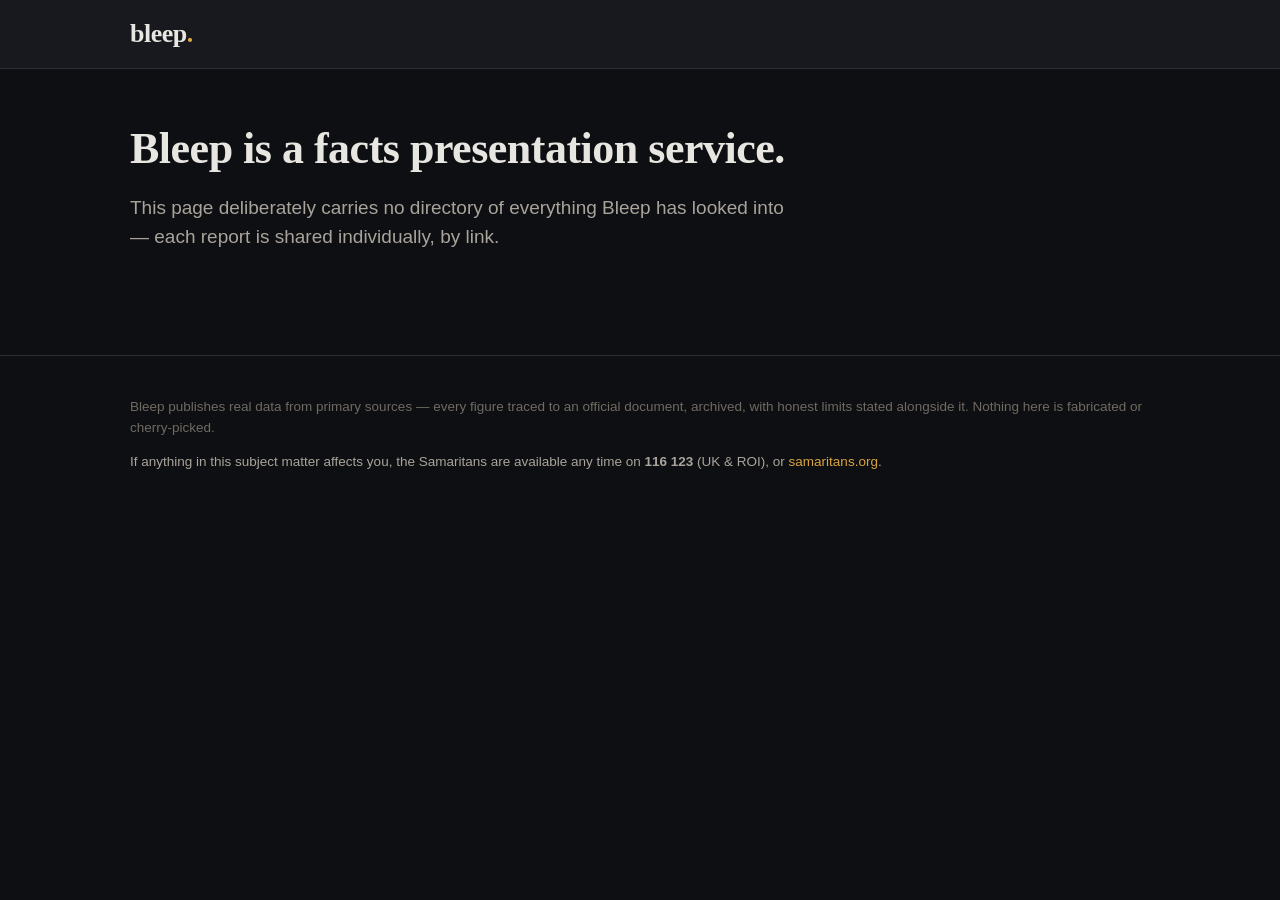
<file: index.html>
<!doctype html>
<html lang="en-GB">
<head>
  <meta charset="utf-8">
  <meta name="viewport" content="width=device-width, initial-scale=1">
  <title>Bleep</title>
  <meta name="description" content="Bleep is a facts presentation service.">
  <link rel="stylesheet" href="/static/bleep.css">
  <link rel="icon" href="data:image/svg+xml,<svg xmlns='http://www.w3.org/2000/svg' viewBox='0 0 100 100'><text y='.9em' font-size='90'>◼</text></svg>">
</head>
<body>
  <header class="masthead">
    <div class="wrap masthead-inner">
      <a class="brand" href="/">bleep<span class="brand-dot">.</span></a>
    </div>
  </header>
  <main class="wrap">
    
<section class="hero">
  <h1>Bleep is a facts presentation service.</h1>
  <p class="lede">This page deliberately carries no directory of everything Bleep has looked into —
  each report is shared individually, by link.</p>
</section>

  </main>
  <footer class="site-footer">
    <div class="wrap">
      <p>Bleep publishes real data from primary sources — every figure traced to an official
      document, archived, with honest limits stated alongside it. Nothing here is fabricated
      or cherry-picked.</p>
      <p class="support-line">If anything in this subject matter affects you, the Samaritans are
      available any time on <strong>116 123</strong> (UK &amp; ROI), or
      <a href="https://www.samaritans.org">samaritans.org</a>.</p>
    </div>
  </footer>
</body>
</html>
</file>
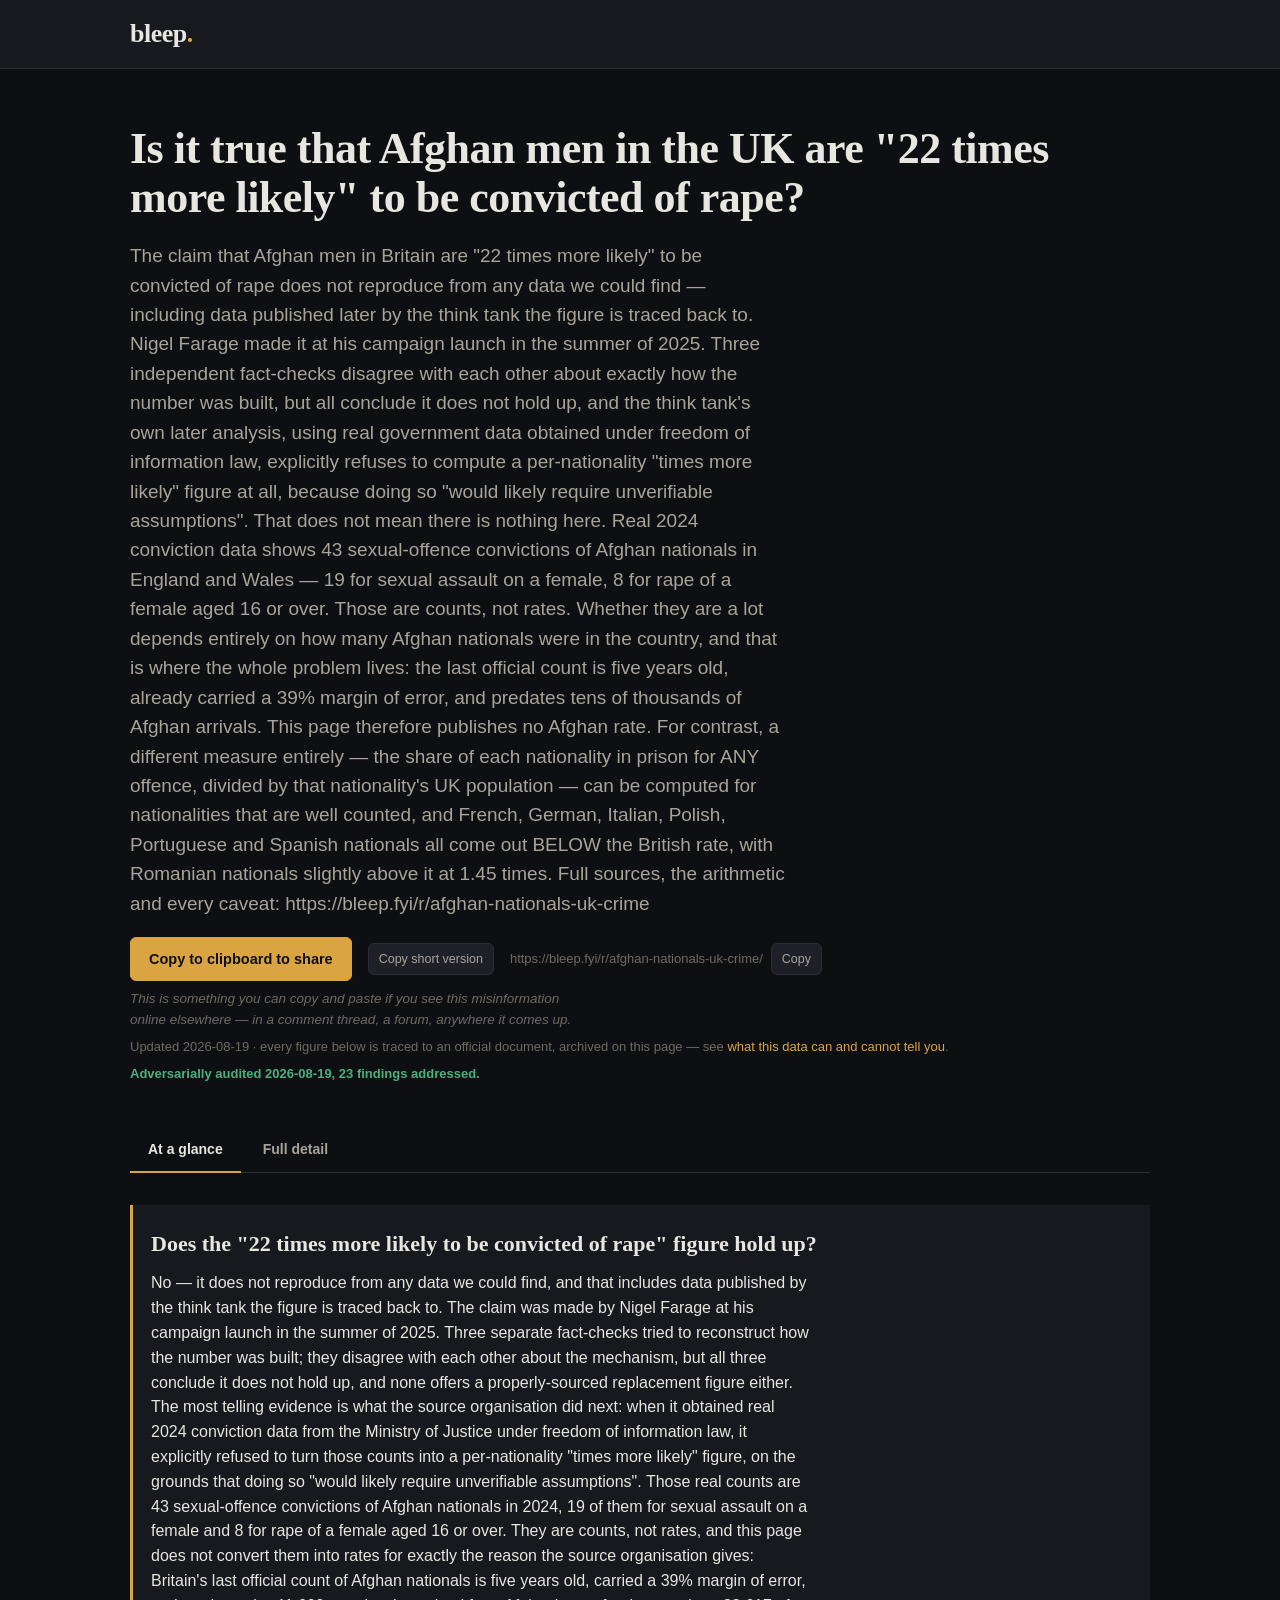
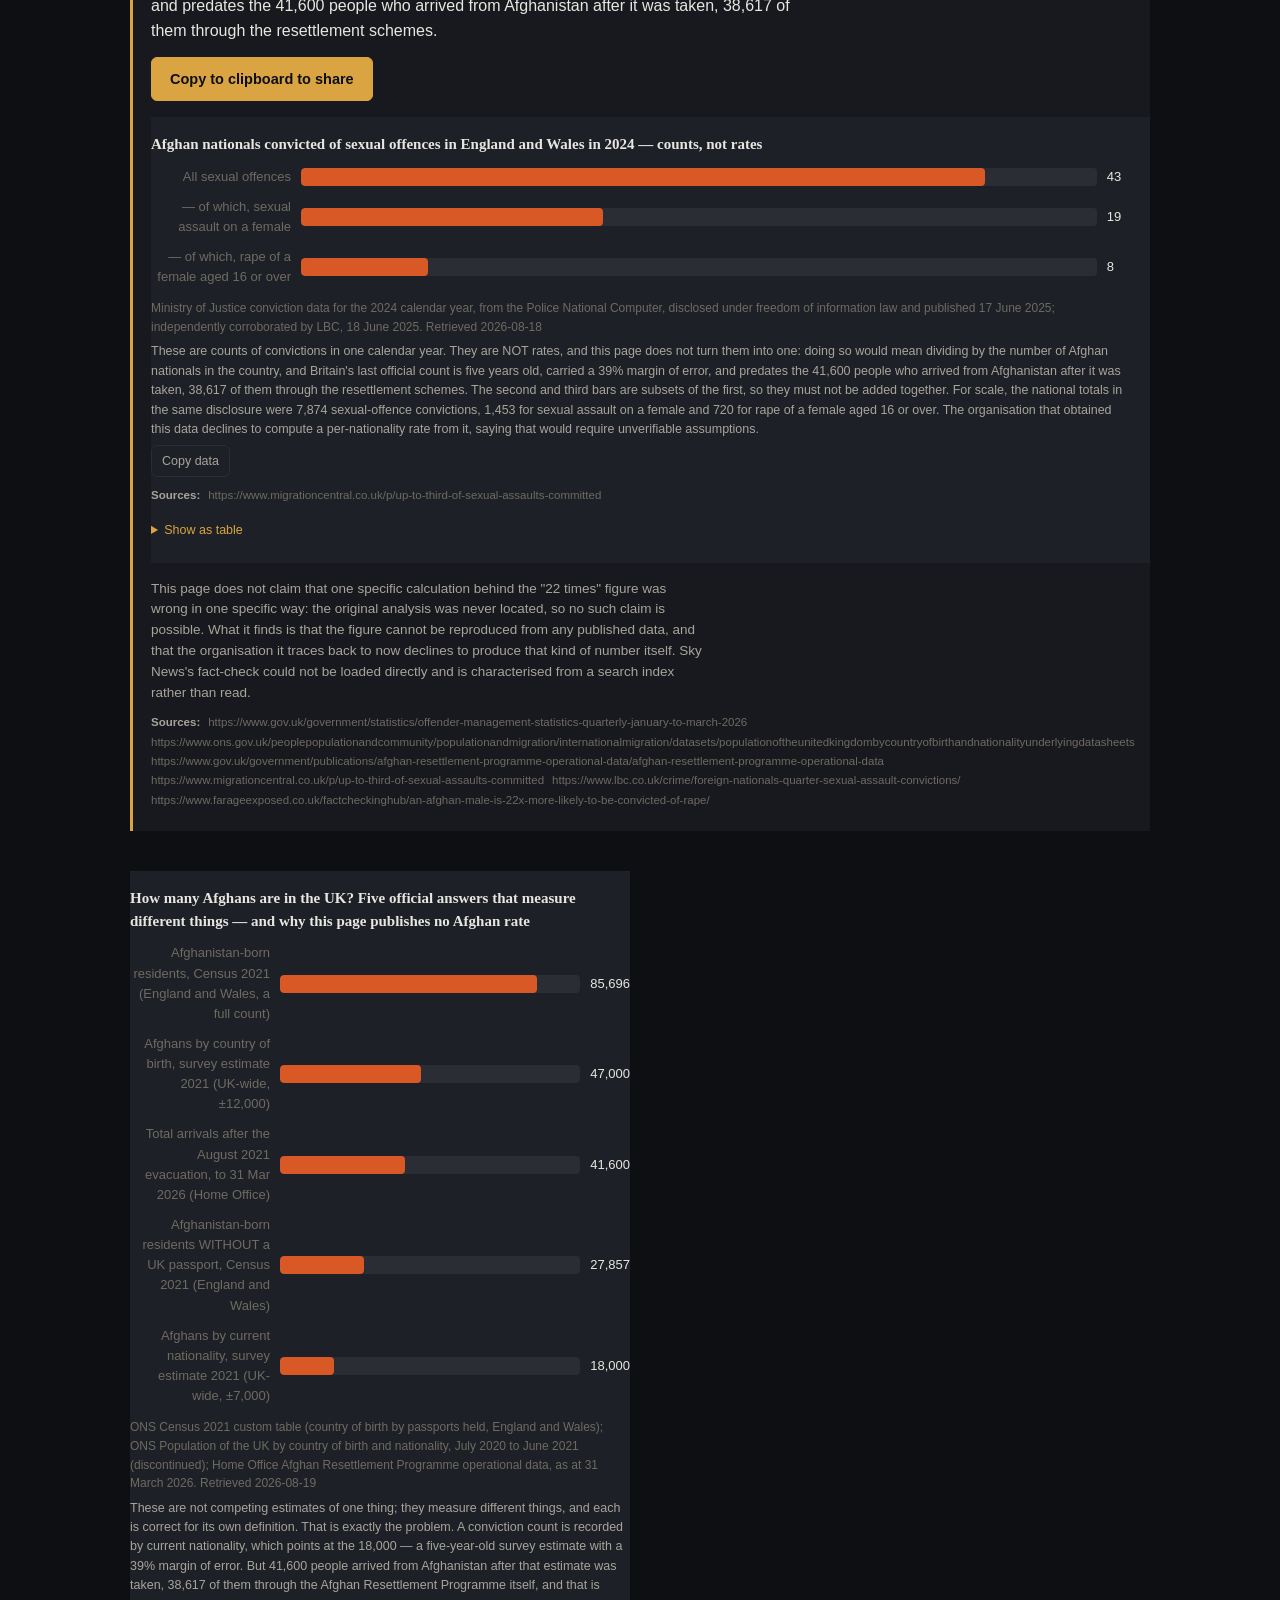
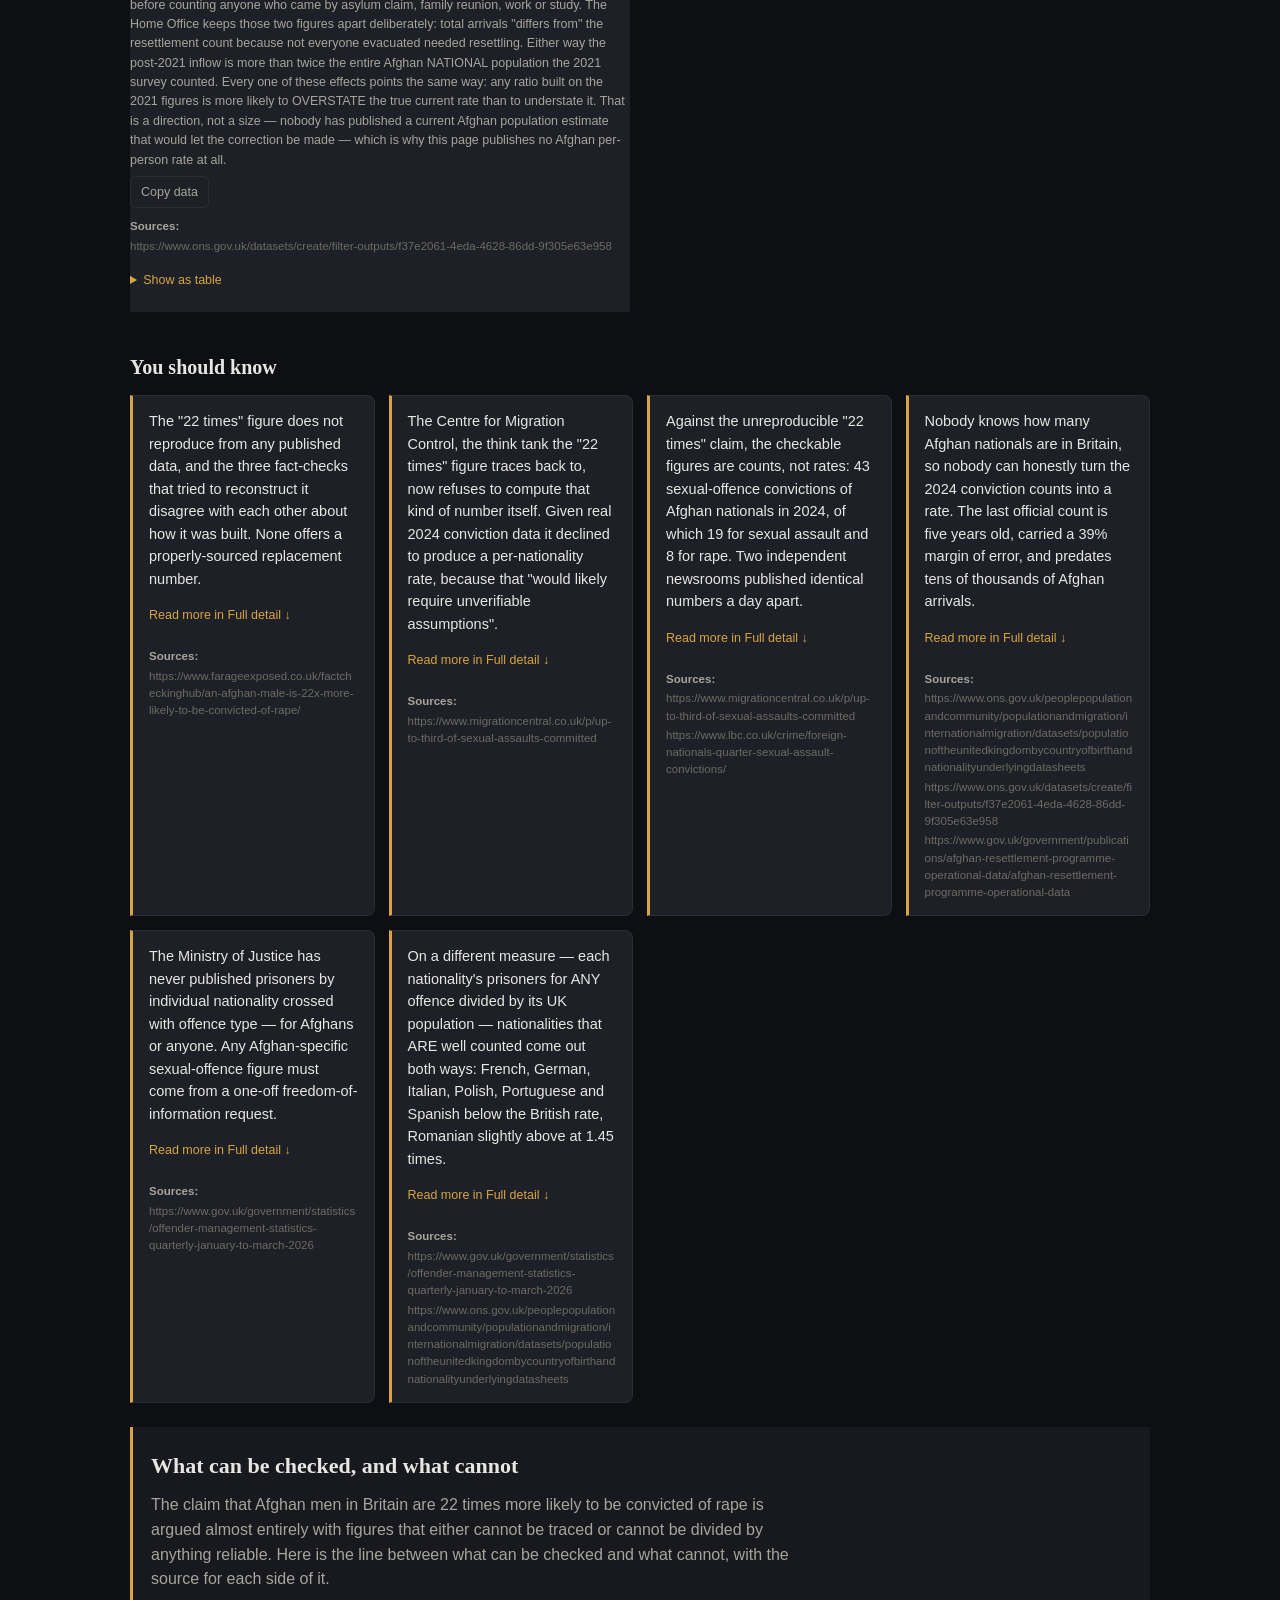
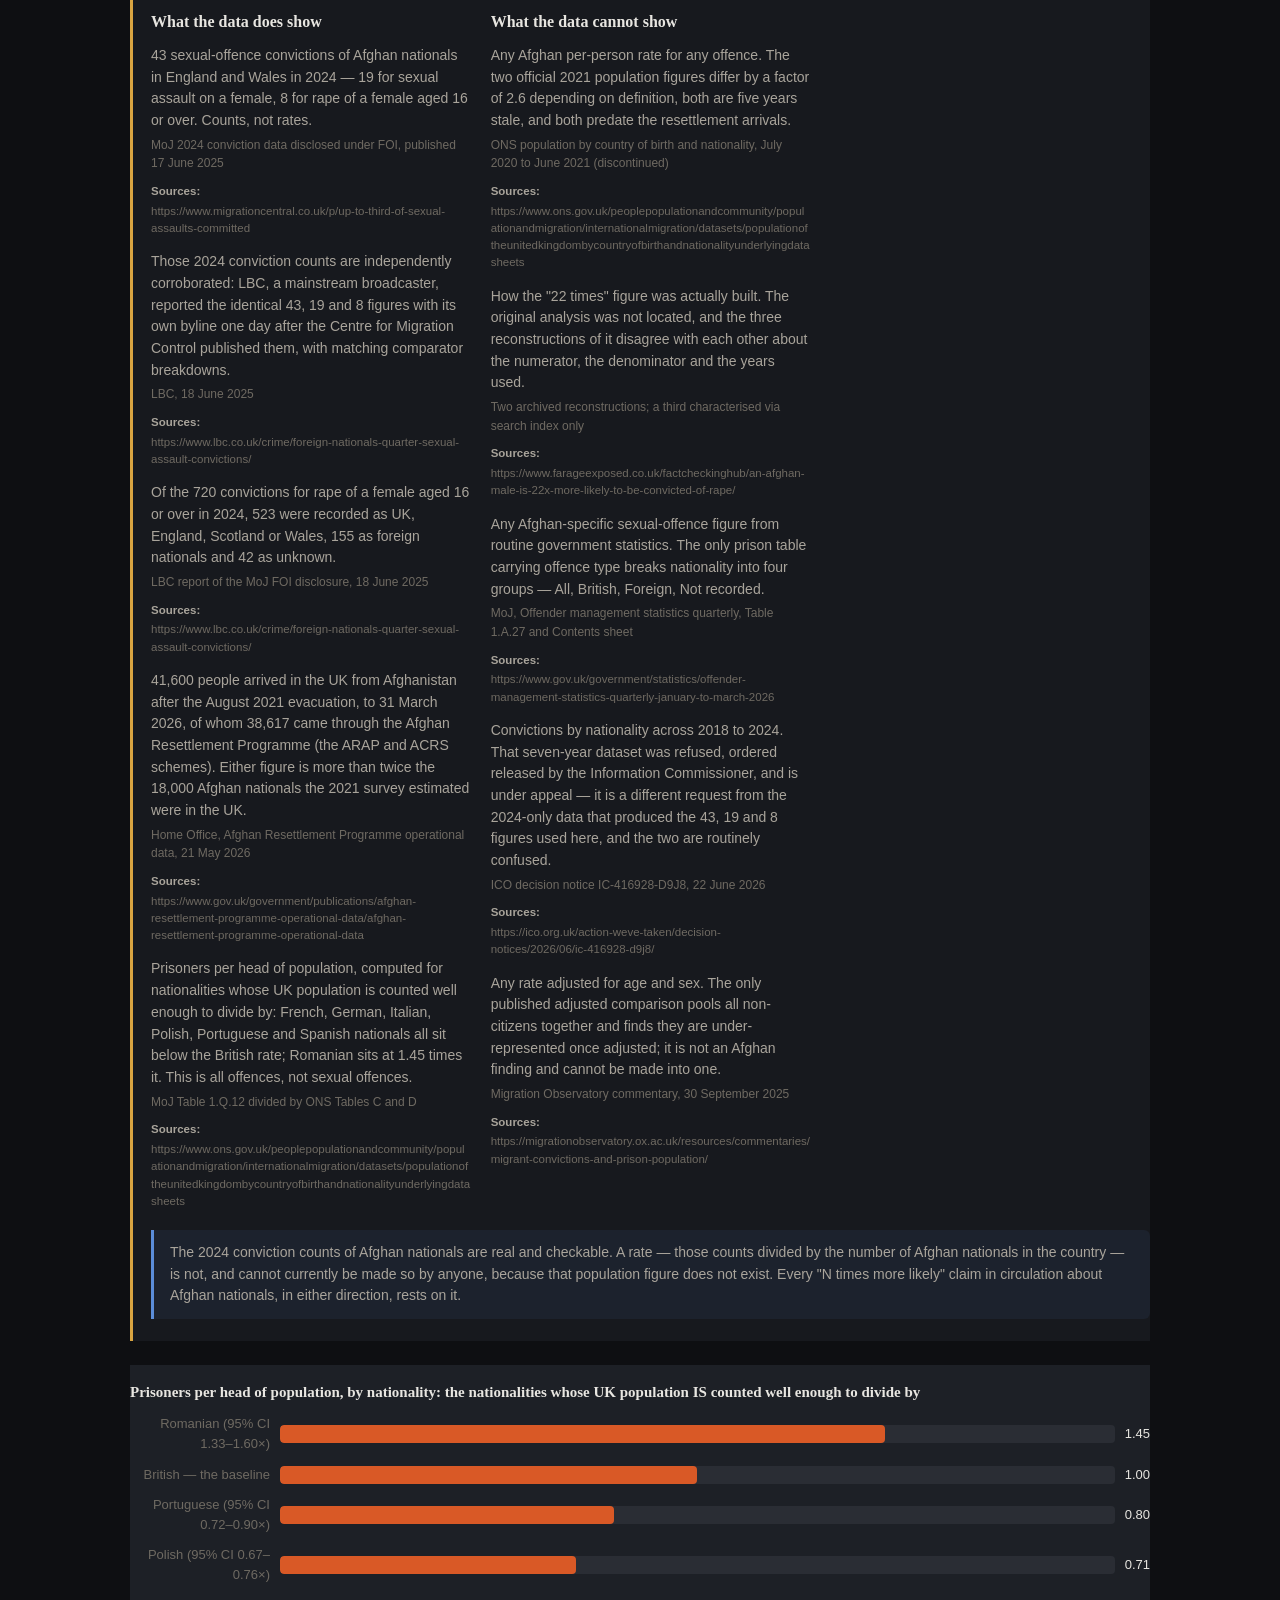
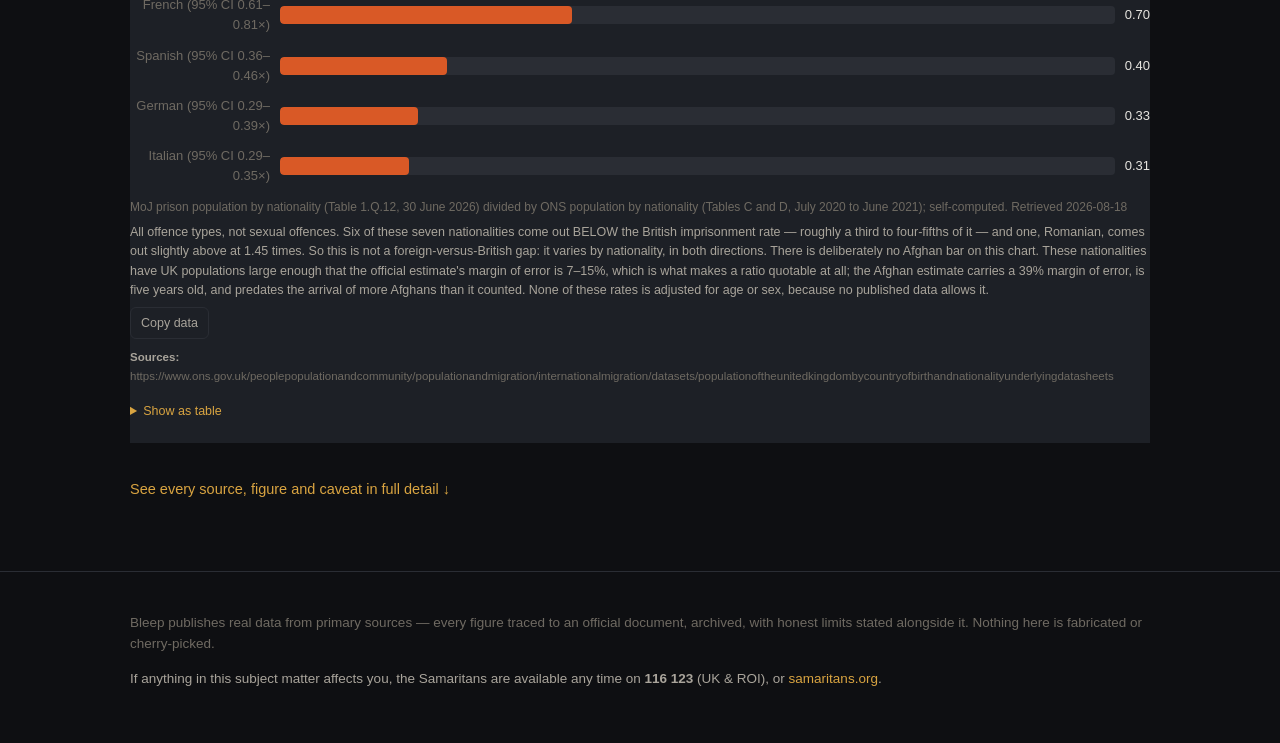
<file: r/afghan-nationals-uk-crime/index.html>
<!doctype html>
<html lang="en-GB">
<head>
  <meta charset="utf-8">
  <meta name="viewport" content="width=device-width, initial-scale=1">
  <title>Bleep — Is it true that Afghan men in the UK are &#34;22 times more likely&#34; to be convicted of rape?</title>
  <meta name="description" content="The &#34;Afghan men are 22 times more likely to be convicted of rape&#34; claim does not reproduce from any published data, and the think tank the figure traces back to now refuses to compute that kind of number itself, saying it would require unverifiable assumptions. Real 2024 government data, obtained under freedom of information law and independently corroborated by a mainstream broadcaster, records 43 sexual-offence convictions of Afghan nationals — 19 for sexual assault, 8 for rape. Those are counts, not rates: Britain&#39;s last official count of Afghan nationals is five years old, carried a 39% margin of error, and predates tens of thousands of Afghan arrivals, so no honest per-person rate can be calculated at all. On a different measure — share of a nationality in prison for ANY offence against that nationality&#39;s UK population — French, German, Italian, Polish, Portuguese and Spanish nationals all come out below the British rate. Full sourced breakdown: https://bleep.fyi/r/afghan-nationals-uk-crime">
  <link rel="stylesheet" href="/static/bleep.css">
  <link rel="icon" href="data:image/svg+xml,<svg xmlns='http://www.w3.org/2000/svg' viewBox='0 0 100 100'><text y='.9em' font-size='90'>◼</text></svg>">
</head>
<body>
  <header class="masthead">
    <div class="wrap masthead-inner">
      <a class="brand" href="/">bleep<span class="brand-dot">.</span></a>
    </div>
  </header>
  <main class="wrap">
    











<section class="hero briefing-hero">
  <h1>Is it true that Afghan men in the UK are &#34;22 times more likely&#34; to be convicted of rape?</h1>
  <p class="lede">The claim that Afghan men in Britain are &#34;22 times more likely&#34; to be convicted of rape does not reproduce from any data we could find — including data published later by the think tank the figure is traced back to. Nigel Farage made it at his campaign launch in the summer of 2025. Three independent fact-checks disagree with each other about exactly how the number was built, but all conclude it does not hold up, and the think tank&#39;s own later analysis, using real government data obtained under freedom of information law, explicitly refuses to compute a per-nationality &#34;times more likely&#34; figure at all, because doing so &#34;would likely require unverifiable assumptions&#34;. That does not mean there is nothing here. Real 2024 conviction data shows 43 sexual-offence convictions of Afghan nationals in England and Wales — 19 for sexual assault on a female, 8 for rape of a female aged 16 or over. Those are counts, not rates. Whether they are a lot depends entirely on how many Afghan nationals were in the country, and that is where the whole problem lives: the last official count is five years old, already carried a 39% margin of error, and predates tens of thousands of Afghan arrivals. This page therefore publishes no Afghan rate. For contrast, a different measure entirely — the share of each nationality in prison for ANY offence, divided by that nationality&#39;s UK population — can be computed for nationalities that are well counted, and French, German, Italian, Polish, Portuguese and Spanish nationals all come out BELOW the British rate, with Romanian nationals slightly above it at 1.45 times. Full sources, the arithmetic and every caveat: https://bleep.fyi/r/afghan-nationals-uk-crime</p>
  <div class="share-block">
    <div class="share-actions">
      <button type="button" class="copy-btn copy-btn-prominent" data-copy="The claim that Afghan men in Britain are &#34;22 times more likely&#34; to be convicted of rape does not reproduce from any data we could find — including data published later by the think tank the figure is traced back to. Nigel Farage made it at his campaign launch in the summer of 2025. Three independent fact-checks disagree with each other about exactly how the number was built, but all conclude it does not hold up, and the think tank&#39;s own later analysis, using real government data obtained under freedom of information law, explicitly refuses to compute a per-nationality &#34;times more likely&#34; figure at all, because doing so &#34;would likely require unverifiable assumptions&#34;. That does not mean there is nothing here. Real 2024 conviction data shows 43 sexual-offence convictions of Afghan nationals in England and Wales — 19 for sexual assault on a female, 8 for rape of a female aged 16 or over. Those are counts, not rates. Whether they are a lot depends entirely on how many Afghan nationals were in the country, and that is where the whole problem lives: the last official count is five years old, already carried a 39% margin of error, and predates tens of thousands of Afghan arrivals. This page therefore publishes no Afghan rate. For contrast, a different measure entirely — the share of each nationality in prison for ANY offence, divided by that nationality&#39;s UK population — can be computed for nationalities that are well counted, and French, German, Italian, Polish, Portuguese and Spanish nationals all come out BELOW the British rate, with Romanian nationals slightly above it at 1.45 times. Full sources, the arithmetic and every caveat: https://bleep.fyi/r/afghan-nationals-uk-crime">Copy to clipboard to share</button>
      <button type="button" class="copy-btn" data-copy="The &#34;Afghan men are 22 times more likely to be convicted of rape&#34; claim does not reproduce from any published data, and the think tank the figure traces back to now refuses to compute that kind of number itself, saying it would require unverifiable assumptions. Real 2024 government data, obtained under freedom of information law and independently corroborated by a mainstream broadcaster, records 43 sexual-offence convictions of Afghan nationals — 19 for sexual assault, 8 for rape. Those are counts, not rates: Britain&#39;s last official count of Afghan nationals is five years old, carried a 39% margin of error, and predates tens of thousands of Afghan arrivals, so no honest per-person rate can be calculated at all. On a different measure — share of a nationality in prison for ANY offence against that nationality&#39;s UK population — French, German, Italian, Polish, Portuguese and Spanish nationals all come out below the British rate. Full sourced breakdown: https://bleep.fyi/r/afghan-nationals-uk-crime">Copy short version</button>
      <span class="page-link">https://bleep.fyi/r/afghan-nationals-uk-crime/ <button type="button" class="copy-btn" data-copy="https://bleep.fyi/r/afghan-nationals-uk-crime/">Copy</button></span>
    </div>
    <p class="share-caption">This is something you can copy and paste if you see this misinformation online elsewhere — in a comment thread, a forum, anywhere it comes up.</p>
    
  </div>
  <p class="briefing-updated">Updated 2026-08-19 · every figure below is traced to an official document, archived on this page — see
  <a href="#limits">what this data can and cannot tell you</a>.</p>
  
  
  <p class="audit-provenance">Adversarially audited 2026-08-19, 23 findings addressed.</p>
  
</section>

<nav class="glance-tabs" aria-label="Briefing view" id="glance-tabs-nav">
  <a href="#glance" id="tab-glance" aria-selected="true">At a glance</a>
  <a href="#detail" id="tab-detail" aria-selected="false">Full detail</a>
</nav>



<section id="glance" class="tab-panel" aria-labelledby="tab-glance">
  
  
  
  

  

  <section class="featured-question" id="afghan-22x-claim" aria-labelledby="afghan-22x-claim-heading">
  <h2 id="afghan-22x-claim-heading">Does the &quot;22 times more likely to be convicted of rape&quot; figure hold up?</h2>
  <p class="featured-answer">No — it does not reproduce from any data we could find, and that includes data published by the think tank the figure is traced back to. The claim was made by Nigel Farage at his campaign launch in the summer of 2025. Three separate fact-checks tried to reconstruct how the number was built; they disagree with each other about the mechanism, but all three conclude it does not hold up, and none offers a properly-sourced replacement figure either. The most telling evidence is what the source organisation did next: when it obtained real 2024 conviction data from the Ministry of Justice under freedom of information law, it explicitly refused to turn those counts into a per-nationality &quot;times more likely&quot; figure, on the grounds that doing so &quot;would likely require unverifiable assumptions&quot;. Those real counts are 43 sexual-offence convictions of Afghan nationals in 2024, 19 of them for sexual assault on a female and 8 for rape of a female aged 16 or over. They are counts, not rates, and this page does not convert them into rates for exactly the reason the source organisation gives: Britain&#39;s last official count of Afghan nationals is five years old, carried a 39% margin of error, and predates the 41,600 people who arrived from Afghanistan after it was taken, 38,617 of them through the resettlement schemes.</p>
  <button type="button" class="copy-btn copy-btn-prominent" data-copy="The &quot;an Afghan male is 22 times more likely to be convicted of rape&quot; claim does not reproduce from any published data. Three separate fact-checks disagree about how the number was built, but all three conclude it does not hold up — and the think tank the figure is traced to now explicitly refuses to compute that kind of per-nationality figure itself, saying it would require unverifiable assumptions. The real 2024 government data, obtained under freedom of information law and independently corroborated by LBC, records 43 sexual-offence convictions of Afghan nationals: 19 for sexual assault, 8 for rape. Those are counts, not rates. Britain&#39;s last official count of Afghan nationals is five years old, carried a 39% margin of error, and predates the 41,600 people who arrived from Afghanistan after it was taken, 38,617 of them through the resettlement schemes — so no honest per-person rate can be calculated by anyone. Sources and archived copies of every document: https://bleep.fyi/r/afghan-nationals-uk-crime">Copy to clipboard to share</button>
  <figure class="chart" id="chart-afghan-2024-sexual-offence-convictions">
  <figcaption class="chart-title">Afghan nationals convicted of sexual offences in England and Wales in 2024 — counts, not rates</figcaption>
  <div class="chart-svg-wrap"><div class="ranked-rows" role="img" aria-label="Afghan nationals convicted of sexual offences in England and Wales in 2024 — counts, not rates"><div class="ranked-row"><span class="ranked-label">All sexual offences</span><div class="ranked-track"><div class="ranked-fill" style="width:86.00%;background:#d95926"></div></div><span class="ranked-value">43</span></div><div class="ranked-row"><span class="ranked-label">— of which, sexual assault on a female</span><div class="ranked-track"><div class="ranked-fill" style="width:38.00%;background:#d95926"></div></div><span class="ranked-value">19</span></div><div class="ranked-row"><span class="ranked-label">— of which, rape of a female aged 16 or over</span><div class="ranked-track"><div class="ranked-fill" style="width:16.00%;background:#d95926"></div></div><span class="ranked-value">8</span></div></div></div>
  <div class="chart-foot">
    <p class="chart-source">Ministry of Justice conviction data for the 2024 calendar year, from the Police National Computer, disclosed under freedom of information law and published 17 June 2025; independently corroborated by LBC, 18 June 2025. Retrieved 2026-08-18</p>
    <p class="chart-note">These are counts of convictions in one calendar year. They are NOT rates, and this page does not turn them into one: doing so would mean dividing by the number of Afghan nationals in the country, and Britain&#39;s last official count is five years old, carried a 39% margin of error, and predates the 41,600 people who arrived from Afghanistan after it was taken, 38,617 of them through the resettlement schemes. The second and third bars are subsets of the first, so they must not be added together. For scale, the national totals in the same disclosure were 7,874 sexual-offence convictions, 1,453 for sexual assault on a female and 720 for rape of a female aged 16 or over. The organisation that obtained this data declines to compute a per-nationality rate from it, saying that would require unverifiable assumptions.</p>
    <button type="button" class="copy-btn" data-copy="Afghan nationals convicted of sexual offences in England and Wales in 2024 — counts, not rates
All sexual offences: 43 convictions in 2024
— of which, sexual assault on a female: 19 convictions in 2024
— of which, rape of a female aged 16 or over: 8 convictions in 2024

Source: Ministry of Justice conviction data for the 2024 calendar year, from the Police National Computer, disclosed under freedom of information law and published 17 June 2025; independently corroborated by LBC, 18 June 2025. Retrieved 2026-08-18">Copy data</button>
  </div>
  <div class="card-source-links"><span class="card-source-label">Sources:</span><a href="https://www.migrationcentral.co.uk/p/up-to-third-of-sexual-assaults-committed" rel="noopener">https://www.migrationcentral.co.uk/p/up-to-third-of-sexual-assaults-committed</a></div>
  <details class="chart-table"><summary>Show as table</summary><table><thead><tr><th>Offence</th><th>convictions in 2024</th></tr></thead><tbody><tr><td>All sexual offences</td><td>43 convictions in 2024</td></tr><tr><td>— of which, sexual assault on a female</td><td>19 convictions in 2024</td></tr><tr><td>— of which, rape of a female aged 16 or over</td><td>8 convictions in 2024</td></tr></tbody></table></details>
</figure>
  <p class="featured-limits">This page does not claim that one specific calculation behind the &quot;22 times&quot; figure was wrong in one specific way: the original analysis was never located, so no such claim is possible. What it finds is that the figure cannot be reproduced from any published data, and that the organisation it traces back to now declines to produce that kind of number itself. Sky News&#39;s fact-check could not be loaded directly and is characterised from a search index rather than read.</p>
  <div class="card-source-links"><span class="card-source-label">Sources:</span><a href="https://www.gov.uk/government/statistics/offender-management-statistics-quarterly-january-to-march-2026" rel="noopener">https://www.gov.uk/government/statistics/offender-management-statistics-quarterly-january-to-march-2026</a><a href="https://www.ons.gov.uk/peoplepopulationandcommunity/populationandmigration/internationalmigration/datasets/populationoftheunitedkingdombycountryofbirthandnationalityunderlyingdatasheets" rel="noopener">https://www.ons.gov.uk/peoplepopulationandcommunity/populationandmigration/internationalmigration/datasets/populationoftheunitedkingdombycountryofbirthandnationalityunderlyingdatasheets</a><a href="https://www.gov.uk/government/publications/afghan-resettlement-programme-operational-data/afghan-resettlement-programme-operational-data" rel="noopener">https://www.gov.uk/government/publications/afghan-resettlement-programme-operational-data/afghan-resettlement-programme-operational-data</a><a href="https://www.migrationcentral.co.uk/p/up-to-third-of-sexual-assaults-committed" rel="noopener">https://www.migrationcentral.co.uk/p/up-to-third-of-sexual-assaults-committed</a><a href="https://www.lbc.co.uk/crime/foreign-nationals-quarter-sexual-assault-convictions/" rel="noopener">https://www.lbc.co.uk/crime/foreign-nationals-quarter-sexual-assault-convictions/</a><a href="https://www.farageexposed.co.uk/factcheckinghub/an-afghan-male-is-22x-more-likely-to-be-convicted-of-rape/" rel="noopener">https://www.farageexposed.co.uk/factcheckinghub/an-afghan-male-is-22x-more-likely-to-be-convicted-of-rape/</a></div>
</section>

  <div class="glance-grid">
    
    
    
    
    <figure class="chart" id="chart-afghan-population-denominator-fork">
  <figcaption class="chart-title">How many Afghans are in the UK? Five official answers that measure different things — and why this page publishes no Afghan rate</figcaption>
  <div class="chart-svg-wrap"><div class="ranked-rows" role="img" aria-label="How many Afghans are in the UK? Five official answers that measure different things — and why this page publishes no Afghan rate"><div class="ranked-row"><span class="ranked-label">Afghanistan-born residents, Census 2021 (England and Wales, a full count)</span><div class="ranked-track"><div class="ranked-fill" style="width:85.70%;background:#d95926"></div></div><span class="ranked-value">85,696</span></div><div class="ranked-row"><span class="ranked-label">Afghans by country of birth, survey estimate 2021 (UK-wide, ±12,000)</span><div class="ranked-track"><div class="ranked-fill" style="width:47.00%;background:#d95926"></div></div><span class="ranked-value">47,000</span></div><div class="ranked-row"><span class="ranked-label">Total arrivals after the August 2021 evacuation, to 31 Mar 2026 (Home Office)</span><div class="ranked-track"><div class="ranked-fill" style="width:41.60%;background:#d95926"></div></div><span class="ranked-value">41,600</span></div><div class="ranked-row"><span class="ranked-label">Afghanistan-born residents WITHOUT a UK passport, Census 2021 (England and Wales)</span><div class="ranked-track"><div class="ranked-fill" style="width:27.86%;background:#d95926"></div></div><span class="ranked-value">27,857</span></div><div class="ranked-row"><span class="ranked-label">Afghans by current nationality, survey estimate 2021 (UK-wide, ±7,000)</span><div class="ranked-track"><div class="ranked-fill" style="width:18.00%;background:#d95926"></div></div><span class="ranked-value">18,000</span></div></div></div>
  <div class="chart-foot">
    <p class="chart-source">ONS Census 2021 custom table (country of birth by passports held, England and Wales); ONS Population of the UK by country of birth and nationality, July 2020 to June 2021 (discontinued); Home Office Afghan Resettlement Programme operational data, as at 31 March 2026. Retrieved 2026-08-19</p>
    <p class="chart-note">These are not competing estimates of one thing; they measure different things, and each is correct for its own definition. That is exactly the problem. A conviction count is recorded by current nationality, which points at the 18,000 — a five-year-old survey estimate with a 39% margin of error. But 41,600 people arrived from Afghanistan after that estimate was taken, 38,617 of them through the Afghan Resettlement Programme itself, and that is before counting anyone who came by asylum claim, family reunion, work or study. The Home Office keeps those two figures apart deliberately: total arrivals &quot;differs from&quot; the resettlement count because not everyone evacuated needed resettling. Either way the post-2021 inflow is more than twice the entire Afghan NATIONAL population the 2021 survey counted. Every one of these effects points the same way: any ratio built on the 2021 figures is more likely to OVERSTATE the true current rate than to understate it. That is a direction, not a size — nobody has published a current Afghan population estimate that would let the correction be made — which is why this page publishes no Afghan per-person rate at all.</p>
    <button type="button" class="copy-btn" data-copy="How many Afghans are in the UK? Five official answers that measure different things — and why this page publishes no Afghan rate
Afghanistan-born residents, Census 2021 (England and Wales, a full count): 85,696 people
Afghans by country of birth, survey estimate 2021 (UK-wide, ±12,000): 47,000 people
Total arrivals after the August 2021 evacuation, to 31 Mar 2026 (Home Office): 41,600 people
Afghanistan-born residents WITHOUT a UK passport, Census 2021 (England and Wales): 27,857 people
Afghans by current nationality, survey estimate 2021 (UK-wide, ±7,000): 18,000 people

Source: ONS Census 2021 custom table (country of birth by passports held, England and Wales); ONS Population of the UK by country of birth and nationality, July 2020 to June 2021 (discontinued); Home Office Afghan Resettlement Programme operational data, as at 31 March 2026. Retrieved 2026-08-19">Copy data</button>
  </div>
  <div class="card-source-links"><span class="card-source-label">Sources:</span><a href="https://www.ons.gov.uk/datasets/create/filter-outputs/f37e2061-4eda-4628-86dd-9f305e63e958" rel="noopener">https://www.ons.gov.uk/datasets/create/filter-outputs/f37e2061-4eda-4628-86dd-9f305e63e958</a></div>
  <details class="chart-table"><summary>Show as table</summary><table><thead><tr><th>Official figure</th><th>people</th></tr></thead><tbody><tr><td>Afghanistan-born residents, Census 2021 (England and Wales, a full count)</td><td>85,696 people</td></tr><tr><td>Afghans by country of birth, survey estimate 2021 (UK-wide, ±12,000)</td><td>47,000 people</td></tr><tr><td>Total arrivals after the August 2021 evacuation, to 31 Mar 2026 (Home Office)</td><td>41,600 people</td></tr><tr><td>Afghanistan-born residents WITHOUT a UK passport, Census 2021 (England and Wales)</td><td>27,857 people</td></tr><tr><td>Afghans by current nationality, survey estimate 2021 (UK-wide, ±7,000)</td><td>18,000 people</td></tr></tbody></table></details>
</figure>
    
    
  </div>

  <section class="ysk-panel" aria-labelledby="ysk-heading">
  <h2 id="ysk-heading">You should know</h2>
  <div class="ysk-grid"><div class="ysk-card"><p class="ysk-text">The &quot;22 times&quot; figure does not reproduce from any published data, and the three fact-checks that tried to reconstruct it disagree with each other about how it was built. None offers a properly-sourced replacement number.</p><a class="ysk-jump" href="#s9">Read more in Full detail ↓</a><div class="card-source-links"><span class="card-source-label">Sources:</span><a href="https://www.farageexposed.co.uk/factcheckinghub/an-afghan-male-is-22x-more-likely-to-be-convicted-of-rape/" rel="noopener">https://www.farageexposed.co.uk/factcheckinghub/an-afghan-male-is-22x-more-likely-to-be-convicted-of-rape/</a></div></div><div class="ysk-card"><p class="ysk-text">The Centre for Migration Control, the think tank the &quot;22 times&quot; figure traces back to, now refuses to compute that kind of number itself. Given real 2024 conviction data it declined to produce a per-nationality rate, because that &quot;would likely require unverifiable assumptions&quot;.</p><a class="ysk-jump" href="#s5">Read more in Full detail ↓</a><div class="card-source-links"><span class="card-source-label">Sources:</span><a href="https://www.migrationcentral.co.uk/p/up-to-third-of-sexual-assaults-committed" rel="noopener">https://www.migrationcentral.co.uk/p/up-to-third-of-sexual-assaults-committed</a></div></div><div class="ysk-card"><p class="ysk-text">Against the unreproducible &quot;22 times&quot; claim, the checkable figures are counts, not rates: 43 sexual-offence convictions of Afghan nationals in 2024, of which 19 for sexual assault and 8 for rape. Two independent newsrooms published identical numbers a day apart.</p><a class="ysk-jump" href="#s5">Read more in Full detail ↓</a><div class="card-source-links"><span class="card-source-label">Sources:</span><a href="https://www.migrationcentral.co.uk/p/up-to-third-of-sexual-assaults-committed" rel="noopener">https://www.migrationcentral.co.uk/p/up-to-third-of-sexual-assaults-committed</a><a href="https://www.lbc.co.uk/crime/foreign-nationals-quarter-sexual-assault-convictions/" rel="noopener">https://www.lbc.co.uk/crime/foreign-nationals-quarter-sexual-assault-convictions/</a></div></div><div class="ysk-card"><p class="ysk-text">Nobody knows how many Afghan nationals are in Britain, so nobody can honestly turn the 2024 conviction counts into a rate. The last official count is five years old, carried a 39% margin of error, and predates tens of thousands of Afghan arrivals.</p><a class="ysk-jump" href="#s4">Read more in Full detail ↓</a><div class="card-source-links"><span class="card-source-label">Sources:</span><a href="https://www.ons.gov.uk/peoplepopulationandcommunity/populationandmigration/internationalmigration/datasets/populationoftheunitedkingdombycountryofbirthandnationalityunderlyingdatasheets" rel="noopener">https://www.ons.gov.uk/peoplepopulationandcommunity/populationandmigration/internationalmigration/datasets/populationoftheunitedkingdombycountryofbirthandnationalityunderlyingdatasheets</a><a href="https://www.ons.gov.uk/datasets/create/filter-outputs/f37e2061-4eda-4628-86dd-9f305e63e958" rel="noopener">https://www.ons.gov.uk/datasets/create/filter-outputs/f37e2061-4eda-4628-86dd-9f305e63e958</a><a href="https://www.gov.uk/government/publications/afghan-resettlement-programme-operational-data/afghan-resettlement-programme-operational-data" rel="noopener">https://www.gov.uk/government/publications/afghan-resettlement-programme-operational-data/afghan-resettlement-programme-operational-data</a></div></div><div class="ysk-card"><p class="ysk-text">The Ministry of Justice has never published prisoners by individual nationality crossed with offence type — for Afghans or anyone. Any Afghan-specific sexual-offence figure must come from a one-off freedom-of-information request.</p><a class="ysk-jump" href="#s1">Read more in Full detail ↓</a><div class="card-source-links"><span class="card-source-label">Sources:</span><a href="https://www.gov.uk/government/statistics/offender-management-statistics-quarterly-january-to-march-2026" rel="noopener">https://www.gov.uk/government/statistics/offender-management-statistics-quarterly-january-to-march-2026</a></div></div><div class="ysk-card"><p class="ysk-text">On a different measure — each nationality&#39;s prisoners for ANY offence divided by its UK population — nationalities that ARE well counted come out both ways: French, German, Italian, Polish, Portuguese and Spanish below the British rate, Romanian slightly above at 1.45 times.</p><a class="ysk-jump" href="#s2">Read more in Full detail ↓</a><div class="card-source-links"><span class="card-source-label">Sources:</span><a href="https://www.gov.uk/government/statistics/offender-management-statistics-quarterly-january-to-march-2026" rel="noopener">https://www.gov.uk/government/statistics/offender-management-statistics-quarterly-january-to-march-2026</a><a href="https://www.ons.gov.uk/peoplepopulationandcommunity/populationandmigration/internationalmigration/datasets/populationoftheunitedkingdombycountryofbirthandnationalityunderlyingdatasheets" rel="noopener">https://www.ons.gov.uk/peoplepopulationandcommunity/populationandmigration/internationalmigration/datasets/populationoftheunitedkingdombycountryofbirthandnationalityunderlyingdatasheets</a></div></div></div>
</section>

  <section class="evidence-panel" aria-labelledby="evidence-heading">
  <h2 id="evidence-heading">What can be checked, and what cannot</h2>
  <p class="evidence-intro">The claim that Afghan men in Britain are 22 times more likely to be convicted of rape is argued almost entirely with figures that either cannot be traced or cannot be divided by anything reliable. Here is the line between what can be checked and what cannot, with the source for each side of it.</p>
  <div class="evidence-columns"><div class="evidence-col"><h3>What the data does show</h3><ul><li><p>43 sexual-offence convictions of Afghan nationals in England and Wales in 2024 — 19 for sexual assault on a female, 8 for rape of a female aged 16 or over. Counts, not rates.</p><p class="evidence-source">MoJ 2024 conviction data disclosed under FOI, published 17 June 2025</p><div class="card-source-links"><span class="card-source-label">Sources:</span><a href="https://www.migrationcentral.co.uk/p/up-to-third-of-sexual-assaults-committed" rel="noopener">https://www.migrationcentral.co.uk/p/up-to-third-of-sexual-assaults-committed</a></div></li><li><p>Those 2024 conviction counts are independently corroborated: LBC, a mainstream broadcaster, reported the identical 43, 19 and 8 figures with its own byline one day after the Centre for Migration Control published them, with matching comparator breakdowns.</p><p class="evidence-source">LBC, 18 June 2025</p><div class="card-source-links"><span class="card-source-label">Sources:</span><a href="https://www.lbc.co.uk/crime/foreign-nationals-quarter-sexual-assault-convictions/" rel="noopener">https://www.lbc.co.uk/crime/foreign-nationals-quarter-sexual-assault-convictions/</a></div></li><li><p>Of the 720 convictions for rape of a female aged 16 or over in 2024, 523 were recorded as UK, England, Scotland or Wales, 155 as foreign nationals and 42 as unknown.</p><p class="evidence-source">LBC report of the MoJ FOI disclosure, 18 June 2025</p><div class="card-source-links"><span class="card-source-label">Sources:</span><a href="https://www.lbc.co.uk/crime/foreign-nationals-quarter-sexual-assault-convictions/" rel="noopener">https://www.lbc.co.uk/crime/foreign-nationals-quarter-sexual-assault-convictions/</a></div></li><li><p>41,600 people arrived in the UK from Afghanistan after the August 2021 evacuation, to 31 March 2026, of whom 38,617 came through the Afghan Resettlement Programme (the ARAP and ACRS schemes). Either figure is more than twice the 18,000 Afghan nationals the 2021 survey estimated were in the UK.</p><p class="evidence-source">Home Office, Afghan Resettlement Programme operational data, 21 May 2026</p><div class="card-source-links"><span class="card-source-label">Sources:</span><a href="https://www.gov.uk/government/publications/afghan-resettlement-programme-operational-data/afghan-resettlement-programme-operational-data" rel="noopener">https://www.gov.uk/government/publications/afghan-resettlement-programme-operational-data/afghan-resettlement-programme-operational-data</a></div></li><li><p>Prisoners per head of population, computed for nationalities whose UK population is counted well enough to divide by: French, German, Italian, Polish, Portuguese and Spanish nationals all sit below the British rate; Romanian sits at 1.45 times it. This is all offences, not sexual offences.</p><p class="evidence-source">MoJ Table 1.Q.12 divided by ONS Tables C and D</p><div class="card-source-links"><span class="card-source-label">Sources:</span><a href="https://www.ons.gov.uk/peoplepopulationandcommunity/populationandmigration/internationalmigration/datasets/populationoftheunitedkingdombycountryofbirthandnationalityunderlyingdatasheets" rel="noopener">https://www.ons.gov.uk/peoplepopulationandcommunity/populationandmigration/internationalmigration/datasets/populationoftheunitedkingdombycountryofbirthandnationalityunderlyingdatasheets</a></div></li></ul></div><div class="evidence-col"><h3>What the data cannot show</h3><ul><li><p>Any Afghan per-person rate for any offence. The two official 2021 population figures differ by a factor of 2.6 depending on definition, both are five years stale, and both predate the resettlement arrivals.</p><p class="evidence-source">ONS population by country of birth and nationality, July 2020 to June 2021 (discontinued)</p><div class="card-source-links"><span class="card-source-label">Sources:</span><a href="https://www.ons.gov.uk/peoplepopulationandcommunity/populationandmigration/internationalmigration/datasets/populationoftheunitedkingdombycountryofbirthandnationalityunderlyingdatasheets" rel="noopener">https://www.ons.gov.uk/peoplepopulationandcommunity/populationandmigration/internationalmigration/datasets/populationoftheunitedkingdombycountryofbirthandnationalityunderlyingdatasheets</a></div></li><li><p>How the &quot;22 times&quot; figure was actually built. The original analysis was not located, and the three reconstructions of it disagree with each other about the numerator, the denominator and the years used.</p><p class="evidence-source">Two archived reconstructions; a third characterised via search index only</p><div class="card-source-links"><span class="card-source-label">Sources:</span><a href="https://www.farageexposed.co.uk/factcheckinghub/an-afghan-male-is-22x-more-likely-to-be-convicted-of-rape/" rel="noopener">https://www.farageexposed.co.uk/factcheckinghub/an-afghan-male-is-22x-more-likely-to-be-convicted-of-rape/</a></div></li><li><p>Any Afghan-specific sexual-offence figure from routine government statistics. The only prison table carrying offence type breaks nationality into four groups — All, British, Foreign, Not recorded.</p><p class="evidence-source">MoJ, Offender management statistics quarterly, Table 1.A.27 and Contents sheet</p><div class="card-source-links"><span class="card-source-label">Sources:</span><a href="https://www.gov.uk/government/statistics/offender-management-statistics-quarterly-january-to-march-2026" rel="noopener">https://www.gov.uk/government/statistics/offender-management-statistics-quarterly-january-to-march-2026</a></div></li><li><p>Convictions by nationality across 2018 to 2024. That seven-year dataset was refused, ordered released by the Information Commissioner, and is under appeal — it is a different request from the 2024-only data that produced the 43, 19 and 8 figures used here, and the two are routinely confused.</p><p class="evidence-source">ICO decision notice IC-416928-D9J8, 22 June 2026</p><div class="card-source-links"><span class="card-source-label">Sources:</span><a href="https://ico.org.uk/action-weve-taken/decision-notices/2026/06/ic-416928-d9j8/" rel="noopener">https://ico.org.uk/action-weve-taken/decision-notices/2026/06/ic-416928-d9j8/</a></div></li><li><p>Any rate adjusted for age and sex. The only published adjusted comparison pools all non-citizens together and finds they are under-represented once adjusted; it is not an Afghan finding and cannot be made into one.</p><p class="evidence-source">Migration Observatory commentary, 30 September 2025</p><div class="card-source-links"><span class="card-source-label">Sources:</span><a href="https://migrationobservatory.ox.ac.uk/resources/commentaries/migrant-convictions-and-prison-population/" rel="noopener">https://migrationobservatory.ox.ac.uk/resources/commentaries/migrant-convictions-and-prison-population/</a></div></li></ul></div></div>
  <p class="evidence-gap">The 2024 conviction counts of Afghan nationals are real and checkable. A rate — those counts divided by the number of Afghan nationals in the country — is not, and cannot currently be made so by anyone, because that population figure does not exist. Every &quot;N times more likely&quot; claim in circulation about Afghan nationals, in either direction, rests on it.</p>
</section>

  
  
  <figure class="chart" id="chart-nationality-imprisonment-rates">
  <figcaption class="chart-title">Prisoners per head of population, by nationality: the nationalities whose UK population IS counted well enough to divide by</figcaption>
  <div class="chart-svg-wrap"><div class="ranked-rows" role="img" aria-label="Prisoners per head of population, by nationality: the nationalities whose UK population IS counted well enough to divide by"><div class="ranked-row"><span class="ranked-label">Romanian (95% CI 1.33–1.60×)</span><div class="ranked-track"><div class="ranked-fill" style="width:72.50%;background:#d95926"></div></div><span class="ranked-value">1.45</span></div><div class="ranked-row"><span class="ranked-label">British — the baseline</span><div class="ranked-track"><div class="ranked-fill" style="width:50.00%;background:#d95926"></div></div><span class="ranked-value">1.00</span></div><div class="ranked-row"><span class="ranked-label">Portuguese (95% CI 0.72–0.90×)</span><div class="ranked-track"><div class="ranked-fill" style="width:40.00%;background:#d95926"></div></div><span class="ranked-value">0.80</span></div><div class="ranked-row"><span class="ranked-label">Polish (95% CI 0.67–0.76×)</span><div class="ranked-track"><div class="ranked-fill" style="width:35.50%;background:#d95926"></div></div><span class="ranked-value">0.71</span></div><div class="ranked-row"><span class="ranked-label">French (95% CI 0.61–0.81×)</span><div class="ranked-track"><div class="ranked-fill" style="width:35.00%;background:#d95926"></div></div><span class="ranked-value">0.70</span></div><div class="ranked-row"><span class="ranked-label">Spanish (95% CI 0.36–0.46×)</span><div class="ranked-track"><div class="ranked-fill" style="width:20.00%;background:#d95926"></div></div><span class="ranked-value">0.40</span></div><div class="ranked-row"><span class="ranked-label">German (95% CI 0.29–0.39×)</span><div class="ranked-track"><div class="ranked-fill" style="width:16.50%;background:#d95926"></div></div><span class="ranked-value">0.33</span></div><div class="ranked-row"><span class="ranked-label">Italian (95% CI 0.29–0.35×)</span><div class="ranked-track"><div class="ranked-fill" style="width:15.50%;background:#d95926"></div></div><span class="ranked-value">0.31</span></div></div></div>
  <div class="chart-foot">
    <p class="chart-source">MoJ prison population by nationality (Table 1.Q.12, 30 June 2026) divided by ONS population by nationality (Tables C and D, July 2020 to June 2021); self-computed. Retrieved 2026-08-18</p>
    <p class="chart-note">All offence types, not sexual offences. Six of these seven nationalities come out BELOW the British imprisonment rate — roughly a third to four-fifths of it — and one, Romanian, comes out slightly above at 1.45 times. So this is not a foreign-versus-British gap: it varies by nationality, in both directions. There is deliberately no Afghan bar on this chart. These nationalities have UK populations large enough that the official estimate&#39;s margin of error is 7–15%, which is what makes a ratio quotable at all; the Afghan estimate carries a 39% margin of error, is five years old, and predates the arrival of more Afghans than it counted. None of these rates is adjusted for age or sex, because no published data allows it.</p>
    <button type="button" class="copy-btn" data-copy="Prisoners per head of population, by nationality: the nationalities whose UK population IS counted well enough to divide by
Romanian (95% CI 1.33–1.60×): 1.45 times the British imprisonment rate
British — the baseline: 1.00 times the British imprisonment rate
Portuguese (95% CI 0.72–0.90×): 0.80 times the British imprisonment rate
Polish (95% CI 0.67–0.76×): 0.71 times the British imprisonment rate
French (95% CI 0.61–0.81×): 0.70 times the British imprisonment rate
Spanish (95% CI 0.36–0.46×): 0.40 times the British imprisonment rate
German (95% CI 0.29–0.39×): 0.33 times the British imprisonment rate
Italian (95% CI 0.29–0.35×): 0.31 times the British imprisonment rate

Source: MoJ prison population by nationality (Table 1.Q.12, 30 June 2026) divided by ONS population by nationality (Tables C and D, July 2020 to June 2021); self-computed. Retrieved 2026-08-18">Copy data</button>
  </div>
  <div class="card-source-links"><span class="card-source-label">Sources:</span><a href="https://www.ons.gov.uk/peoplepopulationandcommunity/populationandmigration/internationalmigration/datasets/populationoftheunitedkingdombycountryofbirthandnationalityunderlyingdatasheets" rel="noopener">https://www.ons.gov.uk/peoplepopulationandcommunity/populationandmigration/internationalmigration/datasets/populationoftheunitedkingdombycountryofbirthandnationalityunderlyingdatasheets</a></div>
  <details class="chart-table"><summary>Show as table</summary><table><thead><tr><th>Nationality</th><th>times the British imprisonment rate</th></tr></thead><tbody><tr><td>Romanian (95% CI 1.33–1.60×)</td><td>1.45 times the British imprisonment rate</td></tr><tr><td>British — the baseline</td><td>1.00 times the British imprisonment rate</td></tr><tr><td>Portuguese (95% CI 0.72–0.90×)</td><td>0.80 times the British imprisonment rate</td></tr><tr><td>Polish (95% CI 0.67–0.76×)</td><td>0.71 times the British imprisonment rate</td></tr><tr><td>French (95% CI 0.61–0.81×)</td><td>0.70 times the British imprisonment rate</td></tr><tr><td>Spanish (95% CI 0.36–0.46×)</td><td>0.40 times the British imprisonment rate</td></tr><tr><td>German (95% CI 0.29–0.39×)</td><td>0.33 times the British imprisonment rate</td></tr><tr><td>Italian (95% CI 0.29–0.35×)</td><td>0.31 times the British imprisonment rate</td></tr></tbody></table></details>
</figure>
  
  

  <p class="glance-more"><a href="#detail">See every source, figure and caveat in full detail ↓</a></p>
</section>

<section id="detail" class="tab-panel" aria-labelledby="tab-detail">

<section class="detail-charts-lead">
  <h2>The key figures, in full</h2>
  
  
  
  
  <figure class="chart" id="chart-afghan-population-denominator-fork">
  <figcaption class="chart-title">How many Afghans are in the UK? Five official answers that measure different things — and why this page publishes no Afghan rate</figcaption>
  <div class="chart-svg-wrap"><div class="ranked-rows" role="img" aria-label="How many Afghans are in the UK? Five official answers that measure different things — and why this page publishes no Afghan rate"><div class="ranked-row"><span class="ranked-label">Afghanistan-born residents, Census 2021 (England and Wales, a full count)</span><div class="ranked-track"><div class="ranked-fill" style="width:85.70%;background:#d95926"></div></div><span class="ranked-value">85,696</span></div><div class="ranked-row"><span class="ranked-label">Afghans by country of birth, survey estimate 2021 (UK-wide, ±12,000)</span><div class="ranked-track"><div class="ranked-fill" style="width:47.00%;background:#d95926"></div></div><span class="ranked-value">47,000</span></div><div class="ranked-row"><span class="ranked-label">Total arrivals after the August 2021 evacuation, to 31 Mar 2026 (Home Office)</span><div class="ranked-track"><div class="ranked-fill" style="width:41.60%;background:#d95926"></div></div><span class="ranked-value">41,600</span></div><div class="ranked-row"><span class="ranked-label">Afghanistan-born residents WITHOUT a UK passport, Census 2021 (England and Wales)</span><div class="ranked-track"><div class="ranked-fill" style="width:27.86%;background:#d95926"></div></div><span class="ranked-value">27,857</span></div><div class="ranked-row"><span class="ranked-label">Afghans by current nationality, survey estimate 2021 (UK-wide, ±7,000)</span><div class="ranked-track"><div class="ranked-fill" style="width:18.00%;background:#d95926"></div></div><span class="ranked-value">18,000</span></div></div></div>
  <div class="chart-foot">
    <p class="chart-source">ONS Census 2021 custom table (country of birth by passports held, England and Wales); ONS Population of the UK by country of birth and nationality, July 2020 to June 2021 (discontinued); Home Office Afghan Resettlement Programme operational data, as at 31 March 2026. Retrieved 2026-08-19</p>
    <p class="chart-note">These are not competing estimates of one thing; they measure different things, and each is correct for its own definition. That is exactly the problem. A conviction count is recorded by current nationality, which points at the 18,000 — a five-year-old survey estimate with a 39% margin of error. But 41,600 people arrived from Afghanistan after that estimate was taken, 38,617 of them through the Afghan Resettlement Programme itself, and that is before counting anyone who came by asylum claim, family reunion, work or study. The Home Office keeps those two figures apart deliberately: total arrivals &quot;differs from&quot; the resettlement count because not everyone evacuated needed resettling. Either way the post-2021 inflow is more than twice the entire Afghan NATIONAL population the 2021 survey counted. Every one of these effects points the same way: any ratio built on the 2021 figures is more likely to OVERSTATE the true current rate than to understate it. That is a direction, not a size — nobody has published a current Afghan population estimate that would let the correction be made — which is why this page publishes no Afghan per-person rate at all.</p>
    <button type="button" class="copy-btn" data-copy="How many Afghans are in the UK? Five official answers that measure different things — and why this page publishes no Afghan rate
Afghanistan-born residents, Census 2021 (England and Wales, a full count): 85,696 people
Afghans by country of birth, survey estimate 2021 (UK-wide, ±12,000): 47,000 people
Total arrivals after the August 2021 evacuation, to 31 Mar 2026 (Home Office): 41,600 people
Afghanistan-born residents WITHOUT a UK passport, Census 2021 (England and Wales): 27,857 people
Afghans by current nationality, survey estimate 2021 (UK-wide, ±7,000): 18,000 people

Source: ONS Census 2021 custom table (country of birth by passports held, England and Wales); ONS Population of the UK by country of birth and nationality, July 2020 to June 2021 (discontinued); Home Office Afghan Resettlement Programme operational data, as at 31 March 2026. Retrieved 2026-08-19">Copy data</button>
  </div>
  <div class="card-source-links"><span class="card-source-label">Sources:</span><a href="https://www.ons.gov.uk/datasets/create/filter-outputs/f37e2061-4eda-4628-86dd-9f305e63e958" rel="noopener">https://www.ons.gov.uk/datasets/create/filter-outputs/f37e2061-4eda-4628-86dd-9f305e63e958</a></div>
  <details class="chart-table"><summary>Show as table</summary><table><thead><tr><th>Official figure</th><th>people</th></tr></thead><tbody><tr><td>Afghanistan-born residents, Census 2021 (England and Wales, a full count)</td><td>85,696 people</td></tr><tr><td>Afghans by country of birth, survey estimate 2021 (UK-wide, ±12,000)</td><td>47,000 people</td></tr><tr><td>Total arrivals after the August 2021 evacuation, to 31 Mar 2026 (Home Office)</td><td>41,600 people</td></tr><tr><td>Afghanistan-born residents WITHOUT a UK passport, Census 2021 (England and Wales)</td><td>27,857 people</td></tr><tr><td>Afghans by current nationality, survey estimate 2021 (UK-wide, ±7,000)</td><td>18,000 people</td></tr></tbody></table></details>
</figure>
  
  
  <figure class="chart" id="chart-afghan-2024-sexual-offence-convictions">
  <figcaption class="chart-title">Afghan nationals convicted of sexual offences in England and Wales in 2024 — counts, not rates</figcaption>
  <div class="chart-svg-wrap"><div class="ranked-rows" role="img" aria-label="Afghan nationals convicted of sexual offences in England and Wales in 2024 — counts, not rates"><div class="ranked-row"><span class="ranked-label">All sexual offences</span><div class="ranked-track"><div class="ranked-fill" style="width:86.00%;background:#d95926"></div></div><span class="ranked-value">43</span></div><div class="ranked-row"><span class="ranked-label">— of which, sexual assault on a female</span><div class="ranked-track"><div class="ranked-fill" style="width:38.00%;background:#d95926"></div></div><span class="ranked-value">19</span></div><div class="ranked-row"><span class="ranked-label">— of which, rape of a female aged 16 or over</span><div class="ranked-track"><div class="ranked-fill" style="width:16.00%;background:#d95926"></div></div><span class="ranked-value">8</span></div></div></div>
  <div class="chart-foot">
    <p class="chart-source">Ministry of Justice conviction data for the 2024 calendar year, from the Police National Computer, disclosed under freedom of information law and published 17 June 2025; independently corroborated by LBC, 18 June 2025. Retrieved 2026-08-18</p>
    <p class="chart-note">These are counts of convictions in one calendar year. They are NOT rates, and this page does not turn them into one: doing so would mean dividing by the number of Afghan nationals in the country, and Britain&#39;s last official count is five years old, carried a 39% margin of error, and predates the 41,600 people who arrived from Afghanistan after it was taken, 38,617 of them through the resettlement schemes. The second and third bars are subsets of the first, so they must not be added together. For scale, the national totals in the same disclosure were 7,874 sexual-offence convictions, 1,453 for sexual assault on a female and 720 for rape of a female aged 16 or over. The organisation that obtained this data declines to compute a per-nationality rate from it, saying that would require unverifiable assumptions.</p>
    <button type="button" class="copy-btn" data-copy="Afghan nationals convicted of sexual offences in England and Wales in 2024 — counts, not rates
All sexual offences: 43 convictions in 2024
— of which, sexual assault on a female: 19 convictions in 2024
— of which, rape of a female aged 16 or over: 8 convictions in 2024

Source: Ministry of Justice conviction data for the 2024 calendar year, from the Police National Computer, disclosed under freedom of information law and published 17 June 2025; independently corroborated by LBC, 18 June 2025. Retrieved 2026-08-18">Copy data</button>
  </div>
  <div class="card-source-links"><span class="card-source-label">Sources:</span><a href="https://www.migrationcentral.co.uk/p/up-to-third-of-sexual-assaults-committed" rel="noopener">https://www.migrationcentral.co.uk/p/up-to-third-of-sexual-assaults-committed</a></div>
  <details class="chart-table"><summary>Show as table</summary><table><thead><tr><th>Offence</th><th>convictions in 2024</th></tr></thead><tbody><tr><td>All sexual offences</td><td>43 convictions in 2024</td></tr><tr><td>— of which, sexual assault on a female</td><td>19 convictions in 2024</td></tr><tr><td>— of which, rape of a female aged 16 or over</td><td>8 convictions in 2024</td></tr></tbody></table></details>
</figure>
  
  
  <figure class="chart" id="chart-nationality-imprisonment-rates">
  <figcaption class="chart-title">Prisoners per head of population, by nationality: the nationalities whose UK population IS counted well enough to divide by</figcaption>
  <div class="chart-svg-wrap"><div class="ranked-rows" role="img" aria-label="Prisoners per head of population, by nationality: the nationalities whose UK population IS counted well enough to divide by"><div class="ranked-row"><span class="ranked-label">Romanian (95% CI 1.33–1.60×)</span><div class="ranked-track"><div class="ranked-fill" style="width:72.50%;background:#d95926"></div></div><span class="ranked-value">1.45</span></div><div class="ranked-row"><span class="ranked-label">British — the baseline</span><div class="ranked-track"><div class="ranked-fill" style="width:50.00%;background:#d95926"></div></div><span class="ranked-value">1.00</span></div><div class="ranked-row"><span class="ranked-label">Portuguese (95% CI 0.72–0.90×)</span><div class="ranked-track"><div class="ranked-fill" style="width:40.00%;background:#d95926"></div></div><span class="ranked-value">0.80</span></div><div class="ranked-row"><span class="ranked-label">Polish (95% CI 0.67–0.76×)</span><div class="ranked-track"><div class="ranked-fill" style="width:35.50%;background:#d95926"></div></div><span class="ranked-value">0.71</span></div><div class="ranked-row"><span class="ranked-label">French (95% CI 0.61–0.81×)</span><div class="ranked-track"><div class="ranked-fill" style="width:35.00%;background:#d95926"></div></div><span class="ranked-value">0.70</span></div><div class="ranked-row"><span class="ranked-label">Spanish (95% CI 0.36–0.46×)</span><div class="ranked-track"><div class="ranked-fill" style="width:20.00%;background:#d95926"></div></div><span class="ranked-value">0.40</span></div><div class="ranked-row"><span class="ranked-label">German (95% CI 0.29–0.39×)</span><div class="ranked-track"><div class="ranked-fill" style="width:16.50%;background:#d95926"></div></div><span class="ranked-value">0.33</span></div><div class="ranked-row"><span class="ranked-label">Italian (95% CI 0.29–0.35×)</span><div class="ranked-track"><div class="ranked-fill" style="width:15.50%;background:#d95926"></div></div><span class="ranked-value">0.31</span></div></div></div>
  <div class="chart-foot">
    <p class="chart-source">MoJ prison population by nationality (Table 1.Q.12, 30 June 2026) divided by ONS population by nationality (Tables C and D, July 2020 to June 2021); self-computed. Retrieved 2026-08-18</p>
    <p class="chart-note">All offence types, not sexual offences. Six of these seven nationalities come out BELOW the British imprisonment rate — roughly a third to four-fifths of it — and one, Romanian, comes out slightly above at 1.45 times. So this is not a foreign-versus-British gap: it varies by nationality, in both directions. There is deliberately no Afghan bar on this chart. These nationalities have UK populations large enough that the official estimate&#39;s margin of error is 7–15%, which is what makes a ratio quotable at all; the Afghan estimate carries a 39% margin of error, is five years old, and predates the arrival of more Afghans than it counted. None of these rates is adjusted for age or sex, because no published data allows it.</p>
    <button type="button" class="copy-btn" data-copy="Prisoners per head of population, by nationality: the nationalities whose UK population IS counted well enough to divide by
Romanian (95% CI 1.33–1.60×): 1.45 times the British imprisonment rate
British — the baseline: 1.00 times the British imprisonment rate
Portuguese (95% CI 0.72–0.90×): 0.80 times the British imprisonment rate
Polish (95% CI 0.67–0.76×): 0.71 times the British imprisonment rate
French (95% CI 0.61–0.81×): 0.70 times the British imprisonment rate
Spanish (95% CI 0.36–0.46×): 0.40 times the British imprisonment rate
German (95% CI 0.29–0.39×): 0.33 times the British imprisonment rate
Italian (95% CI 0.29–0.35×): 0.31 times the British imprisonment rate

Source: MoJ prison population by nationality (Table 1.Q.12, 30 June 2026) divided by ONS population by nationality (Tables C and D, July 2020 to June 2021); self-computed. Retrieved 2026-08-18">Copy data</button>
  </div>
  <div class="card-source-links"><span class="card-source-label">Sources:</span><a href="https://www.ons.gov.uk/peoplepopulationandcommunity/populationandmigration/internationalmigration/datasets/populationoftheunitedkingdombycountryofbirthandnationalityunderlyingdatasheets" rel="noopener">https://www.ons.gov.uk/peoplepopulationandcommunity/populationandmigration/internationalmigration/datasets/populationoftheunitedkingdombycountryofbirthandnationalityunderlyingdatasheets</a></div>
  <details class="chart-table"><summary>Show as table</summary><table><thead><tr><th>Nationality</th><th>times the British imprisonment rate</th></tr></thead><tbody><tr><td>Romanian (95% CI 1.33–1.60×)</td><td>1.45 times the British imprisonment rate</td></tr><tr><td>British — the baseline</td><td>1.00 times the British imprisonment rate</td></tr><tr><td>Portuguese (95% CI 0.72–0.90×)</td><td>0.80 times the British imprisonment rate</td></tr><tr><td>Polish (95% CI 0.67–0.76×)</td><td>0.71 times the British imprisonment rate</td></tr><tr><td>French (95% CI 0.61–0.81×)</td><td>0.70 times the British imprisonment rate</td></tr><tr><td>Spanish (95% CI 0.36–0.46×)</td><td>0.40 times the British imprisonment rate</td></tr><tr><td>German (95% CI 0.29–0.39×)</td><td>0.33 times the British imprisonment rate</td></tr><tr><td>Italian (95% CI 0.29–0.35×)</td><td>0.31 times the British imprisonment rate</td></tr></tbody></table></details>
</figure>
  
  
</section>

<section class="briefing-sources">
<h2>What the UK government publishes, by nationality</h2>

<article class="source-card" id="s1">
  <h3>Offender management statistics quarterly: January to March 2026</h3>
  <p class="source-meta">Ministry of Justice and HM Prison and Probation Service · published 2026-07-30 · retrieved 2026-08-18</p>
  <p class="source-contains">The government&#39;s routine prison statistics — and a confirmed gap at the heart of this page. This was checked directly rather than taken on trust: the table that carries offence type, Table_1_A_27, breaks the prison population down by NATIONALITY GROUP only (All, British, Foreign, Not recorded), never by individual nationality. No table in either the quarterly individual-nationality series or the annual time series gives an Afghan-specific sexual-offence figure. Every candidate table was checked against the release&#39;s own Contents sheet. That means any Afghan-specific sexual-offence figure — including the one behind the &#34;22 times&#34; claim — must rest on a bespoke, non-routine data source rather than on published government statistics.</p>

  
  <div class="key-figures">
    
    
    <div class="key-figure">
      <p class="kf-figure"><strong>Afghan nationals in prison in England and Wales:</strong> 322</p>
      <p class="kf-caveat">A snapshot headcount of all offence types on one day, not a count of convictions and not a sexual-offence figure. This page deliberately does not divide it by any population estimate — see the denominator section below for why.</p>
      <p class="kf-ref">prison-population-30-June-2026.ods, sheet Table_1_Q_12, as at 30 June 2026</p>
      <button type="button" class="copy-btn" data-copy="Afghan nationals in prison in England and Wales: 322
A snapshot headcount of all offence types on one day, not a count of convictions and not a sexual-offence figure. This page deliberately does not divide it by any population estimate — see the denominator section below for why.

Source: Offender management statistics quarterly: January to March 2026, Ministry of Justice and HM Prison and Probation Service — https://www.gov.uk/government/statistics/offender-management-statistics-quarterly-january-to-march-2026">Copy</button>
      <div class="card-source-links"><span class="card-source-label">Sources:</span><a href="https://www.gov.uk/government/statistics/offender-management-statistics-quarterly-january-to-march-2026" rel="noopener">https://www.gov.uk/government/statistics/offender-management-statistics-quarterly-january-to-march-2026</a></div>
    </div>
    
    
    <div class="key-figure">
      <p class="kf-figure"><strong>Published breakdown of Afghan prisoners by offence type:</strong> None exists. Table_1_A_27 crosses offence group against nationality GROUP (All / British / Foreign / Not recorded) only; individual nationality appears only in tables that carry no offence</p>
      <p class="kf-caveat">A genuine, independently verified gap in the routine public record — the reason the only Afghan-specific sexual-offence numbers in existence come from a freedom-of-information request rather than a statistical release.</p>
      <p class="kf-ref">prison-population-2026.ods, sheet Table_1_A_27 and Contents sheet; prison-population-30-June-2026.ods, sheet Table_1_Q_12</p>
      <button type="button" class="copy-btn" data-copy="Published breakdown of Afghan prisoners by offence type: None exists. Table_1_A_27 crosses offence group against nationality GROUP (All / British / Foreign / Not recorded) only; individual nationality appears only in tables that carry no offence
A genuine, independently verified gap in the routine public record — the reason the only Afghan-specific sexual-offence numbers in existence come from a freedom-of-information request rather than a statistical release.

Source: Offender management statistics quarterly: January to March 2026, Ministry of Justice and HM Prison and Probation Service — https://www.gov.uk/government/statistics/offender-management-statistics-quarterly-january-to-march-2026">Copy</button>
      <div class="card-source-links"><span class="card-source-label">Sources:</span><a href="https://www.gov.uk/government/statistics/offender-management-statistics-quarterly-january-to-march-2026" rel="noopener">https://www.gov.uk/government/statistics/offender-management-statistics-quarterly-january-to-march-2026</a></div>
    </div>
    
    
    <div class="key-figure">
      <p class="kf-figure"><strong>Prisoner counts for the comparator nationalities used on this page:</strong> Polish 621, Romanian 621, Portuguese 268, Spanish 104, Italian 134, French 130, German 56, British 75,494</p>
      <p class="kf-caveat">All offence types. These are the numerators of the comparative chart on this page; their denominators come from the ONS population tables below.</p>
      <p class="kf-ref">prison-population-30-June-2026.ods, sheet Table_1_Q_12, as at 30 June 2026</p>
      <button type="button" class="copy-btn" data-copy="Prisoner counts for the comparator nationalities used on this page: Polish 621, Romanian 621, Portuguese 268, Spanish 104, Italian 134, French 130, German 56, British 75,494
All offence types. These are the numerators of the comparative chart on this page; their denominators come from the ONS population tables below.

Source: Offender management statistics quarterly: January to March 2026, Ministry of Justice and HM Prison and Probation Service — https://www.gov.uk/government/statistics/offender-management-statistics-quarterly-january-to-march-2026">Copy</button>
      <div class="card-source-links"><span class="card-source-label">Sources:</span><a href="https://www.gov.uk/government/statistics/offender-management-statistics-quarterly-january-to-march-2026" rel="noopener">https://www.gov.uk/government/statistics/offender-management-statistics-quarterly-january-to-march-2026</a></div>
    </div>
    
  </div>
  

  

  
  

  <div class="source-links">
    <p><a href="https://www.gov.uk/government/statistics/offender-management-statistics-quarterly-january-to-march-2026" target="_blank" rel="noopener noreferrer">Official page ↗</a> <button type="button" class="copy-btn" data-copy="https://www.gov.uk/government/statistics/offender-management-statistics-quarterly-january-to-march-2026">Copy</button></p>
    
    <p><a href="https://assets.publishing.service.gov.uk/media/6a69e0c216bc92f51e1a430f/prison-population-30-June-2026.ods" target="_blank" rel="noopener noreferrer">Direct spreadsheet download ↗</a> <button type="button" class="copy-btn" data-copy="https://assets.publishing.service.gov.uk/media/6a69e0c216bc92f51e1a430f/prison-population-30-June-2026.ods">Copy</button></p>
    
    <p><a href="https://assets.publishing.service.gov.uk/media/6a69e0e116bc92f51e1a4310/prison-population-2026.ods" target="_blank" rel="noopener noreferrer">Direct spreadsheet download ↗</a> <button type="button" class="copy-btn" data-copy="https://assets.publishing.service.gov.uk/media/6a69e0e116bc92f51e1a4310/prison-population-2026.ods">Copy</button></p>
    
    
    
    <p><a href="/r/afghan-nationals-uk-crime/evidence/moj-prison-population-30-jun-2026.ods">Archived copy: moj-prison-population-30-jun-2026.ods ↗</a></p>
    
    
    
    <p><a href="/r/afghan-nationals-uk-crime/evidence/moj-prison-population-by-nationality-and-offence-2026.ods">Archived copy: moj-prison-population-by-nationality-and-offence-2026.ods ↗</a></p>
    
    
    
    
    
    
  </div>
  
  
    
  
    
  
    
  
    
  
  
  <details class="source-shots">
    <summary>Archived screenshots of this source, as retrieved</summary>
    
    <a href="/r/afghan-nationals-uk-crime/evidence/moj-omsq-jan-mar-2026-release-full-2026-08-17.png" target="_blank" rel="noopener noreferrer" class="shot-link">
      <img src="/r/afghan-nationals-uk-crime/evidence/moj-omsq-jan-mar-2026-release-full-2026-08-17.png" alt="Archived screenshot of Offender management statistics quarterly: January to March 2026" loading="lazy">
    </a>
    
    <a href="/r/afghan-nationals-uk-crime/evidence/moj-omsq-collection-landing-2026-08-17.png" target="_blank" rel="noopener noreferrer" class="shot-link">
      <img src="/r/afghan-nationals-uk-crime/evidence/moj-omsq-collection-landing-2026-08-17.png" alt="Archived screenshot of Offender management statistics quarterly: January to March 2026" loading="lazy">
    </a>
    
  </details>
  
</article>

<article class="source-card" id="s2">
  <h3>Population of the UK by country of birth and nationality: individual country data, July 2020 to June 2021</h3>
  <p class="source-meta">Office for National Statistics · published 2021-12-10 · retrieved 2026-08-18</p>
  <p class="source-contains">The population figures any Afghan rate would have to divide by — and the first half of the reason this page does not publish one. The same official dataset contains TWO different, both-legitimate answers to &#34;how many Afghans are in the UK&#34;, depending on the definition used, and they differ by a factor of 2.6. Using the wrong one against a numerator defined the other way silently changes any computed ratio by up to 2.6 times — and that confusion is visible in the secondary sources that tried to trace the &#34;22 times&#34; claim, which accuse the original analysis of using different, both-flawed denominators and do not agree with each other about which. Both figures are from July 2020 to June 2021, the last edition ONS ever published in this series; it was discontinued afterwards, and a replacement methodology is not due until late 2026.</p>

  
  <div class="key-figures">
    
    
    <div class="key-figure">
      <p class="kf-figure"><strong>Afghan nationals in the UK, by current NATIONALITY (the definition that matches a nationality-based conviction or prison count):</strong> 18,000 ± 7,000 — a margin of error of 39%</p>
      <p class="kf-caveat">A survey estimate, not a count, discontinued after this edition. Nothing has replaced it at individual-country level.</p>
      <p class="kf-ref">Table C (nationality, countries A–K), July 2020 to June 2021</p>
      <button type="button" class="copy-btn" data-copy="Afghan nationals in the UK, by current NATIONALITY (the definition that matches a nationality-based conviction or prison count): 18,000 ± 7,000 — a margin of error of 39%
A survey estimate, not a count, discontinued after this edition. Nothing has replaced it at individual-country level.

Source: Population of the UK by country of birth and nationality: individual country data, July 2020 to June 2021, Office for National Statistics — https://www.ons.gov.uk/peoplepopulationandcommunity/populationandmigration/internationalmigration/datasets/populationoftheunitedkingdombycountryofbirthandnationalityunderlyingdatasheets">Copy</button>
      <div class="card-source-links"><span class="card-source-label">Sources:</span><a href="https://www.ons.gov.uk/peoplepopulationandcommunity/populationandmigration/internationalmigration/datasets/populationoftheunitedkingdombycountryofbirthandnationalityunderlyingdatasheets" rel="noopener">https://www.ons.gov.uk/peoplepopulationandcommunity/populationandmigration/internationalmigration/datasets/populationoftheunitedkingdombycountryofbirthandnationalityunderlyingdatasheets</a></div>
    </div>
    
    
    <div class="key-figure">
      <p class="kf-figure"><strong>Afghans in the UK, by COUNTRY OF BIRTH (which includes people born in Afghanistan who have since become British citizens):</strong> 47,000 ± 12,000</p>
      <p class="kf-caveat">2.6 times the nationality figure. Someone born in Afghanistan who has naturalised is British by nationality and is recorded as British in prison and conviction statistics — so pairing this denominator with a nationality-based numerator understates the rate, and pairing the nationality denominator with a birth-based numerator overstates it.</p>
      <p class="kf-ref">Table A (country of birth), July 2020 to June 2021</p>
      <button type="button" class="copy-btn" data-copy="Afghans in the UK, by COUNTRY OF BIRTH (which includes people born in Afghanistan who have since become British citizens): 47,000 ± 12,000
2.6 times the nationality figure. Someone born in Afghanistan who has naturalised is British by nationality and is recorded as British in prison and conviction statistics — so pairing this denominator with a nationality-based numerator understates the rate, and pairing the nationality denominator with a birth-based numerator overstates it.

Source: Population of the UK by country of birth and nationality: individual country data, July 2020 to June 2021, Office for National Statistics — https://www.ons.gov.uk/peoplepopulationandcommunity/populationandmigration/internationalmigration/datasets/populationoftheunitedkingdombycountryofbirthandnationalityunderlyingdatasheets">Copy</button>
      <div class="card-source-links"><span class="card-source-label">Sources:</span><a href="https://www.ons.gov.uk/peoplepopulationandcommunity/populationandmigration/internationalmigration/datasets/populationoftheunitedkingdombycountryofbirthandnationalityunderlyingdatasheets" rel="noopener">https://www.ons.gov.uk/peoplepopulationandcommunity/populationandmigration/internationalmigration/datasets/populationoftheunitedkingdombycountryofbirthandnationalityunderlyingdatasheets</a></div>
    </div>
    
    
    <div class="key-figure">
      <p class="kf-figure"><strong>Imprisonment rate of nationalities whose UK population IS measured well enough to divide by, against the British rate:</strong> Romanian 1.45× (95% CI 1.33–1.60×), Portuguese 0.80× (0.72–0.90×), Polish 0.71× (0.67–0.76×), French 0.70× (0.61–0.81×), Spanish 0.40× (0.36–0.46×), German 0.33× (0.29–0.39×), Italian 0.31× (0.29–0.35×), against the British baseline of 1.0×</p>
      <p class="kf-caveat">All offence types, not sexual offences, and none of these is adjusted for age or sex. These populations are large enough for the estimate&#39;s margin of error to be 7–15% rather than the 39% attached to the Afghan figure, which is why a ratio can honestly be quoted for them and not for Afghan nationals. British: 60,287,000 ± 428,000, a margin of error of 0.7%.</p>
      <p class="kf-ref">MoJ prison-population-30-June-2026.ods sheet Table_1_Q_12 divided by ONS Table C (A–K nationalities) and Table D (L–Z nationalities), both in this same file; self-computed</p>
      <button type="button" class="copy-btn" data-copy="Imprisonment rate of nationalities whose UK population IS measured well enough to divide by, against the British rate: Romanian 1.45× (95% CI 1.33–1.60×), Portuguese 0.80× (0.72–0.90×), Polish 0.71× (0.67–0.76×), French 0.70× (0.61–0.81×), Spanish 0.40× (0.36–0.46×), German 0.33× (0.29–0.39×), Italian 0.31× (0.29–0.35×), against the British baseline of 1.0×
All offence types, not sexual offences, and none of these is adjusted for age or sex. These populations are large enough for the estimate&#39;s margin of error to be 7–15% rather than the 39% attached to the Afghan figure, which is why a ratio can honestly be quoted for them and not for Afghan nationals. British: 60,287,000 ± 428,000, a margin of error of 0.7%.

Source: Population of the UK by country of birth and nationality: individual country data, July 2020 to June 2021, Office for National Statistics — https://www.ons.gov.uk/peoplepopulationandcommunity/populationandmigration/internationalmigration/datasets/populationoftheunitedkingdombycountryofbirthandnationalityunderlyingdatasheets">Copy</button>
      <div class="card-source-links"><span class="card-source-label">Sources:</span><a href="https://www.ons.gov.uk/peoplepopulationandcommunity/populationandmigration/internationalmigration/datasets/populationoftheunitedkingdombycountryofbirthandnationalityunderlyingdatasheets" rel="noopener">https://www.ons.gov.uk/peoplepopulationandcommunity/populationandmigration/internationalmigration/datasets/populationoftheunitedkingdombycountryofbirthandnationalityunderlyingdatasheets</a></div>
    </div>
    
  </div>
  

  

  
  
  <div class="source-charts"><figure class="chart" id="chart-nationality-imprisonment-rates">
  <figcaption class="chart-title">Prisoners per head of population, by nationality: the nationalities whose UK population IS counted well enough to divide by</figcaption>
  <div class="chart-svg-wrap"><div class="ranked-rows" role="img" aria-label="Prisoners per head of population, by nationality: the nationalities whose UK population IS counted well enough to divide by"><div class="ranked-row"><span class="ranked-label">Romanian (95% CI 1.33–1.60×)</span><div class="ranked-track"><div class="ranked-fill" style="width:72.50%;background:#d95926"></div></div><span class="ranked-value">1.45</span></div><div class="ranked-row"><span class="ranked-label">British — the baseline</span><div class="ranked-track"><div class="ranked-fill" style="width:50.00%;background:#d95926"></div></div><span class="ranked-value">1.00</span></div><div class="ranked-row"><span class="ranked-label">Portuguese (95% CI 0.72–0.90×)</span><div class="ranked-track"><div class="ranked-fill" style="width:40.00%;background:#d95926"></div></div><span class="ranked-value">0.80</span></div><div class="ranked-row"><span class="ranked-label">Polish (95% CI 0.67–0.76×)</span><div class="ranked-track"><div class="ranked-fill" style="width:35.50%;background:#d95926"></div></div><span class="ranked-value">0.71</span></div><div class="ranked-row"><span class="ranked-label">French (95% CI 0.61–0.81×)</span><div class="ranked-track"><div class="ranked-fill" style="width:35.00%;background:#d95926"></div></div><span class="ranked-value">0.70</span></div><div class="ranked-row"><span class="ranked-label">Spanish (95% CI 0.36–0.46×)</span><div class="ranked-track"><div class="ranked-fill" style="width:20.00%;background:#d95926"></div></div><span class="ranked-value">0.40</span></div><div class="ranked-row"><span class="ranked-label">German (95% CI 0.29–0.39×)</span><div class="ranked-track"><div class="ranked-fill" style="width:16.50%;background:#d95926"></div></div><span class="ranked-value">0.33</span></div><div class="ranked-row"><span class="ranked-label">Italian (95% CI 0.29–0.35×)</span><div class="ranked-track"><div class="ranked-fill" style="width:15.50%;background:#d95926"></div></div><span class="ranked-value">0.31</span></div></div></div>
  <div class="chart-foot">
    <p class="chart-source">MoJ prison population by nationality (Table 1.Q.12, 30 June 2026) divided by ONS population by nationality (Tables C and D, July 2020 to June 2021); self-computed. Retrieved 2026-08-18</p>
    <p class="chart-note">All offence types, not sexual offences. Six of these seven nationalities come out BELOW the British imprisonment rate — roughly a third to four-fifths of it — and one, Romanian, comes out slightly above at 1.45 times. So this is not a foreign-versus-British gap: it varies by nationality, in both directions. There is deliberately no Afghan bar on this chart. These nationalities have UK populations large enough that the official estimate&#39;s margin of error is 7–15%, which is what makes a ratio quotable at all; the Afghan estimate carries a 39% margin of error, is five years old, and predates the arrival of more Afghans than it counted. None of these rates is adjusted for age or sex, because no published data allows it.</p>
    <button type="button" class="copy-btn" data-copy="Prisoners per head of population, by nationality: the nationalities whose UK population IS counted well enough to divide by
Romanian (95% CI 1.33–1.60×): 1.45 times the British imprisonment rate
British — the baseline: 1.00 times the British imprisonment rate
Portuguese (95% CI 0.72–0.90×): 0.80 times the British imprisonment rate
Polish (95% CI 0.67–0.76×): 0.71 times the British imprisonment rate
French (95% CI 0.61–0.81×): 0.70 times the British imprisonment rate
Spanish (95% CI 0.36–0.46×): 0.40 times the British imprisonment rate
German (95% CI 0.29–0.39×): 0.33 times the British imprisonment rate
Italian (95% CI 0.29–0.35×): 0.31 times the British imprisonment rate

Source: MoJ prison population by nationality (Table 1.Q.12, 30 June 2026) divided by ONS population by nationality (Tables C and D, July 2020 to June 2021); self-computed. Retrieved 2026-08-18">Copy data</button>
  </div>
  <div class="card-source-links"><span class="card-source-label">Sources:</span><a href="https://www.ons.gov.uk/peoplepopulationandcommunity/populationandmigration/internationalmigration/datasets/populationoftheunitedkingdombycountryofbirthandnationalityunderlyingdatasheets" rel="noopener">https://www.ons.gov.uk/peoplepopulationandcommunity/populationandmigration/internationalmigration/datasets/populationoftheunitedkingdombycountryofbirthandnationalityunderlyingdatasheets</a></div>
  <details class="chart-table"><summary>Show as table</summary><table><thead><tr><th>Nationality</th><th>times the British imprisonment rate</th></tr></thead><tbody><tr><td>Romanian (95% CI 1.33–1.60×)</td><td>1.45 times the British imprisonment rate</td></tr><tr><td>British — the baseline</td><td>1.00 times the British imprisonment rate</td></tr><tr><td>Portuguese (95% CI 0.72–0.90×)</td><td>0.80 times the British imprisonment rate</td></tr><tr><td>Polish (95% CI 0.67–0.76×)</td><td>0.71 times the British imprisonment rate</td></tr><tr><td>French (95% CI 0.61–0.81×)</td><td>0.70 times the British imprisonment rate</td></tr><tr><td>Spanish (95% CI 0.36–0.46×)</td><td>0.40 times the British imprisonment rate</td></tr><tr><td>German (95% CI 0.29–0.39×)</td><td>0.33 times the British imprisonment rate</td></tr><tr><td>Italian (95% CI 0.29–0.35×)</td><td>0.31 times the British imprisonment rate</td></tr></tbody></table></details>
</figure></div>
  

  <div class="source-links">
    <p><a href="https://www.ons.gov.uk/peoplepopulationandcommunity/populationandmigration/internationalmigration/datasets/populationoftheunitedkingdombycountryofbirthandnationalityunderlyingdatasheets" target="_blank" rel="noopener noreferrer">Official page ↗</a> <button type="button" class="copy-btn" data-copy="https://www.ons.gov.uk/peoplepopulationandcommunity/populationandmigration/internationalmigration/datasets/populationoftheunitedkingdombycountryofbirthandnationalityunderlyingdatasheets">Copy</button></p>
    
    
    
    <p><a href="/r/afghan-nationals-uk-crime/evidence/ons-pop-by-country-of-birth-nationality-jul2020-jun2021.xls">Archived copy: ons-pop-by-country-of-birth-nationality-jul2020-jun2021.xls ↗</a></p>
    
    
    
    
    
    
    
    
  </div>
  
  
    
  
    
  
    
  
    
  
  
  <details class="source-shots">
    <summary>Archived screenshots of this source, as retrieved</summary>
    
    <a href="/r/afghan-nationals-uk-crime/evidence/ons-population-by-nationality-landing-2026-08-17.png" target="_blank" rel="noopener noreferrer" class="shot-link">
      <img src="/r/afghan-nationals-uk-crime/evidence/ons-population-by-nationality-landing-2026-08-17.png" alt="Archived screenshot of Population of the UK by country of birth and nationality: individual country data, July 2020 to June 2021" loading="lazy">
    </a>
    
    <a href="/r/afghan-nationals-uk-crime/evidence/ons-pop-cob-nationality-underlying-datasheets-discontinued-2026-08-18.png" target="_blank" rel="noopener noreferrer" class="shot-link">
      <img src="/r/afghan-nationals-uk-crime/evidence/ons-pop-cob-nationality-underlying-datasheets-discontinued-2026-08-18.png" alt="Archived screenshot of Population of the UK by country of birth and nationality: individual country data, July 2020 to June 2021" loading="lazy">
    </a>
    
    <a href="/r/afghan-nationals-uk-crime/evidence/osr-lfs-aps-statement-landing-2026-08-17.png" target="_blank" rel="noopener noreferrer" class="shot-link">
      <img src="/r/afghan-nationals-uk-crime/evidence/osr-lfs-aps-statement-landing-2026-08-17.png" alt="Archived screenshot of Population of the UK by country of birth and nationality: individual country data, July 2020 to June 2021" loading="lazy">
    </a>
    
  </details>
  
</article>

<article class="source-card" id="s3">
  <h3>Census 2021 custom table: country of birth (extended, 190 categories) by passports held, England and Wales</h3>
  <p class="source-meta">Office for National Statistics · published 2023-01-01 · retrieved 2026-08-18</p>
  <p class="source-contains">The third figure in the fork, and the one that resolves a discrepancy running through the secondary coverage of this subject. One fact-check of the &#34;22 times&#34; claim cited a 2021 census figure of about 85,000 Afghanistan-born UK residents — nearly double the 47,000 country-of-birth figure from the survey release above. The Afghanistan rows were re-extracted from the census table directly rather than taken on trust, and the fact-check checks out. The two are different instruments, not a contradiction: 47,000 is a UK-wide survey estimate with a sampling error of ±12,000, while 85,696 is a full enumeration on one day covering England and Wales only — narrower geography, but no sampling error. Even allowing for the missing Scotland and Northern Ireland, the census count is comfortably larger than the UK-wide survey estimate of the same category. That strengthens this page&#39;s central caution rather than complicating it: the survey-vintage population figure used in every published Afghan ratio was probably already too low even when it was current.</p>

  
  <div class="key-figures">
    
    
    <div class="key-figure">
      <p class="kf-figure"><strong>Afghanistan-born usual residents of England and Wales, Census 2021:</strong> 85,696, of whom 57,839 hold a UK passport, 12,853 hold an Afghan passport and 7,281 hold no passport</p>
      <p class="kf-caveat">A full enumeration on 21 March 2021, England and Wales only. The 57,839 with a UK passport are British by nationality and are recorded as British in any dataset that counts by current nationality, including MoJ&#39;s prison and conviction figures.</p>
      <p class="kf-ref">census2021-country-of-birth-190-by-passports-52-england-wales.csv, country of birth &#34;Asia: Southern Asia: Afghanistan&#34;, summed across passport categories excluding &#34;Does not apply&#34;</p>
      <button type="button" class="copy-btn" data-copy="Afghanistan-born usual residents of England and Wales, Census 2021: 85,696, of whom 57,839 hold a UK passport, 12,853 hold an Afghan passport and 7,281 hold no passport
A full enumeration on 21 March 2021, England and Wales only. The 57,839 with a UK passport are British by nationality and are recorded as British in any dataset that counts by current nationality, including MoJ&#39;s prison and conviction figures.

Source: Census 2021 custom table: country of birth (extended, 190 categories) by passports held, England and Wales, Office for National Statistics — https://www.ons.gov.uk/datasets/create/filter-outputs/f37e2061-4eda-4628-86dd-9f305e63e958">Copy</button>
      <div class="card-source-links"><span class="card-source-label">Sources:</span><a href="https://www.ons.gov.uk/datasets/create/filter-outputs/f37e2061-4eda-4628-86dd-9f305e63e958" rel="noopener">https://www.ons.gov.uk/datasets/create/filter-outputs/f37e2061-4eda-4628-86dd-9f305e63e958</a></div>
    </div>
    
    
    <div class="key-figure">
      <p class="kf-figure"><strong>Afghanistan-born residents of England and Wales holding NO UK passport:</strong> 27,857</p>
      <p class="kf-caveat">Still larger than the 18,000 survey estimate of Afghan nationals UK-wide, and this is a five-year-old count of England and Wales only.</p>
      <p class="kf-ref">census2021-country-of-birth-190-by-passports-52-england-wales.csv, as above</p>
      <button type="button" class="copy-btn" data-copy="Afghanistan-born residents of England and Wales holding NO UK passport: 27,857
Still larger than the 18,000 survey estimate of Afghan nationals UK-wide, and this is a five-year-old count of England and Wales only.

Source: Census 2021 custom table: country of birth (extended, 190 categories) by passports held, England and Wales, Office for National Statistics — https://www.ons.gov.uk/datasets/create/filter-outputs/f37e2061-4eda-4628-86dd-9f305e63e958">Copy</button>
      <div class="card-source-links"><span class="card-source-label">Sources:</span><a href="https://www.ons.gov.uk/datasets/create/filter-outputs/f37e2061-4eda-4628-86dd-9f305e63e958" rel="noopener">https://www.ons.gov.uk/datasets/create/filter-outputs/f37e2061-4eda-4628-86dd-9f305e63e958</a></div>
    </div>
    
  </div>
  

  

  
  
  <div class="source-charts"><figure class="chart" id="chart-afghan-population-denominator-fork">
  <figcaption class="chart-title">How many Afghans are in the UK? Five official answers that measure different things — and why this page publishes no Afghan rate</figcaption>
  <div class="chart-svg-wrap"><div class="ranked-rows" role="img" aria-label="How many Afghans are in the UK? Five official answers that measure different things — and why this page publishes no Afghan rate"><div class="ranked-row"><span class="ranked-label">Afghanistan-born residents, Census 2021 (England and Wales, a full count)</span><div class="ranked-track"><div class="ranked-fill" style="width:85.70%;background:#d95926"></div></div><span class="ranked-value">85,696</span></div><div class="ranked-row"><span class="ranked-label">Afghans by country of birth, survey estimate 2021 (UK-wide, ±12,000)</span><div class="ranked-track"><div class="ranked-fill" style="width:47.00%;background:#d95926"></div></div><span class="ranked-value">47,000</span></div><div class="ranked-row"><span class="ranked-label">Total arrivals after the August 2021 evacuation, to 31 Mar 2026 (Home Office)</span><div class="ranked-track"><div class="ranked-fill" style="width:41.60%;background:#d95926"></div></div><span class="ranked-value">41,600</span></div><div class="ranked-row"><span class="ranked-label">Afghanistan-born residents WITHOUT a UK passport, Census 2021 (England and Wales)</span><div class="ranked-track"><div class="ranked-fill" style="width:27.86%;background:#d95926"></div></div><span class="ranked-value">27,857</span></div><div class="ranked-row"><span class="ranked-label">Afghans by current nationality, survey estimate 2021 (UK-wide, ±7,000)</span><div class="ranked-track"><div class="ranked-fill" style="width:18.00%;background:#d95926"></div></div><span class="ranked-value">18,000</span></div></div></div>
  <div class="chart-foot">
    <p class="chart-source">ONS Census 2021 custom table (country of birth by passports held, England and Wales); ONS Population of the UK by country of birth and nationality, July 2020 to June 2021 (discontinued); Home Office Afghan Resettlement Programme operational data, as at 31 March 2026. Retrieved 2026-08-19</p>
    <p class="chart-note">These are not competing estimates of one thing; they measure different things, and each is correct for its own definition. That is exactly the problem. A conviction count is recorded by current nationality, which points at the 18,000 — a five-year-old survey estimate with a 39% margin of error. But 41,600 people arrived from Afghanistan after that estimate was taken, 38,617 of them through the Afghan Resettlement Programme itself, and that is before counting anyone who came by asylum claim, family reunion, work or study. The Home Office keeps those two figures apart deliberately: total arrivals &quot;differs from&quot; the resettlement count because not everyone evacuated needed resettling. Either way the post-2021 inflow is more than twice the entire Afghan NATIONAL population the 2021 survey counted. Every one of these effects points the same way: any ratio built on the 2021 figures is more likely to OVERSTATE the true current rate than to understate it. That is a direction, not a size — nobody has published a current Afghan population estimate that would let the correction be made — which is why this page publishes no Afghan per-person rate at all.</p>
    <button type="button" class="copy-btn" data-copy="How many Afghans are in the UK? Five official answers that measure different things — and why this page publishes no Afghan rate
Afghanistan-born residents, Census 2021 (England and Wales, a full count): 85,696 people
Afghans by country of birth, survey estimate 2021 (UK-wide, ±12,000): 47,000 people
Total arrivals after the August 2021 evacuation, to 31 Mar 2026 (Home Office): 41,600 people
Afghanistan-born residents WITHOUT a UK passport, Census 2021 (England and Wales): 27,857 people
Afghans by current nationality, survey estimate 2021 (UK-wide, ±7,000): 18,000 people

Source: ONS Census 2021 custom table (country of birth by passports held, England and Wales); ONS Population of the UK by country of birth and nationality, July 2020 to June 2021 (discontinued); Home Office Afghan Resettlement Programme operational data, as at 31 March 2026. Retrieved 2026-08-19">Copy data</button>
  </div>
  <div class="card-source-links"><span class="card-source-label">Sources:</span><a href="https://www.ons.gov.uk/datasets/create/filter-outputs/f37e2061-4eda-4628-86dd-9f305e63e958" rel="noopener">https://www.ons.gov.uk/datasets/create/filter-outputs/f37e2061-4eda-4628-86dd-9f305e63e958</a></div>
  <details class="chart-table"><summary>Show as table</summary><table><thead><tr><th>Official figure</th><th>people</th></tr></thead><tbody><tr><td>Afghanistan-born residents, Census 2021 (England and Wales, a full count)</td><td>85,696 people</td></tr><tr><td>Afghans by country of birth, survey estimate 2021 (UK-wide, ±12,000)</td><td>47,000 people</td></tr><tr><td>Total arrivals after the August 2021 evacuation, to 31 Mar 2026 (Home Office)</td><td>41,600 people</td></tr><tr><td>Afghanistan-born residents WITHOUT a UK passport, Census 2021 (England and Wales)</td><td>27,857 people</td></tr><tr><td>Afghans by current nationality, survey estimate 2021 (UK-wide, ±7,000)</td><td>18,000 people</td></tr></tbody></table></details>
</figure></div>
  

  <div class="source-links">
    <p><a href="https://www.ons.gov.uk/datasets/create/filter-outputs/f37e2061-4eda-4628-86dd-9f305e63e958" target="_blank" rel="noopener noreferrer">Official page ↗</a> <button type="button" class="copy-btn" data-copy="https://www.ons.gov.uk/datasets/create/filter-outputs/f37e2061-4eda-4628-86dd-9f305e63e958">Copy</button></p>
    
    
    
    <p><a href="/r/afghan-nationals-uk-crime/evidence/ons-census-2021-country-of-birth-by-passports-ew.csv">Archived copy: ons-census-2021-country-of-birth-by-passports-ew.csv ↗</a></p>
    
    
  </div>
  
  
    
  
  
</article>

<article class="source-card" id="s4">
  <h3>Afghan Resettlement Programme: operational data</h3>
  <p class="source-meta">Home Office · published 2026-05-21 · retrieved 2026-08-19</p>
  <p class="source-contains">The second half of the reason this page publishes no Afghan rate. Every population figure available for Afghan nationals dates from before the August 2021 evacuation and everything that followed it. The government&#39;s own current operational data shows that tens of thousands of Afghans arrived between August 2021 and March 2026 — more than twice the entire number of Afghan NATIONALS the 2021 survey estimated were in the UK, before counting anyone who arrived by asylum claim, family reunion, work or study. Any ratio dividing a 2024-2026 Afghan conviction count by a 2021 population figure is dividing by a denominator that is almost certainly too small. That is a direction, not a size: nobody has published a current, reliable Afghan-nationality population estimate that would allow the correction to be made precisely.</p>

  
  <div class="key-figures">
    
    
    <div class="key-figure">
      <p class="kf-figure"><strong>Afghans arriving in the UK after the August 2021 evacuation, up to 31 March 2026:</strong> 41,600 arrivals in total. Separately, 38,617 people were resettled under the Afghan Resettlement Programme itself — ARAP 20,028, Afghan Relocations and Resettlement 4,468, ACRS Pathway 1 10,632, Pathway 2 1,778, Pathway 3 1,681, route not recorded 30</p>
      <p class="kf-caveat">These are two different counts and the Home Office says so: the 41,600 total arrivals &#34;differs from&#34; the 38,617 resettlement figure because &#34;not all those evacuated required resettlement (e.g. British citizens or those with settled status)&#34;. Either figure on its own is more than twice the 18,000 estimate of Afghan NATIONALS in the UK — which is the denominator that matches a nationality-based conviction count. Neither exceeds the 47,000 country-of-birth estimate, but country of birth is the wrong denominator for a nationality-based numerator in any case.</p>
      <p class="kf-ref">Afghan Resettlement Programme: operational data, published 21 May 2026, data as at 31 March 2026, &#34;Arrivals in the UK from Afghanistan&#34; section</p>
      <button type="button" class="copy-btn" data-copy="Afghans arriving in the UK after the August 2021 evacuation, up to 31 March 2026: 41,600 arrivals in total. Separately, 38,617 people were resettled under the Afghan Resettlement Programme itself — ARAP 20,028, Afghan Relocations and Resettlement 4,468, ACRS Pathway 1 10,632, Pathway 2 1,778, Pathway 3 1,681, route not recorded 30
These are two different counts and the Home Office says so: the 41,600 total arrivals &#34;differs from&#34; the 38,617 resettlement figure because &#34;not all those evacuated required resettlement (e.g. British citizens or those with settled status)&#34;. Either figure on its own is more than twice the 18,000 estimate of Afghan NATIONALS in the UK — which is the denominator that matches a nationality-based conviction count. Neither exceeds the 47,000 country-of-birth estimate, but country of birth is the wrong denominator for a nationality-based numerator in any case.

Source: Afghan Resettlement Programme: operational data, Home Office — https://www.gov.uk/government/publications/afghan-resettlement-programme-operational-data/afghan-resettlement-programme-operational-data">Copy</button>
      <div class="card-source-links"><span class="card-source-label">Sources:</span><a href="https://www.gov.uk/government/publications/afghan-resettlement-programme-operational-data/afghan-resettlement-programme-operational-data" rel="noopener">https://www.gov.uk/government/publications/afghan-resettlement-programme-operational-data/afghan-resettlement-programme-operational-data</a></div>
    </div>
    
  </div>
  

  

  
  

  <div class="source-links">
    <p><a href="https://www.gov.uk/government/publications/afghan-resettlement-programme-operational-data/afghan-resettlement-programme-operational-data" target="_blank" rel="noopener noreferrer">Official page ↗</a> <button type="button" class="copy-btn" data-copy="https://www.gov.uk/government/publications/afghan-resettlement-programme-operational-data/afghan-resettlement-programme-operational-data">Copy</button></p>
    
    
    
    
  </div>
  
  
    
  
  
  <details class="source-shots">
    <summary>Archived screenshot of this source, as retrieved</summary>
    
    <a href="/r/afghan-nationals-uk-crime/evidence/homeoffice-afghan-resettlement-operational-data-2026-08-19.png" target="_blank" rel="noopener noreferrer" class="shot-link">
      <img src="/r/afghan-nationals-uk-crime/evidence/homeoffice-afghan-resettlement-operational-data-2026-08-19.png" alt="Archived screenshot of Afghan Resettlement Programme: operational data" loading="lazy">
    </a>
    
  </details>
  
</article>

<article class="source-card" id="s5">
  <h3>Sexual-offence conviction counts by nationality, 2024 (obtained from the Ministry of Justice under freedom of information law)</h3>
  <p class="source-meta">Centre for Migration Control · published 2025-06-17 · retrieved 2026-08-18</p>
  <p class="source-contains">The only route to an Afghan-specific sexual-offence figure that exists: a bespoke freedom-of-information request to the Ministry of Justice for conviction counts by nationality for 2024, drawn from the Police National Computer. The publisher is a campaigning think tank, so its framing and analysis are treated as advocacy here — but the underlying disclosed counts are government data, and they have since been independently corroborated by a mainstream broadcaster (see the next source). Two honesty flags, stated rather than buried. First, the think tank itself explicitly declines to turn these counts into a per-nationality per-capita rate, stating that doing so &#34;would likely require unverifiable assumptions regarding attrition rates of different national groups&#34; — this page agrees with that restraint and does not attempt one either. Second, an unverified comment on the original article claimed the underlying request was never actually granted; that is now substantially, though not completely, resolved by the independent corroboration below. What remains unconfirmed is the FOI response document itself, which has not been obtained directly from the Ministry.</p>

  
  <div class="key-figures">
    
    
    <div class="key-figure">
      <p class="kf-figure"><strong>Afghan nationals convicted of sexual offences in England and Wales, 2024 — COUNTS, not rates:</strong> 43 for all sexual offences, of which 19 were for sexual assault on a female and 8 for rape of a female aged 16 or over</p>
      <p class="kf-caveat">These are counts of convictions in one calendar year, not rates and not likelihoods. Turning them into a rate would require dividing by the number of Afghan nationals in the country, which nobody currently knows — see the population figures on this page.</p>
      <p class="kf-ref">Conviction counts by nationality for 2024, Police National Computer, disclosed by MoJ under FOI and published 17 June 2025; archived capture cmc-sexual-offence-convictions-2024-2026-08-18.png</p>
      <button type="button" class="copy-btn" data-copy="Afghan nationals convicted of sexual offences in England and Wales, 2024 — COUNTS, not rates: 43 for all sexual offences, of which 19 were for sexual assault on a female and 8 for rape of a female aged 16 or over
These are counts of convictions in one calendar year, not rates and not likelihoods. Turning them into a rate would require dividing by the number of Afghan nationals in the country, which nobody currently knows — see the population figures on this page.

Source: Sexual-offence conviction counts by nationality, 2024 (obtained from the Ministry of Justice under freedom of information law), Centre for Migration Control — https://www.migrationcentral.co.uk/p/up-to-third-of-sexual-assaults-committed">Copy</button>
      <div class="card-source-links"><span class="card-source-label">Sources:</span><a href="https://www.migrationcentral.co.uk/p/up-to-third-of-sexual-assaults-committed" rel="noopener">https://www.migrationcentral.co.uk/p/up-to-third-of-sexual-assaults-committed</a></div>
    </div>
    
    
    <div class="key-figure">
      <p class="kf-figure"><strong>The national totals those counts sit inside, 2024:</strong> Sexual assault on a female: 1,453 convictions in total, 380 of foreign nationals. Rape of a female aged 16 or over: 720 in total, 155 of foreign nationals. All sexual offences: 7,874 in total, 1,118 of known foreign nationals</p>
      <p class="kf-caveat">A share of convictions is not a rate. The all-sexual-offences row also has a further 614 convictions where nationality was recorded as unknown.</p>
      <p class="kf-ref">Same disclosure, national and foreign-national totals as published 17 June 2025</p>
      <button type="button" class="copy-btn" data-copy="The national totals those counts sit inside, 2024: Sexual assault on a female: 1,453 convictions in total, 380 of foreign nationals. Rape of a female aged 16 or over: 720 in total, 155 of foreign nationals. All sexual offences: 7,874 in total, 1,118 of known foreign nationals
A share of convictions is not a rate. The all-sexual-offences row also has a further 614 convictions where nationality was recorded as unknown.

Source: Sexual-offence conviction counts by nationality, 2024 (obtained from the Ministry of Justice under freedom of information law), Centre for Migration Control — https://www.migrationcentral.co.uk/p/up-to-third-of-sexual-assaults-committed">Copy</button>
      <div class="card-source-links"><span class="card-source-label">Sources:</span><a href="https://www.migrationcentral.co.uk/p/up-to-third-of-sexual-assaults-committed" rel="noopener">https://www.migrationcentral.co.uk/p/up-to-third-of-sexual-assaults-committed</a></div>
    </div>
    
    
    <div class="key-figure">
      <p class="kf-figure"><strong>The source organisation&#39;s own position on computing a per-nationality rate:</strong> It declines to, stating that doing so &#34;would likely require unverifiable assumptions regarding attrition rates of different national groups&#34;</p>
      <p class="kf-caveat">Notable because the same organisation is the origin traced for the &#34;22 times more likely&#34; claim this page tests. Its own later, more careful work refuses to produce that kind of number.</p>
      <p class="kf-ref">Methodology note in the published article, archived capture cmc-sexual-offence-convictions-2024-2026-08-18.png</p>
      <button type="button" class="copy-btn" data-copy="The source organisation&#39;s own position on computing a per-nationality rate: It declines to, stating that doing so &#34;would likely require unverifiable assumptions regarding attrition rates of different national groups&#34;
Notable because the same organisation is the origin traced for the &#34;22 times more likely&#34; claim this page tests. Its own later, more careful work refuses to produce that kind of number.

Source: Sexual-offence conviction counts by nationality, 2024 (obtained from the Ministry of Justice under freedom of information law), Centre for Migration Control — https://www.migrationcentral.co.uk/p/up-to-third-of-sexual-assaults-committed">Copy</button>
      <div class="card-source-links"><span class="card-source-label">Sources:</span><a href="https://www.migrationcentral.co.uk/p/up-to-third-of-sexual-assaults-committed" rel="noopener">https://www.migrationcentral.co.uk/p/up-to-third-of-sexual-assaults-committed</a></div>
    </div>
    
  </div>
  

  
  <div class="source-limits-context">
    <p>This source is graded as advocacy for its framing and analysis, and as government-sourced for the underlying disclosed counts. It is used here only for the counts, and only alongside the independent corroboration below. It is not used for any rate, ratio or likelihood claim.</p>
  </div>
  

  
  
  <div class="source-charts"><figure class="chart" id="chart-afghan-2024-sexual-offence-convictions">
  <figcaption class="chart-title">Afghan nationals convicted of sexual offences in England and Wales in 2024 — counts, not rates</figcaption>
  <div class="chart-svg-wrap"><div class="ranked-rows" role="img" aria-label="Afghan nationals convicted of sexual offences in England and Wales in 2024 — counts, not rates"><div class="ranked-row"><span class="ranked-label">All sexual offences</span><div class="ranked-track"><div class="ranked-fill" style="width:86.00%;background:#d95926"></div></div><span class="ranked-value">43</span></div><div class="ranked-row"><span class="ranked-label">— of which, sexual assault on a female</span><div class="ranked-track"><div class="ranked-fill" style="width:38.00%;background:#d95926"></div></div><span class="ranked-value">19</span></div><div class="ranked-row"><span class="ranked-label">— of which, rape of a female aged 16 or over</span><div class="ranked-track"><div class="ranked-fill" style="width:16.00%;background:#d95926"></div></div><span class="ranked-value">8</span></div></div></div>
  <div class="chart-foot">
    <p class="chart-source">Ministry of Justice conviction data for the 2024 calendar year, from the Police National Computer, disclosed under freedom of information law and published 17 June 2025; independently corroborated by LBC, 18 June 2025. Retrieved 2026-08-18</p>
    <p class="chart-note">These are counts of convictions in one calendar year. They are NOT rates, and this page does not turn them into one: doing so would mean dividing by the number of Afghan nationals in the country, and Britain&#39;s last official count is five years old, carried a 39% margin of error, and predates the 41,600 people who arrived from Afghanistan after it was taken, 38,617 of them through the resettlement schemes. The second and third bars are subsets of the first, so they must not be added together. For scale, the national totals in the same disclosure were 7,874 sexual-offence convictions, 1,453 for sexual assault on a female and 720 for rape of a female aged 16 or over. The organisation that obtained this data declines to compute a per-nationality rate from it, saying that would require unverifiable assumptions.</p>
    <button type="button" class="copy-btn" data-copy="Afghan nationals convicted of sexual offences in England and Wales in 2024 — counts, not rates
All sexual offences: 43 convictions in 2024
— of which, sexual assault on a female: 19 convictions in 2024
— of which, rape of a female aged 16 or over: 8 convictions in 2024

Source: Ministry of Justice conviction data for the 2024 calendar year, from the Police National Computer, disclosed under freedom of information law and published 17 June 2025; independently corroborated by LBC, 18 June 2025. Retrieved 2026-08-18">Copy data</button>
  </div>
  <div class="card-source-links"><span class="card-source-label">Sources:</span><a href="https://www.migrationcentral.co.uk/p/up-to-third-of-sexual-assaults-committed" rel="noopener">https://www.migrationcentral.co.uk/p/up-to-third-of-sexual-assaults-committed</a></div>
  <details class="chart-table"><summary>Show as table</summary><table><thead><tr><th>Offence</th><th>convictions in 2024</th></tr></thead><tbody><tr><td>All sexual offences</td><td>43 convictions in 2024</td></tr><tr><td>— of which, sexual assault on a female</td><td>19 convictions in 2024</td></tr><tr><td>— of which, rape of a female aged 16 or over</td><td>8 convictions in 2024</td></tr></tbody></table></details>
</figure></div>
  

  <div class="source-links">
    <p><a href="https://www.migrationcentral.co.uk/p/up-to-third-of-sexual-assaults-committed" target="_blank" rel="noopener noreferrer">Official page ↗</a> <button type="button" class="copy-btn" data-copy="https://www.migrationcentral.co.uk/p/up-to-third-of-sexual-assaults-committed">Copy</button></p>
    
    
    
    
  </div>
  
  
    
  
  
  <details class="source-shots">
    <summary>Archived screenshot of this source, as retrieved</summary>
    
    <a href="/r/afghan-nationals-uk-crime/evidence/cmc-sexual-offence-convictions-2024-2026-08-18.png" target="_blank" rel="noopener noreferrer" class="shot-link">
      <img src="/r/afghan-nationals-uk-crime/evidence/cmc-sexual-offence-convictions-2024-2026-08-18.png" alt="Archived screenshot of Sexual-offence conviction counts by nationality, 2024 (obtained from the Ministry of Justice under freedom of information law)" loading="lazy">
    </a>
    
  </details>
  
</article>

<article class="source-card" id="s6">
  <h3>Foreign nationals accounted for a quarter of sexual assault convictions on women last year, figures reveal</h3>
  <p class="source-meta">LBC (Global Radio) · published 2025-06-18 · retrieved 2026-08-18</p>
  <p class="source-contains">The independent corroboration that substantially resolves the open question about whether the 2024 conviction data above is genuine. A mainstream broadcaster with no migration-advocacy position reported the identical figures one day later, with its own byline, and published comparator nationality breakdowns that match the think tank&#39;s figures exactly. Two independent newsrooms landing on identical numbers a day apart is strong evidence that the underlying disclosure is real. It is still secondhand reporting of a freedom-of-information release rather than the release document itself, which has not been obtained directly.</p>

  
  <div class="key-figures">
    
    
    <div class="key-figure">
      <p class="kf-figure"><strong>Rape of a female aged 16 or over, convictions in 2024, by recorded nationality:</strong> 720 convictions in total: 523 (72.6%) recorded as United Kingdom, England, Scotland or Wales; 155 (21.5%) foreign nationals; 42 (5.8%) nationality unknown</p>
      <p class="kf-caveat">Shares of convictions, not rates. No population denominator is applied here or anywhere on this page.</p>
      <p class="kf-ref">LBC report of the MoJ FOI disclosure, 18 June 2025; archived capture lbc-sexual-assault-convictions-2024-2026-08-18.png</p>
      <button type="button" class="copy-btn" data-copy="Rape of a female aged 16 or over, convictions in 2024, by recorded nationality: 720 convictions in total: 523 (72.6%) recorded as United Kingdom, England, Scotland or Wales; 155 (21.5%) foreign nationals; 42 (5.8%) nationality unknown
Shares of convictions, not rates. No population denominator is applied here or anywhere on this page.

Source: Foreign nationals accounted for a quarter of sexual assault convictions on women last year, figures reveal, LBC (Global Radio) — https://www.lbc.co.uk/crime/foreign-nationals-quarter-sexual-assault-convictions/">Copy</button>
      <div class="card-source-links"><span class="card-source-label">Sources:</span><a href="https://www.lbc.co.uk/crime/foreign-nationals-quarter-sexual-assault-convictions/" rel="noopener">https://www.lbc.co.uk/crime/foreign-nationals-quarter-sexual-assault-convictions/</a></div>
    </div>
    
    
    <div class="key-figure">
      <p class="kf-figure"><strong>The comparator nationalities in the same disclosure, independently reported:</strong> Sexual assault convictions: Indian 38, Romanian 27, Polish 27, Pakistani 20, Afghan 19. Rape convictions: Pakistani 10, Nigerian 10, Romanian 10, Sudanese 9, Afghan 8, Indian 7</p>
      <p class="kf-caveat">Counts, with no population denominator, so they cannot be read as a ranking of likelihood. The Afghan figures match the think tank&#39;s published counts exactly, which is the point of citing this source.</p>
      <p class="kf-ref">LBC report of the MoJ FOI disclosure, 18 June 2025; archived capture lbc-sexual-assault-convictions-2024-2026-08-18.png</p>
      <button type="button" class="copy-btn" data-copy="The comparator nationalities in the same disclosure, independently reported: Sexual assault convictions: Indian 38, Romanian 27, Polish 27, Pakistani 20, Afghan 19. Rape convictions: Pakistani 10, Nigerian 10, Romanian 10, Sudanese 9, Afghan 8, Indian 7
Counts, with no population denominator, so they cannot be read as a ranking of likelihood. The Afghan figures match the think tank&#39;s published counts exactly, which is the point of citing this source.

Source: Foreign nationals accounted for a quarter of sexual assault convictions on women last year, figures reveal, LBC (Global Radio) — https://www.lbc.co.uk/crime/foreign-nationals-quarter-sexual-assault-convictions/">Copy</button>
      <div class="card-source-links"><span class="card-source-label">Sources:</span><a href="https://www.lbc.co.uk/crime/foreign-nationals-quarter-sexual-assault-convictions/" rel="noopener">https://www.lbc.co.uk/crime/foreign-nationals-quarter-sexual-assault-convictions/</a></div>
    </div>
    
  </div>
  

  

  
  
  <div class="source-charts"><figure class="chart" id="chart-rape-convictions-2024-by-nationality-group">
  <figcaption class="chart-title">Convictions for rape of a female aged 16 or over, England and Wales, 2024, by recorded nationality group</figcaption>
  <div class="chart-svg-wrap"><div class="hbar-track" role="img" aria-label="Convictions for rape of a female aged 16 or over, England and Wales, 2024, by recorded nationality group"><div class="hbar-seg" style="width:72.64%;background:#3987e5;border-right:2px solid var(--panel-2);" title="Recorded as United Kingdom, England, Scotland or Wales: 72.6 %"></div><div class="hbar-seg" style="width:21.53%;background:#d95926;border-right:2px solid var(--panel-2);" title="Foreign national: 21.5 %"></div><div class="hbar-seg" style="width:5.83%;background:#199e70;" title="Nationality unknown: 5.8 %"></div></div><div class="chart-legend"><span class="chart-legend-item"><i class="chart-swatch" style="background:#3987e5"></i>Recorded as United Kingdom, England, Scotland or Wales <b>72.6 %</b></span><span class="chart-legend-item"><i class="chart-swatch" style="background:#d95926"></i>Foreign national <b>21.5 %</b></span><span class="chart-legend-item"><i class="chart-swatch" style="background:#199e70"></i>Nationality unknown <b>5.8 %</b></span></div></div>
  <div class="chart-foot">
    <p class="chart-source">Ministry of Justice conviction data for 2024 disclosed under freedom of information law, as independently reported by LBC on 18 June 2025. Retrieved 2026-08-18</p>
    <p class="chart-note">523, 155 and 42 convictions respectively, of 720 in total. This is a share of convictions, not a rate: it says nothing about how likely any individual of any nationality is to be convicted, because it is not divided by any population. It covers all foreign nationals together — 8 of the 155 were of Afghan nationals. &quot;England&quot;, &quot;Scotland&quot; and &quot;Wales&quot; appear as separate recorded values alongside &quot;United Kingdom&quot;, which is what an uncontrolled free-text nationality field produces.</p>
    <button type="button" class="copy-btn" data-copy="Convictions for rape of a female aged 16 or over, England and Wales, 2024, by recorded nationality group
Recorded as United Kingdom, England, Scotland or Wales: 72.6 %
Foreign national: 21.5 %
Nationality unknown: 5.8 %

Source: Ministry of Justice conviction data for 2024 disclosed under freedom of information law, as independently reported by LBC on 18 June 2025. Retrieved 2026-08-18">Copy data</button>
  </div>
  <div class="card-source-links"><span class="card-source-label">Sources:</span><a href="https://www.lbc.co.uk/crime/foreign-nationals-quarter-sexual-assault-convictions/" rel="noopener">https://www.lbc.co.uk/crime/foreign-nationals-quarter-sexual-assault-convictions/</a></div>
  <details class="chart-table"><summary>Show as table</summary><table><thead><tr><th>Group</th><th>%</th></tr></thead><tbody><tr><td>Recorded as United Kingdom, England, Scotland or Wales</td><td>72.6 %</td></tr><tr><td>Foreign national</td><td>21.5 %</td></tr><tr><td>Nationality unknown</td><td>5.8 %</td></tr></tbody></table></details>
</figure></div>
  

  <div class="source-links">
    <p><a href="https://www.lbc.co.uk/crime/foreign-nationals-quarter-sexual-assault-convictions/" target="_blank" rel="noopener noreferrer">Official page ↗</a> <button type="button" class="copy-btn" data-copy="https://www.lbc.co.uk/crime/foreign-nationals-quarter-sexual-assault-convictions/">Copy</button></p>
    
    
    
    
  </div>
  
  
    
  
  
  <details class="source-shots">
    <summary>Archived screenshot of this source, as retrieved</summary>
    
    <a href="/r/afghan-nationals-uk-crime/evidence/lbc-sexual-assault-convictions-2024-2026-08-18.png" target="_blank" rel="noopener noreferrer" class="shot-link">
      <img src="/r/afghan-nationals-uk-crime/evidence/lbc-sexual-assault-convictions-2024-2026-08-18.png" alt="Archived screenshot of Foreign nationals accounted for a quarter of sexual assault convictions on women last year, figures reveal" loading="lazy">
    </a>
    
  </details>
  
</article>

<article class="source-card" id="s7">
  <h3>ICO decision notice IC-416928-D9J8 (Ministry of Justice) — the SEPARATE, still-unreleased seven-year dataset</h3>
  <p class="source-meta">Information Commissioner&#39;s Office · published 2026-06-22 · retrieved 2026-08-18</p>
  <p class="source-contains">Included specifically to prevent a confusion that runs through most coverage of this subject, including this workspace&#39;s own earlier research notes. There are TWO different freedom-of-information requests in play, and they are routinely treated as one. The narrower request — conviction counts by nationality for the 2024 calendar year — appears to have been genuinely answered, and is the source of the 43, 19 and 8 figures on this page. The much larger request — total convictions by nationality across seven years, 2018 to 2024, and seven offence categories — was refused by the Ministry of Justice, ordered disclosed by the Information Commissioner on 22 June 2026, and is now under appeal to a tribunal. That seven-year dataset has NOT been released and has nothing to do with the 2024 counts used here.</p>

  
  <div class="key-figures">
    
    
    <div class="key-figure">
      <p class="kf-figure"><strong>Status of the seven-year (2018–2024) conviction-by-nationality dataset:</strong> Refused by MoJ, ordered disclosed by the Information Commissioner on 22 June 2026, under appeal to the First-tier Tribunal and not released as at 18 August 2026</p>
      <p class="kf-caveat">Do not conflate this with the 2024-only disclosure used elsewhere on this page. Several secondary sources discuss this still-unreleased request as though it were the source of the 2024 figures. Honest limit on the evidence: the decision notice itself is archived and confirms the 2018-2024 scope, the refusal, the 22 June 2026 date and the order to disclose. That the Ministry has appealed specifically to the First-tier Tribunal, and that nothing had been released as at 18 August 2026, rest on press reporting whose article is paywalled — the archived capture shows only its standfirst, &#34;Ministry of Justice taking legal action... nationality&#34;, published 19 July 2026, which supports legal action in general rather than the specific venue or date.</p>
      <p class="kf-ref">ic-416928-d9j8.pdf, paragraphs 2–4 and 16–22; appeal status confirmed in press reporting archived alongside</p>
      <button type="button" class="copy-btn" data-copy="Status of the seven-year (2018–2024) conviction-by-nationality dataset: Refused by MoJ, ordered disclosed by the Information Commissioner on 22 June 2026, under appeal to the First-tier Tribunal and not released as at 18 August 2026
Do not conflate this with the 2024-only disclosure used elsewhere on this page. Several secondary sources discuss this still-unreleased request as though it were the source of the 2024 figures. Honest limit on the evidence: the decision notice itself is archived and confirms the 2018-2024 scope, the refusal, the 22 June 2026 date and the order to disclose. That the Ministry has appealed specifically to the First-tier Tribunal, and that nothing had been released as at 18 August 2026, rest on press reporting whose article is paywalled — the archived capture shows only its standfirst, &#34;Ministry of Justice taking legal action... nationality&#34;, published 19 July 2026, which supports legal action in general rather than the specific venue or date.

Source: ICO decision notice IC-416928-D9J8 (Ministry of Justice) — the SEPARATE, still-unreleased seven-year dataset, Information Commissioner&#39;s Office — https://ico.org.uk/action-weve-taken/decision-notices/2026/06/ic-416928-d9j8/">Copy</button>
      <div class="card-source-links"><span class="card-source-label">Sources:</span><a href="https://ico.org.uk/action-weve-taken/decision-notices/2026/06/ic-416928-d9j8/" rel="noopener">https://ico.org.uk/action-weve-taken/decision-notices/2026/06/ic-416928-d9j8/</a></div>
    </div>
    
  </div>
  

  

  
  

  <div class="source-links">
    <p><a href="https://ico.org.uk/action-weve-taken/decision-notices/2026/06/ic-416928-d9j8/" target="_blank" rel="noopener noreferrer">Official page ↗</a> <button type="button" class="copy-btn" data-copy="https://ico.org.uk/action-weve-taken/decision-notices/2026/06/ic-416928-d9j8/">Copy</button></p>
    
    <p><a href="https://ico.org.uk/media2/5xbhsz2k/ic-416928-d9j8.pdf" target="_blank" rel="noopener noreferrer">Direct spreadsheet download ↗</a> <button type="button" class="copy-btn" data-copy="https://ico.org.uk/media2/5xbhsz2k/ic-416928-d9j8.pdf">Copy</button></p>
    
    
    
    <p><a href="/r/afghan-nationals-uk-crime/evidence/ico-moj-decision-notice-ic-416928-d9j8-2026-06-22.pdf">Archived copy: ico-moj-decision-notice-ic-416928-d9j8-2026-06-22.pdf ↗</a></p>
    
    
    
    
    
    
  </div>
  
  
    
  
    
  
    
  
  
  <details class="source-shots">
    <summary>Archived screenshots of this source, as retrieved</summary>
    
    <a href="/r/afghan-nationals-uk-crime/evidence/ico-moj-decision-notice-landing-2026-08-17.png" target="_blank" rel="noopener noreferrer" class="shot-link">
      <img src="/r/afghan-nationals-uk-crime/evidence/ico-moj-decision-notice-landing-2026-08-17.png" alt="Archived screenshot of ICO decision notice IC-416928-D9J8 (Ministry of Justice) — the SEPARATE, still-unreleased seven-year dataset" loading="lazy">
    </a>
    
    <a href="/r/afghan-nationals-uk-crime/evidence/press-telegraph-moj-foi-appeal-2026-08-18.png" target="_blank" rel="noopener noreferrer" class="shot-link">
      <img src="/r/afghan-nationals-uk-crime/evidence/press-telegraph-moj-foi-appeal-2026-08-18.png" alt="Archived screenshot of ICO decision notice IC-416928-D9J8 (Ministry of Justice) — the SEPARATE, still-unreleased seven-year dataset" loading="lazy">
    </a>
    
  </details>
  
</article>

<article class="source-card" id="s8">
  <h3>Freedom of information request: convictions by nationality and age (Ministry of Justice, via WhatDoTheyKnow)</h3>
  <p class="source-meta">Ministry of Justice, published via WhatDoTheyKnow · published 2025-09-01 · retrieved 2026-08-18</p>
  <p class="source-contains">Corrects a mischaracterisation that circulates in this debate. This request has been described in secondary coverage as an official government rebuttal of the conviction figures. It is not: the request was REFUSED, not answered. It is included so that anyone who encounters it described as a rebuttal can check what it actually says.</p>

  
  <div class="key-figures">
    
    
    <div class="key-figure">
      <p class="kf-figure"><strong>Outcome of the request:</strong> Refused — the Ministry of Justice did not release the data</p>
      <p class="kf-caveat">A refusal is not a rebuttal. Nothing in this thread contradicts or confirms any conviction figure.</p>
      <p class="kf-ref">WhatDoTheyKnow request thread, archived capture wdtk-moj-convictions-by-nationality-refusal-2026-08-18.png</p>
      <button type="button" class="copy-btn" data-copy="Outcome of the request: Refused — the Ministry of Justice did not release the data
A refusal is not a rebuttal. Nothing in this thread contradicts or confirms any conviction figure.

Source: Freedom of information request: convictions by nationality and age (Ministry of Justice, via WhatDoTheyKnow), Ministry of Justice, published via WhatDoTheyKnow — https://www.whatdotheyknow.com/request/convictions_by_nationality_and_a">Copy</button>
      <div class="card-source-links"><span class="card-source-label">Sources:</span><a href="https://www.whatdotheyknow.com/request/convictions_by_nationality_and_a" rel="noopener">https://www.whatdotheyknow.com/request/convictions_by_nationality_and_a</a></div>
    </div>
    
  </div>
  

  

  
  

  <div class="source-links">
    <p><a href="https://www.whatdotheyknow.com/request/convictions_by_nationality_and_a" target="_blank" rel="noopener noreferrer">Official page ↗</a> <button type="button" class="copy-btn" data-copy="https://www.whatdotheyknow.com/request/convictions_by_nationality_and_a">Copy</button></p>
    
    
    
    
  </div>
  
  
    
  
  
  <details class="source-shots">
    <summary>Archived screenshot of this source, as retrieved</summary>
    
    <a href="/r/afghan-nationals-uk-crime/evidence/wdtk-moj-convictions-by-nationality-refusal-2026-08-18.png" target="_blank" rel="noopener noreferrer" class="shot-link">
      <img src="/r/afghan-nationals-uk-crime/evidence/wdtk-moj-convictions-by-nationality-refusal-2026-08-18.png" alt="Archived screenshot of Freedom of information request: convictions by nationality and age (Ministry of Justice, via WhatDoTheyKnow)" loading="lazy">
    </a>
    
  </details>
  
</article>

<article class="source-card" id="s9">
  <h3>Two independent reconstructions of where the &#34;22 times&#34; figure came from</h3>
  <p class="source-meta">Nigel Farage Exposed (advocacy fact-check site) and S2Jnews (opinion column) · published 2025-07-01 · retrieved 2026-08-19</p>
  <p class="source-contains">Both of these are opinion or advocacy sources, graded and used as such: they are cited here as evidence of what the various reconstructions CLAIM, not as evidence of what the original analysis actually did. Both pages were opened and read in a real browser and are archived full-page. They matter because they disagree with each other. Nigel Farage Exposed describes a &#34;partial list&#34; of Afghan-born offenders divided by census estimates, with conviction and population data drawn from mismatched years. S2Jnews describes a police-FOI ARREST-data numerator rather than convictions, an admitted-fabricated Afghan London population of about 12,000 to 13,000 as the denominator, and a possible double-counting flaw where custody records were treated as unique individuals. A third fact-check, by Sky News, was found via a search index attributing the claim to police figures set against ONS survey data last published in 2021, but its page could not be loaded — it returned &#34;Access Denied&#34; to a real browser — so it is characterised, never quoted, and nothing here rests on it. The original analysis behind the claim was not located, so none of these reconstructions is asserted over the others.</p>

  
  <div class="key-figures">
    
    
    <div class="key-figure">
      <p class="kf-figure"><strong>What the two archived reconstructions of the &#34;22 times&#34; claim actually conclude:</strong> Nigel Farage Exposed: &#34;even under the most generous assumptions, the difference was a small multiple of the UK-born rate — closer to three or four times higher, not twenty-two&#34;, a replacement figure it gives no source for. S2Jnews: using a London Afghan population of roughly 47,000, &#34;the supposed rate plummets from 74 per 10,000 to around two or three per 10,000. Almost identical to the British rate&#34;, concluding &#34;Not twenty-two times&#34; without offering a multiplier at all</p>
      <p class="kf-caveat">Both are opinion or advocacy sources and neither is treated as evidence for any figure — only as evidence of what each reconstruction claims, which is checkable from the captures. They disagree with each other about the mechanism, and neither replacement number is sourced. A third fact-check, by Sky News, could not be archived at all: its page returned &#34;Access Denied&#34; to a real browser, so it is characterised from a search-index snippet and nothing on this page rests on it.</p>
      <p class="kf-ref">farageexposed-afghan-22x-factcheck-2026-08-18.png and s2jnews-afghan-22x-factcheck-2026-08-19.png, body text as captured 2026-08-19 (full-page, consent dialogs dismissed)</p>
      <button type="button" class="copy-btn" data-copy="What the two archived reconstructions of the &#34;22 times&#34; claim actually conclude: Nigel Farage Exposed: &#34;even under the most generous assumptions, the difference was a small multiple of the UK-born rate — closer to three or four times higher, not twenty-two&#34;, a replacement figure it gives no source for. S2Jnews: using a London Afghan population of roughly 47,000, &#34;the supposed rate plummets from 74 per 10,000 to around two or three per 10,000. Almost identical to the British rate&#34;, concluding &#34;Not twenty-two times&#34; without offering a multiplier at all
Both are opinion or advocacy sources and neither is treated as evidence for any figure — only as evidence of what each reconstruction claims, which is checkable from the captures. They disagree with each other about the mechanism, and neither replacement number is sourced. A third fact-check, by Sky News, could not be archived at all: its page returned &#34;Access Denied&#34; to a real browser, so it is characterised from a search-index snippet and nothing on this page rests on it.

Source: Two independent reconstructions of where the &#34;22 times&#34; figure came from, Nigel Farage Exposed (advocacy fact-check site) and S2Jnews (opinion column) — https://www.farageexposed.co.uk/factcheckinghub/an-afghan-male-is-22x-more-likely-to-be-convicted-of-rape/">Copy</button>
      <div class="card-source-links"><span class="card-source-label">Sources:</span><a href="https://www.farageexposed.co.uk/factcheckinghub/an-afghan-male-is-22x-more-likely-to-be-convicted-of-rape/" rel="noopener">https://www.farageexposed.co.uk/factcheckinghub/an-afghan-male-is-22x-more-likely-to-be-convicted-of-rape/</a></div>
    </div>
    
  </div>
  

  
  <div class="source-limits-context">
    <p>Neither of these is a neutral source, and neither is treated as one. They are used only to establish that competing reconstructions exist and disagree — a fact that can be verified from the archived captures — and never as evidence for any figure about convictions, population or rates.</p>
  </div>
  

  
  

  <div class="source-links">
    <p><a href="https://www.farageexposed.co.uk/factcheckinghub/an-afghan-male-is-22x-more-likely-to-be-convicted-of-rape/" target="_blank" rel="noopener noreferrer">Official page ↗</a> <button type="button" class="copy-btn" data-copy="https://www.farageexposed.co.uk/factcheckinghub/an-afghan-male-is-22x-more-likely-to-be-convicted-of-rape/">Copy</button></p>
    
    <p><a href="https://s2jnews.com/fact-checking-farage-are-afghan-men-really-22-times-more-likely-to-be-convicted-of-rape-than-uk-born-men/" target="_blank" rel="noopener noreferrer">Direct spreadsheet download ↗</a> <button type="button" class="copy-btn" data-copy="https://s2jnews.com/fact-checking-farage-are-afghan-men-really-22-times-more-likely-to-be-convicted-of-rape-than-uk-born-men/">Copy</button></p>
    
    
    
    
    
    
  </div>
  
  
    
  
    
  
  
  <details class="source-shots">
    <summary>Archived screenshots of this source, as retrieved</summary>
    
    <a href="/r/afghan-nationals-uk-crime/evidence/farageexposed-afghan-22x-factcheck-2026-08-18.png" target="_blank" rel="noopener noreferrer" class="shot-link">
      <img src="/r/afghan-nationals-uk-crime/evidence/farageexposed-afghan-22x-factcheck-2026-08-18.png" alt="Archived screenshot of Two independent reconstructions of where the &#34;22 times&#34; figure came from" loading="lazy">
    </a>
    
    <a href="/r/afghan-nationals-uk-crime/evidence/s2jnews-afghan-22x-factcheck-2026-08-19.png" target="_blank" rel="noopener noreferrer" class="shot-link">
      <img src="/r/afghan-nationals-uk-crime/evidence/s2jnews-afghan-22x-factcheck-2026-08-19.png" alt="Archived screenshot of Two independent reconstructions of where the &#34;22 times&#34; figure came from" loading="lazy">
    </a>
    
  </details>
  
</article>

<article class="source-card" id="s10">
  <h3>How do conviction rates and prison populations differ between British and foreign nationals?</h3>
  <p class="source-meta">Migration Observatory, University of Oxford · published 2025-09-30 · retrieved 2026-08-18</p>
  <p class="source-contains">The only published age- and sex-adjusted comparison in this area. It pools all non-citizens as a single group and finds that &#34;if we control for age and sex, non-citizens are underrepresented in the prison population.&#34; That is a pooled, group-level result; the Observatory does not extend it to individual nationalities, and it cannot be read as an Afghan finding. It is included because it establishes that the age and sex adjustment is large enough to reverse a raw comparison — and no such adjustment can be made for Afghan nationals specifically, because MoJ does not publish prisoner age by nationality at all.</p>

  

  
  <div class="source-limits-context">
    <p>The Afghan population in the UK is, per the resettlement data on this page, heavily weighted towards recent arrivals, and migration routes skew towards young working-age men — the highest-imprisonment demographic for every nationality including British. That plausibly applies here, but no Afghan-specific adjustment has been computed, because no published data allows one to be computed precisely. Direction known, size unknown.</p>
  </div>
  

  
  

  <div class="source-links">
    <p><a href="https://migrationobservatory.ox.ac.uk/resources/commentaries/migrant-convictions-and-prison-population/" target="_blank" rel="noopener noreferrer">Official page ↗</a> <button type="button" class="copy-btn" data-copy="https://migrationobservatory.ox.ac.uk/resources/commentaries/migrant-convictions-and-prison-population/">Copy</button></p>
    
    
    
    
  </div>
  
  
    
  
  
  <details class="source-shots">
    <summary>Archived screenshot of this source, as retrieved</summary>
    
    <a href="/r/afghan-nationals-uk-crime/evidence/migration-observatory-commentary-2026-08-17.png" target="_blank" rel="noopener noreferrer" class="shot-link">
      <img src="/r/afghan-nationals-uk-crime/evidence/migration-observatory-commentary-2026-08-17.png" alt="Archived screenshot of How do conviction rates and prison populations differ between British and foreign nationals?" loading="lazy">
    </a>
    
  </details>
  
</article>

</section>

<section id="limits" class="briefing-limits">
  <h2>What this data can and cannot tell you</h2>
  <ul>
    
    <li>No Afghan per-person rate is given anywhere on this page, deliberately. The UK&#39;s own population data answers &#34;how many Afghans are here?&#34; two different and both-legitimate ways — 18,000 by current nationality, 47,000 by country of birth — and those differ by a factor of 2.6. Both are from 2021 and both predate the post-evacuation arrivals. Any rate built on either would carry an unquantifiable and probably large bias, and a precise-looking number would misrepresent how confident anyone can honestly be.</li>
    
    <li>The original analysis behind the &#34;22 times&#34; claim was not located, so its exact mechanism is not pinned down. Three secondary reconstructions disagree with each other about how the figure was built; that disagreement is reported here rather than resolved, and none of the three is asserted over the others.</li>
    
    <li>The authenticity of the 2024 conviction data is substantially, not fully, confirmed. LBC, a mainstream broadcaster, independently reported identical figures with its own byline one day after the Centre for Migration Control first published them, which is strong corroboration — but the freedom-of-information response document itself has not been obtained from the Ministry of Justice, so some uncertainty about its exact wording and scope remains.</li>
    
    <li>Two fact-checks of the &#34;22 times&#34; claim could not be read directly. Sky News&#39;s page returned &#34;Access Denied&#34; to a real browser, and BBC News articles were found blocked in the same way, so both are characterised from search-index snippets rather than read. BBC Radio 4&#39;s &#34;More or Less&#34; did broadcast a dedicated episode asking whether Afghan nationals are more likely to be convicted of sexual offences, on 10 September 2025 — the programme page loaded and confirms it — but the audio is marked not currently available and no transcript is published, so it confirms mainstream attention to the question and nothing more.</li>
    
    <li>The 85,696-versus-47,000 discrepancy in Afghan country-of-birth figures is resolved, not outstanding. Both are real: 85,696 is a census full count of England and Wales on one day, 47,000 is a UK-wide survey estimate with a ±12,000 sampling error. The gap between them is further evidence that the survey-vintage figure understates the true population.</li>
    
    <li>Where a figure on this page IS elevated, this page does not claim to explain why. Age and sex structure, remand and charging disparities, and the effect of removing foreign national offenders are all documented at the level of foreign nationals as a group, not by individual nationality, because the government does not publish them that way. Where this page notes that a group-level finding plausibly extends to Afghan nationals, that is a direction, not a measurement.</li>
    
    <li>The comparison with other nationalities is not exhaustive. Seven were computed — French, German, Italian, Polish, Portuguese, Romanian and Spanish — because their UK populations are measured well enough to divide by, and because they answer the specific &#34;what about ordinary European nationalities&#34; question. Every other nationality in the same ONS and Ministry of Justice tables, including several with sizeable prison headcounts, was not computed. A full nationality-by-nationality table would be a separate piece of work.</li>
    
    <li>Ethnicity is not nationality, and the two are routinely conflated in claims about this subject. The Ministry of Justice records ethnicity of offenders as an entirely separate variable from nationality: someone can be recorded as Asian by ethnicity and British by nationality, or the reverse. ONS&#39;s own responses confirm it holds no crime data broken down by asylum or migrant status at all.</li>
    
    <li>Convictions are not offences. A conviction count reflects what was reported, investigated, charged, prosecuted and proved — every stage of which has its own attrition, and none of which is published broken down by nationality.</li>
    
  </ul>
</section>

</section>



<script>
if (!navigator.clipboard) {
  document.querySelectorAll('.copy-btn').forEach(b => b.hidden = true);
} else {
  document.addEventListener('click', async (e) => {
    const btn = e.target.closest('.copy-btn');
    if (!btn) return;
    try {
      await navigator.clipboard.writeText(btn.dataset.copy || '');
      const original = btn.textContent;
      btn.textContent = 'Copied ✓';
      btn.classList.add('copied');
      setTimeout(() => { btn.textContent = original; btn.classList.remove('copied'); }, 1600);
    } catch (err) {
      btn.textContent = 'Copy failed';
      setTimeout(() => { btn.textContent = 'Copy'; }, 1600);
    }
  });
}
</script>
<script>
// At a glance / Full detail tabs. The base HTML has both #glance and
// #detail always visible (see bleep.css) so this is a pure enhancement —
// without it, both panels show and every hash link (#glance, #detail, or
// a deep link INTO #detail like #s1/#limits) is a plain, correct browser
// scroll. With it: only the active panel shows, and a hash pointing at
// anything nested inside #detail activates #detail first.
(function () {
  var glance = document.getElementById('glance');
  var detail = document.getElementById('detail');
  var tabGlance = document.getElementById('tab-glance');
  var tabDetail = document.getElementById('tab-detail');
  var tablist = document.getElementById('glance-tabs-nav');
  if (!glance || !detail || !tabGlance || !tabDetail) return;
  var tabs = [tabGlance, tabDetail];

  if (tablist) tablist.setAttribute('role', 'tablist');
  tabGlance.setAttribute('role', 'tab');
  tabGlance.setAttribute('aria-controls', 'glance');
  tabDetail.setAttribute('role', 'tab');
  tabDetail.setAttribute('aria-controls', 'detail');
  glance.setAttribute('role', 'tabpanel');
  detail.setAttribute('role', 'tabpanel');

  function activate(which) {
    var showDetail = which === 'detail';
    detail.hidden = !showDetail;
    glance.hidden = showDetail;
    tabDetail.setAttribute('aria-selected', String(showDetail));
    tabGlance.setAttribute('aria-selected', String(!showDetail));
  }

  function targetPanel(hash) {
    var id = (hash || '').slice(1);
    if (id === 'detail') return 'detail';
    if (!id || id === 'glance') return 'glance';
    var el = document.getElementById(id);
    return (el && detail.contains(el)) ? 'detail' : 'glance';
  }

  function applyHash(scroll) {
    activate(targetPanel(location.hash));
    if (scroll && location.hash.length > 1) {
      var el = document.getElementById(location.hash.slice(1));
      if (el) el.scrollIntoView();
    }
  }

  tabGlance.addEventListener('click', function (e) { e.preventDefault(); location.hash = '#glance'; });
  tabDetail.addEventListener('click', function (e) { e.preventDefault(); location.hash = '#detail'; });
  window.addEventListener('hashchange', function () { applyHash(true); });

  tabs.forEach(function (tab) {
    tab.addEventListener('keydown', function (e) {
      var idx = tabs.indexOf(document.activeElement);
      if (idx === -1) return;
      var next = null;
      if (e.key === 'ArrowRight') next = tabs[(idx + 1) % tabs.length];
      else if (e.key === 'ArrowLeft') next = tabs[(idx - 1 + tabs.length) % tabs.length];
      else if (e.key === 'Home') next = tabs[0];
      else if (e.key === 'End') next = tabs[tabs.length - 1];
      if (next) { e.preventDefault(); next.focus(); next.click(); }
    });
  });

  applyHash(false);
})();
</script>


<script>
(function () {
  var dataEl = document.getElementById('stages-data');
  if (!dataEl) return;
  var stages;
  try { stages = JSON.parse(dataEl.textContent); } catch (e) { return; }
  if (!stages || !stages.length) return;

  // Reduced motion (or no JS at all, which never reaches this line) keeps
  // the static panels as-is — the interactive stepper never activates.
  if (window.matchMedia && window.matchMedia('(prefers-reduced-motion: reduce)').matches) return;

  var stepper = document.getElementById('stepper');
  var staticEl = document.getElementById('stages-static');
  var headlineEl = document.getElementById('stepper-headline');
  var chartSlot = document.getElementById('stepper-chart-slot');
  var captionEl = document.getElementById('stepper-caption');
  var sourceEl = document.getElementById('stepper-source');
  var frameEl = stepper.querySelector('.stepper-frame');
  var backBtn = document.getElementById('stepper-back');
  var nextBtn = document.getElementById('stepper-next');
  var dotsEl = document.getElementById('stepper-dots');
  if (!stepper || !staticEl || !headlineEl) return;

  var stageCharts = stages.map(function (s) {
    var panel = document.getElementById('stage-' + s.id);
    return panel ? panel.querySelector('.stage-charts') : null;
  });

  var idx = 0;
  var beat = 'setup';

  function arrow(direction) {
    return direction === 'down' ? '↓' : direction === 'up' ? '↑' : '↔';
  }

  function renderHeadline(h) {
    headlineEl.innerHTML = '';
    if (!h) return;
    var num = document.createElement('span');
    var label = document.createElement('span');
    label.className = 'stepper-num-label';
    if (h.type === 'value') {
      num.className = 'stepper-num';
      num.textContent = h.value + h.unit;
      label.textContent = h.label || '';
    } else if (h.type === 'band') {
      num.className = 'stepper-num stepper-num-band';
      num.textContent = h.low + '–' + h.high + h.unit;
      label.textContent = h.label || 'a range, not a single point';
    } else if (h.type === 'held') {
      num.className = 'stepper-num stepper-num-held';
      num.textContent = h.band.low + '–' + h.band.high + h.unit + ' ' + arrow(h.direction);
      label.textContent = h.note || '';
    } else if (h.type === 'zero') {
      num.className = 'stepper-num stepper-num-zero';
      num.textContent = h.band.low + '–' + h.band.high + h.unit + ' ✓';
      label.textContent = h.note || '';
    }
    headlineEl.appendChild(num);
    headlineEl.appendChild(label);
    // restart the reveal transition each time
    headlineEl.classList.remove('stepper-headline-in');
    void headlineEl.offsetWidth;
    headlineEl.classList.add('stepper-headline-in');
  }

  function render() {
    var stage = stages[idx];
    var isSetup = beat === 'setup';
    captionEl.textContent = isSetup ? stage.setup_caption : stage.apply_caption;
    renderHeadline(stage.headline ? (isSetup ? stage.headline.pre : stage.headline.post) : null);

    chartSlot.innerHTML = '';
    var chartsWrap = stageCharts[idx];
    if (chartsWrap) {
      var clone = chartsWrap.cloneNode(true);
      chartSlot.appendChild(clone);
    }
    frameEl.setAttribute('data-beat', beat);

    var firstChart = (stage.charts || [])[0];
    sourceEl.textContent = firstChart ? firstChart.source_line : '';

    backBtn.disabled = (idx === 0 && beat === 'setup');
    var atEnd = (idx === stages.length - 1 && beat === 'apply');
    nextBtn.textContent = atEnd ? 'Done ✓' : 'Next →';
    nextBtn.disabled = atEnd;

    renderDots();
  }

  function renderDots() {
    dotsEl.innerHTML = '';
    stages.forEach(function (s, i) {
      var pair = document.createElement('span');
      pair.className = 'stepper-dot-pair';
      ['setup', 'apply'].forEach(function (b) {
        var dot = document.createElement('span');
        var passed = i < idx || (i === idx && (beat === 'apply' || b === 'setup'));
        var current = i === idx && b === beat;
        dot.className = 'stepper-dot' + (passed ? ' is-done' : '') + (current ? ' is-current' : '');
        pair.appendChild(dot);
      });
      dotsEl.appendChild(pair);
    });
  }

  function next() {
    if (beat === 'setup') { beat = 'apply'; }
    else if (idx < stages.length - 1) { idx += 1; beat = 'setup'; }
    else { return; }
    render();
  }
  function back() {
    if (beat === 'apply') { beat = 'setup'; }
    else if (idx > 0) { idx -= 1; beat = 'apply'; }
    else { return; }
    render();
  }

  nextBtn.addEventListener('click', next);
  backBtn.addEventListener('click', back);

  staticEl.setAttribute('data-stepper-active', 'true');
  stepper.hidden = false;
  render();
})();
</script>


<script>
(function() {
  var section = document.getElementById('timeline-section');
  if (!section) return;

  var eraSelect = document.getElementById('filter-era');
  var countrySelect = document.getElementById('filter-country');
  var powerSelect = document.getElementById('filter-power');
  var resetBtn = document.getElementById('timeline-filter-reset');
  var countEl = document.getElementById('timeline-visible-count');
  var cards = section.querySelectorAll('.timeline-card');

  if (!eraSelect || !countrySelect || !powerSelect || !cards.length) return;

  function filterTimeline() {
    var selectedEra = eraSelect.value;
    var selectedCountry = countrySelect.value;
    var selectedPower = powerSelect.value;
    var visibleCount = 0;

    for (var i = 0; i < cards.length; i++) {
      var card = cards[i];
      var cardEra = card.getAttribute('data-era') || '';
      var cardCountries = (card.getAttribute('data-countries') || '').split(',');
      var cardPowers = (card.getAttribute('data-powers') || '').split(',');

      var eraMatch = (selectedEra === 'all' || cardEra === selectedEra);
      var countryMatch = (selectedCountry === 'all' || cardCountries.indexOf(selectedCountry) !== -1);
      var powerMatch = (selectedPower === 'all' || cardPowers.indexOf(selectedPower) !== -1);

      if (eraMatch && countryMatch && powerMatch) {
        card.style.display = '';
        visibleCount++;
      } else {
        card.style.display = 'none';
      }
    }

    if (countEl) {
      countEl.textContent = visibleCount;
    }
  }

  eraSelect.addEventListener('change', filterTimeline);
  countrySelect.addEventListener('change', filterTimeline);
  powerSelect.addEventListener('change', filterTimeline);

  if (resetBtn) {
    resetBtn.addEventListener('click', function() {
      eraSelect.value = 'all';
      countrySelect.value = 'all';
      powerSelect.value = 'all';
      filterTimeline();
    });
  }
})();
</script>


<script>
(function() {
  var tabButtons = document.querySelectorAll('.comparison-tab-btn');
  var panels = document.querySelectorAll('.comparison-panel');
  if (!tabButtons.length || !panels.length) return;

  function switchTab(btn) {
    var targetPanelId = btn.getAttribute('data-panel');
    tabButtons.forEach(function(b) {
      b.classList.remove('active');
      b.setAttribute('aria-selected', 'false');
    });
    panels.forEach(function(p) {
      p.classList.remove('active');
      p.hidden = true;
    });

    btn.classList.add('active');
    btn.setAttribute('aria-selected', 'true');
    var activePanel = document.getElementById(targetPanelId);
    if (activePanel) {
      activePanel.classList.add('active');
      activePanel.hidden = false;
    }
  }

  tabButtons.forEach(function(btn) {
    btn.addEventListener('click', function() {
      switchTab(this);
    });
    btn.addEventListener('keydown', function(e) {
      var btnArr = Array.prototype.slice.call(tabButtons);
      var idx = btnArr.indexOf(this);
      if (e.key === 'ArrowRight' || e.key === 'ArrowDown') {
        e.preventDefault();
        var nextIdx = (idx + 1) % btnArr.length;
        btnArr[nextIdx].focus();
        switchTab(btnArr[nextIdx]);
      } else if (e.key === 'ArrowLeft' || e.key === 'ArrowUp') {
        e.preventDefault();
        var prevIdx = (idx - 1 + btnArr.length) % btnArr.length;
        btnArr[prevIdx].focus();
        switchTab(btnArr[prevIdx]);
      }
    });
  });
})();
</script>


  </main>
  <footer class="site-footer">
    <div class="wrap">
      <p>Bleep publishes real data from primary sources — every figure traced to an official
      document, archived, with honest limits stated alongside it. Nothing here is fabricated
      or cherry-picked.</p>
      <p class="support-line">If anything in this subject matter affects you, the Samaritans are
      available any time on <strong>116 123</strong> (UK &amp; ROI), or
      <a href="https://www.samaritans.org">samaritans.org</a>.</p>
    </div>
  </footer>
</body>
</html>
</file>
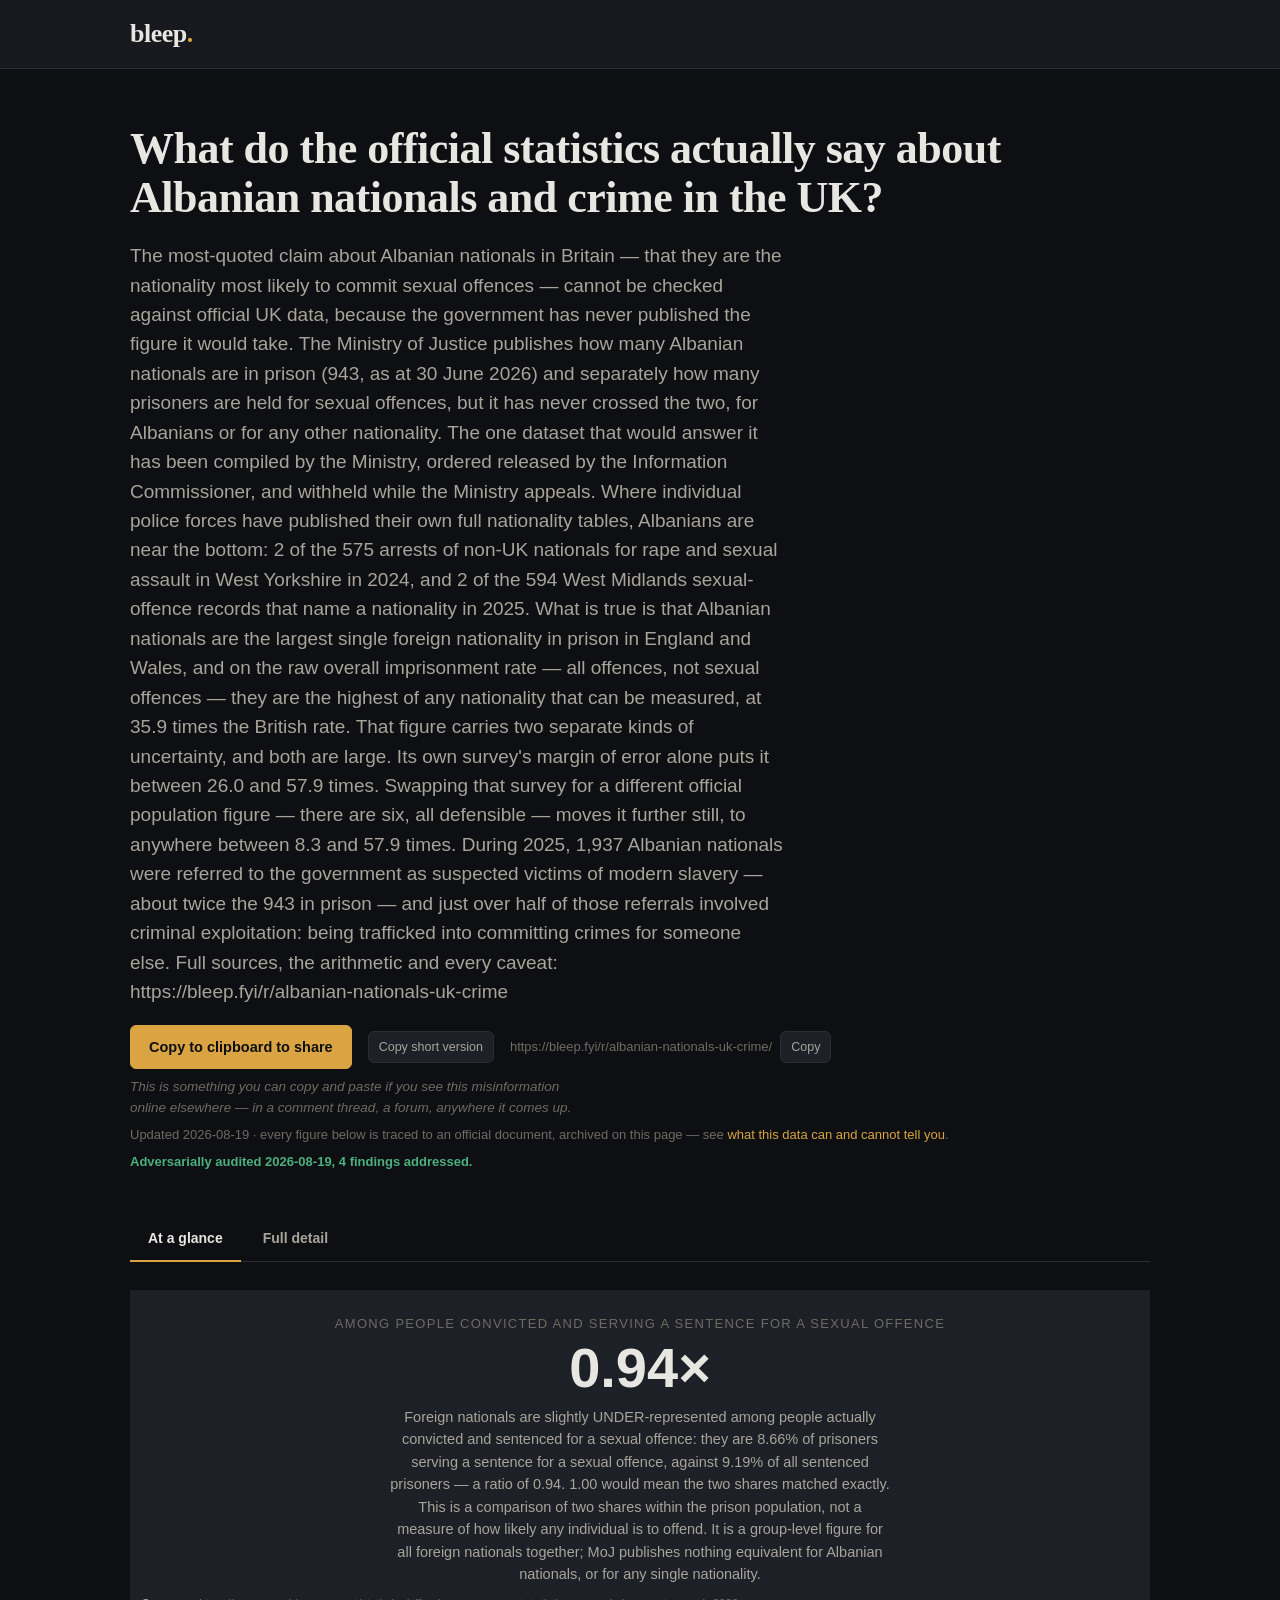
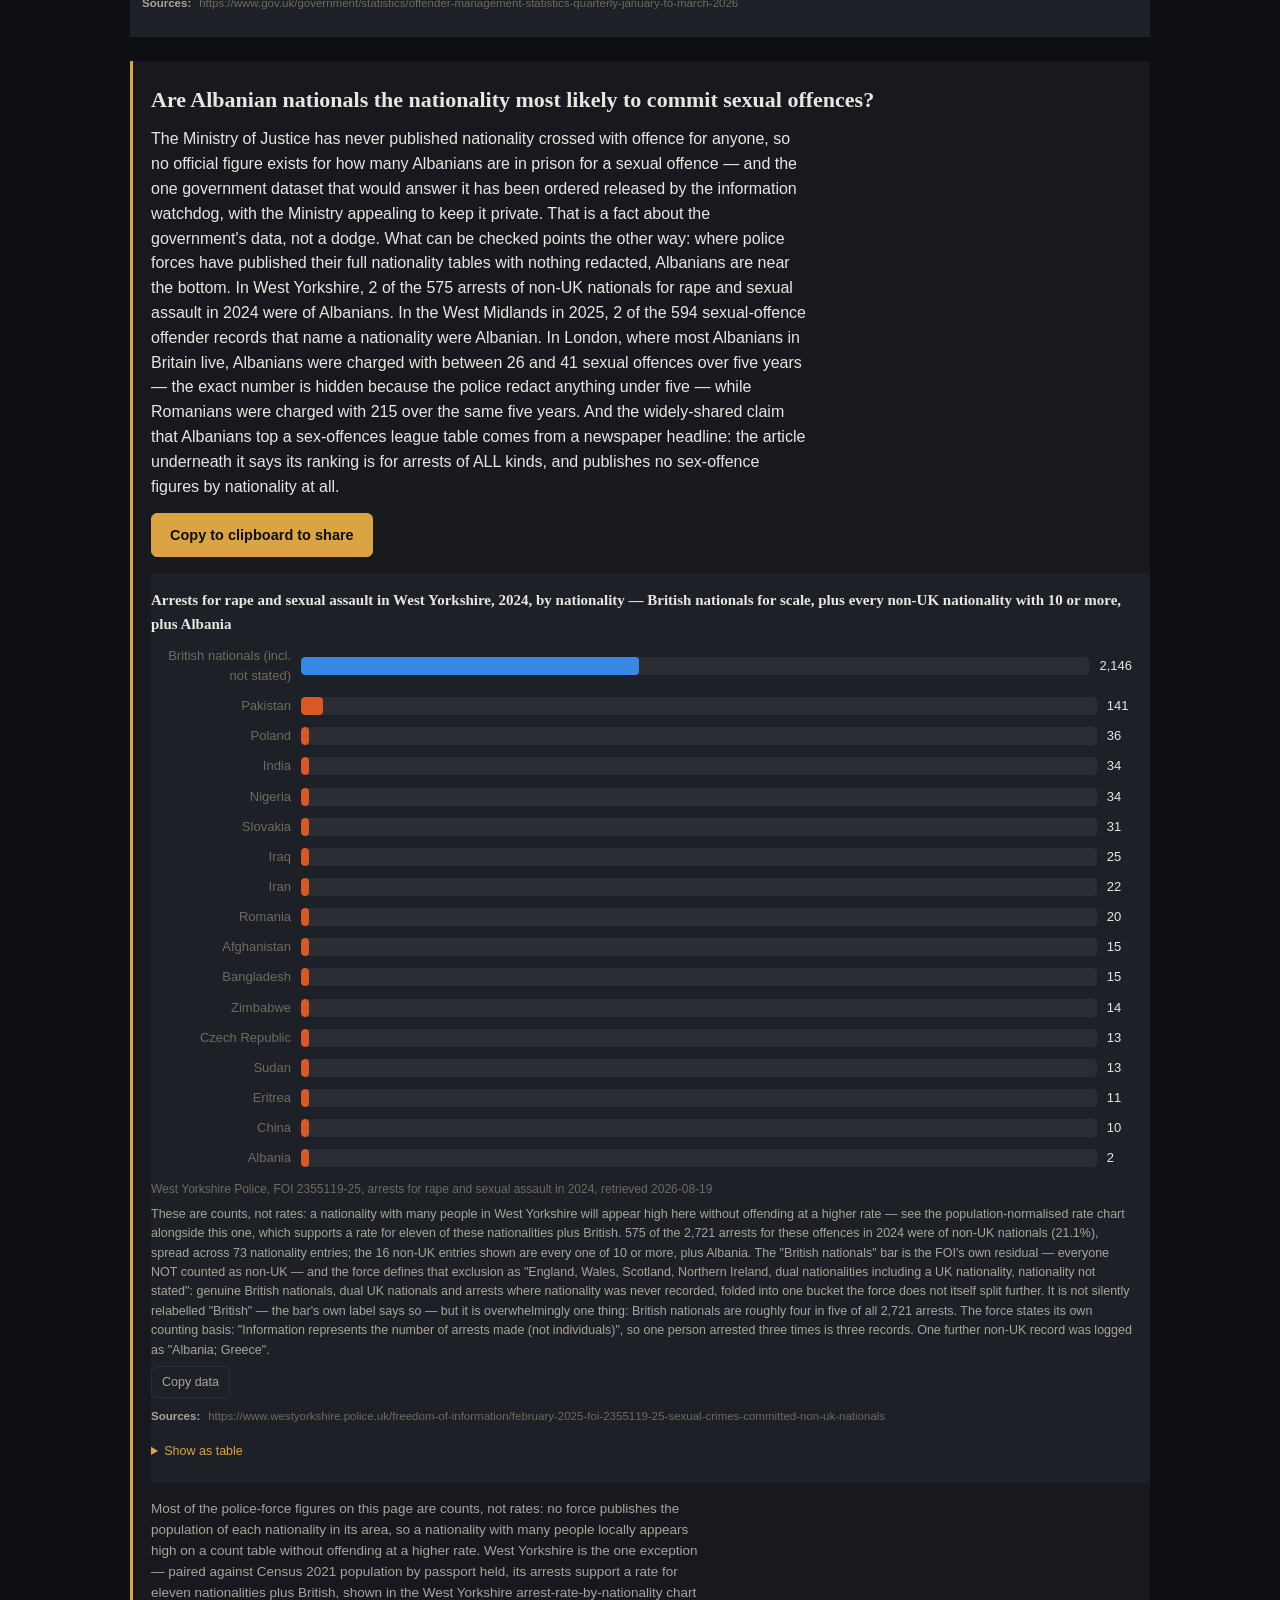
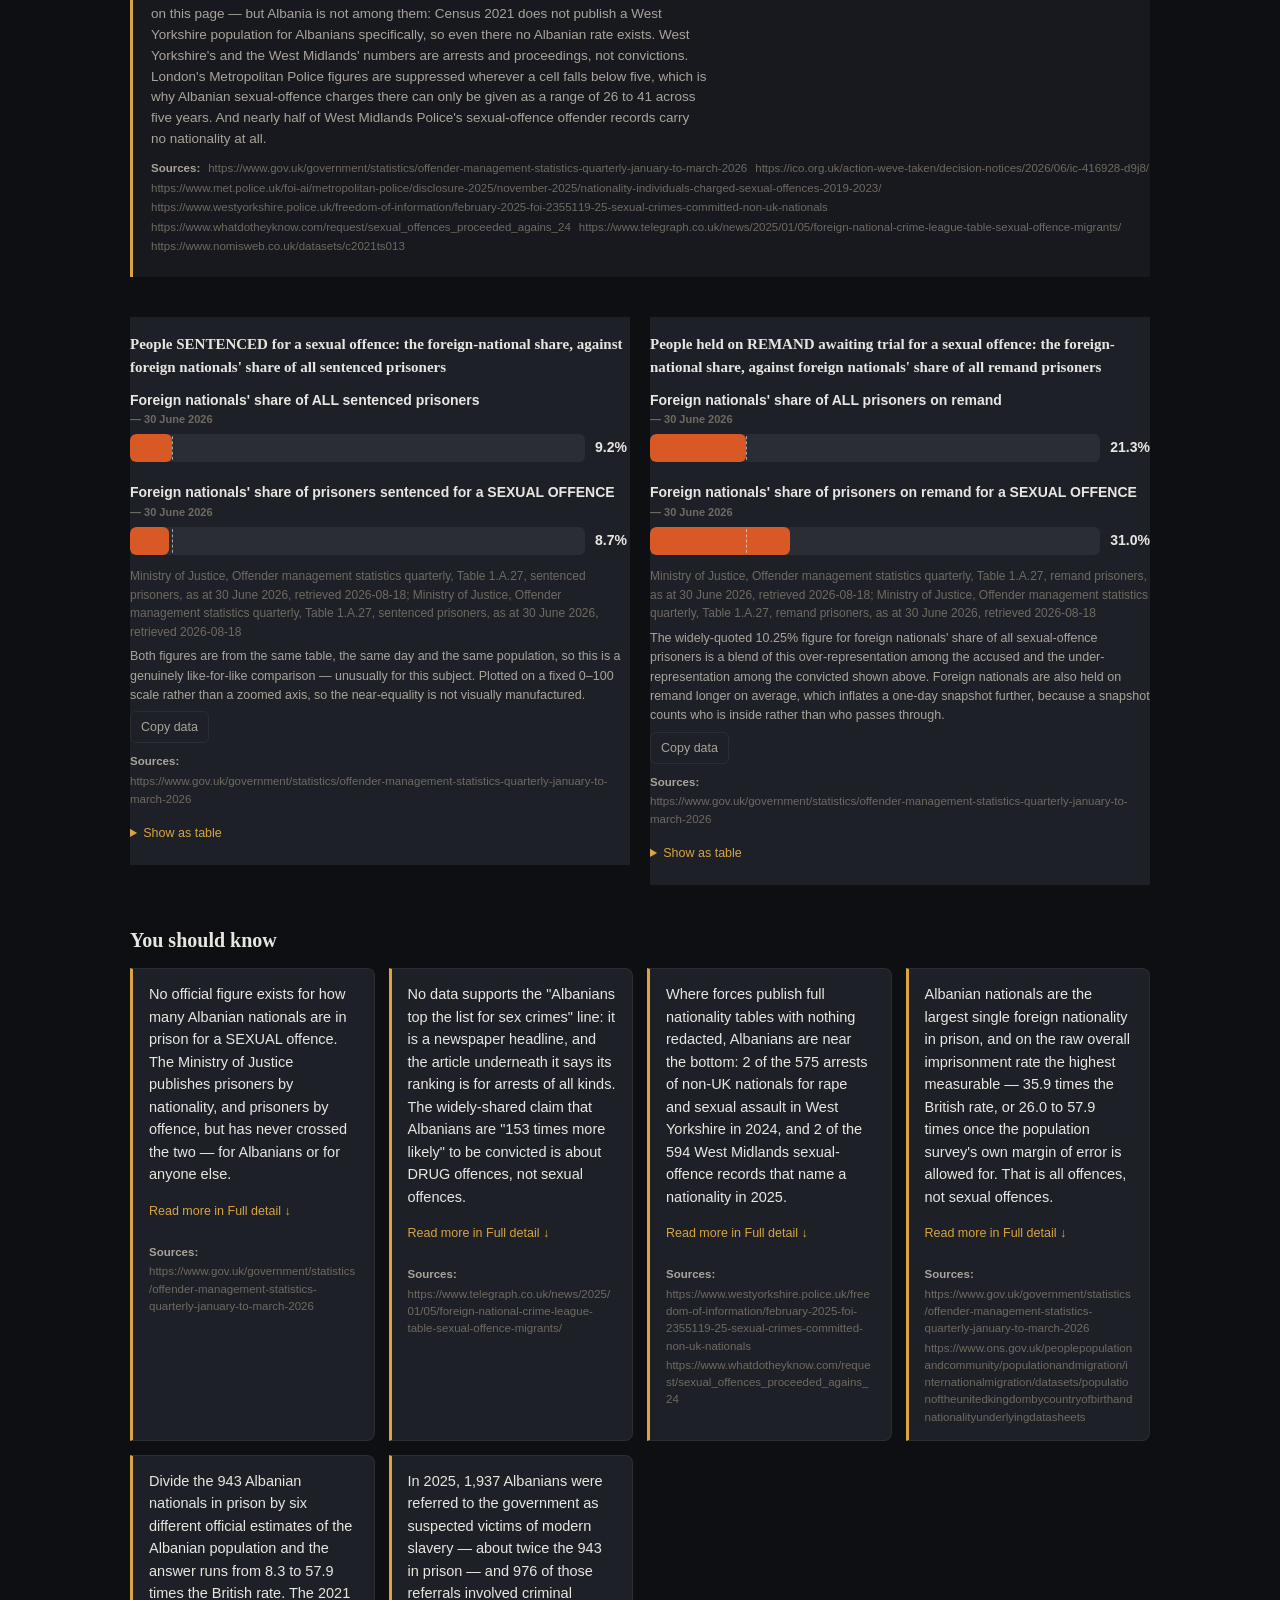
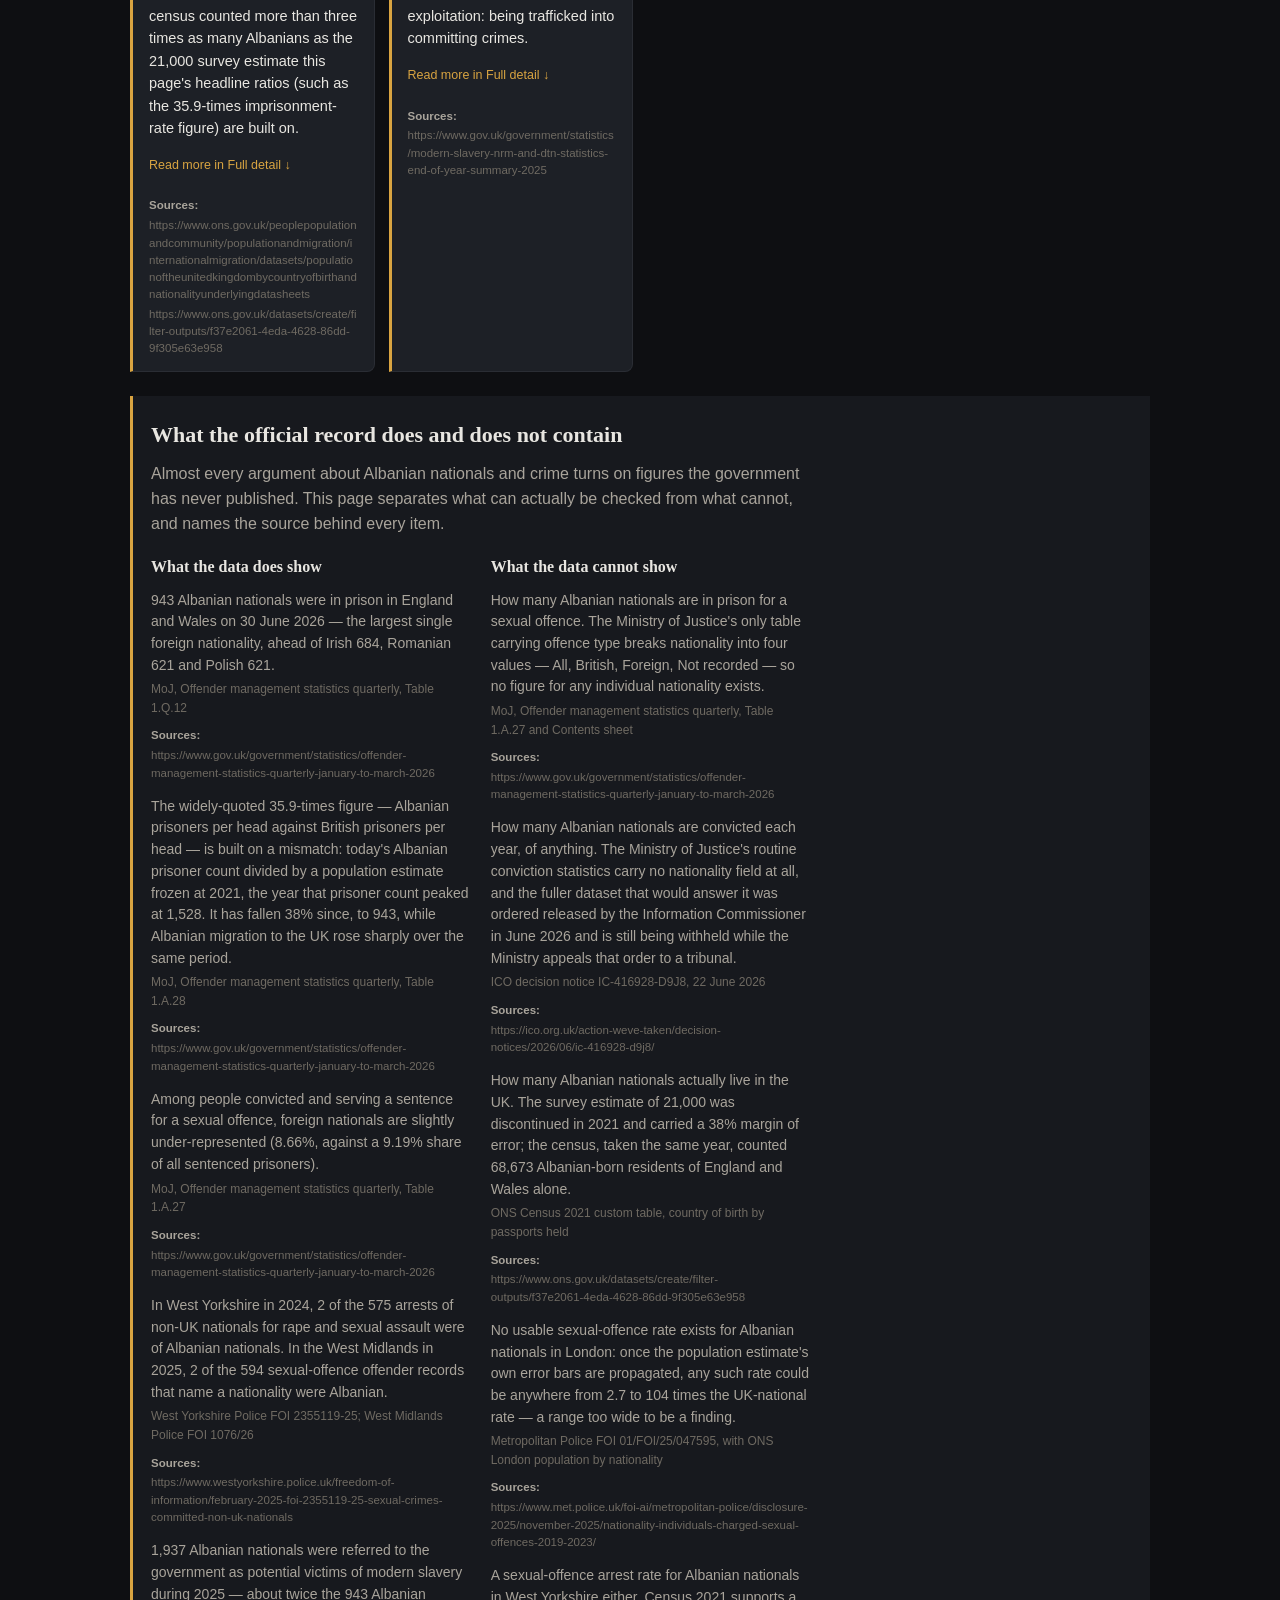
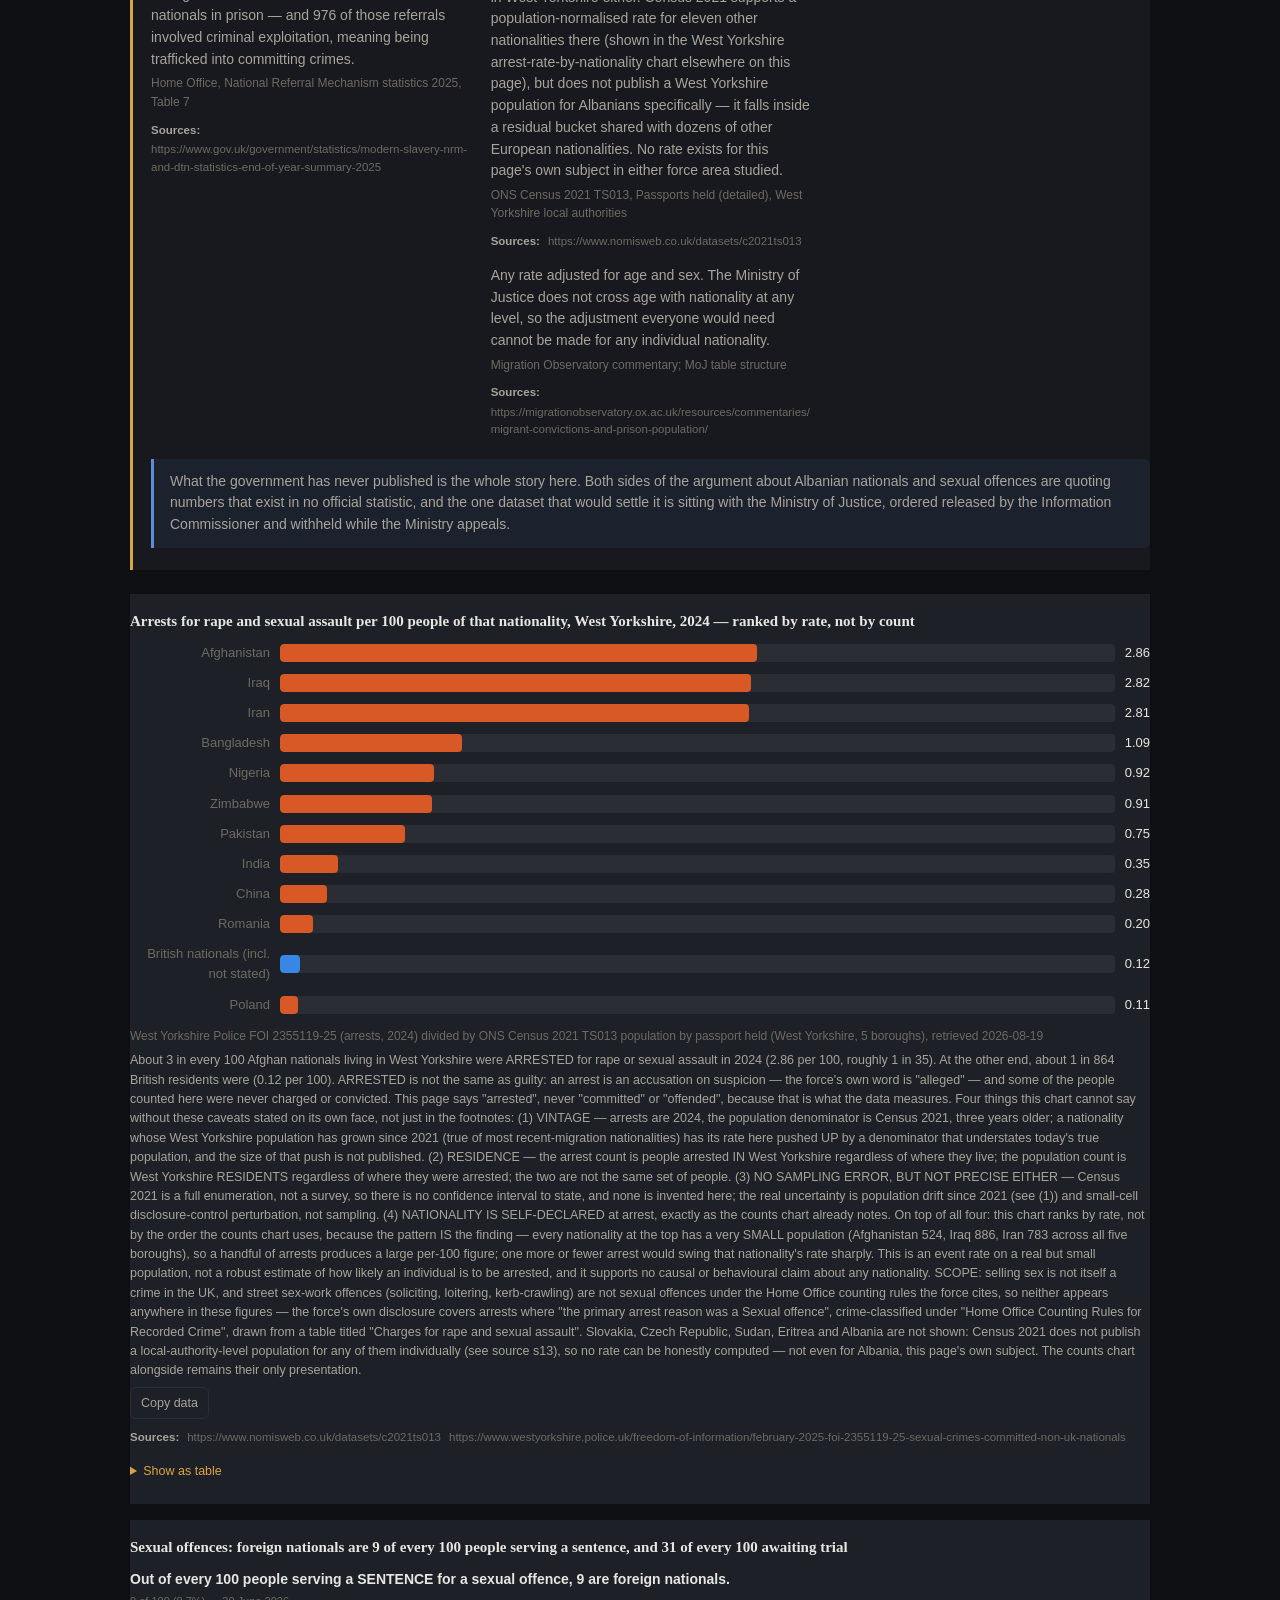
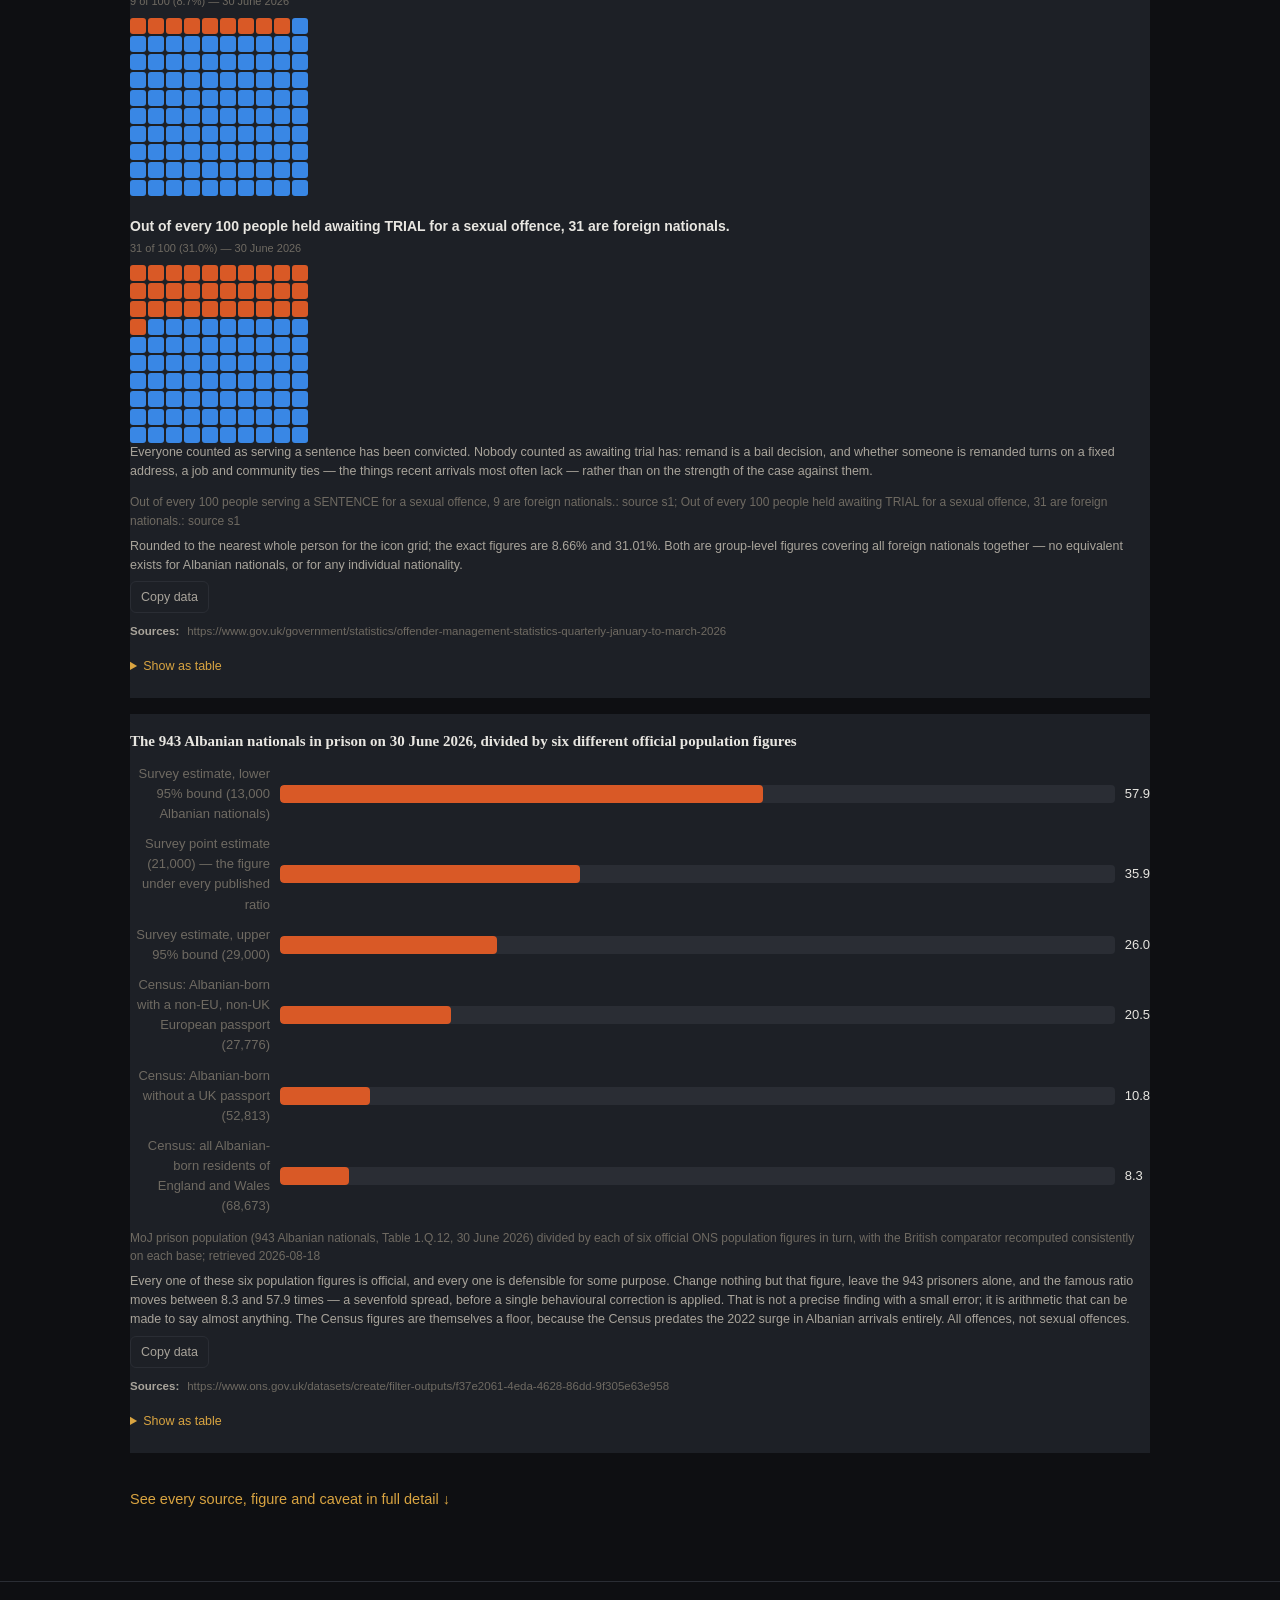
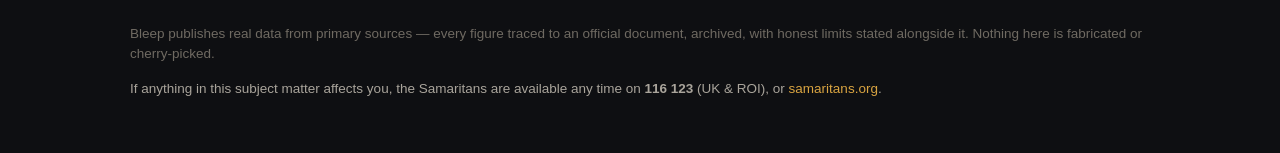
<file: r/albanian-nationals-uk-crime/index.html>
<!doctype html>
<html lang="en-GB">
<head>
  <meta charset="utf-8">
  <meta name="viewport" content="width=device-width, initial-scale=1">
  <title>Bleep — What do the official statistics actually say about Albanian nationals and crime in the UK?</title>
  <meta name="description" content="There is no official figure for how many Albanian nationals are in prison for a sexual offence, because the Ministry of Justice has never published nationality crossed with offence for anyone — and it is appealing an order to release the one dataset that would. The &#34;Albanians top the list for sex crimes&#34; line comes from a newspaper headline whose own article says the ranking is for arrests of all kinds; the widely-shared claim that Albanians are &#34;153 times more likely&#34; to be convicted is about drug offences, not sexual offences. Where forces publish full nationality tables, Albanians are near the bottom. Albanian nationals are the largest single foreign nationality in prison, and on the raw overall imprisonment rate the highest measurable at 35.9 times the British rate — but that rests on a discontinued population survey, and six different official population figures move the same sum between 8.3 and 57.9 times. Full sourced breakdown: https://bleep.fyi/r/albanian-nationals-uk-crime">
  <link rel="stylesheet" href="/static/bleep.css">
  <link rel="icon" href="data:image/svg+xml,<svg xmlns='http://www.w3.org/2000/svg' viewBox='0 0 100 100'><text y='.9em' font-size='90'>◼</text></svg>">
</head>
<body>
  <header class="masthead">
    <div class="wrap masthead-inner">
      <a class="brand" href="/">bleep<span class="brand-dot">.</span></a>
    </div>
  </header>
  <main class="wrap">
    











<section class="hero briefing-hero">
  <h1>What do the official statistics actually say about Albanian nationals and crime in the UK?</h1>
  <p class="lede">The most-quoted claim about Albanian nationals in Britain — that they are the nationality most likely to commit sexual offences — cannot be checked against official UK data, because the government has never published the figure it would take. The Ministry of Justice publishes how many Albanian nationals are in prison (943, as at 30 June 2026) and separately how many prisoners are held for sexual offences, but it has never crossed the two, for Albanians or for any other nationality. The one dataset that would answer it has been compiled by the Ministry, ordered released by the Information Commissioner, and withheld while the Ministry appeals. Where individual police forces have published their own full nationality tables, Albanians are near the bottom: 2 of the 575 arrests of non-UK nationals for rape and sexual assault in West Yorkshire in 2024, and 2 of the 594 West Midlands sexual-offence records that name a nationality in 2025. What is true is that Albanian nationals are the largest single foreign nationality in prison in England and Wales, and on the raw overall imprisonment rate — all offences, not sexual offences — they are the highest of any nationality that can be measured, at 35.9 times the British rate. That figure carries two separate kinds of uncertainty, and both are large. Its own survey&#39;s margin of error alone puts it between 26.0 and 57.9 times. Swapping that survey for a different official population figure — there are six, all defensible — moves it further still, to anywhere between 8.3 and 57.9 times. During 2025, 1,937 Albanian nationals were referred to the government as suspected victims of modern slavery — about twice the 943 in prison — and just over half of those referrals involved criminal exploitation: being trafficked into committing crimes for someone else. Full sources, the arithmetic and every caveat: https://bleep.fyi/r/albanian-nationals-uk-crime</p>
  <div class="share-block">
    <div class="share-actions">
      <button type="button" class="copy-btn copy-btn-prominent" data-copy="The most-quoted claim about Albanian nationals in Britain — that they are the nationality most likely to commit sexual offences — cannot be checked against official UK data, because the government has never published the figure it would take. The Ministry of Justice publishes how many Albanian nationals are in prison (943, as at 30 June 2026) and separately how many prisoners are held for sexual offences, but it has never crossed the two, for Albanians or for any other nationality. The one dataset that would answer it has been compiled by the Ministry, ordered released by the Information Commissioner, and withheld while the Ministry appeals. Where individual police forces have published their own full nationality tables, Albanians are near the bottom: 2 of the 575 arrests of non-UK nationals for rape and sexual assault in West Yorkshire in 2024, and 2 of the 594 West Midlands sexual-offence records that name a nationality in 2025. What is true is that Albanian nationals are the largest single foreign nationality in prison in England and Wales, and on the raw overall imprisonment rate — all offences, not sexual offences — they are the highest of any nationality that can be measured, at 35.9 times the British rate. That figure carries two separate kinds of uncertainty, and both are large. Its own survey&#39;s margin of error alone puts it between 26.0 and 57.9 times. Swapping that survey for a different official population figure — there are six, all defensible — moves it further still, to anywhere between 8.3 and 57.9 times. During 2025, 1,937 Albanian nationals were referred to the government as suspected victims of modern slavery — about twice the 943 in prison — and just over half of those referrals involved criminal exploitation: being trafficked into committing crimes for someone else. Full sources, the arithmetic and every caveat: https://bleep.fyi/r/albanian-nationals-uk-crime">Copy to clipboard to share</button>
      <button type="button" class="copy-btn" data-copy="There is no official figure for how many Albanian nationals are in prison for a sexual offence, because the Ministry of Justice has never published nationality crossed with offence for anyone — and it is appealing an order to release the one dataset that would. The &#34;Albanians top the list for sex crimes&#34; line comes from a newspaper headline whose own article says the ranking is for arrests of all kinds; the widely-shared claim that Albanians are &#34;153 times more likely&#34; to be convicted is about drug offences, not sexual offences. Where forces publish full nationality tables, Albanians are near the bottom. Albanian nationals are the largest single foreign nationality in prison, and on the raw overall imprisonment rate the highest measurable at 35.9 times the British rate — but that rests on a discontinued population survey, and six different official population figures move the same sum between 8.3 and 57.9 times. Full sourced breakdown: https://bleep.fyi/r/albanian-nationals-uk-crime">Copy short version</button>
      <span class="page-link">https://bleep.fyi/r/albanian-nationals-uk-crime/ <button type="button" class="copy-btn" data-copy="https://bleep.fyi/r/albanian-nationals-uk-crime/">Copy</button></span>
    </div>
    <p class="share-caption">This is something you can copy and paste if you see this misinformation online elsewhere — in a comment thread, a forum, anywhere it comes up.</p>
    
  </div>
  <p class="briefing-updated">Updated 2026-08-19 · every figure below is traced to an official document, archived on this page — see
  <a href="#limits">what this data can and cannot tell you</a>.</p>
  
  
  <p class="audit-provenance">Adversarially audited 2026-08-19, 4 findings addressed.</p>
  
</section>

<nav class="glance-tabs" aria-label="Briefing view" id="glance-tabs-nav">
  <a href="#glance" id="tab-glance" aria-selected="true">At a glance</a>
  <a href="#detail" id="tab-detail" aria-selected="false">Full detail</a>
</nav>



<section id="glance" class="tab-panel" aria-labelledby="tab-glance">
  
  
  
  

  <div class="hero-stat">
  <p class="hero-stat-label">Among people convicted and serving a sentence for a sexual offence</p>
  <p class="hero-stat-value">0.94&times;</p>
  <p class="hero-stat-note">Foreign nationals are slightly UNDER-represented among people actually convicted and sentenced for a sexual offence: they are 8.66% of prisoners serving a sentence for a sexual offence, against 9.19% of all sentenced prisoners — a ratio of 0.94. 1.00 would mean the two shares matched exactly. This is a comparison of two shares within the prison population, not a measure of how likely any individual is to offend. It is a group-level figure for all foreign nationals together; MoJ publishes nothing equivalent for Albanian nationals, or for any single nationality.</p>
  <div class="card-source-links"><span class="card-source-label">Sources:</span><a href="https://www.gov.uk/government/statistics/offender-management-statistics-quarterly-january-to-march-2026" rel="noopener">https://www.gov.uk/government/statistics/offender-management-statistics-quarterly-january-to-march-2026</a></div>
</div>

  <section class="featured-question" id="albanian-sexual-offences" aria-labelledby="albanian-sexual-offences-heading">
  <h2 id="albanian-sexual-offences-heading">Are Albanian nationals the nationality most likely to commit sexual offences?</h2>
  <p class="featured-answer">The Ministry of Justice has never published nationality crossed with offence for anyone, so no official figure exists for how many Albanians are in prison for a sexual offence — and the one government dataset that would answer it has been ordered released by the information watchdog, with the Ministry appealing to keep it private. That is a fact about the government&#39;s data, not a dodge. What can be checked points the other way: where police forces have published their full nationality tables with nothing redacted, Albanians are near the bottom. In West Yorkshire, 2 of the 575 arrests of non-UK nationals for rape and sexual assault in 2024 were of Albanians. In the West Midlands in 2025, 2 of the 594 sexual-offence offender records that name a nationality were Albanian. In London, where most Albanians in Britain live, Albanians were charged with between 26 and 41 sexual offences over five years — the exact number is hidden because the police redact anything under five — while Romanians were charged with 215 over the same five years. And the widely-shared claim that Albanians top a sex-offences league table comes from a newspaper headline: the article underneath it says its ranking is for arrests of ALL kinds, and publishes no sex-offence figures by nationality at all.</p>
  <button type="button" class="copy-btn copy-btn-prominent" data-copy="There is no official figure for how many Albanian nationals are in prison for a sexual offence. The Ministry of Justice publishes prison numbers by nationality, and separately publishes prisoners by offence, but has never crossed the two for any nationality — and it is currently appealing an Information Commissioner order to release the one dataset that would answer it. Where police forces have published full nationality tables, Albanians are near the bottom: 2 of 575 arrests of non-UK nationals for rape and sexual assault in West Yorkshire in 2024, and 2 of the sexual-offence proceedings in the West Midlands in 2025. In London, Albanians were charged with between 26 and 41 sexual offences across five years; Romanians with 215. The &quot;Albanians top the list for sex crimes&quot; line comes from a newspaper headline whose own article says the ranking is for arrests of all kinds. Sources and archived copies of every document: https://bleep.fyi/r/albanian-nationals-uk-crime">Copy to clipboard to share</button>
  <figure class="chart" id="chart-wy-sexual-offence-arrests-by-nationality">
  <figcaption class="chart-title">Arrests for rape and sexual assault in West Yorkshire, 2024, by nationality — British nationals for scale, plus every non-UK nationality with 10 or more, plus Albania</figcaption>
  <div class="chart-svg-wrap"><div class="ranked-rows" role="img" aria-label="Arrests for rape and sexual assault in West Yorkshire, 2024, by nationality — British nationals for scale, plus every non-UK nationality with 10 or more, plus Albania"><div class="ranked-row"><span class="ranked-label">British nationals (incl. not stated)</span><div class="ranked-track"><div class="ranked-fill" style="width:42.92%;background:#3987e5"></div></div><span class="ranked-value">2,146</span></div><div class="ranked-row"><span class="ranked-label">Pakistan</span><div class="ranked-track"><div class="ranked-fill" style="width:2.82%;background:#d95926"></div></div><span class="ranked-value">141</span></div><div class="ranked-row"><span class="ranked-label">Poland</span><div class="ranked-track"><div class="ranked-fill" style="width:1.00%;background:#d95926"></div></div><span class="ranked-value">36</span></div><div class="ranked-row"><span class="ranked-label">India</span><div class="ranked-track"><div class="ranked-fill" style="width:1.00%;background:#d95926"></div></div><span class="ranked-value">34</span></div><div class="ranked-row"><span class="ranked-label">Nigeria</span><div class="ranked-track"><div class="ranked-fill" style="width:1.00%;background:#d95926"></div></div><span class="ranked-value">34</span></div><div class="ranked-row"><span class="ranked-label">Slovakia</span><div class="ranked-track"><div class="ranked-fill" style="width:1.00%;background:#d95926"></div></div><span class="ranked-value">31</span></div><div class="ranked-row"><span class="ranked-label">Iraq</span><div class="ranked-track"><div class="ranked-fill" style="width:1.00%;background:#d95926"></div></div><span class="ranked-value">25</span></div><div class="ranked-row"><span class="ranked-label">Iran</span><div class="ranked-track"><div class="ranked-fill" style="width:1.00%;background:#d95926"></div></div><span class="ranked-value">22</span></div><div class="ranked-row"><span class="ranked-label">Romania</span><div class="ranked-track"><div class="ranked-fill" style="width:1.00%;background:#d95926"></div></div><span class="ranked-value">20</span></div><div class="ranked-row"><span class="ranked-label">Afghanistan</span><div class="ranked-track"><div class="ranked-fill" style="width:1.00%;background:#d95926"></div></div><span class="ranked-value">15</span></div><div class="ranked-row"><span class="ranked-label">Bangladesh</span><div class="ranked-track"><div class="ranked-fill" style="width:1.00%;background:#d95926"></div></div><span class="ranked-value">15</span></div><div class="ranked-row"><span class="ranked-label">Zimbabwe</span><div class="ranked-track"><div class="ranked-fill" style="width:1.00%;background:#d95926"></div></div><span class="ranked-value">14</span></div><div class="ranked-row"><span class="ranked-label">Czech Republic</span><div class="ranked-track"><div class="ranked-fill" style="width:1.00%;background:#d95926"></div></div><span class="ranked-value">13</span></div><div class="ranked-row"><span class="ranked-label">Sudan</span><div class="ranked-track"><div class="ranked-fill" style="width:1.00%;background:#d95926"></div></div><span class="ranked-value">13</span></div><div class="ranked-row"><span class="ranked-label">Eritrea</span><div class="ranked-track"><div class="ranked-fill" style="width:1.00%;background:#d95926"></div></div><span class="ranked-value">11</span></div><div class="ranked-row"><span class="ranked-label">China</span><div class="ranked-track"><div class="ranked-fill" style="width:1.00%;background:#d95926"></div></div><span class="ranked-value">10</span></div><div class="ranked-row"><span class="ranked-label">Albania</span><div class="ranked-track"><div class="ranked-fill" style="width:1.00%;background:#d95926"></div></div><span class="ranked-value">2</span></div></div></div>
  <div class="chart-foot">
    <p class="chart-source">West Yorkshire Police, FOI 2355119-25, arrests for rape and sexual assault in 2024, retrieved 2026-08-19</p>
    <p class="chart-note">These are counts, not rates: a nationality with many people in West Yorkshire will appear high here without offending at a higher rate — see the population-normalised rate chart alongside this one, which supports a rate for eleven of these nationalities plus British. 575 of the 2,721 arrests for these offences in 2024 were of non-UK nationals (21.1%), spread across 73 nationality entries; the 16 non-UK entries shown are every one of 10 or more, plus Albania. The &quot;British nationals&quot; bar is the FOI&#39;s own residual — everyone NOT counted as non-UK — and the force defines that exclusion as &quot;England, Wales, Scotland, Northern Ireland, dual nationalities including a UK nationality, nationality not stated&quot;: genuine British nationals, dual UK nationals and arrests where nationality was never recorded, folded into one bucket the force does not itself split further. It is not silently relabelled &quot;British&quot; — the bar&#39;s own label says so — but it is overwhelmingly one thing: British nationals are roughly four in five of all 2,721 arrests. The force states its own counting basis: &quot;Information represents the number of arrests made (not individuals)&quot;, so one person arrested three times is three records. One further non-UK record was logged as &quot;Albania; Greece&quot;.</p>
    <button type="button" class="copy-btn" data-copy="Arrests for rape and sexual assault in West Yorkshire, 2024, by nationality — British nationals for scale, plus every non-UK nationality with 10 or more, plus Albania
British nationals (incl. not stated): 2,146 arrests
Pakistan: 141 arrests
Poland: 36 arrests
India: 34 arrests
Nigeria: 34 arrests
Slovakia: 31 arrests
Iraq: 25 arrests
Iran: 22 arrests
Romania: 20 arrests
Afghanistan: 15 arrests
Bangladesh: 15 arrests
Zimbabwe: 14 arrests
Czech Republic: 13 arrests
Sudan: 13 arrests
Eritrea: 11 arrests
China: 10 arrests
Albania: 2 arrests

Source: West Yorkshire Police, FOI 2355119-25, arrests for rape and sexual assault in 2024, retrieved 2026-08-19">Copy data</button>
  </div>
  <div class="card-source-links"><span class="card-source-label">Sources:</span><a href="https://www.westyorkshire.police.uk/freedom-of-information/february-2025-foi-2355119-25-sexual-crimes-committed-non-uk-nationals" rel="noopener">https://www.westyorkshire.police.uk/freedom-of-information/february-2025-foi-2355119-25-sexual-crimes-committed-non-uk-nationals</a></div>
  <details class="chart-table"><summary>Show as table</summary><table><thead><tr><th>Nationality</th><th>arrests</th></tr></thead><tbody><tr><td>British nationals (incl. not stated)</td><td>2,146 arrests</td></tr><tr><td>Pakistan</td><td>141 arrests</td></tr><tr><td>Poland</td><td>36 arrests</td></tr><tr><td>India</td><td>34 arrests</td></tr><tr><td>Nigeria</td><td>34 arrests</td></tr><tr><td>Slovakia</td><td>31 arrests</td></tr><tr><td>Iraq</td><td>25 arrests</td></tr><tr><td>Iran</td><td>22 arrests</td></tr><tr><td>Romania</td><td>20 arrests</td></tr><tr><td>Afghanistan</td><td>15 arrests</td></tr><tr><td>Bangladesh</td><td>15 arrests</td></tr><tr><td>Zimbabwe</td><td>14 arrests</td></tr><tr><td>Czech Republic</td><td>13 arrests</td></tr><tr><td>Sudan</td><td>13 arrests</td></tr><tr><td>Eritrea</td><td>11 arrests</td></tr><tr><td>China</td><td>10 arrests</td></tr><tr><td>Albania</td><td>2 arrests</td></tr></tbody></table></details>
</figure>
  <p class="featured-limits">Most of the police-force figures on this page are counts, not rates: no force publishes the population of each nationality in its area, so a nationality with many people locally appears high on a count table without offending at a higher rate. West Yorkshire is the one exception — paired against Census 2021 population by passport held, its arrests support a rate for eleven nationalities plus British, shown in the West Yorkshire arrest-rate-by-nationality chart on this page — but Albania is not among them: Census 2021 does not publish a West Yorkshire population for Albanians specifically, so even there no Albanian rate exists. West Yorkshire&#39;s and the West Midlands&#39; numbers are arrests and proceedings, not convictions. London&#39;s Metropolitan Police figures are suppressed wherever a cell falls below five, which is why Albanian sexual-offence charges there can only be given as a range of 26 to 41 across five years. And nearly half of West Midlands Police&#39;s sexual-offence offender records carry no nationality at all.</p>
  <div class="card-source-links"><span class="card-source-label">Sources:</span><a href="https://www.gov.uk/government/statistics/offender-management-statistics-quarterly-january-to-march-2026" rel="noopener">https://www.gov.uk/government/statistics/offender-management-statistics-quarterly-january-to-march-2026</a><a href="https://ico.org.uk/action-weve-taken/decision-notices/2026/06/ic-416928-d9j8/" rel="noopener">https://ico.org.uk/action-weve-taken/decision-notices/2026/06/ic-416928-d9j8/</a><a href="https://www.met.police.uk/foi-ai/metropolitan-police/disclosure-2025/november-2025/nationality-individuals-charged-sexual-offences-2019-2023/" rel="noopener">https://www.met.police.uk/foi-ai/metropolitan-police/disclosure-2025/november-2025/nationality-individuals-charged-sexual-offences-2019-2023/</a><a href="https://www.westyorkshire.police.uk/freedom-of-information/february-2025-foi-2355119-25-sexual-crimes-committed-non-uk-nationals" rel="noopener">https://www.westyorkshire.police.uk/freedom-of-information/february-2025-foi-2355119-25-sexual-crimes-committed-non-uk-nationals</a><a href="https://www.whatdotheyknow.com/request/sexual_offences_proceeded_agains_24" rel="noopener">https://www.whatdotheyknow.com/request/sexual_offences_proceeded_agains_24</a><a href="https://www.telegraph.co.uk/news/2025/01/05/foreign-national-crime-league-table-sexual-offence-migrants/" rel="noopener">https://www.telegraph.co.uk/news/2025/01/05/foreign-national-crime-league-table-sexual-offence-migrants/</a><a href="https://www.nomisweb.co.uk/datasets/c2021ts013" rel="noopener">https://www.nomisweb.co.uk/datasets/c2021ts013</a></div>
</section>

  <div class="glance-grid">
    
    
    <figure class="chart" id="chart-sentenced-sexual-offence-foreign-share">
  <figcaption class="chart-title">People SENTENCED for a sexual offence: the foreign-national share, against foreign nationals&#39; share of all sentenced prisoners</figcaption>
  <div class="chart-svg-wrap"><div class="paired-rows" role="img" aria-label="People SENTENCED for a sexual offence: the foreign-national share, against foreign nationals&#39; share of all sentenced prisoners"><div class="paired-row"><p class="paired-label">Foreign nationals&#39; share of ALL sentenced prisoners <span class="chart-axis">— 30 June 2026</span></p><div class="paired-track-wrap"><div class="paired-track"><div class="paired-refline" style="left:9.19%"></div><div class="paired-fill" style="width:9.19%;background:#d95926" title="Foreign nationals&#39; share of ALL sentenced prisoners, 30 June 2026: 9.2%"></div></div><span class="paired-value">9.2%</span></div></div><div class="paired-row"><p class="paired-label">Foreign nationals&#39; share of prisoners sentenced for a SEXUAL OFFENCE <span class="chart-axis">— 30 June 2026</span></p><div class="paired-track-wrap"><div class="paired-track"><div class="paired-refline" style="left:9.19%"></div><div class="paired-fill" style="width:8.66%;background:#d95926" title="Foreign nationals&#39; share of prisoners sentenced for a SEXUAL OFFENCE, 30 June 2026: 8.7%"></div></div><span class="paired-value">8.7%</span></div></div></div></div>
  <div class="chart-foot">
    <p class="chart-source">Ministry of Justice, Offender management statistics quarterly, Table 1.A.27, sentenced prisoners, as at 30 June 2026, retrieved 2026-08-18; Ministry of Justice, Offender management statistics quarterly, Table 1.A.27, sentenced prisoners, as at 30 June 2026, retrieved 2026-08-18</p>
    <p class="chart-note">Both figures are from the same table, the same day and the same population, so this is a genuinely like-for-like comparison — unusually for this subject. Plotted on a fixed 0–100 scale rather than a zoomed axis, so the near-equality is not visually manufactured.</p>
    <button type="button" class="copy-btn" data-copy="People SENTENCED for a sexual offence: the foreign-national share, against foreign nationals&#39; share of all sentenced prisoners
Foreign nationals&#39; share of ALL sentenced prisoners (30 June 2026): 9.2%
Foreign nationals&#39; share of prisoners sentenced for a SEXUAL OFFENCE (30 June 2026): 8.7%

Source: Ministry of Justice, Offender management statistics quarterly, Table 1.A.27, sentenced prisoners, as at 30 June 2026, retrieved 2026-08-18; Ministry of Justice, Offender management statistics quarterly, Table 1.A.27, sentenced prisoners, as at 30 June 2026, retrieved 2026-08-18">Copy data</button>
  </div>
  <div class="card-source-links"><span class="card-source-label">Sources:</span><a href="https://www.gov.uk/government/statistics/offender-management-statistics-quarterly-january-to-march-2026" rel="noopener">https://www.gov.uk/government/statistics/offender-management-statistics-quarterly-january-to-march-2026</a></div>
  <details class="chart-table"><summary>Show as table</summary><table><thead><tr><th>Group</th><th>As of</th><th>%</th><th>Source</th></tr></thead><tbody><tr><td>Foreign nationals&#39; share of ALL sentenced prisoners</td><td>30 June 2026</td><td>9.2%</td><td>Ministry of Justice, Offender management statistics quarterly, Table 1.A.27, sentenced prisoners, as at 30 June 2026, retrieved 2026-08-18</td></tr><tr><td>Foreign nationals&#39; share of prisoners sentenced for a SEXUAL OFFENCE</td><td>30 June 2026</td><td>8.7%</td><td>Ministry of Justice, Offender management statistics quarterly, Table 1.A.27, sentenced prisoners, as at 30 June 2026, retrieved 2026-08-18</td></tr></tbody></table></details>
</figure>
    
    
    
    <figure class="chart" id="chart-remand-sexual-offence-foreign-share">
  <figcaption class="chart-title">People held on REMAND awaiting trial for a sexual offence: the foreign-national share, against foreign nationals&#39; share of all remand prisoners</figcaption>
  <div class="chart-svg-wrap"><div class="paired-rows" role="img" aria-label="People held on REMAND awaiting trial for a sexual offence: the foreign-national share, against foreign nationals&#39; share of all remand prisoners"><div class="paired-row"><p class="paired-label">Foreign nationals&#39; share of ALL prisoners on remand <span class="chart-axis">— 30 June 2026</span></p><div class="paired-track-wrap"><div class="paired-track"><div class="paired-refline" style="left:21.34%"></div><div class="paired-fill" style="width:21.34%;background:#d95926" title="Foreign nationals&#39; share of ALL prisoners on remand, 30 June 2026: 21.3%"></div></div><span class="paired-value">21.3%</span></div></div><div class="paired-row"><p class="paired-label">Foreign nationals&#39; share of prisoners on remand for a SEXUAL OFFENCE <span class="chart-axis">— 30 June 2026</span></p><div class="paired-track-wrap"><div class="paired-track"><div class="paired-refline" style="left:21.34%"></div><div class="paired-fill" style="width:31.01%;background:#d95926" title="Foreign nationals&#39; share of prisoners on remand for a SEXUAL OFFENCE, 30 June 2026: 31.0%"></div></div><span class="paired-value">31.0%</span></div></div></div></div>
  <div class="chart-foot">
    <p class="chart-source">Ministry of Justice, Offender management statistics quarterly, Table 1.A.27, remand prisoners, as at 30 June 2026, retrieved 2026-08-18; Ministry of Justice, Offender management statistics quarterly, Table 1.A.27, remand prisoners, as at 30 June 2026, retrieved 2026-08-18</p>
    <p class="chart-note">The widely-quoted 10.25% figure for foreign nationals&#39; share of all sexual-offence prisoners is a blend of this over-representation among the accused and the under-representation among the convicted shown above. Foreign nationals are also held on remand longer on average, which inflates a one-day snapshot further, because a snapshot counts who is inside rather than who passes through.</p>
    <button type="button" class="copy-btn" data-copy="People held on REMAND awaiting trial for a sexual offence: the foreign-national share, against foreign nationals&#39; share of all remand prisoners
Foreign nationals&#39; share of ALL prisoners on remand (30 June 2026): 21.3%
Foreign nationals&#39; share of prisoners on remand for a SEXUAL OFFENCE (30 June 2026): 31.0%

Source: Ministry of Justice, Offender management statistics quarterly, Table 1.A.27, remand prisoners, as at 30 June 2026, retrieved 2026-08-18; Ministry of Justice, Offender management statistics quarterly, Table 1.A.27, remand prisoners, as at 30 June 2026, retrieved 2026-08-18">Copy data</button>
  </div>
  <div class="card-source-links"><span class="card-source-label">Sources:</span><a href="https://www.gov.uk/government/statistics/offender-management-statistics-quarterly-january-to-march-2026" rel="noopener">https://www.gov.uk/government/statistics/offender-management-statistics-quarterly-january-to-march-2026</a></div>
  <details class="chart-table"><summary>Show as table</summary><table><thead><tr><th>Group</th><th>As of</th><th>%</th><th>Source</th></tr></thead><tbody><tr><td>Foreign nationals&#39; share of ALL prisoners on remand</td><td>30 June 2026</td><td>21.3%</td><td>Ministry of Justice, Offender management statistics quarterly, Table 1.A.27, remand prisoners, as at 30 June 2026, retrieved 2026-08-18</td></tr><tr><td>Foreign nationals&#39; share of prisoners on remand for a SEXUAL OFFENCE</td><td>30 June 2026</td><td>31.0%</td><td>Ministry of Justice, Offender management statistics quarterly, Table 1.A.27, remand prisoners, as at 30 June 2026, retrieved 2026-08-18</td></tr></tbody></table></details>
</figure>
    
    
  </div>

  <section class="ysk-panel" aria-labelledby="ysk-heading">
  <h2 id="ysk-heading">You should know</h2>
  <div class="ysk-grid"><div class="ysk-card"><p class="ysk-text">No official figure exists for how many Albanian nationals are in prison for a SEXUAL offence. The Ministry of Justice publishes prisoners by nationality, and prisoners by offence, but has never crossed the two — for Albanians or for anyone else.</p><a class="ysk-jump" href="#s1">Read more in Full detail ↓</a><div class="card-source-links"><span class="card-source-label">Sources:</span><a href="https://www.gov.uk/government/statistics/offender-management-statistics-quarterly-january-to-march-2026" rel="noopener">https://www.gov.uk/government/statistics/offender-management-statistics-quarterly-january-to-march-2026</a></div></div><div class="ysk-card"><p class="ysk-text">No data supports the &quot;Albanians top the list for sex crimes&quot; line: it is a newspaper headline, and the article underneath it says its ranking is for arrests of all kinds. The widely-shared claim that Albanians are &quot;153 times more likely&quot; to be convicted is about DRUG offences, not sexual offences.</p><a class="ysk-jump" href="#s11">Read more in Full detail ↓</a><div class="card-source-links"><span class="card-source-label">Sources:</span><a href="https://www.telegraph.co.uk/news/2025/01/05/foreign-national-crime-league-table-sexual-offence-migrants/" rel="noopener">https://www.telegraph.co.uk/news/2025/01/05/foreign-national-crime-league-table-sexual-offence-migrants/</a></div></div><div class="ysk-card"><p class="ysk-text">Where forces publish full nationality tables with nothing redacted, Albanians are near the bottom: 2 of the 575 arrests of non-UK nationals for rape and sexual assault in West Yorkshire in 2024, and 2 of the 594 West Midlands sexual-offence records that name a nationality in 2025.</p><a class="ysk-jump" href="#s6">Read more in Full detail ↓</a><div class="card-source-links"><span class="card-source-label">Sources:</span><a href="https://www.westyorkshire.police.uk/freedom-of-information/february-2025-foi-2355119-25-sexual-crimes-committed-non-uk-nationals" rel="noopener">https://www.westyorkshire.police.uk/freedom-of-information/february-2025-foi-2355119-25-sexual-crimes-committed-non-uk-nationals</a><a href="https://www.whatdotheyknow.com/request/sexual_offences_proceeded_agains_24" rel="noopener">https://www.whatdotheyknow.com/request/sexual_offences_proceeded_agains_24</a></div></div><div class="ysk-card"><p class="ysk-text">Albanian nationals are the largest single foreign nationality in prison, and on the raw overall imprisonment rate the highest measurable — 35.9 times the British rate, or 26.0 to 57.9 times once the population survey&#39;s own margin of error is allowed for. That is all offences, not sexual offences.</p><a class="ysk-jump" href="#s2">Read more in Full detail ↓</a><div class="card-source-links"><span class="card-source-label">Sources:</span><a href="https://www.gov.uk/government/statistics/offender-management-statistics-quarterly-january-to-march-2026" rel="noopener">https://www.gov.uk/government/statistics/offender-management-statistics-quarterly-january-to-march-2026</a><a href="https://www.ons.gov.uk/peoplepopulationandcommunity/populationandmigration/internationalmigration/datasets/populationoftheunitedkingdombycountryofbirthandnationalityunderlyingdatasheets" rel="noopener">https://www.ons.gov.uk/peoplepopulationandcommunity/populationandmigration/internationalmigration/datasets/populationoftheunitedkingdombycountryofbirthandnationalityunderlyingdatasheets</a></div></div><div class="ysk-card"><p class="ysk-text">Divide the 943 Albanian nationals in prison by six different official estimates of the Albanian population and the answer runs from 8.3 to 57.9 times the British rate. The 2021 census counted more than three times as many Albanians as the 21,000 survey estimate this page&#39;s headline ratios (such as the 35.9-times imprisonment-rate figure) are built on.</p><a class="ysk-jump" href="#s3">Read more in Full detail ↓</a><div class="card-source-links"><span class="card-source-label">Sources:</span><a href="https://www.ons.gov.uk/peoplepopulationandcommunity/populationandmigration/internationalmigration/datasets/populationoftheunitedkingdombycountryofbirthandnationalityunderlyingdatasheets" rel="noopener">https://www.ons.gov.uk/peoplepopulationandcommunity/populationandmigration/internationalmigration/datasets/populationoftheunitedkingdombycountryofbirthandnationalityunderlyingdatasheets</a><a href="https://www.ons.gov.uk/datasets/create/filter-outputs/f37e2061-4eda-4628-86dd-9f305e63e958" rel="noopener">https://www.ons.gov.uk/datasets/create/filter-outputs/f37e2061-4eda-4628-86dd-9f305e63e958</a></div></div><div class="ysk-card"><p class="ysk-text">In 2025, 1,937 Albanians were referred to the government as suspected victims of modern slavery — about twice the 943 in prison — and 976 of those referrals involved criminal exploitation: being trafficked into committing crimes.</p><a class="ysk-jump" href="#s8">Read more in Full detail ↓</a><div class="card-source-links"><span class="card-source-label">Sources:</span><a href="https://www.gov.uk/government/statistics/modern-slavery-nrm-and-dtn-statistics-end-of-year-summary-2025" rel="noopener">https://www.gov.uk/government/statistics/modern-slavery-nrm-and-dtn-statistics-end-of-year-summary-2025</a></div></div></div>
</section>

  <section class="evidence-panel" aria-labelledby="evidence-heading">
  <h2 id="evidence-heading">What the official record does and does not contain</h2>
  <p class="evidence-intro">Almost every argument about Albanian nationals and crime turns on figures the government has never published. This page separates what can actually be checked from what cannot, and names the source behind every item.</p>
  <div class="evidence-columns"><div class="evidence-col"><h3>What the data does show</h3><ul><li><p>943 Albanian nationals were in prison in England and Wales on 30 June 2026 — the largest single foreign nationality, ahead of Irish 684, Romanian 621 and Polish 621.</p><p class="evidence-source">MoJ, Offender management statistics quarterly, Table 1.Q.12</p><div class="card-source-links"><span class="card-source-label">Sources:</span><a href="https://www.gov.uk/government/statistics/offender-management-statistics-quarterly-january-to-march-2026" rel="noopener">https://www.gov.uk/government/statistics/offender-management-statistics-quarterly-january-to-march-2026</a></div></li><li><p>The widely-quoted 35.9-times figure — Albanian prisoners per head against British prisoners per head — is built on a mismatch: today&#39;s Albanian prisoner count divided by a population estimate frozen at 2021, the year that prisoner count peaked at 1,528. It has fallen 38% since, to 943, while Albanian migration to the UK rose sharply over the same period.</p><p class="evidence-source">MoJ, Offender management statistics quarterly, Table 1.A.28</p><div class="card-source-links"><span class="card-source-label">Sources:</span><a href="https://www.gov.uk/government/statistics/offender-management-statistics-quarterly-january-to-march-2026" rel="noopener">https://www.gov.uk/government/statistics/offender-management-statistics-quarterly-january-to-march-2026</a></div></li><li><p>Among people convicted and serving a sentence for a sexual offence, foreign nationals are slightly under-represented (8.66%, against a 9.19% share of all sentenced prisoners).</p><p class="evidence-source">MoJ, Offender management statistics quarterly, Table 1.A.27</p><div class="card-source-links"><span class="card-source-label">Sources:</span><a href="https://www.gov.uk/government/statistics/offender-management-statistics-quarterly-january-to-march-2026" rel="noopener">https://www.gov.uk/government/statistics/offender-management-statistics-quarterly-january-to-march-2026</a></div></li><li><p>In West Yorkshire in 2024, 2 of the 575 arrests of non-UK nationals for rape and sexual assault were of Albanian nationals. In the West Midlands in 2025, 2 of the 594 sexual-offence offender records that name a nationality were Albanian.</p><p class="evidence-source">West Yorkshire Police FOI 2355119-25; West Midlands Police FOI 1076/26</p><div class="card-source-links"><span class="card-source-label">Sources:</span><a href="https://www.westyorkshire.police.uk/freedom-of-information/february-2025-foi-2355119-25-sexual-crimes-committed-non-uk-nationals" rel="noopener">https://www.westyorkshire.police.uk/freedom-of-information/february-2025-foi-2355119-25-sexual-crimes-committed-non-uk-nationals</a></div></li><li><p>1,937 Albanian nationals were referred to the government as potential victims of modern slavery during 2025 — about twice the 943 Albanian nationals in prison — and 976 of those referrals involved criminal exploitation, meaning being trafficked into committing crimes.</p><p class="evidence-source">Home Office, National Referral Mechanism statistics 2025, Table 7</p><div class="card-source-links"><span class="card-source-label">Sources:</span><a href="https://www.gov.uk/government/statistics/modern-slavery-nrm-and-dtn-statistics-end-of-year-summary-2025" rel="noopener">https://www.gov.uk/government/statistics/modern-slavery-nrm-and-dtn-statistics-end-of-year-summary-2025</a></div></li></ul></div><div class="evidence-col"><h3>What the data cannot show</h3><ul><li><p>How many Albanian nationals are in prison for a sexual offence. The Ministry of Justice&#39;s only table carrying offence type breaks nationality into four values — All, British, Foreign, Not recorded — so no figure for any individual nationality exists.</p><p class="evidence-source">MoJ, Offender management statistics quarterly, Table 1.A.27 and Contents sheet</p><div class="card-source-links"><span class="card-source-label">Sources:</span><a href="https://www.gov.uk/government/statistics/offender-management-statistics-quarterly-january-to-march-2026" rel="noopener">https://www.gov.uk/government/statistics/offender-management-statistics-quarterly-january-to-march-2026</a></div></li><li><p>How many Albanian nationals are convicted each year, of anything. The Ministry of Justice&#39;s routine conviction statistics carry no nationality field at all, and the fuller dataset that would answer it was ordered released by the Information Commissioner in June 2026 and is still being withheld while the Ministry appeals that order to a tribunal.</p><p class="evidence-source">ICO decision notice IC-416928-D9J8, 22 June 2026</p><div class="card-source-links"><span class="card-source-label">Sources:</span><a href="https://ico.org.uk/action-weve-taken/decision-notices/2026/06/ic-416928-d9j8/" rel="noopener">https://ico.org.uk/action-weve-taken/decision-notices/2026/06/ic-416928-d9j8/</a></div></li><li><p>How many Albanian nationals actually live in the UK. The survey estimate of 21,000 was discontinued in 2021 and carried a 38% margin of error; the census, taken the same year, counted 68,673 Albanian-born residents of England and Wales alone.</p><p class="evidence-source">ONS Census 2021 custom table, country of birth by passports held</p><div class="card-source-links"><span class="card-source-label">Sources:</span><a href="https://www.ons.gov.uk/datasets/create/filter-outputs/f37e2061-4eda-4628-86dd-9f305e63e958" rel="noopener">https://www.ons.gov.uk/datasets/create/filter-outputs/f37e2061-4eda-4628-86dd-9f305e63e958</a></div></li><li><p>No usable sexual-offence rate exists for Albanian nationals in London: once the population estimate&#39;s own error bars are propagated, any such rate could be anywhere from 2.7 to 104 times the UK-national rate — a range too wide to be a finding.</p><p class="evidence-source">Metropolitan Police FOI 01/FOI/25/047595, with ONS London population by nationality</p><div class="card-source-links"><span class="card-source-label">Sources:</span><a href="https://www.met.police.uk/foi-ai/metropolitan-police/disclosure-2025/november-2025/nationality-individuals-charged-sexual-offences-2019-2023/" rel="noopener">https://www.met.police.uk/foi-ai/metropolitan-police/disclosure-2025/november-2025/nationality-individuals-charged-sexual-offences-2019-2023/</a></div></li><li><p>A sexual-offence arrest rate for Albanian nationals in West Yorkshire either. Census 2021 supports a population-normalised rate for eleven other nationalities there (shown in the West Yorkshire arrest-rate-by-nationality chart elsewhere on this page), but does not publish a West Yorkshire population for Albanians specifically — it falls inside a residual bucket shared with dozens of other European nationalities. No rate exists for this page&#39;s own subject in either force area studied.</p><p class="evidence-source">ONS Census 2021 TS013, Passports held (detailed), West Yorkshire local authorities</p><div class="card-source-links"><span class="card-source-label">Sources:</span><a href="https://www.nomisweb.co.uk/datasets/c2021ts013" rel="noopener">https://www.nomisweb.co.uk/datasets/c2021ts013</a></div></li><li><p>Any rate adjusted for age and sex. The Ministry of Justice does not cross age with nationality at any level, so the adjustment everyone would need cannot be made for any individual nationality.</p><p class="evidence-source">Migration Observatory commentary; MoJ table structure</p><div class="card-source-links"><span class="card-source-label">Sources:</span><a href="https://migrationobservatory.ox.ac.uk/resources/commentaries/migrant-convictions-and-prison-population/" rel="noopener">https://migrationobservatory.ox.ac.uk/resources/commentaries/migrant-convictions-and-prison-population/</a></div></li></ul></div></div>
  <p class="evidence-gap">What the government has never published is the whole story here. Both sides of the argument about Albanian nationals and sexual offences are quoting numbers that exist in no official statistic, and the one dataset that would settle it is sitting with the Ministry of Justice, ordered released by the Information Commissioner and withheld while the Ministry appeals.</p>
</section>

  
  
  <figure class="chart" id="chart-wy-sexual-offence-arrest-rate-by-nationality">
  <figcaption class="chart-title">Arrests for rape and sexual assault per 100 people of that nationality, West Yorkshire, 2024 — ranked by rate, not by count</figcaption>
  <div class="chart-svg-wrap"><div class="ranked-rows" role="img" aria-label="Arrests for rape and sexual assault per 100 people of that nationality, West Yorkshire, 2024 — ranked by rate, not by count"><div class="ranked-row"><span class="ranked-label">Afghanistan</span><div class="ranked-track"><div class="ranked-fill" style="width:57.20%;background:#d95926"></div></div><span class="ranked-value">2.86</span></div><div class="ranked-row"><span class="ranked-label">Iraq</span><div class="ranked-track"><div class="ranked-fill" style="width:56.40%;background:#d95926"></div></div><span class="ranked-value">2.82</span></div><div class="ranked-row"><span class="ranked-label">Iran</span><div class="ranked-track"><div class="ranked-fill" style="width:56.20%;background:#d95926"></div></div><span class="ranked-value">2.81</span></div><div class="ranked-row"><span class="ranked-label">Bangladesh</span><div class="ranked-track"><div class="ranked-fill" style="width:21.80%;background:#d95926"></div></div><span class="ranked-value">1.09</span></div><div class="ranked-row"><span class="ranked-label">Nigeria</span><div class="ranked-track"><div class="ranked-fill" style="width:18.40%;background:#d95926"></div></div><span class="ranked-value">0.92</span></div><div class="ranked-row"><span class="ranked-label">Zimbabwe</span><div class="ranked-track"><div class="ranked-fill" style="width:18.20%;background:#d95926"></div></div><span class="ranked-value">0.91</span></div><div class="ranked-row"><span class="ranked-label">Pakistan</span><div class="ranked-track"><div class="ranked-fill" style="width:15.00%;background:#d95926"></div></div><span class="ranked-value">0.75</span></div><div class="ranked-row"><span class="ranked-label">India</span><div class="ranked-track"><div class="ranked-fill" style="width:7.00%;background:#d95926"></div></div><span class="ranked-value">0.35</span></div><div class="ranked-row"><span class="ranked-label">China</span><div class="ranked-track"><div class="ranked-fill" style="width:5.60%;background:#d95926"></div></div><span class="ranked-value">0.28</span></div><div class="ranked-row"><span class="ranked-label">Romania</span><div class="ranked-track"><div class="ranked-fill" style="width:4.00%;background:#d95926"></div></div><span class="ranked-value">0.20</span></div><div class="ranked-row"><span class="ranked-label">British nationals (incl. not stated)</span><div class="ranked-track"><div class="ranked-fill" style="width:2.40%;background:#3987e5"></div></div><span class="ranked-value">0.12</span></div><div class="ranked-row"><span class="ranked-label">Poland</span><div class="ranked-track"><div class="ranked-fill" style="width:2.20%;background:#d95926"></div></div><span class="ranked-value">0.11</span></div></div></div>
  <div class="chart-foot">
    <p class="chart-source">West Yorkshire Police FOI 2355119-25 (arrests, 2024) divided by ONS Census 2021 TS013 population by passport held (West Yorkshire, 5 boroughs), retrieved 2026-08-19</p>
    <p class="chart-note">About 3 in every 100 Afghan nationals living in West Yorkshire were ARRESTED for rape or sexual assault in 2024 (2.86 per 100, roughly 1 in 35). At the other end, about 1 in 864 British residents were (0.12 per 100). ARRESTED is not the same as guilty: an arrest is an accusation on suspicion — the force&#39;s own word is &quot;alleged&quot; — and some of the people counted here were never charged or convicted. This page says &quot;arrested&quot;, never &quot;committed&quot; or &quot;offended&quot;, because that is what the data measures. Four things this chart cannot say without these caveats stated on its own face, not just in the footnotes: (1) VINTAGE — arrests are 2024, the population denominator is Census 2021, three years older; a nationality whose West Yorkshire population has grown since 2021 (true of most recent-migration nationalities) has its rate here pushed UP by a denominator that understates today&#39;s true population, and the size of that push is not published. (2) RESIDENCE — the arrest count is people arrested IN West Yorkshire regardless of where they live; the population count is West Yorkshire RESIDENTS regardless of where they were arrested; the two are not the same set of people. (3) NO SAMPLING ERROR, BUT NOT PRECISE EITHER — Census 2021 is a full enumeration, not a survey, so there is no confidence interval to state, and none is invented here; the real uncertainty is population drift since 2021 (see (1)) and small-cell disclosure-control perturbation, not sampling. (4) NATIONALITY IS SELF-DECLARED at arrest, exactly as the counts chart already notes. On top of all four: this chart ranks by rate, not by the order the counts chart uses, because the pattern IS the finding — every nationality at the top has a very SMALL population (Afghanistan 524, Iraq 886, Iran 783 across all five boroughs), so a handful of arrests produces a large per-100 figure; one more or fewer arrest would swing that nationality&#39;s rate sharply. This is an event rate on a real but small population, not a robust estimate of how likely an individual is to be arrested, and it supports no causal or behavioural claim about any nationality. SCOPE: selling sex is not itself a crime in the UK, and street sex-work offences (soliciting, loitering, kerb-crawling) are not sexual offences under the Home Office counting rules the force cites, so neither appears anywhere in these figures — the force&#39;s own disclosure covers arrests where &quot;the primary arrest reason was a Sexual offence&quot;, crime-classified under &quot;Home Office Counting Rules for Recorded Crime&quot;, drawn from a table titled &quot;Charges for rape and sexual assault&quot;. Slovakia, Czech Republic, Sudan, Eritrea and Albania are not shown: Census 2021 does not publish a local-authority-level population for any of them individually (see source s13), so no rate can be honestly computed — not even for Albania, this page&#39;s own subject. The counts chart alongside remains their only presentation.</p>
    <button type="button" class="copy-btn" data-copy="Arrests for rape and sexual assault per 100 people of that nationality, West Yorkshire, 2024 — ranked by rate, not by count
Afghanistan: 2.86 per 100
Iraq: 2.82 per 100
Iran: 2.81 per 100
Bangladesh: 1.09 per 100
Nigeria: 0.92 per 100
Zimbabwe: 0.91 per 100
Pakistan: 0.75 per 100
India: 0.35 per 100
China: 0.28 per 100
Romania: 0.20 per 100
British nationals (incl. not stated): 0.12 per 100
Poland: 0.11 per 100

Source: West Yorkshire Police FOI 2355119-25 (arrests, 2024) divided by ONS Census 2021 TS013 population by passport held (West Yorkshire, 5 boroughs), retrieved 2026-08-19">Copy data</button>
  </div>
  <div class="card-source-links"><span class="card-source-label">Sources:</span><a href="https://www.nomisweb.co.uk/datasets/c2021ts013" rel="noopener">https://www.nomisweb.co.uk/datasets/c2021ts013</a><a href="https://www.westyorkshire.police.uk/freedom-of-information/february-2025-foi-2355119-25-sexual-crimes-committed-non-uk-nationals" rel="noopener">https://www.westyorkshire.police.uk/freedom-of-information/february-2025-foi-2355119-25-sexual-crimes-committed-non-uk-nationals</a></div>
  <details class="chart-table"><summary>Show as table</summary><table><thead><tr><th>Nationality</th><th>per 100</th></tr></thead><tbody><tr><td>Afghanistan</td><td>2.86 per 100</td></tr><tr><td>Iraq</td><td>2.82 per 100</td></tr><tr><td>Iran</td><td>2.81 per 100</td></tr><tr><td>Bangladesh</td><td>1.09 per 100</td></tr><tr><td>Nigeria</td><td>0.92 per 100</td></tr><tr><td>Zimbabwe</td><td>0.91 per 100</td></tr><tr><td>Pakistan</td><td>0.75 per 100</td></tr><tr><td>India</td><td>0.35 per 100</td></tr><tr><td>China</td><td>0.28 per 100</td></tr><tr><td>Romania</td><td>0.20 per 100</td></tr><tr><td>British nationals (incl. not stated)</td><td>0.12 per 100</td></tr><tr><td>Poland</td><td>0.11 per 100</td></tr></tbody></table></details>
</figure>
  
  
  
  <figure class="chart" id="chart-sexual-offence-custody-pictogram">
  <figcaption class="chart-title">Sexual offences: foreign nationals are 9 of every 100 people serving a sentence, and 31 of every 100 awaiting trial</figcaption>
  <div class="chart-svg-wrap"><div class="pictogram-groups"><div class="pictogram-group"><p class="chart-label-lg">Out of every 100 people serving a SENTENCE for a sexual offence, 9 are foreign nationals.</p><p class="chart-axis">9 of 100 (8.7%) — 30 June 2026</p><svg viewBox="0 0 178 178" class="chart-svg chart-svg-pictogram" role="img" aria-label="Out of every 100 people serving a SENTENCE for a sexual offence, 9 are foreign nationals.: 9 of 100"><g aria-hidden="true"><rect x="0" y="0" width="16" height="16" rx="3" style="fill:#d95926"/><rect x="18" y="0" width="16" height="16" rx="3" style="fill:#d95926"/><rect x="36" y="0" width="16" height="16" rx="3" style="fill:#d95926"/><rect x="54" y="0" width="16" height="16" rx="3" style="fill:#d95926"/><rect x="72" y="0" width="16" height="16" rx="3" style="fill:#d95926"/><rect x="90" y="0" width="16" height="16" rx="3" style="fill:#d95926"/><rect x="108" y="0" width="16" height="16" rx="3" style="fill:#d95926"/><rect x="126" y="0" width="16" height="16" rx="3" style="fill:#d95926"/><rect x="144" y="0" width="16" height="16" rx="3" style="fill:#d95926"/><rect x="162" y="0" width="16" height="16" rx="3" style="fill:#3987e5"/><rect x="0" y="18" width="16" height="16" rx="3" style="fill:#3987e5"/><rect x="18" y="18" width="16" height="16" rx="3" style="fill:#3987e5"/><rect x="36" y="18" width="16" height="16" rx="3" style="fill:#3987e5"/><rect x="54" y="18" width="16" height="16" rx="3" style="fill:#3987e5"/><rect x="72" y="18" width="16" height="16" rx="3" style="fill:#3987e5"/><rect x="90" y="18" width="16" height="16" rx="3" style="fill:#3987e5"/><rect x="108" y="18" width="16" height="16" rx="3" style="fill:#3987e5"/><rect x="126" y="18" width="16" height="16" rx="3" style="fill:#3987e5"/><rect x="144" y="18" width="16" height="16" rx="3" style="fill:#3987e5"/><rect x="162" y="18" width="16" height="16" rx="3" style="fill:#3987e5"/><rect x="0" y="36" width="16" height="16" rx="3" style="fill:#3987e5"/><rect x="18" y="36" width="16" height="16" rx="3" style="fill:#3987e5"/><rect x="36" y="36" width="16" height="16" rx="3" style="fill:#3987e5"/><rect x="54" y="36" width="16" height="16" rx="3" style="fill:#3987e5"/><rect x="72" y="36" width="16" height="16" rx="3" style="fill:#3987e5"/><rect x="90" y="36" width="16" height="16" rx="3" style="fill:#3987e5"/><rect x="108" y="36" width="16" height="16" rx="3" style="fill:#3987e5"/><rect x="126" y="36" width="16" height="16" rx="3" style="fill:#3987e5"/><rect x="144" y="36" width="16" height="16" rx="3" style="fill:#3987e5"/><rect x="162" y="36" width="16" height="16" rx="3" style="fill:#3987e5"/><rect x="0" y="54" width="16" height="16" rx="3" style="fill:#3987e5"/><rect x="18" y="54" width="16" height="16" rx="3" style="fill:#3987e5"/><rect x="36" y="54" width="16" height="16" rx="3" style="fill:#3987e5"/><rect x="54" y="54" width="16" height="16" rx="3" style="fill:#3987e5"/><rect x="72" y="54" width="16" height="16" rx="3" style="fill:#3987e5"/><rect x="90" y="54" width="16" height="16" rx="3" style="fill:#3987e5"/><rect x="108" y="54" width="16" height="16" rx="3" style="fill:#3987e5"/><rect x="126" y="54" width="16" height="16" rx="3" style="fill:#3987e5"/><rect x="144" y="54" width="16" height="16" rx="3" style="fill:#3987e5"/><rect x="162" y="54" width="16" height="16" rx="3" style="fill:#3987e5"/><rect x="0" y="72" width="16" height="16" rx="3" style="fill:#3987e5"/><rect x="18" y="72" width="16" height="16" rx="3" style="fill:#3987e5"/><rect x="36" y="72" width="16" height="16" rx="3" style="fill:#3987e5"/><rect x="54" y="72" width="16" height="16" rx="3" style="fill:#3987e5"/><rect x="72" y="72" width="16" height="16" rx="3" style="fill:#3987e5"/><rect x="90" y="72" width="16" height="16" rx="3" style="fill:#3987e5"/><rect x="108" y="72" width="16" height="16" rx="3" style="fill:#3987e5"/><rect x="126" y="72" width="16" height="16" rx="3" style="fill:#3987e5"/><rect x="144" y="72" width="16" height="16" rx="3" style="fill:#3987e5"/><rect x="162" y="72" width="16" height="16" rx="3" style="fill:#3987e5"/><rect x="0" y="90" width="16" height="16" rx="3" style="fill:#3987e5"/><rect x="18" y="90" width="16" height="16" rx="3" style="fill:#3987e5"/><rect x="36" y="90" width="16" height="16" rx="3" style="fill:#3987e5"/><rect x="54" y="90" width="16" height="16" rx="3" style="fill:#3987e5"/><rect x="72" y="90" width="16" height="16" rx="3" style="fill:#3987e5"/><rect x="90" y="90" width="16" height="16" rx="3" style="fill:#3987e5"/><rect x="108" y="90" width="16" height="16" rx="3" style="fill:#3987e5"/><rect x="126" y="90" width="16" height="16" rx="3" style="fill:#3987e5"/><rect x="144" y="90" width="16" height="16" rx="3" style="fill:#3987e5"/><rect x="162" y="90" width="16" height="16" rx="3" style="fill:#3987e5"/><rect x="0" y="108" width="16" height="16" rx="3" style="fill:#3987e5"/><rect x="18" y="108" width="16" height="16" rx="3" style="fill:#3987e5"/><rect x="36" y="108" width="16" height="16" rx="3" style="fill:#3987e5"/><rect x="54" y="108" width="16" height="16" rx="3" style="fill:#3987e5"/><rect x="72" y="108" width="16" height="16" rx="3" style="fill:#3987e5"/><rect x="90" y="108" width="16" height="16" rx="3" style="fill:#3987e5"/><rect x="108" y="108" width="16" height="16" rx="3" style="fill:#3987e5"/><rect x="126" y="108" width="16" height="16" rx="3" style="fill:#3987e5"/><rect x="144" y="108" width="16" height="16" rx="3" style="fill:#3987e5"/><rect x="162" y="108" width="16" height="16" rx="3" style="fill:#3987e5"/><rect x="0" y="126" width="16" height="16" rx="3" style="fill:#3987e5"/><rect x="18" y="126" width="16" height="16" rx="3" style="fill:#3987e5"/><rect x="36" y="126" width="16" height="16" rx="3" style="fill:#3987e5"/><rect x="54" y="126" width="16" height="16" rx="3" style="fill:#3987e5"/><rect x="72" y="126" width="16" height="16" rx="3" style="fill:#3987e5"/><rect x="90" y="126" width="16" height="16" rx="3" style="fill:#3987e5"/><rect x="108" y="126" width="16" height="16" rx="3" style="fill:#3987e5"/><rect x="126" y="126" width="16" height="16" rx="3" style="fill:#3987e5"/><rect x="144" y="126" width="16" height="16" rx="3" style="fill:#3987e5"/><rect x="162" y="126" width="16" height="16" rx="3" style="fill:#3987e5"/><rect x="0" y="144" width="16" height="16" rx="3" style="fill:#3987e5"/><rect x="18" y="144" width="16" height="16" rx="3" style="fill:#3987e5"/><rect x="36" y="144" width="16" height="16" rx="3" style="fill:#3987e5"/><rect x="54" y="144" width="16" height="16" rx="3" style="fill:#3987e5"/><rect x="72" y="144" width="16" height="16" rx="3" style="fill:#3987e5"/><rect x="90" y="144" width="16" height="16" rx="3" style="fill:#3987e5"/><rect x="108" y="144" width="16" height="16" rx="3" style="fill:#3987e5"/><rect x="126" y="144" width="16" height="16" rx="3" style="fill:#3987e5"/><rect x="144" y="144" width="16" height="16" rx="3" style="fill:#3987e5"/><rect x="162" y="144" width="16" height="16" rx="3" style="fill:#3987e5"/><rect x="0" y="162" width="16" height="16" rx="3" style="fill:#3987e5"/><rect x="18" y="162" width="16" height="16" rx="3" style="fill:#3987e5"/><rect x="36" y="162" width="16" height="16" rx="3" style="fill:#3987e5"/><rect x="54" y="162" width="16" height="16" rx="3" style="fill:#3987e5"/><rect x="72" y="162" width="16" height="16" rx="3" style="fill:#3987e5"/><rect x="90" y="162" width="16" height="16" rx="3" style="fill:#3987e5"/><rect x="108" y="162" width="16" height="16" rx="3" style="fill:#3987e5"/><rect x="126" y="162" width="16" height="16" rx="3" style="fill:#3987e5"/><rect x="144" y="162" width="16" height="16" rx="3" style="fill:#3987e5"/><rect x="162" y="162" width="16" height="16" rx="3" style="fill:#3987e5"/></g></svg></div><div class="pictogram-group"><p class="chart-label-lg">Out of every 100 people held awaiting TRIAL for a sexual offence, 31 are foreign nationals.</p><p class="chart-axis">31 of 100 (31.0%) — 30 June 2026</p><svg viewBox="0 0 178 178" class="chart-svg chart-svg-pictogram" role="img" aria-label="Out of every 100 people held awaiting TRIAL for a sexual offence, 31 are foreign nationals.: 31 of 100"><g aria-hidden="true"><rect x="0" y="0" width="16" height="16" rx="3" style="fill:#d95926"/><rect x="18" y="0" width="16" height="16" rx="3" style="fill:#d95926"/><rect x="36" y="0" width="16" height="16" rx="3" style="fill:#d95926"/><rect x="54" y="0" width="16" height="16" rx="3" style="fill:#d95926"/><rect x="72" y="0" width="16" height="16" rx="3" style="fill:#d95926"/><rect x="90" y="0" width="16" height="16" rx="3" style="fill:#d95926"/><rect x="108" y="0" width="16" height="16" rx="3" style="fill:#d95926"/><rect x="126" y="0" width="16" height="16" rx="3" style="fill:#d95926"/><rect x="144" y="0" width="16" height="16" rx="3" style="fill:#d95926"/><rect x="162" y="0" width="16" height="16" rx="3" style="fill:#d95926"/><rect x="0" y="18" width="16" height="16" rx="3" style="fill:#d95926"/><rect x="18" y="18" width="16" height="16" rx="3" style="fill:#d95926"/><rect x="36" y="18" width="16" height="16" rx="3" style="fill:#d95926"/><rect x="54" y="18" width="16" height="16" rx="3" style="fill:#d95926"/><rect x="72" y="18" width="16" height="16" rx="3" style="fill:#d95926"/><rect x="90" y="18" width="16" height="16" rx="3" style="fill:#d95926"/><rect x="108" y="18" width="16" height="16" rx="3" style="fill:#d95926"/><rect x="126" y="18" width="16" height="16" rx="3" style="fill:#d95926"/><rect x="144" y="18" width="16" height="16" rx="3" style="fill:#d95926"/><rect x="162" y="18" width="16" height="16" rx="3" style="fill:#d95926"/><rect x="0" y="36" width="16" height="16" rx="3" style="fill:#d95926"/><rect x="18" y="36" width="16" height="16" rx="3" style="fill:#d95926"/><rect x="36" y="36" width="16" height="16" rx="3" style="fill:#d95926"/><rect x="54" y="36" width="16" height="16" rx="3" style="fill:#d95926"/><rect x="72" y="36" width="16" height="16" rx="3" style="fill:#d95926"/><rect x="90" y="36" width="16" height="16" rx="3" style="fill:#d95926"/><rect x="108" y="36" width="16" height="16" rx="3" style="fill:#d95926"/><rect x="126" y="36" width="16" height="16" rx="3" style="fill:#d95926"/><rect x="144" y="36" width="16" height="16" rx="3" style="fill:#d95926"/><rect x="162" y="36" width="16" height="16" rx="3" style="fill:#d95926"/><rect x="0" y="54" width="16" height="16" rx="3" style="fill:#d95926"/><rect x="18" y="54" width="16" height="16" rx="3" style="fill:#3987e5"/><rect x="36" y="54" width="16" height="16" rx="3" style="fill:#3987e5"/><rect x="54" y="54" width="16" height="16" rx="3" style="fill:#3987e5"/><rect x="72" y="54" width="16" height="16" rx="3" style="fill:#3987e5"/><rect x="90" y="54" width="16" height="16" rx="3" style="fill:#3987e5"/><rect x="108" y="54" width="16" height="16" rx="3" style="fill:#3987e5"/><rect x="126" y="54" width="16" height="16" rx="3" style="fill:#3987e5"/><rect x="144" y="54" width="16" height="16" rx="3" style="fill:#3987e5"/><rect x="162" y="54" width="16" height="16" rx="3" style="fill:#3987e5"/><rect x="0" y="72" width="16" height="16" rx="3" style="fill:#3987e5"/><rect x="18" y="72" width="16" height="16" rx="3" style="fill:#3987e5"/><rect x="36" y="72" width="16" height="16" rx="3" style="fill:#3987e5"/><rect x="54" y="72" width="16" height="16" rx="3" style="fill:#3987e5"/><rect x="72" y="72" width="16" height="16" rx="3" style="fill:#3987e5"/><rect x="90" y="72" width="16" height="16" rx="3" style="fill:#3987e5"/><rect x="108" y="72" width="16" height="16" rx="3" style="fill:#3987e5"/><rect x="126" y="72" width="16" height="16" rx="3" style="fill:#3987e5"/><rect x="144" y="72" width="16" height="16" rx="3" style="fill:#3987e5"/><rect x="162" y="72" width="16" height="16" rx="3" style="fill:#3987e5"/><rect x="0" y="90" width="16" height="16" rx="3" style="fill:#3987e5"/><rect x="18" y="90" width="16" height="16" rx="3" style="fill:#3987e5"/><rect x="36" y="90" width="16" height="16" rx="3" style="fill:#3987e5"/><rect x="54" y="90" width="16" height="16" rx="3" style="fill:#3987e5"/><rect x="72" y="90" width="16" height="16" rx="3" style="fill:#3987e5"/><rect x="90" y="90" width="16" height="16" rx="3" style="fill:#3987e5"/><rect x="108" y="90" width="16" height="16" rx="3" style="fill:#3987e5"/><rect x="126" y="90" width="16" height="16" rx="3" style="fill:#3987e5"/><rect x="144" y="90" width="16" height="16" rx="3" style="fill:#3987e5"/><rect x="162" y="90" width="16" height="16" rx="3" style="fill:#3987e5"/><rect x="0" y="108" width="16" height="16" rx="3" style="fill:#3987e5"/><rect x="18" y="108" width="16" height="16" rx="3" style="fill:#3987e5"/><rect x="36" y="108" width="16" height="16" rx="3" style="fill:#3987e5"/><rect x="54" y="108" width="16" height="16" rx="3" style="fill:#3987e5"/><rect x="72" y="108" width="16" height="16" rx="3" style="fill:#3987e5"/><rect x="90" y="108" width="16" height="16" rx="3" style="fill:#3987e5"/><rect x="108" y="108" width="16" height="16" rx="3" style="fill:#3987e5"/><rect x="126" y="108" width="16" height="16" rx="3" style="fill:#3987e5"/><rect x="144" y="108" width="16" height="16" rx="3" style="fill:#3987e5"/><rect x="162" y="108" width="16" height="16" rx="3" style="fill:#3987e5"/><rect x="0" y="126" width="16" height="16" rx="3" style="fill:#3987e5"/><rect x="18" y="126" width="16" height="16" rx="3" style="fill:#3987e5"/><rect x="36" y="126" width="16" height="16" rx="3" style="fill:#3987e5"/><rect x="54" y="126" width="16" height="16" rx="3" style="fill:#3987e5"/><rect x="72" y="126" width="16" height="16" rx="3" style="fill:#3987e5"/><rect x="90" y="126" width="16" height="16" rx="3" style="fill:#3987e5"/><rect x="108" y="126" width="16" height="16" rx="3" style="fill:#3987e5"/><rect x="126" y="126" width="16" height="16" rx="3" style="fill:#3987e5"/><rect x="144" y="126" width="16" height="16" rx="3" style="fill:#3987e5"/><rect x="162" y="126" width="16" height="16" rx="3" style="fill:#3987e5"/><rect x="0" y="144" width="16" height="16" rx="3" style="fill:#3987e5"/><rect x="18" y="144" width="16" height="16" rx="3" style="fill:#3987e5"/><rect x="36" y="144" width="16" height="16" rx="3" style="fill:#3987e5"/><rect x="54" y="144" width="16" height="16" rx="3" style="fill:#3987e5"/><rect x="72" y="144" width="16" height="16" rx="3" style="fill:#3987e5"/><rect x="90" y="144" width="16" height="16" rx="3" style="fill:#3987e5"/><rect x="108" y="144" width="16" height="16" rx="3" style="fill:#3987e5"/><rect x="126" y="144" width="16" height="16" rx="3" style="fill:#3987e5"/><rect x="144" y="144" width="16" height="16" rx="3" style="fill:#3987e5"/><rect x="162" y="144" width="16" height="16" rx="3" style="fill:#3987e5"/><rect x="0" y="162" width="16" height="16" rx="3" style="fill:#3987e5"/><rect x="18" y="162" width="16" height="16" rx="3" style="fill:#3987e5"/><rect x="36" y="162" width="16" height="16" rx="3" style="fill:#3987e5"/><rect x="54" y="162" width="16" height="16" rx="3" style="fill:#3987e5"/><rect x="72" y="162" width="16" height="16" rx="3" style="fill:#3987e5"/><rect x="90" y="162" width="16" height="16" rx="3" style="fill:#3987e5"/><rect x="108" y="162" width="16" height="16" rx="3" style="fill:#3987e5"/><rect x="126" y="162" width="16" height="16" rx="3" style="fill:#3987e5"/><rect x="144" y="162" width="16" height="16" rx="3" style="fill:#3987e5"/><rect x="162" y="162" width="16" height="16" rx="3" style="fill:#3987e5"/></g></svg></div></div><p class="chart-note">Everyone counted as serving a sentence has been convicted. Nobody counted as awaiting trial has: remand is a bail decision, and whether someone is remanded turns on a fixed address, a job and community ties — the things recent arrivals most often lack — rather than on the strength of the case against them.</p></div>
  <div class="chart-foot">
    <p class="chart-source">Out of every 100 people serving a SENTENCE for a sexual offence, 9 are foreign nationals.: source s1; Out of every 100 people held awaiting TRIAL for a sexual offence, 31 are foreign nationals.: source s1</p>
    <p class="chart-note">Rounded to the nearest whole person for the icon grid; the exact figures are 8.66% and 31.01%. Both are group-level figures covering all foreign nationals together — no equivalent exists for Albanian nationals, or for any individual nationality.</p>
    <button type="button" class="copy-btn" data-copy="Sexual offences: foreign nationals are 9 of every 100 people serving a sentence, and 31 of every 100 awaiting trial
Out of every 100 people serving a SENTENCE for a sexual offence, 9 are foreign nationals. (30 June 2026): 9 of 100 people (8.7%)
Out of every 100 people held awaiting TRIAL for a sexual offence, 31 are foreign nationals. (30 June 2026): 31 of 100 people (31.0%)

Source: Out of every 100 people serving a SENTENCE for a sexual offence, 9 are foreign nationals.: source s1; Out of every 100 people held awaiting TRIAL for a sexual offence, 31 are foreign nationals.: source s1">Copy data</button>
  </div>
  <div class="card-source-links"><span class="card-source-label">Sources:</span><a href="https://www.gov.uk/government/statistics/offender-management-statistics-quarterly-january-to-march-2026" rel="noopener">https://www.gov.uk/government/statistics/offender-management-statistics-quarterly-january-to-march-2026</a></div>
  <details class="chart-table"><summary>Show as table</summary><table><thead><tr><th>Group</th><th>As of</th><th>Rounded</th><th>Exact</th></tr></thead><tbody><tr><td>Out of every 100 people serving a SENTENCE for a sexual offence, 9 are foreign nationals.</td><td>30 June 2026</td><td>9 of 100</td><td>8.7%</td></tr><tr><td>Out of every 100 people held awaiting TRIAL for a sexual offence, 31 are foreign nationals.</td><td>30 June 2026</td><td>31 of 100</td><td>31.0%</td></tr></tbody></table></details>
</figure>
  
  
  
  <figure class="chart" id="chart-albanian-ratio-by-denominator">
  <figcaption class="chart-title">The 943 Albanian nationals in prison on 30 June 2026, divided by six different official population figures</figcaption>
  <div class="chart-svg-wrap"><div class="ranked-rows" role="img" aria-label="The 943 Albanian nationals in prison on 30 June 2026, divided by six different official population figures"><div class="ranked-row"><span class="ranked-label">Survey estimate, lower 95% bound (13,000 Albanian nationals)</span><div class="ranked-track"><div class="ranked-fill" style="width:57.90%;background:#d95926"></div></div><span class="ranked-value">57.9</span></div><div class="ranked-row"><span class="ranked-label">Survey point estimate (21,000) — the figure under every published ratio</span><div class="ranked-track"><div class="ranked-fill" style="width:35.90%;background:#d95926"></div></div><span class="ranked-value">35.9</span></div><div class="ranked-row"><span class="ranked-label">Survey estimate, upper 95% bound (29,000)</span><div class="ranked-track"><div class="ranked-fill" style="width:26.00%;background:#d95926"></div></div><span class="ranked-value">26.0</span></div><div class="ranked-row"><span class="ranked-label">Census: Albanian-born with a non-EU, non-UK European passport (27,776)</span><div class="ranked-track"><div class="ranked-fill" style="width:20.50%;background:#d95926"></div></div><span class="ranked-value">20.5</span></div><div class="ranked-row"><span class="ranked-label">Census: Albanian-born without a UK passport (52,813)</span><div class="ranked-track"><div class="ranked-fill" style="width:10.80%;background:#d95926"></div></div><span class="ranked-value">10.8</span></div><div class="ranked-row"><span class="ranked-label">Census: all Albanian-born residents of England and Wales (68,673)</span><div class="ranked-track"><div class="ranked-fill" style="width:8.30%;background:#d95926"></div></div><span class="ranked-value">8.3</span></div></div></div>
  <div class="chart-foot">
    <p class="chart-source">MoJ prison population (943 Albanian nationals, Table 1.Q.12, 30 June 2026) divided by each of six official ONS population figures in turn, with the British comparator recomputed consistently on each base; retrieved 2026-08-18</p>
    <p class="chart-note">Every one of these six population figures is official, and every one is defensible for some purpose. Change nothing but that figure, leave the 943 prisoners alone, and the famous ratio moves between 8.3 and 57.9 times — a sevenfold spread, before a single behavioural correction is applied. That is not a precise finding with a small error; it is arithmetic that can be made to say almost anything. The Census figures are themselves a floor, because the Census predates the 2022 surge in Albanian arrivals entirely. All offences, not sexual offences.</p>
    <button type="button" class="copy-btn" data-copy="The 943 Albanian nationals in prison on 30 June 2026, divided by six different official population figures
Survey estimate, lower 95% bound (13,000 Albanian nationals): 57.9 times the British imprisonment rate
Survey point estimate (21,000) — the figure under every published ratio: 35.9 times the British imprisonment rate
Survey estimate, upper 95% bound (29,000): 26.0 times the British imprisonment rate
Census: Albanian-born with a non-EU, non-UK European passport (27,776): 20.5 times the British imprisonment rate
Census: Albanian-born without a UK passport (52,813): 10.8 times the British imprisonment rate
Census: all Albanian-born residents of England and Wales (68,673): 8.3 times the British imprisonment rate

Source: MoJ prison population (943 Albanian nationals, Table 1.Q.12, 30 June 2026) divided by each of six official ONS population figures in turn, with the British comparator recomputed consistently on each base; retrieved 2026-08-18">Copy data</button>
  </div>
  <div class="card-source-links"><span class="card-source-label">Sources:</span><a href="https://www.ons.gov.uk/datasets/create/filter-outputs/f37e2061-4eda-4628-86dd-9f305e63e958" rel="noopener">https://www.ons.gov.uk/datasets/create/filter-outputs/f37e2061-4eda-4628-86dd-9f305e63e958</a></div>
  <details class="chart-table"><summary>Show as table</summary><table><thead><tr><th>Population figure used on the bottom of the sum</th><th>times the British imprisonment rate</th></tr></thead><tbody><tr><td>Survey estimate, lower 95% bound (13,000 Albanian nationals)</td><td>57.9 times the British imprisonment rate</td></tr><tr><td>Survey point estimate (21,000) — the figure under every published ratio</td><td>35.9 times the British imprisonment rate</td></tr><tr><td>Survey estimate, upper 95% bound (29,000)</td><td>26.0 times the British imprisonment rate</td></tr><tr><td>Census: Albanian-born with a non-EU, non-UK European passport (27,776)</td><td>20.5 times the British imprisonment rate</td></tr><tr><td>Census: Albanian-born without a UK passport (52,813)</td><td>10.8 times the British imprisonment rate</td></tr><tr><td>Census: all Albanian-born residents of England and Wales (68,673)</td><td>8.3 times the British imprisonment rate</td></tr></tbody></table></details>
</figure>
  
  

  <p class="glance-more"><a href="#detail">See every source, figure and caveat in full detail ↓</a></p>
</section>

<section id="detail" class="tab-panel" aria-labelledby="tab-detail">

<section class="detail-charts-lead">
  <h2>The key figures, in full</h2>
  
  
  <figure class="chart" id="chart-sentenced-sexual-offence-foreign-share">
  <figcaption class="chart-title">People SENTENCED for a sexual offence: the foreign-national share, against foreign nationals&#39; share of all sentenced prisoners</figcaption>
  <div class="chart-svg-wrap"><div class="paired-rows" role="img" aria-label="People SENTENCED for a sexual offence: the foreign-national share, against foreign nationals&#39; share of all sentenced prisoners"><div class="paired-row"><p class="paired-label">Foreign nationals&#39; share of ALL sentenced prisoners <span class="chart-axis">— 30 June 2026</span></p><div class="paired-track-wrap"><div class="paired-track"><div class="paired-refline" style="left:9.19%"></div><div class="paired-fill" style="width:9.19%;background:#d95926" title="Foreign nationals&#39; share of ALL sentenced prisoners, 30 June 2026: 9.2%"></div></div><span class="paired-value">9.2%</span></div></div><div class="paired-row"><p class="paired-label">Foreign nationals&#39; share of prisoners sentenced for a SEXUAL OFFENCE <span class="chart-axis">— 30 June 2026</span></p><div class="paired-track-wrap"><div class="paired-track"><div class="paired-refline" style="left:9.19%"></div><div class="paired-fill" style="width:8.66%;background:#d95926" title="Foreign nationals&#39; share of prisoners sentenced for a SEXUAL OFFENCE, 30 June 2026: 8.7%"></div></div><span class="paired-value">8.7%</span></div></div></div></div>
  <div class="chart-foot">
    <p class="chart-source">Ministry of Justice, Offender management statistics quarterly, Table 1.A.27, sentenced prisoners, as at 30 June 2026, retrieved 2026-08-18; Ministry of Justice, Offender management statistics quarterly, Table 1.A.27, sentenced prisoners, as at 30 June 2026, retrieved 2026-08-18</p>
    <p class="chart-note">Both figures are from the same table, the same day and the same population, so this is a genuinely like-for-like comparison — unusually for this subject. Plotted on a fixed 0–100 scale rather than a zoomed axis, so the near-equality is not visually manufactured.</p>
    <button type="button" class="copy-btn" data-copy="People SENTENCED for a sexual offence: the foreign-national share, against foreign nationals&#39; share of all sentenced prisoners
Foreign nationals&#39; share of ALL sentenced prisoners (30 June 2026): 9.2%
Foreign nationals&#39; share of prisoners sentenced for a SEXUAL OFFENCE (30 June 2026): 8.7%

Source: Ministry of Justice, Offender management statistics quarterly, Table 1.A.27, sentenced prisoners, as at 30 June 2026, retrieved 2026-08-18; Ministry of Justice, Offender management statistics quarterly, Table 1.A.27, sentenced prisoners, as at 30 June 2026, retrieved 2026-08-18">Copy data</button>
  </div>
  <div class="card-source-links"><span class="card-source-label">Sources:</span><a href="https://www.gov.uk/government/statistics/offender-management-statistics-quarterly-january-to-march-2026" rel="noopener">https://www.gov.uk/government/statistics/offender-management-statistics-quarterly-january-to-march-2026</a></div>
  <details class="chart-table"><summary>Show as table</summary><table><thead><tr><th>Group</th><th>As of</th><th>%</th><th>Source</th></tr></thead><tbody><tr><td>Foreign nationals&#39; share of ALL sentenced prisoners</td><td>30 June 2026</td><td>9.2%</td><td>Ministry of Justice, Offender management statistics quarterly, Table 1.A.27, sentenced prisoners, as at 30 June 2026, retrieved 2026-08-18</td></tr><tr><td>Foreign nationals&#39; share of prisoners sentenced for a SEXUAL OFFENCE</td><td>30 June 2026</td><td>8.7%</td><td>Ministry of Justice, Offender management statistics quarterly, Table 1.A.27, sentenced prisoners, as at 30 June 2026, retrieved 2026-08-18</td></tr></tbody></table></details>
</figure>
  
  
  
  <figure class="chart" id="chart-remand-sexual-offence-foreign-share">
  <figcaption class="chart-title">People held on REMAND awaiting trial for a sexual offence: the foreign-national share, against foreign nationals&#39; share of all remand prisoners</figcaption>
  <div class="chart-svg-wrap"><div class="paired-rows" role="img" aria-label="People held on REMAND awaiting trial for a sexual offence: the foreign-national share, against foreign nationals&#39; share of all remand prisoners"><div class="paired-row"><p class="paired-label">Foreign nationals&#39; share of ALL prisoners on remand <span class="chart-axis">— 30 June 2026</span></p><div class="paired-track-wrap"><div class="paired-track"><div class="paired-refline" style="left:21.34%"></div><div class="paired-fill" style="width:21.34%;background:#d95926" title="Foreign nationals&#39; share of ALL prisoners on remand, 30 June 2026: 21.3%"></div></div><span class="paired-value">21.3%</span></div></div><div class="paired-row"><p class="paired-label">Foreign nationals&#39; share of prisoners on remand for a SEXUAL OFFENCE <span class="chart-axis">— 30 June 2026</span></p><div class="paired-track-wrap"><div class="paired-track"><div class="paired-refline" style="left:21.34%"></div><div class="paired-fill" style="width:31.01%;background:#d95926" title="Foreign nationals&#39; share of prisoners on remand for a SEXUAL OFFENCE, 30 June 2026: 31.0%"></div></div><span class="paired-value">31.0%</span></div></div></div></div>
  <div class="chart-foot">
    <p class="chart-source">Ministry of Justice, Offender management statistics quarterly, Table 1.A.27, remand prisoners, as at 30 June 2026, retrieved 2026-08-18; Ministry of Justice, Offender management statistics quarterly, Table 1.A.27, remand prisoners, as at 30 June 2026, retrieved 2026-08-18</p>
    <p class="chart-note">The widely-quoted 10.25% figure for foreign nationals&#39; share of all sexual-offence prisoners is a blend of this over-representation among the accused and the under-representation among the convicted shown above. Foreign nationals are also held on remand longer on average, which inflates a one-day snapshot further, because a snapshot counts who is inside rather than who passes through.</p>
    <button type="button" class="copy-btn" data-copy="People held on REMAND awaiting trial for a sexual offence: the foreign-national share, against foreign nationals&#39; share of all remand prisoners
Foreign nationals&#39; share of ALL prisoners on remand (30 June 2026): 21.3%
Foreign nationals&#39; share of prisoners on remand for a SEXUAL OFFENCE (30 June 2026): 31.0%

Source: Ministry of Justice, Offender management statistics quarterly, Table 1.A.27, remand prisoners, as at 30 June 2026, retrieved 2026-08-18; Ministry of Justice, Offender management statistics quarterly, Table 1.A.27, remand prisoners, as at 30 June 2026, retrieved 2026-08-18">Copy data</button>
  </div>
  <div class="card-source-links"><span class="card-source-label">Sources:</span><a href="https://www.gov.uk/government/statistics/offender-management-statistics-quarterly-january-to-march-2026" rel="noopener">https://www.gov.uk/government/statistics/offender-management-statistics-quarterly-january-to-march-2026</a></div>
  <details class="chart-table"><summary>Show as table</summary><table><thead><tr><th>Group</th><th>As of</th><th>%</th><th>Source</th></tr></thead><tbody><tr><td>Foreign nationals&#39; share of ALL prisoners on remand</td><td>30 June 2026</td><td>21.3%</td><td>Ministry of Justice, Offender management statistics quarterly, Table 1.A.27, remand prisoners, as at 30 June 2026, retrieved 2026-08-18</td></tr><tr><td>Foreign nationals&#39; share of prisoners on remand for a SEXUAL OFFENCE</td><td>30 June 2026</td><td>31.0%</td><td>Ministry of Justice, Offender management statistics quarterly, Table 1.A.27, remand prisoners, as at 30 June 2026, retrieved 2026-08-18</td></tr></tbody></table></details>
</figure>
  
  
  <figure class="chart" id="chart-wy-sexual-offence-arrests-by-nationality">
  <figcaption class="chart-title">Arrests for rape and sexual assault in West Yorkshire, 2024, by nationality — British nationals for scale, plus every non-UK nationality with 10 or more, plus Albania</figcaption>
  <div class="chart-svg-wrap"><div class="ranked-rows" role="img" aria-label="Arrests for rape and sexual assault in West Yorkshire, 2024, by nationality — British nationals for scale, plus every non-UK nationality with 10 or more, plus Albania"><div class="ranked-row"><span class="ranked-label">British nationals (incl. not stated)</span><div class="ranked-track"><div class="ranked-fill" style="width:42.92%;background:#3987e5"></div></div><span class="ranked-value">2,146</span></div><div class="ranked-row"><span class="ranked-label">Pakistan</span><div class="ranked-track"><div class="ranked-fill" style="width:2.82%;background:#d95926"></div></div><span class="ranked-value">141</span></div><div class="ranked-row"><span class="ranked-label">Poland</span><div class="ranked-track"><div class="ranked-fill" style="width:1.00%;background:#d95926"></div></div><span class="ranked-value">36</span></div><div class="ranked-row"><span class="ranked-label">India</span><div class="ranked-track"><div class="ranked-fill" style="width:1.00%;background:#d95926"></div></div><span class="ranked-value">34</span></div><div class="ranked-row"><span class="ranked-label">Nigeria</span><div class="ranked-track"><div class="ranked-fill" style="width:1.00%;background:#d95926"></div></div><span class="ranked-value">34</span></div><div class="ranked-row"><span class="ranked-label">Slovakia</span><div class="ranked-track"><div class="ranked-fill" style="width:1.00%;background:#d95926"></div></div><span class="ranked-value">31</span></div><div class="ranked-row"><span class="ranked-label">Iraq</span><div class="ranked-track"><div class="ranked-fill" style="width:1.00%;background:#d95926"></div></div><span class="ranked-value">25</span></div><div class="ranked-row"><span class="ranked-label">Iran</span><div class="ranked-track"><div class="ranked-fill" style="width:1.00%;background:#d95926"></div></div><span class="ranked-value">22</span></div><div class="ranked-row"><span class="ranked-label">Romania</span><div class="ranked-track"><div class="ranked-fill" style="width:1.00%;background:#d95926"></div></div><span class="ranked-value">20</span></div><div class="ranked-row"><span class="ranked-label">Afghanistan</span><div class="ranked-track"><div class="ranked-fill" style="width:1.00%;background:#d95926"></div></div><span class="ranked-value">15</span></div><div class="ranked-row"><span class="ranked-label">Bangladesh</span><div class="ranked-track"><div class="ranked-fill" style="width:1.00%;background:#d95926"></div></div><span class="ranked-value">15</span></div><div class="ranked-row"><span class="ranked-label">Zimbabwe</span><div class="ranked-track"><div class="ranked-fill" style="width:1.00%;background:#d95926"></div></div><span class="ranked-value">14</span></div><div class="ranked-row"><span class="ranked-label">Czech Republic</span><div class="ranked-track"><div class="ranked-fill" style="width:1.00%;background:#d95926"></div></div><span class="ranked-value">13</span></div><div class="ranked-row"><span class="ranked-label">Sudan</span><div class="ranked-track"><div class="ranked-fill" style="width:1.00%;background:#d95926"></div></div><span class="ranked-value">13</span></div><div class="ranked-row"><span class="ranked-label">Eritrea</span><div class="ranked-track"><div class="ranked-fill" style="width:1.00%;background:#d95926"></div></div><span class="ranked-value">11</span></div><div class="ranked-row"><span class="ranked-label">China</span><div class="ranked-track"><div class="ranked-fill" style="width:1.00%;background:#d95926"></div></div><span class="ranked-value">10</span></div><div class="ranked-row"><span class="ranked-label">Albania</span><div class="ranked-track"><div class="ranked-fill" style="width:1.00%;background:#d95926"></div></div><span class="ranked-value">2</span></div></div></div>
  <div class="chart-foot">
    <p class="chart-source">West Yorkshire Police, FOI 2355119-25, arrests for rape and sexual assault in 2024, retrieved 2026-08-19</p>
    <p class="chart-note">These are counts, not rates: a nationality with many people in West Yorkshire will appear high here without offending at a higher rate — see the population-normalised rate chart alongside this one, which supports a rate for eleven of these nationalities plus British. 575 of the 2,721 arrests for these offences in 2024 were of non-UK nationals (21.1%), spread across 73 nationality entries; the 16 non-UK entries shown are every one of 10 or more, plus Albania. The &quot;British nationals&quot; bar is the FOI&#39;s own residual — everyone NOT counted as non-UK — and the force defines that exclusion as &quot;England, Wales, Scotland, Northern Ireland, dual nationalities including a UK nationality, nationality not stated&quot;: genuine British nationals, dual UK nationals and arrests where nationality was never recorded, folded into one bucket the force does not itself split further. It is not silently relabelled &quot;British&quot; — the bar&#39;s own label says so — but it is overwhelmingly one thing: British nationals are roughly four in five of all 2,721 arrests. The force states its own counting basis: &quot;Information represents the number of arrests made (not individuals)&quot;, so one person arrested three times is three records. One further non-UK record was logged as &quot;Albania; Greece&quot;.</p>
    <button type="button" class="copy-btn" data-copy="Arrests for rape and sexual assault in West Yorkshire, 2024, by nationality — British nationals for scale, plus every non-UK nationality with 10 or more, plus Albania
British nationals (incl. not stated): 2,146 arrests
Pakistan: 141 arrests
Poland: 36 arrests
India: 34 arrests
Nigeria: 34 arrests
Slovakia: 31 arrests
Iraq: 25 arrests
Iran: 22 arrests
Romania: 20 arrests
Afghanistan: 15 arrests
Bangladesh: 15 arrests
Zimbabwe: 14 arrests
Czech Republic: 13 arrests
Sudan: 13 arrests
Eritrea: 11 arrests
China: 10 arrests
Albania: 2 arrests

Source: West Yorkshire Police, FOI 2355119-25, arrests for rape and sexual assault in 2024, retrieved 2026-08-19">Copy data</button>
  </div>
  <div class="card-source-links"><span class="card-source-label">Sources:</span><a href="https://www.westyorkshire.police.uk/freedom-of-information/february-2025-foi-2355119-25-sexual-crimes-committed-non-uk-nationals" rel="noopener">https://www.westyorkshire.police.uk/freedom-of-information/february-2025-foi-2355119-25-sexual-crimes-committed-non-uk-nationals</a></div>
  <details class="chart-table"><summary>Show as table</summary><table><thead><tr><th>Nationality</th><th>arrests</th></tr></thead><tbody><tr><td>British nationals (incl. not stated)</td><td>2,146 arrests</td></tr><tr><td>Pakistan</td><td>141 arrests</td></tr><tr><td>Poland</td><td>36 arrests</td></tr><tr><td>India</td><td>34 arrests</td></tr><tr><td>Nigeria</td><td>34 arrests</td></tr><tr><td>Slovakia</td><td>31 arrests</td></tr><tr><td>Iraq</td><td>25 arrests</td></tr><tr><td>Iran</td><td>22 arrests</td></tr><tr><td>Romania</td><td>20 arrests</td></tr><tr><td>Afghanistan</td><td>15 arrests</td></tr><tr><td>Bangladesh</td><td>15 arrests</td></tr><tr><td>Zimbabwe</td><td>14 arrests</td></tr><tr><td>Czech Republic</td><td>13 arrests</td></tr><tr><td>Sudan</td><td>13 arrests</td></tr><tr><td>Eritrea</td><td>11 arrests</td></tr><tr><td>China</td><td>10 arrests</td></tr><tr><td>Albania</td><td>2 arrests</td></tr></tbody></table></details>
</figure>
  
  
  <figure class="chart" id="chart-wy-sexual-offence-arrest-rate-by-nationality">
  <figcaption class="chart-title">Arrests for rape and sexual assault per 100 people of that nationality, West Yorkshire, 2024 — ranked by rate, not by count</figcaption>
  <div class="chart-svg-wrap"><div class="ranked-rows" role="img" aria-label="Arrests for rape and sexual assault per 100 people of that nationality, West Yorkshire, 2024 — ranked by rate, not by count"><div class="ranked-row"><span class="ranked-label">Afghanistan</span><div class="ranked-track"><div class="ranked-fill" style="width:57.20%;background:#d95926"></div></div><span class="ranked-value">2.86</span></div><div class="ranked-row"><span class="ranked-label">Iraq</span><div class="ranked-track"><div class="ranked-fill" style="width:56.40%;background:#d95926"></div></div><span class="ranked-value">2.82</span></div><div class="ranked-row"><span class="ranked-label">Iran</span><div class="ranked-track"><div class="ranked-fill" style="width:56.20%;background:#d95926"></div></div><span class="ranked-value">2.81</span></div><div class="ranked-row"><span class="ranked-label">Bangladesh</span><div class="ranked-track"><div class="ranked-fill" style="width:21.80%;background:#d95926"></div></div><span class="ranked-value">1.09</span></div><div class="ranked-row"><span class="ranked-label">Nigeria</span><div class="ranked-track"><div class="ranked-fill" style="width:18.40%;background:#d95926"></div></div><span class="ranked-value">0.92</span></div><div class="ranked-row"><span class="ranked-label">Zimbabwe</span><div class="ranked-track"><div class="ranked-fill" style="width:18.20%;background:#d95926"></div></div><span class="ranked-value">0.91</span></div><div class="ranked-row"><span class="ranked-label">Pakistan</span><div class="ranked-track"><div class="ranked-fill" style="width:15.00%;background:#d95926"></div></div><span class="ranked-value">0.75</span></div><div class="ranked-row"><span class="ranked-label">India</span><div class="ranked-track"><div class="ranked-fill" style="width:7.00%;background:#d95926"></div></div><span class="ranked-value">0.35</span></div><div class="ranked-row"><span class="ranked-label">China</span><div class="ranked-track"><div class="ranked-fill" style="width:5.60%;background:#d95926"></div></div><span class="ranked-value">0.28</span></div><div class="ranked-row"><span class="ranked-label">Romania</span><div class="ranked-track"><div class="ranked-fill" style="width:4.00%;background:#d95926"></div></div><span class="ranked-value">0.20</span></div><div class="ranked-row"><span class="ranked-label">British nationals (incl. not stated)</span><div class="ranked-track"><div class="ranked-fill" style="width:2.40%;background:#3987e5"></div></div><span class="ranked-value">0.12</span></div><div class="ranked-row"><span class="ranked-label">Poland</span><div class="ranked-track"><div class="ranked-fill" style="width:2.20%;background:#d95926"></div></div><span class="ranked-value">0.11</span></div></div></div>
  <div class="chart-foot">
    <p class="chart-source">West Yorkshire Police FOI 2355119-25 (arrests, 2024) divided by ONS Census 2021 TS013 population by passport held (West Yorkshire, 5 boroughs), retrieved 2026-08-19</p>
    <p class="chart-note">About 3 in every 100 Afghan nationals living in West Yorkshire were ARRESTED for rape or sexual assault in 2024 (2.86 per 100, roughly 1 in 35). At the other end, about 1 in 864 British residents were (0.12 per 100). ARRESTED is not the same as guilty: an arrest is an accusation on suspicion — the force&#39;s own word is &quot;alleged&quot; — and some of the people counted here were never charged or convicted. This page says &quot;arrested&quot;, never &quot;committed&quot; or &quot;offended&quot;, because that is what the data measures. Four things this chart cannot say without these caveats stated on its own face, not just in the footnotes: (1) VINTAGE — arrests are 2024, the population denominator is Census 2021, three years older; a nationality whose West Yorkshire population has grown since 2021 (true of most recent-migration nationalities) has its rate here pushed UP by a denominator that understates today&#39;s true population, and the size of that push is not published. (2) RESIDENCE — the arrest count is people arrested IN West Yorkshire regardless of where they live; the population count is West Yorkshire RESIDENTS regardless of where they were arrested; the two are not the same set of people. (3) NO SAMPLING ERROR, BUT NOT PRECISE EITHER — Census 2021 is a full enumeration, not a survey, so there is no confidence interval to state, and none is invented here; the real uncertainty is population drift since 2021 (see (1)) and small-cell disclosure-control perturbation, not sampling. (4) NATIONALITY IS SELF-DECLARED at arrest, exactly as the counts chart already notes. On top of all four: this chart ranks by rate, not by the order the counts chart uses, because the pattern IS the finding — every nationality at the top has a very SMALL population (Afghanistan 524, Iraq 886, Iran 783 across all five boroughs), so a handful of arrests produces a large per-100 figure; one more or fewer arrest would swing that nationality&#39;s rate sharply. This is an event rate on a real but small population, not a robust estimate of how likely an individual is to be arrested, and it supports no causal or behavioural claim about any nationality. SCOPE: selling sex is not itself a crime in the UK, and street sex-work offences (soliciting, loitering, kerb-crawling) are not sexual offences under the Home Office counting rules the force cites, so neither appears anywhere in these figures — the force&#39;s own disclosure covers arrests where &quot;the primary arrest reason was a Sexual offence&quot;, crime-classified under &quot;Home Office Counting Rules for Recorded Crime&quot;, drawn from a table titled &quot;Charges for rape and sexual assault&quot;. Slovakia, Czech Republic, Sudan, Eritrea and Albania are not shown: Census 2021 does not publish a local-authority-level population for any of them individually (see source s13), so no rate can be honestly computed — not even for Albania, this page&#39;s own subject. The counts chart alongside remains their only presentation.</p>
    <button type="button" class="copy-btn" data-copy="Arrests for rape and sexual assault per 100 people of that nationality, West Yorkshire, 2024 — ranked by rate, not by count
Afghanistan: 2.86 per 100
Iraq: 2.82 per 100
Iran: 2.81 per 100
Bangladesh: 1.09 per 100
Nigeria: 0.92 per 100
Zimbabwe: 0.91 per 100
Pakistan: 0.75 per 100
India: 0.35 per 100
China: 0.28 per 100
Romania: 0.20 per 100
British nationals (incl. not stated): 0.12 per 100
Poland: 0.11 per 100

Source: West Yorkshire Police FOI 2355119-25 (arrests, 2024) divided by ONS Census 2021 TS013 population by passport held (West Yorkshire, 5 boroughs), retrieved 2026-08-19">Copy data</button>
  </div>
  <div class="card-source-links"><span class="card-source-label">Sources:</span><a href="https://www.nomisweb.co.uk/datasets/c2021ts013" rel="noopener">https://www.nomisweb.co.uk/datasets/c2021ts013</a><a href="https://www.westyorkshire.police.uk/freedom-of-information/february-2025-foi-2355119-25-sexual-crimes-committed-non-uk-nationals" rel="noopener">https://www.westyorkshire.police.uk/freedom-of-information/february-2025-foi-2355119-25-sexual-crimes-committed-non-uk-nationals</a></div>
  <details class="chart-table"><summary>Show as table</summary><table><thead><tr><th>Nationality</th><th>per 100</th></tr></thead><tbody><tr><td>Afghanistan</td><td>2.86 per 100</td></tr><tr><td>Iraq</td><td>2.82 per 100</td></tr><tr><td>Iran</td><td>2.81 per 100</td></tr><tr><td>Bangladesh</td><td>1.09 per 100</td></tr><tr><td>Nigeria</td><td>0.92 per 100</td></tr><tr><td>Zimbabwe</td><td>0.91 per 100</td></tr><tr><td>Pakistan</td><td>0.75 per 100</td></tr><tr><td>India</td><td>0.35 per 100</td></tr><tr><td>China</td><td>0.28 per 100</td></tr><tr><td>Romania</td><td>0.20 per 100</td></tr><tr><td>British nationals (incl. not stated)</td><td>0.12 per 100</td></tr><tr><td>Poland</td><td>0.11 per 100</td></tr></tbody></table></details>
</figure>
  
  
  
  <figure class="chart" id="chart-sexual-offence-custody-pictogram">
  <figcaption class="chart-title">Sexual offences: foreign nationals are 9 of every 100 people serving a sentence, and 31 of every 100 awaiting trial</figcaption>
  <div class="chart-svg-wrap"><div class="pictogram-groups"><div class="pictogram-group"><p class="chart-label-lg">Out of every 100 people serving a SENTENCE for a sexual offence, 9 are foreign nationals.</p><p class="chart-axis">9 of 100 (8.7%) — 30 June 2026</p><svg viewBox="0 0 178 178" class="chart-svg chart-svg-pictogram" role="img" aria-label="Out of every 100 people serving a SENTENCE for a sexual offence, 9 are foreign nationals.: 9 of 100"><g aria-hidden="true"><rect x="0" y="0" width="16" height="16" rx="3" style="fill:#d95926"/><rect x="18" y="0" width="16" height="16" rx="3" style="fill:#d95926"/><rect x="36" y="0" width="16" height="16" rx="3" style="fill:#d95926"/><rect x="54" y="0" width="16" height="16" rx="3" style="fill:#d95926"/><rect x="72" y="0" width="16" height="16" rx="3" style="fill:#d95926"/><rect x="90" y="0" width="16" height="16" rx="3" style="fill:#d95926"/><rect x="108" y="0" width="16" height="16" rx="3" style="fill:#d95926"/><rect x="126" y="0" width="16" height="16" rx="3" style="fill:#d95926"/><rect x="144" y="0" width="16" height="16" rx="3" style="fill:#d95926"/><rect x="162" y="0" width="16" height="16" rx="3" style="fill:#3987e5"/><rect x="0" y="18" width="16" height="16" rx="3" style="fill:#3987e5"/><rect x="18" y="18" width="16" height="16" rx="3" style="fill:#3987e5"/><rect x="36" y="18" width="16" height="16" rx="3" style="fill:#3987e5"/><rect x="54" y="18" width="16" height="16" rx="3" style="fill:#3987e5"/><rect x="72" y="18" width="16" height="16" rx="3" style="fill:#3987e5"/><rect x="90" y="18" width="16" height="16" rx="3" style="fill:#3987e5"/><rect x="108" y="18" width="16" height="16" rx="3" style="fill:#3987e5"/><rect x="126" y="18" width="16" height="16" rx="3" style="fill:#3987e5"/><rect x="144" y="18" width="16" height="16" rx="3" style="fill:#3987e5"/><rect x="162" y="18" width="16" height="16" rx="3" style="fill:#3987e5"/><rect x="0" y="36" width="16" height="16" rx="3" style="fill:#3987e5"/><rect x="18" y="36" width="16" height="16" rx="3" style="fill:#3987e5"/><rect x="36" y="36" width="16" height="16" rx="3" style="fill:#3987e5"/><rect x="54" y="36" width="16" height="16" rx="3" style="fill:#3987e5"/><rect x="72" y="36" width="16" height="16" rx="3" style="fill:#3987e5"/><rect x="90" y="36" width="16" height="16" rx="3" style="fill:#3987e5"/><rect x="108" y="36" width="16" height="16" rx="3" style="fill:#3987e5"/><rect x="126" y="36" width="16" height="16" rx="3" style="fill:#3987e5"/><rect x="144" y="36" width="16" height="16" rx="3" style="fill:#3987e5"/><rect x="162" y="36" width="16" height="16" rx="3" style="fill:#3987e5"/><rect x="0" y="54" width="16" height="16" rx="3" style="fill:#3987e5"/><rect x="18" y="54" width="16" height="16" rx="3" style="fill:#3987e5"/><rect x="36" y="54" width="16" height="16" rx="3" style="fill:#3987e5"/><rect x="54" y="54" width="16" height="16" rx="3" style="fill:#3987e5"/><rect x="72" y="54" width="16" height="16" rx="3" style="fill:#3987e5"/><rect x="90" y="54" width="16" height="16" rx="3" style="fill:#3987e5"/><rect x="108" y="54" width="16" height="16" rx="3" style="fill:#3987e5"/><rect x="126" y="54" width="16" height="16" rx="3" style="fill:#3987e5"/><rect x="144" y="54" width="16" height="16" rx="3" style="fill:#3987e5"/><rect x="162" y="54" width="16" height="16" rx="3" style="fill:#3987e5"/><rect x="0" y="72" width="16" height="16" rx="3" style="fill:#3987e5"/><rect x="18" y="72" width="16" height="16" rx="3" style="fill:#3987e5"/><rect x="36" y="72" width="16" height="16" rx="3" style="fill:#3987e5"/><rect x="54" y="72" width="16" height="16" rx="3" style="fill:#3987e5"/><rect x="72" y="72" width="16" height="16" rx="3" style="fill:#3987e5"/><rect x="90" y="72" width="16" height="16" rx="3" style="fill:#3987e5"/><rect x="108" y="72" width="16" height="16" rx="3" style="fill:#3987e5"/><rect x="126" y="72" width="16" height="16" rx="3" style="fill:#3987e5"/><rect x="144" y="72" width="16" height="16" rx="3" style="fill:#3987e5"/><rect x="162" y="72" width="16" height="16" rx="3" style="fill:#3987e5"/><rect x="0" y="90" width="16" height="16" rx="3" style="fill:#3987e5"/><rect x="18" y="90" width="16" height="16" rx="3" style="fill:#3987e5"/><rect x="36" y="90" width="16" height="16" rx="3" style="fill:#3987e5"/><rect x="54" y="90" width="16" height="16" rx="3" style="fill:#3987e5"/><rect x="72" y="90" width="16" height="16" rx="3" style="fill:#3987e5"/><rect x="90" y="90" width="16" height="16" rx="3" style="fill:#3987e5"/><rect x="108" y="90" width="16" height="16" rx="3" style="fill:#3987e5"/><rect x="126" y="90" width="16" height="16" rx="3" style="fill:#3987e5"/><rect x="144" y="90" width="16" height="16" rx="3" style="fill:#3987e5"/><rect x="162" y="90" width="16" height="16" rx="3" style="fill:#3987e5"/><rect x="0" y="108" width="16" height="16" rx="3" style="fill:#3987e5"/><rect x="18" y="108" width="16" height="16" rx="3" style="fill:#3987e5"/><rect x="36" y="108" width="16" height="16" rx="3" style="fill:#3987e5"/><rect x="54" y="108" width="16" height="16" rx="3" style="fill:#3987e5"/><rect x="72" y="108" width="16" height="16" rx="3" style="fill:#3987e5"/><rect x="90" y="108" width="16" height="16" rx="3" style="fill:#3987e5"/><rect x="108" y="108" width="16" height="16" rx="3" style="fill:#3987e5"/><rect x="126" y="108" width="16" height="16" rx="3" style="fill:#3987e5"/><rect x="144" y="108" width="16" height="16" rx="3" style="fill:#3987e5"/><rect x="162" y="108" width="16" height="16" rx="3" style="fill:#3987e5"/><rect x="0" y="126" width="16" height="16" rx="3" style="fill:#3987e5"/><rect x="18" y="126" width="16" height="16" rx="3" style="fill:#3987e5"/><rect x="36" y="126" width="16" height="16" rx="3" style="fill:#3987e5"/><rect x="54" y="126" width="16" height="16" rx="3" style="fill:#3987e5"/><rect x="72" y="126" width="16" height="16" rx="3" style="fill:#3987e5"/><rect x="90" y="126" width="16" height="16" rx="3" style="fill:#3987e5"/><rect x="108" y="126" width="16" height="16" rx="3" style="fill:#3987e5"/><rect x="126" y="126" width="16" height="16" rx="3" style="fill:#3987e5"/><rect x="144" y="126" width="16" height="16" rx="3" style="fill:#3987e5"/><rect x="162" y="126" width="16" height="16" rx="3" style="fill:#3987e5"/><rect x="0" y="144" width="16" height="16" rx="3" style="fill:#3987e5"/><rect x="18" y="144" width="16" height="16" rx="3" style="fill:#3987e5"/><rect x="36" y="144" width="16" height="16" rx="3" style="fill:#3987e5"/><rect x="54" y="144" width="16" height="16" rx="3" style="fill:#3987e5"/><rect x="72" y="144" width="16" height="16" rx="3" style="fill:#3987e5"/><rect x="90" y="144" width="16" height="16" rx="3" style="fill:#3987e5"/><rect x="108" y="144" width="16" height="16" rx="3" style="fill:#3987e5"/><rect x="126" y="144" width="16" height="16" rx="3" style="fill:#3987e5"/><rect x="144" y="144" width="16" height="16" rx="3" style="fill:#3987e5"/><rect x="162" y="144" width="16" height="16" rx="3" style="fill:#3987e5"/><rect x="0" y="162" width="16" height="16" rx="3" style="fill:#3987e5"/><rect x="18" y="162" width="16" height="16" rx="3" style="fill:#3987e5"/><rect x="36" y="162" width="16" height="16" rx="3" style="fill:#3987e5"/><rect x="54" y="162" width="16" height="16" rx="3" style="fill:#3987e5"/><rect x="72" y="162" width="16" height="16" rx="3" style="fill:#3987e5"/><rect x="90" y="162" width="16" height="16" rx="3" style="fill:#3987e5"/><rect x="108" y="162" width="16" height="16" rx="3" style="fill:#3987e5"/><rect x="126" y="162" width="16" height="16" rx="3" style="fill:#3987e5"/><rect x="144" y="162" width="16" height="16" rx="3" style="fill:#3987e5"/><rect x="162" y="162" width="16" height="16" rx="3" style="fill:#3987e5"/></g></svg></div><div class="pictogram-group"><p class="chart-label-lg">Out of every 100 people held awaiting TRIAL for a sexual offence, 31 are foreign nationals.</p><p class="chart-axis">31 of 100 (31.0%) — 30 June 2026</p><svg viewBox="0 0 178 178" class="chart-svg chart-svg-pictogram" role="img" aria-label="Out of every 100 people held awaiting TRIAL for a sexual offence, 31 are foreign nationals.: 31 of 100"><g aria-hidden="true"><rect x="0" y="0" width="16" height="16" rx="3" style="fill:#d95926"/><rect x="18" y="0" width="16" height="16" rx="3" style="fill:#d95926"/><rect x="36" y="0" width="16" height="16" rx="3" style="fill:#d95926"/><rect x="54" y="0" width="16" height="16" rx="3" style="fill:#d95926"/><rect x="72" y="0" width="16" height="16" rx="3" style="fill:#d95926"/><rect x="90" y="0" width="16" height="16" rx="3" style="fill:#d95926"/><rect x="108" y="0" width="16" height="16" rx="3" style="fill:#d95926"/><rect x="126" y="0" width="16" height="16" rx="3" style="fill:#d95926"/><rect x="144" y="0" width="16" height="16" rx="3" style="fill:#d95926"/><rect x="162" y="0" width="16" height="16" rx="3" style="fill:#d95926"/><rect x="0" y="18" width="16" height="16" rx="3" style="fill:#d95926"/><rect x="18" y="18" width="16" height="16" rx="3" style="fill:#d95926"/><rect x="36" y="18" width="16" height="16" rx="3" style="fill:#d95926"/><rect x="54" y="18" width="16" height="16" rx="3" style="fill:#d95926"/><rect x="72" y="18" width="16" height="16" rx="3" style="fill:#d95926"/><rect x="90" y="18" width="16" height="16" rx="3" style="fill:#d95926"/><rect x="108" y="18" width="16" height="16" rx="3" style="fill:#d95926"/><rect x="126" y="18" width="16" height="16" rx="3" style="fill:#d95926"/><rect x="144" y="18" width="16" height="16" rx="3" style="fill:#d95926"/><rect x="162" y="18" width="16" height="16" rx="3" style="fill:#d95926"/><rect x="0" y="36" width="16" height="16" rx="3" style="fill:#d95926"/><rect x="18" y="36" width="16" height="16" rx="3" style="fill:#d95926"/><rect x="36" y="36" width="16" height="16" rx="3" style="fill:#d95926"/><rect x="54" y="36" width="16" height="16" rx="3" style="fill:#d95926"/><rect x="72" y="36" width="16" height="16" rx="3" style="fill:#d95926"/><rect x="90" y="36" width="16" height="16" rx="3" style="fill:#d95926"/><rect x="108" y="36" width="16" height="16" rx="3" style="fill:#d95926"/><rect x="126" y="36" width="16" height="16" rx="3" style="fill:#d95926"/><rect x="144" y="36" width="16" height="16" rx="3" style="fill:#d95926"/><rect x="162" y="36" width="16" height="16" rx="3" style="fill:#d95926"/><rect x="0" y="54" width="16" height="16" rx="3" style="fill:#d95926"/><rect x="18" y="54" width="16" height="16" rx="3" style="fill:#3987e5"/><rect x="36" y="54" width="16" height="16" rx="3" style="fill:#3987e5"/><rect x="54" y="54" width="16" height="16" rx="3" style="fill:#3987e5"/><rect x="72" y="54" width="16" height="16" rx="3" style="fill:#3987e5"/><rect x="90" y="54" width="16" height="16" rx="3" style="fill:#3987e5"/><rect x="108" y="54" width="16" height="16" rx="3" style="fill:#3987e5"/><rect x="126" y="54" width="16" height="16" rx="3" style="fill:#3987e5"/><rect x="144" y="54" width="16" height="16" rx="3" style="fill:#3987e5"/><rect x="162" y="54" width="16" height="16" rx="3" style="fill:#3987e5"/><rect x="0" y="72" width="16" height="16" rx="3" style="fill:#3987e5"/><rect x="18" y="72" width="16" height="16" rx="3" style="fill:#3987e5"/><rect x="36" y="72" width="16" height="16" rx="3" style="fill:#3987e5"/><rect x="54" y="72" width="16" height="16" rx="3" style="fill:#3987e5"/><rect x="72" y="72" width="16" height="16" rx="3" style="fill:#3987e5"/><rect x="90" y="72" width="16" height="16" rx="3" style="fill:#3987e5"/><rect x="108" y="72" width="16" height="16" rx="3" style="fill:#3987e5"/><rect x="126" y="72" width="16" height="16" rx="3" style="fill:#3987e5"/><rect x="144" y="72" width="16" height="16" rx="3" style="fill:#3987e5"/><rect x="162" y="72" width="16" height="16" rx="3" style="fill:#3987e5"/><rect x="0" y="90" width="16" height="16" rx="3" style="fill:#3987e5"/><rect x="18" y="90" width="16" height="16" rx="3" style="fill:#3987e5"/><rect x="36" y="90" width="16" height="16" rx="3" style="fill:#3987e5"/><rect x="54" y="90" width="16" height="16" rx="3" style="fill:#3987e5"/><rect x="72" y="90" width="16" height="16" rx="3" style="fill:#3987e5"/><rect x="90" y="90" width="16" height="16" rx="3" style="fill:#3987e5"/><rect x="108" y="90" width="16" height="16" rx="3" style="fill:#3987e5"/><rect x="126" y="90" width="16" height="16" rx="3" style="fill:#3987e5"/><rect x="144" y="90" width="16" height="16" rx="3" style="fill:#3987e5"/><rect x="162" y="90" width="16" height="16" rx="3" style="fill:#3987e5"/><rect x="0" y="108" width="16" height="16" rx="3" style="fill:#3987e5"/><rect x="18" y="108" width="16" height="16" rx="3" style="fill:#3987e5"/><rect x="36" y="108" width="16" height="16" rx="3" style="fill:#3987e5"/><rect x="54" y="108" width="16" height="16" rx="3" style="fill:#3987e5"/><rect x="72" y="108" width="16" height="16" rx="3" style="fill:#3987e5"/><rect x="90" y="108" width="16" height="16" rx="3" style="fill:#3987e5"/><rect x="108" y="108" width="16" height="16" rx="3" style="fill:#3987e5"/><rect x="126" y="108" width="16" height="16" rx="3" style="fill:#3987e5"/><rect x="144" y="108" width="16" height="16" rx="3" style="fill:#3987e5"/><rect x="162" y="108" width="16" height="16" rx="3" style="fill:#3987e5"/><rect x="0" y="126" width="16" height="16" rx="3" style="fill:#3987e5"/><rect x="18" y="126" width="16" height="16" rx="3" style="fill:#3987e5"/><rect x="36" y="126" width="16" height="16" rx="3" style="fill:#3987e5"/><rect x="54" y="126" width="16" height="16" rx="3" style="fill:#3987e5"/><rect x="72" y="126" width="16" height="16" rx="3" style="fill:#3987e5"/><rect x="90" y="126" width="16" height="16" rx="3" style="fill:#3987e5"/><rect x="108" y="126" width="16" height="16" rx="3" style="fill:#3987e5"/><rect x="126" y="126" width="16" height="16" rx="3" style="fill:#3987e5"/><rect x="144" y="126" width="16" height="16" rx="3" style="fill:#3987e5"/><rect x="162" y="126" width="16" height="16" rx="3" style="fill:#3987e5"/><rect x="0" y="144" width="16" height="16" rx="3" style="fill:#3987e5"/><rect x="18" y="144" width="16" height="16" rx="3" style="fill:#3987e5"/><rect x="36" y="144" width="16" height="16" rx="3" style="fill:#3987e5"/><rect x="54" y="144" width="16" height="16" rx="3" style="fill:#3987e5"/><rect x="72" y="144" width="16" height="16" rx="3" style="fill:#3987e5"/><rect x="90" y="144" width="16" height="16" rx="3" style="fill:#3987e5"/><rect x="108" y="144" width="16" height="16" rx="3" style="fill:#3987e5"/><rect x="126" y="144" width="16" height="16" rx="3" style="fill:#3987e5"/><rect x="144" y="144" width="16" height="16" rx="3" style="fill:#3987e5"/><rect x="162" y="144" width="16" height="16" rx="3" style="fill:#3987e5"/><rect x="0" y="162" width="16" height="16" rx="3" style="fill:#3987e5"/><rect x="18" y="162" width="16" height="16" rx="3" style="fill:#3987e5"/><rect x="36" y="162" width="16" height="16" rx="3" style="fill:#3987e5"/><rect x="54" y="162" width="16" height="16" rx="3" style="fill:#3987e5"/><rect x="72" y="162" width="16" height="16" rx="3" style="fill:#3987e5"/><rect x="90" y="162" width="16" height="16" rx="3" style="fill:#3987e5"/><rect x="108" y="162" width="16" height="16" rx="3" style="fill:#3987e5"/><rect x="126" y="162" width="16" height="16" rx="3" style="fill:#3987e5"/><rect x="144" y="162" width="16" height="16" rx="3" style="fill:#3987e5"/><rect x="162" y="162" width="16" height="16" rx="3" style="fill:#3987e5"/></g></svg></div></div><p class="chart-note">Everyone counted as serving a sentence has been convicted. Nobody counted as awaiting trial has: remand is a bail decision, and whether someone is remanded turns on a fixed address, a job and community ties — the things recent arrivals most often lack — rather than on the strength of the case against them.</p></div>
  <div class="chart-foot">
    <p class="chart-source">Out of every 100 people serving a SENTENCE for a sexual offence, 9 are foreign nationals.: source s1; Out of every 100 people held awaiting TRIAL for a sexual offence, 31 are foreign nationals.: source s1</p>
    <p class="chart-note">Rounded to the nearest whole person for the icon grid; the exact figures are 8.66% and 31.01%. Both are group-level figures covering all foreign nationals together — no equivalent exists for Albanian nationals, or for any individual nationality.</p>
    <button type="button" class="copy-btn" data-copy="Sexual offences: foreign nationals are 9 of every 100 people serving a sentence, and 31 of every 100 awaiting trial
Out of every 100 people serving a SENTENCE for a sexual offence, 9 are foreign nationals. (30 June 2026): 9 of 100 people (8.7%)
Out of every 100 people held awaiting TRIAL for a sexual offence, 31 are foreign nationals. (30 June 2026): 31 of 100 people (31.0%)

Source: Out of every 100 people serving a SENTENCE for a sexual offence, 9 are foreign nationals.: source s1; Out of every 100 people held awaiting TRIAL for a sexual offence, 31 are foreign nationals.: source s1">Copy data</button>
  </div>
  <div class="card-source-links"><span class="card-source-label">Sources:</span><a href="https://www.gov.uk/government/statistics/offender-management-statistics-quarterly-january-to-march-2026" rel="noopener">https://www.gov.uk/government/statistics/offender-management-statistics-quarterly-january-to-march-2026</a></div>
  <details class="chart-table"><summary>Show as table</summary><table><thead><tr><th>Group</th><th>As of</th><th>Rounded</th><th>Exact</th></tr></thead><tbody><tr><td>Out of every 100 people serving a SENTENCE for a sexual offence, 9 are foreign nationals.</td><td>30 June 2026</td><td>9 of 100</td><td>8.7%</td></tr><tr><td>Out of every 100 people held awaiting TRIAL for a sexual offence, 31 are foreign nationals.</td><td>30 June 2026</td><td>31 of 100</td><td>31.0%</td></tr></tbody></table></details>
</figure>
  
  
  
  <figure class="chart" id="chart-albanian-ratio-by-denominator">
  <figcaption class="chart-title">The 943 Albanian nationals in prison on 30 June 2026, divided by six different official population figures</figcaption>
  <div class="chart-svg-wrap"><div class="ranked-rows" role="img" aria-label="The 943 Albanian nationals in prison on 30 June 2026, divided by six different official population figures"><div class="ranked-row"><span class="ranked-label">Survey estimate, lower 95% bound (13,000 Albanian nationals)</span><div class="ranked-track"><div class="ranked-fill" style="width:57.90%;background:#d95926"></div></div><span class="ranked-value">57.9</span></div><div class="ranked-row"><span class="ranked-label">Survey point estimate (21,000) — the figure under every published ratio</span><div class="ranked-track"><div class="ranked-fill" style="width:35.90%;background:#d95926"></div></div><span class="ranked-value">35.9</span></div><div class="ranked-row"><span class="ranked-label">Survey estimate, upper 95% bound (29,000)</span><div class="ranked-track"><div class="ranked-fill" style="width:26.00%;background:#d95926"></div></div><span class="ranked-value">26.0</span></div><div class="ranked-row"><span class="ranked-label">Census: Albanian-born with a non-EU, non-UK European passport (27,776)</span><div class="ranked-track"><div class="ranked-fill" style="width:20.50%;background:#d95926"></div></div><span class="ranked-value">20.5</span></div><div class="ranked-row"><span class="ranked-label">Census: Albanian-born without a UK passport (52,813)</span><div class="ranked-track"><div class="ranked-fill" style="width:10.80%;background:#d95926"></div></div><span class="ranked-value">10.8</span></div><div class="ranked-row"><span class="ranked-label">Census: all Albanian-born residents of England and Wales (68,673)</span><div class="ranked-track"><div class="ranked-fill" style="width:8.30%;background:#d95926"></div></div><span class="ranked-value">8.3</span></div></div></div>
  <div class="chart-foot">
    <p class="chart-source">MoJ prison population (943 Albanian nationals, Table 1.Q.12, 30 June 2026) divided by each of six official ONS population figures in turn, with the British comparator recomputed consistently on each base; retrieved 2026-08-18</p>
    <p class="chart-note">Every one of these six population figures is official, and every one is defensible for some purpose. Change nothing but that figure, leave the 943 prisoners alone, and the famous ratio moves between 8.3 and 57.9 times — a sevenfold spread, before a single behavioural correction is applied. That is not a precise finding with a small error; it is arithmetic that can be made to say almost anything. The Census figures are themselves a floor, because the Census predates the 2022 surge in Albanian arrivals entirely. All offences, not sexual offences.</p>
    <button type="button" class="copy-btn" data-copy="The 943 Albanian nationals in prison on 30 June 2026, divided by six different official population figures
Survey estimate, lower 95% bound (13,000 Albanian nationals): 57.9 times the British imprisonment rate
Survey point estimate (21,000) — the figure under every published ratio: 35.9 times the British imprisonment rate
Survey estimate, upper 95% bound (29,000): 26.0 times the British imprisonment rate
Census: Albanian-born with a non-EU, non-UK European passport (27,776): 20.5 times the British imprisonment rate
Census: Albanian-born without a UK passport (52,813): 10.8 times the British imprisonment rate
Census: all Albanian-born residents of England and Wales (68,673): 8.3 times the British imprisonment rate

Source: MoJ prison population (943 Albanian nationals, Table 1.Q.12, 30 June 2026) divided by each of six official ONS population figures in turn, with the British comparator recomputed consistently on each base; retrieved 2026-08-18">Copy data</button>
  </div>
  <div class="card-source-links"><span class="card-source-label">Sources:</span><a href="https://www.ons.gov.uk/datasets/create/filter-outputs/f37e2061-4eda-4628-86dd-9f305e63e958" rel="noopener">https://www.ons.gov.uk/datasets/create/filter-outputs/f37e2061-4eda-4628-86dd-9f305e63e958</a></div>
  <details class="chart-table"><summary>Show as table</summary><table><thead><tr><th>Population figure used on the bottom of the sum</th><th>times the British imprisonment rate</th></tr></thead><tbody><tr><td>Survey estimate, lower 95% bound (13,000 Albanian nationals)</td><td>57.9 times the British imprisonment rate</td></tr><tr><td>Survey point estimate (21,000) — the figure under every published ratio</td><td>35.9 times the British imprisonment rate</td></tr><tr><td>Survey estimate, upper 95% bound (29,000)</td><td>26.0 times the British imprisonment rate</td></tr><tr><td>Census: Albanian-born with a non-EU, non-UK European passport (27,776)</td><td>20.5 times the British imprisonment rate</td></tr><tr><td>Census: Albanian-born without a UK passport (52,813)</td><td>10.8 times the British imprisonment rate</td></tr><tr><td>Census: all Albanian-born residents of England and Wales (68,673)</td><td>8.3 times the British imprisonment rate</td></tr></tbody></table></details>
</figure>
  
  
</section>

<section class="briefing-sources">
<h2>What the UK government publishes, by nationality</h2>

<article class="source-card" id="s1">
  <h3>Offender management statistics quarterly: January to March 2026</h3>
  <p class="source-meta">Ministry of Justice and HM Prison and Probation Service · published 2026-07-30 · retrieved 2026-08-18</p>
  <p class="source-contains">Accredited Official Statistics: the prison population of England and Wales. This is the source of every Albanian prisoner count on this page, and also the source of the gap at the centre of it. Both spreadsheets were read in full, Contents sheet first. Individual nationality appears in exactly two tables — Table_1_Q_12 (nationality by sex) and Table_1_A_28 (sex by region by nationality, 2015 to 2026) — and neither carries offence. The table that does carry offence, Table_1_A_27, has a nationality dimension with exactly four values: All nationalities, British nationals, Foreign nationals, Not recorded. So MoJ publishes how many Albanians are in prison, and publishes how many prisoners are in for a sexual offence, but has never published the two together — for Albanians or for anyone.</p>

  
  <div class="key-figures">
    
    
    <div class="key-figure">
      <p class="kf-figure"><strong>Albanian nationals in prison, England and Wales:</strong> 943 — the largest single foreign nationality, 9.3% of all 10,134 foreign nationals in prison</p>
      <p class="kf-caveat">A snapshot headcount on one day, not a count of offences or of people passing through the system in a year.</p>
      <p class="kf-ref">prison-population-30-June-2026.ods, sheet Table_1_Q_12, as at 30 June 2026</p>
      <button type="button" class="copy-btn" data-copy="Albanian nationals in prison, England and Wales: 943 — the largest single foreign nationality, 9.3% of all 10,134 foreign nationals in prison
A snapshot headcount on one day, not a count of offences or of people passing through the system in a year.

Source: Offender management statistics quarterly: January to March 2026, Ministry of Justice and HM Prison and Probation Service — https://www.gov.uk/government/statistics/offender-management-statistics-quarterly-january-to-march-2026">Copy</button>
      <div class="card-source-links"><span class="card-source-label">Sources:</span><a href="https://www.gov.uk/government/statistics/offender-management-statistics-quarterly-january-to-march-2026" rel="noopener">https://www.gov.uk/government/statistics/offender-management-statistics-quarterly-january-to-march-2026</a></div>
    </div>
    
    
    <div class="key-figure">
      <p class="kf-figure"><strong>The next-largest foreign nationalities in prison:</strong> Irish 684, Romanian 621, Polish 621, Indian 375, Jamaican 357, Afghan 322, Iranian 310, Pakistani 308, Iraqi 306</p>
      <p class="kf-caveat">Nationality, not immigration status: Irish nationals are Common Travel Area citizens.</p>
      <p class="kf-ref">prison-population-30-June-2026.ods, sheet Table_1_Q_12, as at 30 June 2026</p>
      <button type="button" class="copy-btn" data-copy="The next-largest foreign nationalities in prison: Irish 684, Romanian 621, Polish 621, Indian 375, Jamaican 357, Afghan 322, Iranian 310, Pakistani 308, Iraqi 306
Nationality, not immigration status: Irish nationals are Common Travel Area citizens.

Source: Offender management statistics quarterly: January to March 2026, Ministry of Justice and HM Prison and Probation Service — https://www.gov.uk/government/statistics/offender-management-statistics-quarterly-january-to-march-2026">Copy</button>
      <div class="card-source-links"><span class="card-source-label">Sources:</span><a href="https://www.gov.uk/government/statistics/offender-management-statistics-quarterly-january-to-march-2026" rel="noopener">https://www.gov.uk/government/statistics/offender-management-statistics-quarterly-january-to-march-2026</a></div>
    </div>
    
    
    <div class="key-figure">
      <p class="kf-figure"><strong>Albanian nationals in prison, 2015 to 2026:</strong> 483 (2015), 649 (2017), 876 (2019), 1,528 (2021), 1,336 (2022), 1,475 (2023), 1,227 (2024), 1,193 (2025), 943 (2026) — a fall of 38% from the 2021 peak</p>
      <p class="kf-caveat">Albanian migration to the UK rose sharply in 2022, after the 2021 peak in this series. Every published &#34;35.9 times&#34; figure divides this falling 2026 numerator by a population estimate frozen at 2021, the year the numerator was at its highest — a mismatch that inflates the answer rather than cancelling out.</p>
      <p class="kf-ref">prison-population-2026.ods, sheet Table_1_A_28</p>
      <button type="button" class="copy-btn" data-copy="Albanian nationals in prison, 2015 to 2026: 483 (2015), 649 (2017), 876 (2019), 1,528 (2021), 1,336 (2022), 1,475 (2023), 1,227 (2024), 1,193 (2025), 943 (2026) — a fall of 38% from the 2021 peak
Albanian migration to the UK rose sharply in 2022, after the 2021 peak in this series. Every published &#34;35.9 times&#34; figure divides this falling 2026 numerator by a population estimate frozen at 2021, the year the numerator was at its highest — a mismatch that inflates the answer rather than cancelling out.

Source: Offender management statistics quarterly: January to March 2026, Ministry of Justice and HM Prison and Probation Service — https://www.gov.uk/government/statistics/offender-management-statistics-quarterly-january-to-march-2026">Copy</button>
      <div class="card-source-links"><span class="card-source-label">Sources:</span><a href="https://www.gov.uk/government/statistics/offender-management-statistics-quarterly-january-to-march-2026" rel="noopener">https://www.gov.uk/government/statistics/offender-management-statistics-quarterly-january-to-march-2026</a></div>
    </div>
    
    
    <div class="key-figure">
      <p class="kf-figure"><strong>Published breakdown of Albanian prisoners by offence, by age, or by sentenced-versus-remand:</strong> None exists. Individual nationality appears only in Table_1_Q_12 and Table_1_A_28, neither of which carries offence; Table_1_A_27 carries offence but its nationality dimension has only four values (All / British / Foreign / Not recorded)</p>
      <p class="kf-caveat">This is not an oversight to be worked around. It is the reason every published &#34;Albanians are N times more likely to commit [a named offence]&#34; figure comes from somewhere other than MoJ&#39;s prison statistics.</p>
      <p class="kf-ref">prison-population-2026.ods, Contents sheet and sheets Table_1_A_27, Table_1_A_28; prison-population-30-June-2026.ods, sheet Table_1_Q_12</p>
      <button type="button" class="copy-btn" data-copy="Published breakdown of Albanian prisoners by offence, by age, or by sentenced-versus-remand: None exists. Individual nationality appears only in Table_1_Q_12 and Table_1_A_28, neither of which carries offence; Table_1_A_27 carries offence but its nationality dimension has only four values (All / British / Foreign / Not recorded)
This is not an oversight to be worked around. It is the reason every published &#34;Albanians are N times more likely to commit [a named offence]&#34; figure comes from somewhere other than MoJ&#39;s prison statistics.

Source: Offender management statistics quarterly: January to March 2026, Ministry of Justice and HM Prison and Probation Service — https://www.gov.uk/government/statistics/offender-management-statistics-quarterly-january-to-march-2026">Copy</button>
      <div class="card-source-links"><span class="card-source-label">Sources:</span><a href="https://www.gov.uk/government/statistics/offender-management-statistics-quarterly-january-to-march-2026" rel="noopener">https://www.gov.uk/government/statistics/offender-management-statistics-quarterly-january-to-march-2026</a></div>
    </div>
    
    
    <div class="key-figure">
      <p class="kf-figure"><strong>Foreign nationals&#39; share of SENTENCED sexual-offence prisoners:</strong> 1,376 of 15,897 (8.66%), against their 9.19% share of all sentenced prisoners — a ratio of 0.94, i.e. slightly under-represented</p>
      <p class="kf-caveat">These are people who have actually been convicted and are serving a sentence for a sexual offence.</p>
      <p class="kf-ref">prison-population-2026.ods, sheet Table_1_A_27, custody type &#34;Sentenced&#34;, column &#34;30 June 2026&#34;, self-computed as foreign nationals divided by all nationalities within each offence group and custody type</p>
      <button type="button" class="copy-btn" data-copy="Foreign nationals&#39; share of SENTENCED sexual-offence prisoners: 1,376 of 15,897 (8.66%), against their 9.19% share of all sentenced prisoners — a ratio of 0.94, i.e. slightly under-represented
These are people who have actually been convicted and are serving a sentence for a sexual offence.

Source: Offender management statistics quarterly: January to March 2026, Ministry of Justice and HM Prison and Probation Service — https://www.gov.uk/government/statistics/offender-management-statistics-quarterly-january-to-march-2026">Copy</button>
      <div class="card-source-links"><span class="card-source-label">Sources:</span><a href="https://www.gov.uk/government/statistics/offender-management-statistics-quarterly-january-to-march-2026" rel="noopener">https://www.gov.uk/government/statistics/offender-management-statistics-quarterly-january-to-march-2026</a></div>
    </div>
    
    
    <div class="key-figure">
      <p class="kf-figure"><strong>Foreign nationals&#39; share of REMAND (unconvicted) sexual-offence prisoners:</strong> 378 of 1,219 (31.01%), against their 21.34% share of all remand prisoners — a ratio of 1.45, i.e. over-represented</p>
      <p class="kf-caveat">Remand is not a finding of guilt. It is a bail decision, and bail decisions turn heavily on fixed address, employment and community ties — the factors on which recent migrants score worst, independently of the strength of the case. How much of the 1.45 is differential offending and how much is differential remand practice is not computable from published data, because no UK dataset breaks remand down by individual nationality.</p>
      <p class="kf-ref">prison-population-2026.ods, sheet Table_1_A_27, custody type &#34;Remand&#34;, column &#34;30 June 2026&#34;, self-computed on the same basis</p>
      <button type="button" class="copy-btn" data-copy="Foreign nationals&#39; share of REMAND (unconvicted) sexual-offence prisoners: 378 of 1,219 (31.01%), against their 21.34% share of all remand prisoners — a ratio of 1.45, i.e. over-represented
Remand is not a finding of guilt. It is a bail decision, and bail decisions turn heavily on fixed address, employment and community ties — the factors on which recent migrants score worst, independently of the strength of the case. How much of the 1.45 is differential offending and how much is differential remand practice is not computable from published data, because no UK dataset breaks remand down by individual nationality.

Source: Offender management statistics quarterly: January to March 2026, Ministry of Justice and HM Prison and Probation Service — https://www.gov.uk/government/statistics/offender-management-statistics-quarterly-january-to-march-2026">Copy</button>
      <div class="card-source-links"><span class="card-source-label">Sources:</span><a href="https://www.gov.uk/government/statistics/offender-management-statistics-quarterly-january-to-march-2026" rel="noopener">https://www.gov.uk/government/statistics/offender-management-statistics-quarterly-january-to-march-2026</a></div>
    </div>
    
    
    <div class="key-figure">
      <p class="kf-figure"><strong>Foreign nationals&#39; share of ALL sexual-offence prisoners (the widely-quoted aggregate):</strong> 1,755 of 17,117 (10.25%), against their 11.80% share of the whole prison population — a ratio of 0.87</p>
      <p class="kf-caveat">This single aggregate blends the two opposite facts above: slight under-representation among the convicted, marked over-representation among the accused awaiting trial.</p>
      <p class="kf-ref">prison-population-2026.ods, sheet Table_1_A_27, custody type &#34;All custody types&#34;, column &#34;30 June 2026&#34;</p>
      <button type="button" class="copy-btn" data-copy="Foreign nationals&#39; share of ALL sexual-offence prisoners (the widely-quoted aggregate): 1,755 of 17,117 (10.25%), against their 11.80% share of the whole prison population — a ratio of 0.87
This single aggregate blends the two opposite facts above: slight under-representation among the convicted, marked over-representation among the accused awaiting trial.

Source: Offender management statistics quarterly: January to March 2026, Ministry of Justice and HM Prison and Probation Service — https://www.gov.uk/government/statistics/offender-management-statistics-quarterly-january-to-march-2026">Copy</button>
      <div class="card-source-links"><span class="card-source-label">Sources:</span><a href="https://www.gov.uk/government/statistics/offender-management-statistics-quarterly-january-to-march-2026" rel="noopener">https://www.gov.uk/government/statistics/offender-management-statistics-quarterly-january-to-march-2026</a></div>
    </div>
    
    
    <div class="key-figure">
      <p class="kf-figure"><strong>Share of prisoners on remand, by nationality group:</strong> 32.40% of foreign nationals in prison are on remand, against 15.77% of British nationals</p>
      <p class="kf-caveat">Prisoner counts used as a proxy for offending therefore over-count foreign nationals — but MoJ publishes no remand rate by individual nationality, so the size of that correction for Albanians specifically is not computable from published data.</p>
      <p class="kf-ref">prison-population-30-June-2026.ods, sheet Table_1_Q_9, as at 30 June 2026</p>
      <button type="button" class="copy-btn" data-copy="Share of prisoners on remand, by nationality group: 32.40% of foreign nationals in prison are on remand, against 15.77% of British nationals
Prisoner counts used as a proxy for offending therefore over-count foreign nationals — but MoJ publishes no remand rate by individual nationality, so the size of that correction for Albanians specifically is not computable from published data.

Source: Offender management statistics quarterly: January to March 2026, Ministry of Justice and HM Prison and Probation Service — https://www.gov.uk/government/statistics/offender-management-statistics-quarterly-january-to-march-2026">Copy</button>
      <div class="card-source-links"><span class="card-source-label">Sources:</span><a href="https://www.gov.uk/government/statistics/offender-management-statistics-quarterly-january-to-march-2026" rel="noopener">https://www.gov.uk/government/statistics/offender-management-statistics-quarterly-january-to-march-2026</a></div>
    </div>
    
  </div>
  

  

  
  
  <div class="source-charts"><figure class="chart" id="chart-albanian-prison-population-trend">
  <figcaption class="chart-title">Albanian nationals in prison in England and Wales, 2015 to 2026</figcaption>
  <div class="chart-svg-wrap"><div class="trend-plot"><div class="trend-yaxis"><span>2,000Albanian nationals in prison</span><span>0</span></div><div class="trend-svg-col"><svg viewBox="0 0 860 320" class="chart-svg" role="img" aria-label="Albanian nationals in prison in England and Wales, 2015 to 2026"><line x1="50" y1="260.0" x2="830" y2="260.0" class="chart-gridline"/><path d="M50.0,202.0 L147.5,182.1 L245.0,154.9 L342.5,76.6 L440.0,99.7 L537.5,83.0 L635.0,112.8 L732.5,116.8 L830.0,146.8" class="chart-line" style="stroke:#c98500"/><circle cx="50.0" cy="202.0" r="4" class="chart-dot" style="fill:#c98500"><title>Albanian nationals in prison, 2015: 483 (index 483)</title></circle><circle cx="147.5" cy="182.1" r="4" class="chart-dot" style="fill:#c98500"><title>Albanian nationals in prison, 2017: 649 (index 649)</title></circle><circle cx="245.0" cy="154.9" r="4" class="chart-dot" style="fill:#c98500"><title>Albanian nationals in prison, 2019: 876 (index 876)</title></circle><circle cx="342.5" cy="76.6" r="4" class="chart-dot" style="fill:#c98500"><title>Albanian nationals in prison, 2021: 1,528 (index 1,528)</title></circle><circle cx="440.0" cy="99.7" r="4" class="chart-dot" style="fill:#c98500"><title>Albanian nationals in prison, 2022: 1,336 (index 1,336)</title></circle><circle cx="537.5" cy="83.0" r="4" class="chart-dot" style="fill:#c98500"><title>Albanian nationals in prison, 2023: 1,475 (index 1,475)</title></circle><circle cx="635.0" cy="112.8" r="4" class="chart-dot" style="fill:#c98500"><title>Albanian nationals in prison, 2024: 1,227 (index 1,227)</title></circle><circle cx="732.5" cy="116.8" r="4" class="chart-dot" style="fill:#c98500"><title>Albanian nationals in prison, 2025: 1,193 (index 1,193)</title></circle><circle cx="830.0" cy="146.8" r="4" class="chart-dot" style="fill:#c98500"><title>Albanian nationals in prison, 2026: 943 (index 943)</title></circle></svg><div class="trend-xaxis"><span>2015</span><span>2017</span><span>2019</span><span>2021</span><span>2022</span><span>2023</span><span>2024</span><span>2025</span><span>2026</span></div></div></div><div class="chart-legend"><span class="chart-legend-item"><i class="chart-swatch" style="background:#c98500"></i>Albanian nationals in prison</span></div></div>
  <div class="chart-foot">
    <p class="chart-source">Ministry of Justice, Offender management statistics quarterly: January to March 2026, Table 1.A.28, retrieved 2026-08-18</p>
    <p class="chart-note">The Albanian prison population peaked at 1,528 in 2021 and is 943 today — down 38%. Albanian migration to the UK rose sharply in 2022, after that peak. So the standard calculation divides a shrinking, five-years-newer prisoner count by a population figure frozen at the exact moment the prisoner count was highest. That mismatch does not cancel out; it makes the answer bigger. Using contemporaneous 2021 figures on both sides gives 1,528 divided by 21,000 = 58 times; using 2026 on both sides is impossible, because the 2026 population figure does not exist.</p>
    <button type="button" class="copy-btn" data-copy="Albanian nationals in prison in England and Wales, 2015 to 2026
Albanian nationals in prison — 2015: 483, 2017: 649, 2019: 876, 2021: 1,528, 2022: 1,336, 2023: 1,475, 2024: 1,227, 2025: 1,193, 2026: 943

Source: Ministry of Justice, Offender management statistics quarterly: January to March 2026, Table 1.A.28, retrieved 2026-08-18">Copy data</button>
  </div>
  <div class="card-source-links"><span class="card-source-label">Sources:</span><a href="https://www.gov.uk/government/statistics/offender-management-statistics-quarterly-january-to-march-2026" rel="noopener">https://www.gov.uk/government/statistics/offender-management-statistics-quarterly-january-to-march-2026</a></div>
  <details class="chart-table"><summary>Show as table</summary><table><thead><tr><th>Series</th><th>2015</th><th>2017</th><th>2019</th><th>2021</th><th>2022</th><th>2023</th><th>2024</th><th>2025</th><th>2026</th></tr></thead><tbody><tr><td>Albanian nationals in prison</td><td>483</td><td>649</td><td>876</td><td>1,528</td><td>1,336</td><td>1,475</td><td>1,227</td><td>1,193</td><td>943</td></tr></tbody></table></details>
</figure></div>
  

  <div class="source-links">
    <p><a href="https://www.gov.uk/government/statistics/offender-management-statistics-quarterly-january-to-march-2026" target="_blank" rel="noopener noreferrer">Official page ↗</a> <button type="button" class="copy-btn" data-copy="https://www.gov.uk/government/statistics/offender-management-statistics-quarterly-january-to-march-2026">Copy</button></p>
    
    <p><a href="https://assets.publishing.service.gov.uk/media/6a69e0c216bc92f51e1a430f/prison-population-30-June-2026.ods" target="_blank" rel="noopener noreferrer">Direct spreadsheet download ↗</a> <button type="button" class="copy-btn" data-copy="https://assets.publishing.service.gov.uk/media/6a69e0c216bc92f51e1a430f/prison-population-30-June-2026.ods">Copy</button></p>
    
    <p><a href="https://assets.publishing.service.gov.uk/media/6a69e0e116bc92f51e1a4310/prison-population-2026.ods" target="_blank" rel="noopener noreferrer">Direct spreadsheet download ↗</a> <button type="button" class="copy-btn" data-copy="https://assets.publishing.service.gov.uk/media/6a69e0e116bc92f51e1a4310/prison-population-2026.ods">Copy</button></p>
    
    
    
    <p><a href="/r/albanian-nationals-uk-crime/evidence/moj-prison-population-30-jun-2026.ods">Archived copy: moj-prison-population-30-jun-2026.ods ↗</a></p>
    
    
    
    <p><a href="/r/albanian-nationals-uk-crime/evidence/moj-prison-population-by-nationality-and-offence-2026.ods">Archived copy: moj-prison-population-by-nationality-and-offence-2026.ods ↗</a></p>
    
    
    
    
    
    
  </div>
  
  
    
  
    
  
    
  
    
  
  
  <details class="source-shots">
    <summary>Archived screenshots of this source, as retrieved</summary>
    
    <a href="/r/albanian-nationals-uk-crime/evidence/moj-omsq-jan-mar-2026-release-full-2026-08-17.png" target="_blank" rel="noopener noreferrer" class="shot-link">
      <img src="/r/albanian-nationals-uk-crime/evidence/moj-omsq-jan-mar-2026-release-full-2026-08-17.png" alt="Archived screenshot of Offender management statistics quarterly: January to March 2026" loading="lazy">
    </a>
    
    <a href="/r/albanian-nationals-uk-crime/evidence/moj-omsq-collection-landing-2026-08-17.png" target="_blank" rel="noopener noreferrer" class="shot-link">
      <img src="/r/albanian-nationals-uk-crime/evidence/moj-omsq-collection-landing-2026-08-17.png" alt="Archived screenshot of Offender management statistics quarterly: January to March 2026" loading="lazy">
    </a>
    
  </details>
  
</article>

<article class="source-card" id="s2">
  <h3>Population of the UK by country of birth and nationality: individual country data, July 2020 to June 2021</h3>
  <p class="source-meta">Office for National Statistics · published 2021-12-10 · retrieved 2026-08-18</p>
  <p class="source-contains">The population figure that sits underneath every published Albanian ratio. It is a survey estimate from the Annual Population Survey, not a count, and ONS publishes its error bars: 21,000 Albanian nationals in the UK, 95% confidence interval 13,000 to 29,000 — a margin of error of 38%. This was the LAST edition ONS ever published in this series; it was discontinued afterwards and nothing has replaced it at individual-country level. The same table gives the British comparator and every well-measured comparator nationality used on this page.</p>

  
  <div class="key-figures">
    
    
    <div class="key-figure">
      <p class="kf-figure"><strong>Albanian nationals in the UK:</strong> 21,000, 95% confidence interval 13,000–29,000 (a margin of error of 38%)</p>
      <p class="kf-caveat">A survey estimate, discontinued after this edition. Nothing has replaced it at individual-country level.</p>
      <p class="kf-ref">Table C (nationality, countries A–K), July 2020 to June 2021</p>
      <button type="button" class="copy-btn" data-copy="Albanian nationals in the UK: 21,000, 95% confidence interval 13,000–29,000 (a margin of error of 38%)
A survey estimate, discontinued after this edition. Nothing has replaced it at individual-country level.

Source: Population of the UK by country of birth and nationality: individual country data, July 2020 to June 2021, Office for National Statistics — https://www.ons.gov.uk/peoplepopulationandcommunity/populationandmigration/internationalmigration/datasets/populationoftheunitedkingdombycountryofbirthandnationalityunderlyingdatasheets">Copy</button>
      <div class="card-source-links"><span class="card-source-label">Sources:</span><a href="https://www.ons.gov.uk/peoplepopulationandcommunity/populationandmigration/internationalmigration/datasets/populationoftheunitedkingdombycountryofbirthandnationalityunderlyingdatasheets" rel="noopener">https://www.ons.gov.uk/peoplepopulationandcommunity/populationandmigration/internationalmigration/datasets/populationoftheunitedkingdombycountryofbirthandnationalityunderlyingdatasheets</a></div>
    </div>
    
    
    <div class="key-figure">
      <p class="kf-figure"><strong>British nationals in the UK, for comparison:</strong> 60,287,000 ± 428,000 — a margin of error of 0.7%, against 38% for Albanian nationals</p>
      <p class="kf-caveat">A bigger sample makes a much narrower estimate. The British side of every ratio on this page is well measured; the Albanian side is not.</p>
      <p class="kf-ref">Table C, July 2020 to June 2021</p>
      <button type="button" class="copy-btn" data-copy="British nationals in the UK, for comparison: 60,287,000 ± 428,000 — a margin of error of 0.7%, against 38% for Albanian nationals
A bigger sample makes a much narrower estimate. The British side of every ratio on this page is well measured; the Albanian side is not.

Source: Population of the UK by country of birth and nationality: individual country data, July 2020 to June 2021, Office for National Statistics — https://www.ons.gov.uk/peoplepopulationandcommunity/populationandmigration/internationalmigration/datasets/populationoftheunitedkingdombycountryofbirthandnationalityunderlyingdatasheets">Copy</button>
      <div class="card-source-links"><span class="card-source-label">Sources:</span><a href="https://www.ons.gov.uk/peoplepopulationandcommunity/populationandmigration/internationalmigration/datasets/populationoftheunitedkingdombycountryofbirthandnationalityunderlyingdatasheets" rel="noopener">https://www.ons.gov.uk/peoplepopulationandcommunity/populationandmigration/internationalmigration/datasets/populationoftheunitedkingdombycountryofbirthandnationalityunderlyingdatasheets</a></div>
    </div>
    
    
    <div class="key-figure">
      <p class="kf-figure"><strong>Albanian imprisonment rate against the British rate:</strong> 449.0 per 10,000 against the British 12.5 per 10,000 — a point estimate of 35.9×, or 26.0×–57.9× once the population estimate&#39;s own 95% confidence interval is propagated</p>
      <p class="kf-caveat">All offences, not sexual offences. Higher, not lower, than the &#34;16.6 times&#34; figure that circulates — this site&#39;s companion briefing, &#34;Is it true that Albanian nationals in the UK are 16.6 times more likely to be in prison than British people?&#34;, walks that reproduction through step by step. Never quote the 35.9 without the 26.0–57.9 range, and see the Census figures below for what happens when only the population estimate is changed.</p>
      <p class="kf-ref">MoJ prison-population-30-June-2026.ods sheet Table_1_Q_12 (943 Albanian prisoners; 75,494 British) divided by ONS Table C, self-computed</p>
      <button type="button" class="copy-btn" data-copy="Albanian imprisonment rate against the British rate: 449.0 per 10,000 against the British 12.5 per 10,000 — a point estimate of 35.9×, or 26.0×–57.9× once the population estimate&#39;s own 95% confidence interval is propagated
All offences, not sexual offences. Higher, not lower, than the &#34;16.6 times&#34; figure that circulates — this site&#39;s companion briefing, &#34;Is it true that Albanian nationals in the UK are 16.6 times more likely to be in prison than British people?&#34;, walks that reproduction through step by step. Never quote the 35.9 without the 26.0–57.9 range, and see the Census figures below for what happens when only the population estimate is changed.

Source: Population of the UK by country of birth and nationality: individual country data, July 2020 to June 2021, Office for National Statistics — https://www.ons.gov.uk/peoplepopulationandcommunity/populationandmigration/internationalmigration/datasets/populationoftheunitedkingdombycountryofbirthandnationalityunderlyingdatasheets">Copy</button>
      <div class="card-source-links"><span class="card-source-label">Sources:</span><a href="https://www.ons.gov.uk/peoplepopulationandcommunity/populationandmigration/internationalmigration/datasets/populationoftheunitedkingdombycountryofbirthandnationalityunderlyingdatasheets" rel="noopener">https://www.ons.gov.uk/peoplepopulationandcommunity/populationandmigration/internationalmigration/datasets/populationoftheunitedkingdombycountryofbirthandnationalityunderlyingdatasheets</a></div>
    </div>
    
    
    <div class="key-figure">
      <p class="kf-figure"><strong>Imprisonment rate of EVERY nationality whose UK population estimate is 50,000 or more, per 10,000 people of that nationality:</strong> Bangladeshi 19.7 (1.57×); Irish 18.5 (1.48×); Romanian 18.2 (1.45×); Pakistani 17.0 (1.36×); Lithuanian 16.7 (1.34×); Slovak 15.5 (1.24×); Brazilian 15.4 (1.23×); Bulgarian 14.8 (1.18×); Dutch 14.3 (1.15×); Nigerian 13.8 (1.10×); Ghanaian 12.5 (0.99×); British 12.5 (1.00×, the baseline); Latvian 11.1 (0.89×); Indian 10.1 (0.81×); Portuguese 10.0 (0.80×); Polish 8.9 (0.71×); French 8.7 (0.70×); South African 6.9 (0.55×); Chinese 6.7 (0.53×); Hungarian 5.3 (0.42×); Spanish 5.0 (0.40×); Greek 4.7 (0.37×); German 4.1 (0.33×); Italian 3.9 (0.31×); American 2.8 (0.23×); Filipino 2.3 (0.18×); Australian 1.5 (0.12×); Canadian 1.5 (0.12×)</p>
      <p class="kf-caveat">95% ranges: Bangladeshi 1.30–2.00×; Irish 1.35–1.63×; Romanian 1.33–1.60×; Pakistani 1.21–1.56×; Lithuanian 1.17–1.56×; Slovak 1.01–1.60×; Brazilian 1.04–1.52×; Bulgarian 0.98–1.48×; Dutch 0.97–1.41×; Nigerian 0.98–1.27×; Ghanaian 0.81–1.29×; Latvian 0.75–1.09×; Indian 0.74–0.89×; Portuguese 0.72–0.90×; Polish 0.67–0.76×; French 0.61–0.81×; South African 0.47–0.67×; Chinese 0.46–0.63×; Hungarian 0.36–0.50×; Spanish 0.36–0.46×; Greek 0.31–0.47×; German 0.29–0.39×; Italian 0.29–0.35×; American 0.20–0.26×; Filipino 0.15–0.24×; Australian 0.10–0.15×; Canadian 0.10–0.15×. The 50,000 threshold is the point below which the population estimate&#39;s own margin of error becomes too wide for a ratio to mean much: Albanian nationals, at 21,000 with a 38% margin of error, fall below it, which is why they are not on this list. Czech nationals are higher than every entry here at 1.7× (1.3–2.5×), on a population too small to qualify. None of these rates is age-standardised, because no published data allows it — and that artefact does not obviously flatter the Irish figure the way it flatters recent-migrant groups, because the Irish national population in the UK skews old while the imprisonment-prone demographic is young men.</p>
      <p class="kf-ref">MoJ prison-population-30-June-2026.ods sheet Table_1_Q_12 divided by ONS Tables C and D (nationality, UK row), for every nationality whose UK population estimate is 50,000 or more — the complete set of 28, not a selection; self-computed</p>
      <button type="button" class="copy-btn" data-copy="Imprisonment rate of EVERY nationality whose UK population estimate is 50,000 or more, per 10,000 people of that nationality: Bangladeshi 19.7 (1.57×); Irish 18.5 (1.48×); Romanian 18.2 (1.45×); Pakistani 17.0 (1.36×); Lithuanian 16.7 (1.34×); Slovak 15.5 (1.24×); Brazilian 15.4 (1.23×); Bulgarian 14.8 (1.18×); Dutch 14.3 (1.15×); Nigerian 13.8 (1.10×); Ghanaian 12.5 (0.99×); British 12.5 (1.00×, the baseline); Latvian 11.1 (0.89×); Indian 10.1 (0.81×); Portuguese 10.0 (0.80×); Polish 8.9 (0.71×); French 8.7 (0.70×); South African 6.9 (0.55×); Chinese 6.7 (0.53×); Hungarian 5.3 (0.42×); Spanish 5.0 (0.40×); Greek 4.7 (0.37×); German 4.1 (0.33×); Italian 3.9 (0.31×); American 2.8 (0.23×); Filipino 2.3 (0.18×); Australian 1.5 (0.12×); Canadian 1.5 (0.12×)
95% ranges: Bangladeshi 1.30–2.00×; Irish 1.35–1.63×; Romanian 1.33–1.60×; Pakistani 1.21–1.56×; Lithuanian 1.17–1.56×; Slovak 1.01–1.60×; Brazilian 1.04–1.52×; Bulgarian 0.98–1.48×; Dutch 0.97–1.41×; Nigerian 0.98–1.27×; Ghanaian 0.81–1.29×; Latvian 0.75–1.09×; Indian 0.74–0.89×; Portuguese 0.72–0.90×; Polish 0.67–0.76×; French 0.61–0.81×; South African 0.47–0.67×; Chinese 0.46–0.63×; Hungarian 0.36–0.50×; Spanish 0.36–0.46×; Greek 0.31–0.47×; German 0.29–0.39×; Italian 0.29–0.35×; American 0.20–0.26×; Filipino 0.15–0.24×; Australian 0.10–0.15×; Canadian 0.10–0.15×. The 50,000 threshold is the point below which the population estimate&#39;s own margin of error becomes too wide for a ratio to mean much: Albanian nationals, at 21,000 with a 38% margin of error, fall below it, which is why they are not on this list. Czech nationals are higher than every entry here at 1.7× (1.3–2.5×), on a population too small to qualify. None of these rates is age-standardised, because no published data allows it — and that artefact does not obviously flatter the Irish figure the way it flatters recent-migrant groups, because the Irish national population in the UK skews old while the imprisonment-prone demographic is young men.

Source: Population of the UK by country of birth and nationality: individual country data, July 2020 to June 2021, Office for National Statistics — https://www.ons.gov.uk/peoplepopulationandcommunity/populationandmigration/internationalmigration/datasets/populationoftheunitedkingdombycountryofbirthandnationalityunderlyingdatasheets">Copy</button>
      <div class="card-source-links"><span class="card-source-label">Sources:</span><a href="https://www.ons.gov.uk/peoplepopulationandcommunity/populationandmigration/internationalmigration/datasets/populationoftheunitedkingdombycountryofbirthandnationalityunderlyingdatasheets" rel="noopener">https://www.ons.gov.uk/peoplepopulationandcommunity/populationandmigration/internationalmigration/datasets/populationoftheunitedkingdombycountryofbirthandnationalityunderlyingdatasheets</a></div>
    </div>
    
  </div>
  

  

  
  
  <div class="source-charts"><figure class="chart" id="chart-nationality-imprisonment-rates">
  <figcaption class="chart-title">Imprisonment rate by nationality — every nationality whose UK population is measured well enough to divide by, all 28 of them</figcaption>
  <div class="chart-svg-wrap"><div class="ranked-rows" role="img" aria-label="Imprisonment rate by nationality — every nationality whose UK population is measured well enough to divide by, all 28 of them"><div class="ranked-row"><span class="ranked-label">Bangladeshi — 1.57× the British rate (95% CI 1.30–2.00×)</span><div class="ranked-track"><div class="ranked-fill" style="width:39.40%;background:#d95926"></div></div><span class="ranked-value">19.7</span></div><div class="ranked-row"><span class="ranked-label">Irish — 1.48× the British rate (95% CI 1.35–1.63×)</span><div class="ranked-track"><div class="ranked-fill" style="width:37.00%;background:#d95926"></div></div><span class="ranked-value">18.5</span></div><div class="ranked-row"><span class="ranked-label">Romanian — 1.45× the British rate (95% CI 1.33–1.60×)</span><div class="ranked-track"><div class="ranked-fill" style="width:36.40%;background:#d95926"></div></div><span class="ranked-value">18.2</span></div><div class="ranked-row"><span class="ranked-label">Pakistani — 1.36× the British rate (95% CI 1.21–1.56×)</span><div class="ranked-track"><div class="ranked-fill" style="width:34.00%;background:#d95926"></div></div><span class="ranked-value">17.0</span></div><div class="ranked-row"><span class="ranked-label">Lithuanian — 1.34× the British rate (95% CI 1.17–1.56×)</span><div class="ranked-track"><div class="ranked-fill" style="width:33.40%;background:#d95926"></div></div><span class="ranked-value">16.7</span></div><div class="ranked-row"><span class="ranked-label">Slovak — 1.24× the British rate (95% CI 1.01–1.60×)</span><div class="ranked-track"><div class="ranked-fill" style="width:31.00%;background:#d95926"></div></div><span class="ranked-value">15.5</span></div><div class="ranked-row"><span class="ranked-label">Brazilian — 1.23× the British rate (95% CI 1.04–1.52×)</span><div class="ranked-track"><div class="ranked-fill" style="width:30.80%;background:#d95926"></div></div><span class="ranked-value">15.4</span></div><div class="ranked-row"><span class="ranked-label">Bulgarian — 1.18× the British rate (95% CI 0.98–1.48×)</span><div class="ranked-track"><div class="ranked-fill" style="width:29.60%;background:#d95926"></div></div><span class="ranked-value">14.8</span></div><div class="ranked-row"><span class="ranked-label">Dutch — 1.15× the British rate (95% CI 0.97–1.41×)</span><div class="ranked-track"><div class="ranked-fill" style="width:28.60%;background:#d95926"></div></div><span class="ranked-value">14.3</span></div><div class="ranked-row"><span class="ranked-label">Nigerian — 1.10× the British rate (95% CI 0.98–1.27×)</span><div class="ranked-track"><div class="ranked-fill" style="width:27.60%;background:#d95926"></div></div><span class="ranked-value">13.8</span></div><div class="ranked-row"><span class="ranked-label">Ghanaian — 0.99× the British rate (95% CI 0.81–1.29×)</span><div class="ranked-track"><div class="ranked-fill" style="width:25.00%;background:#d95926"></div></div><span class="ranked-value">12.5</span></div><div class="ranked-row"><span class="ranked-label">British — the baseline, 1.00×</span><div class="ranked-track"><div class="ranked-fill" style="width:25.00%;background:#d95926"></div></div><span class="ranked-value">12.5</span></div><div class="ranked-row"><span class="ranked-label">Latvian — 0.89× the British rate (95% CI 0.75–1.09×)</span><div class="ranked-track"><div class="ranked-fill" style="width:22.20%;background:#d95926"></div></div><span class="ranked-value">11.1</span></div><div class="ranked-row"><span class="ranked-label">Indian — 0.81× the British rate (95% CI 0.74–0.89×)</span><div class="ranked-track"><div class="ranked-fill" style="width:20.20%;background:#d95926"></div></div><span class="ranked-value">10.1</span></div><div class="ranked-row"><span class="ranked-label">Portuguese — 0.80× the British rate (95% CI 0.72–0.90×)</span><div class="ranked-track"><div class="ranked-fill" style="width:20.00%;background:#d95926"></div></div><span class="ranked-value">10.0</span></div><div class="ranked-row"><span class="ranked-label">Polish — 0.71× the British rate (95% CI 0.67–0.76×)</span><div class="ranked-track"><div class="ranked-fill" style="width:17.80%;background:#d95926"></div></div><span class="ranked-value">8.9</span></div><div class="ranked-row"><span class="ranked-label">French — 0.70× the British rate (95% CI 0.61–0.81×)</span><div class="ranked-track"><div class="ranked-fill" style="width:17.40%;background:#d95926"></div></div><span class="ranked-value">8.7</span></div><div class="ranked-row"><span class="ranked-label">South African — 0.55× the British rate (95% CI 0.47–0.67×)</span><div class="ranked-track"><div class="ranked-fill" style="width:13.80%;background:#d95926"></div></div><span class="ranked-value">6.9</span></div><div class="ranked-row"><span class="ranked-label">Chinese — 0.53× the British rate (95% CI 0.46–0.63×)</span><div class="ranked-track"><div class="ranked-fill" style="width:13.40%;background:#d95926"></div></div><span class="ranked-value">6.7</span></div><div class="ranked-row"><span class="ranked-label">Hungarian — 0.42× the British rate (95% CI 0.36–0.50×)</span><div class="ranked-track"><div class="ranked-fill" style="width:10.60%;background:#d95926"></div></div><span class="ranked-value">5.3</span></div><div class="ranked-row"><span class="ranked-label">Spanish — 0.40× the British rate (95% CI 0.36–0.46×)</span><div class="ranked-track"><div class="ranked-fill" style="width:10.00%;background:#d95926"></div></div><span class="ranked-value">5.0</span></div><div class="ranked-row"><span class="ranked-label">Greek — 0.37× the British rate (95% CI 0.31–0.47×)</span><div class="ranked-track"><div class="ranked-fill" style="width:9.40%;background:#d95926"></div></div><span class="ranked-value">4.7</span></div><div class="ranked-row"><span class="ranked-label">German — 0.33× the British rate (95% CI 0.29–0.39×)</span><div class="ranked-track"><div class="ranked-fill" style="width:8.20%;background:#d95926"></div></div><span class="ranked-value">4.1</span></div><div class="ranked-row"><span class="ranked-label">Italian — 0.31× the British rate (95% CI 0.29–0.35×)</span><div class="ranked-track"><div class="ranked-fill" style="width:7.80%;background:#d95926"></div></div><span class="ranked-value">3.9</span></div><div class="ranked-row"><span class="ranked-label">American — 0.23× the British rate (95% CI 0.20–0.26×)</span><div class="ranked-track"><div class="ranked-fill" style="width:5.60%;background:#d95926"></div></div><span class="ranked-value">2.8</span></div><div class="ranked-row"><span class="ranked-label">Filipino — 0.18× the British rate (95% CI 0.15–0.24×)</span><div class="ranked-track"><div class="ranked-fill" style="width:4.60%;background:#d95926"></div></div><span class="ranked-value">2.3</span></div><div class="ranked-row"><span class="ranked-label">Australian — 0.12× the British rate (95% CI 0.10–0.15×)</span><div class="ranked-track"><div class="ranked-fill" style="width:3.00%;background:#d95926"></div></div><span class="ranked-value">1.5</span></div><div class="ranked-row"><span class="ranked-label">Canadian — 0.12× the British rate (95% CI 0.10–0.15×)</span><div class="ranked-track"><div class="ranked-fill" style="width:3.00%;background:#d95926"></div></div><span class="ranked-value">1.5</span></div></div></div>
  <div class="chart-foot">
    <p class="chart-source">MoJ prison population by nationality (Table 1.Q.12, 30 June 2026) divided by ONS population by nationality (Tables C and D, July 2020 to June 2021), for every nationality with a UK population estimate of 50,000 or more; retrieved 2026-08-18</p>
    <p class="chart-note">All offences, not sexual offences. This is the COMPLETE set of 28 nationalities whose UK population is estimated at 50,000 or more — not a selection — because below that threshold the population estimate&#39;s own margin of error becomes too wide for a ratio to mean much. Ten of the 28 are imprisoned at a higher rate than British nationals and seventeen at a lower one, so this is not a foreign-versus-British gap: it varies hugely by nationality, in both directions. The most reliably-measured elevated figure is Irish at 1.48×, because the Irish population in the UK is large and therefore tightly estimated; Bangladeshi is higher at 1.57× on a smaller, wider-ranging estimate. French, German, Italian, Polish, Portuguese and Spanish nationals all come out BELOW the British rate. Albanian nationals are not on this chart because their UK population is not measured well enough to divide by — that is what the chart of six denominators is about. None of these rates is adjusted for age or sex, because no published data allows it.</p>
    <button type="button" class="copy-btn" data-copy="Imprisonment rate by nationality — every nationality whose UK population is measured well enough to divide by, all 28 of them
Bangladeshi — 1.57× the British rate (95% CI 1.30–2.00×): 19.7 prisoners per 10,000 people of that nationality
Irish — 1.48× the British rate (95% CI 1.35–1.63×): 18.5 prisoners per 10,000 people of that nationality
Romanian — 1.45× the British rate (95% CI 1.33–1.60×): 18.2 prisoners per 10,000 people of that nationality
Pakistani — 1.36× the British rate (95% CI 1.21–1.56×): 17.0 prisoners per 10,000 people of that nationality
Lithuanian — 1.34× the British rate (95% CI 1.17–1.56×): 16.7 prisoners per 10,000 people of that nationality
Slovak — 1.24× the British rate (95% CI 1.01–1.60×): 15.5 prisoners per 10,000 people of that nationality
Brazilian — 1.23× the British rate (95% CI 1.04–1.52×): 15.4 prisoners per 10,000 people of that nationality
Bulgarian — 1.18× the British rate (95% CI 0.98–1.48×): 14.8 prisoners per 10,000 people of that nationality
Dutch — 1.15× the British rate (95% CI 0.97–1.41×): 14.3 prisoners per 10,000 people of that nationality
Nigerian — 1.10× the British rate (95% CI 0.98–1.27×): 13.8 prisoners per 10,000 people of that nationality
Ghanaian — 0.99× the British rate (95% CI 0.81–1.29×): 12.5 prisoners per 10,000 people of that nationality
British — the baseline, 1.00×: 12.5 prisoners per 10,000 people of that nationality
Latvian — 0.89× the British rate (95% CI 0.75–1.09×): 11.1 prisoners per 10,000 people of that nationality
Indian — 0.81× the British rate (95% CI 0.74–0.89×): 10.1 prisoners per 10,000 people of that nationality
Portuguese — 0.80× the British rate (95% CI 0.72–0.90×): 10.0 prisoners per 10,000 people of that nationality
Polish — 0.71× the British rate (95% CI 0.67–0.76×): 8.9 prisoners per 10,000 people of that nationality
French — 0.70× the British rate (95% CI 0.61–0.81×): 8.7 prisoners per 10,000 people of that nationality
South African — 0.55× the British rate (95% CI 0.47–0.67×): 6.9 prisoners per 10,000 people of that nationality
Chinese — 0.53× the British rate (95% CI 0.46–0.63×): 6.7 prisoners per 10,000 people of that nationality
Hungarian — 0.42× the British rate (95% CI 0.36–0.50×): 5.3 prisoners per 10,000 people of that nationality
Spanish — 0.40× the British rate (95% CI 0.36–0.46×): 5.0 prisoners per 10,000 people of that nationality
Greek — 0.37× the British rate (95% CI 0.31–0.47×): 4.7 prisoners per 10,000 people of that nationality
German — 0.33× the British rate (95% CI 0.29–0.39×): 4.1 prisoners per 10,000 people of that nationality
Italian — 0.31× the British rate (95% CI 0.29–0.35×): 3.9 prisoners per 10,000 people of that nationality
American — 0.23× the British rate (95% CI 0.20–0.26×): 2.8 prisoners per 10,000 people of that nationality
Filipino — 0.18× the British rate (95% CI 0.15–0.24×): 2.3 prisoners per 10,000 people of that nationality
Australian — 0.12× the British rate (95% CI 0.10–0.15×): 1.5 prisoners per 10,000 people of that nationality
Canadian — 0.12× the British rate (95% CI 0.10–0.15×): 1.5 prisoners per 10,000 people of that nationality

Source: MoJ prison population by nationality (Table 1.Q.12, 30 June 2026) divided by ONS population by nationality (Tables C and D, July 2020 to June 2021), for every nationality with a UK population estimate of 50,000 or more; retrieved 2026-08-18">Copy data</button>
  </div>
  <div class="card-source-links"><span class="card-source-label">Sources:</span><a href="https://www.ons.gov.uk/peoplepopulationandcommunity/populationandmigration/internationalmigration/datasets/populationoftheunitedkingdombycountryofbirthandnationalityunderlyingdatasheets" rel="noopener">https://www.ons.gov.uk/peoplepopulationandcommunity/populationandmigration/internationalmigration/datasets/populationoftheunitedkingdombycountryofbirthandnationalityunderlyingdatasheets</a></div>
  <details class="chart-table"><summary>Show as table</summary><table><thead><tr><th>Nationality</th><th>prisoners per 10,000 people of that nationality</th></tr></thead><tbody><tr><td>Bangladeshi — 1.57× the British rate (95% CI 1.30–2.00×)</td><td>19.7 prisoners per 10,000 people of that nationality</td></tr><tr><td>Irish — 1.48× the British rate (95% CI 1.35–1.63×)</td><td>18.5 prisoners per 10,000 people of that nationality</td></tr><tr><td>Romanian — 1.45× the British rate (95% CI 1.33–1.60×)</td><td>18.2 prisoners per 10,000 people of that nationality</td></tr><tr><td>Pakistani — 1.36× the British rate (95% CI 1.21–1.56×)</td><td>17.0 prisoners per 10,000 people of that nationality</td></tr><tr><td>Lithuanian — 1.34× the British rate (95% CI 1.17–1.56×)</td><td>16.7 prisoners per 10,000 people of that nationality</td></tr><tr><td>Slovak — 1.24× the British rate (95% CI 1.01–1.60×)</td><td>15.5 prisoners per 10,000 people of that nationality</td></tr><tr><td>Brazilian — 1.23× the British rate (95% CI 1.04–1.52×)</td><td>15.4 prisoners per 10,000 people of that nationality</td></tr><tr><td>Bulgarian — 1.18× the British rate (95% CI 0.98–1.48×)</td><td>14.8 prisoners per 10,000 people of that nationality</td></tr><tr><td>Dutch — 1.15× the British rate (95% CI 0.97–1.41×)</td><td>14.3 prisoners per 10,000 people of that nationality</td></tr><tr><td>Nigerian — 1.10× the British rate (95% CI 0.98–1.27×)</td><td>13.8 prisoners per 10,000 people of that nationality</td></tr><tr><td>Ghanaian — 0.99× the British rate (95% CI 0.81–1.29×)</td><td>12.5 prisoners per 10,000 people of that nationality</td></tr><tr><td>British — the baseline, 1.00×</td><td>12.5 prisoners per 10,000 people of that nationality</td></tr><tr><td>Latvian — 0.89× the British rate (95% CI 0.75–1.09×)</td><td>11.1 prisoners per 10,000 people of that nationality</td></tr><tr><td>Indian — 0.81× the British rate (95% CI 0.74–0.89×)</td><td>10.1 prisoners per 10,000 people of that nationality</td></tr><tr><td>Portuguese — 0.80× the British rate (95% CI 0.72–0.90×)</td><td>10.0 prisoners per 10,000 people of that nationality</td></tr><tr><td>Polish — 0.71× the British rate (95% CI 0.67–0.76×)</td><td>8.9 prisoners per 10,000 people of that nationality</td></tr><tr><td>French — 0.70× the British rate (95% CI 0.61–0.81×)</td><td>8.7 prisoners per 10,000 people of that nationality</td></tr><tr><td>South African — 0.55× the British rate (95% CI 0.47–0.67×)</td><td>6.9 prisoners per 10,000 people of that nationality</td></tr><tr><td>Chinese — 0.53× the British rate (95% CI 0.46–0.63×)</td><td>6.7 prisoners per 10,000 people of that nationality</td></tr><tr><td>Hungarian — 0.42× the British rate (95% CI 0.36–0.50×)</td><td>5.3 prisoners per 10,000 people of that nationality</td></tr><tr><td>Spanish — 0.40× the British rate (95% CI 0.36–0.46×)</td><td>5.0 prisoners per 10,000 people of that nationality</td></tr><tr><td>Greek — 0.37× the British rate (95% CI 0.31–0.47×)</td><td>4.7 prisoners per 10,000 people of that nationality</td></tr><tr><td>German — 0.33× the British rate (95% CI 0.29–0.39×)</td><td>4.1 prisoners per 10,000 people of that nationality</td></tr><tr><td>Italian — 0.31× the British rate (95% CI 0.29–0.35×)</td><td>3.9 prisoners per 10,000 people of that nationality</td></tr><tr><td>American — 0.23× the British rate (95% CI 0.20–0.26×)</td><td>2.8 prisoners per 10,000 people of that nationality</td></tr><tr><td>Filipino — 0.18× the British rate (95% CI 0.15–0.24×)</td><td>2.3 prisoners per 10,000 people of that nationality</td></tr><tr><td>Australian — 0.12× the British rate (95% CI 0.10–0.15×)</td><td>1.5 prisoners per 10,000 people of that nationality</td></tr><tr><td>Canadian — 0.12× the British rate (95% CI 0.10–0.15×)</td><td>1.5 prisoners per 10,000 people of that nationality</td></tr></tbody></table></details>
</figure></div>
  

  <div class="source-links">
    <p><a href="https://www.ons.gov.uk/peoplepopulationandcommunity/populationandmigration/internationalmigration/datasets/populationoftheunitedkingdombycountryofbirthandnationalityunderlyingdatasheets" target="_blank" rel="noopener noreferrer">Official page ↗</a> <button type="button" class="copy-btn" data-copy="https://www.ons.gov.uk/peoplepopulationandcommunity/populationandmigration/internationalmigration/datasets/populationoftheunitedkingdombycountryofbirthandnationalityunderlyingdatasheets">Copy</button></p>
    
    
    
    <p><a href="/r/albanian-nationals-uk-crime/evidence/ons-pop-by-country-of-birth-nationality-jul2020-jun2021.xls">Archived copy: ons-pop-by-country-of-birth-nationality-jul2020-jun2021.xls ↗</a></p>
    
    
    
    
    
    
    
    
  </div>
  
  
    
  
    
  
    
  
    
  
  
  <details class="source-shots">
    <summary>Archived screenshots of this source, as retrieved</summary>
    
    <a href="/r/albanian-nationals-uk-crime/evidence/ons-population-by-nationality-landing-2026-08-17.png" target="_blank" rel="noopener noreferrer" class="shot-link">
      <img src="/r/albanian-nationals-uk-crime/evidence/ons-population-by-nationality-landing-2026-08-17.png" alt="Archived screenshot of Population of the UK by country of birth and nationality: individual country data, July 2020 to June 2021" loading="lazy">
    </a>
    
    <a href="/r/albanian-nationals-uk-crime/evidence/ons-pop-cob-nationality-underlying-datasheets-discontinued-2026-08-18.png" target="_blank" rel="noopener noreferrer" class="shot-link">
      <img src="/r/albanian-nationals-uk-crime/evidence/ons-pop-cob-nationality-underlying-datasheets-discontinued-2026-08-18.png" alt="Archived screenshot of Population of the UK by country of birth and nationality: individual country data, July 2020 to June 2021" loading="lazy">
    </a>
    
    <a href="/r/albanian-nationals-uk-crime/evidence/osr-lfs-aps-statement-landing-2026-08-17.png" target="_blank" rel="noopener noreferrer" class="shot-link">
      <img src="/r/albanian-nationals-uk-crime/evidence/osr-lfs-aps-statement-landing-2026-08-17.png" alt="Archived screenshot of Population of the UK by country of birth and nationality: individual country data, July 2020 to June 2021" loading="lazy">
    </a>
    
  </details>
  
</article>

<article class="source-card" id="s3">
  <h3>Census 2021 custom table: country of birth (extended, 190 categories) by passports held, England and Wales</h3>
  <p class="source-meta">Office for National Statistics · published 2023-01-01 · retrieved 2026-08-18</p>
  <p class="source-contains">The 2021 Census counted a very different number of Albanians from the survey estimate taken in the same year. Albania is not in the standard Census country-of-birth dataset — it falls inside a residual &#34;Rest of Europe: Other Europe&#34; bucket — but it is in the 190-category extended classification, available as a custom table and archived here in full. ONS&#39;s own FOI response FOI-2025-2536 states that &#34;Census data is the only source which provides either ethnic group or country of birth data that includes the level of detail required to show figures for Albanian or Albania.&#34; Country of birth is genuinely a different measure from nationality — the gap between them is largely the naturalised population, who are British by nationality and are recorded as British in prison statistics — and errors run both ways, since an Albanian national born in Greece, Italy or Kosovo is missing from the Census figure entirely. But no reasonable reconciliation leaves 21,000 intact as a count of Albanian nationals in 2021, and 21,000 is the number under every published ratio.</p>

  
  <div class="key-figures">
    
    
    <div class="key-figure">
      <p class="kf-figure"><strong>Albanian-born usual residents of England and Wales, Census 2021:</strong> 68,673, of whom 15,860 hold a UK passport, 27,776 hold a non-EU non-UK European passport (the bucket containing Albanian passports), 20,337 hold an EU passport other than the UK&#39;s (3,602 of those Italian, with 15,434 in a residual &#34;other EU countries&#34; category) and 4,153 hold no passport at all</p>
      <p class="kf-caveat">A full enumeration on one day (21 March 2021), England and Wales only, with no sampling error — a different instrument from the UK-wide survey estimate above, not a correction to it.</p>
      <p class="kf-ref">census2021-country-of-birth-190-by-passports-52-england-wales.csv, country of birth &#34;Europe: Other Europe: Albania&#34;, summed across passport categories excluding &#34;Does not apply&#34;</p>
      <button type="button" class="copy-btn" data-copy="Albanian-born usual residents of England and Wales, Census 2021: 68,673, of whom 15,860 hold a UK passport, 27,776 hold a non-EU non-UK European passport (the bucket containing Albanian passports), 20,337 hold an EU passport other than the UK&#39;s (3,602 of those Italian, with 15,434 in a residual &#34;other EU countries&#34; category) and 4,153 hold no passport at all
A full enumeration on one day (21 March 2021), England and Wales only, with no sampling error — a different instrument from the UK-wide survey estimate above, not a correction to it.

Source: Census 2021 custom table: country of birth (extended, 190 categories) by passports held, England and Wales, Office for National Statistics — https://www.ons.gov.uk/datasets/create/filter-outputs/f37e2061-4eda-4628-86dd-9f305e63e958">Copy</button>
      <div class="card-source-links"><span class="card-source-label">Sources:</span><a href="https://www.ons.gov.uk/datasets/create/filter-outputs/f37e2061-4eda-4628-86dd-9f305e63e958" rel="noopener">https://www.ons.gov.uk/datasets/create/filter-outputs/f37e2061-4eda-4628-86dd-9f305e63e958</a></div>
    </div>
    
    
    <div class="key-figure">
      <p class="kf-figure"><strong>Albanian-born residents of England and Wales holding NO UK passport:</strong> 52,813 (76.9% of the 68,673)</p>
      <p class="kf-caveat">The survey&#39;s entire 95% confidence interval for Albanian nationals (13,000–29,000) sits below this Census count of Albanian-born people who are not British passport holders — in the same year.</p>
      <p class="kf-ref">census2021-country-of-birth-190-by-passports-52-england-wales.csv, as above</p>
      <button type="button" class="copy-btn" data-copy="Albanian-born residents of England and Wales holding NO UK passport: 52,813 (76.9% of the 68,673)
The survey&#39;s entire 95% confidence interval for Albanian nationals (13,000–29,000) sits below this Census count of Albanian-born people who are not British passport holders — in the same year.

Source: Census 2021 custom table: country of birth (extended, 190 categories) by passports held, England and Wales, Office for National Statistics — https://www.ons.gov.uk/datasets/create/filter-outputs/f37e2061-4eda-4628-86dd-9f305e63e958">Copy</button>
      <div class="card-source-links"><span class="card-source-label">Sources:</span><a href="https://www.ons.gov.uk/datasets/create/filter-outputs/f37e2061-4eda-4628-86dd-9f305e63e958" rel="noopener">https://www.ons.gov.uk/datasets/create/filter-outputs/f37e2061-4eda-4628-86dd-9f305e63e958</a></div>
    </div>
    
    
    <div class="key-figure">
      <p class="kf-figure"><strong>The same 943 prisoners divided by six different official population figures:</strong> Anywhere from 8.3 to 57.9 times the British rate, depending only on which official population figure goes on the bottom of the sum. Survey lower 95% bound (13,000): 57.9×. Survey point estimate (21,000): 35.9×. Survey upper 95% bound (29,000): 26.0×. Census, Albanian-born with a non-EU/non-UK European passport (27,776): 20.5×. Census, Albanian-born without a UK passport (52,813): 10.8×. Census, all Albanian-born (68,673): 8.3×</p>
      <p class="kf-caveat">A sevenfold spread from six defensible official figures, before a single behavioural correction is applied — and the Census is itself a floor, because it predates the 2022 surge in Albanian arrivals entirely. No single number here is defensible on its own.</p>
      <p class="kf-ref">MoJ Table_1_Q_12 (943 Albanian prisoners) divided by each denominator in turn, British comparator recomputed consistently on each base; self-computed</p>
      <button type="button" class="copy-btn" data-copy="The same 943 prisoners divided by six different official population figures: Anywhere from 8.3 to 57.9 times the British rate, depending only on which official population figure goes on the bottom of the sum. Survey lower 95% bound (13,000): 57.9×. Survey point estimate (21,000): 35.9×. Survey upper 95% bound (29,000): 26.0×. Census, Albanian-born with a non-EU/non-UK European passport (27,776): 20.5×. Census, Albanian-born without a UK passport (52,813): 10.8×. Census, all Albanian-born (68,673): 8.3×
A sevenfold spread from six defensible official figures, before a single behavioural correction is applied — and the Census is itself a floor, because it predates the 2022 surge in Albanian arrivals entirely. No single number here is defensible on its own.

Source: Census 2021 custom table: country of birth (extended, 190 categories) by passports held, England and Wales, Office for National Statistics — https://www.ons.gov.uk/datasets/create/filter-outputs/f37e2061-4eda-4628-86dd-9f305e63e958">Copy</button>
      <div class="card-source-links"><span class="card-source-label">Sources:</span><a href="https://www.ons.gov.uk/datasets/create/filter-outputs/f37e2061-4eda-4628-86dd-9f305e63e958" rel="noopener">https://www.ons.gov.uk/datasets/create/filter-outputs/f37e2061-4eda-4628-86dd-9f305e63e958</a></div>
    </div>
    
  </div>
  

  

  
  
  <div class="source-charts"><figure class="chart" id="chart-albanian-ratio-by-denominator">
  <figcaption class="chart-title">The 943 Albanian nationals in prison on 30 June 2026, divided by six different official population figures</figcaption>
  <div class="chart-svg-wrap"><div class="ranked-rows" role="img" aria-label="The 943 Albanian nationals in prison on 30 June 2026, divided by six different official population figures"><div class="ranked-row"><span class="ranked-label">Survey estimate, lower 95% bound (13,000 Albanian nationals)</span><div class="ranked-track"><div class="ranked-fill" style="width:57.90%;background:#d95926"></div></div><span class="ranked-value">57.9</span></div><div class="ranked-row"><span class="ranked-label">Survey point estimate (21,000) — the figure under every published ratio</span><div class="ranked-track"><div class="ranked-fill" style="width:35.90%;background:#d95926"></div></div><span class="ranked-value">35.9</span></div><div class="ranked-row"><span class="ranked-label">Survey estimate, upper 95% bound (29,000)</span><div class="ranked-track"><div class="ranked-fill" style="width:26.00%;background:#d95926"></div></div><span class="ranked-value">26.0</span></div><div class="ranked-row"><span class="ranked-label">Census: Albanian-born with a non-EU, non-UK European passport (27,776)</span><div class="ranked-track"><div class="ranked-fill" style="width:20.50%;background:#d95926"></div></div><span class="ranked-value">20.5</span></div><div class="ranked-row"><span class="ranked-label">Census: Albanian-born without a UK passport (52,813)</span><div class="ranked-track"><div class="ranked-fill" style="width:10.80%;background:#d95926"></div></div><span class="ranked-value">10.8</span></div><div class="ranked-row"><span class="ranked-label">Census: all Albanian-born residents of England and Wales (68,673)</span><div class="ranked-track"><div class="ranked-fill" style="width:8.30%;background:#d95926"></div></div><span class="ranked-value">8.3</span></div></div></div>
  <div class="chart-foot">
    <p class="chart-source">MoJ prison population (943 Albanian nationals, Table 1.Q.12, 30 June 2026) divided by each of six official ONS population figures in turn, with the British comparator recomputed consistently on each base; retrieved 2026-08-18</p>
    <p class="chart-note">Every one of these six population figures is official, and every one is defensible for some purpose. Change nothing but that figure, leave the 943 prisoners alone, and the famous ratio moves between 8.3 and 57.9 times — a sevenfold spread, before a single behavioural correction is applied. That is not a precise finding with a small error; it is arithmetic that can be made to say almost anything. The Census figures are themselves a floor, because the Census predates the 2022 surge in Albanian arrivals entirely. All offences, not sexual offences.</p>
    <button type="button" class="copy-btn" data-copy="The 943 Albanian nationals in prison on 30 June 2026, divided by six different official population figures
Survey estimate, lower 95% bound (13,000 Albanian nationals): 57.9 times the British imprisonment rate
Survey point estimate (21,000) — the figure under every published ratio: 35.9 times the British imprisonment rate
Survey estimate, upper 95% bound (29,000): 26.0 times the British imprisonment rate
Census: Albanian-born with a non-EU, non-UK European passport (27,776): 20.5 times the British imprisonment rate
Census: Albanian-born without a UK passport (52,813): 10.8 times the British imprisonment rate
Census: all Albanian-born residents of England and Wales (68,673): 8.3 times the British imprisonment rate

Source: MoJ prison population (943 Albanian nationals, Table 1.Q.12, 30 June 2026) divided by each of six official ONS population figures in turn, with the British comparator recomputed consistently on each base; retrieved 2026-08-18">Copy data</button>
  </div>
  <div class="card-source-links"><span class="card-source-label">Sources:</span><a href="https://www.ons.gov.uk/datasets/create/filter-outputs/f37e2061-4eda-4628-86dd-9f305e63e958" rel="noopener">https://www.ons.gov.uk/datasets/create/filter-outputs/f37e2061-4eda-4628-86dd-9f305e63e958</a></div>
  <details class="chart-table"><summary>Show as table</summary><table><thead><tr><th>Population figure used on the bottom of the sum</th><th>times the British imprisonment rate</th></tr></thead><tbody><tr><td>Survey estimate, lower 95% bound (13,000 Albanian nationals)</td><td>57.9 times the British imprisonment rate</td></tr><tr><td>Survey point estimate (21,000) — the figure under every published ratio</td><td>35.9 times the British imprisonment rate</td></tr><tr><td>Survey estimate, upper 95% bound (29,000)</td><td>26.0 times the British imprisonment rate</td></tr><tr><td>Census: Albanian-born with a non-EU, non-UK European passport (27,776)</td><td>20.5 times the British imprisonment rate</td></tr><tr><td>Census: Albanian-born without a UK passport (52,813)</td><td>10.8 times the British imprisonment rate</td></tr><tr><td>Census: all Albanian-born residents of England and Wales (68,673)</td><td>8.3 times the British imprisonment rate</td></tr></tbody></table></details>
</figure></div>
  

  <div class="source-links">
    <p><a href="https://www.ons.gov.uk/datasets/create/filter-outputs/f37e2061-4eda-4628-86dd-9f305e63e958" target="_blank" rel="noopener noreferrer">Official page ↗</a> <button type="button" class="copy-btn" data-copy="https://www.ons.gov.uk/datasets/create/filter-outputs/f37e2061-4eda-4628-86dd-9f305e63e958">Copy</button></p>
    
    
    
    <p><a href="/r/albanian-nationals-uk-crime/evidence/ons-census-2021-country-of-birth-by-passports-ew.csv">Archived copy: ons-census-2021-country-of-birth-by-passports-ew.csv ↗</a></p>
    
    
  </div>
  
  
    
  
  
</article>

<article class="source-card" id="s4">
  <h3>ICO decision notice IC-416928-D9J8 (Ministry of Justice)</h3>
  <p class="source-meta">Information Commissioner&#39;s Office · published 2026-06-22 · retrieved 2026-08-18</p>
  <p class="source-contains">The dataset that would answer the question on this page exists, and is being withheld. The request covered convictions by nationality for seven offence groups including sexual offences, 2018 to 2024, with sub-5 suppression pre-agreed by the requester. MoJ refused under the personal-data exemption, then additionally claimed the cost limit. The decision notice records that MoJ compiled the 2021–2024 data during the investigation — so the data exists in usable form. The Commissioner found the cost limit not engaged and the personal-data exemption applicable only to counts below five, and ordered disclosure within 30 days. As at 18 August 2026 it had not been disclosed. This lane&#39;s own research (not the archived press capture) found that MoJ appealed to the First-tier Tribunal, quoting an MoJ spokesman: &#34;We are in the process of appealing the ICO&#39;s decision and we do not comment on live legal proceedings&#34; — the archived capture&#39;s own headline is &#34;Lammy fighting to &#39;cover up&#39; foreigners&#39; crimes&#34; and does not itself mention an appeal, and the rest of that article is paywall-gated, so the appeal and the quote are not verifiable from any deposited byte and are reported here as researched, not archive-confirmed. This lane searched for a tribunal decision or a subsequent release and found none.</p>

  
  <div class="key-figures">
    
    
    <div class="key-figure">
      <p class="kf-figure"><strong>Status of the conviction-by-nationality-and-offence dataset:</strong> Compiled by MoJ, ordered released by the Information Commissioner on 22 June 2026, not disclosed as at 18 August 2026 — reported (not archive-verifiable) that MoJ has appealed to the First-tier Tribunal</p>
      <p class="kf-caveat">Nobody on any side of this argument can currently answer the sexual-offences question from published data. That is a fact about the government&#39;s data, not a dodge.</p>
      <p class="kf-ref">ic-416928-d9j8.pdf, paragraphs 2–4, 5–8, 10, 16–22 (verified); the appeal status is NOT stated anywhere in press-telegraph-moj-foi-appeal-2026-08-18.png — its archived headline reads &#34;Lammy fighting to &#39;cover up&#39; foreigners&#39; crimes&#34; with no mention of an appeal, and the rest of the article is paywall-gated, so no archived byte confirms the appeal</p>
      <button type="button" class="copy-btn" data-copy="Status of the conviction-by-nationality-and-offence dataset: Compiled by MoJ, ordered released by the Information Commissioner on 22 June 2026, not disclosed as at 18 August 2026 — reported (not archive-verifiable) that MoJ has appealed to the First-tier Tribunal
Nobody on any side of this argument can currently answer the sexual-offences question from published data. That is a fact about the government&#39;s data, not a dodge.

Source: ICO decision notice IC-416928-D9J8 (Ministry of Justice), Information Commissioner&#39;s Office — https://ico.org.uk/action-weve-taken/decision-notices/2026/06/ic-416928-d9j8/">Copy</button>
      <div class="card-source-links"><span class="card-source-label">Sources:</span><a href="https://ico.org.uk/action-weve-taken/decision-notices/2026/06/ic-416928-d9j8/" rel="noopener">https://ico.org.uk/action-weve-taken/decision-notices/2026/06/ic-416928-d9j8/</a></div>
    </div>
    
  </div>
  

  

  
  

  <div class="source-links">
    <p><a href="https://ico.org.uk/action-weve-taken/decision-notices/2026/06/ic-416928-d9j8/" target="_blank" rel="noopener noreferrer">Official page ↗</a> <button type="button" class="copy-btn" data-copy="https://ico.org.uk/action-weve-taken/decision-notices/2026/06/ic-416928-d9j8/">Copy</button></p>
    
    <p><a href="https://ico.org.uk/media2/5xbhsz2k/ic-416928-d9j8.pdf" target="_blank" rel="noopener noreferrer">Direct spreadsheet download ↗</a> <button type="button" class="copy-btn" data-copy="https://ico.org.uk/media2/5xbhsz2k/ic-416928-d9j8.pdf">Copy</button></p>
    
    
    
    <p><a href="/r/albanian-nationals-uk-crime/evidence/ico-moj-decision-notice-ic-416928-d9j8-2026-06-22.pdf">Archived copy: ico-moj-decision-notice-ic-416928-d9j8-2026-06-22.pdf ↗</a></p>
    
    
    
    
    
    
  </div>
  
  
    
  
    
  
    
  
  
  <details class="source-shots">
    <summary>Archived screenshots of this source, as retrieved</summary>
    
    <a href="/r/albanian-nationals-uk-crime/evidence/ico-moj-decision-notice-landing-2026-08-17.png" target="_blank" rel="noopener noreferrer" class="shot-link">
      <img src="/r/albanian-nationals-uk-crime/evidence/ico-moj-decision-notice-landing-2026-08-17.png" alt="Archived screenshot of ICO decision notice IC-416928-D9J8 (Ministry of Justice)" loading="lazy">
    </a>
    
    <a href="/r/albanian-nationals-uk-crime/evidence/press-telegraph-moj-foi-appeal-2026-08-18.png" target="_blank" rel="noopener noreferrer" class="shot-link">
      <img src="/r/albanian-nationals-uk-crime/evidence/press-telegraph-moj-foi-appeal-2026-08-18.png" alt="Archived screenshot of ICO decision notice IC-416928-D9J8 (Ministry of Justice)" loading="lazy">
    </a>
    
  </details>
  
</article>

<article class="source-card" id="s5">
  <h3>Nationality of individuals charged with sexual offences from 2019 to 2023 (FOI 01/FOI/25/047595)</h3>
  <p class="source-meta">Metropolitan Police Service · published 2025-11-01 · retrieved 2026-08-18</p>
  <p class="source-contains">The only individual-nationality sexual-offence dataset that exists anywhere in the UK: the number of people charged with sexual offences in London, by nationality, 2019 to 2023. London matters here because it is where most Albanians in Britain live. Cells below 5 are suppressed, so most Albanian years are hidden and only a range can be stated — which means any single number published for Albanian sexual-offence charges in London has been invented. These are charges, not convictions, and the attrition between the two is not published by nationality.</p>

  
  <div class="key-figures">
    
    
    <div class="key-figure">
      <p class="kf-figure"><strong>Albanian nationals charged with sexual offences in London, 2019–2023 (five-year total):</strong> Between 26 and 41. Rape: 0, *, *, *, 6 across the five years — a total of 9–18. Other sexual offences: 5, *, 5, *, 5 — a total of 17–23</p>
      <p class="kf-caveat">Each suppressed cell (*) is between 1 and 4, which is why this is a range and not a figure. Ranges do not combine into precise ratios.</p>
      <p class="kf-ref">nationality-individuals-charged-sexual-offences-2019-2023.xlsx, sheet &#34;OFFICIAL - Table&#34;, Albania rows, 2019–2023</p>
      <button type="button" class="copy-btn" data-copy="Albanian nationals charged with sexual offences in London, 2019–2023 (five-year total): Between 26 and 41. Rape: 0, *, *, *, 6 across the five years — a total of 9–18. Other sexual offences: 5, *, 5, *, 5 — a total of 17–23
Each suppressed cell (*) is between 1 and 4, which is why this is a range and not a figure. Ranges do not combine into precise ratios.

Source: Nationality of individuals charged with sexual offences from 2019 to 2023 (FOI 01/FOI/25/047595), Metropolitan Police Service — https://www.met.police.uk/foi-ai/metropolitan-police/disclosure-2025/november-2025/nationality-individuals-charged-sexual-offences-2019-2023/">Copy</button>
      <div class="card-source-links"><span class="card-source-label">Sources:</span><a href="https://www.met.police.uk/foi-ai/metropolitan-police/disclosure-2025/november-2025/nationality-individuals-charged-sexual-offences-2019-2023/" rel="noopener">https://www.met.police.uk/foi-ai/metropolitan-police/disclosure-2025/november-2025/nationality-individuals-charged-sexual-offences-2019-2023/</a></div>
    </div>
    
    
    <div class="key-figure">
      <p class="kf-figure"><strong>The same five years, other nationalities, for comparison:</strong> United Kingdom 5,620 (1,571 rape + 4,049 other), Romania 215 (55 + 160), India 152–161, Poland 99–105, Pakistan 87–96, Nigeria 79–85, Afghanistan 64</p>
      <p class="kf-caveat">Romania&#39;s 215 is the largest non-UK total by a wide margin, against Albania&#39;s 26–41 over the same five years in the same city.</p>
      <p class="kf-ref">nationality-individuals-charged-sexual-offences-2019-2023.xlsx, sheet &#34;OFFICIAL - Table&#34;, 2019–2023 totals</p>
      <button type="button" class="copy-btn" data-copy="The same five years, other nationalities, for comparison: United Kingdom 5,620 (1,571 rape + 4,049 other), Romania 215 (55 + 160), India 152–161, Poland 99–105, Pakistan 87–96, Nigeria 79–85, Afghanistan 64
Romania&#39;s 215 is the largest non-UK total by a wide margin, against Albania&#39;s 26–41 over the same five years in the same city.

Source: Nationality of individuals charged with sexual offences from 2019 to 2023 (FOI 01/FOI/25/047595), Metropolitan Police Service — https://www.met.police.uk/foi-ai/metropolitan-police/disclosure-2025/november-2025/nationality-individuals-charged-sexual-offences-2019-2023/">Copy</button>
      <div class="card-source-links"><span class="card-source-label">Sources:</span><a href="https://www.met.police.uk/foi-ai/metropolitan-police/disclosure-2025/november-2025/nationality-individuals-charged-sexual-offences-2019-2023/" rel="noopener">https://www.met.police.uk/foi-ai/metropolitan-police/disclosure-2025/november-2025/nationality-individuals-charged-sexual-offences-2019-2023/</a></div>
    </div>
    
    
    <div class="key-figure">
      <p class="kf-figure"><strong>The Albanian London charge rate, once the population estimate&#39;s own error bars are propagated:</strong> Somewhere between 2.7× and 104× the UK-national rate</p>
      <p class="kf-caveat">That is not a finding. That is the absence of one. The same exercise gives Afghanistan 6.8–162×, Eritrea 3.8–99× and Iraq 1.6–91×: for every nationality small enough to be interesting here, the population denominator is too poorly measured to support any rate claim at all. These upper bounds also rest on an assumption not previously stated here: ONS&#39;s own 95% confidence intervals put the lower population bound at or below zero for Albania, Afghanistan, Eritrea and Iraq (e.g. Albania&#39;s London population is 6,000 ± 6,000), which would make the true upper ratio mathematically infinite; each upper bound above was computed with that lower population bound floored at roughly 500 people for this exercise — a floor chosen here, not published by ONS. The only London rates that are statistically firm belong to the large-population nationalities, and there four sit wholly above the UK-national rate — Romania 2.0–3.2×, Pakistan 1.7–3.9×, Nigeria 1.22–2.45× and India 1.2–1.9× — while France, Italy, Germany, Spain, Portugal and Ireland all sit at or below it. Albanian nationals are in neither group, because their London population cannot be estimated closely enough to place them.</p>
      <p class="kf-ref">MPS charge counts divided by ONS London population by nationality, July 2020 to June 2021 (Albanian London population 6,000 ± 6,000); self-computed with both suppression and population uncertainty propagated</p>
      <button type="button" class="copy-btn" data-copy="The Albanian London charge rate, once the population estimate&#39;s own error bars are propagated: Somewhere between 2.7× and 104× the UK-national rate
That is not a finding. That is the absence of one. The same exercise gives Afghanistan 6.8–162×, Eritrea 3.8–99× and Iraq 1.6–91×: for every nationality small enough to be interesting here, the population denominator is too poorly measured to support any rate claim at all. These upper bounds also rest on an assumption not previously stated here: ONS&#39;s own 95% confidence intervals put the lower population bound at or below zero for Albania, Afghanistan, Eritrea and Iraq (e.g. Albania&#39;s London population is 6,000 ± 6,000), which would make the true upper ratio mathematically infinite; each upper bound above was computed with that lower population bound floored at roughly 500 people for this exercise — a floor chosen here, not published by ONS. The only London rates that are statistically firm belong to the large-population nationalities, and there four sit wholly above the UK-national rate — Romania 2.0–3.2×, Pakistan 1.7–3.9×, Nigeria 1.22–2.45× and India 1.2–1.9× — while France, Italy, Germany, Spain, Portugal and Ireland all sit at or below it. Albanian nationals are in neither group, because their London population cannot be estimated closely enough to place them.

Source: Nationality of individuals charged with sexual offences from 2019 to 2023 (FOI 01/FOI/25/047595), Metropolitan Police Service — https://www.met.police.uk/foi-ai/metropolitan-police/disclosure-2025/november-2025/nationality-individuals-charged-sexual-offences-2019-2023/">Copy</button>
      <div class="card-source-links"><span class="card-source-label">Sources:</span><a href="https://www.met.police.uk/foi-ai/metropolitan-police/disclosure-2025/november-2025/nationality-individuals-charged-sexual-offences-2019-2023/" rel="noopener">https://www.met.police.uk/foi-ai/metropolitan-police/disclosure-2025/november-2025/nationality-individuals-charged-sexual-offences-2019-2023/</a></div>
    </div>
    
  </div>
  

  

  
  

  <div class="source-links">
    <p><a href="https://www.met.police.uk/foi-ai/metropolitan-police/disclosure-2025/november-2025/nationality-individuals-charged-sexual-offences-2019-2023/" target="_blank" rel="noopener noreferrer">Official page ↗</a> <button type="button" class="copy-btn" data-copy="https://www.met.police.uk/foi-ai/metropolitan-police/disclosure-2025/november-2025/nationality-individuals-charged-sexual-offences-2019-2023/">Copy</button></p>
    
    
    
    <p><a href="/r/albanian-nationals-uk-crime/evidence/mps-foi-sexual-offences-charged-by-nationality-2019-2023.xlsx">Archived copy: mps-foi-sexual-offences-charged-by-nationality-2019-2023.xlsx ↗</a></p>
    
    
    
    
  </div>
  
  
    
  
    
  
  
  <details class="source-shots">
    <summary>Archived screenshot of this source, as retrieved</summary>
    
    <a href="/r/albanian-nationals-uk-crime/evidence/mps-foi-sexual-offences-landing-2026-08-18.png" target="_blank" rel="noopener noreferrer" class="shot-link">
      <img src="/r/albanian-nationals-uk-crime/evidence/mps-foi-sexual-offences-landing-2026-08-18.png" alt="Archived screenshot of Nationality of individuals charged with sexual offences from 2019 to 2023 (FOI 01/FOI/25/047595)" loading="lazy">
    </a>
    
  </details>
  
</article>

<article class="source-card" id="s6">
  <h3>FOI 2355119-25: sexual crimes committed by non-UK nationals, arrests 2024</h3>
  <p class="source-meta">West Yorkshire Police · published 2025-02-01 · retrieved 2026-08-19</p>
  <p class="source-contains">One of only two force-level tables found that publish sexual-offence enforcement by individual nationality with nothing suppressed — so unlike the London data, every number here is exact. It records arrests for rape and sexual assault in West Yorkshire in 2024, broken down by nationality. It is a direct check on the claim that Albanians dominate sexual-offence enforcement. The force states its own counting basis explicitly: &#34;Information represents the number of arrests made (not individuals)&#34; — one person arrested three times is three records. No population denominator was published alongside this disclosure itself, and West Yorkshire does not have a large Albanian population. A Census 2021 population by passport held (source s13) now supplies a West Yorkshire denominator for eleven of these nationalities plus British, shown as a rate elsewhere on this page — but not for Albania, Slovakia, Czech Republic, Sudan or Eritrea, which Census 2021 does not break out at local-authority level, so those five remain counts only.</p>

  
  <div class="key-figures">
    
    
    <div class="key-figure">
      <p class="kf-figure"><strong>Arrests for rape and sexual assault in West Yorkshire, 2024:</strong> 2,721 in total, of which 575 (21.1%) were of non-UK nationals</p>
      <p class="kf-caveat">Arrests, not charges or convictions, and arrest events rather than individuals.</p>
      <p class="kf-ref">FOI 2355119-25 disclosure table, &#34;Non-UK total&#34; and &#34;All nationalities total&#34; rows</p>
      <button type="button" class="copy-btn" data-copy="Arrests for rape and sexual assault in West Yorkshire, 2024: 2,721 in total, of which 575 (21.1%) were of non-UK nationals
Arrests, not charges or convictions, and arrest events rather than individuals.

Source: FOI 2355119-25: sexual crimes committed by non-UK nationals, arrests 2024, West Yorkshire Police — https://www.westyorkshire.police.uk/freedom-of-information/february-2025-foi-2355119-25-sexual-crimes-committed-non-uk-nationals">Copy</button>
      <div class="card-source-links"><span class="card-source-label">Sources:</span><a href="https://www.westyorkshire.police.uk/freedom-of-information/february-2025-foi-2355119-25-sexual-crimes-committed-non-uk-nationals" rel="noopener">https://www.westyorkshire.police.uk/freedom-of-information/february-2025-foi-2355119-25-sexual-crimes-committed-non-uk-nationals</a></div>
    </div>
    
    
    <div class="key-figure">
      <p class="kf-figure"><strong>Albanian nationals among those 575 arrests:</strong> 2 (plus one record logged as &#34;Albania; Greece&#34;)</p>
      <p class="kf-caveat">Near the bottom of a 73-nationality table in which the largest entries are Pakistan 141, Poland 36, India 34 and Nigeria 34.</p>
      <p class="kf-ref">FOI 2355119-25 disclosure table, ALBANIA and ALBANIA; GREECE rows</p>
      <button type="button" class="copy-btn" data-copy="Albanian nationals among those 575 arrests: 2 (plus one record logged as &#34;Albania; Greece&#34;)
Near the bottom of a 73-nationality table in which the largest entries are Pakistan 141, Poland 36, India 34 and Nigeria 34.

Source: FOI 2355119-25: sexual crimes committed by non-UK nationals, arrests 2024, West Yorkshire Police — https://www.westyorkshire.police.uk/freedom-of-information/february-2025-foi-2355119-25-sexual-crimes-committed-non-uk-nationals">Copy</button>
      <div class="card-source-links"><span class="card-source-label">Sources:</span><a href="https://www.westyorkshire.police.uk/freedom-of-information/february-2025-foi-2355119-25-sexual-crimes-committed-non-uk-nationals" rel="noopener">https://www.westyorkshire.police.uk/freedom-of-information/february-2025-foi-2355119-25-sexual-crimes-committed-non-uk-nationals</a></div>
    </div>
    
    
    <div class="key-figure">
      <p class="kf-figure"><strong>The largest nationality entries in the same table:</strong> Pakistan 141, Poland 36, India 34, Nigeria 34, Slovakia 31, Iraq 25, Iran 22, Romania 20, Afghanistan 15, Bangladesh 15, Zimbabwe 14, Czech Republic 13, Sudan 13</p>
      <p class="kf-caveat">Counts with no published population denominator of their own — a large nationality in Britain will appear high on a count table without offending at a higher rate. A Census-2021-based rate now exists elsewhere on this page (source s13) for all of these except Slovakia, Czech Republic and Sudan, which Census 2021 does not break out at West Yorkshire level.</p>
      <p class="kf-ref">FOI 2355119-25 disclosure table, nationality rows</p>
      <button type="button" class="copy-btn" data-copy="The largest nationality entries in the same table: Pakistan 141, Poland 36, India 34, Nigeria 34, Slovakia 31, Iraq 25, Iran 22, Romania 20, Afghanistan 15, Bangladesh 15, Zimbabwe 14, Czech Republic 13, Sudan 13
Counts with no published population denominator of their own — a large nationality in Britain will appear high on a count table without offending at a higher rate. A Census-2021-based rate now exists elsewhere on this page (source s13) for all of these except Slovakia, Czech Republic and Sudan, which Census 2021 does not break out at West Yorkshire level.

Source: FOI 2355119-25: sexual crimes committed by non-UK nationals, arrests 2024, West Yorkshire Police — https://www.westyorkshire.police.uk/freedom-of-information/february-2025-foi-2355119-25-sexual-crimes-committed-non-uk-nationals">Copy</button>
      <div class="card-source-links"><span class="card-source-label">Sources:</span><a href="https://www.westyorkshire.police.uk/freedom-of-information/february-2025-foi-2355119-25-sexual-crimes-committed-non-uk-nationals" rel="noopener">https://www.westyorkshire.police.uk/freedom-of-information/february-2025-foi-2355119-25-sexual-crimes-committed-non-uk-nationals</a></div>
    </div>
    
  </div>
  

  

  
  
  <div class="source-charts"><figure class="chart" id="chart-wy-sexual-offence-arrests-by-nationality">
  <figcaption class="chart-title">Arrests for rape and sexual assault in West Yorkshire, 2024, by nationality — British nationals for scale, plus every non-UK nationality with 10 or more, plus Albania</figcaption>
  <div class="chart-svg-wrap"><div class="ranked-rows" role="img" aria-label="Arrests for rape and sexual assault in West Yorkshire, 2024, by nationality — British nationals for scale, plus every non-UK nationality with 10 or more, plus Albania"><div class="ranked-row"><span class="ranked-label">British nationals (incl. not stated)</span><div class="ranked-track"><div class="ranked-fill" style="width:42.92%;background:#3987e5"></div></div><span class="ranked-value">2,146</span></div><div class="ranked-row"><span class="ranked-label">Pakistan</span><div class="ranked-track"><div class="ranked-fill" style="width:2.82%;background:#d95926"></div></div><span class="ranked-value">141</span></div><div class="ranked-row"><span class="ranked-label">Poland</span><div class="ranked-track"><div class="ranked-fill" style="width:1.00%;background:#d95926"></div></div><span class="ranked-value">36</span></div><div class="ranked-row"><span class="ranked-label">India</span><div class="ranked-track"><div class="ranked-fill" style="width:1.00%;background:#d95926"></div></div><span class="ranked-value">34</span></div><div class="ranked-row"><span class="ranked-label">Nigeria</span><div class="ranked-track"><div class="ranked-fill" style="width:1.00%;background:#d95926"></div></div><span class="ranked-value">34</span></div><div class="ranked-row"><span class="ranked-label">Slovakia</span><div class="ranked-track"><div class="ranked-fill" style="width:1.00%;background:#d95926"></div></div><span class="ranked-value">31</span></div><div class="ranked-row"><span class="ranked-label">Iraq</span><div class="ranked-track"><div class="ranked-fill" style="width:1.00%;background:#d95926"></div></div><span class="ranked-value">25</span></div><div class="ranked-row"><span class="ranked-label">Iran</span><div class="ranked-track"><div class="ranked-fill" style="width:1.00%;background:#d95926"></div></div><span class="ranked-value">22</span></div><div class="ranked-row"><span class="ranked-label">Romania</span><div class="ranked-track"><div class="ranked-fill" style="width:1.00%;background:#d95926"></div></div><span class="ranked-value">20</span></div><div class="ranked-row"><span class="ranked-label">Afghanistan</span><div class="ranked-track"><div class="ranked-fill" style="width:1.00%;background:#d95926"></div></div><span class="ranked-value">15</span></div><div class="ranked-row"><span class="ranked-label">Bangladesh</span><div class="ranked-track"><div class="ranked-fill" style="width:1.00%;background:#d95926"></div></div><span class="ranked-value">15</span></div><div class="ranked-row"><span class="ranked-label">Zimbabwe</span><div class="ranked-track"><div class="ranked-fill" style="width:1.00%;background:#d95926"></div></div><span class="ranked-value">14</span></div><div class="ranked-row"><span class="ranked-label">Czech Republic</span><div class="ranked-track"><div class="ranked-fill" style="width:1.00%;background:#d95926"></div></div><span class="ranked-value">13</span></div><div class="ranked-row"><span class="ranked-label">Sudan</span><div class="ranked-track"><div class="ranked-fill" style="width:1.00%;background:#d95926"></div></div><span class="ranked-value">13</span></div><div class="ranked-row"><span class="ranked-label">Eritrea</span><div class="ranked-track"><div class="ranked-fill" style="width:1.00%;background:#d95926"></div></div><span class="ranked-value">11</span></div><div class="ranked-row"><span class="ranked-label">China</span><div class="ranked-track"><div class="ranked-fill" style="width:1.00%;background:#d95926"></div></div><span class="ranked-value">10</span></div><div class="ranked-row"><span class="ranked-label">Albania</span><div class="ranked-track"><div class="ranked-fill" style="width:1.00%;background:#d95926"></div></div><span class="ranked-value">2</span></div></div></div>
  <div class="chart-foot">
    <p class="chart-source">West Yorkshire Police, FOI 2355119-25, arrests for rape and sexual assault in 2024, retrieved 2026-08-19</p>
    <p class="chart-note">These are counts, not rates: a nationality with many people in West Yorkshire will appear high here without offending at a higher rate — see the population-normalised rate chart alongside this one, which supports a rate for eleven of these nationalities plus British. 575 of the 2,721 arrests for these offences in 2024 were of non-UK nationals (21.1%), spread across 73 nationality entries; the 16 non-UK entries shown are every one of 10 or more, plus Albania. The &quot;British nationals&quot; bar is the FOI&#39;s own residual — everyone NOT counted as non-UK — and the force defines that exclusion as &quot;England, Wales, Scotland, Northern Ireland, dual nationalities including a UK nationality, nationality not stated&quot;: genuine British nationals, dual UK nationals and arrests where nationality was never recorded, folded into one bucket the force does not itself split further. It is not silently relabelled &quot;British&quot; — the bar&#39;s own label says so — but it is overwhelmingly one thing: British nationals are roughly four in five of all 2,721 arrests. The force states its own counting basis: &quot;Information represents the number of arrests made (not individuals)&quot;, so one person arrested three times is three records. One further non-UK record was logged as &quot;Albania; Greece&quot;.</p>
    <button type="button" class="copy-btn" data-copy="Arrests for rape and sexual assault in West Yorkshire, 2024, by nationality — British nationals for scale, plus every non-UK nationality with 10 or more, plus Albania
British nationals (incl. not stated): 2,146 arrests
Pakistan: 141 arrests
Poland: 36 arrests
India: 34 arrests
Nigeria: 34 arrests
Slovakia: 31 arrests
Iraq: 25 arrests
Iran: 22 arrests
Romania: 20 arrests
Afghanistan: 15 arrests
Bangladesh: 15 arrests
Zimbabwe: 14 arrests
Czech Republic: 13 arrests
Sudan: 13 arrests
Eritrea: 11 arrests
China: 10 arrests
Albania: 2 arrests

Source: West Yorkshire Police, FOI 2355119-25, arrests for rape and sexual assault in 2024, retrieved 2026-08-19">Copy data</button>
  </div>
  <div class="card-source-links"><span class="card-source-label">Sources:</span><a href="https://www.westyorkshire.police.uk/freedom-of-information/february-2025-foi-2355119-25-sexual-crimes-committed-non-uk-nationals" rel="noopener">https://www.westyorkshire.police.uk/freedom-of-information/february-2025-foi-2355119-25-sexual-crimes-committed-non-uk-nationals</a></div>
  <details class="chart-table"><summary>Show as table</summary><table><thead><tr><th>Nationality</th><th>arrests</th></tr></thead><tbody><tr><td>British nationals (incl. not stated)</td><td>2,146 arrests</td></tr><tr><td>Pakistan</td><td>141 arrests</td></tr><tr><td>Poland</td><td>36 arrests</td></tr><tr><td>India</td><td>34 arrests</td></tr><tr><td>Nigeria</td><td>34 arrests</td></tr><tr><td>Slovakia</td><td>31 arrests</td></tr><tr><td>Iraq</td><td>25 arrests</td></tr><tr><td>Iran</td><td>22 arrests</td></tr><tr><td>Romania</td><td>20 arrests</td></tr><tr><td>Afghanistan</td><td>15 arrests</td></tr><tr><td>Bangladesh</td><td>15 arrests</td></tr><tr><td>Zimbabwe</td><td>14 arrests</td></tr><tr><td>Czech Republic</td><td>13 arrests</td></tr><tr><td>Sudan</td><td>13 arrests</td></tr><tr><td>Eritrea</td><td>11 arrests</td></tr><tr><td>China</td><td>10 arrests</td></tr><tr><td>Albania</td><td>2 arrests</td></tr></tbody></table></details>
</figure></div>
  

  <div class="source-links">
    <p><a href="https://www.westyorkshire.police.uk/freedom-of-information/february-2025-foi-2355119-25-sexual-crimes-committed-non-uk-nationals" target="_blank" rel="noopener noreferrer">Official page ↗</a> <button type="button" class="copy-btn" data-copy="https://www.westyorkshire.police.uk/freedom-of-information/february-2025-foi-2355119-25-sexual-crimes-committed-non-uk-nationals">Copy</button></p>
    
    
    
    
  </div>
  
  
    
  
  
  <details class="source-shots">
    <summary>Archived screenshot of this source, as retrieved</summary>
    
    <a href="/r/albanian-nationals-uk-crime/evidence/wyp-foi-sexual-offence-arrests-2024-2026-08-18.png" target="_blank" rel="noopener noreferrer" class="shot-link">
      <img src="/r/albanian-nationals-uk-crime/evidence/wyp-foi-sexual-offence-arrests-2024-2026-08-18.png" alt="Archived screenshot of FOI 2355119-25: sexual crimes committed by non-UK nationals, arrests 2024" loading="lazy">
    </a>
    
  </details>
  
</article>

<article class="source-card" id="s7">
  <h3>FOI 1076/26: sexual offences proceeded against in 2025, broken down by nationality</h3>
  <p class="source-meta">West Midlands Police · published 2026-02-01 · retrieved 2026-08-19</p>
  <p class="source-contains">The second full force-level nationality table, and the source of this page&#39;s most important warning about all of them. West Midlands Police recorded 682 sexual-offence proceedings in 2025 across 1,167 offender records. Nationality was recorded for just over half of those records — and the force logged &#34;English&#34; as a nationality separate from &#34;British&#34;, which is what an uncontrolled free-text field produces. Every nationality league table built from force FOI returns rests on a field like this one, and no published analysis corrects for it or states which way the missing records would move the answer.</p>

  
  <div class="key-figures">
    
    
    <div class="key-figure">
      <p class="kf-figure"><strong>Sexual-offence proceedings in the West Midlands, 2025:</strong> 682 proceedings across 1,167 offender records</p>
      <p class="kf-caveat">Two different counting bases — more than one offender per offence is possible — which must not be mixed.</p>
      <p class="kf-ref">FOI 1076/26 response tables, as published on WhatDoTheyKnow</p>
      <button type="button" class="copy-btn" data-copy="Sexual-offence proceedings in the West Midlands, 2025: 682 proceedings across 1,167 offender records
Two different counting bases — more than one offender per offence is possible — which must not be mixed.

Source: FOI 1076/26: sexual offences proceeded against in 2025, broken down by nationality, West Midlands Police — https://www.whatdotheyknow.com/request/sexual_offences_proceeded_agains_24">Copy</button>
      <div class="card-source-links"><span class="card-source-label">Sources:</span><a href="https://www.whatdotheyknow.com/request/sexual_offences_proceeded_agains_24" rel="noopener">https://www.whatdotheyknow.com/request/sexual_offences_proceeded_agains_24</a></div>
    </div>
    
    
    <div class="key-figure">
      <p class="kf-figure"><strong>Nationality recording in those 1,167 offender records:</strong> 594 records carry a nationality; the remaining 573 (49.1%) are logged &#34;Not recorded&#34;</p>
      <p class="kf-caveat">British 409 plus a separate &#34;English&#34; 21 — an uncontrolled free-text field. Any league table built on this data is built on a field that is blank for about half of it.</p>
      <p class="kf-ref">FOI 1076/26 response tables, nationality rows</p>
      <button type="button" class="copy-btn" data-copy="Nationality recording in those 1,167 offender records: 594 records carry a nationality; the remaining 573 (49.1%) are logged &#34;Not recorded&#34;
British 409 plus a separate &#34;English&#34; 21 — an uncontrolled free-text field. Any league table built on this data is built on a field that is blank for about half of it.

Source: FOI 1076/26: sexual offences proceeded against in 2025, broken down by nationality, West Midlands Police — https://www.whatdotheyknow.com/request/sexual_offences_proceeded_agains_24">Copy</button>
      <div class="card-source-links"><span class="card-source-label">Sources:</span><a href="https://www.whatdotheyknow.com/request/sexual_offences_proceeded_agains_24" rel="noopener">https://www.whatdotheyknow.com/request/sexual_offences_proceeded_agains_24</a></div>
    </div>
    
    
    <div class="key-figure">
      <p class="kf-figure"><strong>Albanian nationals among those records:</strong> 2 — against Polish 19, Pakistani 14, Indian 12, Romanian 11, Afghan 9, Sudanese 9, Latvian 7 and Zimbabwean 7</p>
      <p class="kf-caveat">As in West Yorkshire, Albania sits near the bottom of the published table. Neither force publishes a population denominator, so these are not rate statements.</p>
      <p class="kf-ref">FOI 1076/26 response tables, nationality rows</p>
      <button type="button" class="copy-btn" data-copy="Albanian nationals among those records: 2 — against Polish 19, Pakistani 14, Indian 12, Romanian 11, Afghan 9, Sudanese 9, Latvian 7 and Zimbabwean 7
As in West Yorkshire, Albania sits near the bottom of the published table. Neither force publishes a population denominator, so these are not rate statements.

Source: FOI 1076/26: sexual offences proceeded against in 2025, broken down by nationality, West Midlands Police — https://www.whatdotheyknow.com/request/sexual_offences_proceeded_agains_24">Copy</button>
      <div class="card-source-links"><span class="card-source-label">Sources:</span><a href="https://www.whatdotheyknow.com/request/sexual_offences_proceeded_agains_24" rel="noopener">https://www.whatdotheyknow.com/request/sexual_offences_proceeded_agains_24</a></div>
    </div>
    
  </div>
  

  

  
  

  <div class="source-links">
    <p><a href="https://www.whatdotheyknow.com/request/sexual_offences_proceeded_agains_24" target="_blank" rel="noopener noreferrer">Official page ↗</a> <button type="button" class="copy-btn" data-copy="https://www.whatdotheyknow.com/request/sexual_offences_proceeded_agains_24">Copy</button></p>
    
    
    
    
  </div>
  
  
    
  
  
  <details class="source-shots">
    <summary>Archived screenshot of this source, as retrieved</summary>
    
    <a href="/r/albanian-nationals-uk-crime/evidence/wmp-foi-sexual-offence-proceedings-2025-2026-08-19.png" target="_blank" rel="noopener noreferrer" class="shot-link">
      <img src="/r/albanian-nationals-uk-crime/evidence/wmp-foi-sexual-offence-proceedings-2025-2026-08-19.png" alt="Archived screenshot of FOI 1076/26: sexual offences proceeded against in 2025, broken down by nationality" loading="lazy">
    </a>
    
  </details>
  
</article>

<article class="source-card" id="s8">
  <h3>Modern slavery: National Referral Mechanism and Duty to Notify statistics, UK, end of year summary 2025</h3>
  <p class="source-meta">Home Office · published 2026-03-05 · retrieved 2026-08-18</p>
  <p class="source-contains">The mechanism most missing from the public argument, and the best-evidenced one on this page. The National Referral Mechanism is the government&#39;s own system for identifying potential victims of modern slavery. In 2025 Albanian nationals were the fourth most referred nationality in the UK, and just over half of those referrals involved criminal exploitation — being trafficked into committing crimes, cannabis cultivation and drug supply being the archetypal cases. That connects the two halves of this story directly: some share of the Albanian nationals appearing in arrest, charge and prison statistics are, in the state&#39;s own assessment, victims of trafficking who were forced to commit the offence. Nobody has published the overlap — the NRM and prison datasets are not linked, so the number of people counted in both cannot be derived from published sources.</p>

  
  <div class="key-figures">
    
    
    <div class="key-figure">
      <p class="kf-figure"><strong>Albanian nationals referred as potential victims of modern slavery, 2025:</strong> 1,937 — about twice the 943 Albanian nationals in prison (2.05 times)</p>
      <p class="kf-caveat">A referral is a POTENTIAL victim, not a confirmed one, and referral counts reflect first-responder behaviour as well as underlying trafficking. Both caveats are real; neither makes the number small.</p>
      <p class="kf-ref">modern-slavery-nrm-dtn-statistics-uk-end-of-year-summary-2025.ods, Table 7 (referrals by police-force country, nationality and exploitation type), Total column, summed across police-force country blocks</p>
      <button type="button" class="copy-btn" data-copy="Albanian nationals referred as potential victims of modern slavery, 2025: 1,937 — about twice the 943 Albanian nationals in prison (2.05 times)
A referral is a POTENTIAL victim, not a confirmed one, and referral counts reflect first-responder behaviour as well as underlying trafficking. Both caveats are real; neither makes the number small.

Source: Modern slavery: National Referral Mechanism and Duty to Notify statistics, UK, end of year summary 2025, Home Office — https://www.gov.uk/government/statistics/modern-slavery-nrm-and-dtn-statistics-end-of-year-summary-2025">Copy</button>
      <div class="card-source-links"><span class="card-source-label">Sources:</span><a href="https://www.gov.uk/government/statistics/modern-slavery-nrm-and-dtn-statistics-end-of-year-summary-2025" rel="noopener">https://www.gov.uk/government/statistics/modern-slavery-nrm-and-dtn-statistics-end-of-year-summary-2025</a></div>
    </div>
    
    
    <div class="key-figure">
      <p class="kf-figure"><strong>How those 1,937 Albanian referrals break down by exploitation type:</strong> Involving criminal exploitation 976 (50.4%), labour exploitation alone 506 (26.1%), involving sexual exploitation 328 (16.9%)</p>
      <p class="kf-caveat">The &#34;involving&#34; categories overlap — one referral can record more than one exploitation type — so these do not sum to the 1,937 and must not be read as a clean split.</p>
      <p class="kf-ref">modern-slavery-nrm-dtn-statistics-uk-end-of-year-summary-2025.ods, Table 7, exploitation-type columns</p>
      <button type="button" class="copy-btn" data-copy="How those 1,937 Albanian referrals break down by exploitation type: Involving criminal exploitation 976 (50.4%), labour exploitation alone 506 (26.1%), involving sexual exploitation 328 (16.9%)
The &#34;involving&#34; categories overlap — one referral can record more than one exploitation type — so these do not sum to the 1,937 and must not be read as a clean split.

Source: Modern slavery: National Referral Mechanism and Duty to Notify statistics, UK, end of year summary 2025, Home Office — https://www.gov.uk/government/statistics/modern-slavery-nrm-and-dtn-statistics-end-of-year-summary-2025">Copy</button>
      <div class="card-source-links"><span class="card-source-label">Sources:</span><a href="https://www.gov.uk/government/statistics/modern-slavery-nrm-and-dtn-statistics-end-of-year-summary-2025" rel="noopener">https://www.gov.uk/government/statistics/modern-slavery-nrm-and-dtn-statistics-end-of-year-summary-2025</a></div>
    </div>
    
    
    <div class="key-figure">
      <p class="kf-figure"><strong>The most-referred nationalities in 2025, for context:</strong> UK 5,110, Eritrean 3,083, Vietnamese 1,998, Albanian 1,937, Somali 1,755</p>
      <p class="kf-caveat">Albanian was the most common foreign nationality referred in every year from 2014 to 2024; in 2025 it is third among foreign nationalities, behind Eritrean and Vietnamese.</p>
      <p class="kf-ref">modern-slavery-nrm-dtn-statistics-uk-end-of-year-summary-2025.ods, Table 7, Total column</p>
      <button type="button" class="copy-btn" data-copy="The most-referred nationalities in 2025, for context: UK 5,110, Eritrean 3,083, Vietnamese 1,998, Albanian 1,937, Somali 1,755
Albanian was the most common foreign nationality referred in every year from 2014 to 2024; in 2025 it is third among foreign nationalities, behind Eritrean and Vietnamese.

Source: Modern slavery: National Referral Mechanism and Duty to Notify statistics, UK, end of year summary 2025, Home Office — https://www.gov.uk/government/statistics/modern-slavery-nrm-and-dtn-statistics-end-of-year-summary-2025">Copy</button>
      <div class="card-source-links"><span class="card-source-label">Sources:</span><a href="https://www.gov.uk/government/statistics/modern-slavery-nrm-and-dtn-statistics-end-of-year-summary-2025" rel="noopener">https://www.gov.uk/government/statistics/modern-slavery-nrm-and-dtn-statistics-end-of-year-summary-2025</a></div>
    </div>
    
  </div>
  

  

  
  
  <div class="source-charts"><figure class="chart" id="chart-albanian-nrm-referrals-vs-prison">
  <figcaption class="chart-title">Albanian nationals in the government&#39;s own figures: referred as suspected victims of trafficking, and in prison</figcaption>
  <div class="chart-svg-wrap"><div class="ranked-rows" role="img" aria-label="Albanian nationals in the government&#39;s own figures: referred as suspected victims of trafficking, and in prison"><div class="ranked-row"><span class="ranked-label">Referred as potential victims of modern slavery, 2025</span><div class="ranked-track"><div class="ranked-fill" style="width:38.74%;background:#d95926"></div></div><span class="ranked-value">1,937</span></div><div class="ranked-row"><span class="ranked-label">— of those referrals, ones involving criminal exploitation</span><div class="ranked-track"><div class="ranked-fill" style="width:19.52%;background:#d95926"></div></div><span class="ranked-value">976</span></div><div class="ranked-row"><span class="ranked-label">In prison in England and Wales, 30 June 2026</span><div class="ranked-track"><div class="ranked-fill" style="width:18.86%;background:#d95926"></div></div><span class="ranked-value">943</span></div><div class="ranked-row"><span class="ranked-label">— of those referrals, ones involving sexual exploitation</span><div class="ranked-track"><div class="ranked-fill" style="width:6.56%;background:#d95926"></div></div><span class="ranked-value">328</span></div></div></div>
  <div class="chart-foot">
    <p class="chart-source">Home Office, Modern slavery: National Referral Mechanism and Duty to Notify statistics, end of year summary 2025, Table 7; and Ministry of Justice, Offender management statistics quarterly, Table 1.Q.12, 30 June 2026. Retrieved 2026-08-18</p>
    <p class="chart-note">Just over half of Albanian trafficking referrals involve criminal exploitation — being trafficked into committing crimes, cannabis cultivation and drug supply being the archetypal cases. So some share of the Albanian nationals appearing in arrest, charge and prison statistics are, in the state&#39;s own assessment, victims who were forced to commit the offence. Nobody has published the overlap: the two datasets are not linked, so the number of people counted in both cannot be derived. The direction is clear; the size is not knowable. The second and fourth bars are subsets of the first and overlap each other, so they must not be added up. A referral is a potential victim, not a confirmed one.</p>
    <button type="button" class="copy-btn" data-copy="Albanian nationals in the government&#39;s own figures: referred as suspected victims of trafficking, and in prison
Referred as potential victims of modern slavery, 2025: 1,937 people
— of those referrals, ones involving criminal exploitation: 976 people
In prison in England and Wales, 30 June 2026: 943 people
— of those referrals, ones involving sexual exploitation: 328 people

Source: Home Office, Modern slavery: National Referral Mechanism and Duty to Notify statistics, end of year summary 2025, Table 7; and Ministry of Justice, Offender management statistics quarterly, Table 1.Q.12, 30 June 2026. Retrieved 2026-08-18">Copy data</button>
  </div>
  <div class="card-source-links"><span class="card-source-label">Sources:</span><a href="https://www.gov.uk/government/statistics/modern-slavery-nrm-and-dtn-statistics-end-of-year-summary-2025" rel="noopener">https://www.gov.uk/government/statistics/modern-slavery-nrm-and-dtn-statistics-end-of-year-summary-2025</a></div>
  <details class="chart-table"><summary>Show as table</summary><table><thead><tr><th>Albanian nationals recorded by the government as…</th><th>people</th></tr></thead><tbody><tr><td>Referred as potential victims of modern slavery, 2025</td><td>1,937 people</td></tr><tr><td>— of those referrals, ones involving criminal exploitation</td><td>976 people</td></tr><tr><td>In prison in England and Wales, 30 June 2026</td><td>943 people</td></tr><tr><td>— of those referrals, ones involving sexual exploitation</td><td>328 people</td></tr></tbody></table></details>
</figure></div>
  

  <div class="source-links">
    <p><a href="https://www.gov.uk/government/statistics/modern-slavery-nrm-and-dtn-statistics-end-of-year-summary-2025" target="_blank" rel="noopener noreferrer">Official page ↗</a> <button type="button" class="copy-btn" data-copy="https://www.gov.uk/government/statistics/modern-slavery-nrm-and-dtn-statistics-end-of-year-summary-2025">Copy</button></p>
    
    
    
    <p><a href="/r/albanian-nationals-uk-crime/evidence/homeoffice-nrm-modern-slavery-2025.ods">Archived copy: homeoffice-nrm-modern-slavery-2025.ods ↗</a></p>
    
    
  </div>
  
  
    
  
  
</article>

<article class="source-card" id="s9">
  <h3>Immigration system statistics, year ending March 2026</h3>
  <p class="source-meta">Home Office · published 2026-05-21 · retrieved 2026-08-18</p>
  <p class="source-contains">Returns of Foreign National Offenders from the UK, by nationality. This is what empties the prison count, and it cuts both ways honestly. More Albanian foreign national offenders were returned in a single year than were in prison at any one snapshot — so a snapshot understates how many Albanian nationals pass through the system in a year, and the falling prison numbers reflect removal policy rather than necessarily falling offending.</p>

  
  <div class="key-figures">
    
    
    <div class="key-figure">
      <p class="kf-figure"><strong>Albanian foreign national offenders returned from the UK, year ending March 2026:</strong> 1,557 — more than the entire Albanian prison population at any single snapshot</p>
      <p class="kf-caveat">Provisional figures. A flow over twelve months, against a headcount on one day — the two are not directly comparable, which is exactly the point.</p>
      <p class="kf-ref">homeoffice-returns-summary-tables-ye-mar-2026.ods, sheet Ret_02b</p>
      <button type="button" class="copy-btn" data-copy="Albanian foreign national offenders returned from the UK, year ending March 2026: 1,557 — more than the entire Albanian prison population at any single snapshot
Provisional figures. A flow over twelve months, against a headcount on one day — the two are not directly comparable, which is exactly the point.

Source: Immigration system statistics, year ending March 2026, Home Office — https://www.gov.uk/government/statistics/immigration-system-statistics-year-ending-march-2026">Copy</button>
      <div class="card-source-links"><span class="card-source-label">Sources:</span><a href="https://www.gov.uk/government/statistics/immigration-system-statistics-year-ending-march-2026" rel="noopener">https://www.gov.uk/government/statistics/immigration-system-statistics-year-ending-march-2026</a></div>
    </div>
    
  </div>
  

  

  
  

  <div class="source-links">
    <p><a href="https://www.gov.uk/government/statistics/immigration-system-statistics-year-ending-march-2026" target="_blank" rel="noopener noreferrer">Official page ↗</a> <button type="button" class="copy-btn" data-copy="https://www.gov.uk/government/statistics/immigration-system-statistics-year-ending-march-2026">Copy</button></p>
    
    
    
    <p><a href="/r/albanian-nationals-uk-crime/evidence/homeoffice-returns-summary-tables-ye-mar-2026.ods">Archived copy: homeoffice-returns-summary-tables-ye-mar-2026.ods ↗</a></p>
    
    
    
    
  </div>
  
  
    
  
    
  
  
  <details class="source-shots">
    <summary>Archived screenshot of this source, as retrieved</summary>
    
    <a href="/r/albanian-nationals-uk-crime/evidence/homeoffice-immigration-stats-ye-mar-2026-release-landing-2026-08-17.png" target="_blank" rel="noopener noreferrer" class="shot-link">
      <img src="/r/albanian-nationals-uk-crime/evidence/homeoffice-immigration-stats-ye-mar-2026-release-landing-2026-08-17.png" alt="Archived screenshot of Immigration system statistics, year ending March 2026" loading="lazy">
    </a>
    
  </details>
  
</article>

<article class="source-card" id="s10">
  <h3>How do conviction rates and prison populations differ between British and foreign nationals?</h3>
  <p class="source-meta">Migration Observatory, University of Oxford · published 2025-09-30 · retrieved 2026-08-18</p>
  <p class="source-contains">The only published age- and sex-adjusted comparison that exists in this area. It pools ALL non-citizens as one group and finds that &#34;if we control for age and sex, non-citizens are underrepresented in the prison population.&#34; That is a pooled result and the Observatory does not extend it to individual nationalities, so it cannot be read as an Albanian finding. What it does establish is that the age and sex adjustment is large enough to reverse a raw comparison — and no such adjustment is possible for Albanian nationals specifically, because MoJ does not cross age with nationality at any level and ONS&#39;s nationality population tables carry no sex or age split.</p>

  

  
  <div class="source-limits-context">
    <p>The British comparator in every ratio on this page is the ENTIRE British population, newborns to pensioners. Albanian nationals in the UK are overwhelmingly young adult men — the highest-imprisonment demographic for every nationality including British, and prison populations are about 96% male. An age-standardised Albanian rate cannot be constructed from published data at all. The direction of that correction is known; its size, for this nationality, is not published by anyone, and this page does not invent one.</p>
  </div>
  

  
  

  <div class="source-links">
    <p><a href="https://migrationobservatory.ox.ac.uk/resources/commentaries/migrant-convictions-and-prison-population/" target="_blank" rel="noopener noreferrer">Official page ↗</a> <button type="button" class="copy-btn" data-copy="https://migrationobservatory.ox.ac.uk/resources/commentaries/migrant-convictions-and-prison-population/">Copy</button></p>
    
    
    
    
  </div>
  
  
    
  
  
  <details class="source-shots">
    <summary>Archived screenshot of this source, as retrieved</summary>
    
    <a href="/r/albanian-nationals-uk-crime/evidence/migration-observatory-commentary-2026-08-17.png" target="_blank" rel="noopener noreferrer" class="shot-link">
      <img src="/r/albanian-nationals-uk-crime/evidence/migration-observatory-commentary-2026-08-17.png" alt="Archived screenshot of How do conviction rates and prison populations differ between British and foreign nationals?" loading="lazy">
    </a>
    
  </details>
  
</article>

<article class="source-card" id="s11">
  <h3>The press and political claims tested, captured verbatim</h3>
  <p class="source-meta">The Telegraph, the Express and GB News (archived captures) · published 2025-01-05 · retrieved 2026-08-18</p>
  <p class="source-contains">Where the claim actually comes from. Each of these pages was opened in a real browser with its cookie banner dismissed and captured in full, so the wording can be checked rather than paraphrased. Read together they show that the widely-repeated line — that Albanians are the nationality most likely to be arrested for sex crimes — is a headline and a league table about two different things, printed next to each other. One honest limit on this source: the Telegraph article is paywalled, and the archived capture holds only its headline — the registration gate covers the sub-headline, byline, date, opening line and the rest of the body, none of which are in the archived bytes. Where a figure from that body matters, it is cited to the GB News capture, which reports the same analysis and is archived in full.</p>

  
  <div class="key-figures">
    
    
    <div class="key-figure">
      <p class="kf-figure"><strong>The Telegraph, 5 January 2025: what the headline says, and what it is about:</strong> Headline: &#34;Foreigners three times as likely to be arrested for sex offences as British citizens.&#34; Sub-headline: &#34;Crime league table puts Albanians as nationality most likely to be arrested, followed by Afghans, Iraqis, Algerians, Moroccans and Somalians.&#34; Opening line: &#34;Foreign nationals are more than three times as likely...&#34; — the league table named in that sub-headline ranks ALL arrests, not sexual offences</p>
      <p class="kf-caveat">The article publishes no per-nationality sexual-offence rate at all. The line that Albanians are the nationality most likely to be arrested for sex crimes is that conflation, travelling. The article is PAYWALLED: only the headline is in the archived capture; the sub-headline and opening line quoted above are reported, not independently verifiable from the deposited bytes, and the body text that states the ranking is for all arrests is not captured at all. The GB News figure below reports the same analysis and is archived in full — treat that as the independently verifiable version of this claim.</p>
      <p class="kf-ref">press-telegraph-foreigners-sex-offences-2026-08-18.png, headline only, as captured 2026-08-19 (full-page, cookie banner dismissed) — the paywall&#39;s registration gate covers everything below the headline; the sub-headline and opening line quoted above were read from the live page during research and are not independently checkable against the archived bytes</p>
      <button type="button" class="copy-btn" data-copy="The Telegraph, 5 January 2025: what the headline says, and what it is about: Headline: &#34;Foreigners three times as likely to be arrested for sex offences as British citizens.&#34; Sub-headline: &#34;Crime league table puts Albanians as nationality most likely to be arrested, followed by Afghans, Iraqis, Algerians, Moroccans and Somalians.&#34; Opening line: &#34;Foreign nationals are more than three times as likely...&#34; — the league table named in that sub-headline ranks ALL arrests, not sexual offences
The article publishes no per-nationality sexual-offence rate at all. The line that Albanians are the nationality most likely to be arrested for sex crimes is that conflation, travelling. The article is PAYWALLED: only the headline is in the archived capture; the sub-headline and opening line quoted above are reported, not independently verifiable from the deposited bytes, and the body text that states the ranking is for all arrests is not captured at all. The GB News figure below reports the same analysis and is archived in full — treat that as the independently verifiable version of this claim.

Source: The press and political claims tested, captured verbatim, The Telegraph, the Express and GB News (archived captures) — https://www.telegraph.co.uk/news/2025/01/05/foreign-national-crime-league-table-sexual-offence-migrants/">Copy</button>
      <div class="card-source-links"><span class="card-source-label">Sources:</span><a href="https://www.telegraph.co.uk/news/2025/01/05/foreign-national-crime-league-table-sexual-offence-migrants/" rel="noopener">https://www.telegraph.co.uk/news/2025/01/05/foreign-national-crime-league-table-sexual-offence-migrants/</a></div>
    </div>
    
    
    <div class="key-figure">
      <p class="kf-figure"><strong>The Express, quoting Robert Jenrick: what the &#34;153 times&#34; figure is actually about:</strong> &#34;Afghans and Eritreans are 20 times more likely to be convicted of sex offences, while Albanians are 153 times more likely to be convicted of drug offences&#34; — the sexual-offence multiplier is claimed for Afghans and Eritreans; the Albanian claim in the same sentence is about DRUG offences</p>
      <p class="kf-caveat">There is no widely-circulated Albanian sexual-offence multiplier claim to test. The 153 figure, which is repeatedly shared as though it were about sex crimes, is not. Neither multiplier is a figure this page endorses: both are claims quoted in order to say what they are actually about.</p>
      <p class="kf-ref">press-express-albanians-153x-drugs-2026-08-18.png, quoted passage as captured 2026-08-19 (full-page, cookie banner dismissed)</p>
      <button type="button" class="copy-btn" data-copy="The Express, quoting Robert Jenrick: what the &#34;153 times&#34; figure is actually about: &#34;Afghans and Eritreans are 20 times more likely to be convicted of sex offences, while Albanians are 153 times more likely to be convicted of drug offences&#34; — the sexual-offence multiplier is claimed for Afghans and Eritreans; the Albanian claim in the same sentence is about DRUG offences
There is no widely-circulated Albanian sexual-offence multiplier claim to test. The 153 figure, which is repeatedly shared as though it were about sex crimes, is not. Neither multiplier is a figure this page endorses: both are claims quoted in order to say what they are actually about.

Source: The press and political claims tested, captured verbatim, The Telegraph, the Express and GB News (archived captures) — https://www.telegraph.co.uk/news/2025/01/05/foreign-national-crime-league-table-sexual-offence-migrants/">Copy</button>
      <div class="card-source-links"><span class="card-source-label">Sources:</span><a href="https://www.telegraph.co.uk/news/2025/01/05/foreign-national-crime-league-table-sexual-offence-migrants/" rel="noopener">https://www.telegraph.co.uk/news/2025/01/05/foreign-national-crime-league-table-sexual-offence-migrants/</a></div>
    </div>
    
    
    <div class="key-figure">
      <p class="kf-figure"><strong>GB News, 7 January 2025: the Albanian arrest rate the league table is built on:</strong> &#34;New analysis from the Home Office and the Office for National Statistics (ONS) shows that for every 1,000 people from the eastern European country in the UK, 209.8 have been arrested&#34; — an ALL-arrests rate, reported under the headline &#34;Albanians top list of most arrests per population in the UK&#34;</p>
      <p class="kf-caveat">Arrests, not convictions — and arrest EVENTS rather than people: West Yorkshire Police states that counting basis explicitly in its own disclosure, so one person arrested three times is three records. An &#34;arrests per 1,000 people&#34; rate built on arrest events is not a statement about what share of a population offends. Neither this article nor the Telegraph one states which population figure it divided by.</p>
      <p class="kf-ref">press-gbnews-albanians-arrests-2026-08-18.png, headline and body text as captured 2026-08-19 (full-page, cookie banner dismissed)</p>
      <button type="button" class="copy-btn" data-copy="GB News, 7 January 2025: the Albanian arrest rate the league table is built on: &#34;New analysis from the Home Office and the Office for National Statistics (ONS) shows that for every 1,000 people from the eastern European country in the UK, 209.8 have been arrested&#34; — an ALL-arrests rate, reported under the headline &#34;Albanians top list of most arrests per population in the UK&#34;
Arrests, not convictions — and arrest EVENTS rather than people: West Yorkshire Police states that counting basis explicitly in its own disclosure, so one person arrested three times is three records. An &#34;arrests per 1,000 people&#34; rate built on arrest events is not a statement about what share of a population offends. Neither this article nor the Telegraph one states which population figure it divided by.

Source: The press and political claims tested, captured verbatim, The Telegraph, the Express and GB News (archived captures) — https://www.telegraph.co.uk/news/2025/01/05/foreign-national-crime-league-table-sexual-offence-migrants/">Copy</button>
      <div class="card-source-links"><span class="card-source-label">Sources:</span><a href="https://www.telegraph.co.uk/news/2025/01/05/foreign-national-crime-league-table-sexual-offence-migrants/" rel="noopener">https://www.telegraph.co.uk/news/2025/01/05/foreign-national-crime-league-table-sexual-offence-migrants/</a></div>
    </div>
    
  </div>
  

  

  
  

  <div class="source-links">
    <p><a href="https://www.telegraph.co.uk/news/2025/01/05/foreign-national-crime-league-table-sexual-offence-migrants/" target="_blank" rel="noopener noreferrer">Official page ↗</a> <button type="button" class="copy-btn" data-copy="https://www.telegraph.co.uk/news/2025/01/05/foreign-national-crime-league-table-sexual-offence-migrants/">Copy</button></p>
    
    <p><a href="https://www.express.co.uk/news/politics/2068115" target="_blank" rel="noopener noreferrer">Direct spreadsheet download ↗</a> <button type="button" class="copy-btn" data-copy="https://www.express.co.uk/news/politics/2068115">Copy</button></p>
    
    <p><a href="https://www.gbnews.com/news/albanians-top-list-most-arrests-per-population-uk" target="_blank" rel="noopener noreferrer">Direct spreadsheet download ↗</a> <button type="button" class="copy-btn" data-copy="https://www.gbnews.com/news/albanians-top-list-most-arrests-per-population-uk">Copy</button></p>
    
    
    
    
    
    
    
    
  </div>
  
  
    
  
    
  
    
  
  
  <details class="source-shots">
    <summary>Archived screenshots of this source, as retrieved</summary>
    
    <a href="/r/albanian-nationals-uk-crime/evidence/press-telegraph-foreigners-sex-offences-2026-08-18.png" target="_blank" rel="noopener noreferrer" class="shot-link">
      <img src="/r/albanian-nationals-uk-crime/evidence/press-telegraph-foreigners-sex-offences-2026-08-18.png" alt="Archived screenshot of The press and political claims tested, captured verbatim" loading="lazy">
    </a>
    
    <a href="/r/albanian-nationals-uk-crime/evidence/press-express-albanians-153x-drugs-2026-08-18.png" target="_blank" rel="noopener noreferrer" class="shot-link">
      <img src="/r/albanian-nationals-uk-crime/evidence/press-express-albanians-153x-drugs-2026-08-18.png" alt="Archived screenshot of The press and political claims tested, captured verbatim" loading="lazy">
    </a>
    
    <a href="/r/albanian-nationals-uk-crime/evidence/press-gbnews-albanians-arrests-2026-08-18.png" target="_blank" rel="noopener noreferrer" class="shot-link">
      <img src="/r/albanian-nationals-uk-crime/evidence/press-gbnews-albanians-arrests-2026-08-18.png" alt="Archived screenshot of The press and political claims tested, captured verbatim" loading="lazy">
    </a>
    
  </details>
  
</article>

<article class="source-card" id="s12">
  <h3>National Strategic Assessment of Serious and Organised Crime 2026</h3>
  <p class="source-meta">National Crime Agency · published 2026-05-01 · retrieved 2026-08-18</p>
  <p class="source-contains">The UK&#39;s own organised-crime threat assessment describes Albanians as a past peak rather than a current one: &#34;2025 saw the Horn of Africa emerge as the main source of migrants, replacing previous peaks of Vietnamese and Albanians.&#34; It publishes no offending rates by nationality and must not be cited as though it did.</p>

  
  <div class="key-figures">
    
    
    <div class="key-figure">
      <p class="kf-figure"><strong>How the NCA characterises Albanian involvement in 2026:</strong> &#34;2025 saw the Horn of Africa emerge as the main source of migrants, replacing previous peaks of Vietnamese and Albanians&#34;</p>
      <p class="kf-caveat">A characterisation of migration patterns, not an offending statistic. Quoted here because this page&#39;s subject is routinely discussed as though it were a rising trend.</p>
      <p class="kf-ref">nca-national-strategic-assessment-2026-2026-08-18.png, launch page text as captured 2026-08-18</p>
      <button type="button" class="copy-btn" data-copy="How the NCA characterises Albanian involvement in 2026: &#34;2025 saw the Horn of Africa emerge as the main source of migrants, replacing previous peaks of Vietnamese and Albanians&#34;
A characterisation of migration patterns, not an offending statistic. Quoted here because this page&#39;s subject is routinely discussed as though it were a rising trend.

Source: National Strategic Assessment of Serious and Organised Crime 2026, National Crime Agency — https://www.nationalcrimeagency.gov.uk/news/nca-launches-the-national-strategic-assessment-2026">Copy</button>
      <div class="card-source-links"><span class="card-source-label">Sources:</span><a href="https://www.nationalcrimeagency.gov.uk/news/nca-launches-the-national-strategic-assessment-2026" rel="noopener">https://www.nationalcrimeagency.gov.uk/news/nca-launches-the-national-strategic-assessment-2026</a></div>
    </div>
    
  </div>
  

  

  
  

  <div class="source-links">
    <p><a href="https://www.nationalcrimeagency.gov.uk/news/nca-launches-the-national-strategic-assessment-2026" target="_blank" rel="noopener noreferrer">Official page ↗</a> <button type="button" class="copy-btn" data-copy="https://www.nationalcrimeagency.gov.uk/news/nca-launches-the-national-strategic-assessment-2026">Copy</button></p>
    
    
    
    
  </div>
  
  
    
  
  
  <details class="source-shots">
    <summary>Archived screenshot of this source, as retrieved</summary>
    
    <a href="/r/albanian-nationals-uk-crime/evidence/nca-national-strategic-assessment-2026-2026-08-18.png" target="_blank" rel="noopener noreferrer" class="shot-link">
      <img src="/r/albanian-nationals-uk-crime/evidence/nca-national-strategic-assessment-2026-2026-08-18.png" alt="Archived screenshot of National Strategic Assessment of Serious and Organised Crime 2026" loading="lazy">
    </a>
    
  </details>
  
</article>

<article class="source-card" id="s13">
  <h3>Census 2021 TS013: Passports held (detailed), West Yorkshire local authorities</h3>
  <p class="source-meta">Office for National Statistics · published 2022-11-02 · retrieved 2026-08-19</p>
  <p class="source-contains">Census 2021 population by passport held (the closest official proxy to nationality), for Bradford, Calderdale, Kirklees, Leeds and Wakefield, as at 21 March 2021. Built specifically to turn the West Yorkshire arrests chart above into a rate: the arrests chart shows counts, which cannot say whether a nationality is over- or under-represented without a population denominator, and this is the only official local-authority-level one that exists. It does not break out every nationality in the arrests table: Slovakia, Czech Republic, Sudan, Eritrea and Albania each fall inside a multi-country residual bucket rather than having their own category, so no rate is computed for those five.</p>

  
  <div class="key-figures">
    
    
    <div class="key-figure">
      <p class="kf-figure"><strong>West Yorkshire population by passport held, 2021 (summed across the 5 boroughs):</strong> United Kingdom 1,855,150; Pakistan 18,903; Poland 32,394; India 9,811; Romania 9,967; China 3,551; Nigeria 3,691; Bangladesh 1,377; Zimbabwe 1,546; Iraq 886; Iran 783; Afghanistan 524</p>
      <p class="kf-caveat">A person with more than one passport is counted once, in UK-then-Irish-then-other priority order — the same direction of fold as the arrests FOI&#39;s own exclusion of dual UK nationals from its non-UK count, which is what makes the United Kingdom figure a workable (not exact) British-population proxy.</p>
      <p class="kf-ref">nomis-ts013-passports-held-west-yorkshire-2026-08-19.xlsx, one row per passport-held category, summed Bradford + Calderdale + Kirklees + Leeds + Wakefield</p>
      <button type="button" class="copy-btn" data-copy="West Yorkshire population by passport held, 2021 (summed across the 5 boroughs): United Kingdom 1,855,150; Pakistan 18,903; Poland 32,394; India 9,811; Romania 9,967; China 3,551; Nigeria 3,691; Bangladesh 1,377; Zimbabwe 1,546; Iraq 886; Iran 783; Afghanistan 524
A person with more than one passport is counted once, in UK-then-Irish-then-other priority order — the same direction of fold as the arrests FOI&#39;s own exclusion of dual UK nationals from its non-UK count, which is what makes the United Kingdom figure a workable (not exact) British-population proxy.

Source: Census 2021 TS013: Passports held (detailed), West Yorkshire local authorities, Office for National Statistics — https://www.nomisweb.co.uk/datasets/c2021ts013">Copy</button>
      <div class="card-source-links"><span class="card-source-label">Sources:</span><a href="https://www.nomisweb.co.uk/datasets/c2021ts013" rel="noopener">https://www.nomisweb.co.uk/datasets/c2021ts013</a></div>
    </div>
    
    
    <div class="key-figure">
      <p class="kf-figure"><strong>Nationalities in the arrests chart with no standalone Census 2021 category at local-authority level:</strong> Slovakia, Czech Republic, Sudan, Eritrea, Albania — each folds into a residual bucket shared with dozens of other countries</p>
      <p class="kf-caveat">A rate computed against one of these residual buckets would not be a nationality rate — it would dilute the true population with every other nationality sharing the bucket. No rate is computed for these five; confirmed against the ONS flexible table builder, which offers no finer local-authority-level cut.</p>
      <p class="kf-ref">TS013 category tree (69 categories), the finest local-authority-level breakdown Census 2021 publishes for this variable</p>
      <button type="button" class="copy-btn" data-copy="Nationalities in the arrests chart with no standalone Census 2021 category at local-authority level: Slovakia, Czech Republic, Sudan, Eritrea, Albania — each folds into a residual bucket shared with dozens of other countries
A rate computed against one of these residual buckets would not be a nationality rate — it would dilute the true population with every other nationality sharing the bucket. No rate is computed for these five; confirmed against the ONS flexible table builder, which offers no finer local-authority-level cut.

Source: Census 2021 TS013: Passports held (detailed), West Yorkshire local authorities, Office for National Statistics — https://www.nomisweb.co.uk/datasets/c2021ts013">Copy</button>
      <div class="card-source-links"><span class="card-source-label">Sources:</span><a href="https://www.nomisweb.co.uk/datasets/c2021ts013" rel="noopener">https://www.nomisweb.co.uk/datasets/c2021ts013</a></div>
    </div>
    
  </div>
  

  

  
  
  <div class="source-charts"><figure class="chart" id="chart-wy-sexual-offence-arrest-rate-by-nationality">
  <figcaption class="chart-title">Arrests for rape and sexual assault per 100 people of that nationality, West Yorkshire, 2024 — ranked by rate, not by count</figcaption>
  <div class="chart-svg-wrap"><div class="ranked-rows" role="img" aria-label="Arrests for rape and sexual assault per 100 people of that nationality, West Yorkshire, 2024 — ranked by rate, not by count"><div class="ranked-row"><span class="ranked-label">Afghanistan</span><div class="ranked-track"><div class="ranked-fill" style="width:57.20%;background:#d95926"></div></div><span class="ranked-value">2.86</span></div><div class="ranked-row"><span class="ranked-label">Iraq</span><div class="ranked-track"><div class="ranked-fill" style="width:56.40%;background:#d95926"></div></div><span class="ranked-value">2.82</span></div><div class="ranked-row"><span class="ranked-label">Iran</span><div class="ranked-track"><div class="ranked-fill" style="width:56.20%;background:#d95926"></div></div><span class="ranked-value">2.81</span></div><div class="ranked-row"><span class="ranked-label">Bangladesh</span><div class="ranked-track"><div class="ranked-fill" style="width:21.80%;background:#d95926"></div></div><span class="ranked-value">1.09</span></div><div class="ranked-row"><span class="ranked-label">Nigeria</span><div class="ranked-track"><div class="ranked-fill" style="width:18.40%;background:#d95926"></div></div><span class="ranked-value">0.92</span></div><div class="ranked-row"><span class="ranked-label">Zimbabwe</span><div class="ranked-track"><div class="ranked-fill" style="width:18.20%;background:#d95926"></div></div><span class="ranked-value">0.91</span></div><div class="ranked-row"><span class="ranked-label">Pakistan</span><div class="ranked-track"><div class="ranked-fill" style="width:15.00%;background:#d95926"></div></div><span class="ranked-value">0.75</span></div><div class="ranked-row"><span class="ranked-label">India</span><div class="ranked-track"><div class="ranked-fill" style="width:7.00%;background:#d95926"></div></div><span class="ranked-value">0.35</span></div><div class="ranked-row"><span class="ranked-label">China</span><div class="ranked-track"><div class="ranked-fill" style="width:5.60%;background:#d95926"></div></div><span class="ranked-value">0.28</span></div><div class="ranked-row"><span class="ranked-label">Romania</span><div class="ranked-track"><div class="ranked-fill" style="width:4.00%;background:#d95926"></div></div><span class="ranked-value">0.20</span></div><div class="ranked-row"><span class="ranked-label">British nationals (incl. not stated)</span><div class="ranked-track"><div class="ranked-fill" style="width:2.40%;background:#3987e5"></div></div><span class="ranked-value">0.12</span></div><div class="ranked-row"><span class="ranked-label">Poland</span><div class="ranked-track"><div class="ranked-fill" style="width:2.20%;background:#d95926"></div></div><span class="ranked-value">0.11</span></div></div></div>
  <div class="chart-foot">
    <p class="chart-source">West Yorkshire Police FOI 2355119-25 (arrests, 2024) divided by ONS Census 2021 TS013 population by passport held (West Yorkshire, 5 boroughs), retrieved 2026-08-19</p>
    <p class="chart-note">About 3 in every 100 Afghan nationals living in West Yorkshire were ARRESTED for rape or sexual assault in 2024 (2.86 per 100, roughly 1 in 35). At the other end, about 1 in 864 British residents were (0.12 per 100). ARRESTED is not the same as guilty: an arrest is an accusation on suspicion — the force&#39;s own word is &quot;alleged&quot; — and some of the people counted here were never charged or convicted. This page says &quot;arrested&quot;, never &quot;committed&quot; or &quot;offended&quot;, because that is what the data measures. Four things this chart cannot say without these caveats stated on its own face, not just in the footnotes: (1) VINTAGE — arrests are 2024, the population denominator is Census 2021, three years older; a nationality whose West Yorkshire population has grown since 2021 (true of most recent-migration nationalities) has its rate here pushed UP by a denominator that understates today&#39;s true population, and the size of that push is not published. (2) RESIDENCE — the arrest count is people arrested IN West Yorkshire regardless of where they live; the population count is West Yorkshire RESIDENTS regardless of where they were arrested; the two are not the same set of people. (3) NO SAMPLING ERROR, BUT NOT PRECISE EITHER — Census 2021 is a full enumeration, not a survey, so there is no confidence interval to state, and none is invented here; the real uncertainty is population drift since 2021 (see (1)) and small-cell disclosure-control perturbation, not sampling. (4) NATIONALITY IS SELF-DECLARED at arrest, exactly as the counts chart already notes. On top of all four: this chart ranks by rate, not by the order the counts chart uses, because the pattern IS the finding — every nationality at the top has a very SMALL population (Afghanistan 524, Iraq 886, Iran 783 across all five boroughs), so a handful of arrests produces a large per-100 figure; one more or fewer arrest would swing that nationality&#39;s rate sharply. This is an event rate on a real but small population, not a robust estimate of how likely an individual is to be arrested, and it supports no causal or behavioural claim about any nationality. SCOPE: selling sex is not itself a crime in the UK, and street sex-work offences (soliciting, loitering, kerb-crawling) are not sexual offences under the Home Office counting rules the force cites, so neither appears anywhere in these figures — the force&#39;s own disclosure covers arrests where &quot;the primary arrest reason was a Sexual offence&quot;, crime-classified under &quot;Home Office Counting Rules for Recorded Crime&quot;, drawn from a table titled &quot;Charges for rape and sexual assault&quot;. Slovakia, Czech Republic, Sudan, Eritrea and Albania are not shown: Census 2021 does not publish a local-authority-level population for any of them individually (see source s13), so no rate can be honestly computed — not even for Albania, this page&#39;s own subject. The counts chart alongside remains their only presentation.</p>
    <button type="button" class="copy-btn" data-copy="Arrests for rape and sexual assault per 100 people of that nationality, West Yorkshire, 2024 — ranked by rate, not by count
Afghanistan: 2.86 per 100
Iraq: 2.82 per 100
Iran: 2.81 per 100
Bangladesh: 1.09 per 100
Nigeria: 0.92 per 100
Zimbabwe: 0.91 per 100
Pakistan: 0.75 per 100
India: 0.35 per 100
China: 0.28 per 100
Romania: 0.20 per 100
British nationals (incl. not stated): 0.12 per 100
Poland: 0.11 per 100

Source: West Yorkshire Police FOI 2355119-25 (arrests, 2024) divided by ONS Census 2021 TS013 population by passport held (West Yorkshire, 5 boroughs), retrieved 2026-08-19">Copy data</button>
  </div>
  <div class="card-source-links"><span class="card-source-label">Sources:</span><a href="https://www.nomisweb.co.uk/datasets/c2021ts013" rel="noopener">https://www.nomisweb.co.uk/datasets/c2021ts013</a><a href="https://www.westyorkshire.police.uk/freedom-of-information/february-2025-foi-2355119-25-sexual-crimes-committed-non-uk-nationals" rel="noopener">https://www.westyorkshire.police.uk/freedom-of-information/february-2025-foi-2355119-25-sexual-crimes-committed-non-uk-nationals</a></div>
  <details class="chart-table"><summary>Show as table</summary><table><thead><tr><th>Nationality</th><th>per 100</th></tr></thead><tbody><tr><td>Afghanistan</td><td>2.86 per 100</td></tr><tr><td>Iraq</td><td>2.82 per 100</td></tr><tr><td>Iran</td><td>2.81 per 100</td></tr><tr><td>Bangladesh</td><td>1.09 per 100</td></tr><tr><td>Nigeria</td><td>0.92 per 100</td></tr><tr><td>Zimbabwe</td><td>0.91 per 100</td></tr><tr><td>Pakistan</td><td>0.75 per 100</td></tr><tr><td>India</td><td>0.35 per 100</td></tr><tr><td>China</td><td>0.28 per 100</td></tr><tr><td>Romania</td><td>0.20 per 100</td></tr><tr><td>British nationals (incl. not stated)</td><td>0.12 per 100</td></tr><tr><td>Poland</td><td>0.11 per 100</td></tr></tbody></table></details>
</figure></div>
  

  <div class="source-links">
    <p><a href="https://www.nomisweb.co.uk/datasets/c2021ts013" target="_blank" rel="noopener noreferrer">Official page ↗</a> <button type="button" class="copy-btn" data-copy="https://www.nomisweb.co.uk/datasets/c2021ts013">Copy</button></p>
    
    
    
    <p><a href="/r/albanian-nationals-uk-crime/evidence/nomis-ts013-passports-held-west-yorkshire-2026-08-19.xlsx">Archived copy: nomis-ts013-passports-held-west-yorkshire-2026-08-19.xlsx ↗</a></p>
    
    
    
    
  </div>
  
  
    
  
    
  
  
  <details class="source-shots">
    <summary>Archived screenshot of this source, as retrieved</summary>
    
    <a href="/r/albanian-nationals-uk-crime/evidence/nomis-ts013-query-selection-2026-08-19.png" target="_blank" rel="noopener noreferrer" class="shot-link">
      <img src="/r/albanian-nationals-uk-crime/evidence/nomis-ts013-query-selection-2026-08-19.png" alt="Archived screenshot of Census 2021 TS013: Passports held (detailed), West Yorkshire local authorities" loading="lazy">
    </a>
    
  </details>
  
</article>

</section>

<section id="limits" class="briefing-limits">
  <h2>What this data can and cannot tell you</h2>
  <ul>
    
    <li>There is no published figure anywhere for how many Albanian nationals are convicted of, or imprisoned for, a sexual offence — so the question people argue about cannot be answered from published data, and this page does not construct an answer. The closest thing that exists is the Metropolitan Police&#39;s count of people charged with sexual offences in London by nationality: it is heavily suppressed, it counts charges rather than convictions, and its rate becomes uninterpretable once the population estimate&#39;s own uncertainty is propagated.</li>
    
    <li>Every estimate of how many Albanian nationals live in the UK is wrong in a known direction and an unknown size, and the direction is UNDER-count: each available figure is likely to be lower than the true number, which makes every ratio built on it higher than the truth. The survey estimate of 21,000 is a discontinued series with a 38% margin of error; the 2021 census counted 68,673 Albanian-born residents of England and Wales, which is a hard count of a different thing — country of birth, not nationality — and is five years stale, predating the 2022 surge in Albanian arrivals entirely. The spread between them is a factor of three, and every ratio on this page divides by one of them.</li>
    
    <li>Prison figures are a snapshot, not a flow. A one-day headcount understates how many people pass through the system in a year — particularly for Albanian nationals, 1,557 of whom were returned from the UK as foreign national offenders in the year to March 2026, more than the 943 Albanian nationals held in prison at the most recent snapshot (30 June 2026).</li>
    
    <li>About a third of foreign nationals in prison have not been convicted of anything. 32.40% are on remand awaiting trial, against 15.77% of British nationals — and for sexual offences the gap is wider still: 31.01% of foreign nationals held for a sexual offence are on remand against a 21.34% share of all remand prisoners. Prisoner counts used as a proxy for offending therefore over-count foreign nationals, but MoJ publishes no remand rate by individual nationality, so the size of that correction for Albanians cannot be computed.</li>
    
    <li>No ratio on this page is adjusted for age or sex. The British comparator is the entire British population, newborns to pensioners, while Albanian nationals in the UK are overwhelmingly young adult men — the highest-imprisonment demographic for every nationality, including British. The Ministry of Justice does not cross age with nationality at any level, so an age-standardised Albanian rate cannot be constructed from published data at all. The only published age- and sex-adjusted comparison pools all non-citizens together and finds they are under-represented once adjusted; that is a pooled finding about non-citizens as a group, not an Albanian one, and this page does not present it as one.</li>
    
    <li>Where the Metropolitan Police&#39;s table of sexual-offence charges by nationality shows a count below five, it replaces the number with an asterisk — this is what produces the Albanian 26–41 five-year range cited in the featured answer. Each of those hidden cells is treated here as between 1 and 4, which is the correct bound — but it means every suppressed nationality&#39;s five-year total is a range rather than a figure, and ranges do not combine into precise ratios.</li>
    
    <li>Arrests and charges count events, not people. Repeat arrests of one person inflate the counts; West Yorkshire Police states this explicitly in its own disclosure. No published source deduplicates.</li>
    
    <li>Nationality recording is poor. Nearly half of West Midlands Police&#39;s sexual-offence offender records carry no nationality at all, and the same force logged &#34;English&#34; as a nationality separate from &#34;British&#34; — an uncontrolled free-text field. Nationality in police and prison systems is largely self-declared.</li>
    
    <li>Ethnicity findings are not nationality findings. The best evidence on how differently the justice system treats different groups is recorded by ethnicity, because nationality is not collected — the Ministry of Justice&#39;s own conclusion is that &#34;the greatest disparity appears at the point of stop and search, custodial remands and prison population&#34;. That is the closest available proxy for a nationality effect, not the thing itself.</li>
    
    <li>Three things were looked for and not obtained, listed so nobody assumes they were checked: the Centre for Migration Control&#39;s own underlying FOI data and methodology (paywalled, with the raw force-by-force returns not published anywhere located); the Office for Statistics Regulation&#39;s internal briefing on media coverage of sexual offences in London by foreign nationals (its existence is confirmed in an ONS FOI response, its content has never been published); and any First-tier Tribunal decision on the Ministry of Justice&#39;s appeal against the Information Commissioner&#39;s order to release conviction data by nationality and offence (none found as at 18 August 2026).</li>
    
    <li>No causal claim is made anywhere on this page. Where it sets out a reason the numbers look the way they do — removals emptying the prison count, remand inflating it, the age and sex profile of recent migrants, trafficking into forced criminality — each is a factor whose DIRECTION is evidenced. In almost every case the SIZE is not published, and this page does not estimate one. An honest &#34;we cannot tell&#34; is the finding.</li>
    
    <li>Two of the press claims this page tests are archived only in part. The Telegraph article is behind a paywall, so its headline, sub-headline and opening line are in the archived capture but the rest of its body is not; the arrest counts and the fuller nationality ranking printed there could not be archived, and are not quoted here as though they had been. Where a figure from that analysis matters, it is cited to the GB News report of the same analysis, which is archived in full.</li>
    
  </ul>
</section>

</section>



<script>
if (!navigator.clipboard) {
  document.querySelectorAll('.copy-btn').forEach(b => b.hidden = true);
} else {
  document.addEventListener('click', async (e) => {
    const btn = e.target.closest('.copy-btn');
    if (!btn) return;
    try {
      await navigator.clipboard.writeText(btn.dataset.copy || '');
      const original = btn.textContent;
      btn.textContent = 'Copied ✓';
      btn.classList.add('copied');
      setTimeout(() => { btn.textContent = original; btn.classList.remove('copied'); }, 1600);
    } catch (err) {
      btn.textContent = 'Copy failed';
      setTimeout(() => { btn.textContent = 'Copy'; }, 1600);
    }
  });
}
</script>
<script>
// At a glance / Full detail tabs. The base HTML has both #glance and
// #detail always visible (see bleep.css) so this is a pure enhancement —
// without it, both panels show and every hash link (#glance, #detail, or
// a deep link INTO #detail like #s1/#limits) is a plain, correct browser
// scroll. With it: only the active panel shows, and a hash pointing at
// anything nested inside #detail activates #detail first.
(function () {
  var glance = document.getElementById('glance');
  var detail = document.getElementById('detail');
  var tabGlance = document.getElementById('tab-glance');
  var tabDetail = document.getElementById('tab-detail');
  var tablist = document.getElementById('glance-tabs-nav');
  if (!glance || !detail || !tabGlance || !tabDetail) return;
  var tabs = [tabGlance, tabDetail];

  if (tablist) tablist.setAttribute('role', 'tablist');
  tabGlance.setAttribute('role', 'tab');
  tabGlance.setAttribute('aria-controls', 'glance');
  tabDetail.setAttribute('role', 'tab');
  tabDetail.setAttribute('aria-controls', 'detail');
  glance.setAttribute('role', 'tabpanel');
  detail.setAttribute('role', 'tabpanel');

  function activate(which) {
    var showDetail = which === 'detail';
    detail.hidden = !showDetail;
    glance.hidden = showDetail;
    tabDetail.setAttribute('aria-selected', String(showDetail));
    tabGlance.setAttribute('aria-selected', String(!showDetail));
  }

  function targetPanel(hash) {
    var id = (hash || '').slice(1);
    if (id === 'detail') return 'detail';
    if (!id || id === 'glance') return 'glance';
    var el = document.getElementById(id);
    return (el && detail.contains(el)) ? 'detail' : 'glance';
  }

  function applyHash(scroll) {
    activate(targetPanel(location.hash));
    if (scroll && location.hash.length > 1) {
      var el = document.getElementById(location.hash.slice(1));
      if (el) el.scrollIntoView();
    }
  }

  tabGlance.addEventListener('click', function (e) { e.preventDefault(); location.hash = '#glance'; });
  tabDetail.addEventListener('click', function (e) { e.preventDefault(); location.hash = '#detail'; });
  window.addEventListener('hashchange', function () { applyHash(true); });

  tabs.forEach(function (tab) {
    tab.addEventListener('keydown', function (e) {
      var idx = tabs.indexOf(document.activeElement);
      if (idx === -1) return;
      var next = null;
      if (e.key === 'ArrowRight') next = tabs[(idx + 1) % tabs.length];
      else if (e.key === 'ArrowLeft') next = tabs[(idx - 1 + tabs.length) % tabs.length];
      else if (e.key === 'Home') next = tabs[0];
      else if (e.key === 'End') next = tabs[tabs.length - 1];
      if (next) { e.preventDefault(); next.focus(); next.click(); }
    });
  });

  applyHash(false);
})();
</script>


<script>
(function () {
  var dataEl = document.getElementById('stages-data');
  if (!dataEl) return;
  var stages;
  try { stages = JSON.parse(dataEl.textContent); } catch (e) { return; }
  if (!stages || !stages.length) return;

  // Reduced motion (or no JS at all, which never reaches this line) keeps
  // the static panels as-is — the interactive stepper never activates.
  if (window.matchMedia && window.matchMedia('(prefers-reduced-motion: reduce)').matches) return;

  var stepper = document.getElementById('stepper');
  var staticEl = document.getElementById('stages-static');
  var headlineEl = document.getElementById('stepper-headline');
  var chartSlot = document.getElementById('stepper-chart-slot');
  var captionEl = document.getElementById('stepper-caption');
  var sourceEl = document.getElementById('stepper-source');
  var frameEl = stepper.querySelector('.stepper-frame');
  var backBtn = document.getElementById('stepper-back');
  var nextBtn = document.getElementById('stepper-next');
  var dotsEl = document.getElementById('stepper-dots');
  if (!stepper || !staticEl || !headlineEl) return;

  var stageCharts = stages.map(function (s) {
    var panel = document.getElementById('stage-' + s.id);
    return panel ? panel.querySelector('.stage-charts') : null;
  });

  var idx = 0;
  var beat = 'setup';

  function arrow(direction) {
    return direction === 'down' ? '↓' : direction === 'up' ? '↑' : '↔';
  }

  function renderHeadline(h) {
    headlineEl.innerHTML = '';
    if (!h) return;
    var num = document.createElement('span');
    var label = document.createElement('span');
    label.className = 'stepper-num-label';
    if (h.type === 'value') {
      num.className = 'stepper-num';
      num.textContent = h.value + h.unit;
      label.textContent = h.label || '';
    } else if (h.type === 'band') {
      num.className = 'stepper-num stepper-num-band';
      num.textContent = h.low + '–' + h.high + h.unit;
      label.textContent = h.label || 'a range, not a single point';
    } else if (h.type === 'held') {
      num.className = 'stepper-num stepper-num-held';
      num.textContent = h.band.low + '–' + h.band.high + h.unit + ' ' + arrow(h.direction);
      label.textContent = h.note || '';
    } else if (h.type === 'zero') {
      num.className = 'stepper-num stepper-num-zero';
      num.textContent = h.band.low + '–' + h.band.high + h.unit + ' ✓';
      label.textContent = h.note || '';
    }
    headlineEl.appendChild(num);
    headlineEl.appendChild(label);
    // restart the reveal transition each time
    headlineEl.classList.remove('stepper-headline-in');
    void headlineEl.offsetWidth;
    headlineEl.classList.add('stepper-headline-in');
  }

  function render() {
    var stage = stages[idx];
    var isSetup = beat === 'setup';
    captionEl.textContent = isSetup ? stage.setup_caption : stage.apply_caption;
    renderHeadline(stage.headline ? (isSetup ? stage.headline.pre : stage.headline.post) : null);

    chartSlot.innerHTML = '';
    var chartsWrap = stageCharts[idx];
    if (chartsWrap) {
      var clone = chartsWrap.cloneNode(true);
      chartSlot.appendChild(clone);
    }
    frameEl.setAttribute('data-beat', beat);

    var firstChart = (stage.charts || [])[0];
    sourceEl.textContent = firstChart ? firstChart.source_line : '';

    backBtn.disabled = (idx === 0 && beat === 'setup');
    var atEnd = (idx === stages.length - 1 && beat === 'apply');
    nextBtn.textContent = atEnd ? 'Done ✓' : 'Next →';
    nextBtn.disabled = atEnd;

    renderDots();
  }

  function renderDots() {
    dotsEl.innerHTML = '';
    stages.forEach(function (s, i) {
      var pair = document.createElement('span');
      pair.className = 'stepper-dot-pair';
      ['setup', 'apply'].forEach(function (b) {
        var dot = document.createElement('span');
        var passed = i < idx || (i === idx && (beat === 'apply' || b === 'setup'));
        var current = i === idx && b === beat;
        dot.className = 'stepper-dot' + (passed ? ' is-done' : '') + (current ? ' is-current' : '');
        pair.appendChild(dot);
      });
      dotsEl.appendChild(pair);
    });
  }

  function next() {
    if (beat === 'setup') { beat = 'apply'; }
    else if (idx < stages.length - 1) { idx += 1; beat = 'setup'; }
    else { return; }
    render();
  }
  function back() {
    if (beat === 'apply') { beat = 'setup'; }
    else if (idx > 0) { idx -= 1; beat = 'apply'; }
    else { return; }
    render();
  }

  nextBtn.addEventListener('click', next);
  backBtn.addEventListener('click', back);

  staticEl.setAttribute('data-stepper-active', 'true');
  stepper.hidden = false;
  render();
})();
</script>


<script>
(function() {
  var section = document.getElementById('timeline-section');
  if (!section) return;

  var eraSelect = document.getElementById('filter-era');
  var countrySelect = document.getElementById('filter-country');
  var powerSelect = document.getElementById('filter-power');
  var resetBtn = document.getElementById('timeline-filter-reset');
  var countEl = document.getElementById('timeline-visible-count');
  var cards = section.querySelectorAll('.timeline-card');

  if (!eraSelect || !countrySelect || !powerSelect || !cards.length) return;

  function filterTimeline() {
    var selectedEra = eraSelect.value;
    var selectedCountry = countrySelect.value;
    var selectedPower = powerSelect.value;
    var visibleCount = 0;

    for (var i = 0; i < cards.length; i++) {
      var card = cards[i];
      var cardEra = card.getAttribute('data-era') || '';
      var cardCountries = (card.getAttribute('data-countries') || '').split(',');
      var cardPowers = (card.getAttribute('data-powers') || '').split(',');

      var eraMatch = (selectedEra === 'all' || cardEra === selectedEra);
      var countryMatch = (selectedCountry === 'all' || cardCountries.indexOf(selectedCountry) !== -1);
      var powerMatch = (selectedPower === 'all' || cardPowers.indexOf(selectedPower) !== -1);

      if (eraMatch && countryMatch && powerMatch) {
        card.style.display = '';
        visibleCount++;
      } else {
        card.style.display = 'none';
      }
    }

    if (countEl) {
      countEl.textContent = visibleCount;
    }
  }

  eraSelect.addEventListener('change', filterTimeline);
  countrySelect.addEventListener('change', filterTimeline);
  powerSelect.addEventListener('change', filterTimeline);

  if (resetBtn) {
    resetBtn.addEventListener('click', function() {
      eraSelect.value = 'all';
      countrySelect.value = 'all';
      powerSelect.value = 'all';
      filterTimeline();
    });
  }
})();
</script>


<script>
(function() {
  var tabButtons = document.querySelectorAll('.comparison-tab-btn');
  var panels = document.querySelectorAll('.comparison-panel');
  if (!tabButtons.length || !panels.length) return;

  function switchTab(btn) {
    var targetPanelId = btn.getAttribute('data-panel');
    tabButtons.forEach(function(b) {
      b.classList.remove('active');
      b.setAttribute('aria-selected', 'false');
    });
    panels.forEach(function(p) {
      p.classList.remove('active');
      p.hidden = true;
    });

    btn.classList.add('active');
    btn.setAttribute('aria-selected', 'true');
    var activePanel = document.getElementById(targetPanelId);
    if (activePanel) {
      activePanel.classList.add('active');
      activePanel.hidden = false;
    }
  }

  tabButtons.forEach(function(btn) {
    btn.addEventListener('click', function() {
      switchTab(this);
    });
    btn.addEventListener('keydown', function(e) {
      var btnArr = Array.prototype.slice.call(tabButtons);
      var idx = btnArr.indexOf(this);
      if (e.key === 'ArrowRight' || e.key === 'ArrowDown') {
        e.preventDefault();
        var nextIdx = (idx + 1) % btnArr.length;
        btnArr[nextIdx].focus();
        switchTab(btnArr[nextIdx]);
      } else if (e.key === 'ArrowLeft' || e.key === 'ArrowUp') {
        e.preventDefault();
        var prevIdx = (idx - 1 + btnArr.length) % btnArr.length;
        btnArr[prevIdx].focus();
        switchTab(btnArr[prevIdx]);
      }
    });
  });
})();
</script>


  </main>
  <footer class="site-footer">
    <div class="wrap">
      <p>Bleep publishes real data from primary sources — every figure traced to an official
      document, archived, with honest limits stated alongside it. Nothing here is fabricated
      or cherry-picked.</p>
      <p class="support-line">If anything in this subject matter affects you, the Samaritans are
      available any time on <strong>116 123</strong> (UK &amp; ROI), or
      <a href="https://www.samaritans.org">samaritans.org</a>.</p>
    </div>
  </footer>
</body>
</html>
</file>
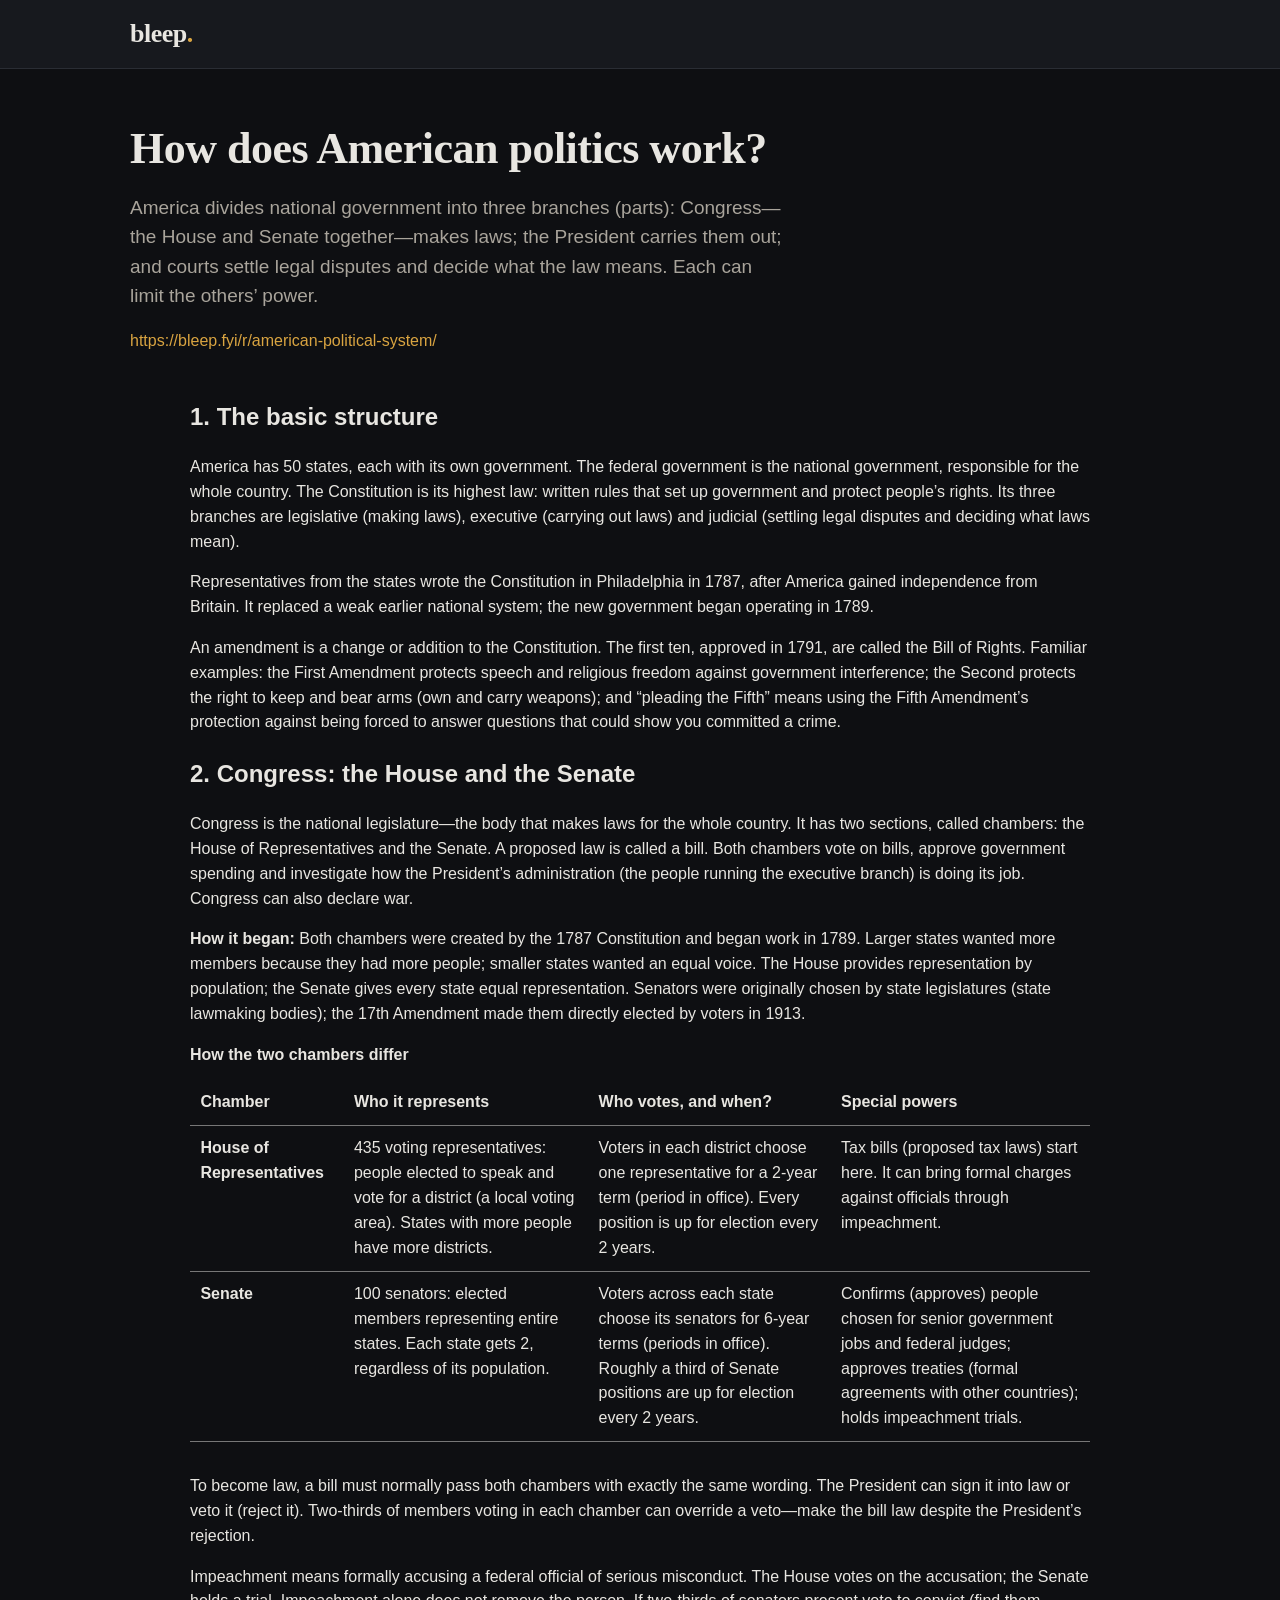
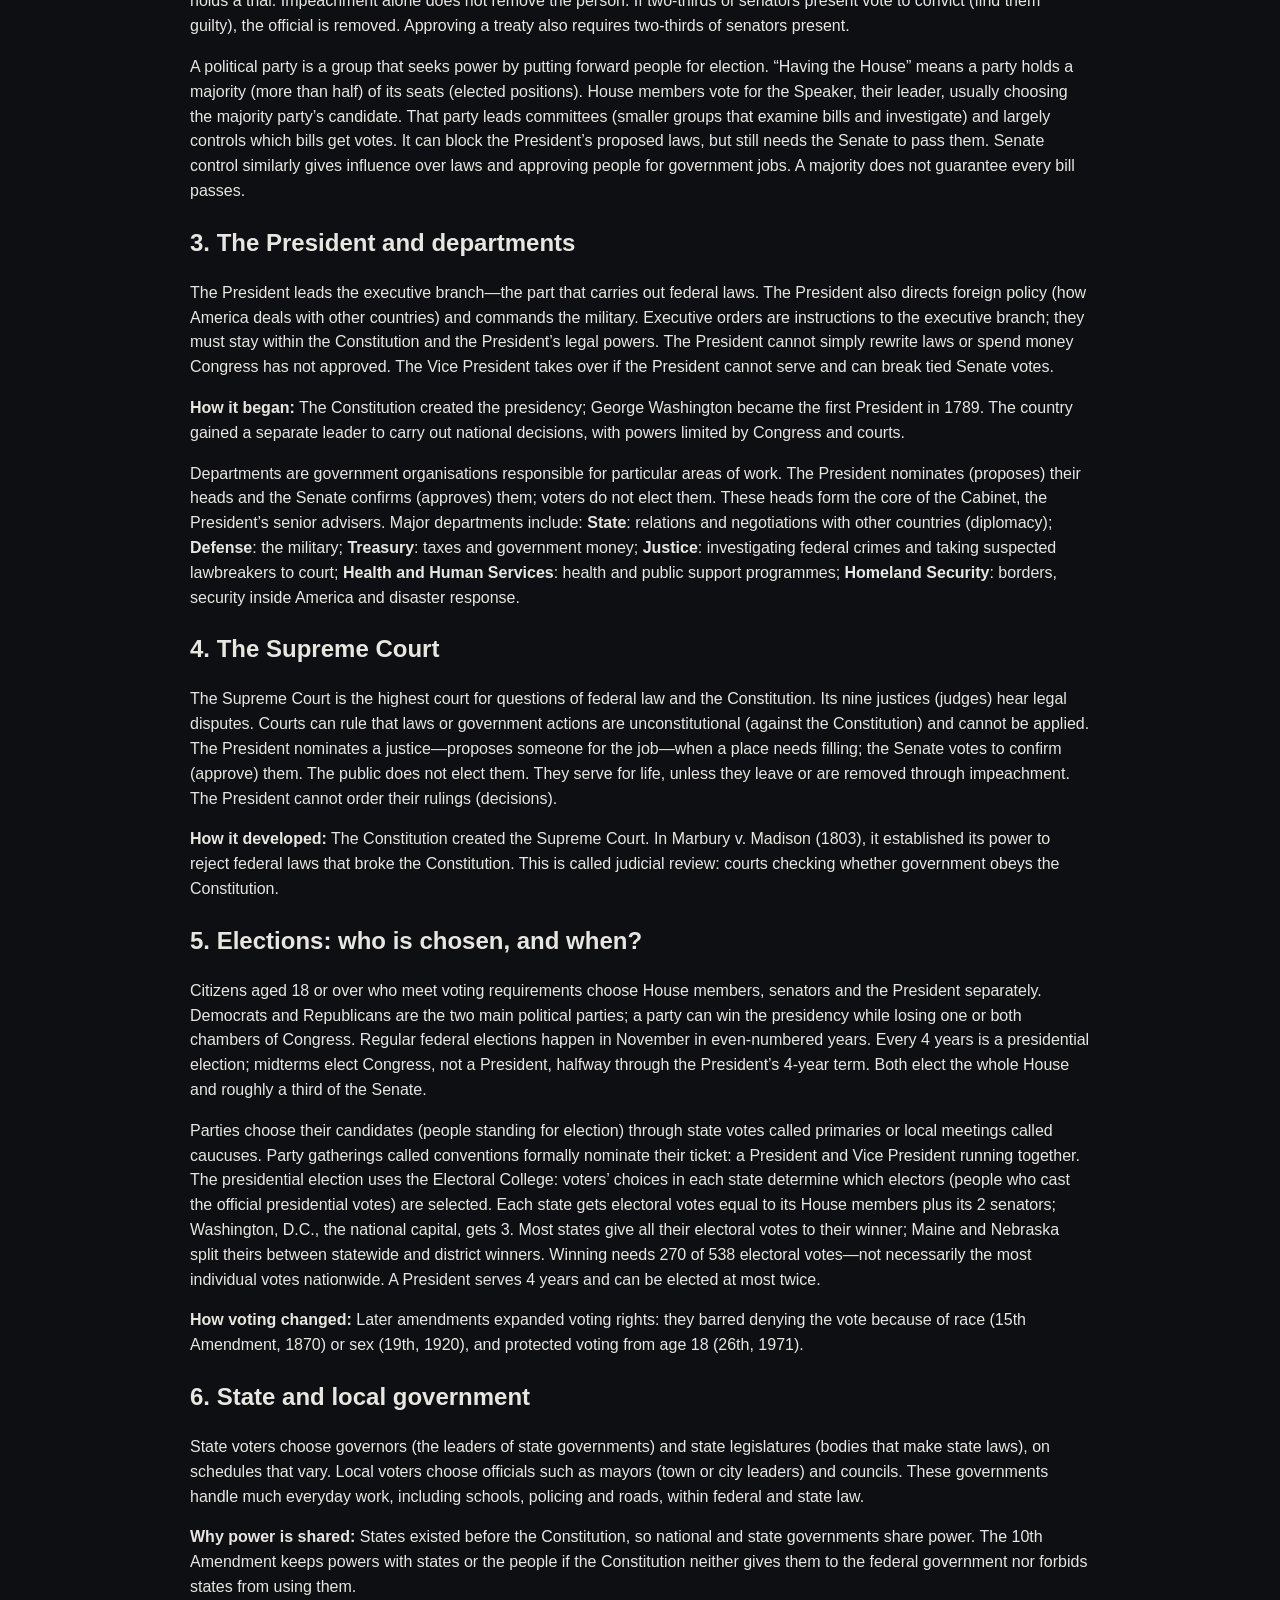
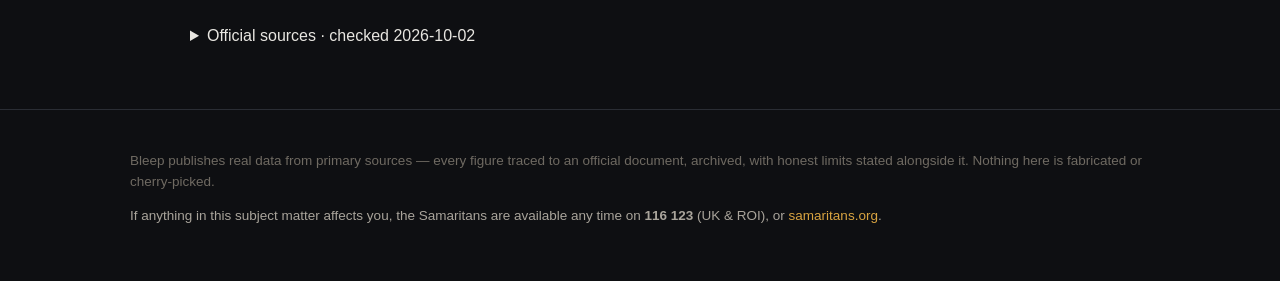
<file: r/american-political-system/index.html>
<!doctype html>
<html lang="en-GB">
<head>
  <meta charset="utf-8">
  <meta name="viewport" content="width=device-width, initial-scale=1">
  <title>Bleep — How does American politics work?</title>
  <meta name="description" content="Congress makes laws; the President carries them out; courts check legality.">
  <link rel="stylesheet" href="/static/bleep.css">
  <link rel="icon" href="data:image/svg+xml,<svg xmlns='http://www.w3.org/2000/svg' viewBox='0 0 100 100'><text y='.9em' font-size='90'>◼</text></svg>">
</head>
<body>
  <header class="masthead">
    <div class="wrap masthead-inner">
      <a class="brand" href="/">bleep<span class="brand-dot">.</span></a>
    </div>
  </header>
  <main class="wrap">
    













<section class="hero briefing-hero">
  <h1>How does American politics work?</h1>
  <p class="lede">America divides national government into three branches (parts): Congress—the House and Senate together—makes laws; the President carries them out; and courts settle legal disputes and decide what the law means. Each can limit the others’ power.</p>
  <p class="page-link"><a href="https://bleep.fyi/r/american-political-system/">https://bleep.fyi/r/american-political-system/</a></p>
</section>

<section class="politics-explainer" aria-label="American government explained">
  <h2>1. The basic structure</h2>
  <p>America has 50 states, each with its own government. The federal government is the national government, responsible for the whole country. The Constitution is its highest law: written rules that set up government and protect people’s rights. Its three branches are legislative (making laws), executive (carrying out laws) and judicial (settling legal disputes and deciding what laws mean).</p>
  <p>Representatives from the states wrote the Constitution in Philadelphia in 1787, after America gained independence from Britain. It replaced a weak earlier national system; the new government began operating in 1789.</p>
  <p>An amendment is a change or addition to the Constitution. The first ten, approved in 1791, are called the Bill of Rights. Familiar examples: the First Amendment protects speech and religious freedom against government interference; the Second protects the right to keep and bear arms (own and carry weapons); and “pleading the Fifth” means using the Fifth Amendment’s protection against being forced to answer questions that could show you committed a crime.</p>
  <h2>2. Congress: the House and the Senate</h2>
  <p>Congress is the national legislature—the body that makes laws for the whole country. It has two sections, called chambers: the House of Representatives and the Senate. A proposed law is called a bill. Both chambers vote on bills, approve government spending and investigate how the President’s administration (the people running the executive branch) is doing its job. Congress can also declare war.</p>
  <p><strong>How it began:</strong> Both chambers were created by the 1787 Constitution and began work in 1789. Larger states wanted more members because they had more people; smaller states wanted an equal voice. The House provides representation by population; the Senate gives every state equal representation. Senators were originally chosen by state legislatures (state lawmaking bodies); the 17th Amendment made them directly elected by voters in 1913.</p>
  <div class="explainer-table-wrap">
    <table class="explainer-table">
      <caption>How the two chambers differ</caption>
      <thead><tr><th scope="col">Chamber</th><th scope="col">Who it represents</th><th scope="col">Who votes, and when?</th><th scope="col">Special powers</th></tr></thead>
      <tbody><tr><th scope="row">House of Representatives</th><td data-label="Represents: ">435 voting representatives: people elected to speak and vote for a district (a local voting area). States with more people have more districts.</td><td data-label="Voters and terms: ">Voters in each district choose one representative for a 2-year term (period in office). Every position is up for election every 2 years.</td><td data-label="Special powers: ">Tax bills (proposed tax laws) start here. It can bring formal charges against officials through impeachment.</td></tr><tr><th scope="row">Senate</th><td data-label="Represents: ">100 senators: elected members representing entire states. Each state gets 2, regardless of its population.</td><td data-label="Voters and terms: ">Voters across each state choose its senators for 6-year terms (periods in office). Roughly a third of Senate positions are up for election every 2 years.</td><td data-label="Special powers: ">Confirms (approves) people chosen for senior government jobs and federal judges; approves treaties (formal agreements with other countries); holds impeachment trials.</td></tr></tbody>
    </table>
  </div>
  <p>To become law, a bill must normally pass both chambers with exactly the same wording. The President can sign it into law or veto it (reject it). Two-thirds of members voting in each chamber can override a veto—make the bill law despite the President’s rejection.</p>
  <p>Impeachment means formally accusing a federal official of serious misconduct. The House votes on the accusation; the Senate holds a trial. Impeachment alone does not remove the person. If two-thirds of senators present vote to convict (find them guilty), the official is removed. Approving a treaty also requires two-thirds of senators present.</p>
  <p>A political party is a group that seeks power by putting forward people for election. “Having the House” means a party holds a majority (more than half) of its seats (elected positions). House members vote for the Speaker, their leader, usually choosing the majority party’s candidate. That party leads committees (smaller groups that examine bills and investigate) and largely controls which bills get votes. It can block the President’s proposed laws, but still needs the Senate to pass them. Senate control similarly gives influence over laws and approving people for government jobs. A majority does not guarantee every bill passes.</p>
  <h2>3. The President and departments</h2>
  <p>The President leads the executive branch—the part that carries out federal laws. The President also directs foreign policy (how America deals with other countries) and commands the military. Executive orders are instructions to the executive branch; they must stay within the Constitution and the President’s legal powers. The President cannot simply rewrite laws or spend money Congress has not approved. The Vice President takes over if the President cannot serve and can break tied Senate votes.</p>
  <p><strong>How it began:</strong> The Constitution created the presidency; George Washington became the first President in 1789. The country gained a separate leader to carry out national decisions, with powers limited by Congress and courts.</p>
  <p>Departments are government organisations responsible for particular areas of work. The President nominates (proposes) their heads and the Senate confirms (approves) them; voters do not elect them. These heads form the core of the Cabinet, the President’s senior advisers. Major departments include: <strong>State</strong>: relations and negotiations with other countries (diplomacy); <strong>Defense</strong>: the military; <strong>Treasury</strong>: taxes and government money; <strong>Justice</strong>: investigating federal crimes and taking suspected lawbreakers to court; <strong>Health and Human Services</strong>: health and public support programmes; <strong>Homeland Security</strong>: borders, security inside America and disaster response.</p>
  <h2>4. The Supreme Court</h2>
  <p>The Supreme Court is the highest court for questions of federal law and the Constitution. Its nine justices (judges) hear legal disputes. Courts can rule that laws or government actions are unconstitutional (against the Constitution) and cannot be applied. The President nominates a justice—proposes someone for the job—when a place needs filling; the Senate votes to confirm (approve) them. The public does not elect them. They serve for life, unless they leave or are removed through impeachment. The President cannot order their rulings (decisions).</p>
  <p><strong>How it developed:</strong> The Constitution created the Supreme Court. In Marbury v. Madison (1803), it established its power to reject federal laws that broke the Constitution. This is called judicial review: courts checking whether government obeys the Constitution.</p>
  <h2>5. Elections: who is chosen, and when?</h2>
  <p>Citizens aged 18 or over who meet voting requirements choose House members, senators and the President separately. Democrats and Republicans are the two main political parties; a party can win the presidency while losing one or both chambers of Congress. Regular federal elections happen in November in even-numbered years. Every 4 years is a presidential election; midterms elect Congress, not a President, halfway through the President’s 4-year term. Both elect the whole House and roughly a third of the Senate.</p>
  <p>Parties choose their candidates (people standing for election) through state votes called primaries or local meetings called caucuses. Party gatherings called conventions formally nominate their ticket: a President and Vice President running together. The presidential election uses the Electoral College: voters’ choices in each state determine which electors (people who cast the official presidential votes) are selected. Each state gets electoral votes equal to its House members plus its 2 senators; Washington, D.C., the national capital, gets 3. Most states give all their electoral votes to their winner; Maine and Nebraska split theirs between statewide and district winners. Winning needs 270 of 538 electoral votes—not necessarily the most individual votes nationwide. A President serves 4 years and can be elected at most twice.</p>
  <p><strong>How voting changed:</strong> Later amendments expanded voting rights: they barred denying the vote because of race (15th Amendment, 1870) or sex (19th, 1920), and protected voting from age 18 (26th, 1971).</p>
  <h2>6. State and local government</h2>
  <p>State voters choose governors (the leaders of state governments) and state legislatures (bodies that make state laws), on schedules that vary. Local voters choose officials such as mayors (town or city leaders) and councils. These governments handle much everyday work, including schools, policing and roads, within federal and state law.</p>
  <p><strong>Why power is shared:</strong> States existed before the Constitution, so national and state governments share power. The 10th Amendment keeps powers with states or the people if the Constitution neither gives them to the federal government nor forbids states from using them.</p>
</section>
<details class="explainer-sources">
  <summary>Official sources · checked 2026-10-02</summary>
  <ul><li><a href="https://www.usa.gov/branches-of-government" rel="noopener">USAGov: Branches of the U.S. government</a></li><li><a href="https://www.usa.gov/midterm-elections" rel="noopener">USAGov: Congressional elections and midterm elections</a></li><li><a href="https://www.usa.gov/electoral-college" rel="noopener">USAGov: Electoral College</a></li><li><a href="https://www.archives.gov/founding-docs/constitution-transcript" rel="noopener">National Archives: Constitution transcript</a></li><li><a href="https://www.usa.gov/agencies/u-s-department-of-state" rel="noopener">USAGov: Department of State</a></li><li><a href="https://www.usa.gov/agencies/u-s-department-of-defense" rel="noopener">USAGov: Department of Defense</a></li><li><a href="https://www.usa.gov/agencies/u-s-department-of-the-treasury" rel="noopener">USAGov: Department of the Treasury</a></li><li><a href="https://www.usa.gov/agencies/u-s-department-of-justice" rel="noopener">USAGov: Department of Justice</a></li><li><a href="https://www.usa.gov/agencies/u-s-department-of-health-and-human-services" rel="noopener">USAGov: Department of Health and Human Services</a></li><li><a href="https://www.usa.gov/agencies/u-s-department-of-homeland-security" rel="noopener">USAGov: Department of Homeland Security</a></li><li><a href="https://www.usa.gov/state-local-governments" rel="noopener">USAGov: State and local governments</a></li><li><a href="https://www.house.gov/leadership" rel="noopener">U.S. House of Representatives: House leadership</a></li><li><a href="https://www.usa.gov/presidential-election-process" rel="noopener">USAGov: Presidential election process</a></li><li><a href="https://www.supremecourt.gov/about/justices.aspx" rel="noopener">Supreme Court of the United States: The Justices</a></li><li><a href="https://www.archives.gov/founding-docs/amendments-11-27" rel="noopener">National Archives: Constitution amendments 11–27</a></li><li><a href="https://www.archives.gov/founding-docs/more-perfect-union" rel="noopener">National Archives: The creation of the U.S. Constitution</a></li><li><a href="https://www.archives.gov/founding-docs/bill-of-rights-transcript" rel="noopener">National Archives: Bill of Rights transcript</a></li><li><a href="https://www.supremecourt.gov/about/constitutional.aspx" rel="noopener">Supreme Court of the United States: The Court and constitutional interpretation</a></li></ul>
</details>




<script>
if (!navigator.clipboard) {
  document.querySelectorAll('.copy-btn').forEach(b => b.hidden = true);
} else {
  document.addEventListener('click', async (e) => {
    const btn = e.target.closest('.copy-btn');
    if (!btn) return;
    try {
      await navigator.clipboard.writeText(btn.dataset.copy || '');
      const original = btn.textContent;
      btn.textContent = 'Copied ✓';
      btn.classList.add('copied');
      setTimeout(() => { btn.textContent = original; btn.classList.remove('copied'); }, 1600);
    } catch (err) {
      btn.textContent = 'Copy failed';
      setTimeout(() => { btn.textContent = 'Copy'; }, 1600);
    }
  });
}
</script>
<script>
// At a glance / Full detail tabs. The base HTML has both #glance and
// #detail always visible (see bleep.css) so this is a pure enhancement —
// without it, both panels show and every hash link (#glance, #detail, or
// a deep link INTO #detail like #s1/#limits) is a plain, correct browser
// scroll. With it: only the active panel shows, and a hash pointing at
// anything nested inside #detail activates #detail first.
(function () {
  var glance = document.getElementById('glance');
  var detail = document.getElementById('detail');
  var tabGlance = document.getElementById('tab-glance');
  var tabDetail = document.getElementById('tab-detail');
  var tablist = document.getElementById('glance-tabs-nav');
  if (!glance || !detail || !tabGlance || !tabDetail) return;
  var tabs = [tabGlance, tabDetail];

  if (tablist) tablist.setAttribute('role', 'tablist');
  tabGlance.setAttribute('role', 'tab');
  tabGlance.setAttribute('aria-controls', 'glance');
  tabDetail.setAttribute('role', 'tab');
  tabDetail.setAttribute('aria-controls', 'detail');
  glance.setAttribute('role', 'tabpanel');
  detail.setAttribute('role', 'tabpanel');

  function activate(which) {
    var showDetail = which === 'detail';
    detail.hidden = !showDetail;
    glance.hidden = showDetail;
    tabDetail.setAttribute('aria-selected', String(showDetail));
    tabGlance.setAttribute('aria-selected', String(!showDetail));
  }

  function targetPanel(hash) {
    var id = (hash || '').slice(1);
    if (id === 'detail') return 'detail';
    if (!id || id === 'glance') return 'glance';
    var el = document.getElementById(id);
    return (el && detail.contains(el)) ? 'detail' : 'glance';
  }

  function applyHash(scroll) {
    activate(targetPanel(location.hash));
    if (scroll && location.hash.length > 1) {
      var el = document.getElementById(location.hash.slice(1));
      if (el) el.scrollIntoView();
    }
  }

  tabGlance.addEventListener('click', function (e) { e.preventDefault(); location.hash = '#glance'; });
  tabDetail.addEventListener('click', function (e) { e.preventDefault(); location.hash = '#detail'; });
  window.addEventListener('hashchange', function () { applyHash(true); });

  tabs.forEach(function (tab) {
    tab.addEventListener('keydown', function (e) {
      var idx = tabs.indexOf(document.activeElement);
      if (idx === -1) return;
      var next = null;
      if (e.key === 'ArrowRight') next = tabs[(idx + 1) % tabs.length];
      else if (e.key === 'ArrowLeft') next = tabs[(idx - 1 + tabs.length) % tabs.length];
      else if (e.key === 'Home') next = tabs[0];
      else if (e.key === 'End') next = tabs[tabs.length - 1];
      if (next) { e.preventDefault(); next.focus(); next.click(); }
    });
  });

  applyHash(false);
})();
</script>


<script>
(function () {
  var dataEl = document.getElementById('stages-data');
  if (!dataEl) return;
  var stages;
  try { stages = JSON.parse(dataEl.textContent); } catch (e) { return; }
  if (!stages || !stages.length) return;

  // Reduced motion (or no JS at all, which never reaches this line) keeps
  // the static panels as-is — the interactive stepper never activates.
  if (window.matchMedia && window.matchMedia('(prefers-reduced-motion: reduce)').matches) return;

  var stepper = document.getElementById('stepper');
  var staticEl = document.getElementById('stages-static');
  var headlineEl = document.getElementById('stepper-headline');
  var chartSlot = document.getElementById('stepper-chart-slot');
  var captionEl = document.getElementById('stepper-caption');
  var sourceEl = document.getElementById('stepper-source');
  var frameEl = stepper.querySelector('.stepper-frame');
  var backBtn = document.getElementById('stepper-back');
  var nextBtn = document.getElementById('stepper-next');
  var dotsEl = document.getElementById('stepper-dots');
  if (!stepper || !staticEl || !headlineEl) return;

  var stageCharts = stages.map(function (s) {
    var panel = document.getElementById('stage-' + s.id);
    return panel ? panel.querySelector('.stage-charts') : null;
  });

  var idx = 0;
  var beat = 'setup';

  function arrow(direction) {
    return direction === 'down' ? '↓' : direction === 'up' ? '↑' : '↔';
  }

  function renderHeadline(h) {
    headlineEl.innerHTML = '';
    if (!h) return;
    var num = document.createElement('span');
    var label = document.createElement('span');
    label.className = 'stepper-num-label';
    if (h.type === 'value') {
      num.className = 'stepper-num';
      num.textContent = h.value + h.unit;
      label.textContent = h.label || '';
    } else if (h.type === 'band') {
      num.className = 'stepper-num stepper-num-band';
      num.textContent = h.low + '–' + h.high + h.unit;
      label.textContent = h.label || 'a range, not a single point';
    } else if (h.type === 'held') {
      num.className = 'stepper-num stepper-num-held';
      num.textContent = h.band.low + '–' + h.band.high + h.unit + ' ' + arrow(h.direction);
      label.textContent = h.note || '';
    } else if (h.type === 'zero') {
      num.className = 'stepper-num stepper-num-zero';
      num.textContent = h.band.low + '–' + h.band.high + h.unit + ' ✓';
      label.textContent = h.note || '';
    }
    headlineEl.appendChild(num);
    headlineEl.appendChild(label);
    // restart the reveal transition each time
    headlineEl.classList.remove('stepper-headline-in');
    void headlineEl.offsetWidth;
    headlineEl.classList.add('stepper-headline-in');
  }

  function render() {
    var stage = stages[idx];
    var isSetup = beat === 'setup';
    captionEl.textContent = isSetup ? stage.setup_caption : stage.apply_caption;
    renderHeadline(stage.headline ? (isSetup ? stage.headline.pre : stage.headline.post) : null);

    chartSlot.innerHTML = '';
    var chartsWrap = stageCharts[idx];
    if (chartsWrap) {
      var clone = chartsWrap.cloneNode(true);
      chartSlot.appendChild(clone);
    }
    frameEl.setAttribute('data-beat', beat);

    var firstChart = (stage.charts || [])[0];
    sourceEl.textContent = firstChart ? firstChart.source_line : '';

    backBtn.disabled = (idx === 0 && beat === 'setup');
    var atEnd = (idx === stages.length - 1 && beat === 'apply');
    nextBtn.textContent = atEnd ? 'Done ✓' : 'Next →';
    nextBtn.disabled = atEnd;

    renderDots();
  }

  function renderDots() {
    dotsEl.innerHTML = '';
    stages.forEach(function (s, i) {
      var pair = document.createElement('span');
      pair.className = 'stepper-dot-pair';
      ['setup', 'apply'].forEach(function (b) {
        var dot = document.createElement('span');
        var passed = i < idx || (i === idx && (beat === 'apply' || b === 'setup'));
        var current = i === idx && b === beat;
        dot.className = 'stepper-dot' + (passed ? ' is-done' : '') + (current ? ' is-current' : '');
        pair.appendChild(dot);
      });
      dotsEl.appendChild(pair);
    });
  }

  function next() {
    if (beat === 'setup') { beat = 'apply'; }
    else if (idx < stages.length - 1) { idx += 1; beat = 'setup'; }
    else { return; }
    render();
  }
  function back() {
    if (beat === 'apply') { beat = 'setup'; }
    else if (idx > 0) { idx -= 1; beat = 'apply'; }
    else { return; }
    render();
  }

  nextBtn.addEventListener('click', next);
  backBtn.addEventListener('click', back);

  staticEl.setAttribute('data-stepper-active', 'true');
  stepper.hidden = false;
  render();
})();
</script>


<script>
(function() {
  var section = document.getElementById('timeline-section');
  if (!section) return;

  var eraSelect = document.getElementById('filter-era');
  var countrySelect = document.getElementById('filter-country');
  var powerSelect = document.getElementById('filter-power');
  var resetBtn = document.getElementById('timeline-filter-reset');
  var countEl = document.getElementById('timeline-visible-count');
  var cards = section.querySelectorAll('.timeline-card');

  if (!eraSelect || !countrySelect || !powerSelect || !cards.length) return;

  function filterTimeline() {
    var selectedEra = eraSelect.value;
    var selectedCountry = countrySelect.value;
    var selectedPower = powerSelect.value;
    var visibleCount = 0;

    for (var i = 0; i < cards.length; i++) {
      var card = cards[i];
      var cardEra = card.getAttribute('data-era') || '';
      var cardCountries = (card.getAttribute('data-countries') || '').split(',');
      var cardPowers = (card.getAttribute('data-powers') || '').split(',');

      var eraMatch = (selectedEra === 'all' || cardEra === selectedEra);
      var countryMatch = (selectedCountry === 'all' || cardCountries.indexOf(selectedCountry) !== -1);
      var powerMatch = (selectedPower === 'all' || cardPowers.indexOf(selectedPower) !== -1);

      if (eraMatch && countryMatch && powerMatch) {
        card.style.display = '';
        visibleCount++;
      } else {
        card.style.display = 'none';
      }
    }

    if (countEl) {
      countEl.textContent = visibleCount;
    }
  }

  eraSelect.addEventListener('change', filterTimeline);
  countrySelect.addEventListener('change', filterTimeline);
  powerSelect.addEventListener('change', filterTimeline);

  if (resetBtn) {
    resetBtn.addEventListener('click', function() {
      eraSelect.value = 'all';
      countrySelect.value = 'all';
      powerSelect.value = 'all';
      filterTimeline();
    });
  }
})();
</script>


<script>
(function() {
  var tabButtons = document.querySelectorAll('.comparison-tab-btn');
  var panels = document.querySelectorAll('.comparison-panel');
  if (!tabButtons.length || !panels.length) return;

  function switchTab(btn) {
    var targetPanelId = btn.getAttribute('data-panel');
    tabButtons.forEach(function(b) {
      b.classList.remove('active');
      b.setAttribute('aria-selected', 'false');
    });
    panels.forEach(function(p) {
      p.classList.remove('active');
      p.hidden = true;
    });

    btn.classList.add('active');
    btn.setAttribute('aria-selected', 'true');
    var activePanel = document.getElementById(targetPanelId);
    if (activePanel) {
      activePanel.classList.add('active');
      activePanel.hidden = false;
    }
  }

  tabButtons.forEach(function(btn) {
    btn.addEventListener('click', function() {
      switchTab(this);
    });
    btn.addEventListener('keydown', function(e) {
      var btnArr = Array.prototype.slice.call(tabButtons);
      var idx = btnArr.indexOf(this);
      if (e.key === 'ArrowRight' || e.key === 'ArrowDown') {
        e.preventDefault();
        var nextIdx = (idx + 1) % btnArr.length;
        btnArr[nextIdx].focus();
        switchTab(btnArr[nextIdx]);
      } else if (e.key === 'ArrowLeft' || e.key === 'ArrowUp') {
        e.preventDefault();
        var prevIdx = (idx - 1 + btnArr.length) % btnArr.length;
        btnArr[prevIdx].focus();
        switchTab(btnArr[prevIdx]);
      }
    });
  });
})();
</script>


  </main>
  <footer class="site-footer">
    <div class="wrap">
      <p>Bleep publishes real data from primary sources — every figure traced to an official
      document, archived, with honest limits stated alongside it. Nothing here is fabricated
      or cherry-picked.</p>
      <p class="support-line">If anything in this subject matter affects you, the Samaritans are
      available any time on <strong>116 123</strong> (UK &amp; ROI), or
      <a href="https://www.samaritans.org">samaritans.org</a>.</p>
    </div>
  </footer>
</body>
</html>
</file>
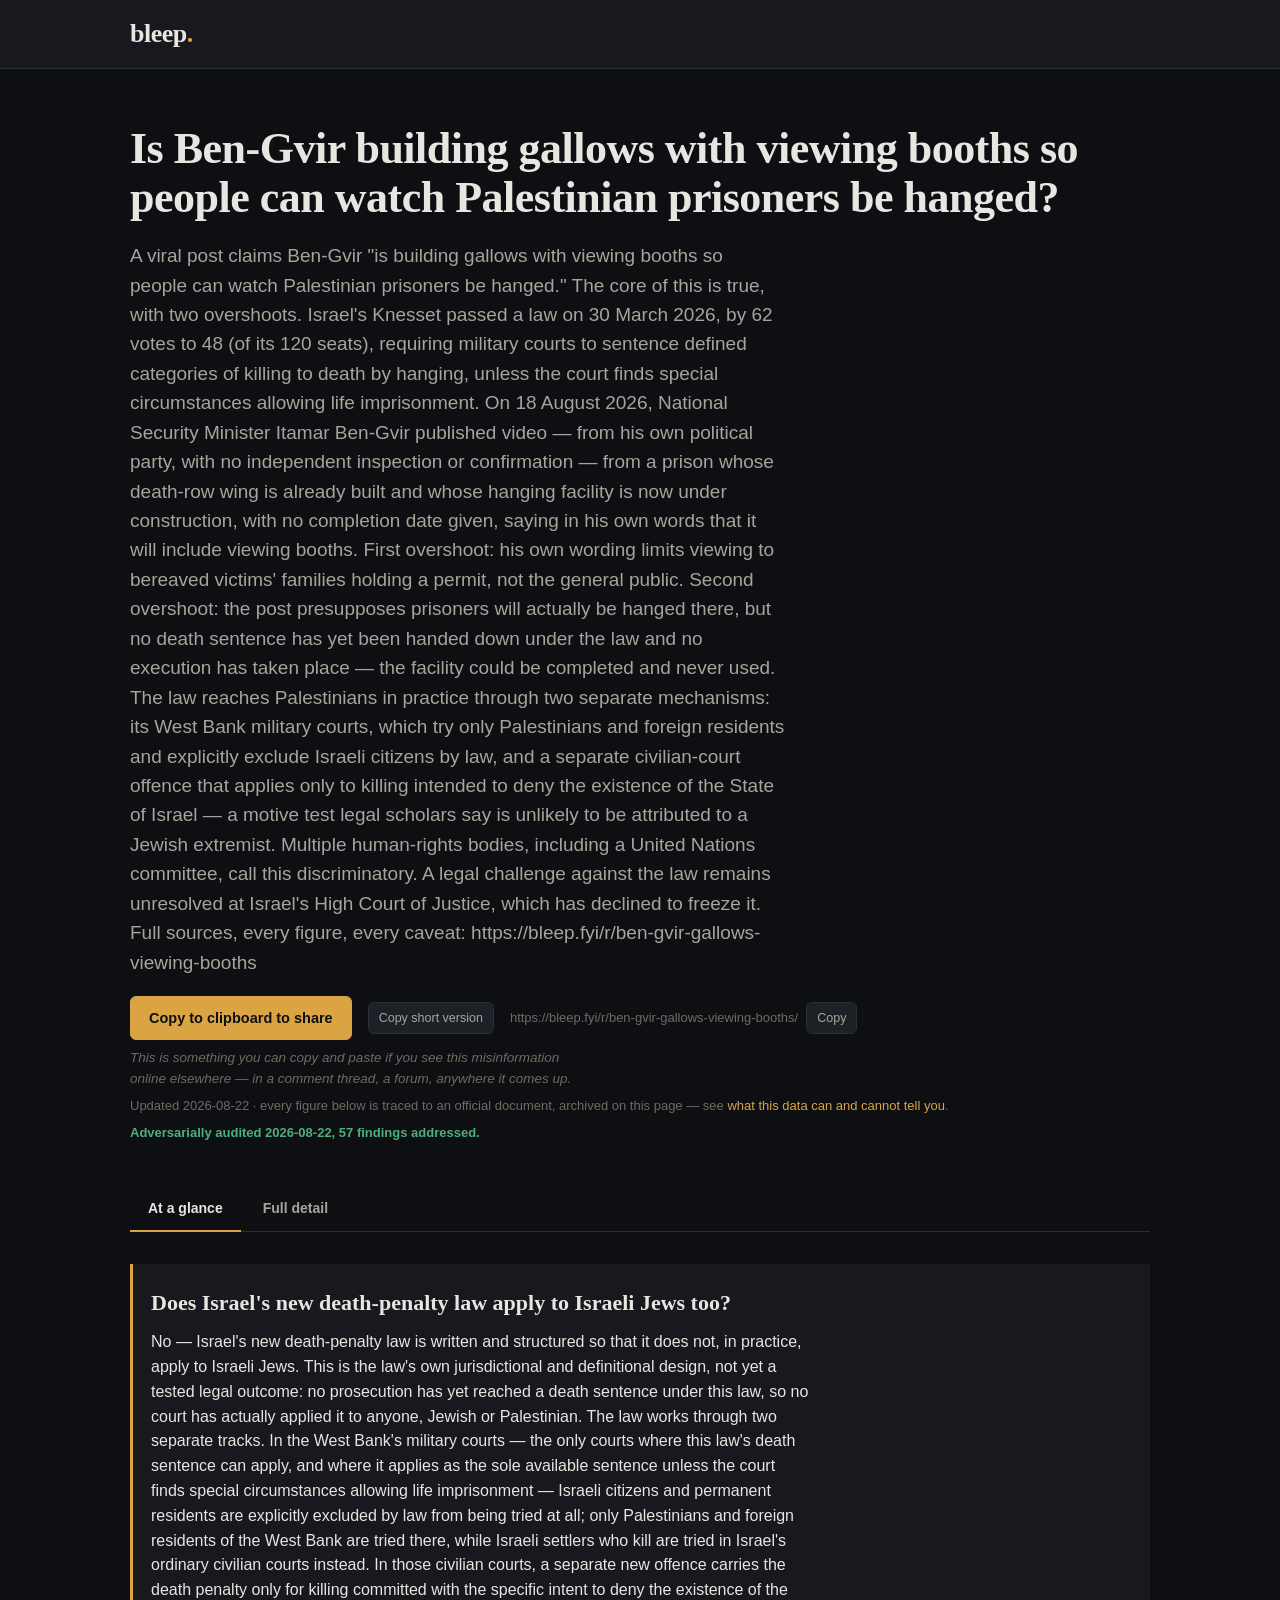
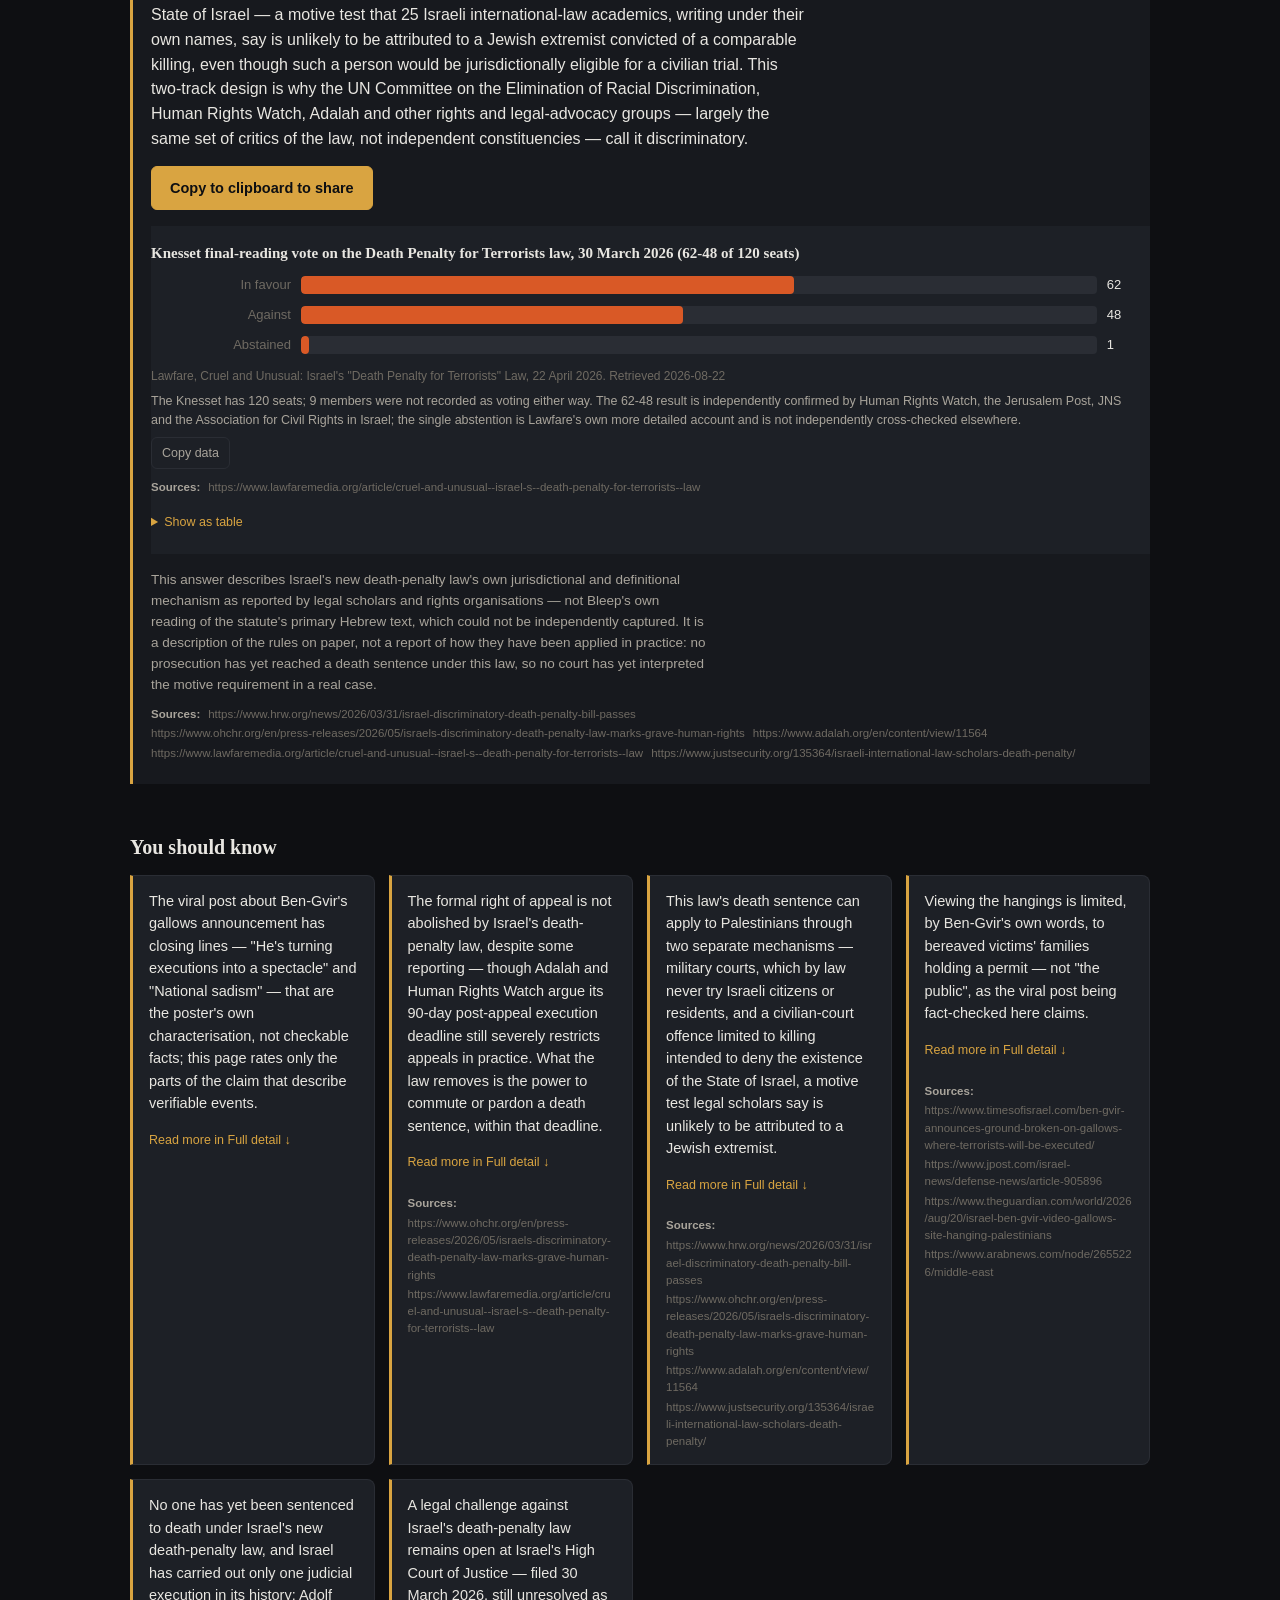
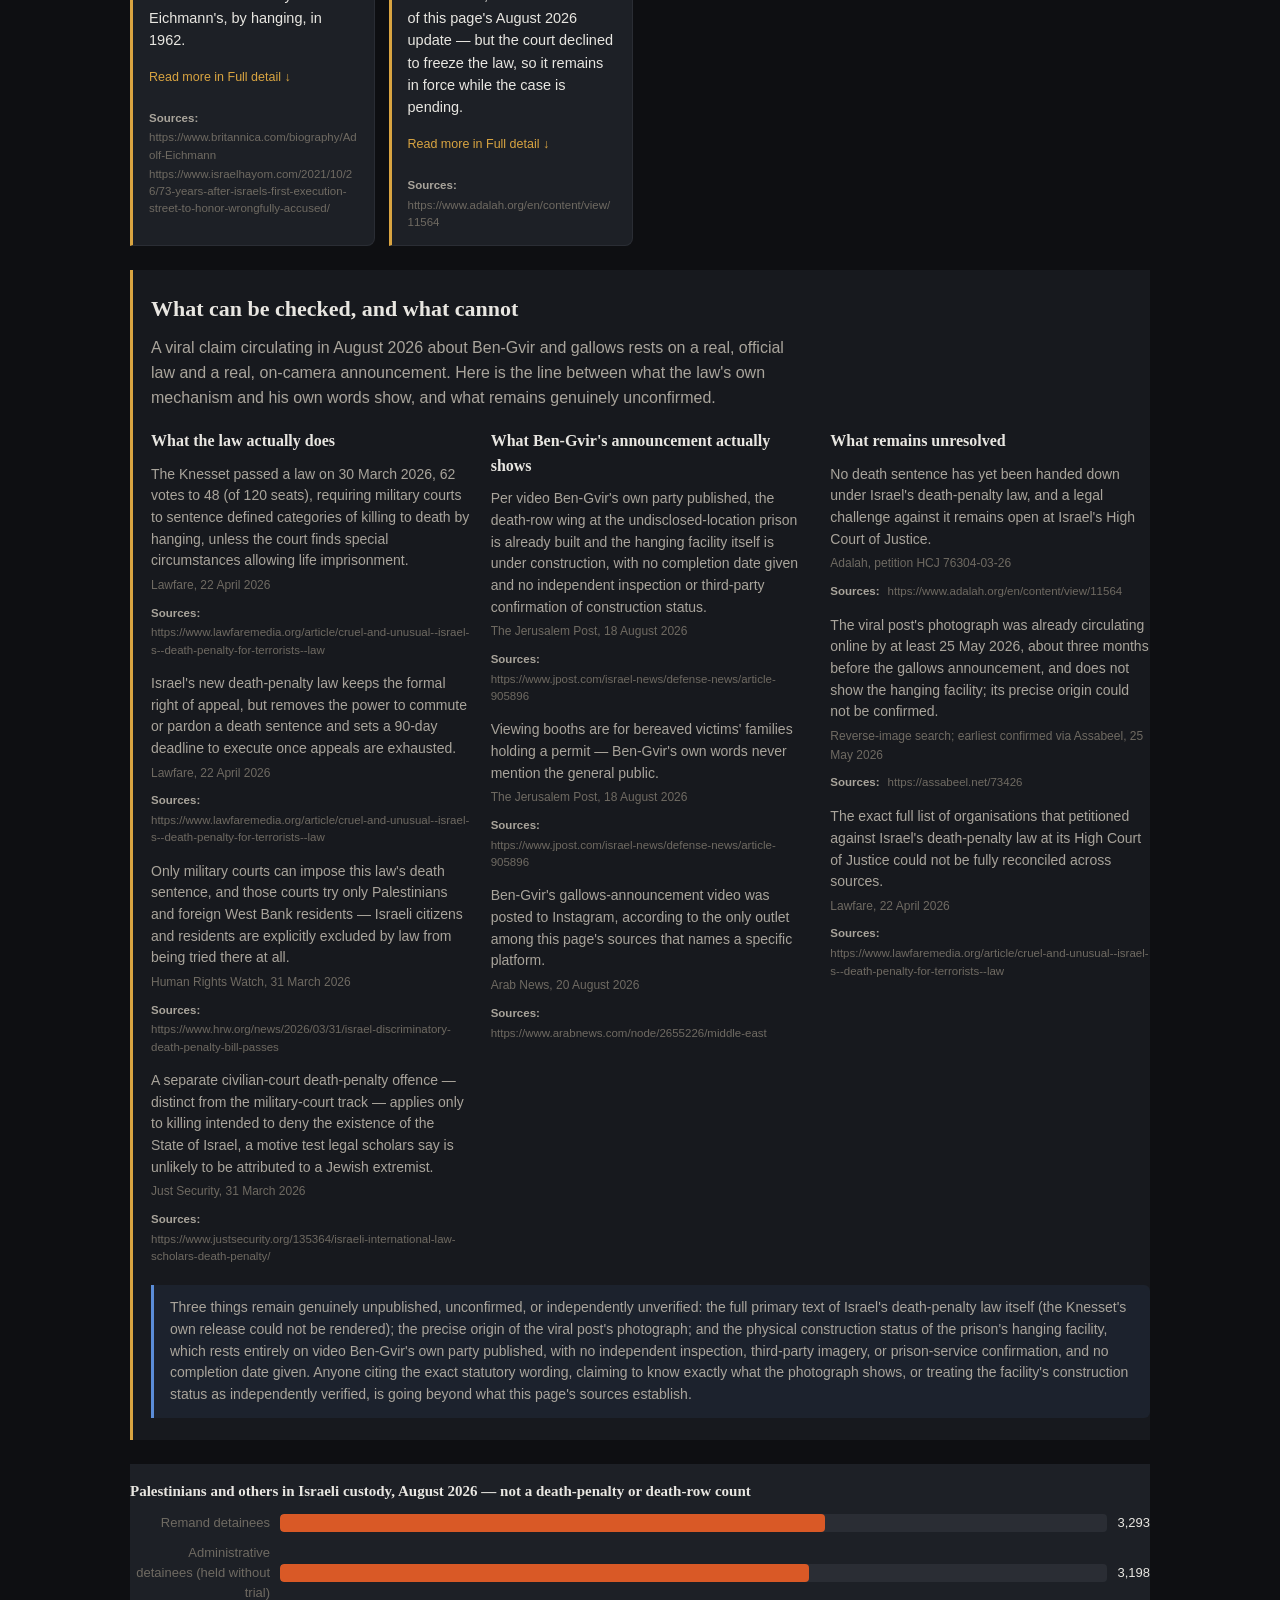
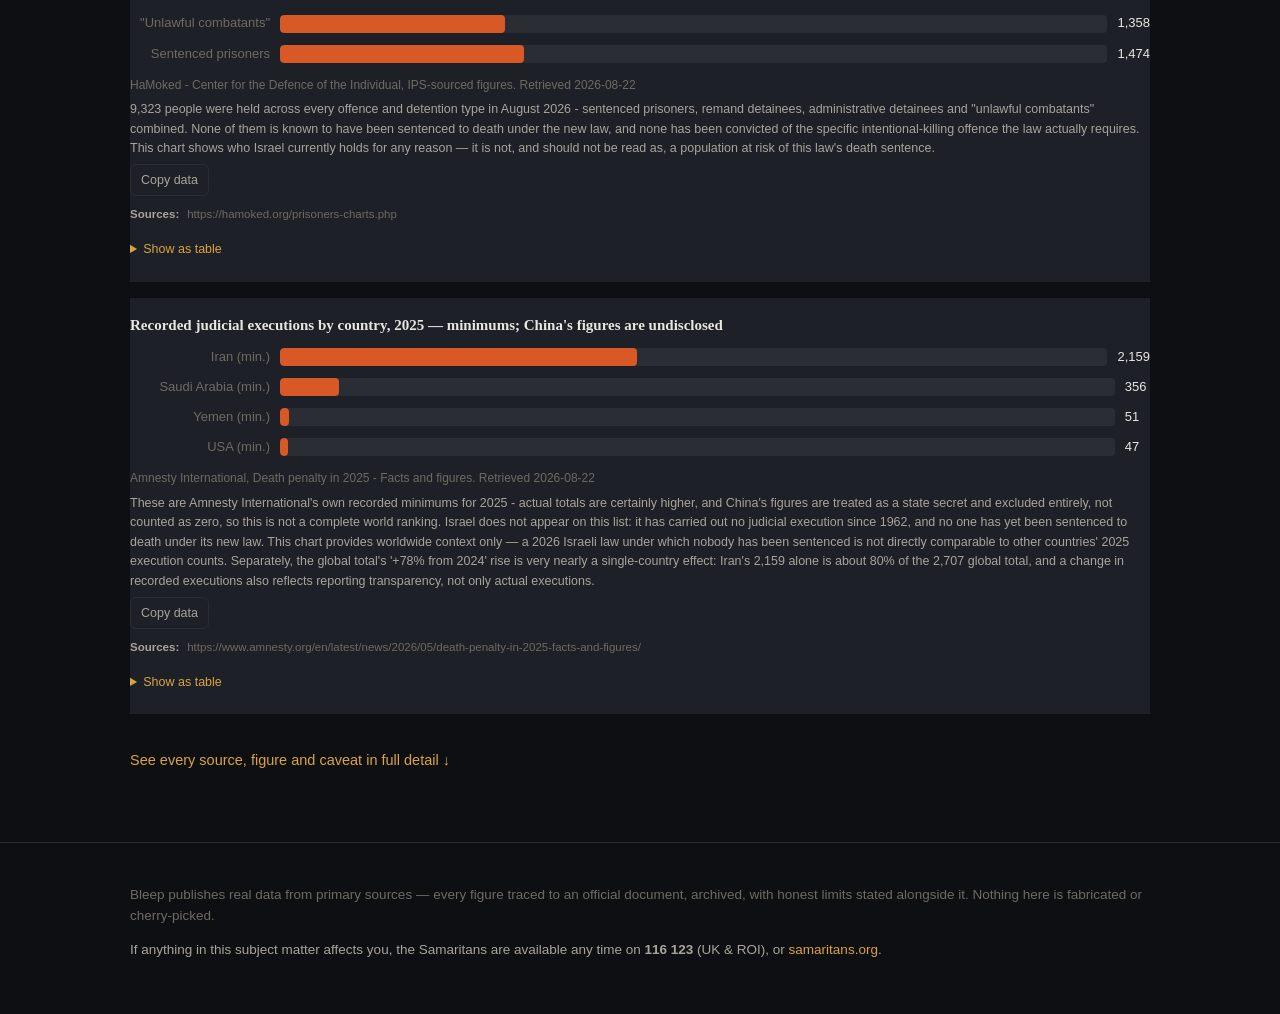
<file: r/ben-gvir-gallows-viewing-booths/index.html>
<!doctype html>
<html lang="en-GB">
<head>
  <meta charset="utf-8">
  <meta name="viewport" content="width=device-width, initial-scale=1">
  <title>Bleep — Is Ben-Gvir building gallows with viewing booths so people can watch Palestinian prisoners be hanged?</title>
  <meta name="description" content="A viral post claims Ben-Gvir &#34;is building gallows with viewing booths so people can watch Palestinian prisoners be hanged.&#34; Largely TRUE, with two overshoots. Israel&#39;s Knesset passed a law on 30 March 2026 (62-48 of 120 seats) requiring military courts to sentence defined killings to death by hanging, barring special circumstances, and National Security Minister Itamar Ben-Gvir published video on 18 August 2026 — from his own party, not independently verified — showing a prison death-row wing already built, with a hanging facility now under construction, saying it will include viewing booths. First overshoot: his own words limit viewing to bereaved families with a permit, not the public. Second overshoot: nobody has actually been sentenced or hanged under the law yet — the facility could go unused. The law reaches Palestinians via two mechanisms — military courts that exclude Israeli citizens by law, and a civilian-court offence requiring intent to deny Israel&#39;s existence, a test scholars say is unlikely to be attributed to Jewish extremists — which is why UN and rights bodies call it discriminatory. A legal challenge remains unresolved. Full sources: https://bleep.fyi/r/ben-gvir-gallows-viewing-booths">
  <link rel="stylesheet" href="/static/bleep.css">
  <link rel="icon" href="data:image/svg+xml,<svg xmlns='http://www.w3.org/2000/svg' viewBox='0 0 100 100'><text y='.9em' font-size='90'>◼</text></svg>">
</head>
<body>
  <header class="masthead">
    <div class="wrap masthead-inner">
      <a class="brand" href="/">bleep<span class="brand-dot">.</span></a>
    </div>
  </header>
  <main class="wrap">
    











<section class="hero briefing-hero">
  <h1>Is Ben-Gvir building gallows with viewing booths so people can watch Palestinian prisoners be hanged?</h1>
  <p class="lede">A viral post claims Ben-Gvir &#34;is building gallows with viewing booths so people can watch Palestinian prisoners be hanged.&#34; The core of this is true, with two overshoots. Israel&#39;s Knesset passed a law on 30 March 2026, by 62 votes to 48 (of its 120 seats), requiring military courts to sentence defined categories of killing to death by hanging, unless the court finds special circumstances allowing life imprisonment. On 18 August 2026, National Security Minister Itamar Ben-Gvir published video — from his own political party, with no independent inspection or confirmation — from a prison whose death-row wing is already built and whose hanging facility is now under construction, with no completion date given, saying in his own words that it will include viewing booths. First overshoot: his own wording limits viewing to bereaved victims&#39; families holding a permit, not the general public. Second overshoot: the post presupposes prisoners will actually be hanged there, but no death sentence has yet been handed down under the law and no execution has taken place — the facility could be completed and never used. The law reaches Palestinians in practice through two separate mechanisms: its West Bank military courts, which try only Palestinians and foreign residents and explicitly exclude Israeli citizens by law, and a separate civilian-court offence that applies only to killing intended to deny the existence of the State of Israel — a motive test legal scholars say is unlikely to be attributed to a Jewish extremist. Multiple human-rights bodies, including a United Nations committee, call this discriminatory. A legal challenge against the law remains unresolved at Israel&#39;s High Court of Justice, which has declined to freeze it. Full sources, every figure, every caveat: https://bleep.fyi/r/ben-gvir-gallows-viewing-booths</p>
  <div class="share-block">
    <div class="share-actions">
      <button type="button" class="copy-btn copy-btn-prominent" data-copy="A viral post claims Ben-Gvir &#34;is building gallows with viewing booths so people can watch Palestinian prisoners be hanged.&#34; The core of this is true, with two overshoots. Israel&#39;s Knesset passed a law on 30 March 2026, by 62 votes to 48 (of its 120 seats), requiring military courts to sentence defined categories of killing to death by hanging, unless the court finds special circumstances allowing life imprisonment. On 18 August 2026, National Security Minister Itamar Ben-Gvir published video — from his own political party, with no independent inspection or confirmation — from a prison whose death-row wing is already built and whose hanging facility is now under construction, with no completion date given, saying in his own words that it will include viewing booths. First overshoot: his own wording limits viewing to bereaved victims&#39; families holding a permit, not the general public. Second overshoot: the post presupposes prisoners will actually be hanged there, but no death sentence has yet been handed down under the law and no execution has taken place — the facility could be completed and never used. The law reaches Palestinians in practice through two separate mechanisms: its West Bank military courts, which try only Palestinians and foreign residents and explicitly exclude Israeli citizens by law, and a separate civilian-court offence that applies only to killing intended to deny the existence of the State of Israel — a motive test legal scholars say is unlikely to be attributed to a Jewish extremist. Multiple human-rights bodies, including a United Nations committee, call this discriminatory. A legal challenge against the law remains unresolved at Israel&#39;s High Court of Justice, which has declined to freeze it. Full sources, every figure, every caveat: https://bleep.fyi/r/ben-gvir-gallows-viewing-booths">Copy to clipboard to share</button>
      <button type="button" class="copy-btn" data-copy="A viral post claims Ben-Gvir &#34;is building gallows with viewing booths so people can watch Palestinian prisoners be hanged.&#34; Largely TRUE, with two overshoots. Israel&#39;s Knesset passed a law on 30 March 2026 (62-48 of 120 seats) requiring military courts to sentence defined killings to death by hanging, barring special circumstances, and National Security Minister Itamar Ben-Gvir published video on 18 August 2026 — from his own party, not independently verified — showing a prison death-row wing already built, with a hanging facility now under construction, saying it will include viewing booths. First overshoot: his own words limit viewing to bereaved families with a permit, not the public. Second overshoot: nobody has actually been sentenced or hanged under the law yet — the facility could go unused. The law reaches Palestinians via two mechanisms — military courts that exclude Israeli citizens by law, and a civilian-court offence requiring intent to deny Israel&#39;s existence, a test scholars say is unlikely to be attributed to Jewish extremists — which is why UN and rights bodies call it discriminatory. A legal challenge remains unresolved. Full sources: https://bleep.fyi/r/ben-gvir-gallows-viewing-booths">Copy short version</button>
      <span class="page-link">https://bleep.fyi/r/ben-gvir-gallows-viewing-booths/ <button type="button" class="copy-btn" data-copy="https://bleep.fyi/r/ben-gvir-gallows-viewing-booths/">Copy</button></span>
    </div>
    <p class="share-caption">This is something you can copy and paste if you see this misinformation online elsewhere — in a comment thread, a forum, anywhere it comes up.</p>
    
  </div>
  <p class="briefing-updated">Updated 2026-08-22 · every figure below is traced to an official document, archived on this page — see
  <a href="#limits">what this data can and cannot tell you</a>.</p>
  
  
  <p class="audit-provenance">Adversarially audited 2026-08-22, 57 findings addressed.</p>
  
</section>

<nav class="glance-tabs" aria-label="Briefing view" id="glance-tabs-nav">
  <a href="#glance" id="tab-glance" aria-selected="true">At a glance</a>
  <a href="#detail" id="tab-detail" aria-selected="false">Full detail</a>
</nav>



<section id="glance" class="tab-panel" aria-labelledby="tab-glance">
  
  
  
  

  

  <section class="featured-question" id="does-this-apply-to-israeli-jews" aria-labelledby="does-this-apply-to-israeli-jews-heading">
  <h2 id="does-this-apply-to-israeli-jews-heading">Does Israel&#39;s new death-penalty law apply to Israeli Jews too?</h2>
  <p class="featured-answer">No — Israel&#39;s new death-penalty law is written and structured so that it does not, in practice, apply to Israeli Jews. This is the law&#39;s own jurisdictional and definitional design, not yet a tested legal outcome: no prosecution has yet reached a death sentence under this law, so no court has actually applied it to anyone, Jewish or Palestinian. The law works through two separate tracks. In the West Bank&#39;s military courts — the only courts where this law&#39;s death sentence can apply, and where it applies as the sole available sentence unless the court finds special circumstances allowing life imprisonment — Israeli citizens and permanent residents are explicitly excluded by law from being tried at all; only Palestinians and foreign residents of the West Bank are tried there, while Israeli settlers who kill are tried in Israel&#39;s ordinary civilian courts instead. In those civilian courts, a separate new offence carries the death penalty only for killing committed with the specific intent to deny the existence of the State of Israel — a motive test that 25 Israeli international-law academics, writing under their own names, say is unlikely to be attributed to a Jewish extremist convicted of a comparable killing, even though such a person would be jurisdictionally eligible for a civilian trial. This two-track design is why the UN Committee on the Elimination of Racial Discrimination, Human Rights Watch, Adalah and other rights and legal-advocacy groups — largely the same set of critics of the law, not independent constituencies — call it discriminatory.</p>
  <button type="button" class="copy-btn copy-btn-prominent" data-copy="Does Israel&#39;s new death-penalty law apply to Israeli Jews too? No — by the law&#39;s own jurisdictional design, though this hasn&#39;t yet been tested in a real case. Its West Bank military courts — the only courts where the death sentence can apply — explicitly exclude Israeli citizens and residents by law; only Palestinians and foreign West Bank residents are tried there. A separate civilian-court offence requires intent to deny the existence of the State of Israel, a test legal scholars say is unlikely to be attributed to a Jewish extremist. This is why the UN&#39;s anti-racism committee, Human Rights Watch and Israeli civil-rights groups all call the law discriminatory. Full sources: https://bleep.fyi/r/ben-gvir-gallows-viewing-booths">Copy to clipboard to share</button>
  <figure class="chart" id="chart-knesset-death-penalty-vote">
  <figcaption class="chart-title">Knesset final-reading vote on the Death Penalty for Terrorists law, 30 March 2026 (62-48 of 120 seats)</figcaption>
  <div class="chart-svg-wrap"><div class="ranked-rows" role="img" aria-label="Knesset final-reading vote on the Death Penalty for Terrorists law, 30 March 2026 (62-48 of 120 seats)"><div class="ranked-row"><span class="ranked-label">In favour</span><div class="ranked-track"><div class="ranked-fill" style="width:62.00%;background:#d95926"></div></div><span class="ranked-value">62</span></div><div class="ranked-row"><span class="ranked-label">Against</span><div class="ranked-track"><div class="ranked-fill" style="width:48.00%;background:#d95926"></div></div><span class="ranked-value">48</span></div><div class="ranked-row"><span class="ranked-label">Abstained</span><div class="ranked-track"><div class="ranked-fill" style="width:1.00%;background:#d95926"></div></div><span class="ranked-value">1</span></div></div></div>
  <div class="chart-foot">
    <p class="chart-source">Lawfare, Cruel and Unusual: Israel&#39;s &quot;Death Penalty for Terrorists&quot; Law, 22 April 2026. Retrieved 2026-08-22</p>
    <p class="chart-note">The Knesset has 120 seats; 9 members were not recorded as voting either way. The 62-48 result is independently confirmed by Human Rights Watch, the Jerusalem Post, JNS and the Association for Civil Rights in Israel; the single abstention is Lawfare&#39;s own more detailed account and is not independently cross-checked elsewhere.</p>
    <button type="button" class="copy-btn" data-copy="Knesset final-reading vote on the Death Penalty for Terrorists law, 30 March 2026 (62-48 of 120 seats)
In favour: 62 votes
Against: 48 votes
Abstained: 1 votes

Source: Lawfare, Cruel and Unusual: Israel&#39;s &quot;Death Penalty for Terrorists&quot; Law, 22 April 2026. Retrieved 2026-08-22">Copy data</button>
  </div>
  <div class="card-source-links"><span class="card-source-label">Sources:</span><a href="https://www.lawfaremedia.org/article/cruel-and-unusual--israel-s--death-penalty-for-terrorists--law" rel="noopener">https://www.lawfaremedia.org/article/cruel-and-unusual--israel-s--death-penalty-for-terrorists--law</a></div>
  <details class="chart-table"><summary>Show as table</summary><table><thead><tr><th>Result</th><th>votes</th></tr></thead><tbody><tr><td>In favour</td><td>62 votes</td></tr><tr><td>Against</td><td>48 votes</td></tr><tr><td>Abstained</td><td>1 votes</td></tr></tbody></table></details>
</figure>
  <p class="featured-limits">This answer describes Israel&#39;s new death-penalty law&#39;s own jurisdictional and definitional mechanism as reported by legal scholars and rights organisations — not Bleep&#39;s own reading of the statute&#39;s primary Hebrew text, which could not be independently captured. It is a description of the rules on paper, not a report of how they have been applied in practice: no prosecution has yet reached a death sentence under this law, so no court has yet interpreted the motive requirement in a real case.</p>
  <div class="card-source-links"><span class="card-source-label">Sources:</span><a href="https://www.hrw.org/news/2026/03/31/israel-discriminatory-death-penalty-bill-passes" rel="noopener">https://www.hrw.org/news/2026/03/31/israel-discriminatory-death-penalty-bill-passes</a><a href="https://www.ohchr.org/en/press-releases/2026/05/israels-discriminatory-death-penalty-law-marks-grave-human-rights" rel="noopener">https://www.ohchr.org/en/press-releases/2026/05/israels-discriminatory-death-penalty-law-marks-grave-human-rights</a><a href="https://www.adalah.org/en/content/view/11564" rel="noopener">https://www.adalah.org/en/content/view/11564</a><a href="https://www.lawfaremedia.org/article/cruel-and-unusual--israel-s--death-penalty-for-terrorists--law" rel="noopener">https://www.lawfaremedia.org/article/cruel-and-unusual--israel-s--death-penalty-for-terrorists--law</a><a href="https://www.justsecurity.org/135364/israeli-international-law-scholars-death-penalty/" rel="noopener">https://www.justsecurity.org/135364/israeli-international-law-scholars-death-penalty/</a></div>
</section>

  <div class="glance-grid">
    
  </div>

  <section class="ysk-panel" aria-labelledby="ysk-heading">
  <h2 id="ysk-heading">You should know</h2>
  <div class="ysk-grid"><div class="ysk-card"><p class="ysk-text">The viral post about Ben-Gvir&#39;s gallows announcement has closing lines — &quot;He&#39;s turning executions into a spectacle&quot; and &quot;National sadism&quot; — that are the poster&#39;s own characterisation, not checkable facts; this page rates only the parts of the claim that describe verifiable events.</p><a class="ysk-jump" href="#limits">Read more in Full detail ↓</a></div><div class="ysk-card"><p class="ysk-text">The formal right of appeal is not abolished by Israel&#39;s death-penalty law, despite some reporting — though Adalah and Human Rights Watch argue its 90-day post-appeal execution deadline still severely restricts appeals in practice. What the law removes is the power to commute or pardon a death sentence, within that deadline.</p><a class="ysk-jump" href="#s6">Read more in Full detail ↓</a><div class="card-source-links"><span class="card-source-label">Sources:</span><a href="https://www.ohchr.org/en/press-releases/2026/05/israels-discriminatory-death-penalty-law-marks-grave-human-rights" rel="noopener">https://www.ohchr.org/en/press-releases/2026/05/israels-discriminatory-death-penalty-law-marks-grave-human-rights</a><a href="https://www.lawfaremedia.org/article/cruel-and-unusual--israel-s--death-penalty-for-terrorists--law" rel="noopener">https://www.lawfaremedia.org/article/cruel-and-unusual--israel-s--death-penalty-for-terrorists--law</a></div></div><div class="ysk-card"><p class="ysk-text">This law&#39;s death sentence can apply to Palestinians through two separate mechanisms — military courts, which by law never try Israeli citizens or residents, and a civilian-court offence limited to killing intended to deny the existence of the State of Israel, a motive test legal scholars say is unlikely to be attributed to a Jewish extremist.</p><a class="ysk-jump" href="#s1">Read more in Full detail ↓</a><div class="card-source-links"><span class="card-source-label">Sources:</span><a href="https://www.hrw.org/news/2026/03/31/israel-discriminatory-death-penalty-bill-passes" rel="noopener">https://www.hrw.org/news/2026/03/31/israel-discriminatory-death-penalty-bill-passes</a><a href="https://www.ohchr.org/en/press-releases/2026/05/israels-discriminatory-death-penalty-law-marks-grave-human-rights" rel="noopener">https://www.ohchr.org/en/press-releases/2026/05/israels-discriminatory-death-penalty-law-marks-grave-human-rights</a><a href="https://www.adalah.org/en/content/view/11564" rel="noopener">https://www.adalah.org/en/content/view/11564</a><a href="https://www.justsecurity.org/135364/israeli-international-law-scholars-death-penalty/" rel="noopener">https://www.justsecurity.org/135364/israeli-international-law-scholars-death-penalty/</a></div></div><div class="ysk-card"><p class="ysk-text">Viewing the hangings is limited, by Ben-Gvir&#39;s own words, to bereaved victims&#39; families holding a permit — not &quot;the public&quot;, as the viral post being fact-checked here claims.</p><a class="ysk-jump" href="#s13">Read more in Full detail ↓</a><div class="card-source-links"><span class="card-source-label">Sources:</span><a href="https://www.timesofisrael.com/ben-gvir-announces-ground-broken-on-gallows-where-terrorists-will-be-executed/" rel="noopener">https://www.timesofisrael.com/ben-gvir-announces-ground-broken-on-gallows-where-terrorists-will-be-executed/</a><a href="https://www.jpost.com/israel-news/defense-news/article-905896" rel="noopener">https://www.jpost.com/israel-news/defense-news/article-905896</a><a href="https://www.theguardian.com/world/2026/aug/20/israel-ben-gvir-video-gallows-site-hanging-palestinians" rel="noopener">https://www.theguardian.com/world/2026/aug/20/israel-ben-gvir-video-gallows-site-hanging-palestinians</a><a href="https://www.arabnews.com/node/2655226/middle-east" rel="noopener">https://www.arabnews.com/node/2655226/middle-east</a></div></div><div class="ysk-card"><p class="ysk-text">No one has yet been sentenced to death under Israel&#39;s new death-penalty law, and Israel has carried out only one judicial execution in its history: Adolf Eichmann&#39;s, by hanging, in 1962.</p><a class="ysk-jump" href="#s10">Read more in Full detail ↓</a><div class="card-source-links"><span class="card-source-label">Sources:</span><a href="https://www.britannica.com/biography/Adolf-Eichmann" rel="noopener">https://www.britannica.com/biography/Adolf-Eichmann</a><a href="https://www.israelhayom.com/2021/10/26/73-years-after-israels-first-execution-street-to-honor-wrongfully-accused/" rel="noopener">https://www.israelhayom.com/2021/10/26/73-years-after-israels-first-execution-street-to-honor-wrongfully-accused/</a></div></div><div class="ysk-card"><p class="ysk-text">A legal challenge against Israel&#39;s death-penalty law remains open at Israel&#39;s High Court of Justice — filed 30 March 2026, still unresolved as of this page&#39;s August 2026 update — but the court declined to freeze the law, so it remains in force while the case is pending.</p><a class="ysk-jump" href="#s4">Read more in Full detail ↓</a><div class="card-source-links"><span class="card-source-label">Sources:</span><a href="https://www.adalah.org/en/content/view/11564" rel="noopener">https://www.adalah.org/en/content/view/11564</a></div></div></div>
</section>

  <section class="evidence-panel" aria-labelledby="evidence-heading">
  <h2 id="evidence-heading">What can be checked, and what cannot</h2>
  <p class="evidence-intro">A viral claim circulating in August 2026 about Ben-Gvir and gallows rests on a real, official law and a real, on-camera announcement. Here is the line between what the law&#39;s own mechanism and his own words show, and what remains genuinely unconfirmed.</p>
  <div class="evidence-columns"><div class="evidence-col"><h3>What the law actually does</h3><ul><li><p>The Knesset passed a law on 30 March 2026, 62 votes to 48 (of 120 seats), requiring military courts to sentence defined categories of killing to death by hanging, unless the court finds special circumstances allowing life imprisonment.</p><p class="evidence-source">Lawfare, 22 April 2026</p><div class="card-source-links"><span class="card-source-label">Sources:</span><a href="https://www.lawfaremedia.org/article/cruel-and-unusual--israel-s--death-penalty-for-terrorists--law" rel="noopener">https://www.lawfaremedia.org/article/cruel-and-unusual--israel-s--death-penalty-for-terrorists--law</a></div></li><li><p>Israel&#39;s new death-penalty law keeps the formal right of appeal, but removes the power to commute or pardon a death sentence and sets a 90-day deadline to execute once appeals are exhausted.</p><p class="evidence-source">Lawfare, 22 April 2026</p><div class="card-source-links"><span class="card-source-label">Sources:</span><a href="https://www.lawfaremedia.org/article/cruel-and-unusual--israel-s--death-penalty-for-terrorists--law" rel="noopener">https://www.lawfaremedia.org/article/cruel-and-unusual--israel-s--death-penalty-for-terrorists--law</a></div></li><li><p>Only military courts can impose this law&#39;s death sentence, and those courts try only Palestinians and foreign West Bank residents — Israeli citizens and residents are explicitly excluded by law from being tried there at all.</p><p class="evidence-source">Human Rights Watch, 31 March 2026</p><div class="card-source-links"><span class="card-source-label">Sources:</span><a href="https://www.hrw.org/news/2026/03/31/israel-discriminatory-death-penalty-bill-passes" rel="noopener">https://www.hrw.org/news/2026/03/31/israel-discriminatory-death-penalty-bill-passes</a></div></li><li><p>A separate civilian-court death-penalty offence — distinct from the military-court track — applies only to killing intended to deny the existence of the State of Israel, a motive test legal scholars say is unlikely to be attributed to a Jewish extremist.</p><p class="evidence-source">Just Security, 31 March 2026</p><div class="card-source-links"><span class="card-source-label">Sources:</span><a href="https://www.justsecurity.org/135364/israeli-international-law-scholars-death-penalty/" rel="noopener">https://www.justsecurity.org/135364/israeli-international-law-scholars-death-penalty/</a></div></li></ul></div><div class="evidence-col"><h3>What Ben-Gvir&#39;s announcement actually shows</h3><ul><li><p>Per video Ben-Gvir&#39;s own party published, the death-row wing at the undisclosed-location prison is already built and the hanging facility itself is under construction, with no completion date given and no independent inspection or third-party confirmation of construction status.</p><p class="evidence-source">The Jerusalem Post, 18 August 2026</p><div class="card-source-links"><span class="card-source-label">Sources:</span><a href="https://www.jpost.com/israel-news/defense-news/article-905896" rel="noopener">https://www.jpost.com/israel-news/defense-news/article-905896</a></div></li><li><p>Viewing booths are for bereaved victims&#39; families holding a permit — Ben-Gvir&#39;s own words never mention the general public.</p><p class="evidence-source">The Jerusalem Post, 18 August 2026</p><div class="card-source-links"><span class="card-source-label">Sources:</span><a href="https://www.jpost.com/israel-news/defense-news/article-905896" rel="noopener">https://www.jpost.com/israel-news/defense-news/article-905896</a></div></li><li><p>Ben-Gvir&#39;s gallows-announcement video was posted to Instagram, according to the only outlet among this page&#39;s sources that names a specific platform.</p><p class="evidence-source">Arab News, 20 August 2026</p><div class="card-source-links"><span class="card-source-label">Sources:</span><a href="https://www.arabnews.com/node/2655226/middle-east" rel="noopener">https://www.arabnews.com/node/2655226/middle-east</a></div></li></ul></div><div class="evidence-col"><h3>What remains unresolved</h3><ul><li><p>No death sentence has yet been handed down under Israel&#39;s death-penalty law, and a legal challenge against it remains open at Israel&#39;s High Court of Justice.</p><p class="evidence-source">Adalah, petition HCJ 76304-03-26</p><div class="card-source-links"><span class="card-source-label">Sources:</span><a href="https://www.adalah.org/en/content/view/11564" rel="noopener">https://www.adalah.org/en/content/view/11564</a></div></li><li><p>The viral post&#39;s photograph was already circulating online by at least 25 May 2026, about three months before the gallows announcement, and does not show the hanging facility; its precise origin could not be confirmed.</p><p class="evidence-source">Reverse-image search; earliest confirmed via Assabeel, 25 May 2026</p><div class="card-source-links"><span class="card-source-label">Sources:</span><a href="https://assabeel.net/73426" rel="noopener">https://assabeel.net/73426</a></div></li><li><p>The exact full list of organisations that petitioned against Israel&#39;s death-penalty law at its High Court of Justice could not be fully reconciled across sources.</p><p class="evidence-source">Lawfare, 22 April 2026</p><div class="card-source-links"><span class="card-source-label">Sources:</span><a href="https://www.lawfaremedia.org/article/cruel-and-unusual--israel-s--death-penalty-for-terrorists--law" rel="noopener">https://www.lawfaremedia.org/article/cruel-and-unusual--israel-s--death-penalty-for-terrorists--law</a></div></li></ul></div></div>
  <p class="evidence-gap">Three things remain genuinely unpublished, unconfirmed, or independently unverified: the full primary text of Israel&#39;s death-penalty law itself (the Knesset&#39;s own release could not be rendered); the precise origin of the viral post&#39;s photograph; and the physical construction status of the prison&#39;s hanging facility, which rests entirely on video Ben-Gvir&#39;s own party published, with no independent inspection, third-party imagery, or prison-service confirmation, and no completion date given. Anyone citing the exact statutory wording, claiming to know exactly what the photograph shows, or treating the facility&#39;s construction status as independently verified, is going beyond what this page&#39;s sources establish.</p>
</section>

  
  
  
  
  <figure class="chart" id="chart-palestinians-in-israeli-custody">
  <figcaption class="chart-title">Palestinians and others in Israeli custody, August 2026 — not a death-penalty or death-row count</figcaption>
  <div class="chart-svg-wrap"><div class="ranked-rows" role="img" aria-label="Palestinians and others in Israeli custody, August 2026 — not a death-penalty or death-row count"><div class="ranked-row"><span class="ranked-label">Remand detainees</span><div class="ranked-track"><div class="ranked-fill" style="width:65.86%;background:#d95926"></div></div><span class="ranked-value">3,293</span></div><div class="ranked-row"><span class="ranked-label">Administrative detainees (held without trial)</span><div class="ranked-track"><div class="ranked-fill" style="width:63.96%;background:#d95926"></div></div><span class="ranked-value">3,198</span></div><div class="ranked-row"><span class="ranked-label">&quot;Unlawful combatants&quot;</span><div class="ranked-track"><div class="ranked-fill" style="width:27.16%;background:#d95926"></div></div><span class="ranked-value">1,358</span></div><div class="ranked-row"><span class="ranked-label">Sentenced prisoners</span><div class="ranked-track"><div class="ranked-fill" style="width:29.48%;background:#d95926"></div></div><span class="ranked-value">1,474</span></div></div></div>
  <div class="chart-foot">
    <p class="chart-source">HaMoked - Center for the Defence of the Individual, IPS-sourced figures. Retrieved 2026-08-22</p>
    <p class="chart-note">9,323 people were held across every offence and detention type in August 2026 - sentenced prisoners, remand detainees, administrative detainees and &quot;unlawful combatants&quot; combined. None of them is known to have been sentenced to death under the new law, and none has been convicted of the specific intentional-killing offence the law actually requires. This chart shows who Israel currently holds for any reason — it is not, and should not be read as, a population at risk of this law&#39;s death sentence.</p>
    <button type="button" class="copy-btn" data-copy="Palestinians and others in Israeli custody, August 2026 — not a death-penalty or death-row count
Remand detainees: 3,293 people
Administrative detainees (held without trial): 3,198 people
&quot;Unlawful combatants&quot;: 1,358 people
Sentenced prisoners: 1,474 people

Source: HaMoked - Center for the Defence of the Individual, IPS-sourced figures. Retrieved 2026-08-22">Copy data</button>
  </div>
  <div class="card-source-links"><span class="card-source-label">Sources:</span><a href="https://hamoked.org/prisoners-charts.php" rel="noopener">https://hamoked.org/prisoners-charts.php</a></div>
  <details class="chart-table"><summary>Show as table</summary><table><thead><tr><th>Category</th><th>people</th></tr></thead><tbody><tr><td>Remand detainees</td><td>3,293 people</td></tr><tr><td>Administrative detainees (held without trial)</td><td>3,198 people</td></tr><tr><td>&quot;Unlawful combatants&quot;</td><td>1,358 people</td></tr><tr><td>Sentenced prisoners</td><td>1,474 people</td></tr></tbody></table></details>
</figure>
  
  
  
  <figure class="chart" id="chart-death-penalty-executions-2025">
  <figcaption class="chart-title">Recorded judicial executions by country, 2025 — minimums; China&#39;s figures are undisclosed</figcaption>
  <div class="chart-svg-wrap"><div class="ranked-rows" role="img" aria-label="Recorded judicial executions by country, 2025 — minimums; China&#39;s figures are undisclosed"><div class="ranked-row"><span class="ranked-label">Iran (min.)</span><div class="ranked-track"><div class="ranked-fill" style="width:43.18%;background:#d95926"></div></div><span class="ranked-value">2,159</span></div><div class="ranked-row"><span class="ranked-label">Saudi Arabia (min.)</span><div class="ranked-track"><div class="ranked-fill" style="width:7.12%;background:#d95926"></div></div><span class="ranked-value">356</span></div><div class="ranked-row"><span class="ranked-label">Yemen (min.)</span><div class="ranked-track"><div class="ranked-fill" style="width:1.02%;background:#d95926"></div></div><span class="ranked-value">51</span></div><div class="ranked-row"><span class="ranked-label">USA (min.)</span><div class="ranked-track"><div class="ranked-fill" style="width:1.00%;background:#d95926"></div></div><span class="ranked-value">47</span></div></div></div>
  <div class="chart-foot">
    <p class="chart-source">Amnesty International, Death penalty in 2025 - Facts and figures. Retrieved 2026-08-22</p>
    <p class="chart-note">These are Amnesty International&#39;s own recorded minimums for 2025 - actual totals are certainly higher, and China&#39;s figures are treated as a state secret and excluded entirely, not counted as zero, so this is not a complete world ranking. Israel does not appear on this list: it has carried out no judicial execution since 1962, and no one has yet been sentenced to death under its new law. This chart provides worldwide context only — a 2026 Israeli law under which nobody has been sentenced is not directly comparable to other countries&#39; 2025 execution counts. Separately, the global total&#39;s &#39;+78% from 2024&#39; rise is very nearly a single-country effect: Iran&#39;s 2,159 alone is about 80% of the 2,707 global total, and a change in recorded executions also reflects reporting transparency, not only actual executions.</p>
    <button type="button" class="copy-btn" data-copy="Recorded judicial executions by country, 2025 — minimums; China&#39;s figures are undisclosed
Iran (min.): 2,159 executions (recorded minimum)
Saudi Arabia (min.): 356 executions (recorded minimum)
Yemen (min.): 51 executions (recorded minimum)
USA (min.): 47 executions (recorded minimum)

Source: Amnesty International, Death penalty in 2025 - Facts and figures. Retrieved 2026-08-22">Copy data</button>
  </div>
  <div class="card-source-links"><span class="card-source-label">Sources:</span><a href="https://www.amnesty.org/en/latest/news/2026/05/death-penalty-in-2025-facts-and-figures/" rel="noopener">https://www.amnesty.org/en/latest/news/2026/05/death-penalty-in-2025-facts-and-figures/</a></div>
  <details class="chart-table"><summary>Show as table</summary><table><thead><tr><th>Country</th><th>executions (recorded minimum)</th></tr></thead><tbody><tr><td>Iran (min.)</td><td>2,159 executions (recorded minimum)</td></tr><tr><td>Saudi Arabia (min.)</td><td>356 executions (recorded minimum)</td></tr><tr><td>Yemen (min.)</td><td>51 executions (recorded minimum)</td></tr><tr><td>USA (min.)</td><td>47 executions (recorded minimum)</td></tr></tbody></table></details>
</figure>
  
  

  <p class="glance-more"><a href="#detail">See every source, figure and caveat in full detail ↓</a></p>
</section>

<section id="detail" class="tab-panel" aria-labelledby="tab-detail">

<section class="detail-charts-lead">
  <h2>The key figures, in full</h2>
  
  <figure class="chart" id="chart-knesset-death-penalty-vote">
  <figcaption class="chart-title">Knesset final-reading vote on the Death Penalty for Terrorists law, 30 March 2026 (62-48 of 120 seats)</figcaption>
  <div class="chart-svg-wrap"><div class="ranked-rows" role="img" aria-label="Knesset final-reading vote on the Death Penalty for Terrorists law, 30 March 2026 (62-48 of 120 seats)"><div class="ranked-row"><span class="ranked-label">In favour</span><div class="ranked-track"><div class="ranked-fill" style="width:62.00%;background:#d95926"></div></div><span class="ranked-value">62</span></div><div class="ranked-row"><span class="ranked-label">Against</span><div class="ranked-track"><div class="ranked-fill" style="width:48.00%;background:#d95926"></div></div><span class="ranked-value">48</span></div><div class="ranked-row"><span class="ranked-label">Abstained</span><div class="ranked-track"><div class="ranked-fill" style="width:1.00%;background:#d95926"></div></div><span class="ranked-value">1</span></div></div></div>
  <div class="chart-foot">
    <p class="chart-source">Lawfare, Cruel and Unusual: Israel&#39;s &quot;Death Penalty for Terrorists&quot; Law, 22 April 2026. Retrieved 2026-08-22</p>
    <p class="chart-note">The Knesset has 120 seats; 9 members were not recorded as voting either way. The 62-48 result is independently confirmed by Human Rights Watch, the Jerusalem Post, JNS and the Association for Civil Rights in Israel; the single abstention is Lawfare&#39;s own more detailed account and is not independently cross-checked elsewhere.</p>
    <button type="button" class="copy-btn" data-copy="Knesset final-reading vote on the Death Penalty for Terrorists law, 30 March 2026 (62-48 of 120 seats)
In favour: 62 votes
Against: 48 votes
Abstained: 1 votes

Source: Lawfare, Cruel and Unusual: Israel&#39;s &quot;Death Penalty for Terrorists&quot; Law, 22 April 2026. Retrieved 2026-08-22">Copy data</button>
  </div>
  <div class="card-source-links"><span class="card-source-label">Sources:</span><a href="https://www.lawfaremedia.org/article/cruel-and-unusual--israel-s--death-penalty-for-terrorists--law" rel="noopener">https://www.lawfaremedia.org/article/cruel-and-unusual--israel-s--death-penalty-for-terrorists--law</a></div>
  <details class="chart-table"><summary>Show as table</summary><table><thead><tr><th>Result</th><th>votes</th></tr></thead><tbody><tr><td>In favour</td><td>62 votes</td></tr><tr><td>Against</td><td>48 votes</td></tr><tr><td>Abstained</td><td>1 votes</td></tr></tbody></table></details>
</figure>
  
  
  
  
  <figure class="chart" id="chart-palestinians-in-israeli-custody">
  <figcaption class="chart-title">Palestinians and others in Israeli custody, August 2026 — not a death-penalty or death-row count</figcaption>
  <div class="chart-svg-wrap"><div class="ranked-rows" role="img" aria-label="Palestinians and others in Israeli custody, August 2026 — not a death-penalty or death-row count"><div class="ranked-row"><span class="ranked-label">Remand detainees</span><div class="ranked-track"><div class="ranked-fill" style="width:65.86%;background:#d95926"></div></div><span class="ranked-value">3,293</span></div><div class="ranked-row"><span class="ranked-label">Administrative detainees (held without trial)</span><div class="ranked-track"><div class="ranked-fill" style="width:63.96%;background:#d95926"></div></div><span class="ranked-value">3,198</span></div><div class="ranked-row"><span class="ranked-label">&quot;Unlawful combatants&quot;</span><div class="ranked-track"><div class="ranked-fill" style="width:27.16%;background:#d95926"></div></div><span class="ranked-value">1,358</span></div><div class="ranked-row"><span class="ranked-label">Sentenced prisoners</span><div class="ranked-track"><div class="ranked-fill" style="width:29.48%;background:#d95926"></div></div><span class="ranked-value">1,474</span></div></div></div>
  <div class="chart-foot">
    <p class="chart-source">HaMoked - Center for the Defence of the Individual, IPS-sourced figures. Retrieved 2026-08-22</p>
    <p class="chart-note">9,323 people were held across every offence and detention type in August 2026 - sentenced prisoners, remand detainees, administrative detainees and &quot;unlawful combatants&quot; combined. None of them is known to have been sentenced to death under the new law, and none has been convicted of the specific intentional-killing offence the law actually requires. This chart shows who Israel currently holds for any reason — it is not, and should not be read as, a population at risk of this law&#39;s death sentence.</p>
    <button type="button" class="copy-btn" data-copy="Palestinians and others in Israeli custody, August 2026 — not a death-penalty or death-row count
Remand detainees: 3,293 people
Administrative detainees (held without trial): 3,198 people
&quot;Unlawful combatants&quot;: 1,358 people
Sentenced prisoners: 1,474 people

Source: HaMoked - Center for the Defence of the Individual, IPS-sourced figures. Retrieved 2026-08-22">Copy data</button>
  </div>
  <div class="card-source-links"><span class="card-source-label">Sources:</span><a href="https://hamoked.org/prisoners-charts.php" rel="noopener">https://hamoked.org/prisoners-charts.php</a></div>
  <details class="chart-table"><summary>Show as table</summary><table><thead><tr><th>Category</th><th>people</th></tr></thead><tbody><tr><td>Remand detainees</td><td>3,293 people</td></tr><tr><td>Administrative detainees (held without trial)</td><td>3,198 people</td></tr><tr><td>&quot;Unlawful combatants&quot;</td><td>1,358 people</td></tr><tr><td>Sentenced prisoners</td><td>1,474 people</td></tr></tbody></table></details>
</figure>
  
  
  
  <figure class="chart" id="chart-death-penalty-executions-2025">
  <figcaption class="chart-title">Recorded judicial executions by country, 2025 — minimums; China&#39;s figures are undisclosed</figcaption>
  <div class="chart-svg-wrap"><div class="ranked-rows" role="img" aria-label="Recorded judicial executions by country, 2025 — minimums; China&#39;s figures are undisclosed"><div class="ranked-row"><span class="ranked-label">Iran (min.)</span><div class="ranked-track"><div class="ranked-fill" style="width:43.18%;background:#d95926"></div></div><span class="ranked-value">2,159</span></div><div class="ranked-row"><span class="ranked-label">Saudi Arabia (min.)</span><div class="ranked-track"><div class="ranked-fill" style="width:7.12%;background:#d95926"></div></div><span class="ranked-value">356</span></div><div class="ranked-row"><span class="ranked-label">Yemen (min.)</span><div class="ranked-track"><div class="ranked-fill" style="width:1.02%;background:#d95926"></div></div><span class="ranked-value">51</span></div><div class="ranked-row"><span class="ranked-label">USA (min.)</span><div class="ranked-track"><div class="ranked-fill" style="width:1.00%;background:#d95926"></div></div><span class="ranked-value">47</span></div></div></div>
  <div class="chart-foot">
    <p class="chart-source">Amnesty International, Death penalty in 2025 - Facts and figures. Retrieved 2026-08-22</p>
    <p class="chart-note">These are Amnesty International&#39;s own recorded minimums for 2025 - actual totals are certainly higher, and China&#39;s figures are treated as a state secret and excluded entirely, not counted as zero, so this is not a complete world ranking. Israel does not appear on this list: it has carried out no judicial execution since 1962, and no one has yet been sentenced to death under its new law. This chart provides worldwide context only — a 2026 Israeli law under which nobody has been sentenced is not directly comparable to other countries&#39; 2025 execution counts. Separately, the global total&#39;s &#39;+78% from 2024&#39; rise is very nearly a single-country effect: Iran&#39;s 2,159 alone is about 80% of the 2,707 global total, and a change in recorded executions also reflects reporting transparency, not only actual executions.</p>
    <button type="button" class="copy-btn" data-copy="Recorded judicial executions by country, 2025 — minimums; China&#39;s figures are undisclosed
Iran (min.): 2,159 executions (recorded minimum)
Saudi Arabia (min.): 356 executions (recorded minimum)
Yemen (min.): 51 executions (recorded minimum)
USA (min.): 47 executions (recorded minimum)

Source: Amnesty International, Death penalty in 2025 - Facts and figures. Retrieved 2026-08-22">Copy data</button>
  </div>
  <div class="card-source-links"><span class="card-source-label">Sources:</span><a href="https://www.amnesty.org/en/latest/news/2026/05/death-penalty-in-2025-facts-and-figures/" rel="noopener">https://www.amnesty.org/en/latest/news/2026/05/death-penalty-in-2025-facts-and-figures/</a></div>
  <details class="chart-table"><summary>Show as table</summary><table><thead><tr><th>Country</th><th>executions (recorded minimum)</th></tr></thead><tbody><tr><td>Iran (min.)</td><td>2,159 executions (recorded minimum)</td></tr><tr><td>Saudi Arabia (min.)</td><td>356 executions (recorded minimum)</td></tr><tr><td>Yemen (min.)</td><td>51 executions (recorded minimum)</td></tr><tr><td>USA (min.)</td><td>47 executions (recorded minimum)</td></tr></tbody></table></details>
</figure>
  
  
</section>

<section class="briefing-sources">
<h2>What the UK government publishes, by nationality</h2>

<article class="source-card" id="s1">
  <h3>Israel: Discriminatory Death Penalty Bill Passes</h3>
  <p class="source-meta">Human Rights Watch · published 2026-03-31 · retrieved 2026-08-22</p>
  <p class="source-contains">HRW&#39;s official statement on the law, published the day after passage, with the clearest single-sentence statement found of the jurisdictional mechanism and an on-record quote from a named HRW official.</p>

  
  <div class="key-figures">
    
    
    <div class="key-figure">
      <p class="kf-figure"><strong>Core mechanism:</strong> The law &#34;mandates execution by hanging, restricts access to legal counsel and visits from family members, limits external oversight, and grants immunity to those involved in carrying out executions.&#34;</p>
      <p class="kf-caveat">HRW&#39;s own summary of the statute&#39;s provisions.</p>
      <p class="kf-ref">hrw-death-penalty-law-bill-passes-2026-08-22.png, article body</p>
      <button type="button" class="copy-btn" data-copy="Core mechanism: The law &#34;mandates execution by hanging, restricts access to legal counsel and visits from family members, limits external oversight, and grants immunity to those involved in carrying out executions.&#34;
HRW&#39;s own summary of the statute&#39;s provisions.

Source: Israel: Discriminatory Death Penalty Bill Passes, Human Rights Watch — https://www.hrw.org/news/2026/03/31/israel-discriminatory-death-penalty-bill-passes">Copy</button>
      <div class="card-source-links"><span class="card-source-label">Sources:</span><a href="https://www.hrw.org/news/2026/03/31/israel-discriminatory-death-penalty-bill-passes" rel="noopener">https://www.hrw.org/news/2026/03/31/israel-discriminatory-death-penalty-bill-passes</a></div>
    </div>
    
    
    <div class="key-figure">
      <p class="kf-figure"><strong>Jurisdiction mechanism:</strong> &#34;Israeli citizens and residents are explicitly excluded from this provision: military jurisdiction applies exclusively to Palestinians, while Israeli settlers are tried in civilian courts.&#34;</p>
      <p class="kf-caveat">Direct quote; the clearest single-sentence statement of the mechanism found across all sources on this page.</p>
      <p class="kf-ref">hrw-death-penalty-law-bill-passes-2026-08-22.png, article body</p>
      <button type="button" class="copy-btn" data-copy="Jurisdiction mechanism: &#34;Israeli citizens and residents are explicitly excluded from this provision: military jurisdiction applies exclusively to Palestinians, while Israeli settlers are tried in civilian courts.&#34;
Direct quote; the clearest single-sentence statement of the mechanism found across all sources on this page.

Source: Israel: Discriminatory Death Penalty Bill Passes, Human Rights Watch — https://www.hrw.org/news/2026/03/31/israel-discriminatory-death-penalty-bill-passes">Copy</button>
      <div class="card-source-links"><span class="card-source-label">Sources:</span><a href="https://www.hrw.org/news/2026/03/31/israel-discriminatory-death-penalty-bill-passes" rel="noopener">https://www.hrw.org/news/2026/03/31/israel-discriminatory-death-penalty-bill-passes</a></div>
    </div>
    
    
    <div class="key-figure">
      <p class="kf-figure"><strong>Civilian-court offence wording:</strong> A capital offence for &#34;the deliberate killing of a person with the intention of &#39;negating the existence of the State of Israel&#39;.&#34;</p>
      <p class="kf-caveat">HRW&#39;s own translation of the statutory clause; CERD&#39;s independent translation (source s2) renders the same clause &#34;denying&#34; rather than &#34;negating&#34; — the same underlying provision.</p>
      <p class="kf-ref">hrw-death-penalty-law-bill-passes-2026-08-22.png, article body</p>
      <button type="button" class="copy-btn" data-copy="Civilian-court offence wording: A capital offence for &#34;the deliberate killing of a person with the intention of &#39;negating the existence of the State of Israel&#39;.&#34;
HRW&#39;s own translation of the statutory clause; CERD&#39;s independent translation (source s2) renders the same clause &#34;denying&#34; rather than &#34;negating&#34; — the same underlying provision.

Source: Israel: Discriminatory Death Penalty Bill Passes, Human Rights Watch — https://www.hrw.org/news/2026/03/31/israel-discriminatory-death-penalty-bill-passes">Copy</button>
      <div class="card-source-links"><span class="card-source-label">Sources:</span><a href="https://www.hrw.org/news/2026/03/31/israel-discriminatory-death-penalty-bill-passes" rel="noopener">https://www.hrw.org/news/2026/03/31/israel-discriminatory-death-penalty-bill-passes</a></div>
    </div>
    
    
    <div class="key-figure">
      <p class="kf-figure"><strong>HRW&#39;s own characterisation of the effect:</strong> HRW deputy Middle East director Adam Coogle, on record, calls the effect a &#34;two-tiered system of justice, both hallmarks of apartheid,&#34; citing &#34;severe restrictions on appeals and its 90-day execution timeline.&#34;</p>
      <p class="kf-caveat">This is HRW&#39;s and Coogle&#39;s own characterisation (&#34;apartheid&#34;, &#34;severe restrictions on appeals&#34;), attributed by name, not adopted as fact on this page. The more statute-precise sources here (s6) describe the 90-day clock as running only after all appeals are exhausted, not an abolition of the appeal right itself — see this page&#39;s limits.</p>
      <p class="kf-ref">hrw-death-penalty-law-bill-passes-2026-08-22.png, quoted statement</p>
      <button type="button" class="copy-btn" data-copy="HRW&#39;s own characterisation of the effect: HRW deputy Middle East director Adam Coogle, on record, calls the effect a &#34;two-tiered system of justice, both hallmarks of apartheid,&#34; citing &#34;severe restrictions on appeals and its 90-day execution timeline.&#34;
This is HRW&#39;s and Coogle&#39;s own characterisation (&#34;apartheid&#34;, &#34;severe restrictions on appeals&#34;), attributed by name, not adopted as fact on this page. The more statute-precise sources here (s6) describe the 90-day clock as running only after all appeals are exhausted, not an abolition of the appeal right itself — see this page&#39;s limits.

Source: Israel: Discriminatory Death Penalty Bill Passes, Human Rights Watch — https://www.hrw.org/news/2026/03/31/israel-discriminatory-death-penalty-bill-passes">Copy</button>
      <div class="card-source-links"><span class="card-source-label">Sources:</span><a href="https://www.hrw.org/news/2026/03/31/israel-discriminatory-death-penalty-bill-passes" rel="noopener">https://www.hrw.org/news/2026/03/31/israel-discriminatory-death-penalty-bill-passes</a></div>
    </div>
    
  </div>
  

  

  
  

  <div class="source-links">
    <p><a href="https://www.hrw.org/news/2026/03/31/israel-discriminatory-death-penalty-bill-passes" target="_blank" rel="noopener noreferrer">Official page ↗</a> <button type="button" class="copy-btn" data-copy="https://www.hrw.org/news/2026/03/31/israel-discriminatory-death-penalty-bill-passes">Copy</button></p>
    
    
    
    
  </div>
  
  
    
  
  
  <details class="source-shots">
    <summary>Archived screenshot of this source, as retrieved</summary>
    
    <a href="/r/ben-gvir-gallows-viewing-booths/evidence/hrw-death-penalty-law-bill-passes-2026-08-22.png" target="_blank" rel="noopener noreferrer" class="shot-link">
      <img src="/r/ben-gvir-gallows-viewing-booths/evidence/hrw-death-penalty-law-bill-passes-2026-08-22.png" alt="Archived screenshot of Israel: Discriminatory Death Penalty Bill Passes" loading="lazy">
    </a>
    
  </details>
  
</article>

<article class="source-card" id="s2">
  <h3>Israel&#39;s discriminatory death penalty law marks grave human rights retrogression, UN anti-racism committee warns</h3>
  <p class="source-meta">Office of the UN High Commissioner for Human Rights (OHCHR), for the Committee on the Elimination of Racial Discrimination (CERD) · published 2026-05-01 · retrieved 2026-08-22</p>
  <p class="source-contains">The official press release of a UN human-rights treaty body acting under its own formal Early Warning and Urgent Action Procedure — the only grade-A source in this cluster, since the Knesset&#39;s own release could not be captured (see limits).</p>

  
  <div class="key-figures">
    
    
    <div class="key-figure">
      <p class="kf-figure"><strong>CERD&#39;s own characterisation:</strong> The law amounts to &#34;a grave erosion of human rights&#34; that &#34;perpetuates racial discrimination against Palestinians.&#34;</p>
      <p class="kf-caveat">CERD&#39;s own words, attributed to the committee, not adopted as Bleep&#39;s own finding.</p>
      <p class="kf-ref">ohchr-cerd-death-penalty-law-warning-2026-08-22.png, opening paragraphs</p>
      <button type="button" class="copy-btn" data-copy="CERD&#39;s own characterisation: The law amounts to &#34;a grave erosion of human rights&#34; that &#34;perpetuates racial discrimination against Palestinians.&#34;
CERD&#39;s own words, attributed to the committee, not adopted as Bleep&#39;s own finding.

Source: Israel&#39;s discriminatory death penalty law marks grave human rights retrogression, UN anti-racism committee warns, Office of the UN High Commissioner for Human Rights (OHCHR), for the Committee on the Elimination of Racial Discrimination (CERD) — https://www.ohchr.org/en/press-releases/2026/05/israels-discriminatory-death-penalty-law-marks-grave-human-rights">Copy</button>
      <div class="card-source-links"><span class="card-source-label">Sources:</span><a href="https://www.ohchr.org/en/press-releases/2026/05/israels-discriminatory-death-penalty-law-marks-grave-human-rights" rel="noopener">https://www.ohchr.org/en/press-releases/2026/05/israels-discriminatory-death-penalty-law-marks-grave-human-rights</a></div>
    </div>
    
    
    <div class="key-figure">
      <p class="kf-figure"><strong>Jurisdiction mechanism:</strong> Military courts &#34;have exclusive jurisdiction over Palestinians in the Occupied Palestinian Territory, while Israeli citizens and residents are explicitly excluded from its application.&#34;</p>
      <p class="kf-caveat">Direct quote, independently corroborating s1 and s6.</p>
      <p class="kf-ref">ohchr-cerd-death-penalty-law-warning-2026-08-22.png, mechanism section</p>
      <button type="button" class="copy-btn" data-copy="Jurisdiction mechanism: Military courts &#34;have exclusive jurisdiction over Palestinians in the Occupied Palestinian Territory, while Israeli citizens and residents are explicitly excluded from its application.&#34;
Direct quote, independently corroborating s1 and s6.

Source: Israel&#39;s discriminatory death penalty law marks grave human rights retrogression, UN anti-racism committee warns, Office of the UN High Commissioner for Human Rights (OHCHR), for the Committee on the Elimination of Racial Discrimination (CERD) — https://www.ohchr.org/en/press-releases/2026/05/israels-discriminatory-death-penalty-law-marks-grave-human-rights">Copy</button>
      <div class="card-source-links"><span class="card-source-label">Sources:</span><a href="https://www.ohchr.org/en/press-releases/2026/05/israels-discriminatory-death-penalty-law-marks-grave-human-rights" rel="noopener">https://www.ohchr.org/en/press-releases/2026/05/israels-discriminatory-death-penalty-law-marks-grave-human-rights</a></div>
    </div>
    
    
    <div class="key-figure">
      <p class="kf-figure"><strong>Civilian-court motive test:</strong> &#34;The law applies only to those convicted of deliberate killing with the intent of &#39;denying the existence of the State of Israel&#39;, rendering it de facto applicable to Palestinians only.&#34;</p>
      <p class="kf-caveat">Direct quote; CERD&#39;s own translation says &#34;denying&#34; where s1/s6/s7 render the same clause &#34;negating&#34;.</p>
      <p class="kf-ref">ohchr-cerd-death-penalty-law-warning-2026-08-22.png, mechanism section</p>
      <button type="button" class="copy-btn" data-copy="Civilian-court motive test: &#34;The law applies only to those convicted of deliberate killing with the intent of &#39;denying the existence of the State of Israel&#39;, rendering it de facto applicable to Palestinians only.&#34;
Direct quote; CERD&#39;s own translation says &#34;denying&#34; where s1/s6/s7 render the same clause &#34;negating&#34;.

Source: Israel&#39;s discriminatory death penalty law marks grave human rights retrogression, UN anti-racism committee warns, Office of the UN High Commissioner for Human Rights (OHCHR), for the Committee on the Elimination of Racial Discrimination (CERD) — https://www.ohchr.org/en/press-releases/2026/05/israels-discriminatory-death-penalty-law-marks-grave-human-rights">Copy</button>
      <div class="card-source-links"><span class="card-source-label">Sources:</span><a href="https://www.ohchr.org/en/press-releases/2026/05/israels-discriminatory-death-penalty-law-marks-grave-human-rights" rel="noopener">https://www.ohchr.org/en/press-releases/2026/05/israels-discriminatory-death-penalty-law-marks-grave-human-rights</a></div>
    </div>
    
    
    <div class="key-figure">
      <p class="kf-figure"><strong>Moratorium claim:</strong> The law is &#34;rolling back Israel&#39;s long-standing de facto moratorium on executions since 1962.&#34;</p>
      <p class="kf-caveat">CERD&#39;s own characterisation, independently consistent with this page&#39;s own execution-history sources (s10, s11).</p>
      <p class="kf-ref">ohchr-cerd-death-penalty-law-warning-2026-08-22.png, closing section</p>
      <button type="button" class="copy-btn" data-copy="Moratorium claim: The law is &#34;rolling back Israel&#39;s long-standing de facto moratorium on executions since 1962.&#34;
CERD&#39;s own characterisation, independently consistent with this page&#39;s own execution-history sources (s10, s11).

Source: Israel&#39;s discriminatory death penalty law marks grave human rights retrogression, UN anti-racism committee warns, Office of the UN High Commissioner for Human Rights (OHCHR), for the Committee on the Elimination of Racial Discrimination (CERD) — https://www.ohchr.org/en/press-releases/2026/05/israels-discriminatory-death-penalty-law-marks-grave-human-rights">Copy</button>
      <div class="card-source-links"><span class="card-source-label">Sources:</span><a href="https://www.ohchr.org/en/press-releases/2026/05/israels-discriminatory-death-penalty-law-marks-grave-human-rights" rel="noopener">https://www.ohchr.org/en/press-releases/2026/05/israels-discriminatory-death-penalty-law-marks-grave-human-rights</a></div>
    </div>
    
    
    <div class="key-figure">
      <p class="kf-figure"><strong>Removal of commutation/pardon and execution deadline:</strong> The law &#34;prohibits mitigation, commutation or pardon of the death penalty and sets a 90-day deadline for executions once a final judgment is rendered.&#34;</p>
      <p class="kf-caveat">Matches s6&#39;s article-by-article account precisely.</p>
      <p class="kf-ref">ohchr-cerd-death-penalty-law-warning-2026-08-22.png, mechanism section</p>
      <button type="button" class="copy-btn" data-copy="Removal of commutation/pardon and execution deadline: The law &#34;prohibits mitigation, commutation or pardon of the death penalty and sets a 90-day deadline for executions once a final judgment is rendered.&#34;
Matches s6&#39;s article-by-article account precisely.

Source: Israel&#39;s discriminatory death penalty law marks grave human rights retrogression, UN anti-racism committee warns, Office of the UN High Commissioner for Human Rights (OHCHR), for the Committee on the Elimination of Racial Discrimination (CERD) — https://www.ohchr.org/en/press-releases/2026/05/israels-discriminatory-death-penalty-law-marks-grave-human-rights">Copy</button>
      <div class="card-source-links"><span class="card-source-label">Sources:</span><a href="https://www.ohchr.org/en/press-releases/2026/05/israels-discriminatory-death-penalty-law-marks-grave-human-rights" rel="noopener">https://www.ohchr.org/en/press-releases/2026/05/israels-discriminatory-death-penalty-law-marks-grave-human-rights</a></div>
    </div>
    
    
    <div class="key-figure">
      <p class="kf-figure"><strong>Custody figure, January 2026:</strong> &#34;As of January 2026, 9,243 Palestinians were in Israeli custody, including 3,385 administrative detainees held without trial.&#34;</p>
      <p class="kf-caveat">A total-held figure as of a specific past date, not a count of anyone convicted or chargeable under the new law. See s8 for HaMoked&#39;s more current figure (9,323, August 2026) — the ~80-person difference reflects the roughly seven-month gap between snapshots, not a discrepancy between sources.</p>
      <p class="kf-ref">ohchr-cerd-death-penalty-law-warning-2026-08-22.png, custody section</p>
      <button type="button" class="copy-btn" data-copy="Custody figure, January 2026: &#34;As of January 2026, 9,243 Palestinians were in Israeli custody, including 3,385 administrative detainees held without trial.&#34;
A total-held figure as of a specific past date, not a count of anyone convicted or chargeable under the new law. See s8 for HaMoked&#39;s more current figure (9,323, August 2026) — the ~80-person difference reflects the roughly seven-month gap between snapshots, not a discrepancy between sources.

Source: Israel&#39;s discriminatory death penalty law marks grave human rights retrogression, UN anti-racism committee warns, Office of the UN High Commissioner for Human Rights (OHCHR), for the Committee on the Elimination of Racial Discrimination (CERD) — https://www.ohchr.org/en/press-releases/2026/05/israels-discriminatory-death-penalty-law-marks-grave-human-rights">Copy</button>
      <div class="card-source-links"><span class="card-source-label">Sources:</span><a href="https://www.ohchr.org/en/press-releases/2026/05/israels-discriminatory-death-penalty-law-marks-grave-human-rights" rel="noopener">https://www.ohchr.org/en/press-releases/2026/05/israels-discriminatory-death-penalty-law-marks-grave-human-rights</a></div>
    </div>
    
  </div>
  

  

  
  

  <div class="source-links">
    <p><a href="https://www.ohchr.org/en/press-releases/2026/05/israels-discriminatory-death-penalty-law-marks-grave-human-rights" target="_blank" rel="noopener noreferrer">Official page ↗</a> <button type="button" class="copy-btn" data-copy="https://www.ohchr.org/en/press-releases/2026/05/israels-discriminatory-death-penalty-law-marks-grave-human-rights">Copy</button></p>
    
    
    
    
  </div>
  
  
    
  
  
  <details class="source-shots">
    <summary>Archived screenshot of this source, as retrieved</summary>
    
    <a href="/r/ben-gvir-gallows-viewing-booths/evidence/ohchr-cerd-death-penalty-law-warning-2026-08-22.png" target="_blank" rel="noopener noreferrer" class="shot-link">
      <img src="/r/ben-gvir-gallows-viewing-booths/evidence/ohchr-cerd-death-penalty-law-warning-2026-08-22.png" alt="Archived screenshot of Israel&#39;s discriminatory death penalty law marks grave human rights retrogression, UN anti-racism committee warns" loading="lazy">
    </a>
    
  </details>
  
</article>

<article class="source-card" id="s3">
  <h3>Israel Fast-Tracks Death Penalty Bill Targeting Palestinians; Death Penalty Proposal Targeting Palestinians Advances to Final Knesset Vote</h3>
  <p class="source-meta">Adalah - The Legal Center for Arab Minority Rights in Israel · published 2026-03-29 · retrieved 2026-08-22</p>
  <p class="source-contains">Two Adalah articles at different stages of the bill&#39;s passage (19 January and 29 March 2026), giving the bill&#39;s official name, legislative timeline, and pre-vote international reaction. Adalah is a Palestinian/Arab-minority-rights legal-advocacy organisation and, separately, a petitioner against the law (see s4) — graded B as rights-group legal analysis, not a neutral body.</p>

  
  <div class="key-figures">
    
    
    <div class="key-figure">
      <p class="kf-figure"><strong>Official bill name and sponsor:</strong> &#34;The Penal Law (Amendment – Death Penalty for Terrorists), 2025&#34;, introduced by the Otzma Yehudit party on 13 January 2026.</p>
      <p class="kf-caveat">Adalah&#39;s own account.</p>
      <p class="kf-ref">adalah-fasttracks-death-penalty-bill-2026-08-22.png, article body</p>
      <button type="button" class="copy-btn" data-copy="Official bill name and sponsor: &#34;The Penal Law (Amendment – Death Penalty for Terrorists), 2025&#34;, introduced by the Otzma Yehudit party on 13 January 2026.
Adalah&#39;s own account.

Source: Israel Fast-Tracks Death Penalty Bill Targeting Palestinians; Death Penalty Proposal Targeting Palestinians Advances to Final Knesset Vote, Adalah - The Legal Center for Arab Minority Rights in Israel — https://www.adalah.org/en/content/view/11499">Copy</button>
      <div class="card-source-links"><span class="card-source-label">Sources:</span><a href="https://www.adalah.org/en/content/view/11499" rel="noopener">https://www.adalah.org/en/content/view/11499</a></div>
    </div>
    
    
    <div class="key-figure">
      <p class="kf-figure"><strong>Committee finalisation date:</strong> The National Security Committee finalised the bill for its second and third (final) readings on 24 March 2026.</p>
      <p class="kf-caveat">Corroborates the legislative-timeline lead this page was built to check.</p>
      <p class="kf-ref">adalah-final-vote-advances-2026-08-22.png, article body</p>
      <button type="button" class="copy-btn" data-copy="Committee finalisation date: The National Security Committee finalised the bill for its second and third (final) readings on 24 March 2026.
Corroborates the legislative-timeline lead this page was built to check.

Source: Israel Fast-Tracks Death Penalty Bill Targeting Palestinians; Death Penalty Proposal Targeting Palestinians Advances to Final Knesset Vote, Adalah - The Legal Center for Arab Minority Rights in Israel — https://www.adalah.org/en/content/view/11499">Copy</button>
      <div class="card-source-links"><span class="card-source-label">Sources:</span><a href="https://www.adalah.org/en/content/view/11499" rel="noopener">https://www.adalah.org/en/content/view/11499</a></div>
    </div>
    
    
    <div class="key-figure">
      <p class="kf-figure"><strong>International condemnation before the final vote:</strong> A Council of Europe body issued a warning about the advancing bill (18 March 2026), and the EU&#39;s European External Action Service issued a statement on it (24 March 2026).</p>
      <p class="kf-caveat">Adalah&#39;s own account.</p>
      <p class="kf-ref">adalah-final-vote-advances-2026-08-22.png, international-reaction section</p>
      <button type="button" class="copy-btn" data-copy="International condemnation before the final vote: A Council of Europe body issued a warning about the advancing bill (18 March 2026), and the EU&#39;s European External Action Service issued a statement on it (24 March 2026).
Adalah&#39;s own account.

Source: Israel Fast-Tracks Death Penalty Bill Targeting Palestinians; Death Penalty Proposal Targeting Palestinians Advances to Final Knesset Vote, Adalah - The Legal Center for Arab Minority Rights in Israel — https://www.adalah.org/en/content/view/11499">Copy</button>
      <div class="card-source-links"><span class="card-source-label">Sources:</span><a href="https://www.adalah.org/en/content/view/11499" rel="noopener">https://www.adalah.org/en/content/view/11499</a></div>
    </div>
    
  </div>
  

  

  
  

  <div class="source-links">
    <p><a href="https://www.adalah.org/en/content/view/11499" target="_blank" rel="noopener noreferrer">Official page ↗</a> <button type="button" class="copy-btn" data-copy="https://www.adalah.org/en/content/view/11499">Copy</button></p>
    
    <p><a href="https://www.adalah.org/en/content/view/11561" target="_blank" rel="noopener noreferrer">Direct spreadsheet download ↗</a> <button type="button" class="copy-btn" data-copy="https://www.adalah.org/en/content/view/11561">Copy</button></p>
    
    
    
    
    
    
  </div>
  
  
    
  
    
  
  
  <details class="source-shots">
    <summary>Archived screenshots of this source, as retrieved</summary>
    
    <a href="/r/ben-gvir-gallows-viewing-booths/evidence/adalah-fasttracks-death-penalty-bill-2026-08-22.png" target="_blank" rel="noopener noreferrer" class="shot-link">
      <img src="/r/ben-gvir-gallows-viewing-booths/evidence/adalah-fasttracks-death-penalty-bill-2026-08-22.png" alt="Archived screenshot of Israel Fast-Tracks Death Penalty Bill Targeting Palestinians; Death Penalty Proposal Targeting Palestinians Advances to Final Knesset Vote" loading="lazy">
    </a>
    
    <a href="/r/ben-gvir-gallows-viewing-booths/evidence/adalah-final-vote-advances-2026-08-22.png" target="_blank" rel="noopener noreferrer" class="shot-link">
      <img src="/r/ben-gvir-gallows-viewing-booths/evidence/adalah-final-vote-advances-2026-08-22.png" alt="Archived screenshot of Israel Fast-Tracks Death Penalty Bill Targeting Palestinians; Death Penalty Proposal Targeting Palestinians Advances to Final Knesset Vote" loading="lazy">
    </a>
    
  </details>
  
</article>

<article class="source-card" id="s4">
  <h3>Urgent Petition to Israeli Supreme Court Against the Death Penalty Law</h3>
  <p class="source-meta">Adalah - The Legal Center for Arab Minority Rights in Israel · published 2026-03-30 · retrieved 2026-08-22</p>
  <p class="source-contains">Adalah&#39;s own High Court of Justice petition against the law, filed the night it passed — the petitioners&#39; own precise wording for both the jurisdiction/motive mechanism and the appeal-restriction mechanism.</p>

  
  <div class="key-figures">
    
    
    <div class="key-figure">
      <p class="kf-figure"><strong>Petitioners and case number:</strong> Case HCJ 76304-03-26, filed 30 March 2026 by Adalah, the Public Committee Against Torture in Israel (PCATI), HaMoked, Physicians for Human Rights Israel (PHRI), Gisha, and Knesset members Aida Touma-Sliman, Ayman Odeh and Ahmad Tibi.</p>
      <p class="kf-caveat">Adalah&#39;s own petition. A separately-described legal challenge (s6) is attributed to different organisations; this page could not fully reconcile whether these are the same coalition described with varying precision or genuinely separate challenges — see limits.</p>
      <p class="kf-ref">adalah-hcj-petition-death-penalty-law-2026-08-22.png, petitioners section</p>
      <button type="button" class="copy-btn" data-copy="Petitioners and case number: Case HCJ 76304-03-26, filed 30 March 2026 by Adalah, the Public Committee Against Torture in Israel (PCATI), HaMoked, Physicians for Human Rights Israel (PHRI), Gisha, and Knesset members Aida Touma-Sliman, Ayman Odeh and Ahmad Tibi.
Adalah&#39;s own petition. A separately-described legal challenge (s6) is attributed to different organisations; this page could not fully reconcile whether these are the same coalition described with varying precision or genuinely separate challenges — see limits.

Source: Urgent Petition to Israeli Supreme Court Against the Death Penalty Law, Adalah - The Legal Center for Arab Minority Rights in Israel — https://www.adalah.org/en/content/view/11564">Copy</button>
      <div class="card-source-links"><span class="card-source-label">Sources:</span><a href="https://www.adalah.org/en/content/view/11564" rel="noopener">https://www.adalah.org/en/content/view/11564</a></div>
    </div>
    
    
    <div class="key-figure">
      <p class="kf-figure"><strong>Appeal-mechanism wording:</strong> The petitioners argue the law&#39;s 90-day execution deadline is &#34;severely undermining the ability to pursue appeals or retrial.&#34;</p>
      <p class="kf-caveat">The petitioners&#39; own characterisation and legal argument — not a claim that the formal right of appeal is abolished outright, which this page does not assert.</p>
      <p class="kf-ref">adalah-hcj-petition-death-penalty-law-2026-08-22.png, legal-argument section</p>
      <button type="button" class="copy-btn" data-copy="Appeal-mechanism wording: The petitioners argue the law&#39;s 90-day execution deadline is &#34;severely undermining the ability to pursue appeals or retrial.&#34;
The petitioners&#39; own characterisation and legal argument — not a claim that the formal right of appeal is abolished outright, which this page does not assert.

Source: Urgent Petition to Israeli Supreme Court Against the Death Penalty Law, Adalah - The Legal Center for Arab Minority Rights in Israel — https://www.adalah.org/en/content/view/11564">Copy</button>
      <div class="card-source-links"><span class="card-source-label">Sources:</span><a href="https://www.adalah.org/en/content/view/11564" rel="noopener">https://www.adalah.org/en/content/view/11564</a></div>
    </div>
    
    
    <div class="key-figure">
      <p class="kf-figure"><strong>Jurisdiction mechanism, petitioners&#39; own wording:</strong> West Bank military orders &#34;apply exclusively to the Palestinian population&#34;; the civilian Penal Code amendment requires &#34;intent to negate the existence of the State,&#34; which the petition states is &#34;specifically designed to exclude Israeli Jewish perpetrators.&#34;</p>
      <p class="kf-caveat">Direct quote from the petition.</p>
      <p class="kf-ref">adalah-hcj-petition-death-penalty-law-2026-08-22.png, legal-argument section</p>
      <button type="button" class="copy-btn" data-copy="Jurisdiction mechanism, petitioners&#39; own wording: West Bank military orders &#34;apply exclusively to the Palestinian population&#34;; the civilian Penal Code amendment requires &#34;intent to negate the existence of the State,&#34; which the petition states is &#34;specifically designed to exclude Israeli Jewish perpetrators.&#34;
Direct quote from the petition.

Source: Urgent Petition to Israeli Supreme Court Against the Death Penalty Law, Adalah - The Legal Center for Arab Minority Rights in Israel — https://www.adalah.org/en/content/view/11564">Copy</button>
      <div class="card-source-links"><span class="card-source-label">Sources:</span><a href="https://www.adalah.org/en/content/view/11564" rel="noopener">https://www.adalah.org/en/content/view/11564</a></div>
    </div>
    
  </div>
  

  

  
  

  <div class="source-links">
    <p><a href="https://www.adalah.org/en/content/view/11564" target="_blank" rel="noopener noreferrer">Official page ↗</a> <button type="button" class="copy-btn" data-copy="https://www.adalah.org/en/content/view/11564">Copy</button></p>
    
    
    
    
  </div>
  
  
    
  
  
  <details class="source-shots">
    <summary>Archived screenshot of this source, as retrieved</summary>
    
    <a href="/r/ben-gvir-gallows-viewing-booths/evidence/adalah-hcj-petition-death-penalty-law-2026-08-22.png" target="_blank" rel="noopener noreferrer" class="shot-link">
      <img src="/r/ben-gvir-gallows-viewing-booths/evidence/adalah-hcj-petition-death-penalty-law-2026-08-22.png" alt="Archived screenshot of Urgent Petition to Israeli Supreme Court Against the Death Penalty Law" loading="lazy">
    </a>
    
  </details>
  
</article>

<article class="source-card" id="s5">
  <h3>The Death Penalty Law: Q&amp;A</h3>
  <p class="source-meta">Association for Civil Rights in Israel (ACRI) · retrieved 2026-08-22</p>
  <p class="source-contains">The clearest plain-English breakdown found of the law&#39;s jurisdiction and motive-test mechanism, and the most precise account of the security establishment&#39;s actual position. ACRI is itself a petitioner against the law — graded B as rights-group legal analysis, not a neutral body.</p>

  
  <div class="key-figures">
    
    
    <div class="key-figure">
      <p class="kf-figure"><strong>Appeal right retained on paper:</strong> ACRI&#39;s own Q&amp;A confirms the formal right of appeal is retained; the law changes the timeline and the commutation/pardon power, not the existence of the appeal right itself.</p>
      <p class="kf-caveat">Independently corroborates s6&#39;s article-by-article account.</p>
      <p class="kf-ref">acri-death-penalty-law-qa-2026-08-22.png, mechanism section</p>
      <button type="button" class="copy-btn" data-copy="Appeal right retained on paper: ACRI&#39;s own Q&amp;A confirms the formal right of appeal is retained; the law changes the timeline and the commutation/pardon power, not the existence of the appeal right itself.
Independently corroborates s6&#39;s article-by-article account.

Source: The Death Penalty Law: Q&amp;A, Association for Civil Rights in Israel (ACRI) — https://www.english.acri.org.il/post/the-death-penalty-bill-q-a">Copy</button>
      <div class="card-source-links"><span class="card-source-label">Sources:</span><a href="https://www.english.acri.org.il/post/the-death-penalty-bill-q-a" rel="noopener">https://www.english.acri.org.il/post/the-death-penalty-bill-q-a</a></div>
    </div>
    
    
    <div class="key-figure">
      <p class="kf-figure"><strong>Shin Bet&#39;s actual position:</strong> The Shin Bet&#39;s objection was specifically to a now-dropped, more extreme proposal to remove judicial discretion entirely (a fully mandatory death penalty with no escape valve) — not blanket opposition to the law that ultimately passed.</p>
      <p class="kf-caveat">Sourced to s6 (Lawfare), which states the Shin Bet &#34;refrained from expressing explicit opposition&#34; to the passed law but &#34;did maintain its opposition, however, to a proposal — which was eventually rejected — to deny judges discretion over whether or not to impose the death penalty.&#34; The ACRI page linked above is retained for its Q&amp;A framing only; its own archived screenshot renders this question&#39;s answer accordion collapsed, with no answer text visible, so it cannot independently support this figure.</p>
      <p class="kf-ref">lawfare-cruel-and-unusual-death-penalty-law-2026-08-22.png, reactions section (s6)</p>
      <button type="button" class="copy-btn" data-copy="Shin Bet&#39;s actual position: The Shin Bet&#39;s objection was specifically to a now-dropped, more extreme proposal to remove judicial discretion entirely (a fully mandatory death penalty with no escape valve) — not blanket opposition to the law that ultimately passed.
Sourced to s6 (Lawfare), which states the Shin Bet &#34;refrained from expressing explicit opposition&#34; to the passed law but &#34;did maintain its opposition, however, to a proposal — which was eventually rejected — to deny judges discretion over whether or not to impose the death penalty.&#34; The ACRI page linked above is retained for its Q&amp;A framing only; its own archived screenshot renders this question&#39;s answer accordion collapsed, with no answer text visible, so it cannot independently support this figure.

Source: The Death Penalty Law: Q&amp;A, Association for Civil Rights in Israel (ACRI) — https://www.english.acri.org.il/post/the-death-penalty-bill-q-a">Copy</button>
      <div class="card-source-links"><span class="card-source-label">Sources:</span><a href="https://www.english.acri.org.il/post/the-death-penalty-bill-q-a" rel="noopener">https://www.english.acri.org.il/post/the-death-penalty-bill-q-a</a></div>
    </div>
    
    
    <div class="key-figure">
      <p class="kf-figure"><strong>Passage confirmation:</strong> ACRI states plainly the bill &#34;became law on March 30, 2026.&#34;</p>
      <p class="kf-caveat">Used to correct a separate, unsupported claim found during research that the law&#39;s entry into force depended on a pending court ruling — the court declined to freeze it (see s4).</p>
      <p class="kf-ref">acri-death-penalty-law-qa-2026-08-22.png, background section</p>
      <button type="button" class="copy-btn" data-copy="Passage confirmation: ACRI states plainly the bill &#34;became law on March 30, 2026.&#34;
Used to correct a separate, unsupported claim found during research that the law&#39;s entry into force depended on a pending court ruling — the court declined to freeze it (see s4).

Source: The Death Penalty Law: Q&amp;A, Association for Civil Rights in Israel (ACRI) — https://www.english.acri.org.il/post/the-death-penalty-bill-q-a">Copy</button>
      <div class="card-source-links"><span class="card-source-label">Sources:</span><a href="https://www.english.acri.org.il/post/the-death-penalty-bill-q-a" rel="noopener">https://www.english.acri.org.il/post/the-death-penalty-bill-q-a</a></div>
    </div>
    
  </div>
  

  

  
  

  <div class="source-links">
    <p><a href="https://www.english.acri.org.il/post/the-death-penalty-bill-q-a" target="_blank" rel="noopener noreferrer">Official page ↗</a> <button type="button" class="copy-btn" data-copy="https://www.english.acri.org.il/post/the-death-penalty-bill-q-a">Copy</button></p>
    
    
    
    
  </div>
  
  
    
  
  
  <details class="source-shots">
    <summary>Archived screenshot of this source, as retrieved</summary>
    
    <a href="/r/ben-gvir-gallows-viewing-booths/evidence/acri-death-penalty-law-qa-2026-08-22.png" target="_blank" rel="noopener noreferrer" class="shot-link">
      <img src="/r/ben-gvir-gallows-viewing-booths/evidence/acri-death-penalty-law-qa-2026-08-22.png" alt="Archived screenshot of The Death Penalty Law: Q&amp;A" loading="lazy">
    </a>
    
  </details>
  
</article>

<article class="source-card" id="s6">
  <h3>Cruel and Unusual: Israel&#39;s &#34;Death Penalty for Terrorists&#34; Law</h3>
  <p class="source-meta">Lawfare (The Lawfare Institute) · published 2026-04-22 · retrieved 2026-08-22</p>
  <p class="source-contains">The single most detailed statutory breakdown obtained, authored by two named Israeli international-law professors (Amichai Cohen, Ono Academic College; Yuval Shany, Hebrew University, a former UN Human Rights Committee member) citing the law&#39;s own article numbers. Graded C per the standard journalism/academic-commentary rubric despite its precision, since it is analysis rather than an official primary text.</p>

  
  <div class="key-figures">
    
    
    <div class="key-figure">
      <p class="kf-figure"><strong>Vote tally:</strong> &#34;62 in favor, 48 against, 1 abstention&#34; (Israel&#39;s Knesset has 120 seats).</p>
      <p class="kf-caveat">The single most precise vote breakdown found; the 62-48 core is independently confirmed by s1, s13, s14 and s16 without addressing abstentions or absences.</p>
      <p class="kf-ref">lawfare-cruel-and-unusual-death-penalty-law-2026-08-22.png, vote section</p>
      <button type="button" class="copy-btn" data-copy="Vote tally: &#34;62 in favor, 48 against, 1 abstention&#34; (Israel&#39;s Knesset has 120 seats).
The single most precise vote breakdown found; the 62-48 core is independently confirmed by s1, s13, s14 and s16 without addressing abstentions or absences.

Source: Cruel and Unusual: Israel&#39;s &#34;Death Penalty for Terrorists&#34; Law, Lawfare (The Lawfare Institute) — https://www.lawfaremedia.org/article/cruel-and-unusual--israel-s--death-penalty-for-terrorists--law">Copy</button>
      <div class="card-source-links"><span class="card-source-label">Sources:</span><a href="https://www.lawfaremedia.org/article/cruel-and-unusual--israel-s--death-penalty-for-terrorists--law" rel="noopener">https://www.lawfaremedia.org/article/cruel-and-unusual--israel-s--death-penalty-for-terrorists--law</a></div>
    </div>
    
    
    <div class="key-figure">
      <p class="kf-figure"><strong>Appeal and execution-timing mechanism:</strong> Executions must occur within 90 days &#34;after the final verdict (i.e., after all appeals have been exhausted)&#34;; the law removes the power to commute or pardon a death sentence, and only the Prime Minister may request a postponement, capped at 180 days total.</p>
      <p class="kf-caveat">The most statute-precise account obtained; this is the basis for this page NOT describing the law as &#34;barring appeal&#34; outright.</p>
      <p class="kf-ref">lawfare-cruel-and-unusual-death-penalty-law-2026-08-22.png, Article 5 section</p>
      <button type="button" class="copy-btn" data-copy="Appeal and execution-timing mechanism: Executions must occur within 90 days &#34;after the final verdict (i.e., after all appeals have been exhausted)&#34;; the law removes the power to commute or pardon a death sentence, and only the Prime Minister may request a postponement, capped at 180 days total.
The most statute-precise account obtained; this is the basis for this page NOT describing the law as &#34;barring appeal&#34; outright.

Source: Cruel and Unusual: Israel&#39;s &#34;Death Penalty for Terrorists&#34; Law, Lawfare (The Lawfare Institute) — https://www.lawfaremedia.org/article/cruel-and-unusual--israel-s--death-penalty-for-terrorists--law">Copy</button>
      <div class="card-source-links"><span class="card-source-label">Sources:</span><a href="https://www.lawfaremedia.org/article/cruel-and-unusual--israel-s--death-penalty-for-terrorists--law" rel="noopener">https://www.lawfaremedia.org/article/cruel-and-unusual--israel-s--death-penalty-for-terrorists--law</a></div>
    </div>
    
    
    <div class="key-figure">
      <p class="kf-figure"><strong>Military sentencing-panel change:</strong> Removes the requirement that the three-judge military panel be unanimous or that judges hold senior (lieutenant-colonel-or-above) rank — under the 1970 ordinance the panel remains three-person, but a majority (two of three) now suffices; no prosecutorial request is required to seek the death penalty.</p>
      <p class="kf-caveat">Lawfare&#39;s own article-by-article breakdown.</p>
      <p class="kf-ref">lawfare-cruel-and-unusual-death-penalty-law-2026-08-22.png, Article 3 section</p>
      <button type="button" class="copy-btn" data-copy="Military sentencing-panel change: Removes the requirement that the three-judge military panel be unanimous or that judges hold senior (lieutenant-colonel-or-above) rank — under the 1970 ordinance the panel remains three-person, but a majority (two of three) now suffices; no prosecutorial request is required to seek the death penalty.
Lawfare&#39;s own article-by-article breakdown.

Source: Cruel and Unusual: Israel&#39;s &#34;Death Penalty for Terrorists&#34; Law, Lawfare (The Lawfare Institute) — https://www.lawfaremedia.org/article/cruel-and-unusual--israel-s--death-penalty-for-terrorists--law">Copy</button>
      <div class="card-source-links"><span class="card-source-label">Sources:</span><a href="https://www.lawfaremedia.org/article/cruel-and-unusual--israel-s--death-penalty-for-terrorists--law" rel="noopener">https://www.lawfaremedia.org/article/cruel-and-unusual--israel-s--death-penalty-for-terrorists--law</a></div>
    </div>
    
    
    <div class="key-figure">
      <p class="kf-figure"><strong>No release via prisoner exchange:</strong> Death-row prisoners may not be released via any international agreement, prisoner exchange, or hostage deal (Article 8).</p>
      <p class="kf-caveat">A specific statutory detail not in this project&#39;s original research leads.</p>
      <p class="kf-ref">lawfare-cruel-and-unusual-death-penalty-law-2026-08-22.png, Article 8 section</p>
      <button type="button" class="copy-btn" data-copy="No release via prisoner exchange: Death-row prisoners may not be released via any international agreement, prisoner exchange, or hostage deal (Article 8).
A specific statutory detail not in this project&#39;s original research leads.

Source: Cruel and Unusual: Israel&#39;s &#34;Death Penalty for Terrorists&#34; Law, Lawfare (The Lawfare Institute) — https://www.lawfaremedia.org/article/cruel-and-unusual--israel-s--death-penalty-for-terrorists--law">Copy</button>
      <div class="card-source-links"><span class="card-source-label">Sources:</span><a href="https://www.lawfaremedia.org/article/cruel-and-unusual--israel-s--death-penalty-for-terrorists--law" rel="noopener">https://www.lawfaremedia.org/article/cruel-and-unusual--israel-s--death-penalty-for-terrorists--law</a></div>
    </div>
    
    
    <div class="key-figure">
      <p class="kf-figure"><strong>Execution history:</strong> &#34;The death penalty has been carried out only twice throughout Israel&#39;s history&#34;: Adolf Eichmann (1962) and Meir Tobianski (June 1948, later found wrongful and exonerated posthumously).</p>
      <p class="kf-caveat">Independently corroborated by this page&#39;s dedicated sources s10 and s11.</p>
      <p class="kf-ref">lawfare-cruel-and-unusual-death-penalty-law-2026-08-22.png, execution-history section</p>
      <button type="button" class="copy-btn" data-copy="Execution history: &#34;The death penalty has been carried out only twice throughout Israel&#39;s history&#34;: Adolf Eichmann (1962) and Meir Tobianski (June 1948, later found wrongful and exonerated posthumously).
Independently corroborated by this page&#39;s dedicated sources s10 and s11.

Source: Cruel and Unusual: Israel&#39;s &#34;Death Penalty for Terrorists&#34; Law, Lawfare (The Lawfare Institute) — https://www.lawfaremedia.org/article/cruel-and-unusual--israel-s--death-penalty-for-terrorists--law">Copy</button>
      <div class="card-source-links"><span class="card-source-label">Sources:</span><a href="https://www.lawfaremedia.org/article/cruel-and-unusual--israel-s--death-penalty-for-terrorists--law" rel="noopener">https://www.lawfaremedia.org/article/cruel-and-unusual--israel-s--death-penalty-for-terrorists--law</a></div>
    </div>
    
    
    <div class="key-figure">
      <p class="kf-figure"><strong>Security-establishment reaction:</strong> The Shin Bet &#34;refrained from expressing explicit opposition&#34; to the passed law; the IDF &#34;publicly expressed only mild reservations.&#34;</p>
      <p class="kf-caveat">Corrects an assumption that security officials broadly opposed the law; corroborated by s5.</p>
      <p class="kf-ref">lawfare-cruel-and-unusual-death-penalty-law-2026-08-22.png, reactions section</p>
      <button type="button" class="copy-btn" data-copy="Security-establishment reaction: The Shin Bet &#34;refrained from expressing explicit opposition&#34; to the passed law; the IDF &#34;publicly expressed only mild reservations.&#34;
Corrects an assumption that security officials broadly opposed the law; corroborated by s5.

Source: Cruel and Unusual: Israel&#39;s &#34;Death Penalty for Terrorists&#34; Law, Lawfare (The Lawfare Institute) — https://www.lawfaremedia.org/article/cruel-and-unusual--israel-s--death-penalty-for-terrorists--law">Copy</button>
      <div class="card-source-links"><span class="card-source-label">Sources:</span><a href="https://www.lawfaremedia.org/article/cruel-and-unusual--israel-s--death-penalty-for-terrorists--law" rel="noopener">https://www.lawfaremedia.org/article/cruel-and-unusual--israel-s--death-penalty-for-terrorists--law</a></div>
    </div>
    
    
    <div class="key-figure">
      <p class="kf-figure"><strong>Non-retroactivity for 7 October attackers:</strong> This law does not apply to the 7 October 2023 attackers, who would be tried under a separate, still-pending bill using the law in force at the time — which itself &#34;includes a special provision mandating automatic appeals in any case resulting in a death sentence.&#34;</p>
      <p class="kf-caveat">A safeguard the general law under test on this page does not itself contain.</p>
      <p class="kf-ref">lawfare-cruel-and-unusual-death-penalty-law-2026-08-22.png, October 7 section</p>
      <button type="button" class="copy-btn" data-copy="Non-retroactivity for 7 October attackers: This law does not apply to the 7 October 2023 attackers, who would be tried under a separate, still-pending bill using the law in force at the time — which itself &#34;includes a special provision mandating automatic appeals in any case resulting in a death sentence.&#34;
A safeguard the general law under test on this page does not itself contain.

Source: Cruel and Unusual: Israel&#39;s &#34;Death Penalty for Terrorists&#34; Law, Lawfare (The Lawfare Institute) — https://www.lawfaremedia.org/article/cruel-and-unusual--israel-s--death-penalty-for-terrorists--law">Copy</button>
      <div class="card-source-links"><span class="card-source-label">Sources:</span><a href="https://www.lawfaremedia.org/article/cruel-and-unusual--israel-s--death-penalty-for-terrorists--law" rel="noopener">https://www.lawfaremedia.org/article/cruel-and-unusual--israel-s--death-penalty-for-terrorists--law</a></div>
    </div>
    
  </div>
  

  

  
  
  <div class="source-charts"><figure class="chart" id="chart-knesset-death-penalty-vote">
  <figcaption class="chart-title">Knesset final-reading vote on the Death Penalty for Terrorists law, 30 March 2026 (62-48 of 120 seats)</figcaption>
  <div class="chart-svg-wrap"><div class="ranked-rows" role="img" aria-label="Knesset final-reading vote on the Death Penalty for Terrorists law, 30 March 2026 (62-48 of 120 seats)"><div class="ranked-row"><span class="ranked-label">In favour</span><div class="ranked-track"><div class="ranked-fill" style="width:62.00%;background:#d95926"></div></div><span class="ranked-value">62</span></div><div class="ranked-row"><span class="ranked-label">Against</span><div class="ranked-track"><div class="ranked-fill" style="width:48.00%;background:#d95926"></div></div><span class="ranked-value">48</span></div><div class="ranked-row"><span class="ranked-label">Abstained</span><div class="ranked-track"><div class="ranked-fill" style="width:1.00%;background:#d95926"></div></div><span class="ranked-value">1</span></div></div></div>
  <div class="chart-foot">
    <p class="chart-source">Lawfare, Cruel and Unusual: Israel&#39;s &quot;Death Penalty for Terrorists&quot; Law, 22 April 2026. Retrieved 2026-08-22</p>
    <p class="chart-note">The Knesset has 120 seats; 9 members were not recorded as voting either way. The 62-48 result is independently confirmed by Human Rights Watch, the Jerusalem Post, JNS and the Association for Civil Rights in Israel; the single abstention is Lawfare&#39;s own more detailed account and is not independently cross-checked elsewhere.</p>
    <button type="button" class="copy-btn" data-copy="Knesset final-reading vote on the Death Penalty for Terrorists law, 30 March 2026 (62-48 of 120 seats)
In favour: 62 votes
Against: 48 votes
Abstained: 1 votes

Source: Lawfare, Cruel and Unusual: Israel&#39;s &quot;Death Penalty for Terrorists&quot; Law, 22 April 2026. Retrieved 2026-08-22">Copy data</button>
  </div>
  <div class="card-source-links"><span class="card-source-label">Sources:</span><a href="https://www.lawfaremedia.org/article/cruel-and-unusual--israel-s--death-penalty-for-terrorists--law" rel="noopener">https://www.lawfaremedia.org/article/cruel-and-unusual--israel-s--death-penalty-for-terrorists--law</a></div>
  <details class="chart-table"><summary>Show as table</summary><table><thead><tr><th>Result</th><th>votes</th></tr></thead><tbody><tr><td>In favour</td><td>62 votes</td></tr><tr><td>Against</td><td>48 votes</td></tr><tr><td>Abstained</td><td>1 votes</td></tr></tbody></table></details>
</figure></div>
  

  <div class="source-links">
    <p><a href="https://www.lawfaremedia.org/article/cruel-and-unusual--israel-s--death-penalty-for-terrorists--law" target="_blank" rel="noopener noreferrer">Official page ↗</a> <button type="button" class="copy-btn" data-copy="https://www.lawfaremedia.org/article/cruel-and-unusual--israel-s--death-penalty-for-terrorists--law">Copy</button></p>
    
    
    
    
  </div>
  
  
    
  
  
  <details class="source-shots">
    <summary>Archived screenshot of this source, as retrieved</summary>
    
    <a href="/r/ben-gvir-gallows-viewing-booths/evidence/lawfare-cruel-and-unusual-death-penalty-law-2026-08-22.png" target="_blank" rel="noopener noreferrer" class="shot-link">
      <img src="/r/ben-gvir-gallows-viewing-booths/evidence/lawfare-cruel-and-unusual-death-penalty-law-2026-08-22.png" alt="Archived screenshot of Cruel and Unusual: Israel&#39;s &#34;Death Penalty for Terrorists&#34; Law" loading="lazy">
    </a>
    
  </details>
  
</article>

<article class="source-card" id="s7">
  <h3>Statement by Israeli International Law Scholars Concerning Israel&#39;s New &#34;Death Penalty for Terrorists&#34; Law</h3>
  <p class="source-meta">Just Security (Reiss Center on Law and Security, NYU School of Law) · published 2026-03-31 · retrieved 2026-08-22</p>
  <p class="source-contains">A signed statement by 25 named Israeli international-law academics, giving the clearest plain statement of why the civilian-court motive test is expected to exclude Jewish extremists in practice.</p>

  
  <div class="key-figures">
    
    
    <div class="key-figure">
      <p class="kf-figure"><strong>Motive-test rationale:</strong> &#34;Intentional killing with an intent to deny the existence of the State of Israel... a motivation unlikely to be attributed to Jewish terrorists.&#34;</p>
      <p class="kf-caveat">The scholars&#39; own words, signed under their own names and institutional affiliations.</p>
      <p class="kf-ref">justsecurity-israeli-scholars-death-penalty-letter-2026-08-22.png, statement text</p>
      <button type="button" class="copy-btn" data-copy="Motive-test rationale: &#34;Intentional killing with an intent to deny the existence of the State of Israel... a motivation unlikely to be attributed to Jewish terrorists.&#34;
The scholars&#39; own words, signed under their own names and institutional affiliations.

Source: Statement by Israeli International Law Scholars Concerning Israel&#39;s New &#34;Death Penalty for Terrorists&#34; Law, Just Security (Reiss Center on Law and Security, NYU School of Law) — https://www.justsecurity.org/135364/israeli-international-law-scholars-death-penalty/">Copy</button>
      <div class="card-source-links"><span class="card-source-label">Sources:</span><a href="https://www.justsecurity.org/135364/israeli-international-law-scholars-death-penalty/" rel="noopener">https://www.justsecurity.org/135364/israeli-international-law-scholars-death-penalty/</a></div>
    </div>
    
    
    <div class="key-figure">
      <p class="kf-figure"><strong>New York Times characterisation, as quoted by the scholars:</strong> The law &#34;would allow the hanging of Palestinians convicted of deadly militant attacks, but... almost certainly cannot be applied to Jewish extremists convicted of similar crimes.&#34;</p>
      <p class="kf-caveat">This is the New York Times&#39; own framing as quoted by the scholars, attributed to the New York Times, not to the scholars or to Bleep.</p>
      <p class="kf-ref">justsecurity-israeli-scholars-death-penalty-letter-2026-08-22.png, statement text</p>
      <button type="button" class="copy-btn" data-copy="New York Times characterisation, as quoted by the scholars: The law &#34;would allow the hanging of Palestinians convicted of deadly militant attacks, but... almost certainly cannot be applied to Jewish extremists convicted of similar crimes.&#34;
This is the New York Times&#39; own framing as quoted by the scholars, attributed to the New York Times, not to the scholars or to Bleep.

Source: Statement by Israeli International Law Scholars Concerning Israel&#39;s New &#34;Death Penalty for Terrorists&#34; Law, Just Security (Reiss Center on Law and Security, NYU School of Law) — https://www.justsecurity.org/135364/israeli-international-law-scholars-death-penalty/">Copy</button>
      <div class="card-source-links"><span class="card-source-label">Sources:</span><a href="https://www.justsecurity.org/135364/israeli-international-law-scholars-death-penalty/" rel="noopener">https://www.justsecurity.org/135364/israeli-international-law-scholars-death-penalty/</a></div>
    </div>
    
    
    <div class="key-figure">
      <p class="kf-figure"><strong>Petitions already filed:</strong> Petitions were already &#34;submitted to the Supreme Court of Israel&#34; as of 31 March 2026, the day after the vote.</p>
      <p class="kf-caveat">Corroborates s4&#39;s petition timing without naming the petitioners.</p>
      <p class="kf-ref">justsecurity-israeli-scholars-death-penalty-letter-2026-08-22.png, statement text</p>
      <button type="button" class="copy-btn" data-copy="Petitions already filed: Petitions were already &#34;submitted to the Supreme Court of Israel&#34; as of 31 March 2026, the day after the vote.
Corroborates s4&#39;s petition timing without naming the petitioners.

Source: Statement by Israeli International Law Scholars Concerning Israel&#39;s New &#34;Death Penalty for Terrorists&#34; Law, Just Security (Reiss Center on Law and Security, NYU School of Law) — https://www.justsecurity.org/135364/israeli-international-law-scholars-death-penalty/">Copy</button>
      <div class="card-source-links"><span class="card-source-label">Sources:</span><a href="https://www.justsecurity.org/135364/israeli-international-law-scholars-death-penalty/" rel="noopener">https://www.justsecurity.org/135364/israeli-international-law-scholars-death-penalty/</a></div>
    </div>
    
  </div>
  

  

  
  

  <div class="source-links">
    <p><a href="https://www.justsecurity.org/135364/israeli-international-law-scholars-death-penalty/" target="_blank" rel="noopener noreferrer">Official page ↗</a> <button type="button" class="copy-btn" data-copy="https://www.justsecurity.org/135364/israeli-international-law-scholars-death-penalty/">Copy</button></p>
    
    
    
    
  </div>
  
  
    
  
  
  <details class="source-shots">
    <summary>Archived screenshot of this source, as retrieved</summary>
    
    <a href="/r/ben-gvir-gallows-viewing-booths/evidence/justsecurity-israeli-scholars-death-penalty-letter-2026-08-22.png" target="_blank" rel="noopener noreferrer" class="shot-link">
      <img src="/r/ben-gvir-gallows-viewing-booths/evidence/justsecurity-israeli-scholars-death-penalty-letter-2026-08-22.png" alt="Archived screenshot of Statement by Israeli International Law Scholars Concerning Israel&#39;s New &#34;Death Penalty for Terrorists&#34; Law" loading="lazy">
    </a>
    
  </details>
  
</article>

<article class="source-card" id="s8">
  <h3>&#34;Security&#34; Inmates Held In Prisons Inside Israel</h3>
  <p class="source-meta">HaMoked - Center for the Defence of the Individual · retrieved 2026-08-22</p>
  <p class="source-contains">HaMoked&#39;s compilation of Israel Prison Service (IPS) figures for everyone held on security-related grounds, by category, as of August 2026.</p>

  
  <div class="key-figures">
    
    
    <div class="key-figure">
      <p class="kf-figure"><strong>Total held, by category, August 2026:</strong> 1,474 sentenced prisoners + 3,293 remand detainees + 3,198 administrative detainees = 7,965 &#34;security&#34; inmates, plus 1,358 &#34;unlawful combatants&#34; = 9,323 total.</p>
      <p class="kf-caveat">The underlying counts are official Israel Prison Service data, compiled and published by HaMoked, a rights-group organisation. This is everyone held across every offence and detention type, including people held without charge — it is NOT a count of anyone convicted, or even chargeable, under the new death-penalty law, which reaches only intentional-killing convictions meeting its own narrow criteria. A January 2026 CERD-cited figure of 9,243 (see s2) reflects an earlier snapshot, not a discrepancy with this August 2026 total.</p>
      <p class="kf-ref">hamoked-security-inmates-charts-2026-08-22.png, summary figures</p>
      <button type="button" class="copy-btn" data-copy="Total held, by category, August 2026: 1,474 sentenced prisoners + 3,293 remand detainees + 3,198 administrative detainees = 7,965 &#34;security&#34; inmates, plus 1,358 &#34;unlawful combatants&#34; = 9,323 total.
The underlying counts are official Israel Prison Service data, compiled and published by HaMoked, a rights-group organisation. This is everyone held across every offence and detention type, including people held without charge — it is NOT a count of anyone convicted, or even chargeable, under the new death-penalty law, which reaches only intentional-killing convictions meeting its own narrow criteria. A January 2026 CERD-cited figure of 9,243 (see s2) reflects an earlier snapshot, not a discrepancy with this August 2026 total.

Source: &#34;Security&#34; Inmates Held In Prisons Inside Israel, HaMoked - Center for the Defence of the Individual — https://hamoked.org/prisoners-charts.php">Copy</button>
      <div class="card-source-links"><span class="card-source-label">Sources:</span><a href="https://hamoked.org/prisoners-charts.php" rel="noopener">https://hamoked.org/prisoners-charts.php</a></div>
    </div>
    
  </div>
  

  

  
  
  <div class="source-charts"><figure class="chart" id="chart-palestinians-in-israeli-custody">
  <figcaption class="chart-title">Palestinians and others in Israeli custody, August 2026 — not a death-penalty or death-row count</figcaption>
  <div class="chart-svg-wrap"><div class="ranked-rows" role="img" aria-label="Palestinians and others in Israeli custody, August 2026 — not a death-penalty or death-row count"><div class="ranked-row"><span class="ranked-label">Remand detainees</span><div class="ranked-track"><div class="ranked-fill" style="width:65.86%;background:#d95926"></div></div><span class="ranked-value">3,293</span></div><div class="ranked-row"><span class="ranked-label">Administrative detainees (held without trial)</span><div class="ranked-track"><div class="ranked-fill" style="width:63.96%;background:#d95926"></div></div><span class="ranked-value">3,198</span></div><div class="ranked-row"><span class="ranked-label">&quot;Unlawful combatants&quot;</span><div class="ranked-track"><div class="ranked-fill" style="width:27.16%;background:#d95926"></div></div><span class="ranked-value">1,358</span></div><div class="ranked-row"><span class="ranked-label">Sentenced prisoners</span><div class="ranked-track"><div class="ranked-fill" style="width:29.48%;background:#d95926"></div></div><span class="ranked-value">1,474</span></div></div></div>
  <div class="chart-foot">
    <p class="chart-source">HaMoked - Center for the Defence of the Individual, IPS-sourced figures. Retrieved 2026-08-22</p>
    <p class="chart-note">9,323 people were held across every offence and detention type in August 2026 - sentenced prisoners, remand detainees, administrative detainees and &quot;unlawful combatants&quot; combined. None of them is known to have been sentenced to death under the new law, and none has been convicted of the specific intentional-killing offence the law actually requires. This chart shows who Israel currently holds for any reason — it is not, and should not be read as, a population at risk of this law&#39;s death sentence.</p>
    <button type="button" class="copy-btn" data-copy="Palestinians and others in Israeli custody, August 2026 — not a death-penalty or death-row count
Remand detainees: 3,293 people
Administrative detainees (held without trial): 3,198 people
&quot;Unlawful combatants&quot;: 1,358 people
Sentenced prisoners: 1,474 people

Source: HaMoked - Center for the Defence of the Individual, IPS-sourced figures. Retrieved 2026-08-22">Copy data</button>
  </div>
  <div class="card-source-links"><span class="card-source-label">Sources:</span><a href="https://hamoked.org/prisoners-charts.php" rel="noopener">https://hamoked.org/prisoners-charts.php</a></div>
  <details class="chart-table"><summary>Show as table</summary><table><thead><tr><th>Category</th><th>people</th></tr></thead><tbody><tr><td>Remand detainees</td><td>3,293 people</td></tr><tr><td>Administrative detainees (held without trial)</td><td>3,198 people</td></tr><tr><td>&quot;Unlawful combatants&quot;</td><td>1,358 people</td></tr><tr><td>Sentenced prisoners</td><td>1,474 people</td></tr></tbody></table></details>
</figure></div>
  

  <div class="source-links">
    <p><a href="https://hamoked.org/prisoners-charts.php" target="_blank" rel="noopener noreferrer">Official page ↗</a> <button type="button" class="copy-btn" data-copy="https://hamoked.org/prisoners-charts.php">Copy</button></p>
    
    
    
    
  </div>
  
  
    
  
  
  <details class="source-shots">
    <summary>Archived screenshot of this source, as retrieved</summary>
    
    <a href="/r/ben-gvir-gallows-viewing-booths/evidence/hamoked-security-inmates-charts-2026-08-22.png" target="_blank" rel="noopener noreferrer" class="shot-link">
      <img src="/r/ben-gvir-gallows-viewing-booths/evidence/hamoked-security-inmates-charts-2026-08-22.png" alt="Archived screenshot of &#34;Security&#34; Inmates Held In Prisons Inside Israel" loading="lazy">
    </a>
    
  </details>
  
</article>

<article class="source-card" id="s9">
  <h3>Death penalty in 2025 - Facts and figures</h3>
  <p class="source-meta">Amnesty International · published 2026-05 · retrieved 2026-08-22</p>
  <p class="source-contains">Amnesty International&#39;s own annual global death-penalty data compilation, used here to put Israel&#39;s law into worldwide comparative context.</p>

  
  <div class="key-figures">
    
    
    <div class="key-figure">
      <p class="kf-figure"><strong>2025 global executions:</strong> At least 2,707 executions recorded in 17 countries - up 78% from 2024&#39;s 1,518 in 15 countries, the highest total since 1981&#39;s 3,191 (excluding China, whose figures are treated as a state secret and excluded from Amnesty&#39;s own count).</p>
      <p class="kf-caveat">Amnesty&#39;s own stated recorded minimum; actual global totals are certainly higher.</p>
      <p class="kf-ref">amnesty-death-penalty-2025-facts-figures-2026-08-22.png, headline figures</p>
      <button type="button" class="copy-btn" data-copy="2025 global executions: At least 2,707 executions recorded in 17 countries - up 78% from 2024&#39;s 1,518 in 15 countries, the highest total since 1981&#39;s 3,191 (excluding China, whose figures are treated as a state secret and excluded from Amnesty&#39;s own count).
Amnesty&#39;s own stated recorded minimum; actual global totals are certainly higher.

Source: Death penalty in 2025 - Facts and figures, Amnesty International — https://www.amnesty.org/en/latest/news/2026/05/death-penalty-in-2025-facts-and-figures/">Copy</button>
      <div class="card-source-links"><span class="card-source-label">Sources:</span><a href="https://www.amnesty.org/en/latest/news/2026/05/death-penalty-in-2025-facts-and-figures/" rel="noopener">https://www.amnesty.org/en/latest/news/2026/05/death-penalty-in-2025-facts-and-figures/</a></div>
    </div>
    
    
    <div class="key-figure">
      <p class="kf-figure"><strong>Top known executing countries, 2025:</strong> Iran 2,159+; Saudi Arabia 356+; Yemen 51+; USA 47.</p>
      <p class="kf-caveat">China is excluded as unknown/classified, not counted as zero. Israel does not appear on this list.</p>
      <p class="kf-ref">amnesty-death-penalty-2025-facts-figures-2026-08-22.png, country breakdown</p>
      <button type="button" class="copy-btn" data-copy="Top known executing countries, 2025: Iran 2,159+; Saudi Arabia 356+; Yemen 51+; USA 47.
China is excluded as unknown/classified, not counted as zero. Israel does not appear on this list.

Source: Death penalty in 2025 - Facts and figures, Amnesty International — https://www.amnesty.org/en/latest/news/2026/05/death-penalty-in-2025-facts-and-figures/">Copy</button>
      <div class="card-source-links"><span class="card-source-label">Sources:</span><a href="https://www.amnesty.org/en/latest/news/2026/05/death-penalty-in-2025-facts-and-figures/" rel="noopener">https://www.amnesty.org/en/latest/news/2026/05/death-penalty-in-2025-facts-and-figures/</a></div>
    </div>
    
    
    <div class="key-figure">
      <p class="kf-figure"><strong>Abolitionist countries, end of 2025:</strong> 113 countries fully abolitionist; 145 abolitionist in law or in practice.</p>
      <p class="kf-caveat">Amnesty&#39;s own count.</p>
      <p class="kf-ref">amnesty-death-penalty-2025-facts-figures-2026-08-22.png, global-status figures</p>
      <button type="button" class="copy-btn" data-copy="Abolitionist countries, end of 2025: 113 countries fully abolitionist; 145 abolitionist in law or in practice.
Amnesty&#39;s own count.

Source: Death penalty in 2025 - Facts and figures, Amnesty International — https://www.amnesty.org/en/latest/news/2026/05/death-penalty-in-2025-facts-and-figures/">Copy</button>
      <div class="card-source-links"><span class="card-source-label">Sources:</span><a href="https://www.amnesty.org/en/latest/news/2026/05/death-penalty-in-2025-facts-and-figures/" rel="noopener">https://www.amnesty.org/en/latest/news/2026/05/death-penalty-in-2025-facts-and-figures/</a></div>
    </div>
    
  </div>
  

  

  
  
  <div class="source-charts"><figure class="chart" id="chart-death-penalty-executions-2025">
  <figcaption class="chart-title">Recorded judicial executions by country, 2025 — minimums; China&#39;s figures are undisclosed</figcaption>
  <div class="chart-svg-wrap"><div class="ranked-rows" role="img" aria-label="Recorded judicial executions by country, 2025 — minimums; China&#39;s figures are undisclosed"><div class="ranked-row"><span class="ranked-label">Iran (min.)</span><div class="ranked-track"><div class="ranked-fill" style="width:43.18%;background:#d95926"></div></div><span class="ranked-value">2,159</span></div><div class="ranked-row"><span class="ranked-label">Saudi Arabia (min.)</span><div class="ranked-track"><div class="ranked-fill" style="width:7.12%;background:#d95926"></div></div><span class="ranked-value">356</span></div><div class="ranked-row"><span class="ranked-label">Yemen (min.)</span><div class="ranked-track"><div class="ranked-fill" style="width:1.02%;background:#d95926"></div></div><span class="ranked-value">51</span></div><div class="ranked-row"><span class="ranked-label">USA (min.)</span><div class="ranked-track"><div class="ranked-fill" style="width:1.00%;background:#d95926"></div></div><span class="ranked-value">47</span></div></div></div>
  <div class="chart-foot">
    <p class="chart-source">Amnesty International, Death penalty in 2025 - Facts and figures. Retrieved 2026-08-22</p>
    <p class="chart-note">These are Amnesty International&#39;s own recorded minimums for 2025 - actual totals are certainly higher, and China&#39;s figures are treated as a state secret and excluded entirely, not counted as zero, so this is not a complete world ranking. Israel does not appear on this list: it has carried out no judicial execution since 1962, and no one has yet been sentenced to death under its new law. This chart provides worldwide context only — a 2026 Israeli law under which nobody has been sentenced is not directly comparable to other countries&#39; 2025 execution counts. Separately, the global total&#39;s &#39;+78% from 2024&#39; rise is very nearly a single-country effect: Iran&#39;s 2,159 alone is about 80% of the 2,707 global total, and a change in recorded executions also reflects reporting transparency, not only actual executions.</p>
    <button type="button" class="copy-btn" data-copy="Recorded judicial executions by country, 2025 — minimums; China&#39;s figures are undisclosed
Iran (min.): 2,159 executions (recorded minimum)
Saudi Arabia (min.): 356 executions (recorded minimum)
Yemen (min.): 51 executions (recorded minimum)
USA (min.): 47 executions (recorded minimum)

Source: Amnesty International, Death penalty in 2025 - Facts and figures. Retrieved 2026-08-22">Copy data</button>
  </div>
  <div class="card-source-links"><span class="card-source-label">Sources:</span><a href="https://www.amnesty.org/en/latest/news/2026/05/death-penalty-in-2025-facts-and-figures/" rel="noopener">https://www.amnesty.org/en/latest/news/2026/05/death-penalty-in-2025-facts-and-figures/</a></div>
  <details class="chart-table"><summary>Show as table</summary><table><thead><tr><th>Country</th><th>executions (recorded minimum)</th></tr></thead><tbody><tr><td>Iran (min.)</td><td>2,159 executions (recorded minimum)</td></tr><tr><td>Saudi Arabia (min.)</td><td>356 executions (recorded minimum)</td></tr><tr><td>Yemen (min.)</td><td>51 executions (recorded minimum)</td></tr><tr><td>USA (min.)</td><td>47 executions (recorded minimum)</td></tr></tbody></table></details>
</figure></div>
  

  <div class="source-links">
    <p><a href="https://www.amnesty.org/en/latest/news/2026/05/death-penalty-in-2025-facts-and-figures/" target="_blank" rel="noopener noreferrer">Official page ↗</a> <button type="button" class="copy-btn" data-copy="https://www.amnesty.org/en/latest/news/2026/05/death-penalty-in-2025-facts-and-figures/">Copy</button></p>
    
    
    
    
  </div>
  
  
    
  
  
  <details class="source-shots">
    <summary>Archived screenshot of this source, as retrieved</summary>
    
    <a href="/r/ben-gvir-gallows-viewing-booths/evidence/amnesty-death-penalty-2025-facts-figures-2026-08-22.png" target="_blank" rel="noopener noreferrer" class="shot-link">
      <img src="/r/ben-gvir-gallows-viewing-booths/evidence/amnesty-death-penalty-2025-facts-figures-2026-08-22.png" alt="Archived screenshot of Death penalty in 2025 - Facts and figures" loading="lazy">
    </a>
    
  </details>
  
</article>

<article class="source-card" id="s10">
  <h3>Adolf Eichmann</h3>
  <p class="source-meta">Encyclopaedia Britannica · retrieved 2026-08-22</p>
  <p class="source-contains">A general-reference encyclopaedia entry, used only to corroborate one single, widely-reported, uncontested historical fact and date.</p>

  
  <div class="key-figures">
    
    
    <div class="key-figure">
      <p class="kf-figure"><strong>Israel&#39;s only judicial execution:</strong> &#34;Eichmann was sentenced to death, the only death sentence ever imposed by an Israeli court. Eichmann was hanged on May 31, 1962.&#34;</p>
      <p class="kf-caveat">Britannica&#39;s precise &#34;by an Israeli court&#34; wording is what distinguishes this from the separate 1948 Tobianski case (s11), a wartime military execution rather than a standard judicial death sentence.</p>
      <p class="kf-ref">britannica-eichmann-execution-1962-2026-08-22.png, article body</p>
      <button type="button" class="copy-btn" data-copy="Israel&#39;s only judicial execution: &#34;Eichmann was sentenced to death, the only death sentence ever imposed by an Israeli court. Eichmann was hanged on May 31, 1962.&#34;
Britannica&#39;s precise &#34;by an Israeli court&#34; wording is what distinguishes this from the separate 1948 Tobianski case (s11), a wartime military execution rather than a standard judicial death sentence.

Source: Adolf Eichmann, Encyclopaedia Britannica — https://www.britannica.com/biography/Adolf-Eichmann">Copy</button>
      <div class="card-source-links"><span class="card-source-label">Sources:</span><a href="https://www.britannica.com/biography/Adolf-Eichmann" rel="noopener">https://www.britannica.com/biography/Adolf-Eichmann</a></div>
    </div>
    
  </div>
  

  

  
  

  <div class="source-links">
    <p><a href="https://www.britannica.com/biography/Adolf-Eichmann" target="_blank" rel="noopener noreferrer">Official page ↗</a> <button type="button" class="copy-btn" data-copy="https://www.britannica.com/biography/Adolf-Eichmann">Copy</button></p>
    
    
    
    
  </div>
  
  
    
  
  
  <details class="source-shots">
    <summary>Archived screenshot of this source, as retrieved</summary>
    
    <a href="/r/ben-gvir-gallows-viewing-booths/evidence/britannica-eichmann-execution-1962-2026-08-22.png" target="_blank" rel="noopener noreferrer" class="shot-link">
      <img src="/r/ben-gvir-gallows-viewing-booths/evidence/britannica-eichmann-execution-1962-2026-08-22.png" alt="Archived screenshot of Adolf Eichmann" loading="lazy">
    </a>
    
  </details>
  
</article>

<article class="source-card" id="s11">
  <h3>73 years after Israel&#39;s first execution, street to honor wrongfully accused</h3>
  <p class="source-meta">Israel Hayom · published 2021-10-26 · retrieved 2026-08-22</p>
  <p class="source-contains">Background on Meir Tobianski&#39;s 1948 execution, used to correctly caveat any &#34;only one execution&#34; framing on this page.</p>

  
  <div class="key-figures">
    
    
    <div class="key-figure">
      <p class="kf-figure"><strong>The 1948 Tobianski case:</strong> Meir Tobianski was executed by firing squad on 30 June 1948, the same day as his arrest, following a wartime drumhead court-martial on false treason charges - not a standard judicial trial - and was exonerated posthumously six months later.</p>
      <p class="kf-caveat">A separate, wrongful, wartime military execution, distinct from Eichmann&#39;s 1962 judicial death sentence (s10).</p>
      <p class="kf-ref">israelhayom-tobianski-1948-execution-2026-08-22.png, article body</p>
      <button type="button" class="copy-btn" data-copy="The 1948 Tobianski case: Meir Tobianski was executed by firing squad on 30 June 1948, the same day as his arrest, following a wartime drumhead court-martial on false treason charges - not a standard judicial trial - and was exonerated posthumously six months later.
A separate, wrongful, wartime military execution, distinct from Eichmann&#39;s 1962 judicial death sentence (s10).

Source: 73 years after Israel&#39;s first execution, street to honor wrongfully accused, Israel Hayom — https://www.israelhayom.com/2021/10/26/73-years-after-israels-first-execution-street-to-honor-wrongfully-accused/">Copy</button>
      <div class="card-source-links"><span class="card-source-label">Sources:</span><a href="https://www.israelhayom.com/2021/10/26/73-years-after-israels-first-execution-street-to-honor-wrongfully-accused/" rel="noopener">https://www.israelhayom.com/2021/10/26/73-years-after-israels-first-execution-street-to-honor-wrongfully-accused/</a></div>
    </div>
    
  </div>
  

  

  
  

  <div class="source-links">
    <p><a href="https://www.israelhayom.com/2021/10/26/73-years-after-israels-first-execution-street-to-honor-wrongfully-accused/" target="_blank" rel="noopener noreferrer">Official page ↗</a> <button type="button" class="copy-btn" data-copy="https://www.israelhayom.com/2021/10/26/73-years-after-israels-first-execution-street-to-honor-wrongfully-accused/">Copy</button></p>
    
    
    
    
  </div>
  
  
    
  
  
  <details class="source-shots">
    <summary>Archived screenshot of this source, as retrieved</summary>
    
    <a href="/r/ben-gvir-gallows-viewing-booths/evidence/israelhayom-tobianski-1948-execution-2026-08-22.png" target="_blank" rel="noopener noreferrer" class="shot-link">
      <img src="/r/ben-gvir-gallows-viewing-booths/evidence/israelhayom-tobianski-1948-execution-2026-08-22.png" alt="Archived screenshot of 73 years after Israel&#39;s first execution, street to honor wrongfully accused" loading="lazy">
    </a>
    
  </details>
  
</article>

<article class="source-card" id="s12">
  <h3>Ben Gvir announces ground broken on gallows where &#39;terrorists will be executed&#39;</h3>
  <p class="source-meta">The Times of Israel · published 2026-08-18 · retrieved 2026-08-22</p>
  <p class="source-contains">The most legally careful of the journalism outlets captured for the announcement itself - its own description of the law&#39;s mechanism is the most complete found among the news outlets.</p>

  
  <div class="key-figures">
    
    
    <div class="key-figure">
      <p class="kf-figure"><strong>Publication and disclosure details:</strong> The video was published 18 August 2026; the prison&#39;s location was not disclosed; the article states the announcement &#34;did not specify when the facility would be completed.&#34;</p>
      <p class="kf-caveat">Direct account.</p>
      <p class="kf-ref">times-of-israel-ben-gvir-gallows-2026-08-22.png, article body</p>
      <button type="button" class="copy-btn" data-copy="Publication and disclosure details: The video was published 18 August 2026; the prison&#39;s location was not disclosed; the article states the announcement &#34;did not specify when the facility would be completed.&#34;
Direct account.

Source: Ben Gvir announces ground broken on gallows where &#39;terrorists will be executed&#39;, The Times of Israel — https://www.timesofisrael.com/ben-gvir-announces-ground-broken-on-gallows-where-terrorists-will-be-executed/">Copy</button>
      <div class="card-source-links"><span class="card-source-label">Sources:</span><a href="https://www.timesofisrael.com/ben-gvir-announces-ground-broken-on-gallows-where-terrorists-will-be-executed/" rel="noopener">https://www.timesofisrael.com/ben-gvir-announces-ground-broken-on-gallows-where-terrorists-will-be-executed/</a></div>
    </div>
    
    
    <div class="key-figure">
      <p class="kf-figure"><strong>Viewing-booth audience:</strong> &#34;The facility would include viewing booths so the families of terror victims can watch them hang.&#34;</p>
      <p class="kf-caveat">Families, not the general public - independently corroborated by s13, s14 and s15.</p>
      <p class="kf-ref">times-of-israel-ben-gvir-gallows-2026-08-22.png, article body</p>
      <button type="button" class="copy-btn" data-copy="Viewing-booth audience: &#34;The facility would include viewing booths so the families of terror victims can watch them hang.&#34;
Families, not the general public - independently corroborated by s13, s14 and s15.

Source: Ben Gvir announces ground broken on gallows where &#39;terrorists will be executed&#39;, The Times of Israel — https://www.timesofisrael.com/ben-gvir-announces-ground-broken-on-gallows-where-terrorists-will-be-executed/">Copy</button>
      <div class="card-source-links"><span class="card-source-label">Sources:</span><a href="https://www.timesofisrael.com/ben-gvir-announces-ground-broken-on-gallows-where-terrorists-will-be-executed/" rel="noopener">https://www.timesofisrael.com/ben-gvir-announces-ground-broken-on-gallows-where-terrorists-will-be-executed/</a></div>
    </div>
    
    
    <div class="key-figure">
      <p class="kf-figure"><strong>Legislative mechanism:</strong> The law &#34;requires that a military court presiding over the prosecution of terrorists whose attacks resulted in the death of a victim apply the death penalty alone as the only available sentence, unless the court finds special circumstances allowing for life imprisonment&#34;; it &#34;does not apply to Israeli citizens or residents of Israel.&#34;</p>
      <p class="kf-caveat">Matches s1&#39;s and s14&#39;s account of the military-court track.</p>
      <p class="kf-ref">times-of-israel-ben-gvir-gallows-2026-08-22.png, article body</p>
      <button type="button" class="copy-btn" data-copy="Legislative mechanism: The law &#34;requires that a military court presiding over the prosecution of terrorists whose attacks resulted in the death of a victim apply the death penalty alone as the only available sentence, unless the court finds special circumstances allowing for life imprisonment&#34;; it &#34;does not apply to Israeli citizens or residents of Israel.&#34;
Matches s1&#39;s and s14&#39;s account of the military-court track.

Source: Ben Gvir announces ground broken on gallows where &#39;terrorists will be executed&#39;, The Times of Israel — https://www.timesofisrael.com/ben-gvir-announces-ground-broken-on-gallows-where-terrorists-will-be-executed/">Copy</button>
      <div class="card-source-links"><span class="card-source-label">Sources:</span><a href="https://www.timesofisrael.com/ben-gvir-announces-ground-broken-on-gallows-where-terrorists-will-be-executed/" rel="noopener">https://www.timesofisrael.com/ben-gvir-announces-ground-broken-on-gallows-where-terrorists-will-be-executed/</a></div>
    </div>
    
    
    <div class="key-figure">
      <p class="kf-figure"><strong>Motive-test qualifier:</strong> The law covers killing &#34;with the motive of negating the existence of the State of Israel or the authority of the military commander in the area&#34; - a condition the article says &#34;may be hard to prove in court in many cases, leaving judges with room to impose a prison sentence instead.&#34;</p>
      <p class="kf-caveat">Quoted as this outlet&#39;s own account; not independently verified against the law&#39;s primary text, which could not be captured (see limits) - the death penalty is not automatic even where the law applies.</p>
      <p class="kf-ref">times-of-israel-ben-gvir-gallows-2026-08-22.png, article body</p>
      <button type="button" class="copy-btn" data-copy="Motive-test qualifier: The law covers killing &#34;with the motive of negating the existence of the State of Israel or the authority of the military commander in the area&#34; - a condition the article says &#34;may be hard to prove in court in many cases, leaving judges with room to impose a prison sentence instead.&#34;
Quoted as this outlet&#39;s own account; not independently verified against the law&#39;s primary text, which could not be captured (see limits) - the death penalty is not automatic even where the law applies.

Source: Ben Gvir announces ground broken on gallows where &#39;terrorists will be executed&#39;, The Times of Israel — https://www.timesofisrael.com/ben-gvir-announces-ground-broken-on-gallows-where-terrorists-will-be-executed/">Copy</button>
      <div class="card-source-links"><span class="card-source-label">Sources:</span><a href="https://www.timesofisrael.com/ben-gvir-announces-ground-broken-on-gallows-where-terrorists-will-be-executed/" rel="noopener">https://www.timesofisrael.com/ben-gvir-announces-ground-broken-on-gallows-where-terrorists-will-be-executed/</a></div>
    </div>
    
  </div>
  

  

  
  

  <div class="source-links">
    <p><a href="https://www.timesofisrael.com/ben-gvir-announces-ground-broken-on-gallows-where-terrorists-will-be-executed/" target="_blank" rel="noopener noreferrer">Official page ↗</a> <button type="button" class="copy-btn" data-copy="https://www.timesofisrael.com/ben-gvir-announces-ground-broken-on-gallows-where-terrorists-will-be-executed/">Copy</button></p>
    
    
    
    
  </div>
  
  
    
  
  
  <details class="source-shots">
    <summary>Archived screenshot of this source, as retrieved</summary>
    
    <a href="/r/ben-gvir-gallows-viewing-booths/evidence/times-of-israel-ben-gvir-gallows-2026-08-22.png" target="_blank" rel="noopener noreferrer" class="shot-link">
      <img src="/r/ben-gvir-gallows-viewing-booths/evidence/times-of-israel-ben-gvir-gallows-2026-08-22.png" alt="Archived screenshot of Ben Gvir announces ground broken on gallows where &#39;terrorists will be executed&#39;" loading="lazy">
    </a>
    
  </details>
  
</article>

<article class="source-card" id="s13">
  <h3>Itamar Ben-Gvir: Israel building hanging facility for Palestinian terrorists</h3>
  <p class="source-meta">The Jerusalem Post · published 2026-08-18 · retrieved 2026-08-22</p>
  <p class="source-contains">Reporting closest to Ben-Gvir&#39;s own office announcement, with the fullest quotes obtained and two facts not found elsewhere.</p>

  
  <div class="key-figures">
    
    
    <div class="key-figure">
      <p class="kf-figure"><strong>Construction stage:</strong> &#34;The already-constructed death row prisoner wing,&#34; with the execution/hanging facility itself &#34;being built within it.&#34;</p>
      <p class="kf-caveat">The wing exists; the gallows facility itself is under construction, not finished.</p>
      <p class="kf-ref">jerusalem-post-ben-gvir-gallows-2026-08-22.png, article body</p>
      <button type="button" class="copy-btn" data-copy="Construction stage: &#34;The already-constructed death row prisoner wing,&#34; with the execution/hanging facility itself &#34;being built within it.&#34;
The wing exists; the gallows facility itself is under construction, not finished.

Source: Itamar Ben-Gvir: Israel building hanging facility for Palestinian terrorists, The Jerusalem Post — https://www.jpost.com/israel-news/defense-news/article-905896">Copy</button>
      <div class="card-source-links"><span class="card-source-label">Sources:</span><a href="https://www.jpost.com/israel-news/defense-news/article-905896" rel="noopener">https://www.jpost.com/israel-news/defense-news/article-905896</a></div>
    </div>
    
    
    <div class="key-figure">
      <p class="kf-figure"><strong>Ben-Gvir&#39;s exact quotes:</strong> &#34;I promised to worsen the conditions of terrorists in prisons - we kept it. I promised to pass the Death Penalty for Terrorists Law - we did. And now the death row and hanging facility are also starting to take shape.&#34; And: &#34;We are making history. Our terrorists deserve only one thing - death by hanging.&#34;</p>
      <p class="kf-caveat">The first quote matches s14&#39;s capture almost word for word; the second matches s16&#39;s capture.</p>
      <p class="kf-ref">jerusalem-post-ben-gvir-gallows-2026-08-22.png, attributed quotes</p>
      <button type="button" class="copy-btn" data-copy="Ben-Gvir&#39;s exact quotes: &#34;I promised to worsen the conditions of terrorists in prisons - we kept it. I promised to pass the Death Penalty for Terrorists Law - we did. And now the death row and hanging facility are also starting to take shape.&#34; And: &#34;We are making history. Our terrorists deserve only one thing - death by hanging.&#34;
The first quote matches s14&#39;s capture almost word for word; the second matches s16&#39;s capture.

Source: Itamar Ben-Gvir: Israel building hanging facility for Palestinian terrorists, The Jerusalem Post — https://www.jpost.com/israel-news/defense-news/article-905896">Copy</button>
      <div class="card-source-links"><span class="card-source-label">Sources:</span><a href="https://www.jpost.com/israel-news/defense-news/article-905896" rel="noopener">https://www.jpost.com/israel-news/defense-news/article-905896</a></div>
    </div>
    
    
    <div class="key-figure">
      <p class="kf-figure"><strong>Viewing-booth audience, fullest wording:</strong> &#34;The facility will include viewing booths for terror victims and their families to witness the hangings, &#39;as is customary in many countries,&#39; with visitors&#39; permits available for members of bereaved families.&#34;</p>
      <p class="kf-caveat">The most detailed wording found on who can attend.</p>
      <p class="kf-ref">jerusalem-post-ben-gvir-gallows-2026-08-22.png, article body</p>
      <button type="button" class="copy-btn" data-copy="Viewing-booth audience, fullest wording: &#34;The facility will include viewing booths for terror victims and their families to witness the hangings, &#39;as is customary in many countries,&#39; with visitors&#39; permits available for members of bereaved families.&#34;
The most detailed wording found on who can attend.

Source: Itamar Ben-Gvir: Israel building hanging facility for Palestinian terrorists, The Jerusalem Post — https://www.jpost.com/israel-news/defense-news/article-905896">Copy</button>
      <div class="card-source-links"><span class="card-source-label">Sources:</span><a href="https://www.jpost.com/israel-news/defense-news/article-905896" rel="noopener">https://www.jpost.com/israel-news/defense-news/article-905896</a></div>
    </div>
    
    
    <div class="key-figure">
      <p class="kf-figure"><strong>Bereaved-family inspectors:</strong> In June 2026, Ben-Gvir appointed six bereaved family members as official inspectors under the law, with &#34;supervisory powers regarding the law&#39;s implementation.&#34;</p>
      <p class="kf-caveat">Single-sourced; genuinely on-topic context about victims&#39;-family involvement in the law.</p>
      <p class="kf-ref">jerusalem-post-ben-gvir-gallows-2026-08-22.png, article body</p>
      <button type="button" class="copy-btn" data-copy="Bereaved-family inspectors: In June 2026, Ben-Gvir appointed six bereaved family members as official inspectors under the law, with &#34;supervisory powers regarding the law&#39;s implementation.&#34;
Single-sourced; genuinely on-topic context about victims&#39;-family involvement in the law.

Source: Itamar Ben-Gvir: Israel building hanging facility for Palestinian terrorists, The Jerusalem Post — https://www.jpost.com/israel-news/defense-news/article-905896">Copy</button>
      <div class="card-source-links"><span class="card-source-label">Sources:</span><a href="https://www.jpost.com/israel-news/defense-news/article-905896" rel="noopener">https://www.jpost.com/israel-news/defense-news/article-905896</a></div>
    </div>
    
    
    <div class="key-figure">
      <p class="kf-figure"><strong>West Bank incorporation step:</strong> The law &#34;was passed by the Knesset plenum in March and later added to the West Bank&#39;s security regulations by IDF Central Command chief Maj.-Gen. Avi Bluth in May.&#34;</p>
      <p class="kf-caveat">Explains the distinct military-commander&#39;s-order step by which a Knesset law reaches West Bank military courts; single-sourced.</p>
      <p class="kf-ref">jerusalem-post-ben-gvir-gallows-2026-08-22.png, article body</p>
      <button type="button" class="copy-btn" data-copy="West Bank incorporation step: The law &#34;was passed by the Knesset plenum in March and later added to the West Bank&#39;s security regulations by IDF Central Command chief Maj.-Gen. Avi Bluth in May.&#34;
Explains the distinct military-commander&#39;s-order step by which a Knesset law reaches West Bank military courts; single-sourced.

Source: Itamar Ben-Gvir: Israel building hanging facility for Palestinian terrorists, The Jerusalem Post — https://www.jpost.com/israel-news/defense-news/article-905896">Copy</button>
      <div class="card-source-links"><span class="card-source-label">Sources:</span><a href="https://www.jpost.com/israel-news/defense-news/article-905896" rel="noopener">https://www.jpost.com/israel-news/defense-news/article-905896</a></div>
    </div>
    
  </div>
  

  

  
  

  <div class="source-links">
    <p><a href="https://www.jpost.com/israel-news/defense-news/article-905896" target="_blank" rel="noopener noreferrer">Official page ↗</a> <button type="button" class="copy-btn" data-copy="https://www.jpost.com/israel-news/defense-news/article-905896">Copy</button></p>
    
    
    
    
  </div>
  
  
    
  
  
  <details class="source-shots">
    <summary>Archived screenshot of this source, as retrieved</summary>
    
    <a href="/r/ben-gvir-gallows-viewing-booths/evidence/jerusalem-post-ben-gvir-gallows-2026-08-22.png" target="_blank" rel="noopener noreferrer" class="shot-link">
      <img src="/r/ben-gvir-gallows-viewing-booths/evidence/jerusalem-post-ben-gvir-gallows-2026-08-22.png" alt="Archived screenshot of Itamar Ben-Gvir: Israel building hanging facility for Palestinian terrorists" loading="lazy">
    </a>
    
  </details>
  
</article>

<article class="source-card" id="s14">
  <h3>Israel&#39;s Ben-Gvir posts video of gallows site for hanging Palestinians</h3>
  <p class="source-meta">The Guardian · published 2026-08-20 · retrieved 2026-08-22</p>
  <p class="source-contains">A major international outlet&#39;s account, editorially independent of the Israeli press captured elsewhere in this source set, corroborating the core facts.</p>

  
  <div class="key-figures">
    
    
    <div class="key-figure">
      <p class="kf-figure"><strong>Vote and military-court mechanism:</strong> The law &#34;passed the Knesset by 62 votes to 48&#34;; &#34;The law requires military courts to apply the death penalty as the only available sentence, unless the court finds special circumstances allowing for life imprisonment.&#34;</p>
      <p class="kf-caveat">Matches s1&#39;s, s6&#39;s and s12&#39;s accounts.</p>
      <p class="kf-ref">the-guardian-ben-gvir-gallows-2026-08-22.png, article body</p>
      <button type="button" class="copy-btn" data-copy="Vote and military-court mechanism: The law &#34;passed the Knesset by 62 votes to 48&#34;; &#34;The law requires military courts to apply the death penalty as the only available sentence, unless the court finds special circumstances allowing for life imprisonment.&#34;
Matches s1&#39;s, s6&#39;s and s12&#39;s accounts.

Source: Israel&#39;s Ben-Gvir posts video of gallows site for hanging Palestinians, The Guardian — https://www.theguardian.com/world/2026/aug/20/israel-ben-gvir-video-gallows-site-hanging-palestinians">Copy</button>
      <div class="card-source-links"><span class="card-source-label">Sources:</span><a href="https://www.theguardian.com/world/2026/aug/20/israel-ben-gvir-video-gallows-site-hanging-palestinians" rel="noopener">https://www.theguardian.com/world/2026/aug/20/israel-ben-gvir-video-gallows-site-hanging-palestinians</a></div>
    </div>
    
    
    <div class="key-figure">
      <p class="kf-figure"><strong>Civilian-court carve-out:</strong> &#34;Jewish Israelis are in effect protected from the death penalty by a provision that applies the law only to murder committed with the &#39;intent to deny the existence of the state of Israel&#39;.&#34;</p>
      <p class="kf-caveat">Matches s1, s2 and s7&#39;s account of the same clause.</p>
      <p class="kf-ref">the-guardian-ben-gvir-gallows-2026-08-22.png, article body</p>
      <button type="button" class="copy-btn" data-copy="Civilian-court carve-out: &#34;Jewish Israelis are in effect protected from the death penalty by a provision that applies the law only to murder committed with the &#39;intent to deny the existence of the state of Israel&#39;.&#34;
Matches s1, s2 and s7&#39;s account of the same clause.

Source: Israel&#39;s Ben-Gvir posts video of gallows site for hanging Palestinians, The Guardian — https://www.theguardian.com/world/2026/aug/20/israel-ben-gvir-video-gallows-site-hanging-palestinians">Copy</button>
      <div class="card-source-links"><span class="card-source-label">Sources:</span><a href="https://www.theguardian.com/world/2026/aug/20/israel-ben-gvir-video-gallows-site-hanging-palestinians" rel="noopener">https://www.theguardian.com/world/2026/aug/20/israel-ben-gvir-video-gallows-site-hanging-palestinians</a></div>
    </div>
    
    
    <div class="key-figure">
      <p class="kf-figure"><strong>Ben-Gvir&#39;s exact quote:</strong> &#34;I promised to worsen the conditions of terrorists in prisons – we kept it. I promised to pass the Death Penalty for Terrorists law – we did. And now the death row and hanging facility are also starting to take shape.&#34;</p>
      <p class="kf-caveat">Matches s13&#39;s capture almost word for word, suggesting both outlets are quoting a shared official translation.</p>
      <p class="kf-ref">the-guardian-ben-gvir-gallows-2026-08-22.png, attributed quote</p>
      <button type="button" class="copy-btn" data-copy="Ben-Gvir&#39;s exact quote: &#34;I promised to worsen the conditions of terrorists in prisons – we kept it. I promised to pass the Death Penalty for Terrorists law – we did. And now the death row and hanging facility are also starting to take shape.&#34;
Matches s13&#39;s capture almost word for word, suggesting both outlets are quoting a shared official translation.

Source: Israel&#39;s Ben-Gvir posts video of gallows site for hanging Palestinians, The Guardian — https://www.theguardian.com/world/2026/aug/20/israel-ben-gvir-video-gallows-site-hanging-palestinians">Copy</button>
      <div class="card-source-links"><span class="card-source-label">Sources:</span><a href="https://www.theguardian.com/world/2026/aug/20/israel-ben-gvir-video-gallows-site-hanging-palestinians" rel="noopener">https://www.theguardian.com/world/2026/aug/20/israel-ben-gvir-video-gallows-site-hanging-palestinians</a></div>
    </div>
    
    
    <div class="key-figure">
      <p class="kf-figure"><strong>Audience confirmation:</strong> The viewing booths are for &#34;families of victims.&#34;</p>
      <p class="kf-caveat">Independently corroborates s12, s13 and s15.</p>
      <p class="kf-ref">the-guardian-ben-gvir-gallows-2026-08-22.png, article body</p>
      <button type="button" class="copy-btn" data-copy="Audience confirmation: The viewing booths are for &#34;families of victims.&#34;
Independently corroborates s12, s13 and s15.

Source: Israel&#39;s Ben-Gvir posts video of gallows site for hanging Palestinians, The Guardian — https://www.theguardian.com/world/2026/aug/20/israel-ben-gvir-video-gallows-site-hanging-palestinians">Copy</button>
      <div class="card-source-links"><span class="card-source-label">Sources:</span><a href="https://www.theguardian.com/world/2026/aug/20/israel-ben-gvir-video-gallows-site-hanging-palestinians" rel="noopener">https://www.theguardian.com/world/2026/aug/20/israel-ben-gvir-video-gallows-site-hanging-palestinians</a></div>
    </div>
    
  </div>
  

  

  
  

  <div class="source-links">
    <p><a href="https://www.theguardian.com/world/2026/aug/20/israel-ben-gvir-video-gallows-site-hanging-palestinians" target="_blank" rel="noopener noreferrer">Official page ↗</a> <button type="button" class="copy-btn" data-copy="https://www.theguardian.com/world/2026/aug/20/israel-ben-gvir-video-gallows-site-hanging-palestinians">Copy</button></p>
    
    
    
    
  </div>
  
  
    
  
  
  <details class="source-shots">
    <summary>Archived screenshot of this source, as retrieved</summary>
    
    <a href="/r/ben-gvir-gallows-viewing-booths/evidence/the-guardian-ben-gvir-gallows-2026-08-22.png" target="_blank" rel="noopener noreferrer" class="shot-link">
      <img src="/r/ben-gvir-gallows-viewing-booths/evidence/the-guardian-ben-gvir-gallows-2026-08-22.png" alt="Archived screenshot of Israel&#39;s Ben-Gvir posts video of gallows site for hanging Palestinians" loading="lazy">
    </a>
    
  </details>
  
</article>

<article class="source-card" id="s15">
  <h3>Israel&#39;s Ben-Gvir shows site of planned gallows for Palestinian prisoners</h3>
  <p class="source-meta">Arab News · published 2026-08-20 · retrieved 2026-08-22</p>
  <p class="source-contains">The only outlet captured for this page that explicitly names the platform Ben-Gvir posted to.</p>

  
  <div class="key-figures">
    
    
    <div class="key-figure">
      <p class="kf-figure"><strong>Platform:</strong> &#34;In a video posted on Instagram on Wednesday, Ben-Gvir stood at the site and said...&#34;</p>
      <p class="kf-caveat">The only outlet captured for this page that names a specific platform - no capture found naming Telegram.</p>
      <p class="kf-ref">arab-news-ben-gvir-gallows-2026-08-22.png, article body</p>
      <button type="button" class="copy-btn" data-copy="Platform: &#34;In a video posted on Instagram on Wednesday, Ben-Gvir stood at the site and said...&#34;
The only outlet captured for this page that names a specific platform - no capture found naming Telegram.

Source: Israel&#39;s Ben-Gvir shows site of planned gallows for Palestinian prisoners, Arab News — https://www.arabnews.com/node/2655226/middle-east">Copy</button>
      <div class="card-source-links"><span class="card-source-label">Sources:</span><a href="https://www.arabnews.com/node/2655226/middle-east" rel="noopener">https://www.arabnews.com/node/2655226/middle-east</a></div>
    </div>
    
    
    <div class="key-figure">
      <p class="kf-figure"><strong>Exact quote and audience:</strong> &#34;Gallows will be erected here.&#34; The facility &#34;would include viewing chambers where relatives of victims could watch executions.&#34;</p>
      <p class="kf-caveat">A fourth independent phrasing converging with s12, s13 and s14 on &#34;relatives&#34;/&#34;families&#34;, not the public.</p>
      <p class="kf-ref">arab-news-ben-gvir-gallows-2026-08-22.png, article body</p>
      <button type="button" class="copy-btn" data-copy="Exact quote and audience: &#34;Gallows will be erected here.&#34; The facility &#34;would include viewing chambers where relatives of victims could watch executions.&#34;
A fourth independent phrasing converging with s12, s13 and s14 on &#34;relatives&#34;/&#34;families&#34;, not the public.

Source: Israel&#39;s Ben-Gvir shows site of planned gallows for Palestinian prisoners, Arab News — https://www.arabnews.com/node/2655226/middle-east">Copy</button>
      <div class="card-source-links"><span class="card-source-label">Sources:</span><a href="https://www.arabnews.com/node/2655226/middle-east" rel="noopener">https://www.arabnews.com/node/2655226/middle-east</a></div>
    </div>
    
  </div>
  

  

  
  

  <div class="source-links">
    <p><a href="https://www.arabnews.com/node/2655226/middle-east" target="_blank" rel="noopener noreferrer">Official page ↗</a> <button type="button" class="copy-btn" data-copy="https://www.arabnews.com/node/2655226/middle-east">Copy</button></p>
    
    
    
    
  </div>
  
  
    
  
  
  <details class="source-shots">
    <summary>Archived screenshot of this source, as retrieved</summary>
    
    <a href="/r/ben-gvir-gallows-viewing-booths/evidence/arab-news-ben-gvir-gallows-2026-08-22.png" target="_blank" rel="noopener noreferrer" class="shot-link">
      <img src="/r/ben-gvir-gallows-viewing-booths/evidence/arab-news-ben-gvir-gallows-2026-08-22.png" alt="Archived screenshot of Israel&#39;s Ben-Gvir shows site of planned gallows for Palestinian prisoners" loading="lazy">
    </a>
    
  </details>
  
</article>

<article class="source-card" id="s16">
  <h3>Ben-Gvir shows off gallows where terrorists will hang</h3>
  <p class="source-meta">JNS (Jewish News Syndicate) · published 2026-08-19 · retrieved 2026-08-22</p>
  <p class="source-contains">An Israel-focused outlet whose photo credit ties the imagery directly to Ben-Gvir&#39;s own political party, and which adds election-timing context and the law sponsor&#39;s own background.</p>

  
  <div class="key-figures">
    
    
    <div class="key-figure">
      <p class="kf-figure"><strong>Facility description and photo credit:</strong> &#34;The facility will include a &#39;dedicated wing&#39; where terrorists sentenced to death will be transferred and await hanging. It will also include the gallows, which will be located in the center of that wing.&#34; Photo credited to &#34;Otzma Yehudit Spokesperson&#39;s Office&#34; - Ben-Gvir&#39;s own party.</p>
      <p class="kf-caveat">The closest to an official party-source image found.</p>
      <p class="kf-ref">jns-ben-gvir-gallows-2026-08-22.png, article body and photo credit</p>
      <button type="button" class="copy-btn" data-copy="Facility description and photo credit: &#34;The facility will include a &#39;dedicated wing&#39; where terrorists sentenced to death will be transferred and await hanging. It will also include the gallows, which will be located in the center of that wing.&#34; Photo credited to &#34;Otzma Yehudit Spokesperson&#39;s Office&#34; - Ben-Gvir&#39;s own party.
The closest to an official party-source image found.

Source: Ben-Gvir shows off gallows where terrorists will hang, JNS (Jewish News Syndicate) — https://www.jns.org/news/israel-news/ben-gvir-shows-off-gallows-where-terrorists-will-hang">Copy</button>
      <div class="card-source-links"><span class="card-source-label">Sources:</span><a href="https://www.jns.org/news/israel-news/ben-gvir-shows-off-gallows-where-terrorists-will-hang" rel="noopener">https://www.jns.org/news/israel-news/ben-gvir-shows-off-gallows-where-terrorists-will-hang</a></div>
    </div>
    
    
    <div class="key-figure">
      <p class="kf-figure"><strong>Ben-Gvir&#39;s exact quote:</strong> &#34;We are making history... Terrorists deserve only one thing: death by hanging.&#34;</p>
      <p class="kf-caveat">A close paraphrase of s13&#39;s capture, not a word-for-word match — s13 (Jerusalem Post) has &#34;Our terrorists deserve only one thing - death by hanging&#34;, this outlet has &#34;Terrorists deserve only one thing: death by hanging&#34;, differing in wording and punctuation.</p>
      <p class="kf-ref">jns-ben-gvir-gallows-2026-08-22.png, attributed quote</p>
      <button type="button" class="copy-btn" data-copy="Ben-Gvir&#39;s exact quote: &#34;We are making history... Terrorists deserve only one thing: death by hanging.&#34;
A close paraphrase of s13&#39;s capture, not a word-for-word match — s13 (Jerusalem Post) has &#34;Our terrorists deserve only one thing - death by hanging&#34;, this outlet has &#34;Terrorists deserve only one thing: death by hanging&#34;, differing in wording and punctuation.

Source: Ben-Gvir shows off gallows where terrorists will hang, JNS (Jewish News Syndicate) — https://www.jns.org/news/israel-news/ben-gvir-shows-off-gallows-where-terrorists-will-hang">Copy</button>
      <div class="card-source-links"><span class="card-source-label">Sources:</span><a href="https://www.jns.org/news/israel-news/ben-gvir-shows-off-gallows-where-terrorists-will-hang" rel="noopener">https://www.jns.org/news/israel-news/ben-gvir-shows-off-gallows-where-terrorists-will-hang</a></div>
    </div>
    
    
    <div class="key-figure">
      <p class="kf-figure"><strong>Election timing context:</strong> &#34;With national elections scheduled for Oct. 27, the National Security Minister appealed to his base in a video post, stressing that he has kept his electoral promises.&#34;</p>
      <p class="kf-caveat">Verifiable, non-editorial timing context.</p>
      <p class="kf-ref">jns-ben-gvir-gallows-2026-08-22.png, article body</p>
      <button type="button" class="copy-btn" data-copy="Election timing context: &#34;With national elections scheduled for Oct. 27, the National Security Minister appealed to his base in a video post, stressing that he has kept his electoral promises.&#34;
Verifiable, non-editorial timing context.

Source: Ben-Gvir shows off gallows where terrorists will hang, JNS (Jewish News Syndicate) — https://www.jns.org/news/israel-news/ben-gvir-shows-off-gallows-where-terrorists-will-hang">Copy</button>
      <div class="card-source-links"><span class="card-source-label">Sources:</span><a href="https://www.jns.org/news/israel-news/ben-gvir-shows-off-gallows-where-terrorists-will-hang" rel="noopener">https://www.jns.org/news/israel-news/ben-gvir-shows-off-gallows-where-terrorists-will-hang</a></div>
    </div>
    
    
    <div class="key-figure">
      <p class="kf-figure"><strong>Vote re-confirmation:</strong> &#34;Passed by the Knesset on March 30 by a vote of 62-48.&#34;</p>
      <p class="kf-caveat">Independently corroborates s1, s6 and s14.</p>
      <p class="kf-ref">jns-ben-gvir-gallows-2026-08-22.png, article body</p>
      <button type="button" class="copy-btn" data-copy="Vote re-confirmation: &#34;Passed by the Knesset on March 30 by a vote of 62-48.&#34;
Independently corroborates s1, s6 and s14.

Source: Ben-Gvir shows off gallows where terrorists will hang, JNS (Jewish News Syndicate) — https://www.jns.org/news/israel-news/ben-gvir-shows-off-gallows-where-terrorists-will-hang">Copy</button>
      <div class="card-source-links"><span class="card-source-label">Sources:</span><a href="https://www.jns.org/news/israel-news/ben-gvir-shows-off-gallows-where-terrorists-will-hang" rel="noopener">https://www.jns.org/news/israel-news/ben-gvir-shows-off-gallows-where-terrorists-will-hang</a></div>
    </div>
    
    
    <div class="key-figure">
      <p class="kf-figure"><strong>The law&#39;s sponsor:</strong> &#34;The law was sponsored by a member of his Otzma Yehudit Party, whose husband was killed in a terrorist attack.&#34;</p>
      <p class="kf-caveat">Single-sourced; the sponsoring MK&#39;s name was not captured by this research.</p>
      <p class="kf-ref">jns-ben-gvir-gallows-2026-08-22.png, article body</p>
      <button type="button" class="copy-btn" data-copy="The law&#39;s sponsor: &#34;The law was sponsored by a member of his Otzma Yehudit Party, whose husband was killed in a terrorist attack.&#34;
Single-sourced; the sponsoring MK&#39;s name was not captured by this research.

Source: Ben-Gvir shows off gallows where terrorists will hang, JNS (Jewish News Syndicate) — https://www.jns.org/news/israel-news/ben-gvir-shows-off-gallows-where-terrorists-will-hang">Copy</button>
      <div class="card-source-links"><span class="card-source-label">Sources:</span><a href="https://www.jns.org/news/israel-news/ben-gvir-shows-off-gallows-where-terrorists-will-hang" rel="noopener">https://www.jns.org/news/israel-news/ben-gvir-shows-off-gallows-where-terrorists-will-hang</a></div>
    </div>
    
  </div>
  

  

  
  

  <div class="source-links">
    <p><a href="https://www.jns.org/news/israel-news/ben-gvir-shows-off-gallows-where-terrorists-will-hang" target="_blank" rel="noopener noreferrer">Official page ↗</a> <button type="button" class="copy-btn" data-copy="https://www.jns.org/news/israel-news/ben-gvir-shows-off-gallows-where-terrorists-will-hang">Copy</button></p>
    
    
    
    
  </div>
  
  
    
  
  
  <details class="source-shots">
    <summary>Archived screenshot of this source, as retrieved</summary>
    
    <a href="/r/ben-gvir-gallows-viewing-booths/evidence/jns-ben-gvir-gallows-2026-08-22.png" target="_blank" rel="noopener noreferrer" class="shot-link">
      <img src="/r/ben-gvir-gallows-viewing-booths/evidence/jns-ben-gvir-gallows-2026-08-22.png" alt="Archived screenshot of Ben-Gvir shows off gallows where terrorists will hang" loading="lazy">
    </a>
    
  </details>
  
</article>

<article class="source-card" id="s17">
  <h3>Viral X post under fact-check: &#34;Ben-Gvir is building gallows with viewing booths...&#34;</h3>
  <p class="source-meta">X post by @senex_official (captured by bleep) · published 2026-08-19 · retrieved 2026-08-22</p>
  <p class="source-contains">This IS the literal claim under fact-check, captured directly (not transcribed from a screenshot description), including its accompanying photograph. Evidence of what was claimed and what photo accompanied it only - never a source for any figure elsewhere on this page.</p>

  
  <div class="key-figures">
    
    
    <div class="key-figure">
      <p class="kf-figure"><strong>The claim, verbatim:</strong> &#34;Ben-Gvir is building gallows with viewing booths so people can watch Palestinian prisoners be hanged. He&#39;s turning executions into a spectacle. National sadism.&#34; Posted by @senex_official (verified account), 19 August 2026, 1.6 million views at capture.</p>
      <p class="kf-caveat">The post&#39;s closing two lines are the poster&#39;s own characterisation, not checkable facts - this page rates only the parts of the claim describing verifiable events.</p>
      <p class="kf-ref">x-senex-official-viral-post-2026-08-22.png, post text and metadata</p>
      <button type="button" class="copy-btn" data-copy="The claim, verbatim: &#34;Ben-Gvir is building gallows with viewing booths so people can watch Palestinian prisoners be hanged. He&#39;s turning executions into a spectacle. National sadism.&#34; Posted by @senex_official (verified account), 19 August 2026, 1.6 million views at capture.
The post&#39;s closing two lines are the poster&#39;s own characterisation, not checkable facts - this page rates only the parts of the claim describing verifiable events.

Source: Viral X post under fact-check: &#34;Ben-Gvir is building gallows with viewing booths...&#34;, X post by @senex_official (captured by bleep) — https://x.com/senex_official/status/2090175016185020498">Copy</button>
      <div class="card-source-links"><span class="card-source-label">Sources:</span><a href="https://x.com/senex_official/status/2090175016185020498" rel="noopener">https://x.com/senex_official/status/2090175016185020498</a></div>
    </div>
    
  </div>
  

  

  
  

  <div class="source-links">
    <p><a href="https://x.com/senex_official/status/2090175016185020498" target="_blank" rel="noopener noreferrer">Official page ↗</a> <button type="button" class="copy-btn" data-copy="https://x.com/senex_official/status/2090175016185020498">Copy</button></p>
    
    
    
    
  </div>
  
  
    
  
  
  <details class="source-shots">
    <summary>Archived screenshot of this source, as retrieved</summary>
    
    <a href="/r/ben-gvir-gallows-viewing-booths/evidence/x-senex-official-viral-post-2026-08-22.png" target="_blank" rel="noopener noreferrer" class="shot-link">
      <img src="/r/ben-gvir-gallows-viewing-booths/evidence/x-senex-official-viral-post-2026-08-22.png" alt="Archived screenshot of Viral X post under fact-check: &#34;Ben-Gvir is building gallows with viewing booths...&#34;" loading="lazy">
    </a>
    
  </details>
  
</article>

<article class="source-card" id="s18">
  <h3>&#34;العفو الدولية&#34;: انتهاكات &#34;إسرائيل&#34; لنشطاء &#34;أسطول الصمود&#34; امتداد لجرائمها المستمرة ضد الفلسطينيين</h3>
  <p class="source-meta">Assabeel (السبيل) · published 2026-05-25 · retrieved 2026-08-22</p>
  <p class="source-contains">Found via reverse-image search on the viral post&#39;s own photograph (upload-by-file against Yandex Images). Used ONLY to establish that the photo was already circulating online well before Ben-Gvir&#39;s gallows announcement - not as a source for what the photo depicts or who is pictured.</p>

  
  <div class="key-figures">
    
    
    <div class="key-figure">
      <p class="kf-figure"><strong>Earliest confirmed circulation date of the viral post&#39;s photograph:</strong> The same photograph appears in this article, whose visibly-rendered byline reads &#34;May 25, 2026, 12:34 PM&#34; - about three months before Ben-Gvir&#39;s 18 August 2026 announcement.</p>
      <p class="kf-caveat">This establishes only that the photo was in circulation by this date - not what it depicts, who is pictured, or which incident it is from. This article&#39;s own text (an Amnesty International statement on the Global Sumud Flotilla&#39;s mistreated activists) never credits a photographer or confirms the photo was taken during that specific event; the pairing of photo and story is this outlet&#39;s own editorial choice, not a sourced provenance claim. Reverse-image search also surfaced many earlier, undated or only loosely-dated reposts of the same photo across other sites, so this is the earliest CONFIRMABLE date found, not necessarily the photo&#39;s first appearance online.</p>
      <p class="kf-ref">assabeel-ben-gvir-detainee-photo-circulation-2026-08-22.png, byline directly under the headline</p>
      <button type="button" class="copy-btn" data-copy="Earliest confirmed circulation date of the viral post&#39;s photograph: The same photograph appears in this article, whose visibly-rendered byline reads &#34;May 25, 2026, 12:34 PM&#34; - about three months before Ben-Gvir&#39;s 18 August 2026 announcement.
This establishes only that the photo was in circulation by this date - not what it depicts, who is pictured, or which incident it is from. This article&#39;s own text (an Amnesty International statement on the Global Sumud Flotilla&#39;s mistreated activists) never credits a photographer or confirms the photo was taken during that specific event; the pairing of photo and story is this outlet&#39;s own editorial choice, not a sourced provenance claim. Reverse-image search also surfaced many earlier, undated or only loosely-dated reposts of the same photo across other sites, so this is the earliest CONFIRMABLE date found, not necessarily the photo&#39;s first appearance online.

Source: &#34;العفو الدولية&#34;: انتهاكات &#34;إسرائيل&#34; لنشطاء &#34;أسطول الصمود&#34; امتداد لجرائمها المستمرة ضد الفلسطينيين, Assabeel (السبيل) — https://assabeel.net/73426">Copy</button>
      <div class="card-source-links"><span class="card-source-label">Sources:</span><a href="https://assabeel.net/73426" rel="noopener">https://assabeel.net/73426</a></div>
    </div>
    
  </div>
  

  

  
  

  <div class="source-links">
    <p><a href="https://assabeel.net/73426" target="_blank" rel="noopener noreferrer">Official page ↗</a> <button type="button" class="copy-btn" data-copy="https://assabeel.net/73426">Copy</button></p>
    
    
    
    
  </div>
  
  
    
  
  
  <details class="source-shots">
    <summary>Archived screenshot of this source, as retrieved</summary>
    
    <a href="/r/ben-gvir-gallows-viewing-booths/evidence/assabeel-ben-gvir-detainee-photo-circulation-2026-08-22.png" target="_blank" rel="noopener noreferrer" class="shot-link">
      <img src="/r/ben-gvir-gallows-viewing-booths/evidence/assabeel-ben-gvir-detainee-photo-circulation-2026-08-22.png" alt="Archived screenshot of &#34;العفو الدولية&#34;: انتهاكات &#34;إسرائيل&#34; لنشطاء &#34;أسطول الصمود&#34; امتداد لجرائمها المستمرة ضد الفلسطينيين" loading="lazy">
    </a>
    
  </details>
  
</article>

</section>

<section id="limits" class="briefing-limits">
  <h2>What this data can and cannot tell you</h2>
  <ul>
    
    <li>This page&#39;s account of Israel&#39;s death-penalty law draws on convergent rights-group, legal-scholar and journalism sources, but that convergence has real limits: several of the reporting outlets reproduce Ben-Gvir&#39;s quotes and description word for word, pointing to a shared official translation rather than independent verification, and the law&#39;s harshest critics — HRW, the UN&#39;s anti-racism committee, Adalah and 25 legal scholars — are all reading the same secondary accounts of the statute, not the primary Hebrew text itself, which the Knesset&#39;s own press release page rendered as blank on repeated capture attempts.</li>
    
    <li>Ben-Gvir&#39;s own quotes about the gallows announcement appear across five news outlets, but several match word for word — evidence of a shared official translation, not five independent transcriptions — and none is a direct capture of his own Instagram post, which a cookie-consent barrier blocked during this research.</li>
    
    <li>One legal challenge against Israel&#39;s new death-penalty law is confirmed here in full detail, by case number and petitioner list (HCJ 76304-03-26, filed at Israel&#39;s High Court of Justice); a further challenge is reported by a different source with an overlapping but not identical petitioner list, which this page could not confirm is genuinely separate rather than the same coalition described imprecisely — so this page does not assert a second, distinct challenge as confirmed.</li>
    
    <li>This page&#39;s custody chart is not a death-penalty or death-row count: the 9,323 Palestinians and others in Israeli custody (August 2026) are held across every offence and detention type, including people held without charge, and none is known to have been convicted or even chargeable under Israel&#39;s new death-penalty law, which reaches only intentional-killing convictions meeting its own narrow criteria.</li>
    
    <li>No death sentence has yet been handed down under Israel&#39;s new death-penalty law, and no execution has taken place under it — Israel&#39;s only judicial execution remains Adolf Eichmann&#39;s, in 1962 — and the High Court challenge against the law remains open and unresolved as of this page&#39;s last update.</li>
    
    <li>The photograph accompanying the viral post under fact-check was already circulating online by at least 25 May 2026 — an earliest-confirmable date from a byline, not necessarily its first appearance — about three months before Ben-Gvir&#39;s 18 August 2026 gallows announcement. Because it predates the announcement, it cannot be a photograph of the hanging facility described in that announcement; but its precise origin, who is pictured, and what specific incident it shows could not be confirmed from any credited source.</li>
    
  </ul>
</section>

</section>



<script>
if (!navigator.clipboard) {
  document.querySelectorAll('.copy-btn').forEach(b => b.hidden = true);
} else {
  document.addEventListener('click', async (e) => {
    const btn = e.target.closest('.copy-btn');
    if (!btn) return;
    try {
      await navigator.clipboard.writeText(btn.dataset.copy || '');
      const original = btn.textContent;
      btn.textContent = 'Copied ✓';
      btn.classList.add('copied');
      setTimeout(() => { btn.textContent = original; btn.classList.remove('copied'); }, 1600);
    } catch (err) {
      btn.textContent = 'Copy failed';
      setTimeout(() => { btn.textContent = 'Copy'; }, 1600);
    }
  });
}
</script>
<script>
// At a glance / Full detail tabs. The base HTML has both #glance and
// #detail always visible (see bleep.css) so this is a pure enhancement —
// without it, both panels show and every hash link (#glance, #detail, or
// a deep link INTO #detail like #s1/#limits) is a plain, correct browser
// scroll. With it: only the active panel shows, and a hash pointing at
// anything nested inside #detail activates #detail first.
(function () {
  var glance = document.getElementById('glance');
  var detail = document.getElementById('detail');
  var tabGlance = document.getElementById('tab-glance');
  var tabDetail = document.getElementById('tab-detail');
  var tablist = document.getElementById('glance-tabs-nav');
  if (!glance || !detail || !tabGlance || !tabDetail) return;
  var tabs = [tabGlance, tabDetail];

  if (tablist) tablist.setAttribute('role', 'tablist');
  tabGlance.setAttribute('role', 'tab');
  tabGlance.setAttribute('aria-controls', 'glance');
  tabDetail.setAttribute('role', 'tab');
  tabDetail.setAttribute('aria-controls', 'detail');
  glance.setAttribute('role', 'tabpanel');
  detail.setAttribute('role', 'tabpanel');

  function activate(which) {
    var showDetail = which === 'detail';
    detail.hidden = !showDetail;
    glance.hidden = showDetail;
    tabDetail.setAttribute('aria-selected', String(showDetail));
    tabGlance.setAttribute('aria-selected', String(!showDetail));
  }

  function targetPanel(hash) {
    var id = (hash || '').slice(1);
    if (id === 'detail') return 'detail';
    if (!id || id === 'glance') return 'glance';
    var el = document.getElementById(id);
    return (el && detail.contains(el)) ? 'detail' : 'glance';
  }

  function applyHash(scroll) {
    activate(targetPanel(location.hash));
    if (scroll && location.hash.length > 1) {
      var el = document.getElementById(location.hash.slice(1));
      if (el) el.scrollIntoView();
    }
  }

  tabGlance.addEventListener('click', function (e) { e.preventDefault(); location.hash = '#glance'; });
  tabDetail.addEventListener('click', function (e) { e.preventDefault(); location.hash = '#detail'; });
  window.addEventListener('hashchange', function () { applyHash(true); });

  tabs.forEach(function (tab) {
    tab.addEventListener('keydown', function (e) {
      var idx = tabs.indexOf(document.activeElement);
      if (idx === -1) return;
      var next = null;
      if (e.key === 'ArrowRight') next = tabs[(idx + 1) % tabs.length];
      else if (e.key === 'ArrowLeft') next = tabs[(idx - 1 + tabs.length) % tabs.length];
      else if (e.key === 'Home') next = tabs[0];
      else if (e.key === 'End') next = tabs[tabs.length - 1];
      if (next) { e.preventDefault(); next.focus(); next.click(); }
    });
  });

  applyHash(false);
})();
</script>


<script>
(function () {
  var dataEl = document.getElementById('stages-data');
  if (!dataEl) return;
  var stages;
  try { stages = JSON.parse(dataEl.textContent); } catch (e) { return; }
  if (!stages || !stages.length) return;

  // Reduced motion (or no JS at all, which never reaches this line) keeps
  // the static panels as-is — the interactive stepper never activates.
  if (window.matchMedia && window.matchMedia('(prefers-reduced-motion: reduce)').matches) return;

  var stepper = document.getElementById('stepper');
  var staticEl = document.getElementById('stages-static');
  var headlineEl = document.getElementById('stepper-headline');
  var chartSlot = document.getElementById('stepper-chart-slot');
  var captionEl = document.getElementById('stepper-caption');
  var sourceEl = document.getElementById('stepper-source');
  var frameEl = stepper.querySelector('.stepper-frame');
  var backBtn = document.getElementById('stepper-back');
  var nextBtn = document.getElementById('stepper-next');
  var dotsEl = document.getElementById('stepper-dots');
  if (!stepper || !staticEl || !headlineEl) return;

  var stageCharts = stages.map(function (s) {
    var panel = document.getElementById('stage-' + s.id);
    return panel ? panel.querySelector('.stage-charts') : null;
  });

  var idx = 0;
  var beat = 'setup';

  function arrow(direction) {
    return direction === 'down' ? '↓' : direction === 'up' ? '↑' : '↔';
  }

  function renderHeadline(h) {
    headlineEl.innerHTML = '';
    if (!h) return;
    var num = document.createElement('span');
    var label = document.createElement('span');
    label.className = 'stepper-num-label';
    if (h.type === 'value') {
      num.className = 'stepper-num';
      num.textContent = h.value + h.unit;
      label.textContent = h.label || '';
    } else if (h.type === 'band') {
      num.className = 'stepper-num stepper-num-band';
      num.textContent = h.low + '–' + h.high + h.unit;
      label.textContent = h.label || 'a range, not a single point';
    } else if (h.type === 'held') {
      num.className = 'stepper-num stepper-num-held';
      num.textContent = h.band.low + '–' + h.band.high + h.unit + ' ' + arrow(h.direction);
      label.textContent = h.note || '';
    } else if (h.type === 'zero') {
      num.className = 'stepper-num stepper-num-zero';
      num.textContent = h.band.low + '–' + h.band.high + h.unit + ' ✓';
      label.textContent = h.note || '';
    }
    headlineEl.appendChild(num);
    headlineEl.appendChild(label);
    // restart the reveal transition each time
    headlineEl.classList.remove('stepper-headline-in');
    void headlineEl.offsetWidth;
    headlineEl.classList.add('stepper-headline-in');
  }

  function render() {
    var stage = stages[idx];
    var isSetup = beat === 'setup';
    captionEl.textContent = isSetup ? stage.setup_caption : stage.apply_caption;
    renderHeadline(stage.headline ? (isSetup ? stage.headline.pre : stage.headline.post) : null);

    chartSlot.innerHTML = '';
    var chartsWrap = stageCharts[idx];
    if (chartsWrap) {
      var clone = chartsWrap.cloneNode(true);
      chartSlot.appendChild(clone);
    }
    frameEl.setAttribute('data-beat', beat);

    var firstChart = (stage.charts || [])[0];
    sourceEl.textContent = firstChart ? firstChart.source_line : '';

    backBtn.disabled = (idx === 0 && beat === 'setup');
    var atEnd = (idx === stages.length - 1 && beat === 'apply');
    nextBtn.textContent = atEnd ? 'Done ✓' : 'Next →';
    nextBtn.disabled = atEnd;

    renderDots();
  }

  function renderDots() {
    dotsEl.innerHTML = '';
    stages.forEach(function (s, i) {
      var pair = document.createElement('span');
      pair.className = 'stepper-dot-pair';
      ['setup', 'apply'].forEach(function (b) {
        var dot = document.createElement('span');
        var passed = i < idx || (i === idx && (beat === 'apply' || b === 'setup'));
        var current = i === idx && b === beat;
        dot.className = 'stepper-dot' + (passed ? ' is-done' : '') + (current ? ' is-current' : '');
        pair.appendChild(dot);
      });
      dotsEl.appendChild(pair);
    });
  }

  function next() {
    if (beat === 'setup') { beat = 'apply'; }
    else if (idx < stages.length - 1) { idx += 1; beat = 'setup'; }
    else { return; }
    render();
  }
  function back() {
    if (beat === 'apply') { beat = 'setup'; }
    else if (idx > 0) { idx -= 1; beat = 'apply'; }
    else { return; }
    render();
  }

  nextBtn.addEventListener('click', next);
  backBtn.addEventListener('click', back);

  staticEl.setAttribute('data-stepper-active', 'true');
  stepper.hidden = false;
  render();
})();
</script>


<script>
(function() {
  var section = document.getElementById('timeline-section');
  if (!section) return;

  var eraSelect = document.getElementById('filter-era');
  var countrySelect = document.getElementById('filter-country');
  var powerSelect = document.getElementById('filter-power');
  var resetBtn = document.getElementById('timeline-filter-reset');
  var countEl = document.getElementById('timeline-visible-count');
  var cards = section.querySelectorAll('.timeline-card');

  if (!eraSelect || !countrySelect || !powerSelect || !cards.length) return;

  function filterTimeline() {
    var selectedEra = eraSelect.value;
    var selectedCountry = countrySelect.value;
    var selectedPower = powerSelect.value;
    var visibleCount = 0;

    for (var i = 0; i < cards.length; i++) {
      var card = cards[i];
      var cardEra = card.getAttribute('data-era') || '';
      var cardCountries = (card.getAttribute('data-countries') || '').split(',');
      var cardPowers = (card.getAttribute('data-powers') || '').split(',');

      var eraMatch = (selectedEra === 'all' || cardEra === selectedEra);
      var countryMatch = (selectedCountry === 'all' || cardCountries.indexOf(selectedCountry) !== -1);
      var powerMatch = (selectedPower === 'all' || cardPowers.indexOf(selectedPower) !== -1);

      if (eraMatch && countryMatch && powerMatch) {
        card.style.display = '';
        visibleCount++;
      } else {
        card.style.display = 'none';
      }
    }

    if (countEl) {
      countEl.textContent = visibleCount;
    }
  }

  eraSelect.addEventListener('change', filterTimeline);
  countrySelect.addEventListener('change', filterTimeline);
  powerSelect.addEventListener('change', filterTimeline);

  if (resetBtn) {
    resetBtn.addEventListener('click', function() {
      eraSelect.value = 'all';
      countrySelect.value = 'all';
      powerSelect.value = 'all';
      filterTimeline();
    });
  }
})();
</script>


<script>
(function() {
  var tabButtons = document.querySelectorAll('.comparison-tab-btn');
  var panels = document.querySelectorAll('.comparison-panel');
  if (!tabButtons.length || !panels.length) return;

  function switchTab(btn) {
    var targetPanelId = btn.getAttribute('data-panel');
    tabButtons.forEach(function(b) {
      b.classList.remove('active');
      b.setAttribute('aria-selected', 'false');
    });
    panels.forEach(function(p) {
      p.classList.remove('active');
      p.hidden = true;
    });

    btn.classList.add('active');
    btn.setAttribute('aria-selected', 'true');
    var activePanel = document.getElementById(targetPanelId);
    if (activePanel) {
      activePanel.classList.add('active');
      activePanel.hidden = false;
    }
  }

  tabButtons.forEach(function(btn) {
    btn.addEventListener('click', function() {
      switchTab(this);
    });
    btn.addEventListener('keydown', function(e) {
      var btnArr = Array.prototype.slice.call(tabButtons);
      var idx = btnArr.indexOf(this);
      if (e.key === 'ArrowRight' || e.key === 'ArrowDown') {
        e.preventDefault();
        var nextIdx = (idx + 1) % btnArr.length;
        btnArr[nextIdx].focus();
        switchTab(btnArr[nextIdx]);
      } else if (e.key === 'ArrowLeft' || e.key === 'ArrowUp') {
        e.preventDefault();
        var prevIdx = (idx - 1 + btnArr.length) % btnArr.length;
        btnArr[prevIdx].focus();
        switchTab(btnArr[prevIdx]);
      }
    });
  });
})();
</script>


  </main>
  <footer class="site-footer">
    <div class="wrap">
      <p>Bleep publishes real data from primary sources — every figure traced to an official
      document, archived, with honest limits stated alongside it. Nothing here is fabricated
      or cherry-picked.</p>
      <p class="support-line">If anything in this subject matter affects you, the Samaritans are
      available any time on <strong>116 123</strong> (UK &amp; ROI), or
      <a href="https://www.samaritans.org">samaritans.org</a>.</p>
    </div>
  </footer>
</body>
</html>
</file>
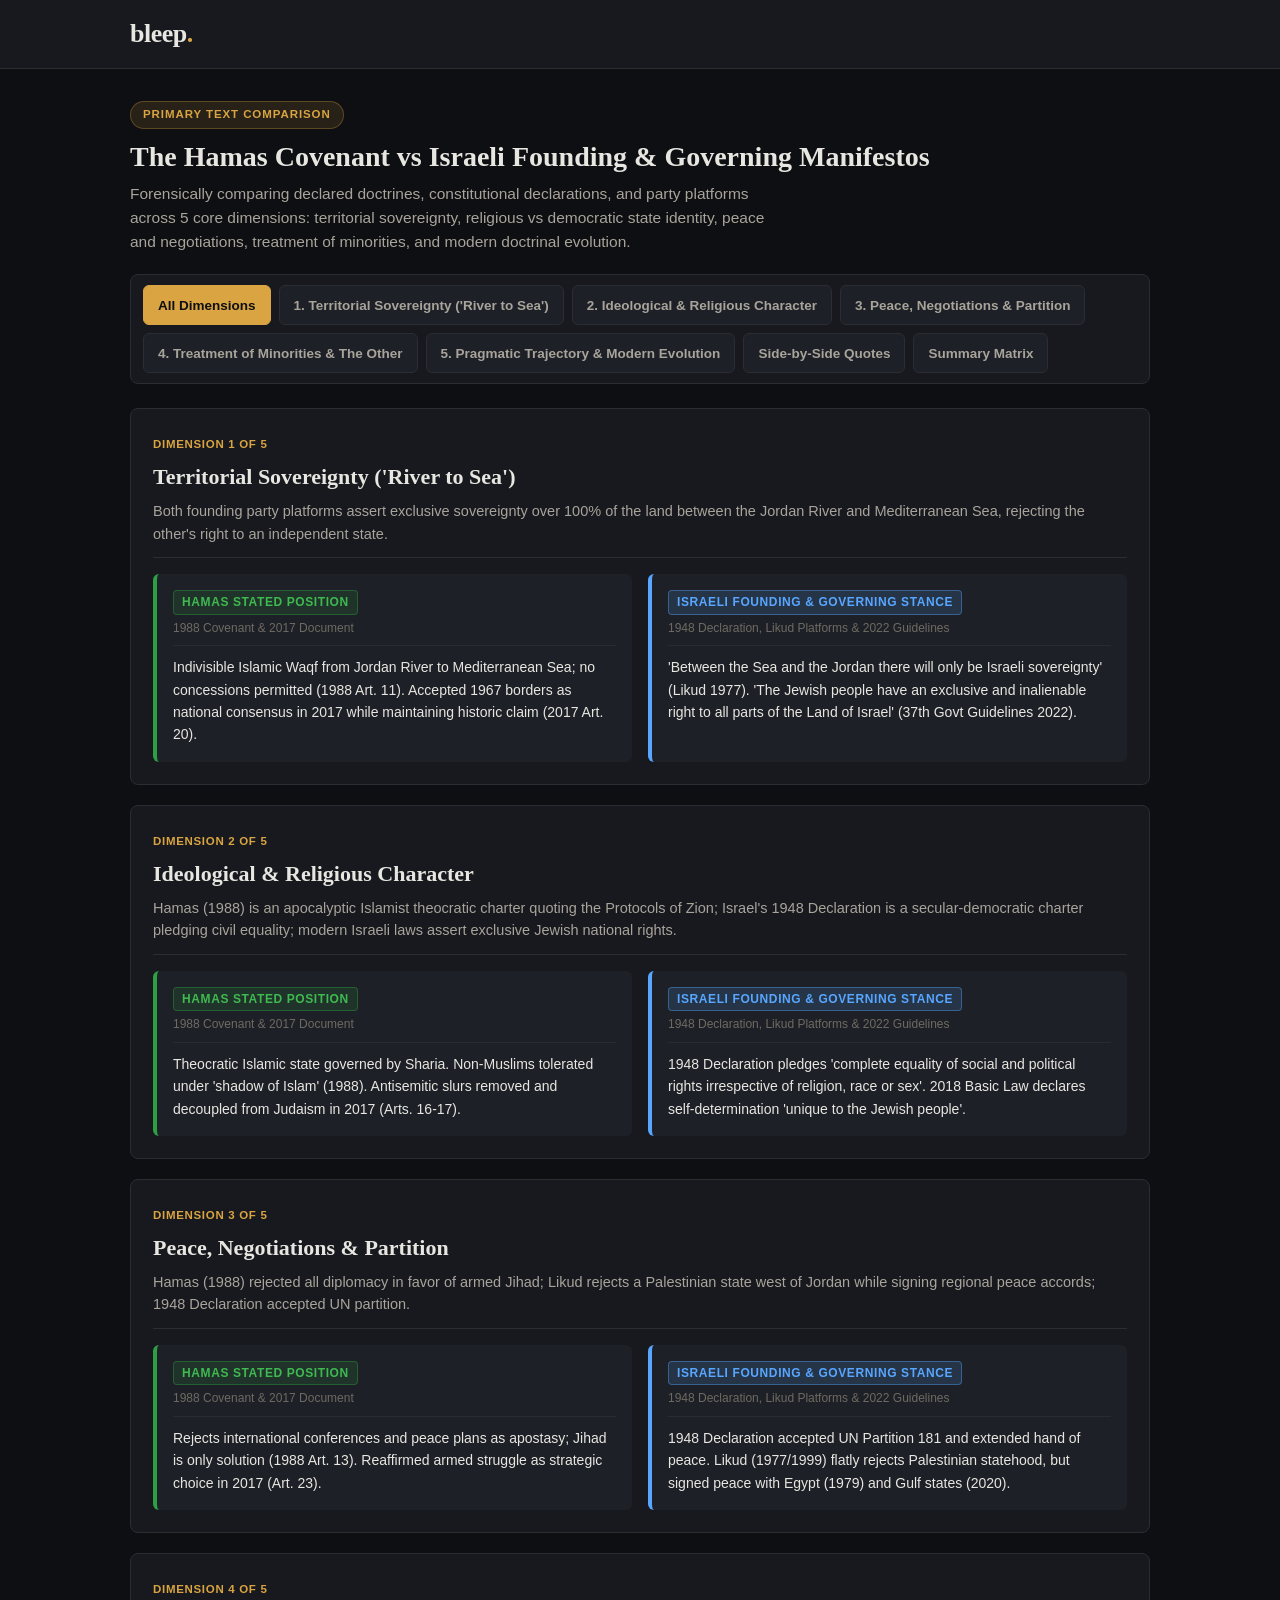
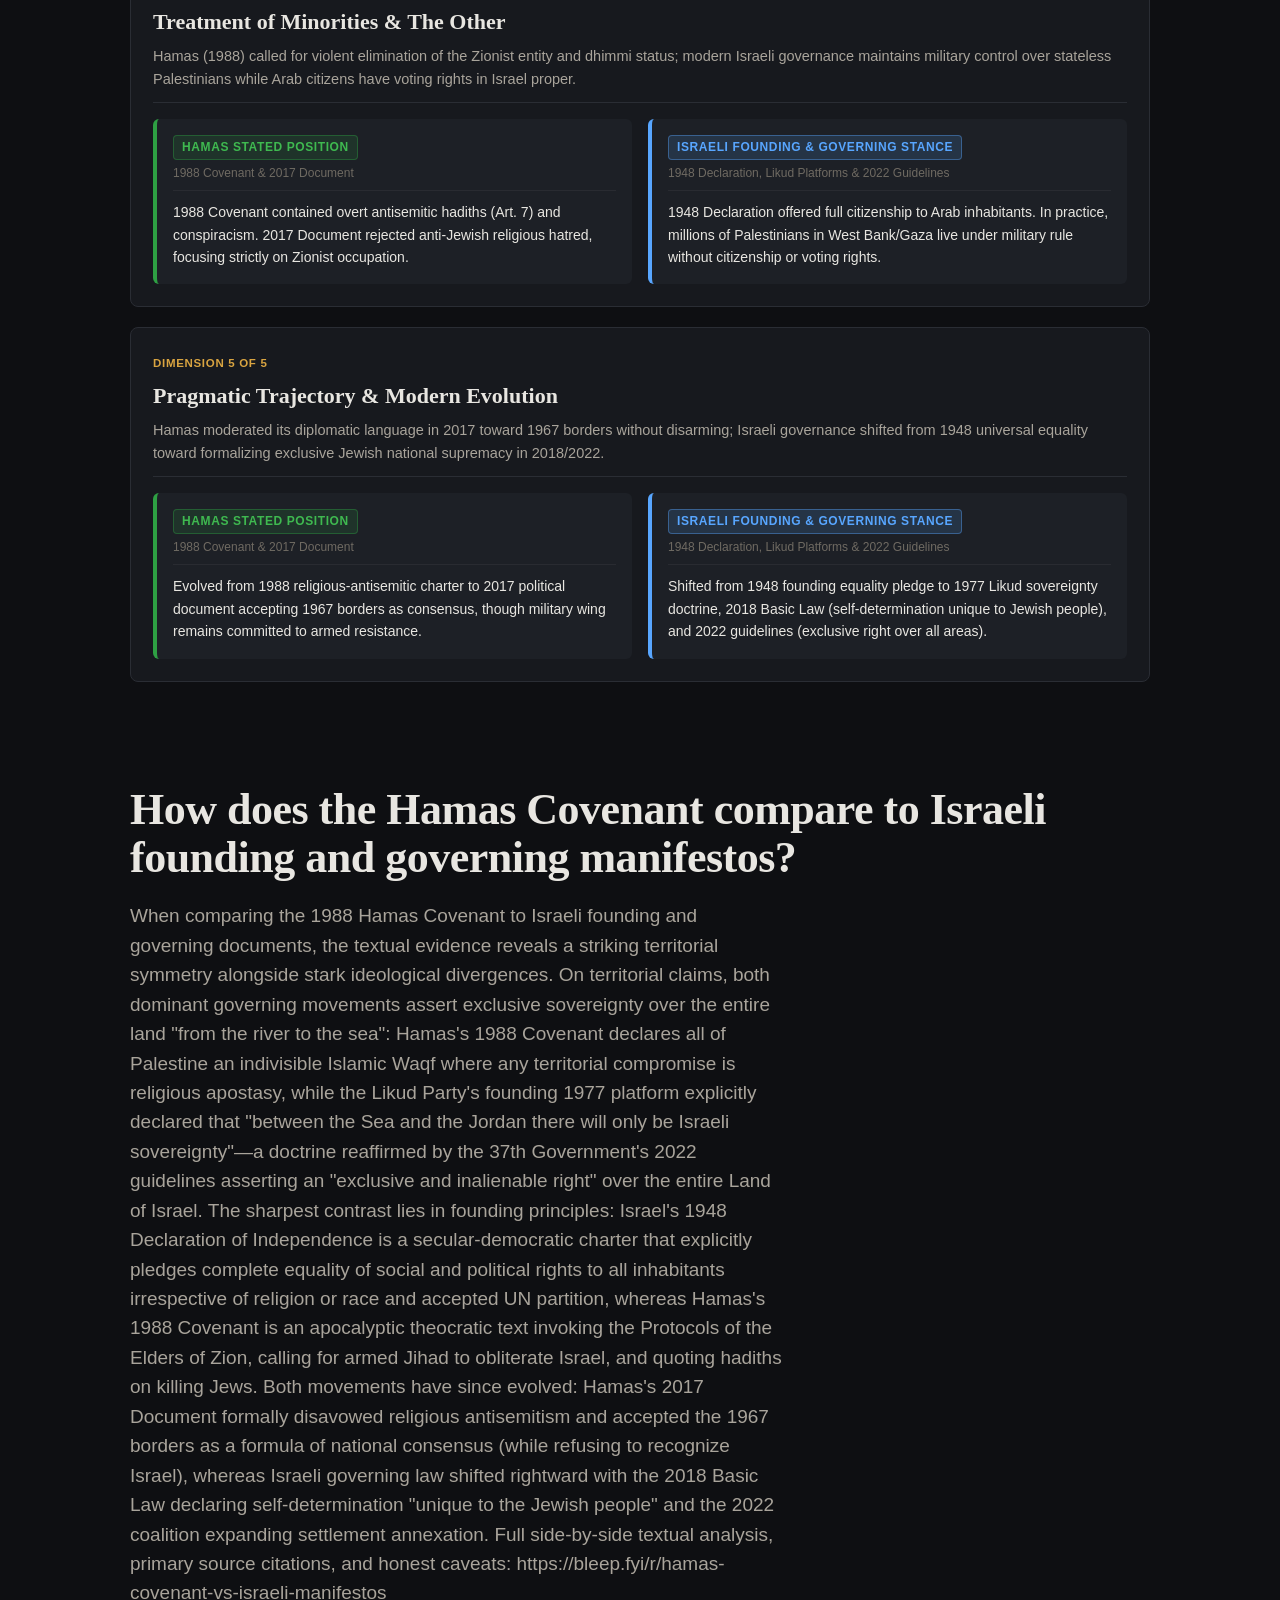
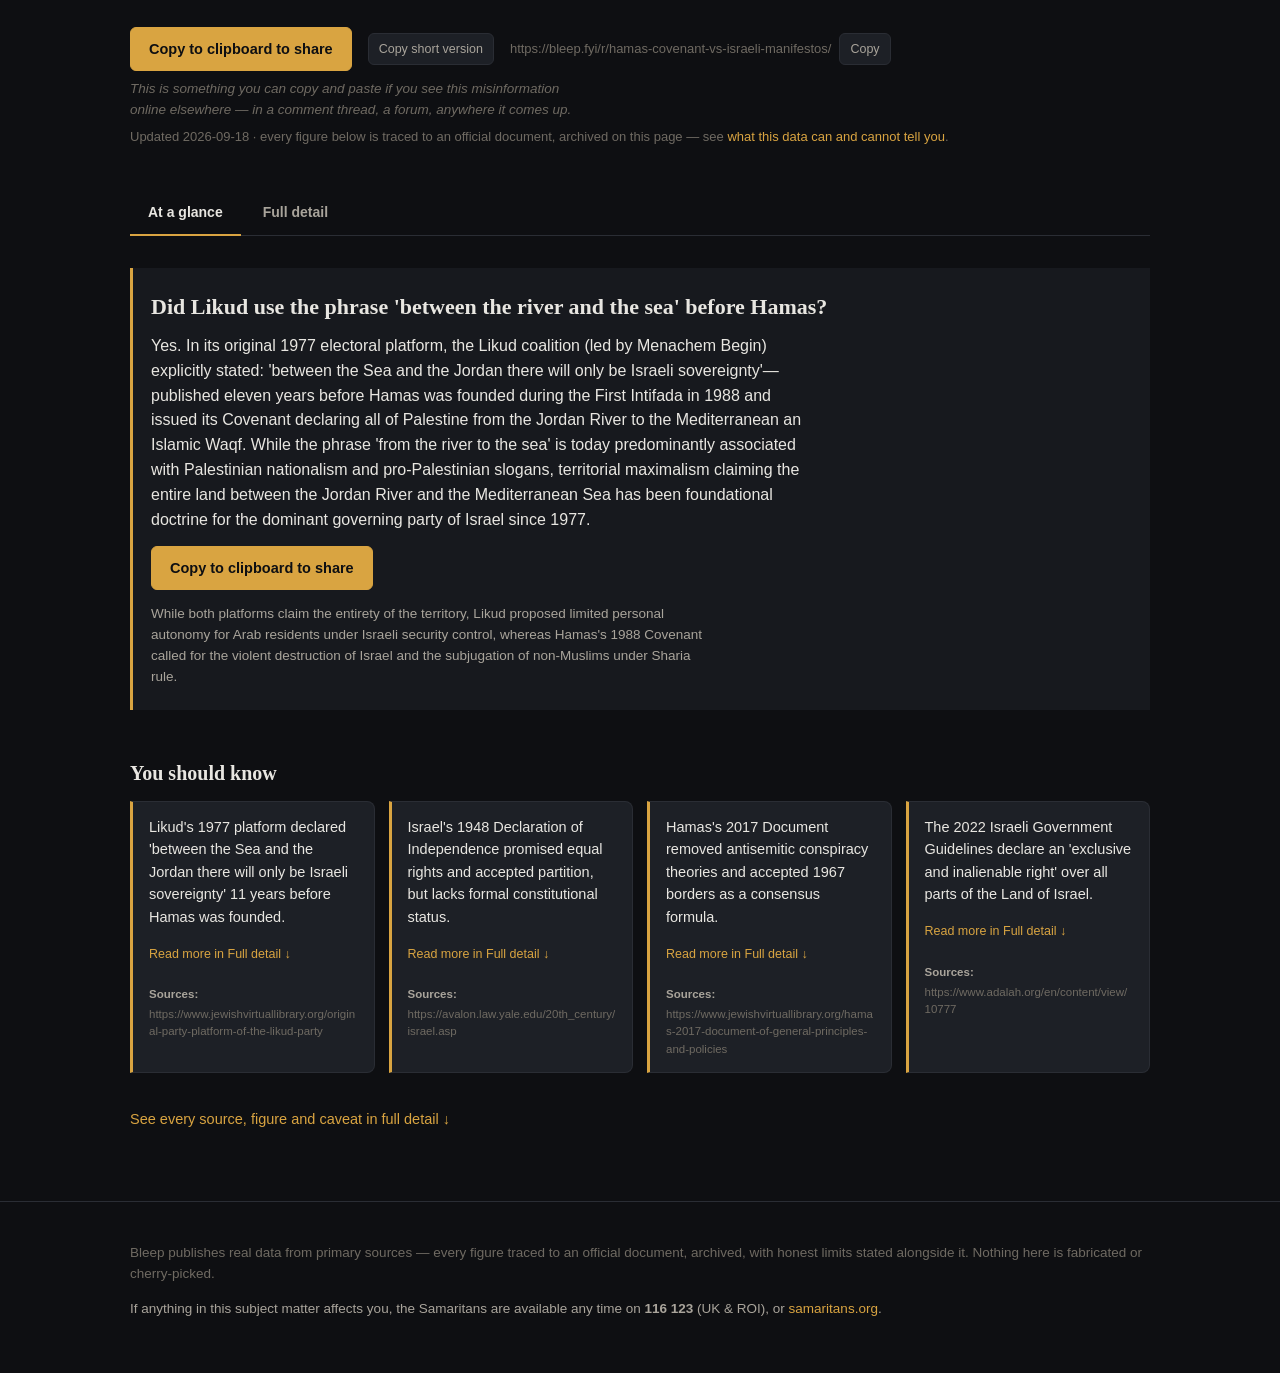
<file: r/hamas-covenant-vs-israeli-manifestos/index.html>
<!doctype html>
<html lang="en-GB">
<head>
  <meta charset="utf-8">
  <meta name="viewport" content="width=device-width, initial-scale=1">
  <title>Bleep — How does the Hamas Covenant compare to Israeli founding and governing manifestos?</title>
  <meta name="description" content="How does the Hamas Covenant compare to Israeli manifestos? Textually, both founding party platforms claim 100% of the land &#34;from the river to the sea&#34;: Hamas (1988) declares Palestine an indivisible Islamic Waqf, while Likud (1977) declared &#34;between the Sea and the Jordan there will only be Israeli sovereignty,&#34; mirrored in the 2022 Government Guidelines asserting an &#34;exclusive and inalienable right.&#34; The core divergence is founding philosophy: Israel&#39;s 1948 Declaration promised full civil equality for Arab inhabitants and accepted UN partition, whereas Hamas&#39;s 1988 Covenant is an antisemitic theocratic manifesto rejecting negotiations and quoting the Protocols of Zion. In modern updates, Hamas&#39;s 2017 document accepted 1967 borders as an interim consensus and dropped antisemitic tropes, while Israel&#39;s 2018 Basic Law codified national self-determination as unique to Jewish citizens. Full verified sources: https://bleep.fyi/r/hamas-covenant-vs-israeli-manifestos">
  <link rel="stylesheet" href="/static/bleep.css">
  <link rel="icon" href="data:image/svg+xml,<svg xmlns='http://www.w3.org/2000/svg' viewBox='0 0 100 100'><text y='.9em' font-size='90'>◼</text></svg>">
</head>
<body>
  <header class="masthead">
    <div class="wrap masthead-inner">
      <a class="brand" href="/">bleep<span class="brand-dot">.</span></a>
    </div>
  </header>
  <main class="wrap">
    








<section class="comparison-section" id="comparison-section" aria-label="Textual Comparison: Hamas Covenant vs Israeli Manifestos">
  <div class="comparison-header">
    <div class="comparison-heading-wrap">
      <span class="comparison-kicker">Primary Text Comparison</span>
      <h2 class="comparison-heading">The Hamas Covenant vs Israeli Founding & Governing Manifestos</h2>
      <p class="comparison-subheading">
        Forensically comparing declared doctrines, constitutional declarations, and party platforms across 5 core dimensions: territorial sovereignty, religious vs democratic state identity, peace and negotiations, treatment of minorities, and modern doctrinal evolution.
      </p>
    </div>

    <!-- Theme Tabs -->
    <div class="comparison-tabs-nav" role="tablist" aria-label="Comparison Themes">
      <button type="button" class="comparison-tab-btn active" role="tab" aria-selected="true" aria-controls="comp-panel-all" id="comp-tab-all" data-panel="comp-panel-all">
        All Dimensions
      </button>
      
      <button type="button" class="comparison-tab-btn" role="tab" aria-selected="false" aria-controls="comp-panel-territory" id="comp-tab-territory" data-panel="comp-panel-territory">
        1. Territorial Sovereignty (&#39;River to Sea&#39;)
      </button>
      
      <button type="button" class="comparison-tab-btn" role="tab" aria-selected="false" aria-controls="comp-panel-ideology" id="comp-tab-ideology" data-panel="comp-panel-ideology">
        2. Ideological &amp; Religious Character
      </button>
      
      <button type="button" class="comparison-tab-btn" role="tab" aria-selected="false" aria-controls="comp-panel-peace" id="comp-tab-peace" data-panel="comp-panel-peace">
        3. Peace, Negotiations &amp; Partition
      </button>
      
      <button type="button" class="comparison-tab-btn" role="tab" aria-selected="false" aria-controls="comp-panel-minorities" id="comp-tab-minorities" data-panel="comp-panel-minorities">
        4. Treatment of Minorities &amp; The Other
      </button>
      
      <button type="button" class="comparison-tab-btn" role="tab" aria-selected="false" aria-controls="comp-panel-evolution" id="comp-tab-evolution" data-panel="comp-panel-evolution">
        5. Pragmatic Trajectory &amp; Modern Evolution
      </button>
      
      <button type="button" class="comparison-tab-btn" role="tab" aria-selected="false" aria-controls="comp-panel-quotes" id="comp-tab-quotes" data-panel="comp-panel-quotes">
        Side-by-Side Quotes
      </button>
      <button type="button" class="comparison-tab-btn" role="tab" aria-selected="false" aria-controls="comp-panel-matrix" id="comp-tab-matrix" data-panel="comp-panel-matrix">
        Summary Matrix
      </button>
    </div>
  </div>

  <!-- Panels Container -->
  <div class="comparison-panels-wrap">

    <!-- Overview / All Themes Panel -->
    <div class="comparison-panel active" id="comp-panel-all" role="tabpanel" aria-labelledby="comp-tab-all">
      <div class="comparison-themes-stream">
        
        <article class="comparison-theme-card" id="theme-card-territory">
          <div class="theme-card-header">
            <span class="theme-num-badge">Dimension 1 of 5</span>
            <h3 class="theme-title">Territorial Sovereignty (&#39;River to Sea&#39;)</h3>
            <p class="theme-summary-text">Both founding party platforms assert exclusive sovereignty over 100% of the land between the Jordan River and Mediterranean Sea, rejecting the other&#39;s right to an independent state.</p>
          </div>

          <div class="comparison-columns-grid">
            <!-- Hamas Side -->
            <div class="comparison-column side-hamas">
              <div class="column-header">
                <span class="entity-badge hamas-badge">Hamas Stated Position</span>
                <span class="entity-scope">1988 Covenant &amp; 2017 Document</span>
              </div>
              <div class="column-body">
                <p class="position-desc">Indivisible Islamic Waqf from Jordan River to Mediterranean Sea; no concessions permitted (1988 Art. 11). Accepted 1967 borders as national consensus in 2017 while maintaining historic claim (2017 Art. 20).</p>
              </div>
            </div>

            <!-- Israeli Side -->
            <div class="comparison-column side-israel">
              <div class="column-header">
                <span class="entity-badge israel-badge">Israeli Founding &amp; Governing Stance</span>
                <span class="entity-scope">1948 Declaration, Likud Platforms &amp; 2022 Guidelines</span>
              </div>
              <div class="column-body">
                <p class="position-desc">&#39;Between the Sea and the Jordan there will only be Israeli sovereignty&#39; (Likud 1977). &#39;The Jewish people have an exclusive and inalienable right to all parts of the Land of Israel&#39; (37th Govt Guidelines 2022).</p>
              </div>
            </div>
          </div>
        </article>
        
        <article class="comparison-theme-card" id="theme-card-ideology">
          <div class="theme-card-header">
            <span class="theme-num-badge">Dimension 2 of 5</span>
            <h3 class="theme-title">Ideological &amp; Religious Character</h3>
            <p class="theme-summary-text">Hamas (1988) is an apocalyptic Islamist theocratic charter quoting the Protocols of Zion; Israel&#39;s 1948 Declaration is a secular-democratic charter pledging civil equality; modern Israeli laws assert exclusive Jewish national rights.</p>
          </div>

          <div class="comparison-columns-grid">
            <!-- Hamas Side -->
            <div class="comparison-column side-hamas">
              <div class="column-header">
                <span class="entity-badge hamas-badge">Hamas Stated Position</span>
                <span class="entity-scope">1988 Covenant &amp; 2017 Document</span>
              </div>
              <div class="column-body">
                <p class="position-desc">Theocratic Islamic state governed by Sharia. Non-Muslims tolerated under &#39;shadow of Islam&#39; (1988). Antisemitic slurs removed and decoupled from Judaism in 2017 (Arts. 16-17).</p>
              </div>
            </div>

            <!-- Israeli Side -->
            <div class="comparison-column side-israel">
              <div class="column-header">
                <span class="entity-badge israel-badge">Israeli Founding &amp; Governing Stance</span>
                <span class="entity-scope">1948 Declaration, Likud Platforms &amp; 2022 Guidelines</span>
              </div>
              <div class="column-body">
                <p class="position-desc">1948 Declaration pledges &#39;complete equality of social and political rights irrespective of religion, race or sex&#39;. 2018 Basic Law declares self-determination &#39;unique to the Jewish people&#39;.</p>
              </div>
            </div>
          </div>
        </article>
        
        <article class="comparison-theme-card" id="theme-card-peace">
          <div class="theme-card-header">
            <span class="theme-num-badge">Dimension 3 of 5</span>
            <h3 class="theme-title">Peace, Negotiations &amp; Partition</h3>
            <p class="theme-summary-text">Hamas (1988) rejected all diplomacy in favor of armed Jihad; Likud rejects a Palestinian state west of Jordan while signing regional peace accords; 1948 Declaration accepted UN partition.</p>
          </div>

          <div class="comparison-columns-grid">
            <!-- Hamas Side -->
            <div class="comparison-column side-hamas">
              <div class="column-header">
                <span class="entity-badge hamas-badge">Hamas Stated Position</span>
                <span class="entity-scope">1988 Covenant &amp; 2017 Document</span>
              </div>
              <div class="column-body">
                <p class="position-desc">Rejects international conferences and peace plans as apostasy; Jihad is only solution (1988 Art. 13). Reaffirmed armed struggle as strategic choice in 2017 (Art. 23).</p>
              </div>
            </div>

            <!-- Israeli Side -->
            <div class="comparison-column side-israel">
              <div class="column-header">
                <span class="entity-badge israel-badge">Israeli Founding &amp; Governing Stance</span>
                <span class="entity-scope">1948 Declaration, Likud Platforms &amp; 2022 Guidelines</span>
              </div>
              <div class="column-body">
                <p class="position-desc">1948 Declaration accepted UN Partition 181 and extended hand of peace. Likud (1977/1999) flatly rejects Palestinian statehood, but signed peace with Egypt (1979) and Gulf states (2020).</p>
              </div>
            </div>
          </div>
        </article>
        
        <article class="comparison-theme-card" id="theme-card-minorities">
          <div class="theme-card-header">
            <span class="theme-num-badge">Dimension 4 of 5</span>
            <h3 class="theme-title">Treatment of Minorities &amp; The Other</h3>
            <p class="theme-summary-text">Hamas (1988) called for violent elimination of the Zionist entity and dhimmi status; modern Israeli governance maintains military control over stateless Palestinians while Arab citizens have voting rights in Israel proper.</p>
          </div>

          <div class="comparison-columns-grid">
            <!-- Hamas Side -->
            <div class="comparison-column side-hamas">
              <div class="column-header">
                <span class="entity-badge hamas-badge">Hamas Stated Position</span>
                <span class="entity-scope">1988 Covenant &amp; 2017 Document</span>
              </div>
              <div class="column-body">
                <p class="position-desc">1988 Covenant contained overt antisemitic hadiths (Art. 7) and conspiracism. 2017 Document rejected anti-Jewish religious hatred, focusing strictly on Zionist occupation.</p>
              </div>
            </div>

            <!-- Israeli Side -->
            <div class="comparison-column side-israel">
              <div class="column-header">
                <span class="entity-badge israel-badge">Israeli Founding &amp; Governing Stance</span>
                <span class="entity-scope">1948 Declaration, Likud Platforms &amp; 2022 Guidelines</span>
              </div>
              <div class="column-body">
                <p class="position-desc">1948 Declaration offered full citizenship to Arab inhabitants. In practice, millions of Palestinians in West Bank/Gaza live under military rule without citizenship or voting rights.</p>
              </div>
            </div>
          </div>
        </article>
        
        <article class="comparison-theme-card" id="theme-card-evolution">
          <div class="theme-card-header">
            <span class="theme-num-badge">Dimension 5 of 5</span>
            <h3 class="theme-title">Pragmatic Trajectory &amp; Modern Evolution</h3>
            <p class="theme-summary-text">Hamas moderated its diplomatic language in 2017 toward 1967 borders without disarming; Israeli governance shifted from 1948 universal equality toward formalizing exclusive Jewish national supremacy in 2018/2022.</p>
          </div>

          <div class="comparison-columns-grid">
            <!-- Hamas Side -->
            <div class="comparison-column side-hamas">
              <div class="column-header">
                <span class="entity-badge hamas-badge">Hamas Stated Position</span>
                <span class="entity-scope">1988 Covenant &amp; 2017 Document</span>
              </div>
              <div class="column-body">
                <p class="position-desc">Evolved from 1988 religious-antisemitic charter to 2017 political document accepting 1967 borders as consensus, though military wing remains committed to armed resistance.</p>
              </div>
            </div>

            <!-- Israeli Side -->
            <div class="comparison-column side-israel">
              <div class="column-header">
                <span class="entity-badge israel-badge">Israeli Founding &amp; Governing Stance</span>
                <span class="entity-scope">1948 Declaration, Likud Platforms &amp; 2022 Guidelines</span>
              </div>
              <div class="column-body">
                <p class="position-desc">Shifted from 1948 founding equality pledge to 1977 Likud sovereignty doctrine, 2018 Basic Law (self-determination unique to Jewish people), and 2022 guidelines (exclusive right over all areas).</p>
              </div>
            </div>
          </div>
        </article>
        
      </div>
    </div>

    <!-- Individual Theme Panels (Accessible deep dive) -->
    
    <div class="comparison-panel" id="comp-panel-territory" role="tabpanel" aria-labelledby="comp-tab-territory" hidden>
      <article class="comparison-theme-card deep-dive-card">
        <div class="theme-card-header">
          <span class="theme-num-badge">Dimension 1 Focus</span>
          <h3 class="theme-title">Territorial Sovereignty (&#39;River to Sea&#39;)</h3>
          <p class="theme-summary-text">Both founding party platforms assert exclusive sovereignty over 100% of the land between the Jordan River and Mediterranean Sea, rejecting the other&#39;s right to an independent state.</p>
        </div>

        <div class="comparison-columns-grid">
          <div class="comparison-column side-hamas">
            <div class="column-header">
              <span class="entity-badge hamas-badge">Hamas Position</span>
              <span class="entity-scope">Charter &amp; Official Revisions</span>
            </div>
            <div class="column-body">
              <p class="position-desc">Indivisible Islamic Waqf from Jordan River to Mediterranean Sea; no concessions permitted (1988 Art. 11). Accepted 1967 borders as national consensus in 2017 while maintaining historic claim (2017 Art. 20).</p>
            </div>
          </div>

          <div class="comparison-column side-israel">
            <div class="column-header">
              <span class="entity-badge israel-badge">Israeli Position</span>
              <span class="entity-scope">Foundational, Party &amp; Statutory Law</span>
            </div>
            <div class="column-body">
              <p class="position-desc">&#39;Between the Sea and the Jordan there will only be Israeli sovereignty&#39; (Likud 1977). &#39;The Jewish people have an exclusive and inalienable right to all parts of the Land of Israel&#39; (37th Govt Guidelines 2022).</p>
            </div>
          </div>
        </div>
      </article>
    </div>
    
    <div class="comparison-panel" id="comp-panel-ideology" role="tabpanel" aria-labelledby="comp-tab-ideology" hidden>
      <article class="comparison-theme-card deep-dive-card">
        <div class="theme-card-header">
          <span class="theme-num-badge">Dimension 2 Focus</span>
          <h3 class="theme-title">Ideological &amp; Religious Character</h3>
          <p class="theme-summary-text">Hamas (1988) is an apocalyptic Islamist theocratic charter quoting the Protocols of Zion; Israel&#39;s 1948 Declaration is a secular-democratic charter pledging civil equality; modern Israeli laws assert exclusive Jewish national rights.</p>
        </div>

        <div class="comparison-columns-grid">
          <div class="comparison-column side-hamas">
            <div class="column-header">
              <span class="entity-badge hamas-badge">Hamas Position</span>
              <span class="entity-scope">Charter &amp; Official Revisions</span>
            </div>
            <div class="column-body">
              <p class="position-desc">Theocratic Islamic state governed by Sharia. Non-Muslims tolerated under &#39;shadow of Islam&#39; (1988). Antisemitic slurs removed and decoupled from Judaism in 2017 (Arts. 16-17).</p>
            </div>
          </div>

          <div class="comparison-column side-israel">
            <div class="column-header">
              <span class="entity-badge israel-badge">Israeli Position</span>
              <span class="entity-scope">Foundational, Party &amp; Statutory Law</span>
            </div>
            <div class="column-body">
              <p class="position-desc">1948 Declaration pledges &#39;complete equality of social and political rights irrespective of religion, race or sex&#39;. 2018 Basic Law declares self-determination &#39;unique to the Jewish people&#39;.</p>
            </div>
          </div>
        </div>
      </article>
    </div>
    
    <div class="comparison-panel" id="comp-panel-peace" role="tabpanel" aria-labelledby="comp-tab-peace" hidden>
      <article class="comparison-theme-card deep-dive-card">
        <div class="theme-card-header">
          <span class="theme-num-badge">Dimension 3 Focus</span>
          <h3 class="theme-title">Peace, Negotiations &amp; Partition</h3>
          <p class="theme-summary-text">Hamas (1988) rejected all diplomacy in favor of armed Jihad; Likud rejects a Palestinian state west of Jordan while signing regional peace accords; 1948 Declaration accepted UN partition.</p>
        </div>

        <div class="comparison-columns-grid">
          <div class="comparison-column side-hamas">
            <div class="column-header">
              <span class="entity-badge hamas-badge">Hamas Position</span>
              <span class="entity-scope">Charter &amp; Official Revisions</span>
            </div>
            <div class="column-body">
              <p class="position-desc">Rejects international conferences and peace plans as apostasy; Jihad is only solution (1988 Art. 13). Reaffirmed armed struggle as strategic choice in 2017 (Art. 23).</p>
            </div>
          </div>

          <div class="comparison-column side-israel">
            <div class="column-header">
              <span class="entity-badge israel-badge">Israeli Position</span>
              <span class="entity-scope">Foundational, Party &amp; Statutory Law</span>
            </div>
            <div class="column-body">
              <p class="position-desc">1948 Declaration accepted UN Partition 181 and extended hand of peace. Likud (1977/1999) flatly rejects Palestinian statehood, but signed peace with Egypt (1979) and Gulf states (2020).</p>
            </div>
          </div>
        </div>
      </article>
    </div>
    
    <div class="comparison-panel" id="comp-panel-minorities" role="tabpanel" aria-labelledby="comp-tab-minorities" hidden>
      <article class="comparison-theme-card deep-dive-card">
        <div class="theme-card-header">
          <span class="theme-num-badge">Dimension 4 Focus</span>
          <h3 class="theme-title">Treatment of Minorities &amp; The Other</h3>
          <p class="theme-summary-text">Hamas (1988) called for violent elimination of the Zionist entity and dhimmi status; modern Israeli governance maintains military control over stateless Palestinians while Arab citizens have voting rights in Israel proper.</p>
        </div>

        <div class="comparison-columns-grid">
          <div class="comparison-column side-hamas">
            <div class="column-header">
              <span class="entity-badge hamas-badge">Hamas Position</span>
              <span class="entity-scope">Charter &amp; Official Revisions</span>
            </div>
            <div class="column-body">
              <p class="position-desc">1988 Covenant contained overt antisemitic hadiths (Art. 7) and conspiracism. 2017 Document rejected anti-Jewish religious hatred, focusing strictly on Zionist occupation.</p>
            </div>
          </div>

          <div class="comparison-column side-israel">
            <div class="column-header">
              <span class="entity-badge israel-badge">Israeli Position</span>
              <span class="entity-scope">Foundational, Party &amp; Statutory Law</span>
            </div>
            <div class="column-body">
              <p class="position-desc">1948 Declaration offered full citizenship to Arab inhabitants. In practice, millions of Palestinians in West Bank/Gaza live under military rule without citizenship or voting rights.</p>
            </div>
          </div>
        </div>
      </article>
    </div>
    
    <div class="comparison-panel" id="comp-panel-evolution" role="tabpanel" aria-labelledby="comp-tab-evolution" hidden>
      <article class="comparison-theme-card deep-dive-card">
        <div class="theme-card-header">
          <span class="theme-num-badge">Dimension 5 Focus</span>
          <h3 class="theme-title">Pragmatic Trajectory &amp; Modern Evolution</h3>
          <p class="theme-summary-text">Hamas moderated its diplomatic language in 2017 toward 1967 borders without disarming; Israeli governance shifted from 1948 universal equality toward formalizing exclusive Jewish national supremacy in 2018/2022.</p>
        </div>

        <div class="comparison-columns-grid">
          <div class="comparison-column side-hamas">
            <div class="column-header">
              <span class="entity-badge hamas-badge">Hamas Position</span>
              <span class="entity-scope">Charter &amp; Official Revisions</span>
            </div>
            <div class="column-body">
              <p class="position-desc">Evolved from 1988 religious-antisemitic charter to 2017 political document accepting 1967 borders as consensus, though military wing remains committed to armed resistance.</p>
            </div>
          </div>

          <div class="comparison-column side-israel">
            <div class="column-header">
              <span class="entity-badge israel-badge">Israeli Position</span>
              <span class="entity-scope">Foundational, Party &amp; Statutory Law</span>
            </div>
            <div class="column-body">
              <p class="position-desc">Shifted from 1948 founding equality pledge to 1977 Likud sovereignty doctrine, 2018 Basic Law (self-determination unique to Jewish people), and 2022 guidelines (exclusive right over all areas).</p>
            </div>
          </div>
        </div>
      </article>
    </div>
    

    <!-- Side-by-Side Quotes Deep Dive Panel -->
    <div class="comparison-panel" id="comp-panel-quotes" role="tabpanel" aria-labelledby="comp-tab-quotes" hidden>
      <div class="quotes-intro-box">
        <h3 class="quotes-heading">Verified Primary Excerpts: Side-by-Side</h3>
        <p class="quotes-lede">
          Comparing the exact statutory and political phrasing of both movements as deposited and verified in Bleep's primary source archive.
        </p>
      </div>

      <div class="quote-pairs-stream">
        
        <div class="quote-pair-card">
          <div class="quote-pair-header">
            <span class="quote-pair-index">Pair 1</span>
            <h4 class="quote-pair-topic">Sovereignty Between the River and the Sea</h4>
          </div>

          <div class="quote-pair-grid">
            <!-- Left: Hamas Quote -->
            <div class="quote-box quote-hamas">
              <div class="quote-box-header">
                <span class="quote-author-badge hamas-badge">Hamas Text</span>
                <span class="quote-source-ref">Hamas Covenant (1988), Article 11</span>
              </div>
              <blockquote class="primary-quote">
                &#34;The Islamic Resistance Movement believes that the land of Palestine is an Islamic Waqf consecrated for Moslem generations until Judgement Day. It, or any part of it, should not be squandered: it, or any part of it, should not be given up by any Arab country or all Arab countries, or by any king or president...&#34;
              </blockquote>
              <div class="quote-footer">
                <a href="#s1" class="quote-source-link">View Deposited Archive Source (s1)</a>
              </div>
            </div>

            <!-- Right: Israeli Quote -->
            <div class="quote-box quote-israel">
              <div class="quote-box-header">
                <span class="quote-author-badge israel-badge">Israeli Text</span>
                <span class="quote-source-ref">Likud Party Platform (1977), Section 1(a)</span>
              </div>
              <blockquote class="primary-quote">
                &#34;The right of the Jewish people to the land of Israel is eternal and indisputable and is linked with the right to security and peace; therefore, Judea and Samaria will not be handed to any foreign administration; between the Sea and the Jordan there will only be Israeli sovereignty.&#34;
              </blockquote>
              <div class="quote-footer">
                <a href="#s3" class="quote-source-link">View Deposited Archive Source (s3)</a>
              </div>
            </div>
          </div>

          <!-- Analysis Callout -->
          <div class="quote-pair-analysis">
            <div class="analysis-header">
              <span class="analysis-icon">⚖️</span>
              <strong class="analysis-label">Forensic Comparison:</strong>
            </div>
            <p class="analysis-text">Both documents establish an identical territorial demand: total, exclusive sovereignty over the entire territory between the Jordan River and the Mediterranean Sea, rejecting any legitimate sovereign claim by the other.</p>
          </div>
        </div>
        
        <div class="quote-pair-card">
          <div class="quote-pair-header">
            <span class="quote-pair-index">Pair 2</span>
            <h4 class="quote-pair-topic">Current Governing Doctrine on Territorial Rights</h4>
          </div>

          <div class="quote-pair-grid">
            <!-- Left: Hamas Quote -->
            <div class="quote-box quote-hamas">
              <div class="quote-box-header">
                <span class="quote-author-badge hamas-badge">Hamas Text</span>
                <span class="quote-source-ref">Hamas Document of General Principles (2017), Article 2</span>
              </div>
              <blockquote class="primary-quote">
                &#34;Palestine, which extends from the River Jordan in the east to the Mediterranean in the west and from Ras al-Naqurah in the north to Umm al-Rashrash in the south, is an integral territorial unit. It is the land and the home of the Palestinian people.&#34;
              </blockquote>
              <div class="quote-footer">
                <a href="#s5" class="quote-source-link">View Deposited Archive Source (s5)</a>
              </div>
            </div>

            <!-- Right: Israeli Quote -->
            <div class="quote-box quote-israel">
              <div class="quote-box-header">
                <span class="quote-author-badge israel-badge">Israeli Text</span>
                <span class="quote-source-ref">Basic Principles of the 37th Government of Israel (2022), Principle 1</span>
              </div>
              <blockquote class="primary-quote">
                &#34;The Jewish people have an exclusive and inalienable right to all parts of the Land of Israel. The government will promote and develop the settlement of all parts of the Land of Israel — in the Galilee, the Negev, the Golan, and Judea and Samaria.&#34;
              </blockquote>
              <div class="quote-footer">
                <a href="#s7" class="quote-source-link">View Deposited Archive Source (s7)</a>
              </div>
            </div>
          </div>

          <!-- Analysis Callout -->
          <div class="quote-pair-analysis">
            <div class="analysis-header">
              <span class="analysis-icon">⚖️</span>
              <strong class="analysis-label">Forensic Comparison:</strong>
            </div>
            <p class="analysis-text">Even in their modern governing iterations, both sides assert that the entirety of the land belongs exclusively to their own nation, with the 37th Israeli Government explicitly incorporating the occupied West Bank (Judea and Samaria) into its settlement development mandate.</p>
          </div>
        </div>
        
        <div class="quote-pair-card">
          <div class="quote-pair-header">
            <span class="quote-pair-index">Pair 3</span>
            <h4 class="quote-pair-topic">Founding Vision of Civil Equality vs Religious Exclusivity</h4>
          </div>

          <div class="quote-pair-grid">
            <!-- Left: Hamas Quote -->
            <div class="quote-box quote-hamas">
              <div class="quote-box-header">
                <span class="quote-author-badge hamas-badge">Hamas Text</span>
                <span class="quote-source-ref">Hamas Covenant (1988), Article 7</span>
              </div>
              <blockquote class="primary-quote">
                &#34;The Day of Judgement will not come about until Moslems fight the Jews (killing the Jews), when the Jew will hide behind stones and trees. The stones and trees will say O Moslems, O Abdulla, there is a Jew behind me, come and kill him...&#34;
              </blockquote>
              <div class="quote-footer">
                <a href="#s1" class="quote-source-link">View Deposited Archive Source (s1)</a>
              </div>
            </div>

            <!-- Right: Israeli Quote -->
            <div class="quote-box quote-israel">
              <div class="quote-box-header">
                <span class="quote-author-badge israel-badge">Israeli Text</span>
                <span class="quote-source-ref">Israeli Declaration of Independence (1948), Paragraph 11</span>
              </div>
              <blockquote class="primary-quote">
                &#34;It will foster the development of the country for the benefit of all its inhabitants; it will be based on freedom, justice and peace as envisaged by the prophets of Israel; it will ensure complete equality of social and political rights to all its inhabitants irrespective of religion, race or sex...&#34;
              </blockquote>
              <div class="quote-footer">
                <a href="#s2" class="quote-source-link">View Deposited Archive Source (s2)</a>
              </div>
            </div>
          </div>

          <!-- Analysis Callout -->
          <div class="quote-pair-analysis">
            <div class="analysis-header">
              <span class="analysis-icon">⚖️</span>
              <strong class="analysis-label">Forensic Comparison:</strong>
            </div>
            <p class="analysis-text">The starkest divergence: Israel&#39;s 1948 founding declaration committed to universal civil equality regardless of religion or race, whereas Hamas&#39;s 1988 Covenant was framed around an apocalyptic theological battle targeting Jewish people.</p>
          </div>
        </div>
        
        <div class="quote-pair-card">
          <div class="quote-pair-header">
            <span class="quote-pair-index">Pair 4</span>
            <h4 class="quote-pair-topic">Attitude Toward Peace Negotiations and Partition</h4>
          </div>

          <div class="quote-pair-grid">
            <!-- Left: Hamas Quote -->
            <div class="quote-box quote-hamas">
              <div class="quote-box-header">
                <span class="quote-author-badge hamas-badge">Hamas Text</span>
                <span class="quote-source-ref">Hamas Covenant (1988), Article 13</span>
              </div>
              <blockquote class="primary-quote">
                &#34;Initiatives, and so-called peaceful solutions and international conferences, are in contradiction to the principles of the Islamic Resistance Movement... There is no solution for the Palestinian question except through Jihad. Initiatives, proposals and international conferences are all a waste of time and vain endeavors.&#34;
              </blockquote>
              <div class="quote-footer">
                <a href="#s1" class="quote-source-link">View Deposited Archive Source (s1)</a>
              </div>
            </div>

            <!-- Right: Israeli Quote -->
            <div class="quote-box quote-israel">
              <div class="quote-box-header">
                <span class="quote-author-badge israel-badge">Israeli Text</span>
                <span class="quote-source-ref">Likud Party Platform (1999), Self-Rule Section</span>
              </div>
              <blockquote class="primary-quote">
                &#34;The Government of Israel flatly rejects the establishment of a Palestinian Arab state west of the Jordan river. The Palestinians can run their lives freely in the framework of their self-rule, but not as an independent and sovereign state.&#34;
              </blockquote>
              <div class="quote-footer">
                <a href="#s4" class="quote-source-link">View Deposited Archive Source (s4)</a>
              </div>
            </div>
          </div>

          <!-- Analysis Callout -->
          <div class="quote-pair-analysis">
            <div class="analysis-header">
              <span class="analysis-icon">⚖️</span>
              <strong class="analysis-label">Forensic Comparison:</strong>
            </div>
            <p class="analysis-text">Both documents reject negotiated partition: Hamas (1988) rejected any compromise in favor of holy war, while Likud flatly rejects an independent Palestinian state, restricting Palestinians to subordinate self-rule under Israeli military control.</p>
          </div>
        </div>
        
        <div class="quote-pair-card">
          <div class="quote-pair-header">
            <span class="quote-pair-index">Pair 5</span>
            <h4 class="quote-pair-topic">Modern Doctrinal Revisions</h4>
          </div>

          <div class="quote-pair-grid">
            <!-- Left: Hamas Quote -->
            <div class="quote-box quote-hamas">
              <div class="quote-box-header">
                <span class="quote-author-badge hamas-badge">Hamas Text</span>
                <span class="quote-source-ref">Hamas Document of General Principles (2017), Articles 16 &amp; 17</span>
              </div>
              <blockquote class="primary-quote">
                &#34;Hamas affirms that its conflict is with the Zionist project not with the Jews because of their religion. Hamas does not wage a struggle against the Jews because they are Jewish but struggles against the Zionists who occupy Palestine... Hamas is of the view that the Jewish problem, anti-Semitism and the persecution of the Jews are phenomena fundamentally linked to European history...&#34;
              </blockquote>
              <div class="quote-footer">
                <a href="#s5" class="quote-source-link">View Deposited Archive Source (s5)</a>
              </div>
            </div>

            <!-- Right: Israeli Quote -->
            <div class="quote-box quote-israel">
              <div class="quote-box-header">
                <span class="quote-author-badge israel-badge">Israeli Text</span>
                <span class="quote-source-ref">Basic Law: Israel as the Nation-State of the Jewish People (2018), Articles 1 &amp; 7</span>
              </div>
              <blockquote class="primary-quote">
                &#34;The State of Israel is the national home of the Jewish people... The Right of national self-determination in the State of Israel is unique to the Jewish People... The state views the development of Jewish settlement as a national value and will act to encourage and promote its establishment and consolidation.&#34;
              </blockquote>
              <div class="quote-footer">
                <a href="#s6" class="quote-source-link">View Deposited Archive Source (s6)</a>
              </div>
            </div>
          </div>

          <!-- Analysis Callout -->
          <div class="quote-pair-analysis">
            <div class="analysis-header">
              <span class="analysis-icon">⚖️</span>
              <strong class="analysis-label">Forensic Comparison:</strong>
            </div>
            <p class="analysis-text">In 2017, Hamas removed its antisemitic tropes to frame its struggle as anti-colonial national resistance. Conversely, in 2018 Israel codified into quasi-constitutional law that national self-determination belongs uniquely to Jewish people, omitting the equality language of the 1948 Declaration.</p>
          </div>
        </div>
        
      </div>
    </div>

    <!-- Summary Comparison Matrix Table Panel -->
    <div class="comparison-panel" id="comp-panel-matrix" role="tabpanel" aria-labelledby="comp-tab-matrix" hidden>
      <div class="matrix-table-wrap">
        <h3 class="matrix-heading">Foundational &amp; Governing Manifestos Matrix</h3>
        <p class="matrix-lede">
          At-a-glance comparison of legal character, territorial demands, religious stances, and diplomatic positions.
        </p>

        <div class="table-responsive">
          <table class="matrix-table">
            <thead>
              <tr>
                <th scope="col">Document</th>
                <th scope="col">Type &amp; Legal Weight</th>
                <th scope="col">Territorial Claim</th>
                <th scope="col">State Ideology &amp; Minorities</th>
                <th scope="col">Peace / Partition Stance</th>
              </tr>
            </thead>
            <tbody>
              <tr>
                <th scope="row"><strong>Hamas Covenant (1988)</strong></th>
                <td><span class="matrix-badge badge-party">Movement Charter</span><br><small>Political-theological manifesto</small></td>
                <td><strong>100% ("River to Sea")</strong><br>Indivisible Islamic Waqf</td>
                <td><strong>Theocratic Islamic state</strong><br>Antisemitic hadiths &amp; Protocols of Zion</td>
                <td><strong>Rejects all peace initiatives</strong><br>Armed Jihad is only solution</td>
              </tr>
              <tr>
                <th scope="row"><strong>Hamas Document (2017)</strong></th>
                <td><span class="matrix-badge badge-party">Policy Document</span><br><small>Political bureau update</small></td>
                <td><strong>Historic Palestine ("River to Sea")</strong><br>Accepts 1967 borders as consensus</td>
                <td><strong>National liberation</strong><br>Decouples from Judaism; disavows antisemitism</td>
                <td><strong>Armed resistance affirmed</strong><br>Accepts 1967 borders without recognition</td>
              </tr>
              <tr>
                <th scope="row"><strong>Declaration of Independence (1948)</strong></th>
                <td><span class="matrix-badge badge-const">Founding State Proclamation</span><br><small>Supreme Court interpretive guide</small></td>
                <td><strong>Eretz-Israel</strong><br>Borders left unspecified in text</td>
                <td><strong>Jewish National Home</strong><br>Guarantees full civil equality regardless of religion/race</td>
                <td><strong>Accepted UN Partition 181</strong><br>Extended hand of peace to Arab neighbors</td>
              </tr>
              <tr>
                <th scope="row"><strong>Likud Party Platform (1977 &amp; 1999)</strong></th>
                <td><span class="matrix-badge badge-party">Ruling Party Platform</span><br><small>Electoral manifesto</small></td>
                <td><strong>"Between Sea and Jordan"</strong><br>Exclusive Israeli sovereignty</td>
                <td><strong>Jewish National Sovereignty</strong><br>Settlement as Zionist fulfillment</td>
                <td><strong>Rejects Palestinian State</strong><br>Signed bilateral treaties (Egypt, Abraham Accords)</td>
              </tr>
              <tr>
                <th scope="row"><strong>Basic Law: Nation-State (2018) &amp; 37th Govt (2022)</strong></th>
                <td><span class="matrix-badge badge-const">Basic Law &amp; Coalition Contract</span><br><small>Quasi-constitutional &amp; executive</small></td>
                <td><strong>Exclusive Right over Land of Israel</strong><br>Includes Judea and Samaria (West Bank)</td>
                <td><strong>National self-determination unique to Jewish people</strong><br>Settlement as national value</td>
                <td><strong>Rejects Palestinian sovereignty</strong><br>Deepens settlement expansion and normalization</td>
              </tr>
            </tbody>
          </table>
        </div>
      </div>
    </div>

  </div>
</section>




<section class="hero briefing-hero">
  <h1>How does the Hamas Covenant compare to Israeli founding and governing manifestos?</h1>
  <p class="lede">When comparing the 1988 Hamas Covenant to Israeli founding and governing documents, the textual evidence reveals a striking territorial symmetry alongside stark ideological divergences. On territorial claims, both dominant governing movements assert exclusive sovereignty over the entire land &#34;from the river to the sea&#34;: Hamas&#39;s 1988 Covenant declares all of Palestine an indivisible Islamic Waqf where any territorial compromise is religious apostasy, while the Likud Party&#39;s founding 1977 platform explicitly declared that &#34;between the Sea and the Jordan there will only be Israeli sovereignty&#34;—a doctrine reaffirmed by the 37th Government&#39;s 2022 guidelines asserting an &#34;exclusive and inalienable right&#34; over the entire Land of Israel. The sharpest contrast lies in founding principles: Israel&#39;s 1948 Declaration of Independence is a secular-democratic charter that explicitly pledges complete equality of social and political rights to all inhabitants irrespective of religion or race and accepted UN partition, whereas Hamas&#39;s 1988 Covenant is an apocalyptic theocratic text invoking the Protocols of the Elders of Zion, calling for armed Jihad to obliterate Israel, and quoting hadiths on killing Jews. Both movements have since evolved: Hamas&#39;s 2017 Document formally disavowed religious antisemitism and accepted the 1967 borders as a formula of national consensus (while refusing to recognize Israel), whereas Israeli governing law shifted rightward with the 2018 Basic Law declaring self-determination &#34;unique to the Jewish people&#34; and the 2022 coalition expanding settlement annexation. Full side-by-side textual analysis, primary source citations, and honest caveats: https://bleep.fyi/r/hamas-covenant-vs-israeli-manifestos</p>
  <div class="share-block">
    <div class="share-actions">
      <button type="button" class="copy-btn copy-btn-prominent" data-copy="When comparing the 1988 Hamas Covenant to Israeli founding and governing documents, the textual evidence reveals a striking territorial symmetry alongside stark ideological divergences. On territorial claims, both dominant governing movements assert exclusive sovereignty over the entire land &#34;from the river to the sea&#34;: Hamas&#39;s 1988 Covenant declares all of Palestine an indivisible Islamic Waqf where any territorial compromise is religious apostasy, while the Likud Party&#39;s founding 1977 platform explicitly declared that &#34;between the Sea and the Jordan there will only be Israeli sovereignty&#34;—a doctrine reaffirmed by the 37th Government&#39;s 2022 guidelines asserting an &#34;exclusive and inalienable right&#34; over the entire Land of Israel. The sharpest contrast lies in founding principles: Israel&#39;s 1948 Declaration of Independence is a secular-democratic charter that explicitly pledges complete equality of social and political rights to all inhabitants irrespective of religion or race and accepted UN partition, whereas Hamas&#39;s 1988 Covenant is an apocalyptic theocratic text invoking the Protocols of the Elders of Zion, calling for armed Jihad to obliterate Israel, and quoting hadiths on killing Jews. Both movements have since evolved: Hamas&#39;s 2017 Document formally disavowed religious antisemitism and accepted the 1967 borders as a formula of national consensus (while refusing to recognize Israel), whereas Israeli governing law shifted rightward with the 2018 Basic Law declaring self-determination &#34;unique to the Jewish people&#34; and the 2022 coalition expanding settlement annexation. Full side-by-side textual analysis, primary source citations, and honest caveats: https://bleep.fyi/r/hamas-covenant-vs-israeli-manifestos">Copy to clipboard to share</button>
      <button type="button" class="copy-btn" data-copy="How does the Hamas Covenant compare to Israeli manifestos? Textually, both founding party platforms claim 100% of the land &#34;from the river to the sea&#34;: Hamas (1988) declares Palestine an indivisible Islamic Waqf, while Likud (1977) declared &#34;between the Sea and the Jordan there will only be Israeli sovereignty,&#34; mirrored in the 2022 Government Guidelines asserting an &#34;exclusive and inalienable right.&#34; The core divergence is founding philosophy: Israel&#39;s 1948 Declaration promised full civil equality for Arab inhabitants and accepted UN partition, whereas Hamas&#39;s 1988 Covenant is an antisemitic theocratic manifesto rejecting negotiations and quoting the Protocols of Zion. In modern updates, Hamas&#39;s 2017 document accepted 1967 borders as an interim consensus and dropped antisemitic tropes, while Israel&#39;s 2018 Basic Law codified national self-determination as unique to Jewish citizens. Full verified sources: https://bleep.fyi/r/hamas-covenant-vs-israeli-manifestos">Copy short version</button>
      <span class="page-link">https://bleep.fyi/r/hamas-covenant-vs-israeli-manifestos/ <button type="button" class="copy-btn" data-copy="https://bleep.fyi/r/hamas-covenant-vs-israeli-manifestos/">Copy</button></span>
    </div>
    <p class="share-caption">This is something you can copy and paste if you see this misinformation online elsewhere — in a comment thread, a forum, anywhere it comes up.</p>
    
  </div>
  <p class="briefing-updated">Updated 2026-09-18 · every figure below is traced to an official document, archived on this page — see
  <a href="#limits">what this data can and cannot tell you</a>.</p>
  
</section>

<nav class="glance-tabs" aria-label="Briefing view" id="glance-tabs-nav">
  <a href="#glance" id="tab-glance" aria-selected="true">At a glance</a>
  <a href="#detail" id="tab-detail" aria-selected="false">Full detail</a>
</nav>



<section id="glance" class="tab-panel" aria-labelledby="tab-glance">
  
  
  
  

  

  <section class="featured-question" id="" aria-labelledby="">
  <h2 id="">Did Likud use the phrase &#39;between the river and the sea&#39; before Hamas?</h2>
  <p class="featured-answer">Yes. In its original 1977 electoral platform, the Likud coalition (led by Menachem Begin) explicitly stated: &#39;between the Sea and the Jordan there will only be Israeli sovereignty&#39;—published eleven years before Hamas was founded during the First Intifada in 1988 and issued its Covenant declaring all of Palestine from the Jordan River to the Mediterranean an Islamic Waqf. While the phrase &#39;from the river to the sea&#39; is today predominantly associated with Palestinian nationalism and pro-Palestinian slogans, territorial maximalism claiming the entire land between the Jordan River and the Mediterranean Sea has been foundational doctrine for the dominant governing party of Israel since 1977.</p>
  <button type="button" class="copy-btn copy-btn-prominent" data-copy="Did Likud use &#39;from the river to the sea&#39; before Hamas? Yes: Likud&#39;s 1977 platform declared &#39;between the Sea and the Jordan there will only be Israeli sovereignty&#39; eleven years before Hamas was founded in 1988. Both movements have historically asserted exclusive sovereignty over the entire land, rejecting the other&#39;s statehood. Full textual evidence: https://bleep.fyi/r/hamas-covenant-vs-israeli-manifestos">Copy to clipboard to share</button>
  
  <p class="featured-limits">While both platforms claim the entirety of the territory, Likud proposed limited personal autonomy for Arab residents under Israeli security control, whereas Hamas&#39;s 1988 Covenant called for the violent destruction of Israel and the subjugation of non-Muslims under Sharia rule.</p>
  
</section>

  <div class="glance-grid">
    
  </div>

  <section class="ysk-panel" aria-labelledby="ysk-heading">
  <h2 id="ysk-heading">You should know</h2>
  <div class="ysk-grid"><div class="ysk-card"><p class="ysk-text">Likud&#39;s 1977 platform declared &#39;between the Sea and the Jordan there will only be Israeli sovereignty&#39; 11 years before Hamas was founded.</p><a class="ysk-jump" href="#s3">Read more in Full detail ↓</a><div class="card-source-links"><span class="card-source-label">Sources:</span><a href="https://www.jewishvirtuallibrary.org/original-party-platform-of-the-likud-party" rel="noopener">https://www.jewishvirtuallibrary.org/original-party-platform-of-the-likud-party</a></div></div><div class="ysk-card"><p class="ysk-text">Israel&#39;s 1948 Declaration of Independence promised equal rights and accepted partition, but lacks formal constitutional status.</p><a class="ysk-jump" href="#s2">Read more in Full detail ↓</a><div class="card-source-links"><span class="card-source-label">Sources:</span><a href="https://avalon.law.yale.edu/20th_century/israel.asp" rel="noopener">https://avalon.law.yale.edu/20th_century/israel.asp</a></div></div><div class="ysk-card"><p class="ysk-text">Hamas&#39;s 2017 Document removed antisemitic conspiracy theories and accepted 1967 borders as a consensus formula.</p><a class="ysk-jump" href="#s5">Read more in Full detail ↓</a><div class="card-source-links"><span class="card-source-label">Sources:</span><a href="https://www.jewishvirtuallibrary.org/hamas-2017-document-of-general-principles-and-policies" rel="noopener">https://www.jewishvirtuallibrary.org/hamas-2017-document-of-general-principles-and-policies</a></div></div><div class="ysk-card"><p class="ysk-text">The 2022 Israeli Government Guidelines declare an &#39;exclusive and inalienable right&#39; over all parts of the Land of Israel.</p><a class="ysk-jump" href="#s7">Read more in Full detail ↓</a><div class="card-source-links"><span class="card-source-label">Sources:</span><a href="https://www.adalah.org/en/content/view/10777" rel="noopener">https://www.adalah.org/en/content/view/10777</a></div></div></div>
</section>

  

  

  <p class="glance-more"><a href="#detail">See every source, figure and caveat in full detail ↓</a></p>
</section>

<section id="detail" class="tab-panel" aria-labelledby="tab-detail">

<section class="detail-charts-lead">
  <h2>The key figures, in full</h2>
  
  
  
</section>

<section class="briefing-sources">
<h2>What the UK government publishes, by nationality</h2>

<article class="source-card" id="s1">
  <h3>The Covenant of the Islamic Resistance Movement (Hamas Covenant 1988)</h3>
  <p class="source-meta">Yale Law School Lillian Goldman Law Library (The Avalon Project) · published 1988-08-18 · retrieved 2026-09-18</p>
  <p class="source-contains">Verbatim historical translation of the founding 1988 charter of Hamas, outlining its Islamic Waqf doctrine, rejection of partition, hadith predictions of fighting Jews, and citations of the Protocols of the Elders of Zion.</p>

  
  <div class="key-figures">
    
    
    <div class="key-figure">
      <p class="kf-figure"><strong>Article 11 (Territorial Waqf):</strong> &#34;Palestine is an Islamic Waqf consecrated for Moslem generations until Judgement Day. It, or any part of it, should not be squandered...&#34;</p>
      <p class="kf-caveat">Foundational theological clause rejecting any territorial compromise or partition.</p>
      <p class="kf-ref">Article 11</p>
      <button type="button" class="copy-btn" data-copy="Article 11 (Territorial Waqf): &#34;Palestine is an Islamic Waqf consecrated for Moslem generations until Judgement Day. It, or any part of it, should not be squandered...&#34;
Foundational theological clause rejecting any territorial compromise or partition.

Source: The Covenant of the Islamic Resistance Movement (Hamas Covenant 1988), Yale Law School Lillian Goldman Law Library (The Avalon Project) — https://avalon.law.yale.edu/20th_century/hamas.asp">Copy</button>
      <div class="card-source-links"><span class="card-source-label">Sources:</span><a href="https://avalon.law.yale.edu/20th_century/hamas.asp" rel="noopener">https://avalon.law.yale.edu/20th_century/hamas.asp</a></div>
    </div>
    
    
    <div class="key-figure">
      <p class="kf-figure"><strong>Article 13 (Rejection of Peace Initiatives):</strong> &#34;There is no solution for the Palestinian question except through Jihad. Initiatives, proposals and international conferences are all a waste of time and vain endeavors.&#34;</p>
      <p class="kf-caveat">Absolute doctrinal rejection of diplomatic negotiations or international partition plans.</p>
      <p class="kf-ref">Article 13</p>
      <button type="button" class="copy-btn" data-copy="Article 13 (Rejection of Peace Initiatives): &#34;There is no solution for the Palestinian question except through Jihad. Initiatives, proposals and international conferences are all a waste of time and vain endeavors.&#34;
Absolute doctrinal rejection of diplomatic negotiations or international partition plans.

Source: The Covenant of the Islamic Resistance Movement (Hamas Covenant 1988), Yale Law School Lillian Goldman Law Library (The Avalon Project) — https://avalon.law.yale.edu/20th_century/hamas.asp">Copy</button>
      <div class="card-source-links"><span class="card-source-label">Sources:</span><a href="https://avalon.law.yale.edu/20th_century/hamas.asp" rel="noopener">https://avalon.law.yale.edu/20th_century/hamas.asp</a></div>
    </div>
    
    
    <div class="key-figure">
      <p class="kf-figure"><strong>Article 7 (Antisemitic Prophecy):</strong> &#34;The Day of Judgement will not come about until Moslems fight the Jews (killing the Jews), when the Jew will hide behind stones and trees...&#34;</p>
      <p class="kf-caveat">Religious hadith quoted framing the conflict as an apocalyptic war against Jewish people.</p>
      <p class="kf-ref">Article 7</p>
      <button type="button" class="copy-btn" data-copy="Article 7 (Antisemitic Prophecy): &#34;The Day of Judgement will not come about until Moslems fight the Jews (killing the Jews), when the Jew will hide behind stones and trees...&#34;
Religious hadith quoted framing the conflict as an apocalyptic war against Jewish people.

Source: The Covenant of the Islamic Resistance Movement (Hamas Covenant 1988), Yale Law School Lillian Goldman Law Library (The Avalon Project) — https://avalon.law.yale.edu/20th_century/hamas.asp">Copy</button>
      <div class="card-source-links"><span class="card-source-label">Sources:</span><a href="https://avalon.law.yale.edu/20th_century/hamas.asp" rel="noopener">https://avalon.law.yale.edu/20th_century/hamas.asp</a></div>
    </div>
    
  </div>
  

  

  
  

  <div class="source-links">
    <p><a href="https://avalon.law.yale.edu/20th_century/hamas.asp" target="_blank" rel="noopener noreferrer">Official page ↗</a> <button type="button" class="copy-btn" data-copy="https://avalon.law.yale.edu/20th_century/hamas.asp">Copy</button></p>
    
    <p><a href="https://avalon.law.yale.edu/20th_century/hamas.asp" target="_blank" rel="noopener noreferrer">Direct spreadsheet download ↗</a> <button type="button" class="copy-btn" data-copy="https://avalon.law.yale.edu/20th_century/hamas.asp">Copy</button></p>
    
    
    
    
  </div>
  
  
    
  
  
  <details class="source-shots">
    <summary>Archived screenshot of this source, as retrieved</summary>
    
    <a href="/r/hamas-covenant-vs-israeli-manifestos/evidence/hamas-covenant-yale-avalon-1988.png" target="_blank" rel="noopener noreferrer" class="shot-link">
      <img src="/r/hamas-covenant-vs-israeli-manifestos/evidence/hamas-covenant-yale-avalon-1988.png" alt="Archived screenshot of The Covenant of the Islamic Resistance Movement (Hamas Covenant 1988)" loading="lazy">
    </a>
    
  </details>
  
</article>

<article class="source-card" id="s2">
  <h3>Declaration of the Establishment of the State of Israel (14 May 1948)</h3>
  <p class="source-meta">Yale Law School Lillian Goldman Law Library (The Avalon Project) · published 1948-05-14 · retrieved 2026-09-18</p>
  <p class="source-contains">The founding proclamation of Israel, declaring a Jewish state while pledging equality of social and political rights for all inhabitants, freedom of religion and conscience, and appealing for peace with Arab neighbors.</p>

  
  <div class="key-figures">
    
    
    <div class="key-figure">
      <p class="kf-figure"><strong>Equality Pledge:</strong> &#34;complete equality of social and political rights to all its inhabitants irrespective of religion, race or sex; it will guarantee freedom of religion, conscience, language, education and culture...&#34;</p>
      <p class="kf-caveat">The core democratic principle cited repeatedly by Israel&#39;s Supreme Court, though not formal constitutional law.</p>
      <p class="kf-ref">Body paragraph 11</p>
      <button type="button" class="copy-btn" data-copy="Equality Pledge: &#34;complete equality of social and political rights to all its inhabitants irrespective of religion, race or sex; it will guarantee freedom of religion, conscience, language, education and culture...&#34;
The core democratic principle cited repeatedly by Israel&#39;s Supreme Court, though not formal constitutional law.

Source: Declaration of the Establishment of the State of Israel (14 May 1948), Yale Law School Lillian Goldman Law Library (The Avalon Project) — https://avalon.law.yale.edu/20th_century/israel.asp">Copy</button>
      <div class="card-source-links"><span class="card-source-label">Sources:</span><a href="https://avalon.law.yale.edu/20th_century/israel.asp" rel="noopener">https://avalon.law.yale.edu/20th_century/israel.asp</a></div>
    </div>
    
    
    <div class="key-figure">
      <p class="kf-figure"><strong>Appeal to Arab Inhabitants:</strong> &#34;appeal... to the Arab inhabitants of the State of Israel to preserve peace and participate in the upbuilding of the State on the basis of full and equal citizenship...&#34;</p>
      <p class="kf-caveat">Pledged full citizenship to Arabs within the state; however, the 1948 war resulted in the displacement of ~750,000 Palestinians.</p>
      <p class="kf-ref">Body paragraph 13</p>
      <button type="button" class="copy-btn" data-copy="Appeal to Arab Inhabitants: &#34;appeal... to the Arab inhabitants of the State of Israel to preserve peace and participate in the upbuilding of the State on the basis of full and equal citizenship...&#34;
Pledged full citizenship to Arabs within the state; however, the 1948 war resulted in the displacement of ~750,000 Palestinians.

Source: Declaration of the Establishment of the State of Israel (14 May 1948), Yale Law School Lillian Goldman Law Library (The Avalon Project) — https://avalon.law.yale.edu/20th_century/israel.asp">Copy</button>
      <div class="card-source-links"><span class="card-source-label">Sources:</span><a href="https://avalon.law.yale.edu/20th_century/israel.asp" rel="noopener">https://avalon.law.yale.edu/20th_century/israel.asp</a></div>
    </div>
    
  </div>
  

  

  
  

  <div class="source-links">
    <p><a href="https://avalon.law.yale.edu/20th_century/israel.asp" target="_blank" rel="noopener noreferrer">Official page ↗</a> <button type="button" class="copy-btn" data-copy="https://avalon.law.yale.edu/20th_century/israel.asp">Copy</button></p>
    
    <p><a href="https://avalon.law.yale.edu/20th_century/israel.asp" target="_blank" rel="noopener noreferrer">Direct spreadsheet download ↗</a> <button type="button" class="copy-btn" data-copy="https://avalon.law.yale.edu/20th_century/israel.asp">Copy</button></p>
    
    
    
    
  </div>
  
  
    
  
  
  <details class="source-shots">
    <summary>Archived screenshot of this source, as retrieved</summary>
    
    <a href="/r/hamas-covenant-vs-israeli-manifestos/evidence/israel-declaration-independence-1948.png" target="_blank" rel="noopener noreferrer" class="shot-link">
      <img src="/r/hamas-covenant-vs-israeli-manifestos/evidence/israel-declaration-independence-1948.png" alt="Archived screenshot of Declaration of the Establishment of the State of Israel (14 May 1948)" loading="lazy">
    </a>
    
  </details>
  
</article>

<article class="source-card" id="s3">
  <h3>Likud Party: Original Party Platform (1977)</h3>
  <p class="source-meta">Jewish Virtual Library / Penguin Books (The Israel-Arab Reader) · published 1977-05-17 · retrieved 2026-09-18</p>
  <p class="source-contains">The official 1977 platform of the Likud coalition led by Menachem Begin, declaring exclusive Israeli sovereignty between the Sea and the Jordan River and rejecting a Palestinian state.</p>

  
  <div class="key-figures">
    
    
    <div class="key-figure">
      <p class="kf-figure"><strong>Between Sea and Jordan:</strong> &#34;Judea and Samaria will not be handed to any foreign administration; between the Sea and the Jordan there will only be Israeli sovereignty.&#34;</p>
      <p class="kf-caveat">Direct territorial maximalism asserting exclusive sovereignty over the entire land mass.</p>
      <p class="kf-ref">Section 1(a)</p>
      <button type="button" class="copy-btn" data-copy="Between Sea and Jordan: &#34;Judea and Samaria will not be handed to any foreign administration; between the Sea and the Jordan there will only be Israeli sovereignty.&#34;
Direct territorial maximalism asserting exclusive sovereignty over the entire land mass.

Source: Likud Party: Original Party Platform (1977), Jewish Virtual Library / Penguin Books (The Israel-Arab Reader) — https://www.jewishvirtuallibrary.org/original-party-platform-of-the-likud-party">Copy</button>
      <div class="card-source-links"><span class="card-source-label">Sources:</span><a href="https://www.jewishvirtuallibrary.org/original-party-platform-of-the-likud-party" rel="noopener">https://www.jewishvirtuallibrary.org/original-party-platform-of-the-likud-party</a></div>
    </div>
    
    
    <div class="key-figure">
      <p class="kf-figure"><strong>Rejection of Palestinian State:</strong> &#34;A plan which relinquishes parts of western Eretz Israel... unavoidably leads to the establishment of a &#39;Palestinian State,&#39;... endangers the existence of the State of Israel, and frustrates any prospect of peace.&#34;</p>
      <p class="kf-caveat">Explicit rejection of Palestinian statehood as an existential danger.</p>
      <p class="kf-ref">Section 1(b)</p>
      <button type="button" class="copy-btn" data-copy="Rejection of Palestinian State: &#34;A plan which relinquishes parts of western Eretz Israel... unavoidably leads to the establishment of a &#39;Palestinian State,&#39;... endangers the existence of the State of Israel, and frustrates any prospect of peace.&#34;
Explicit rejection of Palestinian statehood as an existential danger.

Source: Likud Party: Original Party Platform (1977), Jewish Virtual Library / Penguin Books (The Israel-Arab Reader) — https://www.jewishvirtuallibrary.org/original-party-platform-of-the-likud-party">Copy</button>
      <div class="card-source-links"><span class="card-source-label">Sources:</span><a href="https://www.jewishvirtuallibrary.org/original-party-platform-of-the-likud-party" rel="noopener">https://www.jewishvirtuallibrary.org/original-party-platform-of-the-likud-party</a></div>
    </div>
    
  </div>
  

  

  
  

  <div class="source-links">
    <p><a href="https://www.jewishvirtuallibrary.org/original-party-platform-of-the-likud-party" target="_blank" rel="noopener noreferrer">Official page ↗</a> <button type="button" class="copy-btn" data-copy="https://www.jewishvirtuallibrary.org/original-party-platform-of-the-likud-party">Copy</button></p>
    
    <p><a href="https://www.jewishvirtuallibrary.org/original-party-platform-of-the-likud-party" target="_blank" rel="noopener noreferrer">Direct spreadsheet download ↗</a> <button type="button" class="copy-btn" data-copy="https://www.jewishvirtuallibrary.org/original-party-platform-of-the-likud-party">Copy</button></p>
    
    
    
    
  </div>
  
  
    
  
  
  <details class="source-shots">
    <summary>Archived screenshot of this source, as retrieved</summary>
    
    <a href="/r/hamas-covenant-vs-israeli-manifestos/evidence/likud-party-platform-1977.png" target="_blank" rel="noopener noreferrer" class="shot-link">
      <img src="/r/hamas-covenant-vs-israeli-manifestos/evidence/likud-party-platform-1977.png" alt="Archived screenshot of Likud Party: Original Party Platform (1977)" loading="lazy">
    </a>
    
  </details>
  
</article>

<article class="source-card" id="s4">
  <h3>Likud Party: 1999 Party Platform</h3>
  <p class="source-meta">Jewish Virtual Library · published 1999-05-01 · retrieved 2026-09-18</p>
  <p class="source-contains">Likud&#39;s post-Oslo platform under Benjamin Netanyahu, reaffirming flat rejection of a sovereign Palestinian state west of the Jordan River and declaring undivided Jerusalem.</p>

  
  <div class="key-figures">
    
    
    <div class="key-figure">
      <p class="kf-figure"><strong>Rejection of Sovereignty:</strong> &#34;The Government of Israel flatly rejects the establishment of a Palestinian Arab state west of the Jordan river. The Palestinians can run their lives freely in the framework of their self-rule, but not as an independent and sovereign state.&#34;</p>
      <p class="kf-caveat">Restricts Palestinian autonomy to limited civil self-administration under permanent Israeli security control.</p>
      <p class="kf-ref">Self-Rule Section</p>
      <button type="button" class="copy-btn" data-copy="Rejection of Sovereignty: &#34;The Government of Israel flatly rejects the establishment of a Palestinian Arab state west of the Jordan river. The Palestinians can run their lives freely in the framework of their self-rule, but not as an independent and sovereign state.&#34;
Restricts Palestinian autonomy to limited civil self-administration under permanent Israeli security control.

Source: Likud Party: 1999 Party Platform, Jewish Virtual Library — https://www.jewishvirtuallibrary.org/likud-party-platform">Copy</button>
      <div class="card-source-links"><span class="card-source-label">Sources:</span><a href="https://www.jewishvirtuallibrary.org/likud-party-platform" rel="noopener">https://www.jewishvirtuallibrary.org/likud-party-platform</a></div>
    </div>
    
  </div>
  

  

  
  

  <div class="source-links">
    <p><a href="https://www.jewishvirtuallibrary.org/likud-party-platform" target="_blank" rel="noopener noreferrer">Official page ↗</a> <button type="button" class="copy-btn" data-copy="https://www.jewishvirtuallibrary.org/likud-party-platform">Copy</button></p>
    
    <p><a href="https://www.jewishvirtuallibrary.org/likud-party-platform" target="_blank" rel="noopener noreferrer">Direct spreadsheet download ↗</a> <button type="button" class="copy-btn" data-copy="https://www.jewishvirtuallibrary.org/likud-party-platform">Copy</button></p>
    
    
    
    
  </div>
  
  
    
  
  
  <details class="source-shots">
    <summary>Archived screenshot of this source, as retrieved</summary>
    
    <a href="/r/hamas-covenant-vs-israeli-manifestos/evidence/likud-party-platform-1999.png" target="_blank" rel="noopener noreferrer" class="shot-link">
      <img src="/r/hamas-covenant-vs-israeli-manifestos/evidence/likud-party-platform-1999.png" alt="Archived screenshot of Likud Party: 1999 Party Platform" loading="lazy">
    </a>
    
  </details>
  
</article>

<article class="source-card" id="s5">
  <h3>Hamas: A Document of General Principles and Policies (1 May 2017)</h3>
  <p class="source-meta">Jewish Virtual Library / Hamas Political Bureau · published 2017-05-01 · retrieved 2026-09-18</p>
  <p class="source-contains">Hamas&#39;s revised 42-article political document, distinguishing Judaism from Zionism, disavowing European antisemitism, and accepting 1967 borders as a national consensus while maintaining armed struggle.</p>

  
  <div class="key-figures">
    
    
    <div class="key-figure">
      <p class="kf-figure"><strong>Article 16 (Distinction from Judaism):</strong> &#34;Hamas affirms that its conflict is with the Zionist project not with the Jews because of their religion. Hamas does not wage a struggle against the Jews because they are Jewish but struggles against the Zionists who occupy Palestine.&#34;</p>
      <p class="kf-caveat">Formal decoupling of resistance ideology from religious anti-Jewish animus.</p>
      <p class="kf-ref">Article 16</p>
      <button type="button" class="copy-btn" data-copy="Article 16 (Distinction from Judaism): &#34;Hamas affirms that its conflict is with the Zionist project not with the Jews because of their religion. Hamas does not wage a struggle against the Jews because they are Jewish but struggles against the Zionists who occupy Palestine.&#34;
Formal decoupling of resistance ideology from religious anti-Jewish animus.

Source: Hamas: A Document of General Principles and Policies (1 May 2017), Jewish Virtual Library / Hamas Political Bureau — https://www.jewishvirtuallibrary.org/hamas-2017-document-of-general-principles-and-policies">Copy</button>
      <div class="card-source-links"><span class="card-source-label">Sources:</span><a href="https://www.jewishvirtuallibrary.org/hamas-2017-document-of-general-principles-and-policies" rel="noopener">https://www.jewishvirtuallibrary.org/hamas-2017-document-of-general-principles-and-policies</a></div>
    </div>
    
    
    <div class="key-figure">
      <p class="kf-figure"><strong>Article 20 (1967 Borders Consensus):</strong> &#34;Hamas considers the establishment of an fully sovereign and independent Palestinian state, with Jerusalem as its capital along the lines of the 4th of June 1967... to be a formula of national consensus.&#34;</p>
      <p class="kf-caveat">Pragmatic opening accepting 1967 borders as interim consensus, though without formally recognizing Israel.</p>
      <p class="kf-ref">Article 20</p>
      <button type="button" class="copy-btn" data-copy="Article 20 (1967 Borders Consensus): &#34;Hamas considers the establishment of an fully sovereign and independent Palestinian state, with Jerusalem as its capital along the lines of the 4th of June 1967... to be a formula of national consensus.&#34;
Pragmatic opening accepting 1967 borders as interim consensus, though without formally recognizing Israel.

Source: Hamas: A Document of General Principles and Policies (1 May 2017), Jewish Virtual Library / Hamas Political Bureau — https://www.jewishvirtuallibrary.org/hamas-2017-document-of-general-principles-and-policies">Copy</button>
      <div class="card-source-links"><span class="card-source-label">Sources:</span><a href="https://www.jewishvirtuallibrary.org/hamas-2017-document-of-general-principles-and-policies" rel="noopener">https://www.jewishvirtuallibrary.org/hamas-2017-document-of-general-principles-and-policies</a></div>
    </div>
    
  </div>
  

  

  
  

  <div class="source-links">
    <p><a href="https://www.jewishvirtuallibrary.org/hamas-2017-document-of-general-principles-and-policies" target="_blank" rel="noopener noreferrer">Official page ↗</a> <button type="button" class="copy-btn" data-copy="https://www.jewishvirtuallibrary.org/hamas-2017-document-of-general-principles-and-policies">Copy</button></p>
    
    <p><a href="https://www.jewishvirtuallibrary.org/hamas-2017-document-of-general-principles-and-policies" target="_blank" rel="noopener noreferrer">Direct spreadsheet download ↗</a> <button type="button" class="copy-btn" data-copy="https://www.jewishvirtuallibrary.org/hamas-2017-document-of-general-principles-and-policies">Copy</button></p>
    
    
    
    
  </div>
  
  
    
  
  
  <details class="source-shots">
    <summary>Archived screenshot of this source, as retrieved</summary>
    
    <a href="/r/hamas-covenant-vs-israeli-manifestos/evidence/hamas-document-general-principles-2017.png" target="_blank" rel="noopener noreferrer" class="shot-link">
      <img src="/r/hamas-covenant-vs-israeli-manifestos/evidence/hamas-document-general-principles-2017.png" alt="Archived screenshot of Hamas: A Document of General Principles and Policies (1 May 2017)" loading="lazy">
    </a>
    
  </details>
  
</article>

<article class="source-card" id="s6">
  <h3>Basic Law: Israel as the Nation-State of the Jewish People (2018)</h3>
  <p class="source-meta">The Knesset / Wikisource · published 2018-07-19 · retrieved 2026-09-18</p>
  <p class="source-contains">Quasi-constitutional Basic Law defining the State of Israel as the national home of the Jewish people, reserving national self-determination uniquely for Jewish people, and establishing Jewish settlement as a national value.</p>

  
  <div class="key-figures">
    
    
    <div class="key-figure">
      <p class="kf-figure"><strong>Article 1(c) (Unique Self-Determination):</strong> &#34;The Right of national self-determination in the State of Israel is unique to the Jewish People.&#34;</p>
      <p class="kf-caveat">Constitutional exclusion of national self-determination for non-Jewish citizens.</p>
      <p class="kf-ref">Section 1(c)</p>
      <button type="button" class="copy-btn" data-copy="Article 1(c) (Unique Self-Determination): &#34;The Right of national self-determination in the State of Israel is unique to the Jewish People.&#34;
Constitutional exclusion of national self-determination for non-Jewish citizens.

Source: Basic Law: Israel as the Nation-State of the Jewish People (2018), The Knesset / Wikisource — https://en.wikisource.org/wiki/Basic_Law:_Israel_as_the_Nation-State_of_the_Jewish_People">Copy</button>
      <div class="card-source-links"><span class="card-source-label">Sources:</span><a href="https://en.wikisource.org/wiki/Basic_Law:_Israel_as_the_Nation-State_of_the_Jewish_People" rel="noopener">https://en.wikisource.org/wiki/Basic_Law:_Israel_as_the_Nation-State_of_the_Jewish_People</a></div>
    </div>
    
    
    <div class="key-figure">
      <p class="kf-figure"><strong>Article 7 (Jewish Settlement):</strong> &#34;The state views the development of Jewish settlement as a national value and will act to encourage and promote its establishment and consolidation.&#34;</p>
      <p class="kf-caveat">Affirmative constitutional mandate prioritizing Jewish community settlement.</p>
      <p class="kf-ref">Section 7</p>
      <button type="button" class="copy-btn" data-copy="Article 7 (Jewish Settlement): &#34;The state views the development of Jewish settlement as a national value and will act to encourage and promote its establishment and consolidation.&#34;
Affirmative constitutional mandate prioritizing Jewish community settlement.

Source: Basic Law: Israel as the Nation-State of the Jewish People (2018), The Knesset / Wikisource — https://en.wikisource.org/wiki/Basic_Law:_Israel_as_the_Nation-State_of_the_Jewish_People">Copy</button>
      <div class="card-source-links"><span class="card-source-label">Sources:</span><a href="https://en.wikisource.org/wiki/Basic_Law:_Israel_as_the_Nation-State_of_the_Jewish_People" rel="noopener">https://en.wikisource.org/wiki/Basic_Law:_Israel_as_the_Nation-State_of_the_Jewish_People</a></div>
    </div>
    
  </div>
  

  

  
  

  <div class="source-links">
    <p><a href="https://en.wikisource.org/wiki/Basic_Law:_Israel_as_the_Nation-State_of_the_Jewish_People" target="_blank" rel="noopener noreferrer">Official page ↗</a> <button type="button" class="copy-btn" data-copy="https://en.wikisource.org/wiki/Basic_Law:_Israel_as_the_Nation-State_of_the_Jewish_People">Copy</button></p>
    
    <p><a href="https://en.wikisource.org/wiki/Basic_Law:_Israel_as_the_Nation-State_of_the_Jewish_People" target="_blank" rel="noopener noreferrer">Direct spreadsheet download ↗</a> <button type="button" class="copy-btn" data-copy="https://en.wikisource.org/wiki/Basic_Law:_Israel_as_the_Nation-State_of_the_Jewish_People">Copy</button></p>
    
    
    
    
  </div>
  
  
    
  
  
  <details class="source-shots">
    <summary>Archived screenshot of this source, as retrieved</summary>
    
    <a href="/r/hamas-covenant-vs-israeli-manifestos/evidence/knesset-basic-law-nation-state-2018.png" target="_blank" rel="noopener noreferrer" class="shot-link">
      <img src="/r/hamas-covenant-vs-israeli-manifestos/evidence/knesset-basic-law-nation-state-2018.png" alt="Archived screenshot of Basic Law: Israel as the Nation-State of the Jewish People (2018)" loading="lazy">
    </a>
    
  </details>
  
</article>

<article class="source-card" id="s7">
  <h3>Adalah&#39;s Analysis of the 37th Government&#39;s Guiding Principles and Coalition Agreements</h3>
  <p class="source-meta">Adalah - The Legal Center for Arab Minority Rights in Israel · published 2023-04-19 · retrieved 2026-09-18</p>
  <p class="source-contains">Legal analysis and verification of Section 1 of the 37th Government&#39;s fundamental guiding principles declaring exclusive and inalienable Jewish rights to all areas of the Land of Israel.</p>

  
  <div class="key-figures">
    
    
    <div class="key-figure">
      <p class="kf-figure"><strong>Basic Principle 1:</strong> &#34;The Jewish people have an exclusive and inalienable right to all parts of the Land of Israel. The government will promote and develop the settlement of all parts of the Land of Israel — in the Galilee, the Negev, the Golan, and Judea and Samaria.&#34;</p>
      <p class="kf-caveat">Official policy declaration of the Netanyahu government extending exclusive rights over the West Bank.</p>
      <p class="kf-ref">Section 1, Fundamental Principles of the 37th Government</p>
      <button type="button" class="copy-btn" data-copy="Basic Principle 1: &#34;The Jewish people have an exclusive and inalienable right to all parts of the Land of Israel. The government will promote and develop the settlement of all parts of the Land of Israel — in the Galilee, the Negev, the Golan, and Judea and Samaria.&#34;
Official policy declaration of the Netanyahu government extending exclusive rights over the West Bank.

Source: Adalah&#39;s Analysis of the 37th Government&#39;s Guiding Principles and Coalition Agreements, Adalah - The Legal Center for Arab Minority Rights in Israel — https://www.adalah.org/en/content/view/10777">Copy</button>
      <div class="card-source-links"><span class="card-source-label">Sources:</span><a href="https://www.adalah.org/en/content/view/10777" rel="noopener">https://www.adalah.org/en/content/view/10777</a></div>
    </div>
    
  </div>
  

  

  
  

  <div class="source-links">
    <p><a href="https://www.adalah.org/en/content/view/10777" target="_blank" rel="noopener noreferrer">Official page ↗</a> <button type="button" class="copy-btn" data-copy="https://www.adalah.org/en/content/view/10777">Copy</button></p>
    
    <p><a href="https://www.adalah.org/uploads/uploads/Position_Paper_New_Government_19_April_2023.pdf" target="_blank" rel="noopener noreferrer">Direct spreadsheet download ↗</a> <button type="button" class="copy-btn" data-copy="https://www.adalah.org/uploads/uploads/Position_Paper_New_Government_19_April_2023.pdf">Copy</button></p>
    
    
    
    <p><a href="/r/hamas-covenant-vs-israeli-manifestos/evidence/adalah-coalition-guidelines-position-paper-2023.pdf">Archived copy: adalah-coalition-guidelines-position-paper-2023.pdf ↗</a></p>
    
    
  </div>
  
  
    
  
  
</article>

</section>

<section id="limits" class="briefing-limits">
  <h2>What this data can and cannot tell you</h2>
  <ul>
    
    <li>Declared doctrine vs operational reality: Official charters outline ideological commitments and policy stances; they do not fully describe battlefield actions, clandestine diplomacy, or pragmatic accommodations that occur in practice.</li>
    
    <li>Legal weight varies across documents: Israel&#39;s Declaration of Independence is an interpretive constitutional charter; Basic Laws hold quasi-constitutional supremacy; Likud platforms and the Hamas Covenant are political party/movement manifestos; and coalition guidelines are executive contracts.</li>
    
    <li>Neither Israeli nor Palestinian political society is a monolith: The texts compared here represent the dominant nationalist/governing wings (Hamas on one side, Likud and the religious-nationalist coalition on the other), but do not encompass liberal-Zionist parties advocating a two-state solution or Palestinian factions (such as Fatah/PLO) that formally recognized Israel in 1993.</li>
    
    <li>Status of revisions: While Hamas issued its 2017 Document of General Principles updating its political doctrine, it never formally repealed or revoked its 1988 Covenant; similarly, while Likud has never officially repudiated its 1977 platform, Prime Minister Netanyahu has at various times verbally acknowledged conditional demilitarized Palestinian statehood (e.g. 2009 Bar-Ilan speech) before subsequently disavowing it.</li>
    
    <li>Translations and terminology: Texts originating in Arabic and Hebrew are quoted from standard, widely accepted English legal and academic translations (Yale Avalon Project, Knesset official translation, Jewish Virtual Library, Adalah).</li>
    
  </ul>
</section>

</section>



<script>
if (!navigator.clipboard) {
  document.querySelectorAll('.copy-btn').forEach(b => b.hidden = true);
} else {
  document.addEventListener('click', async (e) => {
    const btn = e.target.closest('.copy-btn');
    if (!btn) return;
    try {
      await navigator.clipboard.writeText(btn.dataset.copy || '');
      const original = btn.textContent;
      btn.textContent = 'Copied ✓';
      btn.classList.add('copied');
      setTimeout(() => { btn.textContent = original; btn.classList.remove('copied'); }, 1600);
    } catch (err) {
      btn.textContent = 'Copy failed';
      setTimeout(() => { btn.textContent = 'Copy'; }, 1600);
    }
  });
}
</script>
<script>
// At a glance / Full detail tabs. The base HTML has both #glance and
// #detail always visible (see bleep.css) so this is a pure enhancement —
// without it, both panels show and every hash link (#glance, #detail, or
// a deep link INTO #detail like #s1/#limits) is a plain, correct browser
// scroll. With it: only the active panel shows, and a hash pointing at
// anything nested inside #detail activates #detail first.
(function () {
  var glance = document.getElementById('glance');
  var detail = document.getElementById('detail');
  var tabGlance = document.getElementById('tab-glance');
  var tabDetail = document.getElementById('tab-detail');
  var tablist = document.getElementById('glance-tabs-nav');
  if (!glance || !detail || !tabGlance || !tabDetail) return;
  var tabs = [tabGlance, tabDetail];

  if (tablist) tablist.setAttribute('role', 'tablist');
  tabGlance.setAttribute('role', 'tab');
  tabGlance.setAttribute('aria-controls', 'glance');
  tabDetail.setAttribute('role', 'tab');
  tabDetail.setAttribute('aria-controls', 'detail');
  glance.setAttribute('role', 'tabpanel');
  detail.setAttribute('role', 'tabpanel');

  function activate(which) {
    var showDetail = which === 'detail';
    detail.hidden = !showDetail;
    glance.hidden = showDetail;
    tabDetail.setAttribute('aria-selected', String(showDetail));
    tabGlance.setAttribute('aria-selected', String(!showDetail));
  }

  function targetPanel(hash) {
    var id = (hash || '').slice(1);
    if (id === 'detail') return 'detail';
    if (!id || id === 'glance') return 'glance';
    var el = document.getElementById(id);
    return (el && detail.contains(el)) ? 'detail' : 'glance';
  }

  function applyHash(scroll) {
    activate(targetPanel(location.hash));
    if (scroll && location.hash.length > 1) {
      var el = document.getElementById(location.hash.slice(1));
      if (el) el.scrollIntoView();
    }
  }

  tabGlance.addEventListener('click', function (e) { e.preventDefault(); location.hash = '#glance'; });
  tabDetail.addEventListener('click', function (e) { e.preventDefault(); location.hash = '#detail'; });
  window.addEventListener('hashchange', function () { applyHash(true); });

  tabs.forEach(function (tab) {
    tab.addEventListener('keydown', function (e) {
      var idx = tabs.indexOf(document.activeElement);
      if (idx === -1) return;
      var next = null;
      if (e.key === 'ArrowRight') next = tabs[(idx + 1) % tabs.length];
      else if (e.key === 'ArrowLeft') next = tabs[(idx - 1 + tabs.length) % tabs.length];
      else if (e.key === 'Home') next = tabs[0];
      else if (e.key === 'End') next = tabs[tabs.length - 1];
      if (next) { e.preventDefault(); next.focus(); next.click(); }
    });
  });

  applyHash(false);
})();
</script>


<script>
(function () {
  var dataEl = document.getElementById('stages-data');
  if (!dataEl) return;
  var stages;
  try { stages = JSON.parse(dataEl.textContent); } catch (e) { return; }
  if (!stages || !stages.length) return;

  // Reduced motion (or no JS at all, which never reaches this line) keeps
  // the static panels as-is — the interactive stepper never activates.
  if (window.matchMedia && window.matchMedia('(prefers-reduced-motion: reduce)').matches) return;

  var stepper = document.getElementById('stepper');
  var staticEl = document.getElementById('stages-static');
  var headlineEl = document.getElementById('stepper-headline');
  var chartSlot = document.getElementById('stepper-chart-slot');
  var captionEl = document.getElementById('stepper-caption');
  var sourceEl = document.getElementById('stepper-source');
  var frameEl = stepper.querySelector('.stepper-frame');
  var backBtn = document.getElementById('stepper-back');
  var nextBtn = document.getElementById('stepper-next');
  var dotsEl = document.getElementById('stepper-dots');
  if (!stepper || !staticEl || !headlineEl) return;

  var stageCharts = stages.map(function (s) {
    var panel = document.getElementById('stage-' + s.id);
    return panel ? panel.querySelector('.stage-charts') : null;
  });

  var idx = 0;
  var beat = 'setup';

  function arrow(direction) {
    return direction === 'down' ? '↓' : direction === 'up' ? '↑' : '↔';
  }

  function renderHeadline(h) {
    headlineEl.innerHTML = '';
    if (!h) return;
    var num = document.createElement('span');
    var label = document.createElement('span');
    label.className = 'stepper-num-label';
    if (h.type === 'value') {
      num.className = 'stepper-num';
      num.textContent = h.value + h.unit;
      label.textContent = h.label || '';
    } else if (h.type === 'band') {
      num.className = 'stepper-num stepper-num-band';
      num.textContent = h.low + '–' + h.high + h.unit;
      label.textContent = h.label || 'a range, not a single point';
    } else if (h.type === 'held') {
      num.className = 'stepper-num stepper-num-held';
      num.textContent = h.band.low + '–' + h.band.high + h.unit + ' ' + arrow(h.direction);
      label.textContent = h.note || '';
    } else if (h.type === 'zero') {
      num.className = 'stepper-num stepper-num-zero';
      num.textContent = h.band.low + '–' + h.band.high + h.unit + ' ✓';
      label.textContent = h.note || '';
    }
    headlineEl.appendChild(num);
    headlineEl.appendChild(label);
    // restart the reveal transition each time
    headlineEl.classList.remove('stepper-headline-in');
    void headlineEl.offsetWidth;
    headlineEl.classList.add('stepper-headline-in');
  }

  function render() {
    var stage = stages[idx];
    var isSetup = beat === 'setup';
    captionEl.textContent = isSetup ? stage.setup_caption : stage.apply_caption;
    renderHeadline(stage.headline ? (isSetup ? stage.headline.pre : stage.headline.post) : null);

    chartSlot.innerHTML = '';
    var chartsWrap = stageCharts[idx];
    if (chartsWrap) {
      var clone = chartsWrap.cloneNode(true);
      chartSlot.appendChild(clone);
    }
    frameEl.setAttribute('data-beat', beat);

    var firstChart = (stage.charts || [])[0];
    sourceEl.textContent = firstChart ? firstChart.source_line : '';

    backBtn.disabled = (idx === 0 && beat === 'setup');
    var atEnd = (idx === stages.length - 1 && beat === 'apply');
    nextBtn.textContent = atEnd ? 'Done ✓' : 'Next →';
    nextBtn.disabled = atEnd;

    renderDots();
  }

  function renderDots() {
    dotsEl.innerHTML = '';
    stages.forEach(function (s, i) {
      var pair = document.createElement('span');
      pair.className = 'stepper-dot-pair';
      ['setup', 'apply'].forEach(function (b) {
        var dot = document.createElement('span');
        var passed = i < idx || (i === idx && (beat === 'apply' || b === 'setup'));
        var current = i === idx && b === beat;
        dot.className = 'stepper-dot' + (passed ? ' is-done' : '') + (current ? ' is-current' : '');
        pair.appendChild(dot);
      });
      dotsEl.appendChild(pair);
    });
  }

  function next() {
    if (beat === 'setup') { beat = 'apply'; }
    else if (idx < stages.length - 1) { idx += 1; beat = 'setup'; }
    else { return; }
    render();
  }
  function back() {
    if (beat === 'apply') { beat = 'setup'; }
    else if (idx > 0) { idx -= 1; beat = 'apply'; }
    else { return; }
    render();
  }

  nextBtn.addEventListener('click', next);
  backBtn.addEventListener('click', back);

  staticEl.setAttribute('data-stepper-active', 'true');
  stepper.hidden = false;
  render();
})();
</script>


<script>
(function() {
  var section = document.getElementById('timeline-section');
  if (!section) return;

  var eraSelect = document.getElementById('filter-era');
  var countrySelect = document.getElementById('filter-country');
  var powerSelect = document.getElementById('filter-power');
  var resetBtn = document.getElementById('timeline-filter-reset');
  var countEl = document.getElementById('timeline-visible-count');
  var cards = section.querySelectorAll('.timeline-card');

  if (!eraSelect || !countrySelect || !powerSelect || !cards.length) return;

  function filterTimeline() {
    var selectedEra = eraSelect.value;
    var selectedCountry = countrySelect.value;
    var selectedPower = powerSelect.value;
    var visibleCount = 0;

    for (var i = 0; i < cards.length; i++) {
      var card = cards[i];
      var cardEra = card.getAttribute('data-era') || '';
      var cardCountries = (card.getAttribute('data-countries') || '').split(',');
      var cardPowers = (card.getAttribute('data-powers') || '').split(',');

      var eraMatch = (selectedEra === 'all' || cardEra === selectedEra);
      var countryMatch = (selectedCountry === 'all' || cardCountries.indexOf(selectedCountry) !== -1);
      var powerMatch = (selectedPower === 'all' || cardPowers.indexOf(selectedPower) !== -1);

      if (eraMatch && countryMatch && powerMatch) {
        card.style.display = '';
        visibleCount++;
      } else {
        card.style.display = 'none';
      }
    }

    if (countEl) {
      countEl.textContent = visibleCount;
    }
  }

  eraSelect.addEventListener('change', filterTimeline);
  countrySelect.addEventListener('change', filterTimeline);
  powerSelect.addEventListener('change', filterTimeline);

  if (resetBtn) {
    resetBtn.addEventListener('click', function() {
      eraSelect.value = 'all';
      countrySelect.value = 'all';
      powerSelect.value = 'all';
      filterTimeline();
    });
  }
})();
</script>


<script>
(function() {
  var tabButtons = document.querySelectorAll('.comparison-tab-btn');
  var panels = document.querySelectorAll('.comparison-panel');
  if (!tabButtons.length || !panels.length) return;

  function switchTab(btn) {
    var targetPanelId = btn.getAttribute('data-panel');
    tabButtons.forEach(function(b) {
      b.classList.remove('active');
      b.setAttribute('aria-selected', 'false');
    });
    panels.forEach(function(p) {
      p.classList.remove('active');
      p.hidden = true;
    });

    btn.classList.add('active');
    btn.setAttribute('aria-selected', 'true');
    var activePanel = document.getElementById(targetPanelId);
    if (activePanel) {
      activePanel.classList.add('active');
      activePanel.hidden = false;
    }
  }

  tabButtons.forEach(function(btn) {
    btn.addEventListener('click', function() {
      switchTab(this);
    });
    btn.addEventListener('keydown', function(e) {
      var btnArr = Array.prototype.slice.call(tabButtons);
      var idx = btnArr.indexOf(this);
      if (e.key === 'ArrowRight' || e.key === 'ArrowDown') {
        e.preventDefault();
        var nextIdx = (idx + 1) % btnArr.length;
        btnArr[nextIdx].focus();
        switchTab(btnArr[nextIdx]);
      } else if (e.key === 'ArrowLeft' || e.key === 'ArrowUp') {
        e.preventDefault();
        var prevIdx = (idx - 1 + btnArr.length) % btnArr.length;
        btnArr[prevIdx].focus();
        switchTab(btnArr[prevIdx]);
      }
    });
  });
})();
</script>


  </main>
  <footer class="site-footer">
    <div class="wrap">
      <p>Bleep publishes real data from primary sources — every figure traced to an official
      document, archived, with honest limits stated alongside it. Nothing here is fabricated
      or cherry-picked.</p>
      <p class="support-line">If anything in this subject matter affects you, the Samaritans are
      available any time on <strong>116 123</strong> (UK &amp; ROI), or
      <a href="https://www.samaritans.org">samaritans.org</a>.</p>
    </div>
  </footer>
</body>
</html>
</file>
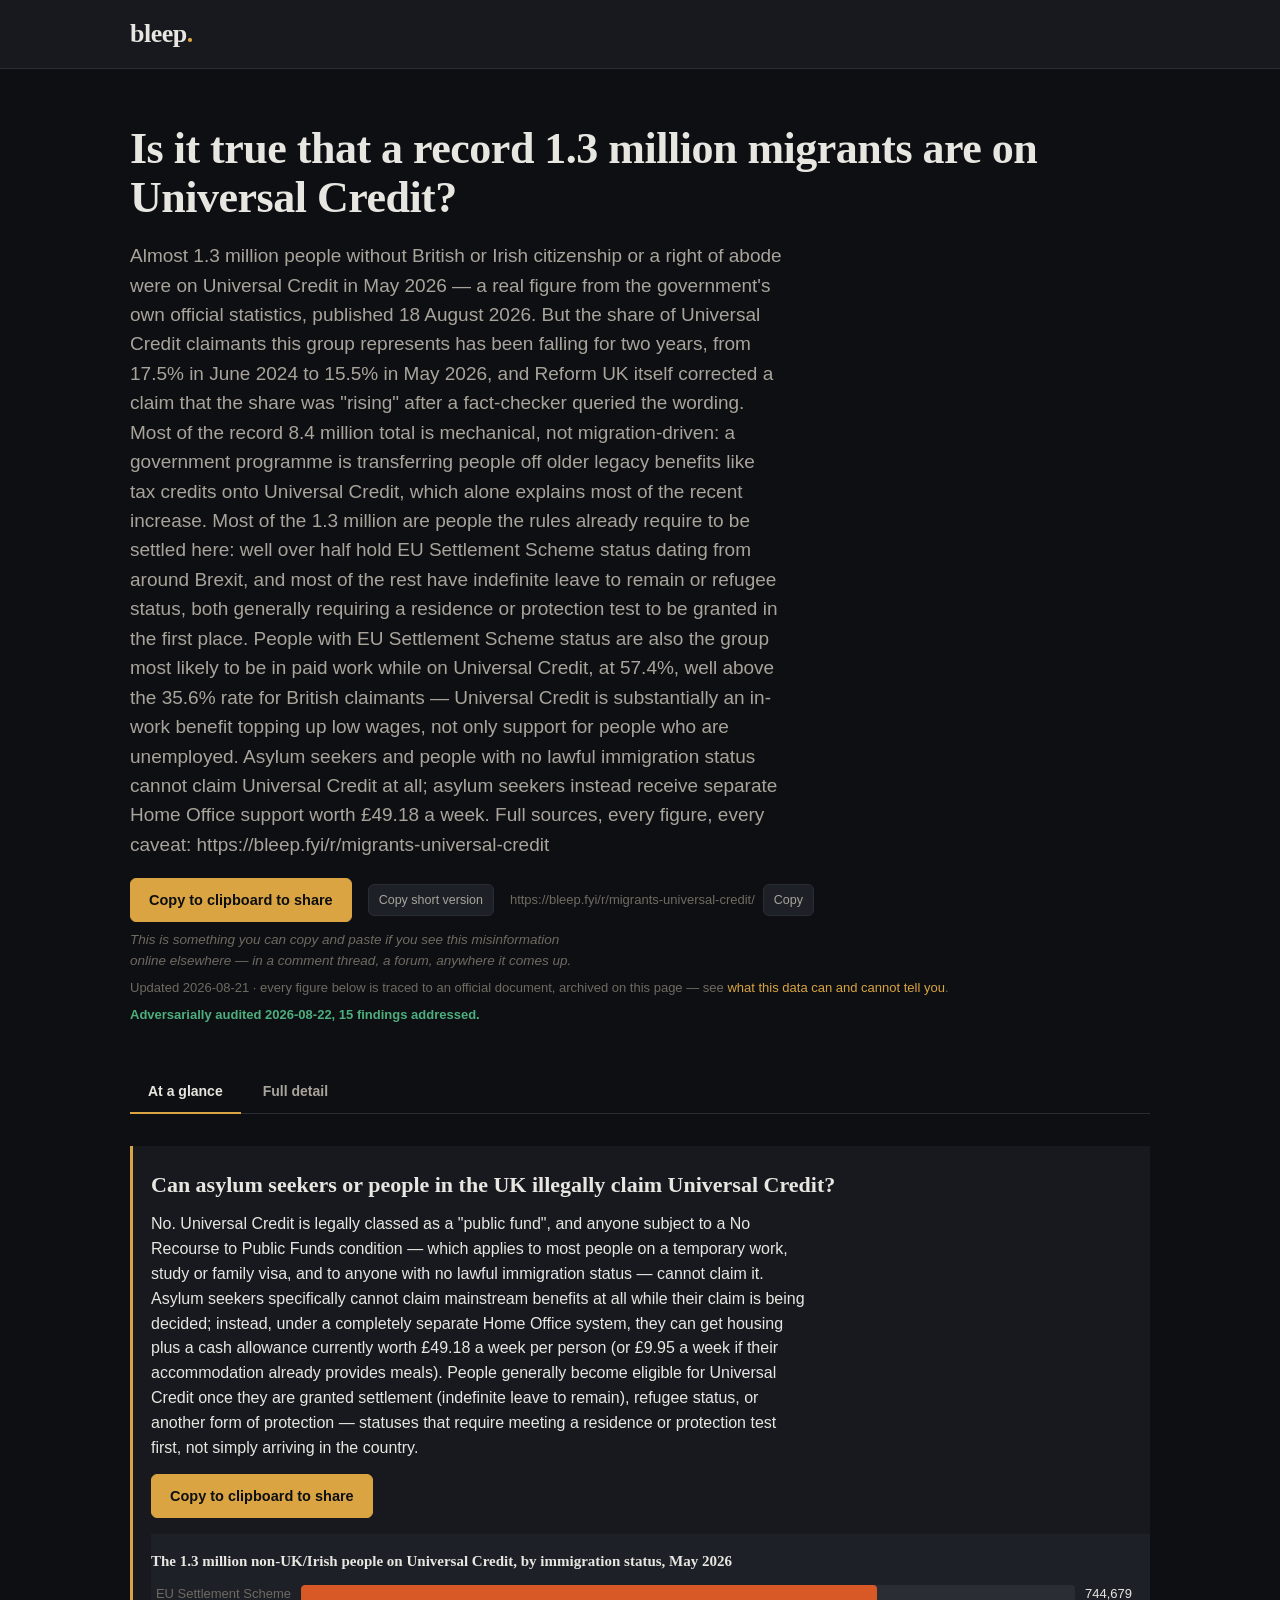
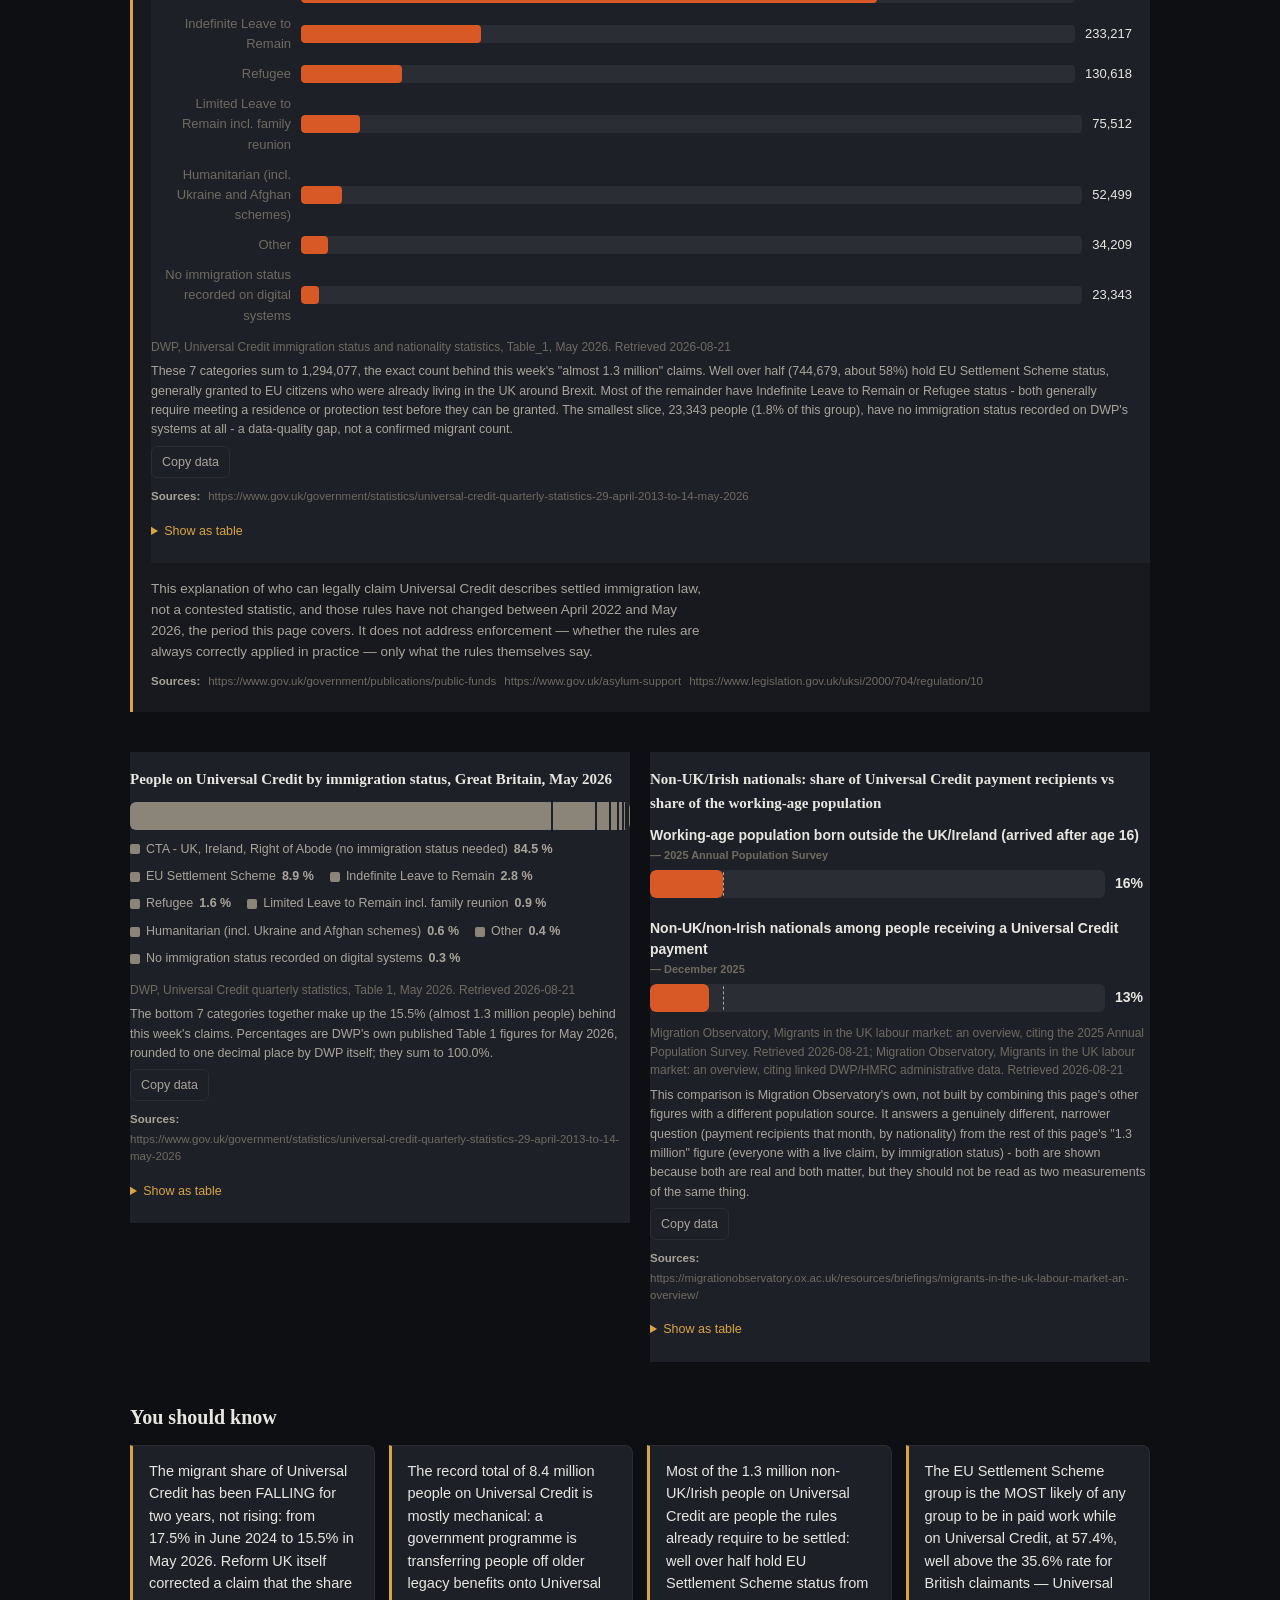
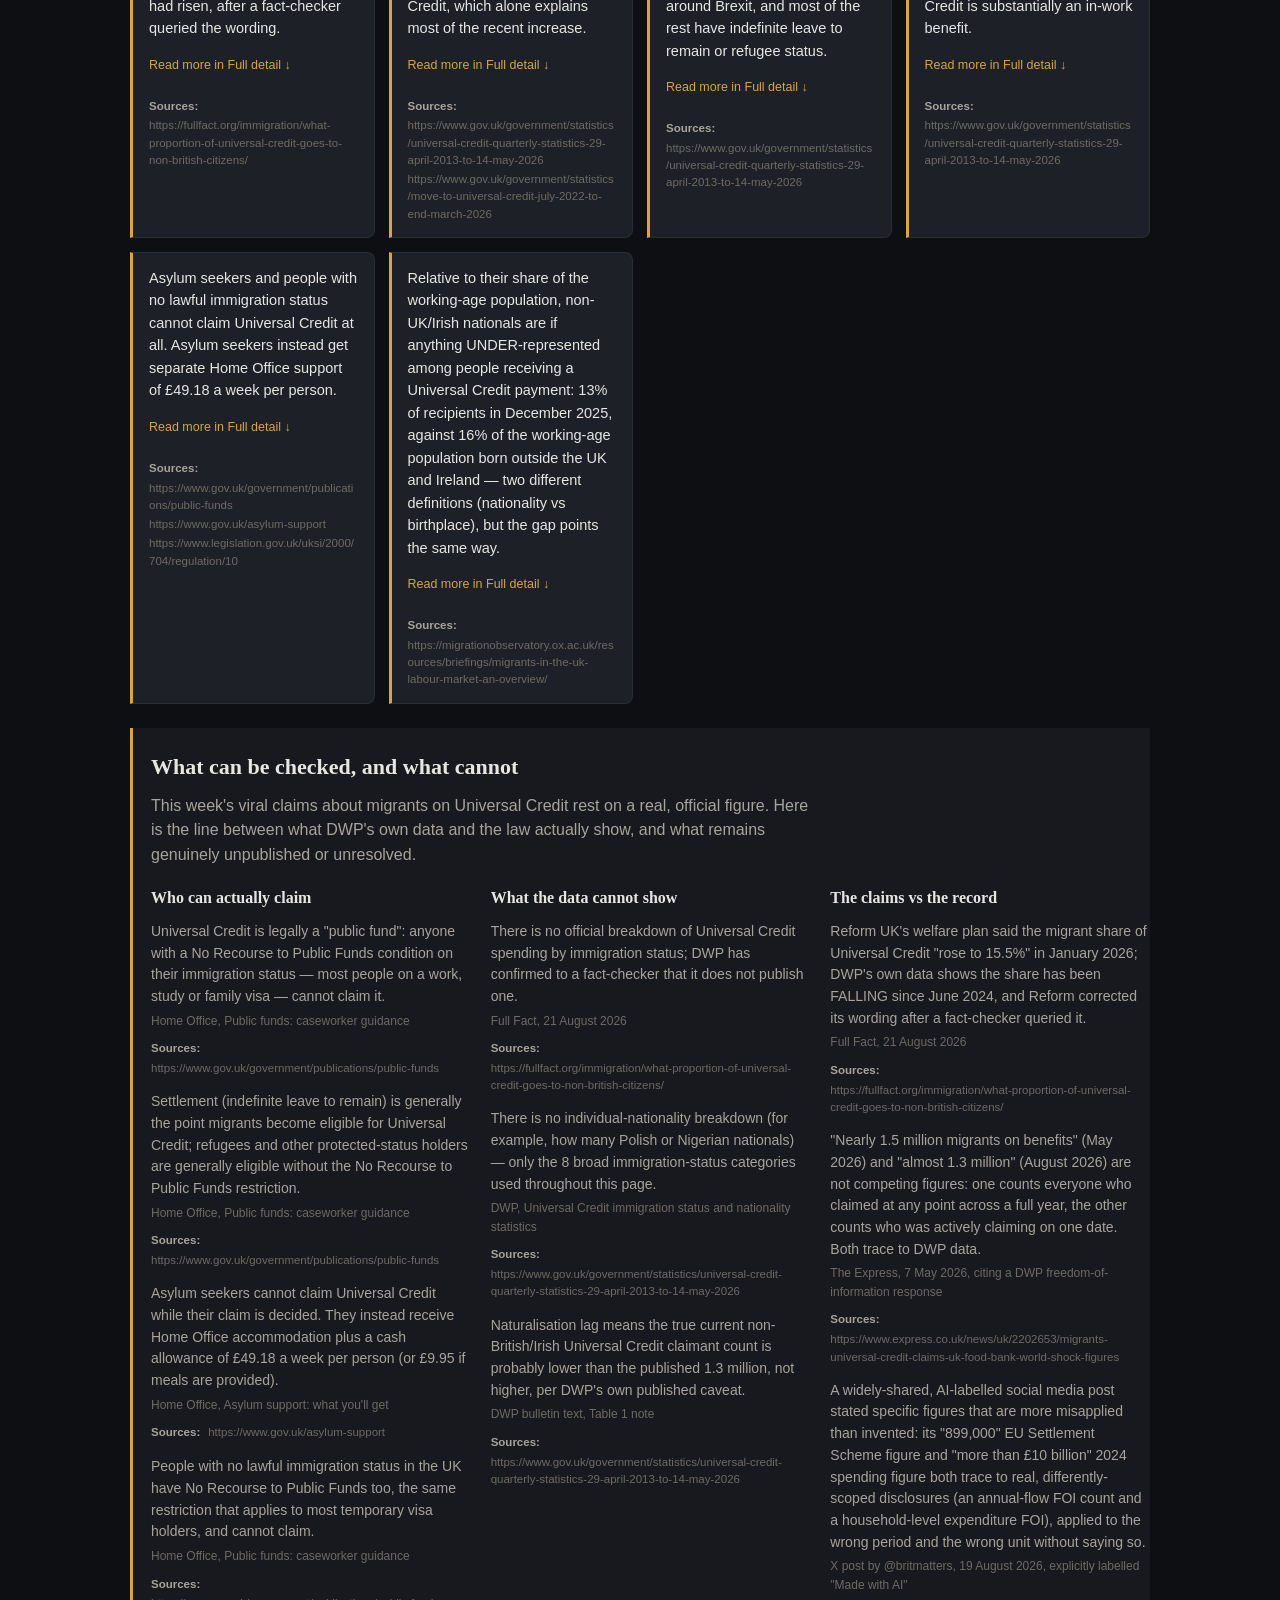
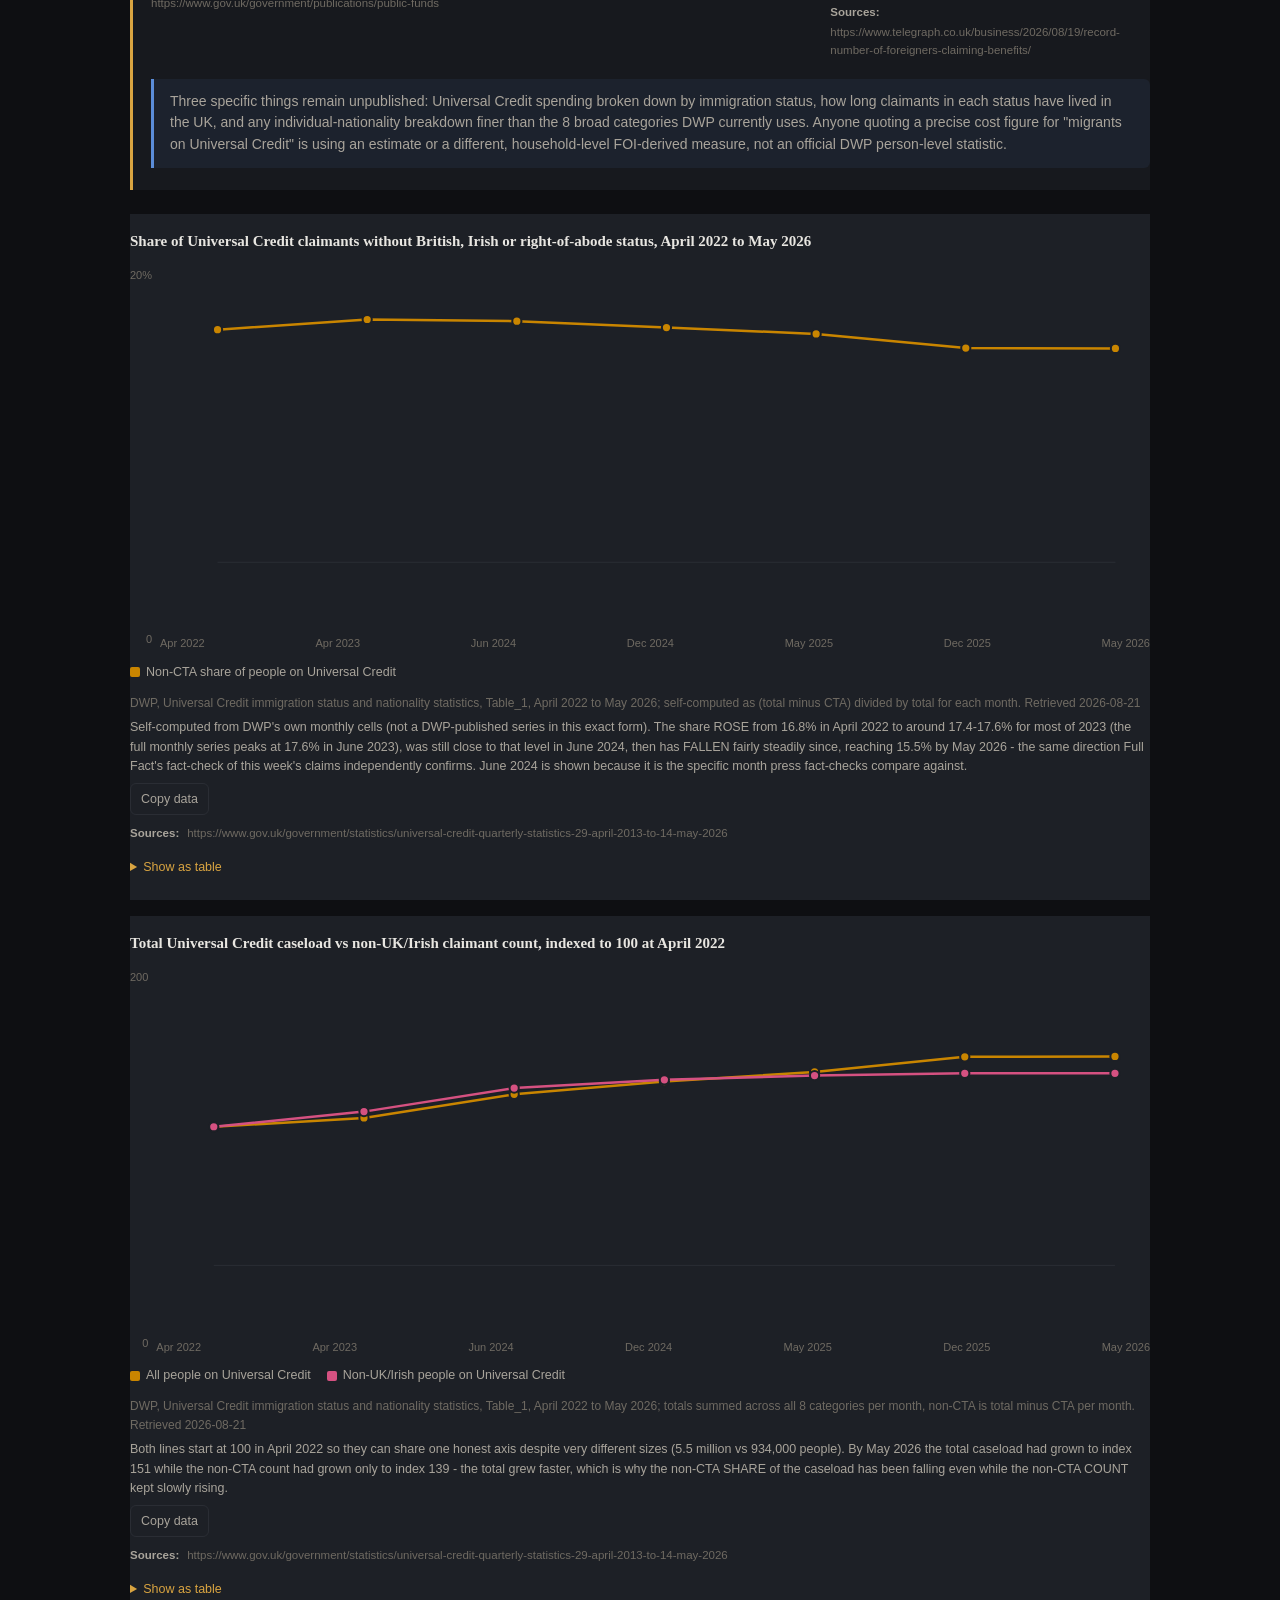
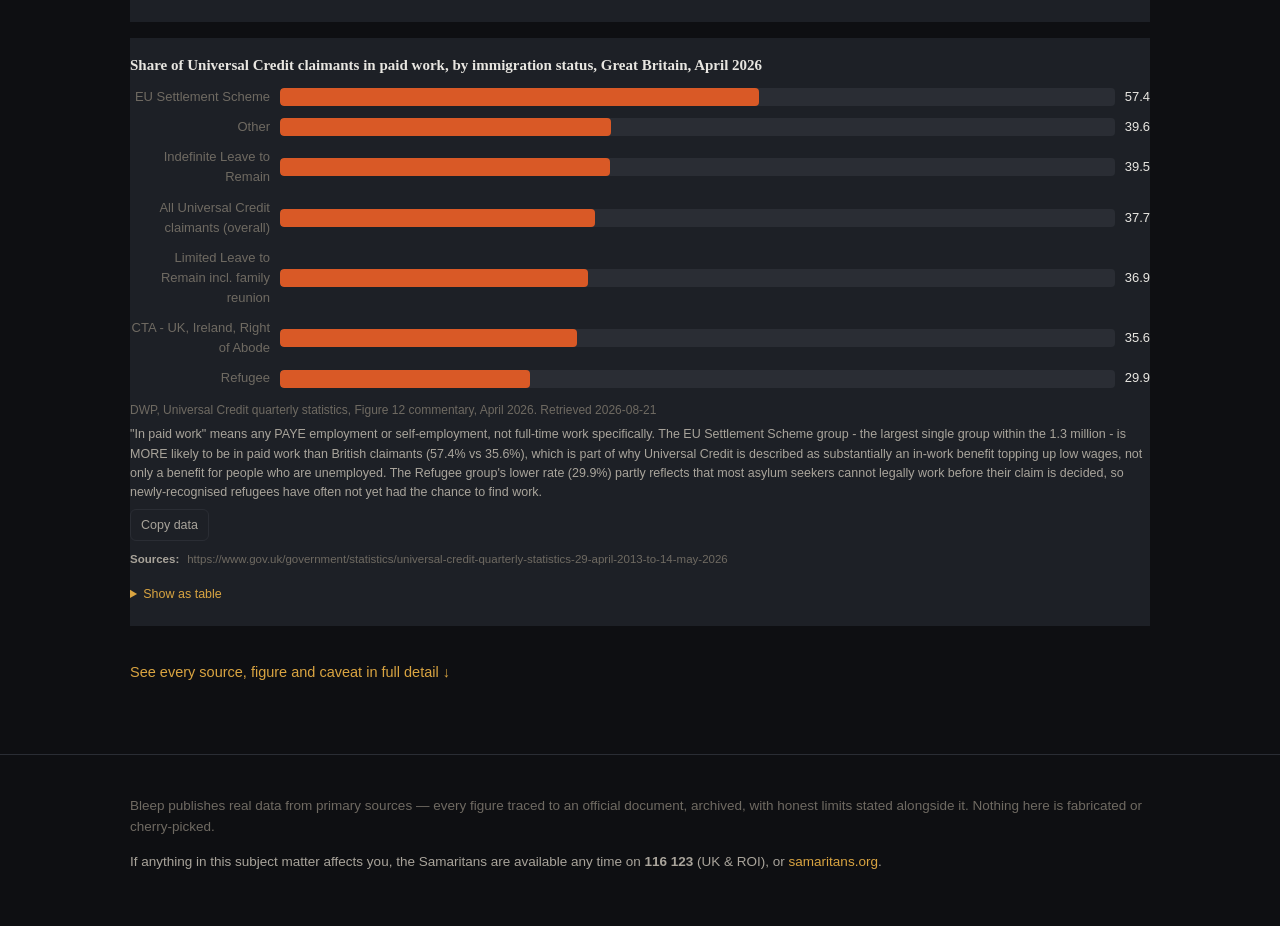
<file: r/migrants-universal-credit/index.html>
<!doctype html>
<html lang="en-GB">
<head>
  <meta charset="utf-8">
  <meta name="viewport" content="width=device-width, initial-scale=1">
  <title>Bleep — Is it true that a record 1.3 million migrants are on Universal Credit?</title>
  <meta name="description" content="Almost 1.3 million people without British or Irish citizenship or a right of abode were on Universal Credit in May 2026 — a real, official figure. But the share has been FALLING for two years (17.5% in June 2024 to 15.5% in May 2026), and Reform UK corrected a claim that it was &#34;rising&#34; after a fact-checker queried it. The record 8.4 million total is mostly mechanical: legacy benefits are being folded into Universal Credit. Most of the 1.3 million hold statuses — EU Settlement Scheme, indefinite leave to remain, refugee status — that generally require meeting a residence or protection test first, and the largest group (EU Settlement Scheme) is MORE likely to be in paid work than British claimants (57.4% vs 35.6%). Asylum seekers cannot claim Universal Credit at all. Full sources: https://bleep.fyi/r/migrants-universal-credit">
  <link rel="stylesheet" href="/static/bleep.css">
  <link rel="icon" href="data:image/svg+xml,<svg xmlns='http://www.w3.org/2000/svg' viewBox='0 0 100 100'><text y='.9em' font-size='90'>◼</text></svg>">
</head>
<body>
  <header class="masthead">
    <div class="wrap masthead-inner">
      <a class="brand" href="/">bleep<span class="brand-dot">.</span></a>
    </div>
  </header>
  <main class="wrap">
    











<section class="hero briefing-hero">
  <h1>Is it true that a record 1.3 million migrants are on Universal Credit?</h1>
  <p class="lede">Almost 1.3 million people without British or Irish citizenship or a right of abode were on Universal Credit in May 2026 — a real figure from the government&#39;s own official statistics, published 18 August 2026. But the share of Universal Credit claimants this group represents has been falling for two years, from 17.5% in June 2024 to 15.5% in May 2026, and Reform UK itself corrected a claim that the share was &#34;rising&#34; after a fact-checker queried the wording. Most of the record 8.4 million total is mechanical, not migration-driven: a government programme is transferring people off older legacy benefits like tax credits onto Universal Credit, which alone explains most of the recent increase. Most of the 1.3 million are people the rules already require to be settled here: well over half hold EU Settlement Scheme status dating from around Brexit, and most of the rest have indefinite leave to remain or refugee status, both generally requiring a residence or protection test to be granted in the first place. People with EU Settlement Scheme status are also the group most likely to be in paid work while on Universal Credit, at 57.4%, well above the 35.6% rate for British claimants — Universal Credit is substantially an in-work benefit topping up low wages, not only support for people who are unemployed. Asylum seekers and people with no lawful immigration status cannot claim Universal Credit at all; asylum seekers instead receive separate Home Office support worth £49.18 a week. Full sources, every figure, every caveat: https://bleep.fyi/r/migrants-universal-credit</p>
  <div class="share-block">
    <div class="share-actions">
      <button type="button" class="copy-btn copy-btn-prominent" data-copy="Almost 1.3 million people without British or Irish citizenship or a right of abode were on Universal Credit in May 2026 — a real figure from the government&#39;s own official statistics, published 18 August 2026. But the share of Universal Credit claimants this group represents has been falling for two years, from 17.5% in June 2024 to 15.5% in May 2026, and Reform UK itself corrected a claim that the share was &#34;rising&#34; after a fact-checker queried the wording. Most of the record 8.4 million total is mechanical, not migration-driven: a government programme is transferring people off older legacy benefits like tax credits onto Universal Credit, which alone explains most of the recent increase. Most of the 1.3 million are people the rules already require to be settled here: well over half hold EU Settlement Scheme status dating from around Brexit, and most of the rest have indefinite leave to remain or refugee status, both generally requiring a residence or protection test to be granted in the first place. People with EU Settlement Scheme status are also the group most likely to be in paid work while on Universal Credit, at 57.4%, well above the 35.6% rate for British claimants — Universal Credit is substantially an in-work benefit topping up low wages, not only support for people who are unemployed. Asylum seekers and people with no lawful immigration status cannot claim Universal Credit at all; asylum seekers instead receive separate Home Office support worth £49.18 a week. Full sources, every figure, every caveat: https://bleep.fyi/r/migrants-universal-credit">Copy to clipboard to share</button>
      <button type="button" class="copy-btn" data-copy="Almost 1.3 million people without British or Irish citizenship or a right of abode were on Universal Credit in May 2026 — a real, official figure. But the share has been FALLING for two years (17.5% in June 2024 to 15.5% in May 2026), and Reform UK corrected a claim that it was &#34;rising&#34; after a fact-checker queried it. The record 8.4 million total is mostly mechanical: legacy benefits are being folded into Universal Credit. Most of the 1.3 million hold statuses — EU Settlement Scheme, indefinite leave to remain, refugee status — that generally require meeting a residence or protection test first, and the largest group (EU Settlement Scheme) is MORE likely to be in paid work than British claimants (57.4% vs 35.6%). Asylum seekers cannot claim Universal Credit at all. Full sources: https://bleep.fyi/r/migrants-universal-credit">Copy short version</button>
      <span class="page-link">https://bleep.fyi/r/migrants-universal-credit/ <button type="button" class="copy-btn" data-copy="https://bleep.fyi/r/migrants-universal-credit/">Copy</button></span>
    </div>
    <p class="share-caption">This is something you can copy and paste if you see this misinformation online elsewhere — in a comment thread, a forum, anywhere it comes up.</p>
    
  </div>
  <p class="briefing-updated">Updated 2026-08-21 · every figure below is traced to an official document, archived on this page — see
  <a href="#limits">what this data can and cannot tell you</a>.</p>
  
  
  <p class="audit-provenance">Adversarially audited 2026-08-22, 15 findings addressed.</p>
  
</section>

<nav class="glance-tabs" aria-label="Briefing view" id="glance-tabs-nav">
  <a href="#glance" id="tab-glance" aria-selected="true">At a glance</a>
  <a href="#detail" id="tab-detail" aria-selected="false">Full detail</a>
</nav>



<section id="glance" class="tab-panel" aria-labelledby="tab-glance">
  
  
  
  

  

  <section class="featured-question" id="asylum-seekers-question" aria-labelledby="asylum-seekers-question-heading">
  <h2 id="asylum-seekers-question-heading">Can asylum seekers or people in the UK illegally claim Universal Credit?</h2>
  <p class="featured-answer">No. Universal Credit is legally classed as a &quot;public fund&quot;, and anyone subject to a No Recourse to Public Funds condition — which applies to most people on a temporary work, study or family visa, and to anyone with no lawful immigration status — cannot claim it. Asylum seekers specifically cannot claim mainstream benefits at all while their claim is being decided; instead, under a completely separate Home Office system, they can get housing plus a cash allowance currently worth £49.18 a week per person (or £9.95 a week if their accommodation already provides meals). People generally become eligible for Universal Credit once they are granted settlement (indefinite leave to remain), refugee status, or another form of protection — statuses that require meeting a residence or protection test first, not simply arriving in the country.</p>
  <button type="button" class="copy-btn copy-btn-prominent" data-copy="Can asylum seekers or people in the UK illegally claim Universal Credit? No — Universal Credit is legally a &quot;public fund&quot;, and anyone with a No Recourse to Public Funds condition on their immigration status, including most temporary visa holders and anyone with no lawful status, cannot claim it. Asylum seekers get a completely separate Home Office support system instead — currently £49.18 a week per person — not mainstream benefits. People generally become eligible for Universal Credit once granted settlement, refugee status or another protection route. Full sources: https://bleep.fyi/r/migrants-universal-credit">Copy to clipboard to share</button>
  <figure class="chart" id="chart-who-are-the-1-3-million">
  <figcaption class="chart-title">The 1.3 million non-UK/Irish people on Universal Credit, by immigration status, May 2026</figcaption>
  <div class="chart-svg-wrap"><div class="ranked-rows" role="img" aria-label="The 1.3 million non-UK/Irish people on Universal Credit, by immigration status, May 2026"><div class="ranked-row"><span class="ranked-label">EU Settlement Scheme</span><div class="ranked-track"><div class="ranked-fill" style="width:74.47%;background:#d95926"></div></div><span class="ranked-value">744,679</span></div><div class="ranked-row"><span class="ranked-label">Indefinite Leave to Remain</span><div class="ranked-track"><div class="ranked-fill" style="width:23.32%;background:#d95926"></div></div><span class="ranked-value">233,217</span></div><div class="ranked-row"><span class="ranked-label">Refugee</span><div class="ranked-track"><div class="ranked-fill" style="width:13.06%;background:#d95926"></div></div><span class="ranked-value">130,618</span></div><div class="ranked-row"><span class="ranked-label">Limited Leave to Remain incl. family reunion</span><div class="ranked-track"><div class="ranked-fill" style="width:7.55%;background:#d95926"></div></div><span class="ranked-value">75,512</span></div><div class="ranked-row"><span class="ranked-label">Humanitarian (incl. Ukraine and Afghan schemes)</span><div class="ranked-track"><div class="ranked-fill" style="width:5.25%;background:#d95926"></div></div><span class="ranked-value">52,499</span></div><div class="ranked-row"><span class="ranked-label">Other</span><div class="ranked-track"><div class="ranked-fill" style="width:3.42%;background:#d95926"></div></div><span class="ranked-value">34,209</span></div><div class="ranked-row"><span class="ranked-label">No immigration status recorded on digital systems</span><div class="ranked-track"><div class="ranked-fill" style="width:2.33%;background:#d95926"></div></div><span class="ranked-value">23,343</span></div></div></div>
  <div class="chart-foot">
    <p class="chart-source">DWP, Universal Credit immigration status and nationality statistics, Table_1, May 2026. Retrieved 2026-08-21</p>
    <p class="chart-note">These 7 categories sum to 1,294,077, the exact count behind this week&#39;s &quot;almost 1.3 million&quot; claims. Well over half (744,679, about 58%) hold EU Settlement Scheme status, generally granted to EU citizens who were already living in the UK around Brexit. Most of the remainder have Indefinite Leave to Remain or Refugee status - both generally require meeting a residence or protection test before they can be granted. The smallest slice, 23,343 people (1.8% of this group), have no immigration status recorded on DWP&#39;s systems at all - a data-quality gap, not a confirmed migrant count.</p>
    <button type="button" class="copy-btn" data-copy="The 1.3 million non-UK/Irish people on Universal Credit, by immigration status, May 2026
EU Settlement Scheme: 744,679 people
Indefinite Leave to Remain: 233,217 people
Refugee: 130,618 people
Limited Leave to Remain incl. family reunion: 75,512 people
Humanitarian (incl. Ukraine and Afghan schemes): 52,499 people
Other: 34,209 people
No immigration status recorded on digital systems: 23,343 people

Source: DWP, Universal Credit immigration status and nationality statistics, Table_1, May 2026. Retrieved 2026-08-21">Copy data</button>
  </div>
  <div class="card-source-links"><span class="card-source-label">Sources:</span><a href="https://www.gov.uk/government/statistics/universal-credit-quarterly-statistics-29-april-2013-to-14-may-2026" rel="noopener">https://www.gov.uk/government/statistics/universal-credit-quarterly-statistics-29-april-2013-to-14-may-2026</a></div>
  <details class="chart-table"><summary>Show as table</summary><table><thead><tr><th>Immigration status</th><th>people</th></tr></thead><tbody><tr><td>EU Settlement Scheme</td><td>744,679 people</td></tr><tr><td>Indefinite Leave to Remain</td><td>233,217 people</td></tr><tr><td>Refugee</td><td>130,618 people</td></tr><tr><td>Limited Leave to Remain incl. family reunion</td><td>75,512 people</td></tr><tr><td>Humanitarian (incl. Ukraine and Afghan schemes)</td><td>52,499 people</td></tr><tr><td>Other</td><td>34,209 people</td></tr><tr><td>No immigration status recorded on digital systems</td><td>23,343 people</td></tr></tbody></table></details>
</figure>
  <p class="featured-limits">This explanation of who can legally claim Universal Credit describes settled immigration law, not a contested statistic, and those rules have not changed between April 2022 and May 2026, the period this page covers. It does not address enforcement — whether the rules are always correctly applied in practice — only what the rules themselves say.</p>
  <div class="card-source-links"><span class="card-source-label">Sources:</span><a href="https://www.gov.uk/government/publications/public-funds" rel="noopener">https://www.gov.uk/government/publications/public-funds</a><a href="https://www.gov.uk/asylum-support" rel="noopener">https://www.gov.uk/asylum-support</a><a href="https://www.legislation.gov.uk/uksi/2000/704/regulation/10" rel="noopener">https://www.legislation.gov.uk/uksi/2000/704/regulation/10</a></div>
</section>

  <div class="glance-grid">
    
    
    <figure class="chart" id="chart-uc-by-immigration-status">
  <figcaption class="chart-title">People on Universal Credit by immigration status, Great Britain, May 2026</figcaption>
  <div class="chart-svg-wrap"><div class="hbar-track" role="img" aria-label="People on Universal Credit by immigration status, Great Britain, May 2026"><div class="hbar-seg" style="width:84.50%;background:#8a8578;border-right:2px solid var(--panel-2);" title="CTA - UK, Ireland, Right of Abode (no immigration status needed): 84.5 %"></div><div class="hbar-seg" style="width:8.90%;background:#8a8578;border-right:2px solid var(--panel-2);" title="EU Settlement Scheme: 8.9 %"></div><div class="hbar-seg" style="width:2.80%;background:#8a8578;border-right:2px solid var(--panel-2);" title="Indefinite Leave to Remain: 2.8 %"></div><div class="hbar-seg" style="width:1.60%;background:#8a8578;border-right:2px solid var(--panel-2);" title="Refugee: 1.6 %"></div><div class="hbar-seg" style="width:0.90%;background:#8a8578;border-right:2px solid var(--panel-2);" title="Limited Leave to Remain incl. family reunion: 0.9 %"></div><div class="hbar-seg" style="width:0.60%;background:#8a8578;border-right:2px solid var(--panel-2);" title="Humanitarian (incl. Ukraine and Afghan schemes): 0.6 %"></div><div class="hbar-seg" style="width:0.40%;background:#8a8578;border-right:2px solid var(--panel-2);" title="Other: 0.4 %"></div><div class="hbar-seg" style="width:0.30%;background:#8a8578;" title="No immigration status recorded on digital systems: 0.3 %"></div></div><div class="chart-legend"><span class="chart-legend-item"><i class="chart-swatch" style="background:#8a8578"></i>CTA - UK, Ireland, Right of Abode (no immigration status needed) <b>84.5 %</b></span><span class="chart-legend-item"><i class="chart-swatch" style="background:#8a8578"></i>EU Settlement Scheme <b>8.9 %</b></span><span class="chart-legend-item"><i class="chart-swatch" style="background:#8a8578"></i>Indefinite Leave to Remain <b>2.8 %</b></span><span class="chart-legend-item"><i class="chart-swatch" style="background:#8a8578"></i>Refugee <b>1.6 %</b></span><span class="chart-legend-item"><i class="chart-swatch" style="background:#8a8578"></i>Limited Leave to Remain incl. family reunion <b>0.9 %</b></span><span class="chart-legend-item"><i class="chart-swatch" style="background:#8a8578"></i>Humanitarian (incl. Ukraine and Afghan schemes) <b>0.6 %</b></span><span class="chart-legend-item"><i class="chart-swatch" style="background:#8a8578"></i>Other <b>0.4 %</b></span><span class="chart-legend-item"><i class="chart-swatch" style="background:#8a8578"></i>No immigration status recorded on digital systems <b>0.3 %</b></span></div></div>
  <div class="chart-foot">
    <p class="chart-source">DWP, Universal Credit quarterly statistics, Table 1, May 2026. Retrieved 2026-08-21</p>
    <p class="chart-note">The bottom 7 categories together make up the 15.5% (almost 1.3 million people) behind this week&#39;s claims. Percentages are DWP&#39;s own published Table 1 figures for May 2026, rounded to one decimal place by DWP itself; they sum to 100.0%.</p>
    <button type="button" class="copy-btn" data-copy="People on Universal Credit by immigration status, Great Britain, May 2026
CTA - UK, Ireland, Right of Abode (no immigration status needed): 84.5 %
EU Settlement Scheme: 8.9 %
Indefinite Leave to Remain: 2.8 %
Refugee: 1.6 %
Limited Leave to Remain incl. family reunion: 0.9 %
Humanitarian (incl. Ukraine and Afghan schemes): 0.6 %
Other: 0.4 %
No immigration status recorded on digital systems: 0.3 %

Source: DWP, Universal Credit quarterly statistics, Table 1, May 2026. Retrieved 2026-08-21">Copy data</button>
  </div>
  <div class="card-source-links"><span class="card-source-label">Sources:</span><a href="https://www.gov.uk/government/statistics/universal-credit-quarterly-statistics-29-april-2013-to-14-may-2026" rel="noopener">https://www.gov.uk/government/statistics/universal-credit-quarterly-statistics-29-april-2013-to-14-may-2026</a></div>
  <details class="chart-table"><summary>Show as table</summary><table><thead><tr><th>Group</th><th>%</th></tr></thead><tbody><tr><td>CTA - UK, Ireland, Right of Abode (no immigration status needed)</td><td>84.5 %</td></tr><tr><td>EU Settlement Scheme</td><td>8.9 %</td></tr><tr><td>Indefinite Leave to Remain</td><td>2.8 %</td></tr><tr><td>Refugee</td><td>1.6 %</td></tr><tr><td>Limited Leave to Remain incl. family reunion</td><td>0.9 %</td></tr><tr><td>Humanitarian (incl. Ukraine and Afghan schemes)</td><td>0.6 %</td></tr><tr><td>Other</td><td>0.4 %</td></tr><tr><td>No immigration status recorded on digital systems</td><td>0.3 %</td></tr></tbody></table></details>
</figure>
    
    
    
    <figure class="chart" id="chart-uc-share-vs-population-share">
  <figcaption class="chart-title">Non-UK/Irish nationals: share of Universal Credit payment recipients vs share of the working-age population</figcaption>
  <div class="chart-svg-wrap"><div class="paired-rows" role="img" aria-label="Non-UK/Irish nationals: share of Universal Credit payment recipients vs share of the working-age population"><div class="paired-row"><p class="paired-label">Working-age population born outside the UK/Ireland (arrived after age 16) <span class="chart-axis">— 2025 Annual Population Survey</span></p><div class="paired-track-wrap"><div class="paired-track"><div class="paired-refline" style="left:16.00%"></div><div class="paired-fill" style="width:16.00%;background:#d95926" title="Working-age population born outside the UK/Ireland (arrived after age 16), 2025 Annual Population Survey: 16%"></div></div><span class="paired-value">16%</span></div></div><div class="paired-row"><p class="paired-label">Non-UK/non-Irish nationals among people receiving a Universal Credit payment <span class="chart-axis">— December 2025</span></p><div class="paired-track-wrap"><div class="paired-track"><div class="paired-refline" style="left:16.00%"></div><div class="paired-fill" style="width:13.00%;background:#d95926" title="Non-UK/non-Irish nationals among people receiving a Universal Credit payment, December 2025: 13%"></div></div><span class="paired-value">13%</span></div></div></div></div>
  <div class="chart-foot">
    <p class="chart-source">Migration Observatory, Migrants in the UK labour market: an overview, citing the 2025 Annual Population Survey. Retrieved 2026-08-21; Migration Observatory, Migrants in the UK labour market: an overview, citing linked DWP/HMRC administrative data. Retrieved 2026-08-21</p>
    <p class="chart-note">This comparison is Migration Observatory&#39;s own, not built by combining this page&#39;s other figures with a different population source. It answers a genuinely different, narrower question (payment recipients that month, by nationality) from the rest of this page&#39;s &quot;1.3 million&quot; figure (everyone with a live claim, by immigration status) - both are shown because both are real and both matter, but they should not be read as two measurements of the same thing.</p>
    <button type="button" class="copy-btn" data-copy="Non-UK/Irish nationals: share of Universal Credit payment recipients vs share of the working-age population
Working-age population born outside the UK/Ireland (arrived after age 16) (2025 Annual Population Survey): 16%
Non-UK/non-Irish nationals among people receiving a Universal Credit payment (December 2025): 13%

Source: Migration Observatory, Migrants in the UK labour market: an overview, citing the 2025 Annual Population Survey. Retrieved 2026-08-21; Migration Observatory, Migrants in the UK labour market: an overview, citing linked DWP/HMRC administrative data. Retrieved 2026-08-21">Copy data</button>
  </div>
  <div class="card-source-links"><span class="card-source-label">Sources:</span><a href="https://migrationobservatory.ox.ac.uk/resources/briefings/migrants-in-the-uk-labour-market-an-overview/" rel="noopener">https://migrationobservatory.ox.ac.uk/resources/briefings/migrants-in-the-uk-labour-market-an-overview/</a></div>
  <details class="chart-table"><summary>Show as table</summary><table><thead><tr><th>Group</th><th>As of</th><th>%</th><th>Source</th></tr></thead><tbody><tr><td>Working-age population born outside the UK/Ireland (arrived after age 16)</td><td>2025 Annual Population Survey</td><td>16%</td><td>Migration Observatory, Migrants in the UK labour market: an overview, citing the 2025 Annual Population Survey. Retrieved 2026-08-21</td></tr><tr><td>Non-UK/non-Irish nationals among people receiving a Universal Credit payment</td><td>December 2025</td><td>13%</td><td>Migration Observatory, Migrants in the UK labour market: an overview, citing linked DWP/HMRC administrative data. Retrieved 2026-08-21</td></tr></tbody></table></details>
</figure>
    
    
  </div>

  <section class="ysk-panel" aria-labelledby="ysk-heading">
  <h2 id="ysk-heading">You should know</h2>
  <div class="ysk-grid"><div class="ysk-card"><p class="ysk-text">The migrant share of Universal Credit has been FALLING for two years, not rising: from 17.5% in June 2024 to 15.5% in May 2026. Reform UK itself corrected a claim that the share had risen, after a fact-checker queried the wording.</p><a class="ysk-jump" href="#s8">Read more in Full detail ↓</a><div class="card-source-links"><span class="card-source-label">Sources:</span><a href="https://fullfact.org/immigration/what-proportion-of-universal-credit-goes-to-non-british-citizens/" rel="noopener">https://fullfact.org/immigration/what-proportion-of-universal-credit-goes-to-non-british-citizens/</a></div></div><div class="ysk-card"><p class="ysk-text">The record total of 8.4 million people on Universal Credit is mostly mechanical: a government programme is transferring people off older legacy benefits onto Universal Credit, which alone explains most of the recent increase.</p><a class="ysk-jump" href="#s1">Read more in Full detail ↓</a><div class="card-source-links"><span class="card-source-label">Sources:</span><a href="https://www.gov.uk/government/statistics/universal-credit-quarterly-statistics-29-april-2013-to-14-may-2026" rel="noopener">https://www.gov.uk/government/statistics/universal-credit-quarterly-statistics-29-april-2013-to-14-may-2026</a><a href="https://www.gov.uk/government/statistics/move-to-universal-credit-july-2022-to-end-march-2026" rel="noopener">https://www.gov.uk/government/statistics/move-to-universal-credit-july-2022-to-end-march-2026</a></div></div><div class="ysk-card"><p class="ysk-text">Most of the 1.3 million non-UK/Irish people on Universal Credit are people the rules already require to be settled: well over half hold EU Settlement Scheme status from around Brexit, and most of the rest have indefinite leave to remain or refugee status.</p><a class="ysk-jump" href="#s1">Read more in Full detail ↓</a><div class="card-source-links"><span class="card-source-label">Sources:</span><a href="https://www.gov.uk/government/statistics/universal-credit-quarterly-statistics-29-april-2013-to-14-may-2026" rel="noopener">https://www.gov.uk/government/statistics/universal-credit-quarterly-statistics-29-april-2013-to-14-may-2026</a></div></div><div class="ysk-card"><p class="ysk-text">The EU Settlement Scheme group is the MOST likely of any group to be in paid work while on Universal Credit, at 57.4%, well above the 35.6% rate for British claimants — Universal Credit is substantially an in-work benefit.</p><a class="ysk-jump" href="#s1">Read more in Full detail ↓</a><div class="card-source-links"><span class="card-source-label">Sources:</span><a href="https://www.gov.uk/government/statistics/universal-credit-quarterly-statistics-29-april-2013-to-14-may-2026" rel="noopener">https://www.gov.uk/government/statistics/universal-credit-quarterly-statistics-29-april-2013-to-14-may-2026</a></div></div><div class="ysk-card"><p class="ysk-text">Asylum seekers and people with no lawful immigration status cannot claim Universal Credit at all. Asylum seekers instead get separate Home Office support of £49.18 a week per person.</p><a class="ysk-jump" href="#s4">Read more in Full detail ↓</a><div class="card-source-links"><span class="card-source-label">Sources:</span><a href="https://www.gov.uk/government/publications/public-funds" rel="noopener">https://www.gov.uk/government/publications/public-funds</a><a href="https://www.gov.uk/asylum-support" rel="noopener">https://www.gov.uk/asylum-support</a><a href="https://www.legislation.gov.uk/uksi/2000/704/regulation/10" rel="noopener">https://www.legislation.gov.uk/uksi/2000/704/regulation/10</a></div></div><div class="ysk-card"><p class="ysk-text">Relative to their share of the working-age population, non-UK/Irish nationals are if anything UNDER-represented among people receiving a Universal Credit payment: 13% of recipients in December 2025, against 16% of the working-age population born outside the UK and Ireland — two different definitions (nationality vs birthplace), but the gap points the same way.</p><a class="ysk-jump" href="#s7">Read more in Full detail ↓</a><div class="card-source-links"><span class="card-source-label">Sources:</span><a href="https://migrationobservatory.ox.ac.uk/resources/briefings/migrants-in-the-uk-labour-market-an-overview/" rel="noopener">https://migrationobservatory.ox.ac.uk/resources/briefings/migrants-in-the-uk-labour-market-an-overview/</a></div></div></div>
</section>

  <section class="evidence-panel" aria-labelledby="evidence-heading">
  <h2 id="evidence-heading">What can be checked, and what cannot</h2>
  <p class="evidence-intro">This week&#39;s viral claims about migrants on Universal Credit rest on a real, official figure. Here is the line between what DWP&#39;s own data and the law actually show, and what remains genuinely unpublished or unresolved.</p>
  <div class="evidence-columns"><div class="evidence-col"><h3>Who can actually claim</h3><ul><li><p>Universal Credit is legally a &quot;public fund&quot;: anyone with a No Recourse to Public Funds condition on their immigration status — most people on a work, study or family visa — cannot claim it.</p><p class="evidence-source">Home Office, Public funds: caseworker guidance</p><div class="card-source-links"><span class="card-source-label">Sources:</span><a href="https://www.gov.uk/government/publications/public-funds" rel="noopener">https://www.gov.uk/government/publications/public-funds</a></div></li><li><p>Settlement (indefinite leave to remain) is generally the point migrants become eligible for Universal Credit; refugees and other protected-status holders are generally eligible without the No Recourse to Public Funds restriction.</p><p class="evidence-source">Home Office, Public funds: caseworker guidance</p><div class="card-source-links"><span class="card-source-label">Sources:</span><a href="https://www.gov.uk/government/publications/public-funds" rel="noopener">https://www.gov.uk/government/publications/public-funds</a></div></li><li><p>Asylum seekers cannot claim Universal Credit while their claim is decided. They instead receive Home Office accommodation plus a cash allowance of £49.18 a week per person (or £9.95 if meals are provided).</p><p class="evidence-source">Home Office, Asylum support: what you&#39;ll get</p><div class="card-source-links"><span class="card-source-label">Sources:</span><a href="https://www.gov.uk/asylum-support" rel="noopener">https://www.gov.uk/asylum-support</a></div></li><li><p>People with no lawful immigration status in the UK have No Recourse to Public Funds too, the same restriction that applies to most temporary visa holders, and cannot claim.</p><p class="evidence-source">Home Office, Public funds: caseworker guidance</p><div class="card-source-links"><span class="card-source-label">Sources:</span><a href="https://www.gov.uk/government/publications/public-funds" rel="noopener">https://www.gov.uk/government/publications/public-funds</a></div></li></ul></div><div class="evidence-col"><h3>What the data cannot show</h3><ul><li><p>There is no official breakdown of Universal Credit spending by immigration status; DWP has confirmed to a fact-checker that it does not publish one.</p><p class="evidence-source">Full Fact, 21 August 2026</p><div class="card-source-links"><span class="card-source-label">Sources:</span><a href="https://fullfact.org/immigration/what-proportion-of-universal-credit-goes-to-non-british-citizens/" rel="noopener">https://fullfact.org/immigration/what-proportion-of-universal-credit-goes-to-non-british-citizens/</a></div></li><li><p>There is no individual-nationality breakdown (for example, how many Polish or Nigerian nationals) — only the 8 broad immigration-status categories used throughout this page.</p><p class="evidence-source">DWP, Universal Credit immigration status and nationality statistics</p><div class="card-source-links"><span class="card-source-label">Sources:</span><a href="https://www.gov.uk/government/statistics/universal-credit-quarterly-statistics-29-april-2013-to-14-may-2026" rel="noopener">https://www.gov.uk/government/statistics/universal-credit-quarterly-statistics-29-april-2013-to-14-may-2026</a></div></li><li><p>Naturalisation lag means the true current non-British/Irish Universal Credit claimant count is probably lower than the published 1.3 million, not higher, per DWP&#39;s own published caveat.</p><p class="evidence-source">DWP bulletin text, Table 1 note</p><div class="card-source-links"><span class="card-source-label">Sources:</span><a href="https://www.gov.uk/government/statistics/universal-credit-quarterly-statistics-29-april-2013-to-14-may-2026" rel="noopener">https://www.gov.uk/government/statistics/universal-credit-quarterly-statistics-29-april-2013-to-14-may-2026</a></div></li></ul></div><div class="evidence-col"><h3>The claims vs the record</h3><ul><li><p>Reform UK&#39;s welfare plan said the migrant share of Universal Credit &quot;rose to 15.5%&quot; in January 2026; DWP&#39;s own data shows the share has been FALLING since June 2024, and Reform corrected its wording after a fact-checker queried it.</p><p class="evidence-source">Full Fact, 21 August 2026</p><div class="card-source-links"><span class="card-source-label">Sources:</span><a href="https://fullfact.org/immigration/what-proportion-of-universal-credit-goes-to-non-british-citizens/" rel="noopener">https://fullfact.org/immigration/what-proportion-of-universal-credit-goes-to-non-british-citizens/</a></div></li><li><p>&quot;Nearly 1.5 million migrants on benefits&quot; (May 2026) and &quot;almost 1.3 million&quot; (August 2026) are not competing figures: one counts everyone who claimed at any point across a full year, the other counts who was actively claiming on one date. Both trace to DWP data.</p><p class="evidence-source">The Express, 7 May 2026, citing a DWP freedom-of-information response</p><div class="card-source-links"><span class="card-source-label">Sources:</span><a href="https://www.express.co.uk/news/uk/2202653/migrants-universal-credit-claims-uk-food-bank-world-shock-figures" rel="noopener">https://www.express.co.uk/news/uk/2202653/migrants-universal-credit-claims-uk-food-bank-world-shock-figures</a></div></li><li><p>A widely-shared, AI-labelled social media post stated specific figures that are more misapplied than invented: its &quot;899,000&quot; EU Settlement Scheme figure and &quot;more than £10 billion&quot; 2024 spending figure both trace to real, differently-scoped disclosures (an annual-flow FOI count and a household-level expenditure FOI), applied to the wrong period and the wrong unit without saying so.</p><p class="evidence-source">X post by @britmatters, 19 August 2026, explicitly labelled &quot;Made with AI&quot;</p><div class="card-source-links"><span class="card-source-label">Sources:</span><a href="https://www.telegraph.co.uk/business/2026/08/19/record-number-of-foreigners-claiming-benefits/" rel="noopener">https://www.telegraph.co.uk/business/2026/08/19/record-number-of-foreigners-claiming-benefits/</a></div></li></ul></div></div>
  <p class="evidence-gap">Three specific things remain unpublished: Universal Credit spending broken down by immigration status, how long claimants in each status have lived in the UK, and any individual-nationality breakdown finer than the 8 broad categories DWP currently uses. Anyone quoting a precise cost figure for &quot;migrants on Universal Credit&quot; is using an estimate or a different, household-level FOI-derived measure, not an official DWP person-level statistic.</p>
</section>

  
  
  
  
  <figure class="chart" id="chart-migrant-share-trend">
  <figcaption class="chart-title">Share of Universal Credit claimants without British, Irish or right-of-abode status, April 2022 to May 2026</figcaption>
  <div class="chart-svg-wrap"><div class="trend-plot"><div class="trend-yaxis"><span>20%</span><span>0</span></div><div class="trend-svg-col"><svg viewBox="0 0 860 320" class="chart-svg" role="img" aria-label="Share of Universal Credit claimants without British, Irish or right-of-abode status, April 2022 to May 2026"><line x1="50" y1="260.0" x2="830" y2="260.0" class="chart-gridline"/><path d="M50.0,57.9 L180.0,49.1 L310.0,50.5 L440.0,56.1 L570.0,61.6 L700.0,73.9 L830.0,74.2" class="chart-line" style="stroke:#c98500"/><circle cx="50.0" cy="57.9" r="4" class="chart-dot" style="fill:#c98500"><title>Non-CTA share of people on Universal Credit, Apr 2022: 16.8 (index 16.8)</title></circle><circle cx="180.0" cy="49.1" r="4" class="chart-dot" style="fill:#c98500"><title>Non-CTA share of people on Universal Credit, Apr 2023: 17.6 (index 17.6)</title></circle><circle cx="310.0" cy="50.5" r="4" class="chart-dot" style="fill:#c98500"><title>Non-CTA share of people on Universal Credit, Jun 2024: 17.5 (index 17.5)</title></circle><circle cx="440.0" cy="56.1" r="4" class="chart-dot" style="fill:#c98500"><title>Non-CTA share of people on Universal Credit, Dec 2024: 17.0 (index 17.0)</title></circle><circle cx="570.0" cy="61.6" r="4" class="chart-dot" style="fill:#c98500"><title>Non-CTA share of people on Universal Credit, May 2025: 16.5 (index 16.5)</title></circle><circle cx="700.0" cy="73.9" r="4" class="chart-dot" style="fill:#c98500"><title>Non-CTA share of people on Universal Credit, Dec 2025: 15.5 (index 15.5)</title></circle><circle cx="830.0" cy="74.2" r="4" class="chart-dot" style="fill:#c98500"><title>Non-CTA share of people on Universal Credit, May 2026: 15.5 (index 15.5)</title></circle></svg><div class="trend-xaxis"><span>Apr 2022</span><span>Apr 2023</span><span>Jun 2024</span><span>Dec 2024</span><span>May 2025</span><span>Dec 2025</span><span>May 2026</span></div></div></div><div class="chart-legend"><span class="chart-legend-item"><i class="chart-swatch" style="background:#c98500"></i>Non-CTA share of people on Universal Credit</span></div></div>
  <div class="chart-foot">
    <p class="chart-source">DWP, Universal Credit immigration status and nationality statistics, Table_1, April 2022 to May 2026; self-computed as (total minus CTA) divided by total for each month. Retrieved 2026-08-21</p>
    <p class="chart-note">Self-computed from DWP&#39;s own monthly cells (not a DWP-published series in this exact form). The share ROSE from 16.8% in April 2022 to around 17.4-17.6% for most of 2023 (the full monthly series peaks at 17.6% in June 2023), was still close to that level in June 2024, then has FALLEN fairly steadily since, reaching 15.5% by May 2026 - the same direction Full Fact&#39;s fact-check of this week&#39;s claims independently confirms. June 2024 is shown because it is the specific month press fact-checks compare against.</p>
    <button type="button" class="copy-btn" data-copy="Share of Universal Credit claimants without British, Irish or right-of-abode status, April 2022 to May 2026
Non-CTA share of people on Universal Credit — Apr 2022: 16.8, Apr 2023: 17.6, Jun 2024: 17.5, Dec 2024: 17.0, May 2025: 16.5, Dec 2025: 15.5, May 2026: 15.5

Source: DWP, Universal Credit immigration status and nationality statistics, Table_1, April 2022 to May 2026; self-computed as (total minus CTA) divided by total for each month. Retrieved 2026-08-21">Copy data</button>
  </div>
  <div class="card-source-links"><span class="card-source-label">Sources:</span><a href="https://www.gov.uk/government/statistics/universal-credit-quarterly-statistics-29-april-2013-to-14-may-2026" rel="noopener">https://www.gov.uk/government/statistics/universal-credit-quarterly-statistics-29-april-2013-to-14-may-2026</a></div>
  <details class="chart-table"><summary>Show as table</summary><table><thead><tr><th>Series</th><th>Apr 2022</th><th>Apr 2023</th><th>Jun 2024</th><th>Dec 2024</th><th>May 2025</th><th>Dec 2025</th><th>May 2026</th></tr></thead><tbody><tr><td>Non-CTA share of people on Universal Credit</td><td>16.8</td><td>17.6</td><td>17.5</td><td>17.0</td><td>16.5</td><td>15.5</td><td>15.5</td></tr></tbody></table></details>
</figure>
  
  
  
  <figure class="chart" id="chart-caseload-vs-migrant-count">
  <figcaption class="chart-title">Total Universal Credit caseload vs non-UK/Irish claimant count, indexed to 100 at April 2022</figcaption>
  <div class="chart-svg-wrap"><div class="trend-plot"><div class="trend-yaxis"><span>200</span><span>0</span></div><div class="trend-svg-col"><svg viewBox="0 0 860 320" class="chart-svg" role="img" aria-label="Total Universal Credit caseload vs non-UK/Irish claimant count, indexed to 100 at April 2022"><line x1="50" y1="260.0" x2="830" y2="260.0" class="chart-gridline"/><path d="M50.0,140.0 L180.0,132.4 L310.0,111.9 L440.0,100.9 L570.0,92.6 L700.0,79.5 L830.0,79.1" class="chart-line" style="stroke:#c98500"/><circle cx="50.0" cy="140.0" r="4" class="chart-dot" style="fill:#c98500"><title>All people on Universal Credit, Apr 2022: 5,546,131 (index 100)</title></circle><circle cx="180.0" cy="132.4" r="4" class="chart-dot" style="fill:#c98500"><title>All people on Universal Credit, Apr 2023: 5,896,712 (index 106.3)</title></circle><circle cx="310.0" cy="111.9" r="4" class="chart-dot" style="fill:#c98500"><title>All people on Universal Credit, Jun 2024: 6,844,819 (index 123.4)</title></circle><circle cx="440.0" cy="100.9" r="4" class="chart-dot" style="fill:#c98500"><title>All people on Universal Credit, Dec 2024: 7,355,478 (index 132.6)</title></circle><circle cx="570.0" cy="92.6" r="4" class="chart-dot" style="fill:#c98500"><title>All people on Universal Credit, May 2025: 7,736,491 (index 139.5)</title></circle><circle cx="700.0" cy="79.5" r="4" class="chart-dot" style="fill:#c98500"><title>All people on Universal Credit, Dec 2025: 8,343,658 (index 150.4)</title></circle><circle cx="830.0" cy="79.1" r="4" class="chart-dot" style="fill:#c98500"><title>All people on Universal Credit, May 2026: 8,359,742 (index 150.7)</title></circle><path d="M50.0,140.0 L180.0,126.9 L310.0,106.5 L440.0,99.4 L570.0,95.7 L700.0,93.8 L830.0,93.8" class="chart-line" style="stroke:#d55181"/><circle cx="50.0" cy="140.0" r="4" class="chart-dot" style="fill:#d55181"><title>Non-UK/Irish people on Universal Credit, Apr 2022: 934,110 (index 100)</title></circle><circle cx="180.0" cy="126.9" r="4" class="chart-dot" style="fill:#d55181"><title>Non-UK/Irish people on Universal Credit, Apr 2023: 1,036,345 (index 110.9)</title></circle><circle cx="310.0" cy="106.5" r="4" class="chart-dot" style="fill:#d55181"><title>Non-UK/Irish people on Universal Credit, Jun 2024: 1,195,063 (index 127.9)</title></circle><circle cx="440.0" cy="99.4" r="4" class="chart-dot" style="fill:#d55181"><title>Non-UK/Irish people on Universal Credit, Dec 2024: 1,249,861 (index 133.8)</title></circle><circle cx="570.0" cy="95.7" r="4" class="chart-dot" style="fill:#d55181"><title>Non-UK/Irish people on Universal Credit, May 2025: 1,279,058 (index 136.9)</title></circle><circle cx="700.0" cy="93.8" r="4" class="chart-dot" style="fill:#d55181"><title>Non-UK/Irish people on Universal Credit, Dec 2025: 1,293,993 (index 138.5)</title></circle><circle cx="830.0" cy="93.8" r="4" class="chart-dot" style="fill:#d55181"><title>Non-UK/Irish people on Universal Credit, May 2026: 1,294,077 (index 138.5)</title></circle></svg><div class="trend-xaxis"><span>Apr 2022</span><span>Apr 2023</span><span>Jun 2024</span><span>Dec 2024</span><span>May 2025</span><span>Dec 2025</span><span>May 2026</span></div></div></div><div class="chart-legend"><span class="chart-legend-item"><i class="chart-swatch" style="background:#c98500"></i>All people on Universal Credit</span><span class="chart-legend-item"><i class="chart-swatch" style="background:#d55181"></i>Non-UK/Irish people on Universal Credit</span></div></div>
  <div class="chart-foot">
    <p class="chart-source">DWP, Universal Credit immigration status and nationality statistics, Table_1, April 2022 to May 2026; totals summed across all 8 categories per month, non-CTA is total minus CTA per month. Retrieved 2026-08-21</p>
    <p class="chart-note">Both lines start at 100 in April 2022 so they can share one honest axis despite very different sizes (5.5 million vs 934,000 people). By May 2026 the total caseload had grown to index 151 while the non-CTA count had grown only to index 139 - the total grew faster, which is why the non-CTA SHARE of the caseload has been falling even while the non-CTA COUNT kept slowly rising.</p>
    <button type="button" class="copy-btn" data-copy="Total Universal Credit caseload vs non-UK/Irish claimant count, indexed to 100 at April 2022
All people on Universal Credit — Apr 2022: 5,546,131, Apr 2023: 5,896,712, Jun 2024: 6,844,819, Dec 2024: 7,355,478, May 2025: 7,736,491, Dec 2025: 8,343,658, May 2026: 8,359,742
Non-UK/Irish people on Universal Credit — Apr 2022: 934,110, Apr 2023: 1,036,345, Jun 2024: 1,195,063, Dec 2024: 1,249,861, May 2025: 1,279,058, Dec 2025: 1,293,993, May 2026: 1,294,077

Source: DWP, Universal Credit immigration status and nationality statistics, Table_1, April 2022 to May 2026; totals summed across all 8 categories per month, non-CTA is total minus CTA per month. Retrieved 2026-08-21">Copy data</button>
  </div>
  <div class="card-source-links"><span class="card-source-label">Sources:</span><a href="https://www.gov.uk/government/statistics/universal-credit-quarterly-statistics-29-april-2013-to-14-may-2026" rel="noopener">https://www.gov.uk/government/statistics/universal-credit-quarterly-statistics-29-april-2013-to-14-may-2026</a></div>
  <details class="chart-table"><summary>Show as table</summary><table><thead><tr><th>Series</th><th>Apr 2022</th><th>Apr 2023</th><th>Jun 2024</th><th>Dec 2024</th><th>May 2025</th><th>Dec 2025</th><th>May 2026</th></tr></thead><tbody><tr><td>All people on Universal Credit</td><td>5,546,131</td><td>5,896,712</td><td>6,844,819</td><td>7,355,478</td><td>7,736,491</td><td>8,343,658</td><td>8,359,742</td></tr><tr><td>Non-UK/Irish people on Universal Credit</td><td>934,110</td><td>1,036,345</td><td>1,195,063</td><td>1,249,861</td><td>1,279,058</td><td>1,293,993</td><td>1,294,077</td></tr></tbody></table></details>
</figure>
  
  
  
  <figure class="chart" id="chart-in-work-by-status">
  <figcaption class="chart-title">Share of Universal Credit claimants in paid work, by immigration status, Great Britain, April 2026</figcaption>
  <div class="chart-svg-wrap"><div class="ranked-rows" role="img" aria-label="Share of Universal Credit claimants in paid work, by immigration status, Great Britain, April 2026"><div class="ranked-row"><span class="ranked-label">EU Settlement Scheme</span><div class="ranked-track"><div class="ranked-fill" style="width:57.40%;background:#d95926"></div></div><span class="ranked-value">57.4</span></div><div class="ranked-row"><span class="ranked-label">Other</span><div class="ranked-track"><div class="ranked-fill" style="width:39.60%;background:#d95926"></div></div><span class="ranked-value">39.6</span></div><div class="ranked-row"><span class="ranked-label">Indefinite Leave to Remain</span><div class="ranked-track"><div class="ranked-fill" style="width:39.50%;background:#d95926"></div></div><span class="ranked-value">39.5</span></div><div class="ranked-row"><span class="ranked-label">All Universal Credit claimants (overall)</span><div class="ranked-track"><div class="ranked-fill" style="width:37.70%;background:#d95926"></div></div><span class="ranked-value">37.7</span></div><div class="ranked-row"><span class="ranked-label">Limited Leave to Remain incl. family reunion</span><div class="ranked-track"><div class="ranked-fill" style="width:36.90%;background:#d95926"></div></div><span class="ranked-value">36.9</span></div><div class="ranked-row"><span class="ranked-label">CTA - UK, Ireland, Right of Abode</span><div class="ranked-track"><div class="ranked-fill" style="width:35.60%;background:#d95926"></div></div><span class="ranked-value">35.6</span></div><div class="ranked-row"><span class="ranked-label">Refugee</span><div class="ranked-track"><div class="ranked-fill" style="width:29.90%;background:#d95926"></div></div><span class="ranked-value">29.9</span></div></div></div>
  <div class="chart-foot">
    <p class="chart-source">DWP, Universal Credit quarterly statistics, Figure 12 commentary, April 2026. Retrieved 2026-08-21</p>
    <p class="chart-note">&quot;In paid work&quot; means any PAYE employment or self-employment, not full-time work specifically. The EU Settlement Scheme group - the largest single group within the 1.3 million - is MORE likely to be in paid work than British claimants (57.4% vs 35.6%), which is part of why Universal Credit is described as substantially an in-work benefit topping up low wages, not only a benefit for people who are unemployed. The Refugee group&#39;s lower rate (29.9%) partly reflects that most asylum seekers cannot legally work before their claim is decided, so newly-recognised refugees have often not yet had the chance to find work.</p>
    <button type="button" class="copy-btn" data-copy="Share of Universal Credit claimants in paid work, by immigration status, Great Britain, April 2026
EU Settlement Scheme: 57.4 %
Other: 39.6 %
Indefinite Leave to Remain: 39.5 %
All Universal Credit claimants (overall): 37.7 %
Limited Leave to Remain incl. family reunion: 36.9 %
CTA - UK, Ireland, Right of Abode: 35.6 %
Refugee: 29.9 %

Source: DWP, Universal Credit quarterly statistics, Figure 12 commentary, April 2026. Retrieved 2026-08-21">Copy data</button>
  </div>
  <div class="card-source-links"><span class="card-source-label">Sources:</span><a href="https://www.gov.uk/government/statistics/universal-credit-quarterly-statistics-29-april-2013-to-14-may-2026" rel="noopener">https://www.gov.uk/government/statistics/universal-credit-quarterly-statistics-29-april-2013-to-14-may-2026</a></div>
  <details class="chart-table"><summary>Show as table</summary><table><thead><tr><th>Immigration status</th><th>%</th></tr></thead><tbody><tr><td>EU Settlement Scheme</td><td>57.4 %</td></tr><tr><td>Other</td><td>39.6 %</td></tr><tr><td>Indefinite Leave to Remain</td><td>39.5 %</td></tr><tr><td>All Universal Credit claimants (overall)</td><td>37.7 %</td></tr><tr><td>Limited Leave to Remain incl. family reunion</td><td>36.9 %</td></tr><tr><td>CTA - UK, Ireland, Right of Abode</td><td>35.6 %</td></tr><tr><td>Refugee</td><td>29.9 %</td></tr></tbody></table></details>
</figure>
  
  

  <p class="glance-more"><a href="#detail">See every source, figure and caveat in full detail ↓</a></p>
</section>

<section id="detail" class="tab-panel" aria-labelledby="tab-detail">

<section class="detail-charts-lead">
  <h2>The key figures, in full</h2>
  
  
  <figure class="chart" id="chart-uc-by-immigration-status">
  <figcaption class="chart-title">People on Universal Credit by immigration status, Great Britain, May 2026</figcaption>
  <div class="chart-svg-wrap"><div class="hbar-track" role="img" aria-label="People on Universal Credit by immigration status, Great Britain, May 2026"><div class="hbar-seg" style="width:84.50%;background:#8a8578;border-right:2px solid var(--panel-2);" title="CTA - UK, Ireland, Right of Abode (no immigration status needed): 84.5 %"></div><div class="hbar-seg" style="width:8.90%;background:#8a8578;border-right:2px solid var(--panel-2);" title="EU Settlement Scheme: 8.9 %"></div><div class="hbar-seg" style="width:2.80%;background:#8a8578;border-right:2px solid var(--panel-2);" title="Indefinite Leave to Remain: 2.8 %"></div><div class="hbar-seg" style="width:1.60%;background:#8a8578;border-right:2px solid var(--panel-2);" title="Refugee: 1.6 %"></div><div class="hbar-seg" style="width:0.90%;background:#8a8578;border-right:2px solid var(--panel-2);" title="Limited Leave to Remain incl. family reunion: 0.9 %"></div><div class="hbar-seg" style="width:0.60%;background:#8a8578;border-right:2px solid var(--panel-2);" title="Humanitarian (incl. Ukraine and Afghan schemes): 0.6 %"></div><div class="hbar-seg" style="width:0.40%;background:#8a8578;border-right:2px solid var(--panel-2);" title="Other: 0.4 %"></div><div class="hbar-seg" style="width:0.30%;background:#8a8578;" title="No immigration status recorded on digital systems: 0.3 %"></div></div><div class="chart-legend"><span class="chart-legend-item"><i class="chart-swatch" style="background:#8a8578"></i>CTA - UK, Ireland, Right of Abode (no immigration status needed) <b>84.5 %</b></span><span class="chart-legend-item"><i class="chart-swatch" style="background:#8a8578"></i>EU Settlement Scheme <b>8.9 %</b></span><span class="chart-legend-item"><i class="chart-swatch" style="background:#8a8578"></i>Indefinite Leave to Remain <b>2.8 %</b></span><span class="chart-legend-item"><i class="chart-swatch" style="background:#8a8578"></i>Refugee <b>1.6 %</b></span><span class="chart-legend-item"><i class="chart-swatch" style="background:#8a8578"></i>Limited Leave to Remain incl. family reunion <b>0.9 %</b></span><span class="chart-legend-item"><i class="chart-swatch" style="background:#8a8578"></i>Humanitarian (incl. Ukraine and Afghan schemes) <b>0.6 %</b></span><span class="chart-legend-item"><i class="chart-swatch" style="background:#8a8578"></i>Other <b>0.4 %</b></span><span class="chart-legend-item"><i class="chart-swatch" style="background:#8a8578"></i>No immigration status recorded on digital systems <b>0.3 %</b></span></div></div>
  <div class="chart-foot">
    <p class="chart-source">DWP, Universal Credit quarterly statistics, Table 1, May 2026. Retrieved 2026-08-21</p>
    <p class="chart-note">The bottom 7 categories together make up the 15.5% (almost 1.3 million people) behind this week&#39;s claims. Percentages are DWP&#39;s own published Table 1 figures for May 2026, rounded to one decimal place by DWP itself; they sum to 100.0%.</p>
    <button type="button" class="copy-btn" data-copy="People on Universal Credit by immigration status, Great Britain, May 2026
CTA - UK, Ireland, Right of Abode (no immigration status needed): 84.5 %
EU Settlement Scheme: 8.9 %
Indefinite Leave to Remain: 2.8 %
Refugee: 1.6 %
Limited Leave to Remain incl. family reunion: 0.9 %
Humanitarian (incl. Ukraine and Afghan schemes): 0.6 %
Other: 0.4 %
No immigration status recorded on digital systems: 0.3 %

Source: DWP, Universal Credit quarterly statistics, Table 1, May 2026. Retrieved 2026-08-21">Copy data</button>
  </div>
  <div class="card-source-links"><span class="card-source-label">Sources:</span><a href="https://www.gov.uk/government/statistics/universal-credit-quarterly-statistics-29-april-2013-to-14-may-2026" rel="noopener">https://www.gov.uk/government/statistics/universal-credit-quarterly-statistics-29-april-2013-to-14-may-2026</a></div>
  <details class="chart-table"><summary>Show as table</summary><table><thead><tr><th>Group</th><th>%</th></tr></thead><tbody><tr><td>CTA - UK, Ireland, Right of Abode (no immigration status needed)</td><td>84.5 %</td></tr><tr><td>EU Settlement Scheme</td><td>8.9 %</td></tr><tr><td>Indefinite Leave to Remain</td><td>2.8 %</td></tr><tr><td>Refugee</td><td>1.6 %</td></tr><tr><td>Limited Leave to Remain incl. family reunion</td><td>0.9 %</td></tr><tr><td>Humanitarian (incl. Ukraine and Afghan schemes)</td><td>0.6 %</td></tr><tr><td>Other</td><td>0.4 %</td></tr><tr><td>No immigration status recorded on digital systems</td><td>0.3 %</td></tr></tbody></table></details>
</figure>
  
  
  
  <figure class="chart" id="chart-uc-share-vs-population-share">
  <figcaption class="chart-title">Non-UK/Irish nationals: share of Universal Credit payment recipients vs share of the working-age population</figcaption>
  <div class="chart-svg-wrap"><div class="paired-rows" role="img" aria-label="Non-UK/Irish nationals: share of Universal Credit payment recipients vs share of the working-age population"><div class="paired-row"><p class="paired-label">Working-age population born outside the UK/Ireland (arrived after age 16) <span class="chart-axis">— 2025 Annual Population Survey</span></p><div class="paired-track-wrap"><div class="paired-track"><div class="paired-refline" style="left:16.00%"></div><div class="paired-fill" style="width:16.00%;background:#d95926" title="Working-age population born outside the UK/Ireland (arrived after age 16), 2025 Annual Population Survey: 16%"></div></div><span class="paired-value">16%</span></div></div><div class="paired-row"><p class="paired-label">Non-UK/non-Irish nationals among people receiving a Universal Credit payment <span class="chart-axis">— December 2025</span></p><div class="paired-track-wrap"><div class="paired-track"><div class="paired-refline" style="left:16.00%"></div><div class="paired-fill" style="width:13.00%;background:#d95926" title="Non-UK/non-Irish nationals among people receiving a Universal Credit payment, December 2025: 13%"></div></div><span class="paired-value">13%</span></div></div></div></div>
  <div class="chart-foot">
    <p class="chart-source">Migration Observatory, Migrants in the UK labour market: an overview, citing the 2025 Annual Population Survey. Retrieved 2026-08-21; Migration Observatory, Migrants in the UK labour market: an overview, citing linked DWP/HMRC administrative data. Retrieved 2026-08-21</p>
    <p class="chart-note">This comparison is Migration Observatory&#39;s own, not built by combining this page&#39;s other figures with a different population source. It answers a genuinely different, narrower question (payment recipients that month, by nationality) from the rest of this page&#39;s &quot;1.3 million&quot; figure (everyone with a live claim, by immigration status) - both are shown because both are real and both matter, but they should not be read as two measurements of the same thing.</p>
    <button type="button" class="copy-btn" data-copy="Non-UK/Irish nationals: share of Universal Credit payment recipients vs share of the working-age population
Working-age population born outside the UK/Ireland (arrived after age 16) (2025 Annual Population Survey): 16%
Non-UK/non-Irish nationals among people receiving a Universal Credit payment (December 2025): 13%

Source: Migration Observatory, Migrants in the UK labour market: an overview, citing the 2025 Annual Population Survey. Retrieved 2026-08-21; Migration Observatory, Migrants in the UK labour market: an overview, citing linked DWP/HMRC administrative data. Retrieved 2026-08-21">Copy data</button>
  </div>
  <div class="card-source-links"><span class="card-source-label">Sources:</span><a href="https://migrationobservatory.ox.ac.uk/resources/briefings/migrants-in-the-uk-labour-market-an-overview/" rel="noopener">https://migrationobservatory.ox.ac.uk/resources/briefings/migrants-in-the-uk-labour-market-an-overview/</a></div>
  <details class="chart-table"><summary>Show as table</summary><table><thead><tr><th>Group</th><th>As of</th><th>%</th><th>Source</th></tr></thead><tbody><tr><td>Working-age population born outside the UK/Ireland (arrived after age 16)</td><td>2025 Annual Population Survey</td><td>16%</td><td>Migration Observatory, Migrants in the UK labour market: an overview, citing the 2025 Annual Population Survey. Retrieved 2026-08-21</td></tr><tr><td>Non-UK/non-Irish nationals among people receiving a Universal Credit payment</td><td>December 2025</td><td>13%</td><td>Migration Observatory, Migrants in the UK labour market: an overview, citing linked DWP/HMRC administrative data. Retrieved 2026-08-21</td></tr></tbody></table></details>
</figure>
  
  
  <figure class="chart" id="chart-who-are-the-1-3-million">
  <figcaption class="chart-title">The 1.3 million non-UK/Irish people on Universal Credit, by immigration status, May 2026</figcaption>
  <div class="chart-svg-wrap"><div class="ranked-rows" role="img" aria-label="The 1.3 million non-UK/Irish people on Universal Credit, by immigration status, May 2026"><div class="ranked-row"><span class="ranked-label">EU Settlement Scheme</span><div class="ranked-track"><div class="ranked-fill" style="width:74.47%;background:#d95926"></div></div><span class="ranked-value">744,679</span></div><div class="ranked-row"><span class="ranked-label">Indefinite Leave to Remain</span><div class="ranked-track"><div class="ranked-fill" style="width:23.32%;background:#d95926"></div></div><span class="ranked-value">233,217</span></div><div class="ranked-row"><span class="ranked-label">Refugee</span><div class="ranked-track"><div class="ranked-fill" style="width:13.06%;background:#d95926"></div></div><span class="ranked-value">130,618</span></div><div class="ranked-row"><span class="ranked-label">Limited Leave to Remain incl. family reunion</span><div class="ranked-track"><div class="ranked-fill" style="width:7.55%;background:#d95926"></div></div><span class="ranked-value">75,512</span></div><div class="ranked-row"><span class="ranked-label">Humanitarian (incl. Ukraine and Afghan schemes)</span><div class="ranked-track"><div class="ranked-fill" style="width:5.25%;background:#d95926"></div></div><span class="ranked-value">52,499</span></div><div class="ranked-row"><span class="ranked-label">Other</span><div class="ranked-track"><div class="ranked-fill" style="width:3.42%;background:#d95926"></div></div><span class="ranked-value">34,209</span></div><div class="ranked-row"><span class="ranked-label">No immigration status recorded on digital systems</span><div class="ranked-track"><div class="ranked-fill" style="width:2.33%;background:#d95926"></div></div><span class="ranked-value">23,343</span></div></div></div>
  <div class="chart-foot">
    <p class="chart-source">DWP, Universal Credit immigration status and nationality statistics, Table_1, May 2026. Retrieved 2026-08-21</p>
    <p class="chart-note">These 7 categories sum to 1,294,077, the exact count behind this week&#39;s &quot;almost 1.3 million&quot; claims. Well over half (744,679, about 58%) hold EU Settlement Scheme status, generally granted to EU citizens who were already living in the UK around Brexit. Most of the remainder have Indefinite Leave to Remain or Refugee status - both generally require meeting a residence or protection test before they can be granted. The smallest slice, 23,343 people (1.8% of this group), have no immigration status recorded on DWP&#39;s systems at all - a data-quality gap, not a confirmed migrant count.</p>
    <button type="button" class="copy-btn" data-copy="The 1.3 million non-UK/Irish people on Universal Credit, by immigration status, May 2026
EU Settlement Scheme: 744,679 people
Indefinite Leave to Remain: 233,217 people
Refugee: 130,618 people
Limited Leave to Remain incl. family reunion: 75,512 people
Humanitarian (incl. Ukraine and Afghan schemes): 52,499 people
Other: 34,209 people
No immigration status recorded on digital systems: 23,343 people

Source: DWP, Universal Credit immigration status and nationality statistics, Table_1, May 2026. Retrieved 2026-08-21">Copy data</button>
  </div>
  <div class="card-source-links"><span class="card-source-label">Sources:</span><a href="https://www.gov.uk/government/statistics/universal-credit-quarterly-statistics-29-april-2013-to-14-may-2026" rel="noopener">https://www.gov.uk/government/statistics/universal-credit-quarterly-statistics-29-april-2013-to-14-may-2026</a></div>
  <details class="chart-table"><summary>Show as table</summary><table><thead><tr><th>Immigration status</th><th>people</th></tr></thead><tbody><tr><td>EU Settlement Scheme</td><td>744,679 people</td></tr><tr><td>Indefinite Leave to Remain</td><td>233,217 people</td></tr><tr><td>Refugee</td><td>130,618 people</td></tr><tr><td>Limited Leave to Remain incl. family reunion</td><td>75,512 people</td></tr><tr><td>Humanitarian (incl. Ukraine and Afghan schemes)</td><td>52,499 people</td></tr><tr><td>Other</td><td>34,209 people</td></tr><tr><td>No immigration status recorded on digital systems</td><td>23,343 people</td></tr></tbody></table></details>
</figure>
  
  
  
  
  <figure class="chart" id="chart-migrant-share-trend">
  <figcaption class="chart-title">Share of Universal Credit claimants without British, Irish or right-of-abode status, April 2022 to May 2026</figcaption>
  <div class="chart-svg-wrap"><div class="trend-plot"><div class="trend-yaxis"><span>20%</span><span>0</span></div><div class="trend-svg-col"><svg viewBox="0 0 860 320" class="chart-svg" role="img" aria-label="Share of Universal Credit claimants without British, Irish or right-of-abode status, April 2022 to May 2026"><line x1="50" y1="260.0" x2="830" y2="260.0" class="chart-gridline"/><path d="M50.0,57.9 L180.0,49.1 L310.0,50.5 L440.0,56.1 L570.0,61.6 L700.0,73.9 L830.0,74.2" class="chart-line" style="stroke:#c98500"/><circle cx="50.0" cy="57.9" r="4" class="chart-dot" style="fill:#c98500"><title>Non-CTA share of people on Universal Credit, Apr 2022: 16.8 (index 16.8)</title></circle><circle cx="180.0" cy="49.1" r="4" class="chart-dot" style="fill:#c98500"><title>Non-CTA share of people on Universal Credit, Apr 2023: 17.6 (index 17.6)</title></circle><circle cx="310.0" cy="50.5" r="4" class="chart-dot" style="fill:#c98500"><title>Non-CTA share of people on Universal Credit, Jun 2024: 17.5 (index 17.5)</title></circle><circle cx="440.0" cy="56.1" r="4" class="chart-dot" style="fill:#c98500"><title>Non-CTA share of people on Universal Credit, Dec 2024: 17.0 (index 17.0)</title></circle><circle cx="570.0" cy="61.6" r="4" class="chart-dot" style="fill:#c98500"><title>Non-CTA share of people on Universal Credit, May 2025: 16.5 (index 16.5)</title></circle><circle cx="700.0" cy="73.9" r="4" class="chart-dot" style="fill:#c98500"><title>Non-CTA share of people on Universal Credit, Dec 2025: 15.5 (index 15.5)</title></circle><circle cx="830.0" cy="74.2" r="4" class="chart-dot" style="fill:#c98500"><title>Non-CTA share of people on Universal Credit, May 2026: 15.5 (index 15.5)</title></circle></svg><div class="trend-xaxis"><span>Apr 2022</span><span>Apr 2023</span><span>Jun 2024</span><span>Dec 2024</span><span>May 2025</span><span>Dec 2025</span><span>May 2026</span></div></div></div><div class="chart-legend"><span class="chart-legend-item"><i class="chart-swatch" style="background:#c98500"></i>Non-CTA share of people on Universal Credit</span></div></div>
  <div class="chart-foot">
    <p class="chart-source">DWP, Universal Credit immigration status and nationality statistics, Table_1, April 2022 to May 2026; self-computed as (total minus CTA) divided by total for each month. Retrieved 2026-08-21</p>
    <p class="chart-note">Self-computed from DWP&#39;s own monthly cells (not a DWP-published series in this exact form). The share ROSE from 16.8% in April 2022 to around 17.4-17.6% for most of 2023 (the full monthly series peaks at 17.6% in June 2023), was still close to that level in June 2024, then has FALLEN fairly steadily since, reaching 15.5% by May 2026 - the same direction Full Fact&#39;s fact-check of this week&#39;s claims independently confirms. June 2024 is shown because it is the specific month press fact-checks compare against.</p>
    <button type="button" class="copy-btn" data-copy="Share of Universal Credit claimants without British, Irish or right-of-abode status, April 2022 to May 2026
Non-CTA share of people on Universal Credit — Apr 2022: 16.8, Apr 2023: 17.6, Jun 2024: 17.5, Dec 2024: 17.0, May 2025: 16.5, Dec 2025: 15.5, May 2026: 15.5

Source: DWP, Universal Credit immigration status and nationality statistics, Table_1, April 2022 to May 2026; self-computed as (total minus CTA) divided by total for each month. Retrieved 2026-08-21">Copy data</button>
  </div>
  <div class="card-source-links"><span class="card-source-label">Sources:</span><a href="https://www.gov.uk/government/statistics/universal-credit-quarterly-statistics-29-april-2013-to-14-may-2026" rel="noopener">https://www.gov.uk/government/statistics/universal-credit-quarterly-statistics-29-april-2013-to-14-may-2026</a></div>
  <details class="chart-table"><summary>Show as table</summary><table><thead><tr><th>Series</th><th>Apr 2022</th><th>Apr 2023</th><th>Jun 2024</th><th>Dec 2024</th><th>May 2025</th><th>Dec 2025</th><th>May 2026</th></tr></thead><tbody><tr><td>Non-CTA share of people on Universal Credit</td><td>16.8</td><td>17.6</td><td>17.5</td><td>17.0</td><td>16.5</td><td>15.5</td><td>15.5</td></tr></tbody></table></details>
</figure>
  
  
  
  <figure class="chart" id="chart-caseload-vs-migrant-count">
  <figcaption class="chart-title">Total Universal Credit caseload vs non-UK/Irish claimant count, indexed to 100 at April 2022</figcaption>
  <div class="chart-svg-wrap"><div class="trend-plot"><div class="trend-yaxis"><span>200</span><span>0</span></div><div class="trend-svg-col"><svg viewBox="0 0 860 320" class="chart-svg" role="img" aria-label="Total Universal Credit caseload vs non-UK/Irish claimant count, indexed to 100 at April 2022"><line x1="50" y1="260.0" x2="830" y2="260.0" class="chart-gridline"/><path d="M50.0,140.0 L180.0,132.4 L310.0,111.9 L440.0,100.9 L570.0,92.6 L700.0,79.5 L830.0,79.1" class="chart-line" style="stroke:#c98500"/><circle cx="50.0" cy="140.0" r="4" class="chart-dot" style="fill:#c98500"><title>All people on Universal Credit, Apr 2022: 5,546,131 (index 100)</title></circle><circle cx="180.0" cy="132.4" r="4" class="chart-dot" style="fill:#c98500"><title>All people on Universal Credit, Apr 2023: 5,896,712 (index 106.3)</title></circle><circle cx="310.0" cy="111.9" r="4" class="chart-dot" style="fill:#c98500"><title>All people on Universal Credit, Jun 2024: 6,844,819 (index 123.4)</title></circle><circle cx="440.0" cy="100.9" r="4" class="chart-dot" style="fill:#c98500"><title>All people on Universal Credit, Dec 2024: 7,355,478 (index 132.6)</title></circle><circle cx="570.0" cy="92.6" r="4" class="chart-dot" style="fill:#c98500"><title>All people on Universal Credit, May 2025: 7,736,491 (index 139.5)</title></circle><circle cx="700.0" cy="79.5" r="4" class="chart-dot" style="fill:#c98500"><title>All people on Universal Credit, Dec 2025: 8,343,658 (index 150.4)</title></circle><circle cx="830.0" cy="79.1" r="4" class="chart-dot" style="fill:#c98500"><title>All people on Universal Credit, May 2026: 8,359,742 (index 150.7)</title></circle><path d="M50.0,140.0 L180.0,126.9 L310.0,106.5 L440.0,99.4 L570.0,95.7 L700.0,93.8 L830.0,93.8" class="chart-line" style="stroke:#d55181"/><circle cx="50.0" cy="140.0" r="4" class="chart-dot" style="fill:#d55181"><title>Non-UK/Irish people on Universal Credit, Apr 2022: 934,110 (index 100)</title></circle><circle cx="180.0" cy="126.9" r="4" class="chart-dot" style="fill:#d55181"><title>Non-UK/Irish people on Universal Credit, Apr 2023: 1,036,345 (index 110.9)</title></circle><circle cx="310.0" cy="106.5" r="4" class="chart-dot" style="fill:#d55181"><title>Non-UK/Irish people on Universal Credit, Jun 2024: 1,195,063 (index 127.9)</title></circle><circle cx="440.0" cy="99.4" r="4" class="chart-dot" style="fill:#d55181"><title>Non-UK/Irish people on Universal Credit, Dec 2024: 1,249,861 (index 133.8)</title></circle><circle cx="570.0" cy="95.7" r="4" class="chart-dot" style="fill:#d55181"><title>Non-UK/Irish people on Universal Credit, May 2025: 1,279,058 (index 136.9)</title></circle><circle cx="700.0" cy="93.8" r="4" class="chart-dot" style="fill:#d55181"><title>Non-UK/Irish people on Universal Credit, Dec 2025: 1,293,993 (index 138.5)</title></circle><circle cx="830.0" cy="93.8" r="4" class="chart-dot" style="fill:#d55181"><title>Non-UK/Irish people on Universal Credit, May 2026: 1,294,077 (index 138.5)</title></circle></svg><div class="trend-xaxis"><span>Apr 2022</span><span>Apr 2023</span><span>Jun 2024</span><span>Dec 2024</span><span>May 2025</span><span>Dec 2025</span><span>May 2026</span></div></div></div><div class="chart-legend"><span class="chart-legend-item"><i class="chart-swatch" style="background:#c98500"></i>All people on Universal Credit</span><span class="chart-legend-item"><i class="chart-swatch" style="background:#d55181"></i>Non-UK/Irish people on Universal Credit</span></div></div>
  <div class="chart-foot">
    <p class="chart-source">DWP, Universal Credit immigration status and nationality statistics, Table_1, April 2022 to May 2026; totals summed across all 8 categories per month, non-CTA is total minus CTA per month. Retrieved 2026-08-21</p>
    <p class="chart-note">Both lines start at 100 in April 2022 so they can share one honest axis despite very different sizes (5.5 million vs 934,000 people). By May 2026 the total caseload had grown to index 151 while the non-CTA count had grown only to index 139 - the total grew faster, which is why the non-CTA SHARE of the caseload has been falling even while the non-CTA COUNT kept slowly rising.</p>
    <button type="button" class="copy-btn" data-copy="Total Universal Credit caseload vs non-UK/Irish claimant count, indexed to 100 at April 2022
All people on Universal Credit — Apr 2022: 5,546,131, Apr 2023: 5,896,712, Jun 2024: 6,844,819, Dec 2024: 7,355,478, May 2025: 7,736,491, Dec 2025: 8,343,658, May 2026: 8,359,742
Non-UK/Irish people on Universal Credit — Apr 2022: 934,110, Apr 2023: 1,036,345, Jun 2024: 1,195,063, Dec 2024: 1,249,861, May 2025: 1,279,058, Dec 2025: 1,293,993, May 2026: 1,294,077

Source: DWP, Universal Credit immigration status and nationality statistics, Table_1, April 2022 to May 2026; totals summed across all 8 categories per month, non-CTA is total minus CTA per month. Retrieved 2026-08-21">Copy data</button>
  </div>
  <div class="card-source-links"><span class="card-source-label">Sources:</span><a href="https://www.gov.uk/government/statistics/universal-credit-quarterly-statistics-29-april-2013-to-14-may-2026" rel="noopener">https://www.gov.uk/government/statistics/universal-credit-quarterly-statistics-29-april-2013-to-14-may-2026</a></div>
  <details class="chart-table"><summary>Show as table</summary><table><thead><tr><th>Series</th><th>Apr 2022</th><th>Apr 2023</th><th>Jun 2024</th><th>Dec 2024</th><th>May 2025</th><th>Dec 2025</th><th>May 2026</th></tr></thead><tbody><tr><td>All people on Universal Credit</td><td>5,546,131</td><td>5,896,712</td><td>6,844,819</td><td>7,355,478</td><td>7,736,491</td><td>8,343,658</td><td>8,359,742</td></tr><tr><td>Non-UK/Irish people on Universal Credit</td><td>934,110</td><td>1,036,345</td><td>1,195,063</td><td>1,249,861</td><td>1,279,058</td><td>1,293,993</td><td>1,294,077</td></tr></tbody></table></details>
</figure>
  
  
  
  <figure class="chart" id="chart-in-work-by-status">
  <figcaption class="chart-title">Share of Universal Credit claimants in paid work, by immigration status, Great Britain, April 2026</figcaption>
  <div class="chart-svg-wrap"><div class="ranked-rows" role="img" aria-label="Share of Universal Credit claimants in paid work, by immigration status, Great Britain, April 2026"><div class="ranked-row"><span class="ranked-label">EU Settlement Scheme</span><div class="ranked-track"><div class="ranked-fill" style="width:57.40%;background:#d95926"></div></div><span class="ranked-value">57.4</span></div><div class="ranked-row"><span class="ranked-label">Other</span><div class="ranked-track"><div class="ranked-fill" style="width:39.60%;background:#d95926"></div></div><span class="ranked-value">39.6</span></div><div class="ranked-row"><span class="ranked-label">Indefinite Leave to Remain</span><div class="ranked-track"><div class="ranked-fill" style="width:39.50%;background:#d95926"></div></div><span class="ranked-value">39.5</span></div><div class="ranked-row"><span class="ranked-label">All Universal Credit claimants (overall)</span><div class="ranked-track"><div class="ranked-fill" style="width:37.70%;background:#d95926"></div></div><span class="ranked-value">37.7</span></div><div class="ranked-row"><span class="ranked-label">Limited Leave to Remain incl. family reunion</span><div class="ranked-track"><div class="ranked-fill" style="width:36.90%;background:#d95926"></div></div><span class="ranked-value">36.9</span></div><div class="ranked-row"><span class="ranked-label">CTA - UK, Ireland, Right of Abode</span><div class="ranked-track"><div class="ranked-fill" style="width:35.60%;background:#d95926"></div></div><span class="ranked-value">35.6</span></div><div class="ranked-row"><span class="ranked-label">Refugee</span><div class="ranked-track"><div class="ranked-fill" style="width:29.90%;background:#d95926"></div></div><span class="ranked-value">29.9</span></div></div></div>
  <div class="chart-foot">
    <p class="chart-source">DWP, Universal Credit quarterly statistics, Figure 12 commentary, April 2026. Retrieved 2026-08-21</p>
    <p class="chart-note">&quot;In paid work&quot; means any PAYE employment or self-employment, not full-time work specifically. The EU Settlement Scheme group - the largest single group within the 1.3 million - is MORE likely to be in paid work than British claimants (57.4% vs 35.6%), which is part of why Universal Credit is described as substantially an in-work benefit topping up low wages, not only a benefit for people who are unemployed. The Refugee group&#39;s lower rate (29.9%) partly reflects that most asylum seekers cannot legally work before their claim is decided, so newly-recognised refugees have often not yet had the chance to find work.</p>
    <button type="button" class="copy-btn" data-copy="Share of Universal Credit claimants in paid work, by immigration status, Great Britain, April 2026
EU Settlement Scheme: 57.4 %
Other: 39.6 %
Indefinite Leave to Remain: 39.5 %
All Universal Credit claimants (overall): 37.7 %
Limited Leave to Remain incl. family reunion: 36.9 %
CTA - UK, Ireland, Right of Abode: 35.6 %
Refugee: 29.9 %

Source: DWP, Universal Credit quarterly statistics, Figure 12 commentary, April 2026. Retrieved 2026-08-21">Copy data</button>
  </div>
  <div class="card-source-links"><span class="card-source-label">Sources:</span><a href="https://www.gov.uk/government/statistics/universal-credit-quarterly-statistics-29-april-2013-to-14-may-2026" rel="noopener">https://www.gov.uk/government/statistics/universal-credit-quarterly-statistics-29-april-2013-to-14-may-2026</a></div>
  <details class="chart-table"><summary>Show as table</summary><table><thead><tr><th>Immigration status</th><th>%</th></tr></thead><tbody><tr><td>EU Settlement Scheme</td><td>57.4 %</td></tr><tr><td>Other</td><td>39.6 %</td></tr><tr><td>Indefinite Leave to Remain</td><td>39.5 %</td></tr><tr><td>All Universal Credit claimants (overall)</td><td>37.7 %</td></tr><tr><td>Limited Leave to Remain incl. family reunion</td><td>36.9 %</td></tr><tr><td>CTA - UK, Ireland, Right of Abode</td><td>35.6 %</td></tr><tr><td>Refugee</td><td>29.9 %</td></tr></tbody></table></details>
</figure>
  
  
</section>

<section class="briefing-sources">
<h2>What the UK government publishes, by nationality</h2>

<article class="source-card" id="s1">
  <h3>Universal Credit quarterly statistics, 29 April 2013 to 14 May 2026 (Immigration status and nationality statistics)</h3>
  <p class="source-meta">Department for Work and Pensions · published 2026-08-18 · retrieved 2026-08-21</p>
  <p class="source-contains">The backbone dataset behind this week&#39;s claims. DWP&#39;s own quarterly bulletin (published 18 August 2026) plus its companion data table, giving exact monthly counts by immigration status from April 2022 to May 2026. Every count, percentage and trend-line value on this page traces to this one file, computed consistently from its own cells so that no chart silently mixes figures from two different DWP releases (DWP&#39;s own tables carry statistical disclosure control, so recomputed percentages can differ by a few tenths of a point from a different release&#39;s rounded headline for the same month; see this page&#39;s limits).</p>

  
  <div class="key-figures">
    
    
    <div class="key-figure">
      <p class="kf-figure"><strong>People on Universal Credit, Great Britain, May 2026:</strong> 8,359,742 (DWP&#39;s own rounded headline: 8.4 million), the highest on record</p>
      <p class="kf-caveat">Sum of 8 disclosure-controlled category cells; DWP&#39;s own separately-published headline figure is the rounded &#39;8.4 million&#39;.</p>
      <p class="kf-ref">uc-immigration-status-nationality-statistics-to-may-2026.ods, sheet Table_1, column 2026-05, summed across all 8 immigration-status categories</p>
      <button type="button" class="copy-btn" data-copy="People on Universal Credit, Great Britain, May 2026: 8,359,742 (DWP&#39;s own rounded headline: 8.4 million), the highest on record
Sum of 8 disclosure-controlled category cells; DWP&#39;s own separately-published headline figure is the rounded &#39;8.4 million&#39;.

Source: Universal Credit quarterly statistics, 29 April 2013 to 14 May 2026 (Immigration status and nationality statistics), Department for Work and Pensions — https://www.gov.uk/government/statistics/universal-credit-quarterly-statistics-29-april-2013-to-14-may-2026">Copy</button>
      <div class="card-source-links"><span class="card-source-label">Sources:</span><a href="https://www.gov.uk/government/statistics/universal-credit-quarterly-statistics-29-april-2013-to-14-may-2026" rel="noopener">https://www.gov.uk/government/statistics/universal-credit-quarterly-statistics-29-april-2013-to-14-may-2026</a></div>
    </div>
    
    
    <div class="key-figure">
      <p class="kf-figure"><strong>People on Universal Credit without CTA (UK/Ireland/right of abode) status, May 2026 — the &#39;1.3 million&#39; figure:</strong> 1,294,077 people, 15.5% of the total (DWP&#39;s own published Table 1 percentage; this lane&#39;s own recomputation from the same cells gives 15.48%)</p>
      <p class="kf-caveat">Includes 23,343 people (0.3%) with no immigration status recorded on DWP&#39;s systems at all, per DWP&#39;s own grouping.</p>
      <p class="kf-ref">uc-immigration-status-nationality-statistics-to-may-2026.ods, sheet Table_1, column 2026-05; bulletin text Table 1</p>
      <button type="button" class="copy-btn" data-copy="People on Universal Credit without CTA (UK/Ireland/right of abode) status, May 2026 — the &#39;1.3 million&#39; figure: 1,294,077 people, 15.5% of the total (DWP&#39;s own published Table 1 percentage; this lane&#39;s own recomputation from the same cells gives 15.48%)
Includes 23,343 people (0.3%) with no immigration status recorded on DWP&#39;s systems at all, per DWP&#39;s own grouping.

Source: Universal Credit quarterly statistics, 29 April 2013 to 14 May 2026 (Immigration status and nationality statistics), Department for Work and Pensions — https://www.gov.uk/government/statistics/universal-credit-quarterly-statistics-29-april-2013-to-14-may-2026">Copy</button>
      <div class="card-source-links"><span class="card-source-label">Sources:</span><a href="https://www.gov.uk/government/statistics/universal-credit-quarterly-statistics-29-april-2013-to-14-may-2026" rel="noopener">https://www.gov.uk/government/statistics/universal-credit-quarterly-statistics-29-april-2013-to-14-may-2026</a></div>
    </div>
    
    
    <div class="key-figure">
      <p class="kf-figure"><strong>Composition of the 1,294,077 non-CTA total, May 2026:</strong> EU Settlement Scheme 744,679; Indefinite Leave to Remain 233,217; Refugee 130,618; Limited Leave to Remain incl. family reunion 75,512; Humanitarian 52,499; Other 34,209; No immigration status recorded 23,343</p>
      <p class="kf-caveat">These 7 categories sum to 1,294,077, the non-CTA total; CTA itself (7,065,665, 84.5%) is not part of this group.</p>
      <p class="kf-ref">uc-immigration-status-nationality-statistics-to-may-2026.ods, sheet Table_1, column 2026-05</p>
      <button type="button" class="copy-btn" data-copy="Composition of the 1,294,077 non-CTA total, May 2026: EU Settlement Scheme 744,679; Indefinite Leave to Remain 233,217; Refugee 130,618; Limited Leave to Remain incl. family reunion 75,512; Humanitarian 52,499; Other 34,209; No immigration status recorded 23,343
These 7 categories sum to 1,294,077, the non-CTA total; CTA itself (7,065,665, 84.5%) is not part of this group.

Source: Universal Credit quarterly statistics, 29 April 2013 to 14 May 2026 (Immigration status and nationality statistics), Department for Work and Pensions — https://www.gov.uk/government/statistics/universal-credit-quarterly-statistics-29-april-2013-to-14-may-2026">Copy</button>
      <div class="card-source-links"><span class="card-source-label">Sources:</span><a href="https://www.gov.uk/government/statistics/universal-credit-quarterly-statistics-29-april-2013-to-14-may-2026" rel="noopener">https://www.gov.uk/government/statistics/universal-credit-quarterly-statistics-29-april-2013-to-14-may-2026</a></div>
    </div>
    
    
    <div class="key-figure">
      <p class="kf-figure"><strong>Non-CTA share of people on Universal Credit, selected months (this page&#39;s trend chart):</strong> 16.8% (Apr 2022), 17.6% (Apr 2023), 17.5% (Jun 2024), 17.0% (Dec 2024), 16.5% (May 2025), 15.5% (Dec 2025), 15.5% (May 2026)</p>
      <p class="kf-caveat">Share rose from 2022 to a peak around 2023-mid 2024, then has fallen fairly steadily since — not a single monotonic trend across the whole available series.</p>
      <p class="kf-ref">uc-immigration-status-nationality-statistics-to-may-2026.ods, sheet Table_1, all columns Apr 2022 to May 2026; self-computed as (total minus CTA) divided by total for each month</p>
      <button type="button" class="copy-btn" data-copy="Non-CTA share of people on Universal Credit, selected months (this page&#39;s trend chart): 16.8% (Apr 2022), 17.6% (Apr 2023), 17.5% (Jun 2024), 17.0% (Dec 2024), 16.5% (May 2025), 15.5% (Dec 2025), 15.5% (May 2026)
Share rose from 2022 to a peak around 2023-mid 2024, then has fallen fairly steadily since — not a single monotonic trend across the whole available series.

Source: Universal Credit quarterly statistics, 29 April 2013 to 14 May 2026 (Immigration status and nationality statistics), Department for Work and Pensions — https://www.gov.uk/government/statistics/universal-credit-quarterly-statistics-29-april-2013-to-14-may-2026">Copy</button>
      <div class="card-source-links"><span class="card-source-label">Sources:</span><a href="https://www.gov.uk/government/statistics/universal-credit-quarterly-statistics-29-april-2013-to-14-may-2026" rel="noopener">https://www.gov.uk/government/statistics/universal-credit-quarterly-statistics-29-april-2013-to-14-may-2026</a></div>
    </div>
    
    
    <div class="key-figure">
      <p class="kf-figure"><strong>Non-CTA count vs total caseload, year-on-year, May 2025 to May 2026:</strong> Total: 7,736,491 to 8,359,742 (+623,251). Non-CTA: 1,279,058 to 1,294,077 (+15,019)</p>
      <p class="kf-caveat">The total caseload grew roughly 40 times faster than the non-CTA count over this specific 12-month window (623,251 vs 15,019, a ratio of 41.5x). Press reports of the non-CTA year-on-year change have cited approximately 20,000; this lane&#39;s own recomputation from the 18 August release gives 15,019, a gap too large to be disclosure-control perturbation (measured directly in this release at 0-43 units between tables covering the same month) — the more likely explanation is that press figures were compared against an earlier, since-revised release&#39;s May 2025 column rather than this release&#39;s own, per DWP&#39;s own notes on provisional figures and retrospective HRT revisions.</p>
      <p class="kf-ref">uc-immigration-status-nationality-statistics-to-may-2026.ods, sheet Table_1, columns 2025-05 and 2026-05</p>
      <button type="button" class="copy-btn" data-copy="Non-CTA count vs total caseload, year-on-year, May 2025 to May 2026: Total: 7,736,491 to 8,359,742 (+623,251). Non-CTA: 1,279,058 to 1,294,077 (+15,019)
The total caseload grew roughly 40 times faster than the non-CTA count over this specific 12-month window (623,251 vs 15,019, a ratio of 41.5x). Press reports of the non-CTA year-on-year change have cited approximately 20,000; this lane&#39;s own recomputation from the 18 August release gives 15,019, a gap too large to be disclosure-control perturbation (measured directly in this release at 0-43 units between tables covering the same month) — the more likely explanation is that press figures were compared against an earlier, since-revised release&#39;s May 2025 column rather than this release&#39;s own, per DWP&#39;s own notes on provisional figures and retrospective HRT revisions.

Source: Universal Credit quarterly statistics, 29 April 2013 to 14 May 2026 (Immigration status and nationality statistics), Department for Work and Pensions — https://www.gov.uk/government/statistics/universal-credit-quarterly-statistics-29-april-2013-to-14-may-2026">Copy</button>
      <div class="card-source-links"><span class="card-source-label">Sources:</span><a href="https://www.gov.uk/government/statistics/universal-credit-quarterly-statistics-29-april-2013-to-14-may-2026" rel="noopener">https://www.gov.uk/government/statistics/universal-credit-quarterly-statistics-29-april-2013-to-14-may-2026</a></div>
    </div>
    
    
    <div class="key-figure">
      <p class="kf-figure"><strong>CTA share of people on Universal Credit, May 2025 vs May 2026 (DWP&#39;s own published comparison):</strong> 83.5% (May 2025) to 84.5% (May 2026) — i.e. the non-CTA share fell from 16.5% to 15.5%</p>
      <p class="kf-caveat">DWP&#39;s own quoted year-on-year comparison, stated directly in the bulletin&#39;s prose.</p>
      <p class="kf-ref">Bulletin text, &#39;Figure 11&#39; commentary</p>
      <button type="button" class="copy-btn" data-copy="CTA share of people on Universal Credit, May 2025 vs May 2026 (DWP&#39;s own published comparison): 83.5% (May 2025) to 84.5% (May 2026) — i.e. the non-CTA share fell from 16.5% to 15.5%
DWP&#39;s own quoted year-on-year comparison, stated directly in the bulletin&#39;s prose.

Source: Universal Credit quarterly statistics, 29 April 2013 to 14 May 2026 (Immigration status and nationality statistics), Department for Work and Pensions — https://www.gov.uk/government/statistics/universal-credit-quarterly-statistics-29-april-2013-to-14-may-2026">Copy</button>
      <div class="card-source-links"><span class="card-source-label">Sources:</span><a href="https://www.gov.uk/government/statistics/universal-credit-quarterly-statistics-29-april-2013-to-14-may-2026" rel="noopener">https://www.gov.uk/government/statistics/universal-credit-quarterly-statistics-29-april-2013-to-14-may-2026</a></div>
    </div>
    
    
    <div class="key-figure">
      <p class="kf-figure"><strong>Employment rate by immigration status, Great Britain, April 2026:</strong> Overall 37.7%. EU Settlement Scheme 57.4% (highest). Other 39.6%. Indefinite Leave to Remain 39.5%. Limited Leave to Remain incl. family reunion 36.9%. CTA - UK, Ireland, Right of Abode 35.6%. Refugee 29.9% (lowest)</p>
      <p class="kf-caveat">Any employment (PAYE or self-employment), not full-time specifically. Most asylum seekers are not permitted to work, which is part of why the Refugee-status group (recently granted status, sometimes not yet employed) shows the lowest rate.</p>
      <p class="kf-ref">Bulletin text, &#39;Figure 12&#39; commentary</p>
      <button type="button" class="copy-btn" data-copy="Employment rate by immigration status, Great Britain, April 2026: Overall 37.7%. EU Settlement Scheme 57.4% (highest). Other 39.6%. Indefinite Leave to Remain 39.5%. Limited Leave to Remain incl. family reunion 36.9%. CTA - UK, Ireland, Right of Abode 35.6%. Refugee 29.9% (lowest)
Any employment (PAYE or self-employment), not full-time specifically. Most asylum seekers are not permitted to work, which is part of why the Refugee-status group (recently granted status, sometimes not yet employed) shows the lowest rate.

Source: Universal Credit quarterly statistics, 29 April 2013 to 14 May 2026 (Immigration status and nationality statistics), Department for Work and Pensions — https://www.gov.uk/government/statistics/universal-credit-quarterly-statistics-29-april-2013-to-14-may-2026">Copy</button>
      <div class="card-source-links"><span class="card-source-label">Sources:</span><a href="https://www.gov.uk/government/statistics/universal-credit-quarterly-statistics-29-april-2013-to-14-may-2026" rel="noopener">https://www.gov.uk/government/statistics/universal-credit-quarterly-statistics-29-april-2013-to-14-may-2026</a></div>
    </div>
    
    
    <div class="key-figure">
      <p class="kf-figure"><strong>Why the total caseload keeps hitting &#39;record&#39; highs:</strong> Move to Universal Credit (managed migration from legacy benefits) made up 73.2% of the May2025-to-May2026 increase and 78.3% of the December2023-to-December2025 increase; Move to UC claimants peaked at 1.7 million in December 2025 and have been stable since</p>
      <p class="kf-caveat">DWP&#39;s own explanation for the record total; this is about the TOTAL caseload mechanism, not specific to any immigration-status group.</p>
      <p class="kf-ref">Bulletin text, &#39;Main stories&#39; section</p>
      <button type="button" class="copy-btn" data-copy="Why the total caseload keeps hitting &#39;record&#39; highs: Move to Universal Credit (managed migration from legacy benefits) made up 73.2% of the May2025-to-May2026 increase and 78.3% of the December2023-to-December2025 increase; Move to UC claimants peaked at 1.7 million in December 2025 and have been stable since
DWP&#39;s own explanation for the record total; this is about the TOTAL caseload mechanism, not specific to any immigration-status group.

Source: Universal Credit quarterly statistics, 29 April 2013 to 14 May 2026 (Immigration status and nationality statistics), Department for Work and Pensions — https://www.gov.uk/government/statistics/universal-credit-quarterly-statistics-29-april-2013-to-14-may-2026">Copy</button>
      <div class="card-source-links"><span class="card-source-label">Sources:</span><a href="https://www.gov.uk/government/statistics/universal-credit-quarterly-statistics-29-april-2013-to-14-may-2026" rel="noopener">https://www.gov.uk/government/statistics/universal-credit-quarterly-statistics-29-april-2013-to-14-may-2026</a></div>
    </div>
    
    
    <div class="key-figure">
      <p class="kf-figure"><strong>DWP&#39;s own eligibility statement:</strong> &#34;To access Universal Credit a person must be British, Irish, have a right of abode, or have a valid UK immigration status that permits recourse to public funds as well as meeting all the other entitlement conditions.&#34;</p>
      <p class="kf-caveat">Quoted directly from the bulletin.</p>
      <p class="kf-ref">Bulletin text, &#39;Immigration and Nationality statistics&#39; section</p>
      <button type="button" class="copy-btn" data-copy="DWP&#39;s own eligibility statement: &#34;To access Universal Credit a person must be British, Irish, have a right of abode, or have a valid UK immigration status that permits recourse to public funds as well as meeting all the other entitlement conditions.&#34;
Quoted directly from the bulletin.

Source: Universal Credit quarterly statistics, 29 April 2013 to 14 May 2026 (Immigration status and nationality statistics), Department for Work and Pensions — https://www.gov.uk/government/statistics/universal-credit-quarterly-statistics-29-april-2013-to-14-may-2026">Copy</button>
      <div class="card-source-links"><span class="card-source-label">Sources:</span><a href="https://www.gov.uk/government/statistics/universal-credit-quarterly-statistics-29-april-2013-to-14-may-2026" rel="noopener">https://www.gov.uk/government/statistics/universal-credit-quarterly-statistics-29-april-2013-to-14-may-2026</a></div>
    </div>
    
    
    <div class="key-figure">
      <p class="kf-figure"><strong>DWP&#39;s own naturalisation-lag caveat:</strong> &#34;Where claimants do not notify DWP of a change in nationality during their claim, the statistics may continue to reflect the most recently recorded immigration status. As a result, the ILR figures may also include some people who previously held ILR and have since naturalised as British.&#34; (ILR = Indefinite Leave to Remain)</p>
      <p class="kf-caveat">DWP&#39;s own words; the practical effect is that the non-CTA/&#34;migrant&#34; count is, if anything, an overstatement of the true current total, not an understatement.</p>
      <p class="kf-ref">uc-immigration-status-nationality-statistics-to-may-2026.ods, Guidance sheet, &#39;Indefinite Leave to Remain:&#39; category definition (the bulletin text&#39;s own fuller wording of this same point is outside this lane&#39;s archived capture)</p>
      <button type="button" class="copy-btn" data-copy="DWP&#39;s own naturalisation-lag caveat: &#34;Where claimants do not notify DWP of a change in nationality during their claim, the statistics may continue to reflect the most recently recorded immigration status. As a result, the ILR figures may also include some people who previously held ILR and have since naturalised as British.&#34; (ILR = Indefinite Leave to Remain)
DWP&#39;s own words; the practical effect is that the non-CTA/&#34;migrant&#34; count is, if anything, an overstatement of the true current total, not an understatement.

Source: Universal Credit quarterly statistics, 29 April 2013 to 14 May 2026 (Immigration status and nationality statistics), Department for Work and Pensions — https://www.gov.uk/government/statistics/universal-credit-quarterly-statistics-29-april-2013-to-14-may-2026">Copy</button>
      <div class="card-source-links"><span class="card-source-label">Sources:</span><a href="https://www.gov.uk/government/statistics/universal-credit-quarterly-statistics-29-april-2013-to-14-may-2026" rel="noopener">https://www.gov.uk/government/statistics/universal-credit-quarterly-statistics-29-april-2013-to-14-may-2026</a></div>
    </div>
    
    
    <div class="key-figure">
      <p class="kf-figure"><strong>Refugee/Humanitarian miscategorisation, footnote 12:</strong> &#34;Between 18 December 2024 and 7 May 2025, some claimants with refugee status were incorrectly categorised by DWP to Humanitarian Protection... We estimate this affected up to 34,000 individuals... from June 2025 onwards, any affected claimants who remained on Universal Credit were correctly recorded as having refugee status.&#34;</p>
      <p class="kf-caveat">DWP&#39;s own documented data-quality issue; affects only the split between these two categories, not the non-CTA total they both sit inside.</p>
      <p class="kf-ref">uc-immigration-status-nationality-statistics-to-may-2026.ods, sheet Table_1, note 12; bulletin text repeats the same note</p>
      <button type="button" class="copy-btn" data-copy="Refugee/Humanitarian miscategorisation, footnote 12: &#34;Between 18 December 2024 and 7 May 2025, some claimants with refugee status were incorrectly categorised by DWP to Humanitarian Protection... We estimate this affected up to 34,000 individuals... from June 2025 onwards, any affected claimants who remained on Universal Credit were correctly recorded as having refugee status.&#34;
DWP&#39;s own documented data-quality issue; affects only the split between these two categories, not the non-CTA total they both sit inside.

Source: Universal Credit quarterly statistics, 29 April 2013 to 14 May 2026 (Immigration status and nationality statistics), Department for Work and Pensions — https://www.gov.uk/government/statistics/universal-credit-quarterly-statistics-29-april-2013-to-14-may-2026">Copy</button>
      <div class="card-source-links"><span class="card-source-label">Sources:</span><a href="https://www.gov.uk/government/statistics/universal-credit-quarterly-statistics-29-april-2013-to-14-may-2026" rel="noopener">https://www.gov.uk/government/statistics/universal-credit-quarterly-statistics-29-april-2013-to-14-may-2026</a></div>
    </div>
    
  </div>
  

  

  
  
  <div class="source-charts"><figure class="chart" id="chart-uc-by-immigration-status">
  <figcaption class="chart-title">People on Universal Credit by immigration status, Great Britain, May 2026</figcaption>
  <div class="chart-svg-wrap"><div class="hbar-track" role="img" aria-label="People on Universal Credit by immigration status, Great Britain, May 2026"><div class="hbar-seg" style="width:84.50%;background:#8a8578;border-right:2px solid var(--panel-2);" title="CTA - UK, Ireland, Right of Abode (no immigration status needed): 84.5 %"></div><div class="hbar-seg" style="width:8.90%;background:#8a8578;border-right:2px solid var(--panel-2);" title="EU Settlement Scheme: 8.9 %"></div><div class="hbar-seg" style="width:2.80%;background:#8a8578;border-right:2px solid var(--panel-2);" title="Indefinite Leave to Remain: 2.8 %"></div><div class="hbar-seg" style="width:1.60%;background:#8a8578;border-right:2px solid var(--panel-2);" title="Refugee: 1.6 %"></div><div class="hbar-seg" style="width:0.90%;background:#8a8578;border-right:2px solid var(--panel-2);" title="Limited Leave to Remain incl. family reunion: 0.9 %"></div><div class="hbar-seg" style="width:0.60%;background:#8a8578;border-right:2px solid var(--panel-2);" title="Humanitarian (incl. Ukraine and Afghan schemes): 0.6 %"></div><div class="hbar-seg" style="width:0.40%;background:#8a8578;border-right:2px solid var(--panel-2);" title="Other: 0.4 %"></div><div class="hbar-seg" style="width:0.30%;background:#8a8578;" title="No immigration status recorded on digital systems: 0.3 %"></div></div><div class="chart-legend"><span class="chart-legend-item"><i class="chart-swatch" style="background:#8a8578"></i>CTA - UK, Ireland, Right of Abode (no immigration status needed) <b>84.5 %</b></span><span class="chart-legend-item"><i class="chart-swatch" style="background:#8a8578"></i>EU Settlement Scheme <b>8.9 %</b></span><span class="chart-legend-item"><i class="chart-swatch" style="background:#8a8578"></i>Indefinite Leave to Remain <b>2.8 %</b></span><span class="chart-legend-item"><i class="chart-swatch" style="background:#8a8578"></i>Refugee <b>1.6 %</b></span><span class="chart-legend-item"><i class="chart-swatch" style="background:#8a8578"></i>Limited Leave to Remain incl. family reunion <b>0.9 %</b></span><span class="chart-legend-item"><i class="chart-swatch" style="background:#8a8578"></i>Humanitarian (incl. Ukraine and Afghan schemes) <b>0.6 %</b></span><span class="chart-legend-item"><i class="chart-swatch" style="background:#8a8578"></i>Other <b>0.4 %</b></span><span class="chart-legend-item"><i class="chart-swatch" style="background:#8a8578"></i>No immigration status recorded on digital systems <b>0.3 %</b></span></div></div>
  <div class="chart-foot">
    <p class="chart-source">DWP, Universal Credit quarterly statistics, Table 1, May 2026. Retrieved 2026-08-21</p>
    <p class="chart-note">The bottom 7 categories together make up the 15.5% (almost 1.3 million people) behind this week&#39;s claims. Percentages are DWP&#39;s own published Table 1 figures for May 2026, rounded to one decimal place by DWP itself; they sum to 100.0%.</p>
    <button type="button" class="copy-btn" data-copy="People on Universal Credit by immigration status, Great Britain, May 2026
CTA - UK, Ireland, Right of Abode (no immigration status needed): 84.5 %
EU Settlement Scheme: 8.9 %
Indefinite Leave to Remain: 2.8 %
Refugee: 1.6 %
Limited Leave to Remain incl. family reunion: 0.9 %
Humanitarian (incl. Ukraine and Afghan schemes): 0.6 %
Other: 0.4 %
No immigration status recorded on digital systems: 0.3 %

Source: DWP, Universal Credit quarterly statistics, Table 1, May 2026. Retrieved 2026-08-21">Copy data</button>
  </div>
  <div class="card-source-links"><span class="card-source-label">Sources:</span><a href="https://www.gov.uk/government/statistics/universal-credit-quarterly-statistics-29-april-2013-to-14-may-2026" rel="noopener">https://www.gov.uk/government/statistics/universal-credit-quarterly-statistics-29-april-2013-to-14-may-2026</a></div>
  <details class="chart-table"><summary>Show as table</summary><table><thead><tr><th>Group</th><th>%</th></tr></thead><tbody><tr><td>CTA - UK, Ireland, Right of Abode (no immigration status needed)</td><td>84.5 %</td></tr><tr><td>EU Settlement Scheme</td><td>8.9 %</td></tr><tr><td>Indefinite Leave to Remain</td><td>2.8 %</td></tr><tr><td>Refugee</td><td>1.6 %</td></tr><tr><td>Limited Leave to Remain incl. family reunion</td><td>0.9 %</td></tr><tr><td>Humanitarian (incl. Ukraine and Afghan schemes)</td><td>0.6 %</td></tr><tr><td>Other</td><td>0.4 %</td></tr><tr><td>No immigration status recorded on digital systems</td><td>0.3 %</td></tr></tbody></table></details>
</figure>
<figure class="chart" id="chart-who-are-the-1-3-million">
  <figcaption class="chart-title">The 1.3 million non-UK/Irish people on Universal Credit, by immigration status, May 2026</figcaption>
  <div class="chart-svg-wrap"><div class="ranked-rows" role="img" aria-label="The 1.3 million non-UK/Irish people on Universal Credit, by immigration status, May 2026"><div class="ranked-row"><span class="ranked-label">EU Settlement Scheme</span><div class="ranked-track"><div class="ranked-fill" style="width:74.47%;background:#d95926"></div></div><span class="ranked-value">744,679</span></div><div class="ranked-row"><span class="ranked-label">Indefinite Leave to Remain</span><div class="ranked-track"><div class="ranked-fill" style="width:23.32%;background:#d95926"></div></div><span class="ranked-value">233,217</span></div><div class="ranked-row"><span class="ranked-label">Refugee</span><div class="ranked-track"><div class="ranked-fill" style="width:13.06%;background:#d95926"></div></div><span class="ranked-value">130,618</span></div><div class="ranked-row"><span class="ranked-label">Limited Leave to Remain incl. family reunion</span><div class="ranked-track"><div class="ranked-fill" style="width:7.55%;background:#d95926"></div></div><span class="ranked-value">75,512</span></div><div class="ranked-row"><span class="ranked-label">Humanitarian (incl. Ukraine and Afghan schemes)</span><div class="ranked-track"><div class="ranked-fill" style="width:5.25%;background:#d95926"></div></div><span class="ranked-value">52,499</span></div><div class="ranked-row"><span class="ranked-label">Other</span><div class="ranked-track"><div class="ranked-fill" style="width:3.42%;background:#d95926"></div></div><span class="ranked-value">34,209</span></div><div class="ranked-row"><span class="ranked-label">No immigration status recorded on digital systems</span><div class="ranked-track"><div class="ranked-fill" style="width:2.33%;background:#d95926"></div></div><span class="ranked-value">23,343</span></div></div></div>
  <div class="chart-foot">
    <p class="chart-source">DWP, Universal Credit immigration status and nationality statistics, Table_1, May 2026. Retrieved 2026-08-21</p>
    <p class="chart-note">These 7 categories sum to 1,294,077, the exact count behind this week&#39;s &quot;almost 1.3 million&quot; claims. Well over half (744,679, about 58%) hold EU Settlement Scheme status, generally granted to EU citizens who were already living in the UK around Brexit. Most of the remainder have Indefinite Leave to Remain or Refugee status - both generally require meeting a residence or protection test before they can be granted. The smallest slice, 23,343 people (1.8% of this group), have no immigration status recorded on DWP&#39;s systems at all - a data-quality gap, not a confirmed migrant count.</p>
    <button type="button" class="copy-btn" data-copy="The 1.3 million non-UK/Irish people on Universal Credit, by immigration status, May 2026
EU Settlement Scheme: 744,679 people
Indefinite Leave to Remain: 233,217 people
Refugee: 130,618 people
Limited Leave to Remain incl. family reunion: 75,512 people
Humanitarian (incl. Ukraine and Afghan schemes): 52,499 people
Other: 34,209 people
No immigration status recorded on digital systems: 23,343 people

Source: DWP, Universal Credit immigration status and nationality statistics, Table_1, May 2026. Retrieved 2026-08-21">Copy data</button>
  </div>
  <div class="card-source-links"><span class="card-source-label">Sources:</span><a href="https://www.gov.uk/government/statistics/universal-credit-quarterly-statistics-29-april-2013-to-14-may-2026" rel="noopener">https://www.gov.uk/government/statistics/universal-credit-quarterly-statistics-29-april-2013-to-14-may-2026</a></div>
  <details class="chart-table"><summary>Show as table</summary><table><thead><tr><th>Immigration status</th><th>people</th></tr></thead><tbody><tr><td>EU Settlement Scheme</td><td>744,679 people</td></tr><tr><td>Indefinite Leave to Remain</td><td>233,217 people</td></tr><tr><td>Refugee</td><td>130,618 people</td></tr><tr><td>Limited Leave to Remain incl. family reunion</td><td>75,512 people</td></tr><tr><td>Humanitarian (incl. Ukraine and Afghan schemes)</td><td>52,499 people</td></tr><tr><td>Other</td><td>34,209 people</td></tr><tr><td>No immigration status recorded on digital systems</td><td>23,343 people</td></tr></tbody></table></details>
</figure>
<figure class="chart" id="chart-migrant-share-trend">
  <figcaption class="chart-title">Share of Universal Credit claimants without British, Irish or right-of-abode status, April 2022 to May 2026</figcaption>
  <div class="chart-svg-wrap"><div class="trend-plot"><div class="trend-yaxis"><span>20%</span><span>0</span></div><div class="trend-svg-col"><svg viewBox="0 0 860 320" class="chart-svg" role="img" aria-label="Share of Universal Credit claimants without British, Irish or right-of-abode status, April 2022 to May 2026"><line x1="50" y1="260.0" x2="830" y2="260.0" class="chart-gridline"/><path d="M50.0,57.9 L180.0,49.1 L310.0,50.5 L440.0,56.1 L570.0,61.6 L700.0,73.9 L830.0,74.2" class="chart-line" style="stroke:#c98500"/><circle cx="50.0" cy="57.9" r="4" class="chart-dot" style="fill:#c98500"><title>Non-CTA share of people on Universal Credit, Apr 2022: 16.8 (index 16.8)</title></circle><circle cx="180.0" cy="49.1" r="4" class="chart-dot" style="fill:#c98500"><title>Non-CTA share of people on Universal Credit, Apr 2023: 17.6 (index 17.6)</title></circle><circle cx="310.0" cy="50.5" r="4" class="chart-dot" style="fill:#c98500"><title>Non-CTA share of people on Universal Credit, Jun 2024: 17.5 (index 17.5)</title></circle><circle cx="440.0" cy="56.1" r="4" class="chart-dot" style="fill:#c98500"><title>Non-CTA share of people on Universal Credit, Dec 2024: 17.0 (index 17.0)</title></circle><circle cx="570.0" cy="61.6" r="4" class="chart-dot" style="fill:#c98500"><title>Non-CTA share of people on Universal Credit, May 2025: 16.5 (index 16.5)</title></circle><circle cx="700.0" cy="73.9" r="4" class="chart-dot" style="fill:#c98500"><title>Non-CTA share of people on Universal Credit, Dec 2025: 15.5 (index 15.5)</title></circle><circle cx="830.0" cy="74.2" r="4" class="chart-dot" style="fill:#c98500"><title>Non-CTA share of people on Universal Credit, May 2026: 15.5 (index 15.5)</title></circle></svg><div class="trend-xaxis"><span>Apr 2022</span><span>Apr 2023</span><span>Jun 2024</span><span>Dec 2024</span><span>May 2025</span><span>Dec 2025</span><span>May 2026</span></div></div></div><div class="chart-legend"><span class="chart-legend-item"><i class="chart-swatch" style="background:#c98500"></i>Non-CTA share of people on Universal Credit</span></div></div>
  <div class="chart-foot">
    <p class="chart-source">DWP, Universal Credit immigration status and nationality statistics, Table_1, April 2022 to May 2026; self-computed as (total minus CTA) divided by total for each month. Retrieved 2026-08-21</p>
    <p class="chart-note">Self-computed from DWP&#39;s own monthly cells (not a DWP-published series in this exact form). The share ROSE from 16.8% in April 2022 to around 17.4-17.6% for most of 2023 (the full monthly series peaks at 17.6% in June 2023), was still close to that level in June 2024, then has FALLEN fairly steadily since, reaching 15.5% by May 2026 - the same direction Full Fact&#39;s fact-check of this week&#39;s claims independently confirms. June 2024 is shown because it is the specific month press fact-checks compare against.</p>
    <button type="button" class="copy-btn" data-copy="Share of Universal Credit claimants without British, Irish or right-of-abode status, April 2022 to May 2026
Non-CTA share of people on Universal Credit — Apr 2022: 16.8, Apr 2023: 17.6, Jun 2024: 17.5, Dec 2024: 17.0, May 2025: 16.5, Dec 2025: 15.5, May 2026: 15.5

Source: DWP, Universal Credit immigration status and nationality statistics, Table_1, April 2022 to May 2026; self-computed as (total minus CTA) divided by total for each month. Retrieved 2026-08-21">Copy data</button>
  </div>
  <div class="card-source-links"><span class="card-source-label">Sources:</span><a href="https://www.gov.uk/government/statistics/universal-credit-quarterly-statistics-29-april-2013-to-14-may-2026" rel="noopener">https://www.gov.uk/government/statistics/universal-credit-quarterly-statistics-29-april-2013-to-14-may-2026</a></div>
  <details class="chart-table"><summary>Show as table</summary><table><thead><tr><th>Series</th><th>Apr 2022</th><th>Apr 2023</th><th>Jun 2024</th><th>Dec 2024</th><th>May 2025</th><th>Dec 2025</th><th>May 2026</th></tr></thead><tbody><tr><td>Non-CTA share of people on Universal Credit</td><td>16.8</td><td>17.6</td><td>17.5</td><td>17.0</td><td>16.5</td><td>15.5</td><td>15.5</td></tr></tbody></table></details>
</figure>
<figure class="chart" id="chart-caseload-vs-migrant-count">
  <figcaption class="chart-title">Total Universal Credit caseload vs non-UK/Irish claimant count, indexed to 100 at April 2022</figcaption>
  <div class="chart-svg-wrap"><div class="trend-plot"><div class="trend-yaxis"><span>200</span><span>0</span></div><div class="trend-svg-col"><svg viewBox="0 0 860 320" class="chart-svg" role="img" aria-label="Total Universal Credit caseload vs non-UK/Irish claimant count, indexed to 100 at April 2022"><line x1="50" y1="260.0" x2="830" y2="260.0" class="chart-gridline"/><path d="M50.0,140.0 L180.0,132.4 L310.0,111.9 L440.0,100.9 L570.0,92.6 L700.0,79.5 L830.0,79.1" class="chart-line" style="stroke:#c98500"/><circle cx="50.0" cy="140.0" r="4" class="chart-dot" style="fill:#c98500"><title>All people on Universal Credit, Apr 2022: 5,546,131 (index 100)</title></circle><circle cx="180.0" cy="132.4" r="4" class="chart-dot" style="fill:#c98500"><title>All people on Universal Credit, Apr 2023: 5,896,712 (index 106.3)</title></circle><circle cx="310.0" cy="111.9" r="4" class="chart-dot" style="fill:#c98500"><title>All people on Universal Credit, Jun 2024: 6,844,819 (index 123.4)</title></circle><circle cx="440.0" cy="100.9" r="4" class="chart-dot" style="fill:#c98500"><title>All people on Universal Credit, Dec 2024: 7,355,478 (index 132.6)</title></circle><circle cx="570.0" cy="92.6" r="4" class="chart-dot" style="fill:#c98500"><title>All people on Universal Credit, May 2025: 7,736,491 (index 139.5)</title></circle><circle cx="700.0" cy="79.5" r="4" class="chart-dot" style="fill:#c98500"><title>All people on Universal Credit, Dec 2025: 8,343,658 (index 150.4)</title></circle><circle cx="830.0" cy="79.1" r="4" class="chart-dot" style="fill:#c98500"><title>All people on Universal Credit, May 2026: 8,359,742 (index 150.7)</title></circle><path d="M50.0,140.0 L180.0,126.9 L310.0,106.5 L440.0,99.4 L570.0,95.7 L700.0,93.8 L830.0,93.8" class="chart-line" style="stroke:#d55181"/><circle cx="50.0" cy="140.0" r="4" class="chart-dot" style="fill:#d55181"><title>Non-UK/Irish people on Universal Credit, Apr 2022: 934,110 (index 100)</title></circle><circle cx="180.0" cy="126.9" r="4" class="chart-dot" style="fill:#d55181"><title>Non-UK/Irish people on Universal Credit, Apr 2023: 1,036,345 (index 110.9)</title></circle><circle cx="310.0" cy="106.5" r="4" class="chart-dot" style="fill:#d55181"><title>Non-UK/Irish people on Universal Credit, Jun 2024: 1,195,063 (index 127.9)</title></circle><circle cx="440.0" cy="99.4" r="4" class="chart-dot" style="fill:#d55181"><title>Non-UK/Irish people on Universal Credit, Dec 2024: 1,249,861 (index 133.8)</title></circle><circle cx="570.0" cy="95.7" r="4" class="chart-dot" style="fill:#d55181"><title>Non-UK/Irish people on Universal Credit, May 2025: 1,279,058 (index 136.9)</title></circle><circle cx="700.0" cy="93.8" r="4" class="chart-dot" style="fill:#d55181"><title>Non-UK/Irish people on Universal Credit, Dec 2025: 1,293,993 (index 138.5)</title></circle><circle cx="830.0" cy="93.8" r="4" class="chart-dot" style="fill:#d55181"><title>Non-UK/Irish people on Universal Credit, May 2026: 1,294,077 (index 138.5)</title></circle></svg><div class="trend-xaxis"><span>Apr 2022</span><span>Apr 2023</span><span>Jun 2024</span><span>Dec 2024</span><span>May 2025</span><span>Dec 2025</span><span>May 2026</span></div></div></div><div class="chart-legend"><span class="chart-legend-item"><i class="chart-swatch" style="background:#c98500"></i>All people on Universal Credit</span><span class="chart-legend-item"><i class="chart-swatch" style="background:#d55181"></i>Non-UK/Irish people on Universal Credit</span></div></div>
  <div class="chart-foot">
    <p class="chart-source">DWP, Universal Credit immigration status and nationality statistics, Table_1, April 2022 to May 2026; totals summed across all 8 categories per month, non-CTA is total minus CTA per month. Retrieved 2026-08-21</p>
    <p class="chart-note">Both lines start at 100 in April 2022 so they can share one honest axis despite very different sizes (5.5 million vs 934,000 people). By May 2026 the total caseload had grown to index 151 while the non-CTA count had grown only to index 139 - the total grew faster, which is why the non-CTA SHARE of the caseload has been falling even while the non-CTA COUNT kept slowly rising.</p>
    <button type="button" class="copy-btn" data-copy="Total Universal Credit caseload vs non-UK/Irish claimant count, indexed to 100 at April 2022
All people on Universal Credit — Apr 2022: 5,546,131, Apr 2023: 5,896,712, Jun 2024: 6,844,819, Dec 2024: 7,355,478, May 2025: 7,736,491, Dec 2025: 8,343,658, May 2026: 8,359,742
Non-UK/Irish people on Universal Credit — Apr 2022: 934,110, Apr 2023: 1,036,345, Jun 2024: 1,195,063, Dec 2024: 1,249,861, May 2025: 1,279,058, Dec 2025: 1,293,993, May 2026: 1,294,077

Source: DWP, Universal Credit immigration status and nationality statistics, Table_1, April 2022 to May 2026; totals summed across all 8 categories per month, non-CTA is total minus CTA per month. Retrieved 2026-08-21">Copy data</button>
  </div>
  <div class="card-source-links"><span class="card-source-label">Sources:</span><a href="https://www.gov.uk/government/statistics/universal-credit-quarterly-statistics-29-april-2013-to-14-may-2026" rel="noopener">https://www.gov.uk/government/statistics/universal-credit-quarterly-statistics-29-april-2013-to-14-may-2026</a></div>
  <details class="chart-table"><summary>Show as table</summary><table><thead><tr><th>Series</th><th>Apr 2022</th><th>Apr 2023</th><th>Jun 2024</th><th>Dec 2024</th><th>May 2025</th><th>Dec 2025</th><th>May 2026</th></tr></thead><tbody><tr><td>All people on Universal Credit</td><td>5,546,131</td><td>5,896,712</td><td>6,844,819</td><td>7,355,478</td><td>7,736,491</td><td>8,343,658</td><td>8,359,742</td></tr><tr><td>Non-UK/Irish people on Universal Credit</td><td>934,110</td><td>1,036,345</td><td>1,195,063</td><td>1,249,861</td><td>1,279,058</td><td>1,293,993</td><td>1,294,077</td></tr></tbody></table></details>
</figure>
<figure class="chart" id="chart-in-work-by-status">
  <figcaption class="chart-title">Share of Universal Credit claimants in paid work, by immigration status, Great Britain, April 2026</figcaption>
  <div class="chart-svg-wrap"><div class="ranked-rows" role="img" aria-label="Share of Universal Credit claimants in paid work, by immigration status, Great Britain, April 2026"><div class="ranked-row"><span class="ranked-label">EU Settlement Scheme</span><div class="ranked-track"><div class="ranked-fill" style="width:57.40%;background:#d95926"></div></div><span class="ranked-value">57.4</span></div><div class="ranked-row"><span class="ranked-label">Other</span><div class="ranked-track"><div class="ranked-fill" style="width:39.60%;background:#d95926"></div></div><span class="ranked-value">39.6</span></div><div class="ranked-row"><span class="ranked-label">Indefinite Leave to Remain</span><div class="ranked-track"><div class="ranked-fill" style="width:39.50%;background:#d95926"></div></div><span class="ranked-value">39.5</span></div><div class="ranked-row"><span class="ranked-label">All Universal Credit claimants (overall)</span><div class="ranked-track"><div class="ranked-fill" style="width:37.70%;background:#d95926"></div></div><span class="ranked-value">37.7</span></div><div class="ranked-row"><span class="ranked-label">Limited Leave to Remain incl. family reunion</span><div class="ranked-track"><div class="ranked-fill" style="width:36.90%;background:#d95926"></div></div><span class="ranked-value">36.9</span></div><div class="ranked-row"><span class="ranked-label">CTA - UK, Ireland, Right of Abode</span><div class="ranked-track"><div class="ranked-fill" style="width:35.60%;background:#d95926"></div></div><span class="ranked-value">35.6</span></div><div class="ranked-row"><span class="ranked-label">Refugee</span><div class="ranked-track"><div class="ranked-fill" style="width:29.90%;background:#d95926"></div></div><span class="ranked-value">29.9</span></div></div></div>
  <div class="chart-foot">
    <p class="chart-source">DWP, Universal Credit quarterly statistics, Figure 12 commentary, April 2026. Retrieved 2026-08-21</p>
    <p class="chart-note">&quot;In paid work&quot; means any PAYE employment or self-employment, not full-time work specifically. The EU Settlement Scheme group - the largest single group within the 1.3 million - is MORE likely to be in paid work than British claimants (57.4% vs 35.6%), which is part of why Universal Credit is described as substantially an in-work benefit topping up low wages, not only a benefit for people who are unemployed. The Refugee group&#39;s lower rate (29.9%) partly reflects that most asylum seekers cannot legally work before their claim is decided, so newly-recognised refugees have often not yet had the chance to find work.</p>
    <button type="button" class="copy-btn" data-copy="Share of Universal Credit claimants in paid work, by immigration status, Great Britain, April 2026
EU Settlement Scheme: 57.4 %
Other: 39.6 %
Indefinite Leave to Remain: 39.5 %
All Universal Credit claimants (overall): 37.7 %
Limited Leave to Remain incl. family reunion: 36.9 %
CTA - UK, Ireland, Right of Abode: 35.6 %
Refugee: 29.9 %

Source: DWP, Universal Credit quarterly statistics, Figure 12 commentary, April 2026. Retrieved 2026-08-21">Copy data</button>
  </div>
  <div class="card-source-links"><span class="card-source-label">Sources:</span><a href="https://www.gov.uk/government/statistics/universal-credit-quarterly-statistics-29-april-2013-to-14-may-2026" rel="noopener">https://www.gov.uk/government/statistics/universal-credit-quarterly-statistics-29-april-2013-to-14-may-2026</a></div>
  <details class="chart-table"><summary>Show as table</summary><table><thead><tr><th>Immigration status</th><th>%</th></tr></thead><tbody><tr><td>EU Settlement Scheme</td><td>57.4 %</td></tr><tr><td>Other</td><td>39.6 %</td></tr><tr><td>Indefinite Leave to Remain</td><td>39.5 %</td></tr><tr><td>All Universal Credit claimants (overall)</td><td>37.7 %</td></tr><tr><td>Limited Leave to Remain incl. family reunion</td><td>36.9 %</td></tr><tr><td>CTA - UK, Ireland, Right of Abode</td><td>35.6 %</td></tr><tr><td>Refugee</td><td>29.9 %</td></tr></tbody></table></details>
</figure></div>
  

  <div class="source-links">
    <p><a href="https://www.gov.uk/government/statistics/universal-credit-quarterly-statistics-29-april-2013-to-14-may-2026" target="_blank" rel="noopener noreferrer">Official page ↗</a> <button type="button" class="copy-btn" data-copy="https://www.gov.uk/government/statistics/universal-credit-quarterly-statistics-29-april-2013-to-14-may-2026">Copy</button></p>
    
    <p><a href="https://assets.publishing.service.gov.uk/media/6a82c17492ec93e1e0329a46/uc-immigration-status-nationality-statistics-to-may-2026.ods" target="_blank" rel="noopener noreferrer">Direct spreadsheet download ↗</a> <button type="button" class="copy-btn" data-copy="https://assets.publishing.service.gov.uk/media/6a82c17492ec93e1e0329a46/uc-immigration-status-nationality-statistics-to-may-2026.ods">Copy</button></p>
    
    
    
    
    
    <p><a href="/r/migrants-universal-credit/evidence/uc-immigration-status-nationality-statistics-to-may-2026.ods">Archived copy: uc-immigration-status-nationality-statistics-to-may-2026.ods ↗</a></p>
    
    
  </div>
  
  
    
  
    
  
  
  <details class="source-shots">
    <summary>Archived screenshot of this source, as retrieved</summary>
    
    <a href="/r/migrants-universal-credit/evidence/dwp-uc-quarterly-bulletin-landing-2026-08-21.png" target="_blank" rel="noopener noreferrer" class="shot-link">
      <img src="/r/migrants-universal-credit/evidence/dwp-uc-quarterly-bulletin-landing-2026-08-21.png" alt="Archived screenshot of Universal Credit quarterly statistics, 29 April 2013 to 14 May 2026 (Immigration status and nationality statistics)" loading="lazy">
    </a>
    
  </details>
  
</article>

<article class="source-card" id="s2">
  <h3>Move to Universal Credit, July 2022 to end March 2026</h3>
  <p class="source-meta">Department for Work and Pensions · published 2026-05-12 · retrieved 2026-08-21</p>
  <p class="source-contains">Confirms the Move to Universal Credit managed-migration programme (transferring people off legacy benefits onto Universal Credit) is a real, named, DWP-run process with its own statistical release, corroborating the mechanism behind the record total. Labelled &#39;official statistics under development&#39; by DWP; the specific percentages quoted on this page come from the main quarterly bulletin&#39;s own text (source s1), not from this release.</p>

  
  <div class="key-figures">
    
    
    <div class="key-figure">
      <p class="kf-figure"><strong>What Move to Universal Credit covers:</strong> The number of people sent managed migration notices inviting them to claim Universal Credit, moving households claiming Tax Credits and other DWP benefits onto Universal Credit</p>
      <p class="kf-caveat">Confirms the programme&#39;s existence and scope; detailed counts are on Stat-Xplore, not reproduced here. The archived landing page names Tax Credits specifically but refers to the rest only as &#34;DWP Benefits&#34; generically - it does not itemise ESA, income support, JSA or housing benefit individually, so this key_figure no longer lists them by name beyond what the capture actually states.</p>
      <p class="kf-ref">Release landing page text (&#34;the number of people who have been sent managed migration notices inviting them to claim Universal Credit&#34;; &#34;households claiming Tax Credits and DWP Benefits to Universal Credit&#34;)</p>
      <button type="button" class="copy-btn" data-copy="What Move to Universal Credit covers: The number of people sent managed migration notices inviting them to claim Universal Credit, moving households claiming Tax Credits and other DWP benefits onto Universal Credit
Confirms the programme&#39;s existence and scope; detailed counts are on Stat-Xplore, not reproduced here. The archived landing page names Tax Credits specifically but refers to the rest only as &#34;DWP Benefits&#34; generically - it does not itemise ESA, income support, JSA or housing benefit individually, so this key_figure no longer lists them by name beyond what the capture actually states.

Source: Move to Universal Credit, July 2022 to end March 2026, Department for Work and Pensions — https://www.gov.uk/government/statistics/move-to-universal-credit-july-2022-to-end-march-2026">Copy</button>
      <div class="card-source-links"><span class="card-source-label">Sources:</span><a href="https://www.gov.uk/government/statistics/move-to-universal-credit-july-2022-to-end-march-2026" rel="noopener">https://www.gov.uk/government/statistics/move-to-universal-credit-july-2022-to-end-march-2026</a></div>
    </div>
    
  </div>
  

  

  
  

  <div class="source-links">
    <p><a href="https://www.gov.uk/government/statistics/move-to-universal-credit-july-2022-to-end-march-2026" target="_blank" rel="noopener noreferrer">Official page ↗</a> <button type="button" class="copy-btn" data-copy="https://www.gov.uk/government/statistics/move-to-universal-credit-july-2022-to-end-march-2026">Copy</button></p>
    
    
    
    
  </div>
  
  
    
  
  
  <details class="source-shots">
    <summary>Archived screenshot of this source, as retrieved</summary>
    
    <a href="/r/migrants-universal-credit/evidence/dwp-move-to-uc-stats-landing-2026-08-21.png" target="_blank" rel="noopener noreferrer" class="shot-link">
      <img src="/r/migrants-universal-credit/evidence/dwp-move-to-uc-stats-landing-2026-08-21.png" alt="Archived screenshot of Move to Universal Credit, July 2022 to end March 2026" loading="lazy">
    </a>
    
  </details>
  
</article>

<article class="source-card" id="s3">
  <h3>Written parliamentary answer HL10783 — Universal Credit: Migrants</h3>
  <p class="source-meta">UK Parliament · published 2025-10-20 · retrieved 2026-08-21</p>
  <p class="source-contains">DWP minister Baroness Sherlock&#39;s written answer to Lord Godson, setting out the government&#39;s own definitions of all 8 immigration-status categories and a June 2025 employment cross-tab that independently cross-checks the main ODS table.</p>

  
  <div class="key-figures">
    
    
    <div class="key-figure">
      <p class="kf-figure"><strong>People on Universal Credit by immigration status and employment, June 2025 — CTA group cross-check:</strong> CTA - UK, Ireland, Right of Abode: 4,418,544 not in employment, 2,148,966 in employment, total 6,567,506</p>
      <p class="kf-caveat">This June 2025 CTA total (6,567,506) matches the DWP ODS table&#39;s own June 2025 CTA figure exactly, independently corroborating both sources.</p>
      <p class="kf-ref">Answer to HL10783, Table 1</p>
      <button type="button" class="copy-btn" data-copy="People on Universal Credit by immigration status and employment, June 2025 — CTA group cross-check: CTA - UK, Ireland, Right of Abode: 4,418,544 not in employment, 2,148,966 in employment, total 6,567,506
This June 2025 CTA total (6,567,506) matches the DWP ODS table&#39;s own June 2025 CTA figure exactly, independently corroborating both sources.

Source: Written parliamentary answer HL10783 — Universal Credit: Migrants, UK Parliament — https://questions-statements.parliament.uk/written-questions/detail/2025-10-06/HL10783/">Copy</button>
      <div class="card-source-links"><span class="card-source-label">Sources:</span><a href="https://questions-statements.parliament.uk/written-questions/detail/2025-10-06/HL10783/" rel="noopener">https://questions-statements.parliament.uk/written-questions/detail/2025-10-06/HL10783/</a></div>
    </div>
    
  </div>
  

  

  
  

  <div class="source-links">
    <p><a href="https://questions-statements.parliament.uk/written-questions/detail/2025-10-06/HL10783/" target="_blank" rel="noopener noreferrer">Official page ↗</a> <button type="button" class="copy-btn" data-copy="https://questions-statements.parliament.uk/written-questions/detail/2025-10-06/HL10783/">Copy</button></p>
    
    
    
    
  </div>
  
  
    
  
  
  <details class="source-shots">
    <summary>Archived screenshot of this source, as retrieved</summary>
    
    <a href="/r/migrants-universal-credit/evidence/parliament-written-answer-hl10783-2026-08-21.png" target="_blank" rel="noopener noreferrer" class="shot-link">
      <img src="/r/migrants-universal-credit/evidence/parliament-written-answer-hl10783-2026-08-21.png" alt="Archived screenshot of Written parliamentary answer HL10783 — Universal Credit: Migrants" loading="lazy">
    </a>
    
  </details>
  
</article>

<article class="source-card" id="s4">
  <h3>Public funds: caseworker guidance</h3>
  <p class="source-meta">Home Office (UK Visas and Immigration) · published 2025-04-09 · retrieved 2026-08-21</p>
  <p class="source-contains">Official Home Office guidance confirming Universal Credit is legally a &#39;public fund&#39; and setting out who is subject to the No Recourse to Public Funds (NRPF) condition.</p>

  
  <div class="key-figures">
    
    
    <div class="key-figure">
      <p class="kf-figure"><strong>Is Universal Credit a &#39;public fund&#39; for immigration purposes?:</strong> Yes - listed under both section 115 of the Immigration and Asylum Act 1999 and paragraph 6 of the Immigration Rules</p>
      <p class="kf-caveat">The statutory basis for the No Recourse to Public Funds condition blocking most temporary migrants from claiming.</p>
      <p class="kf-ref">Public funds (accessible), &#39;Benefits open to new claims&#39; table</p>
      <button type="button" class="copy-btn" data-copy="Is Universal Credit a &#39;public fund&#39; for immigration purposes?: Yes - listed under both section 115 of the Immigration and Asylum Act 1999 and paragraph 6 of the Immigration Rules
The statutory basis for the No Recourse to Public Funds condition blocking most temporary migrants from claiming.

Source: Public funds: caseworker guidance, Home Office (UK Visas and Immigration) — https://www.gov.uk/government/publications/public-funds">Copy</button>
      <div class="card-source-links"><span class="card-source-label">Sources:</span><a href="https://www.gov.uk/government/publications/public-funds" rel="noopener">https://www.gov.uk/government/publications/public-funds</a></div>
    </div>
    
    
    <div class="key-figure">
      <p class="kf-figure"><strong>Who has No Recourse to Public Funds:</strong> &#34;Applicable to most, but not all, temporary migrants&#39; permission to enter or stay in the UK... Those who are unlawfully present in the UK also have NRPF.&#34; Settlement (indefinite leave to remain) is generally the point of eligibility; refugees and other protected-status holders can generally access public funds without the NRPF restriction</p>
      <p class="kf-caveat">Quoted directly from the guidance.</p>
      <p class="kf-ref">Public funds (accessible), &#39;References within this guidance&#39; and &#39;What are public funds for immigration purposes&#39; sections</p>
      <button type="button" class="copy-btn" data-copy="Who has No Recourse to Public Funds: &#34;Applicable to most, but not all, temporary migrants&#39; permission to enter or stay in the UK... Those who are unlawfully present in the UK also have NRPF.&#34; Settlement (indefinite leave to remain) is generally the point of eligibility; refugees and other protected-status holders can generally access public funds without the NRPF restriction
Quoted directly from the guidance.

Source: Public funds: caseworker guidance, Home Office (UK Visas and Immigration) — https://www.gov.uk/government/publications/public-funds">Copy</button>
      <div class="card-source-links"><span class="card-source-label">Sources:</span><a href="https://www.gov.uk/government/publications/public-funds" rel="noopener">https://www.gov.uk/government/publications/public-funds</a></div>
    </div>
    
  </div>
  

  

  
  

  <div class="source-links">
    <p><a href="https://www.gov.uk/government/publications/public-funds" target="_blank" rel="noopener noreferrer">Official page ↗</a> <button type="button" class="copy-btn" data-copy="https://www.gov.uk/government/publications/public-funds">Copy</button></p>
    
    
    
    
  </div>
  
  
    
  
  
  <details class="source-shots">
    <summary>Archived screenshot of this source, as retrieved</summary>
    
    <a href="/r/migrants-universal-credit/evidence/homeoffice-public-funds-accessible-2026-08-21.png" target="_blank" rel="noopener noreferrer" class="shot-link">
      <img src="/r/migrants-universal-credit/evidence/homeoffice-public-funds-accessible-2026-08-21.png" alt="Archived screenshot of Public funds: caseworker guidance" loading="lazy">
    </a>
    
  </details>
  
</article>

<article class="source-card" id="s5">
  <h3>Asylum support: overview, what you&#39;ll get, eligibility</h3>
  <p class="source-meta">Home Office · published 2026-08-21 · retrieved 2026-08-21</p>
  <p class="source-contains">Current gov.uk consumer guidance confirming asylum seekers get a separate Home Office support system, not mainstream benefits, and the exact current rate.</p>

  
  <div class="key-figures">
    
    
    <div class="key-figure">
      <p class="kf-figure"><strong>Weekly cash support for asylum seekers:</strong> GBP 49.18 for each person in the household, loaded weekly onto a debit (ASPEN) card; GBP 9.95 per person instead if the accommodation provides meals</p>
      <p class="kf-caveat">Current rate at retrieval; confirmed against the underlying statutory instrument (source s6).</p>
      <p class="kf-ref">&#39;What you&#39;ll get&#39; page</p>
      <button type="button" class="copy-btn" data-copy="Weekly cash support for asylum seekers: GBP 49.18 for each person in the household, loaded weekly onto a debit (ASPEN) card; GBP 9.95 per person instead if the accommodation provides meals
Current rate at retrieval; confirmed against the underlying statutory instrument (source s6).

Source: Asylum support: overview, what you&#39;ll get, eligibility, Home Office — https://www.gov.uk/asylum-support">Copy</button>
      <div class="card-source-links"><span class="card-source-label">Sources:</span><a href="https://www.gov.uk/asylum-support" rel="noopener">https://www.gov.uk/asylum-support</a></div>
    </div>
    
    
    <div class="key-figure">
      <p class="kf-figure"><strong>Can asylum seekers claim Universal Credit?:</strong> No - asylum support (housing plus a cash allowance) is a separate system for people waiting for a decision on their asylum claim, not a route into mainstream benefits</p>
      <p class="kf-caveat">The archived s5 pages describe the asylum-support system itself but do not name Universal Credit or benefit eligibility directly. The &#39;not a route into mainstream benefits&#39; conclusion is established by source s4 (No Recourse to Public Funds applies to most temporary migrants and to anyone unlawfully present; Universal Credit is a listed public fund) and source s1 (DWP&#39;s own bulletin: a person needs a status permitting recourse to public funds to claim Universal Credit) - s5 supplies the asylum-support side of the picture, not the UC-ineligibility statement itself.</p>
      <p class="kf-ref">&#39;Overview&#39; page (&#34;You may be able to get housing and money to support you and your family while you&#39;re waiting to find out if you&#39;ll be given asylum&#34;)</p>
      <button type="button" class="copy-btn" data-copy="Can asylum seekers claim Universal Credit?: No - asylum support (housing plus a cash allowance) is a separate system for people waiting for a decision on their asylum claim, not a route into mainstream benefits
The archived s5 pages describe the asylum-support system itself but do not name Universal Credit or benefit eligibility directly. The &#39;not a route into mainstream benefits&#39; conclusion is established by source s4 (No Recourse to Public Funds applies to most temporary migrants and to anyone unlawfully present; Universal Credit is a listed public fund) and source s1 (DWP&#39;s own bulletin: a person needs a status permitting recourse to public funds to claim Universal Credit) - s5 supplies the asylum-support side of the picture, not the UC-ineligibility statement itself.

Source: Asylum support: overview, what you&#39;ll get, eligibility, Home Office — https://www.gov.uk/asylum-support">Copy</button>
      <div class="card-source-links"><span class="card-source-label">Sources:</span><a href="https://www.gov.uk/asylum-support" rel="noopener">https://www.gov.uk/asylum-support</a></div>
    </div>
    
  </div>
  

  

  
  

  <div class="source-links">
    <p><a href="https://www.gov.uk/asylum-support" target="_blank" rel="noopener noreferrer">Official page ↗</a> <button type="button" class="copy-btn" data-copy="https://www.gov.uk/asylum-support">Copy</button></p>
    
    
    
    
    
    
  </div>
  
  
    
  
    
  
  
  <details class="source-shots">
    <summary>Archived screenshots of this source, as retrieved</summary>
    
    <a href="/r/migrants-universal-credit/evidence/homeoffice-asylum-support-what-youll-get-2026-08-21.png" target="_blank" rel="noopener noreferrer" class="shot-link">
      <img src="/r/migrants-universal-credit/evidence/homeoffice-asylum-support-what-youll-get-2026-08-21.png" alt="Archived screenshot of Asylum support: overview, what you&#39;ll get, eligibility" loading="lazy">
    </a>
    
    <a href="/r/migrants-universal-credit/evidence/homeoffice-asylum-support-eligibility-2026-08-21.png" target="_blank" rel="noopener noreferrer" class="shot-link">
      <img src="/r/migrants-universal-credit/evidence/homeoffice-asylum-support-eligibility-2026-08-21.png" alt="Archived screenshot of Asylum support: overview, what you&#39;ll get, eligibility" loading="lazy">
    </a>
    
  </details>
  
</article>

<article class="source-card" id="s6">
  <h3>The Asylum Support Regulations 2000, Regulation 10 (kind and levels of support), as amended</h3>
  <p class="source-meta">UK Parliament (legislation.gov.uk) · published 2024-01-15 · retrieved 2026-08-21</p>
  <p class="source-contains">The statutory instrument setting the current weekly cash rate of asylum support.</p>

  
  <div class="key-figures">
    
    
    <div class="key-figure">
      <p class="kf-figure"><strong>Statutory weekly asylum support cash rate:</strong> GBP 49.18, as substituted with effect from 15 January 2024 by The Asylum Support (Amendment) Regulations 2023 (S.I. 2023/1372)</p>
      <p class="kf-caveat">Confirmed as carrying &#39;no known outstanding effects&#39; (i.e. still current) at retrieval.</p>
      <p class="kf-ref">Regulation 10(2), with Textual Amendment F2</p>
      <button type="button" class="copy-btn" data-copy="Statutory weekly asylum support cash rate: GBP 49.18, as substituted with effect from 15 January 2024 by The Asylum Support (Amendment) Regulations 2023 (S.I. 2023/1372)
Confirmed as carrying &#39;no known outstanding effects&#39; (i.e. still current) at retrieval.

Source: The Asylum Support Regulations 2000, Regulation 10 (kind and levels of support), as amended, UK Parliament (legislation.gov.uk) — https://www.legislation.gov.uk/uksi/2000/704/regulation/10">Copy</button>
      <div class="card-source-links"><span class="card-source-label">Sources:</span><a href="https://www.legislation.gov.uk/uksi/2000/704/regulation/10" rel="noopener">https://www.legislation.gov.uk/uksi/2000/704/regulation/10</a></div>
    </div>
    
  </div>
  

  

  
  

  <div class="source-links">
    <p><a href="https://www.legislation.gov.uk/uksi/2000/704/regulation/10" target="_blank" rel="noopener noreferrer">Official page ↗</a> <button type="button" class="copy-btn" data-copy="https://www.legislation.gov.uk/uksi/2000/704/regulation/10">Copy</button></p>
    
    
    
    
  </div>
  
  
    
  
  
  <details class="source-shots">
    <summary>Archived screenshot of this source, as retrieved</summary>
    
    <a href="/r/migrants-universal-credit/evidence/legislation-asylum-support-regs-2000-reg10-2026-08-21.png" target="_blank" rel="noopener noreferrer" class="shot-link">
      <img src="/r/migrants-universal-credit/evidence/legislation-asylum-support-regs-2000-reg10-2026-08-21.png" alt="Archived screenshot of The Asylum Support Regulations 2000, Regulation 10 (kind and levels of support), as amended" loading="lazy">
    </a>
    
  </details>
  
</article>

<article class="source-card" id="s7">
  <h3>Migrants in the UK labour market: an overview</h3>
  <p class="source-meta">Migration Observatory, University of Oxford · published 2026-05-15 · retrieved 2026-08-21</p>
  <p class="source-contains">An Oxford academic policy institute briefing giving a population-share comparator and a standalone DWP-sourced expenditure split, both using different definitions from DWP&#39;s own immigration-status series (source s1).</p>

  
  <div class="key-figures">
    
    
    <div class="key-figure">
      <p class="kf-figure"><strong>Non-UK/non-Irish nationals as a share of Universal Credit PAYMENT recipients, vs their share of the working-age population:</strong> 13% (1.1 million) of UC payment recipients in December 2025 were non-UK/non-Irish nationals (by nationality at National Insurance Number registration); 16% of the working-age population was born outside the UK/Ireland and moved to the UK after age 16 (2025 Annual Population Survey)</p>
      <p class="kf-caveat">Uses nationality-at-NINo-registration, not DWP&#39;s immigration-status categories, and counts only claimants receiving an actual payment that month, not everyone with a live claim — not directly interchangeable with source s1&#39;s 15.5%/1.3 million figure.</p>
      <p class="kf-ref">Section &#39;In December 2025, 13% of individuals in receipt of a Universal Credit payment were neither UK nor Irish nationals&#39;</p>
      <button type="button" class="copy-btn" data-copy="Non-UK/non-Irish nationals as a share of Universal Credit PAYMENT recipients, vs their share of the working-age population: 13% (1.1 million) of UC payment recipients in December 2025 were non-UK/non-Irish nationals (by nationality at National Insurance Number registration); 16% of the working-age population was born outside the UK/Ireland and moved to the UK after age 16 (2025 Annual Population Survey)
Uses nationality-at-NINo-registration, not DWP&#39;s immigration-status categories, and counts only claimants receiving an actual payment that month, not everyone with a live claim — not directly interchangeable with source s1&#39;s 15.5%/1.3 million figure.

Source: Migrants in the UK labour market: an overview, Migration Observatory, University of Oxford — https://migrationobservatory.ox.ac.uk/resources/briefings/migrants-in-the-uk-labour-market-an-overview/">Copy</button>
      <div class="card-source-links"><span class="card-source-label">Sources:</span><a href="https://migrationobservatory.ox.ac.uk/resources/briefings/migrants-in-the-uk-labour-market-an-overview/" rel="noopener">https://migrationobservatory.ox.ac.uk/resources/briefings/migrants-in-the-uk-labour-market-an-overview/</a></div>
    </div>
    
    
    <div class="key-figure">
      <p class="kf-figure"><strong>Universal Credit expenditure by EEA/non-EEA household, year to March 2026:</strong> Of just over GBP 80 billion total UC payments, 8.3% (GBP 6.7bn) went to households with at least one EEA-national claimant and 7.7% (GBP 6.2bn) to households with at least one non-EEA-national claimant</p>
      <p class="kf-caveat">Migration Observatory&#39;s own text: &#34;These figures cannot be combined, as some households comprise both EEA and non-EEA claimants.&#34; Household-level, not person-level.</p>
      <p class="kf-ref">Section on Universal Credit expenditure</p>
      <button type="button" class="copy-btn" data-copy="Universal Credit expenditure by EEA/non-EEA household, year to March 2026: Of just over GBP 80 billion total UC payments, 8.3% (GBP 6.7bn) went to households with at least one EEA-national claimant and 7.7% (GBP 6.2bn) to households with at least one non-EEA-national claimant
Migration Observatory&#39;s own text: &#34;These figures cannot be combined, as some households comprise both EEA and non-EEA claimants.&#34; Household-level, not person-level.

Source: Migrants in the UK labour market: an overview, Migration Observatory, University of Oxford — https://migrationobservatory.ox.ac.uk/resources/briefings/migrants-in-the-uk-labour-market-an-overview/">Copy</button>
      <div class="card-source-links"><span class="card-source-label">Sources:</span><a href="https://migrationobservatory.ox.ac.uk/resources/briefings/migrants-in-the-uk-labour-market-an-overview/" rel="noopener">https://migrationobservatory.ox.ac.uk/resources/briefings/migrants-in-the-uk-labour-market-an-overview/</a></div>
    </div>
    
  </div>
  

  

  
  

  <div class="source-links">
    <p><a href="https://migrationobservatory.ox.ac.uk/resources/briefings/migrants-in-the-uk-labour-market-an-overview/" target="_blank" rel="noopener noreferrer">Official page ↗</a> <button type="button" class="copy-btn" data-copy="https://migrationobservatory.ox.ac.uk/resources/briefings/migrants-in-the-uk-labour-market-an-overview/">Copy</button></p>
    
    
    
    
  </div>
  
  
    
  
  
  <details class="source-shots">
    <summary>Archived screenshot of this source, as retrieved</summary>
    
    <a href="/r/migrants-universal-credit/evidence/migobs-labour-market-overview-2026-08-21.png" target="_blank" rel="noopener noreferrer" class="shot-link">
      <img src="/r/migrants-universal-credit/evidence/migobs-labour-market-overview-2026-08-21.png" alt="Archived screenshot of Migrants in the UK labour market: an overview" loading="lazy">
    </a>
    
  </details>
  
</article>

<article class="source-card" id="s8">
  <h3>Reform corrects claim that &#39;rising&#39; share of Universal Credit went to non-British citizens</h3>
  <p class="source-meta">Full Fact · published 2026-08-21 · retrieved 2026-08-21</p>
  <p class="source-contains">The direct fact-check of this week&#39;s specific claim, published the same day this briefing was researched, naming Reform UK&#39;s welfare plan as the source of the &#39;rising&#39; claim.</p>

  
  <div class="key-figures">
    
    
    <div class="key-figure">
      <p class="kf-figure"><strong>Reform UK&#39;s claim and Full Fact&#39;s verdict:</strong> Reform UK&#39;s &#39;Making Welfare Work&#39; plan (~17 August 2026) said the foreign-national Universal Credit share &#39;rose to 15.5% in January 2026&#39;. Full Fact&#39;s verdict: Incorrect - the share has been FALLING since June 2024 (17.5%). Reform amended its wording to &#39;was 15.5%&#39; after Full Fact queried it</p>
      <p class="kf-caveat">Direct quotation of Full Fact&#39;s fact-check.</p>
      <p class="kf-ref">Article body, &#39;What was claimed&#39; / &#39;Our verdict&#39; / main text</p>
      <button type="button" class="copy-btn" data-copy="Reform UK&#39;s claim and Full Fact&#39;s verdict: Reform UK&#39;s &#39;Making Welfare Work&#39; plan (~17 August 2026) said the foreign-national Universal Credit share &#39;rose to 15.5% in January 2026&#39;. Full Fact&#39;s verdict: Incorrect - the share has been FALLING since June 2024 (17.5%). Reform amended its wording to &#39;was 15.5%&#39; after Full Fact queried it
Direct quotation of Full Fact&#39;s fact-check.

Source: Reform corrects claim that &#39;rising&#39; share of Universal Credit went to non-British citizens, Full Fact — https://fullfact.org/immigration/what-proportion-of-universal-credit-goes-to-non-british-citizens/">Copy</button>
      <div class="card-source-links"><span class="card-source-label">Sources:</span><a href="https://fullfact.org/immigration/what-proportion-of-universal-credit-goes-to-non-british-citizens/" rel="noopener">https://fullfact.org/immigration/what-proportion-of-universal-credit-goes-to-non-british-citizens/</a></div>
    </div>
    
    
    <div class="key-figure">
      <p class="kf-figure"><strong>DWP&#39;s own revision of the January 2026 figure:</strong> &#34;Figures published on 18 August have revised the proportion in January 2026 down further to 15.2%&#34;</p>
      <p class="kf-caveat">This lane&#39;s own recomputation of the SAME January 2026 month from the SAME 18 August release gives 15.48% when the &#39;No immigration status recorded&#39; group (25,155 people) is counted as non-CTA, and 15.18% (rounding to Full Fact&#39;s stated 15.2%) when that group is excluded: (1,288,506-25,155)/8,322,834 = 15.18%. The 15.5%-vs-15.2% gap is therefore a DEFINITIONAL choice about the unknown-status group, not a disclosure-control rounding difference or a revision between releases — Full Fact itself flags this, writing that its 15.5%-family figures &#39;assume a small number with unknown immigration status are foreign nationals, as it seems Reform did.&#39;</p>
      <p class="kf-ref">Article body</p>
      <button type="button" class="copy-btn" data-copy="DWP&#39;s own revision of the January 2026 figure: &#34;Figures published on 18 August have revised the proportion in January 2026 down further to 15.2%&#34;
This lane&#39;s own recomputation of the SAME January 2026 month from the SAME 18 August release gives 15.48% when the &#39;No immigration status recorded&#39; group (25,155 people) is counted as non-CTA, and 15.18% (rounding to Full Fact&#39;s stated 15.2%) when that group is excluded: (1,288,506-25,155)/8,322,834 = 15.18%. The 15.5%-vs-15.2% gap is therefore a DEFINITIONAL choice about the unknown-status group, not a disclosure-control rounding difference or a revision between releases — Full Fact itself flags this, writing that its 15.5%-family figures &#39;assume a small number with unknown immigration status are foreign nationals, as it seems Reform did.&#39;

Source: Reform corrects claim that &#39;rising&#39; share of Universal Credit went to non-British citizens, Full Fact — https://fullfact.org/immigration/what-proportion-of-universal-credit-goes-to-non-british-citizens/">Copy</button>
      <div class="card-source-links"><span class="card-source-label">Sources:</span><a href="https://fullfact.org/immigration/what-proportion-of-universal-credit-goes-to-non-british-citizens/" rel="noopener">https://fullfact.org/immigration/what-proportion-of-universal-credit-goes-to-non-british-citizens/</a></div>
    </div>
    
    
    <div class="key-figure">
      <p class="kf-figure"><strong>Universal Credit expenditure paid to households with at least one foreign national (separate FOI-derived series):</strong> 16.5% in 2024, 16.3% in 2023, 15.5% in 2022</p>
      <p class="kf-caveat">Full Fact&#39;s own words: &#34;not directly comparable with the DWP figures for the number of people on Universal Credit&#34; - household-level, not person-level, and DWP does not publish this breakdown itself (&#34;The DWP told us it doesn&#39;t publish the breakdown by expenditure&#34;).</p>
      <p class="kf-ref">Article body: &#34;information published last year in response to a Freedom of Information request&#34;</p>
      <button type="button" class="copy-btn" data-copy="Universal Credit expenditure paid to households with at least one foreign national (separate FOI-derived series): 16.5% in 2024, 16.3% in 2023, 15.5% in 2022
Full Fact&#39;s own words: &#34;not directly comparable with the DWP figures for the number of people on Universal Credit&#34; - household-level, not person-level, and DWP does not publish this breakdown itself (&#34;The DWP told us it doesn&#39;t publish the breakdown by expenditure&#34;).

Source: Reform corrects claim that &#39;rising&#39; share of Universal Credit went to non-British citizens, Full Fact — https://fullfact.org/immigration/what-proportion-of-universal-credit-goes-to-non-british-citizens/">Copy</button>
      <div class="card-source-links"><span class="card-source-label">Sources:</span><a href="https://fullfact.org/immigration/what-proportion-of-universal-credit-goes-to-non-british-citizens/" rel="noopener">https://fullfact.org/immigration/what-proportion-of-universal-credit-goes-to-non-british-citizens/</a></div>
    </div>
    
  </div>
  

  

  
  

  <div class="source-links">
    <p><a href="https://fullfact.org/immigration/what-proportion-of-universal-credit-goes-to-non-british-citizens/" target="_blank" rel="noopener noreferrer">Official page ↗</a> <button type="button" class="copy-btn" data-copy="https://fullfact.org/immigration/what-proportion-of-universal-credit-goes-to-non-british-citizens/">Copy</button></p>
    
    
    
    
  </div>
  
  
    
  
  
  <details class="source-shots">
    <summary>Archived screenshot of this source, as retrieved</summary>
    
    <a href="/r/migrants-universal-credit/evidence/fullfact-reform-uc-share-correction-2026-08-21.png" target="_blank" rel="noopener noreferrer" class="shot-link">
      <img src="/r/migrants-universal-credit/evidence/fullfact-reform-uc-share-correction-2026-08-21.png" alt="Archived screenshot of Reform corrects claim that &#39;rising&#39; share of Universal Credit went to non-British citizens" loading="lazy">
    </a>
    
  </details>
  
</article>

<article class="source-card" id="s9">
  <h3>Press and social-media claims, week of 18 August 2026</h3>
  <p class="source-meta">The Telegraph, GB News, Daily Sceptic, X posts (captured by bleep) · published 2026-08-19 · retrieved 2026-08-21</p>
  <p class="source-contains">Verbatim captures of the claims under test. Evidence of WHAT WAS CLAIMED only, never a data source. The Sun (https://www.thesun.co.uk/news/40102058/) returned a bot-detection page with no content on every attempt and could not be captured; this is stated honestly rather than omitted.</p>

  
  <div class="key-figures">
    
    
    <div class="key-figure">
      <p class="kf-figure"><strong>GB News&#39;s own figures, independently matching DWP&#39;s data:</strong> &#34;some 233,000 held indefinite leave to remain&#34;; &#34;EU citizens made up the largest share of overseas claimants, accounting for roughly half&#34;</p>
      <p class="kf-caveat">233,000 matches the DWP ODS table&#39;s 233,217 ILR count almost exactly; EU Settlement Scheme is 744,679 of 1,294,077 (57.5%), fairly described as &#34;roughly half&#34;.</p>
      <p class="kf-ref">gbnews-benefits-foreign-nationals-rise-2026-08-19, article body</p>
      <button type="button" class="copy-btn" data-copy="GB News&#39;s own figures, independently matching DWP&#39;s data: &#34;some 233,000 held indefinite leave to remain&#34;; &#34;EU citizens made up the largest share of overseas claimants, accounting for roughly half&#34;
233,000 matches the DWP ODS table&#39;s 233,217 ILR count almost exactly; EU Settlement Scheme is 744,679 of 1,294,077 (57.5%), fairly described as &#34;roughly half&#34;.

Source: Press and social-media claims, week of 18 August 2026, The Telegraph, GB News, Daily Sceptic, X posts (captured by bleep) — https://www.telegraph.co.uk/business/2026/08/19/record-number-of-foreigners-claiming-benefits/">Copy</button>
      <div class="card-source-links"><span class="card-source-label">Sources:</span><a href="https://www.telegraph.co.uk/business/2026/08/19/record-number-of-foreigners-claiming-benefits/" rel="noopener">https://www.telegraph.co.uk/business/2026/08/19/record-number-of-foreigners-claiming-benefits/</a></div>
    </div>
    
    
    <div class="key-figure">
      <p class="kf-figure"><strong>GB News&#39;s own admission inside the record-claiming article:</strong> &#34;Much of the recent growth stems from the ongoing transfer of people from older legacy benefits onto Universal Credit.&#34;</p>
      <p class="kf-caveat">An acknowledgement, inside the claim-making article itself, of the &#34;record is mechanical&#34; point.</p>
      <p class="kf-ref">gbnews-benefits-foreign-nationals-rise-2026-08-19, article body</p>
      <button type="button" class="copy-btn" data-copy="GB News&#39;s own admission inside the record-claiming article: &#34;Much of the recent growth stems from the ongoing transfer of people from older legacy benefits onto Universal Credit.&#34;
An acknowledgement, inside the claim-making article itself, of the &#34;record is mechanical&#34; point.

Source: Press and social-media claims, week of 18 August 2026, The Telegraph, GB News, Daily Sceptic, X posts (captured by bleep) — https://www.telegraph.co.uk/business/2026/08/19/record-number-of-foreigners-claiming-benefits/">Copy</button>
      <div class="card-source-links"><span class="card-source-label">Sources:</span><a href="https://www.telegraph.co.uk/business/2026/08/19/record-number-of-foreigners-claiming-benefits/" rel="noopener">https://www.telegraph.co.uk/business/2026/08/19/record-number-of-foreigners-claiming-benefits/</a></div>
    </div>
    
    
    <div class="key-figure">
      <p class="kf-figure"><strong>Second GB News article conflates two different official statistics:</strong> Headline and quoted Centre for Migration Control commentary combine a DWP Universal Credit immigration-status figure with a separate ONS Labour Force Survey statistic (346,000 non-UK nationals unemployed, 21.5% of ALL unemployed people, January-March 2025) as if describing the same population</p>
      <p class="kf-caveat">The 21.5% figure describes a different population (all unemployed people in Britain, ONS data) from the 1.3 million Universal Credit figure (DWP data).</p>
      <p class="kf-ref">gbnews-unemployed-non-uk-nationals-2026-08-19, article body</p>
      <button type="button" class="copy-btn" data-copy="Second GB News article conflates two different official statistics: Headline and quoted Centre for Migration Control commentary combine a DWP Universal Credit immigration-status figure with a separate ONS Labour Force Survey statistic (346,000 non-UK nationals unemployed, 21.5% of ALL unemployed people, January-March 2025) as if describing the same population
The 21.5% figure describes a different population (all unemployed people in Britain, ONS data) from the 1.3 million Universal Credit figure (DWP data).

Source: Press and social-media claims, week of 18 August 2026, The Telegraph, GB News, Daily Sceptic, X posts (captured by bleep) — https://www.telegraph.co.uk/business/2026/08/19/record-number-of-foreigners-claiming-benefits/">Copy</button>
      <div class="card-source-links"><span class="card-source-label">Sources:</span><a href="https://www.telegraph.co.uk/business/2026/08/19/record-number-of-foreigners-claiming-benefits/" rel="noopener">https://www.telegraph.co.uk/business/2026/08/19/record-number-of-foreigners-claiming-benefits/</a></div>
    </div>
    
    
    <div class="key-figure">
      <p class="kf-figure"><strong>AI-generated social media post with unverified figures:</strong> An X post explicitly labelled &#34;Made with AI&#34; states &#34;around 899,000 held status under the EU Settlement Scheme&#34; and &#34;more than £10 billion&#34; paid to non-UK nationals in 2024</p>
      <p class="kf-caveat">Both figures trace to real, differently-scoped sources rather than being invented, which is a sharper and more accurate criticism than &#39;unfounded&#39;. 899,000 is the EU Settlement Scheme count in the Centre for Migration Control&#39;s ANNUAL-FLOW FOI series carried by this briefing&#39;s own source s10 (Express, verbatim: &#39;899,000 held EU settlement scheme residency&#39;) — the post&#39;s real error is applying a flow-measure figure to describe the May 2026 stock snapshot, a flow/stock conflation, not a fabrication. DWP does not publish an expenditure-by-status breakdown itself, but a 2024 FOI-derived HOUSEHOLD-level figure exists (16.5% of that year&#39;s UC expenditure went to households with at least one foreign national, source s8) — this briefing does not have 2024&#39;s total UC expenditure figure to convert that percentage into a comparable pound amount (the only archived £80bn figure, source s7, covers the year to March 2026, a different and later period), so no direct GBP comparison to the post&#39;s &#39;more than £10 billion&#39; can be computed from what is archived here; the point stands that the post&#39;s figure has a real, if unstated, basis rather than none. Neither figure is used anywhere on this page&#39;s own rendered content.</p>
      <p class="kf-ref">x-britmatters-record-1-3m-2026-08-19</p>
      <button type="button" class="copy-btn" data-copy="AI-generated social media post with unverified figures: An X post explicitly labelled &#34;Made with AI&#34; states &#34;around 899,000 held status under the EU Settlement Scheme&#34; and &#34;more than £10 billion&#34; paid to non-UK nationals in 2024
Both figures trace to real, differently-scoped sources rather than being invented, which is a sharper and more accurate criticism than &#39;unfounded&#39;. 899,000 is the EU Settlement Scheme count in the Centre for Migration Control&#39;s ANNUAL-FLOW FOI series carried by this briefing&#39;s own source s10 (Express, verbatim: &#39;899,000 held EU settlement scheme residency&#39;) — the post&#39;s real error is applying a flow-measure figure to describe the May 2026 stock snapshot, a flow/stock conflation, not a fabrication. DWP does not publish an expenditure-by-status breakdown itself, but a 2024 FOI-derived HOUSEHOLD-level figure exists (16.5% of that year&#39;s UC expenditure went to households with at least one foreign national, source s8) — this briefing does not have 2024&#39;s total UC expenditure figure to convert that percentage into a comparable pound amount (the only archived £80bn figure, source s7, covers the year to March 2026, a different and later period), so no direct GBP comparison to the post&#39;s &#39;more than £10 billion&#39; can be computed from what is archived here; the point stands that the post&#39;s figure has a real, if unstated, basis rather than none. Neither figure is used anywhere on this page&#39;s own rendered content.

Source: Press and social-media claims, week of 18 August 2026, The Telegraph, GB News, Daily Sceptic, X posts (captured by bleep) — https://www.telegraph.co.uk/business/2026/08/19/record-number-of-foreigners-claiming-benefits/">Copy</button>
      <div class="card-source-links"><span class="card-source-label">Sources:</span><a href="https://www.telegraph.co.uk/business/2026/08/19/record-number-of-foreigners-claiming-benefits/" rel="noopener">https://www.telegraph.co.uk/business/2026/08/19/record-number-of-foreigners-claiming-benefits/</a></div>
    </div>
    
  </div>
  

  

  
  

  <div class="source-links">
    <p><a href="https://www.telegraph.co.uk/business/2026/08/19/record-number-of-foreigners-claiming-benefits/" target="_blank" rel="noopener noreferrer">Official page ↗</a> <button type="button" class="copy-btn" data-copy="https://www.telegraph.co.uk/business/2026/08/19/record-number-of-foreigners-claiming-benefits/">Copy</button></p>
    
    
    
    
    
    
    
    
    
    
  </div>
  
  
    
  
    
  
    
  
    
  
  
  <details class="source-shots">
    <summary>Archived screenshots of this source, as retrieved</summary>
    
    <a href="/r/migrants-universal-credit/evidence/telegraph-record-foreign-claimants-2026-08-19.png" target="_blank" rel="noopener noreferrer" class="shot-link">
      <img src="/r/migrants-universal-credit/evidence/telegraph-record-foreign-claimants-2026-08-19.png" alt="Archived screenshot of Press and social-media claims, week of 18 August 2026" loading="lazy">
    </a>
    
    <a href="/r/migrants-universal-credit/evidence/gbnews-benefits-foreign-nationals-rise-2026-08-19.png" target="_blank" rel="noopener noreferrer" class="shot-link">
      <img src="/r/migrants-universal-credit/evidence/gbnews-benefits-foreign-nationals-rise-2026-08-19.png" alt="Archived screenshot of Press and social-media claims, week of 18 August 2026" loading="lazy">
    </a>
    
    <a href="/r/migrants-universal-credit/evidence/gbnews-unemployed-non-uk-nationals-2026-08-19.png" target="_blank" rel="noopener noreferrer" class="shot-link">
      <img src="/r/migrants-universal-credit/evidence/gbnews-unemployed-non-uk-nationals-2026-08-19.png" alt="Archived screenshot of Press and social-media claims, week of 18 August 2026" loading="lazy">
    </a>
    
    <a href="/r/migrants-universal-credit/evidence/x-britmatters-record-1-3m-2026-08-19.png" target="_blank" rel="noopener noreferrer" class="shot-link">
      <img src="/r/migrants-universal-credit/evidence/x-britmatters-record-1-3m-2026-08-19.png" alt="Archived screenshot of Press and social-media claims, week of 18 August 2026" loading="lazy">
    </a>
    
  </details>
  
</article>

<article class="source-card" id="s10">
  <h3>Press claims, May 2026 — &#39;nearly 1.5 million migrants on benefits&#39; (annual flow)</h3>
  <p class="source-meta">The Telegraph, The Express (captured by bleep) · published 2026-05-07 · retrieved 2026-08-21</p>
  <p class="source-contains">The earlier (May 2026) wave of coverage, reporting an annual FLOW figure via a separate freedom-of-information request, distinct from this week&#39;s point-in-time STOCK figure.</p>

  
  <div class="key-figures">
    
    
    <div class="key-figure">
      <p class="kf-figure"><strong>Annual flow: people who received Universal Credit at any point in the year to December 2025:</strong> Close to 1.5 million people (Express&#39;s own wording: &#34;Nearly 1.5 million migrants claimed Universal Credit last year&#34;), representing 15.6% of 9.6 million total recipients over the year - 15.6% of 9.6m computes to approximately 1,497,600</p>
      <p class="kf-caveat">A FLOW measure (anyone who claimed at any point in 12 months), not the STOCK measure (&#39;1.3 million&#39;) behind this week&#39;s claims - the article itself states the flow total is &#34;around 200,000 above the snapshot figure of 1.3 million taken at the close of 2025, because the annual count includes anyone who drew the benefit at any point during the year&#34;. The more precise 7-digit total (1,497,774) that circulates in some secondary press coverage of this same release does NOT appear in this lane&#39;s own archived Telegraph or Express captures and could not be independently verified from them - only Express&#39;s own rounded wording and percentage are confirmed from the archived bytes. The underlying FOI response document itself was not independently located by this lane.</p>
      <p class="kf-ref">express-benefits-bonanza-2026-05-07, article body, citing a DWP response to a Centre for Migration Control freedom-of-information request</p>
      <button type="button" class="copy-btn" data-copy="Annual flow: people who received Universal Credit at any point in the year to December 2025: Close to 1.5 million people (Express&#39;s own wording: &#34;Nearly 1.5 million migrants claimed Universal Credit last year&#34;), representing 15.6% of 9.6 million total recipients over the year - 15.6% of 9.6m computes to approximately 1,497,600
A FLOW measure (anyone who claimed at any point in 12 months), not the STOCK measure (&#39;1.3 million&#39;) behind this week&#39;s claims - the article itself states the flow total is &#34;around 200,000 above the snapshot figure of 1.3 million taken at the close of 2025, because the annual count includes anyone who drew the benefit at any point during the year&#34;. The more precise 7-digit total (1,497,774) that circulates in some secondary press coverage of this same release does NOT appear in this lane&#39;s own archived Telegraph or Express captures and could not be independently verified from them - only Express&#39;s own rounded wording and percentage are confirmed from the archived bytes. The underlying FOI response document itself was not independently located by this lane.

Source: Press claims, May 2026 — &#39;nearly 1.5 million migrants on benefits&#39; (annual flow), The Telegraph, The Express (captured by bleep) — https://www.express.co.uk/news/uk/2202653/migrants-universal-credit-claims-uk-food-bank-world-shock-figures">Copy</button>
      <div class="card-source-links"><span class="card-source-label">Sources:</span><a href="https://www.express.co.uk/news/uk/2202653/migrants-universal-credit-claims-uk-food-bank-world-shock-figures" rel="noopener">https://www.express.co.uk/news/uk/2202653/migrants-universal-credit-claims-uk-food-bank-world-shock-figures</a></div>
    </div>
    
    
    <div class="key-figure">
      <p class="kf-figure"><strong>Government spokesman statement, May 2026:</strong> &#34;The proportion of Universal Credit claimants who are foreign nationals has fallen in the past year, and we will double the time that migrants must live in the country before they qualify for any public funds.&#34;</p>
      <p class="kf-caveat">A government statement predating this week&#39;s Reform UK claim by over three months, already stating the share had fallen.</p>
      <p class="kf-ref">express-benefits-bonanza-2026-05-07, article body</p>
      <button type="button" class="copy-btn" data-copy="Government spokesman statement, May 2026: &#34;The proportion of Universal Credit claimants who are foreign nationals has fallen in the past year, and we will double the time that migrants must live in the country before they qualify for any public funds.&#34;
A government statement predating this week&#39;s Reform UK claim by over three months, already stating the share had fallen.

Source: Press claims, May 2026 — &#39;nearly 1.5 million migrants on benefits&#39; (annual flow), The Telegraph, The Express (captured by bleep) — https://www.express.co.uk/news/uk/2202653/migrants-universal-credit-claims-uk-food-bank-world-shock-figures">Copy</button>
      <div class="card-source-links"><span class="card-source-label">Sources:</span><a href="https://www.express.co.uk/news/uk/2202653/migrants-universal-credit-claims-uk-food-bank-world-shock-figures" rel="noopener">https://www.express.co.uk/news/uk/2202653/migrants-universal-credit-claims-uk-food-bank-world-shock-figures</a></div>
    </div>
    
  </div>
  

  

  
  

  <div class="source-links">
    <p><a href="https://www.express.co.uk/news/uk/2202653/migrants-universal-credit-claims-uk-food-bank-world-shock-figures" target="_blank" rel="noopener noreferrer">Official page ↗</a> <button type="button" class="copy-btn" data-copy="https://www.express.co.uk/news/uk/2202653/migrants-universal-credit-claims-uk-food-bank-world-shock-figures">Copy</button></p>
    
    
    
    
    
    
  </div>
  
  
    
  
    
  
  
  <details class="source-shots">
    <summary>Archived screenshots of this source, as retrieved</summary>
    
    <a href="/r/migrants-universal-credit/evidence/telegraph-1-5m-migrants-2026-05-06.png" target="_blank" rel="noopener noreferrer" class="shot-link">
      <img src="/r/migrants-universal-credit/evidence/telegraph-1-5m-migrants-2026-05-06.png" alt="Archived screenshot of Press claims, May 2026 — &#39;nearly 1.5 million migrants on benefits&#39; (annual flow)" loading="lazy">
    </a>
    
    <a href="/r/migrants-universal-credit/evidence/express-benefits-bonanza-2026-05-07.png" target="_blank" rel="noopener noreferrer" class="shot-link">
      <img src="/r/migrants-universal-credit/evidence/express-benefits-bonanza-2026-05-07.png" alt="Archived screenshot of Press claims, May 2026 — &#39;nearly 1.5 million migrants on benefits&#39; (annual flow)" loading="lazy">
    </a>
    
  </details>
  
</article>

</section>

<section id="limits" class="briefing-limits">
  <h2>What this data can and cannot tell you</h2>
  <ul>
    
    <li>DWP&#39;s own data says the 1.3 million non-UK/Irish Universal Credit count is likely OVERSTATED, not understated: someone who becomes a British citizen without telling DWP continues to be recorded under their old, non-CTA status (DWP&#39;s category for anyone without British or Irish citizenship or a right of abode) until they notify the department.</li>
    
    <li>The 1.3 million non-UK/Irish figure counts everyone without British/Irish citizenship or a right of abode who had a live Universal Credit claim in May 2026, including claims with no payment that month; a narrower measure — non-UK nationals actually receiving a payment — was 13%, around 1.1 million, in December 2025.</li>
    
    <li>The 1.3 million non-UK/Irish Universal Credit figure counts people, not households or children: a claimant&#39;s British-born or British-citizen children and partners are not separately counted inside it, and DWP&#39;s immigration-status figures say nothing about household composition.</li>
    
    <li>0.3% of all Universal Credit claimants — about 23,000 people — have no immigration status recorded on DWP&#39;s systems at all, a data gap rather than a confirmed migrant count, and the 1.3 million non-UK/Irish claimant total includes them because that is how DWP itself groups the figures.</li>
    
    <li>A known data error left the 1.3 million non-UK/Irish Universal Credit total unaffected, though it did affect two categories within it: between 18 December 2024 and 7 May 2025, DWP wrongly recorded up to 34,000 refugee-status claimants as Humanitarian Protection instead. DWP corrected the recording from June 2025 but cannot fix the historical record.</li>
    
    <li>The 15.5% and 15.2% figures both circulating this week for the non-UK/Irish share of Universal Credit claimants in January 2026 are not a DWP revision between releases: they come from the same 18 August release, and the gap is a definitional choice about the 0.3% of claimants with no immigration status recorded, who count as non-CTA in the 15.5%-family figures (as Reform&#39;s claim did) but not in the 15.2% figure. DWP&#39;s own headline figures are genuinely revised release to release, as with any administrative series, but that is not what explains this specific gap.</li>
    
    <li>There is no official Universal Credit spending figure broken down by immigration status; DWP has confirmed publicly that it does not publish one. A 2022-2024 estimate exists only for a related, household-level measure obtained under freedom of information law, which is a different measure from this page&#39;s person-count figures.</li>
    
    <li>The population comparison on this page mixes two different definitions, both the source&#39;s own choice: non-UK/non-Irish NATIONALITY among Universal Credit payment recipients, against people BORN outside the UK and Ireland in the general population — related but not identical concepts.</li>
    
  </ul>
</section>

</section>



<script>
if (!navigator.clipboard) {
  document.querySelectorAll('.copy-btn').forEach(b => b.hidden = true);
} else {
  document.addEventListener('click', async (e) => {
    const btn = e.target.closest('.copy-btn');
    if (!btn) return;
    try {
      await navigator.clipboard.writeText(btn.dataset.copy || '');
      const original = btn.textContent;
      btn.textContent = 'Copied ✓';
      btn.classList.add('copied');
      setTimeout(() => { btn.textContent = original; btn.classList.remove('copied'); }, 1600);
    } catch (err) {
      btn.textContent = 'Copy failed';
      setTimeout(() => { btn.textContent = 'Copy'; }, 1600);
    }
  });
}
</script>
<script>
// At a glance / Full detail tabs. The base HTML has both #glance and
// #detail always visible (see bleep.css) so this is a pure enhancement —
// without it, both panels show and every hash link (#glance, #detail, or
// a deep link INTO #detail like #s1/#limits) is a plain, correct browser
// scroll. With it: only the active panel shows, and a hash pointing at
// anything nested inside #detail activates #detail first.
(function () {
  var glance = document.getElementById('glance');
  var detail = document.getElementById('detail');
  var tabGlance = document.getElementById('tab-glance');
  var tabDetail = document.getElementById('tab-detail');
  var tablist = document.getElementById('glance-tabs-nav');
  if (!glance || !detail || !tabGlance || !tabDetail) return;
  var tabs = [tabGlance, tabDetail];

  if (tablist) tablist.setAttribute('role', 'tablist');
  tabGlance.setAttribute('role', 'tab');
  tabGlance.setAttribute('aria-controls', 'glance');
  tabDetail.setAttribute('role', 'tab');
  tabDetail.setAttribute('aria-controls', 'detail');
  glance.setAttribute('role', 'tabpanel');
  detail.setAttribute('role', 'tabpanel');

  function activate(which) {
    var showDetail = which === 'detail';
    detail.hidden = !showDetail;
    glance.hidden = showDetail;
    tabDetail.setAttribute('aria-selected', String(showDetail));
    tabGlance.setAttribute('aria-selected', String(!showDetail));
  }

  function targetPanel(hash) {
    var id = (hash || '').slice(1);
    if (id === 'detail') return 'detail';
    if (!id || id === 'glance') return 'glance';
    var el = document.getElementById(id);
    return (el && detail.contains(el)) ? 'detail' : 'glance';
  }

  function applyHash(scroll) {
    activate(targetPanel(location.hash));
    if (scroll && location.hash.length > 1) {
      var el = document.getElementById(location.hash.slice(1));
      if (el) el.scrollIntoView();
    }
  }

  tabGlance.addEventListener('click', function (e) { e.preventDefault(); location.hash = '#glance'; });
  tabDetail.addEventListener('click', function (e) { e.preventDefault(); location.hash = '#detail'; });
  window.addEventListener('hashchange', function () { applyHash(true); });

  tabs.forEach(function (tab) {
    tab.addEventListener('keydown', function (e) {
      var idx = tabs.indexOf(document.activeElement);
      if (idx === -1) return;
      var next = null;
      if (e.key === 'ArrowRight') next = tabs[(idx + 1) % tabs.length];
      else if (e.key === 'ArrowLeft') next = tabs[(idx - 1 + tabs.length) % tabs.length];
      else if (e.key === 'Home') next = tabs[0];
      else if (e.key === 'End') next = tabs[tabs.length - 1];
      if (next) { e.preventDefault(); next.focus(); next.click(); }
    });
  });

  applyHash(false);
})();
</script>


<script>
(function () {
  var dataEl = document.getElementById('stages-data');
  if (!dataEl) return;
  var stages;
  try { stages = JSON.parse(dataEl.textContent); } catch (e) { return; }
  if (!stages || !stages.length) return;

  // Reduced motion (or no JS at all, which never reaches this line) keeps
  // the static panels as-is — the interactive stepper never activates.
  if (window.matchMedia && window.matchMedia('(prefers-reduced-motion: reduce)').matches) return;

  var stepper = document.getElementById('stepper');
  var staticEl = document.getElementById('stages-static');
  var headlineEl = document.getElementById('stepper-headline');
  var chartSlot = document.getElementById('stepper-chart-slot');
  var captionEl = document.getElementById('stepper-caption');
  var sourceEl = document.getElementById('stepper-source');
  var frameEl = stepper.querySelector('.stepper-frame');
  var backBtn = document.getElementById('stepper-back');
  var nextBtn = document.getElementById('stepper-next');
  var dotsEl = document.getElementById('stepper-dots');
  if (!stepper || !staticEl || !headlineEl) return;

  var stageCharts = stages.map(function (s) {
    var panel = document.getElementById('stage-' + s.id);
    return panel ? panel.querySelector('.stage-charts') : null;
  });

  var idx = 0;
  var beat = 'setup';

  function arrow(direction) {
    return direction === 'down' ? '↓' : direction === 'up' ? '↑' : '↔';
  }

  function renderHeadline(h) {
    headlineEl.innerHTML = '';
    if (!h) return;
    var num = document.createElement('span');
    var label = document.createElement('span');
    label.className = 'stepper-num-label';
    if (h.type === 'value') {
      num.className = 'stepper-num';
      num.textContent = h.value + h.unit;
      label.textContent = h.label || '';
    } else if (h.type === 'band') {
      num.className = 'stepper-num stepper-num-band';
      num.textContent = h.low + '–' + h.high + h.unit;
      label.textContent = h.label || 'a range, not a single point';
    } else if (h.type === 'held') {
      num.className = 'stepper-num stepper-num-held';
      num.textContent = h.band.low + '–' + h.band.high + h.unit + ' ' + arrow(h.direction);
      label.textContent = h.note || '';
    } else if (h.type === 'zero') {
      num.className = 'stepper-num stepper-num-zero';
      num.textContent = h.band.low + '–' + h.band.high + h.unit + ' ✓';
      label.textContent = h.note || '';
    }
    headlineEl.appendChild(num);
    headlineEl.appendChild(label);
    // restart the reveal transition each time
    headlineEl.classList.remove('stepper-headline-in');
    void headlineEl.offsetWidth;
    headlineEl.classList.add('stepper-headline-in');
  }

  function render() {
    var stage = stages[idx];
    var isSetup = beat === 'setup';
    captionEl.textContent = isSetup ? stage.setup_caption : stage.apply_caption;
    renderHeadline(stage.headline ? (isSetup ? stage.headline.pre : stage.headline.post) : null);

    chartSlot.innerHTML = '';
    var chartsWrap = stageCharts[idx];
    if (chartsWrap) {
      var clone = chartsWrap.cloneNode(true);
      chartSlot.appendChild(clone);
    }
    frameEl.setAttribute('data-beat', beat);

    var firstChart = (stage.charts || [])[0];
    sourceEl.textContent = firstChart ? firstChart.source_line : '';

    backBtn.disabled = (idx === 0 && beat === 'setup');
    var atEnd = (idx === stages.length - 1 && beat === 'apply');
    nextBtn.textContent = atEnd ? 'Done ✓' : 'Next →';
    nextBtn.disabled = atEnd;

    renderDots();
  }

  function renderDots() {
    dotsEl.innerHTML = '';
    stages.forEach(function (s, i) {
      var pair = document.createElement('span');
      pair.className = 'stepper-dot-pair';
      ['setup', 'apply'].forEach(function (b) {
        var dot = document.createElement('span');
        var passed = i < idx || (i === idx && (beat === 'apply' || b === 'setup'));
        var current = i === idx && b === beat;
        dot.className = 'stepper-dot' + (passed ? ' is-done' : '') + (current ? ' is-current' : '');
        pair.appendChild(dot);
      });
      dotsEl.appendChild(pair);
    });
  }

  function next() {
    if (beat === 'setup') { beat = 'apply'; }
    else if (idx < stages.length - 1) { idx += 1; beat = 'setup'; }
    else { return; }
    render();
  }
  function back() {
    if (beat === 'apply') { beat = 'setup'; }
    else if (idx > 0) { idx -= 1; beat = 'apply'; }
    else { return; }
    render();
  }

  nextBtn.addEventListener('click', next);
  backBtn.addEventListener('click', back);

  staticEl.setAttribute('data-stepper-active', 'true');
  stepper.hidden = false;
  render();
})();
</script>


<script>
(function() {
  var section = document.getElementById('timeline-section');
  if (!section) return;

  var eraSelect = document.getElementById('filter-era');
  var countrySelect = document.getElementById('filter-country');
  var powerSelect = document.getElementById('filter-power');
  var resetBtn = document.getElementById('timeline-filter-reset');
  var countEl = document.getElementById('timeline-visible-count');
  var cards = section.querySelectorAll('.timeline-card');

  if (!eraSelect || !countrySelect || !powerSelect || !cards.length) return;

  function filterTimeline() {
    var selectedEra = eraSelect.value;
    var selectedCountry = countrySelect.value;
    var selectedPower = powerSelect.value;
    var visibleCount = 0;

    for (var i = 0; i < cards.length; i++) {
      var card = cards[i];
      var cardEra = card.getAttribute('data-era') || '';
      var cardCountries = (card.getAttribute('data-countries') || '').split(',');
      var cardPowers = (card.getAttribute('data-powers') || '').split(',');

      var eraMatch = (selectedEra === 'all' || cardEra === selectedEra);
      var countryMatch = (selectedCountry === 'all' || cardCountries.indexOf(selectedCountry) !== -1);
      var powerMatch = (selectedPower === 'all' || cardPowers.indexOf(selectedPower) !== -1);

      if (eraMatch && countryMatch && powerMatch) {
        card.style.display = '';
        visibleCount++;
      } else {
        card.style.display = 'none';
      }
    }

    if (countEl) {
      countEl.textContent = visibleCount;
    }
  }

  eraSelect.addEventListener('change', filterTimeline);
  countrySelect.addEventListener('change', filterTimeline);
  powerSelect.addEventListener('change', filterTimeline);

  if (resetBtn) {
    resetBtn.addEventListener('click', function() {
      eraSelect.value = 'all';
      countrySelect.value = 'all';
      powerSelect.value = 'all';
      filterTimeline();
    });
  }
})();
</script>


<script>
(function() {
  var tabButtons = document.querySelectorAll('.comparison-tab-btn');
  var panels = document.querySelectorAll('.comparison-panel');
  if (!tabButtons.length || !panels.length) return;

  function switchTab(btn) {
    var targetPanelId = btn.getAttribute('data-panel');
    tabButtons.forEach(function(b) {
      b.classList.remove('active');
      b.setAttribute('aria-selected', 'false');
    });
    panels.forEach(function(p) {
      p.classList.remove('active');
      p.hidden = true;
    });

    btn.classList.add('active');
    btn.setAttribute('aria-selected', 'true');
    var activePanel = document.getElementById(targetPanelId);
    if (activePanel) {
      activePanel.classList.add('active');
      activePanel.hidden = false;
    }
  }

  tabButtons.forEach(function(btn) {
    btn.addEventListener('click', function() {
      switchTab(this);
    });
    btn.addEventListener('keydown', function(e) {
      var btnArr = Array.prototype.slice.call(tabButtons);
      var idx = btnArr.indexOf(this);
      if (e.key === 'ArrowRight' || e.key === 'ArrowDown') {
        e.preventDefault();
        var nextIdx = (idx + 1) % btnArr.length;
        btnArr[nextIdx].focus();
        switchTab(btnArr[nextIdx]);
      } else if (e.key === 'ArrowLeft' || e.key === 'ArrowUp') {
        e.preventDefault();
        var prevIdx = (idx - 1 + btnArr.length) % btnArr.length;
        btnArr[prevIdx].focus();
        switchTab(btnArr[prevIdx]);
      }
    });
  });
})();
</script>


  </main>
  <footer class="site-footer">
    <div class="wrap">
      <p>Bleep publishes real data from primary sources — every figure traced to an official
      document, archived, with honest limits stated alongside it. Nothing here is fabricated
      or cherry-picked.</p>
      <p class="support-line">If anything in this subject matter affects you, the Samaritans are
      available any time on <strong>116 123</strong> (UK &amp; ROI), or
      <a href="https://www.samaritans.org">samaritans.org</a>.</p>
    </div>
  </footer>
</body>
</html>
</file>
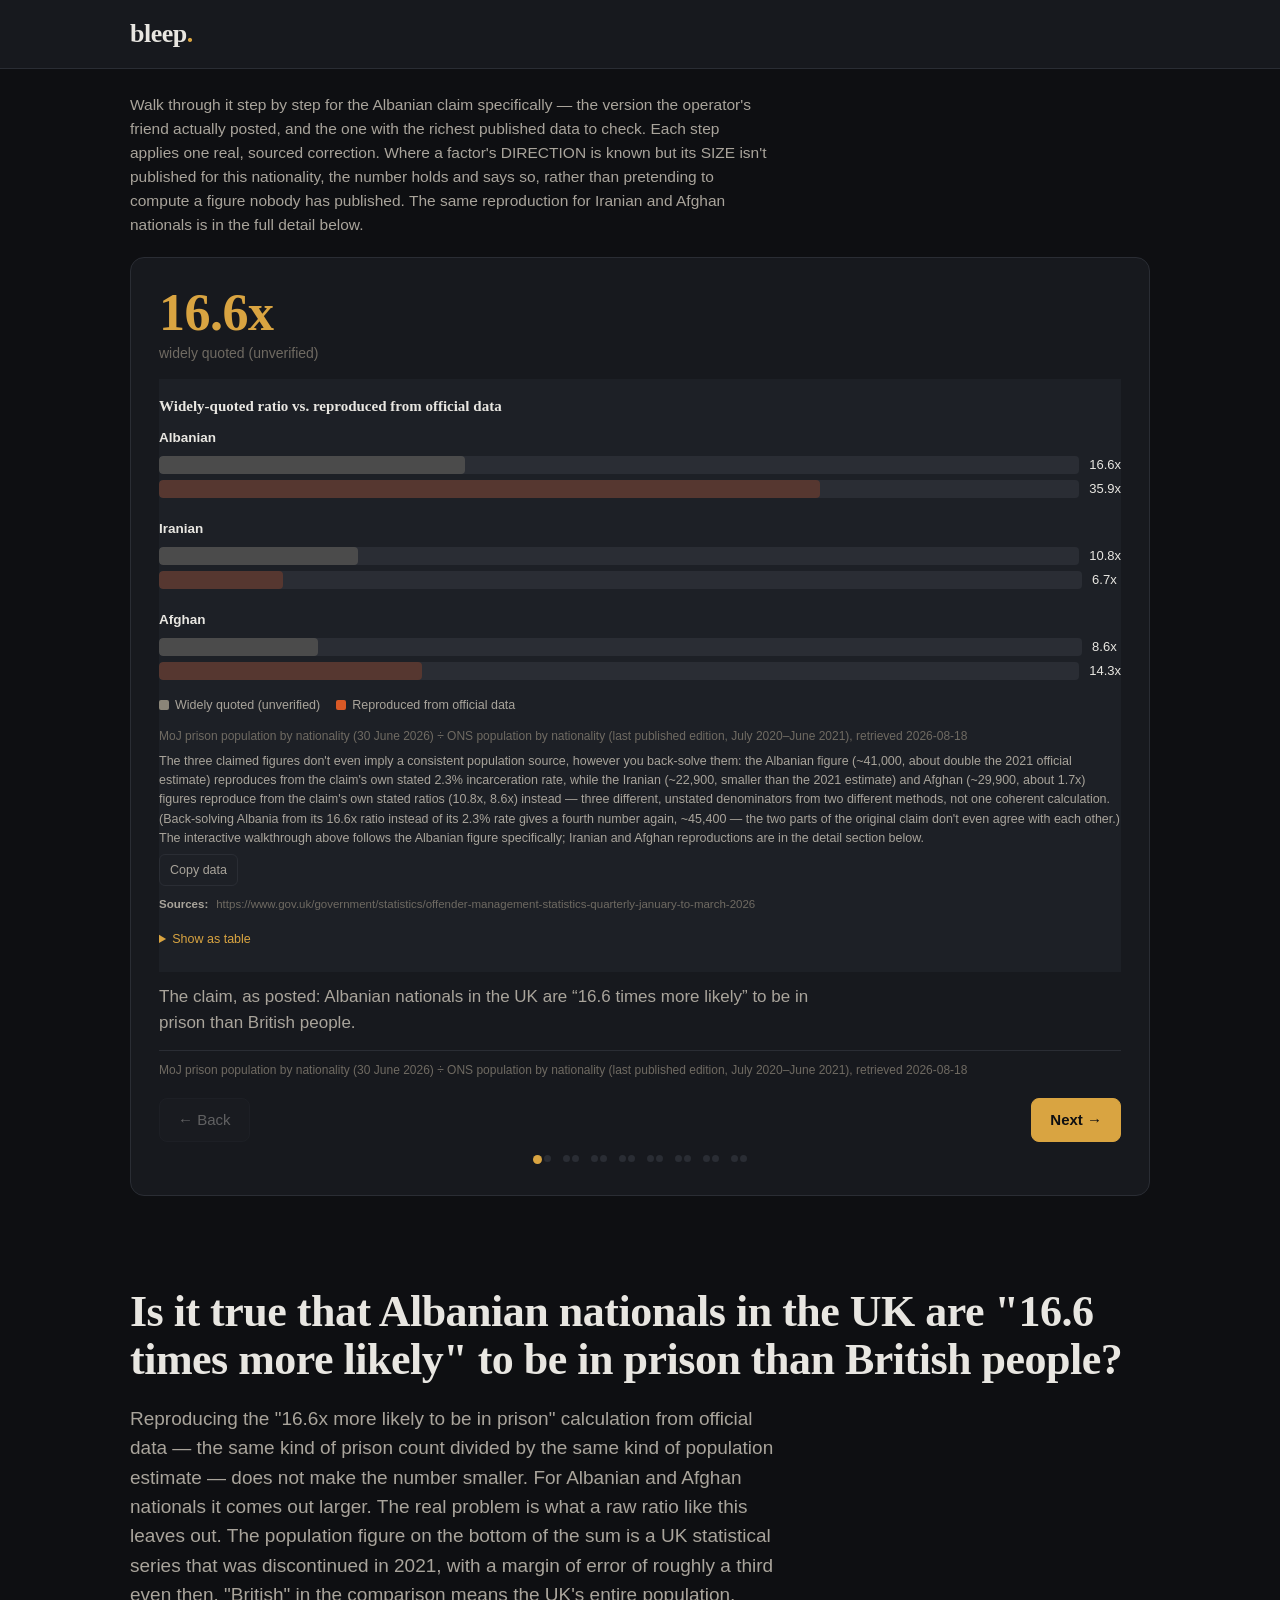
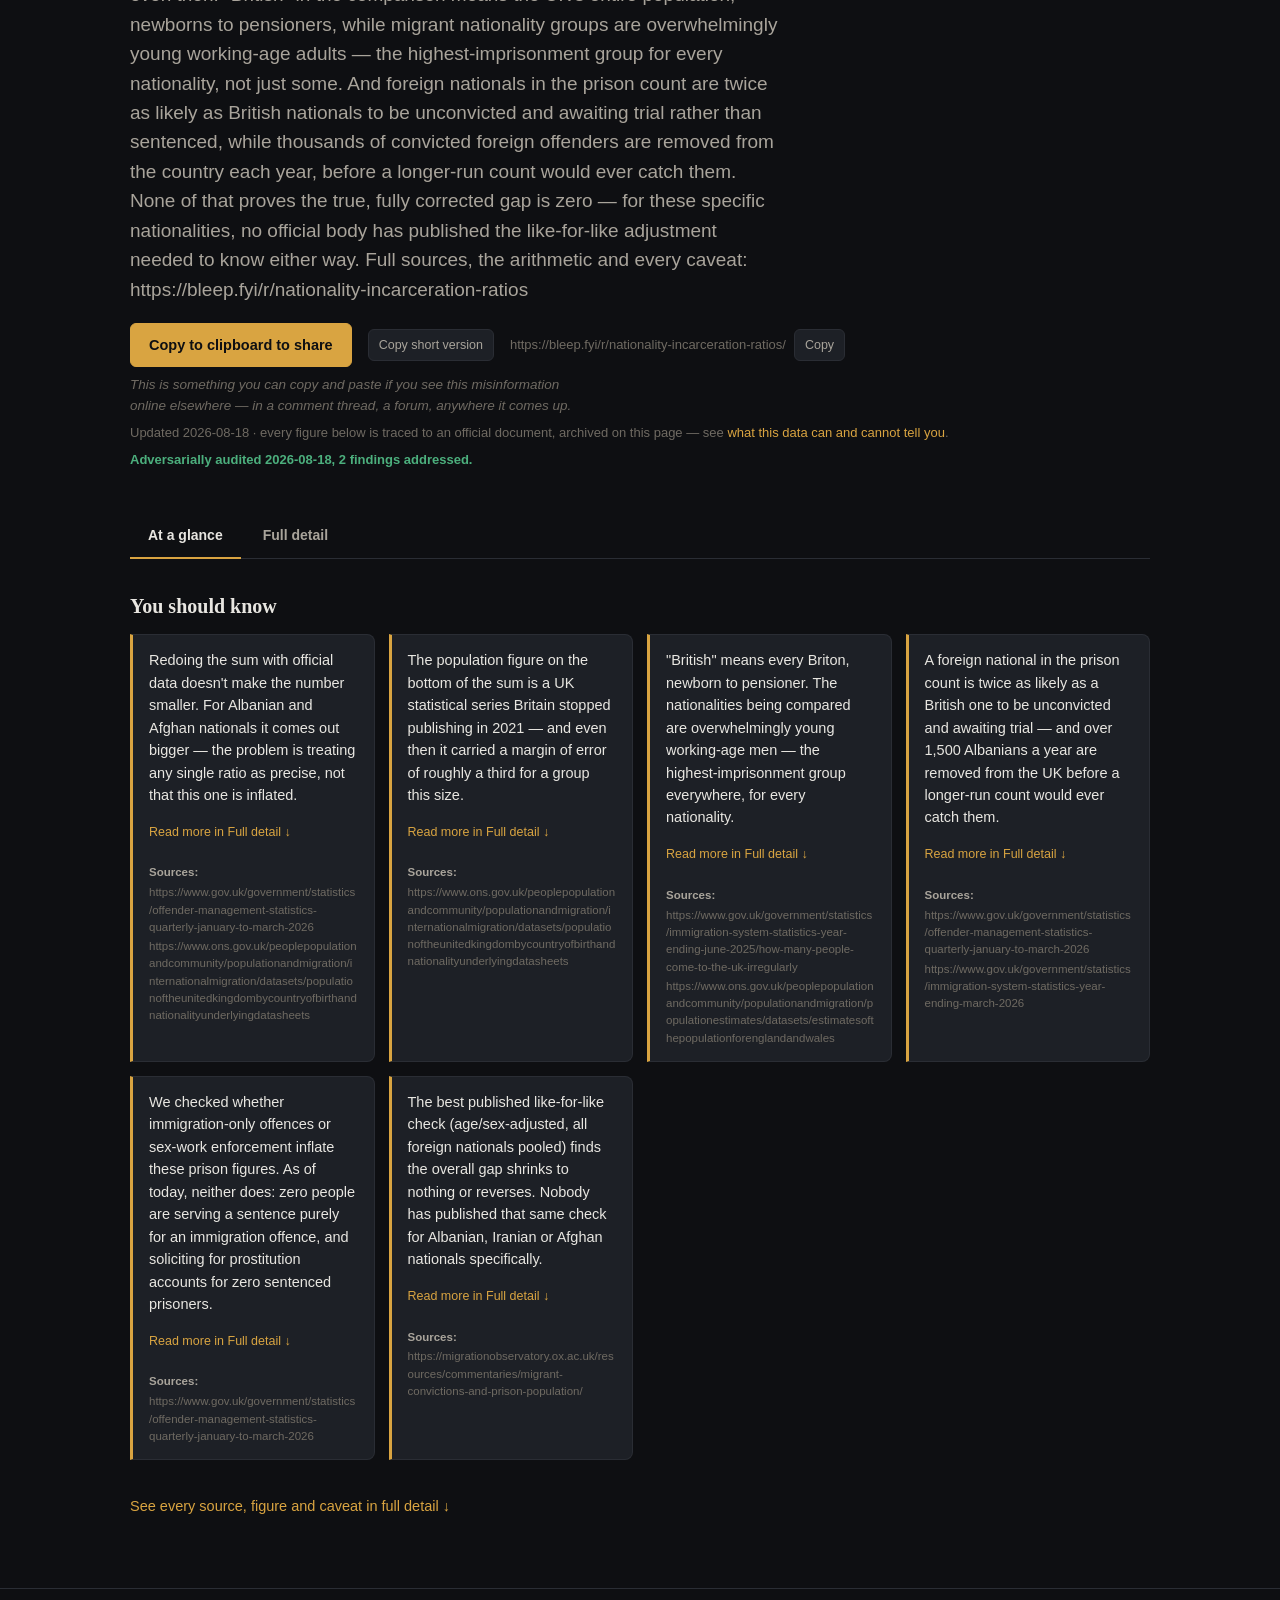
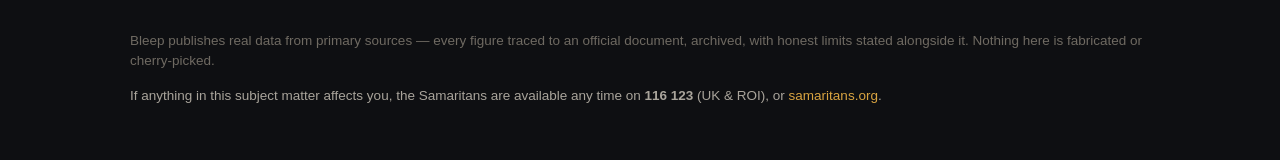
<file: r/nationality-incarceration-ratios/index.html>
<!doctype html>
<html lang="en-GB">
<head>
  <meta charset="utf-8">
  <meta name="viewport" content="width=device-width, initial-scale=1">
  <title>Bleep — Is it true that Albanian nationals in the UK are &#34;16.6 times more likely&#34; to be in prison than British people?</title>
  <meta name="description" content="Reproducing the &#34;16.6x more likely to be in prison&#34; claim from official data doesn&#39;t make the number smaller — for Albanian and Afghan nationals it comes out bigger. The population figure underneath it is a UK statistical series discontinued in 2021, compared against Britain&#39;s entire population rather than a like-for-like age/sex group, with a big chunk of the gap made up of unconvicted defendants and people later removed from the country. No official body has published the adjustment needed to know what genuinely remains once you correct for that. Full sources and arithmetic: https://bleep.fyi/r/nationality-incarceration-ratios">
  <link rel="stylesheet" href="/static/bleep.css">
  <link rel="icon" href="data:image/svg+xml,<svg xmlns='http://www.w3.org/2000/svg' viewBox='0 0 100 100'><text y='.9em' font-size='90'>◼</text></svg>">
</head>
<body>
  <header class="masthead">
    <div class="wrap masthead-inner">
      <a class="brand" href="/">bleep<span class="brand-dot">.</span></a>
    </div>
  </header>
  <main class="wrap">
    


<section class="stages-wrap">
  <p class="stepper-intro">Walk through it step by step for the Albanian claim specifically — the version the operator&#39;s friend actually posted, and the one with the richest published data to check. Each step applies one real, sourced correction. Where a factor&#39;s DIRECTION is known but its SIZE isn&#39;t published for this nationality, the number holds and says so, rather than pretending to compute a figure nobody has published. The same reproduction for Iranian and Afghan nationals is in the full detail below.</p>

  
  <div class="stepper" id="stepper" hidden>
    <div class="stepper-frame" data-beat="setup">
      <div class="stepper-headline" id="stepper-headline"></div>
      <div class="stepper-chart-slot" id="stepper-chart-slot"></div>
      <p class="stepper-caption" id="stepper-caption"></p>
    </div>
    <p class="stepper-source" id="stepper-source"></p>
    <div class="stepper-controls">
      <button type="button" class="stepper-btn stepper-back" id="stepper-back" aria-label="Back">← Back</button>
      <div class="stepper-dots" id="stepper-dots" aria-hidden="true"></div>
      <button type="button" class="stepper-btn stepper-next" id="stepper-next" aria-label="Next">Next →</button>
    </div>
  </div>

  
  <div class="stages-sequence" id="stages-static">
    
    <article class="stage-panel" id="stage-opening">
      <div class="stage-head">
        <span class="stage-num">1</span>
        <h2>Check the claim yourself</h2>
      </div>
      <p class="stage-caption">The claim, as posted: Albanian nationals in the UK are “16.6 times more likely” to be in prison than British people.</p>
      <p class="stage-caption stage-caption-apply">Reproduce the same kind of sum for Albanian nationals — MoJ prison count ÷ ONS population estimate — from official data instead of trusting the widely-quoted 16.6x, and the honest reproduction comes out HIGHER: 35.9x, not lower.</p>
      
      <p class="stage-headline-text">35.9x — reproduced from official data</p>
      
      
      <div class="stage-charts" data-beat="apply"><figure class="chart" id="chart-ratio-compare">
  <figcaption class="chart-title">Widely-quoted ratio vs. reproduced from official data</figcaption>
  <div class="chart-svg-wrap"><div class="rc-rows" role="img" aria-label="Widely-quoted ratio vs. reproduced from official data"><div class="rc-group"><p class="rc-group-label">Albanian</p><div class="rc-bar-row"><div class="rc-track"><div class="rc-fill rc-claimed" style="width:33.20%;background:#8a8578" title="Albanian — widely quoted: 16.6 x higher than British"></div></div><span class="rc-value rc-claimed-label">16.6x</span></div><div class="rc-bar-row"><div class="rc-track"><div class="rc-fill rc-reproduced" style="width:71.80%;background:#d95926" title="Albanian — reproduced from official data: 35.9 x higher than British"></div></div><span class="rc-value rc-reproduced-label">35.9x</span></div></div><div class="rc-group"><p class="rc-group-label">Iranian</p><div class="rc-bar-row"><div class="rc-track"><div class="rc-fill rc-claimed" style="width:21.60%;background:#8a8578" title="Iranian — widely quoted: 10.8 x higher than British"></div></div><span class="rc-value rc-claimed-label">10.8x</span></div><div class="rc-bar-row"><div class="rc-track"><div class="rc-fill rc-reproduced" style="width:13.40%;background:#d95926" title="Iranian — reproduced from official data: 6.7 x higher than British"></div></div><span class="rc-value rc-reproduced-label">6.7x</span></div></div><div class="rc-group"><p class="rc-group-label">Afghan</p><div class="rc-bar-row"><div class="rc-track"><div class="rc-fill rc-claimed" style="width:17.20%;background:#8a8578" title="Afghan — widely quoted: 8.6 x higher than British"></div></div><span class="rc-value rc-claimed-label">8.6x</span></div><div class="rc-bar-row"><div class="rc-track"><div class="rc-fill rc-reproduced" style="width:28.60%;background:#d95926" title="Afghan — reproduced from official data: 14.3 x higher than British"></div></div><span class="rc-value rc-reproduced-label">14.3x</span></div></div></div><div class="chart-legend"><span class="chart-legend-item"><i class="chart-swatch" style="background:#8a8578"></i>Widely quoted (unverified)</span><span class="chart-legend-item"><i class="chart-swatch" style="background:#d95926"></i>Reproduced from official data</span></div></div>
  <div class="chart-foot">
    <p class="chart-source">MoJ prison population by nationality (30 June 2026) ÷ ONS population by nationality (last published edition, July 2020–June 2021), retrieved 2026-08-18</p>
    <p class="chart-note">The three claimed figures don&#39;t even imply a consistent population source, however you back-solve them: the Albanian figure (~41,000, about double the 2021 official estimate) reproduces from the claim&#39;s own stated 2.3% incarceration rate, while the Iranian (~22,900, smaller than the 2021 estimate) and Afghan (~29,900, about 1.7x) figures reproduce from the claim&#39;s own stated ratios (10.8x, 8.6x) instead — three different, unstated denominators from two different methods, not one coherent calculation. (Back-solving Albania from its 16.6x ratio instead of its 2.3% rate gives a fourth number again, ~45,400 — the two parts of the original claim don&#39;t even agree with each other.) The interactive walkthrough above follows the Albanian figure specifically; Iranian and Afghan reproductions are in the detail section below.</p>
    <button type="button" class="copy-btn" data-copy="Widely-quoted ratio vs. reproduced from official data
Albanian: widely quoted 16.6x, reproduced from official data 35.9x
Iranian: widely quoted 10.8x, reproduced from official data 6.7x
Afghan: widely quoted 8.6x, reproduced from official data 14.3x

Source: MoJ prison population by nationality (30 June 2026) ÷ ONS population by nationality (last published edition, July 2020–June 2021), retrieved 2026-08-18">Copy data</button>
  </div>
  <div class="card-source-links"><span class="card-source-label">Sources:</span><a href="https://www.gov.uk/government/statistics/offender-management-statistics-quarterly-january-to-march-2026" rel="noopener">https://www.gov.uk/government/statistics/offender-management-statistics-quarterly-january-to-march-2026</a></div>
  <details class="chart-table"><summary>Show as table</summary><table><thead><tr><th>Nationality</th><th>Widely quoted</th><th>Reproduced from official data</th></tr></thead><tbody><tr><td>Albanian</td><td>16.6x</td><td>35.9x</td></tr><tr><td>Iranian</td><td>10.8x</td><td>6.7x</td></tr><tr><td>Afghan</td><td>8.6x</td><td>14.3x</td></tr></tbody></table></details>
</figure></div>
      
      
    </article>
    <div class="stage-arrow" aria-hidden="true">↓</div>
    
    <article class="stage-panel" id="stage-denominator">
      <div class="stage-head">
        <span class="stage-num">2</span>
        <h2>A population guess, not a count</h2>
      </div>
      <p class="stage-caption">That 35.9x reproduction for Albanian nationals rests on a population estimate on the bottom of the sum — here&#39;s what it actually is.</p>
      <p class="stage-caption stage-caption-apply">The population figure underneath the Albanian 35.9x reproduction is a discontinued 2021 survey estimate. Its own published margin of error turns that single clean-looking number into a wide range: 26.0x–57.9x.</p>
      
      <p class="stage-headline-text">26.0–57.9x</p>
      
      
      <div class="stage-charts" data-beat="apply"><figure class="chart" id="chart-population-range">
  <figcaption class="chart-title">ONS population estimate, with 95% confidence interval (July 2020–June 2021, last published edition)</figcaption>
  <div class="chart-svg-wrap"><div class="rb-rows" role="img" aria-label="ONS population estimate, with 95% confidence interval (July 2020–June 2021, last published edition)"><div class="rb-row"><span class="rb-label">Albanian</span><div class="rb-track"><div class="rb-whisker" style="left:26.00%;width:32.00%;background:#d95926" title="Albanian: 95% CI 13,000–29,000 people"></div><div class="rb-point" style="left:42.00%;background:#d95926" title="Albanian: estimate 21,000 people"></div></div><span class="rb-value rb-whisker-label">13,000–29,000</span></div></div></div>
  <div class="chart-foot">
    <p class="chart-source">ONS, Population of the UK by country of birth and nationality: individual country data, July 2020–June 2021 (discontinued after this edition), Table C, retrieved 2026-08-18</p>
    <p class="chart-note">For comparison, the British population estimate in the same table is 60,287,000 ± 428,000 — a margin of error of 0.7% of the estimate, versus 38% for Albanian nationals. A bigger sample makes a much narrower estimate; this is a genuine statistical guess, not a count.</p>
    <button type="button" class="copy-btn" data-copy="ONS population estimate, with 95% confidence interval (July 2020–June 2021, last published edition)
Albanian: 21,000 (95% CI 13,000-29,000)

Source: ONS, Population of the UK by country of birth and nationality: individual country data, July 2020–June 2021 (discontinued after this edition), Table C, retrieved 2026-08-18">Copy data</button>
  </div>
  <div class="card-source-links"><span class="card-source-label">Sources:</span><a href="https://www.ons.gov.uk/peoplepopulationandcommunity/populationandmigration/internationalmigration/datasets/populationoftheunitedkingdombycountryofbirthandnationalityunderlyingdatasheets" rel="noopener">https://www.ons.gov.uk/peoplepopulationandcommunity/populationandmigration/internationalmigration/datasets/populationoftheunitedkingdombycountryofbirthandnationalityunderlyingdatasheets</a></div>
  <details class="chart-table"><summary>Show as table</summary><table><thead><tr><th>Nationality</th><th>Estimate</th><th>95% CI low</th><th>95% CI high</th></tr></thead><tbody><tr><td>Albanian</td><td>21,000</td><td>13,000</td><td>29,000</td></tr></tbody></table></details>
</figure></div>
      
      
    </article>
    <div class="stage-arrow" aria-hidden="true">↓</div>
    
    <article class="stage-panel" id="stage-age_sex">
      <div class="stage-head">
        <span class="stage-num">3</span>
        <h2>Babies and grannies vs. working-age men</h2>
      </div>
      <p class="stage-caption">Line up Britain&#39;s whole population against the small-boat migration route&#39;s age profile — the best available proxy for age structure — age band by age band, on the same 0–100 axis.</p>
      <p class="stage-caption stage-caption-apply">“British” spans newborn to pensioner, while the small-boat migration route most associated with these claims is overwhelmingly young working-age men — grey out the age ranges that aren&#39;t like-for-like. The true Albanian-nationals gap should fall below the 26.0x–57.9x range shown so far. By how much, nobody has published for this nationality specifically.</p>
      
      <p class="stage-headline-text">26.0–57.9x (still falling, size not published) — direction known — size not quantifiable from published data for Albanian nationals</p>
      
      
      <div class="stage-charts" data-beat="apply"><figure class="chart" id="chart-age-compare">
  <figcaption class="chart-title">Age structure: British population vs. the small-boat migration route (proxy)</figcaption>
  <div class="chart-svg-wrap"><div class="ac-rows"><div class="ac-row"><p class="ac-row-label">British population (England &amp; Wales, mid-2025)</p><div class="ac-track" role="img" aria-label="British population (England &amp; Wales, mid-2025)"><div class="ac-seg" data-comparable="false" style="width:17.88%;background:#8a8578;border-right:2px solid var(--panel-2);" title="Under 16: 17.9 % (not like-for-like)"></div><div class="ac-seg" data-comparable="true" style="width:62.84%;background:#d95926;border-right:2px solid var(--panel-2);" title="16–64 (working age): 62.9 % (comparable)"></div><div class="ac-seg" data-comparable="false" style="width:19.28%;background:#8a8578;" title="65+: 19.3 % (not like-for-like)"></div></div><div class="chart-legend"><span class="chart-legend-item"><i class="chart-swatch" style="background:#8a8578"></i>Under 16 <b>17.9 %</b> (not like-for-like)</span><span class="chart-legend-item"><i class="chart-swatch" style="background:#d95926"></i>16–64 (working age) <b>62.9 %</b> (comparable)</span><span class="chart-legend-item"><i class="chart-swatch" style="background:#8a8578"></i>65+ <b>19.3 %</b> (not like-for-like)</span></div></div><div class="ac-row"><p class="ac-row-label">Small boat arrivals (proxy for the migration route, not a nationality-specific figure)</p><div class="ac-track" role="img" aria-label="Small boat arrivals (proxy for the migration route, not a nationality-specific figure)"><div class="ac-seg" data-comparable="false" style="width:13.00%;background:#8a8578;border-right:2px solid var(--panel-2);" title="Children (under 18): 13 % (not like-for-like)"></div><div class="ac-seg" data-comparable="true" style="width:87.00%;background:#d95926;" title="Adults (18+, overwhelmingly working-age): 87 % (comparable)"></div></div><div class="chart-legend"><span class="chart-legend-item"><i class="chart-swatch" style="background:#8a8578"></i>Children (under 18) <b>13 %</b> (not like-for-like)</span><span class="chart-legend-item"><i class="chart-swatch" style="background:#d95926"></i>Adults (18+, overwhelmingly working-age) <b>87 %</b> (comparable)</span></div></div></div></div>
  <div class="chart-foot">
    <p class="chart-source">British: ONS mid-2025 population estimates for England and Wales. Migrant proxy: Home Office, small boat arrivals by age, year ending March 2026. Retrieved 2026-08-18</p>
    <p class="chart-note">The UK does not publish Albanian nationals&#39; age structure specifically — MoJ&#39;s own prisoner tables don&#39;t even cross-tabulate age against nationality (see the limits below). This uses the age/sex profile of the migration route most associated with two of the three nationalities on this page as the best-evidenced available context for the mechanism, not as a substitute for a missing Albania-specific statistic.</p>
    <button type="button" class="copy-btn" data-copy="Age structure: British population vs. the small-boat migration route (proxy)
British population (England &amp; Wales, mid-2025) — Under 16: 17.9%, 16–64 (working age): 62.9%, 65+: 19.3%
Small boat arrivals (proxy for the migration route, not a nationality-specific figure) — Children (under 18): 13%, Adults (18+, overwhelmingly working-age): 87%

Source: British: ONS mid-2025 population estimates for England and Wales. Migrant proxy: Home Office, small boat arrivals by age, year ending March 2026. Retrieved 2026-08-18">Copy data</button>
  </div>
  <div class="card-source-links"><span class="card-source-label">Sources:</span><a href="https://www.gov.uk/government/statistics/immigration-system-statistics-year-ending-june-2025/how-many-people-come-to-the-uk-irregularly" rel="noopener">https://www.gov.uk/government/statistics/immigration-system-statistics-year-ending-june-2025/how-many-people-come-to-the-uk-irregularly</a></div>
  <details class="chart-table"><summary>Show as table</summary><table><tbody><tr><th>British population (England &amp; Wales, mid-2025)</th><td>Under 16: 17.9% (not like-for-like)</td><td>16–64 (working age): 62.9%</td><td>65+: 19.3% (not like-for-like)</td></tr><tr><th>Small boat arrivals (proxy for the migration route, not a nationality-specific figure)</th><td>Children (under 18): 13% (not like-for-like)</td><td>Adults (18+, overwhelmingly working-age): 87%</td></tr></tbody></table></details>
</figure></div>
      
      
    </article>
    <div class="stage-arrow" aria-hidden="true">↓</div>
    
    <article class="stage-panel" id="stage-remand">
      <div class="stage-head">
        <span class="stage-num">4</span>
        <h2>Convicted, or just accused?</h2>
      </div>
      <p class="stage-caption">Split the British and foreign-national prison snapshots by whether someone has actually been convicted of anything yet, or is still awaiting trial.</p>
      <p class="stage-caption stage-caption-apply">Foreign nationals overall are on remand — unconvicted, awaiting trial — at more than twice the British rate (32.4% vs 15.8%). Lift that slice out and the Albanian-nationals gap should fall further, but Albania-specific remand figures aren&#39;t published, so the size can&#39;t be computed here.</p>
      
      <p class="stage-headline-text">26.0–57.9x (still falling, size not published) — direction known — not computable from published data for Albanian nationals specifically</p>
      
      
      <div class="stage-charts" data-beat="apply"><figure class="chart" id="chart-custody-mix-british">
  <figcaption class="chart-title">British nationals in prison, by custody type (30 June 2026)</figcaption>
  <div class="chart-svg-wrap"><div class="cs-track" role="img" aria-label="British nationals in prison, by custody type (30 June 2026)"><div class="cs-seg cs-seg-sentenced" style="width:84.17%;background:#3987e5;border-right:2px solid var(--panel-2);" title="Sentenced: 84.2 %"></div><div class="cs-seg cs-seg-remand" style="width:15.77%;background:#d95926;border-right:2px solid var(--panel-2);" title="Remand (unconvicted, awaiting trial or sentencing): 15.8 %"></div><div class="cs-seg cs-seg-non_criminal" style="width:0.06%;background:#8a8578;" title="Non-criminal (e.g. immigration detention within the prison estate): 0.1 %"></div></div><div class="chart-legend"><span class="chart-legend-item"><i class="chart-swatch" style="background:#3987e5"></i>Sentenced <b>84.2 %</b></span><span class="chart-legend-item"><i class="chart-swatch" style="background:#d95926"></i>Remand (unconvicted, awaiting trial or sentencing) <b>15.8 %</b></span><span class="chart-legend-item"><i class="chart-swatch" style="background:#8a8578"></i>Non-criminal (e.g. immigration detention within the prison estate) <b>0.1 %</b></span></div></div>
  <div class="chart-foot">
    <p class="chart-source">Ministry of Justice, Offender management statistics quarterly, Table 1.Q.9, as at 30 June 2026, retrieved 2026-08-18</p>
    <p class="chart-note">75,494 British nationals in prison as at 30 June 2026.</p>
    <button type="button" class="copy-btn" data-copy="British nationals in prison, by custody type (30 June 2026)
Sentenced: 84.2 %
Remand (unconvicted, awaiting trial or sentencing): 15.8 %
Non-criminal (e.g. immigration detention within the prison estate): 0.1 %

Source: Ministry of Justice, Offender management statistics quarterly, Table 1.Q.9, as at 30 June 2026, retrieved 2026-08-18">Copy data</button>
  </div>
  <div class="card-source-links"><span class="card-source-label">Sources:</span><a href="https://www.gov.uk/government/statistics/offender-management-statistics-quarterly-january-to-march-2026" rel="noopener">https://www.gov.uk/government/statistics/offender-management-statistics-quarterly-january-to-march-2026</a></div>
  <details class="chart-table"><summary>Show as table</summary><table><thead><tr><th>Group</th><th>%</th></tr></thead><tbody><tr><td>Sentenced</td><td>84.2 %</td></tr><tr><td>Remand (unconvicted, awaiting trial or sentencing)</td><td>15.8 %</td></tr><tr><td>Non-criminal (e.g. immigration detention within the prison estate)</td><td>0.1 %</td></tr></tbody></table></details>
</figure>
<figure class="chart" id="chart-custody-mix-foreign">
  <figcaption class="chart-title">Foreign nationals in prison, by custody type (30 June 2026)</figcaption>
  <div class="chart-svg-wrap"><div class="cs-track" role="img" aria-label="Foreign nationals in prison, by custody type (30 June 2026)"><div class="cs-seg cs-seg-sentenced" style="width:63.46%;background:#3987e5;border-right:2px solid var(--panel-2);" title="Sentenced: 63.5 %"></div><div class="cs-seg cs-seg-remand" style="width:32.40%;background:#d95926;border-right:2px solid var(--panel-2);" title="Remand (unconvicted, awaiting trial or sentencing): 32.4 %"></div><div class="cs-seg cs-seg-non_criminal" style="width:4.14%;background:#8a8578;" title="Non-criminal (e.g. immigration detention within the prison estate): 4.1 %"></div></div><div class="chart-legend"><span class="chart-legend-item"><i class="chart-swatch" style="background:#3987e5"></i>Sentenced <b>63.5 %</b></span><span class="chart-legend-item"><i class="chart-swatch" style="background:#d95926"></i>Remand (unconvicted, awaiting trial or sentencing) <b>32.4 %</b></span><span class="chart-legend-item"><i class="chart-swatch" style="background:#8a8578"></i>Non-criminal (e.g. immigration detention within the prison estate) <b>4.1 %</b></span></div></div>
  <div class="chart-foot">
    <p class="chart-source">Ministry of Justice, Offender management statistics quarterly, Table 1.Q.9, as at 30 June 2026, retrieved 2026-08-18</p>
    <p class="chart-note">10,134 foreign nationals in prison as at 30 June 2026 — a remand rate over twice British nationals&#39; 15.8%. This breakdown exists only at the British/foreign GROUP level; MoJ does not publish it for individual nationalities.</p>
    <button type="button" class="copy-btn" data-copy="Foreign nationals in prison, by custody type (30 June 2026)
Sentenced: 63.5 %
Remand (unconvicted, awaiting trial or sentencing): 32.4 %
Non-criminal (e.g. immigration detention within the prison estate): 4.1 %

Source: Ministry of Justice, Offender management statistics quarterly, Table 1.Q.9, as at 30 June 2026, retrieved 2026-08-18">Copy data</button>
  </div>
  <div class="card-source-links"><span class="card-source-label">Sources:</span><a href="https://www.gov.uk/government/statistics/offender-management-statistics-quarterly-january-to-march-2026" rel="noopener">https://www.gov.uk/government/statistics/offender-management-statistics-quarterly-january-to-march-2026</a></div>
  <details class="chart-table"><summary>Show as table</summary><table><thead><tr><th>Group</th><th>%</th></tr></thead><tbody><tr><td>Sentenced</td><td>63.5 %</td></tr><tr><td>Remand (unconvicted, awaiting trial or sentencing)</td><td>32.4 %</td></tr><tr><td>Non-criminal (e.g. immigration detention within the prison estate)</td><td>4.1 %</td></tr></tbody></table></details>
</figure></div>
      
      
    </article>
    <div class="stage-arrow" aria-hidden="true">↓</div>
    
    <article class="stage-panel" id="stage-immigration_offences">
      <div class="stage-head">
        <span class="stage-num">5</span>
        <h2>Crimes only a foreign national can commit</h2>
      </div>
      <p class="stage-caption">Check whether offences that, by definition, only a non-citizen can commit — illegal entry, overstaying — are inflating the foreign-national prisoner count this ratio is built from.</p>
      <p class="stage-caption stage-caption-apply">Immigration-only offences are NOT inflating the count: zero people are serving a sentence purely for an immigration offence in England and Wales, as of this snapshot. This factor has been checked and does not move the Albanian-nationals ratio at all.</p>
      
      <p class="stage-headline-text">26.0–57.9x (unmoved — checked and confirmed) — checked against MoJ&#39;s own offence codes — contributes 0, doesn&#39;t move this number</p>
      
      
      
    </article>
    <div class="stage-arrow" aria-hidden="true">↓</div>
    
    <article class="stage-panel" id="stage-deportation">
      <div class="stage-head">
        <span class="stage-num">6</span>
        <h2>Removed before they&#39;d ever be recounted</h2>
      </div>
      <p class="stage-caption">Some convicted Albanian offenders don&#39;t stay in the country to be recounted at the next prison snapshot — they&#39;re removed first.</p>
      <p class="stage-caption stage-caption-apply">Over 1,500 Albanians a year are removed from the UK — more than the entire Albanian prison headcount at any single snapshot. That pushes the ratio&#39;s true picture the OTHER way: this snapshot undercounts how many Albanian offenders pass through the system. Size not precisely knowable.</p>
      
      <p class="stage-headline-text">26.0–57.9x (still rising, size not published) — pushes the raw number the OTHER way — size not precisely knowable</p>
      
      
      <div class="stage-charts" data-beat="apply"><figure class="chart" id="chart-deport-vs-snapshot">
  <figcaption class="chart-title">Albanian nationals: prison snapshot vs. annual removals</figcaption>
  <div class="chart-svg-wrap"><div class="ranked-rows" role="img" aria-label="Albanian nationals: prison snapshot vs. annual removals"><div class="ranked-row"><span class="ranked-label">In prison at any one snapshot (30 June 2026)</span><div class="ranked-track"><div class="ranked-fill" style="width:47.15%;background:#d95926"></div></div><span class="ranked-value">943</span></div><div class="ranked-row"><span class="ranked-label">Removed from the UK in one year (year ending March 2026)</span><div class="ranked-track"><div class="ranked-fill" style="width:77.85%;background:#d95926"></div></div><span class="ranked-value">1,557</span></div></div></div>
  <div class="chart-foot">
    <p class="chart-source">MoJ prison population (Table 1.Q.12, 30 June 2026) vs. Home Office FNO returns (Ret_02b, year ending March 2026), retrieved 2026-08-18</p>
    <p class="chart-note">More Albanians are removed from the UK in a single year than are ever in prison at one time — removal is a continuous flow, not a one-off event.</p>
    <button type="button" class="copy-btn" data-copy="Albanian nationals: prison snapshot vs. annual removals
In prison at any one snapshot (30 June 2026): 943 people
Removed from the UK in one year (year ending March 2026): 1,557 people

Source: MoJ prison population (Table 1.Q.12, 30 June 2026) vs. Home Office FNO returns (Ret_02b, year ending March 2026), retrieved 2026-08-18">Copy data</button>
  </div>
  <div class="card-source-links"><span class="card-source-label">Sources:</span><a href="https://www.gov.uk/government/statistics/immigration-system-statistics-year-ending-march-2026" rel="noopener">https://www.gov.uk/government/statistics/immigration-system-statistics-year-ending-march-2026</a></div>
  <details class="chart-table"><summary>Show as table</summary><table><thead><tr><th>Nationality</th><th>people</th></tr></thead><tbody><tr><td>In prison at any one snapshot (30 June 2026)</td><td>943 people</td></tr><tr><td>Removed from the UK in one year (year ending March 2026)</td><td>1,557 people</td></tr></tbody></table></details>
</figure></div>
      
      
    </article>
    <div class="stage-arrow" aria-hidden="true">↓</div>
    
    <article class="stage-panel" id="stage-enforcement">
      <div class="stage-head">
        <span class="stage-num">7</span>
        <h2>Who gets watched more closely</h2>
      </div>
      <p class="stage-caption">Check whether migrants face immigration-status enforcement exposure that simply doesn&#39;t exist for British nationals.</p>
      <p class="stage-caption stage-caption-apply">Migrants do face enforcement exposure British nationals cannot, by legal definition — rough sleeping alone can void a non-citizen&#39;s immigration permission, and over half of London&#39;s rough sleepers with a known nationality are non-UK. But this doesn&#39;t move the Albanian-nationals ratio: nobody has published how much of it this mechanism explains.</p>
      
      <p class="stage-headline-text">26.0–57.9x (unmoved, size not published) — real, nationality-specific mechanism — size unquantifiable from published data; the number does not move</p>
      
      
      <div class="stage-charts" data-beat="apply"><figure class="chart" id="chart-chain-nationality-share-stage">
  <figcaption class="chart-title">People seen rough sleeping in London, by nationality (2025/26)</figcaption>
  <div class="chart-svg-wrap"><div class="hbar-track" role="img" aria-label="People seen rough sleeping in London, by nationality (2025/26)"><div class="hbar-seg" style="width:49.10%;background:#3987e5;border-right:2px solid var(--panel-2);" title="UK national: 49.1 %"></div><div class="hbar-seg" style="width:50.90%;background:#d95926;" title="Non-UK national: 50.9 %"></div></div><div class="chart-legend"><span class="chart-legend-item"><i class="chart-swatch" style="background:#3987e5"></i>UK national <b>49.1 %</b></span><span class="chart-legend-item"><i class="chart-swatch" style="background:#d95926"></i>Non-UK national <b>50.9 %</b></span></div></div>
  <div class="chart-foot">
    <p class="chart-source">GLA/CHAIN, Annual Report Greater London 2025/26, page 34, retrieved 2026-08-18</p>
    <p class="chart-note">Base: 11,142 people with a known nationality. Rough sleeping is grounds for refusing or cancelling a non-British national&#39;s immigration permission since 1 December 2020 — an exposure that cannot exist for a British national, by legal definition.</p>
    <button type="button" class="copy-btn" data-copy="People seen rough sleeping in London, by nationality (2025/26)
UK national: 49.1 %
Non-UK national: 50.9 %

Source: GLA/CHAIN, Annual Report Greater London 2025/26, page 34, retrieved 2026-08-18">Copy data</button>
  </div>
  <div class="card-source-links"><span class="card-source-label">Sources:</span><a href="https://data.london.gov.uk/dataset/chain-reports" rel="noopener">https://data.london.gov.uk/dataset/chain-reports</a></div>
  <details class="chart-table"><summary>Show as table</summary><table><thead><tr><th>Group</th><th>%</th></tr></thead><tbody><tr><td>UK national</td><td>49.1 %</td></tr><tr><td>Non-UK national</td><td>50.9 %</td></tr></tbody></table></details>
</figure></div>
      
      
    </article>
    <div class="stage-arrow" aria-hidden="true">↓</div>
    
    <article class="stage-panel" id="stage-remains">
      <div class="stage-head">
        <span class="stage-num">8</span>
        <h2>What actually remains</h2>
      </div>
      <p class="stage-caption">Put it together for Albanian nationals: after every real, checked correction, where does the honest incarceration ratio actually land?</p>
      <p class="stage-caption stage-caption-apply">Right where it started — 26.0x to 57.9x for Albanian nationals — because none of the further factors were precisely quantifiable for this nationality. What changed is what you now know that number does and doesn&#39;t mean.</p>
      
      <p class="stage-headline-text">26.0–57.9x — the honest, still-uncertain answer</p>
      
      
      
      <p class="stage-body">Reproducing the raw calculation from official data does not make the headline number smaller — if anything, the best available (though five-year-stale) population denominator gives a HIGHER ratio than the widely quoted one for Albanian and Afghan nationals. What the raw number can&#39;t do is stand as a precise, settled fact: it swings by a factor of two depending on which equally “official” population estimate you plug in, it compares an entire national population against a heavily age/sex-skewed migrant population, and a meaningful share of the foreign-national prison count is unconvicted defendants and people who will be removed from the country long before any long-run reoffending count could capture them. The Migration Observatory&#39;s analysis of ALL non-citizens together — the only published like-for-like adjustment that exists — finds that once age and sex are controlled for, non-citizens are actually under-represented in the prison population overall, though this varies by offence type. Whether Albanian, Iranian or Afghan nationals specifically would show the same pattern, a smaller elevation, or something else again is a genuine, currently unanswerable question: no UK statistical body publishes an age/sex-adjusted incarceration rate for individual nationalities. That gap in the public record — not a hidden “true” number we&#39;re not telling you — is the honest bottom line. One more honesty note: the ORDER these corrections were applied in is one reasonable choice, not the only one — applying them in a different sequence changes the intermediate numbers shown at each step, though not the final honest range, since every step that couldn&#39;t be precisely quantified left the range unchanged regardless of where it sat in the sequence.</p>
      
    </article>
    
    
  </div>

  <script type="application/json" id="stages-data">[{"apply_caption": "Reproduce the same kind of sum for Albanian nationals \u2014 MoJ prison count \u00f7 ONS population estimate \u2014 from official data instead of trusting the widely-quoted 16.6x, and the honest reproduction comes out HIGHER: 35.9x, not lower.", "charts": [{"id": "ratio-compare", "kind": "ratio_compare", "note": "The three claimed figures don\u0027t even imply a consistent population source, however you back-solve them: the Albanian figure (~41,000, about double the 2021 official estimate) reproduces from the claim\u0027s own stated 2.3% incarceration rate, while the Iranian (~22,900, smaller than the 2021 estimate) and Afghan (~29,900, about 1.7x) figures reproduce from the claim\u0027s own stated ratios (10.8x, 8.6x) instead \u2014 three different, unstated denominators from two different methods, not one coherent calculation. (Back-solving Albania from its 16.6x ratio instead of its 2.3% rate gives a fourth number again, ~45,400 \u2014 the two parts of the original claim don\u0027t even agree with each other.) The interactive walkthrough above follows the Albanian figure specifically; Iranian and Afghan reproductions are in the detail section below.", "series": [{"claimed": 16.6, "label": "Albanian", "reproduced": 35.9}, {"claimed": 10.8, "label": "Iranian", "reproduced": 6.7}, {"claimed": 8.6, "label": "Afghan", "reproduced": 14.3}], "source_id": "s1", "source_line": "MoJ prison population by nationality (30 June 2026) \u00f7 ONS population by nationality (last published edition, July 2020\u2013June 2021), retrieved 2026-08-18", "title": "Widely-quoted ratio vs. reproduced from official data", "unit": "x higher than British"}], "headline": {"post": {"label": "reproduced from official data", "type": "value", "unit": "x", "value": 35.9}, "pre": {"label": "widely quoted (unverified)", "type": "value", "unit": "x", "value": 16.6}}, "id": "opening", "setup_caption": "The claim, as posted: Albanian nationals in the UK are \u201c16.6 times more likely\u201d to be in prison than British people.", "step": 1, "title": "Check the claim yourself"}, {"apply_caption": "The population figure underneath the Albanian 35.9x reproduction is a discontinued 2021 survey estimate. Its own published margin of error turns that single clean-looking number into a wide range: 26.0x\u201357.9x.", "charts": [{"id": "population-range", "kind": "range_bar", "note": "For comparison, the British population estimate in the same table is 60,287,000 \u00b1 428,000 \u2014 a margin of error of 0.7% of the estimate, versus 38% for Albanian nationals. A bigger sample makes a much narrower estimate; this is a genuine statistical guess, not a count.", "series": [{"estimate": 21000, "high": 29000, "label": "Albanian", "low": 13000}], "source_id": "s2", "source_line": "ONS, Population of the UK by country of birth and nationality: individual country data, July 2020\u2013June 2021 (discontinued after this edition), Table C, retrieved 2026-08-18", "title": "ONS population estimate, with 95% confidence interval (July 2020\u2013June 2021, last published edition)", "unit": "people"}], "headline": {"post": {"high": 57.9, "low": 26.0, "point": 35.9, "type": "band", "unit": "x"}, "pre": {"label": "point estimate", "type": "value", "unit": "x", "value": 35.9}}, "id": "denominator", "setup_caption": "That 35.9x reproduction for Albanian nationals rests on a population estimate on the bottom of the sum \u2014 here\u0027s what it actually is.", "step": 2, "title": "A population guess, not a count"}, {"apply_caption": "\u201cBritish\u201d spans newborn to pensioner, while the small-boat migration route most associated with these claims is overwhelmingly young working-age men \u2014 grey out the age ranges that aren\u0027t like-for-like. The true Albanian-nationals gap should fall below the 26.0x\u201357.9x range shown so far. By how much, nobody has published for this nationality specifically.", "charts": [{"id": "age-compare", "kind": "age_compare", "note": "The UK does not publish Albanian nationals\u0027 age structure specifically \u2014 MoJ\u0027s own prisoner tables don\u0027t even cross-tabulate age against nationality (see the limits below). This uses the age/sex profile of the migration route most associated with two of the three nationalities on this page as the best-evidenced available context for the mechanism, not as a substitute for a missing Albania-specific statistic.", "rows": [{"label": "British population (England \u0026 Wales, mid-2025)", "segments": [{"comparable": false, "key": "under16", "label": "Under 16", "value": 17.9}, {"comparable": true, "key": "working", "label": "16\u201364 (working age)", "value": 62.9}, {"comparable": false, "key": "over65", "label": "65+", "value": 19.3}]}, {"label": "Small boat arrivals (proxy for the migration route, not a nationality-specific figure)", "segments": [{"comparable": false, "key": "children", "label": "Children (under 18)", "value": 13}, {"comparable": true, "key": "adults", "label": "Adults (18+, overwhelmingly working-age)", "value": 87}]}], "source_id": "s5", "source_line": "British: ONS mid-2025 population estimates for England and Wales. Migrant proxy: Home Office, small boat arrivals by age, year ending March 2026. Retrieved 2026-08-18", "title": "Age structure: British population vs. the small-boat migration route (proxy)", "unit": "%"}], "headline": {"post": {"band": {"high": 57.9, "low": 26.0}, "direction": "down", "note": "direction known \u2014 size not quantifiable from published data for Albanian nationals", "type": "held", "unit": "x"}, "pre": {"high": 57.9, "low": 26.0, "type": "band", "unit": "x"}}, "id": "age_sex", "setup_caption": "Line up Britain\u0027s whole population against the small-boat migration route\u0027s age profile \u2014 the best available proxy for age structure \u2014 age band by age band, on the same 0\u2013100 axis.", "step": 3, "title": "Babies and grannies vs. working-age men"}, {"apply_caption": "Foreign nationals overall are on remand \u2014 unconvicted, awaiting trial \u2014 at more than twice the British rate (32.4% vs 15.8%). Lift that slice out and the Albanian-nationals gap should fall further, but Albania-specific remand figures aren\u0027t published, so the size can\u0027t be computed here.", "charts": [{"id": "custody-mix-british", "kind": "custody_share", "note": "75,494 British nationals in prison as at 30 June 2026.", "series": [{"key": "sentenced", "label": "Sentenced", "value": 84.16}, {"key": "remand", "label": "Remand (unconvicted, awaiting trial or sentencing)", "value": 15.77}, {"key": "non_criminal", "label": "Non-criminal (e.g. immigration detention within the prison estate)", "value": 0.06}], "source_id": "s1", "source_line": "Ministry of Justice, Offender management statistics quarterly, Table 1.Q.9, as at 30 June 2026, retrieved 2026-08-18", "title": "British nationals in prison, by custody type (30 June 2026)", "unit": "%"}, {"id": "custody-mix-foreign", "kind": "custody_share", "note": "10,134 foreign nationals in prison as at 30 June 2026 \u2014 a remand rate over twice British nationals\u0027 15.8%. This breakdown exists only at the British/foreign GROUP level; MoJ does not publish it for individual nationalities.", "series": [{"key": "sentenced", "label": "Sentenced", "value": 63.46}, {"key": "remand", "label": "Remand (unconvicted, awaiting trial or sentencing)", "value": 32.4}, {"key": "non_criminal", "label": "Non-criminal (e.g. immigration detention within the prison estate)", "value": 4.14}], "source_id": "s1", "source_line": "Ministry of Justice, Offender management statistics quarterly, Table 1.Q.9, as at 30 June 2026, retrieved 2026-08-18", "title": "Foreign nationals in prison, by custody type (30 June 2026)", "unit": "%"}], "headline": {"post": {"band": {"high": 57.9, "low": 26.0}, "direction": "down", "note": "direction known \u2014 not computable from published data for Albanian nationals specifically", "type": "held", "unit": "x"}, "pre": {"band": {"high": 57.9, "low": 26.0}, "type": "held", "unit": "x"}}, "id": "remand", "setup_caption": "Split the British and foreign-national prison snapshots by whether someone has actually been convicted of anything yet, or is still awaiting trial.", "step": 4, "title": "Convicted, or just accused?"}, {"apply_caption": "Immigration-only offences are NOT inflating the count: zero people are serving a sentence purely for an immigration offence in England and Wales, as of this snapshot. This factor has been checked and does not move the Albanian-nationals ratio at all.", "charts": [], "headline": {"post": {"band": {"high": 57.9, "low": 26.0}, "note": "checked against MoJ\u0027s own offence codes \u2014 contributes 0, doesn\u0027t move this number", "type": "zero", "unit": "x"}, "pre": {"band": {"high": 57.9, "low": 26.0}, "type": "held", "unit": "x"}}, "id": "immigration_offences", "setup_caption": "Check whether offences that, by definition, only a non-citizen can commit \u2014 illegal entry, overstaying \u2014 are inflating the foreign-national prisoner count this ratio is built from.", "step": 5, "title": "Crimes only a foreign national can commit"}, {"apply_caption": "Over 1,500 Albanians a year are removed from the UK \u2014 more than the entire Albanian prison headcount at any single snapshot. That pushes the ratio\u0027s true picture the OTHER way: this snapshot undercounts how many Albanian offenders pass through the system. Size not precisely knowable.", "charts": [{"id": "deport-vs-snapshot", "kind": "ranked_bar", "note": "More Albanians are removed from the UK in a single year than are ever in prison at one time \u2014 removal is a continuous flow, not a one-off event.", "series": [{"label": "In prison at any one snapshot (30 June 2026)", "value": 943}, {"label": "Removed from the UK in one year (year ending March 2026)", "value": 1557}], "source_id": "s4", "source_line": "MoJ prison population (Table 1.Q.12, 30 June 2026) vs. Home Office FNO returns (Ret_02b, year ending March 2026), retrieved 2026-08-18", "title": "Albanian nationals: prison snapshot vs. annual removals", "unit": "people"}], "headline": {"post": {"band": {"high": 57.9, "low": 26.0}, "direction": "up", "note": "pushes the raw number the OTHER way \u2014 size not precisely knowable", "type": "held", "unit": "x"}, "pre": {"band": {"high": 57.9, "low": 26.0}, "type": "held", "unit": "x"}}, "id": "deportation", "setup_caption": "Some convicted Albanian offenders don\u0027t stay in the country to be recounted at the next prison snapshot \u2014 they\u0027re removed first.", "step": 6, "title": "Removed before they\u0027d ever be recounted"}, {"apply_caption": "Migrants do face enforcement exposure British nationals cannot, by legal definition \u2014 rough sleeping alone can void a non-citizen\u0027s immigration permission, and over half of London\u0027s rough sleepers with a known nationality are non-UK. But this doesn\u0027t move the Albanian-nationals ratio: nobody has published how much of it this mechanism explains.", "charts": [{"id": "chain-nationality-share-stage", "kind": "share_bar", "note": "Base: 11,142 people with a known nationality. Rough sleeping is grounds for refusing or cancelling a non-British national\u0027s immigration permission since 1 December 2020 \u2014 an exposure that cannot exist for a British national, by legal definition.", "series": [{"key": "british", "label": "UK national", "value": 49.1}, {"key": "foreign", "label": "Non-UK national", "value": 50.9}], "source_id": "s7", "source_line": "GLA/CHAIN, Annual Report Greater London 2025/26, page 34, retrieved 2026-08-18", "title": "People seen rough sleeping in London, by nationality (2025/26)", "unit": "%"}], "headline": {"post": {"band": {"high": 57.9, "low": 26.0}, "direction": "unknown", "note": "real, nationality-specific mechanism \u2014 size unquantifiable from published data; the number does not move", "type": "held", "unit": "x"}, "pre": {"band": {"high": 57.9, "low": 26.0}, "type": "held", "unit": "x"}}, "id": "enforcement", "setup_caption": "Check whether migrants face immigration-status enforcement exposure that simply doesn\u0027t exist for British nationals.", "step": 7, "title": "Who gets watched more closely"}, {"apply_caption": "Right where it started \u2014 26.0x to 57.9x for Albanian nationals \u2014 because none of the further factors were precisely quantifiable for this nationality. What changed is what you now know that number does and doesn\u0027t mean.", "body": "Reproducing the raw calculation from official data does not make the headline number smaller \u2014 if anything, the best available (though five-year-stale) population denominator gives a HIGHER ratio than the widely quoted one for Albanian and Afghan nationals. What the raw number can\u0027t do is stand as a precise, settled fact: it swings by a factor of two depending on which equally \u201cofficial\u201d population estimate you plug in, it compares an entire national population against a heavily age/sex-skewed migrant population, and a meaningful share of the foreign-national prison count is unconvicted defendants and people who will be removed from the country long before any long-run reoffending count could capture them. The Migration Observatory\u0027s analysis of ALL non-citizens together \u2014 the only published like-for-like adjustment that exists \u2014 finds that once age and sex are controlled for, non-citizens are actually under-represented in the prison population overall, though this varies by offence type. Whether Albanian, Iranian or Afghan nationals specifically would show the same pattern, a smaller elevation, or something else again is a genuine, currently unanswerable question: no UK statistical body publishes an age/sex-adjusted incarceration rate for individual nationalities. That gap in the public record \u2014 not a hidden \u201ctrue\u201d number we\u0027re not telling you \u2014 is the honest bottom line. One more honesty note: the ORDER these corrections were applied in is one reasonable choice, not the only one \u2014 applying them in a different sequence changes the intermediate numbers shown at each step, though not the final honest range, since every step that couldn\u0027t be precisely quantified left the range unchanged regardless of where it sat in the sequence.", "charts": [], "headline": {"post": {"high": 57.9, "label": "the honest, still-uncertain answer", "low": 26.0, "type": "band", "unit": "x"}, "pre": {"band": {"high": 57.9, "low": 26.0}, "type": "held", "unit": "x"}}, "id": "remains", "setup_caption": "Put it together for Albanian nationals: after every real, checked correction, where does the honest incarceration ratio actually land?", "step": 8, "title": "What actually remains"}]</script>
</section>










<section class="hero briefing-hero">
  <h1>Is it true that Albanian nationals in the UK are &#34;16.6 times more likely&#34; to be in prison than British people?</h1>
  <p class="lede">Reproducing the &#34;16.6x more likely to be in prison&#34; calculation from official data — the same kind of prison count divided by the same kind of population estimate — does not make the number smaller. For Albanian and Afghan nationals it comes out larger. The real problem is what a raw ratio like this leaves out. The population figure on the bottom of the sum is a UK statistical series that was discontinued in 2021, with a margin of error of roughly a third even then. &#34;British&#34; in the comparison means the UK&#39;s entire population, newborns to pensioners, while migrant nationality groups are overwhelmingly young working-age adults — the highest-imprisonment group for every nationality, not just some. And foreign nationals in the prison count are twice as likely as British nationals to be unconvicted and awaiting trial rather than sentenced, while thousands of convicted foreign offenders are removed from the country each year, before a longer-run count would ever catch them. None of that proves the true, fully corrected gap is zero — for these specific nationalities, no official body has published the like-for-like adjustment needed to know either way. Full sources, the arithmetic and every caveat: https://bleep.fyi/r/nationality-incarceration-ratios</p>
  <div class="share-block">
    <div class="share-actions">
      <button type="button" class="copy-btn copy-btn-prominent" data-copy="Reproducing the &#34;16.6x more likely to be in prison&#34; calculation from official data — the same kind of prison count divided by the same kind of population estimate — does not make the number smaller. For Albanian and Afghan nationals it comes out larger. The real problem is what a raw ratio like this leaves out. The population figure on the bottom of the sum is a UK statistical series that was discontinued in 2021, with a margin of error of roughly a third even then. &#34;British&#34; in the comparison means the UK&#39;s entire population, newborns to pensioners, while migrant nationality groups are overwhelmingly young working-age adults — the highest-imprisonment group for every nationality, not just some. And foreign nationals in the prison count are twice as likely as British nationals to be unconvicted and awaiting trial rather than sentenced, while thousands of convicted foreign offenders are removed from the country each year, before a longer-run count would ever catch them. None of that proves the true, fully corrected gap is zero — for these specific nationalities, no official body has published the like-for-like adjustment needed to know either way. Full sources, the arithmetic and every caveat: https://bleep.fyi/r/nationality-incarceration-ratios">Copy to clipboard to share</button>
      <button type="button" class="copy-btn" data-copy="Reproducing the &#34;16.6x more likely to be in prison&#34; claim from official data doesn&#39;t make the number smaller — for Albanian and Afghan nationals it comes out bigger. The population figure underneath it is a UK statistical series discontinued in 2021, compared against Britain&#39;s entire population rather than a like-for-like age/sex group, with a big chunk of the gap made up of unconvicted defendants and people later removed from the country. No official body has published the adjustment needed to know what genuinely remains once you correct for that. Full sources and arithmetic: https://bleep.fyi/r/nationality-incarceration-ratios">Copy short version</button>
      <span class="page-link">https://bleep.fyi/r/nationality-incarceration-ratios/ <button type="button" class="copy-btn" data-copy="https://bleep.fyi/r/nationality-incarceration-ratios/">Copy</button></span>
    </div>
    <p class="share-caption">This is something you can copy and paste if you see this misinformation online elsewhere — in a comment thread, a forum, anywhere it comes up.</p>
    
  </div>
  <p class="briefing-updated">Updated 2026-08-18 · every figure below is traced to an official document, archived on this page — see
  <a href="#limits">what this data can and cannot tell you</a>.</p>
  
  
  <p class="audit-provenance">Adversarially audited 2026-08-18, 2 findings addressed.</p>
  
</section>

<nav class="glance-tabs" aria-label="Briefing view" id="glance-tabs-nav">
  <a href="#glance" id="tab-glance" aria-selected="true">At a glance</a>
  <a href="#detail" id="tab-detail" aria-selected="false">Full detail</a>
</nav>



<section id="glance" class="tab-panel" aria-labelledby="tab-glance">
  
  
  
  

  

  

  <div class="glance-grid">
    
  </div>

  <section class="ysk-panel" aria-labelledby="ysk-heading">
  <h2 id="ysk-heading">You should know</h2>
  <div class="ysk-grid"><div class="ysk-card"><p class="ysk-text">Redoing the sum with official data doesn&#39;t make the number smaller. For Albanian and Afghan nationals it comes out bigger — the problem is treating any single ratio as precise, not that this one is inflated.</p><a class="ysk-jump" href="#stage-opening">Read more in Full detail ↓</a><div class="card-source-links"><span class="card-source-label">Sources:</span><a href="https://www.gov.uk/government/statistics/offender-management-statistics-quarterly-january-to-march-2026" rel="noopener">https://www.gov.uk/government/statistics/offender-management-statistics-quarterly-january-to-march-2026</a><a href="https://www.ons.gov.uk/peoplepopulationandcommunity/populationandmigration/internationalmigration/datasets/populationoftheunitedkingdombycountryofbirthandnationalityunderlyingdatasheets" rel="noopener">https://www.ons.gov.uk/peoplepopulationandcommunity/populationandmigration/internationalmigration/datasets/populationoftheunitedkingdombycountryofbirthandnationalityunderlyingdatasheets</a></div></div><div class="ysk-card"><p class="ysk-text">The population figure on the bottom of the sum is a UK statistical series Britain stopped publishing in 2021 — and even then it carried a margin of error of roughly a third for a group this size.</p><a class="ysk-jump" href="#stage-denominator">Read more in Full detail ↓</a><div class="card-source-links"><span class="card-source-label">Sources:</span><a href="https://www.ons.gov.uk/peoplepopulationandcommunity/populationandmigration/internationalmigration/datasets/populationoftheunitedkingdombycountryofbirthandnationalityunderlyingdatasheets" rel="noopener">https://www.ons.gov.uk/peoplepopulationandcommunity/populationandmigration/internationalmigration/datasets/populationoftheunitedkingdombycountryofbirthandnationalityunderlyingdatasheets</a></div></div><div class="ysk-card"><p class="ysk-text">&quot;British&quot; means every Briton, newborn to pensioner. The nationalities being compared are overwhelmingly young working-age men — the highest-imprisonment group everywhere, for every nationality.</p><a class="ysk-jump" href="#stage-age_sex">Read more in Full detail ↓</a><div class="card-source-links"><span class="card-source-label">Sources:</span><a href="https://www.gov.uk/government/statistics/immigration-system-statistics-year-ending-june-2025/how-many-people-come-to-the-uk-irregularly" rel="noopener">https://www.gov.uk/government/statistics/immigration-system-statistics-year-ending-june-2025/how-many-people-come-to-the-uk-irregularly</a><a href="https://www.ons.gov.uk/peoplepopulationandcommunity/populationandmigration/populationestimates/datasets/estimatesofthepopulationforenglandandwales" rel="noopener">https://www.ons.gov.uk/peoplepopulationandcommunity/populationandmigration/populationestimates/datasets/estimatesofthepopulationforenglandandwales</a></div></div><div class="ysk-card"><p class="ysk-text">A foreign national in the prison count is twice as likely as a British one to be unconvicted and awaiting trial — and over 1,500 Albanians a year are removed from the UK before a longer-run count would ever catch them.</p><a class="ysk-jump" href="#stage-remand">Read more in Full detail ↓</a><div class="card-source-links"><span class="card-source-label">Sources:</span><a href="https://www.gov.uk/government/statistics/offender-management-statistics-quarterly-january-to-march-2026" rel="noopener">https://www.gov.uk/government/statistics/offender-management-statistics-quarterly-january-to-march-2026</a><a href="https://www.gov.uk/government/statistics/immigration-system-statistics-year-ending-march-2026" rel="noopener">https://www.gov.uk/government/statistics/immigration-system-statistics-year-ending-march-2026</a></div></div><div class="ysk-card"><p class="ysk-text">We checked whether immigration-only offences or sex-work enforcement inflate these prison figures. As of today, neither does: zero people are serving a sentence purely for an immigration offence, and soliciting for prostitution accounts for zero sentenced prisoners.</p><a class="ysk-jump" href="#s1">Read more in Full detail ↓</a><div class="card-source-links"><span class="card-source-label">Sources:</span><a href="https://www.gov.uk/government/statistics/offender-management-statistics-quarterly-january-to-march-2026" rel="noopener">https://www.gov.uk/government/statistics/offender-management-statistics-quarterly-january-to-march-2026</a></div></div><div class="ysk-card"><p class="ysk-text">The best published like-for-like check (age/sex-adjusted, all foreign nationals pooled) finds the overall gap shrinks to nothing or reverses. Nobody has published that same check for Albanian, Iranian or Afghan nationals specifically.</p><a class="ysk-jump" href="#stage-remains">Read more in Full detail ↓</a><div class="card-source-links"><span class="card-source-label">Sources:</span><a href="https://migrationobservatory.ox.ac.uk/resources/commentaries/migrant-convictions-and-prison-population/" rel="noopener">https://migrationobservatory.ox.ac.uk/resources/commentaries/migrant-convictions-and-prison-population/</a></div></div></div>
</section>

  

  

  <p class="glance-more"><a href="#detail">See every source, figure and caveat in full detail ↓</a></p>
</section>

<section id="detail" class="tab-panel" aria-labelledby="tab-detail">

<section class="detail-charts-lead">
  <h2>The key figures, in full</h2>
  
  
  
</section>

<section class="briefing-sources">
<h2>What the UK government publishes, by nationality</h2>

<article class="source-card" id="s1">
  <h3>Offender management statistics quarterly: January to March 2026</h3>
  <p class="source-meta">Ministry of Justice and HM Prison and Probation Service · published 2026-07-30 · retrieved 2026-08-18</p>
  <p class="source-contains">The same MoJ release used by this site&#39;s companion briefing on UK crime by nationality, reused here for the numerator side of the ratio and for two further tables not used there: Table 1.Q.9 (prison population by nationality GROUP and custody type — the remand comparison in step 4) and the detailed offence-code tables (1.A.8, 1.A.14, 1.A.15), consulted to check two specific hypotheses about what inflates the foreign-national prisoner count (see limits below).</p>

  
  <div class="key-figures">
    
    
    <div class="key-figure">
      <p class="kf-figure"><strong>Albanian nationals in prison:</strong> 943 (940 male, 3 female)</p>
      <p class="kf-caveat">England and Wales only.</p>
      <p class="kf-ref">prison-population-30-June-2026.ods, sheet Table_1_Q_12, as at 30 June 2026</p>
      <button type="button" class="copy-btn" data-copy="Albanian nationals in prison: 943 (940 male, 3 female)
England and Wales only.

Source: Offender management statistics quarterly: January to March 2026, Ministry of Justice and HM Prison and Probation Service — https://www.gov.uk/government/statistics/offender-management-statistics-quarterly-january-to-march-2026">Copy</button>
      <div class="card-source-links"><span class="card-source-label">Sources:</span><a href="https://www.gov.uk/government/statistics/offender-management-statistics-quarterly-january-to-march-2026" rel="noopener">https://www.gov.uk/government/statistics/offender-management-statistics-quarterly-january-to-march-2026</a></div>
    </div>
    
    
    <div class="key-figure">
      <p class="kf-figure"><strong>Iranian nationals in prison:</strong> 310 (307 male, 3 female)</p>
      <p class="kf-caveat">England and Wales only.</p>
      <p class="kf-ref">prison-population-30-June-2026.ods, sheet Table_1_Q_12, as at 30 June 2026</p>
      <button type="button" class="copy-btn" data-copy="Iranian nationals in prison: 310 (307 male, 3 female)
England and Wales only.

Source: Offender management statistics quarterly: January to March 2026, Ministry of Justice and HM Prison and Probation Service — https://www.gov.uk/government/statistics/offender-management-statistics-quarterly-january-to-march-2026">Copy</button>
      <div class="card-source-links"><span class="card-source-label">Sources:</span><a href="https://www.gov.uk/government/statistics/offender-management-statistics-quarterly-january-to-march-2026" rel="noopener">https://www.gov.uk/government/statistics/offender-management-statistics-quarterly-january-to-march-2026</a></div>
    </div>
    
    
    <div class="key-figure">
      <p class="kf-figure"><strong>Afghan nationals in prison:</strong> 322 (321 male, 1 female)</p>
      <p class="kf-caveat">England and Wales only.</p>
      <p class="kf-ref">prison-population-30-June-2026.ods, sheet Table_1_Q_12, as at 30 June 2026</p>
      <button type="button" class="copy-btn" data-copy="Afghan nationals in prison: 322 (321 male, 1 female)
England and Wales only.

Source: Offender management statistics quarterly: January to March 2026, Ministry of Justice and HM Prison and Probation Service — https://www.gov.uk/government/statistics/offender-management-statistics-quarterly-january-to-march-2026">Copy</button>
      <div class="card-source-links"><span class="card-source-label">Sources:</span><a href="https://www.gov.uk/government/statistics/offender-management-statistics-quarterly-january-to-march-2026" rel="noopener">https://www.gov.uk/government/statistics/offender-management-statistics-quarterly-january-to-march-2026</a></div>
    </div>
    
    
    <div class="key-figure">
      <p class="kf-figure"><strong>British nationals in prison:</strong> 75,494 (72,444 male, 3,050 female)</p>
      <p class="kf-caveat">England and Wales only.</p>
      <p class="kf-ref">prison-population-30-June-2026.ods, sheet Table_1_Q_12, as at 30 June 2026</p>
      <button type="button" class="copy-btn" data-copy="British nationals in prison: 75,494 (72,444 male, 3,050 female)
England and Wales only.

Source: Offender management statistics quarterly: January to March 2026, Ministry of Justice and HM Prison and Probation Service — https://www.gov.uk/government/statistics/offender-management-statistics-quarterly-january-to-march-2026">Copy</button>
      <div class="card-source-links"><span class="card-source-label">Sources:</span><a href="https://www.gov.uk/government/statistics/offender-management-statistics-quarterly-january-to-march-2026" rel="noopener">https://www.gov.uk/government/statistics/offender-management-statistics-quarterly-january-to-march-2026</a></div>
    </div>
    
    
    <div class="key-figure">
      <p class="kf-figure"><strong>British nationals, custody type:</strong> 84.16% sentenced, 15.77% remand, 0.06% non-criminal</p>
      <p class="kf-caveat">Group-level only — a British-specific figure this precise is possible because British is the whole comparator group, not a subdivision of it.</p>
      <p class="kf-ref">prison-population-30-June-2026.ods, sheet Table_1_Q_9, as at 30 June 2026</p>
      <button type="button" class="copy-btn" data-copy="British nationals, custody type: 84.16% sentenced, 15.77% remand, 0.06% non-criminal
Group-level only — a British-specific figure this precise is possible because British is the whole comparator group, not a subdivision of it.

Source: Offender management statistics quarterly: January to March 2026, Ministry of Justice and HM Prison and Probation Service — https://www.gov.uk/government/statistics/offender-management-statistics-quarterly-january-to-march-2026">Copy</button>
      <div class="card-source-links"><span class="card-source-label">Sources:</span><a href="https://www.gov.uk/government/statistics/offender-management-statistics-quarterly-january-to-march-2026" rel="noopener">https://www.gov.uk/government/statistics/offender-management-statistics-quarterly-january-to-march-2026</a></div>
    </div>
    
    
    <div class="key-figure">
      <p class="kf-figure"><strong>Foreign nationals, custody type:</strong> 63.46% sentenced, 32.40% remand, 4.14% non-criminal</p>
      <p class="kf-caveat">Group-level (all foreign nationals pooled) only — no published MoJ table breaks custody type down by individual nationality, so an Albania/Iran/Afghanistan-specific remand rate is not computable from published data.</p>
      <p class="kf-ref">prison-population-30-June-2026.ods, sheet Table_1_Q_9, as at 30 June 2026</p>
      <button type="button" class="copy-btn" data-copy="Foreign nationals, custody type: 63.46% sentenced, 32.40% remand, 4.14% non-criminal
Group-level (all foreign nationals pooled) only — no published MoJ table breaks custody type down by individual nationality, so an Albania/Iran/Afghanistan-specific remand rate is not computable from published data.

Source: Offender management statistics quarterly: January to March 2026, Ministry of Justice and HM Prison and Probation Service — https://www.gov.uk/government/statistics/offender-management-statistics-quarterly-january-to-march-2026">Copy</button>
      <div class="card-source-links"><span class="card-source-label">Sources:</span><a href="https://www.gov.uk/government/statistics/offender-management-statistics-quarterly-january-to-march-2026" rel="noopener">https://www.gov.uk/government/statistics/offender-management-statistics-quarterly-january-to-march-2026</a></div>
    </div>
    
    
    <div class="key-figure">
      <p class="kf-figure"><strong>Sentenced prisoners for “Soliciting for prostitution”, all nationalities:</strong> 0</p>
      <p class="kf-caveat">Checked against the hypothesis that sex-work enforcement inflates the “sexual offences” prisoner count used elsewhere on this site; it does not — soliciting contributes zero sentenced prisoners. “Brothel Keeping” (a summary offence, sheet Table_1_A_15) is also 0; “Exploitation of prostitution” is 13 sentenced prisoners nationally but is classified under Miscellaneous crimes against society, not Sexual offences at all.</p>
      <p class="kf-ref">prison-population-by-nationality-and-offence-2026.ods, sheet Table_1_A_8, “Other sexual offences” sub-group, 30 June 2026</p>
      <button type="button" class="copy-btn" data-copy="Sentenced prisoners for “Soliciting for prostitution”, all nationalities: 0
Checked against the hypothesis that sex-work enforcement inflates the “sexual offences” prisoner count used elsewhere on this site; it does not — soliciting contributes zero sentenced prisoners. “Brothel Keeping” (a summary offence, sheet Table_1_A_15) is also 0; “Exploitation of prostitution” is 13 sentenced prisoners nationally but is classified under Miscellaneous crimes against society, not Sexual offences at all.

Source: Offender management statistics quarterly: January to March 2026, Ministry of Justice and HM Prison and Probation Service — https://www.gov.uk/government/statistics/offender-management-statistics-quarterly-january-to-march-2026">Copy</button>
      <div class="card-source-links"><span class="card-source-label">Sources:</span><a href="https://www.gov.uk/government/statistics/offender-management-statistics-quarterly-january-to-march-2026" rel="noopener">https://www.gov.uk/government/statistics/offender-management-statistics-quarterly-january-to-march-2026</a></div>
    </div>
    
    
    <div class="key-figure">
      <p class="kf-figure"><strong>Sentenced prisoners for “Immigration Offence” (a detailed offence code covering breaches of immigration law itself), all nationalities:</strong> 0</p>
      <p class="kf-caveat">Checked against the hypothesis that a material share of foreign-national imprisonment is for immigration-status offences a British national could not commit; as of this snapshot it is not — this specific offence code contributes zero SENTENCED prisoners (a small, not separately attributable number may be on remand awaiting trial; the offence code itself is not otherwise tracked as inflating the count).</p>
      <p class="kf-ref">prison-population-by-nationality-and-offence-2026.ods, sheet Table_1_A_15 (Summary non-motoring offences), 30 June 2026</p>
      <button type="button" class="copy-btn" data-copy="Sentenced prisoners for “Immigration Offence” (a detailed offence code covering breaches of immigration law itself), all nationalities: 0
Checked against the hypothesis that a material share of foreign-national imprisonment is for immigration-status offences a British national could not commit; as of this snapshot it is not — this specific offence code contributes zero SENTENCED prisoners (a small, not separately attributable number may be on remand awaiting trial; the offence code itself is not otherwise tracked as inflating the count).

Source: Offender management statistics quarterly: January to March 2026, Ministry of Justice and HM Prison and Probation Service — https://www.gov.uk/government/statistics/offender-management-statistics-quarterly-january-to-march-2026">Copy</button>
      <div class="card-source-links"><span class="card-source-label">Sources:</span><a href="https://www.gov.uk/government/statistics/offender-management-statistics-quarterly-january-to-march-2026" rel="noopener">https://www.gov.uk/government/statistics/offender-management-statistics-quarterly-january-to-march-2026</a></div>
    </div>
    
    
    <div class="key-figure">
      <p class="kf-figure"><strong>Detailed offence lines resembling begging or vagrancy enforcement:</strong> None found</p>
      <p class="kf-caveat">Checked against the hypothesis that anti-homelessness enforcement inflates the prison count; it is not separately tracked at all, consistent with begging/rough-sleeping enforcement almost never reaching a custodial sentence — see S6 for where its real effect (immigration permission, not imprisonment) shows up.</p>
      <p class="kf-ref">prison-population-by-nationality-and-offence-2026.ods, sheet Table_1_A_15 (Summary non-motoring offences), full list of ~30 detailed offence codes, 30 June 2026</p>
      <button type="button" class="copy-btn" data-copy="Detailed offence lines resembling begging or vagrancy enforcement: None found
Checked against the hypothesis that anti-homelessness enforcement inflates the prison count; it is not separately tracked at all, consistent with begging/rough-sleeping enforcement almost never reaching a custodial sentence — see S6 for where its real effect (immigration permission, not imprisonment) shows up.

Source: Offender management statistics quarterly: January to March 2026, Ministry of Justice and HM Prison and Probation Service — https://www.gov.uk/government/statistics/offender-management-statistics-quarterly-january-to-march-2026">Copy</button>
      <div class="card-source-links"><span class="card-source-label">Sources:</span><a href="https://www.gov.uk/government/statistics/offender-management-statistics-quarterly-january-to-march-2026" rel="noopener">https://www.gov.uk/government/statistics/offender-management-statistics-quarterly-january-to-march-2026</a></div>
    </div>
    
  </div>
  

  

  
  

  <div class="source-links">
    <p><a href="https://www.gov.uk/government/statistics/offender-management-statistics-quarterly-january-to-march-2026" target="_blank" rel="noopener noreferrer">Official page ↗</a> <button type="button" class="copy-btn" data-copy="https://www.gov.uk/government/statistics/offender-management-statistics-quarterly-january-to-march-2026">Copy</button></p>
    
    <p><a href="https://assets.publishing.service.gov.uk/media/6a69e0c216bc92f51e1a430f/prison-population-30-June-2026.ods" target="_blank" rel="noopener noreferrer">Direct spreadsheet download ↗</a> <button type="button" class="copy-btn" data-copy="https://assets.publishing.service.gov.uk/media/6a69e0c216bc92f51e1a430f/prison-population-30-June-2026.ods">Copy</button></p>
    
    <p><a href="https://assets.publishing.service.gov.uk/media/6a69e0e116bc92f51e1a4310/prison-population-2026.ods" target="_blank" rel="noopener noreferrer">Direct spreadsheet download ↗</a> <button type="button" class="copy-btn" data-copy="https://assets.publishing.service.gov.uk/media/6a69e0e116bc92f51e1a4310/prison-population-2026.ods">Copy</button></p>
    
    
    
    <p><a href="/r/nationality-incarceration-ratios/evidence/moj-prison-population-30-jun-2026.ods">Archived copy: moj-prison-population-30-jun-2026.ods ↗</a></p>
    
    
    
    <p><a href="/r/nationality-incarceration-ratios/evidence/moj-prison-population-by-nationality-and-offence-2026.ods">Archived copy: moj-prison-population-by-nationality-and-offence-2026.ods ↗</a></p>
    
    
    
    
    
    
  </div>
  
  
    
  
    
  
    
  
    
  
  
  <details class="source-shots">
    <summary>Archived screenshots of this source, as retrieved</summary>
    
    <a href="/r/nationality-incarceration-ratios/evidence/moj-omsq-jan-mar-2026-release-full-2026-08-17.png" target="_blank" rel="noopener noreferrer" class="shot-link">
      <img src="/r/nationality-incarceration-ratios/evidence/moj-omsq-jan-mar-2026-release-full-2026-08-17.png" alt="Archived screenshot of Offender management statistics quarterly: January to March 2026" loading="lazy">
    </a>
    
    <a href="/r/nationality-incarceration-ratios/evidence/moj-omsq-collection-landing-2026-08-17.png" target="_blank" rel="noopener noreferrer" class="shot-link">
      <img src="/r/nationality-incarceration-ratios/evidence/moj-omsq-collection-landing-2026-08-17.png" alt="Archived screenshot of Offender management statistics quarterly: January to March 2026" loading="lazy">
    </a>
    
  </details>
  
</article>

<article class="source-card" id="s2">
  <h3>Population of the UK by country of birth and nationality: individual country data</h3>
  <p class="source-meta">Office for National Statistics · published 2021-11-25 · retrieved 2026-08-18</p>
  <p class="source-contains">The denominator for the whole page: the ONLY official UK series that estimates population by INDIVIDUAL nationality (Annual Population Survey, International Passenger Survey-based confidence intervals). Its dataset page is titled, verbatim, “individual country data (Discontinued after June 2021)” — the July 2020–June 2021 edition used here is the LAST one ever published; the “next release” field on ONS&#39;s own page reads “Discontinued”. This is not a rounding-error staleness: it means nobody currently has a routinely-updated, methodologically-robust official estimate of the UK&#39;s Albanian, Iranian or Afghan national population at all, five years on.</p>

  
  <div class="key-figures">
    
    
    <div class="key-figure">
      <p class="kf-figure"><strong>British nationals, UK-wide:</strong> 60,287,000</p>
      <p class="kf-caveat">95% CI ±428,000 (0.7% of the estimate) — tight, because the underlying survey sample of British respondents is huge.</p>
      <p class="kf-ref">underlyingdatasheets...jul20tojun21.xls, sheet Table C, row “UNITED KINGDOM”, column “British”</p>
      <button type="button" class="copy-btn" data-copy="British nationals, UK-wide: 60,287,000
95% CI ±428,000 (0.7% of the estimate) — tight, because the underlying survey sample of British respondents is huge.

Source: Population of the UK by country of birth and nationality: individual country data, Office for National Statistics — https://www.ons.gov.uk/peoplepopulationandcommunity/populationandmigration/internationalmigration/datasets/populationoftheunitedkingdombycountryofbirthandnationalityunderlyingdatasheets">Copy</button>
      <div class="card-source-links"><span class="card-source-label">Sources:</span><a href="https://www.ons.gov.uk/peoplepopulationandcommunity/populationandmigration/internationalmigration/datasets/populationoftheunitedkingdombycountryofbirthandnationalityunderlyingdatasheets" rel="noopener">https://www.ons.gov.uk/peoplepopulationandcommunity/populationandmigration/internationalmigration/datasets/populationoftheunitedkingdombycountryofbirthandnationalityunderlyingdatasheets</a></div>
    </div>
    
    
    <div class="key-figure">
      <p class="kf-figure"><strong>Albanian nationals, UK-wide:</strong> 21,000</p>
      <p class="kf-caveat">95% CI ±8,000 (38% of the estimate, range 13,000–29,000) — and this is the 2021 figure; Albanian migration to the UK rose substantially in 2022–2023 (see S5), so the true 2026 population is very likely larger, which would make the true current ratio LOWER than reproduced in step 1, by an amount nobody can currently quantify.</p>
      <p class="kf-ref">underlyingdatasheets...jul20tojun21.xls, sheet Table C, row “UNITED KINGDOM”, column “Albania”</p>
      <button type="button" class="copy-btn" data-copy="Albanian nationals, UK-wide: 21,000
95% CI ±8,000 (38% of the estimate, range 13,000–29,000) — and this is the 2021 figure; Albanian migration to the UK rose substantially in 2022–2023 (see S5), so the true 2026 population is very likely larger, which would make the true current ratio LOWER than reproduced in step 1, by an amount nobody can currently quantify.

Source: Population of the UK by country of birth and nationality: individual country data, Office for National Statistics — https://www.ons.gov.uk/peoplepopulationandcommunity/populationandmigration/internationalmigration/datasets/populationoftheunitedkingdombycountryofbirthandnationalityunderlyingdatasheets">Copy</button>
      <div class="card-source-links"><span class="card-source-label">Sources:</span><a href="https://www.ons.gov.uk/peoplepopulationandcommunity/populationandmigration/internationalmigration/datasets/populationoftheunitedkingdombycountryofbirthandnationalityunderlyingdatasheets" rel="noopener">https://www.ons.gov.uk/peoplepopulationandcommunity/populationandmigration/internationalmigration/datasets/populationoftheunitedkingdombycountryofbirthandnationalityunderlyingdatasheets</a></div>
    </div>
    
    
    <div class="key-figure">
      <p class="kf-figure"><strong>Iranian nationals, UK-wide:</strong> 37,000</p>
      <p class="kf-caveat">95% CI ±11,000 (30% of the estimate, range 26,000–48,000).</p>
      <p class="kf-ref">underlyingdatasheets...jul20tojun21.xls, sheet Table C, row “UNITED KINGDOM”, column “Iran”</p>
      <button type="button" class="copy-btn" data-copy="Iranian nationals, UK-wide: 37,000
95% CI ±11,000 (30% of the estimate, range 26,000–48,000).

Source: Population of the UK by country of birth and nationality: individual country data, Office for National Statistics — https://www.ons.gov.uk/peoplepopulationandcommunity/populationandmigration/internationalmigration/datasets/populationoftheunitedkingdombycountryofbirthandnationalityunderlyingdatasheets">Copy</button>
      <div class="card-source-links"><span class="card-source-label">Sources:</span><a href="https://www.ons.gov.uk/peoplepopulationandcommunity/populationandmigration/internationalmigration/datasets/populationoftheunitedkingdombycountryofbirthandnationalityunderlyingdatasheets" rel="noopener">https://www.ons.gov.uk/peoplepopulationandcommunity/populationandmigration/internationalmigration/datasets/populationoftheunitedkingdombycountryofbirthandnationalityunderlyingdatasheets</a></div>
    </div>
    
    
    <div class="key-figure">
      <p class="kf-figure"><strong>Afghan nationals, UK-wide:</strong> 18,000</p>
      <p class="kf-caveat">95% CI ±7,000 (39% of the estimate, range 11,000–25,000).</p>
      <p class="kf-ref">underlyingdatasheets...jul20tojun21.xls, sheet Table C, row “UNITED KINGDOM”, column “Afghanistan”</p>
      <button type="button" class="copy-btn" data-copy="Afghan nationals, UK-wide: 18,000
95% CI ±7,000 (39% of the estimate, range 11,000–25,000).

Source: Population of the UK by country of birth and nationality: individual country data, Office for National Statistics — https://www.ons.gov.uk/peoplepopulationandcommunity/populationandmigration/internationalmigration/datasets/populationoftheunitedkingdombycountryofbirthandnationalityunderlyingdatasheets">Copy</button>
      <div class="card-source-links"><span class="card-source-label">Sources:</span><a href="https://www.ons.gov.uk/peoplepopulationandcommunity/populationandmigration/internationalmigration/datasets/populationoftheunitedkingdombycountryofbirthandnationalityunderlyingdatasheets" rel="noopener">https://www.ons.gov.uk/peoplepopulationandcommunity/populationandmigration/internationalmigration/datasets/populationoftheunitedkingdombycountryofbirthandnationalityunderlyingdatasheets</a></div>
    </div>
    
    
    <div class="key-figure">
      <p class="kf-figure"><strong>Albanian ratio vs. British, propagating the population&#39;s own 95% CI:</strong> 26.0x–57.9x (point estimate 35.9x)</p>
      <p class="kf-caveat">The prisoner count itself is essentially exact; almost all of this range comes from the population denominator&#39;s own uncertainty.</p>
      <p class="kf-ref">Derived: MoJ Table_1_Q_12 prisoner count (943, ~0 uncertainty as an administrative count) ÷ this table&#39;s Albania population estimate at its lower/upper 95% confidence bound (13,000/29,000)</p>
      <button type="button" class="copy-btn" data-copy="Albanian ratio vs. British, propagating the population&#39;s own 95% CI: 26.0x–57.9x (point estimate 35.9x)
The prisoner count itself is essentially exact; almost all of this range comes from the population denominator&#39;s own uncertainty.

Source: Population of the UK by country of birth and nationality: individual country data, Office for National Statistics — https://www.ons.gov.uk/peoplepopulationandcommunity/populationandmigration/internationalmigration/datasets/populationoftheunitedkingdombycountryofbirthandnationalityunderlyingdatasheets">Copy</button>
      <div class="card-source-links"><span class="card-source-label">Sources:</span><a href="https://www.ons.gov.uk/peoplepopulationandcommunity/populationandmigration/internationalmigration/datasets/populationoftheunitedkingdombycountryofbirthandnationalityunderlyingdatasheets" rel="noopener">https://www.ons.gov.uk/peoplepopulationandcommunity/populationandmigration/internationalmigration/datasets/populationoftheunitedkingdombycountryofbirthandnationalityunderlyingdatasheets</a></div>
    </div>
    
    
    <div class="key-figure">
      <p class="kf-figure"><strong>Iranian ratio vs. British, propagating the population&#39;s own 95% CI:</strong> 5.2x–9.5x (point estimate 6.7x)</p>
      
      <p class="kf-ref">Derived: MoJ Table_1_Q_12 prisoner count (310) ÷ this table&#39;s Iran population estimate at its lower/upper 95% confidence bound (26,000/48,000)</p>
      <button type="button" class="copy-btn" data-copy="Iranian ratio vs. British, propagating the population&#39;s own 95% CI: 5.2x–9.5x (point estimate 6.7x)

Source: Population of the UK by country of birth and nationality: individual country data, Office for National Statistics — https://www.ons.gov.uk/peoplepopulationandcommunity/populationandmigration/internationalmigration/datasets/populationoftheunitedkingdombycountryofbirthandnationalityunderlyingdatasheets">Copy</button>
      <div class="card-source-links"><span class="card-source-label">Sources:</span><a href="https://www.ons.gov.uk/peoplepopulationandcommunity/populationandmigration/internationalmigration/datasets/populationoftheunitedkingdombycountryofbirthandnationalityunderlyingdatasheets" rel="noopener">https://www.ons.gov.uk/peoplepopulationandcommunity/populationandmigration/internationalmigration/datasets/populationoftheunitedkingdombycountryofbirthandnationalityunderlyingdatasheets</a></div>
    </div>
    
    
    <div class="key-figure">
      <p class="kf-figure"><strong>Afghan ratio vs. British, propagating the population&#39;s own 95% CI:</strong> 10.3x–23.4x (point estimate 14.3x)</p>
      
      <p class="kf-ref">Derived: MoJ Table_1_Q_12 prisoner count (322) ÷ this table&#39;s Afghanistan population estimate at its lower/upper 95% confidence bound (11,000/25,000)</p>
      <button type="button" class="copy-btn" data-copy="Afghan ratio vs. British, propagating the population&#39;s own 95% CI: 10.3x–23.4x (point estimate 14.3x)

Source: Population of the UK by country of birth and nationality: individual country data, Office for National Statistics — https://www.ons.gov.uk/peoplepopulationandcommunity/populationandmigration/internationalmigration/datasets/populationoftheunitedkingdombycountryofbirthandnationalityunderlyingdatasheets">Copy</button>
      <div class="card-source-links"><span class="card-source-label">Sources:</span><a href="https://www.ons.gov.uk/peoplepopulationandcommunity/populationandmigration/internationalmigration/datasets/populationoftheunitedkingdombycountryofbirthandnationalityunderlyingdatasheets" rel="noopener">https://www.ons.gov.uk/peoplepopulationandcommunity/populationandmigration/internationalmigration/datasets/populationoftheunitedkingdombycountryofbirthandnationalityunderlyingdatasheets</a></div>
    </div>
    
  </div>
  

  
  <div class="source-limits-context">
    <p>ONS&#39;s own “previous releases” page for this bulletin series lists its final edition as “year ending June 2021, released 25 November 2021”, with no successor in the ordinary series since. The nearest thing to a replacement — an ad hoc user request (reference 3063, released 13 October 2025, using 2024 survey data) — only publishes population by BROAD REGIONAL GROUP (e.g. “Other Europe”, “Middle East and Central Asia”), not individual countries, so it cannot answer this question, and it carries ONS&#39;s own written caution: “The total population used for the APS...does not take into account any changes in migration, birth rates, death rates...since June 2021, and hence level estimates may be under- or over-estimating the true values and should be used with caution.” ONS is separately running a methodology research project, “Research update on population estimates by country of birth for England and Wales: 2026”, with new statistics not due until November–December 2026 — after this page&#39;s retrieval date. In short: as of today, there is no current, routinely-published, individual-nationality UK population estimate for anyone to compute this ratio from, official or otherwise.</p>
  </div>
  

  
  

  <div class="source-links">
    <p><a href="https://www.ons.gov.uk/peoplepopulationandcommunity/populationandmigration/internationalmigration/datasets/populationoftheunitedkingdombycountryofbirthandnationalityunderlyingdatasheets" target="_blank" rel="noopener noreferrer">Official page ↗</a> <button type="button" class="copy-btn" data-copy="https://www.ons.gov.uk/peoplepopulationandcommunity/populationandmigration/internationalmigration/datasets/populationoftheunitedkingdombycountryofbirthandnationalityunderlyingdatasheets">Copy</button></p>
    
    <p><a href="https://www.ons.gov.uk/file?uri=/peoplepopulationandcommunity/populationandmigration/internationalmigration/datasets/populationoftheunitedkingdombycountryofbirthandnationalityunderlyingdatasheets/july2020tojune2021/underlyingdatasheetsforpopulationbycountryofbirthandnationalityjul20tojun21.xls" target="_blank" rel="noopener noreferrer">Direct spreadsheet download ↗</a> <button type="button" class="copy-btn" data-copy="https://www.ons.gov.uk/file?uri=/peoplepopulationandcommunity/populationandmigration/internationalmigration/datasets/populationoftheunitedkingdombycountryofbirthandnationalityunderlyingdatasheets/july2020tojune2021/underlyingdatasheetsforpopulationbycountryofbirthandnationalityjul20tojun21.xls">Copy</button></p>
    
    
    
    <p><a href="/r/nationality-incarceration-ratios/evidence/ons-pop-by-country-of-birth-nationality-jul2020-jun2021.xls">Archived copy: ons-pop-by-country-of-birth-nationality-jul2020-jun2021.xls ↗</a></p>
    
    
    
    
    
    
    
    <p><a href="/r/nationality-incarceration-ratios/evidence/ons-pop-grouped-cob-nationality-2024-adhoc3063.xlsx">Archived copy: ons-pop-grouped-cob-nationality-2024-adhoc3063.xlsx ↗</a></p>
    
    
    
    
    
    
  </div>
  
  
    
  
    
  
    
  
    
  
    
  
    
  
  
  <details class="source-shots">
    <summary>Archived screenshots of this source, as retrieved</summary>
    
    <a href="/r/nationality-incarceration-ratios/evidence/ons-pop-cob-nationality-underlying-datasheets-discontinued-2026-08-18.png" target="_blank" rel="noopener noreferrer" class="shot-link">
      <img src="/r/nationality-incarceration-ratios/evidence/ons-pop-cob-nationality-underlying-datasheets-discontinued-2026-08-18.png" alt="Archived screenshot of Population of the UK by country of birth and nationality: individual country data" loading="lazy">
    </a>
    
    <a href="/r/nationality-incarceration-ratios/evidence/ons-pop-cob-nationality-previous-releases-2026-08-18.png" target="_blank" rel="noopener noreferrer" class="shot-link">
      <img src="/r/nationality-incarceration-ratios/evidence/ons-pop-cob-nationality-previous-releases-2026-08-18.png" alt="Archived screenshot of Population of the UK by country of birth and nationality: individual country data" loading="lazy">
    </a>
    
    <a href="/r/nationality-incarceration-ratios/evidence/ons-pop-grouped-cob-nationality-2024-adhoc3063-landing-2026-08-18.png" target="_blank" rel="noopener noreferrer" class="shot-link">
      <img src="/r/nationality-incarceration-ratios/evidence/ons-pop-grouped-cob-nationality-2024-adhoc3063-landing-2026-08-18.png" alt="Archived screenshot of Population of the UK by country of birth and nationality: individual country data" loading="lazy">
    </a>
    
    <a href="/r/nationality-incarceration-ratios/evidence/ons-research-update-cob-2026-announcement-2026-08-18.png" target="_blank" rel="noopener noreferrer" class="shot-link">
      <img src="/r/nationality-incarceration-ratios/evidence/ons-research-update-cob-2026-announcement-2026-08-18.png" alt="Archived screenshot of Population of the UK by country of birth and nationality: individual country data" loading="lazy">
    </a>
    
  </details>
  
</article>

<article class="source-card" id="s3">
  <h3>How do conviction rates and prison populations differ between British and foreign nationals?</h3>
  <p class="source-meta">Migration Observatory, University of Oxford · published 2025-09-30 · retrieved 2026-08-18</p>
  <p class="source-contains">The same academic analysis cited by this site&#39;s companion briefing (as S5b there), reused here because it is the ONLY published age/sex-adjusted comparison of foreign-national and British incarceration that exists. It analyses non-citizens as ONE pooled group against citizens; it does not, and does not claim to, break the adjustment down by individual nationality.</p>

  

  
  <div class="source-limits-context">
    <p>Quoted directly: “If we control for age and sex, non-citizens are underrepresented in the prison population” (against a raw, unadjusted picture where citizen and non-citizen shares looked roughly similar). Also: “Convictions and incarceration rates vary by offence type...Non-citizens are overrepresented among convicted or incarcerated offenders for drug offences, for example, while underrepresented...for robbery or violence against the person” — meaning the pooled result can and does mask real variation between sub-groups, which is exactly why it cannot be extrapolated to say what an Albanian-, Iranian- or Afghan-specific adjusted rate would show. We searched the Migration Observatory&#39;s own site for nationality-specific incarceration analysis (e.g. an Albania-specific piece, given its published Albania-specific work on asylum and Channel crossings) and found none as of the retrieved date — archived as a negative-finding screenshot alongside this source. This is the honest ceiling of what&#39;s publicly available: the best evidence says the OVERALL gap shrinks or reverses after adjustment; whether these three specific nationalities follow that pattern is not publicly known.</p>
  </div>
  

  
  

  <div class="source-links">
    <p><a href="https://migrationobservatory.ox.ac.uk/resources/commentaries/migrant-convictions-and-prison-population/" target="_blank" rel="noopener noreferrer">Official page ↗</a> <button type="button" class="copy-btn" data-copy="https://migrationobservatory.ox.ac.uk/resources/commentaries/migrant-convictions-and-prison-population/">Copy</button></p>
    
    
    
    
    
    
  </div>
  
  
    
  
    
  
  
  <details class="source-shots">
    <summary>Archived screenshots of this source, as retrieved</summary>
    
    <a href="/r/nationality-incarceration-ratios/evidence/migration-observatory-commentary-2026-08-17.png" target="_blank" rel="noopener noreferrer" class="shot-link">
      <img src="/r/nationality-incarceration-ratios/evidence/migration-observatory-commentary-2026-08-17.png" alt="Archived screenshot of How do conviction rates and prison populations differ between British and foreign nationals?" loading="lazy">
    </a>
    
    <a href="/r/nationality-incarceration-ratios/evidence/migobs-albania-crime-search-noresults-2026-08-18.png" target="_blank" rel="noopener noreferrer" class="shot-link">
      <img src="/r/nationality-incarceration-ratios/evidence/migobs-albania-crime-search-noresults-2026-08-18.png" alt="Archived screenshot of How do conviction rates and prison populations differ between British and foreign nationals?" loading="lazy">
    </a>
    
  </details>
  
</article>

<article class="source-card" id="s4">
  <h3>Immigration system statistics, year ending March 2026</h3>
  <p class="source-meta">Home Office · published 2026-05-21 · retrieved 2026-08-18</p>
  <p class="source-contains">Reused from this site&#39;s companion briefing (as its S2): official returns of Foreign National Offenders (convicted non-British nationals with no right to remain, then removed) by nationality. Used here for the deportation-attrition side of step 6 — people this process removes from the UK before they&#39;d ever appear in a longer-run reoffending or population count.</p>

  
  <div class="key-figures">
    
    
    <div class="key-figure">
      <p class="kf-figure"><strong>Albanian Foreign National Offenders returned from the UK, year ending March 2026:</strong> 1,557</p>
      <p class="kf-caveat">More than the ENTIRE Albanian prison population at any single snapshot (943, see S1) — illustrating that removal is a continuous flow, not a one-off event, and that a snapshot prisoner count structurally understates how many Albanian nationals pass through the system in a given year.</p>
      <p class="kf-ref">homeoffice-returns-summary-tables-ye-mar-2026.ods, sheet Ret_02b</p>
      <button type="button" class="copy-btn" data-copy="Albanian Foreign National Offenders returned from the UK, year ending March 2026: 1,557
More than the ENTIRE Albanian prison population at any single snapshot (943, see S1) — illustrating that removal is a continuous flow, not a one-off event, and that a snapshot prisoner count structurally understates how many Albanian nationals pass through the system in a given year.

Source: Immigration system statistics, year ending March 2026, Home Office — https://www.gov.uk/government/statistics/immigration-system-statistics-year-ending-march-2026">Copy</button>
      <div class="card-source-links"><span class="card-source-label">Sources:</span><a href="https://www.gov.uk/government/statistics/immigration-system-statistics-year-ending-march-2026" rel="noopener">https://www.gov.uk/government/statistics/immigration-system-statistics-year-ending-march-2026</a></div>
    </div>
    
  </div>
  

  

  
  

  <div class="source-links">
    <p><a href="https://www.gov.uk/government/statistics/immigration-system-statistics-year-ending-march-2026" target="_blank" rel="noopener noreferrer">Official page ↗</a> <button type="button" class="copy-btn" data-copy="https://www.gov.uk/government/statistics/immigration-system-statistics-year-ending-march-2026">Copy</button></p>
    
    
    
    <p><a href="/r/nationality-incarceration-ratios/evidence/homeoffice-returns-summary-tables-ye-mar-2026.ods">Archived copy: homeoffice-returns-summary-tables-ye-mar-2026.ods ↗</a></p>
    
    
    
    <p><a href="/r/nationality-incarceration-ratios/evidence/homeoffice-detention-summary-tables-ye-mar-2026.ods">Archived copy: homeoffice-detention-summary-tables-ye-mar-2026.ods ↗</a></p>
    
    
    
    
  </div>
  
  
    
  
    
  
    
  
  
  <details class="source-shots">
    <summary>Archived screenshot of this source, as retrieved</summary>
    
    <a href="/r/nationality-incarceration-ratios/evidence/homeoffice-immigration-stats-ye-mar-2026-release-landing-2026-08-17.png" target="_blank" rel="noopener noreferrer" class="shot-link">
      <img src="/r/nationality-incarceration-ratios/evidence/homeoffice-immigration-stats-ye-mar-2026-release-landing-2026-08-17.png" alt="Archived screenshot of Immigration system statistics, year ending March 2026" loading="lazy">
    </a>
    
  </details>
  
</article>

<article class="source-card" id="s5">
  <h3>How many people come to the UK irregularly?</h3>
  <p class="source-meta">Home Office · published 2025-08-28 · retrieved 2026-08-18</p>
  <p class="source-contains">The Home Office&#39;s own commentary chapter on irregular (small boat and other) arrivals, cross-checked against the House of Commons Library&#39;s independent research briefing on the same underlying data (both archived). Used for the age/sex profile in step 3, and to establish which nationalities dominate this migration route.</p>

  
  <div class="key-figures">
    
    
    <div class="key-figure">
      <p class="kf-figure"><strong>Small boat arrivals who were adult men (18+), per the House of Commons Library&#39;s small boats statistics briefing (published 19 May 2026):</strong> 75%</p>
      <p class="kf-caveat">12% adult women, 13% children. “These proportions have remained broadly similar since 2018”, per the same source.</p>
      <p class="kf-ref">House of Commons Library, &#34;Statistics on small boat Channel crossings&#34;, section &#34;Demographics of people arriving on small boats&#34; &gt; &#34;Age and sex&#34;</p>
      <button type="button" class="copy-btn" data-copy="Small boat arrivals who were adult men (18+), per the House of Commons Library&#39;s small boats statistics briefing (published 19 May 2026): 75%
12% adult women, 13% children. “These proportions have remained broadly similar since 2018”, per the same source.

Source: How many people come to the UK irregularly?, Home Office — https://www.gov.uk/government/statistics/immigration-system-statistics-year-ending-june-2025/how-many-people-come-to-the-uk-irregularly">Copy</button>
      <div class="card-source-links"><span class="card-source-label">Sources:</span><a href="https://www.gov.uk/government/statistics/immigration-system-statistics-year-ending-june-2025/how-many-people-come-to-the-uk-irregularly" rel="noopener">https://www.gov.uk/government/statistics/immigration-system-statistics-year-ending-june-2025/how-many-people-come-to-the-uk-irregularly</a></div>
    </div>
    
    
    <div class="key-figure">
      <p class="kf-figure"><strong>Top 5 nationalities among irregular UK arrivals, year ending June 2025:</strong> Afghan, Eritrean, Iranian, Sudanese, Syrian — 55% of all detected irregular arrivals combined</p>
      <p class="kf-caveat">Afghan and Iranian nationals are both on this list; Albanian nationals are not — Albanian small-boat crossings fell sharply after a UK–Albania returns agreement took effect in 2023, per Migration Observatory reporting (S3), which is part of why this page uses arrivals data as context for age/sex structure rather than as a population estimate for any one nationality.</p>
      <p class="kf-ref">gov.uk “How many people come to the UK irregularly?”, section “1.1 Nationalities and demographics of arrivals”</p>
      <button type="button" class="copy-btn" data-copy="Top 5 nationalities among irregular UK arrivals, year ending June 2025: Afghan, Eritrean, Iranian, Sudanese, Syrian — 55% of all detected irregular arrivals combined
Afghan and Iranian nationals are both on this list; Albanian nationals are not — Albanian small-boat crossings fell sharply after a UK–Albania returns agreement took effect in 2023, per Migration Observatory reporting (S3), which is part of why this page uses arrivals data as context for age/sex structure rather than as a population estimate for any one nationality.

Source: How many people come to the UK irregularly?, Home Office — https://www.gov.uk/government/statistics/immigration-system-statistics-year-ending-june-2025/how-many-people-come-to-the-uk-irregularly">Copy</button>
      <div class="card-source-links"><span class="card-source-label">Sources:</span><a href="https://www.gov.uk/government/statistics/immigration-system-statistics-year-ending-june-2025/how-many-people-come-to-the-uk-irregularly" rel="noopener">https://www.gov.uk/government/statistics/immigration-system-statistics-year-ending-june-2025/how-many-people-come-to-the-uk-irregularly</a></div>
    </div>
    
  </div>
  

  

  
  

  <div class="source-links">
    <p><a href="https://www.gov.uk/government/statistics/immigration-system-statistics-year-ending-june-2025/how-many-people-come-to-the-uk-irregularly" target="_blank" rel="noopener noreferrer">Official page ↗</a> <button type="button" class="copy-btn" data-copy="https://www.gov.uk/government/statistics/immigration-system-statistics-year-ending-june-2025/how-many-people-come-to-the-uk-irregularly">Copy</button></p>
    
    
    
    
    
    
  </div>
  
  
    
  
    
  
  
  <details class="source-shots">
    <summary>Archived screenshots of this source, as retrieved</summary>
    
    <a href="/r/nationality-incarceration-ratios/evidence/commonslibrary-small-boats-statistics-2026-08-18.png" target="_blank" rel="noopener noreferrer" class="shot-link">
      <img src="/r/nationality-incarceration-ratios/evidence/commonslibrary-small-boats-statistics-2026-08-18.png" alt="Archived screenshot of How many people come to the UK irregularly?" loading="lazy">
    </a>
    
    <a href="/r/nationality-incarceration-ratios/evidence/homeoffice-irregular-migration-age-sex-2026-08-18.png" target="_blank" rel="noopener noreferrer" class="shot-link">
      <img src="/r/nationality-incarceration-ratios/evidence/homeoffice-irregular-migration-age-sex-2026-08-18.png" alt="Archived screenshot of How many people come to the UK irregularly?" loading="lazy">
    </a>
    
  </details>
  
</article>

<article class="source-card" id="s6">
  <h3>Legal status of begging and rough sleeping enforcement</h3>
  <p class="source-meta">UK Parliament (legislation.gov.uk) and Home Office · published 2026-06-29 · retrieved 2026-08-18</p>
  <p class="source-contains">Checked against a further hypothesis: that homelessness/begging enforcement disproportionately affects migrants, and might distort the statistics this page discusses. Two separate legal facts, both primary-sourced: (1) the Vagrancy Act 1824, England and Wales&#39;s begging/vagrancy offence since Georgian times, was FULLY REPEALED on 29 June 2026 (Police, Crime, Sentencing and Courts Act 2022, s.81, commenced by S.I. 2026/690) — as of this page&#39;s retrieval date it carries no criminal offence at all; modern enforcement instead uses anti-social-behaviour powers (Community Protection Notices, Public Spaces Protection Orders), which the sector expects a further Crime and Policing Bill to reshape. (2) Separately and still in force: since 1 December 2020, rough sleeping has been a discretionary ground under the Immigration Rules for refusing or cancelling a non-British national&#39;s permission to stay in the UK (currently Part Suitability, paragraphs SUI 27.1–27.2, formerly Part 9 paragraph 9.21) — amended in April 2021 to require persistent refusal of support plus anti-social behaviour, and explicitly not applicable to those with settled/protection status. This is an enforcement exposure that, by definition, cannot exist for a British national.</p>

  
  <div class="key-figures">
    
    
    <div class="key-figure">
      <p class="kf-figure"><strong>Vagrancy Act 1824 repeal, England and Wales:</strong> In force from 29 June 2026</p>
      <p class="kf-caveat">Confirms begging/vagrancy has NOT been a criminal offence at all since this date — consistent with S1&#39;s finding that no detailed offence code resembling vagrancy or begging appears in the current prisoner tables.</p>
      <p class="kf-ref">legislation.gov.uk, Police, Crime, Sentencing and Courts Act 2022, s.81, Commencement Information</p>
      <button type="button" class="copy-btn" data-copy="Vagrancy Act 1824 repeal, England and Wales: In force from 29 June 2026
Confirms begging/vagrancy has NOT been a criminal offence at all since this date — consistent with S1&#39;s finding that no detailed offence code resembling vagrancy or begging appears in the current prisoner tables.

Source: Legal status of begging and rough sleeping enforcement, UK Parliament (legislation.gov.uk) and Home Office — https://www.legislation.gov.uk/ukpga/2022/32/part/3/crossheading/repeal-of-the-vagrancy-act-1824-etc">Copy</button>
      <div class="card-source-links"><span class="card-source-label">Sources:</span><a href="https://www.legislation.gov.uk/ukpga/2022/32/part/3/crossheading/repeal-of-the-vagrancy-act-1824-etc" rel="noopener">https://www.legislation.gov.uk/ukpga/2022/32/part/3/crossheading/repeal-of-the-vagrancy-act-1824-etc</a></div>
    </div>
    
    
    <div class="key-figure">
      <p class="kf-figure"><strong>Rough sleeping as grounds for immigration refusal/cancellation:</strong> In force since 1 December 2020, non-British nationals only</p>
      <p class="kf-caveat">Applies only where a person has repeatedly refused suitable offers of support and engaged in persistent anti-social behaviour — not to rough sleeping alone. Does not apply to those with settled status, indefinite leave, or a protection route (e.g. refugees).</p>
      <p class="kf-ref">gov.uk, “Grounds for refusal – rough sleeping in the UK” (Home Office caseworker guidance, version 3.0, updated 11 November 2025), Immigration Rules Part Suitability paragraphs SUI 27.1–2</p>
      <button type="button" class="copy-btn" data-copy="Rough sleeping as grounds for immigration refusal/cancellation: In force since 1 December 2020, non-British nationals only
Applies only where a person has repeatedly refused suitable offers of support and engaged in persistent anti-social behaviour — not to rough sleeping alone. Does not apply to those with settled status, indefinite leave, or a protection route (e.g. refugees).

Source: Legal status of begging and rough sleeping enforcement, UK Parliament (legislation.gov.uk) and Home Office — https://www.legislation.gov.uk/ukpga/2022/32/part/3/crossheading/repeal-of-the-vagrancy-act-1824-etc">Copy</button>
      <div class="card-source-links"><span class="card-source-label">Sources:</span><a href="https://www.legislation.gov.uk/ukpga/2022/32/part/3/crossheading/repeal-of-the-vagrancy-act-1824-etc" rel="noopener">https://www.legislation.gov.uk/ukpga/2022/32/part/3/crossheading/repeal-of-the-vagrancy-act-1824-etc</a></div>
    </div>
    
  </div>
  

  
  <div class="source-limits-context">
    <p>The prison-population effect of this whole area is checked and found to be immaterial (S1: no vagrancy/begging offence code appears in the prisoner tables at all, and the underlying criminal offence no longer exists). The real effect is on immigration status — a mechanism, not a prison-count distortion — and on the broader statistics in S7 (who gets recorded as homeless), not on the incarceration figures this page&#39;s ratios are built from.</p>
  </div>
  

  
  

  <div class="source-links">
    <p><a href="https://www.legislation.gov.uk/ukpga/2022/32/part/3/crossheading/repeal-of-the-vagrancy-act-1824-etc" target="_blank" rel="noopener noreferrer">Official page ↗</a> <button type="button" class="copy-btn" data-copy="https://www.legislation.gov.uk/ukpga/2022/32/part/3/crossheading/repeal-of-the-vagrancy-act-1824-etc">Copy</button></p>
    
    
    
    
    
    
    
    
  </div>
  
  
    
  
    
  
    
  
  
  <details class="source-shots">
    <summary>Archived screenshots of this source, as retrieved</summary>
    
    <a href="/r/nationality-incarceration-ratios/evidence/legislation-vagrancy-act-1824-repealed-2026-08-18.png" target="_blank" rel="noopener noreferrer" class="shot-link">
      <img src="/r/nationality-incarceration-ratios/evidence/legislation-vagrancy-act-1824-repealed-2026-08-18.png" alt="Archived screenshot of Legal status of begging and rough sleeping enforcement" loading="lazy">
    </a>
    
    <a href="/r/nationality-incarceration-ratios/evidence/legislation-pcsc-act-2022-s81-commencement-2026-08-18.png" target="_blank" rel="noopener noreferrer" class="shot-link">
      <img src="/r/nationality-incarceration-ratios/evidence/legislation-pcsc-act-2022-s81-commencement-2026-08-18.png" alt="Archived screenshot of Legal status of begging and rough sleeping enforcement" loading="lazy">
    </a>
    
    <a href="/r/nationality-incarceration-ratios/evidence/homeoffice-rough-sleeping-grounds-refusal-2026-08-18.png" target="_blank" rel="noopener noreferrer" class="shot-link">
      <img src="/r/nationality-incarceration-ratios/evidence/homeoffice-rough-sleeping-grounds-refusal-2026-08-18.png" alt="Archived screenshot of Legal status of begging and rough sleeping enforcement" loading="lazy">
    </a>
    
  </details>
  
</article>

<article class="source-card" id="s7">
  <h3>CHAIN Annual Report, Greater London, 2025/26</h3>
  <p class="source-meta">Greater London Authority / Combined Homelessness and Information Network (CHAIN), managed by Homeless Link · published 2026-06-01 · retrieved 2026-08-18</p>
  <p class="source-contains">The official multi-agency database of people seen rough sleeping in London, commissioned by the GLA. Checked to establish whether migrants are in fact disproportionately represented among rough sleepers — the premise behind S6&#39;s immigration-rule finding.</p>

  
  <div class="key-figures">
    
    
    <div class="key-figure">
      <p class="kf-figure"><strong>People seen rough sleeping in London with a KNOWN nationality who were non-UK nationals, 2025/26:</strong> 5,667 of 11,142 (50.9%)</p>
      <p class="kf-caveat">5,475 (49.1%) were UK nationals. A further 1,796 people had no nationality recorded, and the report itself cautions that “non-UK nationals tend to be more likely than UK nationals to be recorded as unknown nationality” — so the true non-UK share, if it were fully known, is more likely to be understated than overstated by this figure.</p>
      <p class="kf-ref">Greater London full 2025-26.pdf, page 34, Chart 8 and page 35, Table 8</p>
      <button type="button" class="copy-btn" data-copy="People seen rough sleeping in London with a KNOWN nationality who were non-UK nationals, 2025/26: 5,667 of 11,142 (50.9%)
5,475 (49.1%) were UK nationals. A further 1,796 people had no nationality recorded, and the report itself cautions that “non-UK nationals tend to be more likely than UK nationals to be recorded as unknown nationality” — so the true non-UK share, if it were fully known, is more likely to be understated than overstated by this figure.

Source: CHAIN Annual Report, Greater London, 2025/26, Greater London Authority / Combined Homelessness and Information Network (CHAIN), managed by Homeless Link — https://data.london.gov.uk/dataset/chain-reports">Copy</button>
      <div class="card-source-links"><span class="card-source-label">Sources:</span><a href="https://data.london.gov.uk/dataset/chain-reports" rel="noopener">https://data.london.gov.uk/dataset/chain-reports</a></div>
    </div>
    
  </div>
  

  

  
  
  <div class="source-charts"><figure class="chart" id="chart-chain-nationality-share">
  <figcaption class="chart-title">People seen rough sleeping in London, by nationality (2025/26)</figcaption>
  <div class="chart-svg-wrap"><div class="hbar-track" role="img" aria-label="People seen rough sleeping in London, by nationality (2025/26)"><div class="hbar-seg" style="width:49.10%;background:#3987e5;border-right:2px solid var(--panel-2);" title="UK national: 49.1 %"></div><div class="hbar-seg" style="width:50.90%;background:#d95926;" title="Non-UK national: 50.9 %"></div></div><div class="chart-legend"><span class="chart-legend-item"><i class="chart-swatch" style="background:#3987e5"></i>UK national <b>49.1 %</b></span><span class="chart-legend-item"><i class="chart-swatch" style="background:#d95926"></i>Non-UK national <b>50.9 %</b></span></div></div>
  <div class="chart-foot">
    <p class="chart-source">GLA/CHAIN, Annual Report Greater London 2025/26, page 34, retrieved 2026-08-18</p>
    <p class="chart-note">Base: 11,142 people with a known nationality (excludes 1,796 people whose nationality was not known — see S7&#39;s caveat on why the true non-UK share may be understated here).</p>
    <button type="button" class="copy-btn" data-copy="People seen rough sleeping in London, by nationality (2025/26)
UK national: 49.1 %
Non-UK national: 50.9 %

Source: GLA/CHAIN, Annual Report Greater London 2025/26, page 34, retrieved 2026-08-18">Copy data</button>
  </div>
  <div class="card-source-links"><span class="card-source-label">Sources:</span><a href="https://data.london.gov.uk/dataset/chain-reports" rel="noopener">https://data.london.gov.uk/dataset/chain-reports</a></div>
  <details class="chart-table"><summary>Show as table</summary><table><thead><tr><th>Group</th><th>%</th></tr></thead><tbody><tr><td>UK national</td><td>49.1 %</td></tr><tr><td>Non-UK national</td><td>50.9 %</td></tr></tbody></table></details>
</figure></div>
  

  <div class="source-links">
    <p><a href="https://data.london.gov.uk/dataset/chain-reports" target="_blank" rel="noopener noreferrer">Official page ↗</a> <button type="button" class="copy-btn" data-copy="https://data.london.gov.uk/dataset/chain-reports">Copy</button></p>
    
    <p><a href="https://data.london.gov.uk/download/2n88x/dcp/Greater%20London%20full%202025-26.pdf" target="_blank" rel="noopener noreferrer">Direct spreadsheet download ↗</a> <button type="button" class="copy-btn" data-copy="https://data.london.gov.uk/download/2n88x/dcp/Greater%20London%20full%202025-26.pdf">Copy</button></p>
    
    
    
    <p><a href="/r/nationality-incarceration-ratios/evidence/gla-chain-annual-report-greater-london-2025-26.pdf">Archived copy: gla-chain-annual-report-greater-london-2025-26.pdf ↗</a></p>
    
    
    
    
  </div>
  
  
    
  
    
  
  
  <details class="source-shots">
    <summary>Archived screenshot of this source, as retrieved</summary>
    
    <a href="/r/nationality-incarceration-ratios/evidence/gla-chain-reports-dataset-landing-2026-08-18.png" target="_blank" rel="noopener noreferrer" class="shot-link">
      <img src="/r/nationality-incarceration-ratios/evidence/gla-chain-reports-dataset-landing-2026-08-18.png" alt="Archived screenshot of CHAIN Annual Report, Greater London, 2025/26" loading="lazy">
    </a>
    
  </details>
  
</article>

<article class="source-card" id="s8">
  <h3>Ethnicity and the Criminal Justice System, 2024</h3>
  <p class="source-meta">Ministry of Justice · published 2025-11-27 · retrieved 2026-08-18</p>
  <p class="source-contains">Cited briefly (not re-analysed here) as the general, official evidence base for a related but distinct hypothesis: that ethnic-minority and migrant populations face more intensive policing generally, not only through the specific, nationality-only mechanism this page verifies directly in S6. This biennial MoJ compendium and the original 2017 Lammy Review (also archived) document ethnicity-based disproportionality in stop-and-search, arrest and sentencing — evidence about ETHNICITY, which is not the same category as NATIONALITY, and which this page does not attempt to re-derive. S6&#39;s finding (rough sleeping as immigration-permission grounds, applicable to non-British nationals only, by legal definition) is the more direct, nationality-specific evidence this page could independently verify.</p>

  

  

  
  

  <div class="source-links">
    <p><a href="https://www.gov.uk/government/statistics/ethnicity-and-the-criminal-justice-system-2024" target="_blank" rel="noopener noreferrer">Official page ↗</a> <button type="button" class="copy-btn" data-copy="https://www.gov.uk/government/statistics/ethnicity-and-the-criminal-justice-system-2024">Copy</button></p>
    
    
    
    
    
    
  </div>
  
  
    
  
    
  
  
  <details class="source-shots">
    <summary>Archived screenshots of this source, as retrieved</summary>
    
    <a href="/r/nationality-incarceration-ratios/evidence/govuk-ethnicity-cjs-2024-landing-2026-08-18.png" target="_blank" rel="noopener noreferrer" class="shot-link">
      <img src="/r/nationality-incarceration-ratios/evidence/govuk-ethnicity-cjs-2024-landing-2026-08-18.png" alt="Archived screenshot of Ethnicity and the Criminal Justice System, 2024" loading="lazy">
    </a>
    
    <a href="/r/nationality-incarceration-ratios/evidence/govuk-lammy-review-landing-2026-08-18.png" target="_blank" rel="noopener noreferrer" class="shot-link">
      <img src="/r/nationality-incarceration-ratios/evidence/govuk-lammy-review-landing-2026-08-18.png" alt="Archived screenshot of Ethnicity and the Criminal Justice System, 2024" loading="lazy">
    </a>
    
  </details>
  
</article>

<article class="source-card" id="s9">
  <h3>Population estimates for England and Wales, mid-2025</h3>
  <p class="source-meta">Office for National Statistics · published 2026-07-29 · retrieved 2026-08-18</p>
  <p class="source-contains">ONS&#39;s routine mid-year population estimate by single year of age, used only for the British side of step 3&#39;s age-structure comparison — the general UK population&#39;s age pyramid, unrelated to nationality.</p>

  
  <div class="key-figures">
    
    
    <div class="key-figure">
      <p class="kf-figure"><strong>England and Wales population by broad age band, mid-2025:</strong> 17.9% under 16, 62.9% aged 16–64, 19.3% aged 65+</p>
      <p class="kf-caveat">Total population 62,009,993. A standard, routinely-published, robust official statistic — included for contrast with S2&#39;s discontinued nationality-population series.</p>
      <p class="kf-ref">mye25tablesew.xlsx, sheet “MYE2 - Persons”, row “ENGLAND AND WALES”, summed from single-year-of-age columns</p>
      <button type="button" class="copy-btn" data-copy="England and Wales population by broad age band, mid-2025: 17.9% under 16, 62.9% aged 16–64, 19.3% aged 65+
Total population 62,009,993. A standard, routinely-published, robust official statistic — included for contrast with S2&#39;s discontinued nationality-population series.

Source: Population estimates for England and Wales, mid-2025, Office for National Statistics — https://www.ons.gov.uk/peoplepopulationandcommunity/populationandmigration/populationestimates/datasets/estimatesofthepopulationforenglandandwales">Copy</button>
      <div class="card-source-links"><span class="card-source-label">Sources:</span><a href="https://www.ons.gov.uk/peoplepopulationandcommunity/populationandmigration/populationestimates/datasets/estimatesofthepopulationforenglandandwales" rel="noopener">https://www.ons.gov.uk/peoplepopulationandcommunity/populationandmigration/populationestimates/datasets/estimatesofthepopulationforenglandandwales</a></div>
    </div>
    
  </div>
  

  

  
  

  <div class="source-links">
    <p><a href="https://www.ons.gov.uk/peoplepopulationandcommunity/populationandmigration/populationestimates/datasets/estimatesofthepopulationforenglandandwales" target="_blank" rel="noopener noreferrer">Official page ↗</a> <button type="button" class="copy-btn" data-copy="https://www.ons.gov.uk/peoplepopulationandcommunity/populationandmigration/populationestimates/datasets/estimatesofthepopulationforenglandandwales">Copy</button></p>
    
    <p><a href="https://www.ons.gov.uk/file?uri=/peoplepopulationandcommunity/populationandmigration/populationestimates/datasets/estimatesofthepopulationforenglandandwales/mid20252023localauthorityboundaries/mye25tablesew.xlsx" target="_blank" rel="noopener noreferrer">Direct spreadsheet download ↗</a> <button type="button" class="copy-btn" data-copy="https://www.ons.gov.uk/file?uri=/peoplepopulationandcommunity/populationandmigration/populationestimates/datasets/estimatesofthepopulationforenglandandwales/mid20252023localauthorityboundaries/mye25tablesew.xlsx">Copy</button></p>
    
    
    
    <p><a href="/r/nationality-incarceration-ratios/evidence/ons-ew-population-estimates-mid2025.xlsx">Archived copy: ons-ew-population-estimates-mid2025.xlsx ↗</a></p>
    
    
    
    
  </div>
  
  
    
  
    
  
  
  <details class="source-shots">
    <summary>Archived screenshot of this source, as retrieved</summary>
    
    <a href="/r/nationality-incarceration-ratios/evidence/ons-ew-population-estimates-dataset-landing-2026-08-18.png" target="_blank" rel="noopener noreferrer" class="shot-link">
      <img src="/r/nationality-incarceration-ratios/evidence/ons-ew-population-estimates-dataset-landing-2026-08-18.png" alt="Archived screenshot of Population estimates for England and Wales, mid-2025" loading="lazy">
    </a>
    
  </details>
  
</article>

</section>

<section id="limits" class="briefing-limits">
  <h2>What this data can and cannot tell you</h2>
  <ul>
    
    <li>The population denominator problem is the central limitation of this whole page, not a footnote to it: the UK&#39;s only individual-nationality population series was discontinued after 2021, its best available (2024, ad hoc) successor only publishes broad regional groups, and the planned replacement methodology isn&#39;t due until November–December 2026. Every ratio computed anywhere — on this page, by a journalist, or by an AI chatbot — for a 2026 headcount against an individual nationality&#39;s population currently rests on either a five-year-stale official estimate or an unofficial one nobody has published a methodology for.</li>
    
    <li>MoJ&#39;s prison tables do not cross-tabulate age against nationality at all — not even at the British/foreign group level, let alone for individual nationalities — so this page cannot present a direct, computed age-standardised incarceration rate for Albanian, Iranian or Afghan nationals. Step 3&#39;s small-boat age/sex data is offered as the best-evidenced, most current available context for the underlying mechanism, not as a substitute for that missing statistic.</li>
    
    <li>MoJ prison figures are England and Wales only; the ONS population denominator (S2) is UK-wide. Wales&#39;s Albanian and Iranian nationality counts are small enough to be marked “No contacts” (Albania) or partially suppressed in the source table, so an England-and-Wales-only denominator could not be reliably constructed without guessing at suppressed cells; using the UK-wide figure instead means the true England-and-Wales-specific population is probably slightly SMALLER than shown here, which would make the true ratio slightly HIGHER — a conservative direction, not one that favours this page&#39;s argument.</li>
    
    <li>Four further hypotheses about what might inflate or deflate these figures were checked directly against primary data and are reported honestly whichever way they came out: sex-work enforcement (S1) and pure immigration-status offences (S1) both turned out to be NEGLIGIBLE contributors to the current sentenced-prisoner count; the remand disparity (S1) and deportation attrition (S4) both turned out to be REAL and are built into the interactive walkthrough&#39;s steps 4 and 6; homelessness/begging enforcement (S6, S7) turned out to be a real, nationality-specific mechanism but one that affects immigration status and homelessness statistics, not the prison-population figures this page&#39;s ratios are built from.</li>
    
    <li>The interactive walkthrough applies its corrections in one particular order (denominator uncertainty, then age/sex, then remand, then immigration-status offences, then deportation, then enforcement intensity). This is one reasonable ordering, not the only one — a different order would show different numbers at each intermediate step, though the final honest range is unaffected, since every step that could not be precisely quantified left the range unchanged regardless of where it sat in the sequence.</li>
    
    <li>This page checks whether raw nationality-incarceration ratios are misleading; it does not and cannot determine why any genuine, fully-adjusted gap that might remain would exist — offending behaviour, policing practice, offence mix, poverty, displacement and asylum-system pressures are all live, contested, and not resolved by anything on this page.</li>
    
    <li>As with this site&#39;s companion briefing on UK crime by nationality: every nationality figure here is a legal-nationality count, not an immigration-status or ethnicity count. Every table&#39;s small “not recorded” category is shown on this page, not silently dropped.</li>
    
  </ul>
</section>

</section>



<script>
if (!navigator.clipboard) {
  document.querySelectorAll('.copy-btn').forEach(b => b.hidden = true);
} else {
  document.addEventListener('click', async (e) => {
    const btn = e.target.closest('.copy-btn');
    if (!btn) return;
    try {
      await navigator.clipboard.writeText(btn.dataset.copy || '');
      const original = btn.textContent;
      btn.textContent = 'Copied ✓';
      btn.classList.add('copied');
      setTimeout(() => { btn.textContent = original; btn.classList.remove('copied'); }, 1600);
    } catch (err) {
      btn.textContent = 'Copy failed';
      setTimeout(() => { btn.textContent = 'Copy'; }, 1600);
    }
  });
}
</script>
<script>
// At a glance / Full detail tabs. The base HTML has both #glance and
// #detail always visible (see bleep.css) so this is a pure enhancement —
// without it, both panels show and every hash link (#glance, #detail, or
// a deep link INTO #detail like #s1/#limits) is a plain, correct browser
// scroll. With it: only the active panel shows, and a hash pointing at
// anything nested inside #detail activates #detail first.
(function () {
  var glance = document.getElementById('glance');
  var detail = document.getElementById('detail');
  var tabGlance = document.getElementById('tab-glance');
  var tabDetail = document.getElementById('tab-detail');
  var tablist = document.getElementById('glance-tabs-nav');
  if (!glance || !detail || !tabGlance || !tabDetail) return;
  var tabs = [tabGlance, tabDetail];

  if (tablist) tablist.setAttribute('role', 'tablist');
  tabGlance.setAttribute('role', 'tab');
  tabGlance.setAttribute('aria-controls', 'glance');
  tabDetail.setAttribute('role', 'tab');
  tabDetail.setAttribute('aria-controls', 'detail');
  glance.setAttribute('role', 'tabpanel');
  detail.setAttribute('role', 'tabpanel');

  function activate(which) {
    var showDetail = which === 'detail';
    detail.hidden = !showDetail;
    glance.hidden = showDetail;
    tabDetail.setAttribute('aria-selected', String(showDetail));
    tabGlance.setAttribute('aria-selected', String(!showDetail));
  }

  function targetPanel(hash) {
    var id = (hash || '').slice(1);
    if (id === 'detail') return 'detail';
    if (!id || id === 'glance') return 'glance';
    var el = document.getElementById(id);
    return (el && detail.contains(el)) ? 'detail' : 'glance';
  }

  function applyHash(scroll) {
    activate(targetPanel(location.hash));
    if (scroll && location.hash.length > 1) {
      var el = document.getElementById(location.hash.slice(1));
      if (el) el.scrollIntoView();
    }
  }

  tabGlance.addEventListener('click', function (e) { e.preventDefault(); location.hash = '#glance'; });
  tabDetail.addEventListener('click', function (e) { e.preventDefault(); location.hash = '#detail'; });
  window.addEventListener('hashchange', function () { applyHash(true); });

  tabs.forEach(function (tab) {
    tab.addEventListener('keydown', function (e) {
      var idx = tabs.indexOf(document.activeElement);
      if (idx === -1) return;
      var next = null;
      if (e.key === 'ArrowRight') next = tabs[(idx + 1) % tabs.length];
      else if (e.key === 'ArrowLeft') next = tabs[(idx - 1 + tabs.length) % tabs.length];
      else if (e.key === 'Home') next = tabs[0];
      else if (e.key === 'End') next = tabs[tabs.length - 1];
      if (next) { e.preventDefault(); next.focus(); next.click(); }
    });
  });

  applyHash(false);
})();
</script>


<script>
(function () {
  var dataEl = document.getElementById('stages-data');
  if (!dataEl) return;
  var stages;
  try { stages = JSON.parse(dataEl.textContent); } catch (e) { return; }
  if (!stages || !stages.length) return;

  // Reduced motion (or no JS at all, which never reaches this line) keeps
  // the static panels as-is — the interactive stepper never activates.
  if (window.matchMedia && window.matchMedia('(prefers-reduced-motion: reduce)').matches) return;

  var stepper = document.getElementById('stepper');
  var staticEl = document.getElementById('stages-static');
  var headlineEl = document.getElementById('stepper-headline');
  var chartSlot = document.getElementById('stepper-chart-slot');
  var captionEl = document.getElementById('stepper-caption');
  var sourceEl = document.getElementById('stepper-source');
  var frameEl = stepper.querySelector('.stepper-frame');
  var backBtn = document.getElementById('stepper-back');
  var nextBtn = document.getElementById('stepper-next');
  var dotsEl = document.getElementById('stepper-dots');
  if (!stepper || !staticEl || !headlineEl) return;

  var stageCharts = stages.map(function (s) {
    var panel = document.getElementById('stage-' + s.id);
    return panel ? panel.querySelector('.stage-charts') : null;
  });

  var idx = 0;
  var beat = 'setup';

  function arrow(direction) {
    return direction === 'down' ? '↓' : direction === 'up' ? '↑' : '↔';
  }

  function renderHeadline(h) {
    headlineEl.innerHTML = '';
    if (!h) return;
    var num = document.createElement('span');
    var label = document.createElement('span');
    label.className = 'stepper-num-label';
    if (h.type === 'value') {
      num.className = 'stepper-num';
      num.textContent = h.value + h.unit;
      label.textContent = h.label || '';
    } else if (h.type === 'band') {
      num.className = 'stepper-num stepper-num-band';
      num.textContent = h.low + '–' + h.high + h.unit;
      label.textContent = h.label || 'a range, not a single point';
    } else if (h.type === 'held') {
      num.className = 'stepper-num stepper-num-held';
      num.textContent = h.band.low + '–' + h.band.high + h.unit + ' ' + arrow(h.direction);
      label.textContent = h.note || '';
    } else if (h.type === 'zero') {
      num.className = 'stepper-num stepper-num-zero';
      num.textContent = h.band.low + '–' + h.band.high + h.unit + ' ✓';
      label.textContent = h.note || '';
    }
    headlineEl.appendChild(num);
    headlineEl.appendChild(label);
    // restart the reveal transition each time
    headlineEl.classList.remove('stepper-headline-in');
    void headlineEl.offsetWidth;
    headlineEl.classList.add('stepper-headline-in');
  }

  function render() {
    var stage = stages[idx];
    var isSetup = beat === 'setup';
    captionEl.textContent = isSetup ? stage.setup_caption : stage.apply_caption;
    renderHeadline(stage.headline ? (isSetup ? stage.headline.pre : stage.headline.post) : null);

    chartSlot.innerHTML = '';
    var chartsWrap = stageCharts[idx];
    if (chartsWrap) {
      var clone = chartsWrap.cloneNode(true);
      chartSlot.appendChild(clone);
    }
    frameEl.setAttribute('data-beat', beat);

    var firstChart = (stage.charts || [])[0];
    sourceEl.textContent = firstChart ? firstChart.source_line : '';

    backBtn.disabled = (idx === 0 && beat === 'setup');
    var atEnd = (idx === stages.length - 1 && beat === 'apply');
    nextBtn.textContent = atEnd ? 'Done ✓' : 'Next →';
    nextBtn.disabled = atEnd;

    renderDots();
  }

  function renderDots() {
    dotsEl.innerHTML = '';
    stages.forEach(function (s, i) {
      var pair = document.createElement('span');
      pair.className = 'stepper-dot-pair';
      ['setup', 'apply'].forEach(function (b) {
        var dot = document.createElement('span');
        var passed = i < idx || (i === idx && (beat === 'apply' || b === 'setup'));
        var current = i === idx && b === beat;
        dot.className = 'stepper-dot' + (passed ? ' is-done' : '') + (current ? ' is-current' : '');
        pair.appendChild(dot);
      });
      dotsEl.appendChild(pair);
    });
  }

  function next() {
    if (beat === 'setup') { beat = 'apply'; }
    else if (idx < stages.length - 1) { idx += 1; beat = 'setup'; }
    else { return; }
    render();
  }
  function back() {
    if (beat === 'apply') { beat = 'setup'; }
    else if (idx > 0) { idx -= 1; beat = 'apply'; }
    else { return; }
    render();
  }

  nextBtn.addEventListener('click', next);
  backBtn.addEventListener('click', back);

  staticEl.setAttribute('data-stepper-active', 'true');
  stepper.hidden = false;
  render();
})();
</script>


<script>
(function() {
  var section = document.getElementById('timeline-section');
  if (!section) return;

  var eraSelect = document.getElementById('filter-era');
  var countrySelect = document.getElementById('filter-country');
  var powerSelect = document.getElementById('filter-power');
  var resetBtn = document.getElementById('timeline-filter-reset');
  var countEl = document.getElementById('timeline-visible-count');
  var cards = section.querySelectorAll('.timeline-card');

  if (!eraSelect || !countrySelect || !powerSelect || !cards.length) return;

  function filterTimeline() {
    var selectedEra = eraSelect.value;
    var selectedCountry = countrySelect.value;
    var selectedPower = powerSelect.value;
    var visibleCount = 0;

    for (var i = 0; i < cards.length; i++) {
      var card = cards[i];
      var cardEra = card.getAttribute('data-era') || '';
      var cardCountries = (card.getAttribute('data-countries') || '').split(',');
      var cardPowers = (card.getAttribute('data-powers') || '').split(',');

      var eraMatch = (selectedEra === 'all' || cardEra === selectedEra);
      var countryMatch = (selectedCountry === 'all' || cardCountries.indexOf(selectedCountry) !== -1);
      var powerMatch = (selectedPower === 'all' || cardPowers.indexOf(selectedPower) !== -1);

      if (eraMatch && countryMatch && powerMatch) {
        card.style.display = '';
        visibleCount++;
      } else {
        card.style.display = 'none';
      }
    }

    if (countEl) {
      countEl.textContent = visibleCount;
    }
  }

  eraSelect.addEventListener('change', filterTimeline);
  countrySelect.addEventListener('change', filterTimeline);
  powerSelect.addEventListener('change', filterTimeline);

  if (resetBtn) {
    resetBtn.addEventListener('click', function() {
      eraSelect.value = 'all';
      countrySelect.value = 'all';
      powerSelect.value = 'all';
      filterTimeline();
    });
  }
})();
</script>


<script>
(function() {
  var tabButtons = document.querySelectorAll('.comparison-tab-btn');
  var panels = document.querySelectorAll('.comparison-panel');
  if (!tabButtons.length || !panels.length) return;

  function switchTab(btn) {
    var targetPanelId = btn.getAttribute('data-panel');
    tabButtons.forEach(function(b) {
      b.classList.remove('active');
      b.setAttribute('aria-selected', 'false');
    });
    panels.forEach(function(p) {
      p.classList.remove('active');
      p.hidden = true;
    });

    btn.classList.add('active');
    btn.setAttribute('aria-selected', 'true');
    var activePanel = document.getElementById(targetPanelId);
    if (activePanel) {
      activePanel.classList.add('active');
      activePanel.hidden = false;
    }
  }

  tabButtons.forEach(function(btn) {
    btn.addEventListener('click', function() {
      switchTab(this);
    });
    btn.addEventListener('keydown', function(e) {
      var btnArr = Array.prototype.slice.call(tabButtons);
      var idx = btnArr.indexOf(this);
      if (e.key === 'ArrowRight' || e.key === 'ArrowDown') {
        e.preventDefault();
        var nextIdx = (idx + 1) % btnArr.length;
        btnArr[nextIdx].focus();
        switchTab(btnArr[nextIdx]);
      } else if (e.key === 'ArrowLeft' || e.key === 'ArrowUp') {
        e.preventDefault();
        var prevIdx = (idx - 1 + btnArr.length) % btnArr.length;
        btnArr[prevIdx].focus();
        switchTab(btnArr[prevIdx]);
      }
    });
  });
})();
</script>


  </main>
  <footer class="site-footer">
    <div class="wrap">
      <p>Bleep publishes real data from primary sources — every figure traced to an official
      document, archived, with honest limits stated alongside it. Nothing here is fabricated
      or cherry-picked.</p>
      <p class="support-line">If anything in this subject matter affects you, the Samaritans are
      available any time on <strong>116 123</strong> (UK &amp; ROI), or
      <a href="https://www.samaritans.org">samaritans.org</a>.</p>
    </div>
  </footer>
</body>
</html>
</file>
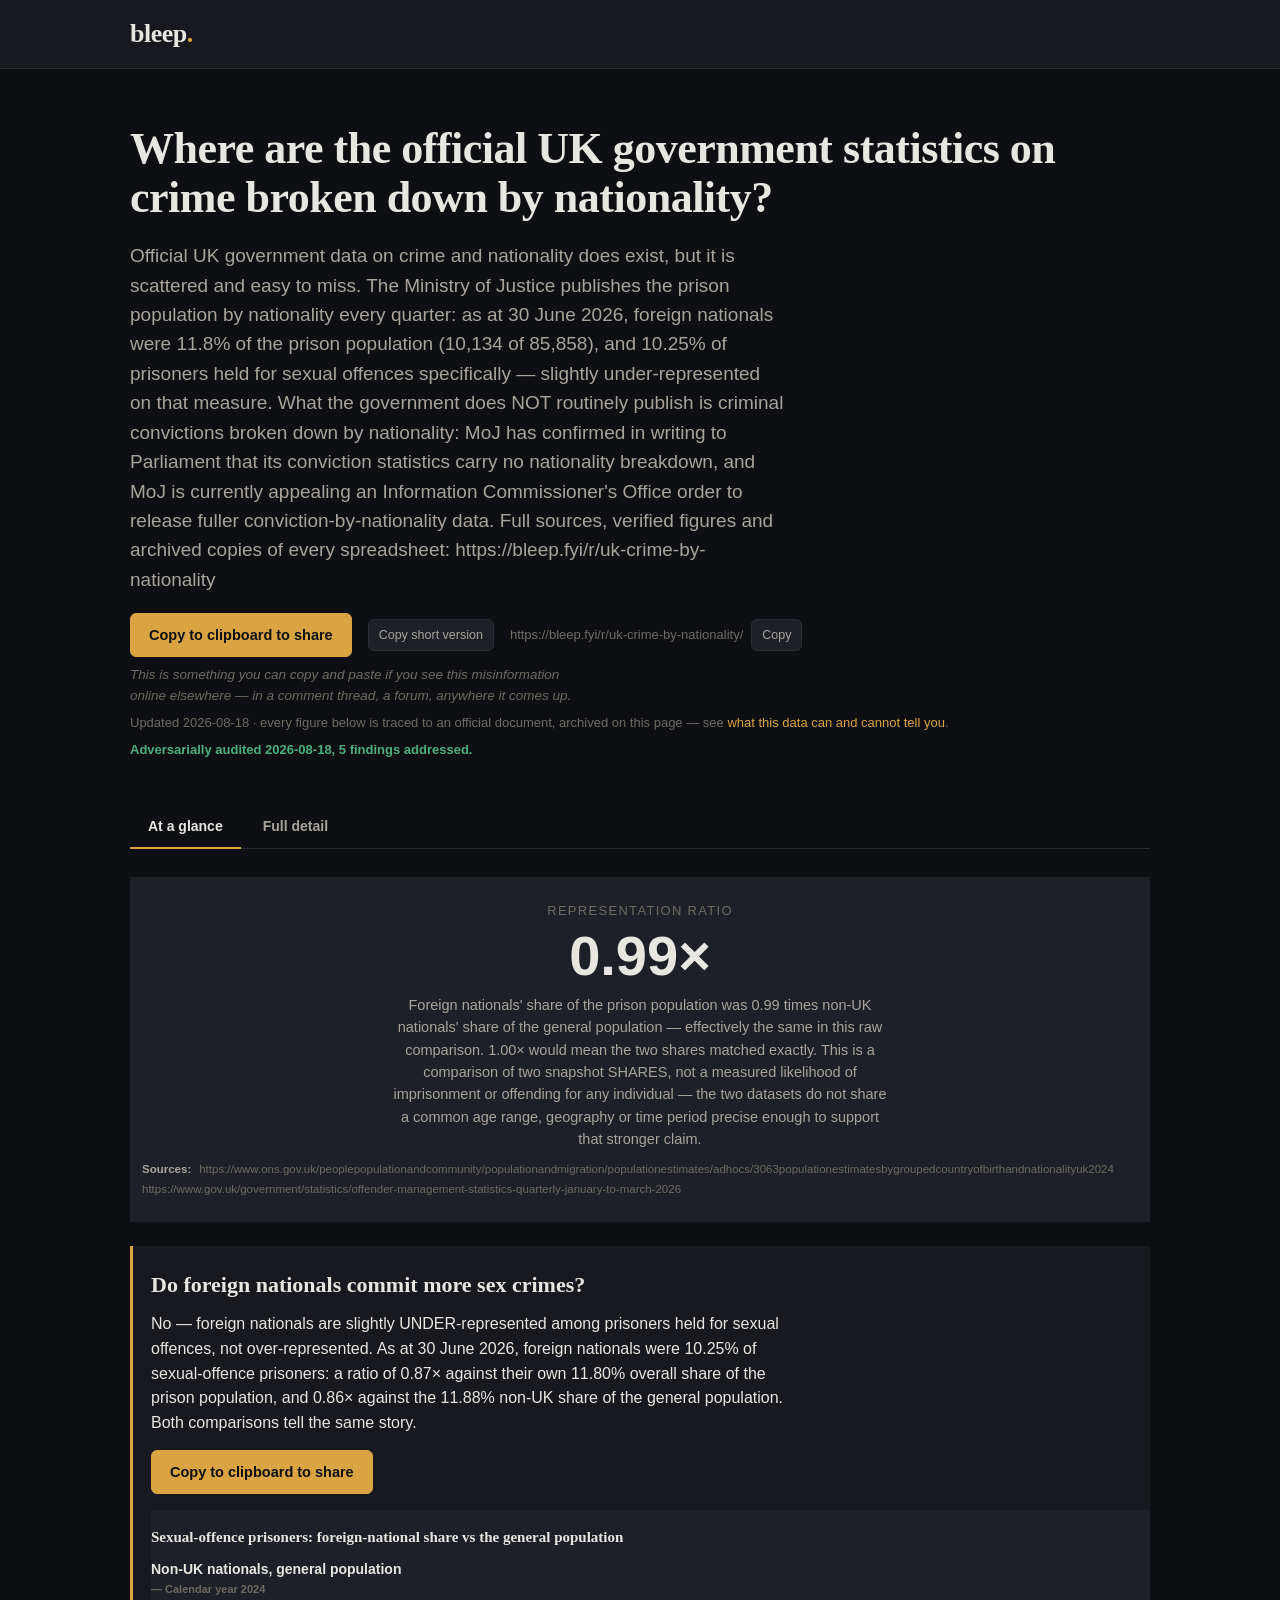
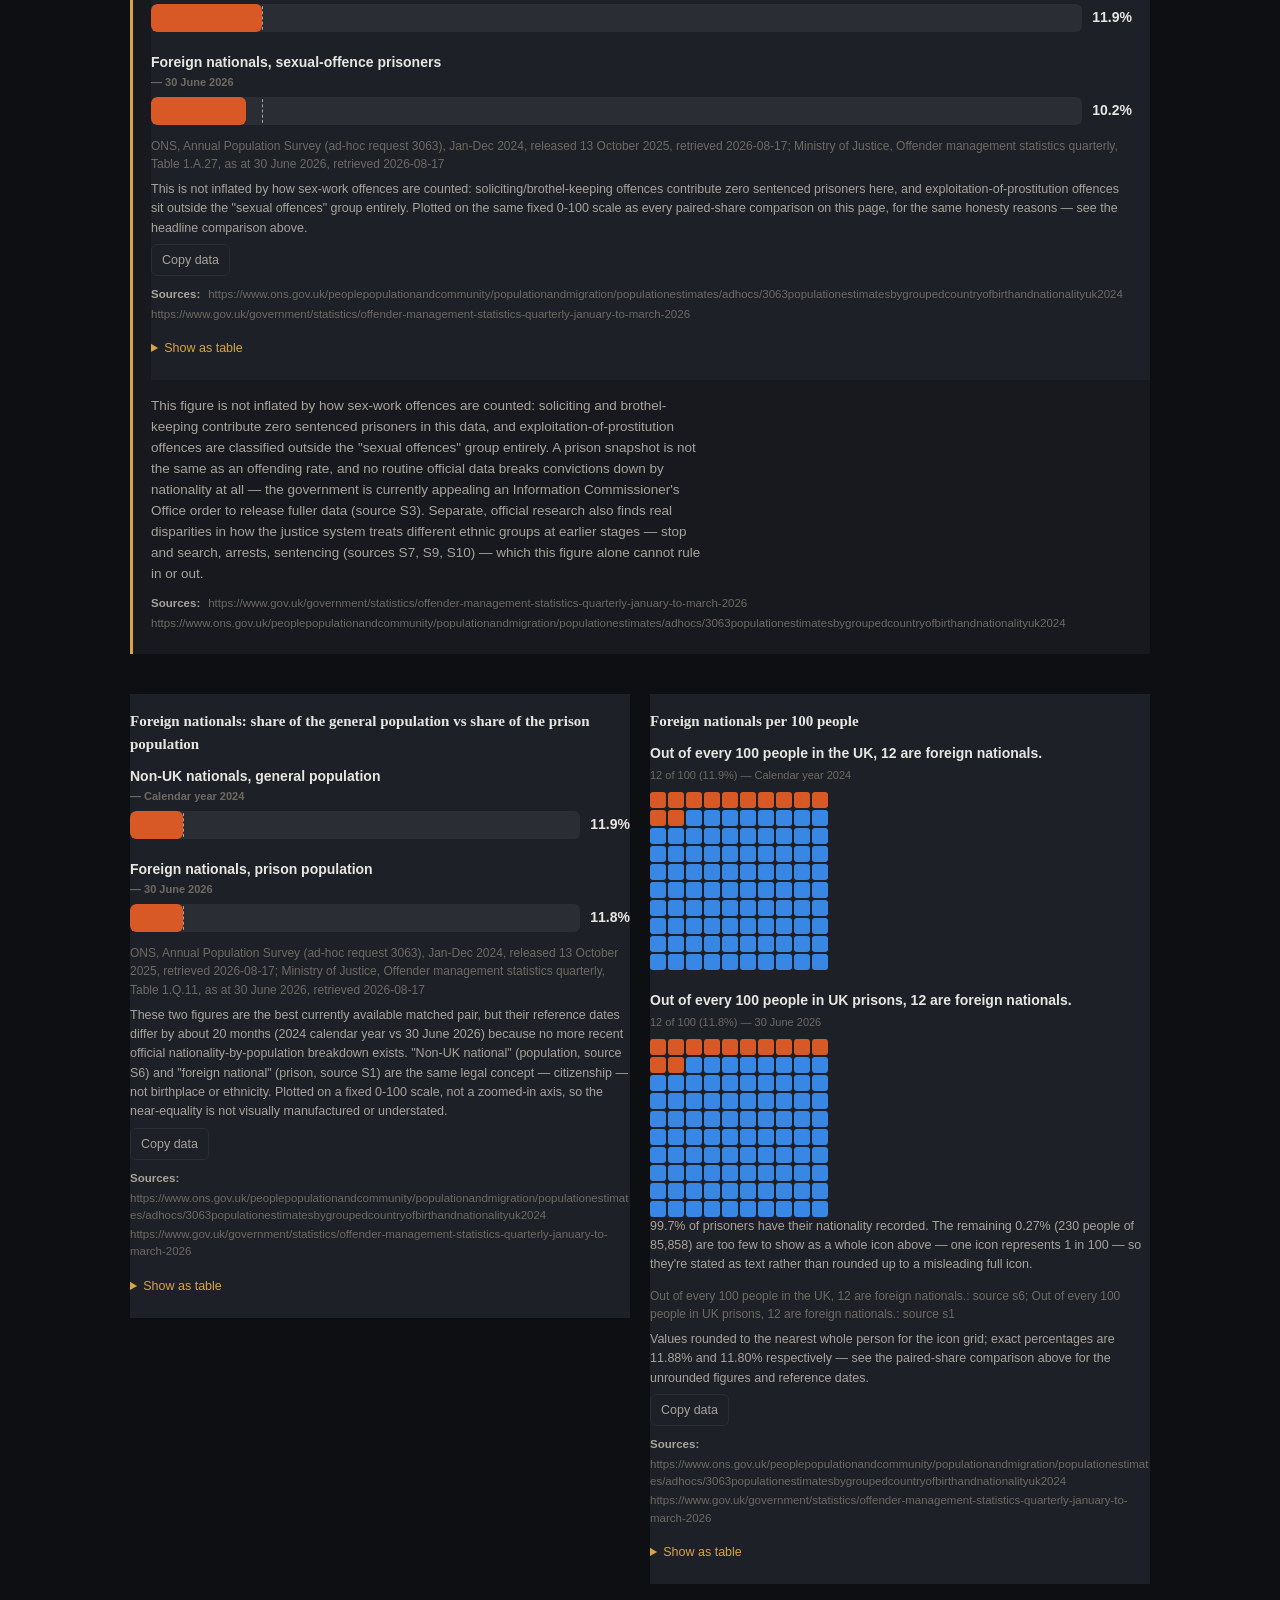
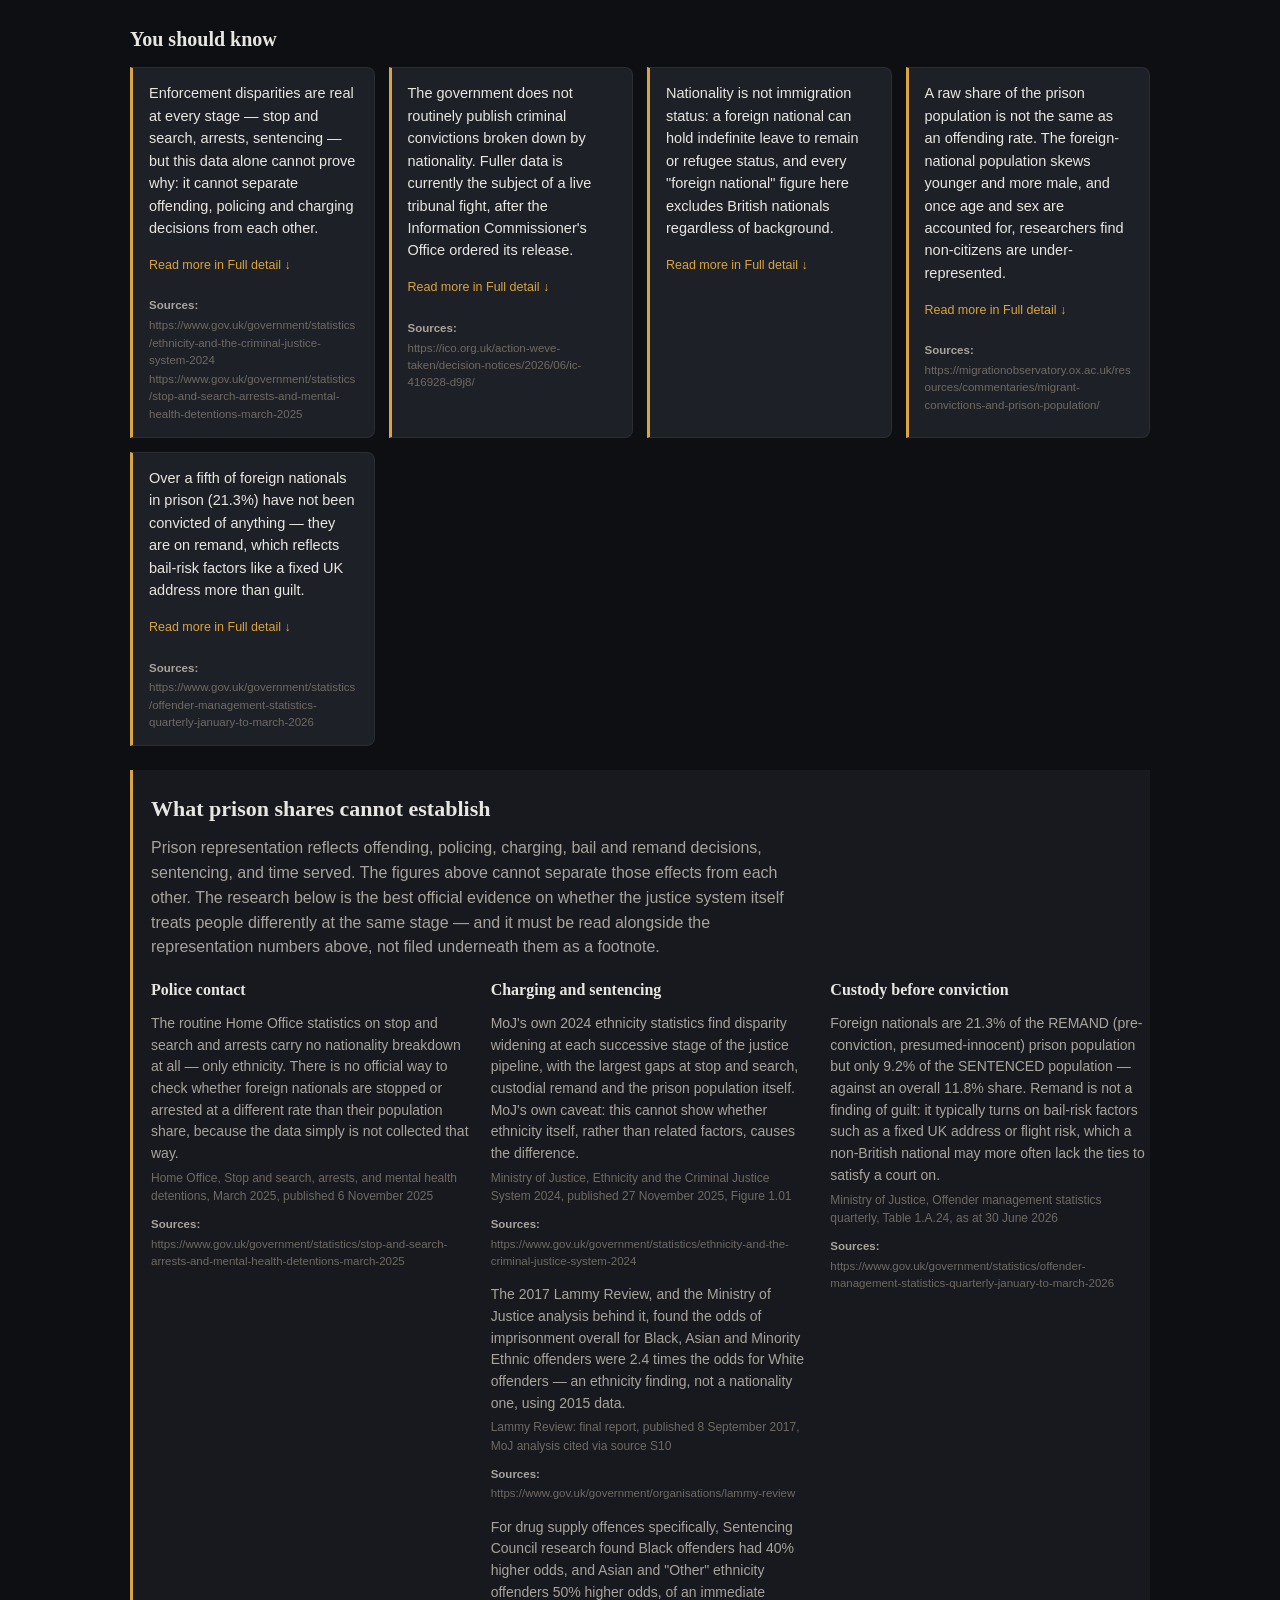
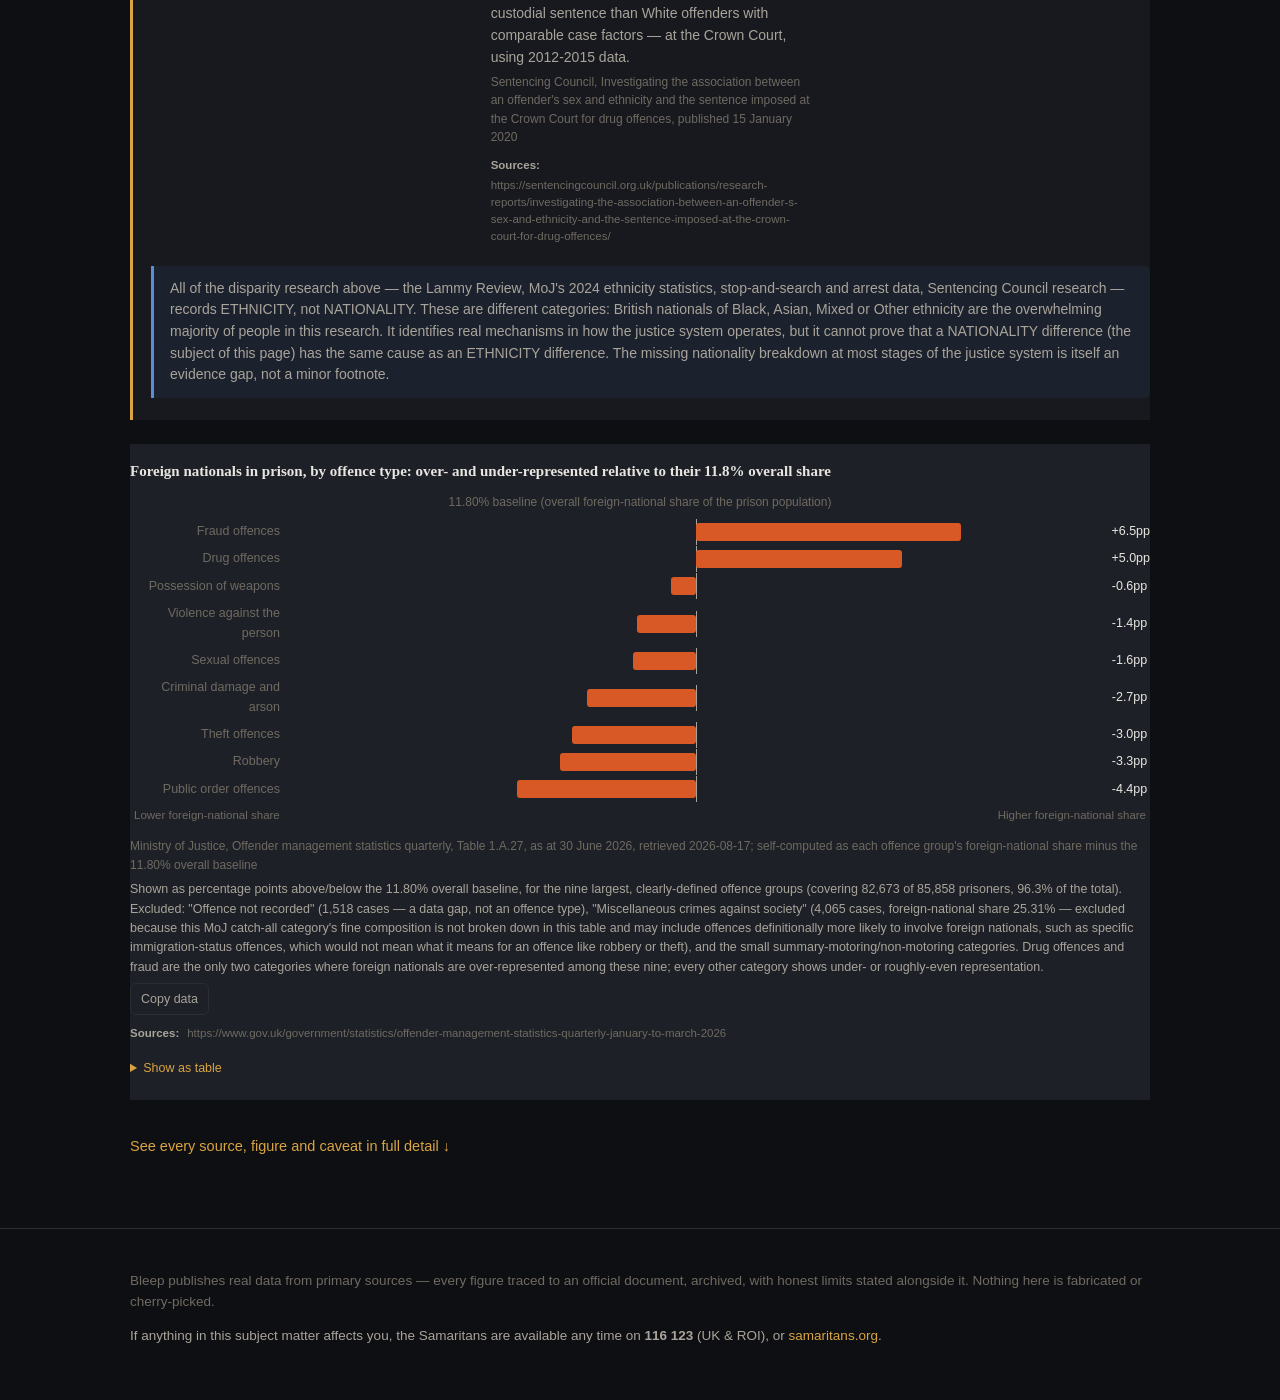
<file: r/uk-crime-by-nationality/index.html>
<!doctype html>
<html lang="en-GB">
<head>
  <meta charset="utf-8">
  <meta name="viewport" content="width=device-width, initial-scale=1">
  <title>Bleep — Where are the official UK government statistics on crime broken down by nationality?</title>
  <meta name="description" content="Official UK data shows foreign nationals are represented in the prison population at almost exactly their share of the general population (about 12% either way) — not the large gap sometimes claimed online. There is real variation by offence type: over-represented for drug offences, under-represented for robbery and violence. Separate official research also finds disparities in how the justice system treats different groups at each stage, from stop-and-search through to sentencing. Full sourced breakdown: https://bleep.fyi/r/uk-crime-by-nationality">
  <link rel="stylesheet" href="/static/bleep.css">
  <link rel="icon" href="data:image/svg+xml,<svg xmlns='http://www.w3.org/2000/svg' viewBox='0 0 100 100'><text y='.9em' font-size='90'>◼</text></svg>">
</head>
<body>
  <header class="masthead">
    <div class="wrap masthead-inner">
      <a class="brand" href="/">bleep<span class="brand-dot">.</span></a>
    </div>
  </header>
  <main class="wrap">
    











<section class="hero briefing-hero">
  <h1>Where are the official UK government statistics on crime broken down by nationality?</h1>
  <p class="lede">Official UK government data on crime and nationality does exist, but it is scattered and easy to miss. The Ministry of Justice publishes the prison population by nationality every quarter: as at 30 June 2026, foreign nationals were 11.8% of the prison population (10,134 of 85,858), and 10.25% of prisoners held for sexual offences specifically — slightly under-represented on that measure. What the government does NOT routinely publish is criminal convictions broken down by nationality: MoJ has confirmed in writing to Parliament that its conviction statistics carry no nationality breakdown, and MoJ is currently appealing an Information Commissioner&#39;s Office order to release fuller conviction-by-nationality data. Full sources, verified figures and archived copies of every spreadsheet: https://bleep.fyi/r/uk-crime-by-nationality</p>
  <div class="share-block">
    <div class="share-actions">
      <button type="button" class="copy-btn copy-btn-prominent" data-copy="Official UK government data on crime and nationality does exist, but it is scattered and easy to miss. The Ministry of Justice publishes the prison population by nationality every quarter: as at 30 June 2026, foreign nationals were 11.8% of the prison population (10,134 of 85,858), and 10.25% of prisoners held for sexual offences specifically — slightly under-represented on that measure. What the government does NOT routinely publish is criminal convictions broken down by nationality: MoJ has confirmed in writing to Parliament that its conviction statistics carry no nationality breakdown, and MoJ is currently appealing an Information Commissioner&#39;s Office order to release fuller conviction-by-nationality data. Full sources, verified figures and archived copies of every spreadsheet: https://bleep.fyi/r/uk-crime-by-nationality">Copy to clipboard to share</button>
      <button type="button" class="copy-btn" data-copy="Official UK data shows foreign nationals are represented in the prison population at almost exactly their share of the general population (about 12% either way) — not the large gap sometimes claimed online. There is real variation by offence type: over-represented for drug offences, under-represented for robbery and violence. Separate official research also finds disparities in how the justice system treats different groups at each stage, from stop-and-search through to sentencing. Full sourced breakdown: https://bleep.fyi/r/uk-crime-by-nationality">Copy short version</button>
      <span class="page-link">https://bleep.fyi/r/uk-crime-by-nationality/ <button type="button" class="copy-btn" data-copy="https://bleep.fyi/r/uk-crime-by-nationality/">Copy</button></span>
    </div>
    <p class="share-caption">This is something you can copy and paste if you see this misinformation online elsewhere — in a comment thread, a forum, anywhere it comes up.</p>
    
  </div>
  <p class="briefing-updated">Updated 2026-08-18 · every figure below is traced to an official document, archived on this page — see
  <a href="#limits">what this data can and cannot tell you</a>.</p>
  
  
  <p class="audit-provenance">Adversarially audited 2026-08-18, 5 findings addressed.</p>
  
</section>

<nav class="glance-tabs" aria-label="Briefing view" id="glance-tabs-nav">
  <a href="#glance" id="tab-glance" aria-selected="true">At a glance</a>
  <a href="#detail" id="tab-detail" aria-selected="false">Full detail</a>
</nav>



<section id="glance" class="tab-panel" aria-labelledby="tab-glance">
  
  
  
  

  <div class="hero-stat">
  <p class="hero-stat-label">Representation ratio</p>
  <p class="hero-stat-value">0.99&times;</p>
  <p class="hero-stat-note">Foreign nationals&#39; share of the prison population was 0.99 times non-UK nationals&#39; share of the general population — effectively the same in this raw comparison. 1.00× would mean the two shares matched exactly. This is a comparison of two snapshot SHARES, not a measured likelihood of imprisonment or offending for any individual — the two datasets do not share a common age range, geography or time period precise enough to support that stronger claim.</p>
  <div class="card-source-links"><span class="card-source-label">Sources:</span><a href="https://www.ons.gov.uk/peoplepopulationandcommunity/populationandmigration/populationestimates/adhocs/3063populationestimatesbygroupedcountryofbirthandnationalityuk2024" rel="noopener">https://www.ons.gov.uk/peoplepopulationandcommunity/populationandmigration/populationestimates/adhocs/3063populationestimatesbygroupedcountryofbirthandnationalityuk2024</a><a href="https://www.gov.uk/government/statistics/offender-management-statistics-quarterly-january-to-march-2026" rel="noopener">https://www.gov.uk/government/statistics/offender-management-statistics-quarterly-january-to-march-2026</a></div>
</div>

  <section class="featured-question" id="sex-crimes-question" aria-labelledby="sex-crimes-question-heading">
  <h2 id="sex-crimes-question-heading">Do foreign nationals commit more sex crimes?</h2>
  <p class="featured-answer">No — foreign nationals are slightly UNDER-represented among prisoners held for sexual offences, not over-represented. As at 30 June 2026, foreign nationals were 10.25% of sexual-offence prisoners: a ratio of 0.87× against their own 11.80% overall share of the prison population, and 0.86× against the 11.88% non-UK share of the general population. Both comparisons tell the same story.</p>
  <button type="button" class="copy-btn copy-btn-prominent" data-copy="Do foreign nationals commit more sex crimes? No — official UK data shows the opposite of what&#39;s often assumed. As at 30 June 2026, foreign nationals were 10.25% of prisoners held for sexual offences — actually BELOW both their 11.80% share of the overall prison population and the 11.88% non-UK share of the general population. Full sourced breakdown: https://bleep.fyi/r/uk-crime-by-nationality">Copy to clipboard to share</button>
  <figure class="chart" id="chart-population-vs-sexoffence-share">
  <figcaption class="chart-title">Sexual-offence prisoners: foreign-national share vs the general population</figcaption>
  <div class="chart-svg-wrap"><div class="paired-rows" role="img" aria-label="Sexual-offence prisoners: foreign-national share vs the general population"><div class="paired-row"><p class="paired-label">Non-UK nationals, general population <span class="chart-axis">— Calendar year 2024</span></p><div class="paired-track-wrap"><div class="paired-track"><div class="paired-refline" style="left:11.88%"></div><div class="paired-fill" style="width:11.88%;background:#d95926" title="Non-UK nationals, general population, Calendar year 2024: 11.9%"></div></div><span class="paired-value">11.9%</span></div></div><div class="paired-row"><p class="paired-label">Foreign nationals, sexual-offence prisoners <span class="chart-axis">— 30 June 2026</span></p><div class="paired-track-wrap"><div class="paired-track"><div class="paired-refline" style="left:11.88%"></div><div class="paired-fill" style="width:10.25%;background:#d95926" title="Foreign nationals, sexual-offence prisoners, 30 June 2026: 10.2%"></div></div><span class="paired-value">10.2%</span></div></div></div></div>
  <div class="chart-foot">
    <p class="chart-source">ONS, Annual Population Survey (ad-hoc request 3063), Jan-Dec 2024, released 13 October 2025, retrieved 2026-08-17; Ministry of Justice, Offender management statistics quarterly, Table 1.A.27, as at 30 June 2026, retrieved 2026-08-17</p>
    <p class="chart-note">This is not inflated by how sex-work offences are counted: soliciting/brothel-keeping offences contribute zero sentenced prisoners here, and exploitation-of-prostitution offences sit outside the &quot;sexual offences&quot; group entirely. Plotted on the same fixed 0-100 scale as every paired-share comparison on this page, for the same honesty reasons — see the headline comparison above.</p>
    <button type="button" class="copy-btn" data-copy="Sexual-offence prisoners: foreign-national share vs the general population
Non-UK nationals, general population (Calendar year 2024): 11.9%
Foreign nationals, sexual-offence prisoners (30 June 2026): 10.2%

Source: ONS, Annual Population Survey (ad-hoc request 3063), Jan-Dec 2024, released 13 October 2025, retrieved 2026-08-17; Ministry of Justice, Offender management statistics quarterly, Table 1.A.27, as at 30 June 2026, retrieved 2026-08-17">Copy data</button>
  </div>
  <div class="card-source-links"><span class="card-source-label">Sources:</span><a href="https://www.ons.gov.uk/peoplepopulationandcommunity/populationandmigration/populationestimates/adhocs/3063populationestimatesbygroupedcountryofbirthandnationalityuk2024" rel="noopener">https://www.ons.gov.uk/peoplepopulationandcommunity/populationandmigration/populationestimates/adhocs/3063populationestimatesbygroupedcountryofbirthandnationalityuk2024</a><a href="https://www.gov.uk/government/statistics/offender-management-statistics-quarterly-january-to-march-2026" rel="noopener">https://www.gov.uk/government/statistics/offender-management-statistics-quarterly-january-to-march-2026</a></div>
  <details class="chart-table"><summary>Show as table</summary><table><thead><tr><th>Group</th><th>As of</th><th>%</th><th>Source</th></tr></thead><tbody><tr><td>Non-UK nationals, general population</td><td>Calendar year 2024</td><td>11.9%</td><td>ONS, Annual Population Survey (ad-hoc request 3063), Jan-Dec 2024, released 13 October 2025, retrieved 2026-08-17</td></tr><tr><td>Foreign nationals, sexual-offence prisoners</td><td>30 June 2026</td><td>10.2%</td><td>Ministry of Justice, Offender management statistics quarterly, Table 1.A.27, as at 30 June 2026, retrieved 2026-08-17</td></tr></tbody></table></details>
</figure>
  <p class="featured-limits">This figure is not inflated by how sex-work offences are counted: soliciting and brothel-keeping contribute zero sentenced prisoners in this data, and exploitation-of-prostitution offences are classified outside the &quot;sexual offences&quot; group entirely. A prison snapshot is not the same as an offending rate, and no routine official data breaks convictions down by nationality at all — the government is currently appealing an Information Commissioner&#39;s Office order to release fuller data (source S3). Separate, official research also finds real disparities in how the justice system treats different ethnic groups at earlier stages — stop and search, arrests, sentencing (sources S7, S9, S10) — which this figure alone cannot rule in or out.</p>
  <div class="card-source-links"><span class="card-source-label">Sources:</span><a href="https://www.gov.uk/government/statistics/offender-management-statistics-quarterly-january-to-march-2026" rel="noopener">https://www.gov.uk/government/statistics/offender-management-statistics-quarterly-january-to-march-2026</a><a href="https://www.ons.gov.uk/peoplepopulationandcommunity/populationandmigration/populationestimates/adhocs/3063populationestimatesbygroupedcountryofbirthandnationalityuk2024" rel="noopener">https://www.ons.gov.uk/peoplepopulationandcommunity/populationandmigration/populationestimates/adhocs/3063populationestimatesbygroupedcountryofbirthandnationalityuk2024</a></div>
</section>

  <div class="glance-grid">
    
    
    <figure class="chart" id="chart-population-vs-prison-share">
  <figcaption class="chart-title">Foreign nationals: share of the general population vs share of the prison population</figcaption>
  <div class="chart-svg-wrap"><div class="paired-rows" role="img" aria-label="Foreign nationals: share of the general population vs share of the prison population"><div class="paired-row"><p class="paired-label">Non-UK nationals, general population <span class="chart-axis">— Calendar year 2024</span></p><div class="paired-track-wrap"><div class="paired-track"><div class="paired-refline" style="left:11.88%"></div><div class="paired-fill" style="width:11.88%;background:#d95926" title="Non-UK nationals, general population, Calendar year 2024: 11.9%"></div></div><span class="paired-value">11.9%</span></div></div><div class="paired-row"><p class="paired-label">Foreign nationals, prison population <span class="chart-axis">— 30 June 2026</span></p><div class="paired-track-wrap"><div class="paired-track"><div class="paired-refline" style="left:11.88%"></div><div class="paired-fill" style="width:11.80%;background:#d95926" title="Foreign nationals, prison population, 30 June 2026: 11.8%"></div></div><span class="paired-value">11.8%</span></div></div></div></div>
  <div class="chart-foot">
    <p class="chart-source">ONS, Annual Population Survey (ad-hoc request 3063), Jan-Dec 2024, released 13 October 2025, retrieved 2026-08-17; Ministry of Justice, Offender management statistics quarterly, Table 1.Q.11, as at 30 June 2026, retrieved 2026-08-17</p>
    <p class="chart-note">These two figures are the best currently available matched pair, but their reference dates differ by about 20 months (2024 calendar year vs 30 June 2026) because no more recent official nationality-by-population breakdown exists. &quot;Non-UK national&quot; (population, source S6) and &quot;foreign national&quot; (prison, source S1) are the same legal concept — citizenship — not birthplace or ethnicity. Plotted on a fixed 0-100 scale, not a zoomed-in axis, so the near-equality is not visually manufactured or understated.</p>
    <button type="button" class="copy-btn" data-copy="Foreign nationals: share of the general population vs share of the prison population
Non-UK nationals, general population (Calendar year 2024): 11.9%
Foreign nationals, prison population (30 June 2026): 11.8%

Source: ONS, Annual Population Survey (ad-hoc request 3063), Jan-Dec 2024, released 13 October 2025, retrieved 2026-08-17; Ministry of Justice, Offender management statistics quarterly, Table 1.Q.11, as at 30 June 2026, retrieved 2026-08-17">Copy data</button>
  </div>
  <div class="card-source-links"><span class="card-source-label">Sources:</span><a href="https://www.ons.gov.uk/peoplepopulationandcommunity/populationandmigration/populationestimates/adhocs/3063populationestimatesbygroupedcountryofbirthandnationalityuk2024" rel="noopener">https://www.ons.gov.uk/peoplepopulationandcommunity/populationandmigration/populationestimates/adhocs/3063populationestimatesbygroupedcountryofbirthandnationalityuk2024</a><a href="https://www.gov.uk/government/statistics/offender-management-statistics-quarterly-january-to-march-2026" rel="noopener">https://www.gov.uk/government/statistics/offender-management-statistics-quarterly-january-to-march-2026</a></div>
  <details class="chart-table"><summary>Show as table</summary><table><thead><tr><th>Group</th><th>As of</th><th>%</th><th>Source</th></tr></thead><tbody><tr><td>Non-UK nationals, general population</td><td>Calendar year 2024</td><td>11.9%</td><td>ONS, Annual Population Survey (ad-hoc request 3063), Jan-Dec 2024, released 13 October 2025, retrieved 2026-08-17</td></tr><tr><td>Foreign nationals, prison population</td><td>30 June 2026</td><td>11.8%</td><td>Ministry of Justice, Offender management statistics quarterly, Table 1.Q.11, as at 30 June 2026, retrieved 2026-08-17</td></tr></tbody></table></details>
</figure>
    
    
    
    <figure class="chart" id="chart-population-vs-prison-pictogram">
  <figcaption class="chart-title">Foreign nationals per 100 people</figcaption>
  <div class="chart-svg-wrap"><div class="pictogram-groups"><div class="pictogram-group"><p class="chart-label-lg">Out of every 100 people in the UK, 12 are foreign nationals.</p><p class="chart-axis">12 of 100 (11.9%) — Calendar year 2024</p><svg viewBox="0 0 178 178" class="chart-svg chart-svg-pictogram" role="img" aria-label="Out of every 100 people in the UK, 12 are foreign nationals.: 12 of 100"><g aria-hidden="true"><rect x="0" y="0" width="16" height="16" rx="3" style="fill:#d95926"/><rect x="18" y="0" width="16" height="16" rx="3" style="fill:#d95926"/><rect x="36" y="0" width="16" height="16" rx="3" style="fill:#d95926"/><rect x="54" y="0" width="16" height="16" rx="3" style="fill:#d95926"/><rect x="72" y="0" width="16" height="16" rx="3" style="fill:#d95926"/><rect x="90" y="0" width="16" height="16" rx="3" style="fill:#d95926"/><rect x="108" y="0" width="16" height="16" rx="3" style="fill:#d95926"/><rect x="126" y="0" width="16" height="16" rx="3" style="fill:#d95926"/><rect x="144" y="0" width="16" height="16" rx="3" style="fill:#d95926"/><rect x="162" y="0" width="16" height="16" rx="3" style="fill:#d95926"/><rect x="0" y="18" width="16" height="16" rx="3" style="fill:#d95926"/><rect x="18" y="18" width="16" height="16" rx="3" style="fill:#d95926"/><rect x="36" y="18" width="16" height="16" rx="3" style="fill:#3987e5"/><rect x="54" y="18" width="16" height="16" rx="3" style="fill:#3987e5"/><rect x="72" y="18" width="16" height="16" rx="3" style="fill:#3987e5"/><rect x="90" y="18" width="16" height="16" rx="3" style="fill:#3987e5"/><rect x="108" y="18" width="16" height="16" rx="3" style="fill:#3987e5"/><rect x="126" y="18" width="16" height="16" rx="3" style="fill:#3987e5"/><rect x="144" y="18" width="16" height="16" rx="3" style="fill:#3987e5"/><rect x="162" y="18" width="16" height="16" rx="3" style="fill:#3987e5"/><rect x="0" y="36" width="16" height="16" rx="3" style="fill:#3987e5"/><rect x="18" y="36" width="16" height="16" rx="3" style="fill:#3987e5"/><rect x="36" y="36" width="16" height="16" rx="3" style="fill:#3987e5"/><rect x="54" y="36" width="16" height="16" rx="3" style="fill:#3987e5"/><rect x="72" y="36" width="16" height="16" rx="3" style="fill:#3987e5"/><rect x="90" y="36" width="16" height="16" rx="3" style="fill:#3987e5"/><rect x="108" y="36" width="16" height="16" rx="3" style="fill:#3987e5"/><rect x="126" y="36" width="16" height="16" rx="3" style="fill:#3987e5"/><rect x="144" y="36" width="16" height="16" rx="3" style="fill:#3987e5"/><rect x="162" y="36" width="16" height="16" rx="3" style="fill:#3987e5"/><rect x="0" y="54" width="16" height="16" rx="3" style="fill:#3987e5"/><rect x="18" y="54" width="16" height="16" rx="3" style="fill:#3987e5"/><rect x="36" y="54" width="16" height="16" rx="3" style="fill:#3987e5"/><rect x="54" y="54" width="16" height="16" rx="3" style="fill:#3987e5"/><rect x="72" y="54" width="16" height="16" rx="3" style="fill:#3987e5"/><rect x="90" y="54" width="16" height="16" rx="3" style="fill:#3987e5"/><rect x="108" y="54" width="16" height="16" rx="3" style="fill:#3987e5"/><rect x="126" y="54" width="16" height="16" rx="3" style="fill:#3987e5"/><rect x="144" y="54" width="16" height="16" rx="3" style="fill:#3987e5"/><rect x="162" y="54" width="16" height="16" rx="3" style="fill:#3987e5"/><rect x="0" y="72" width="16" height="16" rx="3" style="fill:#3987e5"/><rect x="18" y="72" width="16" height="16" rx="3" style="fill:#3987e5"/><rect x="36" y="72" width="16" height="16" rx="3" style="fill:#3987e5"/><rect x="54" y="72" width="16" height="16" rx="3" style="fill:#3987e5"/><rect x="72" y="72" width="16" height="16" rx="3" style="fill:#3987e5"/><rect x="90" y="72" width="16" height="16" rx="3" style="fill:#3987e5"/><rect x="108" y="72" width="16" height="16" rx="3" style="fill:#3987e5"/><rect x="126" y="72" width="16" height="16" rx="3" style="fill:#3987e5"/><rect x="144" y="72" width="16" height="16" rx="3" style="fill:#3987e5"/><rect x="162" y="72" width="16" height="16" rx="3" style="fill:#3987e5"/><rect x="0" y="90" width="16" height="16" rx="3" style="fill:#3987e5"/><rect x="18" y="90" width="16" height="16" rx="3" style="fill:#3987e5"/><rect x="36" y="90" width="16" height="16" rx="3" style="fill:#3987e5"/><rect x="54" y="90" width="16" height="16" rx="3" style="fill:#3987e5"/><rect x="72" y="90" width="16" height="16" rx="3" style="fill:#3987e5"/><rect x="90" y="90" width="16" height="16" rx="3" style="fill:#3987e5"/><rect x="108" y="90" width="16" height="16" rx="3" style="fill:#3987e5"/><rect x="126" y="90" width="16" height="16" rx="3" style="fill:#3987e5"/><rect x="144" y="90" width="16" height="16" rx="3" style="fill:#3987e5"/><rect x="162" y="90" width="16" height="16" rx="3" style="fill:#3987e5"/><rect x="0" y="108" width="16" height="16" rx="3" style="fill:#3987e5"/><rect x="18" y="108" width="16" height="16" rx="3" style="fill:#3987e5"/><rect x="36" y="108" width="16" height="16" rx="3" style="fill:#3987e5"/><rect x="54" y="108" width="16" height="16" rx="3" style="fill:#3987e5"/><rect x="72" y="108" width="16" height="16" rx="3" style="fill:#3987e5"/><rect x="90" y="108" width="16" height="16" rx="3" style="fill:#3987e5"/><rect x="108" y="108" width="16" height="16" rx="3" style="fill:#3987e5"/><rect x="126" y="108" width="16" height="16" rx="3" style="fill:#3987e5"/><rect x="144" y="108" width="16" height="16" rx="3" style="fill:#3987e5"/><rect x="162" y="108" width="16" height="16" rx="3" style="fill:#3987e5"/><rect x="0" y="126" width="16" height="16" rx="3" style="fill:#3987e5"/><rect x="18" y="126" width="16" height="16" rx="3" style="fill:#3987e5"/><rect x="36" y="126" width="16" height="16" rx="3" style="fill:#3987e5"/><rect x="54" y="126" width="16" height="16" rx="3" style="fill:#3987e5"/><rect x="72" y="126" width="16" height="16" rx="3" style="fill:#3987e5"/><rect x="90" y="126" width="16" height="16" rx="3" style="fill:#3987e5"/><rect x="108" y="126" width="16" height="16" rx="3" style="fill:#3987e5"/><rect x="126" y="126" width="16" height="16" rx="3" style="fill:#3987e5"/><rect x="144" y="126" width="16" height="16" rx="3" style="fill:#3987e5"/><rect x="162" y="126" width="16" height="16" rx="3" style="fill:#3987e5"/><rect x="0" y="144" width="16" height="16" rx="3" style="fill:#3987e5"/><rect x="18" y="144" width="16" height="16" rx="3" style="fill:#3987e5"/><rect x="36" y="144" width="16" height="16" rx="3" style="fill:#3987e5"/><rect x="54" y="144" width="16" height="16" rx="3" style="fill:#3987e5"/><rect x="72" y="144" width="16" height="16" rx="3" style="fill:#3987e5"/><rect x="90" y="144" width="16" height="16" rx="3" style="fill:#3987e5"/><rect x="108" y="144" width="16" height="16" rx="3" style="fill:#3987e5"/><rect x="126" y="144" width="16" height="16" rx="3" style="fill:#3987e5"/><rect x="144" y="144" width="16" height="16" rx="3" style="fill:#3987e5"/><rect x="162" y="144" width="16" height="16" rx="3" style="fill:#3987e5"/><rect x="0" y="162" width="16" height="16" rx="3" style="fill:#3987e5"/><rect x="18" y="162" width="16" height="16" rx="3" style="fill:#3987e5"/><rect x="36" y="162" width="16" height="16" rx="3" style="fill:#3987e5"/><rect x="54" y="162" width="16" height="16" rx="3" style="fill:#3987e5"/><rect x="72" y="162" width="16" height="16" rx="3" style="fill:#3987e5"/><rect x="90" y="162" width="16" height="16" rx="3" style="fill:#3987e5"/><rect x="108" y="162" width="16" height="16" rx="3" style="fill:#3987e5"/><rect x="126" y="162" width="16" height="16" rx="3" style="fill:#3987e5"/><rect x="144" y="162" width="16" height="16" rx="3" style="fill:#3987e5"/><rect x="162" y="162" width="16" height="16" rx="3" style="fill:#3987e5"/></g></svg></div><div class="pictogram-group"><p class="chart-label-lg">Out of every 100 people in UK prisons, 12 are foreign nationals.</p><p class="chart-axis">12 of 100 (11.8%) — 30 June 2026</p><svg viewBox="0 0 178 178" class="chart-svg chart-svg-pictogram" role="img" aria-label="Out of every 100 people in UK prisons, 12 are foreign nationals.: 12 of 100"><g aria-hidden="true"><rect x="0" y="0" width="16" height="16" rx="3" style="fill:#d95926"/><rect x="18" y="0" width="16" height="16" rx="3" style="fill:#d95926"/><rect x="36" y="0" width="16" height="16" rx="3" style="fill:#d95926"/><rect x="54" y="0" width="16" height="16" rx="3" style="fill:#d95926"/><rect x="72" y="0" width="16" height="16" rx="3" style="fill:#d95926"/><rect x="90" y="0" width="16" height="16" rx="3" style="fill:#d95926"/><rect x="108" y="0" width="16" height="16" rx="3" style="fill:#d95926"/><rect x="126" y="0" width="16" height="16" rx="3" style="fill:#d95926"/><rect x="144" y="0" width="16" height="16" rx="3" style="fill:#d95926"/><rect x="162" y="0" width="16" height="16" rx="3" style="fill:#d95926"/><rect x="0" y="18" width="16" height="16" rx="3" style="fill:#d95926"/><rect x="18" y="18" width="16" height="16" rx="3" style="fill:#d95926"/><rect x="36" y="18" width="16" height="16" rx="3" style="fill:#3987e5"/><rect x="54" y="18" width="16" height="16" rx="3" style="fill:#3987e5"/><rect x="72" y="18" width="16" height="16" rx="3" style="fill:#3987e5"/><rect x="90" y="18" width="16" height="16" rx="3" style="fill:#3987e5"/><rect x="108" y="18" width="16" height="16" rx="3" style="fill:#3987e5"/><rect x="126" y="18" width="16" height="16" rx="3" style="fill:#3987e5"/><rect x="144" y="18" width="16" height="16" rx="3" style="fill:#3987e5"/><rect x="162" y="18" width="16" height="16" rx="3" style="fill:#3987e5"/><rect x="0" y="36" width="16" height="16" rx="3" style="fill:#3987e5"/><rect x="18" y="36" width="16" height="16" rx="3" style="fill:#3987e5"/><rect x="36" y="36" width="16" height="16" rx="3" style="fill:#3987e5"/><rect x="54" y="36" width="16" height="16" rx="3" style="fill:#3987e5"/><rect x="72" y="36" width="16" height="16" rx="3" style="fill:#3987e5"/><rect x="90" y="36" width="16" height="16" rx="3" style="fill:#3987e5"/><rect x="108" y="36" width="16" height="16" rx="3" style="fill:#3987e5"/><rect x="126" y="36" width="16" height="16" rx="3" style="fill:#3987e5"/><rect x="144" y="36" width="16" height="16" rx="3" style="fill:#3987e5"/><rect x="162" y="36" width="16" height="16" rx="3" style="fill:#3987e5"/><rect x="0" y="54" width="16" height="16" rx="3" style="fill:#3987e5"/><rect x="18" y="54" width="16" height="16" rx="3" style="fill:#3987e5"/><rect x="36" y="54" width="16" height="16" rx="3" style="fill:#3987e5"/><rect x="54" y="54" width="16" height="16" rx="3" style="fill:#3987e5"/><rect x="72" y="54" width="16" height="16" rx="3" style="fill:#3987e5"/><rect x="90" y="54" width="16" height="16" rx="3" style="fill:#3987e5"/><rect x="108" y="54" width="16" height="16" rx="3" style="fill:#3987e5"/><rect x="126" y="54" width="16" height="16" rx="3" style="fill:#3987e5"/><rect x="144" y="54" width="16" height="16" rx="3" style="fill:#3987e5"/><rect x="162" y="54" width="16" height="16" rx="3" style="fill:#3987e5"/><rect x="0" y="72" width="16" height="16" rx="3" style="fill:#3987e5"/><rect x="18" y="72" width="16" height="16" rx="3" style="fill:#3987e5"/><rect x="36" y="72" width="16" height="16" rx="3" style="fill:#3987e5"/><rect x="54" y="72" width="16" height="16" rx="3" style="fill:#3987e5"/><rect x="72" y="72" width="16" height="16" rx="3" style="fill:#3987e5"/><rect x="90" y="72" width="16" height="16" rx="3" style="fill:#3987e5"/><rect x="108" y="72" width="16" height="16" rx="3" style="fill:#3987e5"/><rect x="126" y="72" width="16" height="16" rx="3" style="fill:#3987e5"/><rect x="144" y="72" width="16" height="16" rx="3" style="fill:#3987e5"/><rect x="162" y="72" width="16" height="16" rx="3" style="fill:#3987e5"/><rect x="0" y="90" width="16" height="16" rx="3" style="fill:#3987e5"/><rect x="18" y="90" width="16" height="16" rx="3" style="fill:#3987e5"/><rect x="36" y="90" width="16" height="16" rx="3" style="fill:#3987e5"/><rect x="54" y="90" width="16" height="16" rx="3" style="fill:#3987e5"/><rect x="72" y="90" width="16" height="16" rx="3" style="fill:#3987e5"/><rect x="90" y="90" width="16" height="16" rx="3" style="fill:#3987e5"/><rect x="108" y="90" width="16" height="16" rx="3" style="fill:#3987e5"/><rect x="126" y="90" width="16" height="16" rx="3" style="fill:#3987e5"/><rect x="144" y="90" width="16" height="16" rx="3" style="fill:#3987e5"/><rect x="162" y="90" width="16" height="16" rx="3" style="fill:#3987e5"/><rect x="0" y="108" width="16" height="16" rx="3" style="fill:#3987e5"/><rect x="18" y="108" width="16" height="16" rx="3" style="fill:#3987e5"/><rect x="36" y="108" width="16" height="16" rx="3" style="fill:#3987e5"/><rect x="54" y="108" width="16" height="16" rx="3" style="fill:#3987e5"/><rect x="72" y="108" width="16" height="16" rx="3" style="fill:#3987e5"/><rect x="90" y="108" width="16" height="16" rx="3" style="fill:#3987e5"/><rect x="108" y="108" width="16" height="16" rx="3" style="fill:#3987e5"/><rect x="126" y="108" width="16" height="16" rx="3" style="fill:#3987e5"/><rect x="144" y="108" width="16" height="16" rx="3" style="fill:#3987e5"/><rect x="162" y="108" width="16" height="16" rx="3" style="fill:#3987e5"/><rect x="0" y="126" width="16" height="16" rx="3" style="fill:#3987e5"/><rect x="18" y="126" width="16" height="16" rx="3" style="fill:#3987e5"/><rect x="36" y="126" width="16" height="16" rx="3" style="fill:#3987e5"/><rect x="54" y="126" width="16" height="16" rx="3" style="fill:#3987e5"/><rect x="72" y="126" width="16" height="16" rx="3" style="fill:#3987e5"/><rect x="90" y="126" width="16" height="16" rx="3" style="fill:#3987e5"/><rect x="108" y="126" width="16" height="16" rx="3" style="fill:#3987e5"/><rect x="126" y="126" width="16" height="16" rx="3" style="fill:#3987e5"/><rect x="144" y="126" width="16" height="16" rx="3" style="fill:#3987e5"/><rect x="162" y="126" width="16" height="16" rx="3" style="fill:#3987e5"/><rect x="0" y="144" width="16" height="16" rx="3" style="fill:#3987e5"/><rect x="18" y="144" width="16" height="16" rx="3" style="fill:#3987e5"/><rect x="36" y="144" width="16" height="16" rx="3" style="fill:#3987e5"/><rect x="54" y="144" width="16" height="16" rx="3" style="fill:#3987e5"/><rect x="72" y="144" width="16" height="16" rx="3" style="fill:#3987e5"/><rect x="90" y="144" width="16" height="16" rx="3" style="fill:#3987e5"/><rect x="108" y="144" width="16" height="16" rx="3" style="fill:#3987e5"/><rect x="126" y="144" width="16" height="16" rx="3" style="fill:#3987e5"/><rect x="144" y="144" width="16" height="16" rx="3" style="fill:#3987e5"/><rect x="162" y="144" width="16" height="16" rx="3" style="fill:#3987e5"/><rect x="0" y="162" width="16" height="16" rx="3" style="fill:#3987e5"/><rect x="18" y="162" width="16" height="16" rx="3" style="fill:#3987e5"/><rect x="36" y="162" width="16" height="16" rx="3" style="fill:#3987e5"/><rect x="54" y="162" width="16" height="16" rx="3" style="fill:#3987e5"/><rect x="72" y="162" width="16" height="16" rx="3" style="fill:#3987e5"/><rect x="90" y="162" width="16" height="16" rx="3" style="fill:#3987e5"/><rect x="108" y="162" width="16" height="16" rx="3" style="fill:#3987e5"/><rect x="126" y="162" width="16" height="16" rx="3" style="fill:#3987e5"/><rect x="144" y="162" width="16" height="16" rx="3" style="fill:#3987e5"/><rect x="162" y="162" width="16" height="16" rx="3" style="fill:#3987e5"/></g></svg></div></div><p class="chart-note">99.7% of prisoners have their nationality recorded. The remaining 0.27% (230 people of 85,858) are too few to show as a whole icon above — one icon represents 1 in 100 — so they&#39;re stated as text rather than rounded up to a misleading full icon.</p></div>
  <div class="chart-foot">
    <p class="chart-source">Out of every 100 people in the UK, 12 are foreign nationals.: source s6; Out of every 100 people in UK prisons, 12 are foreign nationals.: source s1</p>
    <p class="chart-note">Values rounded to the nearest whole person for the icon grid; exact percentages are 11.88% and 11.80% respectively — see the paired-share comparison above for the unrounded figures and reference dates.</p>
    <button type="button" class="copy-btn" data-copy="Foreign nationals per 100 people
Out of every 100 people in the UK, 12 are foreign nationals. (Calendar year 2024): 12 of 100 people (11.9%)
Out of every 100 people in UK prisons, 12 are foreign nationals. (30 June 2026): 12 of 100 people (11.8%)

Source: Out of every 100 people in the UK, 12 are foreign nationals.: source s6; Out of every 100 people in UK prisons, 12 are foreign nationals.: source s1">Copy data</button>
  </div>
  <div class="card-source-links"><span class="card-source-label">Sources:</span><a href="https://www.ons.gov.uk/peoplepopulationandcommunity/populationandmigration/populationestimates/adhocs/3063populationestimatesbygroupedcountryofbirthandnationalityuk2024" rel="noopener">https://www.ons.gov.uk/peoplepopulationandcommunity/populationandmigration/populationestimates/adhocs/3063populationestimatesbygroupedcountryofbirthandnationalityuk2024</a><a href="https://www.gov.uk/government/statistics/offender-management-statistics-quarterly-january-to-march-2026" rel="noopener">https://www.gov.uk/government/statistics/offender-management-statistics-quarterly-january-to-march-2026</a></div>
  <details class="chart-table"><summary>Show as table</summary><table><thead><tr><th>Group</th><th>As of</th><th>Rounded</th><th>Exact</th></tr></thead><tbody><tr><td>Out of every 100 people in the UK, 12 are foreign nationals.</td><td>Calendar year 2024</td><td>12 of 100</td><td>11.9%</td></tr><tr><td>Out of every 100 people in UK prisons, 12 are foreign nationals.</td><td>30 June 2026</td><td>12 of 100</td><td>11.8%</td></tr></tbody></table></details>
</figure>
    
    
  </div>

  <section class="ysk-panel" aria-labelledby="ysk-heading">
  <h2 id="ysk-heading">You should know</h2>
  <div class="ysk-grid"><div class="ysk-card"><p class="ysk-text">Enforcement disparities are real at every stage — stop and search, arrests, sentencing — but this data alone cannot prove why: it cannot separate offending, policing and charging decisions from each other.</p><a class="ysk-jump" href="#s7">Read more in Full detail ↓</a><div class="card-source-links"><span class="card-source-label">Sources:</span><a href="https://www.gov.uk/government/statistics/ethnicity-and-the-criminal-justice-system-2024" rel="noopener">https://www.gov.uk/government/statistics/ethnicity-and-the-criminal-justice-system-2024</a><a href="https://www.gov.uk/government/statistics/stop-and-search-arrests-and-mental-health-detentions-march-2025" rel="noopener">https://www.gov.uk/government/statistics/stop-and-search-arrests-and-mental-health-detentions-march-2025</a></div></div><div class="ysk-card"><p class="ysk-text">The government does not routinely publish criminal convictions broken down by nationality. Fuller data is currently the subject of a live tribunal fight, after the Information Commissioner&#39;s Office ordered its release.</p><a class="ysk-jump" href="#s3">Read more in Full detail ↓</a><div class="card-source-links"><span class="card-source-label">Sources:</span><a href="https://ico.org.uk/action-weve-taken/decision-notices/2026/06/ic-416928-d9j8/" rel="noopener">https://ico.org.uk/action-weve-taken/decision-notices/2026/06/ic-416928-d9j8/</a></div></div><div class="ysk-card"><p class="ysk-text">Nationality is not immigration status: a foreign national can hold indefinite leave to remain or refugee status, and every &quot;foreign national&quot; figure here excludes British nationals regardless of background.</p><a class="ysk-jump" href="#limits">Read more in Full detail ↓</a></div><div class="ysk-card"><p class="ysk-text">A raw share of the prison population is not the same as an offending rate. The foreign-national population skews younger and more male, and once age and sex are accounted for, researchers find non-citizens are under-represented.</p><a class="ysk-jump" href="#s5b">Read more in Full detail ↓</a><div class="card-source-links"><span class="card-source-label">Sources:</span><a href="https://migrationobservatory.ox.ac.uk/resources/commentaries/migrant-convictions-and-prison-population/" rel="noopener">https://migrationobservatory.ox.ac.uk/resources/commentaries/migrant-convictions-and-prison-population/</a></div></div><div class="ysk-card"><p class="ysk-text">Over a fifth of foreign nationals in prison (21.3%) have not been convicted of anything — they are on remand, which reflects bail-risk factors like a fixed UK address more than guilt.</p><a class="ysk-jump" href="#s1">Read more in Full detail ↓</a><div class="card-source-links"><span class="card-source-label">Sources:</span><a href="https://www.gov.uk/government/statistics/offender-management-statistics-quarterly-january-to-march-2026" rel="noopener">https://www.gov.uk/government/statistics/offender-management-statistics-quarterly-january-to-march-2026</a></div></div></div>
</section>

  <section class="evidence-panel" aria-labelledby="evidence-heading">
  <h2 id="evidence-heading">What prison shares cannot establish</h2>
  <p class="evidence-intro">Prison representation reflects offending, policing, charging, bail and remand decisions, sentencing, and time served. The figures above cannot separate those effects from each other. The research below is the best official evidence on whether the justice system itself treats people differently at the same stage — and it must be read alongside the representation numbers above, not filed underneath them as a footnote.</p>
  <div class="evidence-columns"><div class="evidence-col"><h3>Police contact</h3><ul><li><p>The routine Home Office statistics on stop and search and arrests carry no nationality breakdown at all — only ethnicity. There is no official way to check whether foreign nationals are stopped or arrested at a different rate than their population share, because the data simply is not collected that way.</p><p class="evidence-source">Home Office, Stop and search, arrests, and mental health detentions, March 2025, published 6 November 2025</p><div class="card-source-links"><span class="card-source-label">Sources:</span><a href="https://www.gov.uk/government/statistics/stop-and-search-arrests-and-mental-health-detentions-march-2025" rel="noopener">https://www.gov.uk/government/statistics/stop-and-search-arrests-and-mental-health-detentions-march-2025</a></div></li></ul></div><div class="evidence-col"><h3>Charging and sentencing</h3><ul><li><p>MoJ&#39;s own 2024 ethnicity statistics find disparity widening at each successive stage of the justice pipeline, with the largest gaps at stop and search, custodial remand and the prison population itself. MoJ&#39;s own caveat: this cannot show whether ethnicity itself, rather than related factors, causes the difference.</p><p class="evidence-source">Ministry of Justice, Ethnicity and the Criminal Justice System 2024, published 27 November 2025, Figure 1.01</p><div class="card-source-links"><span class="card-source-label">Sources:</span><a href="https://www.gov.uk/government/statistics/ethnicity-and-the-criminal-justice-system-2024" rel="noopener">https://www.gov.uk/government/statistics/ethnicity-and-the-criminal-justice-system-2024</a></div></li><li><p>The 2017 Lammy Review, and the Ministry of Justice analysis behind it, found the odds of imprisonment overall for Black, Asian and Minority Ethnic offenders were 2.4 times the odds for White offenders — an ethnicity finding, not a nationality one, using 2015 data.</p><p class="evidence-source">Lammy Review: final report, published 8 September 2017, MoJ analysis cited via source S10</p><div class="card-source-links"><span class="card-source-label">Sources:</span><a href="https://www.gov.uk/government/organisations/lammy-review" rel="noopener">https://www.gov.uk/government/organisations/lammy-review</a></div></li><li><p>For drug supply offences specifically, Sentencing Council research found Black offenders had 40% higher odds, and Asian and &quot;Other&quot; ethnicity offenders 50% higher odds, of an immediate custodial sentence than White offenders with comparable case factors — at the Crown Court, using 2012-2015 data.</p><p class="evidence-source">Sentencing Council, Investigating the association between an offender&#39;s sex and ethnicity and the sentence imposed at the Crown Court for drug offences, published 15 January 2020</p><div class="card-source-links"><span class="card-source-label">Sources:</span><a href="https://sentencingcouncil.org.uk/publications/research-reports/investigating-the-association-between-an-offender-s-sex-and-ethnicity-and-the-sentence-imposed-at-the-crown-court-for-drug-offences/" rel="noopener">https://sentencingcouncil.org.uk/publications/research-reports/investigating-the-association-between-an-offender-s-sex-and-ethnicity-and-the-sentence-imposed-at-the-crown-court-for-drug-offences/</a></div></li></ul></div><div class="evidence-col"><h3>Custody before conviction</h3><ul><li><p>Foreign nationals are 21.3% of the REMAND (pre-conviction, presumed-innocent) prison population but only 9.2% of the SENTENCED population — against an overall 11.8% share. Remand is not a finding of guilt: it typically turns on bail-risk factors such as a fixed UK address or flight risk, which a non-British national may more often lack the ties to satisfy a court on.</p><p class="evidence-source">Ministry of Justice, Offender management statistics quarterly, Table 1.A.24, as at 30 June 2026</p><div class="card-source-links"><span class="card-source-label">Sources:</span><a href="https://www.gov.uk/government/statistics/offender-management-statistics-quarterly-january-to-march-2026" rel="noopener">https://www.gov.uk/government/statistics/offender-management-statistics-quarterly-january-to-march-2026</a></div></li></ul></div></div>
  <p class="evidence-gap">All of the disparity research above — the Lammy Review, MoJ&#39;s 2024 ethnicity statistics, stop-and-search and arrest data, Sentencing Council research — records ETHNICITY, not NATIONALITY. These are different categories: British nationals of Black, Asian, Mixed or Other ethnicity are the overwhelming majority of people in this research. It identifies real mechanisms in how the justice system operates, but it cannot prove that a NATIONALITY difference (the subject of this page) has the same cause as an ETHNICITY difference. The missing nationality breakdown at most stages of the justice system is itself an evidence gap, not a minor footnote.</p>
</section>

  
  
  <figure class="chart" id="chart-offence-type-over-under-representation">
  <figcaption class="chart-title">Foreign nationals in prison, by offence type: over- and under-represented relative to their 11.8% overall share</figcaption>
  <div class="chart-svg-wrap"><p class="diverging-baseline">11.80% baseline (overall foreign-national share of the prison population)</p><div class="diverging-rows" role="img" aria-label="Foreign nationals in prison, by offence type: over- and under-represented relative to their 11.8% overall share"><div class="diverging-row"><span class="diverging-label">Fraud offences</span><div class="diverging-track"><div class="diverging-zero"></div><div class="diverging-fill positive" style="left:50.00%;width:32.50%;background:#d95926" title="Fraud offences: 18.30% foreign vs 11.80% baseline (1.55×)"></div></div><span class="diverging-value positive">+6.5pp</span></div><div class="diverging-row"><span class="diverging-label">Drug offences</span><div class="diverging-track"><div class="diverging-zero"></div><div class="diverging-fill positive" style="left:50.00%;width:25.25%;background:#d95926" title="Drug offences: 16.85% foreign vs 11.80% baseline (1.43×)"></div></div><span class="diverging-value positive">+5.0pp</span></div><div class="diverging-row"><span class="diverging-label">Possession of weapons</span><div class="diverging-track"><div class="diverging-zero"></div><div class="diverging-fill negative" style="left:46.95%;width:3.05%;background:#d95926" title="Possession of weapons: 11.19% foreign vs 11.80% baseline (0.95×, roughly even)"></div></div><span class="diverging-value negative">-0.6pp</span></div><div class="diverging-row"><span class="diverging-label">Violence against the person</span><div class="diverging-track"><div class="diverging-zero"></div><div class="diverging-fill negative" style="left:42.75%;width:7.25%;background:#d95926" title="Violence against the person: 10.35% foreign vs 11.80% baseline (0.88×)"></div></div><span class="diverging-value negative">-1.4pp</span></div><div class="diverging-row"><span class="diverging-label">Sexual offences</span><div class="diverging-track"><div class="diverging-zero"></div><div class="diverging-fill negative" style="left:42.25%;width:7.75%;background:#d95926" title="Sexual offences: 10.25% foreign vs 11.80% baseline (0.87×)"></div></div><span class="diverging-value negative">-1.6pp</span></div><div class="diverging-row"><span class="diverging-label">Criminal damage and arson</span><div class="diverging-track"><div class="diverging-zero"></div><div class="diverging-fill negative" style="left:36.65%;width:13.35%;background:#d95926" title="Criminal damage and arson: 9.13% foreign vs 11.80% baseline (0.77×)"></div></div><span class="diverging-value negative">-2.7pp</span></div><div class="diverging-row"><span class="diverging-label">Theft offences</span><div class="diverging-track"><div class="diverging-zero"></div><div class="diverging-fill negative" style="left:34.80%;width:15.20%;background:#d95926" title="Theft offences: 8.76% foreign vs 11.80% baseline (0.74×)"></div></div><span class="diverging-value negative">-3.0pp</span></div><div class="diverging-row"><span class="diverging-label">Robbery</span><div class="diverging-track"><div class="diverging-zero"></div><div class="diverging-fill negative" style="left:33.30%;width:16.70%;background:#d95926" title="Robbery: 8.46% foreign vs 11.80% baseline (0.72×)"></div></div><span class="diverging-value negative">-3.3pp</span></div><div class="diverging-row"><span class="diverging-label">Public order offences</span><div class="diverging-track"><div class="diverging-zero"></div><div class="diverging-fill negative" style="left:28.05%;width:21.95%;background:#d95926" title="Public order offences: 7.41% foreign vs 11.80% baseline (0.63×)"></div></div><span class="diverging-value negative">-4.4pp</span></div></div><div class="diverging-sides"><span>Lower foreign-national share</span><span>Higher foreign-national share</span></div></div>
  <div class="chart-foot">
    <p class="chart-source">Ministry of Justice, Offender management statistics quarterly, Table 1.A.27, as at 30 June 2026, retrieved 2026-08-17; self-computed as each offence group&#39;s foreign-national share minus the 11.80% overall baseline</p>
    <p class="chart-note">Shown as percentage points above/below the 11.80% overall baseline, for the nine largest, clearly-defined offence groups (covering 82,673 of 85,858 prisoners, 96.3% of the total). Excluded: &quot;Offence not recorded&quot; (1,518 cases — a data gap, not an offence type), &quot;Miscellaneous crimes against society&quot; (4,065 cases, foreign-national share 25.31% — excluded because this MoJ catch-all category&#39;s fine composition is not broken down in this table and may include offences definitionally more likely to involve foreign nationals, such as specific immigration-status offences, which would not mean what it means for an offence like robbery or theft), and the small summary-motoring/non-motoring categories. Drug offences and fraud are the only two categories where foreign nationals are over-represented among these nine; every other category shows under- or roughly-even representation.</p>
    <button type="button" class="copy-btn" data-copy="Foreign nationals in prison, by offence type: over- and under-represented relative to their 11.8% overall share
Fraud offences: +6.5pp — 18.30% foreign vs 11.80% baseline (1.55×)
Drug offences: +5.0pp — 16.85% foreign vs 11.80% baseline (1.43×)
Possession of weapons: -0.6pp — 11.19% foreign vs 11.80% baseline (0.95×, roughly even)
Violence against the person: -1.4pp — 10.35% foreign vs 11.80% baseline (0.88×)
Sexual offences: -1.6pp — 10.25% foreign vs 11.80% baseline (0.87×)
Criminal damage and arson: -2.7pp — 9.13% foreign vs 11.80% baseline (0.77×)
Theft offences: -3.0pp — 8.76% foreign vs 11.80% baseline (0.74×)
Robbery: -3.3pp — 8.46% foreign vs 11.80% baseline (0.72×)
Public order offences: -4.4pp — 7.41% foreign vs 11.80% baseline (0.63×)

Source: Ministry of Justice, Offender management statistics quarterly, Table 1.A.27, as at 30 June 2026, retrieved 2026-08-17; self-computed as each offence group&#39;s foreign-national share minus the 11.80% overall baseline">Copy data</button>
  </div>
  <div class="card-source-links"><span class="card-source-label">Sources:</span><a href="https://www.gov.uk/government/statistics/offender-management-statistics-quarterly-january-to-march-2026" rel="noopener">https://www.gov.uk/government/statistics/offender-management-statistics-quarterly-january-to-march-2026</a></div>
  <details class="chart-table"><summary>Show as table</summary><table><thead><tr><th>Offence group</th><th>vs baseline</th><th>Detail</th></tr></thead><tbody><tr><td>Fraud offences</td><td>+6.5pp</td><td>18.30% foreign vs 11.80% baseline (1.55×)</td></tr><tr><td>Drug offences</td><td>+5.0pp</td><td>16.85% foreign vs 11.80% baseline (1.43×)</td></tr><tr><td>Possession of weapons</td><td>-0.6pp</td><td>11.19% foreign vs 11.80% baseline (0.95×, roughly even)</td></tr><tr><td>Violence against the person</td><td>-1.4pp</td><td>10.35% foreign vs 11.80% baseline (0.88×)</td></tr><tr><td>Sexual offences</td><td>-1.6pp</td><td>10.25% foreign vs 11.80% baseline (0.87×)</td></tr><tr><td>Criminal damage and arson</td><td>-2.7pp</td><td>9.13% foreign vs 11.80% baseline (0.77×)</td></tr><tr><td>Theft offences</td><td>-3.0pp</td><td>8.76% foreign vs 11.80% baseline (0.74×)</td></tr><tr><td>Robbery</td><td>-3.3pp</td><td>8.46% foreign vs 11.80% baseline (0.72×)</td></tr><tr><td>Public order offences</td><td>-4.4pp</td><td>7.41% foreign vs 11.80% baseline (0.63×)</td></tr></tbody></table></details>
</figure>
  
  

  <p class="glance-more"><a href="#detail">See every source, figure and caveat in full detail ↓</a></p>
</section>

<section id="detail" class="tab-panel" aria-labelledby="tab-detail">

<section class="detail-charts-lead">
  <h2>The key figures, in full</h2>
  
  
  <figure class="chart" id="chart-population-vs-prison-share">
  <figcaption class="chart-title">Foreign nationals: share of the general population vs share of the prison population</figcaption>
  <div class="chart-svg-wrap"><div class="paired-rows" role="img" aria-label="Foreign nationals: share of the general population vs share of the prison population"><div class="paired-row"><p class="paired-label">Non-UK nationals, general population <span class="chart-axis">— Calendar year 2024</span></p><div class="paired-track-wrap"><div class="paired-track"><div class="paired-refline" style="left:11.88%"></div><div class="paired-fill" style="width:11.88%;background:#d95926" title="Non-UK nationals, general population, Calendar year 2024: 11.9%"></div></div><span class="paired-value">11.9%</span></div></div><div class="paired-row"><p class="paired-label">Foreign nationals, prison population <span class="chart-axis">— 30 June 2026</span></p><div class="paired-track-wrap"><div class="paired-track"><div class="paired-refline" style="left:11.88%"></div><div class="paired-fill" style="width:11.80%;background:#d95926" title="Foreign nationals, prison population, 30 June 2026: 11.8%"></div></div><span class="paired-value">11.8%</span></div></div></div></div>
  <div class="chart-foot">
    <p class="chart-source">ONS, Annual Population Survey (ad-hoc request 3063), Jan-Dec 2024, released 13 October 2025, retrieved 2026-08-17; Ministry of Justice, Offender management statistics quarterly, Table 1.Q.11, as at 30 June 2026, retrieved 2026-08-17</p>
    <p class="chart-note">These two figures are the best currently available matched pair, but their reference dates differ by about 20 months (2024 calendar year vs 30 June 2026) because no more recent official nationality-by-population breakdown exists. &quot;Non-UK national&quot; (population, source S6) and &quot;foreign national&quot; (prison, source S1) are the same legal concept — citizenship — not birthplace or ethnicity. Plotted on a fixed 0-100 scale, not a zoomed-in axis, so the near-equality is not visually manufactured or understated.</p>
    <button type="button" class="copy-btn" data-copy="Foreign nationals: share of the general population vs share of the prison population
Non-UK nationals, general population (Calendar year 2024): 11.9%
Foreign nationals, prison population (30 June 2026): 11.8%

Source: ONS, Annual Population Survey (ad-hoc request 3063), Jan-Dec 2024, released 13 October 2025, retrieved 2026-08-17; Ministry of Justice, Offender management statistics quarterly, Table 1.Q.11, as at 30 June 2026, retrieved 2026-08-17">Copy data</button>
  </div>
  <div class="card-source-links"><span class="card-source-label">Sources:</span><a href="https://www.ons.gov.uk/peoplepopulationandcommunity/populationandmigration/populationestimates/adhocs/3063populationestimatesbygroupedcountryofbirthandnationalityuk2024" rel="noopener">https://www.ons.gov.uk/peoplepopulationandcommunity/populationandmigration/populationestimates/adhocs/3063populationestimatesbygroupedcountryofbirthandnationalityuk2024</a><a href="https://www.gov.uk/government/statistics/offender-management-statistics-quarterly-january-to-march-2026" rel="noopener">https://www.gov.uk/government/statistics/offender-management-statistics-quarterly-january-to-march-2026</a></div>
  <details class="chart-table"><summary>Show as table</summary><table><thead><tr><th>Group</th><th>As of</th><th>%</th><th>Source</th></tr></thead><tbody><tr><td>Non-UK nationals, general population</td><td>Calendar year 2024</td><td>11.9%</td><td>ONS, Annual Population Survey (ad-hoc request 3063), Jan-Dec 2024, released 13 October 2025, retrieved 2026-08-17</td></tr><tr><td>Foreign nationals, prison population</td><td>30 June 2026</td><td>11.8%</td><td>Ministry of Justice, Offender management statistics quarterly, Table 1.Q.11, as at 30 June 2026, retrieved 2026-08-17</td></tr></tbody></table></details>
</figure>
  
  
  
  <figure class="chart" id="chart-population-vs-prison-pictogram">
  <figcaption class="chart-title">Foreign nationals per 100 people</figcaption>
  <div class="chart-svg-wrap"><div class="pictogram-groups"><div class="pictogram-group"><p class="chart-label-lg">Out of every 100 people in the UK, 12 are foreign nationals.</p><p class="chart-axis">12 of 100 (11.9%) — Calendar year 2024</p><svg viewBox="0 0 178 178" class="chart-svg chart-svg-pictogram" role="img" aria-label="Out of every 100 people in the UK, 12 are foreign nationals.: 12 of 100"><g aria-hidden="true"><rect x="0" y="0" width="16" height="16" rx="3" style="fill:#d95926"/><rect x="18" y="0" width="16" height="16" rx="3" style="fill:#d95926"/><rect x="36" y="0" width="16" height="16" rx="3" style="fill:#d95926"/><rect x="54" y="0" width="16" height="16" rx="3" style="fill:#d95926"/><rect x="72" y="0" width="16" height="16" rx="3" style="fill:#d95926"/><rect x="90" y="0" width="16" height="16" rx="3" style="fill:#d95926"/><rect x="108" y="0" width="16" height="16" rx="3" style="fill:#d95926"/><rect x="126" y="0" width="16" height="16" rx="3" style="fill:#d95926"/><rect x="144" y="0" width="16" height="16" rx="3" style="fill:#d95926"/><rect x="162" y="0" width="16" height="16" rx="3" style="fill:#d95926"/><rect x="0" y="18" width="16" height="16" rx="3" style="fill:#d95926"/><rect x="18" y="18" width="16" height="16" rx="3" style="fill:#d95926"/><rect x="36" y="18" width="16" height="16" rx="3" style="fill:#3987e5"/><rect x="54" y="18" width="16" height="16" rx="3" style="fill:#3987e5"/><rect x="72" y="18" width="16" height="16" rx="3" style="fill:#3987e5"/><rect x="90" y="18" width="16" height="16" rx="3" style="fill:#3987e5"/><rect x="108" y="18" width="16" height="16" rx="3" style="fill:#3987e5"/><rect x="126" y="18" width="16" height="16" rx="3" style="fill:#3987e5"/><rect x="144" y="18" width="16" height="16" rx="3" style="fill:#3987e5"/><rect x="162" y="18" width="16" height="16" rx="3" style="fill:#3987e5"/><rect x="0" y="36" width="16" height="16" rx="3" style="fill:#3987e5"/><rect x="18" y="36" width="16" height="16" rx="3" style="fill:#3987e5"/><rect x="36" y="36" width="16" height="16" rx="3" style="fill:#3987e5"/><rect x="54" y="36" width="16" height="16" rx="3" style="fill:#3987e5"/><rect x="72" y="36" width="16" height="16" rx="3" style="fill:#3987e5"/><rect x="90" y="36" width="16" height="16" rx="3" style="fill:#3987e5"/><rect x="108" y="36" width="16" height="16" rx="3" style="fill:#3987e5"/><rect x="126" y="36" width="16" height="16" rx="3" style="fill:#3987e5"/><rect x="144" y="36" width="16" height="16" rx="3" style="fill:#3987e5"/><rect x="162" y="36" width="16" height="16" rx="3" style="fill:#3987e5"/><rect x="0" y="54" width="16" height="16" rx="3" style="fill:#3987e5"/><rect x="18" y="54" width="16" height="16" rx="3" style="fill:#3987e5"/><rect x="36" y="54" width="16" height="16" rx="3" style="fill:#3987e5"/><rect x="54" y="54" width="16" height="16" rx="3" style="fill:#3987e5"/><rect x="72" y="54" width="16" height="16" rx="3" style="fill:#3987e5"/><rect x="90" y="54" width="16" height="16" rx="3" style="fill:#3987e5"/><rect x="108" y="54" width="16" height="16" rx="3" style="fill:#3987e5"/><rect x="126" y="54" width="16" height="16" rx="3" style="fill:#3987e5"/><rect x="144" y="54" width="16" height="16" rx="3" style="fill:#3987e5"/><rect x="162" y="54" width="16" height="16" rx="3" style="fill:#3987e5"/><rect x="0" y="72" width="16" height="16" rx="3" style="fill:#3987e5"/><rect x="18" y="72" width="16" height="16" rx="3" style="fill:#3987e5"/><rect x="36" y="72" width="16" height="16" rx="3" style="fill:#3987e5"/><rect x="54" y="72" width="16" height="16" rx="3" style="fill:#3987e5"/><rect x="72" y="72" width="16" height="16" rx="3" style="fill:#3987e5"/><rect x="90" y="72" width="16" height="16" rx="3" style="fill:#3987e5"/><rect x="108" y="72" width="16" height="16" rx="3" style="fill:#3987e5"/><rect x="126" y="72" width="16" height="16" rx="3" style="fill:#3987e5"/><rect x="144" y="72" width="16" height="16" rx="3" style="fill:#3987e5"/><rect x="162" y="72" width="16" height="16" rx="3" style="fill:#3987e5"/><rect x="0" y="90" width="16" height="16" rx="3" style="fill:#3987e5"/><rect x="18" y="90" width="16" height="16" rx="3" style="fill:#3987e5"/><rect x="36" y="90" width="16" height="16" rx="3" style="fill:#3987e5"/><rect x="54" y="90" width="16" height="16" rx="3" style="fill:#3987e5"/><rect x="72" y="90" width="16" height="16" rx="3" style="fill:#3987e5"/><rect x="90" y="90" width="16" height="16" rx="3" style="fill:#3987e5"/><rect x="108" y="90" width="16" height="16" rx="3" style="fill:#3987e5"/><rect x="126" y="90" width="16" height="16" rx="3" style="fill:#3987e5"/><rect x="144" y="90" width="16" height="16" rx="3" style="fill:#3987e5"/><rect x="162" y="90" width="16" height="16" rx="3" style="fill:#3987e5"/><rect x="0" y="108" width="16" height="16" rx="3" style="fill:#3987e5"/><rect x="18" y="108" width="16" height="16" rx="3" style="fill:#3987e5"/><rect x="36" y="108" width="16" height="16" rx="3" style="fill:#3987e5"/><rect x="54" y="108" width="16" height="16" rx="3" style="fill:#3987e5"/><rect x="72" y="108" width="16" height="16" rx="3" style="fill:#3987e5"/><rect x="90" y="108" width="16" height="16" rx="3" style="fill:#3987e5"/><rect x="108" y="108" width="16" height="16" rx="3" style="fill:#3987e5"/><rect x="126" y="108" width="16" height="16" rx="3" style="fill:#3987e5"/><rect x="144" y="108" width="16" height="16" rx="3" style="fill:#3987e5"/><rect x="162" y="108" width="16" height="16" rx="3" style="fill:#3987e5"/><rect x="0" y="126" width="16" height="16" rx="3" style="fill:#3987e5"/><rect x="18" y="126" width="16" height="16" rx="3" style="fill:#3987e5"/><rect x="36" y="126" width="16" height="16" rx="3" style="fill:#3987e5"/><rect x="54" y="126" width="16" height="16" rx="3" style="fill:#3987e5"/><rect x="72" y="126" width="16" height="16" rx="3" style="fill:#3987e5"/><rect x="90" y="126" width="16" height="16" rx="3" style="fill:#3987e5"/><rect x="108" y="126" width="16" height="16" rx="3" style="fill:#3987e5"/><rect x="126" y="126" width="16" height="16" rx="3" style="fill:#3987e5"/><rect x="144" y="126" width="16" height="16" rx="3" style="fill:#3987e5"/><rect x="162" y="126" width="16" height="16" rx="3" style="fill:#3987e5"/><rect x="0" y="144" width="16" height="16" rx="3" style="fill:#3987e5"/><rect x="18" y="144" width="16" height="16" rx="3" style="fill:#3987e5"/><rect x="36" y="144" width="16" height="16" rx="3" style="fill:#3987e5"/><rect x="54" y="144" width="16" height="16" rx="3" style="fill:#3987e5"/><rect x="72" y="144" width="16" height="16" rx="3" style="fill:#3987e5"/><rect x="90" y="144" width="16" height="16" rx="3" style="fill:#3987e5"/><rect x="108" y="144" width="16" height="16" rx="3" style="fill:#3987e5"/><rect x="126" y="144" width="16" height="16" rx="3" style="fill:#3987e5"/><rect x="144" y="144" width="16" height="16" rx="3" style="fill:#3987e5"/><rect x="162" y="144" width="16" height="16" rx="3" style="fill:#3987e5"/><rect x="0" y="162" width="16" height="16" rx="3" style="fill:#3987e5"/><rect x="18" y="162" width="16" height="16" rx="3" style="fill:#3987e5"/><rect x="36" y="162" width="16" height="16" rx="3" style="fill:#3987e5"/><rect x="54" y="162" width="16" height="16" rx="3" style="fill:#3987e5"/><rect x="72" y="162" width="16" height="16" rx="3" style="fill:#3987e5"/><rect x="90" y="162" width="16" height="16" rx="3" style="fill:#3987e5"/><rect x="108" y="162" width="16" height="16" rx="3" style="fill:#3987e5"/><rect x="126" y="162" width="16" height="16" rx="3" style="fill:#3987e5"/><rect x="144" y="162" width="16" height="16" rx="3" style="fill:#3987e5"/><rect x="162" y="162" width="16" height="16" rx="3" style="fill:#3987e5"/></g></svg></div><div class="pictogram-group"><p class="chart-label-lg">Out of every 100 people in UK prisons, 12 are foreign nationals.</p><p class="chart-axis">12 of 100 (11.8%) — 30 June 2026</p><svg viewBox="0 0 178 178" class="chart-svg chart-svg-pictogram" role="img" aria-label="Out of every 100 people in UK prisons, 12 are foreign nationals.: 12 of 100"><g aria-hidden="true"><rect x="0" y="0" width="16" height="16" rx="3" style="fill:#d95926"/><rect x="18" y="0" width="16" height="16" rx="3" style="fill:#d95926"/><rect x="36" y="0" width="16" height="16" rx="3" style="fill:#d95926"/><rect x="54" y="0" width="16" height="16" rx="3" style="fill:#d95926"/><rect x="72" y="0" width="16" height="16" rx="3" style="fill:#d95926"/><rect x="90" y="0" width="16" height="16" rx="3" style="fill:#d95926"/><rect x="108" y="0" width="16" height="16" rx="3" style="fill:#d95926"/><rect x="126" y="0" width="16" height="16" rx="3" style="fill:#d95926"/><rect x="144" y="0" width="16" height="16" rx="3" style="fill:#d95926"/><rect x="162" y="0" width="16" height="16" rx="3" style="fill:#d95926"/><rect x="0" y="18" width="16" height="16" rx="3" style="fill:#d95926"/><rect x="18" y="18" width="16" height="16" rx="3" style="fill:#d95926"/><rect x="36" y="18" width="16" height="16" rx="3" style="fill:#3987e5"/><rect x="54" y="18" width="16" height="16" rx="3" style="fill:#3987e5"/><rect x="72" y="18" width="16" height="16" rx="3" style="fill:#3987e5"/><rect x="90" y="18" width="16" height="16" rx="3" style="fill:#3987e5"/><rect x="108" y="18" width="16" height="16" rx="3" style="fill:#3987e5"/><rect x="126" y="18" width="16" height="16" rx="3" style="fill:#3987e5"/><rect x="144" y="18" width="16" height="16" rx="3" style="fill:#3987e5"/><rect x="162" y="18" width="16" height="16" rx="3" style="fill:#3987e5"/><rect x="0" y="36" width="16" height="16" rx="3" style="fill:#3987e5"/><rect x="18" y="36" width="16" height="16" rx="3" style="fill:#3987e5"/><rect x="36" y="36" width="16" height="16" rx="3" style="fill:#3987e5"/><rect x="54" y="36" width="16" height="16" rx="3" style="fill:#3987e5"/><rect x="72" y="36" width="16" height="16" rx="3" style="fill:#3987e5"/><rect x="90" y="36" width="16" height="16" rx="3" style="fill:#3987e5"/><rect x="108" y="36" width="16" height="16" rx="3" style="fill:#3987e5"/><rect x="126" y="36" width="16" height="16" rx="3" style="fill:#3987e5"/><rect x="144" y="36" width="16" height="16" rx="3" style="fill:#3987e5"/><rect x="162" y="36" width="16" height="16" rx="3" style="fill:#3987e5"/><rect x="0" y="54" width="16" height="16" rx="3" style="fill:#3987e5"/><rect x="18" y="54" width="16" height="16" rx="3" style="fill:#3987e5"/><rect x="36" y="54" width="16" height="16" rx="3" style="fill:#3987e5"/><rect x="54" y="54" width="16" height="16" rx="3" style="fill:#3987e5"/><rect x="72" y="54" width="16" height="16" rx="3" style="fill:#3987e5"/><rect x="90" y="54" width="16" height="16" rx="3" style="fill:#3987e5"/><rect x="108" y="54" width="16" height="16" rx="3" style="fill:#3987e5"/><rect x="126" y="54" width="16" height="16" rx="3" style="fill:#3987e5"/><rect x="144" y="54" width="16" height="16" rx="3" style="fill:#3987e5"/><rect x="162" y="54" width="16" height="16" rx="3" style="fill:#3987e5"/><rect x="0" y="72" width="16" height="16" rx="3" style="fill:#3987e5"/><rect x="18" y="72" width="16" height="16" rx="3" style="fill:#3987e5"/><rect x="36" y="72" width="16" height="16" rx="3" style="fill:#3987e5"/><rect x="54" y="72" width="16" height="16" rx="3" style="fill:#3987e5"/><rect x="72" y="72" width="16" height="16" rx="3" style="fill:#3987e5"/><rect x="90" y="72" width="16" height="16" rx="3" style="fill:#3987e5"/><rect x="108" y="72" width="16" height="16" rx="3" style="fill:#3987e5"/><rect x="126" y="72" width="16" height="16" rx="3" style="fill:#3987e5"/><rect x="144" y="72" width="16" height="16" rx="3" style="fill:#3987e5"/><rect x="162" y="72" width="16" height="16" rx="3" style="fill:#3987e5"/><rect x="0" y="90" width="16" height="16" rx="3" style="fill:#3987e5"/><rect x="18" y="90" width="16" height="16" rx="3" style="fill:#3987e5"/><rect x="36" y="90" width="16" height="16" rx="3" style="fill:#3987e5"/><rect x="54" y="90" width="16" height="16" rx="3" style="fill:#3987e5"/><rect x="72" y="90" width="16" height="16" rx="3" style="fill:#3987e5"/><rect x="90" y="90" width="16" height="16" rx="3" style="fill:#3987e5"/><rect x="108" y="90" width="16" height="16" rx="3" style="fill:#3987e5"/><rect x="126" y="90" width="16" height="16" rx="3" style="fill:#3987e5"/><rect x="144" y="90" width="16" height="16" rx="3" style="fill:#3987e5"/><rect x="162" y="90" width="16" height="16" rx="3" style="fill:#3987e5"/><rect x="0" y="108" width="16" height="16" rx="3" style="fill:#3987e5"/><rect x="18" y="108" width="16" height="16" rx="3" style="fill:#3987e5"/><rect x="36" y="108" width="16" height="16" rx="3" style="fill:#3987e5"/><rect x="54" y="108" width="16" height="16" rx="3" style="fill:#3987e5"/><rect x="72" y="108" width="16" height="16" rx="3" style="fill:#3987e5"/><rect x="90" y="108" width="16" height="16" rx="3" style="fill:#3987e5"/><rect x="108" y="108" width="16" height="16" rx="3" style="fill:#3987e5"/><rect x="126" y="108" width="16" height="16" rx="3" style="fill:#3987e5"/><rect x="144" y="108" width="16" height="16" rx="3" style="fill:#3987e5"/><rect x="162" y="108" width="16" height="16" rx="3" style="fill:#3987e5"/><rect x="0" y="126" width="16" height="16" rx="3" style="fill:#3987e5"/><rect x="18" y="126" width="16" height="16" rx="3" style="fill:#3987e5"/><rect x="36" y="126" width="16" height="16" rx="3" style="fill:#3987e5"/><rect x="54" y="126" width="16" height="16" rx="3" style="fill:#3987e5"/><rect x="72" y="126" width="16" height="16" rx="3" style="fill:#3987e5"/><rect x="90" y="126" width="16" height="16" rx="3" style="fill:#3987e5"/><rect x="108" y="126" width="16" height="16" rx="3" style="fill:#3987e5"/><rect x="126" y="126" width="16" height="16" rx="3" style="fill:#3987e5"/><rect x="144" y="126" width="16" height="16" rx="3" style="fill:#3987e5"/><rect x="162" y="126" width="16" height="16" rx="3" style="fill:#3987e5"/><rect x="0" y="144" width="16" height="16" rx="3" style="fill:#3987e5"/><rect x="18" y="144" width="16" height="16" rx="3" style="fill:#3987e5"/><rect x="36" y="144" width="16" height="16" rx="3" style="fill:#3987e5"/><rect x="54" y="144" width="16" height="16" rx="3" style="fill:#3987e5"/><rect x="72" y="144" width="16" height="16" rx="3" style="fill:#3987e5"/><rect x="90" y="144" width="16" height="16" rx="3" style="fill:#3987e5"/><rect x="108" y="144" width="16" height="16" rx="3" style="fill:#3987e5"/><rect x="126" y="144" width="16" height="16" rx="3" style="fill:#3987e5"/><rect x="144" y="144" width="16" height="16" rx="3" style="fill:#3987e5"/><rect x="162" y="144" width="16" height="16" rx="3" style="fill:#3987e5"/><rect x="0" y="162" width="16" height="16" rx="3" style="fill:#3987e5"/><rect x="18" y="162" width="16" height="16" rx="3" style="fill:#3987e5"/><rect x="36" y="162" width="16" height="16" rx="3" style="fill:#3987e5"/><rect x="54" y="162" width="16" height="16" rx="3" style="fill:#3987e5"/><rect x="72" y="162" width="16" height="16" rx="3" style="fill:#3987e5"/><rect x="90" y="162" width="16" height="16" rx="3" style="fill:#3987e5"/><rect x="108" y="162" width="16" height="16" rx="3" style="fill:#3987e5"/><rect x="126" y="162" width="16" height="16" rx="3" style="fill:#3987e5"/><rect x="144" y="162" width="16" height="16" rx="3" style="fill:#3987e5"/><rect x="162" y="162" width="16" height="16" rx="3" style="fill:#3987e5"/></g></svg></div></div><p class="chart-note">99.7% of prisoners have their nationality recorded. The remaining 0.27% (230 people of 85,858) are too few to show as a whole icon above — one icon represents 1 in 100 — so they&#39;re stated as text rather than rounded up to a misleading full icon.</p></div>
  <div class="chart-foot">
    <p class="chart-source">Out of every 100 people in the UK, 12 are foreign nationals.: source s6; Out of every 100 people in UK prisons, 12 are foreign nationals.: source s1</p>
    <p class="chart-note">Values rounded to the nearest whole person for the icon grid; exact percentages are 11.88% and 11.80% respectively — see the paired-share comparison above for the unrounded figures and reference dates.</p>
    <button type="button" class="copy-btn" data-copy="Foreign nationals per 100 people
Out of every 100 people in the UK, 12 are foreign nationals. (Calendar year 2024): 12 of 100 people (11.9%)
Out of every 100 people in UK prisons, 12 are foreign nationals. (30 June 2026): 12 of 100 people (11.8%)

Source: Out of every 100 people in the UK, 12 are foreign nationals.: source s6; Out of every 100 people in UK prisons, 12 are foreign nationals.: source s1">Copy data</button>
  </div>
  <div class="card-source-links"><span class="card-source-label">Sources:</span><a href="https://www.ons.gov.uk/peoplepopulationandcommunity/populationandmigration/populationestimates/adhocs/3063populationestimatesbygroupedcountryofbirthandnationalityuk2024" rel="noopener">https://www.ons.gov.uk/peoplepopulationandcommunity/populationandmigration/populationestimates/adhocs/3063populationestimatesbygroupedcountryofbirthandnationalityuk2024</a><a href="https://www.gov.uk/government/statistics/offender-management-statistics-quarterly-january-to-march-2026" rel="noopener">https://www.gov.uk/government/statistics/offender-management-statistics-quarterly-january-to-march-2026</a></div>
  <details class="chart-table"><summary>Show as table</summary><table><thead><tr><th>Group</th><th>As of</th><th>Rounded</th><th>Exact</th></tr></thead><tbody><tr><td>Out of every 100 people in the UK, 12 are foreign nationals.</td><td>Calendar year 2024</td><td>12 of 100</td><td>11.9%</td></tr><tr><td>Out of every 100 people in UK prisons, 12 are foreign nationals.</td><td>30 June 2026</td><td>12 of 100</td><td>11.8%</td></tr></tbody></table></details>
</figure>
  
  
  <figure class="chart" id="chart-population-vs-sexoffence-share">
  <figcaption class="chart-title">Sexual-offence prisoners: foreign-national share vs the general population</figcaption>
  <div class="chart-svg-wrap"><div class="paired-rows" role="img" aria-label="Sexual-offence prisoners: foreign-national share vs the general population"><div class="paired-row"><p class="paired-label">Non-UK nationals, general population <span class="chart-axis">— Calendar year 2024</span></p><div class="paired-track-wrap"><div class="paired-track"><div class="paired-refline" style="left:11.88%"></div><div class="paired-fill" style="width:11.88%;background:#d95926" title="Non-UK nationals, general population, Calendar year 2024: 11.9%"></div></div><span class="paired-value">11.9%</span></div></div><div class="paired-row"><p class="paired-label">Foreign nationals, sexual-offence prisoners <span class="chart-axis">— 30 June 2026</span></p><div class="paired-track-wrap"><div class="paired-track"><div class="paired-refline" style="left:11.88%"></div><div class="paired-fill" style="width:10.25%;background:#d95926" title="Foreign nationals, sexual-offence prisoners, 30 June 2026: 10.2%"></div></div><span class="paired-value">10.2%</span></div></div></div></div>
  <div class="chart-foot">
    <p class="chart-source">ONS, Annual Population Survey (ad-hoc request 3063), Jan-Dec 2024, released 13 October 2025, retrieved 2026-08-17; Ministry of Justice, Offender management statistics quarterly, Table 1.A.27, as at 30 June 2026, retrieved 2026-08-17</p>
    <p class="chart-note">This is not inflated by how sex-work offences are counted: soliciting/brothel-keeping offences contribute zero sentenced prisoners here, and exploitation-of-prostitution offences sit outside the &quot;sexual offences&quot; group entirely. Plotted on the same fixed 0-100 scale as every paired-share comparison on this page, for the same honesty reasons — see the headline comparison above.</p>
    <button type="button" class="copy-btn" data-copy="Sexual-offence prisoners: foreign-national share vs the general population
Non-UK nationals, general population (Calendar year 2024): 11.9%
Foreign nationals, sexual-offence prisoners (30 June 2026): 10.2%

Source: ONS, Annual Population Survey (ad-hoc request 3063), Jan-Dec 2024, released 13 October 2025, retrieved 2026-08-17; Ministry of Justice, Offender management statistics quarterly, Table 1.A.27, as at 30 June 2026, retrieved 2026-08-17">Copy data</button>
  </div>
  <div class="card-source-links"><span class="card-source-label">Sources:</span><a href="https://www.ons.gov.uk/peoplepopulationandcommunity/populationandmigration/populationestimates/adhocs/3063populationestimatesbygroupedcountryofbirthandnationalityuk2024" rel="noopener">https://www.ons.gov.uk/peoplepopulationandcommunity/populationandmigration/populationestimates/adhocs/3063populationestimatesbygroupedcountryofbirthandnationalityuk2024</a><a href="https://www.gov.uk/government/statistics/offender-management-statistics-quarterly-january-to-march-2026" rel="noopener">https://www.gov.uk/government/statistics/offender-management-statistics-quarterly-january-to-march-2026</a></div>
  <details class="chart-table"><summary>Show as table</summary><table><thead><tr><th>Group</th><th>As of</th><th>%</th><th>Source</th></tr></thead><tbody><tr><td>Non-UK nationals, general population</td><td>Calendar year 2024</td><td>11.9%</td><td>ONS, Annual Population Survey (ad-hoc request 3063), Jan-Dec 2024, released 13 October 2025, retrieved 2026-08-17</td></tr><tr><td>Foreign nationals, sexual-offence prisoners</td><td>30 June 2026</td><td>10.2%</td><td>Ministry of Justice, Offender management statistics quarterly, Table 1.A.27, as at 30 June 2026, retrieved 2026-08-17</td></tr></tbody></table></details>
</figure>
  
  
  <figure class="chart" id="chart-offence-type-over-under-representation">
  <figcaption class="chart-title">Foreign nationals in prison, by offence type: over- and under-represented relative to their 11.8% overall share</figcaption>
  <div class="chart-svg-wrap"><p class="diverging-baseline">11.80% baseline (overall foreign-national share of the prison population)</p><div class="diverging-rows" role="img" aria-label="Foreign nationals in prison, by offence type: over- and under-represented relative to their 11.8% overall share"><div class="diverging-row"><span class="diverging-label">Fraud offences</span><div class="diverging-track"><div class="diverging-zero"></div><div class="diverging-fill positive" style="left:50.00%;width:32.50%;background:#d95926" title="Fraud offences: 18.30% foreign vs 11.80% baseline (1.55×)"></div></div><span class="diverging-value positive">+6.5pp</span></div><div class="diverging-row"><span class="diverging-label">Drug offences</span><div class="diverging-track"><div class="diverging-zero"></div><div class="diverging-fill positive" style="left:50.00%;width:25.25%;background:#d95926" title="Drug offences: 16.85% foreign vs 11.80% baseline (1.43×)"></div></div><span class="diverging-value positive">+5.0pp</span></div><div class="diverging-row"><span class="diverging-label">Possession of weapons</span><div class="diverging-track"><div class="diverging-zero"></div><div class="diverging-fill negative" style="left:46.95%;width:3.05%;background:#d95926" title="Possession of weapons: 11.19% foreign vs 11.80% baseline (0.95×, roughly even)"></div></div><span class="diverging-value negative">-0.6pp</span></div><div class="diverging-row"><span class="diverging-label">Violence against the person</span><div class="diverging-track"><div class="diverging-zero"></div><div class="diverging-fill negative" style="left:42.75%;width:7.25%;background:#d95926" title="Violence against the person: 10.35% foreign vs 11.80% baseline (0.88×)"></div></div><span class="diverging-value negative">-1.4pp</span></div><div class="diverging-row"><span class="diverging-label">Sexual offences</span><div class="diverging-track"><div class="diverging-zero"></div><div class="diverging-fill negative" style="left:42.25%;width:7.75%;background:#d95926" title="Sexual offences: 10.25% foreign vs 11.80% baseline (0.87×)"></div></div><span class="diverging-value negative">-1.6pp</span></div><div class="diverging-row"><span class="diverging-label">Criminal damage and arson</span><div class="diverging-track"><div class="diverging-zero"></div><div class="diverging-fill negative" style="left:36.65%;width:13.35%;background:#d95926" title="Criminal damage and arson: 9.13% foreign vs 11.80% baseline (0.77×)"></div></div><span class="diverging-value negative">-2.7pp</span></div><div class="diverging-row"><span class="diverging-label">Theft offences</span><div class="diverging-track"><div class="diverging-zero"></div><div class="diverging-fill negative" style="left:34.80%;width:15.20%;background:#d95926" title="Theft offences: 8.76% foreign vs 11.80% baseline (0.74×)"></div></div><span class="diverging-value negative">-3.0pp</span></div><div class="diverging-row"><span class="diverging-label">Robbery</span><div class="diverging-track"><div class="diverging-zero"></div><div class="diverging-fill negative" style="left:33.30%;width:16.70%;background:#d95926" title="Robbery: 8.46% foreign vs 11.80% baseline (0.72×)"></div></div><span class="diverging-value negative">-3.3pp</span></div><div class="diverging-row"><span class="diverging-label">Public order offences</span><div class="diverging-track"><div class="diverging-zero"></div><div class="diverging-fill negative" style="left:28.05%;width:21.95%;background:#d95926" title="Public order offences: 7.41% foreign vs 11.80% baseline (0.63×)"></div></div><span class="diverging-value negative">-4.4pp</span></div></div><div class="diverging-sides"><span>Lower foreign-national share</span><span>Higher foreign-national share</span></div></div>
  <div class="chart-foot">
    <p class="chart-source">Ministry of Justice, Offender management statistics quarterly, Table 1.A.27, as at 30 June 2026, retrieved 2026-08-17; self-computed as each offence group&#39;s foreign-national share minus the 11.80% overall baseline</p>
    <p class="chart-note">Shown as percentage points above/below the 11.80% overall baseline, for the nine largest, clearly-defined offence groups (covering 82,673 of 85,858 prisoners, 96.3% of the total). Excluded: &quot;Offence not recorded&quot; (1,518 cases — a data gap, not an offence type), &quot;Miscellaneous crimes against society&quot; (4,065 cases, foreign-national share 25.31% — excluded because this MoJ catch-all category&#39;s fine composition is not broken down in this table and may include offences definitionally more likely to involve foreign nationals, such as specific immigration-status offences, which would not mean what it means for an offence like robbery or theft), and the small summary-motoring/non-motoring categories. Drug offences and fraud are the only two categories where foreign nationals are over-represented among these nine; every other category shows under- or roughly-even representation.</p>
    <button type="button" class="copy-btn" data-copy="Foreign nationals in prison, by offence type: over- and under-represented relative to their 11.8% overall share
Fraud offences: +6.5pp — 18.30% foreign vs 11.80% baseline (1.55×)
Drug offences: +5.0pp — 16.85% foreign vs 11.80% baseline (1.43×)
Possession of weapons: -0.6pp — 11.19% foreign vs 11.80% baseline (0.95×, roughly even)
Violence against the person: -1.4pp — 10.35% foreign vs 11.80% baseline (0.88×)
Sexual offences: -1.6pp — 10.25% foreign vs 11.80% baseline (0.87×)
Criminal damage and arson: -2.7pp — 9.13% foreign vs 11.80% baseline (0.77×)
Theft offences: -3.0pp — 8.76% foreign vs 11.80% baseline (0.74×)
Robbery: -3.3pp — 8.46% foreign vs 11.80% baseline (0.72×)
Public order offences: -4.4pp — 7.41% foreign vs 11.80% baseline (0.63×)

Source: Ministry of Justice, Offender management statistics quarterly, Table 1.A.27, as at 30 June 2026, retrieved 2026-08-17; self-computed as each offence group&#39;s foreign-national share minus the 11.80% overall baseline">Copy data</button>
  </div>
  <div class="card-source-links"><span class="card-source-label">Sources:</span><a href="https://www.gov.uk/government/statistics/offender-management-statistics-quarterly-january-to-march-2026" rel="noopener">https://www.gov.uk/government/statistics/offender-management-statistics-quarterly-january-to-march-2026</a></div>
  <details class="chart-table"><summary>Show as table</summary><table><thead><tr><th>Offence group</th><th>vs baseline</th><th>Detail</th></tr></thead><tbody><tr><td>Fraud offences</td><td>+6.5pp</td><td>18.30% foreign vs 11.80% baseline (1.55×)</td></tr><tr><td>Drug offences</td><td>+5.0pp</td><td>16.85% foreign vs 11.80% baseline (1.43×)</td></tr><tr><td>Possession of weapons</td><td>-0.6pp</td><td>11.19% foreign vs 11.80% baseline (0.95×, roughly even)</td></tr><tr><td>Violence against the person</td><td>-1.4pp</td><td>10.35% foreign vs 11.80% baseline (0.88×)</td></tr><tr><td>Sexual offences</td><td>-1.6pp</td><td>10.25% foreign vs 11.80% baseline (0.87×)</td></tr><tr><td>Criminal damage and arson</td><td>-2.7pp</td><td>9.13% foreign vs 11.80% baseline (0.77×)</td></tr><tr><td>Theft offences</td><td>-3.0pp</td><td>8.76% foreign vs 11.80% baseline (0.74×)</td></tr><tr><td>Robbery</td><td>-3.3pp</td><td>8.46% foreign vs 11.80% baseline (0.72×)</td></tr><tr><td>Public order offences</td><td>-4.4pp</td><td>7.41% foreign vs 11.80% baseline (0.63×)</td></tr></tbody></table></details>
</figure>
  
  
</section>

<section class="briefing-sources">
<h2>What the UK government publishes, by nationality</h2>

<article class="source-card" id="s1">
  <h3>Offender management statistics quarterly: January to March 2026</h3>
  <p class="source-meta">Ministry of Justice and HM Prison and Probation Service · published 2026-07-30 · retrieved 2026-08-17</p>
  <p class="source-contains">Accredited Official Statistics. The release covers the quarter January to March 2026, except the prison population component, which the release itself states is more current (&#34;more recent data are available (30 June 2026)&#34;). The two spreadsheets used here are the quarterly snapshot (&#34;Prison population: 30 June 2026&#34;) and the annual nationality-by-offence time series (&#34;Annual prison population: 2026&#34;), both linked directly from this release page.</p>

  
  <div class="key-figures">
    
    
    <div class="key-figure">
      <p class="kf-figure"><strong>Total prison population, England and Wales:</strong> 85,858</p>
      <p class="kf-caveat">A snapshot headcount, not an annual flow of convictions.</p>
      <p class="kf-ref">prison-population-30-June-2026.ods, sheet Table_1_Q_11, &#34;as at 30 June 2026&#34;</p>
      <button type="button" class="copy-btn" data-copy="Total prison population, England and Wales: 85,858
A snapshot headcount, not an annual flow of convictions.

Source: Offender management statistics quarterly: January to March 2026, Ministry of Justice and HM Prison and Probation Service — https://www.gov.uk/government/statistics/offender-management-statistics-quarterly-january-to-march-2026">Copy</button>
      <div class="card-source-links"><span class="card-source-label">Sources:</span><a href="https://www.gov.uk/government/statistics/offender-management-statistics-quarterly-january-to-march-2026" rel="noopener">https://www.gov.uk/government/statistics/offender-management-statistics-quarterly-january-to-march-2026</a></div>
    </div>
    
    
    <div class="key-figure">
      <p class="kf-figure"><strong>British nationals in prison:</strong> 75,494 (87.9% of the total)</p>
      
      <p class="kf-ref">prison-population-30-June-2026.ods, sheet Table_1_Q_11</p>
      <button type="button" class="copy-btn" data-copy="British nationals in prison: 75,494 (87.9% of the total)

Source: Offender management statistics quarterly: January to March 2026, Ministry of Justice and HM Prison and Probation Service — https://www.gov.uk/government/statistics/offender-management-statistics-quarterly-january-to-march-2026">Copy</button>
      <div class="card-source-links"><span class="card-source-label">Sources:</span><a href="https://www.gov.uk/government/statistics/offender-management-statistics-quarterly-january-to-march-2026" rel="noopener">https://www.gov.uk/government/statistics/offender-management-statistics-quarterly-january-to-march-2026</a></div>
    </div>
    
    
    <div class="key-figure">
      <p class="kf-figure"><strong>Foreign nationals in prison:</strong> 10,134 (11.8% of the total)</p>
      <p class="kf-caveat">A raw share of the prison population, not an offending rate — see &#34;What this data can and cannot tell you&#34; below.</p>
      <p class="kf-ref">prison-population-30-June-2026.ods, sheet Table_1_Q_11</p>
      <button type="button" class="copy-btn" data-copy="Foreign nationals in prison: 10,134 (11.8% of the total)
A raw share of the prison population, not an offending rate — see &#34;What this data can and cannot tell you&#34; below.

Source: Offender management statistics quarterly: January to March 2026, Ministry of Justice and HM Prison and Probation Service — https://www.gov.uk/government/statistics/offender-management-statistics-quarterly-january-to-march-2026">Copy</button>
      <div class="card-source-links"><span class="card-source-label">Sources:</span><a href="https://www.gov.uk/government/statistics/offender-management-statistics-quarterly-january-to-march-2026" rel="noopener">https://www.gov.uk/government/statistics/offender-management-statistics-quarterly-january-to-march-2026</a></div>
    </div>
    
    
    <div class="key-figure">
      <p class="kf-figure"><strong>Nationality not recorded:</strong> 230 (0.27% of the total)</p>
      
      <p class="kf-ref">prison-population-30-June-2026.ods, sheet Table_1_Q_11</p>
      <button type="button" class="copy-btn" data-copy="Nationality not recorded: 230 (0.27% of the total)

Source: Offender management statistics quarterly: January to March 2026, Ministry of Justice and HM Prison and Probation Service — https://www.gov.uk/government/statistics/offender-management-statistics-quarterly-january-to-march-2026">Copy</button>
      <div class="card-source-links"><span class="card-source-label">Sources:</span><a href="https://www.gov.uk/government/statistics/offender-management-statistics-quarterly-january-to-march-2026" rel="noopener">https://www.gov.uk/government/statistics/offender-management-statistics-quarterly-january-to-march-2026</a></div>
    </div>
    
    
    <div class="key-figure">
      <p class="kf-figure"><strong>Top nationalities among foreign-national prisoners:</strong> Albanian 943, Irish 684, Romanian 621, Polish 621, Indian 375, Jamaican 357, Afghan 322, Iranian 310, Pakistani 308, Iraqi 306</p>
      <p class="kf-caveat">Irish nationals are EU/Common Travel Area citizens; the table lists nationality, not immigration status.</p>
      <p class="kf-ref">prison-population-30-June-2026.ods, sheet Table_1_Q_12 (&#34;Prison population by nationality and sex, as at 30 June 2026&#34;)</p>
      <button type="button" class="copy-btn" data-copy="Top nationalities among foreign-national prisoners: Albanian 943, Irish 684, Romanian 621, Polish 621, Indian 375, Jamaican 357, Afghan 322, Iranian 310, Pakistani 308, Iraqi 306
Irish nationals are EU/Common Travel Area citizens; the table lists nationality, not immigration status.

Source: Offender management statistics quarterly: January to March 2026, Ministry of Justice and HM Prison and Probation Service — https://www.gov.uk/government/statistics/offender-management-statistics-quarterly-january-to-march-2026">Copy</button>
      <div class="card-source-links"><span class="card-source-label">Sources:</span><a href="https://www.gov.uk/government/statistics/offender-management-statistics-quarterly-january-to-march-2026" rel="noopener">https://www.gov.uk/government/statistics/offender-management-statistics-quarterly-january-to-march-2026</a></div>
    </div>
    
    
    <div class="key-figure">
      <p class="kf-figure"><strong>Prisoners held for sexual offences, all nationalities:</strong> 17,117</p>
      
      <p class="kf-ref">prison-population-2026.ods, sheet Table_1_A_27 (&#34;prison population by sex, custody type group, nationality group and offence group&#34;), column &#34;30 June 2026&#34;</p>
      <button type="button" class="copy-btn" data-copy="Prisoners held for sexual offences, all nationalities: 17,117

Source: Offender management statistics quarterly: January to March 2026, Ministry of Justice and HM Prison and Probation Service — https://www.gov.uk/government/statistics/offender-management-statistics-quarterly-january-to-march-2026">Copy</button>
      <div class="card-source-links"><span class="card-source-label">Sources:</span><a href="https://www.gov.uk/government/statistics/offender-management-statistics-quarterly-january-to-march-2026" rel="noopener">https://www.gov.uk/government/statistics/offender-management-statistics-quarterly-january-to-march-2026</a></div>
    </div>
    
    
    <div class="key-figure">
      <p class="kf-figure"><strong>Prisoners held for sexual offences, British nationals:</strong> 15,340 (89.6% of that group)</p>
      
      <p class="kf-ref">prison-population-2026.ods, sheet Table_1_A_27, column &#34;30 June 2026&#34;</p>
      <button type="button" class="copy-btn" data-copy="Prisoners held for sexual offences, British nationals: 15,340 (89.6% of that group)

Source: Offender management statistics quarterly: January to March 2026, Ministry of Justice and HM Prison and Probation Service — https://www.gov.uk/government/statistics/offender-management-statistics-quarterly-january-to-march-2026">Copy</button>
      <div class="card-source-links"><span class="card-source-label">Sources:</span><a href="https://www.gov.uk/government/statistics/offender-management-statistics-quarterly-january-to-march-2026" rel="noopener">https://www.gov.uk/government/statistics/offender-management-statistics-quarterly-january-to-march-2026</a></div>
    </div>
    
    
    <div class="key-figure">
      <p class="kf-figure"><strong>Prisoners held for sexual offences, foreign nationals:</strong> 1,755 (10.25% of that group)</p>
      <p class="kf-caveat">Foreign nationals are very slightly under-represented among sexual-offence prisoners (10.25%) compared with their 11.8% share of the overall prison population.</p>
      <p class="kf-ref">prison-population-2026.ods, sheet Table_1_A_27, column &#34;30 June 2026&#34;</p>
      <button type="button" class="copy-btn" data-copy="Prisoners held for sexual offences, foreign nationals: 1,755 (10.25% of that group)
Foreign nationals are very slightly under-represented among sexual-offence prisoners (10.25%) compared with their 11.8% share of the overall prison population.

Source: Offender management statistics quarterly: January to March 2026, Ministry of Justice and HM Prison and Probation Service — https://www.gov.uk/government/statistics/offender-management-statistics-quarterly-january-to-march-2026">Copy</button>
      <div class="card-source-links"><span class="card-source-label">Sources:</span><a href="https://www.gov.uk/government/statistics/offender-management-statistics-quarterly-january-to-march-2026" rel="noopener">https://www.gov.uk/government/statistics/offender-management-statistics-quarterly-january-to-march-2026</a></div>
    </div>
    
    
    <div class="key-figure">
      <p class="kf-figure"><strong>Prisoners held for sexual offences, nationality not recorded:</strong> 22 (0.13% of that group)</p>
      
      <p class="kf-ref">prison-population-2026.ods, sheet Table_1_A_27, column &#34;30 June 2026&#34;</p>
      <button type="button" class="copy-btn" data-copy="Prisoners held for sexual offences, nationality not recorded: 22 (0.13% of that group)

Source: Offender management statistics quarterly: January to March 2026, Ministry of Justice and HM Prison and Probation Service — https://www.gov.uk/government/statistics/offender-management-statistics-quarterly-january-to-march-2026">Copy</button>
      <div class="card-source-links"><span class="card-source-label">Sources:</span><a href="https://www.gov.uk/government/statistics/offender-management-statistics-quarterly-january-to-march-2026" rel="noopener">https://www.gov.uk/government/statistics/offender-management-statistics-quarterly-january-to-march-2026</a></div>
    </div>
    
    
    <div class="key-figure">
      <p class="kf-figure"><strong>Foreign nationals&#39; share of the REMAND (pre-conviction) prison population:</strong> 3,283 of 15,386 (21.3%)</p>
      <p class="kf-caveat">Remand decisions turn on bail-risk factors (flight risk, fixed address, community ties) where a non-British national may more often lack the ties a court weighs favourably — this is not necessarily evidence of harsher treatment for the same alleged conduct, but it is a real, measurable disparity worth stating plainly.</p>
      <p class="kf-ref">prison-population-2026.ods, sheet Table_1_A_24 (&#34;prison population by nationality group and custody type group&#34;), column &#34;30 June 2026&#34;</p>
      <button type="button" class="copy-btn" data-copy="Foreign nationals&#39; share of the REMAND (pre-conviction) prison population: 3,283 of 15,386 (21.3%)
Remand decisions turn on bail-risk factors (flight risk, fixed address, community ties) where a non-British national may more often lack the ties a court weighs favourably — this is not necessarily evidence of harsher treatment for the same alleged conduct, but it is a real, measurable disparity worth stating plainly.

Source: Offender management statistics quarterly: January to March 2026, Ministry of Justice and HM Prison and Probation Service — https://www.gov.uk/government/statistics/offender-management-statistics-quarterly-january-to-march-2026">Copy</button>
      <div class="card-source-links"><span class="card-source-label">Sources:</span><a href="https://www.gov.uk/government/statistics/offender-management-statistics-quarterly-january-to-march-2026" rel="noopener">https://www.gov.uk/government/statistics/offender-management-statistics-quarterly-january-to-march-2026</a></div>
    </div>
    
    
    <div class="key-figure">
      <p class="kf-figure"><strong>Foreign nationals&#39; share of the SENTENCED prison population:</strong> 6,431 of 70,003 (9.2%)</p>
      <p class="kf-caveat">Well below their 11.8% share of the overall prison population and well below their 21.3% share of remand — the sentenced population is where foreign nationals are most under-represented of any custody-type split in this table.</p>
      <p class="kf-ref">prison-population-2026.ods, sheet Table_1_A_24, column &#34;30 June 2026&#34;</p>
      <button type="button" class="copy-btn" data-copy="Foreign nationals&#39; share of the SENTENCED prison population: 6,431 of 70,003 (9.2%)
Well below their 11.8% share of the overall prison population and well below their 21.3% share of remand — the sentenced population is where foreign nationals are most under-represented of any custody-type split in this table.

Source: Offender management statistics quarterly: January to March 2026, Ministry of Justice and HM Prison and Probation Service — https://www.gov.uk/government/statistics/offender-management-statistics-quarterly-january-to-march-2026">Copy</button>
      <div class="card-source-links"><span class="card-source-label">Sources:</span><a href="https://www.gov.uk/government/statistics/offender-management-statistics-quarterly-january-to-march-2026" rel="noopener">https://www.gov.uk/government/statistics/offender-management-statistics-quarterly-january-to-march-2026</a></div>
    </div>
    
    
    <div class="key-figure">
      <p class="kf-figure"><strong>Foreign nationals by offence group, share of each group vs their 11.8% overall share:</strong> Over-represented: drug offences 16.85% (1.43x), fraud 18.30% (1.55x). Under-represented: public order 7.41% (0.63x), robbery 8.46% (0.72x), theft 8.76% (0.74x), criminal damage/arson 9.13% (0.77x), sexual offences 10.25% (0.87x), violence against the person 10.35% (0.88x), possession of weapons 11.19% (0.95x, roughly even)</p>
      <p class="kf-caveat">&#34;Miscellaneous crimes against society&#34; (25.31%, 2.14x) is excluded from headline reporting here: it is a catch-all MoJ grouping whose fine composition is not broken down in this table, and may include offences definitionally more likely to involve foreign nationals (for example specific immigration-status offences) — a ratio computed on a category like that would not mean what it means for an offence like robbery or theft. &#34;Offence not recorded&#34; (1,518 cases) and the smaller summary-offence categories (summary motoring, summary non-motoring) are excluded as not being substantive, comparably-defined offence types.</p>
      <p class="kf-ref">prison-population-2026.ods, sheet Table_1_A_27, Sex=&#34;Male and female&#34;, Custody type group=&#34;All custody types&#34;, column &#34;30 June 2026&#34;, self-computed as Foreign nationals / All nationalities per offence group</p>
      <button type="button" class="copy-btn" data-copy="Foreign nationals by offence group, share of each group vs their 11.8% overall share: Over-represented: drug offences 16.85% (1.43x), fraud 18.30% (1.55x). Under-represented: public order 7.41% (0.63x), robbery 8.46% (0.72x), theft 8.76% (0.74x), criminal damage/arson 9.13% (0.77x), sexual offences 10.25% (0.87x), violence against the person 10.35% (0.88x), possession of weapons 11.19% (0.95x, roughly even)
&#34;Miscellaneous crimes against society&#34; (25.31%, 2.14x) is excluded from headline reporting here: it is a catch-all MoJ grouping whose fine composition is not broken down in this table, and may include offences definitionally more likely to involve foreign nationals (for example specific immigration-status offences) — a ratio computed on a category like that would not mean what it means for an offence like robbery or theft. &#34;Offence not recorded&#34; (1,518 cases) and the smaller summary-offence categories (summary motoring, summary non-motoring) are excluded as not being substantive, comparably-defined offence types.

Source: Offender management statistics quarterly: January to March 2026, Ministry of Justice and HM Prison and Probation Service — https://www.gov.uk/government/statistics/offender-management-statistics-quarterly-january-to-march-2026">Copy</button>
      <div class="card-source-links"><span class="card-source-label">Sources:</span><a href="https://www.gov.uk/government/statistics/offender-management-statistics-quarterly-january-to-march-2026" rel="noopener">https://www.gov.uk/government/statistics/offender-management-statistics-quarterly-january-to-march-2026</a></div>
    </div>
    
  </div>
  

  

  
  
  <div class="source-charts"><figure class="chart" id="chart-prison-nationality-share">
  <figcaption class="chart-title">Who is in prison in England and Wales, by nationality</figcaption>
  <div class="chart-svg-wrap"><div class="hbar-track" role="img" aria-label="Who is in prison in England and Wales, by nationality"><div class="hbar-seg" style="width:87.93%;background:#3987e5;border-right:2px solid var(--panel-2);" title="British national: 87.9 %"></div><div class="hbar-seg" style="width:11.80%;background:#d95926;border-right:2px solid var(--panel-2);" title="Foreign national: 11.8 %"></div><div class="hbar-seg" style="width:0.27%;background:#199e70;" title="Nationality not recorded: 0.3 %"></div></div><div class="chart-legend"><span class="chart-legend-item"><i class="chart-swatch" style="background:#3987e5"></i>British national <b>87.9 %</b></span><span class="chart-legend-item"><i class="chart-swatch" style="background:#d95926"></i>Foreign national <b>11.8 %</b></span><span class="chart-legend-item"><i class="chart-swatch" style="background:#199e70"></i>Nationality not recorded <b>0.3 %</b></span></div></div>
  <div class="chart-foot">
    <p class="chart-source">Ministry of Justice, Offender management statistics quarterly: January to March 2026, Table 1.Q.11, as at 30 June 2026, retrieved 2026-08-17</p>
    <p class="chart-note">Snapshot as at 30 June 2026. A share of the prison population, not an offending rate — see &quot;What this data can and cannot tell you&quot; below.</p>
    <button type="button" class="copy-btn" data-copy="Who is in prison in England and Wales, by nationality
British national: 87.9 %
Foreign national: 11.8 %
Nationality not recorded: 0.3 %

Source: Ministry of Justice, Offender management statistics quarterly: January to March 2026, Table 1.Q.11, as at 30 June 2026, retrieved 2026-08-17">Copy data</button>
  </div>
  <div class="card-source-links"><span class="card-source-label">Sources:</span><a href="https://www.gov.uk/government/statistics/offender-management-statistics-quarterly-january-to-march-2026" rel="noopener">https://www.gov.uk/government/statistics/offender-management-statistics-quarterly-january-to-march-2026</a></div>
  <details class="chart-table"><summary>Show as table</summary><table><thead><tr><th>Group</th><th>%</th></tr></thead><tbody><tr><td>British national</td><td>87.9 %</td></tr><tr><td>Foreign national</td><td>11.8 %</td></tr><tr><td>Nationality not recorded</td><td>0.3 %</td></tr></tbody></table></details>
</figure>
<figure class="chart" id="chart-top-foreign-nationalities">
  <figcaption class="chart-title">Top 10 nationalities among foreign-national prisoners</figcaption>
  <div class="chart-svg-wrap"><div class="ranked-rows" role="img" aria-label="Top 10 nationalities among foreign-national prisoners"><div class="ranked-row"><span class="ranked-label">Albanian</span><div class="ranked-track"><div class="ranked-fill" style="width:47.15%;background:#d95926"></div></div><span class="ranked-value">943</span></div><div class="ranked-row"><span class="ranked-label">Irish</span><div class="ranked-track"><div class="ranked-fill" style="width:34.20%;background:#d95926"></div></div><span class="ranked-value">684</span></div><div class="ranked-row"><span class="ranked-label">Romanian</span><div class="ranked-track"><div class="ranked-fill" style="width:31.05%;background:#d95926"></div></div><span class="ranked-value">621</span></div><div class="ranked-row"><span class="ranked-label">Polish</span><div class="ranked-track"><div class="ranked-fill" style="width:31.05%;background:#d95926"></div></div><span class="ranked-value">621</span></div><div class="ranked-row"><span class="ranked-label">Indian</span><div class="ranked-track"><div class="ranked-fill" style="width:18.75%;background:#d95926"></div></div><span class="ranked-value">375</span></div><div class="ranked-row"><span class="ranked-label">Jamaican</span><div class="ranked-track"><div class="ranked-fill" style="width:17.85%;background:#d95926"></div></div><span class="ranked-value">357</span></div><div class="ranked-row"><span class="ranked-label">Afghan</span><div class="ranked-track"><div class="ranked-fill" style="width:16.10%;background:#d95926"></div></div><span class="ranked-value">322</span></div><div class="ranked-row"><span class="ranked-label">Iranian</span><div class="ranked-track"><div class="ranked-fill" style="width:15.50%;background:#d95926"></div></div><span class="ranked-value">310</span></div><div class="ranked-row"><span class="ranked-label">Pakistani</span><div class="ranked-track"><div class="ranked-fill" style="width:15.40%;background:#d95926"></div></div><span class="ranked-value">308</span></div><div class="ranked-row"><span class="ranked-label">Iraqi</span><div class="ranked-track"><div class="ranked-fill" style="width:15.30%;background:#d95926"></div></div><span class="ranked-value">306</span></div></div></div>
  <div class="chart-foot">
    <p class="chart-source">Ministry of Justice, Offender management statistics quarterly: January to March 2026, Table 1.Q.12, as at 30 June 2026, retrieved 2026-08-17</p>
    <p class="chart-note">Out of 10,134 foreign-national prisoners in total (11.8% of the whole prison population); these 10 nationalities account for 4,847 of them. Irish nationals are Common Travel Area citizens.</p>
    <button type="button" class="copy-btn" data-copy="Top 10 nationalities among foreign-national prisoners
Albanian: 943 prisoners
Irish: 684 prisoners
Romanian: 621 prisoners
Polish: 621 prisoners
Indian: 375 prisoners
Jamaican: 357 prisoners
Afghan: 322 prisoners
Iranian: 310 prisoners
Pakistani: 308 prisoners
Iraqi: 306 prisoners

Source: Ministry of Justice, Offender management statistics quarterly: January to March 2026, Table 1.Q.12, as at 30 June 2026, retrieved 2026-08-17">Copy data</button>
  </div>
  <div class="card-source-links"><span class="card-source-label">Sources:</span><a href="https://www.gov.uk/government/statistics/offender-management-statistics-quarterly-january-to-march-2026" rel="noopener">https://www.gov.uk/government/statistics/offender-management-statistics-quarterly-january-to-march-2026</a></div>
  <details class="chart-table"><summary>Show as table</summary><table><thead><tr><th>Nationality</th><th>prisoners</th></tr></thead><tbody><tr><td>Albanian</td><td>943 prisoners</td></tr><tr><td>Irish</td><td>684 prisoners</td></tr><tr><td>Romanian</td><td>621 prisoners</td></tr><tr><td>Polish</td><td>621 prisoners</td></tr><tr><td>Indian</td><td>375 prisoners</td></tr><tr><td>Jamaican</td><td>357 prisoners</td></tr><tr><td>Afghan</td><td>322 prisoners</td></tr><tr><td>Iranian</td><td>310 prisoners</td></tr><tr><td>Pakistani</td><td>308 prisoners</td></tr><tr><td>Iraqi</td><td>306 prisoners</td></tr></tbody></table></details>
</figure>
<figure class="chart" id="chart-sexual-offence-nationality-share">
  <figcaption class="chart-title">Prisoners held for sexual offences, by nationality group</figcaption>
  <div class="chart-svg-wrap"><div class="hbar-track" role="img" aria-label="Prisoners held for sexual offences, by nationality group"><div class="hbar-seg" style="width:89.62%;background:#3987e5;border-right:2px solid var(--panel-2);" title="British national: 89.6 %"></div><div class="hbar-seg" style="width:10.25%;background:#d95926;border-right:2px solid var(--panel-2);" title="Foreign national: 10.2 %"></div><div class="hbar-seg" style="width:0.13%;background:#199e70;" title="Nationality not recorded: 0.1 %"></div></div><div class="chart-legend"><span class="chart-legend-item"><i class="chart-swatch" style="background:#3987e5"></i>British national <b>89.6 %</b></span><span class="chart-legend-item"><i class="chart-swatch" style="background:#d95926"></i>Foreign national <b>10.2 %</b></span><span class="chart-legend-item"><i class="chart-swatch" style="background:#199e70"></i>Nationality not recorded <b>0.1 %</b></span></div></div>
  <div class="chart-foot">
    <p class="chart-source">Ministry of Justice, Offender management statistics quarterly: January to March 2026, Table 1.A.27, as at 30 June 2026, retrieved 2026-08-17</p>
    <p class="chart-note">Of 17,117 prisoners held for sexual offences as at 30 June 2026. Foreign nationals are very slightly UNDER-represented here (10.25%) compared with their 11.8% share of the overall prison population.</p>
    <button type="button" class="copy-btn" data-copy="Prisoners held for sexual offences, by nationality group
British national: 89.6 %
Foreign national: 10.2 %
Nationality not recorded: 0.1 %

Source: Ministry of Justice, Offender management statistics quarterly: January to March 2026, Table 1.A.27, as at 30 June 2026, retrieved 2026-08-17">Copy data</button>
  </div>
  <div class="card-source-links"><span class="card-source-label">Sources:</span><a href="https://www.gov.uk/government/statistics/offender-management-statistics-quarterly-january-to-march-2026" rel="noopener">https://www.gov.uk/government/statistics/offender-management-statistics-quarterly-january-to-march-2026</a></div>
  <details class="chart-table"><summary>Show as table</summary><table><thead><tr><th>Group</th><th>%</th></tr></thead><tbody><tr><td>British national</td><td>89.6 %</td></tr><tr><td>Foreign national</td><td>10.2 %</td></tr><tr><td>Nationality not recorded</td><td>0.1 %</td></tr></tbody></table></details>
</figure>
<figure class="chart" id="chart-offence-type-over-under-representation">
  <figcaption class="chart-title">Foreign nationals in prison, by offence type: over- and under-represented relative to their 11.8% overall share</figcaption>
  <div class="chart-svg-wrap"><p class="diverging-baseline">11.80% baseline (overall foreign-national share of the prison population)</p><div class="diverging-rows" role="img" aria-label="Foreign nationals in prison, by offence type: over- and under-represented relative to their 11.8% overall share"><div class="diverging-row"><span class="diverging-label">Fraud offences</span><div class="diverging-track"><div class="diverging-zero"></div><div class="diverging-fill positive" style="left:50.00%;width:32.50%;background:#d95926" title="Fraud offences: 18.30% foreign vs 11.80% baseline (1.55×)"></div></div><span class="diverging-value positive">+6.5pp</span></div><div class="diverging-row"><span class="diverging-label">Drug offences</span><div class="diverging-track"><div class="diverging-zero"></div><div class="diverging-fill positive" style="left:50.00%;width:25.25%;background:#d95926" title="Drug offences: 16.85% foreign vs 11.80% baseline (1.43×)"></div></div><span class="diverging-value positive">+5.0pp</span></div><div class="diverging-row"><span class="diverging-label">Possession of weapons</span><div class="diverging-track"><div class="diverging-zero"></div><div class="diverging-fill negative" style="left:46.95%;width:3.05%;background:#d95926" title="Possession of weapons: 11.19% foreign vs 11.80% baseline (0.95×, roughly even)"></div></div><span class="diverging-value negative">-0.6pp</span></div><div class="diverging-row"><span class="diverging-label">Violence against the person</span><div class="diverging-track"><div class="diverging-zero"></div><div class="diverging-fill negative" style="left:42.75%;width:7.25%;background:#d95926" title="Violence against the person: 10.35% foreign vs 11.80% baseline (0.88×)"></div></div><span class="diverging-value negative">-1.4pp</span></div><div class="diverging-row"><span class="diverging-label">Sexual offences</span><div class="diverging-track"><div class="diverging-zero"></div><div class="diverging-fill negative" style="left:42.25%;width:7.75%;background:#d95926" title="Sexual offences: 10.25% foreign vs 11.80% baseline (0.87×)"></div></div><span class="diverging-value negative">-1.6pp</span></div><div class="diverging-row"><span class="diverging-label">Criminal damage and arson</span><div class="diverging-track"><div class="diverging-zero"></div><div class="diverging-fill negative" style="left:36.65%;width:13.35%;background:#d95926" title="Criminal damage and arson: 9.13% foreign vs 11.80% baseline (0.77×)"></div></div><span class="diverging-value negative">-2.7pp</span></div><div class="diverging-row"><span class="diverging-label">Theft offences</span><div class="diverging-track"><div class="diverging-zero"></div><div class="diverging-fill negative" style="left:34.80%;width:15.20%;background:#d95926" title="Theft offences: 8.76% foreign vs 11.80% baseline (0.74×)"></div></div><span class="diverging-value negative">-3.0pp</span></div><div class="diverging-row"><span class="diverging-label">Robbery</span><div class="diverging-track"><div class="diverging-zero"></div><div class="diverging-fill negative" style="left:33.30%;width:16.70%;background:#d95926" title="Robbery: 8.46% foreign vs 11.80% baseline (0.72×)"></div></div><span class="diverging-value negative">-3.3pp</span></div><div class="diverging-row"><span class="diverging-label">Public order offences</span><div class="diverging-track"><div class="diverging-zero"></div><div class="diverging-fill negative" style="left:28.05%;width:21.95%;background:#d95926" title="Public order offences: 7.41% foreign vs 11.80% baseline (0.63×)"></div></div><span class="diverging-value negative">-4.4pp</span></div></div><div class="diverging-sides"><span>Lower foreign-national share</span><span>Higher foreign-national share</span></div></div>
  <div class="chart-foot">
    <p class="chart-source">Ministry of Justice, Offender management statistics quarterly, Table 1.A.27, as at 30 June 2026, retrieved 2026-08-17; self-computed as each offence group&#39;s foreign-national share minus the 11.80% overall baseline</p>
    <p class="chart-note">Shown as percentage points above/below the 11.80% overall baseline, for the nine largest, clearly-defined offence groups (covering 82,673 of 85,858 prisoners, 96.3% of the total). Excluded: &quot;Offence not recorded&quot; (1,518 cases — a data gap, not an offence type), &quot;Miscellaneous crimes against society&quot; (4,065 cases, foreign-national share 25.31% — excluded because this MoJ catch-all category&#39;s fine composition is not broken down in this table and may include offences definitionally more likely to involve foreign nationals, such as specific immigration-status offences, which would not mean what it means for an offence like robbery or theft), and the small summary-motoring/non-motoring categories. Drug offences and fraud are the only two categories where foreign nationals are over-represented among these nine; every other category shows under- or roughly-even representation.</p>
    <button type="button" class="copy-btn" data-copy="Foreign nationals in prison, by offence type: over- and under-represented relative to their 11.8% overall share
Fraud offences: +6.5pp — 18.30% foreign vs 11.80% baseline (1.55×)
Drug offences: +5.0pp — 16.85% foreign vs 11.80% baseline (1.43×)
Possession of weapons: -0.6pp — 11.19% foreign vs 11.80% baseline (0.95×, roughly even)
Violence against the person: -1.4pp — 10.35% foreign vs 11.80% baseline (0.88×)
Sexual offences: -1.6pp — 10.25% foreign vs 11.80% baseline (0.87×)
Criminal damage and arson: -2.7pp — 9.13% foreign vs 11.80% baseline (0.77×)
Theft offences: -3.0pp — 8.76% foreign vs 11.80% baseline (0.74×)
Robbery: -3.3pp — 8.46% foreign vs 11.80% baseline (0.72×)
Public order offences: -4.4pp — 7.41% foreign vs 11.80% baseline (0.63×)

Source: Ministry of Justice, Offender management statistics quarterly, Table 1.A.27, as at 30 June 2026, retrieved 2026-08-17; self-computed as each offence group&#39;s foreign-national share minus the 11.80% overall baseline">Copy data</button>
  </div>
  <div class="card-source-links"><span class="card-source-label">Sources:</span><a href="https://www.gov.uk/government/statistics/offender-management-statistics-quarterly-january-to-march-2026" rel="noopener">https://www.gov.uk/government/statistics/offender-management-statistics-quarterly-january-to-march-2026</a></div>
  <details class="chart-table"><summary>Show as table</summary><table><thead><tr><th>Offence group</th><th>vs baseline</th><th>Detail</th></tr></thead><tbody><tr><td>Fraud offences</td><td>+6.5pp</td><td>18.30% foreign vs 11.80% baseline (1.55×)</td></tr><tr><td>Drug offences</td><td>+5.0pp</td><td>16.85% foreign vs 11.80% baseline (1.43×)</td></tr><tr><td>Possession of weapons</td><td>-0.6pp</td><td>11.19% foreign vs 11.80% baseline (0.95×, roughly even)</td></tr><tr><td>Violence against the person</td><td>-1.4pp</td><td>10.35% foreign vs 11.80% baseline (0.88×)</td></tr><tr><td>Sexual offences</td><td>-1.6pp</td><td>10.25% foreign vs 11.80% baseline (0.87×)</td></tr><tr><td>Criminal damage and arson</td><td>-2.7pp</td><td>9.13% foreign vs 11.80% baseline (0.77×)</td></tr><tr><td>Theft offences</td><td>-3.0pp</td><td>8.76% foreign vs 11.80% baseline (0.74×)</td></tr><tr><td>Robbery</td><td>-3.3pp</td><td>8.46% foreign vs 11.80% baseline (0.72×)</td></tr><tr><td>Public order offences</td><td>-4.4pp</td><td>7.41% foreign vs 11.80% baseline (0.63×)</td></tr></tbody></table></details>
</figure></div>
  

  <div class="source-links">
    <p><a href="https://www.gov.uk/government/statistics/offender-management-statistics-quarterly-january-to-march-2026" target="_blank" rel="noopener noreferrer">Official page ↗</a> <button type="button" class="copy-btn" data-copy="https://www.gov.uk/government/statistics/offender-management-statistics-quarterly-january-to-march-2026">Copy</button></p>
    
    <p><a href="https://assets.publishing.service.gov.uk/media/6a69e0c216bc92f51e1a430f/prison-population-30-June-2026.ods" target="_blank" rel="noopener noreferrer">Direct spreadsheet download ↗</a> <button type="button" class="copy-btn" data-copy="https://assets.publishing.service.gov.uk/media/6a69e0c216bc92f51e1a430f/prison-population-30-June-2026.ods">Copy</button></p>
    
    <p><a href="https://assets.publishing.service.gov.uk/media/6a69e0e116bc92f51e1a4310/prison-population-2026.ods" target="_blank" rel="noopener noreferrer">Direct spreadsheet download ↗</a> <button type="button" class="copy-btn" data-copy="https://assets.publishing.service.gov.uk/media/6a69e0e116bc92f51e1a4310/prison-population-2026.ods">Copy</button></p>
    
    
    
    <p><a href="/r/uk-crime-by-nationality/evidence/moj-prison-population-30-jun-2026.ods">Archived copy: moj-prison-population-30-jun-2026.ods ↗</a></p>
    
    
    
    <p><a href="/r/uk-crime-by-nationality/evidence/moj-prison-population-by-nationality-and-offence-2026.ods">Archived copy: moj-prison-population-by-nationality-and-offence-2026.ods ↗</a></p>
    
    
    
    
    
    
  </div>
  
  
    
  
    
  
    
  
    
  
  
  <details class="source-shots">
    <summary>Archived screenshots of this source, as retrieved</summary>
    
    <a href="/r/uk-crime-by-nationality/evidence/moj-omsq-jan-mar-2026-release-full-2026-08-17.png" target="_blank" rel="noopener noreferrer" class="shot-link">
      <img src="/r/uk-crime-by-nationality/evidence/moj-omsq-jan-mar-2026-release-full-2026-08-17.png" alt="Archived screenshot of Offender management statistics quarterly: January to March 2026" loading="lazy">
    </a>
    
    <a href="/r/uk-crime-by-nationality/evidence/moj-omsq-collection-landing-2026-08-17.png" target="_blank" rel="noopener noreferrer" class="shot-link">
      <img src="/r/uk-crime-by-nationality/evidence/moj-omsq-collection-landing-2026-08-17.png" alt="Archived screenshot of Offender management statistics quarterly: January to March 2026" loading="lazy">
    </a>
    
  </details>
  
</article>

<article class="source-card" id="s2">
  <h3>Immigration system statistics, year ending March 2026</h3>
  <p class="source-meta">Home Office · published 2026-05-21 · retrieved 2026-08-17</p>
  <p class="source-contains">Accredited Official Statistics on returns of Foreign National Offenders (FNOs) from the UK, by nationality. A &#34;Foreign National Offender&#34; here means a non-British national who has been convicted of a criminal offence and has no right to remain in the UK, and is then returned/removed — a DIFFERENT population from &#34;foreign nationals in prison&#34; (source S1, a snapshot of who is currently incarcerated) or &#34;convicted foreign nationals&#34; (source S3). The two are not interchangeable.</p>

  
  <div class="key-figures">
    
    
    <div class="key-figure">
      <p class="kf-figure"><strong>Foreign national offenders returned from the UK, year ending March 2026:</strong> 5,858 (2,949 EU nationals, 2,909 non-EU nationals)</p>
      <p class="kf-caveat">Provisional figure, marked [p] in the source table.</p>
      <p class="kf-ref">homeoffice-returns-summary-tables-ye-mar-2026.ods, sheet Ret_02a</p>
      <button type="button" class="copy-btn" data-copy="Foreign national offenders returned from the UK, year ending March 2026: 5,858 (2,949 EU nationals, 2,909 non-EU nationals)
Provisional figure, marked [p] in the source table.

Source: Immigration system statistics, year ending March 2026, Home Office — https://www.gov.uk/government/statistics/immigration-system-statistics-year-ending-march-2026">Copy</button>
      <div class="card-source-links"><span class="card-source-label">Sources:</span><a href="https://www.gov.uk/government/statistics/immigration-system-statistics-year-ending-march-2026" rel="noopener">https://www.gov.uk/government/statistics/immigration-system-statistics-year-ending-march-2026</a></div>
    </div>
    
    
    <div class="key-figure">
      <p class="kf-figure"><strong>Top nationalities among FNOs returned, year ending March 2026:</strong> Albania 1,557, Romania 1,013, Poland 493, Lithuania 331, Bulgaria 179, Portugal 163, Vietnam 118, Brazil 112, Netherlands 111, India 103</p>
      
      <p class="kf-ref">homeoffice-returns-summary-tables-ye-mar-2026.ods, sheet Ret_02b</p>
      <button type="button" class="copy-btn" data-copy="Top nationalities among FNOs returned, year ending March 2026: Albania 1,557, Romania 1,013, Poland 493, Lithuania 331, Bulgaria 179, Portugal 163, Vietnam 118, Brazil 112, Netherlands 111, India 103

Source: Immigration system statistics, year ending March 2026, Home Office — https://www.gov.uk/government/statistics/immigration-system-statistics-year-ending-march-2026">Copy</button>
      <div class="card-source-links"><span class="card-source-label">Sources:</span><a href="https://www.gov.uk/government/statistics/immigration-system-statistics-year-ending-march-2026" rel="noopener">https://www.gov.uk/government/statistics/immigration-system-statistics-year-ending-march-2026</a></div>
    </div>
    
  </div>
  

  

  
  

  <div class="source-links">
    <p><a href="https://www.gov.uk/government/statistics/immigration-system-statistics-year-ending-march-2026" target="_blank" rel="noopener noreferrer">Official page ↗</a> <button type="button" class="copy-btn" data-copy="https://www.gov.uk/government/statistics/immigration-system-statistics-year-ending-march-2026">Copy</button></p>
    
    
    
    <p><a href="/r/uk-crime-by-nationality/evidence/homeoffice-returns-summary-tables-ye-mar-2026.ods">Archived copy: homeoffice-returns-summary-tables-ye-mar-2026.ods ↗</a></p>
    
    
    
    <p><a href="/r/uk-crime-by-nationality/evidence/homeoffice-detention-summary-tables-ye-mar-2026.ods">Archived copy: homeoffice-detention-summary-tables-ye-mar-2026.ods ↗</a></p>
    
    
    
    
  </div>
  
  
    
  
    
  
    
  
  
  <details class="source-shots">
    <summary>Archived screenshot of this source, as retrieved</summary>
    
    <a href="/r/uk-crime-by-nationality/evidence/homeoffice-immigration-stats-ye-mar-2026-release-landing-2026-08-17.png" target="_blank" rel="noopener noreferrer" class="shot-link">
      <img src="/r/uk-crime-by-nationality/evidence/homeoffice-immigration-stats-ye-mar-2026-release-landing-2026-08-17.png" alt="Archived screenshot of Immigration system statistics, year ending March 2026" loading="lazy">
    </a>
    
  </details>
  
</article>

<article class="source-card" id="s3">
  <h3>ICO decision notice IC-416928-D9J8 (Ministry of Justice)</h3>
  <p class="source-meta">Information Commissioner&#39;s Office · published 2026-06-22 · retrieved 2026-08-17</p>
  <p class="source-contains">This is the honest answer to &#34;why is conviction-by-nationality data hard to find&#34;, assembled from three verified primary documents rather than one release. (1) The ICO ruling: MoJ refused an FOI request for total convictions 2018-2024 broken down by nationality and offence group, citing cost and personal-data exemptions; the Commissioner upheld the complaint on both points against MoJ (i.e. ordered fuller disclosure). Per press reporting corroborated against this notice&#39;s own reference and date (not stated on the notice itself), the requester was the Centre for Migration Control and MoJ has appealed to the First-tier Tribunal — so the fuller 2018-2024 data remains unpublished. (2) A Home Office written answer to Parliament (18 July 2025, UIN 66370) states plainly that MoJ&#39;s routine conviction-outcomes data &#34;is not broken down by nationality or immigration status.&#34; (3) An ONS FOI response confirms ONS itself holds no offender-by-nationality data at all, because its crime statistics are victim-based (CSEW) or police-recorded, not offender-based.</p>

  

  
  <div class="source-limits-context">
    <p>A widely-repeated press figure — that foreign nationals accounted for 14.1% of sexual-offence convictions in a recent year, citing MoJ data drawn from the Police National Computer — could not be independently traced to an openable primary government document. It is press-reported only (multiple outlets, all citing the same unpublished MoJ/PNC extraction) and is not presented here as a verified fact. Separately, several different percentages (14.1%, 15%, 22-26%, &#34;up to a quarter&#34;) circulate in the press for different periods and definitions, sourced to FOI releases obtained by the Centre for Migration Control rather than one consistent official statistical series — which is itself the point: there is no single official, routinely-published conviction-by-nationality figure to check those numbers against, and the ICO dispute above is exactly the live fight over releasing one.</p>
  </div>
  

  
  

  <div class="source-links">
    <p><a href="https://ico.org.uk/action-weve-taken/decision-notices/2026/06/ic-416928-d9j8/" target="_blank" rel="noopener noreferrer">Official page ↗</a> <button type="button" class="copy-btn" data-copy="https://ico.org.uk/action-weve-taken/decision-notices/2026/06/ic-416928-d9j8/">Copy</button></p>
    
    <p><a href="https://ico.org.uk/media2/5xbhsz2k/ic-416928-d9j8.pdf" target="_blank" rel="noopener noreferrer">Direct spreadsheet download ↗</a> <button type="button" class="copy-btn" data-copy="https://ico.org.uk/media2/5xbhsz2k/ic-416928-d9j8.pdf">Copy</button></p>
    
    
    
    <p><a href="/r/uk-crime-by-nationality/evidence/ico-moj-decision-notice-ic-416928-d9j8-2026-06-22.pdf">Archived copy: ico-moj-decision-notice-ic-416928-d9j8-2026-06-22.pdf ↗</a></p>
    
    
    
    
    
    
    
    
    
    
  </div>
  
  
    
  
    
  
    
  
    
  
    
  
  
  <details class="source-shots">
    <summary>Archived screenshots of this source, as retrieved</summary>
    
    <a href="/r/uk-crime-by-nationality/evidence/ico-moj-decision-notice-landing-2026-08-17.png" target="_blank" rel="noopener noreferrer" class="shot-link">
      <img src="/r/uk-crime-by-nationality/evidence/ico-moj-decision-notice-landing-2026-08-17.png" alt="Archived screenshot of ICO decision notice IC-416928-D9J8 (Ministry of Justice)" loading="lazy">
    </a>
    
    <a href="/r/uk-crime-by-nationality/evidence/parliament-written-answer-66370-2025-07-18.png" target="_blank" rel="noopener noreferrer" class="shot-link">
      <img src="/r/uk-crime-by-nationality/evidence/parliament-written-answer-66370-2025-07-18.png" alt="Archived screenshot of ICO decision notice IC-416928-D9J8 (Ministry of Justice)" loading="lazy">
    </a>
    
    <a href="/r/uk-crime-by-nationality/evidence/ons-foi-sexual-offences-by-ethnicity-2025-09-15.png" target="_blank" rel="noopener noreferrer" class="shot-link">
      <img src="/r/uk-crime-by-nationality/evidence/ons-foi-sexual-offences-by-ethnicity-2025-09-15.png" alt="Archived screenshot of ICO decision notice IC-416928-D9J8 (Ministry of Justice)" loading="lazy">
    </a>
    
    <a href="/r/uk-crime-by-nationality/evidence/moj-foi-refusal-convictions-by-nationality-2021-2023-2025-09-26.png" target="_blank" rel="noopener noreferrer" class="shot-link">
      <img src="/r/uk-crime-by-nationality/evidence/moj-foi-refusal-convictions-by-nationality-2021-2023-2025-09-26.png" alt="Archived screenshot of ICO decision notice IC-416928-D9J8 (Ministry of Justice)" loading="lazy">
    </a>
    
  </details>
  
</article>

<article class="source-card" id="s4">
  <h3>Criminal Justice Statistics Quarterly: March 2026</h3>
  <p class="source-meta">Ministry of Justice · published 2026-07-30 · retrieved 2026-08-17</p>
  <p class="source-contains">MoJ&#39;s main prosecutions/convictions/sentencing statistics tool. It is included here for a negative finding: the &#34;Outcomes by Offence&#34; pivot data tool, covering 12 months ending March 2017 through 12 months ending March 2026, can be filtered by Quarter, Month, Person/Other, Sex, Age Group, Age Range, Ethnicity and Detailed Ethnicity — there is no nationality field anywhere in the tool. This is the routine, regularly-published court-outcomes series, and it simply does not capture nationality. That gap is exactly why the prison tables (S1) and the contested FOI/ICO data (S3) are the sources that exist for this question, rather than the main conviction statistics.</p>

  
  <div class="key-figures">
    
    
    <div class="key-figure">
      <p class="kf-figure"><strong>Breakdown dimensions available in MoJ&#39;s routine court-outcomes tool:</strong> Quarter, Month, Person/Other, Sex, Age Group, Age Range, Ethnicity, Detailed Ethnicity — no nationality</p>
      <p class="kf-caveat">Demographic fields including ethnicity are noted as sparsely recorded for summary offences, since many never require a court appearance.</p>
      <p class="kf-ref">outcomes-by-offence-data-tool-march-2026.xlsx, sheet &#34;1. Overall Volumes&#34;, pivot filter list</p>
      <button type="button" class="copy-btn" data-copy="Breakdown dimensions available in MoJ&#39;s routine court-outcomes tool: Quarter, Month, Person/Other, Sex, Age Group, Age Range, Ethnicity, Detailed Ethnicity — no nationality
Demographic fields including ethnicity are noted as sparsely recorded for summary offences, since many never require a court appearance.

Source: Criminal Justice Statistics Quarterly: March 2026, Ministry of Justice — https://www.gov.uk/government/statistics/criminal-justice-statistics-quarterly-march-2026">Copy</button>
      <div class="card-source-links"><span class="card-source-label">Sources:</span><a href="https://www.gov.uk/government/statistics/criminal-justice-statistics-quarterly-march-2026" rel="noopener">https://www.gov.uk/government/statistics/criminal-justice-statistics-quarterly-march-2026</a></div>
    </div>
    
  </div>
  

  

  
  

  <div class="source-links">
    <p><a href="https://www.gov.uk/government/statistics/criminal-justice-statistics-quarterly-march-2026" target="_blank" rel="noopener noreferrer">Official page ↗</a> <button type="button" class="copy-btn" data-copy="https://www.gov.uk/government/statistics/criminal-justice-statistics-quarterly-march-2026">Copy</button></p>
    
    <p><a href="https://assets.publishing.service.gov.uk/media/6a61dc42e2d191f0bc8b6d66/outcomes-by-offence-data-tool-march-2026.xlsx" target="_blank" rel="noopener noreferrer">Direct spreadsheet download ↗</a> <button type="button" class="copy-btn" data-copy="https://assets.publishing.service.gov.uk/media/6a61dc42e2d191f0bc8b6d66/outcomes-by-offence-data-tool-march-2026.xlsx">Copy</button></p>
    
    
    
    
    
    
  </div>
  
  
    
  
    
  
  
  <details class="source-shots">
    <summary>Archived screenshots of this source, as retrieved</summary>
    
    <a href="/r/uk-crime-by-nationality/evidence/moj-cjs-quarterly-collection-landing-2026-08-17.png" target="_blank" rel="noopener noreferrer" class="shot-link">
      <img src="/r/uk-crime-by-nationality/evidence/moj-cjs-quarterly-collection-landing-2026-08-17.png" alt="Archived screenshot of Criminal Justice Statistics Quarterly: March 2026" loading="lazy">
    </a>
    
    <a href="/r/uk-crime-by-nationality/evidence/moj-cjs-quarterly-release-landing-2026-08-17.png" target="_blank" rel="noopener noreferrer" class="shot-link">
      <img src="/r/uk-crime-by-nationality/evidence/moj-cjs-quarterly-release-landing-2026-08-17.png" alt="Archived screenshot of Criminal Justice Statistics Quarterly: March 2026" loading="lazy">
    </a>
    
  </details>
  
</article>

<article class="source-card" id="s5a">
  <h3>Crime in England and Wales: year ending March 2026</h3>
  <p class="source-meta">Office for National Statistics · published 2026-07-23 · retrieved 2026-08-17</p>
  <p class="source-contains">ONS&#39;s main crime statistical bulletin, combining the Crime Survey for England and Wales (CSEW, a victim survey — better for long-run trend since it is unaffected by police recording-practice changes) and police recorded crime (better for rare/serious offences like homicide, which a household survey cannot capture). The bulletin&#39;s own headline: &#34;Crime against individuals and households has generally decreased over the last 10 years with some notable exceptions, such as fraud.&#34; This is context for the Independent article that prompted this page, not a nationality breakdown — the police/CSEW data underlying it does not record offender nationality at all.</p>

  
  <div class="key-figures">
    
    
    <div class="key-figure">
      <p class="kf-figure"><strong>Domestic burglary, CSEW estimate:</strong> 975,000 incidents (year ending Dec 1981) to 348,000 incidents (year ending March 2026)</p>
      <p class="kf-caveat">CSEW incidents among people aged 16+ or households; 1981-1999 are calendar years, from 2002 rolling 12-month periods; no survey ran in 2020/21-2021/22 (COVID).</p>
      <p class="kf-ref">appendixtablesyemar2026.xlsx, sheet Table A1a</p>
      <button type="button" class="copy-btn" data-copy="Domestic burglary, CSEW estimate: 975,000 incidents (year ending Dec 1981) to 348,000 incidents (year ending March 2026)
CSEW incidents among people aged 16+ or households; 1981-1999 are calendar years, from 2002 rolling 12-month periods; no survey ran in 2020/21-2021/22 (COVID).

Source: Crime in England and Wales: year ending March 2026, Office for National Statistics — https://www.ons.gov.uk/peoplepopulationandcommunity/crimeandjustice/bulletins/crimeinenglandandwales/yearendingmarch2026">Copy</button>
      <div class="card-source-links"><span class="card-source-label">Sources:</span><a href="https://www.ons.gov.uk/peoplepopulationandcommunity/crimeandjustice/bulletins/crimeinenglandandwales/yearendingmarch2026" rel="noopener">https://www.ons.gov.uk/peoplepopulationandcommunity/crimeandjustice/bulletins/crimeinenglandandwales/yearendingmarch2026</a></div>
    </div>
    
    
    <div class="key-figure">
      <p class="kf-figure"><strong>Vehicle-related theft, CSEW estimate:</strong> 1,757,000 incidents (year ending Dec 1981) to 586,000 incidents (year ending March 2026)</p>
      <p class="kf-caveat">Same CSEW estimate series as the burglary figure above: incidents among people aged 16+ or households; 1981-1999 are calendar years, from 2002 rolling 12-month periods; no survey ran in 2020/21-2021/22 (COVID).</p>
      <p class="kf-ref">appendixtablesyemar2026.xlsx, sheet Table A1a</p>
      <button type="button" class="copy-btn" data-copy="Vehicle-related theft, CSEW estimate: 1,757,000 incidents (year ending Dec 1981) to 586,000 incidents (year ending March 2026)
Same CSEW estimate series as the burglary figure above: incidents among people aged 16+ or households; 1981-1999 are calendar years, from 2002 rolling 12-month periods; no survey ran in 2020/21-2021/22 (COVID).

Source: Crime in England and Wales: year ending March 2026, Office for National Statistics — https://www.ons.gov.uk/peoplepopulationandcommunity/crimeandjustice/bulletins/crimeinenglandandwales/yearendingmarch2026">Copy</button>
      <div class="card-source-links"><span class="card-source-label">Sources:</span><a href="https://www.ons.gov.uk/peoplepopulationandcommunity/crimeandjustice/bulletins/crimeinenglandandwales/yearendingmarch2026" rel="noopener">https://www.ons.gov.uk/peoplepopulationandcommunity/crimeandjustice/bulletins/crimeinenglandandwales/yearendingmarch2026</a></div>
    </div>
    
    
    <div class="key-figure">
      <p class="kf-figure"><strong>Homicide, police recorded:</strong> 1,047 offences (year ending March 2003) to 499 offences (year ending March 2026)</p>
      <p class="kf-caveat">Homicide cannot be measured by a victim survey; this is the police recorded count, the standard measure for this offence.</p>
      <p class="kf-ref">appendixtablesyemar2026.xlsx, sheet Table A5a (source: Home Office police recorded crime)</p>
      <button type="button" class="copy-btn" data-copy="Homicide, police recorded: 1,047 offences (year ending March 2003) to 499 offences (year ending March 2026)
Homicide cannot be measured by a victim survey; this is the police recorded count, the standard measure for this offence.

Source: Crime in England and Wales: year ending March 2026, Office for National Statistics — https://www.ons.gov.uk/peoplepopulationandcommunity/crimeandjustice/bulletins/crimeinenglandandwales/yearendingmarch2026">Copy</button>
      <div class="card-source-links"><span class="card-source-label">Sources:</span><a href="https://www.ons.gov.uk/peoplepopulationandcommunity/crimeandjustice/bulletins/crimeinenglandandwales/yearendingmarch2026" rel="noopener">https://www.ons.gov.uk/peoplepopulationandcommunity/crimeandjustice/bulletins/crimeinenglandandwales/yearendingmarch2026</a></div>
    </div>
    
  </div>
  

  

  
  
  <div class="source-charts"><figure class="chart" id="chart-ons-crime-trend">
  <figcaption class="chart-title">Long-run crime trends: burglary, vehicle theft and homicide</figcaption>
  <div class="chart-svg-wrap"><div class="trend-plot"><div class="trend-yaxis"><span>500</span><span>0</span></div><div class="trend-svg-col"><svg viewBox="0 0 860 320" class="chart-svg" role="img" aria-label="Long-run crime trends: burglary, vehicle theft and homicide"><line x1="50" y1="260.0" x2="830" y2="260.0" class="chart-gridline"/><path d="M50.0,212.0 L161.4,175.2 L272.9,193.2 L384.3,210.5 L495.7,214.6 L607.1,228.0 L718.6,231.3 L830.0,242.9" class="chart-line" style="stroke:#c98500"/><circle cx="50.0" cy="212.0" r="4" class="chart-dot" style="fill:#c98500"><title>Domestic burglary, 1981: 975 (index 100)</title></circle><circle cx="161.4" cy="175.2" r="4" class="chart-dot" style="fill:#c98500"><title>Domestic burglary, 1991: 1,723 (index 176.7)</title></circle><circle cx="272.9" cy="193.2" r="4" class="chart-dot" style="fill:#c98500"><title>Domestic burglary, YE Mar 2003: 1,357 (index 139.2)</title></circle><circle cx="384.3" cy="210.5" r="4" class="chart-dot" style="fill:#c98500"><title>Domestic burglary, YE Mar 2007: 1,006 (index 103.2)</title></circle><circle cx="495.7" cy="214.6" r="4" class="chart-dot" style="fill:#c98500"><title>Domestic burglary, YE Mar 2012: 922 (index 94.6)</title></circle><circle cx="607.1" cy="228.0" r="4" class="chart-dot" style="fill:#c98500"><title>Domestic burglary, YE Mar 2017: 650 (index 66.7)</title></circle><circle cx="718.6" cy="231.3" r="4" class="chart-dot" style="fill:#c98500"><title>Domestic burglary, YE Mar 2020: 582 (index 59.7)</title></circle><circle cx="830.0" cy="242.9" r="4" class="chart-dot" style="fill:#c98500"><title>Domestic burglary, YE Mar 2026: 348 (index 35.7)</title></circle><path d="M50.0,212.0 L161.4,155.6 L272.9,197.0 L384.3,215.4 L495.7,227.2 L607.1,238.5 L718.6,235.8 L830.0,244.0" class="chart-line" style="stroke:#d55181"/><circle cx="50.0" cy="212.0" r="4" class="chart-dot" style="fill:#d55181"><title>Vehicle-related theft, 1981: 1,757 (index 100)</title></circle><circle cx="161.4" cy="155.6" r="4" class="chart-dot" style="fill:#d55181"><title>Vehicle-related theft, 1991: 3,823 (index 217.6)</title></circle><circle cx="272.9" cy="197.0" r="4" class="chart-dot" style="fill:#d55181"><title>Vehicle-related theft, YE Mar 2003: 2,306 (index 131.2)</title></circle><circle cx="384.3" cy="215.4" r="4" class="chart-dot" style="fill:#d55181"><title>Vehicle-related theft, YE Mar 2007: 1,631 (index 92.8)</title></circle><circle cx="495.7" cy="227.2" r="4" class="chart-dot" style="fill:#d55181"><title>Vehicle-related theft, YE Mar 2012: 1,201 (index 68.4)</title></circle><circle cx="607.1" cy="238.5" r="4" class="chart-dot" style="fill:#d55181"><title>Vehicle-related theft, YE Mar 2017: 787 (index 44.8)</title></circle><circle cx="718.6" cy="235.8" r="4" class="chart-dot" style="fill:#d55181"><title>Vehicle-related theft, YE Mar 2020: 886 (index 50.4)</title></circle><circle cx="830.0" cy="244.0" r="4" class="chart-dot" style="fill:#d55181"><title>Vehicle-related theft, YE Mar 2026: 586 (index 33.4)</title></circle><path d="M272.9,212.0 L384.3,225.2 L495.7,234.6 L607.1,227.5 L718.6,227.4 L830.0,237.1" class="chart-line" style="stroke:#008300"/><circle cx="272.9" cy="212.0" r="4" class="chart-dot" style="fill:#008300"><title>Homicide, YE Mar 2003: 1,047 (index 100)</title></circle><circle cx="384.3" cy="225.2" r="4" class="chart-dot" style="fill:#008300"><title>Homicide, YE Mar 2007: 758 (index 72.4)</title></circle><circle cx="495.7" cy="234.6" r="4" class="chart-dot" style="fill:#008300"><title>Homicide, YE Mar 2012: 553 (index 52.8)</title></circle><circle cx="607.1" cy="227.5" r="4" class="chart-dot" style="fill:#008300"><title>Homicide, YE Mar 2017: 709 (index 67.7)</title></circle><circle cx="718.6" cy="227.4" r="4" class="chart-dot" style="fill:#008300"><title>Homicide, YE Mar 2020: 711 (index 67.9)</title></circle><circle cx="830.0" cy="237.1" r="4" class="chart-dot" style="fill:#008300"><title>Homicide, YE Mar 2026: 499 (index 47.7)</title></circle></svg><div class="trend-xaxis"><span>1981</span><span>1991</span><span>YE Mar 2003</span><span>YE Mar 2007</span><span>YE Mar 2012</span><span>YE Mar 2017</span><span>YE Mar 2020</span><span>YE Mar 2026</span></div></div></div><div class="chart-legend"><span class="chart-legend-item"><i class="chart-swatch" style="background:#c98500"></i>Domestic burglary</span><span class="chart-legend-item"><i class="chart-swatch" style="background:#d55181"></i>Vehicle-related theft</span><span class="chart-legend-item"><i class="chart-swatch" style="background:#008300"></i>Homicide</span></div></div>
  <div class="chart-foot">
    <p class="chart-source">ONS, Crime in England and Wales: year ending March 2026 (CSEW for burglary/vehicle theft; Home Office police recorded crime via ONS for homicide), retrieved 2026-08-17</p>
    <p class="chart-note">Indexed to each series&#39; own first available data point = 100, so burglary (CSEW incidents, thousands), vehicle theft (CSEW incidents, thousands) and homicide (police recorded offences, a much smaller number) can share one honest, zero-based axis despite very different scales. Raw counts are in the source table and the &quot;show as table&quot; view below. Burglary and vehicle theft are Crime Survey for England and Wales estimates; homicide is police recorded (a survey cannot capture it). None of this trend data is broken down by offender nationality — it is included as the context behind the &quot;crime has fallen&quot; claim the original article made.</p>
    <button type="button" class="copy-btn" data-copy="Long-run crime trends: burglary, vehicle theft and homicide
Domestic burglary — 1981: 975, 1991: 1,723, YE Mar 2003: 1,357, YE Mar 2007: 1,006, YE Mar 2012: 922, YE Mar 2017: 650, YE Mar 2020: 582, YE Mar 2026: 348
Vehicle-related theft — 1981: 1,757, 1991: 3,823, YE Mar 2003: 2,306, YE Mar 2007: 1,631, YE Mar 2012: 1,201, YE Mar 2017: 787, YE Mar 2020: 886, YE Mar 2026: 586
Homicide — YE Mar 2003: 1,047, YE Mar 2007: 758, YE Mar 2012: 553, YE Mar 2017: 709, YE Mar 2020: 711, YE Mar 2026: 499

Source: ONS, Crime in England and Wales: year ending March 2026 (CSEW for burglary/vehicle theft; Home Office police recorded crime via ONS for homicide), retrieved 2026-08-17">Copy data</button>
  </div>
  <div class="card-source-links"><span class="card-source-label">Sources:</span><a href="https://www.ons.gov.uk/peoplepopulationandcommunity/crimeandjustice/bulletins/crimeinenglandandwales/yearendingmarch2026" rel="noopener">https://www.ons.gov.uk/peoplepopulationandcommunity/crimeandjustice/bulletins/crimeinenglandandwales/yearendingmarch2026</a></div>
  <details class="chart-table"><summary>Show as table</summary><table><thead><tr><th>Series</th><th>1981</th><th>1991</th><th>YE Mar 2003</th><th>YE Mar 2007</th><th>YE Mar 2012</th><th>YE Mar 2017</th><th>YE Mar 2020</th><th>YE Mar 2026</th></tr></thead><tbody><tr><td>Domestic burglary</td><td>975</td><td>1,723</td><td>1,357</td><td>1,006</td><td>922</td><td>650</td><td>582</td><td>348</td></tr><tr><td>Vehicle-related theft</td><td>1,757</td><td>3,823</td><td>2,306</td><td>1,631</td><td>1,201</td><td>787</td><td>886</td><td>586</td></tr><tr><td>Homicide</td><td>1,047</td><td>758</td><td>553</td><td>709</td><td>711</td><td>499</td></tr></tbody></table></details>
</figure></div>
  

  <div class="source-links">
    <p><a href="https://www.ons.gov.uk/peoplepopulationandcommunity/crimeandjustice/bulletins/crimeinenglandandwales/yearendingmarch2026" target="_blank" rel="noopener noreferrer">Official page ↗</a> <button type="button" class="copy-btn" data-copy="https://www.ons.gov.uk/peoplepopulationandcommunity/crimeandjustice/bulletins/crimeinenglandandwales/yearendingmarch2026">Copy</button></p>
    
    <p><a href="https://www.ons.gov.uk/file?uri=/peoplepopulationandcommunity/crimeandjustice/datasets/crimeinenglandandwalesappendixtables/yearendingmarch2026/appendixtablesyemar2026.xlsx" target="_blank" rel="noopener noreferrer">Direct spreadsheet download ↗</a> <button type="button" class="copy-btn" data-copy="https://www.ons.gov.uk/file?uri=/peoplepopulationandcommunity/crimeandjustice/datasets/crimeinenglandandwalesappendixtables/yearendingmarch2026/appendixtablesyemar2026.xlsx">Copy</button></p>
    
    
    
    
    
    
    
    <p><a href="/r/uk-crime-by-nationality/evidence/ons-crime-appendix-tables-ye-mar-2026.xlsx">Archived copy: ons-crime-appendix-tables-ye-mar-2026.xlsx ↗</a></p>
    
    
  </div>
  
  
    
  
    
  
    
  
  
  <details class="source-shots">
    <summary>Archived screenshots of this source, as retrieved</summary>
    
    <a href="/r/uk-crime-by-nationality/evidence/ons-crime-bulletin-landing-2026-08-17.png" target="_blank" rel="noopener noreferrer" class="shot-link">
      <img src="/r/uk-crime-by-nationality/evidence/ons-crime-bulletin-landing-2026-08-17.png" alt="Archived screenshot of Crime in England and Wales: year ending March 2026" loading="lazy">
    </a>
    
    <a href="/r/uk-crime-by-nationality/evidence/ons-crime-appendix-tables-landing-2026-08-17.png" target="_blank" rel="noopener noreferrer" class="shot-link">
      <img src="/r/uk-crime-by-nationality/evidence/ons-crime-appendix-tables-landing-2026-08-17.png" alt="Archived screenshot of Crime in England and Wales: year ending March 2026" loading="lazy">
    </a>
    
  </details>
  
</article>

<article class="source-card" id="s5b">
  <h3>How do conviction rates and prison populations differ between British and foreign nationals?</h3>
  <p class="source-meta">Migration Observatory, University of Oxford · published 2025-09-30 · retrieved 2026-08-17</p>
  <p class="source-contains">Academic analysis of the same government prison-population data used in S1, by researchers Ben Brindle and Madeleine Sumption. This is University of Oxford analysis, not a government source itself — but it is the clearest published explanation of why a raw nationality share is not the same as an offending rate.</p>

  

  
  <div class="source-limits-context">
    <p>Quoted directly: &#34;If we do not control for age, the share of non-citizens receiving convictions (13%) or in prison (12.4%) in 2024 ... appears to be roughly similar to the share of non-citizens in the age 16+ population ... around 12% in 2024 ... If we control for age and sex, non-citizens are underrepresented in the prison population.&#34; Also: &#34;Convictions and incarceration rates vary by offence type ... Non-citizens are overrepresented among convicted or incarcerated offenders for drug offences, for example, while underrepresented among those convicted or incarcerated for robbery or violence against the person.&#34; And: prison data records nationality with &#34;a small share of people (around 0.4% in June 2025) whose nationality is not recorded.&#34;</p>
  </div>
  

  
  

  <div class="source-links">
    <p><a href="https://migrationobservatory.ox.ac.uk/resources/commentaries/migrant-convictions-and-prison-population/" target="_blank" rel="noopener noreferrer">Official page ↗</a> <button type="button" class="copy-btn" data-copy="https://migrationobservatory.ox.ac.uk/resources/commentaries/migrant-convictions-and-prison-population/">Copy</button></p>
    
    
    
    
  </div>
  
  
    
  
  
  <details class="source-shots">
    <summary>Archived screenshot of this source, as retrieved</summary>
    
    <a href="/r/uk-crime-by-nationality/evidence/migration-observatory-commentary-2026-08-17.png" target="_blank" rel="noopener noreferrer" class="shot-link">
      <img src="/r/uk-crime-by-nationality/evidence/migration-observatory-commentary-2026-08-17.png" alt="Archived screenshot of How do conviction rates and prison populations differ between British and foreign nationals?" loading="lazy">
    </a>
    
  </details>
  
</article>

<article class="source-card" id="s6">
  <h3>Population estimates by grouped country of birth and nationality, UK, 2024</h3>
  <p class="source-meta">Office for National Statistics · published 2025-10-13 · retrieved 2026-08-17</p>
  <p class="source-contains">An ONS ad-hoc user request (reference 3063), not a routine release: total UK population and population aged 16-64, split by grouped nationality, from the Annual Population Survey (APS), January-December 2024. This is the general-population denominator used elsewhere on this page to compare against the prison-population nationality share (source S1). It is the CURRENT dataset for this purpose; ONS&#39;s older routine &#34;Population by country of birth and nationality&#34; series (previously used for this kind of comparison) was discontinued after its July 2020-June 2021 edition and is not used here for that reason.</p>

  
  <div class="key-figures">
    
    
    <div class="key-figure">
      <p class="kf-figure"><strong>Total UK population, 2024:</strong> 67,253,598</p>
      <p class="kf-caveat">Annual Population Survey estimate, calendar year 2024 (not a Census count).</p>
      <p class="kf-ref">populationandworkingagepopbygroupedcobnationality2024rev.xlsx, sheet Nationality, row &#34;Total&#34;</p>
      <button type="button" class="copy-btn" data-copy="Total UK population, 2024: 67,253,598
Annual Population Survey estimate, calendar year 2024 (not a Census count).

Source: Population estimates by grouped country of birth and nationality, UK, 2024, Office for National Statistics — https://www.ons.gov.uk/peoplepopulationandcommunity/populationandmigration/populationestimates/adhocs/3063populationestimatesbygroupedcountryofbirthandnationalityuk2024">Copy</button>
      <div class="card-source-links"><span class="card-source-label">Sources:</span><a href="https://www.ons.gov.uk/peoplepopulationandcommunity/populationandmigration/populationestimates/adhocs/3063populationestimatesbygroupedcountryofbirthandnationalityuk2024" rel="noopener">https://www.ons.gov.uk/peoplepopulationandcommunity/populationandmigration/populationestimates/adhocs/3063populationestimatesbygroupedcountryofbirthandnationalityuk2024</a></div>
    </div>
    
    
    <div class="key-figure">
      <p class="kf-figure"><strong>UK nationals, 2024:</strong> 59,263,589 (88.1% of the total)</p>
      
      <p class="kf-ref">populationandworkingagepopbygroupedcobnationality2024rev.xlsx, sheet Nationality, row &#34;1 UK&#34;</p>
      <button type="button" class="copy-btn" data-copy="UK nationals, 2024: 59,263,589 (88.1% of the total)

Source: Population estimates by grouped country of birth and nationality, UK, 2024, Office for National Statistics — https://www.ons.gov.uk/peoplepopulationandcommunity/populationandmigration/populationestimates/adhocs/3063populationestimatesbygroupedcountryofbirthandnationalityuk2024">Copy</button>
      <div class="card-source-links"><span class="card-source-label">Sources:</span><a href="https://www.ons.gov.uk/peoplepopulationandcommunity/populationandmigration/populationestimates/adhocs/3063populationestimatesbygroupedcountryofbirthandnationalityuk2024" rel="noopener">https://www.ons.gov.uk/peoplepopulationandcommunity/populationandmigration/populationestimates/adhocs/3063populationestimatesbygroupedcountryofbirthandnationalityuk2024</a></div>
    </div>
    
    
    <div class="key-figure">
      <p class="kf-figure"><strong>Non-UK nationals, 2024:</strong> 7,990,009 (11.88% of the total)</p>
      <p class="kf-caveat">Self-computed as Total minus UK nationals; not printed as a single row in the source table, which instead breaks non-UK down into 15 regional/national groups.</p>
      <p class="kf-ref">populationandworkingagepopbygroupedcobnationality2024rev.xlsx, sheet Nationality, sum of all non-UK nationality rows</p>
      <button type="button" class="copy-btn" data-copy="Non-UK nationals, 2024: 7,990,009 (11.88% of the total)
Self-computed as Total minus UK nationals; not printed as a single row in the source table, which instead breaks non-UK down into 15 regional/national groups.

Source: Population estimates by grouped country of birth and nationality, UK, 2024, Office for National Statistics — https://www.ons.gov.uk/peoplepopulationandcommunity/populationandmigration/populationestimates/adhocs/3063populationestimatesbygroupedcountryofbirthandnationalityuk2024">Copy</button>
      <div class="card-source-links"><span class="card-source-label">Sources:</span><a href="https://www.ons.gov.uk/peoplepopulationandcommunity/populationandmigration/populationestimates/adhocs/3063populationestimatesbygroupedcountryofbirthandnationalityuk2024" rel="noopener">https://www.ons.gov.uk/peoplepopulationandcommunity/populationandmigration/populationestimates/adhocs/3063populationestimatesbygroupedcountryofbirthandnationalityuk2024</a></div>
    </div>
    
  </div>
  

  
  <div class="source-limits-context">
    <p>ONS&#39;s own &#34;Note&#34; tab on this spreadsheet states, quoted directly: &#34;The population totals used for the latest APS estimates use projected growth rates from Real Time Information (RTI) data for UK, EU and non-EU populations based on 2021 patterns. The total population used for the APS therefore does not take into account any changes in migration, birth rates, death rates, and so on since June 2021, and hence levels estimates may be under- or over-estimating the true values and should be used with caution. Estimates of rates will, however, be robust.&#34; In plain terms: the absolute headcounts (levels) carry more uncertainty than usual because of population-growth assumptions fixed to 2021 patterns, but the PERCENTAGE this page uses (11.88%, a rate) is the figure ONS says remains robust. Separately, the Office for Statistics Regulation temporarily removed accredited-statistics status from LFS/APS-derived outputs in 2023-2024 over survey response-rate quality concerns (source S11) — a general data-quality caveat that applies to this dataset too, though it does not invalidate it.</p>
  </div>
  

  
  

  <div class="source-links">
    <p><a href="https://www.ons.gov.uk/peoplepopulationandcommunity/populationandmigration/populationestimates/adhocs/3063populationestimatesbygroupedcountryofbirthandnationalityuk2024" target="_blank" rel="noopener noreferrer">Official page ↗</a> <button type="button" class="copy-btn" data-copy="https://www.ons.gov.uk/peoplepopulationandcommunity/populationandmigration/populationestimates/adhocs/3063populationestimatesbygroupedcountryofbirthandnationalityuk2024">Copy</button></p>
    
    <p><a href="https://www.ons.gov.uk/file?uri=/peoplepopulationandcommunity/populationandmigration/populationestimates/adhocs/3063populationestimatesbygroupedcountryofbirthandnationalityuk2024/populationandworkingagepopbygroupedcobnationality2024rev.xlsx" target="_blank" rel="noopener noreferrer">Direct spreadsheet download ↗</a> <button type="button" class="copy-btn" data-copy="https://www.ons.gov.uk/file?uri=/peoplepopulationandcommunity/populationandmigration/populationestimates/adhocs/3063populationestimatesbygroupedcountryofbirthandnationalityuk2024/populationandworkingagepopbygroupedcobnationality2024rev.xlsx">Copy</button></p>
    
    
    
    <p><a href="/r/uk-crime-by-nationality/evidence/ons-population-by-nationality-2024.xlsx">Archived copy: ons-population-by-nationality-2024.xlsx ↗</a></p>
    
    
    
    
  </div>
  
  
    
  
    
  
  
  <details class="source-shots">
    <summary>Archived screenshot of this source, as retrieved</summary>
    
    <a href="/r/uk-crime-by-nationality/evidence/ons-population-nationality-2024-adhoc-landing-2026-08-17.png" target="_blank" rel="noopener noreferrer" class="shot-link">
      <img src="/r/uk-crime-by-nationality/evidence/ons-population-nationality-2024-adhoc-landing-2026-08-17.png" alt="Archived screenshot of Population estimates by grouped country of birth and nationality, UK, 2024" loading="lazy">
    </a>
    
  </details>
  
</article>

<article class="source-card" id="s7">
  <h3>Ethnicity and the Criminal Justice System 2024</h3>
  <p class="source-meta">Ministry of Justice · published 2025-11-27 · retrieved 2026-08-17</p>
  <p class="source-contains">MoJ&#39;s compiled statistics on ethnic-group experience across every stage of the criminal justice system: population, stop and search, arrests, prosecutions, convictions, custodial remands, custodial sentences and prison population. IMPORTANT: this is an ETHNICITY breakdown (Asian / Black / Mixed / Other / White, per 2021 Census categories), not a NATIONALITY breakdown — a different, broader lens from the rest of this page. British nationals of Black, Asian, Mixed or Other ethnicity are the overwhelming majority of &#34;minority ethnic&#34; people in this dataset; it cannot be read as being about foreign nationals. It is included here because it is the clearest official evidence on whether disparity grows at each successive stage of the system, which a single nationality-share number cannot show on its own.</p>

  
  <div class="key-figures">
    
    
    <div class="key-figure">
      <p class="kf-figure"><strong>Ethnic-group share of the England &amp; Wales population vs each CJS stage, 2024 (adults):</strong> Population: 11% Asian, 4% Black, 2% Mixed, 84% White. Prison population (30 June 2025): 8% Asian, 12% Black, 5% Mixed, 73% White.</p>
      <p class="kf-caveat">Figure 1.01 shows the full stage-by-stage funnel (stop and search, arrests, prosecutions, convictions, custodial remands, custodial sentences, prison population) — the source figure, not this row alone, is what this page&#39;s enforcement-bias chart is drawn from. Population baseline is 2021 Census; CJS-stage data is 2024 (2024/25 for arrests and stop and search; 30 June 2025 for prison population).</p>
      <p class="kf-ref">Executive_Summary_-_Statistics_on_Ethnicity_in_the_Criminal_Justice_System__2024.pdf, Figure 1.01 (&#34;Ethnicity proportions for adults throughout the criminal justice system, 2024&#34;)</p>
      <button type="button" class="copy-btn" data-copy="Ethnic-group share of the England &amp; Wales population vs each CJS stage, 2024 (adults): Population: 11% Asian, 4% Black, 2% Mixed, 84% White. Prison population (30 June 2025): 8% Asian, 12% Black, 5% Mixed, 73% White.
Figure 1.01 shows the full stage-by-stage funnel (stop and search, arrests, prosecutions, convictions, custodial remands, custodial sentences, prison population) — the source figure, not this row alone, is what this page&#39;s enforcement-bias chart is drawn from. Population baseline is 2021 Census; CJS-stage data is 2024 (2024/25 for arrests and stop and search; 30 June 2025 for prison population).

Source: Ethnicity and the Criminal Justice System 2024, Ministry of Justice — https://www.gov.uk/government/statistics/ethnicity-and-the-criminal-justice-system-2024">Copy</button>
      <div class="card-source-links"><span class="card-source-label">Sources:</span><a href="https://www.gov.uk/government/statistics/ethnicity-and-the-criminal-justice-system-2024" rel="noopener">https://www.gov.uk/government/statistics/ethnicity-and-the-criminal-justice-system-2024</a></div>
    </div>
    
    
    <div class="key-figure">
      <p class="kf-figure"><strong>MoJ&#39;s own headline interpretation:</strong> &#34;In general, minority ethnic groups appear to be over-represented at many stages throughout the CJS compared with the White ethnic group... The greatest disparity appears at the point of stop and search, custodial remands and prison population.&#34;</p>
      <p class="kf-caveat">MoJ&#39;s own caveat, stated earlier in the same Executive Summary, quoted in full: &#34;No causative links can be drawn from these summary statistics. For the majority of the report, no controls have been applied for other characteristics of ethnic groups (such as average income, geography, offence mix or offender history), so it is not possible to determine what proportion of differences identified in this report are directly attributable to ethnicity. Differences observed may indicate areas worth further investigation but should not be taken as evidence of bias or as direct effects of ethnicity.&#34;</p>
      <p class="kf-ref">Executive_Summary_-_Statistics_on_Ethnicity_in_the_Criminal_Justice_System__2024.pdf, Executive Summary</p>
      <button type="button" class="copy-btn" data-copy="MoJ&#39;s own headline interpretation: &#34;In general, minority ethnic groups appear to be over-represented at many stages throughout the CJS compared with the White ethnic group... The greatest disparity appears at the point of stop and search, custodial remands and prison population.&#34;
MoJ&#39;s own caveat, stated earlier in the same Executive Summary, quoted in full: &#34;No causative links can be drawn from these summary statistics. For the majority of the report, no controls have been applied for other characteristics of ethnic groups (such as average income, geography, offence mix or offender history), so it is not possible to determine what proportion of differences identified in this report are directly attributable to ethnicity. Differences observed may indicate areas worth further investigation but should not be taken as evidence of bias or as direct effects of ethnicity.&#34;

Source: Ethnicity and the Criminal Justice System 2024, Ministry of Justice — https://www.gov.uk/government/statistics/ethnicity-and-the-criminal-justice-system-2024">Copy</button>
      <div class="card-source-links"><span class="card-source-label">Sources:</span><a href="https://www.gov.uk/government/statistics/ethnicity-and-the-criminal-justice-system-2024" rel="noopener">https://www.gov.uk/government/statistics/ethnicity-and-the-criminal-justice-system-2024</a></div>
    </div>
    
  </div>
  

  

  
  

  <div class="source-links">
    <p><a href="https://www.gov.uk/government/statistics/ethnicity-and-the-criminal-justice-system-2024" target="_blank" rel="noopener noreferrer">Official page ↗</a> <button type="button" class="copy-btn" data-copy="https://www.gov.uk/government/statistics/ethnicity-and-the-criminal-justice-system-2024">Copy</button></p>
    
    <p><a href="https://assets.publishing.service.gov.uk/media/692716712a37784b16ecf554/Executive_Summary_-_Statistics_on_Ethnicity_in_the_Criminal_Justice_System__2024.pdf" target="_blank" rel="noopener noreferrer">Direct spreadsheet download ↗</a> <button type="button" class="copy-btn" data-copy="https://assets.publishing.service.gov.uk/media/692716712a37784b16ecf554/Executive_Summary_-_Statistics_on_Ethnicity_in_the_Criminal_Justice_System__2024.pdf">Copy</button></p>
    
    
    
    
    
    <p><a href="/r/uk-crime-by-nationality/evidence/moj-ethnicity-cjs-2024-executive-summary.pdf">Archived copy: moj-ethnicity-cjs-2024-executive-summary.pdf ↗</a></p>
    
    
  </div>
  
  
    
  
    
  
  
  <details class="source-shots">
    <summary>Archived screenshot of this source, as retrieved</summary>
    
    <a href="/r/uk-crime-by-nationality/evidence/moj-ethnicity-cjs-2024-landing-2026-08-17.png" target="_blank" rel="noopener noreferrer" class="shot-link">
      <img src="/r/uk-crime-by-nationality/evidence/moj-ethnicity-cjs-2024-landing-2026-08-17.png" alt="Archived screenshot of Ethnicity and the Criminal Justice System 2024" loading="lazy">
    </a>
    
  </details>
  
</article>

<article class="source-card" id="s8">
  <h3>Lammy Review: final report</h3>
  <p class="source-meta">Ministry of Justice (independent review chaired by David Lammy MP) · published 2017-09-08 · retrieved 2026-08-17</p>
  <p class="source-contains">An independent government-commissioned review (closed, final report published 8 September 2017) of the treatment of, and outcomes for, Black, Asian and Minority Ethnic (BAME) individuals in the Criminal Justice System — again an ETHNICITY review, not a nationality one. Its most-cited statistic, quoted here via the Sentencing Council&#39;s own 2020 paper (source S10), which cites the underlying MoJ analysis directly: the odds of imprisonment overall for Black, Asian and Minority Ethnic offenders were found to be 2.4 times the odds for White offenders. This page does not re-derive that figure independently; it is reported here as MoJ/Sentencing Council&#39;s own characterisation of the review&#39;s headline finding, not as this page&#39;s own analysis.</p>

  

  
  <div class="source-limits-context">
    <p>The review is from 2017 and its underlying sentencing analysis used 2015 data — it predates every nationality figure elsewhere on this page by roughly a decade, and (like S7) is about ethnicity, not nationality. It is included because the operator&#39;s original question about representation in the justice system cannot be honestly answered by raw nationality-share numbers alone without pointing at the best available evidence on whether the system itself treats people differently at the same stage for the same conduct.</p>
  </div>
  

  
  

  <div class="source-links">
    <p><a href="https://www.gov.uk/government/organisations/lammy-review" target="_blank" rel="noopener noreferrer">Official page ↗</a> <button type="button" class="copy-btn" data-copy="https://www.gov.uk/government/organisations/lammy-review">Copy</button></p>
    
    <p><a href="https://www.gov.uk/government/publications/lammy-review-final-report" target="_blank" rel="noopener noreferrer">Direct spreadsheet download ↗</a> <button type="button" class="copy-btn" data-copy="https://www.gov.uk/government/publications/lammy-review-final-report">Copy</button></p>
    
    
    
    
  </div>
  
  
    
  
  
  <details class="source-shots">
    <summary>Archived screenshot of this source, as retrieved</summary>
    
    <a href="/r/uk-crime-by-nationality/evidence/lammy-review-landing-2026-08-17.png" target="_blank" rel="noopener noreferrer" class="shot-link">
      <img src="/r/uk-crime-by-nationality/evidence/lammy-review-landing-2026-08-17.png" alt="Archived screenshot of Lammy Review: final report" loading="lazy">
    </a>
    
  </details>
  
</article>

<article class="source-card" id="s9">
  <h3>Police powers and procedures: Stop and search, arrests and mental health detentions, England and Wales, year ending 31 March 2025</h3>
  <p class="source-meta">Home Office · published 2025-11-06 · retrieved 2026-08-17</p>
  <p class="source-contains">Home Office&#39;s routine, regularly-published statistics on stop and search and arrests. Included here for a negative finding, in the same spirit as source S4: this release&#39;s data tables (including its dedicated &#34;Stop and search – ethnic disparity time series&#34; and &#34;Arrests – ethnic disparity time series&#34; spreadsheets) break results down by ETHNICITY only. The word &#34;nationality&#34; does not appear anywhere on this release&#39;s own page. There is no official nationality breakdown of who gets stopped and searched or arrested in England and Wales — ethnicity is the only demographic lens the routine statistics provide at these two CJS stages.</p>

  
  <div class="key-figures">
    
    
    <div class="key-figure">
      <p class="kf-figure"><strong>Nationality breakdown available for stop-and-search or arrests statistics:</strong> None found — ethnicity only</p>
      <p class="kf-caveat">This is a genuine, confirmed gap in the regular statistical series (like source S4&#39;s finding for court outcomes), not an oversight in this page&#39;s research.</p>
      <p class="kf-ref">gov.uk release page body text, checked directly for the word &#34;nationality&#34;</p>
      <button type="button" class="copy-btn" data-copy="Nationality breakdown available for stop-and-search or arrests statistics: None found — ethnicity only
This is a genuine, confirmed gap in the regular statistical series (like source S4&#39;s finding for court outcomes), not an oversight in this page&#39;s research.

Source: Police powers and procedures: Stop and search, arrests and mental health detentions, England and Wales, year ending 31 March 2025, Home Office — https://www.gov.uk/government/statistics/stop-and-search-arrests-and-mental-health-detentions-march-2025">Copy</button>
      <div class="card-source-links"><span class="card-source-label">Sources:</span><a href="https://www.gov.uk/government/statistics/stop-and-search-arrests-and-mental-health-detentions-march-2025" rel="noopener">https://www.gov.uk/government/statistics/stop-and-search-arrests-and-mental-health-detentions-march-2025</a></div>
    </div>
    
  </div>
  

  

  
  

  <div class="source-links">
    <p><a href="https://www.gov.uk/government/statistics/stop-and-search-arrests-and-mental-health-detentions-march-2025" target="_blank" rel="noopener noreferrer">Official page ↗</a> <button type="button" class="copy-btn" data-copy="https://www.gov.uk/government/statistics/stop-and-search-arrests-and-mental-health-detentions-march-2025">Copy</button></p>
    
    
    
    
  </div>
  
  
    
  
  
  <details class="source-shots">
    <summary>Archived screenshot of this source, as retrieved</summary>
    
    <a href="/r/uk-crime-by-nationality/evidence/homeoffice-stop-search-arrests-landing-2026-08-17.png" target="_blank" rel="noopener noreferrer" class="shot-link">
      <img src="/r/uk-crime-by-nationality/evidence/homeoffice-stop-search-arrests-landing-2026-08-17.png" alt="Archived screenshot of Police powers and procedures: Stop and search, arrests and mental health detentions, England and Wales, year ending 31 March 2025" loading="lazy">
    </a>
    
  </details>
  
</article>

<article class="source-card" id="s10">
  <h3>Investigating the association between an offender&#39;s sex and ethnicity and the sentence imposed at the Crown Court for drug offences</h3>
  <p class="source-meta">Sentencing Council for England and Wales · published 2020-01-15 · retrieved 2026-08-17</p>
  <p class="source-contains">Commissioned Sentencing Council research (author: A. Isaac, 2020) using Crown Court Sentencing Survey (CCSS) data, April 2012 to March 2015, for supply, possession-with-intent-to-supply and conspiracy-to-supply offences of Class A/B drugs at the Crown Court — again an ETHNICITY analysis, not nationality. Two statistical models controlled for many (not all) factors judges must weigh: culpability, harm, aggravating/mitigating factors, guilty plea, and age. The Council states plainly that results &#34;should not be regarded as conclusive&#34; since not every factor judges consider could be included.</p>

  
  <div class="key-figures">
    
    
    <div class="key-figure">
      <p class="kf-figure"><strong>Odds of an immediate custodial sentence, by ethnicity, after controlling for the factors above:</strong> Asian and &#34;Other&#34; ethnicity offenders: 1.5x the odds of White offenders. Black offenders: 1.4x the odds of White offenders.</p>
      <p class="kf-caveat">The Council&#39;s own worked example, quoted directly: for possession with intent to supply a Class B drug with the most common case factors, &#34;around 37 White offenders, around 46 Asian offenders, around 46 Other ethnicity offenders and around 44 Black offenders&#34; per 100 would be expected to receive immediate custody — an odds ratio of 1.5x does not mean &#34;50% more people,&#34; a distinction the Council itself is careful to spell out.</p>
      <p class="kf-ref">sex-and-ethnicity-analysis-final-1.pdf, p.3, &#34;Findings related to an offender&#39;s ethnicity&#34;</p>
      <button type="button" class="copy-btn" data-copy="Odds of an immediate custodial sentence, by ethnicity, after controlling for the factors above: Asian and &#34;Other&#34; ethnicity offenders: 1.5x the odds of White offenders. Black offenders: 1.4x the odds of White offenders.
The Council&#39;s own worked example, quoted directly: for possession with intent to supply a Class B drug with the most common case factors, &#34;around 37 White offenders, around 46 Asian offenders, around 46 Other ethnicity offenders and around 44 Black offenders&#34; per 100 would be expected to receive immediate custody — an odds ratio of 1.5x does not mean &#34;50% more people,&#34; a distinction the Council itself is careful to spell out.

Source: Investigating the association between an offender&#39;s sex and ethnicity and the sentence imposed at the Crown Court for drug offences, Sentencing Council for England and Wales — https://sentencingcouncil.org.uk/publications/research-reports/investigating-the-association-between-an-offender-s-sex-and-ethnicity-and-the-sentence-imposed-at-the-crown-court-for-drug-offences/">Copy</button>
      <div class="card-source-links"><span class="card-source-label">Sources:</span><a href="https://sentencingcouncil.org.uk/publications/research-reports/investigating-the-association-between-an-offender-s-sex-and-ethnicity-and-the-sentence-imposed-at-the-crown-court-for-drug-offences/" rel="noopener">https://sentencingcouncil.org.uk/publications/research-reports/investigating-the-association-between-an-offender-s-sex-and-ethnicity-and-the-sentence-imposed-at-the-crown-court-for-drug-offences/</a></div>
    </div>
    
    
    <div class="key-figure">
      <p class="kf-figure"><strong>Sentence length, by ethnicity (same offences, same controls):</strong> Asian offenders: custodial sentences ~1 month (4%) longer on average than White offenders. No statistically significant difference found for Black or &#34;Other&#34; ethnicity offenders vs White.</p>
      
      <p class="kf-ref">sex-and-ethnicity-analysis-final-1.pdf, p.3-4, &#34;Findings related to an offender&#39;s ethnicity&#34;</p>
      <button type="button" class="copy-btn" data-copy="Sentence length, by ethnicity (same offences, same controls): Asian offenders: custodial sentences ~1 month (4%) longer on average than White offenders. No statistically significant difference found for Black or &#34;Other&#34; ethnicity offenders vs White.

Source: Investigating the association between an offender&#39;s sex and ethnicity and the sentence imposed at the Crown Court for drug offences, Sentencing Council for England and Wales — https://sentencingcouncil.org.uk/publications/research-reports/investigating-the-association-between-an-offender-s-sex-and-ethnicity-and-the-sentence-imposed-at-the-crown-court-for-drug-offences/">Copy</button>
      <div class="card-source-links"><span class="card-source-label">Sources:</span><a href="https://sentencingcouncil.org.uk/publications/research-reports/investigating-the-association-between-an-offender-s-sex-and-ethnicity-and-the-sentence-imposed-at-the-crown-court-for-drug-offences/" rel="noopener">https://sentencingcouncil.org.uk/publications/research-reports/investigating-the-association-between-an-offender-s-sex-and-ethnicity-and-the-sentence-imposed-at-the-crown-court-for-drug-offences/</a></div>
    </div>
    
    
    <div class="key-figure">
      <p class="kf-figure"><strong>Context cited from the Lammy Review-era MoJ analysis (2015 data, cited by the Sentencing Council in a drug-offences sentencing context):</strong> Odds of imprisonment overall for Black, Asian and Minority Ethnic offenders: 2.4x the odds for White offenders</p>
      <p class="kf-caveat">This is the Sentencing Council&#39;s own citation of the earlier, broader MoJ figure — not this drug-offences study&#39;s own finding. The Sentencing Council&#39;s own text (p.5) introduces it as suggesting &#34;disparities in sentencing for drug offences&#34; — see limits below for the full scope caveat on this figure.</p>
      <p class="kf-ref">sex-and-ethnicity-analysis-final-1.pdf, p.5, citing MoJ&#39;s 2015 &#34;Associations between ethnic background and being sentenced to prison in the Crown Court&#34; analysis (drawn on by the Lammy Review, source S8)</p>
      <button type="button" class="copy-btn" data-copy="Context cited from the Lammy Review-era MoJ analysis (2015 data, cited by the Sentencing Council in a drug-offences sentencing context): Odds of imprisonment overall for Black, Asian and Minority Ethnic offenders: 2.4x the odds for White offenders
This is the Sentencing Council&#39;s own citation of the earlier, broader MoJ figure — not this drug-offences study&#39;s own finding. The Sentencing Council&#39;s own text (p.5) introduces it as suggesting &#34;disparities in sentencing for drug offences&#34; — see limits below for the full scope caveat on this figure.

Source: Investigating the association between an offender&#39;s sex and ethnicity and the sentence imposed at the Crown Court for drug offences, Sentencing Council for England and Wales — https://sentencingcouncil.org.uk/publications/research-reports/investigating-the-association-between-an-offender-s-sex-and-ethnicity-and-the-sentence-imposed-at-the-crown-court-for-drug-offences/">Copy</button>
      <div class="card-source-links"><span class="card-source-label">Sources:</span><a href="https://sentencingcouncil.org.uk/publications/research-reports/investigating-the-association-between-an-offender-s-sex-and-ethnicity-and-the-sentence-imposed-at-the-crown-court-for-drug-offences/" rel="noopener">https://sentencingcouncil.org.uk/publications/research-reports/investigating-the-association-between-an-offender-s-sex-and-ethnicity-and-the-sentence-imposed-at-the-crown-court-for-drug-offences/</a></div>
    </div>
    
  </div>
  

  

  
  

  <div class="source-links">
    <p><a href="https://sentencingcouncil.org.uk/publications/research-reports/investigating-the-association-between-an-offender-s-sex-and-ethnicity-and-the-sentence-imposed-at-the-crown-court-for-drug-offences/" target="_blank" rel="noopener noreferrer">Official page ↗</a> <button type="button" class="copy-btn" data-copy="https://sentencingcouncil.org.uk/publications/research-reports/investigating-the-association-between-an-offender-s-sex-and-ethnicity-and-the-sentence-imposed-at-the-crown-court-for-drug-offences/">Copy</button></p>
    
    <p><a href="https://sentencingcouncil.org.uk/media/ezahmi4x/sex-and-ethnicity-analysis-final-1.pdf" target="_blank" rel="noopener noreferrer">Direct spreadsheet download ↗</a> <button type="button" class="copy-btn" data-copy="https://sentencingcouncil.org.uk/media/ezahmi4x/sex-and-ethnicity-analysis-final-1.pdf">Copy</button></p>
    
    
    
    
    
    <p><a href="/r/uk-crime-by-nationality/evidence/sentencing-council-ethnicity-analysis-2026-08-17.pdf">Archived copy: sentencing-council-ethnicity-analysis-2026-08-17.pdf ↗</a></p>
    
    
  </div>
  
  
    
  
    
  
  
  <details class="source-shots">
    <summary>Archived screenshot of this source, as retrieved</summary>
    
    <a href="/r/uk-crime-by-nationality/evidence/sentencing-council-publication-landing-2026-08-17.png" target="_blank" rel="noopener noreferrer" class="shot-link">
      <img src="/r/uk-crime-by-nationality/evidence/sentencing-council-publication-landing-2026-08-17.png" alt="Archived screenshot of Investigating the association between an offender&#39;s sex and ethnicity and the sentence imposed at the Crown Court for drug offences" loading="lazy">
    </a>
    
  </details>
  
</article>

<article class="source-card" id="s11">
  <h3>OSR&#39;s statement on the Labour Force Survey-derived estimates and Annual Population Survey-derived estimates</h3>
  <p class="source-meta">Office for Statistics Regulation · published 2024-12-12 · retrieved 2026-08-17</p>
  <p class="source-contains">The statistics regulator&#39;s public statement identifying 14 statistical outputs that had accredited-official-statistics status temporarily removed in 2023-2024, following declining Labour Force Survey (LFS) response rates that also affect the related Annual Population Survey (APS) — the survey underlying source S6&#39;s population figures used on this page. Included as a general, transparent data-quality caveat on the population denominator, not because S6 itself has been flagged.</p>

  

  
  <div class="source-limits-context">
    <p>Quoted directly: &#34;This statement provides information about statistics that have recently had their accredited official statistics status removed due to issues with the quality of the Labour Force Survey (LFS) and associated Annual Population Survey (APS) produced by the Office for National Statistics (ONS).&#34; ONS&#39;s own note on the S6 dataset (quoted there in full) separately states that rate/percentage estimates — the figure this page uses — &#34;will, however, be robust&#34; even where absolute levels carry more uncertainty.</p>
  </div>
  

  
  

  <div class="source-links">
    <p><a href="https://osr.statisticsauthority.gov.uk/news/osrs-statement-on-the-labour-force-survey-derived-estimates-and-annual-population-survey-derived-estimates/" target="_blank" rel="noopener noreferrer">Official page ↗</a> <button type="button" class="copy-btn" data-copy="https://osr.statisticsauthority.gov.uk/news/osrs-statement-on-the-labour-force-survey-derived-estimates-and-annual-population-survey-derived-estimates/">Copy</button></p>
    
    
    
    
  </div>
  
  
    
  
  
  <details class="source-shots">
    <summary>Archived screenshot of this source, as retrieved</summary>
    
    <a href="/r/uk-crime-by-nationality/evidence/osr-lfs-aps-statement-landing-2026-08-17.png" target="_blank" rel="noopener noreferrer" class="shot-link">
      <img src="/r/uk-crime-by-nationality/evidence/osr-lfs-aps-statement-landing-2026-08-17.png" alt="Archived screenshot of OSR&#39;s statement on the Labour Force Survey-derived estimates and Annual Population Survey-derived estimates" loading="lazy">
    </a>
    
  </details>
  
</article>

</section>

<section id="limits" class="briefing-limits">
  <h2>What this data can and cannot tell you</h2>
  <ul>
    
    <li>Police recorded crime and the Crime Survey for England and Wales (CSEW) — the two main measures of crime in Britain, and the source of the falling-crime trend the original Independent article cited — do not record offender nationality at all. CSEW measures victims&#39; experience of crime; police recorded crime measures reported/detected offences. Neither is an offender database.</li>
    
    <li>The only routinely-published, nationality-broken-down official series is the MoJ prison population (source S1) — a snapshot of who is currently in custody, not a flow of convictions, and not the same population as &#34;foreign national offenders removed from the UK&#34; (S2) or &#34;people convicted of a crime&#34; (S3).</li>
    
    <li>A raw nationality SHARE of the prison population is not the same as an offending RATE. The foreign-national population in the UK skews younger and more male than the general population, and young men of any nationality are more likely to be convicted of most offence types. The Migration Observatory&#39;s analysis (S5b) finds that once age and sex are controlled for, non-citizens are under-represented in the prison population, though this varies by offence type.</li>
    
    <li>MoJ&#39;s main, routinely-published conviction and sentencing statistics (the &#34;Outcomes by Offence&#34; tool, source S4) do not include a nationality field at all — only offence, sex, age and ethnicity. This is a genuine, confirmed gap in the regular statistical series, not an oversight in this page&#39;s research.</li>
    
    <li>The Ministry of Justice is appealing an Information Commissioner&#39;s Office order to disclose fuller conviction-by-nationality data (2018-2024) — the ICO ordered disclosure on 22 June 2026 (source S3), but as of 18 August 2026 the MoJ&#39;s appeal means that fuller dataset remains unpublished. The specific press figure of &#34;14.1% of sexual offence convictions&#34; could not be traced to an open, primary government document, and is not presented here as verified.</li>
    
    <li>Prison and offender-return figures record legal NATIONALITY, not immigration status — a foreign national can hold indefinite leave to remain, refugee status, or British citizenship pending, and a British national is by definition excluded from every &#34;foreign national&#34; figure on this page regardless of their background. Nationality is not a proxy for recent migration.</li>
    
    <li>99.7% of the prison population has its nationality recorded (0.27% did not, as at 30 June 2026; around 0.4% in a June 2025 snapshot per the Migration Observatory) — every table on this page includes that small &#34;not recorded&#34; category rather than silently dropping it, which is a genuine data-quality gap, not a rounding artefact.</li>
    
    <li>The &#34;At a glance&#34; tab compares a general-population estimate for calendar year 2024 (source S6, released 13 October 2025) against a prison-population snapshot as at 30 June 2026 — the best currently available matched pair, but around 20 months apart, not a same-day comparison. No more recent official nationality-by-population breakdown exists.</li>
    
    <li>Sources S7, S8, S9 and S10 (the Ministry of Justice&#39;s Ethnicity and the Criminal Justice System 2024, the Lammy Review, the Home Office&#39;s stop-and-search/arrests statistics, and the Sentencing Council&#39;s drug-sentencing research) all measure ETHNICITY, not NATIONALITY. These are different, broader categories: British nationals of Black, Asian, Mixed or Other ethnicity are the overwhelming majority of &#34;minority ethnic&#34; people in this research, and none of it can be read as being specifically about foreign nationals. It is included because raw nationality-representation numbers alone cannot show whether the justice system treats people differently at the same stage for the same conduct — and the best official evidence on that question happens to be recorded by ethnicity, not nationality.</li>
    
    <li>Stop-and-search and arrest statistics (source S9) carry no nationality breakdown at all, official or otherwise — checked directly against the Home Office&#39;s own release page. Ethnicity is the only demographic lens available at those two stages of the justice system.</li>
    
    <li>The Sentencing Council&#39;s odds-ratio findings (source S10) apply specifically to drug supply-type offences at the Crown Court, using 2012-2015 data — not a general finding across all offence types, courts, or time periods. The Council&#39;s own paper states its results &#34;should not be regarded as conclusive&#34; because not every factor a judge considers when sentencing could be included in the statistical model.</li>
    
  </ul>
</section>

</section>



<script>
if (!navigator.clipboard) {
  document.querySelectorAll('.copy-btn').forEach(b => b.hidden = true);
} else {
  document.addEventListener('click', async (e) => {
    const btn = e.target.closest('.copy-btn');
    if (!btn) return;
    try {
      await navigator.clipboard.writeText(btn.dataset.copy || '');
      const original = btn.textContent;
      btn.textContent = 'Copied ✓';
      btn.classList.add('copied');
      setTimeout(() => { btn.textContent = original; btn.classList.remove('copied'); }, 1600);
    } catch (err) {
      btn.textContent = 'Copy failed';
      setTimeout(() => { btn.textContent = 'Copy'; }, 1600);
    }
  });
}
</script>
<script>
// At a glance / Full detail tabs. The base HTML has both #glance and
// #detail always visible (see bleep.css) so this is a pure enhancement —
// without it, both panels show and every hash link (#glance, #detail, or
// a deep link INTO #detail like #s1/#limits) is a plain, correct browser
// scroll. With it: only the active panel shows, and a hash pointing at
// anything nested inside #detail activates #detail first.
(function () {
  var glance = document.getElementById('glance');
  var detail = document.getElementById('detail');
  var tabGlance = document.getElementById('tab-glance');
  var tabDetail = document.getElementById('tab-detail');
  var tablist = document.getElementById('glance-tabs-nav');
  if (!glance || !detail || !tabGlance || !tabDetail) return;
  var tabs = [tabGlance, tabDetail];

  if (tablist) tablist.setAttribute('role', 'tablist');
  tabGlance.setAttribute('role', 'tab');
  tabGlance.setAttribute('aria-controls', 'glance');
  tabDetail.setAttribute('role', 'tab');
  tabDetail.setAttribute('aria-controls', 'detail');
  glance.setAttribute('role', 'tabpanel');
  detail.setAttribute('role', 'tabpanel');

  function activate(which) {
    var showDetail = which === 'detail';
    detail.hidden = !showDetail;
    glance.hidden = showDetail;
    tabDetail.setAttribute('aria-selected', String(showDetail));
    tabGlance.setAttribute('aria-selected', String(!showDetail));
  }

  function targetPanel(hash) {
    var id = (hash || '').slice(1);
    if (id === 'detail') return 'detail';
    if (!id || id === 'glance') return 'glance';
    var el = document.getElementById(id);
    return (el && detail.contains(el)) ? 'detail' : 'glance';
  }

  function applyHash(scroll) {
    activate(targetPanel(location.hash));
    if (scroll && location.hash.length > 1) {
      var el = document.getElementById(location.hash.slice(1));
      if (el) el.scrollIntoView();
    }
  }

  tabGlance.addEventListener('click', function (e) { e.preventDefault(); location.hash = '#glance'; });
  tabDetail.addEventListener('click', function (e) { e.preventDefault(); location.hash = '#detail'; });
  window.addEventListener('hashchange', function () { applyHash(true); });

  tabs.forEach(function (tab) {
    tab.addEventListener('keydown', function (e) {
      var idx = tabs.indexOf(document.activeElement);
      if (idx === -1) return;
      var next = null;
      if (e.key === 'ArrowRight') next = tabs[(idx + 1) % tabs.length];
      else if (e.key === 'ArrowLeft') next = tabs[(idx - 1 + tabs.length) % tabs.length];
      else if (e.key === 'Home') next = tabs[0];
      else if (e.key === 'End') next = tabs[tabs.length - 1];
      if (next) { e.preventDefault(); next.focus(); next.click(); }
    });
  });

  applyHash(false);
})();
</script>


<script>
(function () {
  var dataEl = document.getElementById('stages-data');
  if (!dataEl) return;
  var stages;
  try { stages = JSON.parse(dataEl.textContent); } catch (e) { return; }
  if (!stages || !stages.length) return;

  // Reduced motion (or no JS at all, which never reaches this line) keeps
  // the static panels as-is — the interactive stepper never activates.
  if (window.matchMedia && window.matchMedia('(prefers-reduced-motion: reduce)').matches) return;

  var stepper = document.getElementById('stepper');
  var staticEl = document.getElementById('stages-static');
  var headlineEl = document.getElementById('stepper-headline');
  var chartSlot = document.getElementById('stepper-chart-slot');
  var captionEl = document.getElementById('stepper-caption');
  var sourceEl = document.getElementById('stepper-source');
  var frameEl = stepper.querySelector('.stepper-frame');
  var backBtn = document.getElementById('stepper-back');
  var nextBtn = document.getElementById('stepper-next');
  var dotsEl = document.getElementById('stepper-dots');
  if (!stepper || !staticEl || !headlineEl) return;

  var stageCharts = stages.map(function (s) {
    var panel = document.getElementById('stage-' + s.id);
    return panel ? panel.querySelector('.stage-charts') : null;
  });

  var idx = 0;
  var beat = 'setup';

  function arrow(direction) {
    return direction === 'down' ? '↓' : direction === 'up' ? '↑' : '↔';
  }

  function renderHeadline(h) {
    headlineEl.innerHTML = '';
    if (!h) return;
    var num = document.createElement('span');
    var label = document.createElement('span');
    label.className = 'stepper-num-label';
    if (h.type === 'value') {
      num.className = 'stepper-num';
      num.textContent = h.value + h.unit;
      label.textContent = h.label || '';
    } else if (h.type === 'band') {
      num.className = 'stepper-num stepper-num-band';
      num.textContent = h.low + '–' + h.high + h.unit;
      label.textContent = h.label || 'a range, not a single point';
    } else if (h.type === 'held') {
      num.className = 'stepper-num stepper-num-held';
      num.textContent = h.band.low + '–' + h.band.high + h.unit + ' ' + arrow(h.direction);
      label.textContent = h.note || '';
    } else if (h.type === 'zero') {
      num.className = 'stepper-num stepper-num-zero';
      num.textContent = h.band.low + '–' + h.band.high + h.unit + ' ✓';
      label.textContent = h.note || '';
    }
    headlineEl.appendChild(num);
    headlineEl.appendChild(label);
    // restart the reveal transition each time
    headlineEl.classList.remove('stepper-headline-in');
    void headlineEl.offsetWidth;
    headlineEl.classList.add('stepper-headline-in');
  }

  function render() {
    var stage = stages[idx];
    var isSetup = beat === 'setup';
    captionEl.textContent = isSetup ? stage.setup_caption : stage.apply_caption;
    renderHeadline(stage.headline ? (isSetup ? stage.headline.pre : stage.headline.post) : null);

    chartSlot.innerHTML = '';
    var chartsWrap = stageCharts[idx];
    if (chartsWrap) {
      var clone = chartsWrap.cloneNode(true);
      chartSlot.appendChild(clone);
    }
    frameEl.setAttribute('data-beat', beat);

    var firstChart = (stage.charts || [])[0];
    sourceEl.textContent = firstChart ? firstChart.source_line : '';

    backBtn.disabled = (idx === 0 && beat === 'setup');
    var atEnd = (idx === stages.length - 1 && beat === 'apply');
    nextBtn.textContent = atEnd ? 'Done ✓' : 'Next →';
    nextBtn.disabled = atEnd;

    renderDots();
  }

  function renderDots() {
    dotsEl.innerHTML = '';
    stages.forEach(function (s, i) {
      var pair = document.createElement('span');
      pair.className = 'stepper-dot-pair';
      ['setup', 'apply'].forEach(function (b) {
        var dot = document.createElement('span');
        var passed = i < idx || (i === idx && (beat === 'apply' || b === 'setup'));
        var current = i === idx && b === beat;
        dot.className = 'stepper-dot' + (passed ? ' is-done' : '') + (current ? ' is-current' : '');
        pair.appendChild(dot);
      });
      dotsEl.appendChild(pair);
    });
  }

  function next() {
    if (beat === 'setup') { beat = 'apply'; }
    else if (idx < stages.length - 1) { idx += 1; beat = 'setup'; }
    else { return; }
    render();
  }
  function back() {
    if (beat === 'apply') { beat = 'setup'; }
    else if (idx > 0) { idx -= 1; beat = 'apply'; }
    else { return; }
    render();
  }

  nextBtn.addEventListener('click', next);
  backBtn.addEventListener('click', back);

  staticEl.setAttribute('data-stepper-active', 'true');
  stepper.hidden = false;
  render();
})();
</script>


<script>
(function() {
  var section = document.getElementById('timeline-section');
  if (!section) return;

  var eraSelect = document.getElementById('filter-era');
  var countrySelect = document.getElementById('filter-country');
  var powerSelect = document.getElementById('filter-power');
  var resetBtn = document.getElementById('timeline-filter-reset');
  var countEl = document.getElementById('timeline-visible-count');
  var cards = section.querySelectorAll('.timeline-card');

  if (!eraSelect || !countrySelect || !powerSelect || !cards.length) return;

  function filterTimeline() {
    var selectedEra = eraSelect.value;
    var selectedCountry = countrySelect.value;
    var selectedPower = powerSelect.value;
    var visibleCount = 0;

    for (var i = 0; i < cards.length; i++) {
      var card = cards[i];
      var cardEra = card.getAttribute('data-era') || '';
      var cardCountries = (card.getAttribute('data-countries') || '').split(',');
      var cardPowers = (card.getAttribute('data-powers') || '').split(',');

      var eraMatch = (selectedEra === 'all' || cardEra === selectedEra);
      var countryMatch = (selectedCountry === 'all' || cardCountries.indexOf(selectedCountry) !== -1);
      var powerMatch = (selectedPower === 'all' || cardPowers.indexOf(selectedPower) !== -1);

      if (eraMatch && countryMatch && powerMatch) {
        card.style.display = '';
        visibleCount++;
      } else {
        card.style.display = 'none';
      }
    }

    if (countEl) {
      countEl.textContent = visibleCount;
    }
  }

  eraSelect.addEventListener('change', filterTimeline);
  countrySelect.addEventListener('change', filterTimeline);
  powerSelect.addEventListener('change', filterTimeline);

  if (resetBtn) {
    resetBtn.addEventListener('click', function() {
      eraSelect.value = 'all';
      countrySelect.value = 'all';
      powerSelect.value = 'all';
      filterTimeline();
    });
  }
})();
</script>


<script>
(function() {
  var tabButtons = document.querySelectorAll('.comparison-tab-btn');
  var panels = document.querySelectorAll('.comparison-panel');
  if (!tabButtons.length || !panels.length) return;

  function switchTab(btn) {
    var targetPanelId = btn.getAttribute('data-panel');
    tabButtons.forEach(function(b) {
      b.classList.remove('active');
      b.setAttribute('aria-selected', 'false');
    });
    panels.forEach(function(p) {
      p.classList.remove('active');
      p.hidden = true;
    });

    btn.classList.add('active');
    btn.setAttribute('aria-selected', 'true');
    var activePanel = document.getElementById(targetPanelId);
    if (activePanel) {
      activePanel.classList.add('active');
      activePanel.hidden = false;
    }
  }

  tabButtons.forEach(function(btn) {
    btn.addEventListener('click', function() {
      switchTab(this);
    });
    btn.addEventListener('keydown', function(e) {
      var btnArr = Array.prototype.slice.call(tabButtons);
      var idx = btnArr.indexOf(this);
      if (e.key === 'ArrowRight' || e.key === 'ArrowDown') {
        e.preventDefault();
        var nextIdx = (idx + 1) % btnArr.length;
        btnArr[nextIdx].focus();
        switchTab(btnArr[nextIdx]);
      } else if (e.key === 'ArrowLeft' || e.key === 'ArrowUp') {
        e.preventDefault();
        var prevIdx = (idx - 1 + btnArr.length) % btnArr.length;
        btnArr[prevIdx].focus();
        switchTab(btnArr[prevIdx]);
      }
    });
  });
})();
</script>


  </main>
  <footer class="site-footer">
    <div class="wrap">
      <p>Bleep publishes real data from primary sources — every figure traced to an official
      document, archived, with honest limits stated alongside it. Nothing here is fabricated
      or cherry-picked.</p>
      <p class="support-line">If anything in this subject matter affects you, the Samaritans are
      available any time on <strong>116 123</strong> (UK &amp; ROI), or
      <a href="https://www.samaritans.org">samaritans.org</a>.</p>
    </div>
  </footer>
</body>
</html>
</file>
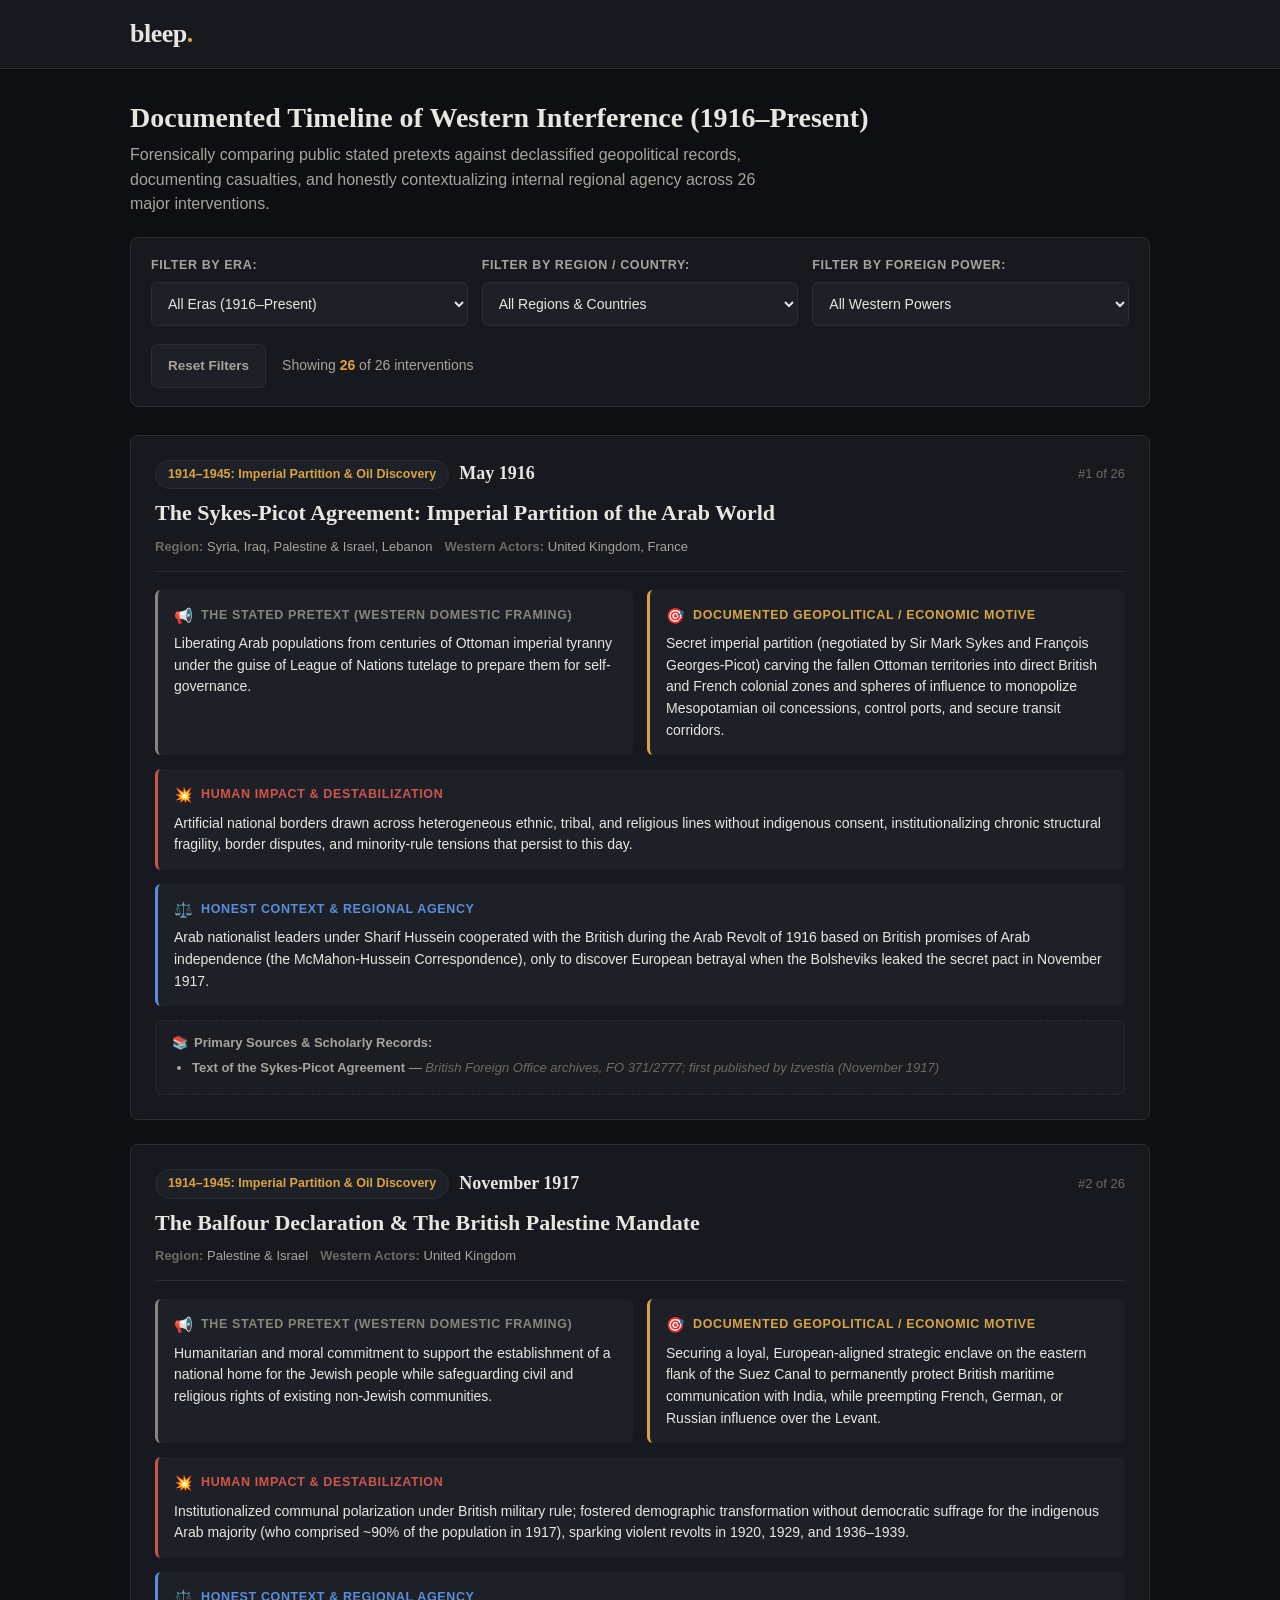
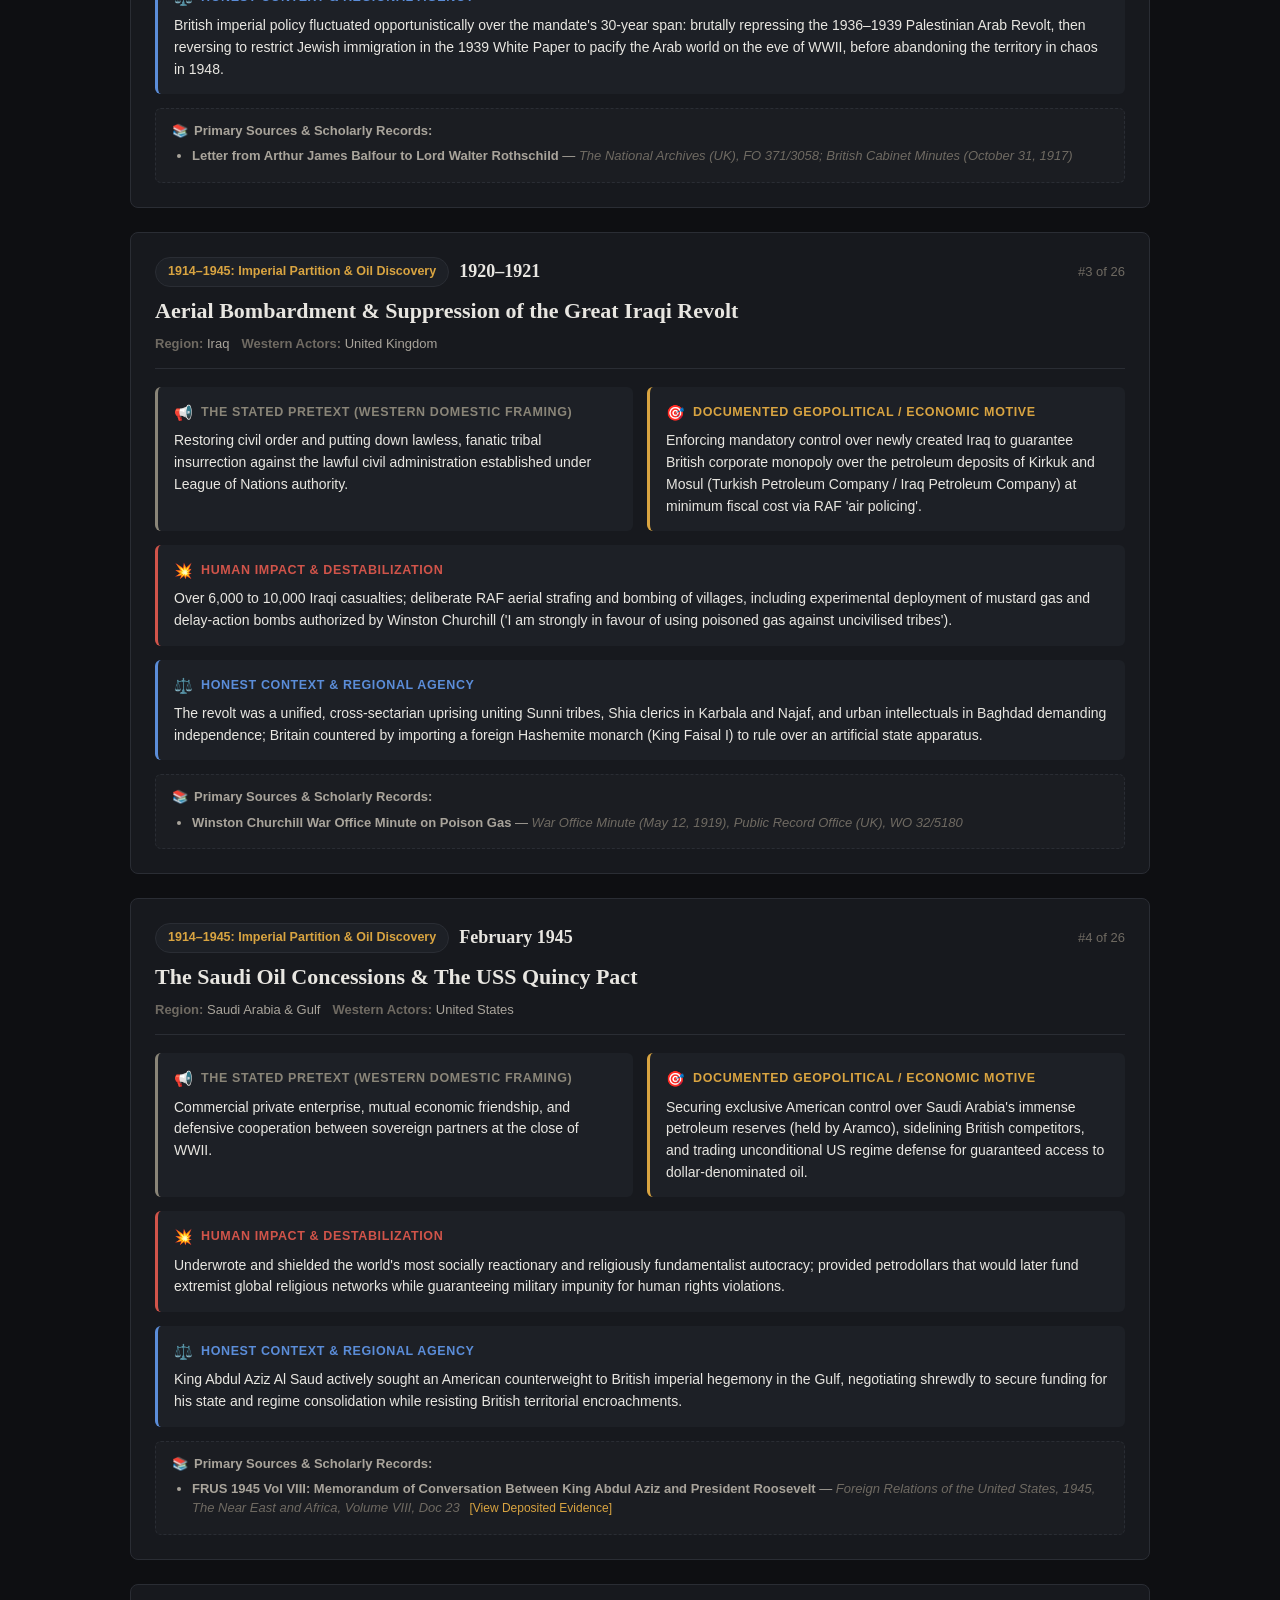
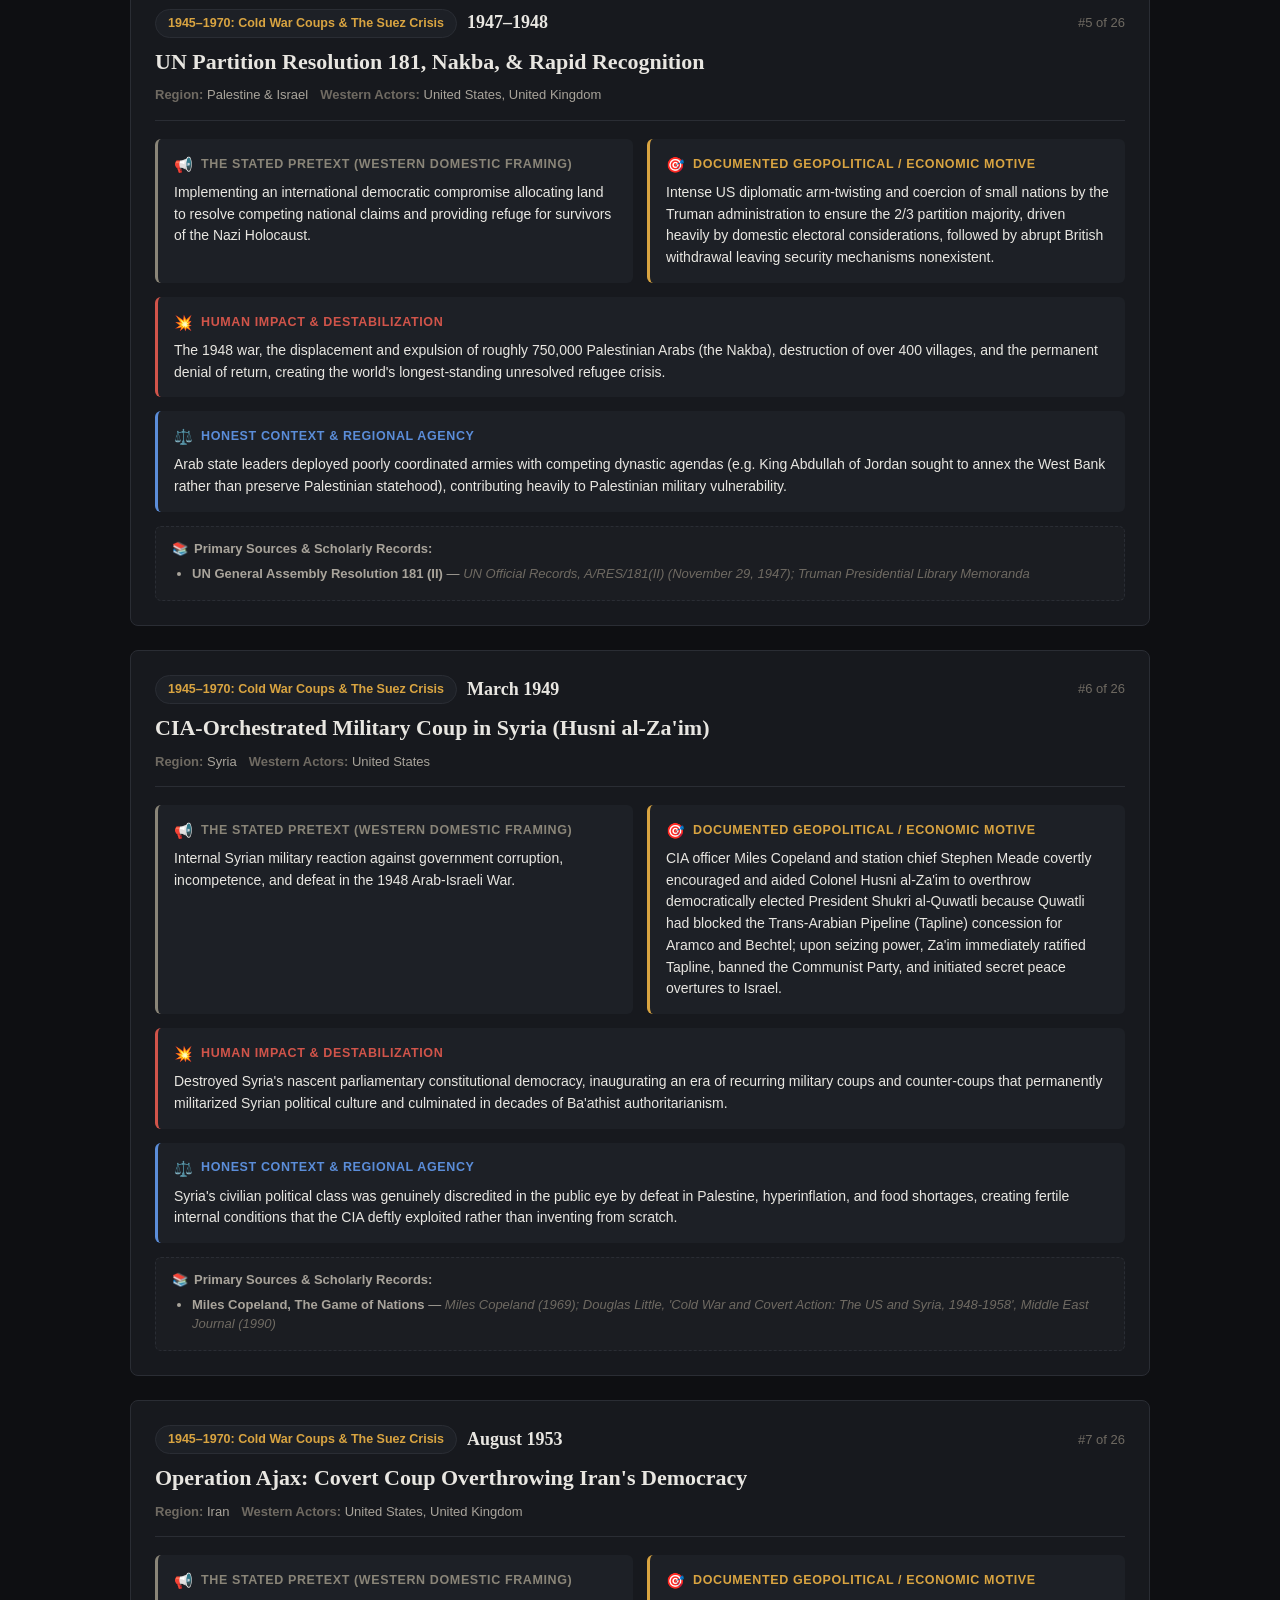
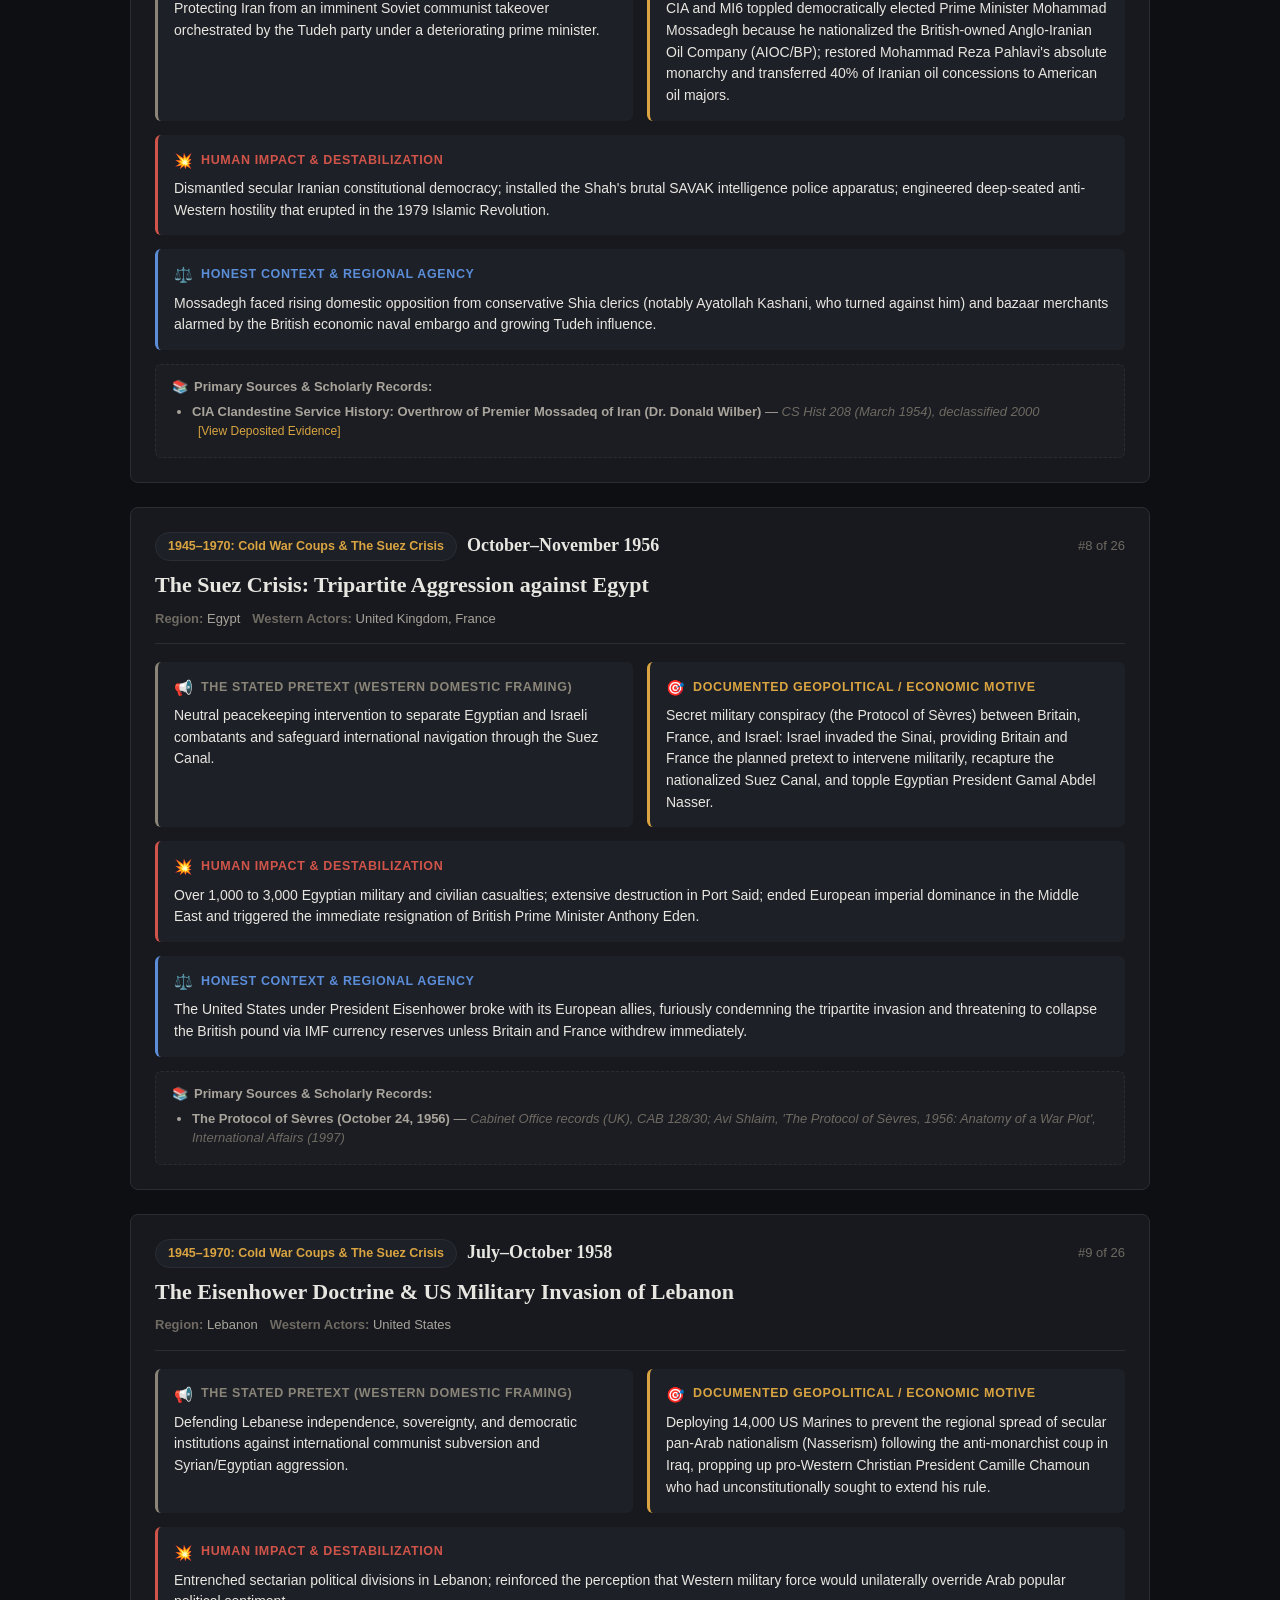
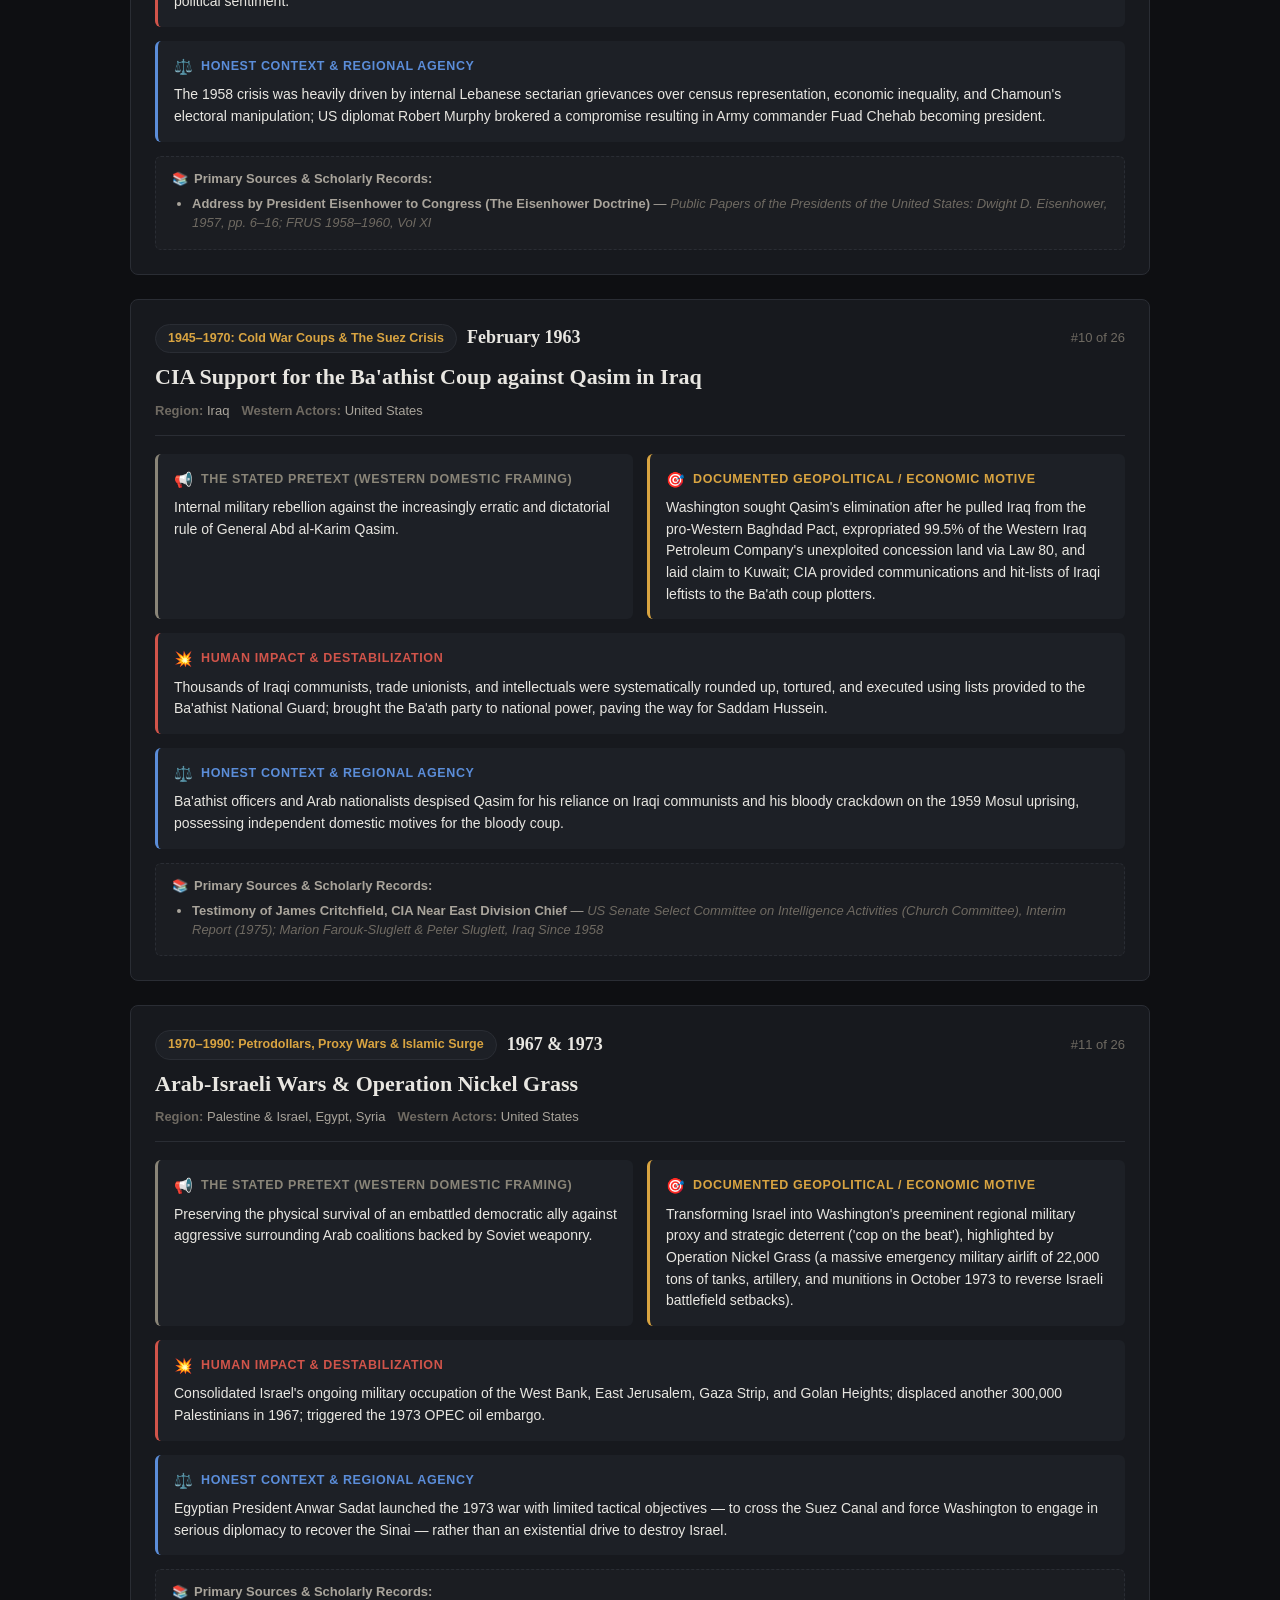
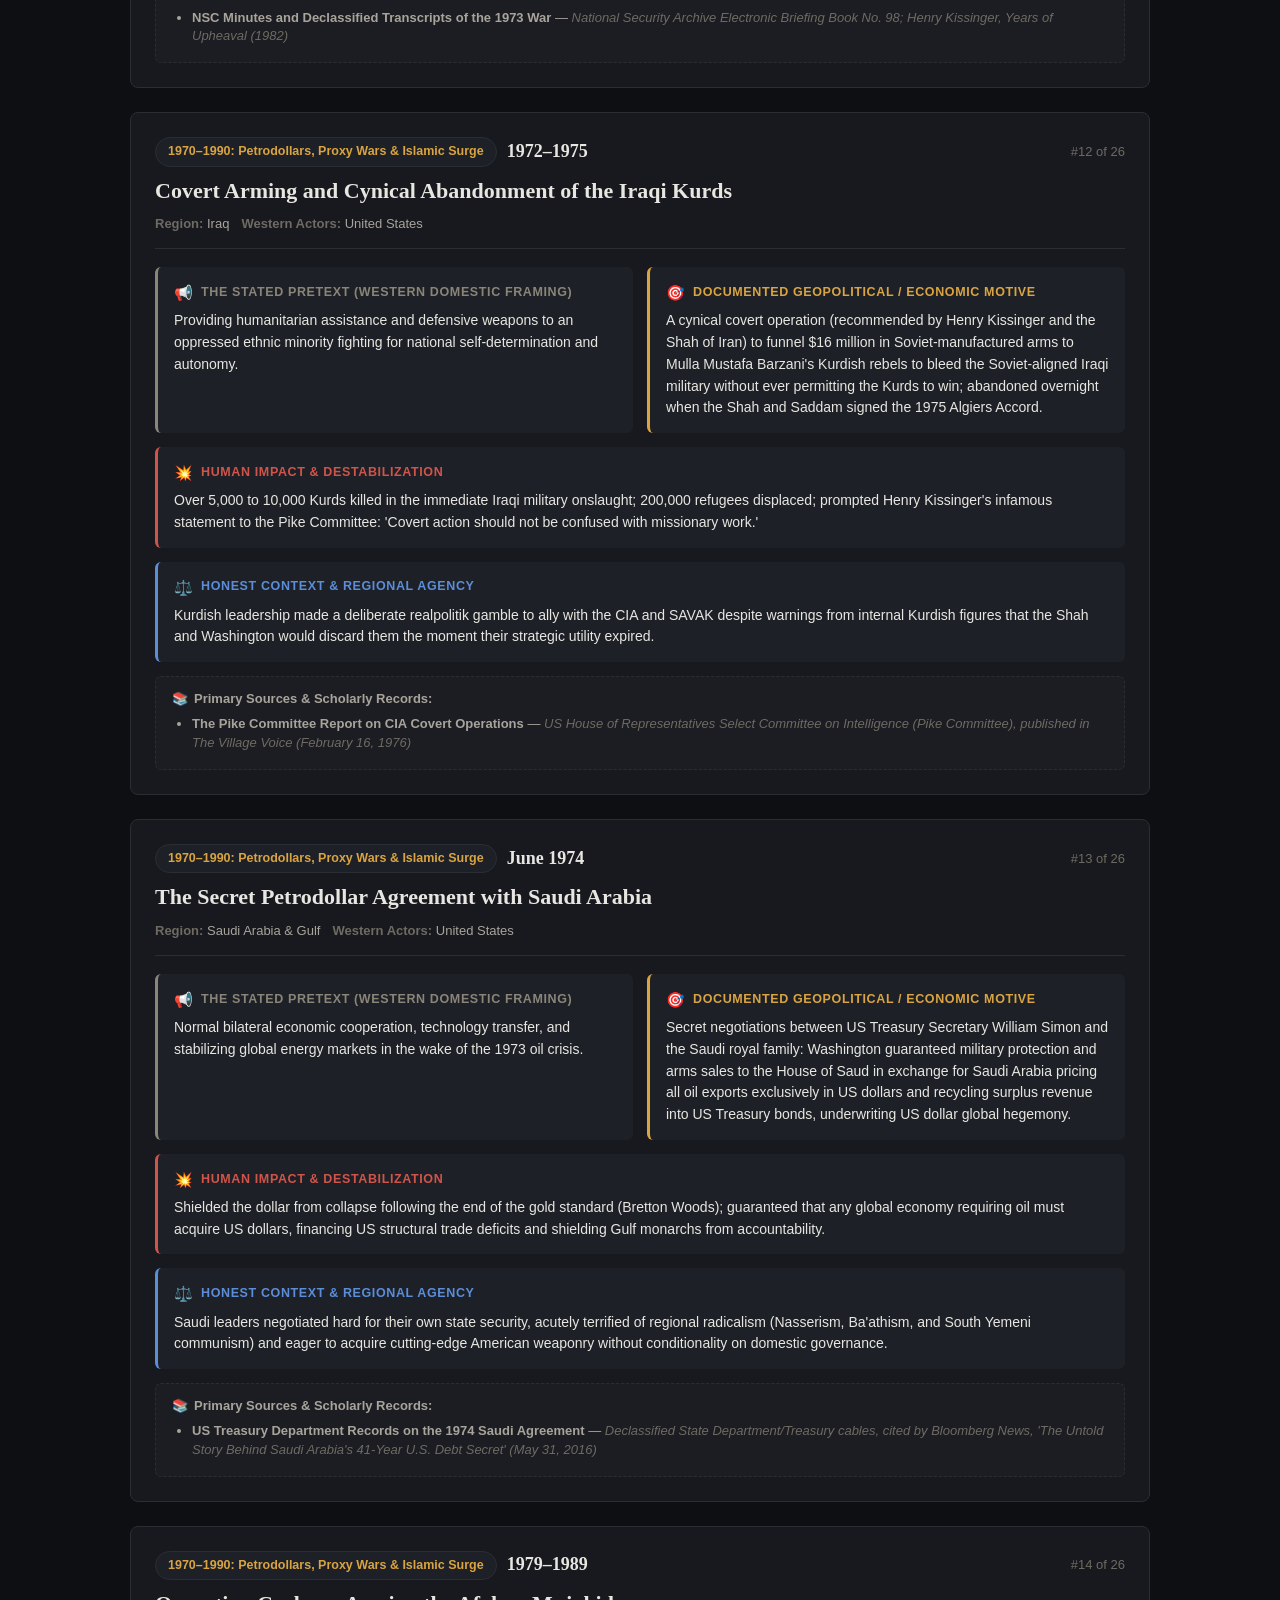
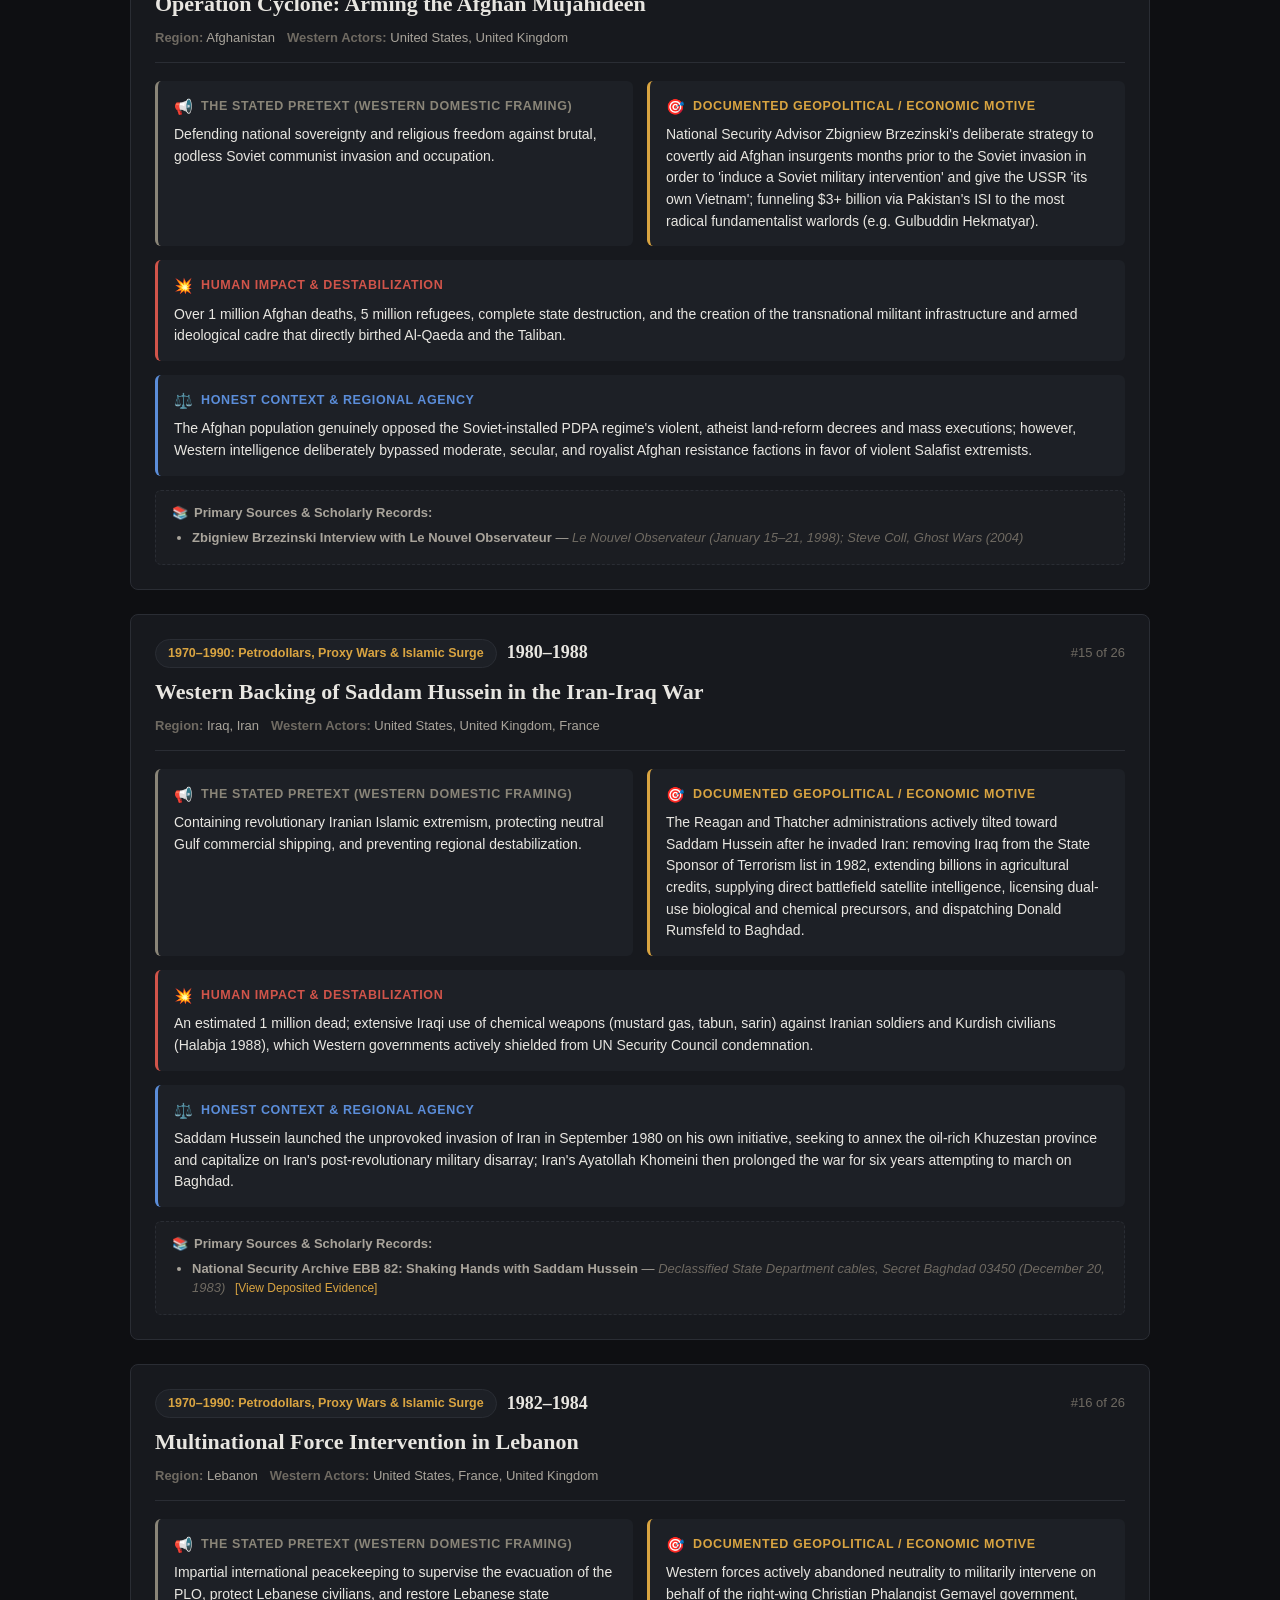
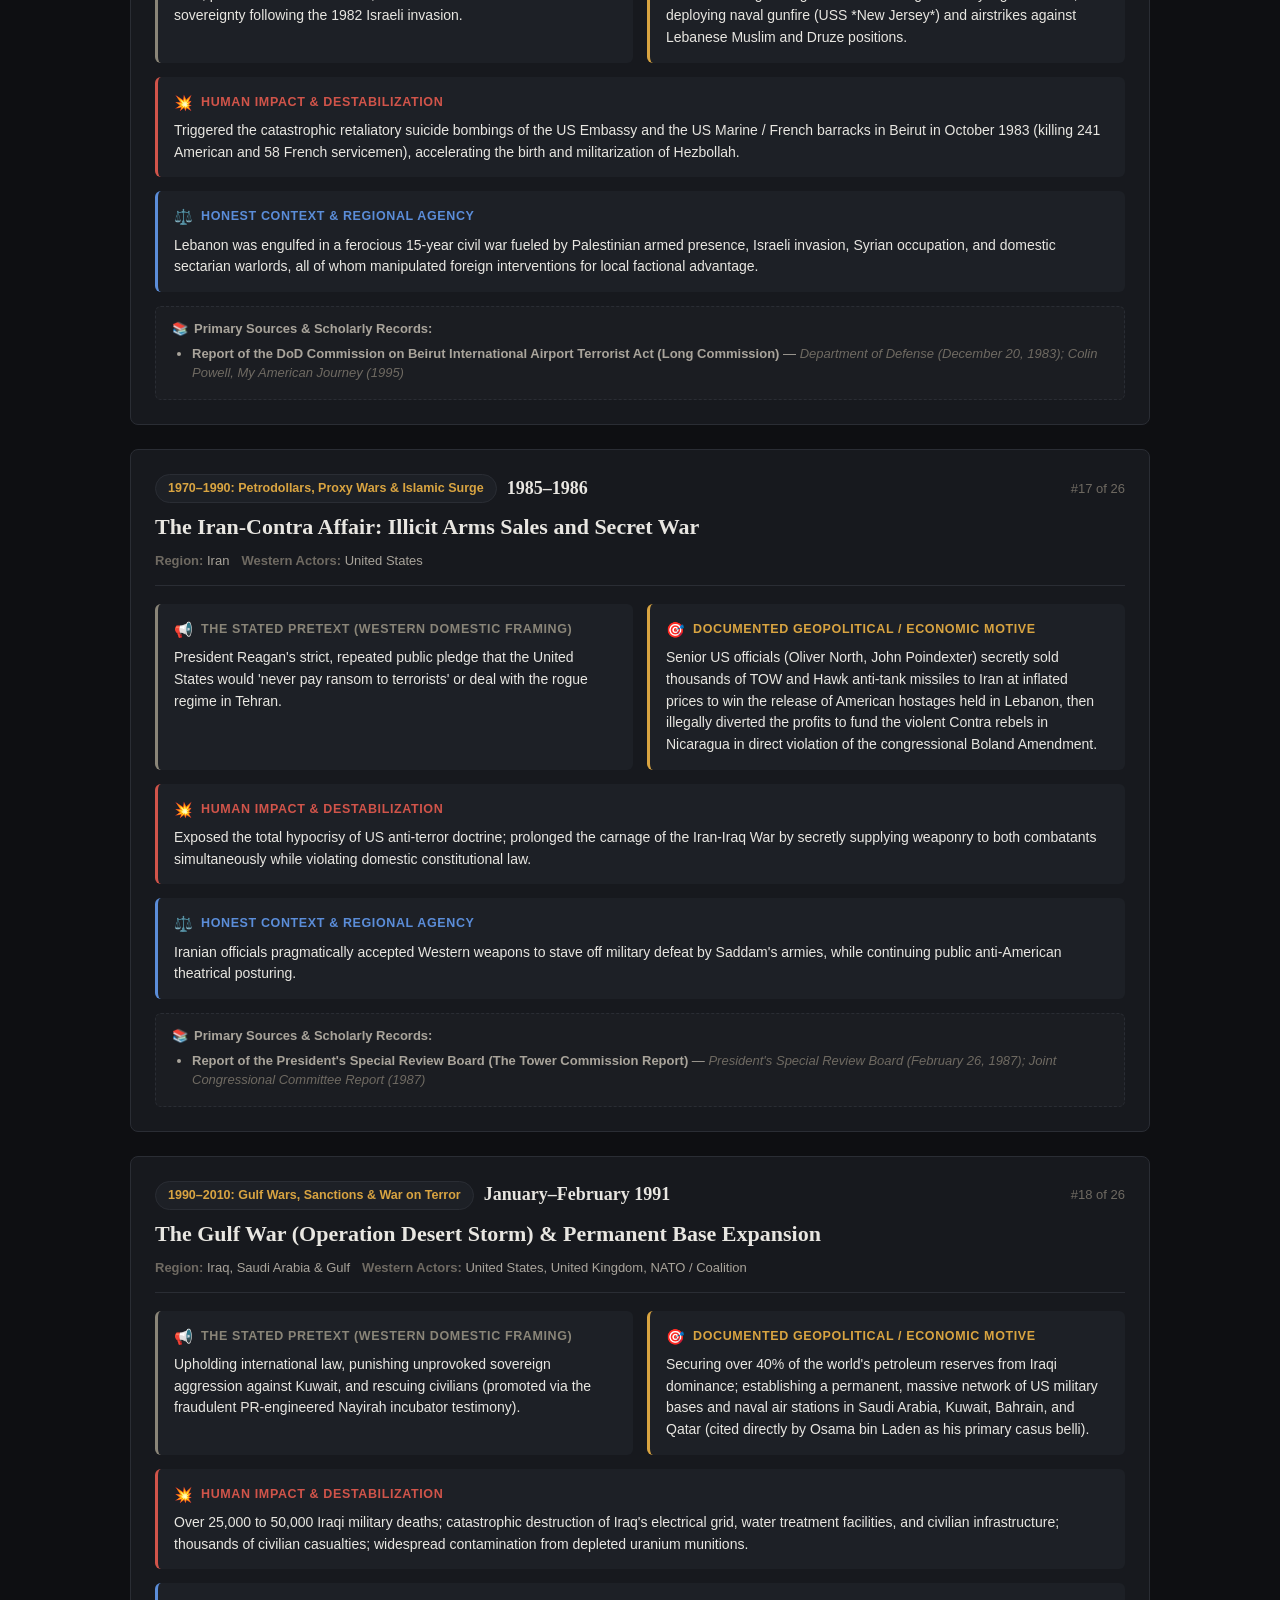
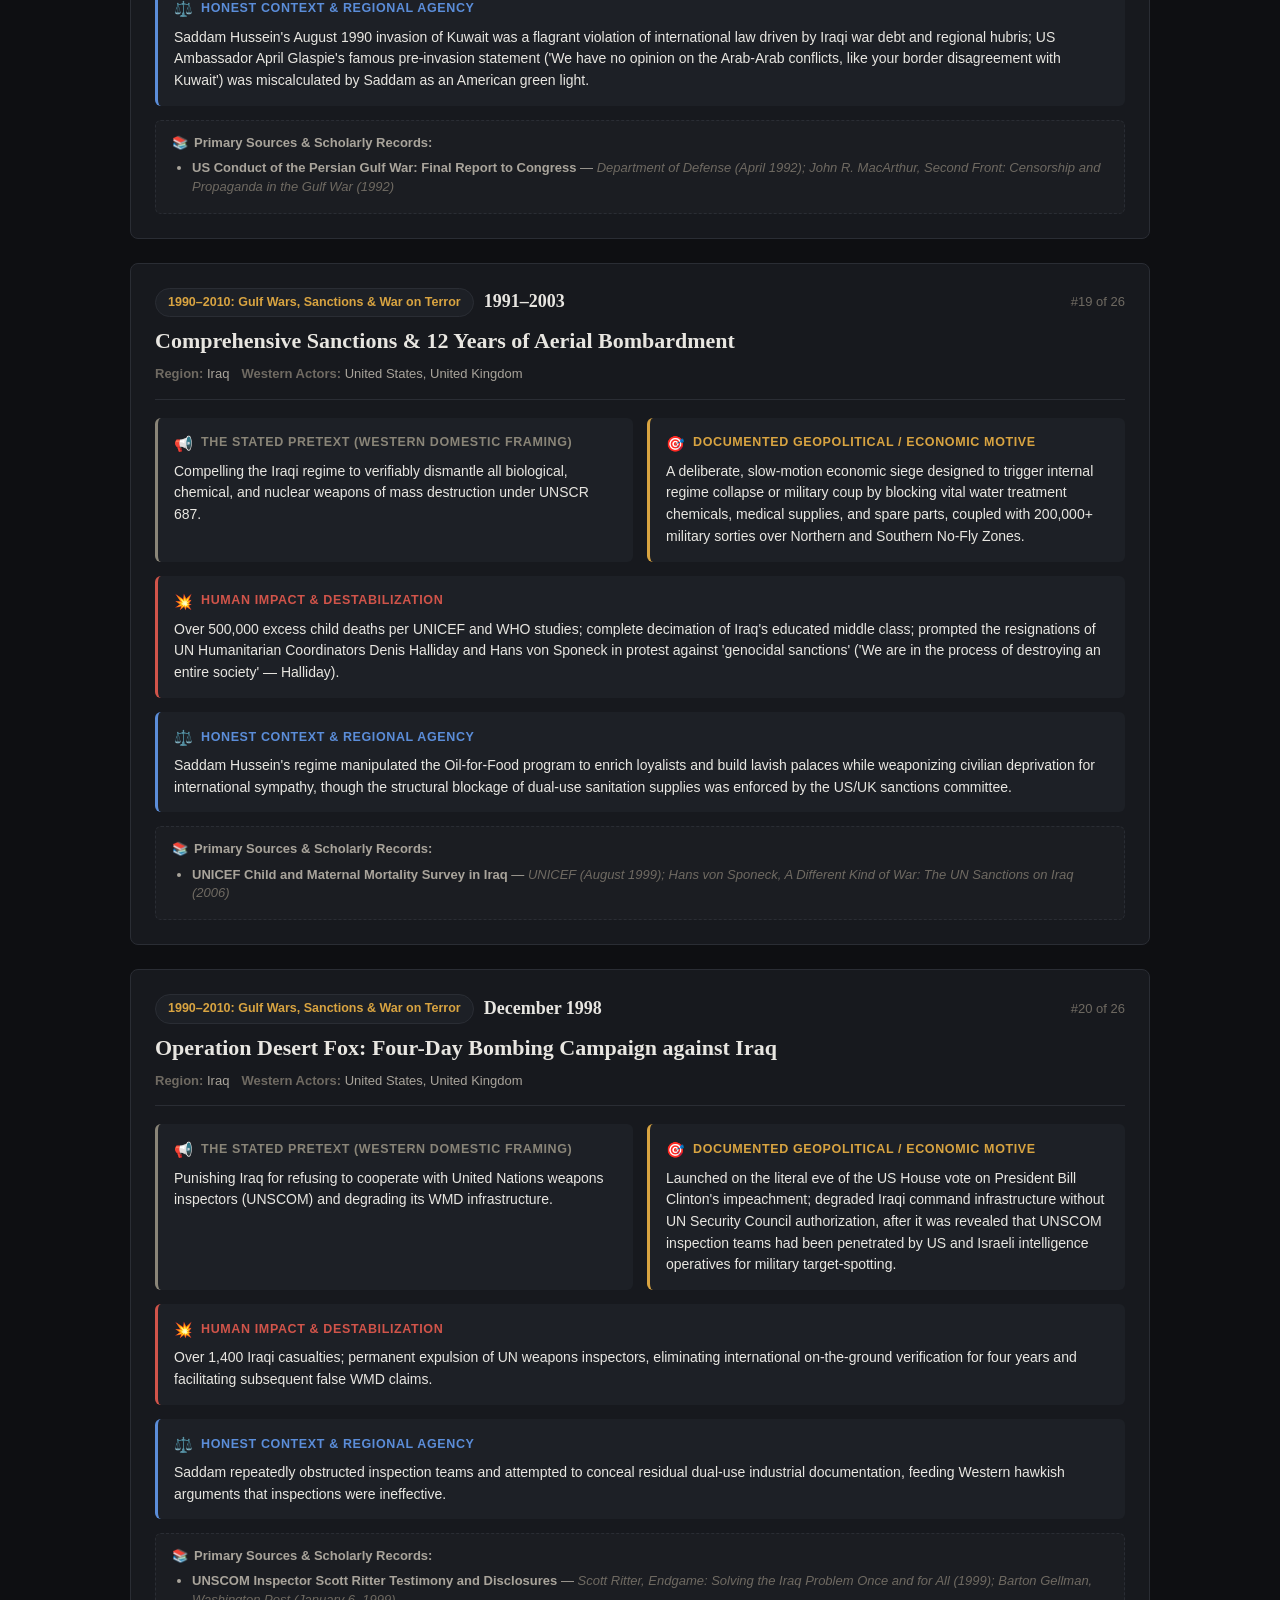
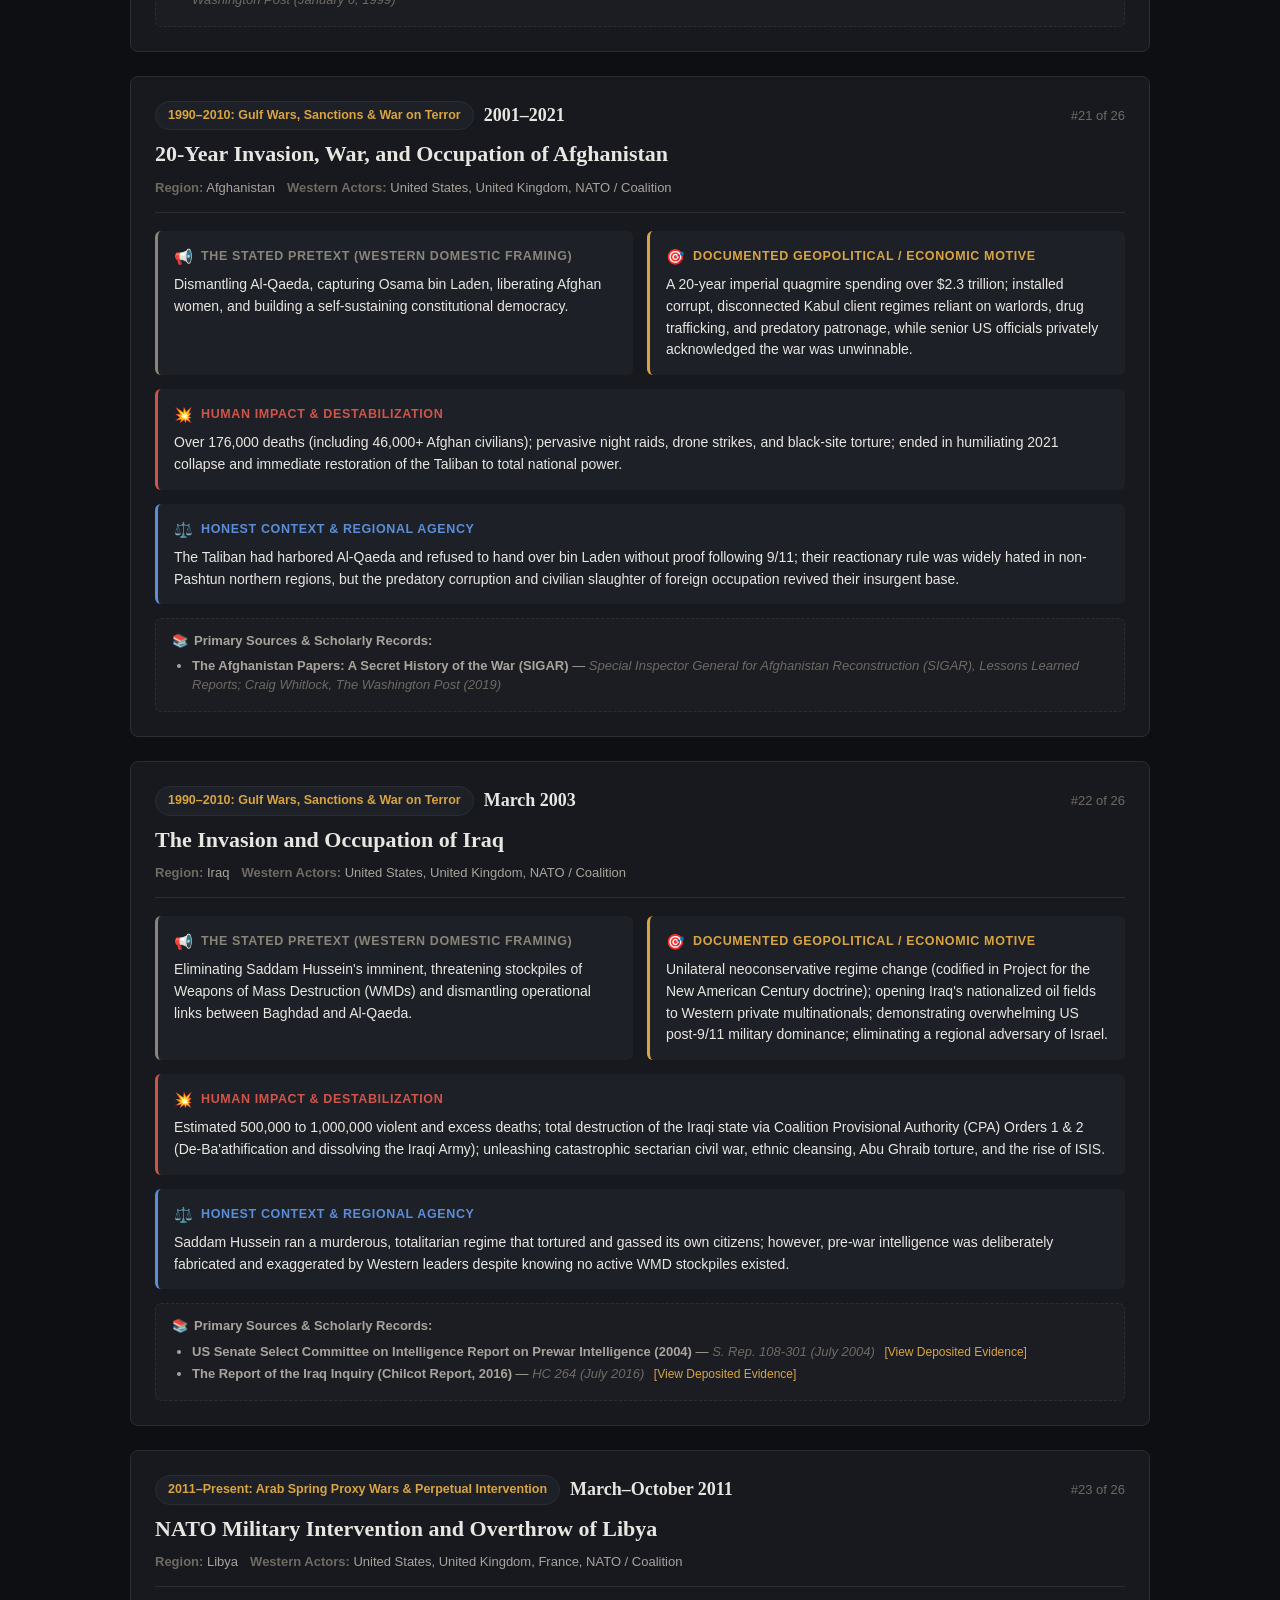
<file: r/western-interference-middle-east-timeline/index.html>
<!doctype html>
<html lang="en-GB">
<head>
  <meta charset="utf-8">
  <meta name="viewport" content="width=device-width, initial-scale=1">
  <title>Bleep — What is the complete documented timeline of Western interference in the Middle East?</title>
  <meta name="description" content="Middle East instability is not caused by &#34;ancient hatreds&#34;: it is the documented product of a century of Western intervention. From the 1916 Sykes-Picot border carve-up and the 1953 CIA/MI6 coup in Iran to the 2003 Iraq War and Syrian proxy pipelines, Western powers overthrew democratic reformers, armed reactionary autocrats, cultivated radical jihadists, and destroyed state institutions to monopolize oil concessions and currency hegemony. Having engineered this chaos, Western politicians now blame the victims to justify perpetual military presence. Full declassified records: https://bleep.fyi/r/western-interference-middle-east-timeline">
  <link rel="stylesheet" href="/static/bleep.css">
  <link rel="icon" href="data:image/svg+xml,<svg xmlns='http://www.w3.org/2000/svg' viewBox='0 0 100 100'><text y='.9em' font-size='90'>◼</text></svg>">
</head>
<body>
  <header class="masthead">
    <div class="wrap masthead-inner">
      <a class="brand" href="/">bleep<span class="brand-dot">.</span></a>
    </div>
  </header>
  <main class="wrap">
    





<section class="timeline-section" id="timeline-section" aria-label="Timeline of Western Middle East Interference">
  <div class="timeline-header">
    <div class="timeline-heading-wrap">
      <h2 class="timeline-heading">Documented Timeline of Western Interference (1916–Present)</h2>
      <p class="timeline-subheading">
        Forensically comparing public stated pretexts against declassified geopolitical records, documenting casualties, and honestly contextualizing internal regional agency across 26 major interventions.
      </p>
    </div>

    <!-- Filter Bar (JS-enabled multi-criteria filtering; inert/graceful in no-JS) -->
    <div class="timeline-filters" id="timeline-filters">
      <div class="filter-group">
        <label for="filter-era" class="filter-label">Filter by Era:</label>
        <select id="filter-era" class="filter-select">
          <option value="all">All Eras (1916–Present)</option>
          <option value="era-1">1914–1945: Imperial Partition & Oil Discovery</option>
          <option value="era-2">1945–1970: Cold War Coups & The Suez Crisis</option>
          <option value="era-3">1970–1990: Petrodollars, Proxy Wars & Islamic Surge</option>
          <option value="era-4">1990–2010: Gulf Wars, Sanctions & War on Terror</option>
          <option value="era-5">2011–Present: Arab Spring Proxy Wars & Perpetual Intervention</option>
        </select>
      </div>

      <div class="filter-group">
        <label for="filter-country" class="filter-label">Filter by Region / Country:</label>
        <select id="filter-country" class="filter-select">
          <option value="all">All Regions & Countries</option>
          <option value="Iran">Iran</option>
          <option value="Iraq">Iraq</option>
          <option value="Saudi Arabia & Gulf">Saudi Arabia & Gulf</option>
          <option value="Palestine & Israel">Palestine & Israel</option>
          <option value="Egypt">Egypt</option>
          <option value="Syria">Syria</option>
          <option value="Libya">Libya</option>
          <option value="Yemen">Yemen</option>
          <option value="Afghanistan">Afghanistan</option>
          <option value="Lebanon">Lebanon</option>
        </select>
      </div>

      <div class="filter-group">
        <label for="filter-power" class="filter-label">Filter by Foreign Power:</label>
        <select id="filter-power" class="filter-select">
          <option value="all">All Western Powers</option>
          <option value="United States">United States</option>
          <option value="United Kingdom">United Kingdom</option>
          <option value="France">France</option>
          <option value="NATO / Coalition">NATO / Coalition</option>
        </select>
      </div>

      <div class="filter-actions">
        <button type="button" id="timeline-filter-reset" class="filter-reset-btn">Reset Filters</button>
        <span class="timeline-count-badge" id="timeline-count-badge">
          Showing <strong id="timeline-visible-count">26</strong> of 26 interventions
        </span>
      </div>
    </div>
  </div>

  <!-- Timeline Event Stream -->
  <div class="timeline-stream" id="timeline-stream">
    
    <article class="timeline-card" 
             id="event-sykes-picot-1916" 
             data-era="era-1" 
             data-countries="Syria,Iraq,Palestine &amp; Israel,Lebanon"
             data-powers="United Kingdom,France">
      
      <div class="timeline-card-header">
        <div class="timeline-meta-bar">
          <span class="timeline-era-pill">1914–1945: Imperial Partition &amp; Oil Discovery</span>
          <span class="timeline-date-tag">May 1916</span>
          <span class="timeline-index-tag">#1 of 26</span>
        </div>
        <h3 class="timeline-event-title">The Sykes-Picot Agreement: Imperial Partition of the Arab World</h3>
        <div class="timeline-tags">
          <span class="meta-tag tag-country"><strong>Region:</strong> Syria, Iraq, Palestine &amp; Israel, Lebanon</span>
          <span class="meta-tag tag-power"><strong>Western Actors:</strong> United Kingdom, France</span>
        </div>
      </div>

      <!-- Dual Callout Architecture: Stated Pretext vs Documented Reality -->
      <div class="timeline-dual-grid">
        <div class="timeline-callout callout-pretext">
          <div class="callout-header">
            <span class="callout-icon" aria-hidden="true">📢</span>
            <span class="callout-title">The Stated Pretext (Western Domestic Framing)</span>
          </div>
          <p class="callout-body">Liberating Arab populations from centuries of Ottoman imperial tyranny under the guise of League of Nations tutelage to prepare them for self-governance.</p>
        </div>

        <div class="timeline-callout callout-reality">
          <div class="callout-header">
            <span class="callout-icon" aria-hidden="true">🎯</span>
            <span class="callout-title">Documented Geopolitical / Economic Motive</span>
          </div>
          <p class="callout-body">Secret imperial partition (negotiated by Sir Mark Sykes and François Georges-Picot) carving the fallen Ottoman territories into direct British and French colonial zones and spheres of influence to monopolize Mesopotamian oil concessions, control ports, and secure transit corridors.</p>
        </div>
      </div>

      <!-- Human Toll & Regional Impact -->
      <div class="timeline-callout callout-impact">
        <div class="callout-header">
          <span class="callout-icon" aria-hidden="true">💥</span>
          <span class="callout-title">Human Impact & Destabilization</span>
        </div>
        <p class="callout-body">Artificial national borders drawn across heterogeneous ethnic, tribal, and religious lines without indigenous consent, institutionalizing chronic structural fragility, border disputes, and minority-rule tensions that persist to this day.</p>
      </div>

      <!-- Honest Nuance & Regional Agency -->
      <div class="timeline-callout callout-nuance">
        <div class="callout-header">
          <span class="callout-icon" aria-hidden="true">⚖️</span>
          <span class="callout-title">Honest Context & Regional Agency</span>
        </div>
        <p class="callout-body">Arab nationalist leaders under Sharif Hussein cooperated with the British during the Arab Revolt of 1916 based on British promises of Arab independence (the McMahon-Hussein Correspondence), only to discover European betrayal when the Bolsheviks leaked the secret pact in November 1917.</p>
      </div>

      <!-- Verifiable Sources & Archives -->
      
      <div class="timeline-sources-box">
        <div class="sources-title">
          <span class="sources-icon" aria-hidden="true">📚</span>
          <span>Primary Sources & Scholarly Records:</span>
        </div>
        <ul class="timeline-sources-list">
          
          <li>
            
            <strong>Text of the Sykes-Picot Agreement</strong>
            
             — <span class="source-citation">British Foreign Office archives, FO 371/2777; first published by Izvestia (November 1917)</span>
            
          </li>
          
        </ul>
      </div>
      

    </article>
    
    <article class="timeline-card" 
             id="event-balfour-declaration-1917" 
             data-era="era-1" 
             data-countries="Palestine &amp; Israel"
             data-powers="United Kingdom">
      
      <div class="timeline-card-header">
        <div class="timeline-meta-bar">
          <span class="timeline-era-pill">1914–1945: Imperial Partition &amp; Oil Discovery</span>
          <span class="timeline-date-tag">November 1917</span>
          <span class="timeline-index-tag">#2 of 26</span>
        </div>
        <h3 class="timeline-event-title">The Balfour Declaration &amp; The British Palestine Mandate</h3>
        <div class="timeline-tags">
          <span class="meta-tag tag-country"><strong>Region:</strong> Palestine &amp; Israel</span>
          <span class="meta-tag tag-power"><strong>Western Actors:</strong> United Kingdom</span>
        </div>
      </div>

      <!-- Dual Callout Architecture: Stated Pretext vs Documented Reality -->
      <div class="timeline-dual-grid">
        <div class="timeline-callout callout-pretext">
          <div class="callout-header">
            <span class="callout-icon" aria-hidden="true">📢</span>
            <span class="callout-title">The Stated Pretext (Western Domestic Framing)</span>
          </div>
          <p class="callout-body">Humanitarian and moral commitment to support the establishment of a national home for the Jewish people while safeguarding civil and religious rights of existing non-Jewish communities.</p>
        </div>

        <div class="timeline-callout callout-reality">
          <div class="callout-header">
            <span class="callout-icon" aria-hidden="true">🎯</span>
            <span class="callout-title">Documented Geopolitical / Economic Motive</span>
          </div>
          <p class="callout-body">Securing a loyal, European-aligned strategic enclave on the eastern flank of the Suez Canal to permanently protect British maritime communication with India, while preempting French, German, or Russian influence over the Levant.</p>
        </div>
      </div>

      <!-- Human Toll & Regional Impact -->
      <div class="timeline-callout callout-impact">
        <div class="callout-header">
          <span class="callout-icon" aria-hidden="true">💥</span>
          <span class="callout-title">Human Impact & Destabilization</span>
        </div>
        <p class="callout-body">Institutionalized communal polarization under British military rule; fostered demographic transformation without democratic suffrage for the indigenous Arab majority (who comprised ~90% of the population in 1917), sparking violent revolts in 1920, 1929, and 1936–1939.</p>
      </div>

      <!-- Honest Nuance & Regional Agency -->
      <div class="timeline-callout callout-nuance">
        <div class="callout-header">
          <span class="callout-icon" aria-hidden="true">⚖️</span>
          <span class="callout-title">Honest Context & Regional Agency</span>
        </div>
        <p class="callout-body">British imperial policy fluctuated opportunistically over the mandate&#39;s 30-year span: brutally repressing the 1936–1939 Palestinian Arab Revolt, then reversing to restrict Jewish immigration in the 1939 White Paper to pacify the Arab world on the eve of WWII, before abandoning the territory in chaos in 1948.</p>
      </div>

      <!-- Verifiable Sources & Archives -->
      
      <div class="timeline-sources-box">
        <div class="sources-title">
          <span class="sources-icon" aria-hidden="true">📚</span>
          <span>Primary Sources & Scholarly Records:</span>
        </div>
        <ul class="timeline-sources-list">
          
          <li>
            
            <strong>Letter from Arthur James Balfour to Lord Walter Rothschild</strong>
            
             — <span class="source-citation">The National Archives (UK), FO 371/3058; British Cabinet Minutes (October 31, 1917)</span>
            
          </li>
          
        </ul>
      </div>
      

    </article>
    
    <article class="timeline-card" 
             id="event-iraq-revolt-bombardment-1920" 
             data-era="era-1" 
             data-countries="Iraq"
             data-powers="United Kingdom">
      
      <div class="timeline-card-header">
        <div class="timeline-meta-bar">
          <span class="timeline-era-pill">1914–1945: Imperial Partition &amp; Oil Discovery</span>
          <span class="timeline-date-tag">1920–1921</span>
          <span class="timeline-index-tag">#3 of 26</span>
        </div>
        <h3 class="timeline-event-title">Aerial Bombardment &amp; Suppression of the Great Iraqi Revolt</h3>
        <div class="timeline-tags">
          <span class="meta-tag tag-country"><strong>Region:</strong> Iraq</span>
          <span class="meta-tag tag-power"><strong>Western Actors:</strong> United Kingdom</span>
        </div>
      </div>

      <!-- Dual Callout Architecture: Stated Pretext vs Documented Reality -->
      <div class="timeline-dual-grid">
        <div class="timeline-callout callout-pretext">
          <div class="callout-header">
            <span class="callout-icon" aria-hidden="true">📢</span>
            <span class="callout-title">The Stated Pretext (Western Domestic Framing)</span>
          </div>
          <p class="callout-body">Restoring civil order and putting down lawless, fanatic tribal insurrection against the lawful civil administration established under League of Nations authority.</p>
        </div>

        <div class="timeline-callout callout-reality">
          <div class="callout-header">
            <span class="callout-icon" aria-hidden="true">🎯</span>
            <span class="callout-title">Documented Geopolitical / Economic Motive</span>
          </div>
          <p class="callout-body">Enforcing mandatory control over newly created Iraq to guarantee British corporate monopoly over the petroleum deposits of Kirkuk and Mosul (Turkish Petroleum Company / Iraq Petroleum Company) at minimum fiscal cost via RAF &#39;air policing&#39;.</p>
        </div>
      </div>

      <!-- Human Toll & Regional Impact -->
      <div class="timeline-callout callout-impact">
        <div class="callout-header">
          <span class="callout-icon" aria-hidden="true">💥</span>
          <span class="callout-title">Human Impact & Destabilization</span>
        </div>
        <p class="callout-body">Over 6,000 to 10,000 Iraqi casualties; deliberate RAF aerial strafing and bombing of villages, including experimental deployment of mustard gas and delay-action bombs authorized by Winston Churchill (&#39;I am strongly in favour of using poisoned gas against uncivilised tribes&#39;).</p>
      </div>

      <!-- Honest Nuance & Regional Agency -->
      <div class="timeline-callout callout-nuance">
        <div class="callout-header">
          <span class="callout-icon" aria-hidden="true">⚖️</span>
          <span class="callout-title">Honest Context & Regional Agency</span>
        </div>
        <p class="callout-body">The revolt was a unified, cross-sectarian uprising uniting Sunni tribes, Shia clerics in Karbala and Najaf, and urban intellectuals in Baghdad demanding independence; Britain countered by importing a foreign Hashemite monarch (King Faisal I) to rule over an artificial state apparatus.</p>
      </div>

      <!-- Verifiable Sources & Archives -->
      
      <div class="timeline-sources-box">
        <div class="sources-title">
          <span class="sources-icon" aria-hidden="true">📚</span>
          <span>Primary Sources & Scholarly Records:</span>
        </div>
        <ul class="timeline-sources-list">
          
          <li>
            
            <strong>Winston Churchill War Office Minute on Poison Gas</strong>
            
             — <span class="source-citation">War Office Minute (May 12, 1919), Public Record Office (UK), WO 32/5180</span>
            
          </li>
          
        </ul>
      </div>
      

    </article>
    
    <article class="timeline-card" 
             id="event-quincy-pact-1945" 
             data-era="era-1" 
             data-countries="Saudi Arabia &amp; Gulf"
             data-powers="United States">
      
      <div class="timeline-card-header">
        <div class="timeline-meta-bar">
          <span class="timeline-era-pill">1914–1945: Imperial Partition &amp; Oil Discovery</span>
          <span class="timeline-date-tag">February 1945</span>
          <span class="timeline-index-tag">#4 of 26</span>
        </div>
        <h3 class="timeline-event-title">The Saudi Oil Concessions &amp; The USS Quincy Pact</h3>
        <div class="timeline-tags">
          <span class="meta-tag tag-country"><strong>Region:</strong> Saudi Arabia &amp; Gulf</span>
          <span class="meta-tag tag-power"><strong>Western Actors:</strong> United States</span>
        </div>
      </div>

      <!-- Dual Callout Architecture: Stated Pretext vs Documented Reality -->
      <div class="timeline-dual-grid">
        <div class="timeline-callout callout-pretext">
          <div class="callout-header">
            <span class="callout-icon" aria-hidden="true">📢</span>
            <span class="callout-title">The Stated Pretext (Western Domestic Framing)</span>
          </div>
          <p class="callout-body">Commercial private enterprise, mutual economic friendship, and defensive cooperation between sovereign partners at the close of WWII.</p>
        </div>

        <div class="timeline-callout callout-reality">
          <div class="callout-header">
            <span class="callout-icon" aria-hidden="true">🎯</span>
            <span class="callout-title">Documented Geopolitical / Economic Motive</span>
          </div>
          <p class="callout-body">Securing exclusive American control over Saudi Arabia&#39;s immense petroleum reserves (held by Aramco), sidelining British competitors, and trading unconditional US regime defense for guaranteed access to dollar-denominated oil.</p>
        </div>
      </div>

      <!-- Human Toll & Regional Impact -->
      <div class="timeline-callout callout-impact">
        <div class="callout-header">
          <span class="callout-icon" aria-hidden="true">💥</span>
          <span class="callout-title">Human Impact & Destabilization</span>
        </div>
        <p class="callout-body">Underwrote and shielded the world&#39;s most socially reactionary and religiously fundamentalist autocracy; provided petrodollars that would later fund extremist global religious networks while guaranteeing military impunity for human rights violations.</p>
      </div>

      <!-- Honest Nuance & Regional Agency -->
      <div class="timeline-callout callout-nuance">
        <div class="callout-header">
          <span class="callout-icon" aria-hidden="true">⚖️</span>
          <span class="callout-title">Honest Context & Regional Agency</span>
        </div>
        <p class="callout-body">King Abdul Aziz Al Saud actively sought an American counterweight to British imperial hegemony in the Gulf, negotiating shrewdly to secure funding for his state and regime consolidation while resisting British territorial encroachments.</p>
      </div>

      <!-- Verifiable Sources & Archives -->
      
      <div class="timeline-sources-box">
        <div class="sources-title">
          <span class="sources-icon" aria-hidden="true">📚</span>
          <span>Primary Sources & Scholarly Records:</span>
        </div>
        <ul class="timeline-sources-list">
          
          <li>
            
            <strong>FRUS 1945 Vol VIII: Memorandum of Conversation Between King Abdul Aziz and President Roosevelt</strong>
            
             — <span class="source-citation">Foreign Relations of the United States, 1945, The Near East and Africa, Volume VIII, Doc 23</span>
            
            <a href="evidence/frus-1945-near-east-quincy-meeting.html" class="source-evidence-badge" target="_blank">[View Deposited Evidence]</a>
            
          </li>
          
        </ul>
      </div>
      

    </article>
    
    <article class="timeline-card" 
             id="event-un-partition-nakba-1947-1948" 
             data-era="era-2" 
             data-countries="Palestine &amp; Israel"
             data-powers="United States,United Kingdom">
      
      <div class="timeline-card-header">
        <div class="timeline-meta-bar">
          <span class="timeline-era-pill">1945–1970: Cold War Coups &amp; The Suez Crisis</span>
          <span class="timeline-date-tag">1947–1948</span>
          <span class="timeline-index-tag">#5 of 26</span>
        </div>
        <h3 class="timeline-event-title">UN Partition Resolution 181, Nakba, &amp; Rapid Recognition</h3>
        <div class="timeline-tags">
          <span class="meta-tag tag-country"><strong>Region:</strong> Palestine &amp; Israel</span>
          <span class="meta-tag tag-power"><strong>Western Actors:</strong> United States, United Kingdom</span>
        </div>
      </div>

      <!-- Dual Callout Architecture: Stated Pretext vs Documented Reality -->
      <div class="timeline-dual-grid">
        <div class="timeline-callout callout-pretext">
          <div class="callout-header">
            <span class="callout-icon" aria-hidden="true">📢</span>
            <span class="callout-title">The Stated Pretext (Western Domestic Framing)</span>
          </div>
          <p class="callout-body">Implementing an international democratic compromise allocating land to resolve competing national claims and providing refuge for survivors of the Nazi Holocaust.</p>
        </div>

        <div class="timeline-callout callout-reality">
          <div class="callout-header">
            <span class="callout-icon" aria-hidden="true">🎯</span>
            <span class="callout-title">Documented Geopolitical / Economic Motive</span>
          </div>
          <p class="callout-body">Intense US diplomatic arm-twisting and coercion of small nations by the Truman administration to ensure the 2/3 partition majority, driven heavily by domestic electoral considerations, followed by abrupt British withdrawal leaving security mechanisms nonexistent.</p>
        </div>
      </div>

      <!-- Human Toll & Regional Impact -->
      <div class="timeline-callout callout-impact">
        <div class="callout-header">
          <span class="callout-icon" aria-hidden="true">💥</span>
          <span class="callout-title">Human Impact & Destabilization</span>
        </div>
        <p class="callout-body">The 1948 war, the displacement and expulsion of roughly 750,000 Palestinian Arabs (the Nakba), destruction of over 400 villages, and the permanent denial of return, creating the world&#39;s longest-standing unresolved refugee crisis.</p>
      </div>

      <!-- Honest Nuance & Regional Agency -->
      <div class="timeline-callout callout-nuance">
        <div class="callout-header">
          <span class="callout-icon" aria-hidden="true">⚖️</span>
          <span class="callout-title">Honest Context & Regional Agency</span>
        </div>
        <p class="callout-body">Arab state leaders deployed poorly coordinated armies with competing dynastic agendas (e.g. King Abdullah of Jordan sought to annex the West Bank rather than preserve Palestinian statehood), contributing heavily to Palestinian military vulnerability.</p>
      </div>

      <!-- Verifiable Sources & Archives -->
      
      <div class="timeline-sources-box">
        <div class="sources-title">
          <span class="sources-icon" aria-hidden="true">📚</span>
          <span>Primary Sources & Scholarly Records:</span>
        </div>
        <ul class="timeline-sources-list">
          
          <li>
            
            <strong>UN General Assembly Resolution 181 (II)</strong>
            
             — <span class="source-citation">UN Official Records, A/RES/181(II) (November 29, 1947); Truman Presidential Library Memoranda</span>
            
          </li>
          
        </ul>
      </div>
      

    </article>
    
    <article class="timeline-card" 
             id="event-cia-syria-coup-1949" 
             data-era="era-2" 
             data-countries="Syria"
             data-powers="United States">
      
      <div class="timeline-card-header">
        <div class="timeline-meta-bar">
          <span class="timeline-era-pill">1945–1970: Cold War Coups &amp; The Suez Crisis</span>
          <span class="timeline-date-tag">March 1949</span>
          <span class="timeline-index-tag">#6 of 26</span>
        </div>
        <h3 class="timeline-event-title">CIA-Orchestrated Military Coup in Syria (Husni al-Za&#39;im)</h3>
        <div class="timeline-tags">
          <span class="meta-tag tag-country"><strong>Region:</strong> Syria</span>
          <span class="meta-tag tag-power"><strong>Western Actors:</strong> United States</span>
        </div>
      </div>

      <!-- Dual Callout Architecture: Stated Pretext vs Documented Reality -->
      <div class="timeline-dual-grid">
        <div class="timeline-callout callout-pretext">
          <div class="callout-header">
            <span class="callout-icon" aria-hidden="true">📢</span>
            <span class="callout-title">The Stated Pretext (Western Domestic Framing)</span>
          </div>
          <p class="callout-body">Internal Syrian military reaction against government corruption, incompetence, and defeat in the 1948 Arab-Israeli War.</p>
        </div>

        <div class="timeline-callout callout-reality">
          <div class="callout-header">
            <span class="callout-icon" aria-hidden="true">🎯</span>
            <span class="callout-title">Documented Geopolitical / Economic Motive</span>
          </div>
          <p class="callout-body">CIA officer Miles Copeland and station chief Stephen Meade covertly encouraged and aided Colonel Husni al-Za&#39;im to overthrow democratically elected President Shukri al-Quwatli because Quwatli had blocked the Trans-Arabian Pipeline (Tapline) concession for Aramco and Bechtel; upon seizing power, Za&#39;im immediately ratified Tapline, banned the Communist Party, and initiated secret peace overtures to Israel.</p>
        </div>
      </div>

      <!-- Human Toll & Regional Impact -->
      <div class="timeline-callout callout-impact">
        <div class="callout-header">
          <span class="callout-icon" aria-hidden="true">💥</span>
          <span class="callout-title">Human Impact & Destabilization</span>
        </div>
        <p class="callout-body">Destroyed Syria&#39;s nascent parliamentary constitutional democracy, inaugurating an era of recurring military coups and counter-coups that permanently militarized Syrian political culture and culminated in decades of Ba&#39;athist authoritarianism.</p>
      </div>

      <!-- Honest Nuance & Regional Agency -->
      <div class="timeline-callout callout-nuance">
        <div class="callout-header">
          <span class="callout-icon" aria-hidden="true">⚖️</span>
          <span class="callout-title">Honest Context & Regional Agency</span>
        </div>
        <p class="callout-body">Syria&#39;s civilian political class was genuinely discredited in the public eye by defeat in Palestine, hyperinflation, and food shortages, creating fertile internal conditions that the CIA deftly exploited rather than inventing from scratch.</p>
      </div>

      <!-- Verifiable Sources & Archives -->
      
      <div class="timeline-sources-box">
        <div class="sources-title">
          <span class="sources-icon" aria-hidden="true">📚</span>
          <span>Primary Sources & Scholarly Records:</span>
        </div>
        <ul class="timeline-sources-list">
          
          <li>
            
            <strong>Miles Copeland, The Game of Nations</strong>
            
             — <span class="source-citation">Miles Copeland (1969); Douglas Little, &#39;Cold War and Covert Action: The US and Syria, 1948-1958&#39;, Middle East Journal (1990)</span>
            
          </li>
          
        </ul>
      </div>
      

    </article>
    
    <article class="timeline-card" 
             id="event-operation-ajax-iran-1953" 
             data-era="era-2" 
             data-countries="Iran"
             data-powers="United States,United Kingdom">
      
      <div class="timeline-card-header">
        <div class="timeline-meta-bar">
          <span class="timeline-era-pill">1945–1970: Cold War Coups &amp; The Suez Crisis</span>
          <span class="timeline-date-tag">August 1953</span>
          <span class="timeline-index-tag">#7 of 26</span>
        </div>
        <h3 class="timeline-event-title">Operation Ajax: Covert Coup Overthrowing Iran&#39;s Democracy</h3>
        <div class="timeline-tags">
          <span class="meta-tag tag-country"><strong>Region:</strong> Iran</span>
          <span class="meta-tag tag-power"><strong>Western Actors:</strong> United States, United Kingdom</span>
        </div>
      </div>

      <!-- Dual Callout Architecture: Stated Pretext vs Documented Reality -->
      <div class="timeline-dual-grid">
        <div class="timeline-callout callout-pretext">
          <div class="callout-header">
            <span class="callout-icon" aria-hidden="true">📢</span>
            <span class="callout-title">The Stated Pretext (Western Domestic Framing)</span>
          </div>
          <p class="callout-body">Protecting Iran from an imminent Soviet communist takeover orchestrated by the Tudeh party under a deteriorating prime minister.</p>
        </div>

        <div class="timeline-callout callout-reality">
          <div class="callout-header">
            <span class="callout-icon" aria-hidden="true">🎯</span>
            <span class="callout-title">Documented Geopolitical / Economic Motive</span>
          </div>
          <p class="callout-body">CIA and MI6 toppled democratically elected Prime Minister Mohammad Mossadegh because he nationalized the British-owned Anglo-Iranian Oil Company (AIOC/BP); restored Mohammad Reza Pahlavi&#39;s absolute monarchy and transferred 40% of Iranian oil concessions to American oil majors.</p>
        </div>
      </div>

      <!-- Human Toll & Regional Impact -->
      <div class="timeline-callout callout-impact">
        <div class="callout-header">
          <span class="callout-icon" aria-hidden="true">💥</span>
          <span class="callout-title">Human Impact & Destabilization</span>
        </div>
        <p class="callout-body">Dismantled secular Iranian constitutional democracy; installed the Shah&#39;s brutal SAVAK intelligence police apparatus; engineered deep-seated anti-Western hostility that erupted in the 1979 Islamic Revolution.</p>
      </div>

      <!-- Honest Nuance & Regional Agency -->
      <div class="timeline-callout callout-nuance">
        <div class="callout-header">
          <span class="callout-icon" aria-hidden="true">⚖️</span>
          <span class="callout-title">Honest Context & Regional Agency</span>
        </div>
        <p class="callout-body">Mossadegh faced rising domestic opposition from conservative Shia clerics (notably Ayatollah Kashani, who turned against him) and bazaar merchants alarmed by the British economic naval embargo and growing Tudeh influence.</p>
      </div>

      <!-- Verifiable Sources & Archives -->
      
      <div class="timeline-sources-box">
        <div class="sources-title">
          <span class="sources-icon" aria-hidden="true">📚</span>
          <span>Primary Sources & Scholarly Records:</span>
        </div>
        <ul class="timeline-sources-list">
          
          <li>
            
            <strong>CIA Clandestine Service History: Overthrow of Premier Mossadeq of Iran (Dr. Donald Wilber)</strong>
            
             — <span class="source-citation">CS Hist 208 (March 1954), declassified 2000</span>
            
            <a href="evidence/cia-wilber-iran-1953-mossadeq-summary.pdf" class="source-evidence-badge" target="_blank">[View Deposited Evidence]</a>
            
          </li>
          
        </ul>
      </div>
      

    </article>
    
    <article class="timeline-card" 
             id="event-suez-crisis-1956" 
             data-era="era-2" 
             data-countries="Egypt"
             data-powers="United Kingdom,France">
      
      <div class="timeline-card-header">
        <div class="timeline-meta-bar">
          <span class="timeline-era-pill">1945–1970: Cold War Coups &amp; The Suez Crisis</span>
          <span class="timeline-date-tag">October–November 1956</span>
          <span class="timeline-index-tag">#8 of 26</span>
        </div>
        <h3 class="timeline-event-title">The Suez Crisis: Tripartite Aggression against Egypt</h3>
        <div class="timeline-tags">
          <span class="meta-tag tag-country"><strong>Region:</strong> Egypt</span>
          <span class="meta-tag tag-power"><strong>Western Actors:</strong> United Kingdom, France</span>
        </div>
      </div>

      <!-- Dual Callout Architecture: Stated Pretext vs Documented Reality -->
      <div class="timeline-dual-grid">
        <div class="timeline-callout callout-pretext">
          <div class="callout-header">
            <span class="callout-icon" aria-hidden="true">📢</span>
            <span class="callout-title">The Stated Pretext (Western Domestic Framing)</span>
          </div>
          <p class="callout-body">Neutral peacekeeping intervention to separate Egyptian and Israeli combatants and safeguard international navigation through the Suez Canal.</p>
        </div>

        <div class="timeline-callout callout-reality">
          <div class="callout-header">
            <span class="callout-icon" aria-hidden="true">🎯</span>
            <span class="callout-title">Documented Geopolitical / Economic Motive</span>
          </div>
          <p class="callout-body">Secret military conspiracy (the Protocol of Sèvres) between Britain, France, and Israel: Israel invaded the Sinai, providing Britain and France the planned pretext to intervene militarily, recapture the nationalized Suez Canal, and topple Egyptian President Gamal Abdel Nasser.</p>
        </div>
      </div>

      <!-- Human Toll & Regional Impact -->
      <div class="timeline-callout callout-impact">
        <div class="callout-header">
          <span class="callout-icon" aria-hidden="true">💥</span>
          <span class="callout-title">Human Impact & Destabilization</span>
        </div>
        <p class="callout-body">Over 1,000 to 3,000 Egyptian military and civilian casualties; extensive destruction in Port Said; ended European imperial dominance in the Middle East and triggered the immediate resignation of British Prime Minister Anthony Eden.</p>
      </div>

      <!-- Honest Nuance & Regional Agency -->
      <div class="timeline-callout callout-nuance">
        <div class="callout-header">
          <span class="callout-icon" aria-hidden="true">⚖️</span>
          <span class="callout-title">Honest Context & Regional Agency</span>
        </div>
        <p class="callout-body">The United States under President Eisenhower broke with its European allies, furiously condemning the tripartite invasion and threatening to collapse the British pound via IMF currency reserves unless Britain and France withdrew immediately.</p>
      </div>

      <!-- Verifiable Sources & Archives -->
      
      <div class="timeline-sources-box">
        <div class="sources-title">
          <span class="sources-icon" aria-hidden="true">📚</span>
          <span>Primary Sources & Scholarly Records:</span>
        </div>
        <ul class="timeline-sources-list">
          
          <li>
            
            <strong>The Protocol of Sèvres (October 24, 1956)</strong>
            
             — <span class="source-citation">Cabinet Office records (UK), CAB 128/30; Avi Shlaim, &#39;The Protocol of Sèvres, 1956: Anatomy of a War Plot&#39;, International Affairs (1997)</span>
            
          </li>
          
        </ul>
      </div>
      

    </article>
    
    <article class="timeline-card" 
             id="event-eisenhower-doctrine-lebanon-1958" 
             data-era="era-2" 
             data-countries="Lebanon"
             data-powers="United States">
      
      <div class="timeline-card-header">
        <div class="timeline-meta-bar">
          <span class="timeline-era-pill">1945–1970: Cold War Coups &amp; The Suez Crisis</span>
          <span class="timeline-date-tag">July–October 1958</span>
          <span class="timeline-index-tag">#9 of 26</span>
        </div>
        <h3 class="timeline-event-title">The Eisenhower Doctrine &amp; US Military Invasion of Lebanon</h3>
        <div class="timeline-tags">
          <span class="meta-tag tag-country"><strong>Region:</strong> Lebanon</span>
          <span class="meta-tag tag-power"><strong>Western Actors:</strong> United States</span>
        </div>
      </div>

      <!-- Dual Callout Architecture: Stated Pretext vs Documented Reality -->
      <div class="timeline-dual-grid">
        <div class="timeline-callout callout-pretext">
          <div class="callout-header">
            <span class="callout-icon" aria-hidden="true">📢</span>
            <span class="callout-title">The Stated Pretext (Western Domestic Framing)</span>
          </div>
          <p class="callout-body">Defending Lebanese independence, sovereignty, and democratic institutions against international communist subversion and Syrian/Egyptian aggression.</p>
        </div>

        <div class="timeline-callout callout-reality">
          <div class="callout-header">
            <span class="callout-icon" aria-hidden="true">🎯</span>
            <span class="callout-title">Documented Geopolitical / Economic Motive</span>
          </div>
          <p class="callout-body">Deploying 14,000 US Marines to prevent the regional spread of secular pan-Arab nationalism (Nasserism) following the anti-monarchist coup in Iraq, propping up pro-Western Christian President Camille Chamoun who had unconstitutionally sought to extend his rule.</p>
        </div>
      </div>

      <!-- Human Toll & Regional Impact -->
      <div class="timeline-callout callout-impact">
        <div class="callout-header">
          <span class="callout-icon" aria-hidden="true">💥</span>
          <span class="callout-title">Human Impact & Destabilization</span>
        </div>
        <p class="callout-body">Entrenched sectarian political divisions in Lebanon; reinforced the perception that Western military force would unilaterally override Arab popular political sentiment.</p>
      </div>

      <!-- Honest Nuance & Regional Agency -->
      <div class="timeline-callout callout-nuance">
        <div class="callout-header">
          <span class="callout-icon" aria-hidden="true">⚖️</span>
          <span class="callout-title">Honest Context & Regional Agency</span>
        </div>
        <p class="callout-body">The 1958 crisis was heavily driven by internal Lebanese sectarian grievances over census representation, economic inequality, and Chamoun&#39;s electoral manipulation; US diplomat Robert Murphy brokered a compromise resulting in Army commander Fuad Chehab becoming president.</p>
      </div>

      <!-- Verifiable Sources & Archives -->
      
      <div class="timeline-sources-box">
        <div class="sources-title">
          <span class="sources-icon" aria-hidden="true">📚</span>
          <span>Primary Sources & Scholarly Records:</span>
        </div>
        <ul class="timeline-sources-list">
          
          <li>
            
            <strong>Address by President Eisenhower to Congress (The Eisenhower Doctrine)</strong>
            
             — <span class="source-citation">Public Papers of the Presidents of the United States: Dwight D. Eisenhower, 1957, pp. 6–16; FRUS 1958–1960, Vol XI</span>
            
          </li>
          
        </ul>
      </div>
      

    </article>
    
    <article class="timeline-card" 
             id="event-cia-baath-coup-iraq-1963" 
             data-era="era-2" 
             data-countries="Iraq"
             data-powers="United States">
      
      <div class="timeline-card-header">
        <div class="timeline-meta-bar">
          <span class="timeline-era-pill">1945–1970: Cold War Coups &amp; The Suez Crisis</span>
          <span class="timeline-date-tag">February 1963</span>
          <span class="timeline-index-tag">#10 of 26</span>
        </div>
        <h3 class="timeline-event-title">CIA Support for the Ba&#39;athist Coup against Qasim in Iraq</h3>
        <div class="timeline-tags">
          <span class="meta-tag tag-country"><strong>Region:</strong> Iraq</span>
          <span class="meta-tag tag-power"><strong>Western Actors:</strong> United States</span>
        </div>
      </div>

      <!-- Dual Callout Architecture: Stated Pretext vs Documented Reality -->
      <div class="timeline-dual-grid">
        <div class="timeline-callout callout-pretext">
          <div class="callout-header">
            <span class="callout-icon" aria-hidden="true">📢</span>
            <span class="callout-title">The Stated Pretext (Western Domestic Framing)</span>
          </div>
          <p class="callout-body">Internal military rebellion against the increasingly erratic and dictatorial rule of General Abd al-Karim Qasim.</p>
        </div>

        <div class="timeline-callout callout-reality">
          <div class="callout-header">
            <span class="callout-icon" aria-hidden="true">🎯</span>
            <span class="callout-title">Documented Geopolitical / Economic Motive</span>
          </div>
          <p class="callout-body">Washington sought Qasim&#39;s elimination after he pulled Iraq from the pro-Western Baghdad Pact, expropriated 99.5% of the Western Iraq Petroleum Company&#39;s unexploited concession land via Law 80, and laid claim to Kuwait; CIA provided communications and hit-lists of Iraqi leftists to the Ba&#39;ath coup plotters.</p>
        </div>
      </div>

      <!-- Human Toll & Regional Impact -->
      <div class="timeline-callout callout-impact">
        <div class="callout-header">
          <span class="callout-icon" aria-hidden="true">💥</span>
          <span class="callout-title">Human Impact & Destabilization</span>
        </div>
        <p class="callout-body">Thousands of Iraqi communists, trade unionists, and intellectuals were systematically rounded up, tortured, and executed using lists provided to the Ba&#39;athist National Guard; brought the Ba&#39;ath party to national power, paving the way for Saddam Hussein.</p>
      </div>

      <!-- Honest Nuance & Regional Agency -->
      <div class="timeline-callout callout-nuance">
        <div class="callout-header">
          <span class="callout-icon" aria-hidden="true">⚖️</span>
          <span class="callout-title">Honest Context & Regional Agency</span>
        </div>
        <p class="callout-body">Ba&#39;athist officers and Arab nationalists despised Qasim for his reliance on Iraqi communists and his bloody crackdown on the 1959 Mosul uprising, possessing independent domestic motives for the bloody coup.</p>
      </div>

      <!-- Verifiable Sources & Archives -->
      
      <div class="timeline-sources-box">
        <div class="sources-title">
          <span class="sources-icon" aria-hidden="true">📚</span>
          <span>Primary Sources & Scholarly Records:</span>
        </div>
        <ul class="timeline-sources-list">
          
          <li>
            
            <strong>Testimony of James Critchfield, CIA Near East Division Chief</strong>
            
             — <span class="source-citation">US Senate Select Committee on Intelligence Activities (Church Committee), Interim Report (1975); Marion Farouk-Sluglett &amp; Peter Sluglett, Iraq Since 1958</span>
            
          </li>
          
        </ul>
      </div>
      

    </article>
    
    <article class="timeline-card" 
             id="event-six-day-yom-kippur-wars-1967-1973" 
             data-era="era-3" 
             data-countries="Palestine &amp; Israel,Egypt,Syria"
             data-powers="United States">
      
      <div class="timeline-card-header">
        <div class="timeline-meta-bar">
          <span class="timeline-era-pill">1970–1990: Petrodollars, Proxy Wars &amp; Islamic Surge</span>
          <span class="timeline-date-tag">1967 &amp; 1973</span>
          <span class="timeline-index-tag">#11 of 26</span>
        </div>
        <h3 class="timeline-event-title">Arab-Israeli Wars &amp; Operation Nickel Grass</h3>
        <div class="timeline-tags">
          <span class="meta-tag tag-country"><strong>Region:</strong> Palestine &amp; Israel, Egypt, Syria</span>
          <span class="meta-tag tag-power"><strong>Western Actors:</strong> United States</span>
        </div>
      </div>

      <!-- Dual Callout Architecture: Stated Pretext vs Documented Reality -->
      <div class="timeline-dual-grid">
        <div class="timeline-callout callout-pretext">
          <div class="callout-header">
            <span class="callout-icon" aria-hidden="true">📢</span>
            <span class="callout-title">The Stated Pretext (Western Domestic Framing)</span>
          </div>
          <p class="callout-body">Preserving the physical survival of an embattled democratic ally against aggressive surrounding Arab coalitions backed by Soviet weaponry.</p>
        </div>

        <div class="timeline-callout callout-reality">
          <div class="callout-header">
            <span class="callout-icon" aria-hidden="true">🎯</span>
            <span class="callout-title">Documented Geopolitical / Economic Motive</span>
          </div>
          <p class="callout-body">Transforming Israel into Washington&#39;s preeminent regional military proxy and strategic deterrent (&#39;cop on the beat&#39;), highlighted by Operation Nickel Grass (a massive emergency military airlift of 22,000 tons of tanks, artillery, and munitions in October 1973 to reverse Israeli battlefield setbacks).</p>
        </div>
      </div>

      <!-- Human Toll & Regional Impact -->
      <div class="timeline-callout callout-impact">
        <div class="callout-header">
          <span class="callout-icon" aria-hidden="true">💥</span>
          <span class="callout-title">Human Impact & Destabilization</span>
        </div>
        <p class="callout-body">Consolidated Israel&#39;s ongoing military occupation of the West Bank, East Jerusalem, Gaza Strip, and Golan Heights; displaced another 300,000 Palestinians in 1967; triggered the 1973 OPEC oil embargo.</p>
      </div>

      <!-- Honest Nuance & Regional Agency -->
      <div class="timeline-callout callout-nuance">
        <div class="callout-header">
          <span class="callout-icon" aria-hidden="true">⚖️</span>
          <span class="callout-title">Honest Context & Regional Agency</span>
        </div>
        <p class="callout-body">Egyptian President Anwar Sadat launched the 1973 war with limited tactical objectives — to cross the Suez Canal and force Washington to engage in serious diplomacy to recover the Sinai — rather than an existential drive to destroy Israel.</p>
      </div>

      <!-- Verifiable Sources & Archives -->
      
      <div class="timeline-sources-box">
        <div class="sources-title">
          <span class="sources-icon" aria-hidden="true">📚</span>
          <span>Primary Sources & Scholarly Records:</span>
        </div>
        <ul class="timeline-sources-list">
          
          <li>
            
            <strong>NSC Minutes and Declassified Transcripts of the 1973 War</strong>
            
             — <span class="source-citation">National Security Archive Electronic Briefing Book No. 98; Henry Kissinger, Years of Upheaval (1982)</span>
            
          </li>
          
        </ul>
      </div>
      

    </article>
    
    <article class="timeline-card" 
             id="event-kissinger-kurdish-betrayal-1972-1975" 
             data-era="era-3" 
             data-countries="Iraq"
             data-powers="United States">
      
      <div class="timeline-card-header">
        <div class="timeline-meta-bar">
          <span class="timeline-era-pill">1970–1990: Petrodollars, Proxy Wars &amp; Islamic Surge</span>
          <span class="timeline-date-tag">1972–1975</span>
          <span class="timeline-index-tag">#12 of 26</span>
        </div>
        <h3 class="timeline-event-title">Covert Arming and Cynical Abandonment of the Iraqi Kurds</h3>
        <div class="timeline-tags">
          <span class="meta-tag tag-country"><strong>Region:</strong> Iraq</span>
          <span class="meta-tag tag-power"><strong>Western Actors:</strong> United States</span>
        </div>
      </div>

      <!-- Dual Callout Architecture: Stated Pretext vs Documented Reality -->
      <div class="timeline-dual-grid">
        <div class="timeline-callout callout-pretext">
          <div class="callout-header">
            <span class="callout-icon" aria-hidden="true">📢</span>
            <span class="callout-title">The Stated Pretext (Western Domestic Framing)</span>
          </div>
          <p class="callout-body">Providing humanitarian assistance and defensive weapons to an oppressed ethnic minority fighting for national self-determination and autonomy.</p>
        </div>

        <div class="timeline-callout callout-reality">
          <div class="callout-header">
            <span class="callout-icon" aria-hidden="true">🎯</span>
            <span class="callout-title">Documented Geopolitical / Economic Motive</span>
          </div>
          <p class="callout-body">A cynical covert operation (recommended by Henry Kissinger and the Shah of Iran) to funnel $16 million in Soviet-manufactured arms to Mulla Mustafa Barzani&#39;s Kurdish rebels to bleed the Soviet-aligned Iraqi military without ever permitting the Kurds to win; abandoned overnight when the Shah and Saddam signed the 1975 Algiers Accord.</p>
        </div>
      </div>

      <!-- Human Toll & Regional Impact -->
      <div class="timeline-callout callout-impact">
        <div class="callout-header">
          <span class="callout-icon" aria-hidden="true">💥</span>
          <span class="callout-title">Human Impact & Destabilization</span>
        </div>
        <p class="callout-body">Over 5,000 to 10,000 Kurds killed in the immediate Iraqi military onslaught; 200,000 refugees displaced; prompted Henry Kissinger&#39;s infamous statement to the Pike Committee: &#39;Covert action should not be confused with missionary work.&#39;</p>
      </div>

      <!-- Honest Nuance & Regional Agency -->
      <div class="timeline-callout callout-nuance">
        <div class="callout-header">
          <span class="callout-icon" aria-hidden="true">⚖️</span>
          <span class="callout-title">Honest Context & Regional Agency</span>
        </div>
        <p class="callout-body">Kurdish leadership made a deliberate realpolitik gamble to ally with the CIA and SAVAK despite warnings from internal Kurdish figures that the Shah and Washington would discard them the moment their strategic utility expired.</p>
      </div>

      <!-- Verifiable Sources & Archives -->
      
      <div class="timeline-sources-box">
        <div class="sources-title">
          <span class="sources-icon" aria-hidden="true">📚</span>
          <span>Primary Sources & Scholarly Records:</span>
        </div>
        <ul class="timeline-sources-list">
          
          <li>
            
            <strong>The Pike Committee Report on CIA Covert Operations</strong>
            
             — <span class="source-citation">US House of Representatives Select Committee on Intelligence (Pike Committee), published in The Village Voice (February 16, 1976)</span>
            
          </li>
          
        </ul>
      </div>
      

    </article>
    
    <article class="timeline-card" 
             id="event-petrodollar-pact-1974" 
             data-era="era-3" 
             data-countries="Saudi Arabia &amp; Gulf"
             data-powers="United States">
      
      <div class="timeline-card-header">
        <div class="timeline-meta-bar">
          <span class="timeline-era-pill">1970–1990: Petrodollars, Proxy Wars &amp; Islamic Surge</span>
          <span class="timeline-date-tag">June 1974</span>
          <span class="timeline-index-tag">#13 of 26</span>
        </div>
        <h3 class="timeline-event-title">The Secret Petrodollar Agreement with Saudi Arabia</h3>
        <div class="timeline-tags">
          <span class="meta-tag tag-country"><strong>Region:</strong> Saudi Arabia &amp; Gulf</span>
          <span class="meta-tag tag-power"><strong>Western Actors:</strong> United States</span>
        </div>
      </div>

      <!-- Dual Callout Architecture: Stated Pretext vs Documented Reality -->
      <div class="timeline-dual-grid">
        <div class="timeline-callout callout-pretext">
          <div class="callout-header">
            <span class="callout-icon" aria-hidden="true">📢</span>
            <span class="callout-title">The Stated Pretext (Western Domestic Framing)</span>
          </div>
          <p class="callout-body">Normal bilateral economic cooperation, technology transfer, and stabilizing global energy markets in the wake of the 1973 oil crisis.</p>
        </div>

        <div class="timeline-callout callout-reality">
          <div class="callout-header">
            <span class="callout-icon" aria-hidden="true">🎯</span>
            <span class="callout-title">Documented Geopolitical / Economic Motive</span>
          </div>
          <p class="callout-body">Secret negotiations between US Treasury Secretary William Simon and the Saudi royal family: Washington guaranteed military protection and arms sales to the House of Saud in exchange for Saudi Arabia pricing all oil exports exclusively in US dollars and recycling surplus revenue into US Treasury bonds, underwriting US dollar global hegemony.</p>
        </div>
      </div>

      <!-- Human Toll & Regional Impact -->
      <div class="timeline-callout callout-impact">
        <div class="callout-header">
          <span class="callout-icon" aria-hidden="true">💥</span>
          <span class="callout-title">Human Impact & Destabilization</span>
        </div>
        <p class="callout-body">Shielded the dollar from collapse following the end of the gold standard (Bretton Woods); guaranteed that any global economy requiring oil must acquire US dollars, financing US structural trade deficits and shielding Gulf monarchs from accountability.</p>
      </div>

      <!-- Honest Nuance & Regional Agency -->
      <div class="timeline-callout callout-nuance">
        <div class="callout-header">
          <span class="callout-icon" aria-hidden="true">⚖️</span>
          <span class="callout-title">Honest Context & Regional Agency</span>
        </div>
        <p class="callout-body">Saudi leaders negotiated hard for their own state security, acutely terrified of regional radicalism (Nasserism, Ba&#39;athism, and South Yemeni communism) and eager to acquire cutting-edge American weaponry without conditionality on domestic governance.</p>
      </div>

      <!-- Verifiable Sources & Archives -->
      
      <div class="timeline-sources-box">
        <div class="sources-title">
          <span class="sources-icon" aria-hidden="true">📚</span>
          <span>Primary Sources & Scholarly Records:</span>
        </div>
        <ul class="timeline-sources-list">
          
          <li>
            
            <strong>US Treasury Department Records on the 1974 Saudi Agreement</strong>
            
             — <span class="source-citation">Declassified State Department/Treasury cables, cited by Bloomberg News, &#39;The Untold Story Behind Saudi Arabia&#39;s 41-Year U.S. Debt Secret&#39; (May 31, 2016)</span>
            
          </li>
          
        </ul>
      </div>
      

    </article>
    
    <article class="timeline-card" 
             id="event-operation-cyclone-afghanistan-1979-1989" 
             data-era="era-3" 
             data-countries="Afghanistan"
             data-powers="United States,United Kingdom">
      
      <div class="timeline-card-header">
        <div class="timeline-meta-bar">
          <span class="timeline-era-pill">1970–1990: Petrodollars, Proxy Wars &amp; Islamic Surge</span>
          <span class="timeline-date-tag">1979–1989</span>
          <span class="timeline-index-tag">#14 of 26</span>
        </div>
        <h3 class="timeline-event-title">Operation Cyclone: Arming the Afghan Mujahideen</h3>
        <div class="timeline-tags">
          <span class="meta-tag tag-country"><strong>Region:</strong> Afghanistan</span>
          <span class="meta-tag tag-power"><strong>Western Actors:</strong> United States, United Kingdom</span>
        </div>
      </div>

      <!-- Dual Callout Architecture: Stated Pretext vs Documented Reality -->
      <div class="timeline-dual-grid">
        <div class="timeline-callout callout-pretext">
          <div class="callout-header">
            <span class="callout-icon" aria-hidden="true">📢</span>
            <span class="callout-title">The Stated Pretext (Western Domestic Framing)</span>
          </div>
          <p class="callout-body">Defending national sovereignty and religious freedom against brutal, godless Soviet communist invasion and occupation.</p>
        </div>

        <div class="timeline-callout callout-reality">
          <div class="callout-header">
            <span class="callout-icon" aria-hidden="true">🎯</span>
            <span class="callout-title">Documented Geopolitical / Economic Motive</span>
          </div>
          <p class="callout-body">National Security Advisor Zbigniew Brzezinski&#39;s deliberate strategy to covertly aid Afghan insurgents months prior to the Soviet invasion in order to &#39;induce a Soviet military intervention&#39; and give the USSR &#39;its own Vietnam&#39;; funneling $3+ billion via Pakistan&#39;s ISI to the most radical fundamentalist warlords (e.g. Gulbuddin Hekmatyar).</p>
        </div>
      </div>

      <!-- Human Toll & Regional Impact -->
      <div class="timeline-callout callout-impact">
        <div class="callout-header">
          <span class="callout-icon" aria-hidden="true">💥</span>
          <span class="callout-title">Human Impact & Destabilization</span>
        </div>
        <p class="callout-body">Over 1 million Afghan deaths, 5 million refugees, complete state destruction, and the creation of the transnational militant infrastructure and armed ideological cadre that directly birthed Al-Qaeda and the Taliban.</p>
      </div>

      <!-- Honest Nuance & Regional Agency -->
      <div class="timeline-callout callout-nuance">
        <div class="callout-header">
          <span class="callout-icon" aria-hidden="true">⚖️</span>
          <span class="callout-title">Honest Context & Regional Agency</span>
        </div>
        <p class="callout-body">The Afghan population genuinely opposed the Soviet-installed PDPA regime&#39;s violent, atheist land-reform decrees and mass executions; however, Western intelligence deliberately bypassed moderate, secular, and royalist Afghan resistance factions in favor of violent Salafist extremists.</p>
      </div>

      <!-- Verifiable Sources & Archives -->
      
      <div class="timeline-sources-box">
        <div class="sources-title">
          <span class="sources-icon" aria-hidden="true">📚</span>
          <span>Primary Sources & Scholarly Records:</span>
        </div>
        <ul class="timeline-sources-list">
          
          <li>
            
            <strong>Zbigniew Brzezinski Interview with Le Nouvel Observateur</strong>
            
             — <span class="source-citation">Le Nouvel Observateur (January 15–21, 1998); Steve Coll, Ghost Wars (2004)</span>
            
          </li>
          
        </ul>
      </div>
      

    </article>
    
    <article class="timeline-card" 
             id="event-backing-saddam-iran-iraq-war-1980-1988" 
             data-era="era-3" 
             data-countries="Iraq,Iran"
             data-powers="United States,United Kingdom,France">
      
      <div class="timeline-card-header">
        <div class="timeline-meta-bar">
          <span class="timeline-era-pill">1970–1990: Petrodollars, Proxy Wars &amp; Islamic Surge</span>
          <span class="timeline-date-tag">1980–1988</span>
          <span class="timeline-index-tag">#15 of 26</span>
        </div>
        <h3 class="timeline-event-title">Western Backing of Saddam Hussein in the Iran-Iraq War</h3>
        <div class="timeline-tags">
          <span class="meta-tag tag-country"><strong>Region:</strong> Iraq, Iran</span>
          <span class="meta-tag tag-power"><strong>Western Actors:</strong> United States, United Kingdom, France</span>
        </div>
      </div>

      <!-- Dual Callout Architecture: Stated Pretext vs Documented Reality -->
      <div class="timeline-dual-grid">
        <div class="timeline-callout callout-pretext">
          <div class="callout-header">
            <span class="callout-icon" aria-hidden="true">📢</span>
            <span class="callout-title">The Stated Pretext (Western Domestic Framing)</span>
          </div>
          <p class="callout-body">Containing revolutionary Iranian Islamic extremism, protecting neutral Gulf commercial shipping, and preventing regional destabilization.</p>
        </div>

        <div class="timeline-callout callout-reality">
          <div class="callout-header">
            <span class="callout-icon" aria-hidden="true">🎯</span>
            <span class="callout-title">Documented Geopolitical / Economic Motive</span>
          </div>
          <p class="callout-body">The Reagan and Thatcher administrations actively tilted toward Saddam Hussein after he invaded Iran: removing Iraq from the State Sponsor of Terrorism list in 1982, extending billions in agricultural credits, supplying direct battlefield satellite intelligence, licensing dual-use biological and chemical precursors, and dispatching Donald Rumsfeld to Baghdad.</p>
        </div>
      </div>

      <!-- Human Toll & Regional Impact -->
      <div class="timeline-callout callout-impact">
        <div class="callout-header">
          <span class="callout-icon" aria-hidden="true">💥</span>
          <span class="callout-title">Human Impact & Destabilization</span>
        </div>
        <p class="callout-body">An estimated 1 million dead; extensive Iraqi use of chemical weapons (mustard gas, tabun, sarin) against Iranian soldiers and Kurdish civilians (Halabja 1988), which Western governments actively shielded from UN Security Council condemnation.</p>
      </div>

      <!-- Honest Nuance & Regional Agency -->
      <div class="timeline-callout callout-nuance">
        <div class="callout-header">
          <span class="callout-icon" aria-hidden="true">⚖️</span>
          <span class="callout-title">Honest Context & Regional Agency</span>
        </div>
        <p class="callout-body">Saddam Hussein launched the unprovoked invasion of Iran in September 1980 on his own initiative, seeking to annex the oil-rich Khuzestan province and capitalize on Iran&#39;s post-revolutionary military disarray; Iran&#39;s Ayatollah Khomeini then prolonged the war for six years attempting to march on Baghdad.</p>
      </div>

      <!-- Verifiable Sources & Archives -->
      
      <div class="timeline-sources-box">
        <div class="sources-title">
          <span class="sources-icon" aria-hidden="true">📚</span>
          <span>Primary Sources & Scholarly Records:</span>
        </div>
        <ul class="timeline-sources-list">
          
          <li>
            
            <strong>National Security Archive EBB 82: Shaking Hands with Saddam Hussein</strong>
            
             — <span class="source-citation">Declassified State Department cables, Secret Baghdad 03450 (December 20, 1983)</span>
            
            <a href="evidence/nsa-rumsfeld-saddam-meeting-cable-1983-12.pdf" class="source-evidence-badge" target="_blank">[View Deposited Evidence]</a>
            
          </li>
          
        </ul>
      </div>
      

    </article>
    
    <article class="timeline-card" 
             id="event-multinational-force-lebanon-1982-1984" 
             data-era="era-3" 
             data-countries="Lebanon"
             data-powers="United States,France,United Kingdom">
      
      <div class="timeline-card-header">
        <div class="timeline-meta-bar">
          <span class="timeline-era-pill">1970–1990: Petrodollars, Proxy Wars &amp; Islamic Surge</span>
          <span class="timeline-date-tag">1982–1984</span>
          <span class="timeline-index-tag">#16 of 26</span>
        </div>
        <h3 class="timeline-event-title">Multinational Force Intervention in Lebanon</h3>
        <div class="timeline-tags">
          <span class="meta-tag tag-country"><strong>Region:</strong> Lebanon</span>
          <span class="meta-tag tag-power"><strong>Western Actors:</strong> United States, France, United Kingdom</span>
        </div>
      </div>

      <!-- Dual Callout Architecture: Stated Pretext vs Documented Reality -->
      <div class="timeline-dual-grid">
        <div class="timeline-callout callout-pretext">
          <div class="callout-header">
            <span class="callout-icon" aria-hidden="true">📢</span>
            <span class="callout-title">The Stated Pretext (Western Domestic Framing)</span>
          </div>
          <p class="callout-body">Impartial international peacekeeping to supervise the evacuation of the PLO, protect Lebanese civilians, and restore Lebanese state sovereignty following the 1982 Israeli invasion.</p>
        </div>

        <div class="timeline-callout callout-reality">
          <div class="callout-header">
            <span class="callout-icon" aria-hidden="true">🎯</span>
            <span class="callout-title">Documented Geopolitical / Economic Motive</span>
          </div>
          <p class="callout-body">Western forces actively abandoned neutrality to militarily intervene on behalf of the right-wing Christian Phalangist Gemayel government, deploying naval gunfire (USS *New Jersey*) and airstrikes against Lebanese Muslim and Druze positions.</p>
        </div>
      </div>

      <!-- Human Toll & Regional Impact -->
      <div class="timeline-callout callout-impact">
        <div class="callout-header">
          <span class="callout-icon" aria-hidden="true">💥</span>
          <span class="callout-title">Human Impact & Destabilization</span>
        </div>
        <p class="callout-body">Triggered the catastrophic retaliatory suicide bombings of the US Embassy and the US Marine / French barracks in Beirut in October 1983 (killing 241 American and 58 French servicemen), accelerating the birth and militarization of Hezbollah.</p>
      </div>

      <!-- Honest Nuance & Regional Agency -->
      <div class="timeline-callout callout-nuance">
        <div class="callout-header">
          <span class="callout-icon" aria-hidden="true">⚖️</span>
          <span class="callout-title">Honest Context & Regional Agency</span>
        </div>
        <p class="callout-body">Lebanon was engulfed in a ferocious 15-year civil war fueled by Palestinian armed presence, Israeli invasion, Syrian occupation, and domestic sectarian warlords, all of whom manipulated foreign interventions for local factional advantage.</p>
      </div>

      <!-- Verifiable Sources & Archives -->
      
      <div class="timeline-sources-box">
        <div class="sources-title">
          <span class="sources-icon" aria-hidden="true">📚</span>
          <span>Primary Sources & Scholarly Records:</span>
        </div>
        <ul class="timeline-sources-list">
          
          <li>
            
            <strong>Report of the DoD Commission on Beirut International Airport Terrorist Act (Long Commission)</strong>
            
             — <span class="source-citation">Department of Defense (December 20, 1983); Colin Powell, My American Journey (1995)</span>
            
          </li>
          
        </ul>
      </div>
      

    </article>
    
    <article class="timeline-card" 
             id="event-iran-contra-affair-1986" 
             data-era="era-3" 
             data-countries="Iran"
             data-powers="United States">
      
      <div class="timeline-card-header">
        <div class="timeline-meta-bar">
          <span class="timeline-era-pill">1970–1990: Petrodollars, Proxy Wars &amp; Islamic Surge</span>
          <span class="timeline-date-tag">1985–1986</span>
          <span class="timeline-index-tag">#17 of 26</span>
        </div>
        <h3 class="timeline-event-title">The Iran-Contra Affair: Illicit Arms Sales and Secret War</h3>
        <div class="timeline-tags">
          <span class="meta-tag tag-country"><strong>Region:</strong> Iran</span>
          <span class="meta-tag tag-power"><strong>Western Actors:</strong> United States</span>
        </div>
      </div>

      <!-- Dual Callout Architecture: Stated Pretext vs Documented Reality -->
      <div class="timeline-dual-grid">
        <div class="timeline-callout callout-pretext">
          <div class="callout-header">
            <span class="callout-icon" aria-hidden="true">📢</span>
            <span class="callout-title">The Stated Pretext (Western Domestic Framing)</span>
          </div>
          <p class="callout-body">President Reagan&#39;s strict, repeated public pledge that the United States would &#39;never pay ransom to terrorists&#39; or deal with the rogue regime in Tehran.</p>
        </div>

        <div class="timeline-callout callout-reality">
          <div class="callout-header">
            <span class="callout-icon" aria-hidden="true">🎯</span>
            <span class="callout-title">Documented Geopolitical / Economic Motive</span>
          </div>
          <p class="callout-body">Senior US officials (Oliver North, John Poindexter) secretly sold thousands of TOW and Hawk anti-tank missiles to Iran at inflated prices to win the release of American hostages held in Lebanon, then illegally diverted the profits to fund the violent Contra rebels in Nicaragua in direct violation of the congressional Boland Amendment.</p>
        </div>
      </div>

      <!-- Human Toll & Regional Impact -->
      <div class="timeline-callout callout-impact">
        <div class="callout-header">
          <span class="callout-icon" aria-hidden="true">💥</span>
          <span class="callout-title">Human Impact & Destabilization</span>
        </div>
        <p class="callout-body">Exposed the total hypocrisy of US anti-terror doctrine; prolonged the carnage of the Iran-Iraq War by secretly supplying weaponry to both combatants simultaneously while violating domestic constitutional law.</p>
      </div>

      <!-- Honest Nuance & Regional Agency -->
      <div class="timeline-callout callout-nuance">
        <div class="callout-header">
          <span class="callout-icon" aria-hidden="true">⚖️</span>
          <span class="callout-title">Honest Context & Regional Agency</span>
        </div>
        <p class="callout-body">Iranian officials pragmatically accepted Western weapons to stave off military defeat by Saddam&#39;s armies, while continuing public anti-American theatrical posturing.</p>
      </div>

      <!-- Verifiable Sources & Archives -->
      
      <div class="timeline-sources-box">
        <div class="sources-title">
          <span class="sources-icon" aria-hidden="true">📚</span>
          <span>Primary Sources & Scholarly Records:</span>
        </div>
        <ul class="timeline-sources-list">
          
          <li>
            
            <strong>Report of the President&#39;s Special Review Board (The Tower Commission Report)</strong>
            
             — <span class="source-citation">President&#39;s Special Review Board (February 26, 1987); Joint Congressional Committee Report (1987)</span>
            
          </li>
          
        </ul>
      </div>
      

    </article>
    
    <article class="timeline-card" 
             id="event-gulf-war-desert-storm-1991" 
             data-era="era-4" 
             data-countries="Iraq,Saudi Arabia &amp; Gulf"
             data-powers="United States,United Kingdom,NATO / Coalition">
      
      <div class="timeline-card-header">
        <div class="timeline-meta-bar">
          <span class="timeline-era-pill">1990–2010: Gulf Wars, Sanctions &amp; War on Terror</span>
          <span class="timeline-date-tag">January–February 1991</span>
          <span class="timeline-index-tag">#18 of 26</span>
        </div>
        <h3 class="timeline-event-title">The Gulf War (Operation Desert Storm) &amp; Permanent Base Expansion</h3>
        <div class="timeline-tags">
          <span class="meta-tag tag-country"><strong>Region:</strong> Iraq, Saudi Arabia &amp; Gulf</span>
          <span class="meta-tag tag-power"><strong>Western Actors:</strong> United States, United Kingdom, NATO / Coalition</span>
        </div>
      </div>

      <!-- Dual Callout Architecture: Stated Pretext vs Documented Reality -->
      <div class="timeline-dual-grid">
        <div class="timeline-callout callout-pretext">
          <div class="callout-header">
            <span class="callout-icon" aria-hidden="true">📢</span>
            <span class="callout-title">The Stated Pretext (Western Domestic Framing)</span>
          </div>
          <p class="callout-body">Upholding international law, punishing unprovoked sovereign aggression against Kuwait, and rescuing civilians (promoted via the fraudulent PR-engineered Nayirah incubator testimony).</p>
        </div>

        <div class="timeline-callout callout-reality">
          <div class="callout-header">
            <span class="callout-icon" aria-hidden="true">🎯</span>
            <span class="callout-title">Documented Geopolitical / Economic Motive</span>
          </div>
          <p class="callout-body">Securing over 40% of the world&#39;s petroleum reserves from Iraqi dominance; establishing a permanent, massive network of US military bases and naval air stations in Saudi Arabia, Kuwait, Bahrain, and Qatar (cited directly by Osama bin Laden as his primary casus belli).</p>
        </div>
      </div>

      <!-- Human Toll & Regional Impact -->
      <div class="timeline-callout callout-impact">
        <div class="callout-header">
          <span class="callout-icon" aria-hidden="true">💥</span>
          <span class="callout-title">Human Impact & Destabilization</span>
        </div>
        <p class="callout-body">Over 25,000 to 50,000 Iraqi military deaths; catastrophic destruction of Iraq&#39;s electrical grid, water treatment facilities, and civilian infrastructure; thousands of civilian casualties; widespread contamination from depleted uranium munitions.</p>
      </div>

      <!-- Honest Nuance & Regional Agency -->
      <div class="timeline-callout callout-nuance">
        <div class="callout-header">
          <span class="callout-icon" aria-hidden="true">⚖️</span>
          <span class="callout-title">Honest Context & Regional Agency</span>
        </div>
        <p class="callout-body">Saddam Hussein&#39;s August 1990 invasion of Kuwait was a flagrant violation of international law driven by Iraqi war debt and regional hubris; US Ambassador April Glaspie&#39;s famous pre-invasion statement (&#39;We have no opinion on the Arab-Arab conflicts, like your border disagreement with Kuwait&#39;) was miscalculated by Saddam as an American green light.</p>
      </div>

      <!-- Verifiable Sources & Archives -->
      
      <div class="timeline-sources-box">
        <div class="sources-title">
          <span class="sources-icon" aria-hidden="true">📚</span>
          <span>Primary Sources & Scholarly Records:</span>
        </div>
        <ul class="timeline-sources-list">
          
          <li>
            
            <strong>US Conduct of the Persian Gulf War: Final Report to Congress</strong>
            
             — <span class="source-citation">Department of Defense (April 1992); John R. MacArthur, Second Front: Censorship and Propaganda in the Gulf War (1992)</span>
            
          </li>
          
        </ul>
      </div>
      

    </article>
    
    <article class="timeline-card" 
             id="event-un-sanctions-no-fly-zones-iraq-1991-2003" 
             data-era="era-4" 
             data-countries="Iraq"
             data-powers="United States,United Kingdom">
      
      <div class="timeline-card-header">
        <div class="timeline-meta-bar">
          <span class="timeline-era-pill">1990–2010: Gulf Wars, Sanctions &amp; War on Terror</span>
          <span class="timeline-date-tag">1991–2003</span>
          <span class="timeline-index-tag">#19 of 26</span>
        </div>
        <h3 class="timeline-event-title">Comprehensive Sanctions &amp; 12 Years of Aerial Bombardment</h3>
        <div class="timeline-tags">
          <span class="meta-tag tag-country"><strong>Region:</strong> Iraq</span>
          <span class="meta-tag tag-power"><strong>Western Actors:</strong> United States, United Kingdom</span>
        </div>
      </div>

      <!-- Dual Callout Architecture: Stated Pretext vs Documented Reality -->
      <div class="timeline-dual-grid">
        <div class="timeline-callout callout-pretext">
          <div class="callout-header">
            <span class="callout-icon" aria-hidden="true">📢</span>
            <span class="callout-title">The Stated Pretext (Western Domestic Framing)</span>
          </div>
          <p class="callout-body">Compelling the Iraqi regime to verifiably dismantle all biological, chemical, and nuclear weapons of mass destruction under UNSCR 687.</p>
        </div>

        <div class="timeline-callout callout-reality">
          <div class="callout-header">
            <span class="callout-icon" aria-hidden="true">🎯</span>
            <span class="callout-title">Documented Geopolitical / Economic Motive</span>
          </div>
          <p class="callout-body">A deliberate, slow-motion economic siege designed to trigger internal regime collapse or military coup by blocking vital water treatment chemicals, medical supplies, and spare parts, coupled with 200,000+ military sorties over Northern and Southern No-Fly Zones.</p>
        </div>
      </div>

      <!-- Human Toll & Regional Impact -->
      <div class="timeline-callout callout-impact">
        <div class="callout-header">
          <span class="callout-icon" aria-hidden="true">💥</span>
          <span class="callout-title">Human Impact & Destabilization</span>
        </div>
        <p class="callout-body">Over 500,000 excess child deaths per UNICEF and WHO studies; complete decimation of Iraq&#39;s educated middle class; prompted the resignations of UN Humanitarian Coordinators Denis Halliday and Hans von Sponeck in protest against &#39;genocidal sanctions&#39; (&#39;We are in the process of destroying an entire society&#39; — Halliday).</p>
      </div>

      <!-- Honest Nuance & Regional Agency -->
      <div class="timeline-callout callout-nuance">
        <div class="callout-header">
          <span class="callout-icon" aria-hidden="true">⚖️</span>
          <span class="callout-title">Honest Context & Regional Agency</span>
        </div>
        <p class="callout-body">Saddam Hussein&#39;s regime manipulated the Oil-for-Food program to enrich loyalists and build lavish palaces while weaponizing civilian deprivation for international sympathy, though the structural blockage of dual-use sanitation supplies was enforced by the US/UK sanctions committee.</p>
      </div>

      <!-- Verifiable Sources & Archives -->
      
      <div class="timeline-sources-box">
        <div class="sources-title">
          <span class="sources-icon" aria-hidden="true">📚</span>
          <span>Primary Sources & Scholarly Records:</span>
        </div>
        <ul class="timeline-sources-list">
          
          <li>
            
            <strong>UNICEF Child and Maternal Mortality Survey in Iraq</strong>
            
             — <span class="source-citation">UNICEF (August 1999); Hans von Sponeck, A Different Kind of War: The UN Sanctions on Iraq (2006)</span>
            
          </li>
          
        </ul>
      </div>
      

    </article>
    
    <article class="timeline-card" 
             id="event-operation-desert-fox-1998" 
             data-era="era-4" 
             data-countries="Iraq"
             data-powers="United States,United Kingdom">
      
      <div class="timeline-card-header">
        <div class="timeline-meta-bar">
          <span class="timeline-era-pill">1990–2010: Gulf Wars, Sanctions &amp; War on Terror</span>
          <span class="timeline-date-tag">December 1998</span>
          <span class="timeline-index-tag">#20 of 26</span>
        </div>
        <h3 class="timeline-event-title">Operation Desert Fox: Four-Day Bombing Campaign against Iraq</h3>
        <div class="timeline-tags">
          <span class="meta-tag tag-country"><strong>Region:</strong> Iraq</span>
          <span class="meta-tag tag-power"><strong>Western Actors:</strong> United States, United Kingdom</span>
        </div>
      </div>

      <!-- Dual Callout Architecture: Stated Pretext vs Documented Reality -->
      <div class="timeline-dual-grid">
        <div class="timeline-callout callout-pretext">
          <div class="callout-header">
            <span class="callout-icon" aria-hidden="true">📢</span>
            <span class="callout-title">The Stated Pretext (Western Domestic Framing)</span>
          </div>
          <p class="callout-body">Punishing Iraq for refusing to cooperate with United Nations weapons inspectors (UNSCOM) and degrading its WMD infrastructure.</p>
        </div>

        <div class="timeline-callout callout-reality">
          <div class="callout-header">
            <span class="callout-icon" aria-hidden="true">🎯</span>
            <span class="callout-title">Documented Geopolitical / Economic Motive</span>
          </div>
          <p class="callout-body">Launched on the literal eve of the US House vote on President Bill Clinton&#39;s impeachment; degraded Iraqi command infrastructure without UN Security Council authorization, after it was revealed that UNSCOM inspection teams had been penetrated by US and Israeli intelligence operatives for military target-spotting.</p>
        </div>
      </div>

      <!-- Human Toll & Regional Impact -->
      <div class="timeline-callout callout-impact">
        <div class="callout-header">
          <span class="callout-icon" aria-hidden="true">💥</span>
          <span class="callout-title">Human Impact & Destabilization</span>
        </div>
        <p class="callout-body">Over 1,400 Iraqi casualties; permanent expulsion of UN weapons inspectors, eliminating international on-the-ground verification for four years and facilitating subsequent false WMD claims.</p>
      </div>

      <!-- Honest Nuance & Regional Agency -->
      <div class="timeline-callout callout-nuance">
        <div class="callout-header">
          <span class="callout-icon" aria-hidden="true">⚖️</span>
          <span class="callout-title">Honest Context & Regional Agency</span>
        </div>
        <p class="callout-body">Saddam repeatedly obstructed inspection teams and attempted to conceal residual dual-use industrial documentation, feeding Western hawkish arguments that inspections were ineffective.</p>
      </div>

      <!-- Verifiable Sources & Archives -->
      
      <div class="timeline-sources-box">
        <div class="sources-title">
          <span class="sources-icon" aria-hidden="true">📚</span>
          <span>Primary Sources & Scholarly Records:</span>
        </div>
        <ul class="timeline-sources-list">
          
          <li>
            
            <strong>UNSCOM Inspector Scott Ritter Testimony and Disclosures</strong>
            
             — <span class="source-citation">Scott Ritter, Endgame: Solving the Iraq Problem Once and for All (1999); Barton Gellman, Washington Post (January 6, 1999)</span>
            
          </li>
          
        </ul>
      </div>
      

    </article>
    
    <article class="timeline-card" 
             id="event-afghanistan-invasion-occupation-2001-2021" 
             data-era="era-4" 
             data-countries="Afghanistan"
             data-powers="United States,United Kingdom,NATO / Coalition">
      
      <div class="timeline-card-header">
        <div class="timeline-meta-bar">
          <span class="timeline-era-pill">1990–2010: Gulf Wars, Sanctions &amp; War on Terror</span>
          <span class="timeline-date-tag">2001–2021</span>
          <span class="timeline-index-tag">#21 of 26</span>
        </div>
        <h3 class="timeline-event-title">20-Year Invasion, War, and Occupation of Afghanistan</h3>
        <div class="timeline-tags">
          <span class="meta-tag tag-country"><strong>Region:</strong> Afghanistan</span>
          <span class="meta-tag tag-power"><strong>Western Actors:</strong> United States, United Kingdom, NATO / Coalition</span>
        </div>
      </div>

      <!-- Dual Callout Architecture: Stated Pretext vs Documented Reality -->
      <div class="timeline-dual-grid">
        <div class="timeline-callout callout-pretext">
          <div class="callout-header">
            <span class="callout-icon" aria-hidden="true">📢</span>
            <span class="callout-title">The Stated Pretext (Western Domestic Framing)</span>
          </div>
          <p class="callout-body">Dismantling Al-Qaeda, capturing Osama bin Laden, liberating Afghan women, and building a self-sustaining constitutional democracy.</p>
        </div>

        <div class="timeline-callout callout-reality">
          <div class="callout-header">
            <span class="callout-icon" aria-hidden="true">🎯</span>
            <span class="callout-title">Documented Geopolitical / Economic Motive</span>
          </div>
          <p class="callout-body">A 20-year imperial quagmire spending over $2.3 trillion; installed corrupt, disconnected Kabul client regimes reliant on warlords, drug trafficking, and predatory patronage, while senior US officials privately acknowledged the war was unwinnable.</p>
        </div>
      </div>

      <!-- Human Toll & Regional Impact -->
      <div class="timeline-callout callout-impact">
        <div class="callout-header">
          <span class="callout-icon" aria-hidden="true">💥</span>
          <span class="callout-title">Human Impact & Destabilization</span>
        </div>
        <p class="callout-body">Over 176,000 deaths (including 46,000+ Afghan civilians); pervasive night raids, drone strikes, and black-site torture; ended in humiliating 2021 collapse and immediate restoration of the Taliban to total national power.</p>
      </div>

      <!-- Honest Nuance & Regional Agency -->
      <div class="timeline-callout callout-nuance">
        <div class="callout-header">
          <span class="callout-icon" aria-hidden="true">⚖️</span>
          <span class="callout-title">Honest Context & Regional Agency</span>
        </div>
        <p class="callout-body">The Taliban had harbored Al-Qaeda and refused to hand over bin Laden without proof following 9/11; their reactionary rule was widely hated in non-Pashtun northern regions, but the predatory corruption and civilian slaughter of foreign occupation revived their insurgent base.</p>
      </div>

      <!-- Verifiable Sources & Archives -->
      
      <div class="timeline-sources-box">
        <div class="sources-title">
          <span class="sources-icon" aria-hidden="true">📚</span>
          <span>Primary Sources & Scholarly Records:</span>
        </div>
        <ul class="timeline-sources-list">
          
          <li>
            
            <strong>The Afghanistan Papers: A Secret History of the War (SIGAR)</strong>
            
             — <span class="source-citation">Special Inspector General for Afghanistan Reconstruction (SIGAR), Lessons Learned Reports; Craig Whitlock, The Washington Post (2019)</span>
            
          </li>
          
        </ul>
      </div>
      

    </article>
    
    <article class="timeline-card" 
             id="event-iraq-invasion-occupation-2003" 
             data-era="era-4" 
             data-countries="Iraq"
             data-powers="United States,United Kingdom,NATO / Coalition">
      
      <div class="timeline-card-header">
        <div class="timeline-meta-bar">
          <span class="timeline-era-pill">1990–2010: Gulf Wars, Sanctions &amp; War on Terror</span>
          <span class="timeline-date-tag">March 2003</span>
          <span class="timeline-index-tag">#22 of 26</span>
        </div>
        <h3 class="timeline-event-title">The Invasion and Occupation of Iraq</h3>
        <div class="timeline-tags">
          <span class="meta-tag tag-country"><strong>Region:</strong> Iraq</span>
          <span class="meta-tag tag-power"><strong>Western Actors:</strong> United States, United Kingdom, NATO / Coalition</span>
        </div>
      </div>

      <!-- Dual Callout Architecture: Stated Pretext vs Documented Reality -->
      <div class="timeline-dual-grid">
        <div class="timeline-callout callout-pretext">
          <div class="callout-header">
            <span class="callout-icon" aria-hidden="true">📢</span>
            <span class="callout-title">The Stated Pretext (Western Domestic Framing)</span>
          </div>
          <p class="callout-body">Eliminating Saddam Hussein&#39;s imminent, threatening stockpiles of Weapons of Mass Destruction (WMDs) and dismantling operational links between Baghdad and Al-Qaeda.</p>
        </div>

        <div class="timeline-callout callout-reality">
          <div class="callout-header">
            <span class="callout-icon" aria-hidden="true">🎯</span>
            <span class="callout-title">Documented Geopolitical / Economic Motive</span>
          </div>
          <p class="callout-body">Unilateral neoconservative regime change (codified in Project for the New American Century doctrine); opening Iraq&#39;s nationalized oil fields to Western private multinationals; demonstrating overwhelming US post-9/11 military dominance; eliminating a regional adversary of Israel.</p>
        </div>
      </div>

      <!-- Human Toll & Regional Impact -->
      <div class="timeline-callout callout-impact">
        <div class="callout-header">
          <span class="callout-icon" aria-hidden="true">💥</span>
          <span class="callout-title">Human Impact & Destabilization</span>
        </div>
        <p class="callout-body">Estimated 500,000 to 1,000,000 violent and excess deaths; total destruction of the Iraqi state via Coalition Provisional Authority (CPA) Orders 1 &amp; 2 (De-Ba&#39;athification and dissolving the Iraqi Army); unleashing catastrophic sectarian civil war, ethnic cleansing, Abu Ghraib torture, and the rise of ISIS.</p>
      </div>

      <!-- Honest Nuance & Regional Agency -->
      <div class="timeline-callout callout-nuance">
        <div class="callout-header">
          <span class="callout-icon" aria-hidden="true">⚖️</span>
          <span class="callout-title">Honest Context & Regional Agency</span>
        </div>
        <p class="callout-body">Saddam Hussein ran a murderous, totalitarian regime that tortured and gassed its own citizens; however, pre-war intelligence was deliberately fabricated and exaggerated by Western leaders despite knowing no active WMD stockpiles existed.</p>
      </div>

      <!-- Verifiable Sources & Archives -->
      
      <div class="timeline-sources-box">
        <div class="sources-title">
          <span class="sources-icon" aria-hidden="true">📚</span>
          <span>Primary Sources & Scholarly Records:</span>
        </div>
        <ul class="timeline-sources-list">
          
          <li>
            
            <strong>US Senate Select Committee on Intelligence Report on Prewar Intelligence (2004)</strong>
            
             — <span class="source-citation">S. Rep. 108-301 (July 2004)</span>
            
            <a href="evidence/us-senate-prewar-intelligence-iraq-report-2004.pdf" class="source-evidence-badge" target="_blank">[View Deposited Evidence]</a>
            
          </li>
          
          <li>
            
            <strong>The Report of the Iraq Inquiry (Chilcot Report, 2016)</strong>
            
             — <span class="source-citation">HC 264 (July 2016)</span>
            
            <a href="evidence/uk-iraq-inquiry-chilcot-executive-summary-2016.pdf" class="source-evidence-badge" target="_blank">[View Deposited Evidence]</a>
            
          </li>
          
        </ul>
      </div>
      

    </article>
    
    <article class="timeline-card" 
             id="event-nato-libya-intervention-2011" 
             data-era="era-5" 
             data-countries="Libya"
             data-powers="United States,United Kingdom,France,NATO / Coalition">
      
      <div class="timeline-card-header">
        <div class="timeline-meta-bar">
          <span class="timeline-era-pill">2011–Present: Arab Spring Proxy Wars &amp; Perpetual Intervention</span>
          <span class="timeline-date-tag">March–October 2011</span>
          <span class="timeline-index-tag">#23 of 26</span>
        </div>
        <h3 class="timeline-event-title">NATO Military Intervention and Overthrow of Libya</h3>
        <div class="timeline-tags">
          <span class="meta-tag tag-country"><strong>Region:</strong> Libya</span>
          <span class="meta-tag tag-power"><strong>Western Actors:</strong> United States, United Kingdom, France, NATO / Coalition</span>
        </div>
      </div>

      <!-- Dual Callout Architecture: Stated Pretext vs Documented Reality -->
      <div class="timeline-dual-grid">
        <div class="timeline-callout callout-pretext">
          <div class="callout-header">
            <span class="callout-icon" aria-hidden="true">📢</span>
            <span class="callout-title">The Stated Pretext (Western Domestic Framing)</span>
          </div>
          <p class="callout-body">Implementing UN Security Council Resolution 1973 under the Responsibility to Protect (R2P) doctrine to avert an imminent civilian massacre in Benghazi.</p>
        </div>

        <div class="timeline-callout callout-reality">
          <div class="callout-header">
            <span class="callout-icon" aria-hidden="true">🎯</span>
            <span class="callout-title">Documented Geopolitical / Economic Motive</span>
          </div>
          <p class="callout-body">Opportunistic military intervention to execute regime change and topple Muammar Gaddafi; gain access to Libyan sweet crude concessions; neutralize Gaddafi&#39;s proposed Pan-African gold-backed currency (dinar); and reassert European and NATO relevance.</p>
        </div>
      </div>

      <!-- Human Toll & Regional Impact -->
      <div class="timeline-callout callout-impact">
        <div class="callout-header">
          <span class="callout-icon" aria-hidden="true">💥</span>
          <span class="callout-title">Human Impact & Destabilization</span>
        </div>
        <p class="callout-body">Over 10,000 casualties; transformed Libya from Africa&#39;s highest Human Development Index nation into a fractured failed state dominated by competing warlords, open-air migrant slave auctions, and weapons proliferation across the Sahel.</p>
      </div>

      <!-- Honest Nuance & Regional Agency -->
      <div class="timeline-callout callout-nuance">
        <div class="callout-header">
          <span class="callout-icon" aria-hidden="true">⚖️</span>
          <span class="callout-title">Honest Context & Regional Agency</span>
        </div>
        <p class="callout-body">Gaddafi&#39;s rhetorical threats were ferocious and bloodthirsty (&#39;cleanse Libya house by house&#39;), sparking genuine terror in Benghazi, but UK parliamentary inquiry later confirmed Gaddafi forces had not engaged in wholesale civilian massacres in retaken cities.</p>
      </div>

      <!-- Verifiable Sources & Archives -->
      
      <div class="timeline-sources-box">
        <div class="sources-title">
          <span class="sources-icon" aria-hidden="true">📚</span>
          <span>Primary Sources & Scholarly Records:</span>
        </div>
        <ul class="timeline-sources-list">
          
          <li>
            
            <strong>UK House of Commons Foreign Affairs Committee Report: Libya (HC 119)</strong>
            
             — <span class="source-citation">House of Commons Foreign Affairs Committee (September 2016)</span>
            
            <a href="evidence/uk-parliament-fac-libya-examination-2016.pdf" class="source-evidence-badge" target="_blank">[View Deposited Evidence]</a>
            
          </li>
          
        </ul>
      </div>
      

    </article>
    
    <article class="timeline-card" 
             id="event-syria-timber-sycamore-occupation-2011-present" 
             data-era="era-5" 
             data-countries="Syria"
             data-powers="United States,United Kingdom">
      
      <div class="timeline-card-header">
        <div class="timeline-meta-bar">
          <span class="timeline-era-pill">2011–Present: Arab Spring Proxy Wars &amp; Perpetual Intervention</span>
          <span class="timeline-date-tag">2011–Present</span>
          <span class="timeline-index-tag">#24 of 26</span>
        </div>
        <h3 class="timeline-event-title">Covert Arming &amp; Military Partition of Syria (Timber Sycamore)</h3>
        <div class="timeline-tags">
          <span class="meta-tag tag-country"><strong>Region:</strong> Syria</span>
          <span class="meta-tag tag-power"><strong>Western Actors:</strong> United States, United Kingdom</span>
        </div>
      </div>

      <!-- Dual Callout Architecture: Stated Pretext vs Documented Reality -->
      <div class="timeline-dual-grid">
        <div class="timeline-callout callout-pretext">
          <div class="callout-header">
            <span class="callout-icon" aria-hidden="true">📢</span>
            <span class="callout-title">The Stated Pretext (Western Domestic Framing)</span>
          </div>
          <p class="callout-body">Supporting the Syrian people&#39;s democratic revolution against the brutal dictatorship of Bashar al-Assad and fighting ISIS terrorists.</p>
        </div>

        <div class="timeline-callout callout-reality">
          <div class="callout-header">
            <span class="callout-icon" aria-hidden="true">🎯</span>
            <span class="callout-title">Documented Geopolitical / Economic Motive</span>
          </div>
          <p class="callout-body">Operation Timber Sycamore: a multi-billion-dollar covert CIA program (partnered with Saudi Arabia, Qatar, and Turkey) funneling tens of thousands of tons of heavy weaponry to insurgent groups, which repeatedly flowed directly to Al-Qaeda&#39;s official affiliate Jabhat al-Nusra; followed by permanent US military occupation of northeast Syria&#39;s oil fields and breadbasket (&#39;We&#39;re keeping the oil&#39; — Trump) and draconian Caesar Act sanctions preventing civilian reconstruction.</p>
        </div>
      </div>

      <!-- Human Toll & Regional Impact -->
      <div class="timeline-callout callout-impact">
        <div class="callout-header">
          <span class="callout-icon" aria-hidden="true">💥</span>
          <span class="callout-title">Human Impact & Destabilization</span>
        </div>
        <p class="callout-body">Over 500,000 dead, 12 million displaced (the world&#39;s largest displacement crisis); economic strangulation, starvation-level poverty, and the entrenchment of permanent sectarian proxy zones.</p>
      </div>

      <!-- Honest Nuance & Regional Agency -->
      <div class="timeline-callout callout-nuance">
        <div class="callout-header">
          <span class="callout-icon" aria-hidden="true">⚖️</span>
          <span class="callout-title">Honest Context & Regional Agency</span>
        </div>
        <p class="callout-body">The Assad regime responded to the peaceful 2011 uprising with horrific, criminal brutality, barrel bombs, torture, and mass atrocities, bearing primary culpability for triggering the civil war; however, Western covert arms pipelines deliberately militarized and radicalized the conflict.</p>
      </div>

      <!-- Verifiable Sources & Archives -->
      
      <div class="timeline-sources-box">
        <div class="sources-title">
          <span class="sources-icon" aria-hidden="true">📚</span>
          <span>Primary Sources & Scholarly Records:</span>
        </div>
        <ul class="timeline-sources-list">
          
          <li>
            
            <strong>New York Times Investigation on Operation Timber Sycamore</strong>
            
             — <span class="source-citation">Mark Mazzetti &amp; Matt Apuzzo, &#39;U.S. Relies Heavily on Saudi Money to Support Syrian Rebels&#39;, The New York Times (January 23, 2016)</span>
            
          </li>
          
        </ul>
      </div>
      

    </article>
    
    <article class="timeline-card" 
             id="event-yemen-war-backing-2015-present" 
             data-era="era-5" 
             data-countries="Yemen,Saudi Arabia &amp; Gulf"
             data-powers="United States,United Kingdom">
      
      <div class="timeline-card-header">
        <div class="timeline-meta-bar">
          <span class="timeline-era-pill">2011–Present: Arab Spring Proxy Wars &amp; Perpetual Intervention</span>
          <span class="timeline-date-tag">2015–Present</span>
          <span class="timeline-index-tag">#25 of 26</span>
        </div>
        <h3 class="timeline-event-title">Western Military Backing for the War in Yemen</h3>
        <div class="timeline-tags">
          <span class="meta-tag tag-country"><strong>Region:</strong> Yemen, Saudi Arabia &amp; Gulf</span>
          <span class="meta-tag tag-power"><strong>Western Actors:</strong> United States, United Kingdom</span>
        </div>
      </div>

      <!-- Dual Callout Architecture: Stated Pretext vs Documented Reality -->
      <div class="timeline-dual-grid">
        <div class="timeline-callout callout-pretext">
          <div class="callout-header">
            <span class="callout-icon" aria-hidden="true">📢</span>
            <span class="callout-title">The Stated Pretext (Western Domestic Framing)</span>
          </div>
          <p class="callout-body">Restoring the internationally recognized government of President Abdrabbuh Mansur Hadi and containing Iranian-backed Houthi expansion.</p>
        </div>

        <div class="timeline-callout callout-reality">
          <div class="callout-header">
            <span class="callout-icon" aria-hidden="true">🎯</span>
            <span class="callout-title">Documented Geopolitical / Economic Motive</span>
          </div>
          <p class="callout-body">Appeasing Saudi Arabia and the UAE following the 2015 Iran Nuclear Deal (JCPOA); securing over $100 billion in arms and maintenance contracts for Western defense contractors (Raytheon, Lockheed Martin, BAE Systems); providing aerial mid-air refueling, laser-guided munitions, and targeting intelligence for coalition airstrikes.</p>
        </div>
      </div>

      <!-- Human Toll & Regional Impact -->
      <div class="timeline-callout callout-impact">
        <div class="callout-header">
          <span class="callout-icon" aria-hidden="true">💥</span>
          <span class="callout-title">Human Impact & Destabilization</span>
        </div>
        <p class="callout-body">Over 377,000 deaths (the majority children under 5 from preventable starvation and cholera); destruction of civilian farms, hospitals, and water infrastructure; designated by the UN as the world&#39;s worst humanitarian crisis.</p>
      </div>

      <!-- Honest Nuance & Regional Agency -->
      <div class="timeline-callout callout-nuance">
        <div class="callout-header">
          <span class="callout-icon" aria-hidden="true">⚖️</span>
          <span class="callout-title">Honest Context & Regional Agency</span>
        </div>
        <p class="callout-body">The Houthi movement carried out an armed domestic takeover of Sana&#39;a in September 2014, repressing domestic dissent and firing missiles at civilian infrastructure, though the Saudi-led bombing and naval blockade generated the vast majority of civilian destruction.</p>
      </div>

      <!-- Verifiable Sources & Archives -->
      
      <div class="timeline-sources-box">
        <div class="sources-title">
          <span class="sources-icon" aria-hidden="true">📚</span>
          <span>Primary Sources & Scholarly Records:</span>
        </div>
        <ul class="timeline-sources-list">
          
          <li>
            
            <strong>UN Group of Eminent Experts on Yemen Reports</strong>
            
             — <span class="source-citation">UN Human Rights Council, A/HRC/45/6 (September 2020); Human Rights Watch Documentation of US Munitions in Civilian Airstrikes</span>
            
          </li>
          
        </ul>
      </div>
      

    </article>
    
    <article class="timeline-card" 
             id="event-continuous-israel-shield-1948-present" 
             data-era="era-5" 
             data-countries="Palestine &amp; Israel"
             data-powers="United States,United Kingdom,NATO / Coalition">
      
      <div class="timeline-card-header">
        <div class="timeline-meta-bar">
          <span class="timeline-era-pill">2011–Present: Arab Spring Proxy Wars &amp; Perpetual Intervention</span>
          <span class="timeline-date-tag">1948–Present</span>
          <span class="timeline-index-tag">#26 of 26</span>
        </div>
        <h3 class="timeline-event-title">The Unconditional Military &amp; Diplomatic Shield for Israel</h3>
        <div class="timeline-tags">
          <span class="meta-tag tag-country"><strong>Region:</strong> Palestine &amp; Israel</span>
          <span class="meta-tag tag-power"><strong>Western Actors:</strong> United States, United Kingdom, NATO / Coalition</span>
        </div>
      </div>

      <!-- Dual Callout Architecture: Stated Pretext vs Documented Reality -->
      <div class="timeline-dual-grid">
        <div class="timeline-callout callout-pretext">
          <div class="callout-header">
            <span class="callout-icon" aria-hidden="true">📢</span>
            <span class="callout-title">The Stated Pretext (Western Domestic Framing)</span>
          </div>
          <p class="callout-body">Standing unconditionally with the Middle East&#39;s sole democracy, guaranteeing its survival, and defending its right to exist against regional enemies.</p>
        </div>

        <div class="timeline-callout callout-reality">
          <div class="callout-header">
            <span class="callout-icon" aria-hidden="true">🎯</span>
            <span class="callout-title">Documented Geopolitical / Economic Motive</span>
          </div>
          <p class="callout-body">Providing over $300 billion in cumulative military aid; casting more than 50 UN Security Council vetoes to shield violations of international law, settlement expansion, and the ongoing occupation from international accountability; utilizing Israel as Washington&#39;s unsinkable aircraft carrier and intelligence listening post in the heart of the Arab world.</p>
        </div>
      </div>

      <!-- Human Toll & Regional Impact -->
      <div class="timeline-callout callout-impact">
        <div class="callout-header">
          <span class="callout-icon" aria-hidden="true">💥</span>
          <span class="callout-title">Human Impact & Destabilization</span>
        </div>
        <p class="callout-body">Permanent military occupation of millions of Palestinians under a regime classified as apartheid by B&#39;Tselem, Human Rights Watch, Amnesty International, and declared illegal by the International Court of Justice in July 2024; recurring devastating wars with tens of thousands of civilian deaths.</p>
      </div>

      <!-- Honest Nuance & Regional Agency -->
      <div class="timeline-callout callout-nuance">
        <div class="callout-header">
          <span class="callout-icon" aria-hidden="true">⚖️</span>
          <span class="callout-title">Honest Context & Regional Agency</span>
        </div>
        <p class="callout-body">Israeli domestic politics has an intense internal dynamic, including deep internal societal debates, security doctrines, and trauma from historical antisemitism; Palestinian political factions (Fatah, Hamas) have also engaged in bitter internal civil conflict and attacks against civilians.</p>
      </div>

      <!-- Verifiable Sources & Archives -->
      
      <div class="timeline-sources-box">
        <div class="sources-title">
          <span class="sources-icon" aria-hidden="true">📚</span>
          <span>Primary Sources & Scholarly Records:</span>
        </div>
        <ul class="timeline-sources-list">
          
          <li>
            
            <strong>International Court of Justice Advisory Opinion on Occupied Palestinian Territory</strong>
            
             — <span class="source-citation">ICJ Advisory Opinion (19 July 2024); Congressional Research Service Report RL33222 (&#39;U.S. Foreign Aid to Israel&#39;)</span>
            
          </li>
          
        </ul>
      </div>
      

    </article>
    
  </div>

  <!-- Concluding Synthesis Section: The Instability Feedback Loop -->
  
  <section class="timeline-synthesis" id="timeline-synthesis">
    <div class="synthesis-header">
      <div class="synthesis-badge">Concluding Analytical Synthesis</div>
      <h3 class="synthesis-title">The Instability Feedback Loop: How Western Policy Engineered Chaos and Blamed Its Victims</h3>
      <p class="synthesis-lede">The central historical question of the modern Middle East is why the region remains locked in chronic instability. Western political and media discourse frequently attributes this condition to &#39;ancient religious hatreds&#39; or &#39;inherent cultural dysfunction.&#39; The documented archival record establishes the precise reverse: chronic regional fragility is the predictable, engineered outcome of a century of external imperial intervention.</p>
    </div>

    <div class="synthesis-grid">
      
      <div class="synthesis-card">
        <div class="synthesis-card-num">01</div>
        <h4 class="synthesis-card-title">The Imperial Border Trap (Sykes-Picot)</h4>
        <p class="synthesis-card-body">Artificial straight lines drawn across ethnic, tribal, and sectarian geographies in 1916 guaranteed that post-colonial states lacked natural societal cohesion. By bundling historic rivals together and dividing homogeneous populations (such as the Kurds across four states), colonial cartographers ensured that post-colonial regimes would require autocratic police methods simply to hold artificial territories together.</p>
      </div>
      
      <div class="synthesis-card">
        <div class="synthesis-card-num">02</div>
        <h4 class="synthesis-card-title">The Systematic Subversion of Democratic Alternatives</h4>
        <p class="synthesis-card-body">Whenever secular, democratic, or constitutional leaders sought to assert sovereign control over natural resources for public welfare (Mossadegh in Iran 1953, Qasim in Iraq 1958/63, Nasser in Egypt 1956), Western intelligence organized coups, naval blockades, or invasions. By repeatedly demonstrating that constitutional democracy could not survive Western resource greed, foreign intervention eliminated moderate reformers and left violence as the only viable political currency.</p>
      </div>
      
      <div class="synthesis-card">
        <div class="synthesis-card-num">03</div>
        <h4 class="synthesis-card-title">The Petro-Monarchy Protection Racket</h4>
        <p class="synthesis-card-body">Western powers entered an unconditional alliance with the region&#39;s most socially reactionary and autocratic monarchies (Saudi Arabia, the UAE, Qatar). In exchange for cheap, dollar-denominated oil pricing and trillions in weapons purchases, the West provided regime security guarantees, while these monarchies spent billions exporting hardline religious doctrines across the Islamic world to counteract secular socialism.</p>
      </div>
      
      <div class="synthesis-card">
        <div class="synthesis-card-num">04</div>
        <h4 class="synthesis-card-title">Cultivating and Weaponizing Islamic Fundamentalism</h4>
        <p class="synthesis-card-body">From Operation Cyclone in 1980s Afghanistan to tolerating radical rebel conduits in 2010s Syria and Libya, Western intelligence repeatedly funded, armed, and trained fundamentalist Salafi-jihadist militants as expendable ground proxies to topple Soviet allies and secular nationalists. When those proxies metastasized into Al-Qaeda and ISIS, their emergence was treated as proof of inherent regional barbarism rather than the predictable blowback of Western covert funding.</p>
      </div>
      
      <div class="synthesis-card">
        <div class="synthesis-card-num">05</div>
        <h4 class="synthesis-card-title">State Decapitation and Catastrophic Power Vacuums</h4>
        <p class="synthesis-card-body">When former Western-backed client dictators grew insubordinate (Saddam Hussein in 2003, Muammar Gaddafi in 2011), Western military interventions destroyed the civil and military institutions of the state itself (CPA Orders 1 &amp; 2). These catastrophic institutional vacuums inevitably and predictably filled with sectarian warlords, ethnic militias, and terror networks.</p>
      </div>
      
      <div class="synthesis-card">
        <div class="synthesis-card-num">06</div>
        <h4 class="synthesis-card-title">The Rhetorical Inversion (Blaming the Victims)</h4>
        <p class="synthesis-card-body">Having systematically engineered borders that fractured, overthrown democratic alternatives, armed reactionary monarchies, cultivated radical jihadists, and shattered state structures, Western political and media establishments dismiss the Middle East as &#39;hopelessly violent.&#39; The very chaos manufactured by foreign interference is then cynically invoked as the urgent pretext for the next cycle of military bases, arms sales, and intervention.</p>
      </div>
      
    </div>

    <div class="synthesis-summary-callout">
      <h4>The Operational Conclusion</h4>
      <p>The historical record proves that Middle Eastern instability is neither ancient nor theological: it is modern, material, and geopolitical. Every military invasion, covert coup, and unconditional shield for occupation has actively dismantled the institutional foundations of peace, creating the exact crises that subsequent Western leaders claim they must intervene to resolve.</p>
    </div>
  </section>
  

</section>







<section class="hero briefing-hero">
  <h1>What is the complete documented timeline of Western interference in the Middle East?</h1>
  <p class="lede">Western political discourse frequently attributes Middle Eastern turmoil to &#34;ancient religious hatreds,&#34; but the declassified historical record proves that chronic regional instability is the direct, engineered product of a century of external imperial intervention. Spanning from the secret 1916 Sykes-Picot partition and the 1953 CIA/MI6 coup in Iran to the 2003 invasion of Iraq and ongoing proxy interventions, Western powers systematically dismantled secular democratic reformists, armed reactionary petro-monarchies, weaponized radical Islamists against secular leftists, and shattered sovereign state institutions to secure oil concessions and geopolitical hegemony. When former client autocrats grew insubordinate, foreign military intervention destroyed the state apparatus itself, creating catastrophic vacuums that inevitably filled with sectarian militias. Western media then cynically inverts the blame, portraying the resulting chaos as inherent cultural dysfunction to justify the next cycle of military bases and arms sales. Full primary sources, declassified intelligence files, and complete timeline: https://bleep.fyi/r/western-interference-middle-east-timeline</p>
  <div class="share-block">
    <div class="share-actions">
      <button type="button" class="copy-btn copy-btn-prominent" data-copy="Western political discourse frequently attributes Middle Eastern turmoil to &#34;ancient religious hatreds,&#34; but the declassified historical record proves that chronic regional instability is the direct, engineered product of a century of external imperial intervention. Spanning from the secret 1916 Sykes-Picot partition and the 1953 CIA/MI6 coup in Iran to the 2003 invasion of Iraq and ongoing proxy interventions, Western powers systematically dismantled secular democratic reformists, armed reactionary petro-monarchies, weaponized radical Islamists against secular leftists, and shattered sovereign state institutions to secure oil concessions and geopolitical hegemony. When former client autocrats grew insubordinate, foreign military intervention destroyed the state apparatus itself, creating catastrophic vacuums that inevitably filled with sectarian militias. Western media then cynically inverts the blame, portraying the resulting chaos as inherent cultural dysfunction to justify the next cycle of military bases and arms sales. Full primary sources, declassified intelligence files, and complete timeline: https://bleep.fyi/r/western-interference-middle-east-timeline">Copy to clipboard to share</button>
      <button type="button" class="copy-btn" data-copy="Middle East instability is not caused by &#34;ancient hatreds&#34;: it is the documented product of a century of Western intervention. From the 1916 Sykes-Picot border carve-up and the 1953 CIA/MI6 coup in Iran to the 2003 Iraq War and Syrian proxy pipelines, Western powers overthrew democratic reformers, armed reactionary autocrats, cultivated radical jihadists, and destroyed state institutions to monopolize oil concessions and currency hegemony. Having engineered this chaos, Western politicians now blame the victims to justify perpetual military presence. Full declassified records: https://bleep.fyi/r/western-interference-middle-east-timeline">Copy short version</button>
      <span class="page-link">https://bleep.fyi/r/western-interference-middle-east-timeline/ <button type="button" class="copy-btn" data-copy="https://bleep.fyi/r/western-interference-middle-east-timeline/">Copy</button></span>
    </div>
    <p class="share-caption">This is something you can copy and paste if you see this misinformation online elsewhere — in a comment thread, a forum, anywhere it comes up.</p>
    
  </div>
  <p class="briefing-updated">Updated 2026-09-18 · every figure below is traced to an official document, archived on this page — see
  <a href="#limits">what this data can and cannot tell you</a>.</p>
  
</section>

<nav class="glance-tabs" aria-label="Briefing view" id="glance-tabs-nav">
  <a href="#glance" id="tab-glance" aria-selected="true">At a glance</a>
  <a href="#detail" id="tab-detail" aria-selected="false">Full detail</a>
</nav>



<section id="glance" class="tab-panel" aria-labelledby="tab-glance">
  
  
  
  

  

  <section class="featured-question" id="" aria-labelledby="">
  <h2 id="">Why did the West overthrow Iran&#39;s democracy in 1953 while backing absolute dictatorships in the Gulf?</h2>
  <p class="featured-answer">The contrast reveals that Western foreign policy was governed by sovereign control over natural resources and petrodollar recycling, never democracy or human rights. In 1951, Iran&#39;s democratically elected Prime Minister Mohammad Mossadegh nationalized the British Anglo-Iranian Oil Company to fund public education, healthcare, and infrastructure, directly threatening Western corporate ownership. The CIA and MI6 toppled him to restore absolute royal autocracy. Conversely, the absolute monarchies of Saudi Arabia and the Gulf readily signed exclusive oil concessions with American corporations (Aramco) and agreed to price all petroleum exclusively in US dollars and buy billions in Western weaponry. Democratic regimes answer to their domestic voters and demand sovereign control over their own wealth; client autocrats answer to their foreign military protectors.</p>
  <button type="button" class="copy-btn copy-btn-prominent" data-copy="Why did the West overthrow Iran&#39;s democracy in 1953 while backing absolute monarchies in the Gulf? Declassified archives prove Western intervention was governed by resource control: Iran&#39;s democracy nationalized oil for public welfare, so the CIA/MI6 overthrew it; Gulf autocrats traded exclusive corporate concessions, dollar-denominated oil pricing, and arms contracts for regime protection. Democracy was tolerated only when it did not threaten Western economic extraction. Full documented timeline: https://bleep.fyi/r/western-interference-middle-east-timeline">Copy to clipboard to share</button>
  
  <p class="featured-limits">Gulf monarchs also leveraged their oil leverage during the 1973 embargo to dramatically increase prices, demonstrating they were not mere passive puppets, but their core regime survival has remained tethered to US military defense guarantees.</p>
  
</section>

  <div class="glance-grid">
    
  </div>

  <section class="ysk-panel" aria-labelledby="ysk-heading">
  <h2 id="ysk-heading">You should know</h2>
  <div class="ysk-grid"><div class="ysk-card"><p class="ysk-text">Declassified CIA files confirm Operation Ajax in Iran was launched over oil nationalization, not communism.</p><a class="ysk-jump" href="#s1">Read more in Full detail ↓</a><div class="card-source-links"><span class="card-source-label">Sources:</span><a href="https://nsarchive2.gwu.edu/NSAEBB/NSAEBB28/" rel="noopener">https://nsarchive2.gwu.edu/NSAEBB/NSAEBB28/</a></div></div><div class="ysk-card"><p class="ysk-text">The 2004 Senate Intelligence Committee proved pre-war claims about Iraqi WMDs were unsubstantiated by intelligence.</p><a class="ysk-jump" href="#s2">Read more in Full detail ↓</a><div class="card-source-links"><span class="card-source-label">Sources:</span><a href="https://www.govinfo.gov/app/details/CRPT-108srpt301" rel="noopener">https://www.govinfo.gov/app/details/CRPT-108srpt301</a></div></div><div class="ysk-card"><p class="ysk-text">The UK&#39;s Chilcot Report established that the 2003 invasion of Iraq was not a last resort and lacked legal justification.</p><a class="ysk-jump" href="#s3">Read more in Full detail ↓</a><div class="card-source-links"><span class="card-source-label">Sources:</span><a href="https://www.gov.uk/government/publications/the-report-of-the-iraq-inquiry" rel="noopener">https://www.gov.uk/government/publications/the-report-of-the-iraq-inquiry</a></div></div><div class="ysk-card"><p class="ysk-text">Western powers heavily backed Saddam Hussein during the 1980s while he deployed chemical weapons.</p><a class="ysk-jump" href="#s6">Read more in Full detail ↓</a><div class="card-source-links"><span class="card-source-label">Sources:</span><a href="https://nsarchive2.gwu.edu/NSAEBB/NSAEBB82/" rel="noopener">https://nsarchive2.gwu.edu/NSAEBB/NSAEBB82/</a></div></div></div>
</section>

  

  

  <p class="glance-more"><a href="#detail">See every source, figure and caveat in full detail ↓</a></p>
</section>

<section id="detail" class="tab-panel" aria-labelledby="tab-detail">

<section class="detail-charts-lead">
  <h2>The key figures, in full</h2>
  
  
  
</section>

<section class="briefing-sources">
<h2>What the UK government publishes, by nationality</h2>

<article class="source-card" id="s1">
  <h3>Clandestine Service History: Overthrow of Premier Mossadeq of Iran</h3>
  <p class="source-meta">Central Intelligence Agency (CIA) · published 1954-03-01 · retrieved 2026-09-18</p>
  <p class="source-contains">Donald Wilber&#39;s internal secret CIA operational history (CS Hist 208) proving CIA and MI6 orchestration, funding, and military execution of the August 1953 coup against Prime Minister Mohammad Mossadegh following Iranian oil nationalization.</p>

  
  <div class="key-figures">
    
    
    <div class="key-figure">
      <p class="kf-figure"><strong>Operational budget for initial covert coup phase:</strong> $1,000,000 authorized in cash</p>
      <p class="kf-caveat">Internal CIA operating figure allocated to Tehran station for mob bribery, newspaper placement, and military recruitment.</p>
      <p class="kf-ref">Summary PDF, section &#39;Plan for Coup&#39;</p>
      <button type="button" class="copy-btn" data-copy="Operational budget for initial covert coup phase: $1,000,000 authorized in cash
Internal CIA operating figure allocated to Tehran station for mob bribery, newspaper placement, and military recruitment.

Source: Clandestine Service History: Overthrow of Premier Mossadeq of Iran, Central Intelligence Agency (CIA) — https://nsarchive2.gwu.edu/NSAEBB/NSAEBB28/">Copy</button>
      <div class="card-source-links"><span class="card-source-label">Sources:</span><a href="https://nsarchive2.gwu.edu/NSAEBB/NSAEBB28/" rel="noopener">https://nsarchive2.gwu.edu/NSAEBB/NSAEBB28/</a></div>
    </div>
    
    
    <div class="key-figure">
      <p class="kf-figure"><strong>Primary motive:</strong> Reversing the nationalization of the Anglo-Iranian Oil Company (AIOC/BP)</p>
      <p class="kf-caveat">Framed domestically as anti-communist containment, but declassified records show the core objective was restoring Western oil control.</p>
      <p class="kf-ref">Summary PDF, historical context</p>
      <button type="button" class="copy-btn" data-copy="Primary motive: Reversing the nationalization of the Anglo-Iranian Oil Company (AIOC/BP)
Framed domestically as anti-communist containment, but declassified records show the core objective was restoring Western oil control.

Source: Clandestine Service History: Overthrow of Premier Mossadeq of Iran, Central Intelligence Agency (CIA) — https://nsarchive2.gwu.edu/NSAEBB/NSAEBB28/">Copy</button>
      <div class="card-source-links"><span class="card-source-label">Sources:</span><a href="https://nsarchive2.gwu.edu/NSAEBB/NSAEBB28/" rel="noopener">https://nsarchive2.gwu.edu/NSAEBB/NSAEBB28/</a></div>
    </div>
    
  </div>
  

  

  
  

  <div class="source-links">
    <p><a href="https://nsarchive2.gwu.edu/NSAEBB/NSAEBB28/" target="_blank" rel="noopener noreferrer">Official page ↗</a> <button type="button" class="copy-btn" data-copy="https://nsarchive2.gwu.edu/NSAEBB/NSAEBB28/">Copy</button></p>
    
    <p><a href="https://nsarchive2.gwu.edu/NSAEBB/NSAEBB28/summary.pdf" target="_blank" rel="noopener noreferrer">Direct spreadsheet download ↗</a> <button type="button" class="copy-btn" data-copy="https://nsarchive2.gwu.edu/NSAEBB/NSAEBB28/summary.pdf">Copy</button></p>
    
    
    
    <p><a href="/r/western-interference-middle-east-timeline/evidence/cia-wilber-iran-1953-mossadeq-summary.pdf">Archived copy: cia-wilber-iran-1953-mossadeq-summary.pdf ↗</a></p>
    
    
  </div>
  
  
    
  
  
</article>

<article class="source-card" id="s2">
  <h3>Report on the U.S. Intelligence Community&#39;s Prewar Intelligence Assessments on Iraq</h3>
  <p class="source-meta">United States Senate Select Committee on Intelligence · published 2004-07-07 · retrieved 2026-09-18</p>
  <p class="source-contains">Authoritative bipartisan Senate report (S. Rep. 108-301, 511 pages) establishing that pre-war claims regarding Iraqi WMD stockpiles, nuclear reconstitution, and operational links to Al-Qaeda were either overstatements or unsupported by underlying intelligence.</p>

  
  <div class="key-figures">
    
    
    <div class="key-figure">
      <p class="kf-figure"><strong>Committee finding on nuclear weapons reconstitution:</strong> &#34;Most of the major key judgments in the Intelligence Community&#39;s October 2002 National Intelligence Estimate...were either overstated, or were not supported by, the underlying intelligence reporting.&#34;</p>
      <p class="kf-caveat">Unanimously adopted finding of the bipartisan committee.</p>
      <p class="kf-ref">Senate Report 108-301, Conclusion 1</p>
      <button type="button" class="copy-btn" data-copy="Committee finding on nuclear weapons reconstitution: &#34;Most of the major key judgments in the Intelligence Community&#39;s October 2002 National Intelligence Estimate...were either overstated, or were not supported by, the underlying intelligence reporting.&#34;
Unanimously adopted finding of the bipartisan committee.

Source: Report on the U.S. Intelligence Community&#39;s Prewar Intelligence Assessments on Iraq, United States Senate Select Committee on Intelligence — https://www.govinfo.gov/app/details/CRPT-108srpt301">Copy</button>
      <div class="card-source-links"><span class="card-source-label">Sources:</span><a href="https://www.govinfo.gov/app/details/CRPT-108srpt301" rel="noopener">https://www.govinfo.gov/app/details/CRPT-108srpt301</a></div>
    </div>
    
    
    <div class="key-figure">
      <p class="kf-figure"><strong>Committee finding on Al-Qaeda operational ties:</strong> &#34;The CIA&#39;s assessment that Iraq had no operational relationship with Al-Qaeda was well-founded in intelligence.&#34;</p>
      <p class="kf-caveat">Contradicted repeated Bush administration public claims of an active Saddam-Al-Qaeda axis.</p>
      <p class="kf-ref">Senate Report 108-301, Conclusion 93</p>
      <button type="button" class="copy-btn" data-copy="Committee finding on Al-Qaeda operational ties: &#34;The CIA&#39;s assessment that Iraq had no operational relationship with Al-Qaeda was well-founded in intelligence.&#34;
Contradicted repeated Bush administration public claims of an active Saddam-Al-Qaeda axis.

Source: Report on the U.S. Intelligence Community&#39;s Prewar Intelligence Assessments on Iraq, United States Senate Select Committee on Intelligence — https://www.govinfo.gov/app/details/CRPT-108srpt301">Copy</button>
      <div class="card-source-links"><span class="card-source-label">Sources:</span><a href="https://www.govinfo.gov/app/details/CRPT-108srpt301" rel="noopener">https://www.govinfo.gov/app/details/CRPT-108srpt301</a></div>
    </div>
    
  </div>
  

  

  
  

  <div class="source-links">
    <p><a href="https://www.govinfo.gov/app/details/CRPT-108srpt301" target="_blank" rel="noopener noreferrer">Official page ↗</a> <button type="button" class="copy-btn" data-copy="https://www.govinfo.gov/app/details/CRPT-108srpt301">Copy</button></p>
    
    <p><a href="https://www.govinfo.gov/content/pkg/CRPT-108srpt301/pdf/CRPT-108srpt301.pdf" target="_blank" rel="noopener noreferrer">Direct spreadsheet download ↗</a> <button type="button" class="copy-btn" data-copy="https://www.govinfo.gov/content/pkg/CRPT-108srpt301/pdf/CRPT-108srpt301.pdf">Copy</button></p>
    
    
    
    <p><a href="/r/western-interference-middle-east-timeline/evidence/us-senate-prewar-intelligence-iraq-report-2004.pdf">Archived copy: us-senate-prewar-intelligence-iraq-report-2004.pdf ↗</a></p>
    
    
  </div>
  
  
    
  
  
</article>

<article class="source-card" id="s3">
  <h3>The Report of the Iraq Inquiry: Executive Summary</h3>
  <p class="source-meta">Cabinet Office / The Iraq Inquiry (Chilcot Report) · published 2016-07-06 · retrieved 2026-09-18</p>
  <p class="source-contains">Definitive UK official public inquiry (HC 264, 150 pages) confirming that the UK joined the invasion before peaceful options for disarmament had been exhausted, military action was not a last resort, intelligence was presented with unjustified certainty, and post-war planning was wholly inadequate.</p>

  
  <div class="key-figures">
    
    
    <div class="key-figure">
      <p class="kf-figure"><strong>Inquiry finding on necessity of war:</strong> &#34;The UK chose to join the invasion of Iraq before the peaceful options for disarmament had been exhausted. Military action at that time was not a last resort.&#34;</p>
      <p class="kf-caveat">Definitive official British state conclusion.</p>
      <p class="kf-ref">Executive Summary, paragraph 4</p>
      <button type="button" class="copy-btn" data-copy="Inquiry finding on necessity of war: &#34;The UK chose to join the invasion of Iraq before the peaceful options for disarmament had been exhausted. Military action at that time was not a last resort.&#34;
Definitive official British state conclusion.

Source: The Report of the Iraq Inquiry: Executive Summary, Cabinet Office / The Iraq Inquiry (Chilcot Report) — https://www.gov.uk/government/publications/the-report-of-the-iraq-inquiry">Copy</button>
      <div class="card-source-links"><span class="card-source-label">Sources:</span><a href="https://www.gov.uk/government/publications/the-report-of-the-iraq-inquiry" rel="noopener">https://www.gov.uk/government/publications/the-report-of-the-iraq-inquiry</a></div>
    </div>
    
    
    <div class="key-figure">
      <p class="kf-figure"><strong>Inquiry finding on post-conflict consequences:</strong> &#34;The UK Government failed to plan for post-conflict stabilization...The consequences of the invasion were underestimated, despite explicit warnings.&#34;</p>
      <p class="kf-caveat">Establishes that the collapse into civil war was directly foreseen by Joint Intelligence Committee analysts.</p>
      <p class="kf-ref">Executive Summary, paragraph 822</p>
      <button type="button" class="copy-btn" data-copy="Inquiry finding on post-conflict consequences: &#34;The UK Government failed to plan for post-conflict stabilization...The consequences of the invasion were underestimated, despite explicit warnings.&#34;
Establishes that the collapse into civil war was directly foreseen by Joint Intelligence Committee analysts.

Source: The Report of the Iraq Inquiry: Executive Summary, Cabinet Office / The Iraq Inquiry (Chilcot Report) — https://www.gov.uk/government/publications/the-report-of-the-iraq-inquiry">Copy</button>
      <div class="card-source-links"><span class="card-source-label">Sources:</span><a href="https://www.gov.uk/government/publications/the-report-of-the-iraq-inquiry" rel="noopener">https://www.gov.uk/government/publications/the-report-of-the-iraq-inquiry</a></div>
    </div>
    
  </div>
  

  

  
  

  <div class="source-links">
    <p><a href="https://www.gov.uk/government/publications/the-report-of-the-iraq-inquiry" target="_blank" rel="noopener noreferrer">Official page ↗</a> <button type="button" class="copy-btn" data-copy="https://www.gov.uk/government/publications/the-report-of-the-iraq-inquiry">Copy</button></p>
    
    <p><a href="https://assets.publishing.service.gov.uk/media/5a80f42ced915d74e6231626/The_Report_of_the_Iraq_Inquiry_-_Executive_Summary.pdf" target="_blank" rel="noopener noreferrer">Direct spreadsheet download ↗</a> <button type="button" class="copy-btn" data-copy="https://assets.publishing.service.gov.uk/media/5a80f42ced915d74e6231626/The_Report_of_the_Iraq_Inquiry_-_Executive_Summary.pdf">Copy</button></p>
    
    
    
    <p><a href="/r/western-interference-middle-east-timeline/evidence/uk-iraq-inquiry-chilcot-executive-summary-2016.pdf">Archived copy: uk-iraq-inquiry-chilcot-executive-summary-2016.pdf ↗</a></p>
    
    
  </div>
  
  
    
  
  
</article>

<article class="source-card" id="s4">
  <h3>Foreign Relations of the United States, 1945, Vol VIII: Memorandum of Conversation Aboard U.S.S. Quincy</h3>
  <p class="source-meta">United States Department of State, Office of the Historian · published 1945-02-14 · retrieved 2026-09-18</p>
  <p class="source-contains">Verbatim diplomatic record of President Franklin D. Roosevelt&#39;s February 14, 1945 meeting with King Abdul Aziz Al Saud on the USS Quincy, establishing the foundational oil-for-security pact of the modern Middle East.</p>

  
  <div class="key-figures">
    
    
    <div class="key-figure">
      <p class="kf-figure"><strong>Foundational geopolitical covenant:</strong> Unconditional US military regime protection in exchange for exclusive US corporate oil concessions and access</p>
      <p class="kf-caveat">The cornerstone diplomatic agreement underwriting seven decades of US-Saudi alliance.</p>
      <p class="kf-ref">FRUS 1945 Vol VIII, Document 23</p>
      <button type="button" class="copy-btn" data-copy="Foundational geopolitical covenant: Unconditional US military regime protection in exchange for exclusive US corporate oil concessions and access
The cornerstone diplomatic agreement underwriting seven decades of US-Saudi alliance.

Source: Foreign Relations of the United States, 1945, Vol VIII: Memorandum of Conversation Aboard U.S.S. Quincy, United States Department of State, Office of the Historian — https://history.state.gov/historicaldocuments/frus1945v08/d23">Copy</button>
      <div class="card-source-links"><span class="card-source-label">Sources:</span><a href="https://history.state.gov/historicaldocuments/frus1945v08/d23" rel="noopener">https://history.state.gov/historicaldocuments/frus1945v08/d23</a></div>
    </div>
    
  </div>
  

  

  
  

  <div class="source-links">
    <p><a href="https://history.state.gov/historicaldocuments/frus1945v08/d23" target="_blank" rel="noopener noreferrer">Official page ↗</a> <button type="button" class="copy-btn" data-copy="https://history.state.gov/historicaldocuments/frus1945v08/d23">Copy</button></p>
    
    <p><a href="https://history.state.gov/historicaldocuments/frus1945v08/d23" target="_blank" rel="noopener noreferrer">Direct spreadsheet download ↗</a> <button type="button" class="copy-btn" data-copy="https://history.state.gov/historicaldocuments/frus1945v08/d23">Copy</button></p>
    
    
    
    <p><a href="/r/western-interference-middle-east-timeline/evidence/frus-1945-near-east-quincy-meeting.pdf">Archived copy: frus-1945-near-east-quincy-meeting.pdf ↗</a></p>
    
    
  </div>
  
  
    
  
  
</article>

<article class="source-card" id="s5">
  <h3>Libya: Examination of intervention and collapse and the UK&#39;s future policy options</h3>
  <p class="source-meta">House of Commons Foreign Affairs Committee · published 2016-09-14 · retrieved 2026-09-18</p>
  <p class="source-contains">Official UK parliamentary report (HC 119) establishing that the 2011 NATO intervention in Libya was based on exaggerated civilian threat intelligence, shifted into opportunistic regime change, and caused state collapse, militia warfare, and migrant trafficking.</p>

  
  <div class="key-figures">
    
    
    <div class="key-figure">
      <p class="kf-figure"><strong>Committee finding on civilian threat intelligence:</strong> &#34;The threat to civilians was exaggerated and the intervention drifted into an opportunistic policy of regime change.&#34;</p>
      <p class="kf-caveat">Bipartisan parliamentary conclusion evaluating the decision-making of Prime Minister David Cameron.</p>
      <p class="kf-ref">HC 119, Summary, page 3</p>
      <button type="button" class="copy-btn" data-copy="Committee finding on civilian threat intelligence: &#34;The threat to civilians was exaggerated and the intervention drifted into an opportunistic policy of regime change.&#34;
Bipartisan parliamentary conclusion evaluating the decision-making of Prime Minister David Cameron.

Source: Libya: Examination of intervention and collapse and the UK&#39;s future policy options, House of Commons Foreign Affairs Committee — https://publications.parliament.uk/pa/cm201617/cmselect/cmfaff/119/11902.htm">Copy</button>
      <div class="card-source-links"><span class="card-source-label">Sources:</span><a href="https://publications.parliament.uk/pa/cm201617/cmselect/cmfaff/119/11902.htm" rel="noopener">https://publications.parliament.uk/pa/cm201617/cmselect/cmfaff/119/11902.htm</a></div>
    </div>
    
    
    <div class="key-figure">
      <p class="kf-figure"><strong>Committee finding on post-intervention collapse:</strong> &#34;The result was political and economic collapse, inter-militia warfare, humanitarian crises, and the growth of ISIL in North Africa.&#34;</p>
      <p class="kf-caveat">Documents direct causation between Western intervention and Libyan state failure.</p>
      <p class="kf-ref">HC 119, Summary, page 3</p>
      <button type="button" class="copy-btn" data-copy="Committee finding on post-intervention collapse: &#34;The result was political and economic collapse, inter-militia warfare, humanitarian crises, and the growth of ISIL in North Africa.&#34;
Documents direct causation between Western intervention and Libyan state failure.

Source: Libya: Examination of intervention and collapse and the UK&#39;s future policy options, House of Commons Foreign Affairs Committee — https://publications.parliament.uk/pa/cm201617/cmselect/cmfaff/119/11902.htm">Copy</button>
      <div class="card-source-links"><span class="card-source-label">Sources:</span><a href="https://publications.parliament.uk/pa/cm201617/cmselect/cmfaff/119/11902.htm" rel="noopener">https://publications.parliament.uk/pa/cm201617/cmselect/cmfaff/119/11902.htm</a></div>
    </div>
    
  </div>
  

  

  
  

  <div class="source-links">
    <p><a href="https://publications.parliament.uk/pa/cm201617/cmselect/cmfaff/119/11902.htm" target="_blank" rel="noopener noreferrer">Official page ↗</a> <button type="button" class="copy-btn" data-copy="https://publications.parliament.uk/pa/cm201617/cmselect/cmfaff/119/11902.htm">Copy</button></p>
    
    <p><a href="https://publications.parliament.uk/pa/cm201617/cmselect/cmfaff/119/119.pdf" target="_blank" rel="noopener noreferrer">Direct spreadsheet download ↗</a> <button type="button" class="copy-btn" data-copy="https://publications.parliament.uk/pa/cm201617/cmselect/cmfaff/119/119.pdf">Copy</button></p>
    
    
    
    <p><a href="/r/western-interference-middle-east-timeline/evidence/uk-parliament-fac-libya-examination-2016.pdf">Archived copy: uk-parliament-fac-libya-examination-2016.pdf ↗</a></p>
    
    
  </div>
  
  
    
  
  
</article>

<article class="source-card" id="s6">
  <h3>Shaking Hands with Saddam Hussein: The U.S. Tilts toward Iraq, 1980-1984</h3>
  <p class="source-meta">The National Security Archive (George Washington University) · published 2003-02-25 · retrieved 2026-09-18</p>
  <p class="source-contains">Declassified State Department cables documenting Donald Rumsfeld&#39;s December 1983 diplomatic mission to Baghdad to normalize relations and provide military and economic support to Saddam Hussein while the US government knew Iraq was using chemical weapons.</p>

  
  <div class="key-figures">
    
    
    <div class="key-figure">
      <p class="kf-figure"><strong>US diplomatic cable on Saddam meeting:</strong> Rumsfeld conveyed President Reagan&#39;s desire for full bilateral diplomatic relations and shared strategic interests against Iran</p>
      <p class="kf-caveat">Direct contemporary cable traffic documenting the US tilt toward Saddam during his war of aggression against Iran.</p>
      <p class="kf-ref">Secret Baghdad 03450, Document 24</p>
      <button type="button" class="copy-btn" data-copy="US diplomatic cable on Saddam meeting: Rumsfeld conveyed President Reagan&#39;s desire for full bilateral diplomatic relations and shared strategic interests against Iran
Direct contemporary cable traffic documenting the US tilt toward Saddam during his war of aggression against Iran.

Source: Shaking Hands with Saddam Hussein: The U.S. Tilts toward Iraq, 1980-1984, The National Security Archive (George Washington University) — https://nsarchive2.gwu.edu/NSAEBB/NSAEBB82/">Copy</button>
      <div class="card-source-links"><span class="card-source-label">Sources:</span><a href="https://nsarchive2.gwu.edu/NSAEBB/NSAEBB82/" rel="noopener">https://nsarchive2.gwu.edu/NSAEBB/NSAEBB82/</a></div>
    </div>
    
  </div>
  

  

  
  

  <div class="source-links">
    <p><a href="https://nsarchive2.gwu.edu/NSAEBB/NSAEBB82/" target="_blank" rel="noopener noreferrer">Official page ↗</a> <button type="button" class="copy-btn" data-copy="https://nsarchive2.gwu.edu/NSAEBB/NSAEBB82/">Copy</button></p>
    
    <p><a href="https://nsarchive2.gwu.edu/NSAEBB/NSAEBB82/iraq24.pdf" target="_blank" rel="noopener noreferrer">Direct spreadsheet download ↗</a> <button type="button" class="copy-btn" data-copy="https://nsarchive2.gwu.edu/NSAEBB/NSAEBB82/iraq24.pdf">Copy</button></p>
    
    
    
    <p><a href="/r/western-interference-middle-east-timeline/evidence/nsa-rumsfeld-saddam-meeting-cable-1983-12.pdf">Archived copy: nsa-rumsfeld-saddam-meeting-cable-1983-12.pdf ↗</a></p>
    
    
  </div>
  
  
    
  
  
</article>

</section>

<section id="limits" class="briefing-limits">
  <h2>What this data can and cannot tell you</h2>
  <ul>
    
    <li>This timeline documents Western (primarily US, British, French, and NATO) military interventions, covert operations, and diplomatic shielding; it does not claim that regional actors possess zero agency. Internal dynamics, indigenous tyrannies (such as Saddam Hussein and Bashar al-Assad), and independent sectarian or regional rivalries (e.g. the Saudi-Iranian rivalry) played profound, independent roles that intersected with, but were not created by, Western power.</li>
    
    <li>Casualty counts across century-long regional conflicts are subject to significant scholarly uncertainty. Where casualty figures are stated (such as the Iran-Iraq War, the 1991–2003 sanctions regime, or post-2003 Iraq), they reflect published estimates from epidemiological peer-reviewed studies (e.g. The Lancet, PLOS Medicine) and official UN agencies, and are presented as conservative ranges rather than exact tallies.</li>
    
    <li>Declassified intelligence records are by nature incomplete: historical files (such as MI6 records regarding the 1953 Iran coup and 1956 Suez conspiracy) remain partially withheld or redacted under official secrets legislation in both Washington and London.</li>
    
    <li>The selection of 26 interventions highlights the major macro-level turning points that altered regional sovereignty and governance; it does not list every individual drone strike, intelligence liaison sharing agreement, or minor embassy evacuation.</li>
    
    <li>This briefing examines historical causality and geopolitical motives; it does not imply that every Western soldier, diplomat, or NGO aid worker acted with malicious intent. Many interventions involved personnel who believed they were serving humanitarian objectives, even while declassified cabinet records reveal divergent high-level strategic aims.</li>
    
  </ul>
</section>

</section>



<script>
if (!navigator.clipboard) {
  document.querySelectorAll('.copy-btn').forEach(b => b.hidden = true);
} else {
  document.addEventListener('click', async (e) => {
    const btn = e.target.closest('.copy-btn');
    if (!btn) return;
    try {
      await navigator.clipboard.writeText(btn.dataset.copy || '');
      const original = btn.textContent;
      btn.textContent = 'Copied ✓';
      btn.classList.add('copied');
      setTimeout(() => { btn.textContent = original; btn.classList.remove('copied'); }, 1600);
    } catch (err) {
      btn.textContent = 'Copy failed';
      setTimeout(() => { btn.textContent = 'Copy'; }, 1600);
    }
  });
}
</script>
<script>
// At a glance / Full detail tabs. The base HTML has both #glance and
// #detail always visible (see bleep.css) so this is a pure enhancement —
// without it, both panels show and every hash link (#glance, #detail, or
// a deep link INTO #detail like #s1/#limits) is a plain, correct browser
// scroll. With it: only the active panel shows, and a hash pointing at
// anything nested inside #detail activates #detail first.
(function () {
  var glance = document.getElementById('glance');
  var detail = document.getElementById('detail');
  var tabGlance = document.getElementById('tab-glance');
  var tabDetail = document.getElementById('tab-detail');
  var tablist = document.getElementById('glance-tabs-nav');
  if (!glance || !detail || !tabGlance || !tabDetail) return;
  var tabs = [tabGlance, tabDetail];

  if (tablist) tablist.setAttribute('role', 'tablist');
  tabGlance.setAttribute('role', 'tab');
  tabGlance.setAttribute('aria-controls', 'glance');
  tabDetail.setAttribute('role', 'tab');
  tabDetail.setAttribute('aria-controls', 'detail');
  glance.setAttribute('role', 'tabpanel');
  detail.setAttribute('role', 'tabpanel');

  function activate(which) {
    var showDetail = which === 'detail';
    detail.hidden = !showDetail;
    glance.hidden = showDetail;
    tabDetail.setAttribute('aria-selected', String(showDetail));
    tabGlance.setAttribute('aria-selected', String(!showDetail));
  }

  function targetPanel(hash) {
    var id = (hash || '').slice(1);
    if (id === 'detail') return 'detail';
    if (!id || id === 'glance') return 'glance';
    var el = document.getElementById(id);
    return (el && detail.contains(el)) ? 'detail' : 'glance';
  }

  function applyHash(scroll) {
    activate(targetPanel(location.hash));
    if (scroll && location.hash.length > 1) {
      var el = document.getElementById(location.hash.slice(1));
      if (el) el.scrollIntoView();
    }
  }

  tabGlance.addEventListener('click', function (e) { e.preventDefault(); location.hash = '#glance'; });
  tabDetail.addEventListener('click', function (e) { e.preventDefault(); location.hash = '#detail'; });
  window.addEventListener('hashchange', function () { applyHash(true); });

  tabs.forEach(function (tab) {
    tab.addEventListener('keydown', function (e) {
      var idx = tabs.indexOf(document.activeElement);
      if (idx === -1) return;
      var next = null;
      if (e.key === 'ArrowRight') next = tabs[(idx + 1) % tabs.length];
      else if (e.key === 'ArrowLeft') next = tabs[(idx - 1 + tabs.length) % tabs.length];
      else if (e.key === 'Home') next = tabs[0];
      else if (e.key === 'End') next = tabs[tabs.length - 1];
      if (next) { e.preventDefault(); next.focus(); next.click(); }
    });
  });

  applyHash(false);
})();
</script>


<script>
(function () {
  var dataEl = document.getElementById('stages-data');
  if (!dataEl) return;
  var stages;
  try { stages = JSON.parse(dataEl.textContent); } catch (e) { return; }
  if (!stages || !stages.length) return;

  // Reduced motion (or no JS at all, which never reaches this line) keeps
  // the static panels as-is — the interactive stepper never activates.
  if (window.matchMedia && window.matchMedia('(prefers-reduced-motion: reduce)').matches) return;

  var stepper = document.getElementById('stepper');
  var staticEl = document.getElementById('stages-static');
  var headlineEl = document.getElementById('stepper-headline');
  var chartSlot = document.getElementById('stepper-chart-slot');
  var captionEl = document.getElementById('stepper-caption');
  var sourceEl = document.getElementById('stepper-source');
  var frameEl = stepper.querySelector('.stepper-frame');
  var backBtn = document.getElementById('stepper-back');
  var nextBtn = document.getElementById('stepper-next');
  var dotsEl = document.getElementById('stepper-dots');
  if (!stepper || !staticEl || !headlineEl) return;

  var stageCharts = stages.map(function (s) {
    var panel = document.getElementById('stage-' + s.id);
    return panel ? panel.querySelector('.stage-charts') : null;
  });

  var idx = 0;
  var beat = 'setup';

  function arrow(direction) {
    return direction === 'down' ? '↓' : direction === 'up' ? '↑' : '↔';
  }

  function renderHeadline(h) {
    headlineEl.innerHTML = '';
    if (!h) return;
    var num = document.createElement('span');
    var label = document.createElement('span');
    label.className = 'stepper-num-label';
    if (h.type === 'value') {
      num.className = 'stepper-num';
      num.textContent = h.value + h.unit;
      label.textContent = h.label || '';
    } else if (h.type === 'band') {
      num.className = 'stepper-num stepper-num-band';
      num.textContent = h.low + '–' + h.high + h.unit;
      label.textContent = h.label || 'a range, not a single point';
    } else if (h.type === 'held') {
      num.className = 'stepper-num stepper-num-held';
      num.textContent = h.band.low + '–' + h.band.high + h.unit + ' ' + arrow(h.direction);
      label.textContent = h.note || '';
    } else if (h.type === 'zero') {
      num.className = 'stepper-num stepper-num-zero';
      num.textContent = h.band.low + '–' + h.band.high + h.unit + ' ✓';
      label.textContent = h.note || '';
    }
    headlineEl.appendChild(num);
    headlineEl.appendChild(label);
    // restart the reveal transition each time
    headlineEl.classList.remove('stepper-headline-in');
    void headlineEl.offsetWidth;
    headlineEl.classList.add('stepper-headline-in');
  }

  function render() {
    var stage = stages[idx];
    var isSetup = beat === 'setup';
    captionEl.textContent = isSetup ? stage.setup_caption : stage.apply_caption;
    renderHeadline(stage.headline ? (isSetup ? stage.headline.pre : stage.headline.post) : null);

    chartSlot.innerHTML = '';
    var chartsWrap = stageCharts[idx];
    if (chartsWrap) {
      var clone = chartsWrap.cloneNode(true);
      chartSlot.appendChild(clone);
    }
    frameEl.setAttribute('data-beat', beat);

    var firstChart = (stage.charts || [])[0];
    sourceEl.textContent = firstChart ? firstChart.source_line : '';

    backBtn.disabled = (idx === 0 && beat === 'setup');
    var atEnd = (idx === stages.length - 1 && beat === 'apply');
    nextBtn.textContent = atEnd ? 'Done ✓' : 'Next →';
    nextBtn.disabled = atEnd;

    renderDots();
  }

  function renderDots() {
    dotsEl.innerHTML = '';
    stages.forEach(function (s, i) {
      var pair = document.createElement('span');
      pair.className = 'stepper-dot-pair';
      ['setup', 'apply'].forEach(function (b) {
        var dot = document.createElement('span');
        var passed = i < idx || (i === idx && (beat === 'apply' || b === 'setup'));
        var current = i === idx && b === beat;
        dot.className = 'stepper-dot' + (passed ? ' is-done' : '') + (current ? ' is-current' : '');
        pair.appendChild(dot);
      });
      dotsEl.appendChild(pair);
    });
  }

  function next() {
    if (beat === 'setup') { beat = 'apply'; }
    else if (idx < stages.length - 1) { idx += 1; beat = 'setup'; }
    else { return; }
    render();
  }
  function back() {
    if (beat === 'apply') { beat = 'setup'; }
    else if (idx > 0) { idx -= 1; beat = 'apply'; }
    else { return; }
    render();
  }

  nextBtn.addEventListener('click', next);
  backBtn.addEventListener('click', back);

  staticEl.setAttribute('data-stepper-active', 'true');
  stepper.hidden = false;
  render();
})();
</script>


<script>
(function() {
  var section = document.getElementById('timeline-section');
  if (!section) return;

  var eraSelect = document.getElementById('filter-era');
  var countrySelect = document.getElementById('filter-country');
  var powerSelect = document.getElementById('filter-power');
  var resetBtn = document.getElementById('timeline-filter-reset');
  var countEl = document.getElementById('timeline-visible-count');
  var cards = section.querySelectorAll('.timeline-card');

  if (!eraSelect || !countrySelect || !powerSelect || !cards.length) return;

  function filterTimeline() {
    var selectedEra = eraSelect.value;
    var selectedCountry = countrySelect.value;
    var selectedPower = powerSelect.value;
    var visibleCount = 0;

    for (var i = 0; i < cards.length; i++) {
      var card = cards[i];
      var cardEra = card.getAttribute('data-era') || '';
      var cardCountries = (card.getAttribute('data-countries') || '').split(',');
      var cardPowers = (card.getAttribute('data-powers') || '').split(',');

      var eraMatch = (selectedEra === 'all' || cardEra === selectedEra);
      var countryMatch = (selectedCountry === 'all' || cardCountries.indexOf(selectedCountry) !== -1);
      var powerMatch = (selectedPower === 'all' || cardPowers.indexOf(selectedPower) !== -1);

      if (eraMatch && countryMatch && powerMatch) {
        card.style.display = '';
        visibleCount++;
      } else {
        card.style.display = 'none';
      }
    }

    if (countEl) {
      countEl.textContent = visibleCount;
    }
  }

  eraSelect.addEventListener('change', filterTimeline);
  countrySelect.addEventListener('change', filterTimeline);
  powerSelect.addEventListener('change', filterTimeline);

  if (resetBtn) {
    resetBtn.addEventListener('click', function() {
      eraSelect.value = 'all';
      countrySelect.value = 'all';
      powerSelect.value = 'all';
      filterTimeline();
    });
  }
})();
</script>


<script>
(function() {
  var tabButtons = document.querySelectorAll('.comparison-tab-btn');
  var panels = document.querySelectorAll('.comparison-panel');
  if (!tabButtons.length || !panels.length) return;

  function switchTab(btn) {
    var targetPanelId = btn.getAttribute('data-panel');
    tabButtons.forEach(function(b) {
      b.classList.remove('active');
      b.setAttribute('aria-selected', 'false');
    });
    panels.forEach(function(p) {
      p.classList.remove('active');
      p.hidden = true;
    });

    btn.classList.add('active');
    btn.setAttribute('aria-selected', 'true');
    var activePanel = document.getElementById(targetPanelId);
    if (activePanel) {
      activePanel.classList.add('active');
      activePanel.hidden = false;
    }
  }

  tabButtons.forEach(function(btn) {
    btn.addEventListener('click', function() {
      switchTab(this);
    });
    btn.addEventListener('keydown', function(e) {
      var btnArr = Array.prototype.slice.call(tabButtons);
      var idx = btnArr.indexOf(this);
      if (e.key === 'ArrowRight' || e.key === 'ArrowDown') {
        e.preventDefault();
        var nextIdx = (idx + 1) % btnArr.length;
        btnArr[nextIdx].focus();
        switchTab(btnArr[nextIdx]);
      } else if (e.key === 'ArrowLeft' || e.key === 'ArrowUp') {
        e.preventDefault();
        var prevIdx = (idx - 1 + btnArr.length) % btnArr.length;
        btnArr[prevIdx].focus();
        switchTab(btnArr[prevIdx]);
      }
    });
  });
})();
</script>


  </main>
  <footer class="site-footer">
    <div class="wrap">
      <p>Bleep publishes real data from primary sources — every figure traced to an official
      document, archived, with honest limits stated alongside it. Nothing here is fabricated
      or cherry-picked.</p>
      <p class="support-line">If anything in this subject matter affects you, the Samaritans are
      available any time on <strong>116 123</strong> (UK &amp; ROI), or
      <a href="https://www.samaritans.org">samaritans.org</a>.</p>
    </div>
  </footer>
</body>
</html>
</file>
<file: static/bleep.css>
/* Bleep — dignified editorial dark. System font stacks only (self-contained). */
:root {
  --bg: #0e0f12;
  --panel: #17191e;
  --panel-2: #1d2026;
  --ink: #e8e6e1;
  --ink-dim: #a9a49b;
  --ink-faint: #6f6a62;
  --line: #2a2d34;
  --accent: #d9a441;
  --defence: #4caf7d;
  --neutral: #8a8578;
  --critical: #d1544a;
  --corrected: #5b8dd9;
  --serif: "Iowan Old Style", "Palatino Linotype", Palatino, Georgia, serif;
  --sans: -apple-system, "Segoe UI", Roboto, "Helvetica Neue", Arial, sans-serif;
}
* { box-sizing: border-box; }
body {
  margin: 0; background: var(--bg); color: var(--ink);
  font-family: var(--sans); font-size: 16px; line-height: 1.55;
}
.wrap { max-width: 1060px; margin: 0 auto; padding: 0 20px; }
a { color: var(--accent); text-decoration: none; }
a:hover { text-decoration: underline; }

.masthead { border-bottom: 1px solid var(--line); background: var(--panel); }
.masthead-inner { display: flex; align-items: baseline; gap: 28px; padding: 14px 20px; }
.brand { font-family: var(--serif); font-size: 26px; font-weight: 700; color: var(--ink); letter-spacing: -0.5px; }
.brand:hover { text-decoration: none; }
.brand-dot { color: var(--accent); }
.nav { display: flex; gap: 18px; }
.nav a { color: var(--ink-dim); font-size: 14px; text-transform: uppercase; letter-spacing: 0.08em; }
.nav a:hover { color: var(--ink); text-decoration: none; }

.hero { padding: 56px 0 24px; }
.hero h1, #subject-head h1 { font-family: var(--serif); font-size: 44px; line-height: 1.1; margin: 0 0 16px; letter-spacing: -0.5px; }
/* overflow-wrap: break-word — the lede doubles as a copy-paste comment body
   (app/briefings.py's comment_thread_summary doctrine) and always ends in a
   long, unbreakable URL; without this the URL forces the line — and with it
   the whole document — wider than a 390px viewport (found 2026-08-18 while
   verifying this page's mobile-legibility follow-up: document.scrollWidth
   431px vs clientWidth 390px, on BOTH live briefings, since both ledes end
   in one). Same failure mode share_bar's on-bar-<text> removal fixed for
   SVG; this is the HTML-text version of it. */
.lede { font-size: 19px; color: var(--ink-dim); max-width: 62ch; overflow-wrap: break-word; }
.loading { color: var(--ink-faint); padding: 40px 0; }

#subject-head { padding: 48px 0 8px; }
#subject-head .tagline { font-size: 20px; color: var(--ink-dim); margin: 0 0 12px; }
#subject-head .summary { color: var(--ink-dim); max-width: 68ch; }
.header-note {
  border-left: 3px solid var(--accent); background: var(--panel);
  padding: 14px 18px; margin: 22px 0 8px; color: var(--ink-dim);
  font-family: var(--serif); font-style: italic; max-width: 68ch;
}

.stats-row { display: flex; flex-wrap: wrap; gap: 10px; padding: 20px 0 8px; }
.stat-chip {
  background: var(--panel); border: 1px solid var(--line); border-radius: 999px;
  padding: 6px 14px; font-size: 13.5px; color: var(--ink-dim);
}
.stat-chip strong { color: var(--ink); font-size: 15px; margin-right: 2px; }
.stat-chip.defence strong { color: var(--defence); }
.stat-chip.critical strong { color: var(--critical); }
.stat-chip.corrected strong { color: var(--corrected); }
.stat-chip.race strong { color: var(--accent); }

.histogram { padding: 18px 0 6px; }
.histogram h3 { font-family: var(--serif); font-weight: 600; color: var(--ink-dim); font-size: 15px; text-transform: uppercase; letter-spacing: 0.1em; margin: 0 0 8px; }
.histo { width: 100%; height: 90px; display: block; }
.histo rect { fill: var(--accent); opacity: 0.85; }
.histo-axis { display: flex; justify-content: space-between; color: var(--ink-faint); font-size: 12px; margin-top: 4px; }

.filters { display: flex; flex-wrap: wrap; gap: 10px; padding: 22px 0; border-bottom: 1px solid var(--line); margin-bottom: 8px; }
.filters select, .filters input {
  background: var(--panel-2); color: var(--ink); border: 1px solid var(--line);
  border-radius: 6px; padding: 8px 10px; font-size: 14px; font-family: var(--sans);
}
.filters input { min-width: 220px; }

.phase-group h2 {
  font-family: var(--serif); font-size: 26px; margin: 42px 0 16px; letter-spacing: -0.3px;
  border-bottom: 1px solid var(--line); padding-bottom: 8px;
}
.phase-count { color: var(--ink-faint); font-size: 15px; font-family: var(--sans); margin-left: 8px; }

.card {
  display: grid; grid-template-columns: 220px 1fr; gap: 18px;
  background: var(--panel); border: 1px solid var(--line); border-left-width: 3px;
  border-radius: 8px; padding: 16px; margin-bottom: 14px;
}
.card.stance-defence { border-left-color: var(--defence); }
.card.stance-neutral { border-left-color: var(--neutral); }
.card.stance-critical { border-left-color: var(--critical); }
.shot-thumb { border: 1px solid var(--line); border-radius: 6px; overflow: hidden; padding: 0; cursor: zoom-in; background: var(--panel-2); display: block; width: 100%; }
.shot-thumb img { width: 100%; height: 130px; object-fit: cover; object-position: top; display: block; }
.shot-none { display: flex; align-items: center; justify-content: center; height: 130px; color: var(--ink-faint); font-size: 12.5px; text-align: center; border: 1px dashed var(--line); border-radius: 6px; padding: 8px; }
.card-meta { color: var(--ink-faint); font-size: 13px; margin-bottom: 6px; }
.outlet { color: var(--ink-dim); font-weight: 600; }
.card h3 { font-family: var(--serif); font-size: 20px; line-height: 1.25; margin: 2px 0 8px; }
.card h3 a { color: var(--ink); }
.card h3 a:hover { color: var(--accent); }
.card-summary { color: var(--ink-dim); font-size: 14.5px; margin: 0 0 10px; }
.chips { display: flex; flex-wrap: wrap; gap: 6px; margin-bottom: 8px; }
.stance-chip, .theme-chip, .type-chip, .correction-badge {
  font-size: 11.5px; text-transform: uppercase; letter-spacing: 0.06em;
  border-radius: 4px; padding: 3px 8px; font-weight: 600;
}
.stance-chip.s-defence { background: rgba(76,175,125,.14); color: var(--defence); }
.stance-chip.s-neutral { background: rgba(138,133,120,.16); color: var(--neutral); }
.stance-chip.s-critical { background: rgba(209,84,74,.14); color: var(--critical); }
.theme-chip { background: rgba(217,164,65,.12); color: var(--accent); }
.type-chip { background: var(--panel-2); color: var(--ink-faint); text-transform: none; letter-spacing: 0; }
.correction-badge { background: rgba(91,141,217,.14); color: var(--corrected); text-transform: none; }
.stance-reason { color: var(--ink-faint); font-size: 13px; font-style: italic; margin: 4px 0 0; }

.claims { margin-top: 10px; border-top: 1px solid var(--line); padding-top: 10px; }
.claims summary { cursor: pointer; color: var(--accent); font-size: 14px; }
.claims ul { list-style: none; margin: 10px 0 0; padding: 0; }
.claim { display: grid; grid-template-columns: 96px 1fr; gap: 4px 10px; padding: 8px 0; border-top: 1px dotted var(--line); font-size: 14px; }
.claim-text { color: var(--ink); }
.claim-evidence { grid-column: 2; color: var(--ink-faint); font-size: 13px; }
.verdict-chip { font-size: 11px; font-weight: 700; text-transform: uppercase; letter-spacing: .05em; border-radius: 4px; padding: 2px 7px; height: fit-content; text-align: center; }
.v-accurate { background: rgba(76,175,125,.14); color: var(--defence); }
.v-disputed { background: rgba(217,164,65,.14); color: var(--accent); }
.v-corrected { background: rgba(91,141,217,.14); color: var(--corrected); }
.v-misleading { background: rgba(209,84,74,.16); color: var(--critical); }
.v-unverified { background: rgba(138,133,120,.16); color: var(--neutral); }
.verdict-summary { color: var(--ink-dim); font-size: 13.5px; margin-top: 10px; }

.shot-modal { position: fixed; inset: 0; background: rgba(0,0,0,.85); display: flex; align-items: center; justify-content: center; z-index: 50; }
/* The author `display: flex` above beats the UA's [hidden]{display:none}, so
   without this rule setting modal.hidden=true never hides it (the close
   button, backdrop click and Escape all looked "dead" on the live site). */
.shot-modal[hidden] { display: none; }
.shot-modal-inner { max-width: 92vw; max-height: 92vh; position: relative; }
.shot-modal img { max-width: 92vw; max-height: 84vh; border-radius: 6px; }
.shot-actions { text-align: right; margin-top: 6px; }
.shot-actions a { color: var(--ink-dim); font-size: 13px; }
.shot-close { position: absolute; top: -14px; right: -14px; background: var(--panel); color: var(--ink); border: 1px solid var(--line); border-radius: 50%; width: 34px; height: 34px; font-size: 20px; cursor: pointer; }

.subject-grid { display: grid; grid-template-columns: repeat(auto-fill, minmax(300px, 1fr)); gap: 16px; padding-bottom: 40px; }
.subject-card { display: block; background: var(--panel); border: 1px solid var(--line); border-radius: 10px; padding: 22px; color: var(--ink); }
.subject-card:hover { border-color: var(--accent); text-decoration: none; }
.subject-card h2 { font-family: var(--serif); margin: 6px 0 8px; font-size: 24px; }
.subject-card p { color: var(--ink-dim); font-size: 14.5px; margin: 0 0 12px; }
.subject-kind { font-size: 11px; text-transform: uppercase; letter-spacing: .1em; color: var(--ink-faint); }
.subject-card.primary-archive { border-left: 3px solid var(--accent); }
.subject-card.briefing-archive { border-left: 3px solid var(--corrected); }
.subject-count { color: var(--accent); font-size: 13.5px; font-weight: 600; }

.briefings-toolbar {
  display: flex; justify-content: space-between; align-items: center;
  flex-wrap: wrap; gap: 14px; margin: 20px 0 28px;
  padding: 14px 18px; background: var(--panel);
  border: 1px solid var(--line); border-radius: 8px;
}
.briefings-sort-form {
  display: flex; align-items: center; gap: 10px; flex-wrap: wrap; margin: 0;
}
.briefings-sort-label {
  font-size: 12.5px; font-weight: 600; color: var(--ink-dim);
  text-transform: uppercase; letter-spacing: 0.05em;
}
.briefings-sort-select {
  background: var(--panel-2); color: var(--ink); border: 1px solid var(--line);
  border-radius: 6px; padding: 7px 12px; font-size: 14px; font-family: var(--sans);
  cursor: pointer; min-height: 38px;
}
.briefings-sort-select:focus {
  outline: none; border-color: var(--accent);
}
.briefings-count {
  font-size: 13.5px; color: var(--ink-dim);
}
.briefings-count strong {
  color: var(--accent);
}
.briefings-sort-submit {
  background: var(--panel-2); color: var(--ink); border: 1px solid var(--line);
  border-radius: 6px; padding: 7px 12px; font-size: 13px; font-family: var(--sans);
  cursor: pointer;
}

.table-scroll { overflow-x: auto; padding-bottom: 30px; }
table.compare { border-collapse: collapse; width: 100%; font-size: 14px; }
table.compare th, table.compare td { text-align: left; padding: 10px 12px; border-bottom: 1px solid var(--line); vertical-align: top; }
table.compare thead th { color: var(--ink-faint); font-size: 12px; text-transform: uppercase; letter-spacing: .07em; }
table.compare td.num { font-variant-numeric: tabular-nums; white-space: nowrap; }
table.compare .pct { color: var(--ink-faint); font-size: 12px; }
table.compare .role { display: block; color: var(--ink-faint); font-size: 12px; font-weight: 400; }
tr.row-primary th, tr.row-primary td { background: rgba(217,164,65,.06); }
.compare-notes { border-top: 1px solid var(--line); padding: 20px 0 40px; color: var(--ink-dim); }
.compare-notes h2 { font-family: var(--serif); color: var(--ink); }
.compare-notes li { margin-bottom: 8px; max-width: 72ch; }

.method { max-width: 74ch; padding-bottom: 40px; }
.method h2 { font-family: var(--serif); margin-top: 36px; }
.method p, .method li { color: var(--ink-dim); }
.method strong { color: var(--ink); }

.site-footer { border-top: 1px solid var(--line); margin-top: 60px; padding: 28px 0 40px; color: var(--ink-faint); font-size: 13.5px; }
.support-line { color: var(--ink-dim); }

/* Briefings */
.briefing-hero { padding-bottom: 8px; }
.briefing-updated { color: var(--ink-faint); font-size: 13px; margin-top: -4px; }
.audit-provenance { color: var(--defence); font-size: 13px; margin-top: -6px; font-weight: 600; }

/* Tap targets: a 44px comfortable-thumb minimum on touch devices, per
   the mobile-verification doctrine (docs/mobile-verification.md) — a
   visually compact button can still have a full-size hit area via
   padding, so the desktop-density look is unchanged. */
.copy-btn {
  background: var(--panel-2); color: var(--ink-dim); border: 1px solid var(--line);
  border-radius: 6px; padding: 4px 10px; font-size: 12.5px; font-family: var(--sans);
  cursor: pointer; white-space: nowrap; min-height: 32px;
}
.copy-btn:hover { color: var(--ink); border-color: var(--accent); }
.copy-btn.copied { color: var(--defence); border-color: var(--defence); }
.copy-btn-prominent {
  background: var(--accent); color: var(--bg); border-color: var(--accent);
  font-size: 14.5px; font-weight: 600; padding: 10px 18px; min-height: 44px;
}
.copy-btn-prominent:hover { color: var(--bg); filter: brightness(1.08); }
.copy-btn-prominent.copied { background: var(--defence); border-color: var(--defence); color: var(--bg); }

.share-block { margin: 18px 0 10px; }
.share-actions { display: flex; flex-wrap: wrap; align-items: center; gap: 10px 16px; }
.share-actions .page-link { color: var(--ink-faint); font-size: 13px; display: flex; align-items: center; gap: 8px; }
.share-caption { color: var(--ink-faint); font-style: italic; font-size: 13.5px; margin: 8px 0 0; max-width: 62ch; }
.twenty-link { margin: 10px 0 0; }
.twenty-link a {
  display: inline-flex; align-items: center; gap: 6px; color: var(--accent);
  font-size: 13.5px; font-weight: 600; border: 1px solid var(--line); border-radius: 999px;
  padding: 6px 14px; min-height: 32px;
}
.twenty-link a:hover { border-color: var(--accent); text-decoration: none; }

/* Per-card source links — every data card (charts, key-figures, hero
   stat, evidence panel, you-should-know) gets its own sources as full,
   visible-URL links at the bottom, deliberately duplicating the master
   source list — present but unobtrusive (operator doctrine, 2026-08-17),
   prefixed with the literal label "Sources:" (2026-08-18) and wrapping
   tidily at any width rather than breaking mid-word (2026-08-18 mobile
   pass: break-all read raggedly on a phone-width card). */
.card-source-links { margin-top: 10px; display: flex; flex-wrap: wrap; align-items: baseline; gap: 2px 8px; }
.card-source-label { color: var(--ink-dim); font-size: 11.5px; font-weight: 600; }
.card-source-links a { color: var(--ink-faint); font-size: 11.5px; overflow-wrap: anywhere; line-height: 1.5; }
.card-source-links a:hover { color: var(--accent); }

.briefing-sources { padding: 20px 0; }
.briefing-sources > h2 { font-family: var(--serif); font-size: 26px; margin: 0 0 20px; border-bottom: 1px solid var(--line); padding-bottom: 10px; }
/* "Kill the root card" (operator, 2026-08-18): source cards no longer sit
   inside their own bordered, rounded, independently-padded box — that
   stacked a second layer of padding on top of .wrap's own and squished
   content narrower than it needed to be, worst on mobile. A full-width
   background band (same colour the card used) keeps the visual
   separation between sections without the width tax — see
   docs/mobile-verification.md. */
.source-card {
  background: var(--panel); padding: 22px 0; margin-bottom: 4px;
}
.source-card h3 { font-family: var(--serif); font-size: 21px; margin: 0 0 4px; }
.source-meta { color: var(--ink-faint); font-size: 13px; margin: 0 0 12px; }
.source-contains { color: var(--ink-dim); max-width: 78ch; }

.key-figures { display: flex; flex-direction: column; gap: 10px; margin: 16px 0; }
.key-figure {
  background: var(--panel-2); border: 1px solid var(--line); border-radius: 8px;
  padding: 12px 14px; display: flex; flex-wrap: wrap; align-items: baseline; gap: 4px 10px;
}
.kf-figure { margin: 0; flex: 1 1 auto; min-width: 220px; }
.kf-caveat { margin: 2px 0 0; color: var(--ink-dim); font-size: 13.5px; font-style: italic; flex-basis: 100%; }
/* overflow-wrap:anywhere — a source spreadsheet's raw filename has no
   spaces to wrap at, so at narrow widths it silently pushed the page a
   few px past the viewport (measured, 2026-08-18 mobile pass follow-up:
   the SAME failure mode .card-source-links a was already fixed for). */
.kf-ref { margin: 2px 0 0; color: var(--ink-faint); font-size: 12px; flex-basis: 100%; overflow-wrap: anywhere; }
.key-figure .copy-btn { margin-left: auto; }

.source-limits-context {
  border-left: 3px solid var(--corrected); background: rgba(91,141,217,.06);
  padding: 12px 16px; margin: 14px 0; border-radius: 0 6px 6px 0;
}
.source-limits-context p { margin: 0; color: var(--ink-dim); max-width: 78ch; }

.source-links { margin-top: 14px; display: flex; flex-direction: column; gap: 6px; }
.source-links p { margin: 0; display: flex; align-items: center; gap: 10px; font-size: 14px; }

.source-shots { margin-top: 12px; }
.source-shots summary { cursor: pointer; color: var(--accent); font-size: 13.5px; }
.shot-link { display: inline-block; margin: 10px 10px 0 0; border: 1px solid var(--line); border-radius: 6px; overflow: hidden; }
.shot-link img { display: block; width: 220px; height: auto; }

.briefing-limits { padding: 12px 0 40px; max-width: 78ch; }
.briefing-limits h2 { font-family: var(--serif); font-size: 24px; }
.briefing-limits li { color: var(--ink-dim); margin-bottom: 12px; }

/* Charts — server-rendered. Geometry that genuinely needs precise x,y
   positioning (trend_lines' curves/points, the pictogram's icon grid)
   stays SVG; every bar chart and every piece of chart TEXT (labels,
   values, axis) is real HTML. This is a structural mobile-legibility
   fix, not a font-size tweak: an SVG viewBox scales its whole coordinate
   space — including anything measured in it, like a "font-size" set via
   CSS on <text> — down with the container, so a 12px label was measured
   at ~6px actual height on a 390px phone screenshot (operator doctrine,
   2026-08-18). Real HTML text is plain CSS pixels and has no such
   failure mode at any viewport width. See app/charts.py's per-function
   comments for the rationale on each chart kind. */
/* "Kill the root card" (operator, 2026-08-18) — see the .source-card
   comment above; same treatment here. */
.chart {
  background: var(--panel-2); padding: 16px 0; margin: 16px 0; max-width: 100%;
}
.chart-title { font-family: var(--serif); font-weight: 600; font-size: 15px; color: var(--ink); margin-bottom: 10px; }
.chart-svg-wrap { overflow-x: auto; }
.chart-svg { width: 100%; height: auto; display: block; }
/* chart-label-lg / chart-axis: real HTML text (pictogram group labels,
   paired_share's inline date span, etc.) — every chart kind across both
   app/charts.py and app/infographic_ratios.py is pure HTML/CSS as of the
   2026-08-18 mobile-legibility rebuild, so no SVG <text> dual-use
   declaration is needed here any more (a `fill` alongside `color` was
   removed with the last SVG-<text>-emitting chart kind). */
.chart-label-lg { display: block; color: var(--ink); font-size: 14px; font-weight: 600; margin: 0 0 2px; }
.chart-axis { display: block; color: var(--ink-faint); fill: var(--ink-faint); font-size: 11px; font-family: var(--sans); font-variant-numeric: tabular-nums; }
/* vector-effect: non-scaling-stroke makes stroke-width a true CSS pixel
   count regardless of the viewBox's scale factor — without it, a
   "2px" stroke is measured in the SAME user-space units as a viewBox-
   scaled font-size and gets just as thin on a narrow phone width
   (2026-08-18 mobile pass: the same root cause as the text-legibility
   fix, applied to line thickness instead of font size). */
.chart-gridline { stroke: var(--line); stroke-width: 1; vector-effect: non-scaling-stroke; }
.chart-line { fill: none; stroke-width: 2.5; vector-effect: non-scaling-stroke; }
.chart-dot { stroke: var(--panel-2); stroke-width: 2; vector-effect: non-scaling-stroke; }
@media (max-width: 480px) {
  .chart-line { stroke-width: 3.5; }
  /* fewer x-axis tick labels at phone width — keep first, last, and
     every other one, so the remaining labels have room to breathe
     without needing a second row or truncation. */
  .trend-xaxis span:not(:first-child):not(:last-child):nth-child(odd) { visibility: hidden; }
}
.chart-legend { display: flex; flex-wrap: wrap; gap: 8px 16px; margin-top: 10px; font-size: 12.5px; color: var(--ink-dim); }
.chart-legend-item { display: inline-flex; align-items: center; gap: 6px; }
.chart-swatch { width: 10px; height: 10px; border-radius: 2px; display: inline-block; flex: none; }
.chart-foot { display: flex; flex-wrap: wrap; align-items: baseline; gap: 6px 14px; margin-top: 12px; }
.chart-source { color: var(--ink-faint); font-size: 12px; margin: 0; flex: 1 1 auto; }
.chart-note { color: var(--ink-dim); font-size: 12.5px; margin: 0; flex-basis: 100%; }
/* overflow-x:auto — a many-column table (the trend chart's one-column-
   per-year fallback especially) cannot shrink below its content's
   natural width; without this the table pushed the WHOLE PAGE a few
   px wider than the viewport at 390px (measured directly via
   document.scrollWidth during the 2026-08-18 mobile pass — .chart-
   svg-wrap already had this, .chart-table had been missed). */
.chart-table { margin-top: 10px; overflow-x: auto; }
.chart-table summary { cursor: pointer; color: var(--accent); font-size: 12.5px; padding: 6px 0; }
.chart-table table { width: 100%; border-collapse: collapse; margin-top: 8px; font-size: 12.5px; }
.chart-table th, .chart-table td { text-align: left; padding: 5px 8px; border-bottom: 1px solid var(--line); font-variant-numeric: tabular-nums; }
.chart-table th { color: var(--ink-faint); font-weight: 600; }

/* share_bar — pure HTML/CSS composite bar (part-to-whole, always 100%
   of the track, so no unfilled background is needed). */
.hbar-track { display: flex; height: 28px; border-radius: 6px; overflow: hidden; width: 100%; }
.hbar-seg { height: 100%; }

/* ranked_bar — pure HTML/CSS rows: label | track | value */
.ranked-rows { display: flex; flex-direction: column; gap: 10px; }
.ranked-row { display: grid; grid-template-columns: minmax(72px, 140px) 1fr auto; align-items: center; gap: 10px; }
.ranked-label { color: var(--ink-faint); font-size: 13px; text-align: right; overflow-wrap: break-word; }
.ranked-track { background: var(--line); border-radius: 4px; height: 18px; overflow: hidden; }
.ranked-fill { height: 100%; border-radius: 4px; }
.ranked-value { color: var(--ink); font-size: 13px; font-variant-numeric: tabular-nums; min-width: 3.5ch; }

/* paired_share — pure HTML/CSS rows, each its own track+fill+value */
.paired-rows { display: flex; flex-direction: column; gap: 20px; }
.paired-label { margin: 0 0 6px; font-size: 14px; font-weight: 600; color: var(--ink); }
.paired-track-wrap { display: flex; align-items: center; gap: 10px; }
.paired-track { position: relative; flex: 1 1 auto; height: 28px; background: var(--line); border-radius: 6px; overflow: hidden; }
.paired-fill { position: absolute; inset: 0 auto 0 0; border-radius: 6px; }
/* The reference marker sits ON TOP of the fill (z-index) so it stays
   visible as a dashed line even where a bar's own fill would otherwise
   cover it — the geometric "these are close" check the marker exists
   for only works if it is never hidden underneath the very bar it is
   checking. */
.paired-refline { position: absolute; top: -3px; bottom: -3px; width: 0; border-left: 1.5px dashed var(--ink); z-index: 1; opacity: .65; }
.paired-value { flex: none; font-weight: 600; color: var(--ink); font-size: 14px; font-variant-numeric: tabular-nums; min-width: 4.5ch; }

/* diverging_bar — pure HTML/CSS rows diverging from a center zero line */
.diverging-baseline { text-align: center; color: var(--ink-faint); font-size: 12px; margin: 0 0 10px; }
.diverging-rows { display: flex; flex-direction: column; gap: 8px; }
.diverging-row { display: grid; grid-template-columns: minmax(92px, 150px) 1fr auto; align-items: center; gap: 8px; }
.diverging-label { color: var(--ink-faint); font-size: 12.5px; text-align: right; overflow-wrap: break-word; }
.diverging-track { position: relative; height: 18px; }
.diverging-zero { position: absolute; left: 50%; top: -4px; bottom: -4px; width: 1.5px; background: var(--ink-dim); }
.diverging-fill { position: absolute; top: 0; height: 100%; border-radius: 3px; }
.diverging-value { font-size: 12.5px; font-variant-numeric: tabular-nums; color: var(--ink); min-width: 5.5ch; }
.diverging-sides { display: flex; justify-content: space-between; margin-top: 8px; font-size: 11.5px; color: var(--ink-faint); padding: 0 4px; }

/* trend_lines — SVG carries ONLY the line paths, dots and a zero
   baseline (pure geometry, scales gracefully); the y-axis min/max and
   x-axis tick labels are HTML siblings, positioned to bracket the SVG's
   own rendered height/width via flexbox rather than coordinate math. */
.trend-plot { display: flex; gap: 8px; }
.trend-yaxis { display: flex; flex-direction: column; justify-content: space-between; font-size: 11px; color: var(--ink-faint); font-variant-numeric: tabular-nums; padding: 4px 0; text-align: right; flex: none; }
.trend-svg-col { flex: 1 1 auto; min-width: 0; }
.trend-xaxis { display: flex; justify-content: space-between; gap: 4px; font-size: 11px; color: var(--ink-faint); margin-top: 4px; }
.trend-xaxis span { text-align: center; }

/* pictogram_100 (unchanged by the mobile pass — already HTML labels +
   a small fixed-cell SVG grid with no text in it; the pattern every
   other chart above now follows). */

/* Briefing stages (infographic-led "how the trick works" sequence).
   Mobile-first sizing throughout — clamp() scales text without a media
   query, and the >720px block below only ADDS room, never fixes legibility. */
.stages-wrap { padding: 24px 0 8px; }
.stepper-intro { color: var(--ink-dim); font-size: 15.5px; max-width: 74ch; margin: 0 0 20px; }

.stages-sequence { display: flex; flex-direction: column; gap: 0; }
.stages-sequence[data-stepper-active="true"] { display: none; }
.stage-panel {
  background: var(--panel); border: 1px solid var(--line); border-radius: 12px;
  padding: clamp(16px, 4vw, 26px);
}
.stage-head { display: flex; align-items: center; gap: 14px; margin-bottom: 8px; }
.stage-num {
  flex: 0 0 auto; width: 34px; height: 34px; border-radius: 50%;
  background: var(--panel-2); border: 1px solid var(--accent); color: var(--accent);
  font-family: var(--serif); font-weight: 700; font-size: 16px;
  display: flex; align-items: center; justify-content: center;
}
.stage-head h2 { font-family: var(--serif); font-size: clamp(19px, 4.2vw, 22px); margin: 0; letter-spacing: -0.2px; }
.stage-caption { color: var(--ink-dim); font-size: clamp(15px, 3.6vw, 16.5px); max-width: 74ch; margin: 0 0 8px; }
.stage-caption-apply { color: var(--ink); }
.stage-headline-text {
  font-family: var(--serif); font-weight: 700; font-size: clamp(20px, 5vw, 26px);
  color: var(--accent); margin: 4px 0 4px;
}
.stage-charts { margin-top: 14px; }
.stage-charts .chart:first-child { margin-top: 0; }
.stage-body { color: var(--ink-dim); font-size: 15px; max-width: 76ch; margin: 14px 0 0; padding-top: 14px; border-top: 1px dotted var(--line); }
.stage-arrow {
  text-align: center; color: var(--ink-faint); font-size: 22px; line-height: 1;
  padding: 6px 0; opacity: 0.7;
}

/* Interactive two-beat stepper. Hidden by default in markup ([hidden]); JS
   only ever REMOVES that attribute (progressive enhancement — a broken or
   blocked script leaves the static panels as the only rendering). */
.stepper {
  background: var(--panel); border: 1px solid var(--line); border-radius: 14px;
  padding: clamp(16px, 4vw, 28px); margin-bottom: 28px;
}
.stepper-frame { min-height: 0; }
.stepper-headline {
  display: flex; flex-direction: column; gap: 2px; margin-bottom: 14px;
  opacity: 0; transform: translateY(6px);
}
.stepper-headline.stepper-headline-in {
  animation: stepper-reveal 420ms ease-out forwards;
}
@keyframes stepper-reveal { to { opacity: 1; transform: translateY(0); } }
.stepper-num {
  font-family: var(--serif); font-weight: 700; color: var(--accent);
  font-size: clamp(32px, 11vw, 52px); line-height: 1.05; letter-spacing: -0.5px;
  font-variant-numeric: tabular-nums;
}
.stepper-num-band { color: var(--corrected); }
.stepper-num-held { color: var(--ink-dim); }
.stepper-num-zero { color: var(--defence); }
.stepper-num-label { color: var(--ink-faint); font-size: clamp(12.5px, 3.2vw, 14px); max-width: 60ch; }
.stepper-chart-slot { margin: 4px 0 12px; }
.stepper-chart-slot .chart { margin: 0; }
.stepper-caption { color: var(--ink-dim); font-size: clamp(15px, 3.8vw, 17px); max-width: 74ch; margin: 0; min-height: 2.6em; }
.stepper-source { color: var(--ink-faint); font-size: 12px; margin: 14px 0 0; padding-top: 10px; border-top: 1px solid var(--line); }

.stepper-controls {
  display: flex; align-items: center; justify-content: space-between; gap: 10px;
  margin-top: 18px; flex-wrap: wrap;
}
.stepper-btn {
  background: var(--panel-2); color: var(--ink); border: 1px solid var(--line);
  border-radius: 8px; padding: 12px 18px; font-size: 15px; font-family: var(--sans);
  cursor: pointer; min-height: 44px; min-width: 44px; touch-action: manipulation;
}
.stepper-btn:hover:not(:disabled) { border-color: var(--accent); }
.stepper-btn:disabled { opacity: 0.35; cursor: default; }
.stepper-next { background: var(--accent); color: var(--bg); border-color: var(--accent); font-weight: 600; }
.stepper-next:disabled { background: var(--panel-2); color: var(--ink); }
.stepper-dots { display: flex; gap: 6px; flex-wrap: wrap; order: 3; flex-basis: 100%; justify-content: center; }
.stepper-dot-pair { display: flex; gap: 2px; padding: 3px; border-radius: 999px; }
.stepper-dot { width: 7px; height: 7px; border-radius: 50%; background: var(--line); display: block; }
.stepper-dot.is-done { background: var(--ink-faint); }
.stepper-dot.is-current { background: var(--accent); width: 9px; height: 9px; }

/* Page-specific components (app/infographic_ratios.py) — pure HTML/CSS rows,
   migrated 2026-08-18 from inline-SVG <text> to match lane 1's mobile-
   legibility rebuild of app/charts.py (see that module's docstring for why:
   SVG <text> scales down with its viewBox and goes illegible on a phone). */

/* ratio_compare — two stacked rows (claimed / reproduced) per nationality */
.rc-rows { display: flex; flex-direction: column; gap: 16px; }
.rc-group-label { margin: 0 0 6px; font-size: 13.5px; font-weight: 600; color: var(--ink); }
.rc-bar-row { display: grid; grid-template-columns: 1fr auto; align-items: center; gap: 10px; margin-bottom: 4px; }
.rc-track { background: var(--line); border-radius: 4px; height: 18px; overflow: hidden; }
.rc-fill { height: 100%; border-radius: 4px; }
.rc-value { color: var(--ink); font-size: 13px; font-variant-numeric: tabular-nums; min-width: 4ch; }

/* range_bar — point estimate + 95% CI whisker, same absolutely-positioned-
   span-in-a-track technique as .diverging-track/.diverging-zero above. */
.rb-rows { display: flex; flex-direction: column; gap: 14px; }
.rb-row { display: grid; grid-template-columns: minmax(72px, 140px) 1fr auto; align-items: center; gap: 10px; }
.rb-label { color: var(--ink-faint); font-size: 13px; text-align: right; overflow-wrap: break-word; }
.rb-track { position: relative; height: 20px; }
.rb-whisker { position: absolute; top: 8px; height: 4px; border-radius: 2px; }
.rb-point { position: absolute; top: 3px; width: 14px; height: 14px; margin-left: -7px; border-radius: 50%; border: 2px solid var(--panel-2); }
.rb-value { color: var(--ink); font-size: 13px; font-variant-numeric: tabular-nums; min-width: 8ch; }

/* custody_share — single 100%-wide composite bar, page-local color map */
.cs-track { display: flex; height: 28px; border-radius: 6px; overflow: hidden; width: 100%; }
.cs-seg { height: 100%; }

/* age_compare — two 100%-wide composite bars, each with its own row label
   and its own value-bearing legend (values differ per row for the same
   category, so the legend cannot be shared — see the module docstring). */
.ac-rows { display: flex; flex-direction: column; gap: 20px; }
.ac-row-label { margin: 0 0 6px; font-size: 13.5px; font-weight: 600; color: var(--ink); }
.ac-track { display: flex; height: 28px; border-radius: 6px; overflow: hidden; width: 100%; }
.ac-seg { height: 100%; }

/* Beat-driven transitions — the "Apply" click reveals the mechanism.
   All transform/opacity only: cheap on mobile, no layout thrash. */
[data-beat="apply"] .rc-claimed { opacity: 0.35; }
[data-beat="apply"] .rc-reproduced { opacity: 1; }
[data-beat="setup"] .rc-reproduced { opacity: 0.25; }
.rc-fill, .rc-value { transition: opacity 380ms ease; }

[data-beat="setup"] .rb-whisker, [data-beat="setup"] .rb-whisker-label { opacity: 0; }
[data-beat="apply"] .rb-whisker, [data-beat="apply"] .rb-whisker-label { opacity: 1; }
.rb-whisker, .rb-whisker-label { transition: opacity 420ms ease; }

[data-beat="apply"] .ac-seg[data-comparable="false"] { opacity: 0.18; }
[data-beat="setup"] .ac-seg[data-comparable="false"] { opacity: 1; }
.ac-seg { transition: opacity 420ms ease; }

[data-beat="apply"] .cs-seg-remand { transform: translateY(-6px); }
.cs-seg-remand { transition: transform 320ms ease; transform-origin: center; }

@media (prefers-reduced-motion: reduce) {
  .stepper { display: none !important; }
  .stages-sequence { display: flex !important; }
  .stepper-headline.stepper-headline-in { animation: none; opacity: 1; transform: none; }
  .rc-fill, .rc-value,
  .rb-whisker, .rb-whisker-label, .ac-seg, .cs-seg-remand { transition: none; }
}
@media print {
  .stepper { display: none !important; }
  .stages-sequence { display: flex !important; }
}

.pictogram-groups { display: flex; flex-direction: column; gap: 20px; }
.chart-svg-pictogram { width: 178px; max-width: 100%; height: auto; display: block; }
/* The shared .chart-axis rule (above) has no bottom margin — most callers
   sit right against a chart title or a track with no gap needed — but the
   pictogram's per-group subscript line ("12 of 100 (11.88%) — ...") needs
   breathing room before the icon grid below it. */
.pictogram-group .chart-axis { margin: 0 0 8px; }

/* At a glance — hero ratio stat (the "Stat tile"/"Hero figure" pattern:
   one big number, ≥48px, proportional (not tabular) figures). "Kill the
   root card" (operator, 2026-08-18): full-width band, no border/radius. */
.hero-stat {
  background: var(--panel-2); padding: 24px 12px; margin: 20px 0; text-align: center;
}
.hero-stat-label { color: var(--ink-faint); font-size: 13px; text-transform: uppercase; letter-spacing: .1em; margin: 0 0 6px; }
.hero-stat-value { font-family: var(--sans); font-size: 56px; font-weight: 700; color: var(--ink); margin: 0 0 10px; line-height: 1; }
.hero-stat-note { color: var(--ink-dim); font-size: 14.5px; max-width: 62ch; margin: 0 auto; }

/* At a glance — "You should know": short, prominent caveat/context cards
   promoted up from the bottom limits blocks (operator doctrine,
   2026-08-17), placed with the headline tiles rather than buried. */
.ysk-panel { margin: 24px 0; }
.ysk-panel h2 { font-family: var(--serif); font-size: 20px; margin: 0 0 12px; }
.ysk-grid { display: grid; grid-template-columns: repeat(auto-fit, minmax(240px, 1fr)); gap: 14px; }
.ysk-card {
  background: var(--panel-2); border: 1px solid var(--line); border-left: 3px solid var(--accent);
  border-radius: 0 8px 8px 0; padding: 14px 16px;
}
.ysk-text { color: var(--ink); font-size: 14.5px; margin: 0; }
.ysk-jump { display: inline-flex; align-items: center; min-height: 44px; margin-top: 4px; font-size: 12.5px; color: var(--accent); }

/* At a glance — enforcement-bias / disparity evidence panel. Uses --accent
   (the page's existing "important editorial content" color, per
   .comment-box/.header-note) rather than a nationality-series color —
   this panel is research/context, not chart data, so it must not borrow
   a hue that elsewhere on the page means "foreign nationals". */
/* "Kill the root card" (operator, 2026-08-18): full-width band, no
   right-side rounding — only the left accent border remains, since a
   colour stripe is not a width tax the way a boxed card's own padding is. */
.evidence-panel {
  border-left: 3px solid var(--accent); background: var(--panel);
  padding: 22px 0 22px 18px; margin: 24px 0;
}
.evidence-panel h2 { font-family: var(--serif); font-size: 22px; margin: 0 0 10px; }
.evidence-intro { color: var(--ink-dim); max-width: 74ch; margin: 0 0 18px; }
.evidence-columns { display: grid; grid-template-columns: repeat(3, 1fr); gap: 20px; }
.evidence-col h3 { font-family: var(--serif); font-size: 16px; color: var(--ink); margin: 0 0 10px; }
.evidence-col ul { list-style: none; margin: 0; padding: 0; display: flex; flex-direction: column; gap: 14px; }
.evidence-col li p { margin: 0; color: var(--ink-dim); font-size: 14px; }
.evidence-source { margin-top: 4px !important; font-size: 12px !important; color: var(--ink-faint) !important; }
.evidence-gap {
  margin: 20px 0 0; padding: 12px 16px; background: rgba(91,141,217,.08);
  border-left: 3px solid var(--corrected); border-radius: 0 6px 6px 0;
  color: var(--ink-dim); font-size: 14px;
}

/* At a glance — the "featured question" section: a named, answer-first
   block for the single most-asked question, high on the page (operator
   doctrine, 2026-08-18). Generic/JSON-driven — not sex-crimes-specific —
   so a future briefing's own most-asked question uses the same markup.
   "Kill the root card": full-width band, left accent only (matches
   .evidence-panel's treatment — this section carries similar editorial
   weight, arguably the page's second-most-important block after the hero). */
.featured-question {
  border-left: 3px solid var(--accent); background: var(--panel);
  padding: 22px 0 22px 18px; margin: 24px 0;
}
.featured-question h2 { font-family: var(--serif); font-size: 22px; margin: 0 0 10px; }
.featured-answer { color: var(--ink); font-size: 16px; max-width: 74ch; margin: 0 0 14px; }
.featured-limits { color: var(--ink-dim); font-size: 13.5px; max-width: 74ch; margin: 14px 0 0; }
.featured-question .chart { padding-right: 18px; }

/* Full detail's charts-first lead (operator, 2026-08-18: "even on the
   full version put the graphs stuff at the top" — the picture before
   the source-by-source prose). */
.detail-charts-lead { margin: 20px 0 8px; }
.detail-charts-lead h2 { font-family: var(--serif); font-size: 22px; margin: 0 0 4px; }

/* At a glance / Full detail tabs. No-JS floor: #glance and #detail are
   both ordinary, always-visible <section>s in document order — no CSS
   hiding at all — so every hash link (#glance, #detail, and internal
   deep links like #s1 or #limits inside #detail) is a plain, always-
   correct browser scroll-to-anchor with nothing ever hidden. The tab
   links are therefore just anchors and work with zero script. JS then
   upgrades this to real show/hide using the native `hidden` attribute
   (see copy_script()) — it is additive, never a replacement contract. */
.glance-tabs { display: flex; gap: 4px; border-bottom: 1px solid var(--line); margin: 24px 0 0; }
.glance-tabs a {
  display: inline-flex; align-items: center; min-height: 44px;
  padding: 10px 18px; color: var(--ink-dim); font-size: 14px; font-weight: 600;
  border-bottom: 2px solid transparent; margin-bottom: -1px;
}
.glance-tabs a:hover { color: var(--ink); text-decoration: none; }
.glance-tabs a[aria-selected="true"] { color: var(--ink); border-bottom-color: var(--accent); }
.tab-panel { padding-top: 8px; }
@media print { #glance, #detail { display: block !important; } }

.glance-grid { display: grid; grid-template-columns: 1fr 1fr; gap: 20px; align-items: start; }
.glance-more { margin: 24px 0 40px; font-size: 14.5px; }
.glance-more a { display: inline-flex; align-items: center; min-height: 44px; }
@media (max-width: 820px) {
  .evidence-columns { grid-template-columns: 1fr; }
  .glance-grid { grid-template-columns: 1fr; }
}

@media (max-width: 720px) {
  .card { grid-template-columns: 1fr; }
  .shot-thumb img { height: 180px; }
  .hero h1, #subject-head h1 { font-size: 32px; }
  .nav { flex-wrap: wrap; }
  .stepper-controls { justify-content: center; }
  .stepper-back, .stepper-next { flex: 1 1 auto; }
}

/* Mobile pass, 2026-08-18 (operator-verified on live phone screenshot):
   tighten label columns and gaps so bar-chart rows and the trend y-axis
   have more room for the track itself on a narrow phone width, and grow
   copy buttons a touch further for comfortable thumb tapping. */
@media (max-width: 480px) {
  .ranked-row, .diverging-row, .rb-row { grid-template-columns: minmax(56px, 92px) 1fr auto; gap: 6px; }
  .ranked-label, .diverging-label, .rb-label { font-size: 11.5px; }
  .trend-yaxis { min-width: 2.5ch; font-size: 10px; }
  .trend-xaxis { font-size: 10px; }
  .paired-track-wrap { gap: 6px; }
  .paired-value { font-size: 13px; }
  .copy-btn { padding: 8px 12px; }
  .hero h1 { font-size: 26px; }
}

/* ==========================================================================
   Timeline Presentation System (_timeline_macros.html)
   ========================================================================== */
.timeline-section { margin: 32px 0 48px; }
.timeline-header { margin-bottom: 28px; }
.timeline-heading { font-family: var(--serif); font-size: 28px; line-height: 1.2; margin: 0 0 8px; color: var(--ink); }
.timeline-subheading { font-size: 16px; color: var(--ink-dim); max-width: 72ch; margin: 0 0 20px; line-height: 1.55; }

.timeline-filters {
  display: flex; flex-wrap: wrap; gap: 14px; background: var(--panel);
  border: 1px solid var(--line); border-radius: 8px; padding: 18px 20px;
  align-items: flex-end;
}
.filter-group { display: flex; flex-direction: column; gap: 6px; flex: 1 1 200px; }
.filter-label { font-size: 12.5px; font-weight: 600; color: var(--ink-dim); text-transform: uppercase; letter-spacing: 0.05em; }
.filter-select {
  background: var(--panel-2); color: var(--ink); border: 1px solid var(--line);
  border-radius: 6px; padding: 9px 12px; font-size: 14px; min-height: 44px; width: 100%;
}
.filter-actions { display: flex; align-items: center; gap: 16px; flex-wrap: wrap; width: 100%; margin-top: 4px; }
.filter-reset-btn {
  background: var(--panel-2); color: var(--ink-dim); border: 1px solid var(--line);
  border-radius: 6px; padding: 8px 16px; font-size: 13.5px; font-weight: 600;
  cursor: pointer; min-height: 44px; display: inline-flex; align-items: center;
}
.filter-reset-btn:hover { background: var(--line); color: var(--ink); }
.timeline-count-badge { font-size: 14px; color: var(--ink-dim); }
.timeline-count-badge strong { color: var(--accent); }

.timeline-stream { display: flex; flex-direction: column; gap: 24px; margin-top: 28px; }
.timeline-card {
  background: var(--panel); border: 1px solid var(--line); border-radius: 8px;
  padding: 24px; position: relative;
}
.timeline-card-header { margin-bottom: 18px; border-bottom: 1px solid var(--line); padding-bottom: 14px; }
.timeline-meta-bar { display: flex; align-items: center; gap: 10px; flex-wrap: wrap; margin-bottom: 10px; }
.timeline-era-pill {
  background: var(--panel-2); border: 1px solid var(--line); border-radius: 999px;
  padding: 4px 12px; font-size: 12.5px; color: var(--accent); font-weight: 600;
}
.timeline-date-tag { font-family: var(--serif); font-size: 18px; font-weight: 700; color: var(--ink); }
.timeline-index-tag { color: var(--ink-faint); font-size: 13px; margin-left: auto; }
.timeline-event-title { font-family: var(--serif); font-size: 22px; line-height: 1.25; margin: 0 0 10px; color: var(--ink); }
.timeline-tags { display: flex; gap: 12px; flex-wrap: wrap; font-size: 13px; }
.meta-tag { color: var(--ink-dim); }
.meta-tag strong { color: var(--ink-faint); font-weight: 600; }

.timeline-dual-grid { display: grid; grid-template-columns: 1fr 1fr; gap: 14px; margin-bottom: 14px; }
.timeline-callout {
  background: var(--panel-2); border-radius: 6px; padding: 14px 16px;
  border-left: 3px solid var(--line);
}
.callout-header { display: flex; align-items: center; gap: 8px; margin-bottom: 6px; }
.callout-icon { font-size: 15px; }
.callout-title { font-size: 12.5px; font-weight: 700; text-transform: uppercase; letter-spacing: 0.05em; }
.callout-body { margin: 0; font-size: 14px; line-height: 1.55; color: var(--ink); }

.callout-pretext { border-left-color: var(--neutral); }
.callout-pretext .callout-title { color: var(--neutral); }
.callout-reality { border-left-color: var(--accent); }
.callout-reality .callout-title { color: var(--accent); }
.callout-impact { border-left-color: var(--critical); margin-bottom: 14px; }
.callout-impact .callout-title { color: var(--critical); }
.callout-nuance { border-left-color: var(--corrected); margin-bottom: 14px; }
.callout-nuance .callout-title { color: var(--corrected); }

.timeline-sources-box {
  background: rgba(255,255,255,0.02); border: 1px dashed var(--line);
  border-radius: 6px; padding: 12px 16px; font-size: 13px; margin-top: 8px;
}
.sources-title { display: flex; align-items: center; gap: 6px; font-weight: 600; color: var(--ink-dim); margin-bottom: 6px; }
.timeline-sources-list { margin: 0; padding-left: 20px; color: var(--ink-dim); }
.timeline-sources-list li { margin-bottom: 4px; line-height: 1.45; }
.source-citation { color: var(--ink-faint); font-style: italic; }
.source-evidence-badge { display: inline-block; color: var(--accent); font-size: 12px; margin-left: 6px; }

/* Instability Feedback Loop Synthesis Section */
.timeline-synthesis {
  background: var(--panel); border: 1px solid var(--line); border-top: 3px solid var(--accent);
  border-radius: 8px; padding: 32px 28px; margin-top: 48px;
}
.synthesis-badge {
  display: inline-block; background: rgba(217,164,65,0.12); color: var(--accent);
  border: 1px solid rgba(217,164,65,0.3); border-radius: 999px; padding: 4px 12px;
  font-size: 12px; font-weight: 700; text-transform: uppercase; letter-spacing: 0.08em;
  margin-bottom: 12px;
}
.synthesis-title { font-family: var(--serif); font-size: 26px; line-height: 1.25; margin: 0 0 12px; color: var(--ink); }
.synthesis-lede { font-size: 16px; line-height: 1.6; color: var(--ink-dim); max-width: 76ch; margin: 0 0 28px; }
.synthesis-grid { display: grid; grid-template-columns: 1fr 1fr; gap: 20px; margin-bottom: 28px; }
.synthesis-card { background: var(--panel-2); border: 1px solid var(--line); border-radius: 6px; padding: 20px; position: relative; }
.synthesis-card-num { font-family: var(--serif); font-size: 28px; font-weight: 700; color: var(--accent); opacity: 0.6; line-height: 1; margin-bottom: 8px; }
.synthesis-card-title { font-family: var(--serif); font-size: 18px; margin: 0 0 8px; color: var(--ink); }
.synthesis-card-body { margin: 0; font-size: 14px; line-height: 1.55; color: var(--ink-dim); }
.synthesis-summary-callout {
  border-left: 3px solid var(--accent); background: var(--panel-2);
  padding: 18px 20px; border-radius: 0 6px 6px 0;
}
.synthesis-summary-callout h4 { font-family: var(--serif); font-size: 18px; margin: 0 0 8px; color: var(--accent); }
.synthesis-summary-callout p { margin: 0; font-size: 14.5px; line-height: 1.6; color: var(--ink); }

@media (max-width: 820px) {
  .timeline-dual-grid { grid-template-columns: 1fr; }
  .synthesis-grid { grid-template-columns: 1fr; }
}

@media (max-width: 480px) {
  .timeline-card { padding: 16px; }
  .timeline-event-title { font-size: 19px; }
  .timeline-synthesis { padding: 20px 16px; }
  .filter-group { flex: 1 1 100%; }
}


/* ==========================================================================
   Document Comparison Presentation System (_comparison_macros.html)
   ========================================================================== */
.comparison-section { margin: 32px 0 48px; }
.comparison-header { margin-bottom: 24px; }
.comparison-kicker {
  display: inline-block; background: rgba(217,164,65,0.12); color: var(--accent);
  border: 1px solid rgba(217,164,65,0.3); border-radius: 999px; padding: 4px 12px;
  font-size: 11.5px; font-weight: 700; text-transform: uppercase; letter-spacing: 0.08em;
  margin-bottom: 10px;
}
.comparison-heading { font-family: var(--serif); font-size: 28px; line-height: 1.25; margin: 0 0 8px; color: var(--ink); }
.comparison-subheading { font-size: 15.5px; color: var(--ink-dim); max-width: 76ch; margin: 0 0 20px; line-height: 1.55; }

.comparison-tabs-nav {
  display: flex; flex-wrap: wrap; gap: 8px; background: var(--panel);
  border: 1px solid var(--line); border-radius: 8px; padding: 10px 12px;
}
.comparison-tab-btn {
  background: var(--panel-2); color: var(--ink-dim); border: 1px solid var(--line);
  border-radius: 6px; padding: 8px 14px; font-size: 13.5px; font-weight: 600;
  cursor: pointer; min-height: 40px; display: inline-flex; align-items: center;
  transition: all 0.15s ease;
}
.comparison-tab-btn:hover { background: var(--line); color: var(--ink); }
.comparison-tab-btn.active {
  background: var(--accent); color: #0e0f12; border-color: var(--accent); font-weight: 700;
}

.comparison-panels-wrap { margin-top: 24px; }
.comparison-panel { display: none; }
.comparison-panel.active { display: block; }

.comparison-themes-stream { display: flex; flex-direction: column; gap: 20px; }
.comparison-theme-card {
  background: var(--panel); border: 1px solid var(--line); border-radius: 8px;
  padding: 22px; position: relative;
}
.theme-card-header { margin-bottom: 16px; border-bottom: 1px solid var(--line); padding-bottom: 12px; }
.theme-num-badge {
  display: inline-block; font-size: 11.5px; font-weight: 700; text-transform: uppercase;
  color: var(--accent); letter-spacing: 0.06em; margin-bottom: 6px;
}
.theme-title { font-family: var(--serif); font-size: 22px; margin: 0 0 6px; color: var(--ink); }
.theme-summary-text { margin: 0; font-size: 14.5px; line-height: 1.55; color: var(--ink-dim); }

.comparison-columns-grid { display: grid; grid-template-columns: 1fr 1fr; gap: 16px; margin-top: 14px; }
.comparison-column {
  background: var(--panel-2); border-radius: 6px; padding: 16px;
  border-left: 4px solid var(--line); display: flex; flex-direction: column;
}
.comparison-column.side-hamas { border-left-color: #2ea043; }
.comparison-column.side-israel { border-left-color: #58a6ff; }

.column-header { display: flex; flex-direction: column; gap: 4px; margin-bottom: 10px; border-bottom: 1px solid rgba(255,255,255,0.05); padding-bottom: 8px; }
.entity-badge {
  display: inline-block; font-size: 12px; font-weight: 700; text-transform: uppercase;
  letter-spacing: 0.05em; padding: 2px 8px; border-radius: 4px; align-self: flex-start;
}
.hamas-badge { background: rgba(46,160,67,0.15); color: #3fb950; border: 1px solid rgba(46,160,67,0.4); }
.israel-badge { background: rgba(88,166,255,0.15); color: #58a6ff; border: 1px solid rgba(88,166,255,0.4); }
.entity-scope { font-size: 12px; color: var(--ink-faint); }
.position-desc { margin: 0; font-size: 14px; line-height: 1.6; color: var(--ink); }

/* Quote Pairs Grid */
.quotes-intro-box { margin-bottom: 20px; }
.quotes-heading { font-family: var(--serif); font-size: 24px; margin: 0 0 6px; color: var(--ink); }
.quotes-lede { font-size: 15px; color: var(--ink-dim); margin: 0; }

.quote-pairs-stream { display: flex; flex-direction: column; gap: 24px; }
.quote-pair-card {
  background: var(--panel); border: 1px solid var(--line); border-radius: 8px;
  padding: 22px;
}
.quote-pair-header { margin-bottom: 16px; display: flex; align-items: baseline; gap: 10px; }
.quote-pair-index { font-size: 12px; font-weight: 700; text-transform: uppercase; color: var(--accent); }
.quote-pair-topic { font-family: var(--serif); font-size: 20px; margin: 0; color: var(--ink); }

.quote-pair-grid { display: grid; grid-template-columns: 1fr 1fr; gap: 16px; margin-bottom: 16px; }
.quote-box {
  background: var(--panel-2); border-radius: 6px; padding: 16px; display: flex; flex-direction: column;
}
.quote-hamas { border-top: 3px solid #2ea043; }
.quote-israel { border-top: 3px solid #58a6ff; }
.quote-box-header { display: flex; justify-content: space-between; align-items: center; margin-bottom: 10px; flex-wrap: wrap; gap: 6px; }
.quote-source-ref { font-size: 12px; color: var(--ink-faint); font-weight: 600; }
.primary-quote {
  margin: 0 0 12px; font-family: var(--serif); font-size: 15px; line-height: 1.6;
  color: var(--ink); font-style: italic; border-left: 2px solid rgba(255,255,255,0.1);
  padding-left: 12px; flex-grow: 1;
}
.quote-footer { margin-top: auto; font-size: 12.5px; }
.quote-source-link { color: var(--accent); text-decoration: none; }
.quote-source-link:hover { text-decoration: underline; }

.quote-pair-analysis {
  background: rgba(255,255,255,0.02); border: 1px solid var(--line); border-radius: 6px;
  padding: 12px 16px; font-size: 14px; line-height: 1.55;
}
.analysis-header { display: flex; align-items: center; gap: 6px; margin-bottom: 4px; color: var(--ink-dim); }
.analysis-label { font-size: 13px; text-transform: uppercase; letter-spacing: 0.04em; }
.analysis-text { margin: 0; color: var(--ink); }

/* Summary Matrix Table */
.matrix-table-wrap {
  background: var(--panel); border: 1px solid var(--line); border-radius: 8px;
  padding: 24px; overflow-x: auto;
}
.matrix-heading { font-family: var(--serif); font-size: 24px; margin: 0 0 6px; color: var(--ink); }
.matrix-lede { font-size: 15px; color: var(--ink-dim); margin: 0 0 20px; }
.matrix-table { width: 100%; border-collapse: collapse; font-size: 13.5px; text-align: left; }
.matrix-table th, .matrix-table td { padding: 12px 14px; border-bottom: 1px solid var(--line); vertical-align: top; }
.matrix-table thead th {
  background: var(--panel-2); color: var(--ink-dim); font-weight: 700;
  text-transform: uppercase; font-size: 11.5px; letter-spacing: 0.05em;
}
.matrix-table tbody tr:hover { background: rgba(255,255,255,0.015); }
.matrix-badge {
  display: inline-block; font-size: 11px; font-weight: 700; padding: 2px 6px;
  border-radius: 3px; text-transform: uppercase; margin-bottom: 4px;
}
.badge-party { background: rgba(217,164,65,0.15); color: var(--accent); }
.badge-const { background: rgba(91,141,217,0.15); color: #5b8dd9; }

@media (max-width: 820px) {
  .comparison-columns-grid { grid-template-columns: 1fr; }
  .quote-pair-grid { grid-template-columns: 1fr; }
  .comparison-tab-btn { flex: 1 1 calc(50% - 8px); justify-content: center; }
}

@media (max-width: 480px) {
  .comparison-heading { font-size: 21px; }
  .comparison-theme-card { padding: 16px; }
  .comparison-tab-btn { flex: 1 1 100%; }
}
/* Compact civic explainers share internal and public briefing rendering. */
.politics-explainer { max-width: 900px; margin: 0 auto; }
.explainer-table-wrap { overflow-x: auto; }
.explainer-table { width: 100%; border-collapse: collapse; margin-bottom: 1rem; }
.explainer-table caption { text-align: left; font-weight: 600; margin-bottom: .75rem; }
.explainer-table th, .explainer-table td { text-align: left; vertical-align: top; padding: .65rem; border-bottom: 1px solid #777; }
.explainer-table th { font-weight: 600; }
.explainer-sources { max-width: 900px; margin: 1.5rem auto; }
.explainer-sources summary { cursor: pointer; }
@media (max-width: 600px) {
  .explainer-table, .explainer-table tbody, .explainer-table tr,
  .explainer-table th, .explainer-table td, .explainer-table caption { display: block; }
  .explainer-table thead { position: absolute; width: 1px; height: 1px; overflow: hidden; clip-path: inset(50%); }
  .explainer-table tr { margin-bottom: 1rem; border-bottom: 1px solid #777; }
  .explainer-table th, .explainer-table td { padding: .4rem 0; border: 0; }
  .explainer-table td::before { content: attr(data-label); font-weight: 600; }
}
</file>
